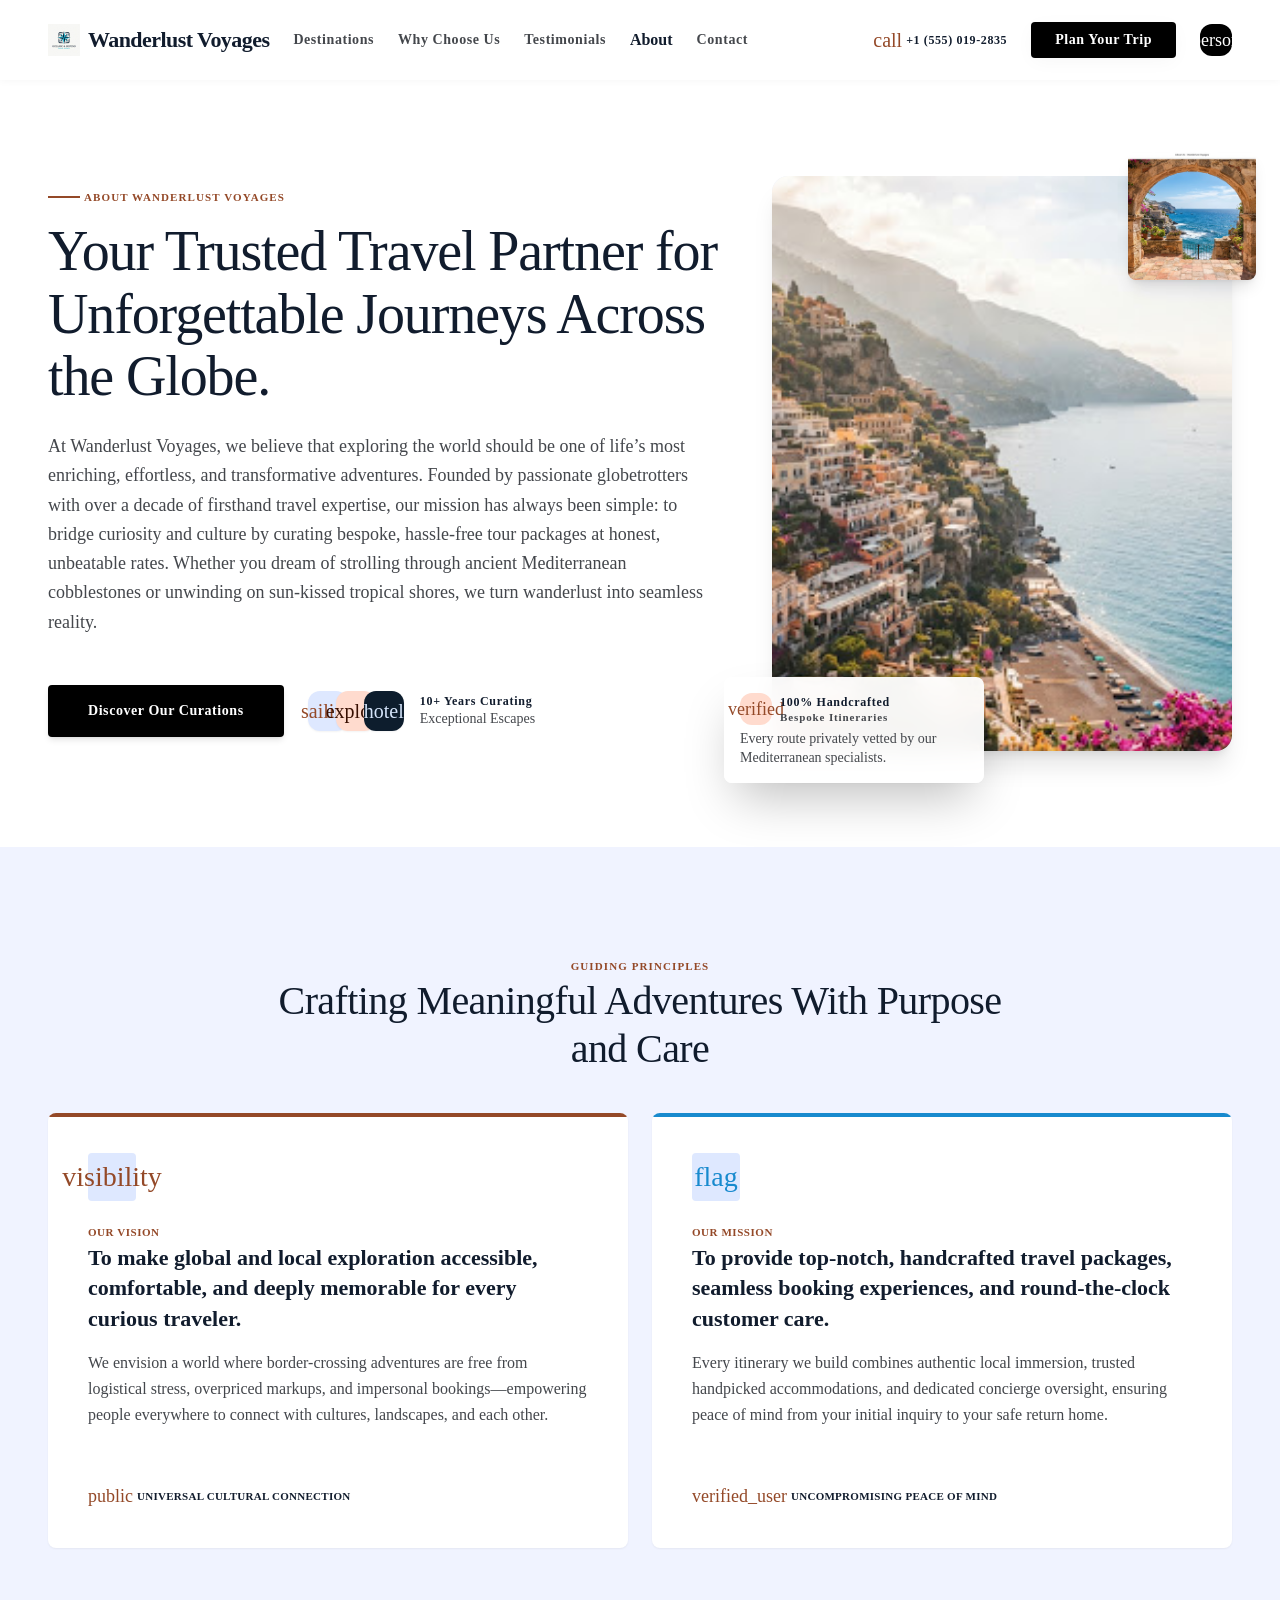
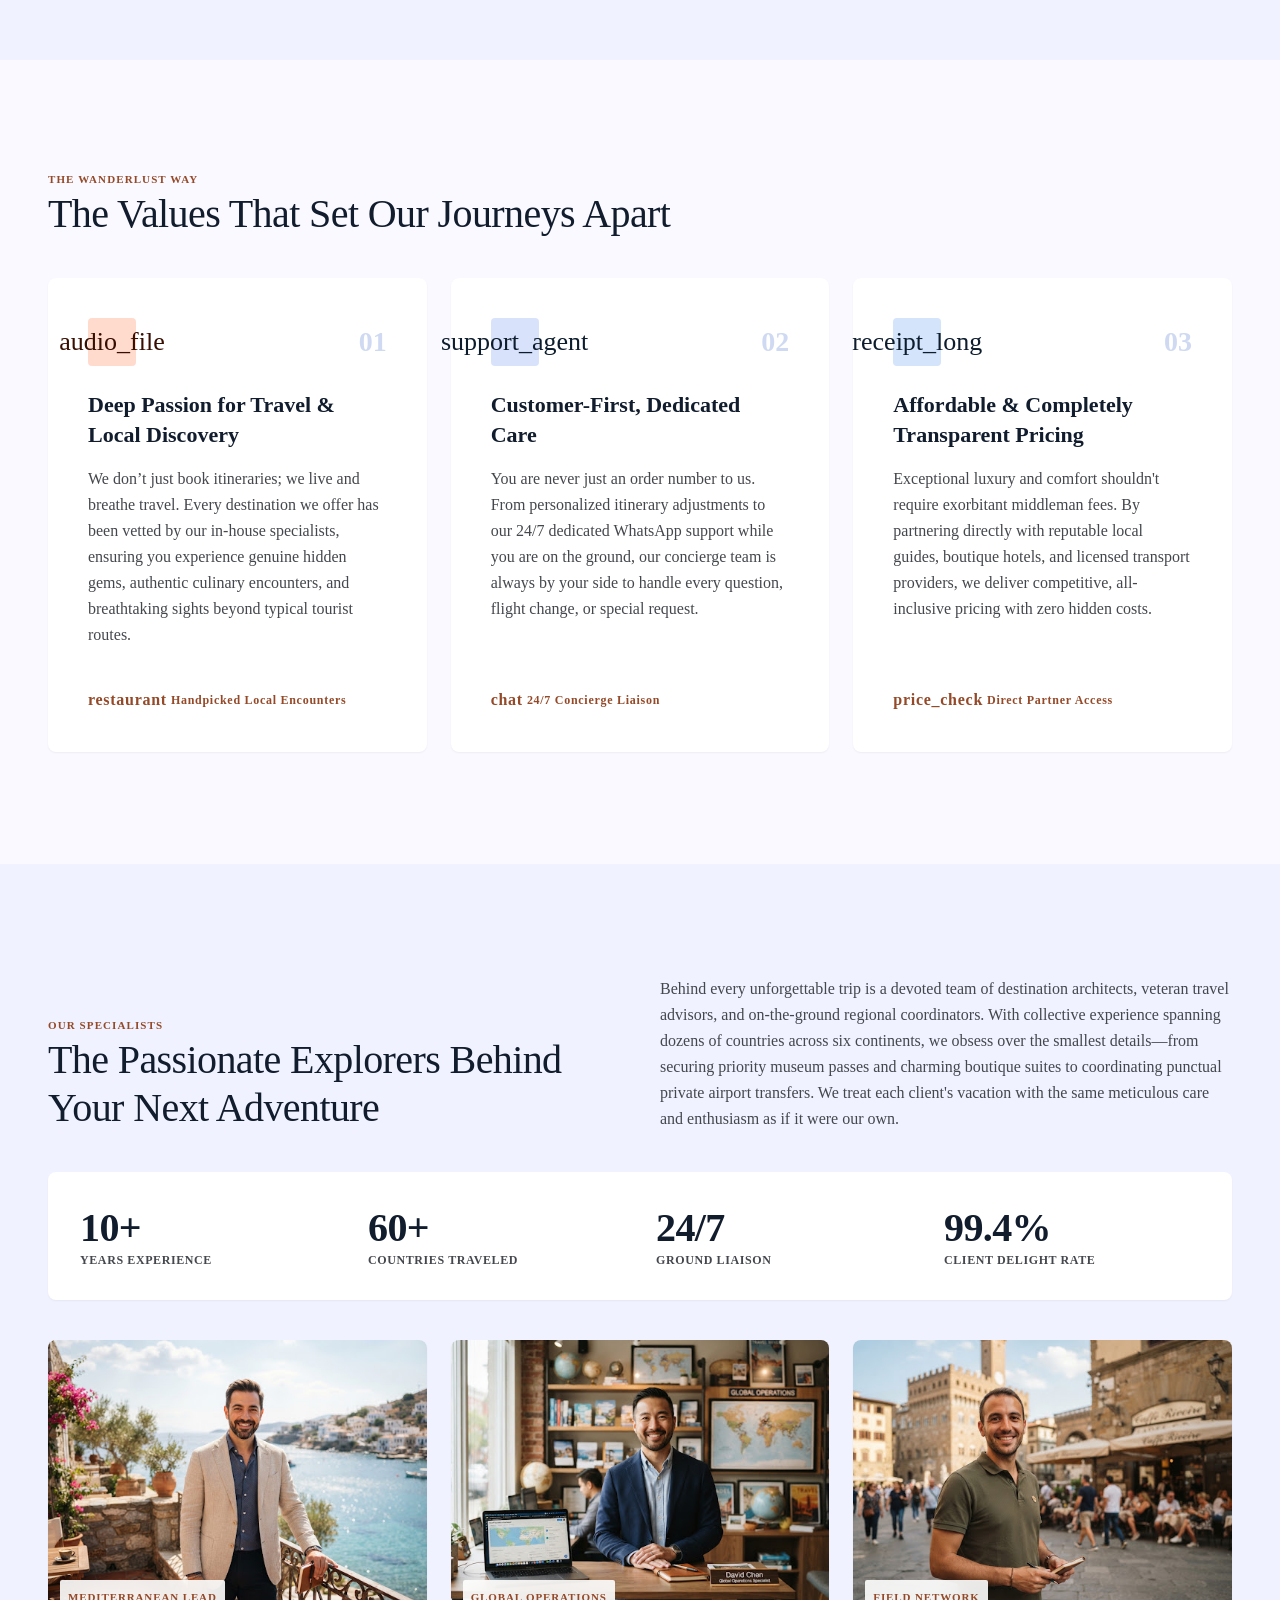
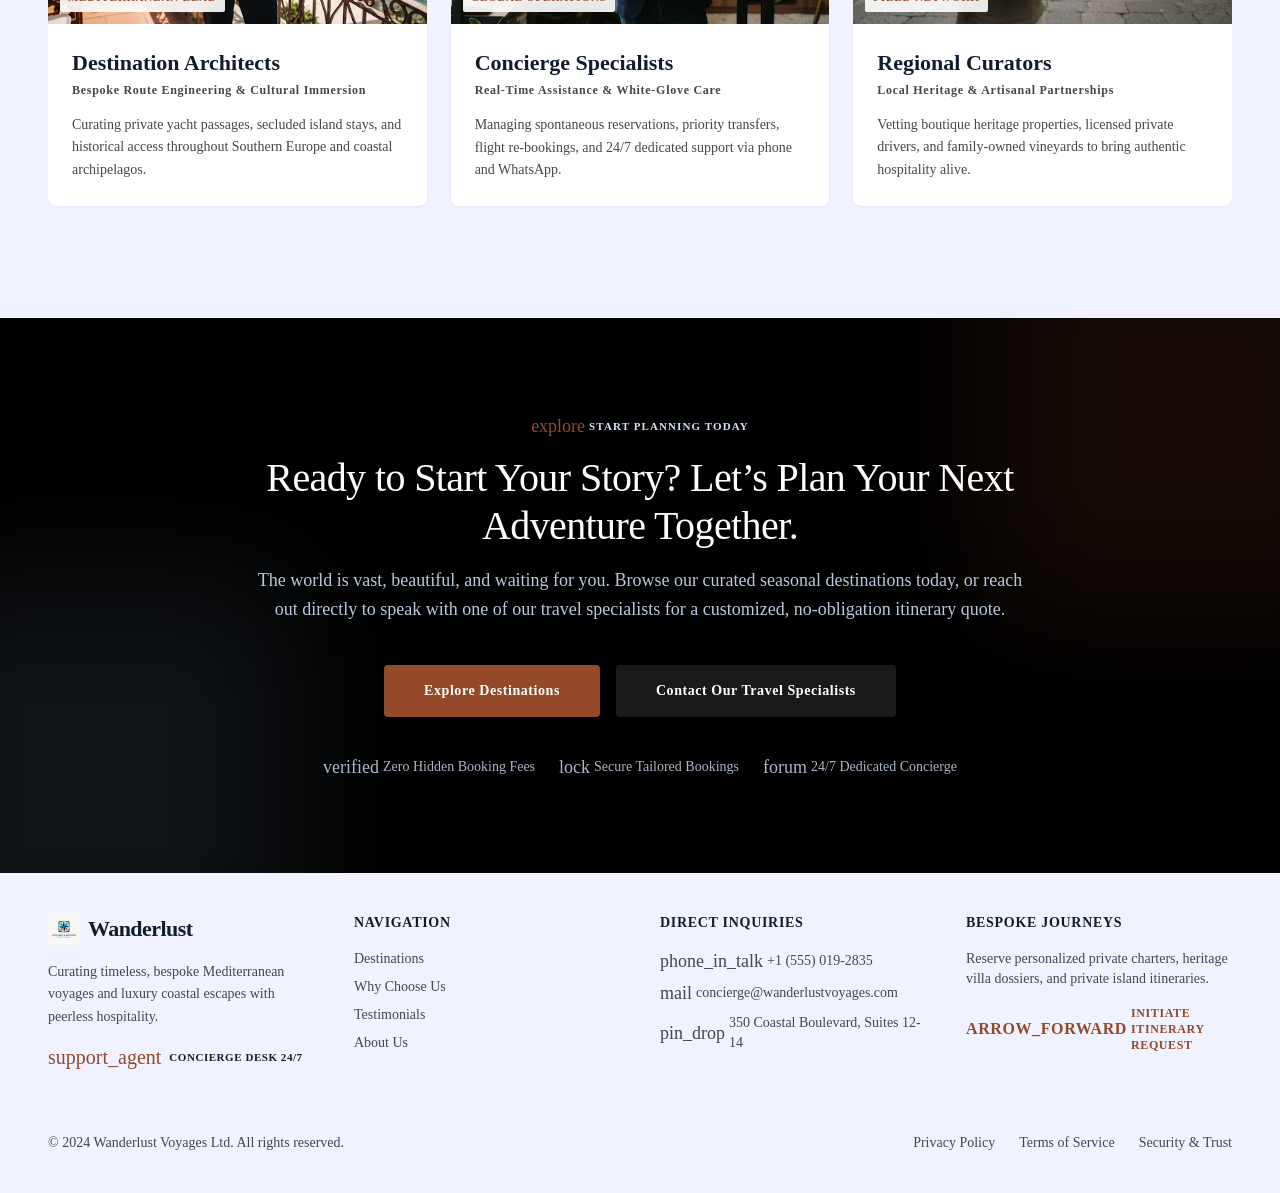
<file: assists/Stitch - Projects_files/frame(1).html>
<!DOCTYPE html>
<!-- saved from url=(0053)https://36359181242758377.stitched.dev/frame.html?v=3 -->
<html lang="en"><head><meta http-equiv="Content-Type" content="text/html; charset=UTF-8"><meta content="width=device-width, initial-scale=1.0" name="viewport"><meta content="web_standard" name="shell-type"><link href="./css2(5)" rel="stylesheet"><link href="https://fonts.googleapis.com/" rel="preconnect"><link crossorigin="" href="https://fonts.gstatic.com/" rel="preconnect"><link href="./css2(6)" rel="stylesheet">
<link href="./css2(7)" rel="stylesheet">
<link href="./css2(7)" rel="stylesheet"><style>@layer base{html,body{margin:0;padding:0;}body{overscroll-behavior:none;}main>:first-child{margin-top:0!important;}main>:last-child{margin-bottom:0!important;}}::-webkit-scrollbar{display:none;}</style><script src="./saved_resource"></script><script id="tailwind-config">tailwind.config={darkMode:"class",theme:{extend:{colors:{"inverse-surface":"#263143","tertiary":"#000000","on-primary-fixed-variant":"#39485a","on-secondary-container":"#773314","surface-variant":"#d8e3fb","surface-container-low":"#f0f3ff","surface-container-high":"#dee8ff","secondary-fixed":"#ffdbce","tertiary-fixed-dim":"#93ccff","outline-variant":"#c4c6cd","on-tertiary-fixed-variant":"#004b73","on-secondary":"#ffffff","primary-fixed":"#d4e4fa","on-surface":"#111c2d","on-secondary-fixed":"#370e00","on-tertiary":"#ffffff","secondary":"#944928","error-container":"#ffdad6","on-tertiary-fixed":"#001d31","surface":"#f9f9ff","tertiary-fixed":"#cce5ff","surface-dim":"#cfdaf2","surface-container-highest":"#d8e3fb","inverse-on-surface":"#ecf1ff","on-error":"#ffffff","surface-container-lowest":"#ffffff","on-secondary-fixed-variant":"#763213","surface-container":"#e7eeff","error":"#ba1a1a","on-primary":"#ffffff","tertiary-container":"#001d31","surface-tint":"#516072","on-background":"#111c2d","secondary-fixed-dim":"#ffb598","inverse-primary":"#b8c8de","on-primary-fixed":"#0d1d2d","primary-container":"#0d1d2d","on-primary-container":"#768599","primary":"#000000","outline":"#74777d","primary-fixed-dim":"#b8c8de","on-tertiary-container":"#188ace","secondary-container":"#fe9e76","on-surface-variant":"#44474c","surface-bright":"#f9f9ff","on-error-container":"#93000a","background":"#f9f9ff"},borderRadius:{DEFAULT:"0.125rem",lg:"0.25rem",xl:"0.5rem",full:"0.75rem"},spacing:{"space-sm":"0.5rem","space-xs":"0.25rem","space-xl":"2.5rem",gutter:"1.5rem","margin-mobile":"1.25rem","space-md":"1rem","gutter-mobile":"1rem","space-lg":"1.5rem",margin:"3rem"},fontFamily:{"headline-lg":["Noto Serif"],"label-md":["Plus Jakarta Sans"],"body-lg":["Plus Jakarta Sans"],"body-sm":["Plus Jakarta Sans"],"headline-sm":["Noto Serif"],"body-md":["Plus Jakarta Sans"],"headline-lg-mobile":["Noto Serif"],"label-lg":["Plus Jakarta Sans"],"display-lg":["Noto Serif"],"headline-md":["Noto Serif"],"label-sm":["Plus Jakarta Sans"],"display-lg-mobile":["Noto Serif"]},fontSize:{"headline-lg":["40px",{lineHeight:"48px",letterSpacing:"-0.015em",fontWeight:"500"}],"label-md":["12px",{lineHeight:"16px",letterSpacing:"0.06em",fontWeight:"600"}],"body-lg":["18px",{lineHeight:"28px",fontWeight:"400"}],"body-sm":["14px",{lineHeight:"20px",fontWeight:"400"}],"headline-sm":["22px",{lineHeight:"30px",fontWeight:"600"}],"body-md":["16px",{lineHeight:"24px",fontWeight:"400"}],"headline-lg-mobile":["30px",{lineHeight:"38px",letterSpacing:"-0.01em",fontWeight:"500"}],"label-lg":["14px",{lineHeight:"20px",letterSpacing:"0.04em",fontWeight:"600"}],"display-lg":["56px",{lineHeight:"64px",letterSpacing:"-0.02em",fontWeight:"400"}],"headline-md":["28px",{lineHeight:"36px",fontWeight:"500"}],"label-sm":["11px",{lineHeight:"14px",letterSpacing:"0.08em",fontWeight:"700"}],"display-lg-mobile":["38px",{lineHeight:"46px",letterSpacing:"-0.01em",fontWeight:"400"}]}}}}</script><style data-stitch-injected="">
  /* Hide scrollbars on ALL elements (Webkit) */
  *::-webkit-scrollbar {
    display: none;
  }

  /* Hide scrollbars on ALL elements (Firefox) */
  * {
    scrollbar-width: none;
  }

  /* Suppress horizontal overflow and legacy IE/Edge */
  html, body {
    overflow-x: clip !important;
    -ms-overflow-style: none;
    min-height: auto !important;
  }

  /* Global text selection highlight color override inside all iframe modes */
  ::selection {
    background-color: rgba(96, 86, 240, 0.3) !important;
    color: inherit !important;
  }
  ::-moz-selection {
    background-color: rgba(96, 86, 240, 0.3) !important;
    color: inherit !important;
  }

  /* Suppress browser default focus outlines and box-shadow glows globally */
  *:focus, *:focus-visible {
    outline: none !important;
    box-shadow: none !important;
  }
</style><script data-stitch-injected="">(function Mr(){window.addEventListener(`message`,async function(e){let t=e.data;if(!t||t.type!==`capture_screenshot`||e.source!==window.parent)return;let n=t.requestId,r=t.captureEngineSource,i=t.options||{},a=window.innerWidth,o=window.innerHeight,s=window.scrollX,c=window.scrollY,l=document.documentElement,u=l.style.width,d=l.style.height,f=l.style.overflow,p=l.style.position;try{if(!window.snapdom&&r){let e=document.createElement(`script`);e.setAttribute(`data-stitch-injected`,``),e.textContent=r,document.head.appendChild(e)}let e=window.snapdom;if(!e){window.parent.postMessage({type:`screenshot_error`,requestId:n,errorCode:`CAPTURE_ENGINE_UNAVAILABLE`,error:`Capture engine not available. Ensure source is sent with the capture request.`},`*`);return}let t=i.exclude||[`[data-stitch-injected]`];window.scrollTo(0,0),l.style.width=a+`px`,l.style.height=o+`px`,l.style.overflow=`hidden`,l.style.position=`relative`;let u=await(await e(document.documentElement,{exclude:t,embedFonts:!0,scale:i.scale||1,plugins:[{name:`stitch-viewport-clip`,afterClone:function(e){let t=e.clone;if(!(t instanceof HTMLElement))return;t.style.position=`relative`,t.style.width=a+`px`,t.style.height=o+`px`,t.style.overflow=`hidden`;let n=[],r=t.querySelectorAll(`*`);for(let e=0;e<r.length;e++){let t=r[e];t instanceof HTMLElement&&(t.style.position||(t.__snapdomComputedStyle||window.getComputedStyle(t)).position)===`fixed`&&n.push(t)}if(s!==0||c!==0){let e=t.querySelector(`body`);e&&(e.style.marginTop=-c+`px`,e.style.marginLeft=-s+`px`)}for(let e=0;e<n.length;e++)n[e].style.position=`absolute`,t.appendChild(n[e])}}]})).toCanvas({width:a,height:o}),d=i.format||`image/jpeg`,f=i.quality??.8,p=u.toDataURL(d,f);window.parent.postMessage({type:`screenshot_captured`,requestId:n,dataUrl:p,width:a,height:o},`*`)}catch(e){window.parent.postMessage({type:`screenshot_error`,requestId:n,error:e instanceof Error?e.message:String(e)},`*`)}finally{l.style.width=u,l.style.height=d,l.style.overflow=f,l.style.position=p,window.scrollTo(s,c)}})})();</script><script data-stitch-injected="">(function Fr(){let e=`__stitch-highlight-css`,t=`stitch-highlight-element`,n=null;function r(){if(document.getElementById(e))return;let n=document.createElement(`style`);n.id=e,n.textContent=[`@keyframes stitch-highlight-pulse {`,`  0%, 100% { box-shadow: 0 0 0 3px rgba(113,105,237,0.8), 0 0 12px 4px rgba(113,105,237,0.3); }`,`  50%      { box-shadow: 0 0 0 3px rgba(113,105,237,0.4), 0 0 6px 2px rgba(113,105,237,0.15); }`,`}`,`.`+t+` {`,`  outline: 3px solid rgba(113,105,237,0.8) !important;`,`  outline-offset: 2px !important;`,`  animation: stitch-highlight-pulse 1.5s ease-in-out infinite !important;`,`  border-radius: inherit;`,`}`].join(`
`),document.head.appendChild(n)}function i(e){let t=e.toLowerCase().trim(),n=document.createTreeWalker(document.body,NodeFilter.SHOW_ELEMENT,null),r=null,i=-1,a=n.nextNode();for(;a;){if((a.textContent||``).trim().toLowerCase().includes(t)){let e=0,t=a.parentElement;for(;t;)e++,t=t.parentElement;e>i&&(i=e,r=a)}a=n.nextNode()}return r}function a(e){setTimeout(function(){let t=e.getBoundingClientRect(),n=window.innerWidth||1,r=window.innerHeight||1;window.parent.postMessage({type:`stitch:highlight-element-rect`,normalizedX:(t.left+t.width/2)/n,normalizedY:(t.top+t.height/2)/r,normalizedWidth:t.width/n,normalizedHeight:t.height/r},`*`)},400)}window.addEventListener(`message`,function(e){if(!e.data||e.data.type!==`stitch:highlight-element`)return;n&&=(n.classList.remove(t),null);let{text:o,selector:s}=e.data;if(!o&&!s)return;r();let c=null;if(o&&(c=i(o)),!c&&s)try{c=document.querySelector(s)}catch{}c&&(c.classList.add(t),c.scrollIntoView({behavior:`smooth`,block:`center`}),n=c,a(c))})})();</script><script data-stitch-injected="">(function Rr(){let e=0;window.onerror=function(){e++},window.addEventListener(`unhandledrejection`,function(){e++});let t=console.error;console.error=function(...n){e++,t.apply(console,n)};function n(e=`actual`){if(e===`scrollbox`)return document.documentElement.scrollHeight;let t=document.documentElement,n=document.body,r=n?.children;if(!r)return t.scrollHeight;let i=t.style.getPropertyValue(`height`),a=t.style.getPropertyPriority(`height`),o=t.style.getPropertyValue(`min-height`),s=t.style.getPropertyPriority(`min-height`),c=n.style.getPropertyValue(`height`),l=n.style.getPropertyPriority(`height`),u=n.style.getPropertyValue(`min-height`),d=n.style.getPropertyPriority(`min-height`),f=0;try{t.style.setProperty(`height`,`auto`,`important`),t.style.setProperty(`min-height`,`0px`,`important`),n.style.setProperty(`height`,`auto`,`important`),n.style.setProperty(`min-height`,`0px`,`important`);let e=0,i=0,a=0,o=(e,t)=>{if(t.display===`none`||t.visibility===`hidden`)return;let n=parseFloat(t.bottom),r=parseFloat(t.top);if(Number.isFinite(n)&&n>=0&&n<=48&&(!Number.isFinite(r)||r>n)){let t=e.getBoundingClientRect();if(t.height>0&&t.height<=200){let e=t.height+n;e>a&&(a=e)}}};for(let t=0;t<r.length;t++){let n=r[t];if(n.tagName===`SCRIPT`||n.tagName===`STYLE`||n.tagName===`LINK`||n.tagName===`META`||n.tagName===`TEMPLATE`||n.tagName===`NOSCRIPT`||n.hasAttribute(`data-stitch-injected`))continue;let a=window.getComputedStyle(n);if(a.display===`none`||a.visibility===`hidden`)continue;if(a.position===`fixed`){o(n,a);continue}let s=n.getBoundingClientRect().bottom+window.scrollY,c=Math.max(0,parseFloat(a.marginBottom)||0),l=Math.max(0,parseFloat(a.paddingBottom)||0),u=0,d=n.children;for(let e=0;e<d.length;e++){let t=d[e];if(t.tagName===`SCRIPT`||t.tagName===`STYLE`||t.tagName===`LINK`||t.tagName===`META`||t.tagName===`TEMPLATE`||t.tagName===`NOSCRIPT`||t.hasAttribute(`data-stitch-injected`))continue;let n=window.getComputedStyle(t);n.display!==`none`&&n.visibility!==`hidden`&&(n.position===`fixed`?o(t,n):n.position!==`absolute`&&(u=t.tagName===`MAIN`?Math.max(0,parseFloat(n.paddingBottom)||0)+Math.max(0,parseFloat(n.marginBottom)||0):0))}u>l&&(l=u);let f=s+c,p=Math.max(0,s-l);f>e&&(e=f),p>i&&(i=p)}if(e>0){let r=window.getComputedStyle(n),o=window.getComputedStyle(t),s=Math.max(0,parseFloat(r.paddingBottom)||0)+Math.max(0,parseFloat(r.borderBottomWidth)||0)+Math.max(0,parseFloat(o.paddingBottom)||0)+Math.max(0,parseFloat(o.borderBottomWidth)||0);f=Math.max(e+s,i+a)}}finally{i?t.style.setProperty(`height`,i,a):t.style.removeProperty(`height`),o?t.style.setProperty(`min-height`,o,s):t.style.removeProperty(`min-height`),c?n.style.setProperty(`height`,c,l):n.style.removeProperty(`height`),u?n.style.setProperty(`min-height`,u,d):n.style.removeProperty(`min-height`),t.getAttribute(`style`)?.trim()||t.removeAttribute(`style`),n.getAttribute(`style`)?.trim()||n.removeAttribute(`style`)}return f||t.scrollHeight}window.__stitchMeasureContentHeight=n,window.__stitchReportDimensions=function(t=`actual`){typeof window<`u`&&window.parent&&window.parent.postMessage({type:`stitch:content-dimensions`,height:n(t),errorCount:e},`*`)};function r(){typeof window<`u`&&window.__stitchReportDimensions?.(`actual`)}document.readyState===`loading`?document.addEventListener(`DOMContentLoaded`,()=>setTimeout(r,50)):setTimeout(r,50),window.addEventListener(`load`,()=>setTimeout(r,100)),document.addEventListener(`visibilitychange`,()=>{document.visibilityState===`visible`&&setTimeout(r,100)}),window.addEventListener(`message`,e=>{e.data?.type===`stitch:request-dimensions`&&setTimeout(r,50)})})();</script><style data-stitch-injected="">
  /* ─── Animation styles ─── */
  .stitch-anim-highlight {
    outline: 2px solid #6056f080;
    outline-offset: 2px;
    border-radius: 4px;
    transition: outline-color 0.4s ease;
  }
  .stitch-anim-highlight-fade {
    outline-color: transparent;
  }
  @keyframes stitch-anim-fade-in {
    from { opacity: 0; transform: translateY(6px); }
    to   { opacity: 1; transform: translateY(0); }
  }
  @keyframes stitch-anim-pure-fade-in {
    from { opacity: 0; }
    to   { opacity: 1; }
  }
  .stitch-anim-fade-in {
    animation: stitch-anim-fade-in 0.3s ease forwards;
  }

  /* ─── Drawing rectangle overlay ─── */
  .stitch-anim-draw-overlay {
    position: fixed;
    border: 2px solid #6056f099;
    border-radius: 6px;
    pointer-events: none;
    z-index: 998;
    clip-path: polygon(
      0% 0%, 0% 0%,
      0% 0%, 0% 0%,
      0% 0%, 0% 0%
    );
    animation: stitch-anim-draw-rect 0.4s cubic-bezier(0.22, 1, 0.36, 1) forwards;
  }
  @keyframes stitch-anim-draw-rect {
    0%   { clip-path: polygon(0% 0%, 0% 0%, 0% 0%, 0% 0%, 0% 0%, 0% 0%); }
    30%  { clip-path: polygon(0% 0%, 100% 0%, 100% 0%, 100% 0%, 0% 0%, 0% 0%); }
    55%  { clip-path: polygon(0% 0%, 100% 0%, 100% 100%, 100% 100%, 0% 0%, 0% 0%); }
    80%  { clip-path: polygon(0% 0%, 100% 0%, 100% 100%, 0% 100%, 0% 100%, 0% 0%); }
    100% { clip-path: polygon(0% 0%, 100% 0%, 100% 100%, 0% 100%, 0% 0%, 0% 0%); }
  }
  .stitch-anim-draw-overlay.fading {
    animation: stitch-anim-border-fade 0.5s ease forwards;
  }
  @keyframes stitch-anim-border-fade {
    to { opacity: 0; }
  }
  /* ─── Image reveal crossfade ─── */
  .stitch-anim-img-dimming {
    transition: opacity 0.2s ease !important;
    opacity: 0.15 !important;
  }
  .stitch-anim-img-revealing {
    transition: opacity 0.35s ease !important;
    opacity: 1 !important;
  }
  .stitch-anim-cursor::after {
    content: '|';
    font-weight: 100;
    animation: stitch-anim-blink 0.6s step-end infinite;
    color: #6056f0B3;
    margin-left: 1px;
  }
  @keyframes stitch-anim-blink {
    50% { opacity: 0; }
  }

  /* ─── AI Agent Cursor ─── */
  #stitch-agent-cursor {
    position: fixed;
    z-index: 9999;
    pointer-events: none;
    display: flex;
    align-items: flex-start;
    gap: 0px;
    transition: left 0.2s cubic-bezier(0.22, 1, 0.36, 1),
                top 0.2s cubic-bezier(0.22, 1, 0.36, 1),
                opacity 0.25s ease;
    opacity: 0;
    filter: drop-shadow(0 2px 4px rgba(0,0,0,0.18));
  }
  #stitch-agent-cursor.working {
    animation: stitch-anim-wobble 0.8s ease-in-out infinite;
  }
  #stitch-agent-cursor.drawing {
    animation: none;
    transition: left 0.12s linear, top 0.12s linear, opacity 0.25s ease;
  }
  @keyframes stitch-anim-wobble {
    0%, 100% { transform: translate(0, 0) rotate(0deg); }
    25%  { transform: translate(1px, -1px) rotate(2deg); }
    50%  { transform: translate(-1px, 1px) rotate(-1deg); }
    75%  { transform: translate(1px, 0px) rotate(1deg); }
  }
  #stitch-agent-cursor .cursor-pointer {
    display: block;
  }
  #stitch-agent-cursor .cursor-text,
  #stitch-agent-cursor .cursor-paint {
    display: none;
  }
  #stitch-agent-cursor.text-mode .cursor-pointer,
  #stitch-agent-cursor.text-mode .cursor-paint {
    display: none;
  }
  #stitch-agent-cursor.text-mode .cursor-text {
    display: block;
  }
  #stitch-agent-cursor.paint-mode .cursor-pointer,
  #stitch-agent-cursor.paint-mode .cursor-text {
    display: none;
  }
  #stitch-agent-cursor.paint-mode .cursor-paint {
    display: block;
  }
  #stitch-cursor-label {
    margin-top: 14px;
    margin-left: -3px;
    filter: drop-shadow(0 4px 6px rgba(0,0,0,0.15));
  }

  /* ─── Active Element Indicator (Multi-Select Outline & Aurora Glow) ─── */
  @keyframes stitch-aurora-sweep {
    0%, 100% {
      background-position: 0% 50%;
    }
    50% {
      background-position: 100% 50%;
    }
  }
  @keyframes stitch-indicator-pulse {
    0%, 100% {
      opacity: 1;
    }
    50% {
      opacity: 0.78;
    }
  }
  .stitch-active-indicator {
    position: absolute;
    box-sizing: border-box;
    border-style: solid;
    border-color: #6056f0;
    background: transparent;
    pointer-events: none;
    z-index: 2;
  }
  .stitch-active-indicator.stitch-aurora,
  .stitch-active-indicator:not([data-stitch-indicator="pending"]) {
    border: none !important;
    border-radius: 4px;
    background: linear-gradient(
      135deg,
      rgba(145, 84, 231, 0.10),
      rgba(96, 86, 240, 0.08),
      rgba(64, 217, 198, 0.08),
      rgba(66, 133, 244, 0.10)
    );
    box-shadow: 0 2px 12px rgba(96, 86, 240, 0.22);
    animation: stitch-indicator-pulse 3s ease-in-out infinite;
    pointer-events: auto;
    cursor: not-allowed;
    z-index: 3;
  }
  .stitch-active-indicator.stitch-aurora::before,
  .stitch-active-indicator.stitch-aurora::after,
  .stitch-active-indicator:not([data-stitch-indicator="pending"])::before,
  .stitch-active-indicator:not([data-stitch-indicator="pending"])::after {
    content: '';
    position: absolute;
    border-radius: inherit;
    background: linear-gradient(
      120deg,
      #9154E7 0%,
      #6056F0 25%,
      #40D9C6 50%,
      #4285F4 75%,
      #9154E7 100%
    );
    background-size: 300% 300%;
    animation: stitch-aurora-sweep 4s linear infinite;
    -webkit-mask: linear-gradient(#fff 0 0) content-box, linear-gradient(#fff 0 0);
    -webkit-mask-composite: xor;
    mask: linear-gradient(#fff 0 0) content-box, linear-gradient(#fff 0 0);
    mask-composite: exclude;
    pointer-events: none;
  }
  .stitch-active-indicator.stitch-aurora::before,
  .stitch-active-indicator:not([data-stitch-indicator="pending"])::before {
    inset: 0;
    padding: 2px;
  }
  .stitch-active-indicator.stitch-aurora::after,
  .stitch-active-indicator:not([data-stitch-indicator="pending"])::after {
    inset: -3px;
    padding: 3px;
    filter: blur(6px);
    opacity: 0.55;
  }
</style><style>*, ::before, ::after{--tw-border-spacing-x:0;--tw-border-spacing-y:0;--tw-translate-x:0;--tw-translate-y:0;--tw-rotate:0;--tw-skew-x:0;--tw-skew-y:0;--tw-scale-x:1;--tw-scale-y:1;--tw-pan-x: ;--tw-pan-y: ;--tw-pinch-zoom: ;--tw-scroll-snap-strictness:proximity;--tw-gradient-from-position: ;--tw-gradient-via-position: ;--tw-gradient-to-position: ;--tw-ordinal: ;--tw-slashed-zero: ;--tw-numeric-figure: ;--tw-numeric-spacing: ;--tw-numeric-fraction: ;--tw-ring-inset: ;--tw-ring-offset-width:0px;--tw-ring-offset-color:#fff;--tw-ring-color:rgb(59 130 246 / 0.5);--tw-ring-offset-shadow:0 0 #0000;--tw-ring-shadow:0 0 #0000;--tw-shadow:0 0 #0000;--tw-shadow-colored:0 0 #0000;--tw-blur: ;--tw-brightness: ;--tw-contrast: ;--tw-grayscale: ;--tw-hue-rotate: ;--tw-invert: ;--tw-saturate: ;--tw-sepia: ;--tw-drop-shadow: ;--tw-backdrop-blur: ;--tw-backdrop-brightness: ;--tw-backdrop-contrast: ;--tw-backdrop-grayscale: ;--tw-backdrop-hue-rotate: ;--tw-backdrop-invert: ;--tw-backdrop-opacity: ;--tw-backdrop-saturate: ;--tw-backdrop-sepia: ;--tw-contain-size: ;--tw-contain-layout: ;--tw-contain-paint: ;--tw-contain-style: }::backdrop{--tw-border-spacing-x:0;--tw-border-spacing-y:0;--tw-translate-x:0;--tw-translate-y:0;--tw-rotate:0;--tw-skew-x:0;--tw-skew-y:0;--tw-scale-x:1;--tw-scale-y:1;--tw-pan-x: ;--tw-pan-y: ;--tw-pinch-zoom: ;--tw-scroll-snap-strictness:proximity;--tw-gradient-from-position: ;--tw-gradient-via-position: ;--tw-gradient-to-position: ;--tw-ordinal: ;--tw-slashed-zero: ;--tw-numeric-figure: ;--tw-numeric-spacing: ;--tw-numeric-fraction: ;--tw-ring-inset: ;--tw-ring-offset-width:0px;--tw-ring-offset-color:#fff;--tw-ring-color:rgb(59 130 246 / 0.5);--tw-ring-offset-shadow:0 0 #0000;--tw-ring-shadow:0 0 #0000;--tw-shadow:0 0 #0000;--tw-shadow-colored:0 0 #0000;--tw-blur: ;--tw-brightness: ;--tw-contrast: ;--tw-grayscale: ;--tw-hue-rotate: ;--tw-invert: ;--tw-saturate: ;--tw-sepia: ;--tw-drop-shadow: ;--tw-backdrop-blur: ;--tw-backdrop-brightness: ;--tw-backdrop-contrast: ;--tw-backdrop-grayscale: ;--tw-backdrop-hue-rotate: ;--tw-backdrop-invert: ;--tw-backdrop-opacity: ;--tw-backdrop-saturate: ;--tw-backdrop-sepia: ;--tw-contain-size: ;--tw-contain-layout: ;--tw-contain-paint: ;--tw-contain-style: }/* ! tailwindcss v3.4.17 | MIT License | https://tailwindcss.com */*,::after,::before{box-sizing:border-box;border-width:0;border-style:solid;border-color:#e5e7eb}::after,::before{--tw-content:''}:host,html{line-height:1.5;-webkit-text-size-adjust:100%;-moz-tab-size:4;tab-size:4;font-family:ui-sans-serif, system-ui, sans-serif, "Apple Color Emoji", "Segoe UI Emoji", "Segoe UI Symbol", "Noto Color Emoji";font-feature-settings:normal;font-variation-settings:normal;-webkit-tap-highlight-color:transparent}body{margin:0;line-height:inherit}hr{height:0;color:inherit;border-top-width:1px}abbr:where([title]){-webkit-text-decoration:underline dotted;text-decoration:underline dotted}h1,h2,h3,h4,h5,h6{font-size:inherit;font-weight:inherit}a{color:inherit;text-decoration:inherit}b,strong{font-weight:bolder}code,kbd,pre,samp{font-family:ui-monospace, SFMono-Regular, Menlo, Monaco, Consolas, "Liberation Mono", "Courier New", monospace;font-feature-settings:normal;font-variation-settings:normal;font-size:1em}small{font-size:80%}sub,sup{font-size:75%;line-height:0;position:relative;vertical-align:baseline}sub{bottom:-.25em}sup{top:-.5em}table{text-indent:0;border-color:inherit;border-collapse:collapse}button,input,optgroup,select,textarea{font-family:inherit;font-feature-settings:inherit;font-variation-settings:inherit;font-size:100%;font-weight:inherit;line-height:inherit;letter-spacing:inherit;color:inherit;margin:0;padding:0}button,select{text-transform:none}button,input:where([type=button]),input:where([type=reset]),input:where([type=submit]){-webkit-appearance:button;background-color:transparent;background-image:none}:-moz-focusring{outline:auto}:-moz-ui-invalid{box-shadow:none}progress{vertical-align:baseline}::-webkit-inner-spin-button,::-webkit-outer-spin-button{height:auto}[type=search]{-webkit-appearance:textfield;outline-offset:-2px}::-webkit-search-decoration{-webkit-appearance:none}::-webkit-file-upload-button{-webkit-appearance:button;font:inherit}summary{display:list-item}blockquote,dd,dl,figure,h1,h2,h3,h4,h5,h6,hr,p,pre{margin:0}fieldset{margin:0;padding:0}legend{padding:0}menu,ol,ul{list-style:none;margin:0;padding:0}dialog{padding:0}textarea{resize:vertical}input::placeholder,textarea::placeholder{opacity:1;color:#9ca3af}[role=button],button{cursor:pointer}:disabled{cursor:default}audio,canvas,embed,iframe,img,object,svg,video{display:block;vertical-align:middle}img,video{max-width:100%;height:auto}[hidden]:where(:not([hidden=until-found])){display:none}.pointer-events-none{pointer-events:none}.fixed{position:fixed}.absolute{position:absolute}.relative{position:relative}.-bottom-24{bottom:-6rem}.-bottom-8{bottom:-2rem}.-left-24{left:-6rem}.-left-8{left:-2rem}.-right-24{right:-6rem}.-right-6{right:-1.5rem}.-top-24{top:-6rem}.-top-6{top:-1.5rem}.bottom-3{bottom:0.75rem}.left-0{left:0px}.left-3{left:0.75rem}.right-0{right:0px}.top-0{top:0px}.z-10{z-index:10}.z-50{z-index:50}.mx-auto{margin-left:auto;margin-right:auto}.mb-1{margin-bottom:0.25rem}.mb-space-lg{margin-bottom:1.5rem}.mb-space-md{margin-bottom:1rem}.mb-space-xl{margin-bottom:2.5rem}.mb-space-xs{margin-bottom:0.25rem}.mt-space-lg{margin-top:1.5rem}.mt-space-xl{margin-top:2.5rem}.block{display:block}.flex{display:flex}.inline-flex{display:inline-flex}.grid{display:grid}.hidden{display:none}.aspect-\[4\/3\]{aspect-ratio:4/3}.aspect-\[4\/5\]{aspect-ratio:4/5}.h-1{height:0.25rem}.h-10{height:2.5rem}.h-12{height:3rem}.h-20{height:5rem}.h-32{height:8rem}.h-8{height:2rem}.h-96{height:24rem}.h-\[2px\]{height:2px}.h-full{height:100%}.min-h-\[calc\(1024px-5rem\)\]{min-height:calc(1024px - 5rem)}.w-10{width:2.5rem}.w-12{width:3rem}.w-32{width:8rem}.w-8{width:2rem}.w-96{width:24rem}.w-auto{width:auto}.w-full{width:100%}.max-w-2xl{max-width:42rem}.max-w-3xl{max-width:48rem}.max-w-\[1280px\]{max-width:1280px}.max-w-\[260px\]{max-width:260px}.max-w-\[460px\]{max-width:460px}.cursor-pointer{cursor:pointer}.cursor-text{cursor:text}.grid-cols-1{grid-template-columns:repeat(1, minmax(0, 1fr))}.grid-cols-2{grid-template-columns:repeat(2, minmax(0, 1fr))}.flex-col{flex-direction:column}.flex-wrap{flex-wrap:wrap}.items-end{align-items:flex-end}.items-center{align-items:center}.justify-center{justify-content:center}.justify-between{justify-content:space-between}.gap-space-lg{gap:1.5rem}.gap-space-md{gap:1rem}.gap-space-sm{gap:0.5rem}.gap-space-xl{gap:2.5rem}.gap-space-xs{gap:0.25rem}.-space-x-3 > :not([hidden]) ~ :not([hidden]){--tw-space-x-reverse:0;margin-right:calc(-0.75rem * var(--tw-space-x-reverse));margin-left:calc(-0.75rem * calc(1 - var(--tw-space-x-reverse)))}.overflow-hidden{overflow:hidden}.rounded{border-radius:0.125rem}.rounded-2xl{border-radius:1rem}.rounded-full{border-radius:0.75rem}.rounded-lg{border-radius:0.25rem}.rounded-xl{border-radius:0.5rem}.bg-on-tertiary-container{--tw-bg-opacity:1;background-color:rgb(24 138 206 / var(--tw-bg-opacity, 1))}.bg-primary{--tw-bg-opacity:1;background-color:rgb(0 0 0 / var(--tw-bg-opacity, 1))}.bg-primary-container{--tw-bg-opacity:1;background-color:rgb(13 29 45 / var(--tw-bg-opacity, 1))}.bg-primary-fixed{--tw-bg-opacity:1;background-color:rgb(212 228 250 / var(--tw-bg-opacity, 1))}.bg-secondary{--tw-bg-opacity:1;background-color:rgb(148 73 40 / var(--tw-bg-opacity, 1))}.bg-secondary-fixed{--tw-bg-opacity:1;background-color:rgb(255 219 206 / var(--tw-bg-opacity, 1))}.bg-secondary\/15{background-color:rgb(148 73 40 / 0.15)}.bg-surface{--tw-bg-opacity:1;background-color:rgb(249 249 255 / var(--tw-bg-opacity, 1))}.bg-surface-container{--tw-bg-opacity:1;background-color:rgb(231 238 255 / var(--tw-bg-opacity, 1))}.bg-surface-container-high{--tw-bg-opacity:1;background-color:rgb(222 232 255 / var(--tw-bg-opacity, 1))}.bg-surface-container-low{--tw-bg-opacity:1;background-color:rgb(240 243 255 / var(--tw-bg-opacity, 1))}.bg-surface-container-lowest{--tw-bg-opacity:1;background-color:rgb(255 255 255 / var(--tw-bg-opacity, 1))}.bg-surface-container-lowest\/10{background-color:rgb(255 255 255 / 0.1)}.bg-surface-container-lowest\/90{background-color:rgb(255 255 255 / 0.9)}.bg-surface-container-lowest\/95{background-color:rgb(255 255 255 / 0.95)}.bg-surface-tint\/20{background-color:rgb(81 96 114 / 0.2)}.bg-surface-variant{--tw-bg-opacity:1;background-color:rgb(216 227 251 / var(--tw-bg-opacity, 1))}.object-contain{object-fit:contain}.object-cover{object-fit:cover}.p-space-lg{padding:1.5rem}.p-space-md{padding:1rem}.p-space-sm{padding:0.5rem}.p-space-xl{padding:2.5rem}.px-margin{padding-left:3rem;padding-right:3rem}.px-space-lg{padding-left:1.5rem;padding-right:1.5rem}.px-space-sm{padding-left:0.5rem;padding-right:0.5rem}.px-space-xl{padding-left:2.5rem;padding-right:2.5rem}.py-1{padding-top:0.25rem;padding-bottom:0.25rem}.py-space-md{padding-top:1rem;padding-bottom:1rem}.py-space-sm{padding-top:0.5rem;padding-bottom:0.5rem}.py-space-xl{padding-top:2.5rem;padding-bottom:2.5rem}.pb-space-xl{padding-bottom:2.5rem}.pl-2{padding-left:0.5rem}.pt-20{padding-top:5rem}.pt-space-lg{padding-top:1.5rem}.pt-space-md{padding-top:1rem}.pt-space-sm{padding-top:0.5rem}.pt-space-xl{padding-top:2.5rem}.text-center{text-align:center}.font-body-lg{font-family:Plus Jakarta Sans}.font-body-md{font-family:Plus Jakarta Sans}.font-body-sm{font-family:Plus Jakarta Sans}.font-display-lg{font-family:Noto Serif}.font-headline-lg{font-family:Noto Serif}.font-headline-md{font-family:Noto Serif}.font-headline-sm{font-family:Noto Serif}.font-label-lg{font-family:Plus Jakarta Sans}.font-label-md{font-family:Plus Jakarta Sans}.font-label-sm{font-family:Plus Jakarta Sans}.text-\[16px\]{font-size:16px}.text-\[18px\]{font-size:18px}.text-\[20px\]{font-size:20px}.text-\[26px\]{font-size:26px}.text-\[28px\]{font-size:28px}.text-body-lg{font-size:18px;line-height:28px;font-weight:400}.text-body-md{font-size:16px;line-height:24px;font-weight:400}.text-body-sm{font-size:14px;line-height:20px;font-weight:400}.text-display-lg{font-size:56px;line-height:64px;letter-spacing:-0.02em;font-weight:400}.text-headline-lg{font-size:40px;line-height:48px;letter-spacing:-0.015em;font-weight:500}.text-headline-md{font-size:28px;line-height:36px;font-weight:500}.text-headline-sm{font-size:22px;line-height:30px;font-weight:600}.text-label-lg{font-size:14px;line-height:20px;letter-spacing:0.04em;font-weight:600}.text-label-md{font-size:12px;line-height:16px;letter-spacing:0.06em;font-weight:600}.text-label-sm{font-size:11px;line-height:14px;letter-spacing:0.08em;font-weight:700}.font-bold{font-weight:700}.font-semibold{font-weight:600}.uppercase{text-transform:uppercase}.leading-\[1\.12\]{line-height:1.12}.leading-relaxed{line-height:1.625}.leading-snug{line-height:1.375}.tracking-tight{letter-spacing:-0.025em}.tracking-wide{letter-spacing:0.025em}.tracking-wider{letter-spacing:0.05em}.tracking-widest{letter-spacing:0.1em}.text-inverse-primary{--tw-text-opacity:1;color:rgb(184 200 222 / var(--tw-text-opacity, 1))}.text-on-primary{--tw-text-opacity:1;color:rgb(255 255 255 / var(--tw-text-opacity, 1))}.text-on-primary-fixed{--tw-text-opacity:1;color:rgb(13 29 45 / var(--tw-text-opacity, 1))}.text-on-secondary{--tw-text-opacity:1;color:rgb(255 255 255 / var(--tw-text-opacity, 1))}.text-on-secondary-fixed{--tw-text-opacity:1;color:rgb(55 14 0 / var(--tw-text-opacity, 1))}.text-on-surface{--tw-text-opacity:1;color:rgb(17 28 45 / var(--tw-text-opacity, 1))}.text-on-surface-variant{--tw-text-opacity:1;color:rgb(68 71 76 / var(--tw-text-opacity, 1))}.text-on-tertiary-container{--tw-text-opacity:1;color:rgb(24 138 206 / var(--tw-text-opacity, 1))}.text-primary-fixed{--tw-text-opacity:1;color:rgb(212 228 250 / var(--tw-text-opacity, 1))}.text-secondary{--tw-text-opacity:1;color:rgb(148 73 40 / var(--tw-text-opacity, 1))}.text-surface-dim{--tw-text-opacity:1;color:rgb(207 218 242 / var(--tw-text-opacity, 1))}.antialiased{-webkit-font-smoothing:antialiased;-moz-osx-font-smoothing:grayscale}.opacity-80{opacity:0.8}.shadow-2xl{--tw-shadow:0 25px 50px -12px rgb(0 0 0 / 0.25);--tw-shadow-colored:0 25px 50px -12px var(--tw-shadow-color);box-shadow:var(--tw-ring-offset-shadow, 0 0 #0000), var(--tw-ring-shadow, 0 0 #0000), var(--tw-shadow)}.shadow-\[0_1px_8px_rgba\(0\2c 0\2c 0\2c 0\.04\)\]{--tw-shadow:0 1px 8px rgba(0,0,0,0.04);--tw-shadow-colored:0 1px 8px var(--tw-shadow-color);box-shadow:var(--tw-ring-offset-shadow, 0 0 #0000), var(--tw-ring-shadow, 0 0 #0000), var(--tw-shadow)}.shadow-\[0_4px_20px_-2px_rgba\(11\2c 27\2c 43\2c 0\.04\)\]{--tw-shadow:0 4px 20px -2px rgba(11,27,43,0.04);--tw-shadow-colored:0 4px 20px -2px var(--tw-shadow-color);box-shadow:var(--tw-ring-offset-shadow, 0 0 #0000), var(--tw-ring-shadow, 0 0 #0000), var(--tw-shadow)}.shadow-lg{--tw-shadow:0 10px 15px -3px rgb(0 0 0 / 0.1), 0 4px 6px -4px rgb(0 0 0 / 0.1);--tw-shadow-colored:0 10px 15px -3px var(--tw-shadow-color), 0 4px 6px -4px var(--tw-shadow-color);box-shadow:var(--tw-ring-offset-shadow, 0 0 #0000), var(--tw-ring-shadow, 0 0 #0000), var(--tw-shadow)}.shadow-md{--tw-shadow:0 4px 6px -1px rgb(0 0 0 / 0.1), 0 2px 4px -2px rgb(0 0 0 / 0.1);--tw-shadow-colored:0 4px 6px -1px var(--tw-shadow-color), 0 2px 4px -2px var(--tw-shadow-color);box-shadow:var(--tw-ring-offset-shadow, 0 0 #0000), var(--tw-ring-shadow, 0 0 #0000), var(--tw-shadow)}.shadow-sm{--tw-shadow:0 1px 2px 0 rgb(0 0 0 / 0.05);--tw-shadow-colored:0 1px 2px 0 var(--tw-shadow-color);box-shadow:var(--tw-ring-offset-shadow, 0 0 #0000), var(--tw-ring-shadow, 0 0 #0000), var(--tw-shadow)}.shadow-xl{--tw-shadow:0 20px 25px -5px rgb(0 0 0 / 0.1), 0 8px 10px -6px rgb(0 0 0 / 0.1);--tw-shadow-colored:0 20px 25px -5px var(--tw-shadow-color), 0 8px 10px -6px var(--tw-shadow-color);box-shadow:var(--tw-ring-offset-shadow, 0 0 #0000), var(--tw-ring-shadow, 0 0 #0000), var(--tw-shadow)}.blur-3xl{--tw-blur:blur(64px);filter:var(--tw-blur) var(--tw-brightness) var(--tw-contrast) var(--tw-grayscale) var(--tw-hue-rotate) var(--tw-invert) var(--tw-saturate) var(--tw-sepia) var(--tw-drop-shadow)}.backdrop-blur-md{--tw-backdrop-blur:blur(12px);-webkit-backdrop-filter:var(--tw-backdrop-blur) var(--tw-backdrop-brightness) var(--tw-backdrop-contrast) var(--tw-backdrop-grayscale) var(--tw-backdrop-hue-rotate) var(--tw-backdrop-invert) var(--tw-backdrop-opacity) var(--tw-backdrop-saturate) var(--tw-backdrop-sepia);backdrop-filter:var(--tw-backdrop-blur) var(--tw-backdrop-brightness) var(--tw-backdrop-contrast) var(--tw-backdrop-grayscale) var(--tw-backdrop-hue-rotate) var(--tw-backdrop-invert) var(--tw-backdrop-opacity) var(--tw-backdrop-saturate) var(--tw-backdrop-sepia)}.backdrop-blur-sm{--tw-backdrop-blur:blur(4px);-webkit-backdrop-filter:var(--tw-backdrop-blur) var(--tw-backdrop-brightness) var(--tw-backdrop-contrast) var(--tw-backdrop-grayscale) var(--tw-backdrop-hue-rotate) var(--tw-backdrop-invert) var(--tw-backdrop-opacity) var(--tw-backdrop-saturate) var(--tw-backdrop-sepia);backdrop-filter:var(--tw-backdrop-blur) var(--tw-backdrop-brightness) var(--tw-backdrop-contrast) var(--tw-backdrop-grayscale) var(--tw-backdrop-hue-rotate) var(--tw-backdrop-invert) var(--tw-backdrop-opacity) var(--tw-backdrop-saturate) var(--tw-backdrop-sepia)}.backdrop-blur-xl{--tw-backdrop-blur:blur(24px);-webkit-backdrop-filter:var(--tw-backdrop-blur) var(--tw-backdrop-brightness) var(--tw-backdrop-contrast) var(--tw-backdrop-grayscale) var(--tw-backdrop-hue-rotate) var(--tw-backdrop-invert) var(--tw-backdrop-opacity) var(--tw-backdrop-saturate) var(--tw-backdrop-sepia);backdrop-filter:var(--tw-backdrop-blur) var(--tw-backdrop-brightness) var(--tw-backdrop-contrast) var(--tw-backdrop-grayscale) var(--tw-backdrop-hue-rotate) var(--tw-backdrop-invert) var(--tw-backdrop-opacity) var(--tw-backdrop-saturate) var(--tw-backdrop-sepia)}.transition-all{transition-property:all;transition-timing-function:cubic-bezier(0.4, 0, 0.2, 1);transition-duration:150ms}.transition-colors{transition-property:color, background-color, border-color, fill, stroke, -webkit-text-decoration-color;transition-property:color, background-color, border-color, text-decoration-color, fill, stroke;transition-property:color, background-color, border-color, text-decoration-color, fill, stroke, -webkit-text-decoration-color;transition-timing-function:cubic-bezier(0.4, 0, 0.2, 1);transition-duration:150ms}.transition-shadow{transition-property:box-shadow;transition-timing-function:cubic-bezier(0.4, 0, 0.2, 1);transition-duration:150ms}.transition-transform{transition-property:transform;transition-timing-function:cubic-bezier(0.4, 0, 0.2, 1);transition-duration:150ms}.duration-500{transition-duration:500ms}.hover\:bg-secondary:hover{--tw-bg-opacity:1;background-color:rgb(148 73 40 / var(--tw-bg-opacity, 1))}.hover\:bg-secondary-container:hover{--tw-bg-opacity:1;background-color:rgb(254 158 118 / var(--tw-bg-opacity, 1))}.hover\:bg-surface-container-lowest\/20:hover{background-color:rgb(255 255 255 / 0.2)}.hover\:text-on-secondary:hover{--tw-text-opacity:1;color:rgb(255 255 255 / var(--tw-text-opacity, 1))}.hover\:text-on-secondary-container:hover{--tw-text-opacity:1;color:rgb(119 51 20 / var(--tw-text-opacity, 1))}.hover\:text-on-surface:hover{--tw-text-opacity:1;color:rgb(17 28 45 / var(--tw-text-opacity, 1))}.hover\:text-secondary:hover{--tw-text-opacity:1;color:rgb(148 73 40 / var(--tw-text-opacity, 1))}.hover\:shadow-md:hover{--tw-shadow:0 4px 6px -1px rgb(0 0 0 / 0.1), 0 2px 4px -2px rgb(0 0 0 / 0.1);--tw-shadow-colored:0 4px 6px -1px var(--tw-shadow-color), 0 2px 4px -2px var(--tw-shadow-color);box-shadow:var(--tw-ring-offset-shadow, 0 0 #0000), var(--tw-ring-shadow, 0 0 #0000), var(--tw-shadow)}.group:hover .group-hover\:scale-105{--tw-scale-x:1.05;--tw-scale-y:1.05;transform:translate(var(--tw-translate-x), var(--tw-translate-y)) rotate(var(--tw-rotate)) skewX(var(--tw-skew-x)) skewY(var(--tw-skew-y)) scaleX(var(--tw-scale-x)) scaleY(var(--tw-scale-y))}@media (min-width: 640px){.sm\:block{display:block}.sm\:w-auto{width:auto}.sm\:flex-row{flex-direction:row}}@media (min-width: 768px){.md\:-left-12{left:-3rem}.md\:block{display:block}.md\:flex{display:flex}.md\:grid-cols-2{grid-template-columns:repeat(2, minmax(0, 1fr))}.md\:grid-cols-3{grid-template-columns:repeat(3, minmax(0, 1fr))}.md\:grid-cols-4{grid-template-columns:repeat(4, minmax(0, 1fr))}.md\:flex-row{flex-direction:row}.md\:items-start{align-items:flex-start}}@media (min-width: 1024px){.lg\:col-span-5{grid-column:span 5 / span 5}.lg\:col-span-6{grid-column:span 6 / span 6}.lg\:col-span-7{grid-column:span 7 / span 7}.lg\:grid-cols-12{grid-template-columns:repeat(12, minmax(0, 1fr))}.lg\:justify-end{justify-content:flex-end}.lg\:py-24{padding-top:6rem;padding-bottom:6rem}.lg\:py-28{padding-top:7rem;padding-bottom:7rem}}@media (min-width: 1280px){.xl\:flex{display:flex}}</style><style data-stitch-cursor=""></style><style data-stitch-scroll-lock=""></style><style data-stitch-injected="">*:not([data-stitch-injected]):not([data-stitch-injected] *):not([class*="stitch-anim-"]):not([class*="stitch-scan-"]),*:not([data-stitch-injected]):not([data-stitch-injected] *):not([class*="stitch-anim-"]):not([class*="stitch-scan-"])::before,*:not([data-stitch-injected]):not([data-stitch-injected] *):not([class*="stitch-anim-"]):not([class*="stitch-scan-"])::after{transition:none!important;animation:none!important}</style><style data-stitch-injected="">*:focus,*:focus-visible{outline:none!important;box-shadow:none!important}::selection{background-color:rgba(96, 86, 240, 0.3)!important;color:inherit!important}::-moz-selection{background-color:rgba(96, 86, 240, 0.3)!important;color:inherit!important}*{user-select:none!important;-webkit-user-select:none!important}.cursor-text,[contenteditable="true"]{cursor:text}[contenteditable="true"]:focus,input:focus,textarea:focus{user-select:text!important;-webkit-user-select:text!important;cursor:text!important}img{-webkit-user-drag:none!important;user-drag:none!important}@keyframes stitch-scan-flash{0%{outline:3px solid rgba(96, 86, 240, 0.9);outline-offset:-1px}60%{outline:3px solid rgba(96, 86, 240, 0.9);outline-offset:-1px}100%{outline:3px solid rgba(96, 86, 240, 0);outline-offset:4px}}@keyframes stitch-scan-flash-img{0%{outline:3px solid rgba(96, 86, 240, 0.9);outline-offset:-1px}60%{outline:3px solid rgba(96, 86, 240, 0.9);outline-offset:-1px}100%{outline:3px solid rgba(96, 86, 240, 0);outline-offset:4px}}.stitch-scan-entry{animation:stitch-scan-flash 1.5s ease-out forwards}.stitch-scan-entry-img{animation:stitch-scan-flash-img 1.5s ease-out forwards}</style><style>*, ::before, ::after{--tw-border-spacing-x:0;--tw-border-spacing-y:0;--tw-translate-x:0;--tw-translate-y:0;--tw-rotate:0;--tw-skew-x:0;--tw-skew-y:0;--tw-scale-x:1;--tw-scale-y:1;--tw-pan-x: ;--tw-pan-y: ;--tw-pinch-zoom: ;--tw-scroll-snap-strictness:proximity;--tw-gradient-from-position: ;--tw-gradient-via-position: ;--tw-gradient-to-position: ;--tw-ordinal: ;--tw-slashed-zero: ;--tw-numeric-figure: ;--tw-numeric-spacing: ;--tw-numeric-fraction: ;--tw-ring-inset: ;--tw-ring-offset-width:0px;--tw-ring-offset-color:#fff;--tw-ring-color:rgb(59 130 246 / 0.5);--tw-ring-offset-shadow:0 0 #0000;--tw-ring-shadow:0 0 #0000;--tw-shadow:0 0 #0000;--tw-shadow-colored:0 0 #0000;--tw-blur: ;--tw-brightness: ;--tw-contrast: ;--tw-grayscale: ;--tw-hue-rotate: ;--tw-invert: ;--tw-saturate: ;--tw-sepia: ;--tw-drop-shadow: ;--tw-backdrop-blur: ;--tw-backdrop-brightness: ;--tw-backdrop-contrast: ;--tw-backdrop-grayscale: ;--tw-backdrop-hue-rotate: ;--tw-backdrop-invert: ;--tw-backdrop-opacity: ;--tw-backdrop-saturate: ;--tw-backdrop-sepia: ;--tw-contain-size: ;--tw-contain-layout: ;--tw-contain-paint: ;--tw-contain-style: }::backdrop{--tw-border-spacing-x:0;--tw-border-spacing-y:0;--tw-translate-x:0;--tw-translate-y:0;--tw-rotate:0;--tw-skew-x:0;--tw-skew-y:0;--tw-scale-x:1;--tw-scale-y:1;--tw-pan-x: ;--tw-pan-y: ;--tw-pinch-zoom: ;--tw-scroll-snap-strictness:proximity;--tw-gradient-from-position: ;--tw-gradient-via-position: ;--tw-gradient-to-position: ;--tw-ordinal: ;--tw-slashed-zero: ;--tw-numeric-figure: ;--tw-numeric-spacing: ;--tw-numeric-fraction: ;--tw-ring-inset: ;--tw-ring-offset-width:0px;--tw-ring-offset-color:#fff;--tw-ring-color:rgb(59 130 246 / 0.5);--tw-ring-offset-shadow:0 0 #0000;--tw-ring-shadow:0 0 #0000;--tw-shadow:0 0 #0000;--tw-shadow-colored:0 0 #0000;--tw-blur: ;--tw-brightness: ;--tw-contrast: ;--tw-grayscale: ;--tw-hue-rotate: ;--tw-invert: ;--tw-saturate: ;--tw-sepia: ;--tw-drop-shadow: ;--tw-backdrop-blur: ;--tw-backdrop-brightness: ;--tw-backdrop-contrast: ;--tw-backdrop-grayscale: ;--tw-backdrop-hue-rotate: ;--tw-backdrop-invert: ;--tw-backdrop-opacity: ;--tw-backdrop-saturate: ;--tw-backdrop-sepia: ;--tw-contain-size: ;--tw-contain-layout: ;--tw-contain-paint: ;--tw-contain-style: }/* ! tailwindcss v3.4.17 | MIT License | https://tailwindcss.com */*,::after,::before{box-sizing:border-box;border-width:0;border-style:solid;border-color:#e5e7eb}::after,::before{--tw-content:''}:host,html{line-height:1.5;-webkit-text-size-adjust:100%;-moz-tab-size:4;tab-size:4;font-family:ui-sans-serif, system-ui, sans-serif, "Apple Color Emoji", "Segoe UI Emoji", "Segoe UI Symbol", "Noto Color Emoji";font-feature-settings:normal;font-variation-settings:normal;-webkit-tap-highlight-color:transparent}body{margin:0;line-height:inherit}hr{height:0;color:inherit;border-top-width:1px}abbr:where([title]){-webkit-text-decoration:underline dotted;text-decoration:underline dotted}h1,h2,h3,h4,h5,h6{font-size:inherit;font-weight:inherit}a{color:inherit;text-decoration:inherit}b,strong{font-weight:bolder}code,kbd,pre,samp{font-family:ui-monospace, SFMono-Regular, Menlo, Monaco, Consolas, "Liberation Mono", "Courier New", monospace;font-feature-settings:normal;font-variation-settings:normal;font-size:1em}small{font-size:80%}sub,sup{font-size:75%;line-height:0;position:relative;vertical-align:baseline}sub{bottom:-.25em}sup{top:-.5em}table{text-indent:0;border-color:inherit;border-collapse:collapse}button,input,optgroup,select,textarea{font-family:inherit;font-feature-settings:inherit;font-variation-settings:inherit;font-size:100%;font-weight:inherit;line-height:inherit;letter-spacing:inherit;color:inherit;margin:0;padding:0}button,select{text-transform:none}button,input:where([type=button]),input:where([type=reset]),input:where([type=submit]){-webkit-appearance:button;background-color:transparent;background-image:none}:-moz-focusring{outline:auto}:-moz-ui-invalid{box-shadow:none}progress{vertical-align:baseline}::-webkit-inner-spin-button,::-webkit-outer-spin-button{height:auto}[type=search]{-webkit-appearance:textfield;outline-offset:-2px}::-webkit-search-decoration{-webkit-appearance:none}::-webkit-file-upload-button{-webkit-appearance:button;font:inherit}summary{display:list-item}blockquote,dd,dl,figure,h1,h2,h3,h4,h5,h6,hr,p,pre{margin:0}fieldset{margin:0;padding:0}legend{padding:0}menu,ol,ul{list-style:none;margin:0;padding:0}dialog{padding:0}textarea{resize:vertical}input::placeholder,textarea::placeholder{opacity:1;color:#9ca3af}[role=button],button{cursor:pointer}:disabled{cursor:default}audio,canvas,embed,iframe,img,object,svg,video{display:block;vertical-align:middle}img,video{max-width:100%;height:auto}[hidden]:where(:not([hidden=until-found])){display:none}.pointer-events-none{pointer-events:none}.fixed{position:fixed}.absolute{position:absolute}.relative{position:relative}.-bottom-24{bottom:-6rem}.-bottom-8{bottom:-2rem}.-left-24{left:-6rem}.-left-8{left:-2rem}.-right-24{right:-6rem}.-right-6{right:-1.5rem}.-top-24{top:-6rem}.-top-6{top:-1.5rem}.bottom-3{bottom:0.75rem}.left-0{left:0px}.left-3{left:0.75rem}.right-0{right:0px}.top-0{top:0px}.z-10{z-index:10}.z-50{z-index:50}.mx-auto{margin-left:auto;margin-right:auto}.mb-1{margin-bottom:0.25rem}.mb-space-lg{margin-bottom:1.5rem}.mb-space-md{margin-bottom:1rem}.mb-space-xl{margin-bottom:2.5rem}.mb-space-xs{margin-bottom:0.25rem}.mt-space-lg{margin-top:1.5rem}.mt-space-xl{margin-top:2.5rem}.block{display:block}.flex{display:flex}.inline-flex{display:inline-flex}.grid{display:grid}.hidden{display:none}.aspect-\[4\/3\]{aspect-ratio:4/3}.aspect-\[4\/5\]{aspect-ratio:4/5}.h-1{height:0.25rem}.h-10{height:2.5rem}.h-12{height:3rem}.h-20{height:5rem}.h-32{height:8rem}.h-8{height:2rem}.h-96{height:24rem}.h-\[2px\]{height:2px}.h-full{height:100%}.min-h-\[calc\(1024px-5rem\)\]{min-height:calc(1024px - 5rem)}.w-10{width:2.5rem}.w-12{width:3rem}.w-32{width:8rem}.w-8{width:2rem}.w-96{width:24rem}.w-auto{width:auto}.w-full{width:100%}.max-w-2xl{max-width:42rem}.max-w-3xl{max-width:48rem}.max-w-\[1280px\]{max-width:1280px}.max-w-\[260px\]{max-width:260px}.max-w-\[460px\]{max-width:460px}.cursor-pointer{cursor:pointer}.cursor-text{cursor:text}.grid-cols-1{grid-template-columns:repeat(1, minmax(0, 1fr))}.grid-cols-2{grid-template-columns:repeat(2, minmax(0, 1fr))}.flex-col{flex-direction:column}.flex-wrap{flex-wrap:wrap}.items-end{align-items:flex-end}.items-center{align-items:center}.justify-center{justify-content:center}.justify-between{justify-content:space-between}.gap-space-lg{gap:1.5rem}.gap-space-md{gap:1rem}.gap-space-sm{gap:0.5rem}.gap-space-xl{gap:2.5rem}.gap-space-xs{gap:0.25rem}.-space-x-3 > :not([hidden]) ~ :not([hidden]){--tw-space-x-reverse:0;margin-right:calc(-0.75rem * var(--tw-space-x-reverse));margin-left:calc(-0.75rem * calc(1 - var(--tw-space-x-reverse)))}.overflow-hidden{overflow:hidden}.rounded{border-radius:0.125rem}.rounded-2xl{border-radius:1rem}.rounded-full{border-radius:0.75rem}.rounded-lg{border-radius:0.25rem}.rounded-xl{border-radius:0.5rem}.bg-on-tertiary-container{--tw-bg-opacity:1;background-color:rgb(24 138 206 / var(--tw-bg-opacity, 1))}.bg-primary{--tw-bg-opacity:1;background-color:rgb(0 0 0 / var(--tw-bg-opacity, 1))}.bg-primary-container{--tw-bg-opacity:1;background-color:rgb(13 29 45 / var(--tw-bg-opacity, 1))}.bg-primary-fixed{--tw-bg-opacity:1;background-color:rgb(212 228 250 / var(--tw-bg-opacity, 1))}.bg-secondary{--tw-bg-opacity:1;background-color:rgb(148 73 40 / var(--tw-bg-opacity, 1))}.bg-secondary-fixed{--tw-bg-opacity:1;background-color:rgb(255 219 206 / var(--tw-bg-opacity, 1))}.bg-secondary\/15{background-color:rgb(148 73 40 / 0.15)}.bg-surface{--tw-bg-opacity:1;background-color:rgb(249 249 255 / var(--tw-bg-opacity, 1))}.bg-surface-container{--tw-bg-opacity:1;background-color:rgb(231 238 255 / var(--tw-bg-opacity, 1))}.bg-surface-container-high{--tw-bg-opacity:1;background-color:rgb(222 232 255 / var(--tw-bg-opacity, 1))}.bg-surface-container-low{--tw-bg-opacity:1;background-color:rgb(240 243 255 / var(--tw-bg-opacity, 1))}.bg-surface-container-lowest{--tw-bg-opacity:1;background-color:rgb(255 255 255 / var(--tw-bg-opacity, 1))}.bg-surface-container-lowest\/10{background-color:rgb(255 255 255 / 0.1)}.bg-surface-container-lowest\/90{background-color:rgb(255 255 255 / 0.9)}.bg-surface-container-lowest\/95{background-color:rgb(255 255 255 / 0.95)}.bg-surface-tint\/20{background-color:rgb(81 96 114 / 0.2)}.bg-surface-variant{--tw-bg-opacity:1;background-color:rgb(216 227 251 / var(--tw-bg-opacity, 1))}.object-contain{object-fit:contain}.object-cover{object-fit:cover}.p-space-lg{padding:1.5rem}.p-space-md{padding:1rem}.p-space-sm{padding:0.5rem}.p-space-xl{padding:2.5rem}.px-margin{padding-left:3rem;padding-right:3rem}.px-space-lg{padding-left:1.5rem;padding-right:1.5rem}.px-space-sm{padding-left:0.5rem;padding-right:0.5rem}.px-space-xl{padding-left:2.5rem;padding-right:2.5rem}.py-1{padding-top:0.25rem;padding-bottom:0.25rem}.py-space-md{padding-top:1rem;padding-bottom:1rem}.py-space-sm{padding-top:0.5rem;padding-bottom:0.5rem}.py-space-xl{padding-top:2.5rem;padding-bottom:2.5rem}.pb-space-xl{padding-bottom:2.5rem}.pl-2{padding-left:0.5rem}.pt-20{padding-top:5rem}.pt-space-lg{padding-top:1.5rem}.pt-space-md{padding-top:1rem}.pt-space-sm{padding-top:0.5rem}.pt-space-xl{padding-top:2.5rem}.text-center{text-align:center}.font-body-lg{font-family:Plus Jakarta Sans}.font-body-md{font-family:Plus Jakarta Sans}.font-body-sm{font-family:Plus Jakarta Sans}.font-display-lg{font-family:Noto Serif}.font-headline-lg{font-family:Noto Serif}.font-headline-md{font-family:Noto Serif}.font-headline-sm{font-family:Noto Serif}.font-label-lg{font-family:Plus Jakarta Sans}.font-label-md{font-family:Plus Jakarta Sans}.font-label-sm{font-family:Plus Jakarta Sans}.text-\[16px\]{font-size:16px}.text-\[18px\]{font-size:18px}.text-\[20px\]{font-size:20px}.text-\[26px\]{font-size:26px}.text-\[28px\]{font-size:28px}.text-body-lg{font-size:18px;line-height:28px;font-weight:400}.text-body-md{font-size:16px;line-height:24px;font-weight:400}.text-body-sm{font-size:14px;line-height:20px;font-weight:400}.text-display-lg{font-size:56px;line-height:64px;letter-spacing:-0.02em;font-weight:400}.text-headline-lg{font-size:40px;line-height:48px;letter-spacing:-0.015em;font-weight:500}.text-headline-md{font-size:28px;line-height:36px;font-weight:500}.text-headline-sm{font-size:22px;line-height:30px;font-weight:600}.text-label-lg{font-size:14px;line-height:20px;letter-spacing:0.04em;font-weight:600}.text-label-md{font-size:12px;line-height:16px;letter-spacing:0.06em;font-weight:600}.text-label-sm{font-size:11px;line-height:14px;letter-spacing:0.08em;font-weight:700}.font-bold{font-weight:700}.font-semibold{font-weight:600}.uppercase{text-transform:uppercase}.leading-\[1\.12\]{line-height:1.12}.leading-relaxed{line-height:1.625}.leading-snug{line-height:1.375}.tracking-tight{letter-spacing:-0.025em}.tracking-wide{letter-spacing:0.025em}.tracking-wider{letter-spacing:0.05em}.tracking-widest{letter-spacing:0.1em}.text-inverse-primary{--tw-text-opacity:1;color:rgb(184 200 222 / var(--tw-text-opacity, 1))}.text-on-primary{--tw-text-opacity:1;color:rgb(255 255 255 / var(--tw-text-opacity, 1))}.text-on-primary-fixed{--tw-text-opacity:1;color:rgb(13 29 45 / var(--tw-text-opacity, 1))}.text-on-secondary{--tw-text-opacity:1;color:rgb(255 255 255 / var(--tw-text-opacity, 1))}.text-on-secondary-fixed{--tw-text-opacity:1;color:rgb(55 14 0 / var(--tw-text-opacity, 1))}.text-on-surface{--tw-text-opacity:1;color:rgb(17 28 45 / var(--tw-text-opacity, 1))}.text-on-surface-variant{--tw-text-opacity:1;color:rgb(68 71 76 / var(--tw-text-opacity, 1))}.text-on-tertiary-container{--tw-text-opacity:1;color:rgb(24 138 206 / var(--tw-text-opacity, 1))}.text-primary-fixed{--tw-text-opacity:1;color:rgb(212 228 250 / var(--tw-text-opacity, 1))}.text-secondary{--tw-text-opacity:1;color:rgb(148 73 40 / var(--tw-text-opacity, 1))}.text-surface-dim{--tw-text-opacity:1;color:rgb(207 218 242 / var(--tw-text-opacity, 1))}.antialiased{-webkit-font-smoothing:antialiased;-moz-osx-font-smoothing:grayscale}.opacity-80{opacity:0.8}.shadow-2xl{--tw-shadow:0 25px 50px -12px rgb(0 0 0 / 0.25);--tw-shadow-colored:0 25px 50px -12px var(--tw-shadow-color);box-shadow:var(--tw-ring-offset-shadow, 0 0 #0000), var(--tw-ring-shadow, 0 0 #0000), var(--tw-shadow)}.shadow-\[0_1px_8px_rgba\(0\2c 0\2c 0\2c 0\.04\)\]{--tw-shadow:0 1px 8px rgba(0,0,0,0.04);--tw-shadow-colored:0 1px 8px var(--tw-shadow-color);box-shadow:var(--tw-ring-offset-shadow, 0 0 #0000), var(--tw-ring-shadow, 0 0 #0000), var(--tw-shadow)}.shadow-\[0_4px_20px_-2px_rgba\(11\2c 27\2c 43\2c 0\.04\)\]{--tw-shadow:0 4px 20px -2px rgba(11,27,43,0.04);--tw-shadow-colored:0 4px 20px -2px var(--tw-shadow-color);box-shadow:var(--tw-ring-offset-shadow, 0 0 #0000), var(--tw-ring-shadow, 0 0 #0000), var(--tw-shadow)}.shadow-lg{--tw-shadow:0 10px 15px -3px rgb(0 0 0 / 0.1), 0 4px 6px -4px rgb(0 0 0 / 0.1);--tw-shadow-colored:0 10px 15px -3px var(--tw-shadow-color), 0 4px 6px -4px var(--tw-shadow-color);box-shadow:var(--tw-ring-offset-shadow, 0 0 #0000), var(--tw-ring-shadow, 0 0 #0000), var(--tw-shadow)}.shadow-md{--tw-shadow:0 4px 6px -1px rgb(0 0 0 / 0.1), 0 2px 4px -2px rgb(0 0 0 / 0.1);--tw-shadow-colored:0 4px 6px -1px var(--tw-shadow-color), 0 2px 4px -2px var(--tw-shadow-color);box-shadow:var(--tw-ring-offset-shadow, 0 0 #0000), var(--tw-ring-shadow, 0 0 #0000), var(--tw-shadow)}.shadow-sm{--tw-shadow:0 1px 2px 0 rgb(0 0 0 / 0.05);--tw-shadow-colored:0 1px 2px 0 var(--tw-shadow-color);box-shadow:var(--tw-ring-offset-shadow, 0 0 #0000), var(--tw-ring-shadow, 0 0 #0000), var(--tw-shadow)}.shadow-xl{--tw-shadow:0 20px 25px -5px rgb(0 0 0 / 0.1), 0 8px 10px -6px rgb(0 0 0 / 0.1);--tw-shadow-colored:0 20px 25px -5px var(--tw-shadow-color), 0 8px 10px -6px var(--tw-shadow-color);box-shadow:var(--tw-ring-offset-shadow, 0 0 #0000), var(--tw-ring-shadow, 0 0 #0000), var(--tw-shadow)}.blur-3xl{--tw-blur:blur(64px);filter:var(--tw-blur) var(--tw-brightness) var(--tw-contrast) var(--tw-grayscale) var(--tw-hue-rotate) var(--tw-invert) var(--tw-saturate) var(--tw-sepia) var(--tw-drop-shadow)}.backdrop-blur-md{--tw-backdrop-blur:blur(12px);-webkit-backdrop-filter:var(--tw-backdrop-blur) var(--tw-backdrop-brightness) var(--tw-backdrop-contrast) var(--tw-backdrop-grayscale) var(--tw-backdrop-hue-rotate) var(--tw-backdrop-invert) var(--tw-backdrop-opacity) var(--tw-backdrop-saturate) var(--tw-backdrop-sepia);backdrop-filter:var(--tw-backdrop-blur) var(--tw-backdrop-brightness) var(--tw-backdrop-contrast) var(--tw-backdrop-grayscale) var(--tw-backdrop-hue-rotate) var(--tw-backdrop-invert) var(--tw-backdrop-opacity) var(--tw-backdrop-saturate) var(--tw-backdrop-sepia)}.backdrop-blur-sm{--tw-backdrop-blur:blur(4px);-webkit-backdrop-filter:var(--tw-backdrop-blur) var(--tw-backdrop-brightness) var(--tw-backdrop-contrast) var(--tw-backdrop-grayscale) var(--tw-backdrop-hue-rotate) var(--tw-backdrop-invert) var(--tw-backdrop-opacity) var(--tw-backdrop-saturate) var(--tw-backdrop-sepia);backdrop-filter:var(--tw-backdrop-blur) var(--tw-backdrop-brightness) var(--tw-backdrop-contrast) var(--tw-backdrop-grayscale) var(--tw-backdrop-hue-rotate) var(--tw-backdrop-invert) var(--tw-backdrop-opacity) var(--tw-backdrop-saturate) var(--tw-backdrop-sepia)}.backdrop-blur-xl{--tw-backdrop-blur:blur(24px);-webkit-backdrop-filter:var(--tw-backdrop-blur) var(--tw-backdrop-brightness) var(--tw-backdrop-contrast) var(--tw-backdrop-grayscale) var(--tw-backdrop-hue-rotate) var(--tw-backdrop-invert) var(--tw-backdrop-opacity) var(--tw-backdrop-saturate) var(--tw-backdrop-sepia);backdrop-filter:var(--tw-backdrop-blur) var(--tw-backdrop-brightness) var(--tw-backdrop-contrast) var(--tw-backdrop-grayscale) var(--tw-backdrop-hue-rotate) var(--tw-backdrop-invert) var(--tw-backdrop-opacity) var(--tw-backdrop-saturate) var(--tw-backdrop-sepia)}.transition-all{transition-property:all;transition-timing-function:cubic-bezier(0.4, 0, 0.2, 1);transition-duration:150ms}.transition-colors{transition-property:color, background-color, border-color, fill, stroke, -webkit-text-decoration-color;transition-property:color, background-color, border-color, text-decoration-color, fill, stroke;transition-property:color, background-color, border-color, text-decoration-color, fill, stroke, -webkit-text-decoration-color;transition-timing-function:cubic-bezier(0.4, 0, 0.2, 1);transition-duration:150ms}.transition-shadow{transition-property:box-shadow;transition-timing-function:cubic-bezier(0.4, 0, 0.2, 1);transition-duration:150ms}.transition-transform{transition-property:transform;transition-timing-function:cubic-bezier(0.4, 0, 0.2, 1);transition-duration:150ms}.duration-500{transition-duration:500ms}.hover\:bg-secondary:hover{--tw-bg-opacity:1;background-color:rgb(148 73 40 / var(--tw-bg-opacity, 1))}.hover\:bg-secondary-container:hover{--tw-bg-opacity:1;background-color:rgb(254 158 118 / var(--tw-bg-opacity, 1))}.hover\:bg-surface-container-lowest\/20:hover{background-color:rgb(255 255 255 / 0.2)}.hover\:text-on-secondary:hover{--tw-text-opacity:1;color:rgb(255 255 255 / var(--tw-text-opacity, 1))}.hover\:text-on-secondary-container:hover{--tw-text-opacity:1;color:rgb(119 51 20 / var(--tw-text-opacity, 1))}.hover\:text-on-surface:hover{--tw-text-opacity:1;color:rgb(17 28 45 / var(--tw-text-opacity, 1))}.hover\:text-secondary:hover{--tw-text-opacity:1;color:rgb(148 73 40 / var(--tw-text-opacity, 1))}.hover\:shadow-md:hover{--tw-shadow:0 4px 6px -1px rgb(0 0 0 / 0.1), 0 2px 4px -2px rgb(0 0 0 / 0.1);--tw-shadow-colored:0 4px 6px -1px var(--tw-shadow-color), 0 2px 4px -2px var(--tw-shadow-color);box-shadow:var(--tw-ring-offset-shadow, 0 0 #0000), var(--tw-ring-shadow, 0 0 #0000), var(--tw-shadow)}.group:hover .group-hover\:scale-105{--tw-scale-x:1.05;--tw-scale-y:1.05;transform:translate(var(--tw-translate-x), var(--tw-translate-y)) rotate(var(--tw-rotate)) skewX(var(--tw-skew-x)) skewY(var(--tw-skew-y)) scaleX(var(--tw-scale-x)) scaleY(var(--tw-scale-y))}@media (min-width: 640px){.sm\:block{display:block}.sm\:w-auto{width:auto}.sm\:flex-row{flex-direction:row}}@media (min-width: 768px){.md\:-left-12{left:-3rem}.md\:block{display:block}.md\:flex{display:flex}.md\:grid-cols-2{grid-template-columns:repeat(2, minmax(0, 1fr))}.md\:grid-cols-3{grid-template-columns:repeat(3, minmax(0, 1fr))}.md\:grid-cols-4{grid-template-columns:repeat(4, minmax(0, 1fr))}.md\:flex-row{flex-direction:row}.md\:items-start{align-items:flex-start}}@media (min-width: 1024px){.lg\:col-span-5{grid-column:span 5 / span 5}.lg\:col-span-6{grid-column:span 6 / span 6}.lg\:col-span-7{grid-column:span 7 / span 7}.lg\:grid-cols-12{grid-template-columns:repeat(12, minmax(0, 1fr))}.lg\:justify-end{justify-content:flex-end}.lg\:py-24{padding-top:6rem;padding-bottom:6rem}.lg\:py-28{padding-top:7rem;padding-bottom:7rem}}@media (min-width: 1280px){.xl\:flex{display:flex}}</style></head><body class="bg-surface font-body-md text-body-md text-on-surface antialiased"><header class="fixed top-0 left-0 right-0 z-50 bg-surface-container-lowest/90 backdrop-blur-xl shadow-[0_1px_8px_rgba(0,0,0,0.04)]"><div class="h-20 max-w-[1280px] mx-auto px-margin flex items-center justify-between gap-space-md"><div class="flex items-center gap-space-lg"><a class="flex items-center gap-space-sm" data-path="travel-agency-home-landing-page" href="https://36359181242758377.stitched.dev/frame.html?v=3#"><img alt="Wanderlust Voyages Logo" class="h-8 w-auto object-contain" src="./unnamed(6).jpg"><span class="font-headline-sm text-headline-sm tracking-tight text-on-surface">Wanderlust Voyages</span></a><nav class="hidden xl:flex items-center gap-space-lg" data-active-classes="text-on-surface font-semibold"><a class="font-label-lg text-label-lg text-on-surface-variant hover:text-on-surface transition-colors" data-path="destinations" href="https://36359181242758377.stitched.dev/frame.html?v=3#">Destinations</a><a class="font-label-lg text-label-lg text-on-surface-variant hover:text-on-surface transition-colors" data-path="why-choose-us" href="https://36359181242758377.stitched.dev/frame.html?v=3#">Why Choose Us</a><a class="font-label-lg text-label-lg text-on-surface-variant hover:text-on-surface transition-colors" data-path="testimonials" href="https://36359181242758377.stitched.dev/frame.html?v=3#">Testimonials</a><a aria-current="page" class="transition-colors text-on-surface font-semibold" data-path="about-us" href="https://36359181242758377.stitched.dev/frame.html?v=3#">About</a><a class="font-label-lg text-label-lg text-on-surface-variant hover:text-on-surface transition-colors" data-path="contact" href="https://36359181242758377.stitched.dev/frame.html?v=3#">Contact</a></nav></div><div class="flex items-center gap-space-lg"><div class="hidden md:flex items-center gap-space-xs text-on-surface-variant"><span class="material-symbols-outlined text-[20px] text-secondary">call</span><a class="font-label-md text-label-md tracking-wider uppercase text-on-surface hover:text-secondary transition-colors" href="tel:+15550192835">+1 (555) 019-2835</a></div><a class="inline-flex items-center justify-center bg-primary text-on-primary hover:bg-secondary hover:text-on-secondary px-space-lg py-space-sm rounded-lg font-label-lg text-label-lg transition-all shadow-[0_4px_20px_-2px_rgba(11,27,43,0.04)]" data-path="plan-your-trip" href="https://36359181242758377.stitched.dev/frame.html?v=3#">Plan Your Trip</a><div class="w-8 h-8 rounded-full bg-primary flex items-center justify-center"><span class="material-symbols-outlined text-on-primary text-[18px]">person</span></div></div></div></header><main class="w-full pt-20 bg-surface min-h-[calc(1024px-5rem)]" data-stitch-vh="min-h-[calc(1024px-5rem)]===min-h-[calc(100vh-5rem)]"><div class="flex flex-col w-full">
<!-- 1. Hero / Header Banner Section -->
<section class="relative w-full bg-surface-container-lowest overflow-hidden">
<div class="max-w-[1280px] mx-auto px-margin pt-space-xl pb-space-xl lg:py-24">
<div class="grid grid-cols-1 lg:grid-cols-12 gap-space-xl items-center">
<!-- Left Editorial Column -->
<div class="lg:col-span-7 flex flex-col z-10">
<div class="inline-flex items-center gap-space-xs mb-space-md">
<span class="w-8 h-[2px] bg-secondary"></span>
<span class="font-label-sm text-label-sm uppercase text-secondary tracking-widest">ABOUT WANDERLUST VOYAGES</span>
</div>
<h1 class="font-display-lg text-display-lg text-on-surface mb-space-lg leading-[1.12]">
            Your Trusted Travel Partner for Unforgettable Journeys Across the Globe.
          </h1>
<p class="font-body-lg text-body-lg text-on-surface-variant leading-relaxed mb-space-xl max-w-2xl">
            At Wanderlust Voyages, we believe that exploring the world should be one of life’s most enriching, effortless, and transformative adventures. Founded by passionate globetrotters with over a decade of firsthand travel expertise, our mission has always been simple: to bridge curiosity and culture by curating bespoke, hassle-free tour packages at honest, unbeatable rates. Whether you dream of strolling through ancient Mediterranean cobblestones or unwinding on sun-kissed tropical shores, we turn wanderlust into seamless reality.
          </p>
<div class="flex flex-wrap items-center gap-space-lg pt-space-sm">
<a class="inline-flex items-center justify-center bg-primary text-on-primary hover:bg-secondary transition-colors px-space-xl py-space-md rounded-lg font-label-lg text-label-lg shadow-md" data-path="destinations" href="https://36359181242758377.stitched.dev/frame.html?v=3#">
              Discover Our Curations
            </a>
<div class="flex items-center gap-space-sm">
<div class="flex -space-x-3">
<div class="w-10 h-10 rounded-full bg-surface-container-high flex items-center justify-center text-secondary shadow-sm">
<span class="material-symbols-outlined text-[20px]" style="font-variation-settings: 'FILL' 1;">sailing</span>
</div>
<div class="w-10 h-10 rounded-full bg-secondary-fixed flex items-center justify-center text-on-secondary-fixed shadow-sm">
<span class="material-symbols-outlined text-[20px]" style="font-variation-settings: 'FILL' 1;">explore</span>
</div>
<div class="w-10 h-10 rounded-full bg-primary-container flex items-center justify-center text-primary-fixed shadow-sm">
<span class="material-symbols-outlined text-[20px]" style="font-variation-settings: 'FILL' 1;">hotel</span>
</div>
</div>
<div class="flex flex-col pl-2">
<span class="font-label-md text-label-md text-on-surface font-semibold">10+ Years Curating</span>
<span class="font-body-sm text-body-sm text-on-surface-variant">Exceptional Escapes</span>
</div>
</div>
</div>
</div>
<!-- Right Asymmetric Image Montage -->
<div class="lg:col-span-5 relative w-full flex items-center justify-center lg:justify-end">
<div class="relative w-full max-w-[460px] aspect-[4/5]">
<!-- Main Hero Image -->
<div class="w-full h-full rounded-2xl overflow-hidden shadow-xl bg-surface-container">
<img class="w-full h-full object-cover" data-alt="Sunlit Mediterranean coastal cliff village in Amalfi Coast with pastel terra-cotta villas, azure crystal clear sea, blooming bougainvillea, luxury yacht sailing in distance, warm morning editorial travel photography with cinematic golden light and subtle atmospheric mist." src="./unnamed(7).jpg">
</div>
<!-- Overlapping Floating Accent Card -->
<div class="absolute -bottom-8 -left-8 md:-left-12 bg-surface-container-lowest/95 backdrop-blur-md p-space-md rounded-xl shadow-2xl max-w-[260px] hidden sm:block">
<div class="flex items-center gap-space-sm mb-space-xs">
<div class="w-8 h-8 rounded-full bg-secondary-fixed flex items-center justify-center text-secondary">
<span class="material-symbols-outlined text-[18px]">verified</span>
</div>
<div>
<p class="font-label-md text-label-md text-on-surface font-semibold">100% Handcrafted</p>
<p class="font-label-sm text-label-sm text-on-surface-variant">Bespoke Itineraries</p>
</div>
</div>
<p class="font-body-sm text-body-sm text-on-surface-variant leading-snug">
                Every route privately vetted by our Mediterranean specialists.
              </p>
</div>
<!-- Overlapping Decorative Mini Vignette -->
<div class="absolute -top-6 -right-6 w-32 h-32 rounded-xl overflow-hidden shadow-lg hidden md:block">
<img class="w-full h-full object-cover" data-alt="Close up architectural detail of warm Mediterranean stone archway overlooking vibrant blue sea with gentle wave crests and warm terracotta tile flooring under bright midday sun." src="./unnamed(8).jpg">
</div>
</div>
</div>
</div>
</div>
</section>
<!-- 2. Vision & Mission Section -->
<section class="w-full bg-surface-container-low py-space-xl lg:py-28 relative">
<div class="max-w-[1280px] mx-auto px-margin">
<!-- Section Header -->
<div class="flex flex-col items-center text-center max-w-3xl mx-auto mb-space-xl">
<span class="font-label-sm text-label-sm uppercase tracking-widest text-secondary mb-space-xs">GUIDING PRINCIPLES</span>
<h2 class="font-headline-lg text-headline-lg text-on-surface">
          Crafting Meaningful Adventures With Purpose and Care
        </h2>
</div>
<!-- Dual Presentation Cards -->
<div class="grid grid-cols-1 md:grid-cols-2 gap-space-lg">
<!-- Our Vision Card -->
<div class="bg-surface-container-lowest rounded-xl p-space-xl shadow-sm flex flex-col justify-between relative overflow-hidden group hover:shadow-md transition-shadow">
<div class="absolute top-0 left-0 right-0 h-1 bg-secondary"></div>
<div>
<div class="w-12 h-12 rounded-lg bg-surface-container-high text-secondary flex items-center justify-center mb-space-lg">
<span class="material-symbols-outlined text-[28px]">visibility</span>
</div>
<p class="font-label-sm text-label-sm uppercase tracking-wider text-secondary mb-space-xs">OUR VISION</p>
<h3 class="font-headline-sm text-headline-sm text-on-surface mb-space-md leading-snug">
              To make global and local exploration accessible, comfortable, and deeply memorable for every curious traveler.
            </h3>
<p class="font-body-md text-body-md text-on-surface-variant leading-relaxed">
              We envision a world where border-crossing adventures are free from logistical stress, overpriced markups, and impersonal bookings—empowering people everywhere to connect with cultures, landscapes, and each other.
            </p>
</div>
<div class="mt-space-xl pt-space-md flex items-center gap-space-xs text-on-surface-variant">
<span class="material-symbols-outlined text-[18px] text-secondary">public</span>
<span class="font-label-sm text-label-sm tracking-wide uppercase text-on-surface">Universal Cultural Connection</span>
</div>
</div>
<!-- Our Mission Card -->
<div class="bg-surface-container-lowest rounded-xl p-space-xl shadow-sm flex flex-col justify-between relative overflow-hidden group hover:shadow-md transition-shadow">
<div class="absolute top-0 left-0 right-0 h-1 bg-on-tertiary-container"></div>
<div>
<div class="w-12 h-12 rounded-lg bg-surface-container-high text-on-tertiary-container flex items-center justify-center mb-space-lg">
<span class="material-symbols-outlined text-[28px]">flag</span>
</div>
<p class="font-label-sm text-label-sm uppercase tracking-wider text-secondary mb-space-xs">OUR MISSION</p>
<h3 class="font-headline-sm text-headline-sm text-on-surface mb-space-md leading-snug">
              To provide top-notch, handcrafted travel packages, seamless booking experiences, and round-the-clock customer care.
            </h3>
<p class="font-body-md text-body-md text-on-surface-variant leading-relaxed">
              Every itinerary we build combines authentic local immersion, trusted handpicked accommodations, and dedicated concierge oversight, ensuring peace of mind from your initial inquiry to your safe return home.
            </p>
</div>
<div class="mt-space-xl pt-space-md flex items-center gap-space-xs text-on-surface-variant">
<span class="material-symbols-outlined text-[18px] text-secondary">verified_user</span>
<span class="font-label-sm text-label-sm tracking-wide uppercase text-on-surface">Uncompromising Peace of Mind</span>
</div>
</div>
</div>
</div>
</section>
<!-- 3. Why We Are Different (Core Values) -->
<section class="w-full bg-surface py-space-xl lg:py-28">
<div class="max-w-[1280px] mx-auto px-margin">
<div class="max-w-2xl mb-space-xl">
<span class="font-label-sm text-label-sm uppercase tracking-widest text-secondary mb-space-xs block">THE WANDERLUST WAY</span>
<h2 class="font-headline-lg text-headline-lg text-on-surface">
          The Values That Set Our Journeys Apart
        </h2>
</div>
<!-- 3 Pillar Cards -->
<div class="grid grid-cols-1 md:grid-cols-3 gap-space-lg">
<!-- Pillar 1 -->
<div class="bg-surface-container-lowest p-space-xl rounded-xl shadow-sm flex flex-col justify-between hover:shadow-md transition-shadow">
<div>
<div class="flex items-center justify-between mb-space-lg">
<div class="w-12 h-12 rounded-lg bg-secondary-fixed flex items-center justify-center text-on-secondary-fixed">
<span class="material-symbols-outlined text-[26px]">audio_file</span>
</div>
<span class="font-headline-md text-headline-md text-surface-dim font-bold">01</span>
</div>
<h3 class="font-headline-sm text-headline-sm text-on-surface mb-space-md">
              Deep Passion for Travel &amp; Local Discovery
            </h3>
<p class="font-body-md text-body-md text-on-surface-variant leading-relaxed">
              We don’t just book itineraries; we live and breathe travel. Every destination we offer has been vetted by our in-house specialists, ensuring you experience genuine hidden gems, authentic culinary encounters, and breathtaking sights beyond typical tourist routes.
            </p>
</div>
<div class="mt-space-lg pt-space-md">
<span class="inline-flex items-center gap-space-xs font-label-md text-label-md text-secondary font-semibold">
<span class="material-symbols-outlined text-[16px]">restaurant</span> Handpicked Local Encounters
            </span>
</div>
</div>
<!-- Pillar 2 -->
<div class="bg-surface-container-lowest p-space-xl rounded-xl shadow-sm flex flex-col justify-between hover:shadow-md transition-shadow">
<div>
<div class="flex items-center justify-between mb-space-lg">
<div class="w-12 h-12 rounded-lg bg-surface-variant flex items-center justify-center text-on-primary-fixed">
<span class="material-symbols-outlined text-[26px]">support_agent</span>
</div>
<span class="font-headline-md text-headline-md text-surface-dim font-bold">02</span>
</div>
<h3 class="font-headline-sm text-headline-sm text-on-surface mb-space-md">
              Customer-First, Dedicated Care
            </h3>
<p class="font-body-md text-body-md text-on-surface-variant leading-relaxed">
              You are never just an order number to us. From personalized itinerary adjustments to our 24/7 dedicated WhatsApp support while you are on the ground, our concierge team is always by your side to handle every question, flight change, or special request.
            </p>
</div>
<div class="mt-space-lg pt-space-md">
<span class="inline-flex items-center gap-space-xs font-label-md text-label-md text-secondary font-semibold">
<span class="material-symbols-outlined text-[16px]">chat</span> 24/7 Concierge Liaison
            </span>
</div>
</div>
<!-- Pillar 3 -->
<div class="bg-surface-container-lowest p-space-xl rounded-xl shadow-sm flex flex-col justify-between hover:shadow-md transition-shadow">
<div>
<div class="flex items-center justify-between mb-space-lg">
<div class="w-12 h-12 rounded-lg bg-primary-fixed flex items-center justify-center text-on-primary-fixed">
<span class="material-symbols-outlined text-[26px]">receipt_long</span>
</div>
<span class="font-headline-md text-headline-md text-surface-dim font-bold">03</span>
</div>
<h3 class="font-headline-sm text-headline-sm text-on-surface mb-space-md">
              Affordable &amp; Completely Transparent Pricing
            </h3>
<p class="font-body-md text-body-md text-on-surface-variant leading-relaxed">
              Exceptional luxury and comfort shouldn't require exorbitant middleman fees. By partnering directly with reputable local guides, boutique hotels, and licensed transport providers, we deliver competitive, all-inclusive pricing with zero hidden costs.
            </p>
</div>
<div class="mt-space-lg pt-space-md">
<span class="inline-flex items-center gap-space-xs font-label-md text-label-md text-secondary font-semibold">
<span class="material-symbols-outlined text-[16px]">price_check</span> Direct Partner Access
            </span>
</div>
</div>
</div>
</div>
</section>
<!-- 4. Meet the Experts / Our Team Section -->
<section class="w-full bg-surface-container-low py-space-xl lg:py-28">
<div class="max-w-[1280px] mx-auto px-margin">
<!-- Top Section Info with Narrative -->
<div class="grid grid-cols-1 lg:grid-cols-12 gap-space-xl mb-space-xl items-end">
<div class="lg:col-span-6">
<span class="font-label-sm text-label-sm uppercase tracking-widest text-secondary mb-space-xs block">OUR SPECIALISTS</span>
<h2 class="font-headline-lg text-headline-lg text-on-surface">
            The Passionate Explorers Behind Your Next Adventure
          </h2>
</div>
<div class="lg:col-span-6">
<p class="font-body-md text-body-md text-on-surface-variant leading-relaxed">
            Behind every unforgettable trip is a devoted team of destination architects, veteran travel advisors, and on-the-ground regional coordinators. With collective experience spanning dozens of countries across six continents, we obsess over the smallest details—from securing priority museum passes and charming boutique suites to coordinating punctual private airport transfers. We treat each client's vacation with the same meticulous care and enthusiasm as if it were our own.
          </p>
</div>
</div>
<!-- Team Stats Banner -->
<div class="grid grid-cols-2 md:grid-cols-4 gap-space-md mb-space-xl bg-surface-container-lowest p-space-lg rounded-xl shadow-sm">
<div class="flex flex-col items-center md:items-start p-space-sm">
<span class="font-headline-lg text-headline-lg text-on-surface font-semibold">10+</span>
<span class="font-label-md text-label-md text-on-surface-variant uppercase tracking-wider">Years Experience</span>
</div>
<div class="flex flex-col items-center md:items-start p-space-sm">
<span class="font-headline-lg text-headline-lg text-on-surface font-semibold">60+</span>
<span class="font-label-md text-label-md text-on-surface-variant uppercase tracking-wider">Countries Traveled</span>
</div>
<div class="flex flex-col items-center md:items-start p-space-sm">
<span class="font-headline-lg text-headline-lg text-on-surface font-semibold">24/7</span>
<span class="font-label-md text-label-md text-on-surface-variant uppercase tracking-wider">Ground Liaison</span>
</div>
<div class="flex flex-col items-center md:items-start p-space-sm">
<span class="font-headline-lg text-headline-lg text-on-surface font-semibold">99.4%</span>
<span class="font-label-md text-label-md text-on-surface-variant uppercase tracking-wider">Client Delight Rate</span>
</div>
</div>
<!-- Specialist Profiles Grid -->
<div class="grid grid-cols-1 md:grid-cols-3 gap-space-lg">
<!-- Specialist 1 -->
<div class="bg-surface-container-lowest rounded-xl overflow-hidden shadow-sm hover:shadow-md transition-all group">
<div class="w-full aspect-[4/3] bg-surface-container overflow-hidden relative">
<img class="w-full h-full object-cover group-hover:scale-105 transition-transform duration-500" data-alt="Portrait of an experienced Mediterranean travel designer in natural linen shirt, looking out warmly over a sun-drenched Italian terrace with cypress trees, fine travel photography style with soft warm golden hour lighting." src="./unnamed(9).jpg">
<div class="absolute bottom-3 left-3 bg-surface-container-lowest/90 backdrop-blur-md px-space-sm py-1 rounded">
<span class="font-label-sm text-label-sm text-secondary uppercase font-semibold">Mediterranean Lead</span>
</div>
</div>
<div class="p-space-lg">
<h4 class="font-headline-sm text-headline-sm text-on-surface mb-1">Destination Architects</h4>
<p class="font-label-md text-label-md text-on-surface-variant mb-space-md">Bespoke Route Engineering &amp; Cultural Immersion</p>
<p class="font-body-sm text-body-sm text-on-surface-variant leading-relaxed">
              Curating private yacht passages, secluded island stays, and historical access throughout Southern Europe and coastal archipelagos.
            </p>
</div>
</div>
<!-- Specialist 2 -->
<div class="bg-surface-container-lowest rounded-xl overflow-hidden shadow-sm hover:shadow-md transition-all group">
<div class="w-full aspect-[4/3] bg-surface-container overflow-hidden relative">
<img class="w-full h-full object-cover group-hover:scale-105 transition-transform duration-500" data-alt="Portrait of a female luxury travel advisor sitting in an airy sunlit architectural office surrounded by bespoke vintage travel maps and architectural sketches, elegant warm professional atmosphere." src="./unnamed(10).jpg">
<div class="absolute bottom-3 left-3 bg-surface-container-lowest/90 backdrop-blur-md px-space-sm py-1 rounded">
<span class="font-label-sm text-label-sm text-secondary uppercase font-semibold">Global Operations</span>
</div>
</div>
<div class="p-space-lg">
<h4 class="font-headline-sm text-headline-sm text-on-surface mb-1">Concierge Specialists</h4>
<p class="font-label-md text-label-md text-on-surface-variant mb-space-md">Real-Time Assistance &amp; White-Glove Care</p>
<p class="font-body-sm text-body-sm text-on-surface-variant leading-relaxed">
              Managing spontaneous reservations, priority transfers, flight re-bookings, and 24/7 dedicated support via phone and WhatsApp.
            </p>
</div>
</div>
<!-- Specialist 3 -->
<div class="bg-surface-container-lowest rounded-xl overflow-hidden shadow-sm hover:shadow-md transition-all group">
<div class="w-full aspect-[4/3] bg-surface-container overflow-hidden relative">
<img class="w-full h-full object-cover group-hover:scale-105 transition-transform duration-500" data-alt="Portrait of an on-the-ground regional guide and culinary curator standing in an authentic cobblestone town square in Greece, smiling warmly with historic neoclassical stone buildings in background." src="./unnamed(11).jpg">
<div class="absolute bottom-3 left-3 bg-surface-container-lowest/90 backdrop-blur-md px-space-sm py-1 rounded">
<span class="font-label-sm text-label-sm text-secondary uppercase font-semibold">Field Network</span>
</div>
</div>
<div class="p-space-lg">
<h4 class="font-headline-sm text-headline-sm text-on-surface mb-1">Regional Curators</h4>
<p class="font-label-md text-label-md text-on-surface-variant mb-space-md">Local Heritage &amp; Artisanal Partnerships</p>
<p class="font-body-sm text-body-sm text-on-surface-variant leading-relaxed">
              Vetting boutique heritage properties, licensed private drivers, and family-owned vineyards to bring authentic hospitality alive.
            </p>
</div>
</div>
</div>
</div>
</section>
<!-- 5. Closing Call to Action (CTA) Section -->
<section class="w-full bg-primary text-on-primary py-space-xl lg:py-24 relative overflow-hidden">
<!-- Atmospheric subtle ambient graphic glow -->
<div class="absolute -right-24 -top-24 w-96 h-96 rounded-full bg-secondary/15 blur-3xl pointer-events-none"></div>
<div class="absolute -left-24 -bottom-24 w-96 h-96 rounded-full bg-surface-tint/20 blur-3xl pointer-events-none"></div>
<div class="max-w-[1280px] mx-auto px-margin relative z-10">
<div class="max-w-3xl mx-auto text-center flex flex-col items-center">
<div class="inline-flex items-center gap-space-xs mb-space-md">
<span class="material-symbols-outlined text-[18px] text-secondary">explore</span>
<span class="font-label-sm text-label-sm uppercase tracking-widest text-primary-fixed">START PLANNING TODAY</span>
</div>
<h2 class="font-headline-lg text-headline-lg text-on-primary mb-space-md">
          Ready to Start Your Story? Let’s Plan Your Next Adventure Together.
        </h2>
<p class="font-body-lg text-body-lg text-inverse-primary leading-relaxed mb-space-xl">
          The world is vast, beautiful, and waiting for you. Browse our curated seasonal destinations today, or reach out directly to speak with one of our travel specialists for a customized, no-obligation itinerary quote.
        </p>
<!-- CTA Buttons -->
<div class="flex flex-col sm:flex-row items-center gap-space-md w-full sm:w-auto">
<a class="w-full sm:w-auto inline-flex items-center justify-center bg-secondary text-on-secondary hover:bg-secondary-container hover:text-on-secondary-container transition-colors px-space-xl py-space-md rounded-lg font-label-lg text-label-lg shadow-lg" data-path="destinations" href="https://36359181242758377.stitched.dev/frame.html?v=3#">
            Explore Destinations
          </a>
<a class="w-full sm:w-auto inline-flex items-center justify-center bg-surface-container-lowest/10 hover:bg-surface-container-lowest/20 text-on-primary transition-colors px-space-xl py-space-md rounded-lg font-label-lg text-label-lg backdrop-blur-sm shadow-sm" data-path="contact" href="https://36359181242758377.stitched.dev/frame.html?v=3#">
            Contact Our Travel Specialists
          </a>
</div>
<!-- Trust Badges Underneath -->
<div class="mt-space-xl flex flex-wrap items-center justify-center gap-space-lg text-primary-fixed text-body-sm font-body-sm opacity-80">
<div class="flex items-center gap-space-xs">
<span class="material-symbols-outlined text-[18px]">verified</span>
<span>Zero Hidden Booking Fees</span>
</div>
<div class="flex items-center gap-space-xs">
<span class="material-symbols-outlined text-[18px]">lock</span>
<span>Secure Tailored Bookings</span>
</div>
<div class="flex items-center gap-space-xs">
<span class="material-symbols-outlined text-[18px]">forum</span>
<span>24/7 Dedicated Concierge</span>
</div>
</div>
</div>
</div>
</section>
</div></main><footer class="w-full bg-surface-container-low"><div class="max-w-[1280px] mx-auto px-margin py-space-xl"><div class="grid grid-cols-1 md:grid-cols-4 gap-space-xl mb-space-xl"><div><div class="flex items-center gap-space-sm mb-space-md"><img alt="Wanderlust Voyages Logo" class="h-8 w-auto object-contain" src="./unnamed(6).jpg"><span class="font-headline-sm text-headline-sm tracking-tight text-on-surface">Wanderlust</span></div><p class="font-body-sm text-body-sm text-on-surface-variant leading-relaxed mb-space-md">Curating timeless, bespoke Mediterranean voyages and luxury coastal escapes with peerless hospitality.</p><div class="flex items-center gap-space-sm text-on-surface-variant"><span class="material-symbols-outlined text-secondary text-[20px]">support_agent</span><span class="font-label-sm text-label-sm uppercase tracking-wider text-on-surface">Concierge Desk 24/7</span></div></div><div><p class="font-label-lg text-label-lg text-on-surface mb-space-md uppercase tracking-wider">Navigation</p><div class="flex flex-col gap-space-sm"><a class="font-body-sm text-body-sm text-on-surface-variant hover:text-on-surface transition-colors" data-path="destinations" href="https://36359181242758377.stitched.dev/frame.html?v=3#">Destinations</a><a class="font-body-sm text-body-sm text-on-surface-variant hover:text-on-surface transition-colors" data-path="why-choose-us" href="https://36359181242758377.stitched.dev/frame.html?v=3#">Why Choose Us</a><a class="font-body-sm text-body-sm text-on-surface-variant hover:text-on-surface transition-colors" data-path="testimonials" href="https://36359181242758377.stitched.dev/frame.html?v=3#">Testimonials</a><a class="font-body-sm text-body-sm text-on-surface-variant hover:text-on-surface transition-colors" data-path="about-us" href="https://36359181242758377.stitched.dev/frame.html?v=3#">About Us</a></div></div><div><p class="font-label-lg text-label-lg text-on-surface mb-space-md uppercase tracking-wider">Direct Inquiries</p><div class="flex flex-col gap-space-sm"><div class="flex items-center gap-space-xs text-on-surface-variant"><span class="material-symbols-outlined text-[18px]">phone_in_talk</span><a class="font-body-sm text-body-sm hover:text-on-surface transition-colors" href="tel:+15550192835">+1 (555) 019-2835</a></div><div class="flex items-center gap-space-xs text-on-surface-variant"><span class="material-symbols-outlined text-[18px]">mail</span><a class="font-body-sm text-body-sm hover:text-on-surface transition-colors" href="mailto:concierge@wanderlustvoyages.com">concierge@wanderlustvoyages.com</a></div><div class="flex items-center gap-space-xs text-on-surface-variant"><span class="material-symbols-outlined text-[18px]">pin_drop</span><span class="font-body-sm text-body-sm">350 Coastal Boulevard, Suites 12-14</span></div></div></div><div><p class="font-label-lg text-label-lg text-on-surface mb-space-md uppercase tracking-wider">Bespoke Journeys</p><p class="font-body-sm text-body-sm text-on-surface-variant mb-space-md">Reserve personalized private charters, heritage villa dossiers, and private island itineraries.</p><a class="inline-flex items-center gap-space-xs font-label-md text-label-md uppercase tracking-wider text-secondary hover:text-on-surface transition-colors" data-path="plan-your-trip" href="https://36359181242758377.stitched.dev/frame.html?v=3#"><span class="material-symbols-outlined text-[16px]">arrow_forward</span>Initiate Itinerary Request</a></div></div><div class="flex flex-col md:flex-row items-center justify-between pt-space-lg gap-space-md"><p class="font-body-sm text-body-sm text-on-surface-variant">© 2024 Wanderlust Voyages Ltd. All rights reserved.</p><div class="flex items-center gap-space-lg"><a class="font-body-sm text-body-sm text-on-surface-variant hover:text-on-surface transition-colors" data-path="privacy-policy" href="https://36359181242758377.stitched.dev/frame.html?v=3#">Privacy Policy</a><a class="font-body-sm text-body-sm text-on-surface-variant hover:text-on-surface transition-colors" data-path="terms-of-service" href="https://36359181242758377.stitched.dev/frame.html?v=3#">Terms of Service</a><a class="font-body-sm text-body-sm text-on-surface-variant hover:text-on-surface transition-colors" data-path="contact" href="https://36359181242758377.stitched.dev/frame.html?v=3#">Security &amp; Trust</a></div></div></div></footer>

<script data-stitch-injected="">window.__STITCH_CONFIG__={"screenId":"28b027aadc2b429f8b5069400b4a58fa","targetOrigin":"https://app-companion-430619.appspot.com","disableAnimations":false};(function(){var m={PING:"direct_edit_ping",PONG:"direct_edit_pong",READY:"direct_edit_ready",EDIT:{ACTIVATE:"direct_edit_activate",EXIT:"direct_edit_exit",DESELECT:"direct_edit_deselect",ESCAPE:"direct_edit_escape",TOOL_SWITCH:"direct_edit_tool_switch",SELECTION_SCOPE:"direct_edit_selection_scope",STEP_IN:"direct_edit_step_in",STEP_OUT:"direct_edit_step_out",SCAN:"direct_edit_scan",FOCUS_AT:"direct_edit_focus_at",FOCUS_ELEMENT:"direct_edit_focus_element",ENTRY_FOCUS:"direct_edit_entry_focus",ELEMENT_CLICKED:"direct_edit_element_clicked",PANEL_DISMISS:"direct_edit_panel_dismiss",SELECTED_RECT:"direct_edit_selected_rect",IMAGE_RECTS:"direct_edit_image_rects",QUERY_SELECTOR:"direct_edit_query_selector",QUERY_RESULT:"direct_edit_query_result",SELECTOR_SANITIZED:"direct_edit_selector_sanitized",SHOW_ACTIVE_INDICATOR:"direct_edit_show_active_indicator",BIND_ACTIVE_INDICATORS:"direct_edit_bind_active_indicators",HIDE_ACTIVE_INDICATORS:"direct_edit_hide_active_indicators",APPLY_DOM_OPERATIONS:"apply_dom_operations",APPLY_HTML_SNAPSHOT:"apply_html_snapshot",DELETE_ELEMENT:"direct_edit_delete_element",REPLACE_IMAGE:"direct_edit_replace",TEXT_CHANGED:"direct_edit_text_changed",ZOOM_LEVEL:"direct_edit_zoom_level",ZOOM:"direct_edit_zoom",CTRL_HELD:"direct_edit_ctrl_held",PINCH_ZOOM:"direct_edit_pinch_zoom",KEYBOARD_SHORTCUT:"direct_edit_keyboard_shortcut",EVENT_FAILED:"direct_edit_event_failed",ERROR:"direct_edit_error"},STREAM:{UPDATE:"stitch-html-update",END:"stitch-stream-end",REWRITE:"stitch-html-full-rewrite"},SCREENSHOT:{REQUEST:"capture_screenshot",SUCCESS:"screenshot_captured",ERROR:"screenshot_error"},HIGHLIGHT:{REQUEST:"stitch:highlight-element",RESPONSE:"stitch:highlight-element-rect"},DIMENSIONS:{REQUEST:"stitch:request-dimensions",RESPONSE:"stitch:content-dimensions"},INTERACTIVE:{CLICK:"interactive_click",DOUBLE_CLICK:"interactive_double_click",REQUEST_EDIT:"interactive_request_edit",WHEEL_PASSTHROUGH:"interactive_wheel_passthrough",MIDDLE_PAN:"iframe_middle_pan",CONTEXT_MENU:"iframe_contextmenu",SPACE_HELD:"iframe_space_held",PASTE:"interactive_paste",NODE_DRAG_START:"interactive_node_drag_start",NODE_DRAG_MOVE:"interactive_node_drag_move",NODE_DRAG_END:"interactive_node_drag_end"},PROTOTYPE:{SET_MODE:"setMode",SET_STATE:"setState",UPDATE_LINKS:"updateLinks",SHOW_HOTSPOTS:"showHotspots",CLEAR_SELECTION:"clearSelection",SELECT_ELEMENT:"selectElement",ENABLE_TEXT_EDIT:"enableTextEdit",DISABLE_TEXT_EDIT:"disableTextEdit",REPLACE_IMAGE:"replaceImage",SET_INTERACTIVE:"setInteractive",GO_BACK:"goBack",GO_FORWARD:"goForward",HEARTBEAT:"iframe_heartbeat",LEGACY_HEARTBEAT:"prototype_heartbeat",ELEMENT_CLICKED:"elementClicked",ELEMENT_DESELECTED:"elementDeselected",TEXT_CHANGED:"textChanged",TEXT_EDIT_ENDED:"textEditEnded",TEXT_EDIT_REQUESTED:"textEditRequested",NAVIGATE:"navigate",CLICKED:"iframeClicked",CURRENT_PAGE_CHANGED:"currentPageChanged"},RENDERER:{READY:"stitch-renderer-ready",WRITE:"stitch-renderer-write",ERROR:"stitch-renderer-error"},SET_MODE:"stitch_set_mode"},io=new Set([m.READY,m.PONG,m.EDIT.TEXT_CHANGED,m.EDIT.ELEMENT_CLICKED,m.EDIT.SELECTED_RECT,m.EDIT.IMAGE_RECTS,m.EDIT.QUERY_RESULT,m.EDIT.SELECTOR_SANITIZED,m.EDIT.ENTRY_FOCUS,m.EDIT.TOOL_SWITCH,m.EDIT.CTRL_HELD,m.EDIT.PINCH_ZOOM,m.EDIT.KEYBOARD_SHORTCUT,m.EDIT.ESCAPE,m.EDIT.ZOOM,m.EDIT.PANEL_DISMISS,m.EDIT.EVENT_FAILED,m.EDIT.ERROR]),jt="",Zt="";function Di(e,n){jt=e,Zt=n}function Ri(e){e&&(jt=e)}function C(e,...n){const t=n[0];try{window.parent.postMessage({type:e,screenId:jt,...t},Zt)}catch(r){console.error("[DirectEdit] postMsg failed",r)}}function Q(e,n,t){C(m.EDIT.ERROR,{message:e,error:n!=null?String(n):void 0,...t})}function Li(e){return!(e.source!==window.parent||e.origin!==Zt&&e.origin!=="null")}var gt={INJECTED:"data-stitch-injected",CDN_SRC:"data-stitch-cdn-src",CDN_HREF:"data-stitch-cdn-href",CDN_RETRIED:"data-stitch-cdn-retried"},d={INJECTED:gt.INJECTED,CURSOR:"data-stitch-cursor",SCROLL_LOCK:"data-stitch-scroll-lock",CSS_VH:"data-stitch-css-vh",VH:"data-stitch-vh",ADDED_CLASSES:"data-stitch-added-classes",SWAPPABLE:"data-stitch-swappable",SWAP_KIND:"data-stitch-swap-kind",SWAP_ACTIVE:"data-stitch-swap-active",SWAP_HOVER:"data-stitch-swap-hover",EDITABLE_IDX:"data-stitch-editable-idx",ANIM_OPACITY:"data-stitch-anim-opacity",ORIG_OPACITY:"data-stitch-orig-opacity",PENDING_SRC:"data-stitch-pending-src",CDN_SRC:gt.CDN_SRC,CDN_HREF:gt.CDN_HREF,CDN_RETRIED:gt.CDN_RETRIED,INDICATOR:"data-stitch-indicator",INDICATOR_SELECTOR:"data-stitch-indicator-selector"},V={INJECTED:`[${d.INJECTED}]`,CURSOR:`[${d.CURSOR}]`,SCROLL_LOCK:`[${d.SCROLL_LOCK}]`,VH:`[${d.VH}]`,CSS_VH:`[${d.CSS_VH}]`,SWAPPABLE:`[${d.SWAPPABLE}]`,SWAP_ACTIVE:`[${d.SWAP_ACTIVE}]`,SWAP_HOVER:`[${d.SWAP_HOVER}]`,EDITABLE_IDX:`[${d.EDITABLE_IDX}]`,ANIM_OPACITY:`[${d.ANIM_OPACITY}]`,ORIG_OPACITY:`[${d.ORIG_OPACITY}]`,PENDING_SRC:`[${d.PENDING_SRC}]`,CDN_SRC:`[${d.CDN_SRC}]`,CDN_HREF:`[${d.CDN_HREF}]`,CDN_RETRIED:`[${d.CDN_RETRIED}]`,INDICATOR:`[${d.INDICATOR}]`,INDICATOR_SELECTOR:`[${d.INDICATOR_SELECTOR}]`},In="cursor-text",Pe="stitch-scan-entry",He="stitch-scan-entry-img",Ee="stitch-anim-fade-in",Dn="stitch-anim-draw-overlay",pt="stitch-anim-img-dimming",At="stitch-anim-img-revealing",Ni=".material-icons,.material-icons-outlined,.material-icons-round,.material-icons-sharp,.material-icons-two-tone,.material-symbols-outlined,.material-symbols-rounded,.material-symbols-sharp",Me='[contenteditable="true"]',O=V.SWAPPABLE,Qt=new Set(["HTML","HEAD","BODY","MAIN"]),Rn=`h1,h2,h3,h4,h5,h6,p,a,button,li,td,th,label,blockquote,figcaption,details,summary,legend,caption,${Ni}`,Jt=`[contenteditable], ${O}, ${V.EDITABLE_IDX}, .${Pe}, .${He}, ${V.ANIM_OPACITY}, .${pt}, .${At}, .${Ee}`,Oi=class{PLACEHOLDER_IMG="data:image/svg+xml;base64,"+btoa('<svg xmlns="http://www.w3.org/2000/svg" width="400" height="300"><rect width="400" height="300" rx="8" fill="#e8eaed"/><path d="M170 130 l30 40 l20-15 l40 55 H140z" fill="#bdc1c6"/><circle cx="250" cy="120" r="18" fill="#bdc1c6"/></svg>');agentCursor=null;cursorMoved=!1;elementsToFadeIn=[];imagesToReveal=[];imageRevealRunning=!1;failedSrcs={};elementDrawRunning=!1;headComplete=!1;fontsReady=!1;disableAnimations=!1;isStreaming=!1;elementAnimationCounts=new Map;intervalId=null;onError;clearAnimationCounts(){this.elementAnimationCounts.clear()}constructor(e=!1,n){this.disableAnimations=e,this.onError=n,this.intervalId=setInterval(()=>this.processFadeIn(),50)}stopAnimationLoop(){this.intervalId&&(clearInterval(this.intervalId),this.intervalId=null)}moveCursor(e,n){if(this.agentCursor||(this.agentCursor=document.getElementById("stitch-agent-cursor")),!this.agentCursor||!e)return;const t=e.getBoundingClientRect(),r=t.width;let o=t.height;if(e===document.body&&o===0&&(o=500),r===0||o===0)return;const a=t.left+12,s=t.top+12;this.agentCursor.style.left=a+"px",this.agentCursor.style.top=s+"px",this.agentCursor.style.opacity="1",this.agentCursor.style.display="",this.agentCursor.classList.add("working"),this.agentCursor.classList.remove("text-mode","paint-mode"),n==="text"&&this.agentCursor.classList.add("text-mode"),n==="paint"&&this.agentCursor.classList.add("paint-mode")}hideCursorIfIdle(){this.isStreaming||(this.agentCursor||(this.agentCursor=document.getElementById("stitch-agent-cursor")),this.agentCursor&&this.elementsToFadeIn.length===0&&this.imagesToReveal.length===0&&!this.imageRevealRunning&&!this.elementDrawRunning&&(this.agentCursor.style.display="none",this.agentCursor.classList.remove("working","drawing","text-mode","paint-mode")))}processFadeIn(){const e=Date.now();for(let n=this.elementsToFadeIn.length-1;n>=0;n--){const t=this.elementsToFadeIn[n];if(e>=t.time){let r=!0;if(t.hl&&!this.imageRevealRunning&&!this.elementDrawRunning){this.elementDrawRunning=!0,this.moveCursor(t.el,"pointer");const o=t.el.getBoundingClientRect();if(o.width===0||o.height===0){t.el.style.opacity="",t.el.removeAttribute(d.ANIM_OPACITY),t.el.classList.add(Ee),this.elementsToFadeIn.splice(n,1),this.elementDrawRunning=!1;continue}const a=document.createElement("div");if(a.className=Dn,a.setAttribute(d.INJECTED,""),a.style.left=o.left-3+"px",a.style.top=o.top-3+"px",a.style.width=o.width+6+"px",a.style.height=o.height+6+"px",document.body.appendChild(a),this.agentCursor||(this.agentCursor=document.getElementById("stitch-agent-cursor")),this.agentCursor){this.agentCursor.classList.add("drawing"),this.agentCursor.classList.remove("working");const s=6;setTimeout(()=>{this.agentCursor&&(this.agentCursor.style.left=o.right-s+"px",this.agentCursor.style.top=o.top+s+"px")},100),setTimeout(()=>{this.agentCursor&&(this.agentCursor.style.left=o.right-s+"px",this.agentCursor.style.top=o.bottom-s+"px")},200),setTimeout(()=>{this.agentCursor&&(this.agentCursor.style.left=o.left+s+"px",this.agentCursor.style.top=o.bottom-s+"px")},300)}setTimeout(()=>{t.el.style.opacity="",t.el.removeAttribute(d.ANIM_OPACITY),t.el.classList.add(Ee),this.agentCursor&&(this.agentCursor.classList.remove("drawing"),this.agentCursor.classList.add("working")),a.classList.add("fading"),setTimeout(()=>{a.remove()},500),this.elementDrawRunning=!1},400)}else t.hl&&(this.imageRevealRunning||this.elementDrawRunning)?r=!1:(t.el.style.opacity="",t.el.removeAttribute(d.ANIM_OPACITY),t.el.classList.add(Ee));r&&this.elementsToFadeIn.splice(n,1)}}this.elementsToFadeIn.length===0&&this.hideCursorIfIdle()}processNextImage(){let e=!1;try{if(!this.fontsReady)return;if(this.imageRevealRunning||this.imagesToReveal.length===0){this.imagesToReveal.length===0&&!this.imageRevealRunning&&this.hideCursorIfIdle();return}this.imageRevealRunning=!0;const n=this.imagesToReveal.shift();e=!0,this.moveCursor(n.el,"pointer"),setTimeout(()=>{let t;try{const r=n.el.getBoundingClientRect();if(r.width===0||r.height===0){n.el.setAttribute("src",n.newSrc),n.el.removeAttribute(d.PENDING_SRC),n.el.src=n.newSrc,this.imageRevealRunning=!1,this.processNextImage();return}if(t=document.createElement("div"),t.className=Dn,t.setAttribute(d.INJECTED,""),t.style.left=r.left-3+"px",t.style.top=r.top-3+"px",t.style.width=r.width+6+"px",t.style.height=r.height+6+"px",document.body.appendChild(t),this.agentCursor||(this.agentCursor=document.getElementById("stitch-agent-cursor")),this.agentCursor){this.agentCursor.classList.add("drawing","paint-mode"),this.agentCursor.classList.remove("working");const o=6;setTimeout(()=>{this.agentCursor&&(this.agentCursor.style.left=r.right-o+"px",this.agentCursor.style.top=r.top+o+"px")},100),setTimeout(()=>{this.agentCursor&&(this.agentCursor.style.left=r.right-o+"px",this.agentCursor.style.top=r.bottom-o+"px")},200),setTimeout(()=>{this.agentCursor&&(this.agentCursor.style.left=r.left+o+"px",this.agentCursor.style.top=r.bottom-o+"px")},300)}setTimeout(()=>{try{n.el.classList.add(pt),setTimeout(()=>{try{n.el.setAttribute("src",n.newSrc),n.el.removeAttribute(d.PENDING_SRC),n.el.src=n.newSrc;let o=!1;const a=()=>{try{if(o)return;o=!0,n.el.classList.remove(pt),n.el.classList.add(At),setTimeout(()=>{n.el.classList.remove(At)},400)}catch(s){this.onError?.("processNextImage async revealImg failed",s)}};n.el.onload=a,setTimeout(a,800)}catch(o){this.onError?.("processNextImage async setAttribute failed",o)}},250),this.agentCursor&&(this.agentCursor.classList.remove("drawing","paint-mode"),this.agentCursor.classList.add("working")),t?.classList.add("fading"),setTimeout(()=>{t?.remove()},500),setTimeout(()=>{this.imageRevealRunning=!1,this.processNextImage()},700)}catch(o){this.onError?.("processNextImage nested async failed",o),this.imageRevealRunning=!1,t?.remove(),this.processNextImage()}},400)}catch(r){this.onError?.("processNextImage async failed",r),this.imageRevealRunning=!1,t?.remove(),this.processNextImage()}},300)}catch(n){this.onError?.("processNextImage failed",n),this.imageRevealRunning=!1,e&&this.processNextImage()}}applyOperationToElement(e,n,t,r,o,a=!0){const s=(c,h,u=!0)=>{if(!a||this.disableAnimations||c.nodeType!==1)return;const p=this.elementAnimationCounts.get(c)??0;if(p>=2||this.elementsToFadeIn.some(S=>S.el===c&&S.actionGroup===h))return;this.elementAnimationCounts.set(c,p+1);const E=c.style.opacity;E&&c.setAttribute(d.ORIG_OPACITY,E),c.style.opacity="0",c.setAttribute(d.ANIM_OPACITY,"true"),this.isStreaming||c.classList.remove(Ee),this.elementsToFadeIn.push({el:c,time:Date.now()+300,hl:u,actionGroup:h}),this.cursorMoved||(this.moveCursor(c,"pointer"),this.cursorMoved=!0)};switch(n){case"replace_content":typeof t=="string"&&(e.innerHTML=t,a&&(e.children.length>0?Array.from(e.children).forEach(c=>s(c,"content",!0)):s(e,"content",!0)));break;case"replace_text":typeof t=="string"&&(e.textContent=t,a&&s(e,"content",!0));break;case"replace_element":if(typeof t=="string"){const c=document.createElement("template");c.innerHTML=t;const h=Array.from(c.content.childNodes);h.length>0?(e.replaceWith(...h),h.forEach(u=>{u.nodeType===1&&s(u,"content",!0)})):e.outerHTML=t}else t instanceof Node&&(e.replaceWith(t),t.nodeType===1&&s(t,"content",!0));break;case"insert_before":typeof t=="string"?(e.insertAdjacentHTML("beforebegin",t),a&&e.previousElementSibling&&s(e.previousElementSibling,"content",!0)):t instanceof Node&&(e.parentNode?.insertBefore(t,e),a&&t.nodeType===1&&s(t,"content",!0));break;case"insert_after":typeof t=="string"?(e.insertAdjacentHTML("afterend",t),a&&e.nextElementSibling&&s(e.nextElementSibling,"content",!0)):t instanceof Node&&(e.parentNode?.insertBefore(t,e.nextSibling),a&&t.nodeType===1&&s(t,"content",!0));break;case"append_child":typeof t=="string"?(e.insertAdjacentHTML("beforeend",t),a&&e.lastElementChild&&s(e.lastElementChild,"content",!0)):t instanceof Node&&(e.appendChild(t),a&&t.nodeType===1&&s(t,"content",!0));break;case"prepend_child":typeof t=="string"?(e.insertAdjacentHTML("afterbegin",t),a&&e.firstElementChild&&s(e.firstElementChild,"content",!0)):t instanceof Node&&(e.insertBefore(t,e.firstChild),a&&t.nodeType===1&&s(t,"content",!0));break;case"remove_element":e.remove();break;case"set_attribute":if(r&&o!==void 0){if(e.tagName==="IMG"&&r==="src"&&o!==this.PLACEHOLDER_IMG&&a&&!this.disableAnimations){const c=e.getAttribute("src")||"";if(c===this.PLACEHOLDER_IMG||!c||c==="about:srcdoc"||c==="about:blank"){if(this.failedSrcs[o])return;let h=!1;for(let u=0;u<this.imagesToReveal.length;u++)if(this.imagesToReveal[u].el===e){this.imagesToReveal[u].newSrc=o,e.setAttribute(d.PENDING_SRC,o),h=!0;break}h||(this.imagesToReveal.push({el:e,newSrc:o}),e.setAttribute(d.PENDING_SRC,o));return}}e.setAttribute(r,o),r==="src"?(e.removeAttribute(d.CDN_SRC),e.removeAttribute(d.CDN_RETRIED)):r==="href"&&(e.removeAttribute(d.CDN_HREF),e.removeAttribute(d.CDN_RETRIED)),a&&s(e,"style",!0)}break;case"remove_attribute":r&&(e.removeAttribute(r),a&&s(e,"style",!0));break;case"set_style":r&&o!==void 0&&(e.style[r]=o,a&&s(e,"style",!0));break;case"add_class":{const c=o||(typeof t=="string"?t:void 0);c&&(e.classList.add(...c.split(" ").filter(Boolean)),a&&s(e,"style",!0));break}case"remove_class":{const c=o||(typeof t=="string"?t:void 0);c&&(e.classList.remove(...c.split(" ").filter(Boolean)),a&&s(e,"style",!0));break}}}syncNodes(e,n){try{const t=new Set([d.ANIM_OPACITY,d.ORIG_OPACITY,"data-original-icon",d.PENDING_SRC]),r=Ee;e.nodeType===1&&(Array.from(e.attributes).forEach(s=>{if(t.has(s.name))return;const c=n.getAttribute(s.name);let h=s.value,u=c;if(s.name==="class"&&(h=h.split(" ").filter(p=>p&&p!==r).join(" "),u=(c||"").split(" ").filter(p=>p&&p!==r).join(" ")),u!==h){const p=n.tagName==="IMG"&&s.name==="src";this.applyOperationToElement(n,"set_attribute",void 0,s.name,s.value,p)}}),Array.from(n.attributes).forEach(s=>{if(!t.has(s.name)&&!e.hasAttribute(s.name)&&s.name!=="data-stream"&&s.name!=="id"){if(s.name==="src"&&s.value===this.PLACEHOLDER_IMG)return;this.applyOperationToElement(n,"remove_attribute",void 0,s.name,void 0,!1)}}));const o=e.childNodes,a=[];Array.from(n.childNodes).forEach(s=>{if(s.nodeType===1){const c=s;if(c.id==="stitch-agent-cursor"||c.hasAttribute(d.INJECTED))return}a.push(s)});for(let s=0;s<o.length;s++){const c=o[s],h=a[s];if(h)if(c.nodeType===h.nodeType&&c.tagName===h.tagName)c.nodeType===3?c.textContent!==h.textContent&&(h.textContent=c.textContent):c.nodeType===1&&this.syncNodes(c,h);else{const u=c.cloneNode(!0);this.applyOperationToElement(h,"replace_element",u,void 0,void 0,!0)}else{const u=c.cloneNode(!0);this.applyOperationToElement(n,"append_child",u,void 0,void 0,!0)}}for(let s=o.length;s<a.length;s++){const c=a[s];c.nodeType===1?this.applyOperationToElement(c,"remove_element",void 0,void 0,void 0,!0):c.parentNode?.removeChild(c)}}catch(t){this.onError?.("syncNodes failed",t)}}fixImages(){document.querySelectorAll("img").forEach(e=>{try{const n=e.getAttribute("src");(!n||n==="about:srcdoc"||n==="about:blank"||n===this.PLACEHOLDER_IMG)&&(e.setAttribute("src",this.PLACEHOLDER_IMG),e.src=this.PLACEHOLDER_IMG),e.onerror=()=>{if(e.getAttribute("src")!==this.PLACEHOLDER_IMG){const t=e.getAttribute("src");t&&(this.failedSrcs[t]=!0),e.setAttribute("src",this.PLACEHOLDER_IMG),e.src=this.PLACEHOLDER_IMG}}}catch(n){this.onError?.("fixImages failed on element",n)}})}ICON_FALLBACK="circle";iconCheckCtx=null;singleGlyphWidth=0;initIconCheck(){const e=document.createElement("canvas");this.iconCheckCtx=e.getContext("2d"),this.iconCheckCtx&&(this.iconCheckCtx.font='24px "Material Symbols Outlined"',this.singleGlyphWidth=this.iconCheckCtx.measureText("search").width)}isValidIcon(e){return!this.iconCheckCtx||!this.singleGlyphWidth?!0:this.iconCheckCtx.measureText(e).width<=this.singleGlyphWidth*1.5}fixBrokenIcons(){this.fontsReady&&(this.iconCheckCtx||this.initIconCheck(),document.querySelectorAll(".material-symbols-outlined").forEach(e=>{try{const n=(e.textContent||"").trim();n&&n!==this.ICON_FALLBACK&&!this.isValidIcon(n)&&(e.setAttribute("data-original-icon",n),e.textContent=this.ICON_FALLBACK)}catch(n){this.onError?.("fixBrokenIcons failed on element",n)}}))}},wi=class{animationEngine;targetOrigin;injScripts={};injLinks={};injMeta={};sq=[];sqRunning=!1;prevBodyHtml="";pendingBodyDoc=null;pendingBodyHtml=null;constructor(e,n){this.animationEngine=e,this.targetOrigin=n}get scriptsReady(){return this.sq.length===0&&!this.sqRunning}runSQ(){if(this.sqRunning||this.sq.length===0){this.scriptsReady&&this.flushPendingBody();return}this.sqRunning=!0;const e=this.sq.shift(),n=document.createElement("script");e.src?(n.src=e.src,e.cdnSrc&&n.setAttribute(d.CDN_SRC,e.cdnSrc),n.onload=()=>{this.sqRunning=!1,this.runSQ()},n.onerror=()=>{this.sqRunning=!1,this.runSQ()}):n.textContent=e.text,e.id&&(n.id=e.id),document.head.appendChild(n),e.src||(this.sqRunning=!1,this.runSQ())}flushPendingBody(){if(!this.pendingBodyDoc||!this.pendingBodyHtml)return;const e=this.pendingBodyDoc,n=this.pendingBodyHtml;if(this.pendingBodyDoc=null,this.pendingBodyHtml=null,document.getElementById("tailwind-config")&&window.tailwind){const t=this.injScripts["tailwind-config"];if(typeof t=="string")try{new Function(t)()}catch{}}this.renderBody(e,n)}handleHtmlUpdate(e,n=!0){const t=this.animationEngine.isStreaming,r=this.animationEngine.disableAnimations;n?this.animationEngine.isStreaming=!0:(this.animationEngine.isStreaming=!1,this.animationEngine.disableAnimations=!0);const o=new DOMParser().parseFromString(e,"text/html"),a=Array.from(o.head.children),s=o.body?o.body.innerHTML:"";if(!document.getElementById("stitch-icon-hide")&&!this.animationEngine.fontsReady){const E=document.createElement("style");E.id="stitch-icon-hide",E.setAttribute("data-stitch-injected",""),E.textContent='[class*="material-symbols"],[class*="material-icons"] { visibility: hidden !important; }',document.head.appendChild(E)}if(!this.animationEngine.headComplete&&(e.indexOf("</head>")!==-1||e.indexOf("<body")!==-1)){this.animationEngine.headComplete=!0;const E=()=>{this.animationEngine.fontsReady=!0;const S=document.getElementById("stitch-icon-hide");S&&S.remove()};document.fonts&&document.fonts.status==="loaded"?E():document.fonts?document.fonts.ready.then(E):E()}a.forEach(E=>{if(E.tagName==="SCRIPT"){const S=E.getAttribute("src")||"";if(S){if(!this.injScripts[S]){this.injScripts[S]=!0;const I=E.getAttribute(d.CDN_SRC)||void 0;this.sq.push({src:S,text:"",id:E.id||"",cdnSrc:I})}}else if(E.id){const I=E.textContent||"";if(this.animationEngine.headComplete&&I!==this.injScripts[E.id]){let D=!1;try{new Function(I),D=!0}catch{}if(D){this.injScripts[E.id]=I;const w=document.getElementById(E.id);w&&w.remove();const k=document.createElement("script");k.id=E.id,k.textContent="try{"+I+"}catch(_e){}";try{document.head.appendChild(k)}catch{}}}}}else if(E.tagName==="LINK"){let S=E.getAttribute("href")||"";if((S.indexOf("Material+Symbols")!==-1||S.indexOf("Material+Icons")!==-1)&&(S=S.replace("display=swap","display=block")),S&&!this.injLinks[S]){this.injLinks[S]=!0;const I=document.importNode(E,!0);I.setAttribute("href",S),document.head.appendChild(I)}}else if(E.tagName==="META"){const S=E.getAttribute("name")||E.getAttribute("charset")||E.getAttribute("http-equiv")||"";S&&!this.injMeta[S]&&(this.injMeta[S]=!0,document.head.appendChild(document.importNode(E,!0)))}}),this.runSQ();const c=[];o.head.querySelectorAll("style").forEach(E=>{c.push(E.textContent||"")});const h=c.join("\\n---\\n"),u=document.querySelectorAll("style[data-stream]"),p=[];u.forEach(E=>{p.push(E.textContent||"")}),h!==p.join("\\n---\\n")&&(u.forEach(E=>E.remove()),c.forEach(E=>{const S=document.createElement("style");S.setAttribute("data-stream",""),S.setAttribute("data-stitch-injected",""),S.textContent=E,document.head.appendChild(S)})),this.animationEngine.headComplete&&o.body&&Array.from(o.body.attributes).forEach(E=>{document.body.getAttribute(E.name)!==E.value&&document.body.setAttribute(E.name,E.value)}),this.animationEngine.headComplete&&o.body&&s.length>0&&s!==this.prevBodyHtml&&(this.scriptsReady?this.renderBody(o,s):(this.pendingBodyDoc=o,this.pendingBodyHtml=s)),Array.from(o.documentElement.attributes).forEach(E=>{document.documentElement.setAttribute(E.name,E.value)}),n||(this.animationEngine.isStreaming=t,this.animationEngine.disableAnimations=r)}renderBody(e,n){this.prevBodyHtml=n,this.animationEngine.cursorMoved=!1,this.animationEngine.syncNodes(e.body,document.body),this.animationEngine.fixBrokenIcons(),this.animationEngine.fixImages(),this.animationEngine.processNextImage(),setTimeout(()=>{window.__stitchReportDimensions?.("actual")},50)}handleStreamEnd(){this.animationEngine.isStreaming=!1,this.animationEngine.fontsReady=!0;const e=document.getElementById("stitch-icon-hide");e&&e.remove();const n=this.animationEngine.agentCursor||document.getElementById("stitch-agent-cursor");n&&(n.style.display="none"),setTimeout(()=>{typeof window<"u"&&window.__stitchReportDimensions?.()},100)}handleHtmlFinalize(e){const n=window.__stitchAttachRendererWriteListener;document.open(),document.write(e),document.close(),n?.()}},St="data-stitch-vh",en="data-stitch-css-vh",xi=`[${St}]`;function Pi(e){const n=Array.from(e.querySelectorAll(xi));e.hasAttribute&&e.hasAttribute(St)&&n.push(e),n.forEach(t=>{let r=t.getAttribute("class")||"";(t.getAttribute(St)||"").split("|||").forEach(o=>{const a=o.split("===");a.length===2&&(r=r.split(/\s+/).map(s=>s===a[0]?a[1]:s).join(" "))}),t.setAttribute("class",r),t.removeAttribute(St)}),Array.from(e.querySelectorAll(`style[${en}]`)).forEach(t=>{const r=t.getAttribute(en);r&&(/<\/style\s*>/i.test(r)||(t.textContent=r),t.removeAttribute(en))})}function Hi(){window.__Stitch=window.__Stitch||{},window.__Stitch.cleanups=window.__Stitch.cleanups||[],window.__Stitch.registerCleanup=window.__Stitch.registerCleanup||(e=>{window.__Stitch.cleanups.push(e)}),window.__Stitch.getCleanHtml=window.__Stitch.getCleanHtml||(()=>{const e=document.documentElement.cloneNode(!0);e.querySelectorAll(`${V.INJECTED}, ${V.SCROLL_LOCK}, ${V.CURSOR}, [data-stream], #stitch-icon-reveal`).forEach(t=>t.remove());const n=e.querySelector("head");n&&n.querySelectorAll("style").forEach(t=>{if(t.hasAttribute(d.INJECTED)||t.hasAttribute(d.CSS_VH)||t.hasAttribute("data-stitch-original-href")||t.hasAttribute("data-stitch-original-css")||t.id||t.className)return;const r=t.textContent||"";(r.includes("/*! tailwindcss v")||r.includes("/* ! tailwindcss v"))&&t.remove()});for(const[t,r]of[[d.PENDING_SRC,"src"],[d.CDN_SRC,"src"],[d.CDN_HREF,"href"]])e.querySelectorAll(`[${t}]`).forEach(o=>{o.setAttribute(r,o.getAttribute(t)),o.removeAttribute(t)});return e.querySelectorAll(`[${d.CDN_RETRIED}]`).forEach(t=>t.removeAttribute(d.CDN_RETRIED)),window.__Stitch.cleanups.forEach(t=>{try{t(e)}catch(r){Q("Error in cleanup function",r,{errorSource:"direct_edit"})}}),[...e.matches("[style]")?[e]:[],...Array.from(e.querySelectorAll("[style]"))].forEach(t=>{(t.getAttribute("style")?.trim()===""||t.getAttribute("style")===null)&&t.removeAttribute("style")}),[...e.matches("[class]")?[e]:[],...Array.from(e.querySelectorAll("[class]"))].forEach(t=>{(t.getAttribute("class")?.trim()===""||t.getAttribute("class")===null)&&t.removeAttribute("class")}),"<!DOCTYPE html>"+e.outerHTML})}function Mi(e){window.__Stitch&&window.__Stitch.registerCleanup&&window.__Stitch.registerCleanup(n=>{[..."matches"in n&&typeof n.matches=="function"&&n.matches(Jt)?[n]:[],...Array.from(n.querySelectorAll(Jt))].forEach(t=>{if(t.hasAttribute("contenteditable")){t.removeAttribute("contenteditable"),t.removeAttribute("spellcheck");const r=t.getAttribute(d.ADDED_CLASSES);r&&(t.classList.remove(...r.split(" ")),t.removeAttribute(d.ADDED_CLASSES))}if(t.hasAttribute(d.EDITABLE_IDX)&&t.removeAttribute(d.EDITABLE_IDX),t.hasAttribute(d.SWAPPABLE)&&(t.removeAttribute(d.SWAPPABLE),t.removeAttribute(d.SWAP_KIND),t.removeAttribute("tabindex"),t.removeAttribute("role"),t.removeAttribute("aria-label"),t.removeAttribute(d.SWAP_ACTIVE),t.removeAttribute(d.SWAP_HOVER)),(t.classList.contains("stitch-scan-entry")||t.classList.contains("stitch-scan-entry-img"))&&(t.classList.remove(Pe,He),t.style.animationDelay=""),t.hasAttribute(d.ANIM_OPACITY)){t.removeAttribute(d.ANIM_OPACITY);const r=t.getAttribute(d.ORIG_OPACITY);t.style.opacity=r||"",t.removeAttribute(d.ORIG_OPACITY),t.classList.remove(Ee)}else t.classList.contains("stitch-anim-fade-in")&&t.classList.remove(Ee);(t.classList.contains("stitch-anim-img-dimming")||t.classList.contains("stitch-anim-img-revealing"))&&t.classList.remove(pt,At),t.hasAttribute("class")&&!t.getAttribute("class")?.trim()&&t.removeAttribute("class")}),e?.preserveRenderProvenance||Pi(n)})}var J="150%",se="125%",L={caption:{letterSpacing:"0.015em",fontWeight:"500"},label:{letterSpacing:"0.015em",fontWeight:"700"},body:{fontWeight:"400"},subtitle:{fontWeight:"500"},title:{fontWeight:"700"},headline:{fontWeight:"700",letterSpacing:"-0.025em"},display:{fontWeight:"700",letterSpacing:"-0.033em"}},ro={"caption-sm":["11px",{...L.caption,lineHeight:J,fontWeight:"400"}],caption:["12px",{...L.caption,lineHeight:J}],"labs-label-sm":["11px",{lineHeight:"16px",letterSpacing:"0.0091em",fontWeight:"500"}],"label-sm":["13px",{...L.label,lineHeight:J}],"label-md":["14px",{...L.label,lineHeight:J}],"label-lg":["16px",{...L.label,lineHeight:J}],"body-sm":["13px",{...L.body,lineHeight:J}],"body-md":["14px",{...L.body,lineHeight:J}],"body-lg":["16px",{...L.body,lineHeight:J}],"subtitle-sm":["13px",{...L.subtitle,lineHeight:J}],"subtitle-md":["14px",{...L.subtitle,lineHeight:J}],"subtitle-lg":["16px",{...L.subtitle,lineHeight:J,fontWeight:"600"}],"title-sm":["16px",{...L.title,lineHeight:se}],"title-md":["18px",{...L.title,lineHeight:se}],"title-lg":["22px",{...L.title,lineHeight:se,letterSpacing:"-0.015em"}],"headline-sm":["24px",{...L.headline,lineHeight:se}],"headline-md":["28px",{...L.headline,lineHeight:se}],"headline-lg":["32px",{...L.headline,lineHeight:se}],"display-sm":["36px",{...L.display,lineHeight:se}],"display-md":["48px",{...L.display,lineHeight:se}],"display-lg":["64px",{...L.display,lineHeight:se,fontWeight:"900"}]},Bi={100:"rgba(255, 255, 255, 1.0)",90:"rgba(255, 255, 255, 0.9)",75:"rgba(255, 255, 255, 0.75)",50:"rgba(255, 255, 255, 0.5)",25:"rgba(255, 255, 255, 0.25)",15:"rgba(255, 255, 255, 0.15)",10:"rgba(255, 255, 255, 0.10)","05":"rgba(255, 255, 255, 0.05)"},ki={50:"#f8f9fa",100:"#f1f3f4",200:"#e8eaed",300:"#dadce0",400:"#bdc1c6",500:"#9aa0a6",600:"#80868b",700:"#5f6368",800:"#3c4043",900:"#202124",White:"#ffffff",Black:"#000000"},Wi={5:"rgba(218, 220, 224, 0.05)",10:"rgba(218, 220, 224, 0.1)",15:"rgba(218, 220, 224, 0.15)",25:"rgba(218, 220, 224, 0.25)",50:"rgba(218, 220, 224, 0.5)",75:"rgba(218, 220, 224, 0.75)",90:"rgba(218, 220, 224, 0.9)"},Gi={5:"rgba(22, 23, 24, 0.05)",10:"rgba(22, 23, 24, 0.1)",15:"rgba(22, 23, 24, 0.15)",25:"rgba(22, 23, 24, 0.25)",50:"rgba(22, 23, 24, 0.5)",75:"rgba(22, 23, 24, 0.75)",90:"rgba(22, 23, 24, 0.9)"},U=(e,n)=>({Neutral:ki,Color:e,State:{White:Wi,Grey:Gi,Color:{5:`${n}0D`,15:`${n}26`,25:`${n}40`,50:`${n}80`,75:`${n}BF`,90:`${n}E6`}}}),ee={Greyscale:U({100:"#f1f3f4",200:"#e8eaed",300:"#dadce0",500:"#80868b",600:"#3c4043",700:"#202124","400 (Base)":"#9aa0a6"},"#9aa0a6"),Blue:U({100:"#cfe1ff",200:"#9abffd",300:"#6ba0f8",500:"#2b6ad2",600:"#1855b8",700:"#0b1a34","400 (Base)":"#4285f4"},"#4285f4"),Red:U({100:"#ffd2cd",200:"#fe6e6e",300:"#e9493c",500:"#b22f25",600:"#aa1a0f",700:"#330f0c","400 (Base)":"#e94235"},"#e94235"),Gold:U({100:"#faecc0",200:"#f8da82",300:"#f6c024",500:"#a67b00",600:"#7b5d06",700:"#413103","400 (Base)":"#fabb05"},"#fabb05"),Green:U({100:"#bee1c7",200:"#78d390",300:"#5acb78",500:"#269443",600:"#207737",700:"#0a2d13","400 (Base)":"#34a853"},"#34a853"),Pink:U({100:"#ffd7fc",200:"#fab2f4",300:"#f793ef",500:"#db48cf",600:"#93308b",700:"#461842","400 (Base)":"#f468e9"},"#f468e9"),Purple:U({100:"#e9d9ff",200:"#d0b3fa",300:"#ba8bfc",500:"#7c3cd5",600:"#6429b9",700:"#34185b","400 (Base)":"#9154e7"},"#9154e7"),Brown:U({100:"#f3e1d1",200:"#d4baa2",300:"#ae9075",500:"#644a33",600:"#533c28",700:"#281c13","400 (Base)":"#755940"},"#755940"),Yellow:U({100:"#e8ecb1",200:"#d7de6d",300:"#d0dc30",500:"#909b06",600:"#676f02",700:"#2a2e01","400 (Base)":"#d0dd1e"},"#d0dd1e"),Teal:U({100:"#c7efea",200:"#a7ece3",300:"#56e2d0",500:"#1f7e72",600:"#165950",700:"#112e2a","400 (Base)":"#40d9c6"},"#40d9c6"),Blurple:U({100:"#d3d4ff",200:"#989aff",300:"#7168f6",500:"#4f44e1",600:"#322b96",700:"#19182f","400 (Base)":"#6056f0"},"#6056f0"),Orange:U({100:"#ffded3",200:"#ffbba5",300:"#ff906c",500:"#a14629",600:"#8d3114",700:"#401f14","400 (Base)":"#d4633e"},"#d4633e")},Ln={Light:{Foreground:{Color:{100:"Color.700",200:"Color.600",300:"Color.500"},Neutral:{100:"Neutral.900",200:"Neutral.800",300:"Neutral.700",400:"Neutral.600",0:"Neutral.Black"},State:{5:"State.Grey.5",10:"State.Grey.10",15:"State.Grey.15",25:"State.Grey.25",50:"State.Grey.50",75:"State.Grey.75",90:"State.Grey.90"}},Background:{Color:{100:"Color.100",200:"Color.200",300:"Color.300"},Neutral:{100:"Neutral.100",200:"Neutral.200",300:"Neutral.300",400:"Neutral.400",0:"Neutral.White"},State:{5:"State.White.5",10:"State.White.10",15:"State.White.15",25:"State.White.25",50:"State.White.50",75:"State.White.75",90:"State.White.90"}},Shadow:{Color:{Soft:"rgba(0, 0, 0, 0.25)",Harsh:"rgba(0, 0, 0, 0.4)"}}},Dark:{Foreground:{Color:{100:"Color.100",200:"Color.200",300:"Color.300"},Neutral:{100:"Neutral.100",200:"Neutral.200",300:"Neutral.300",400:"Neutral.400",0:"Neutral.White"},State:{5:"State.White.5",10:"State.White.10",15:"State.White.15",25:"State.White.25",50:"State.White.50",75:"State.White.75",90:"State.White.90"}},Background:{Color:{100:"Color.700",200:"Color.600",300:"Color.500"},Neutral:{100:"Neutral.900",200:"Neutral.800",300:"Neutral.700",400:"Neutral.600",0:"Neutral.Black"},State:{5:"State.Grey.5",10:"State.Grey.10",15:"State.Grey.15",25:"State.Grey.25",50:"State.Grey.50",75:"State.Grey.75",90:"State.Grey.90"}},Shadow:{Color:{Soft:"rgba(0, 0, 0, 0.5)",Harsh:"rgba(0, 0, 0, 0.5)"}}}};function Nn(e){const n=e.match(/rgba?\(\s*(\d+),\s*(\d+),\s*(\d+)(?:,\s*([\d.]+))?\s*\)/);if(n)return{r:parseInt(n[1]),g:parseInt(n[2]),b:parseInt(n[3]),a:n[4]!==void 0?parseFloat(n[4]):1};const t=e.replace("#","");return{r:parseInt(t.substring(0,2),16),g:parseInt(t.substring(2,4),16),b:parseInt(t.substring(4,6),16),a:t.length>6?parseInt(t.substring(6,8),16)/255:1}}function Be(e,n){const t=Nn(e),r=Nn(n),o=r.a+t.a*(1-r.a);return o===0?"rgba(0, 0, 0, 0)":`rgba(${Math.round((r.r*r.a+t.r*t.a*(1-r.a))/o)}, ${Math.round((r.g*r.a+t.g*t.a*(1-r.a))/o)}, ${Math.round((r.b*r.a+t.b*t.a*(1-r.a))/o)}, ${Math.round(o*1e3)/1e3})`}function $i(e){const n=ee[e];function t(h){const u=h.split(".");let p=n;for(const E of u)p=p[E];return p}function r(h){return Object.fromEntries(Object.entries(h).map(([u,p])=>[u,t(p)]))}const o=Ln.Light,a=Ln.Dark,s=r(o.Background.State),c=r(a.Background.State);return{color:{blurple:{400:ee.Blurple.Color["400 (Base)"],300:ee.Blurple.Color[300]}},foreground:{color:{light:r(o.Foreground.Color),dark:r(a.Foreground.Color)},neutral:{light:r(o.Foreground.Neutral),dark:r(a.Foreground.Neutral)},state:{light:r(o.Foreground.State),dark:r(a.Foreground.State)},accent:{light:ee.Blurple.Color[500],dark:ee.Blurple.Color[200]}},background:{color:{light:r(o.Background.Color),dark:r(a.Background.Color)},neutral:{light:r(o.Background.Neutral),dark:r(a.Background.Neutral)},state:{light:r(o.Background.State),dark:r(a.Background.State)},accent:{light:ee.Blurple.Color["400 (Base)"],dark:ee.Blurple.Color[300]},stateColor:{light:{enabled:Be(n.State.Color[15],s[50]),hover:Be(n.State.Color[50],s[50]),pressed:Be(n.State.Color[75],s[5])},dark:{enabled:Be(n.State.Color[15],c[50]),hover:Be(n.State.Color[50],c[50]),pressed:Be(n.State.Color[75],c[5])}},white:Bi},shadow:{light:o.Shadow.Color,dark:a.Shadow.Color}}}var oo=$i("Greyscale");function Ke(e,n){return`rgba(${parseInt(e.slice(1,3),16)}, ${parseInt(e.slice(3,5),16)}, ${parseInt(e.slice(5,7),16)}, ${n})`}var Fi=ee.Blurple.Color[200],so=ee.Blurple.Color[300],ye=ee.Blurple.Color["400 (Base)"],Yi=ee.Blurple.Color[500],On=Ke(ye,.3),Ct=Ke(ye,.9),wn=Ke(ye,0),Ve=null,Ue=null,qe=null;function bt(e){Ve&&(Ve.textContent=e?'*{cursor:crosshair!important}[contenteditable="true"]:focus,.cursor-text:focus{cursor:text!important}':"")}function vt(e){Ue&&(Ue.textContent=e?"html,body{overflow:hidden!important}":"")}function _e(e){qe&&(qe.textContent=e?'*:not([data-stitch-injected]):not([data-stitch-injected] *):not([class*="stitch-anim-"]):not([class*="stitch-scan-"]),*:not([data-stitch-injected]):not([data-stitch-injected] *):not([class*="stitch-anim-"]):not([class*="stitch-scan-"])::before,*:not([data-stitch-injected]):not([data-stitch-injected] *):not([class*="stitch-anim-"]):not([class*="stitch-scan-"])::after{transition:none!important;animation:none!important}':"")}function Xi(){Ve=document.createElement("style"),Ve.setAttribute(d.CURSOR,""),document.head.appendChild(Ve),Ue=document.createElement("style"),Ue.setAttribute(d.SCROLL_LOCK,""),document.head.appendChild(Ue),qe=document.createElement("style"),qe.setAttribute(d.INJECTED,""),document.head.appendChild(qe),_e(!0);const e=document.createElement("style");e.setAttribute(d.INJECTED,""),e.textContent=["*:focus,*:focus-visible{outline:none!important;box-shadow:none!important}",`::selection{background-color:${On}!important;color:inherit!important}`,`::-moz-selection{background-color:${On}!important;color:inherit!important}`,"*{user-select:none!important;-webkit-user-select:none!important}",'.cursor-text,[contenteditable="true"]{cursor:text}','[contenteditable="true"]:focus,input:focus,textarea:focus{user-select:text!important;-webkit-user-select:text!important;cursor:text!important}',"img{-webkit-user-drag:none!important;user-drag:none!important}","@keyframes stitch-scan-flash{",`0%{outline:3px solid ${Ct};outline-offset:-1px}`,`60%{outline:3px solid ${Ct};outline-offset:-1px}`,`100%{outline:3px solid ${wn};outline-offset:4px}}`,"@keyframes stitch-scan-flash-img{",`0%{outline:3px solid ${Ct};outline-offset:-1px}`,`60%{outline:3px solid ${Ct};outline-offset:-1px}`,`100%{outline:3px solid ${wn};outline-offset:4px}}`,`.${Pe}{animation:stitch-scan-flash 1.5s ease-out forwards}`,`.${He}{animation:stitch-scan-flash-img 1.5s ease-out forwards}`].join(""),document.head.appendChild(e)}function Ie(e){return e.matches(".material-icons,.material-icons-outlined,.material-icons-round,.material-icons-sharp,.material-icons-two-tone,.material-symbols-outlined,.material-symbols-rounded,.material-symbols-sharp")||e.closest(".material-icons,.material-icons-outlined,.material-icons-round,.material-icons-sharp,.material-icons-two-tone,.material-symbols-outlined,.material-symbols-rounded,.material-symbols-sharp")!==null}function xn(e){return!Array.from(e.childNodes).some(n=>n.nodeType===Node.TEXT_NODE?(n.textContent||"").trim().length>0:n.nodeType===Node.ELEMENT_NODE?Ie(n)?!1:!xn(n):!1)}function ge(e){if(!e||e===document.body)return!1;for(const n of e.childNodes)if(n.nodeType===3&&n.textContent?.trim())return!0;return!1}function ze(){window.doDirectEditSetup=ze;let e=0;document.querySelectorAll("h1,h2,h3,h4,h5,h6,p,span,div,button,a,label,li,td,th,blockquote").forEach(n=>{if(Ie(n)){n.setAttribute("contenteditable","false");return}if(xn(n))return;const t=ge(n),r=n.tagName;(r==="BUTTON"||r==="A"||r==="DIV"||r==="LABEL")&&!t&&n.children.length>0||(n.setAttribute("contenteditable","true"),n.setAttribute("spellcheck","false"),n.setAttribute(d.EDITABLE_IDX,String(e++)),n.classList.contains("cursor-text")||(n.classList.add(In),n.setAttribute(d.ADDED_CLASSES,In)))}),document.querySelectorAll("input[placeholder],textarea[placeholder]").forEach(n=>{n.hasAttribute(d.EDITABLE_IDX)||n.setAttribute(d.EDITABLE_IDX,String(e++))}),Ki()}function Ki(){let e=0;function n(t,r){t.setAttribute(d.SWAPPABLE,String(e++)),t.setAttribute(d.SWAP_KIND,r),t.setAttribute("tabindex","0"),t.setAttribute("role","button"),t.setAttribute("aria-label","Replace image")}document.querySelectorAll("img").forEach(t=>{t.naturalWidth>0&&t.naturalWidth<24||t.naturalHeight>0&&t.naturalHeight<24||n(t,"img")}),document.querySelectorAll('[style*="background-image"]').forEach(t=>{if(!t.style.backgroundImage?.includes("url("))return;const r=t.getBoundingClientRect();r.width<24||r.height<24||t.hasAttribute(d.SWAPPABLE)||n(t,"bg")})}function Vi(e){const t=[];let r=e;for(;r&&r!==document.documentElement;){const o=r.tagName.toLowerCase();if(o==="body"){t.unshift("body");break}const a=new Map,s=r.getAttribute(d.VH);s&&s.split("|||").forEach(u=>{const p=u.indexOf("===");p>0&&a.set(u.slice(0,p),u.slice(p+3))});let c=o+Array.from(r.classList).filter(u=>!u.startsWith("stitch-")&&u!=="cursor-text"&&u!=="stitch-scan-entry"&&u!=="stitch-scan-entry-img").map(u=>a.get(u)??u).slice(0,3).map(u=>`.${CSS.escape(u)}`).join("");const h=r.parentElement;if(h){const u=Array.from(h.children).filter(p=>p.tagName===r.tagName);if(u.length>1){const p=u.indexOf(r)+1;c+=`:nth-of-type(${p})`}}t.unshift(c),r=r.parentElement}return t.join(" > ")}function Ui(){const e=new Map;return document.querySelectorAll(V.VH).forEach(n=>{const t=n.getAttribute(d.VH);t&&t.split("|||").forEach(r=>{const o=r.indexOf("===");if(o>0){const a=r.slice(0,o),s=r.slice(o+3);e.set(a,s)}})}),e}function qi(){const e={};document.querySelectorAll(O).forEach(n=>{const t=Number(n.getAttribute(d.SWAPPABLE)),r=n.getBoundingClientRect();r.width<=0||r.height<=0||(e[t]={x:r.x,y:r.y,width:r.width,height:r.height})}),C(m.EDIT.IMAGE_RECTS,{rects:e})}function zi(){return window.__Stitch?.getCleanHtml?.()??document.documentElement.outerHTML}function je(e,n,t){C(m.EDIT.TEXT_CHANGED,{html:zi(),height:window.__stitchMeasureContentHeight?.()??document.documentElement.scrollHeight,...e!=null&&{eventId:e},...n!=null&&{isRollback:n},...t!=null&&{mutationType:t}})}var ji=new Set(["replace_content","replace_element","insert_before","insert_after","append_child","prepend_child","remove_element","set_attribute","remove_attribute","set_style","add_class","remove_class"]),Pn=["nth-last-of-type","nth-last-child","placeholder-shown","nth-of-type","focus-visible","first-of-type","last-of-type","only-of-type","focus-within","indeterminate","nth-child","first-child","last-child","only-child","out-of-range","read-write","read-only","any-link","in-range","required","optional","disabled","default","checked","enabled","invalid","visited","target","active","hover","focus","empty","valid","where","link","lang","root","not","has","dir","is"].map(e=>e.replace(/[-/]/g,"\\$&")).join("|"),Zi=/(?:^#([0-9][a-zA-Z0-9_-]*)|(?<=[\s>+~,\w.\])(])#([0-9][a-zA-Z0-9_-]*))/g,Qi=/\\\[([^\]]*=[^\]]*)\\\]/g,Ji=/(?<=\d)(?<!\\)\.(?=\d)/g,er=/(?:(?<=[\w\]])(?<!\\)\/(?=\d)|(?:(?<=group)|(?<=peer))(?<!\\)\/(?=[a-zA-Z]))/g,tr=new RegExp(`(?<=\\.)([a-zA-Z0-9_-]+(?:\\\\[:\\[/\\\\\\].][a-zA-Z0-9_-]*)*)(?<!\\\\):(?!(?:${Pn})(?:[^a-zA-Z0-9_-]|$))`,"g"),nr=new RegExp(`(?<=\\\\:)([a-zA-Z0-9_-]+)(?<!\\\\):(?!(?:${Pn})(?:[^a-zA-Z0-9_-]|$))(?=[a-zA-Z])`,"g"),ir=/(?<=\.)([a-zA-Z0-9_:-]+-)(?<!\\)\[([^\]]*)\]/g,rr=/\\\[([^\]]*)\\\]/g,or=/(?<=[\\.:a-zA-Z0-9_-])(?<!\\)!(?=[a-zA-Z])/g;function sr(e,n){let t=n;return t=t.replace(/\\"/g,'"').replace(/\\'/g,"'"),t=t.replace(/\\:/g,":").replace(/\\\//g,"/").replace(/\\#/g,"#").replace(/\\%/g,"%"),`[${t}]`}function ar(e,n){let t=n;return t=t.replace(/(?<!\\)%/g,"\\%"),t=t.replace(/(?<!\\)#/g,"\\#"),t=t.replace(/(?<!\\)\(/g,"\\("),t=t.replace(/(?<!\\)\)/g,"\\)"),t=t.replace(/(?<!\\),/g,"\\,"),t=t.replace(/(?<!\\)'/g,"\\'"),t=t.replace(/(?<!\\)"/g,'\\"'),`\\[${t}\\]`}function Ze(e,n,t){try{let r=e;r=r.replace(Zi,(a,s,c)=>`[id="${s||c}"]`),r=r.replace(Qi,sr),r=r.replace(ir,"$1\\[$2\\]"),r=r.replace(er,"\\/"),r=r.replace(tr,"$1\\:"),r=r.replace(nr,"$1\\:"),r=r.replace(Ji,"\\."),r=r.replace(rr,ar),r=r.replace(or,"\\!");const o=Ui();if(o.size>0){const a=[];o.forEach((s,c)=>{a.push([s,c])}),a.sort((s,c)=>c[0].length-s[0].length);for(const[s,c]of a){const h=CSS.escape(s),u=CSS.escape(c),p=h.replace(/[.*+?^${}()|[\]\\]/g,"\\$&"),E=new RegExp("(?<=\\.)"+p+"(?=[.#\\[\\s>+~,:]|$)","g");r=r.replace(E,u)}}return r!==e&&C(m.EDIT.SELECTOR_SANITIZED,{original:e,sanitized:r,source:n,action:t}),r}catch(r){return Q(`makeSelectorSafe threw on: ${e}`,r,{errorType:"SelectorEscapeFailure",selector:e,source:n,action:t,errorSource:"selector_escape"}),e}}function Tt(e,n,t,r){Q(n,r,{errorType:e,errorMessage:n,selector:t.cssSelector,action:t.action,operation:JSON.stringify(t),errorSource:"session_event"})}function cr(e,n,t){n.cursorMoved=!1,n.clearAnimationCounts();let r=!1,o="";e?.forEach(a=>{if(!ji.has(a.action)){const c=`Unsupported action: ${a.action}`;Tt("UnsupportedAction",c,a),o||(o=c),r=!0;return}let s;try{const c=Ze(a.cssSelector,"dom_operation",a.action);s=document.querySelectorAll(c)}catch(c){const h=c instanceof Error?c.name:"Error",u=c instanceof Error?c.message:String(c);Tt(h,u,a,c),o||(o=`${h}: ${u}`),r=!0;return}if(s.length===0){const c=`No elements found for selector: ${a.cssSelector}`;Tt("NoElementsFound",c,a),o||(o=c),r=!0;return}s.forEach(c=>{try{n.applyOperationToElement(c,a.action,a.content,a.attrName,a.attrValue,!0)}catch(h){const u=`applyOperationToElement failed for ${a.action}: ${h instanceof Error?h.message:String(h)}`;Tt("ApplyFailed",u,a,h),o||(o=u),r=!0}})}),ze(),_(),qi(),n.processNextImage(),r?t&&C(m.EDIT.EVENT_FAILED,{eventId:t,errorMessage:o||"Unknown error occurred."}):je(t,void 0,"dom_operations")}var Hn=new Set(["SCRIPT","STYLE","LINK","META","NOSCRIPT","TEMPLATE","BR","HR","WBR","DEFS","CLIPPATH","LINEARGRADIENT","RADIALGRADIENT","STOP","MASK","PATTERN","SYMBOL","METADATA","TITLE","HEAD"]),lr=new Set(["SPAN","STRONG","EM","B","I","U","S","MARK","SMALL","SUB","SUP","CODE","KBD","ABBR","TIME","CITE","DFN","VAR","SAMP","Q","BR","WBR"]),dr=new Set(["H1","H2","H3","H4","H5","H6","P","BLOCKQUOTE","FIGCAPTION","LEGEND","CAPTION","SUMMARY"]),ur=new Set(["HEADER","FOOTER","NAV","MAIN","ASIDE"]),fr=new Set(["root","app","__next","page","screen","wrapper"]),hr=/\b(min-h-screen|h-screen|min-h-dvh|h-dvh|min-h-svh|h-svh|min-h-full|h-full|w-screen)\b/,mr=`${O}, img, svg, input, textarea, select`,Er="http://www.w3.org/2000/svg",Mn=1,Bn=null,kn=null,Wn=null,Gn=-1,$n=-1,Fn=-1,pe=new WeakMap,ke=new WeakMap,De=new WeakMap,yt=new WeakMap;function Yn(){Mn+=1,pe=new WeakMap,ke=new WeakMap,De=new WeakMap,yt=new WeakMap}function _t(){const e=document.body??null,n=e?.firstChild??null,t=e?.lastChild??null,r=e?.childElementCount??-1,o=document.documentElement?.clientWidth??0,a=document.documentElement?.clientHeight??0;return(e!==Bn||n!==kn||t!==Wn||r!==Gn||o!==$n||a!==Fn)&&(Bn=e,kn=n,Wn=t,Gn=r,$n=o,Fn=a,Yn()),Mn}function gr(e){const n=e;return{el:e,firstChild:e.firstChild,lastChild:e.lastChild,childElementCount:e.childElementCount,hidden:e.hasAttribute("hidden"),displayNone:!!(n.style&&n.style.display==="none"),swappable:e.hasAttribute(d.SWAPPABLE),contenteditable:e.getAttribute("contenteditable"),role:e.getAttribute("role"),id:e.id,className:typeof e.className=="string"?e.className:""}}function pr(e){const n=e.el,t=n,r=!!(t.style&&t.style.display==="none"),o=typeof n.className=="string"?n.className:"";return e.firstChild===n.firstChild&&e.lastChild===n.lastChild&&e.childElementCount===n.childElementCount&&e.hidden===n.hasAttribute("hidden")&&e.displayNone===r&&e.swappable===n.hasAttribute(d.SWAPPABLE)&&e.contenteditable===n.getAttribute("contenteditable")&&e.role===n.getAttribute("role")&&e.id===n.id&&e.className===o}function It(e,n,t){const r=e.get(n);if(!(!r||r.epoch!==t)){for(let o=0;o<r.deps.length;o++)if(!pr(r.deps[o]))return;return r}}function M(e,n,t,r,o){const a=new Set([n]);if(o)for(const c of o)a.add(c);const s=[];for(const c of a)s.push(gr(c));return e.set(n,{epoch:t,deps:s,value:r}),r}function Ae(e){return e.tagName.toUpperCase()}function Ar(e){if(Hn.has(Ae(e))||e.closest(V.INJECTED)||e.hasAttribute("hidden"))return!0;const n=e;return!!(n.style&&n.style.display==="none")}function Dt(e){if(!e)return!1;const n=_t(),t=It(pe,e,n);if(t)return t.value;if(Ar(e))return M(pe,e,n,!1);if(e.matches(mr)||Ie(e)||ge(e))return M(pe,e,n,!0);for(let r=0;r<e.children.length;r++)if(Dt(e.children[r]))return M(pe,e,n,!0);return M(pe,e,n,!1)}function Xn(e){for(let n=0;n<e.children.length;n++){const t=e.children[n],r=Ae(t);if(!Hn.has(r)&&(!lr.has(r)||Ie(t)||t.matches(O)||!Xn(t)))return!1}return!0}function Rt(e){const n=_t(),t=It(ke,e,n);if(t)return t.value;const r=Ae(e);return r==="IMG"||r==="SVG"||r==="INPUT"||r==="TEXTAREA"||r==="SELECT"||e.namespaceURI===Er||Ie(e)||!e.matches(O)&&(dr.has(r)||ge(e))&&Dt(e)&&Xn(e)?M(ke,e,n,!0):M(ke,e,n,!1)}function Lt(e){return!(Ae(e)!=="DIV"||ge(e)||e.matches(O)||Ie(e)||e.getAttribute("role")==="button"||e.getAttribute("contenteditable")==="true")}function Sr(e){if(!Lt(e))return!1;if(e.id&&fr.has(e.id.toLowerCase()))return!0;const n=typeof e.className=="string"?e.className:"";if(n&&hr.test(n))return!0;for(let o=0;o<e.children.length;o++)if(ur.has(Ae(e.children[o])))return!0;const t=document.documentElement?.clientWidth??0,r=document.documentElement?.clientHeight??0;if(t>0&&r>0){const o=e.getBoundingClientRect();if(o.width>=t*.85&&o.height>=r*.6)return!0}return!1}function Cr(e,n){let t=e;for(let r=0;r<12;r++){n.add(t);const o=Nt(t,n);if(o.length===0)return null;if(o.length>1)return t;const a=o[0];if(n.add(a),Lt(a)&&!Rt(a)){t=a;continue}return a}return t}function Nt(e,n){n.add(e);const t=[];for(let r=0;r<e.children.length;r++){const o=e.children[r];if(n.add(o),!!Dt(o)){if(Qt.has(Ae(o))){const a=q(o),s=De.get(o);if(s)for(let c=0;c<s.deps.length;c++)n.add(s.deps[c].el);t.push(...a);continue}if(Lt(o)&&!Rt(o)){const a=Cr(o,n);a&&(n.add(a),t.push(a));continue}t.push(o)}}return t}function q(e){if(!e)return[];const n=_t(),t=It(De,e,n);if(t)return t.value.slice();const r=new Set([e]);if(e!==document.body&&e!==document.documentElement&&!Qt.has(Ae(e))&&Rt(e))return M(De,e,n,[],r);let o=Nt(e,r);if(e===document.body){let s=0;for(;o.length===1&&Sr(o[0])&&s++<6;){r.add(o[0]);const c=Nt(o[0],r);if(c.length===0)break;o=c}return M(De,e,n,o,r),o.slice()}let a=0;for(;o.length===1&&Lt(o[0])&&!Rt(o[0])&&a++<6;){r.add(o[0]);const s=Nt(o[0],r);if(s.length===0)break;o=s}return M(De,e,n,o,r),o.slice()}function Qe(e){if(!e||!document.body)return[];if(e===document.body||e===document.documentElement||!document.body.contains(e))return[];const n=_t(),t=It(yt,e,n);if(t)return t.value.slice();const r=new Set;for(let c=e;c&&c!==document.documentElement;c=c.parentElement)r.add(c);if(e.closest(V.INJECTED))return M(yt,e,n,[],r);const o=e.closest("svg")??e,a=[];let s=document.body;for(let c=0;c<32;c++){const h=q(s),u=De.get(s);if(u)for(let E=0;E<u.deps.length;E++)r.add(u.deps[E].el);if(h.length===0)break;const p=h.find(E=>E===o||E.contains(o));if(p){if(a.push(p),p===o)break;s=p;continue}if(o!==s&&s.contains(o)){const E=h.filter(S=>o.contains(S));E.length===1&&a.push(E[0])}break}return M(yt,e,n,a,r),a.slice()}function tn(e,n,t){const r=Qe(e);if(r.length===0)return null;if(t)return r[r.length-1];const o=new Set;for(const s of n)if(!(!s||!s.isConnected))for(const c of Qe(s))o.add(c);let a=-1;for(let s=0;s<r.length;s++)o.has(r[s])&&(a=s);return r[Math.min(a+1,r.length-1)]}function nn(e){return Ae(e)==="IMG"||e.matches(O)&&!ge(e)?"image":"text"}var ae=1,ao=2,co=2,Ot=1.5,Kn=2.5,lo=1,Vn=.8,rn=Ke(Yi,Vn),br=Ke(Fi,Vn),vr=120,uo=0,Un={nodeSelected:!0,nodeHovered:!1,deepModifierHeld:!1},x={...Un},wt=[],Je=0,P=null,qn=rn,zn=0,jn=0;function Zn(){P=null}var R=document.createElement("div");R.setAttribute(d.INJECTED,""),R.style.cssText="position:fixed;inset:0;z-index:2147483647;pointer-events:none;overflow:hidden;display:none;",document.documentElement.appendChild(R);var Qn=!1,ce=!1,xt=!1;function Tr(){const e=document.createElement("div");return e.className="stitch-child-preview",e.style.cssText=`position:absolute;pointer-events:none;display:none;box-sizing:border-box;border-style:dashed;border-color:${rn};z-index:0;border-radius:4px;`,R.appendChild(e),e}function Jn(e){const n=typeof e=="string"?e:typeof e=="object"&&e!==null&&"DEFAULT"in e?e.DEFAULT:null;if(typeof n!="string")return null;const t=n.trim();if(!t||t==="transparent")return null;let r,o,a;if(t.startsWith("#")){const s=t.slice(1);if(s.length===3)r=parseInt(s[0]+s[0],16),o=parseInt(s[1]+s[1],16),a=parseInt(s[2]+s[2],16);else if(s.length>=6)r=parseInt(s.slice(0,2),16),o=parseInt(s.slice(2,4),16),a=parseInt(s.slice(4,6),16);else return null}else{const s=t.match(/^rgba?\(\s*(\d+)[\s,]+(\d+)[\s,]+(\d+)(?:[\s,/]+([\d.]+))?/i);if(!s||s[4]!==void 0&&Number(s[4])<=.05)return null;r=Number(s[1]),o=Number(s[2]),a=Number(s[3])}return!Number.isFinite(r)||!Number.isFinite(o)||!Number.isFinite(a)?null:.299*r+.587*o+.114*a<128}function yr(){const e=document.documentElement,n=document.body;if(e.classList.contains("dark")||n?.classList.contains("dark")||e.dataset.theme==="dark"||n?.dataset.theme==="dark"||n?.classList.contains("bg-dark-surface")||n?.classList.contains("bg-background-dark"))return!0;const t=window.tailwind?.config?.theme,r=t?.extend?.colors??t?.colors;if(r){const o=Jn(r["light-surface"]??r["background-light"]??r.surface??r.background??r["dark-surface"]??r["background-dark"]);if(o!==null)return o}for(const o of[n,e,n?.firstElementChild])if(o)try{const a=Jn(window.getComputedStyle(o).backgroundColor);if(a!==null)return a}catch{}return!1}function et(e=0){for(let n=e;n<Je;n++){const t=wt[n];t&&(t.style.display="none")}e<Je&&(Je=e)}function tt(e,n){const t=e.nodeSelected??x.nodeSelected,r=e.nodeHovered??x.nodeHovered,o=e.deepModifierHeld??x.deepModifierHeld;return t===x.nodeSelected&&r===x.nodeHovered&&o===x.deepModifierHeld?!1:(x={nodeSelected:t,nodeHovered:r,deepModifierHeld:o},P=null,n?.update!==!1&&_(),!0)}function Re(){return x}function on(e){Qn=e,!e&&!nt()?Ge(!1):e&&Ge(!0)}function Pt(e){ce=e,P=null,e||(xt=!1,R.style.cursor="",x={...Un},et(0)),R.style.pointerEvents=e?xt?"none":"auto":"none",R.querySelectorAll(".stitch-active-indicator").forEach(n=>{n.style.pointerEvents=e?"none":"auto"})}function We(e){if(!ce)return;xt=e.insideFocusedEditable;const n=e.insideFocusedEditable?"none":"auto";R.style.pointerEvents!==n&&(R.style.pointerEvents=n);const t=!e.insideFocusedEditable&&e.hoveringEditableText?"text":"";R.style.cursor!==t&&(R.style.cursor=t)}function Ht(e){return!!(e&&(e===R||R.contains(e)))}function nt(){return R.childElementCount>4+wt.length}function Ge(e){!e&&nt()||(R.style.display=e?"":"none")}var N=null,G=null,H=null,B=null,Y=null;function ei(e){N!==e&&(N=e,P=null)}function _r(e){G!==e&&(G=e,P=null),(!e||!e.isConnected)&&We({insideFocusedEditable:!1,hoveringEditableText:!1})}function ti(e){H!==e&&(H=e,P=null)}function ni(e){B!==e&&(B=e,P=null)}function sn(e){Y!==e&&(Y=e,P=null)}function Ir(e){return Y===e}function $e(){return Y}function an(){return B}function Dr(){return ae}function Mt(e,n){const t=document.createElement("div");return t.style.cssText=`position:absolute;pointer-events:none;display:none;box-sizing:border-box;border-style:solid;border-color:${e};z-index:${n};border-radius:4px;`,R.appendChild(t),t}var cn=Mt(ye,1),ln=Mt(ye,2),dn=Mt(ye,1),Bt=Mt(ye,2),kt=!1;function z(e,n,t=0,r=2){if(!n){e.style.display="none";return}const o=n.getBoundingClientRect();if(!o||o.width<=0||o.height<=0){e.style.display="none";return}const a=r/ae,s=t/ae,c=document.documentElement.clientWidth,h=document.documentElement.clientHeight;let u=o.left-a-s,p=o.top-a-s,E=o.right+a+s,S=o.bottom+a+s;u=Math.max(0,u),p=Math.max(0,p),E=Math.min(c,E),S=Math.min(h,S);const I=E-u,D=S-p;if(I<=0||D<=0){e.style.display="none";return}let w=0;try{const k=window.getComputedStyle(n);w=parseFloat(k.borderTopLeftRadius||k.borderRadius||"0")||0}catch{}e.style.borderRadius=w>0?`${w+a}px`:"0px",e.style.borderWidth=`${a}px`,e.style.left=`${u}px`,e.style.top=`${p}px`,e.style.width=`${I}px`,e.style.height=`${D}px`,e.style.display="block",kt=!0}function it(e,...n){if(!e)return!1;for(const t of n)if(t&&t!==e&&e.contains(t))return!0;return!1}function Rr(e,n,t,r){const o=e.getBoundingClientRect(),a=t.getBoundingClientRect();if(!o||!a)return!1;const s=2/ae,c=n/ae,h=r/ae;return!(o.right+s+c<a.left-s-h||o.left-s-c>a.right+s+h||o.bottom+s+c<a.top-s-h||o.top-s-c>a.bottom+s+h)}function ii(){const e=G??Y,n=N&&N===Y&&!G,t=H&&H===B,r=N&&!n&&!it(N,e),o=H&&!t&&!r&&!it(H,N,e);return r?{kind:"text",element:N}:o?{kind:"image",element:H}:null}function un(){if(!nt())return[];const e=[];return R.querySelectorAll(".stitch-active-indicator").forEach(n=>{const t=n.getAttribute(d.INDICATOR_SELECTOR);if(t)try{const r=document.querySelector(t);r&&e.push(r)}catch{}}),e}function Lr(){if(!ce||x.deepModifierHeld||G)return[];if(!x.nodeSelected)return x.nodeHovered?q(document.body):[];const e=ii()?.element??null,n=un(),t=Y??B??(n.length===1?n[0]:null),r=new Set;e&&r.add(e),Y&&r.add(Y),B&&r.add(B);for(const o of n)r.add(o);if(e){const o=q(e);if(o.length>0)return o.filter(a=>!r.has(a))}if(t){const o=q(t);if(o.length>0&&(!e||t.contains(e)))return o.filter(a=>!r.has(a))}return!t&&n.length===0&&x.nodeHovered?q(document.body).filter(o=>!r.has(o)):[]}function ri(e,n,t,r){const o=e.length,a=1/ae;for(let s=0;s<o;s++){let c=wt[s];c||(c=Tr(),wt.push(c));const h=e[s];if(!h){c.style.display="none";continue}const u=Math.max(0,h.left-a),p=Math.max(0,h.top-a),E=Math.min(n,h.right+a),S=Math.min(t,h.bottom+a),I=E-u,D=S-p;if(I<=0||D<=0){c.style.display="none";continue}c.style.borderColor=r,c.style.borderRadius=h.rawRadius>0?`${h.rawRadius+a}px`:"0px",c.style.borderWidth=`${a}px`,c.style.left=`${u}px`,c.style.top=`${p}px`,c.style.width=`${I}px`,c.style.height=`${D}px`,c.style.display="block"}et(o),Je=o}function fn(e=!1){if(e&&P!==null){if(P.length===0){et(0);return}ri(P,zn,jn,qn);return}const n=Lr();if(n.length===0){P=[],et(0);return}const t=Math.min(n.length,vr),r=document.documentElement.clientWidth,o=document.documentElement.clientHeight,a=yr()?br:rn,s=new Array(t);for(let c=0;c<t;c++){const h=n[c],u=h.getBoundingClientRect();if(!u||u.width<=0||u.height<=0){s[c]=null;continue}let p=0;try{const E=window.getComputedStyle(h);p=parseFloat(E.borderTopLeftRadius||E.borderRadius||"0")||0}catch{}s[c]={left:u.left,top:u.top,right:u.right,bottom:u.bottom,rawRadius:p}}P=s,qn=a,zn=r,jn=o,ri(s,r,o,a)}function _(e){let n=!!e?.zoomOnly;G&&!G.isConnected&&(G=null,P=null,n=!1),ce&&xt&&!G&&We({insideFocusedEditable:!1,hoveringEditableText:!1});const t=nt(),r=!!(N||G||H||B||Y),o=ce&&!x.deepModifierHeld&&!G&&(x.nodeHovered||r||t);if(!r&&!t&&!o&&!kt&&Je===0)return;fn(n);const a=!ce||x.nodeSelected||x.deepModifierHeld,s=G??Y,c=N&&N===Y&&!G,h=H&&H===B,u=a&&N&&!c&&!it(N,s),p=a&&H&&!h&&!u&&!it(H,N,s),E=B&&!it(B,N,s),S=u?N:p?H:null,I=S&&s&&S!==s&&Rr(S,0,s,0);cn.style.zIndex=u&&I?"2":"1",dn.style.zIndex=p&&I?"2":"1",ln.style.opacity=I?"0.3":"1";const D=N&&s&&N===s?Kn:Ot,w=H&&B&&H===B?Kn:Ot;kt=!1,z(cn,u?N:null,0,2),z(ln,s,0,D),z(dn,p?H:null,0,2),z(Bt,E?B:null,0,w),t&&R.querySelectorAll(".stitch-active-indicator").forEach(k=>{const xe=k.getAttribute(d.INDICATOR_SELECTOR);let fe=null;if(xe)try{fe=document.querySelector(xe)}catch(Xe){Q(`Invalid indicator selector: "${xe}"`,Xe,{errorSource:"selector_escape",selector:xe})}if(z(k,fe,0,Ot),fe){const Xe=k.classList.contains("stitch-aurora")||k.getAttribute(d.INDICATOR)!=="pending";k.style.pointerEvents=Xe&&!ce?"auto":"none"}})}function Nr(e,n=!1){const t=Ze(e,"show_indicator");let r=null;try{r=document.querySelector(t)}catch(a){Q(`Invalid indicator selector: "${t}" (original: "${e}")`,a,{errorSource:"selector_escape",selector:e})}if(!r)return;const o=document.createElement("div");o.className=n?"stitch-active-indicator stitch-aurora":"stitch-active-indicator",o.setAttribute(d.INDICATOR,"pending"),o.setAttribute(d.INDICATOR_SELECTOR,t),R.appendChild(o),P=null,z(o,r,0,Ot),o.style.pointerEvents=n&&!ce?"auto":"none",Ge(!0),fn()}function Or(e,n="pending"){const t=R.querySelectorAll(`[${d.INDICATOR}="${CSS.escape(n)}"]`);t.forEach(r=>r.setAttribute(d.INDICATOR,e)),t.length>0&&Ge(!0)}function Wt(e){const n=R.querySelectorAll(`[${d.INDICATOR}="${CSS.escape(e)}"]`);n.length>0&&(n.forEach(t=>t.remove()),P=null,fn()),!nt()&&!Qn&&!ce&&Ge(!1)}function wr(e){e!==ae&&(ae=e,_({zoomOnly:!0}))}function oi(){N=null,G=null,H=null,B=null,Y=null,P=null,kt=!1,et(0),We({insideFocusedEditable:!1,hoveringEditableText:!1}),z(cn,null),z(ln,null),z(dn,null),z(Bt,null)}var hn=!1;function si(){hn=!1}function ai(){if(hn)return;hn=!0;const e=document.querySelectorAll(`${Me},${Rn}`),n=document.querySelectorAll(O);e.forEach(t=>{t.classList.add(Pe);const r=Math.round(Math.max(0,t.getBoundingClientRect().top)/3);t.style.animationDelay=`${r}ms`}),n.forEach(t=>{t.classList.add(He);const r=Math.round(Math.max(0,t.getBoundingClientRect().top)/3);t.style.animationDelay=`${r}ms`}),setTimeout(()=>{document.querySelectorAll(`.${Pe},.${He}`).forEach(t=>{t.classList.remove(Pe,He),t.style.animationDelay=""})},2500)}var Le="view",Gt=!1;function mn(e,n){if(Le===e){e==="view"&&_e(!0);return}const t=Le;Le=e,(t==="directEdit"||t==="selectElement")&&kr();const r=n?.lockScroll??!0;e==="directEdit"?Mr(r):e==="selectElement"?Br(r):(bt(!1),Ge(!1),vt(!1),e==="view"?_e(!0):e==="interactive"&&_e(!1))}function te(){return Le}function j(){return Le==="directEdit"}function b(){return Le==="selectElement"}function xr(){Le="view",Gt=!1,Pt(!1)}function Pr(){Gt=!0}function Hr(){return Gt}function Mr(e=!0){_e(!1),bt(!0),vt(e),Pt(!1),on(!0),ze()}function Br(e=!0){_e(!0),bt(!1),vt(e),Pt(!0),on(!0),ze()}function kr(){document.activeElement instanceof HTMLElement&&document.activeElement.blur(),window.getSelection()?.removeAllRanges(),Wr(),oi(),Pt(!1),on(!1),bt(!1),vt(!1),_e(!1),Gt=!1,typeof si=="function"&&si()}function Wr(){document.querySelectorAll(Jt).forEach(e=>{if(e.hasAttribute("contenteditable")){e.removeAttribute("contenteditable"),e.removeAttribute("spellcheck");const n=e.getAttribute(d.ADDED_CLASSES);n&&(e.classList.remove(...n.split(" ")),e.removeAttribute(d.ADDED_CLASSES))}e.hasAttribute(d.EDITABLE_IDX)&&e.removeAttribute(d.EDITABLE_IDX),e.hasAttribute(d.SWAPPABLE)&&(e.removeAttribute(d.SWAPPABLE),e.removeAttribute(d.SWAP_KIND),e.removeAttribute("tabindex"),e.removeAttribute("role"),e.removeAttribute("aria-label"),e.removeAttribute(d.SWAP_ACTIVE),e.removeAttribute(d.SWAP_HOVER))})}var Gr=new Set(["p","span","label","small","strong","em","b","i","blockquote","td","th"]),$r=new Set(["div","section","article","header","footer","nav","main","aside","ul","ol","form"]),Ne=null,Oe=null,rt=null,Fe=0,ot=!1,st=0,at=0,$t=null,En=0,Ye=0,Ft=!1,Se=!1,ie=!1,le=!1,$=null,Yt=null,X=new Set,gn=new WeakSet;function pn(){return typeof navigator<"u"&&/Win|Linux|CrOS|X11/i.test(navigator.platform)}function ct(e){return!!(e.metaKey||e.ctrlKey&&pn())}function lt(e){return e.button===0&&(!e.ctrlKey||pn())}var ci=5,y=null,de=!1;function li(e,n,t){if(t===0)return!1;const r=n?e.scrollWidth-e.clientWidth:e.scrollHeight-e.clientHeight;if(r<=1)return!1;const o=n?e.scrollLeft:e.scrollTop;return!(o<=0&&t<0)&&!(o>=r-1&&t>0)}function Fr(e,n,t){const r=Math.abs(n)>Math.abs(t),o=r?n:t;if(o===0)return!1;for(let s=e instanceof Element?e:null;s;s=s.parentElement){const c=window.getComputedStyle(s),h=r?c.overflowX:c.overflowY;if((h==="auto"||h==="scroll")&&li(s,r,o))return!0}const a=document.scrollingElement||document.documentElement;return!!(a&&li(a,r,o))}function di(){window.getSelection()?.removeAllRanges()}function Ce(e=!1){document.activeElement instanceof HTMLElement&&document.activeElement!==document.body&&document.activeElement.blur(),e&&di()}function An(e){return Ne===e?!1:(Ne=e,ei(e),!0)}function ui(e){return Oe===e?!1:(Oe&&Oe.removeAttribute(d.SWAP_HOVER),e&&e.setAttribute(d.SWAP_HOVER,""),Oe=e,ti(e),!0)}function re(e){rt=e,_r(e)}function K(e=!1){We({insideFocusedEditable:e,hoveringEditableText:e})}function oe(){Yn(),Zn()}function be(e){e.preventDefault(),e.stopPropagation(),e.stopImmediatePropagation()}function Sn(e){C(m.INTERACTIVE.CLICK,{clientX:e.clientX,clientY:e.clientY,shiftKey:!!e.shiftKey,metaKey:!!e.metaKey,ctrlKey:!!e.ctrlKey})}function Yr(){Ce(!0),Ne=null,oi(),C(m.EDIT.ESCAPE)}function Z(){const e=document.querySelector(V.SWAP_ACTIVE);e&&e.removeAttribute(d.SWAP_ACTIVE),ni(null),z(Bt,null)}function Xr(e,n){di(),sn(e),n&&re(null),_()}function ve(){sn(null),re(null),_()}function Xt(e){const n=e;if(e instanceof HTMLInputElement||e instanceof HTMLTextAreaElement)n.focus(),!e.value&&e.placeholder&&(e.value=e.placeholder),e.select();else{n.focus();const t=window.getSelection(),r=document.createRange();r.selectNodeContents(e),t?.removeAllRanges(),t?.addRange(r)}}function fi(e){Z(),e.setAttribute(d.SWAP_ACTIVE,""),ni(e),z(Bt,e)}function Kr(e,n){const t=e.tagName.toLowerCase();return n==="image"||t==="img"?"Image":Ie(e)||t==="svg"?"Icon":/^h[1-6]$/.test(t)?"Heading":t==="button"||e.getAttribute("role")==="button"&&!e.hasAttribute(d.SWAPPABLE)?"Button":t==="a"?"Link":t==="input"||t==="textarea"||t==="select"?"Input":t==="li"?"List item":Gr.has(t)?"Text":$r.has(t)?ge(e)?"Text":"Container":"Text"}function Te(e,n,t,r,o,a){a?.shiftKey?X.add(n):(X.clear(),X.add(n),e==="image"?fi(n):Xr(n,o));const s=b(),c=s?Qe(n).length>=2:void 0,h=s?q(n).length>0:void 0,u=Number(n.getAttribute(e==="image"?d.SWAPPABLE:d.EDITABLE_IDX)),p=n.getBoundingClientRect(),E=Vi(n),S=n.tagName.toLowerCase(),I=Kr(n,e);let D;if(e==="image"){if(n.getAttribute(d.SWAP_KIND)==="bg"){const w=n.getAttribute("data-stitch-original-style");D=((w&&!w.includes("===")?w:null)||n.style.backgroundImage)?.match(/url\(["']?(.+?)["']?\)/)?.[1]}else if(n instanceof HTMLImageElement){const w=n.getAttribute("data-stitch-original-src");D=(w&&!w.includes("===")?w:null)||n.getAttribute("src")||n.src}D&&/^(data|blob):/i.test(D.trim())&&(D=void 0)}C(m.EDIT.ELEMENT_CLICKED,{kind:e,index:u,clickX:t,clickY:r,rect:{x:p.x,y:p.y,width:p.width,height:p.height},selector:E,tagName:S,label:I,...D!=null&&{src:D},...e==="text"&&{innerHTML:n instanceof HTMLInputElement||n instanceof HTMLTextAreaElement?n.placeholder||"":n.innerHTML},...o&&{readonly:!0},...c!==void 0&&{hasParentContainer:c},...h!==void 0&&{hasSelectableChildren:h},...a&&{shiftKey:a.shiftKey,...a.enterEdit!==void 0&&{enterEdit:a.enterEdit}}})}function Kt(e,n,t){const r=t??(typeof document.elementsFromPoint=="function"?document.elementsFromPoint(e,n):[]);for(const o of r){const a=o.closest(O);if(a)return a}return null}function hi(e,n){const t=document.caretRangeFromPoint?.(e,n);if(t)return t;const r=document.caretPositionFromPoint?.(e,n);if(!r)return null;const o=document.createRange();return o.setStart(r.offsetNode,r.offset),o.collapse(!0),o}function Cn(e,n){const t=hi(e,n);if(t){const r=window.getSelection();r?.removeAllRanges(),r?.addRange(t)}}function Vr(e,n,t){const r=hi(n,t),o=r?.startContainer;if(!r||!o||o.nodeType!==Node.TEXT_NODE||!e.contains(o))return!1;const a=o.textContent,s=Intl.Segmenter;if(!a||!s)return!1;const c=new s(void 0,{granularity:"word"}).segment(a),h=c.containing(Math.min(r.startOffset,a.length-1));let u=h;for(;u&&!u.isWordLike&&u.index>0;)u=c.containing(u.index-1);if(!u?.isWordLike)for(u=h;u&&!u.isWordLike&&u.index+u.segment.length<a.length;)u=c.containing(u.index+u.segment.length);if(!u?.isWordLike)return!1;r.setStart(o,u.index),r.setEnd(o,u.index+u.segment.length);const p=window.getSelection();return p?.removeAllRanges(),p?.addRange(r),!0}function Ur(e){const n=window.getSelection();return!!(n&&n.rangeCount>0&&!n.isCollapsed&&e.contains(n.getRangeAt(0).commonAncestorContainer))}function bn(e,n){const t=document.activeElement===e&&Ur(e);X.clear(),X.add(e),Z(),sn(e),re(e),K(!0),n&&!ue(e)?(e.focus(),!t&&!Vr(e,n.x,n.y)&&Xt(e)):Xt(e),_()}function qr(e,n,t,r){if(e==="image"){Z();const s=document.querySelector(`${O}[${d.SWAPPABLE}="${n}"]`);s instanceof HTMLElement&&s.focus();return}const o=document.querySelector(`[${d.EDITABLE_IDX}="${n}"]`);if(!o)return;const a=t!=null&&r!=null?{x:t,y:r}:void 0;if(b()){bn(o,a);return}a&&!ue(o)?(o.focus(),Cn(a.x,a.y)):Xt(o)}function mi(e,n,t,r){const o=n.getBoundingClientRect(),a=Dr(),s=2/a+2;C(m.EDIT.ENTRY_FOCUS,{kind:e,rect:{x:o.x-s,y:o.y-s,width:o.width+s*2,height:o.height+s*2}}),e==="image"&&fi(n),setTimeout(()=>Te(e,n,t,r),500)}function zr(e,n){const t=document.elementFromPoint(e,n),r=t?.closest(O)??Kt(e,n),o=t?.closest(Me);if(r&&(!o||o.contains(r)))mi("image",r,e,n);else if(o)mi("text",o,e,n);else{const a=document.querySelector(Me);a instanceof HTMLElement&&a.focus()}}function jr(e,n,t,r){let o=null;if(t)try{const c=Ze(t,"replace_element");o=document.querySelector(c)}catch(c){Q("Invalid selector in replaceElement",c,{selector:t,errorSource:"direct_edit"})}if(o||(o=document.querySelector(`${O}[${d.SWAPPABLE}="${e}"]`)),!o)return;const a=o.getAttribute(d.SWAP_KIND),s=a==="bg"?"data-stitch-original-style":"data-stitch-original-src";r?o.setAttribute(s,r):o.removeAttribute(s),a==="bg"?o.style.backgroundImage=`url("${n.replace(/"/g,'\\"')}")`:o.src=n,je(void 0,void 0,"image_swap"),setTimeout(ht,100)}function Zr(e){if(typeof e!="string")return;let n=null;try{n=document.querySelector(Ze(e,"query_selector"))}catch(t){Q("Invalid query selector",t,{selector:e,errorSource:"direct_edit"})}C(m.EDIT.QUERY_RESULT,{selector:String(e??""),innerHTML:n?.innerHTML??""})}function we(e){if(!e||!(e instanceof Element)||Qt.has(e.tagName))return null;if(ue(e))return e;const n=e.closest(Me);if(n){const r=e.closest(Rn);return r&&n.contains(r)&&r!==n?r:n}const t=e.closest("svg");return t||(ge(e)||e.textContent?.trim()||e.matches("img, svg, input, textarea, select")||e.querySelector("img, svg, input, textarea, select")?e:null)}function ue(e){if(!e||!(e instanceof Element))return!1;const n=e.tagName.toUpperCase();return n==="INPUT"||n==="TEXTAREA"||n==="SELECT"}function dt(e){return!e||e===document.body||e===document.documentElement?!1:e.isContentEditable===!0||e.getAttribute("contenteditable")==="true"||ue(e)}function Ei(e){const n=document.activeElement;return dt(n)?e instanceof Node&&n.contains(e):!1}function vn(e){return!!(e&&(e.getAttribute("contenteditable")==="true"||ue(e)&&e.placeholder))}function Vt(e=!1){b()&&(rt&&!rt.isConnected||(rt||e)&&!dt(document.activeElement))&&(re(null),K())}function ut(){const e=new Set,n=$e();n?.isConnected&&e.add(n);const t=an();t?.isConnected&&e.add(t);for(const r of X)r.isConnected&&e.add(r);for(const r of un())r.isConnected&&e.add(r);return Array.from(e)}function ft(e,n,t,r){const o=r??(typeof document.elementsFromPoint=="function"?document.elementsFromPoint(e,n):void 0);if(o){let s=null;for(const c of o)if(!(Ht(c)||c.closest(V.INJECTED))&&(s||(s=c),c===document.body||c===document.documentElement||Dt(c)))return c;if(s)return s}const a=t instanceof Element?t:t instanceof Node?t.parentElement:null;return a&&!Ht(a)&&!a.closest(V.INJECTED)?a:null}function Ut(e){return dt(document.activeElement)?Ei(ft(e.clientX,e.clientY,e.target)??e.target):!1}function gi(e,n){for(const t of Array.from(n.attributes))e.hasAttribute(t.name)||n.removeAttribute(t.name);for(const t of Array.from(e.attributes))n.getAttribute(t.name)!==t.value&&n.setAttribute(t.name,t.value)}function ht(){if(!j()&&!b())return;const e={};document.querySelectorAll(O).forEach(n=>{const t=Number(n.getAttribute(d.SWAPPABLE)),r=n.getBoundingClientRect();r.width<=0||r.height<=0||(e[t]={x:r.x,y:r.y,width:r.width,height:r.height})}),C(m.EDIT.IMAGE_RECTS,{rects:e})}function pi(e=!1){!j()&&!b()&&un().length===0||Ye||(Ye=requestAnimationFrame(()=>{Ye=0,Zn(),ht(),Ai(),_(),e&&(an()||$e())&&(Z(),ve(),C(m.EDIT.PANEL_DISMISS))}))}function Ai(){const e=$e();if(!e)return;const n=e.getBoundingClientRect();n.width<=0&&n.height<=0||C(m.EDIT.SELECTED_RECT,{rect:{x:n.x,y:n.y,width:n.width,height:n.height}})}function Qr(e,n){const t=new AbortController,{signal:r}=t;let o=0,a=!1,s=!1;function c(i,l,f){(j()||b())&&ze(),oe(),Vt(!0),_(),je(i,l,f),setTimeout(()=>{qt||(je(i,l,f),ht())},100)}window.addEventListener("message",i=>{if(qt||!Li(i))return;i.data?.screenId&&Ri(i.data.screenId);const l=i.data?.type;if(l)switch(l){case m.EDIT.APPLY_DOM_OPERATIONS:cr(i.data.operations,e,i.data.eventId),oe(),Vt(!0);break;case m.EDIT.ACTIVATE:mn("directEdit");break;case m.EDIT.DELETE_ELEMENT:{const f=i.data.selector;if(typeof f=="string")try{const g=Ze(f,"delete_element"),A=document.querySelector(g);A&&(e.applyOperationToElement(A,"remove_element"),c(void 0,void 0,"element_delete"))}catch(g){Q("Failed to delete element",g,{selector:f,errorSource:"direct_edit"})}break}case m.EDIT.APPLY_HTML_SNAPSHOT:{const f=i.data.html,g=i.data.animate!==!1,A=i.data.eventId;if(typeof f=="string"){const v=new DOMParser().parseFromString(f,"text/html");if(v.body){gi(v.body,document.body);const T=e.disableAnimations;g||(e.disableAnimations=!0);try{e.syncNodes(v.body,document.body),e.fixBrokenIcons(),e.fixImages(),e.processNextImage()}finally{e.disableAnimations=T}gi(v.documentElement,document.documentElement),c(A,!0)}}break}case m.PING:C(m.PONG);break;case m.STREAM.UPDATE:n.handleHtmlUpdate(i.data.html,i.data.animate!==!1),oe();break;case m.STREAM.END:n.handleStreamEnd(),oe();break;case m.STREAM.REWRITE:n.handleHtmlFinalize(i.data.html),oe();break;case m.EDIT.EXIT:mn("view");break;case m.EDIT.ZOOM_LEVEL:wr(i.data.zoom??1);break;case m.EDIT.SELECTION_SCOPE:{const f=Re(),g=!!i.data.nodeSelected,A=!!i.data.nodeHovered,v=i.data.deepModifierHeld!==void 0?!!i.data.deepModifierHeld:Ft;!g&&f.nodeSelected&&(le=!1,$=null,X.clear(),Wt("pending"));const T=tt({nodeSelected:g,nodeHovered:A,deepModifierHeld:v},{update:!1});b()?!g&&!v?p(!!T):ie&&v!==f.deepModifierHeld?($=null,S()):T!==!1&&_():T!==!1&&_();break}case m.EDIT.STEP_IN:b()&&Si();break;case m.EDIT.STEP_OUT:b()&&(Ce(!0),K(),Tn());break;case m.EDIT.DESELECT:le=!1,$=null,X.clear(),u(null,!0),re(null),Ce(!0),Z(),ve(),K();break;case m.EDIT.SHOW_ACTIVE_INDICATOR:Nr(i.data.selector,!!i.data.aurora);break;case m.EDIT.BIND_ACTIVE_INDICATORS:Or(i.data.sessionName,i.data.from);break;case m.EDIT.HIDE_ACTIVE_INDICATORS:(!i.data.sessionName||i.data.sessionName==="pending")&&X.clear(),Wt(i.data.sessionName);break;case m.EDIT.FOCUS_ELEMENT:qr(i.data.kind,i.data.index,i.data.clickX,i.data.clickY);break;case m.EDIT.FOCUS_AT:zr(i.data.x,i.data.y);break;case m.EDIT.SCAN:Hr()||(Pr(),ai());break;case m.EDIT.REPLACE_IMAGE:jr(i.data.index,i.data.newSrc,i.data.selector,i.data.provenance);break;case m.EDIT.QUERY_SELECTOR:Zr(i.data.selector);break;case m.SET_MODE:{const f=i.data.mode;(f==="view"||f==="interactive"||f==="directEdit"||f==="selectElement")&&(h(),y?.isDragging&&(document.body.style.cursor="",document.body.style.userSelect=""),y=null,de=!1,le=!1,$=null,X.clear(),oe(),mn(f,i.data.lockScroll!==void 0?{lockScroll:!!i.data.lockScroll}:void 0));break}}});function h(){Fe&&(cancelAnimationFrame(Fe),Fe=0),ot=!1}function u(i,l=!1){if(l&&!i){let v=!1;return Ne&&(v=!0),Ne=null,ei(null),Oe&&(Oe.removeAttribute(d.SWAP_HOVER),v=!0),Oe=null,ti(null),v}const f=!!(i&&nn(i)==="image"),g=An(i&&!f?i:null),A=ui(f?i:null);return g||A}function p(i=!1){h();const l=u(null);b()&&We({insideFocusedEditable:dt(document.activeElement),hoveringEditableText:!1}),(l||i)&&_()}function E(i,l){const f=Re();if(!f.nodeSelected&&!f.deepModifierHeld){p(i);return}const g=ft(st,at,$t,l),A=tn(g,ut(),f.deepModifierHeld);We({insideFocusedEditable:Ei(g),hoveringEditableText:!1}),(u(A)||i)&&_()}function S(){!b()||!ie||(h(),E(!0))}function I(){Fe||(Fe=requestAnimationFrame(()=>{Fe=0;const i=ot;if(ot=!1,!(!j()&&!b())&&!y?.isDragging){if(b()){E(i);return}(ui(Kt(st,at))||i)&&_()}}))}function D(i,l){if(i===Ft)return!1;Ft=i;let f=!1;return l==="blur"?tt({deepModifierHeld:!1},{update:!b()}):(b()||!i)&&(f=tt({deepModifierHeld:i},{update:!1})!==!1,l==="key"&&b()&&($=null,ie?S():f&&_())),C(m.EDIT.CTRL_HELD,{held:i}),f}function w(i){if(ie=!0,st=i.clientX,at=i.clientY,$t=i.target,b()){const l=ct(i),f=D(l,"pointer");f&&(ot=!0);const g=Re(),A=l||g.deepModifierHeld;if(!g.nodeSelected&&!A){p(f);return}if($){if(!A&&Math.abs(i.clientX-$.x)<=4&&Math.abs(i.clientY-$.y)<=4){f&&(ot=!1,_());return}$=null}}I()}function k(i){return(i.target===document.documentElement||i.target===document.body)&&!(i.relatedTarget instanceof Node&&document.documentElement.contains(i.relatedTarget))}document.addEventListener("mousemove",i=>{y&&y.pointerId===-1&&Ii(i,-1),!(!j()&&!b())&&(y?.isDragging||w(i))},{signal:r}),document.addEventListener("mousedown",i=>{const l=te();if((l==="interactive"||l==="selectElement")&&i.button===1&&!s){i.preventDefault(),C(m.INTERACTIVE.MIDDLE_PAN,{clientX:i.clientX,clientY:i.clientY});return}if(!lt(i))return;if(l==="selectElement"){En=i.timeStamp;const v=!i.shiftKey&&!ct(i)&&Ut(i);Yt=v?{x:i.clientX,y:i.clientY}:null,v?(K(!0),i.target instanceof Element&&Ht(i.target)&&i.preventDefault()):i.preventDefault(),y||_i(i,-1,v);return}if(l!=="directEdit")return;En=i.timeStamp;const f=i.target;if(!f)return;if(ue(f)){document.activeElement!==f&&i.preventDefault();return}const g=f.closest(Me);if(!g||document.activeElement===g||g===$e()||document.activeElement&&g.contains(document.activeElement)&&document.activeElement.isContentEditable)return;const A=f.closest(O);A&&g.contains(A)},{signal:r});function xe(i,l=!1){if(!j())return;const f=i.target;if(!f)return;if(ue(f)){if(document.activeElement===f)return;if(Ir(f)){Xt(f);return}Z(),ve(),Te("text",f,i.clientX,i.clientY,f.placeholder?void 0:!0);return}const g=f instanceof Element?f:f.parentElement;g?.closest("a")&&i.preventDefault();const A=g?.closest("label");A&&A.querySelector("input,textarea,select")&&i.preventDefault();const v=ii();let T=null,F="text";if(v){if(T=v.element,F=T.tagName==="IMG"||T.matches(O)&&!ge(T)?"image":v.kind,F==="text"&&T.getAttribute("contenteditable")!=="true"){const W=g?.closest(O)??Kt(i.clientX,i.clientY);W&&T.contains(W)&&(T=W,F="image")}}else{const W=g?.closest(O)??Kt(i.clientX,i.clientY);W?(T=W,F="image"):(T=we(g),F=T?.tagName==="IMG"?"image":"text")}if(T){const W=T.getAttribute("contenteditable")==="true";if(!l&&F==="text"&&W&&document.activeElement===T&&$e()===T){i.detail===1&&i.timeStamp-En<100&&Cn(i.clientX,i.clientY);return}Z(),ve(),Te(F,T,i.clientX,i.clientY,!W);return}Z(),ve(),C(m.EDIT.PANEL_DISMISS)}function fe(i,l,f,g=!1){const A=nn(i),v=A==="text"&&q(i).length===0&&vn(i);re(null),g||(Z(),ve(),u(i)),Te(A,i,l,f,!v,{shiftKey:g,enterEdit:!1}),K(),_()}function Xe(i){const l=i.getBoundingClientRect();fe(i,l.left+l.width/2,l.top+l.height/2)}function Tn(){const i=ut();if(i.length===1){const l=Qe(i[0]);if(l.length>=2){Xe(l[l.length-2]);return}}X.clear(),Wt("pending"),u(null),Z(),ve(),C(m.EDIT.ESCAPE),_()}function Si(){const i=ut();if(i.length!==1)return!1;const l=q(i[0]);return l.length===0?!1:(Xe(l[0]),!0)}function eo(i){if(!b()||!lt(i))return;be(i);const l=Yt;if(Yt=null,de){de=!1;return}const f=!!i.shiftKey,g=ct(i)||Re().deepModifierHeld;if(!Re().nodeSelected&&!g){le=!f,$={x:i.clientX,y:i.clientY},ie=!0,st=i.clientX,at=i.clientY,$t=i.target,tt({nodeSelected:!0,nodeHovered:!0},{update:!1}),p(!0),Sn(i);return}const A=Ut(i),v=l!==null&&dt(document.activeElement);if(!f&&!g&&(A||v)){if(A){const ne=ft(i.clientX,i.clientY,i.target)??i.target,me=l?Math.abs(i.clientX-l.x)>4||Math.abs(i.clientY-l.y)>4:window.getSelection()?.isCollapsed===!1;!ue(ne)&&i.detail<=1&&!me&&(K(!0),Cn(i.clientX,i.clientY))}return}if(i.detail>1&&!f&&!g)return;h(),le=!1,$=null;const T=Re().nodeSelected?!1:tt({nodeSelected:!0,nodeHovered:!0},{update:!1})!==!1,F=ft(i.clientX,i.clientY,i.target),W=tn(F,ut(),g);if(Ce(),W){fe(W,i.clientX,i.clientY,f);return}re(null);const he=u(null);K(),f?(T||he)&&_():(X.clear(),Wt("pending"),Z(),ve(),C(m.EDIT.DESELECT),_()),Sn(i)}function to(i){if(!b()||!lt(i))return;if(Ut(i)){i.stopImmediatePropagation();return}if(i.preventDefault(),i.stopImmediatePropagation(),i.shiftKey||ct(i)||Re().deepModifierHeld)return;$=null;const l=ft(i.clientX,i.clientY,i.target),f=Qe(l);if(f.length===0){le=!1;return}if(le){le=!1,fe(f[0],i.clientX,i.clientY);return}const g=ut(),A=f[f.length-1];if(g.length>0&&!g.includes(A)){const F=tn(l,g,!1);F&&fe(F,i.clientX,i.clientY);return}const v=q(A);if(v.length>0){fe(v[0],i.clientX,i.clientY);return}const T=nn(A);T==="text"&&vn(A)?(Z(),Te("text",A,i.clientX,i.clientY,!1,{shiftKey:!1,enterEdit:!0}),/jsdom/i.test(navigator.userAgent)||window.focus(),bn(A,{x:i.clientX,y:i.clientY})):T==="image"&&Te("image",A,i.clientX,i.clientY,!0,{shiftKey:!1,enterEdit:!0})}document.addEventListener("click",i=>{if(b()){eo(i);return}xe(i,!1)},{capture:!0,signal:r}),document.addEventListener("dblclick",i=>{b()&&to(i)},{capture:!0,signal:r}),document.addEventListener("submit",i=>{b()&&(i.preventDefault(),i.stopImmediatePropagation())},{capture:!0,signal:r});const Ci=document.querySelectorAll(O);Ci.length>0&&Promise.all(Array.from(Ci).map(i=>i.tagName!=="IMG"||i.complete?Promise.resolve():new Promise(l=>{i.addEventListener("load",l,{once:!0}),i.addEventListener("error",l,{once:!0})}))).then(ht),window.addEventListener("resize",()=>{oe(),pi()},{signal:r}),document.addEventListener("scroll",()=>pi(),{capture:!0,passive:!0,signal:r}),document.addEventListener("wheel",i=>{const l=i.deltaMode===1?16:i.deltaMode===2?window.innerHeight||800:1,f=i.deltaX?i.deltaX*l:0,g=i.deltaY?i.deltaY*l:0;if(i.ctrlKey||i.metaKey){i.preventDefault(),C(m.INTERACTIVE.WHEEL_PASSTHROUGH,{deltaX:f,deltaY:g,clientX:i.clientX,clientY:i.clientY,ctrlKey:i.ctrlKey,metaKey:i.metaKey});return}const A=te();(A==="directEdit"||A==="interactive"||A==="selectElement")&&(A==="selectElement"||!Fr(i.target,f,g))&&(i.preventDefault(),C(m.INTERACTIVE.WHEEL_PASSTHROUGH,{deltaX:f,deltaY:g}))},{passive:!1,signal:r}),document.addEventListener("contextmenu",i=>{const l=te();if(l==="interactive"||l==="selectElement"){i.preventDefault(),l==="selectElement"&&Ce(!0),C(m.INTERACTIVE.CONTEXT_MENU,{clientX:i.clientX,clientY:i.clientY});return}l==="directEdit"&&(i.preventDefault(),xe(i,!0))},{signal:r});const yn=new MutationObserver(i=>{oe(),i.some(l=>l.type==="childList")&&(a=!0,Vt()),!o&&(o=requestAnimationFrame(()=>{o=0;const l=a;a=!1,oe(),Vt(),_(),l&&ht()}))}),bi={childList:!0,subtree:!0,characterData:!0};let qt=!1,Et=null;document.body?yn.observe(document.body,bi):(Et=new MutationObserver(()=>{!qt&&document.body&&(Et?.disconnect(),Et=null,yn.observe(document.body,bi))}),Et.observe(document.documentElement,{childList:!0})),document.addEventListener("mouseenter",i=>{if(!j()&&!b()||y?.isDragging)return;if(b()){if(!k(i))return;w(i);return}ie=!0,st=i.clientX,at=i.clientY,$t=i.target;const l=we(i.target);l&&An(l)&&_()},{capture:!0,signal:r}),document.addEventListener("mouseleave",i=>{if(!j()&&!b()||b()&&i.relatedTarget instanceof Element&&Ht(i.relatedTarget))return;if(b()){if(!k(i))return;const g=ie;ie=!1,$=null,h();const A=u(null);K(),(g||A)&&_();return}!i.relatedTarget&&(i.target===document.documentElement||i.target===document.body)&&(ie=!1);const l=we(i.target),f=we(i.relatedTarget);l&&f===l||l&&Ne===l&&(!f&&i.relatedTarget===null&&h(),An(f??null),_())},{capture:!0,signal:r}),document.addEventListener("focusin",i=>{if(!j()&&!b())return;const l=we(i.target);l&&(Ne=l,re(l),_())},{signal:r}),document.addEventListener("input",i=>{if(!j()&&!b())return;const l=we(i.target);l&&(gn.add(l),Ai())},{signal:r}),document.addEventListener("focusout",i=>{b()&&K();const l=we(i.target);l&&(rt===l&&(re(null),_()),!(!j()&&!b())&&gn.has(l)&&(gn.delete(l),(l instanceof HTMLInputElement||l instanceof HTMLTextAreaElement)&&(l.value&&(l.placeholder=l.value),l.value=""),je(void 0,void 0,"character_data")))},{signal:r});function vi(i){return b()?i==="Meta"||i==="Control"&&pn():i==="Control"||i==="Meta"}const Ti=i=>{const l=i instanceof Element?i:i instanceof Node?i.parentElement:null;return l?ue(l)?l:l.closest('[contenteditable="true"]')??(l instanceof HTMLElement&&l!==document.body&&l.isContentEditable?l:null):null},yi=i=>{const l=Ti(document.activeElement);return b()?l:Ti(i)??l};document.addEventListener("keydown",i=>{const l=i.key;if(j()&&(l==="Enter"||l===" ")){const he=i.target,ne=he?.closest(O),me=he?.closest(Me);if(ne&&(!me||me.contains(ne))){i.preventDefault();const zt=ne.getBoundingClientRect();Te("image",ne,zt.left+zt.width/2,zt.top+zt.height/2)}}const f=yi(i.target),g=f!==null;if(b()&&l==="Escape"){be(i),K(),g?Ce(!0):Tn();return}if(b()&&!g&&l==="Enter"&&!i.metaKey&&!i.ctrlKey&&!i.altKey){if(i.shiftKey){be(i),Tn();return}const he=$e();if(he&&q(he).length===0&&vn(he)){be(i),bn(he);return}if(Si()){be(i);return}const ne=an();if(ne?.isConnected&&q(ne).length===0){be(i);const me=ne.getBoundingClientRect();Te("image",ne,me.left+me.width/2,me.top+me.height/2,!0,{shiftKey:!1,enterEdit:!0});return}}const A=(l==="z"||l==="Z")&&(i.metaKey||i.ctrlKey)&&!i.shiftKey,v=(l==="z"||l==="Z")&&(i.metaKey||i.ctrlKey)&&i.shiftKey||(l==="y"||l==="Y")&&(i.ctrlKey||i.metaKey&&!i.shiftKey);if(!g&&(A||v)){be(i),C(m.EDIT.KEYBOARD_SHORTCUT,{shortcut:v?"redo":"undo"});return}if(l==="Escape"){be(i),g?Ce(!0):Yr();return}const T=i.code,F=l==="+"||l==="="||T==="NumpadAdd"||T==="Equal"&&l!=="-"&&l!=="_",W=l==="-"||l==="_"||T==="NumpadSubtract"||T==="Minus"&&l!=="+"&&l!=="=";if((F||W)&&!i.altKey&&(i.metaKey||i.ctrlKey||!g)){i.preventDefault(),i.stopPropagation(),C(m.EDIT.ZOOM,{action:W?"out":"in"});return}if(g){i.stopPropagation(),i.stopImmediatePropagation(),f&&(l===" "||l==="Spacebar")&&f.closest("button,a")!==null&&(i.preventDefault(),document.execCommand("insertText",!1," "));return}if((l===" "||l==="Spacebar")&&!i.repeat){i.preventDefault(),i.stopPropagation(),Se||(Se=!0,C(m.INTERACTIVE.SPACE_HELD,{held:!0}));return}if(!i.metaKey&&!i.ctrlKey&&!i.altKey){if(l==="v"||l==="V"){i.preventDefault(),i.stopPropagation(),C(m.EDIT.TOOL_SWITCH,{tool:"select"});return}if(l==="h"||l==="H"){i.preventDefault(),i.stopPropagation(),C(m.EDIT.TOOL_SWITCH,{tool:"pan"});return}if(l==="z"||l==="Z"){i.preventDefault(),i.stopPropagation(),C(m.EDIT.TOOL_SWITCH,{tool:"zoom"});return}if((l==="c"||l==="C")&&!i.shiftKey&&!i.repeat){i.preventDefault(),i.stopPropagation(),C(m.EDIT.TOOL_SWITCH,{tool:"comment"});return}if((l==="e"||l==="E")&&te()==="interactive"){i.preventDefault(),i.stopPropagation(),C(m.INTERACTIVE.REQUEST_EDIT);return}}vi(l)&&D(!0,"key")},{signal:r}),document.addEventListener("paste",i=>{const l=te();if(l!=="selectElement"&&l!=="directEdit"&&l!=="interactive"||yi(i.target)!==null)return;i.preventDefault(),i.stopPropagation();const f=i.clipboardData,g=[];if(f?.items&&f.items.length>0){for(const A of Array.from(f.items))if(A.kind==="file"){const v=A.getAsFile();v&&g.push(v)}}g.length===0&&f?.files?.length&&g.push(...Array.from(f.files)),C(m.INTERACTIVE.PASTE,{files:g,plainText:f?.getData("text/plain")??"",html:f?.getData("text/html")??""})},{signal:r}),document.addEventListener("keyup",i=>{vi(i.key)&&D(!1,"key"),(i.key===" "||i.key==="Spacebar")&&Se&&(Se=!1,C(m.INTERACTIVE.SPACE_HELD,{held:!1}))},{signal:r}),window.addEventListener("blur",()=>{D(!1,"blur"),Se&&(Se=!1,C(m.INTERACTIVE.SPACE_HELD,{held:!1})),b()&&(re(null),K(),_())},{signal:r});function no(i){return i instanceof Element&&!!i.closest('a, button, input, textarea, select, [role="button"], [onclick], [contenteditable="true"]')}function _i(i,l,f){de=!1;const g=te();g!=="interactive"&&g!=="selectElement"||!lt(i)||Se||g==="interactive"&&no(i.target)||g==="selectElement"&&(f??(!i.shiftKey&&!ct(i)&&Ut(i)))||(y={startScreenX:i.screenX,startScreenY:i.screenY,startClientX:i.clientX,startClientY:i.clientY,pointerId:l,isDragging:!1})}function Ii(i,l){if(!y||y.pointerId!==l)return;if(l>=0&&i.buttons===0){y.isDragging&&(document.body.style.cursor="",document.body.style.userSelect="",C(m.INTERACTIVE.NODE_DRAG_END,{})),y=null;return}const f=te();if(f!=="interactive"&&f!=="selectElement"){y=null;return}if(!y.isDragging){const g=Math.abs(i.clientX-y.startClientX),A=Math.abs(i.clientY-y.startClientY);if(f==="selectElement"&&g<=4&&A<=4||f==="interactive"&&g<ci&&A<ci)return;y.isDragging=!0,f==="selectElement"&&(Ce(!0),u(null,!0),K(),_()),document.body.style.cursor="grabbing",document.body.style.userSelect="none",C(m.INTERACTIVE.NODE_DRAG_START,{clientX:y.startClientX,clientY:y.startClientY})}C(m.INTERACTIVE.NODE_DRAG_MOVE,{clientX:i.clientX,clientY:i.clientY,deltaX:i.screenX-y.startScreenX,deltaY:i.screenY-y.startScreenY})}function _n(i){!y||y.pointerId!==i||(y.isDragging&&(document.body.style.cursor="",document.body.style.userSelect="",de=!0,setTimeout(()=>{de=!1},0),C(m.INTERACTIVE.NODE_DRAG_END,{})),y=null)}return document.addEventListener("dragstart",i=>{te()!=="view"&&i.preventDefault()},{capture:!0,signal:r}),document.addEventListener("pointerdown",i=>{const l=te();if((l==="interactive"||l==="selectElement")&&i.button===1){i.preventDefault(),s=!0,setTimeout(()=>{s=!1},0),C(m.INTERACTIVE.MIDDLE_PAN,{clientX:i.clientX,clientY:i.clientY});return}_i(i,i.pointerId)},{signal:r}),document.addEventListener("pointermove",i=>Ii(i,i.pointerId),{signal:r}),document.addEventListener("pointerup",i=>_n(i.pointerId),{signal:r}),document.addEventListener("pointercancel",i=>_n(i.pointerId),{signal:r}),document.addEventListener("mouseup",()=>{y&&y.pointerId===-1&&_n(-1)},{signal:r}),document.addEventListener("click",i=>{if(i.target?.closest?.("a")&&i.preventDefault(),te()==="interactive"&&lt(i)){if(de){de=!1;return}Sn(i)}},{signal:r}),document.addEventListener("dblclick",i=>{te()==="interactive"&&(i.preventDefault(),i.stopPropagation(),C(m.INTERACTIVE.DOUBLE_CLICK,{clientX:i.clientX,clientY:i.clientY}))},{signal:r}),function(){qt=!0,t.abort(),h(),y=null,de=!1,ie=!1,le=!1,$=null,Yt=null,X.clear(),Ft=!1,Se=!1,oe(),Et?.disconnect(),Ye&&(cancelAnimationFrame(Ye),Ye=0),o&&(cancelAnimationFrame(o),o=0),yn.disconnect(),e.stopAnimationLoop(),xr()}}function Jr(e,n,t=!1,r=!1){let o=()=>{};try{Hi(),Di(e,n),window.addEventListener("error",c=>{Q(c.message,c.error)}),Xi();const a=new Oi(t,(c,h)=>{Q(c,h,{errorSource:a?.isStreaming?"streaming":"session_event"})}),s=new wi(a,n);Mi({preserveRenderProvenance:r}),o=Qr(a,s),window.__StitchDebug={triggerScan:()=>ai(),postReady:()=>C(m.READY),handleHtml:c=>s.handleHtmlUpdate(c)},C(m.READY)}catch(a){Q("Failed to initialize iframe direct edit",a,{errorSource:"direct_edit"})}return o}var mt=window.__STITCH_CONFIG__;mt?Jr(mt.screenId,mt.targetOrigin,mt.disableAnimations,!!mt.preserveRenderProvenance):console.error("[DirectEdit] Missing __STITCH_CONFIG__ — script cannot initialize.")})();
</script>
<div id="stitch-agent-cursor" data-stitch-injected="" style="left: -40px; top: -40px; display: none;">
  <svg class="cursor-pointer" width="20" height="20" viewBox="0 0 34 34" fill="none">
    <path d="M15.0624 32.3549L5.16251 5.48544L32.0324 15.3848L19.3046 19.6276L15.0624 32.3549Z" fill="#7168f6"></path>
    <path d="M4.80877 5.13207C4.94657 4.99427 5.15206 4.94886 5.33496 5.01606L32.205 14.9156C32.4041 14.9889 32.5354 15.1799 32.5323 15.392C32.529 15.6043 32.392 15.7924 32.1905 15.8595L19.6994 20.0227L15.5369 32.5131C15.4697 32.7145 15.2824 32.8509 15.0701 32.8542C14.8578 32.8575 14.6664 32.7268 14.5929 32.5276L4.69276 5.65826L4.67343 5.5892C4.63863 5.42535 4.68814 5.25283 4.80877 5.13207Z" stroke="rgba(255,255,255,0.15)" stroke-linejoin="round"></path>
  </svg>
  <svg class="cursor-text" width="20" height="28" viewBox="0 0 20 28" fill="none">
    <path d="M6 2h8M6 26h8M10 2v24" stroke="#7168f6" stroke-width="2.5" stroke-linecap="round"></path>
  </svg>
  <svg class="cursor-paint" width="24" height="24" viewBox="0 0 24 24" fill="none">
    <path d="M18.5 1.5c.8-.8 2.1-.8 2.8 0 .8.8.8 2.1 0 2.8L11 14.5l-3.5 1 1-3.5L18.5 1.5z" fill="#7168f6" stroke="#4f44e1" stroke-width="1" stroke-linejoin="round"></path>
    <path d="M7 14.5c-2 2-3.5 4-3.5 5.5 0 1.5 1 2.5 2.5 2.5 1.5 0 3.5-1.5 5.5-3.5" stroke="#7168f6" stroke-width="1.5" stroke-linecap="round"></path>
    <path d="M4 20c-.5.5-1.2 1-2 1.2" stroke="#6056f0" stroke-width="1" stroke-linecap="round"></path>
  </svg>
  <svg id="stitch-cursor-label" width="28" height="14" viewBox="0 0 28 14" fill="none">
    <rect width="28" height="14" rx="7" fill="#7168f6"></rect>
    <circle cx="10.5" cy="7" r="1.8" fill="white"></circle>
    <circle cx="17.5" cy="7" r="1.8" fill="white"></circle>
  </svg>
</div>
</body><div data-stitch-injected="" style="position: fixed; inset: 0px; z-index: 2147483647; pointer-events: none; overflow: hidden; display: none;"><div style="position: absolute; pointer-events: none; display: none; box-sizing: border-box; border-style: solid; border-color: rgb(96, 86, 240); z-index: 1; border-radius: 4px;"></div><div style="position: absolute; pointer-events: none; display: none; box-sizing: border-box; border-style: solid; border-color: rgb(96, 86, 240); z-index: 2; border-radius: 4px;"></div><div style="position: absolute; pointer-events: none; display: none; box-sizing: border-box; border-style: solid; border-color: rgb(96, 86, 240); z-index: 1; border-radius: 4px;"></div><div style="position: absolute; pointer-events: none; display: none; box-sizing: border-box; border-style: solid; border-color: rgb(96, 86, 240); z-index: 2; border-radius: 4px;"></div></div></html>
</file>
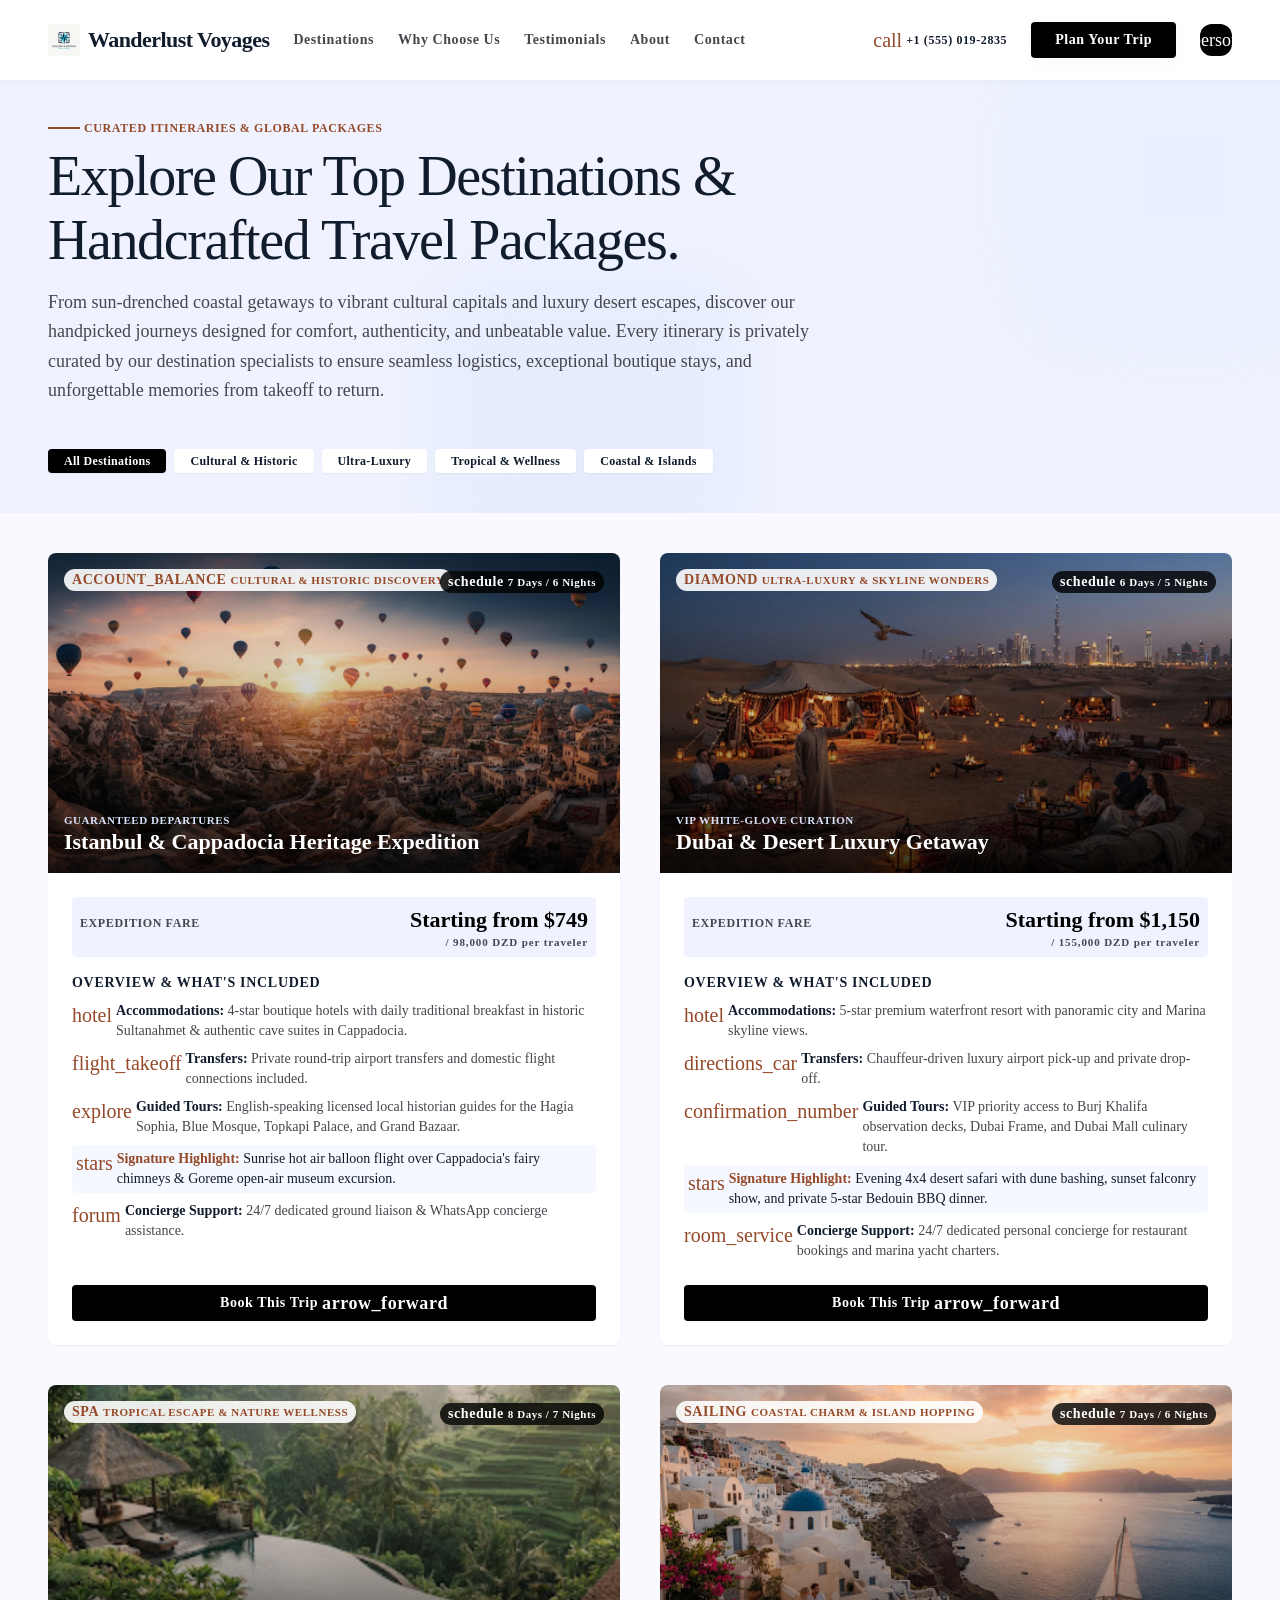
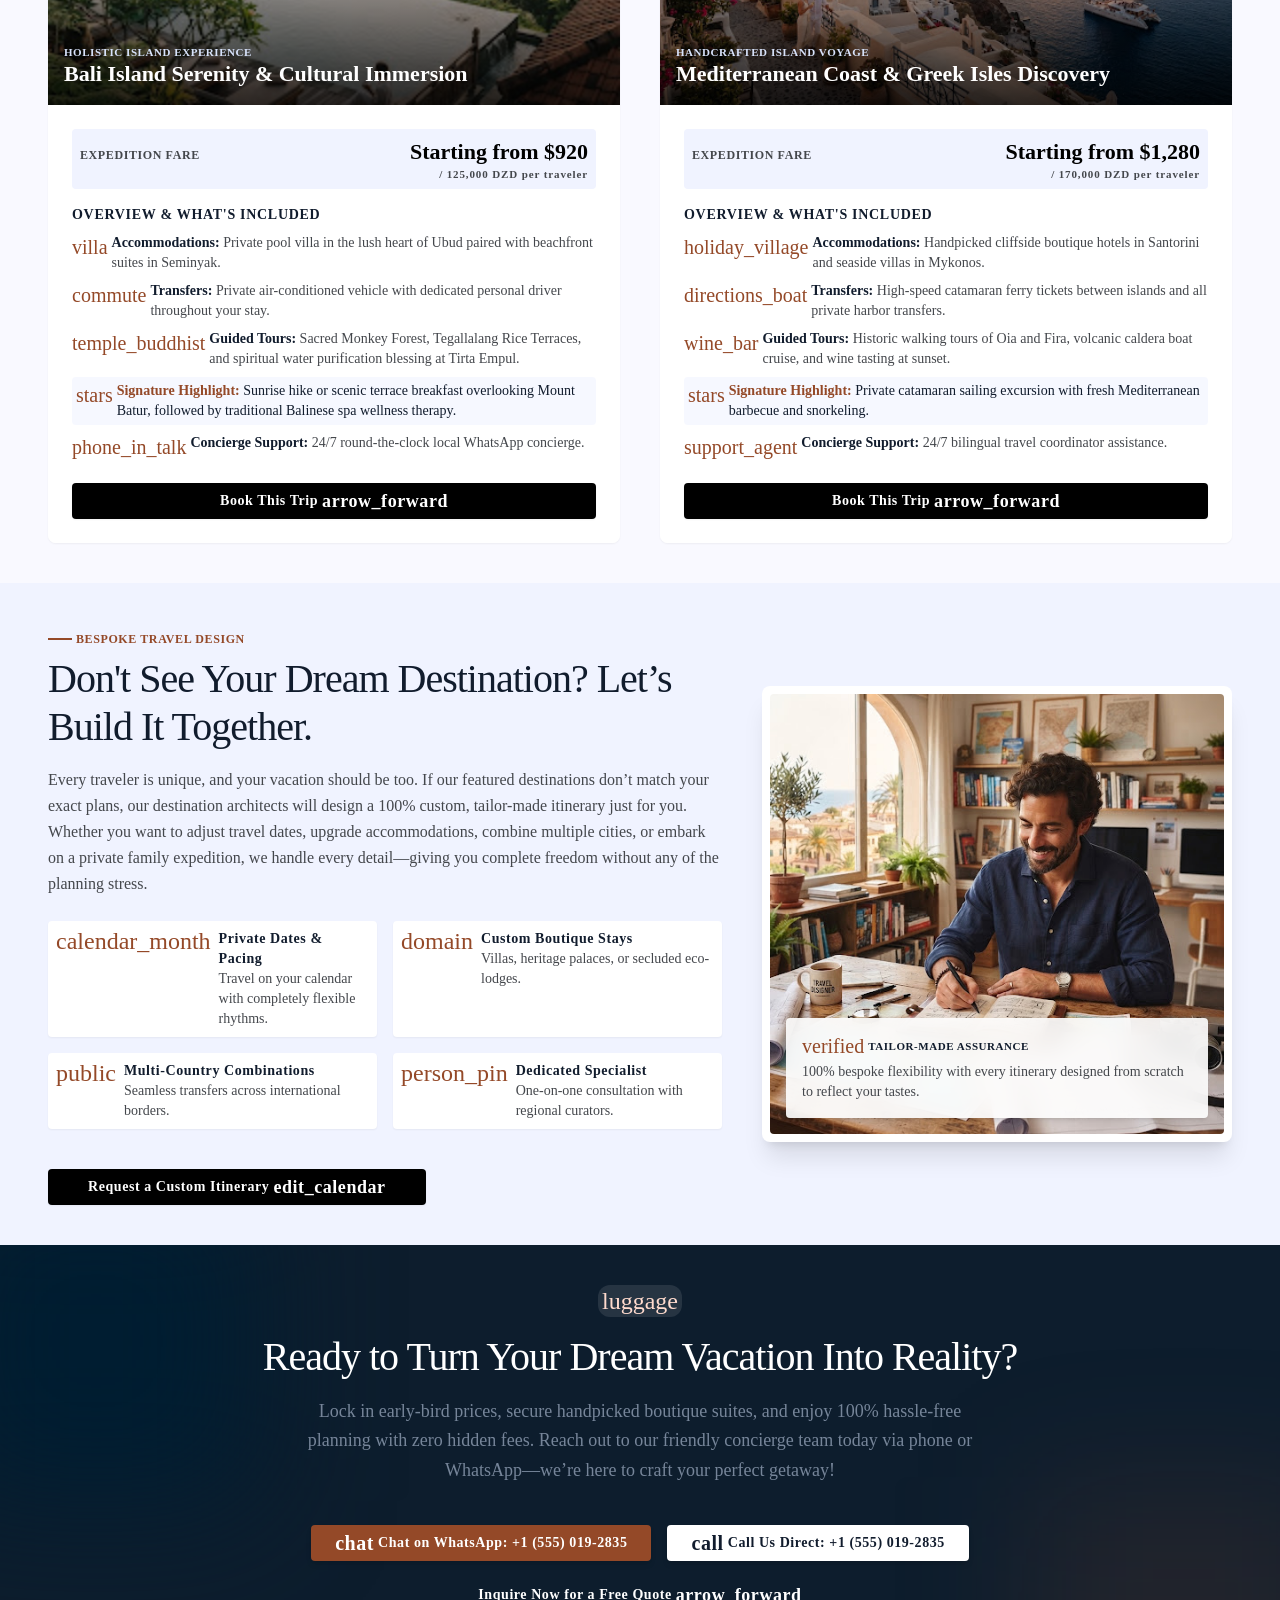
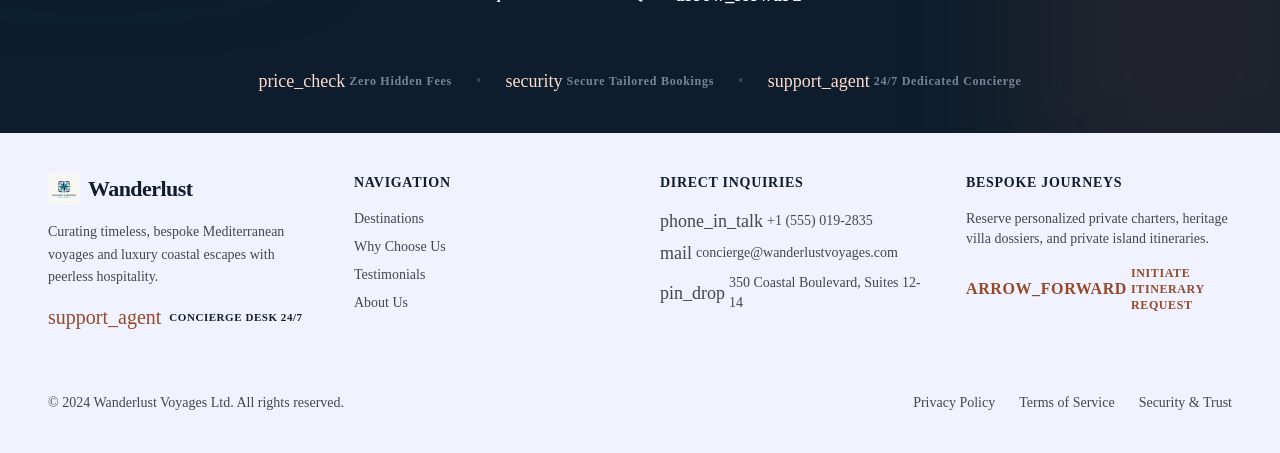
<file: assists/Stitch - Projects_files/frame(2).html>
<!DOCTYPE html>
<!-- saved from url=(0053)https://36359181242758377.stitched.dev/frame.html?v=3 -->
<html lang="en" style=""><head><meta http-equiv="Content-Type" content="text/html; charset=UTF-8"><meta content="width=device-width, initial-scale=1.0" name="viewport"><meta content="web_standard" name="shell-type"><link href="./css2(5)" rel="stylesheet"><link href="https://fonts.googleapis.com/" rel="preconnect"><link crossorigin="" href="https://fonts.gstatic.com/" rel="preconnect"><link href="./css2(6)" rel="stylesheet">
<link href="./css2(7)" rel="stylesheet">
<link href="./css2(7)" rel="stylesheet"><style>@layer base{html,body{margin:0;padding:0;}body{overscroll-behavior:none;}main>:first-child{margin-top:0!important;}main>:last-child{margin-bottom:0!important;}}::-webkit-scrollbar{display:none;}</style><script src="./saved_resource"></script><script id="tailwind-config">tailwind.config={darkMode:"class",theme:{extend:{colors:{"inverse-surface":"#263143","tertiary":"#000000","on-primary-fixed-variant":"#39485a","on-secondary-container":"#773314","surface-variant":"#d8e3fb","surface-container-low":"#f0f3ff","surface-container-high":"#dee8ff","secondary-fixed":"#ffdbce","tertiary-fixed-dim":"#93ccff","outline-variant":"#c4c6cd","on-tertiary-fixed-variant":"#004b73","on-secondary":"#ffffff","primary-fixed":"#d4e4fa","on-surface":"#111c2d","on-secondary-fixed":"#370e00","on-tertiary":"#ffffff","secondary":"#944928","error-container":"#ffdad6","on-tertiary-fixed":"#001d31","surface":"#f9f9ff","tertiary-fixed":"#cce5ff","surface-dim":"#cfdaf2","surface-container-highest":"#d8e3fb","inverse-on-surface":"#ecf1ff","on-error":"#ffffff","surface-container-lowest":"#ffffff","on-secondary-fixed-variant":"#763213","surface-container":"#e7eeff","error":"#ba1a1a","on-primary":"#ffffff","tertiary-container":"#001d31","surface-tint":"#516072","on-background":"#111c2d","secondary-fixed-dim":"#ffb598","inverse-primary":"#b8c8de","on-primary-fixed":"#0d1d2d","primary-container":"#0d1d2d","on-primary-container":"#768599","primary":"#000000","outline":"#74777d","primary-fixed-dim":"#b8c8de","on-tertiary-container":"#188ace","secondary-container":"#fe9e76","on-surface-variant":"#44474c","surface-bright":"#f9f9ff","on-error-container":"#93000a","background":"#f9f9ff"},borderRadius:{DEFAULT:"0.125rem",lg:"0.25rem",xl:"0.5rem",full:"0.75rem"},spacing:{"space-sm":"0.5rem","space-xs":"0.25rem","space-xl":"2.5rem",gutter:"1.5rem","margin-mobile":"1.25rem","space-md":"1rem","gutter-mobile":"1rem","space-lg":"1.5rem",margin:"3rem"},fontFamily:{"headline-lg":["Noto Serif"],"label-md":["Plus Jakarta Sans"],"body-lg":["Plus Jakarta Sans"],"body-sm":["Plus Jakarta Sans"],"headline-sm":["Noto Serif"],"body-md":["Plus Jakarta Sans"],"headline-lg-mobile":["Noto Serif"],"label-lg":["Plus Jakarta Sans"],"display-lg":["Noto Serif"],"headline-md":["Noto Serif"],"label-sm":["Plus Jakarta Sans"],"display-lg-mobile":["Noto Serif"]},fontSize:{"headline-lg":["40px",{lineHeight:"48px",letterSpacing:"-0.015em",fontWeight:"500"}],"label-md":["12px",{lineHeight:"16px",letterSpacing:"0.06em",fontWeight:"600"}],"body-lg":["18px",{lineHeight:"28px",fontWeight:"400"}],"body-sm":["14px",{lineHeight:"20px",fontWeight:"400"}],"headline-sm":["22px",{lineHeight:"30px",fontWeight:"600"}],"body-md":["16px",{lineHeight:"24px",fontWeight:"400"}],"headline-lg-mobile":["30px",{lineHeight:"38px",letterSpacing:"-0.01em",fontWeight:"500"}],"label-lg":["14px",{lineHeight:"20px",letterSpacing:"0.04em",fontWeight:"600"}],"display-lg":["56px",{lineHeight:"64px",letterSpacing:"-0.02em",fontWeight:"400"}],"headline-md":["28px",{lineHeight:"36px",fontWeight:"500"}],"label-sm":["11px",{lineHeight:"14px",letterSpacing:"0.08em",fontWeight:"700"}],"display-lg-mobile":["38px",{lineHeight:"46px",letterSpacing:"-0.01em",fontWeight:"400"}]}}}}</script><style data-stitch-injected="">
  /* Hide scrollbars on ALL elements (Webkit) */
  *::-webkit-scrollbar {
    display: none;
  }

  /* Hide scrollbars on ALL elements (Firefox) */
  * {
    scrollbar-width: none;
  }

  /* Suppress horizontal overflow and legacy IE/Edge */
  html, body {
    overflow-x: clip !important;
    -ms-overflow-style: none;
    min-height: auto !important;
  }

  /* Global text selection highlight color override inside all iframe modes */
  ::selection {
    background-color: rgba(96, 86, 240, 0.3) !important;
    color: inherit !important;
  }
  ::-moz-selection {
    background-color: rgba(96, 86, 240, 0.3) !important;
    color: inherit !important;
  }

  /* Suppress browser default focus outlines and box-shadow glows globally */
  *:focus, *:focus-visible {
    outline: none !important;
    box-shadow: none !important;
  }
</style><script data-stitch-injected="">(function Mr(){window.addEventListener(`message`,async function(e){let t=e.data;if(!t||t.type!==`capture_screenshot`||e.source!==window.parent)return;let n=t.requestId,r=t.captureEngineSource,i=t.options||{},a=window.innerWidth,o=window.innerHeight,s=window.scrollX,c=window.scrollY,l=document.documentElement,u=l.style.width,d=l.style.height,f=l.style.overflow,p=l.style.position;try{if(!window.snapdom&&r){let e=document.createElement(`script`);e.setAttribute(`data-stitch-injected`,``),e.textContent=r,document.head.appendChild(e)}let e=window.snapdom;if(!e){window.parent.postMessage({type:`screenshot_error`,requestId:n,errorCode:`CAPTURE_ENGINE_UNAVAILABLE`,error:`Capture engine not available. Ensure source is sent with the capture request.`},`*`);return}let t=i.exclude||[`[data-stitch-injected]`];window.scrollTo(0,0),l.style.width=a+`px`,l.style.height=o+`px`,l.style.overflow=`hidden`,l.style.position=`relative`;let u=await(await e(document.documentElement,{exclude:t,embedFonts:!0,scale:i.scale||1,plugins:[{name:`stitch-viewport-clip`,afterClone:function(e){let t=e.clone;if(!(t instanceof HTMLElement))return;t.style.position=`relative`,t.style.width=a+`px`,t.style.height=o+`px`,t.style.overflow=`hidden`;let n=[],r=t.querySelectorAll(`*`);for(let e=0;e<r.length;e++){let t=r[e];t instanceof HTMLElement&&(t.style.position||(t.__snapdomComputedStyle||window.getComputedStyle(t)).position)===`fixed`&&n.push(t)}if(s!==0||c!==0){let e=t.querySelector(`body`);e&&(e.style.marginTop=-c+`px`,e.style.marginLeft=-s+`px`)}for(let e=0;e<n.length;e++)n[e].style.position=`absolute`,t.appendChild(n[e])}}]})).toCanvas({width:a,height:o}),d=i.format||`image/jpeg`,f=i.quality??.8,p=u.toDataURL(d,f);window.parent.postMessage({type:`screenshot_captured`,requestId:n,dataUrl:p,width:a,height:o},`*`)}catch(e){window.parent.postMessage({type:`screenshot_error`,requestId:n,error:e instanceof Error?e.message:String(e)},`*`)}finally{l.style.width=u,l.style.height=d,l.style.overflow=f,l.style.position=p,window.scrollTo(s,c)}})})();</script><script data-stitch-injected="">(function Fr(){let e=`__stitch-highlight-css`,t=`stitch-highlight-element`,n=null;function r(){if(document.getElementById(e))return;let n=document.createElement(`style`);n.id=e,n.textContent=[`@keyframes stitch-highlight-pulse {`,`  0%, 100% { box-shadow: 0 0 0 3px rgba(113,105,237,0.8), 0 0 12px 4px rgba(113,105,237,0.3); }`,`  50%      { box-shadow: 0 0 0 3px rgba(113,105,237,0.4), 0 0 6px 2px rgba(113,105,237,0.15); }`,`}`,`.`+t+` {`,`  outline: 3px solid rgba(113,105,237,0.8) !important;`,`  outline-offset: 2px !important;`,`  animation: stitch-highlight-pulse 1.5s ease-in-out infinite !important;`,`  border-radius: inherit;`,`}`].join(`
`),document.head.appendChild(n)}function i(e){let t=e.toLowerCase().trim(),n=document.createTreeWalker(document.body,NodeFilter.SHOW_ELEMENT,null),r=null,i=-1,a=n.nextNode();for(;a;){if((a.textContent||``).trim().toLowerCase().includes(t)){let e=0,t=a.parentElement;for(;t;)e++,t=t.parentElement;e>i&&(i=e,r=a)}a=n.nextNode()}return r}function a(e){setTimeout(function(){let t=e.getBoundingClientRect(),n=window.innerWidth||1,r=window.innerHeight||1;window.parent.postMessage({type:`stitch:highlight-element-rect`,normalizedX:(t.left+t.width/2)/n,normalizedY:(t.top+t.height/2)/r,normalizedWidth:t.width/n,normalizedHeight:t.height/r},`*`)},400)}window.addEventListener(`message`,function(e){if(!e.data||e.data.type!==`stitch:highlight-element`)return;n&&=(n.classList.remove(t),null);let{text:o,selector:s}=e.data;if(!o&&!s)return;r();let c=null;if(o&&(c=i(o)),!c&&s)try{c=document.querySelector(s)}catch{}c&&(c.classList.add(t),c.scrollIntoView({behavior:`smooth`,block:`center`}),n=c,a(c))})})();</script><script data-stitch-injected="">(function Rr(){let e=0;window.onerror=function(){e++},window.addEventListener(`unhandledrejection`,function(){e++});let t=console.error;console.error=function(...n){e++,t.apply(console,n)};function n(e=`actual`){if(e===`scrollbox`)return document.documentElement.scrollHeight;let t=document.documentElement,n=document.body,r=n?.children;if(!r)return t.scrollHeight;let i=t.style.getPropertyValue(`height`),a=t.style.getPropertyPriority(`height`),o=t.style.getPropertyValue(`min-height`),s=t.style.getPropertyPriority(`min-height`),c=n.style.getPropertyValue(`height`),l=n.style.getPropertyPriority(`height`),u=n.style.getPropertyValue(`min-height`),d=n.style.getPropertyPriority(`min-height`),f=0;try{t.style.setProperty(`height`,`auto`,`important`),t.style.setProperty(`min-height`,`0px`,`important`),n.style.setProperty(`height`,`auto`,`important`),n.style.setProperty(`min-height`,`0px`,`important`);let e=0,i=0,a=0,o=(e,t)=>{if(t.display===`none`||t.visibility===`hidden`)return;let n=parseFloat(t.bottom),r=parseFloat(t.top);if(Number.isFinite(n)&&n>=0&&n<=48&&(!Number.isFinite(r)||r>n)){let t=e.getBoundingClientRect();if(t.height>0&&t.height<=200){let e=t.height+n;e>a&&(a=e)}}};for(let t=0;t<r.length;t++){let n=r[t];if(n.tagName===`SCRIPT`||n.tagName===`STYLE`||n.tagName===`LINK`||n.tagName===`META`||n.tagName===`TEMPLATE`||n.tagName===`NOSCRIPT`||n.hasAttribute(`data-stitch-injected`))continue;let a=window.getComputedStyle(n);if(a.display===`none`||a.visibility===`hidden`)continue;if(a.position===`fixed`){o(n,a);continue}let s=n.getBoundingClientRect().bottom+window.scrollY,c=Math.max(0,parseFloat(a.marginBottom)||0),l=Math.max(0,parseFloat(a.paddingBottom)||0),u=0,d=n.children;for(let e=0;e<d.length;e++){let t=d[e];if(t.tagName===`SCRIPT`||t.tagName===`STYLE`||t.tagName===`LINK`||t.tagName===`META`||t.tagName===`TEMPLATE`||t.tagName===`NOSCRIPT`||t.hasAttribute(`data-stitch-injected`))continue;let n=window.getComputedStyle(t);n.display!==`none`&&n.visibility!==`hidden`&&(n.position===`fixed`?o(t,n):n.position!==`absolute`&&(u=t.tagName===`MAIN`?Math.max(0,parseFloat(n.paddingBottom)||0)+Math.max(0,parseFloat(n.marginBottom)||0):0))}u>l&&(l=u);let f=s+c,p=Math.max(0,s-l);f>e&&(e=f),p>i&&(i=p)}if(e>0){let r=window.getComputedStyle(n),o=window.getComputedStyle(t),s=Math.max(0,parseFloat(r.paddingBottom)||0)+Math.max(0,parseFloat(r.borderBottomWidth)||0)+Math.max(0,parseFloat(o.paddingBottom)||0)+Math.max(0,parseFloat(o.borderBottomWidth)||0);f=Math.max(e+s,i+a)}}finally{i?t.style.setProperty(`height`,i,a):t.style.removeProperty(`height`),o?t.style.setProperty(`min-height`,o,s):t.style.removeProperty(`min-height`),c?n.style.setProperty(`height`,c,l):n.style.removeProperty(`height`),u?n.style.setProperty(`min-height`,u,d):n.style.removeProperty(`min-height`),t.getAttribute(`style`)?.trim()||t.removeAttribute(`style`),n.getAttribute(`style`)?.trim()||n.removeAttribute(`style`)}return f||t.scrollHeight}window.__stitchMeasureContentHeight=n,window.__stitchReportDimensions=function(t=`actual`){typeof window<`u`&&window.parent&&window.parent.postMessage({type:`stitch:content-dimensions`,height:n(t),errorCount:e},`*`)};function r(){typeof window<`u`&&window.__stitchReportDimensions?.(`actual`)}document.readyState===`loading`?document.addEventListener(`DOMContentLoaded`,()=>setTimeout(r,50)):setTimeout(r,50),window.addEventListener(`load`,()=>setTimeout(r,100)),document.addEventListener(`visibilitychange`,()=>{document.visibilityState===`visible`&&setTimeout(r,100)}),window.addEventListener(`message`,e=>{e.data?.type===`stitch:request-dimensions`&&setTimeout(r,50)})})();</script><style data-stitch-injected="">
  /* ─── Animation styles ─── */
  .stitch-anim-highlight {
    outline: 2px solid #6056f080;
    outline-offset: 2px;
    border-radius: 4px;
    transition: outline-color 0.4s ease;
  }
  .stitch-anim-highlight-fade {
    outline-color: transparent;
  }
  @keyframes stitch-anim-fade-in {
    from { opacity: 0; transform: translateY(6px); }
    to   { opacity: 1; transform: translateY(0); }
  }
  @keyframes stitch-anim-pure-fade-in {
    from { opacity: 0; }
    to   { opacity: 1; }
  }
  .stitch-anim-fade-in {
    animation: stitch-anim-fade-in 0.3s ease forwards;
  }

  /* ─── Drawing rectangle overlay ─── */
  .stitch-anim-draw-overlay {
    position: fixed;
    border: 2px solid #6056f099;
    border-radius: 6px;
    pointer-events: none;
    z-index: 998;
    clip-path: polygon(
      0% 0%, 0% 0%,
      0% 0%, 0% 0%,
      0% 0%, 0% 0%
    );
    animation: stitch-anim-draw-rect 0.4s cubic-bezier(0.22, 1, 0.36, 1) forwards;
  }
  @keyframes stitch-anim-draw-rect {
    0%   { clip-path: polygon(0% 0%, 0% 0%, 0% 0%, 0% 0%, 0% 0%, 0% 0%); }
    30%  { clip-path: polygon(0% 0%, 100% 0%, 100% 0%, 100% 0%, 0% 0%, 0% 0%); }
    55%  { clip-path: polygon(0% 0%, 100% 0%, 100% 100%, 100% 100%, 0% 0%, 0% 0%); }
    80%  { clip-path: polygon(0% 0%, 100% 0%, 100% 100%, 0% 100%, 0% 100%, 0% 0%); }
    100% { clip-path: polygon(0% 0%, 100% 0%, 100% 100%, 0% 100%, 0% 0%, 0% 0%); }
  }
  .stitch-anim-draw-overlay.fading {
    animation: stitch-anim-border-fade 0.5s ease forwards;
  }
  @keyframes stitch-anim-border-fade {
    to { opacity: 0; }
  }
  /* ─── Image reveal crossfade ─── */
  .stitch-anim-img-dimming {
    transition: opacity 0.2s ease !important;
    opacity: 0.15 !important;
  }
  .stitch-anim-img-revealing {
    transition: opacity 0.35s ease !important;
    opacity: 1 !important;
  }
  .stitch-anim-cursor::after {
    content: '|';
    font-weight: 100;
    animation: stitch-anim-blink 0.6s step-end infinite;
    color: #6056f0B3;
    margin-left: 1px;
  }
  @keyframes stitch-anim-blink {
    50% { opacity: 0; }
  }

  /* ─── AI Agent Cursor ─── */
  #stitch-agent-cursor {
    position: fixed;
    z-index: 9999;
    pointer-events: none;
    display: flex;
    align-items: flex-start;
    gap: 0px;
    transition: left 0.2s cubic-bezier(0.22, 1, 0.36, 1),
                top 0.2s cubic-bezier(0.22, 1, 0.36, 1),
                opacity 0.25s ease;
    opacity: 0;
    filter: drop-shadow(0 2px 4px rgba(0,0,0,0.18));
  }
  #stitch-agent-cursor.working {
    animation: stitch-anim-wobble 0.8s ease-in-out infinite;
  }
  #stitch-agent-cursor.drawing {
    animation: none;
    transition: left 0.12s linear, top 0.12s linear, opacity 0.25s ease;
  }
  @keyframes stitch-anim-wobble {
    0%, 100% { transform: translate(0, 0) rotate(0deg); }
    25%  { transform: translate(1px, -1px) rotate(2deg); }
    50%  { transform: translate(-1px, 1px) rotate(-1deg); }
    75%  { transform: translate(1px, 0px) rotate(1deg); }
  }
  #stitch-agent-cursor .cursor-pointer {
    display: block;
  }
  #stitch-agent-cursor .cursor-text,
  #stitch-agent-cursor .cursor-paint {
    display: none;
  }
  #stitch-agent-cursor.text-mode .cursor-pointer,
  #stitch-agent-cursor.text-mode .cursor-paint {
    display: none;
  }
  #stitch-agent-cursor.text-mode .cursor-text {
    display: block;
  }
  #stitch-agent-cursor.paint-mode .cursor-pointer,
  #stitch-agent-cursor.paint-mode .cursor-text {
    display: none;
  }
  #stitch-agent-cursor.paint-mode .cursor-paint {
    display: block;
  }
  #stitch-cursor-label {
    margin-top: 14px;
    margin-left: -3px;
    filter: drop-shadow(0 4px 6px rgba(0,0,0,0.15));
  }

  /* ─── Active Element Indicator (Multi-Select Outline & Aurora Glow) ─── */
  @keyframes stitch-aurora-sweep {
    0%, 100% {
      background-position: 0% 50%;
    }
    50% {
      background-position: 100% 50%;
    }
  }
  @keyframes stitch-indicator-pulse {
    0%, 100% {
      opacity: 1;
    }
    50% {
      opacity: 0.78;
    }
  }
  .stitch-active-indicator {
    position: absolute;
    box-sizing: border-box;
    border-style: solid;
    border-color: #6056f0;
    background: transparent;
    pointer-events: none;
    z-index: 2;
  }
  .stitch-active-indicator.stitch-aurora,
  .stitch-active-indicator:not([data-stitch-indicator="pending"]) {
    border: none !important;
    border-radius: 4px;
    background: linear-gradient(
      135deg,
      rgba(145, 84, 231, 0.10),
      rgba(96, 86, 240, 0.08),
      rgba(64, 217, 198, 0.08),
      rgba(66, 133, 244, 0.10)
    );
    box-shadow: 0 2px 12px rgba(96, 86, 240, 0.22);
    animation: stitch-indicator-pulse 3s ease-in-out infinite;
    pointer-events: auto;
    cursor: not-allowed;
    z-index: 3;
  }
  .stitch-active-indicator.stitch-aurora::before,
  .stitch-active-indicator.stitch-aurora::after,
  .stitch-active-indicator:not([data-stitch-indicator="pending"])::before,
  .stitch-active-indicator:not([data-stitch-indicator="pending"])::after {
    content: '';
    position: absolute;
    border-radius: inherit;
    background: linear-gradient(
      120deg,
      #9154E7 0%,
      #6056F0 25%,
      #40D9C6 50%,
      #4285F4 75%,
      #9154E7 100%
    );
    background-size: 300% 300%;
    animation: stitch-aurora-sweep 4s linear infinite;
    -webkit-mask: linear-gradient(#fff 0 0) content-box, linear-gradient(#fff 0 0);
    -webkit-mask-composite: xor;
    mask: linear-gradient(#fff 0 0) content-box, linear-gradient(#fff 0 0);
    mask-composite: exclude;
    pointer-events: none;
  }
  .stitch-active-indicator.stitch-aurora::before,
  .stitch-active-indicator:not([data-stitch-indicator="pending"])::before {
    inset: 0;
    padding: 2px;
  }
  .stitch-active-indicator.stitch-aurora::after,
  .stitch-active-indicator:not([data-stitch-indicator="pending"])::after {
    inset: -3px;
    padding: 3px;
    filter: blur(6px);
    opacity: 0.55;
  }
</style><style>*, ::before, ::after{--tw-border-spacing-x:0;--tw-border-spacing-y:0;--tw-translate-x:0;--tw-translate-y:0;--tw-rotate:0;--tw-skew-x:0;--tw-skew-y:0;--tw-scale-x:1;--tw-scale-y:1;--tw-pan-x: ;--tw-pan-y: ;--tw-pinch-zoom: ;--tw-scroll-snap-strictness:proximity;--tw-gradient-from-position: ;--tw-gradient-via-position: ;--tw-gradient-to-position: ;--tw-ordinal: ;--tw-slashed-zero: ;--tw-numeric-figure: ;--tw-numeric-spacing: ;--tw-numeric-fraction: ;--tw-ring-inset: ;--tw-ring-offset-width:0px;--tw-ring-offset-color:#fff;--tw-ring-color:rgb(59 130 246 / 0.5);--tw-ring-offset-shadow:0 0 #0000;--tw-ring-shadow:0 0 #0000;--tw-shadow:0 0 #0000;--tw-shadow-colored:0 0 #0000;--tw-blur: ;--tw-brightness: ;--tw-contrast: ;--tw-grayscale: ;--tw-hue-rotate: ;--tw-invert: ;--tw-saturate: ;--tw-sepia: ;--tw-drop-shadow: ;--tw-backdrop-blur: ;--tw-backdrop-brightness: ;--tw-backdrop-contrast: ;--tw-backdrop-grayscale: ;--tw-backdrop-hue-rotate: ;--tw-backdrop-invert: ;--tw-backdrop-opacity: ;--tw-backdrop-saturate: ;--tw-backdrop-sepia: ;--tw-contain-size: ;--tw-contain-layout: ;--tw-contain-paint: ;--tw-contain-style: }::backdrop{--tw-border-spacing-x:0;--tw-border-spacing-y:0;--tw-translate-x:0;--tw-translate-y:0;--tw-rotate:0;--tw-skew-x:0;--tw-skew-y:0;--tw-scale-x:1;--tw-scale-y:1;--tw-pan-x: ;--tw-pan-y: ;--tw-pinch-zoom: ;--tw-scroll-snap-strictness:proximity;--tw-gradient-from-position: ;--tw-gradient-via-position: ;--tw-gradient-to-position: ;--tw-ordinal: ;--tw-slashed-zero: ;--tw-numeric-figure: ;--tw-numeric-spacing: ;--tw-numeric-fraction: ;--tw-ring-inset: ;--tw-ring-offset-width:0px;--tw-ring-offset-color:#fff;--tw-ring-color:rgb(59 130 246 / 0.5);--tw-ring-offset-shadow:0 0 #0000;--tw-ring-shadow:0 0 #0000;--tw-shadow:0 0 #0000;--tw-shadow-colored:0 0 #0000;--tw-blur: ;--tw-brightness: ;--tw-contrast: ;--tw-grayscale: ;--tw-hue-rotate: ;--tw-invert: ;--tw-saturate: ;--tw-sepia: ;--tw-drop-shadow: ;--tw-backdrop-blur: ;--tw-backdrop-brightness: ;--tw-backdrop-contrast: ;--tw-backdrop-grayscale: ;--tw-backdrop-hue-rotate: ;--tw-backdrop-invert: ;--tw-backdrop-opacity: ;--tw-backdrop-saturate: ;--tw-backdrop-sepia: ;--tw-contain-size: ;--tw-contain-layout: ;--tw-contain-paint: ;--tw-contain-style: }/* ! tailwindcss v3.4.17 | MIT License | https://tailwindcss.com */*,::after,::before{box-sizing:border-box;border-width:0;border-style:solid;border-color:#e5e7eb}::after,::before{--tw-content:''}:host,html{line-height:1.5;-webkit-text-size-adjust:100%;-moz-tab-size:4;tab-size:4;font-family:ui-sans-serif, system-ui, sans-serif, "Apple Color Emoji", "Segoe UI Emoji", "Segoe UI Symbol", "Noto Color Emoji";font-feature-settings:normal;font-variation-settings:normal;-webkit-tap-highlight-color:transparent}body{margin:0;line-height:inherit}hr{height:0;color:inherit;border-top-width:1px}abbr:where([title]){-webkit-text-decoration:underline dotted;text-decoration:underline dotted}h1,h2,h3,h4,h5,h6{font-size:inherit;font-weight:inherit}a{color:inherit;text-decoration:inherit}b,strong{font-weight:bolder}code,kbd,pre,samp{font-family:ui-monospace, SFMono-Regular, Menlo, Monaco, Consolas, "Liberation Mono", "Courier New", monospace;font-feature-settings:normal;font-variation-settings:normal;font-size:1em}small{font-size:80%}sub,sup{font-size:75%;line-height:0;position:relative;vertical-align:baseline}sub{bottom:-.25em}sup{top:-.5em}table{text-indent:0;border-color:inherit;border-collapse:collapse}button,input,optgroup,select,textarea{font-family:inherit;font-feature-settings:inherit;font-variation-settings:inherit;font-size:100%;font-weight:inherit;line-height:inherit;letter-spacing:inherit;color:inherit;margin:0;padding:0}button,select{text-transform:none}button,input:where([type=button]),input:where([type=reset]),input:where([type=submit]){-webkit-appearance:button;background-color:transparent;background-image:none}:-moz-focusring{outline:auto}:-moz-ui-invalid{box-shadow:none}progress{vertical-align:baseline}::-webkit-inner-spin-button,::-webkit-outer-spin-button{height:auto}[type=search]{-webkit-appearance:textfield;outline-offset:-2px}::-webkit-search-decoration{-webkit-appearance:none}::-webkit-file-upload-button{-webkit-appearance:button;font:inherit}summary{display:list-item}blockquote,dd,dl,figure,h1,h2,h3,h4,h5,h6,hr,p,pre{margin:0}fieldset{margin:0;padding:0}legend{padding:0}menu,ol,ul{list-style:none;margin:0;padding:0}dialog{padding:0}textarea{resize:vertical}input::placeholder,textarea::placeholder{opacity:1;color:#9ca3af}[role=button],button{cursor:pointer}:disabled{cursor:default}audio,canvas,embed,iframe,img,object,svg,video{display:block;vertical-align:middle}img,video{max-width:100%;height:auto}[hidden]:where(:not([hidden=until-found])){display:none}.pointer-events-none{pointer-events:none}.fixed{position:fixed}.absolute{position:absolute}.relative{position:relative}.inset-0{inset:0px}.-bottom-16{bottom:-4rem}.-bottom-20{bottom:-5rem}.-left-16{left:-4rem}.-right-16{right:-4rem}.-right-24{right:-6rem}.-top-16{top:-4rem}.-top-24{top:-6rem}.bottom-6{bottom:1.5rem}.bottom-space-md{bottom:1rem}.left-0{left:0px}.left-1\/3{left:33.333333%}.left-6{left:1.5rem}.left-space-md{left:1rem}.right-0{right:0px}.right-6{right:1.5rem}.right-space-md{right:1rem}.top-0{top:0px}.top-space-md{top:1rem}.z-10{z-index:10}.z-50{z-index:50}.mx-auto{margin-left:auto;margin-right:auto}.mb-1{margin-bottom:0.25rem}.mb-space-lg{margin-bottom:1.5rem}.mb-space-md{margin-bottom:1rem}.mb-space-sm{margin-bottom:0.5rem}.mb-space-xl{margin-bottom:2.5rem}.mt-0\.5{margin-top:0.125rem}.block{display:block}.flex{display:flex}.inline-flex{display:inline-flex}.grid{display:grid}.hidden{display:none}.h-20{height:5rem}.h-8{height:2rem}.h-80{height:20rem}.h-96{height:24rem}.h-\[2px\]{height:2px}.h-\[440px\]{height:440px}.h-full{height:100%}.min-h-\[calc\(1024px-5rem\)\]{min-height:calc(1024px - 5rem)}.w-6{width:1.5rem}.w-8{width:2rem}.w-80{width:20rem}.w-96{width:24rem}.w-auto{width:auto}.w-full{width:100%}.max-w-2xl{max-width:42rem}.max-w-3xl{max-width:48rem}.max-w-4xl{max-width:56rem}.max-w-\[1280px\]{max-width:1280px}.shrink-0{flex-shrink:0}.flex-grow{flex-grow:1}.transform{transform:translate(var(--tw-translate-x), var(--tw-translate-y)) rotate(var(--tw-rotate)) skewX(var(--tw-skew-x)) skewY(var(--tw-skew-y)) scaleX(var(--tw-scale-x)) scaleY(var(--tw-scale-y))}.cursor-pointer{cursor:pointer}.cursor-text{cursor:text}.grid-cols-1{grid-template-columns:repeat(1, minmax(0, 1fr))}.flex-col{flex-direction:column}.flex-wrap{flex-wrap:wrap}.items-start{align-items:flex-start}.items-end{align-items:flex-end}.items-center{align-items:center}.items-baseline{align-items:baseline}.justify-center{justify-content:center}.justify-between{justify-content:space-between}.gap-1{gap:0.25rem}.gap-space-lg{gap:1.5rem}.gap-space-md{gap:1rem}.gap-space-sm{gap:0.5rem}.gap-space-xl{gap:2.5rem}.gap-space-xs{gap:0.25rem}.overflow-hidden{overflow:hidden}.rounded-full{border-radius:0.75rem}.rounded-lg{border-radius:0.25rem}.rounded-xl{border-radius:0.5rem}.border-none{border-style:none}.bg-on-primary\/10{background-color:rgb(255 255 255 / 0.1)}.bg-primary{--tw-bg-opacity:1;background-color:rgb(0 0 0 / var(--tw-bg-opacity, 1))}.bg-primary-container{--tw-bg-opacity:1;background-color:rgb(13 29 45 / var(--tw-bg-opacity, 1))}.bg-primary\/80{background-color:rgb(0 0 0 / 0.8)}.bg-secondary{--tw-bg-opacity:1;background-color:rgb(148 73 40 / var(--tw-bg-opacity, 1))}.bg-secondary\/15{background-color:rgb(148 73 40 / 0.15)}.bg-surface{--tw-bg-opacity:1;background-color:rgb(249 249 255 / var(--tw-bg-opacity, 1))}.bg-surface-container{--tw-bg-opacity:1;background-color:rgb(231 238 255 / var(--tw-bg-opacity, 1))}.bg-surface-container-low{--tw-bg-opacity:1;background-color:rgb(240 243 255 / var(--tw-bg-opacity, 1))}.bg-surface-container-low\/60{background-color:rgb(240 243 255 / 0.6)}.bg-surface-container-lowest{--tw-bg-opacity:1;background-color:rgb(255 255 255 / var(--tw-bg-opacity, 1))}.bg-surface-container-lowest\/90{background-color:rgb(255 255 255 / 0.9)}.bg-surface-variant{--tw-bg-opacity:1;background-color:rgb(216 227 251 / var(--tw-bg-opacity, 1))}.bg-tertiary-container{--tw-bg-opacity:1;background-color:rgb(0 29 49 / var(--tw-bg-opacity, 1))}.bg-transparent{background-color:transparent}.bg-gradient-to-t{background-image:linear-gradient(to top, var(--tw-gradient-stops))}.from-primary\/80{--tw-gradient-from:rgb(0 0 0 / 0.8) var(--tw-gradient-from-position);--tw-gradient-to:rgb(0 0 0 / 0) var(--tw-gradient-to-position);--tw-gradient-stops:var(--tw-gradient-from), var(--tw-gradient-to)}.via-primary\/20{--tw-gradient-to:rgb(0 0 0 / 0)  var(--tw-gradient-to-position);--tw-gradient-stops:var(--tw-gradient-from), rgb(0 0 0 / 0.2) var(--tw-gradient-via-position), var(--tw-gradient-to)}.to-transparent{--tw-gradient-to:transparent var(--tw-gradient-to-position)}.object-contain{object-fit:contain}.object-cover{object-fit:cover}.p-2{padding:0.5rem}.p-space-lg{padding:1.5rem}.p-space-md{padding:1rem}.p-space-sm{padding:0.5rem}.p-space-xs{padding:0.25rem}.px-margin{padding-left:3rem;padding-right:3rem}.px-space-lg{padding-left:1.5rem;padding-right:1.5rem}.px-space-md{padding-left:1rem;padding-right:1rem}.px-space-sm{padding-left:0.5rem;padding-right:0.5rem}.px-space-xl{padding-left:2.5rem;padding-right:2.5rem}.py-1{padding-top:0.25rem;padding-bottom:0.25rem}.py-space-sm{padding-top:0.5rem;padding-bottom:0.5rem}.py-space-xl{padding-top:2.5rem;padding-bottom:2.5rem}.py-space-xs{padding-top:0.25rem;padding-bottom:0.25rem}.pt-20{padding-top:5rem}.pt-space-md{padding-top:1rem}.pt-space-sm{padding-top:0.5rem}.pt-space-xs{padding-top:0.25rem}.pt-space-lg{padding-top:1.5rem}.text-center{text-align:center}.text-right{text-align:right}.font-body-lg{font-family:Plus Jakarta Sans}.font-body-md{font-family:Plus Jakarta Sans}.font-body-sm{font-family:Plus Jakarta Sans}.font-display-lg{font-family:Noto Serif}.font-headline-lg{font-family:Noto Serif}.font-headline-sm{font-family:Noto Serif}.font-label-lg{font-family:Plus Jakarta Sans}.font-label-md{font-family:Plus Jakarta Sans}.font-label-sm{font-family:Plus Jakarta Sans}.text-\[14px\]{font-size:14px}.text-\[18px\]{font-size:18px}.text-\[20px\]{font-size:20px}.text-\[24px\]{font-size:24px}.text-body-lg{font-size:18px;line-height:28px;font-weight:400}.text-body-md{font-size:16px;line-height:24px;font-weight:400}.text-body-sm{font-size:14px;line-height:20px;font-weight:400}.text-display-lg{font-size:56px;line-height:64px;letter-spacing:-0.02em;font-weight:400}.text-headline-lg{font-size:40px;line-height:48px;letter-spacing:-0.015em;font-weight:500}.text-headline-sm{font-size:22px;line-height:30px;font-weight:600}.text-label-lg{font-size:14px;line-height:20px;letter-spacing:0.04em;font-weight:600}.text-label-md{font-size:12px;line-height:16px;letter-spacing:0.06em;font-weight:600}.text-label-sm{font-size:11px;line-height:14px;letter-spacing:0.08em;font-weight:700}.text-\[16px\]{font-size:16px}.font-medium{font-weight:500}.font-semibold{font-weight:600}.uppercase{text-transform:uppercase}.leading-relaxed{line-height:1.625}.tracking-tight{letter-spacing:-0.025em}.tracking-wide{letter-spacing:0.025em}.tracking-wider{letter-spacing:0.05em}.text-on-primary{--tw-text-opacity:1;color:rgb(255 255 255 / var(--tw-text-opacity, 1))}.text-on-primary-container{--tw-text-opacity:1;color:rgb(118 133 153 / var(--tw-text-opacity, 1))}.text-on-primary-container\/40{color:rgb(118 133 153 / 0.4)}.text-on-secondary{--tw-text-opacity:1;color:rgb(255 255 255 / var(--tw-text-opacity, 1))}.text-on-surface{--tw-text-opacity:1;color:rgb(17 28 45 / var(--tw-text-opacity, 1))}.text-on-surface-variant{--tw-text-opacity:1;color:rgb(68 71 76 / var(--tw-text-opacity, 1))}.text-primary{--tw-text-opacity:1;color:rgb(0 0 0 / var(--tw-text-opacity, 1))}.text-secondary{--tw-text-opacity:1;color:rgb(148 73 40 / var(--tw-text-opacity, 1))}.text-secondary-fixed{--tw-text-opacity:1;color:rgb(255 219 206 / var(--tw-text-opacity, 1))}.text-surface-container-highest{--tw-text-opacity:1;color:rgb(216 227 251 / var(--tw-text-opacity, 1))}.antialiased{-webkit-font-smoothing:antialiased;-moz-osx-font-smoothing:grayscale}.opacity-40{opacity:0.4}.opacity-60{opacity:0.6}.shadow-\[0_1px_8px_rgba\(0\2c 0\2c 0\2c 0\.04\)\]{--tw-shadow:0 1px 8px rgba(0,0,0,0.04);--tw-shadow-colored:0 1px 8px var(--tw-shadow-color);box-shadow:var(--tw-ring-offset-shadow, 0 0 #0000), var(--tw-ring-shadow, 0 0 #0000), var(--tw-shadow)}.shadow-\[0_4px_20px_-2px_rgba\(11\2c 27\2c 43\2c 0\.04\)\]{--tw-shadow:0 4px 20px -2px rgba(11,27,43,0.04);--tw-shadow-colored:0 4px 20px -2px var(--tw-shadow-color);box-shadow:var(--tw-ring-offset-shadow, 0 0 #0000), var(--tw-ring-shadow, 0 0 #0000), var(--tw-shadow)}.shadow-md{--tw-shadow:0 4px 6px -1px rgb(0 0 0 / 0.1), 0 2px 4px -2px rgb(0 0 0 / 0.1);--tw-shadow-colored:0 4px 6px -1px var(--tw-shadow-color), 0 2px 4px -2px var(--tw-shadow-color);box-shadow:var(--tw-ring-offset-shadow, 0 0 #0000), var(--tw-ring-shadow, 0 0 #0000), var(--tw-shadow)}.shadow-sm{--tw-shadow:0 1px 2px 0 rgb(0 0 0 / 0.05);--tw-shadow-colored:0 1px 2px 0 var(--tw-shadow-color);box-shadow:var(--tw-ring-offset-shadow, 0 0 #0000), var(--tw-ring-shadow, 0 0 #0000), var(--tw-shadow)}.shadow-xl{--tw-shadow:0 20px 25px -5px rgb(0 0 0 / 0.1), 0 8px 10px -6px rgb(0 0 0 / 0.1);--tw-shadow-colored:0 20px 25px -5px var(--tw-shadow-color), 0 8px 10px -6px var(--tw-shadow-color);box-shadow:var(--tw-ring-offset-shadow, 0 0 #0000), var(--tw-ring-shadow, 0 0 #0000), var(--tw-shadow)}.blur-2xl{--tw-blur:blur(40px);filter:var(--tw-blur) var(--tw-brightness) var(--tw-contrast) var(--tw-grayscale) var(--tw-hue-rotate) var(--tw-invert) var(--tw-saturate) var(--tw-sepia) var(--tw-drop-shadow)}.blur-3xl{--tw-blur:blur(64px);filter:var(--tw-blur) var(--tw-brightness) var(--tw-contrast) var(--tw-grayscale) var(--tw-hue-rotate) var(--tw-invert) var(--tw-saturate) var(--tw-sepia) var(--tw-drop-shadow)}.drop-shadow-sm{--tw-drop-shadow:drop-shadow(0 1px 1px rgb(0 0 0 / 0.05));filter:var(--tw-blur) var(--tw-brightness) var(--tw-contrast) var(--tw-grayscale) var(--tw-hue-rotate) var(--tw-invert) var(--tw-saturate) var(--tw-sepia) var(--tw-drop-shadow)}.backdrop-blur-md{--tw-backdrop-blur:blur(12px);-webkit-backdrop-filter:var(--tw-backdrop-blur) var(--tw-backdrop-brightness) var(--tw-backdrop-contrast) var(--tw-backdrop-grayscale) var(--tw-backdrop-hue-rotate) var(--tw-backdrop-invert) var(--tw-backdrop-opacity) var(--tw-backdrop-saturate) var(--tw-backdrop-sepia);backdrop-filter:var(--tw-backdrop-blur) var(--tw-backdrop-brightness) var(--tw-backdrop-contrast) var(--tw-backdrop-grayscale) var(--tw-backdrop-hue-rotate) var(--tw-backdrop-invert) var(--tw-backdrop-opacity) var(--tw-backdrop-saturate) var(--tw-backdrop-sepia)}.backdrop-blur-xl{--tw-backdrop-blur:blur(24px);-webkit-backdrop-filter:var(--tw-backdrop-blur) var(--tw-backdrop-brightness) var(--tw-backdrop-contrast) var(--tw-backdrop-grayscale) var(--tw-backdrop-hue-rotate) var(--tw-backdrop-invert) var(--tw-backdrop-opacity) var(--tw-backdrop-saturate) var(--tw-backdrop-sepia);backdrop-filter:var(--tw-backdrop-blur) var(--tw-backdrop-brightness) var(--tw-backdrop-contrast) var(--tw-backdrop-grayscale) var(--tw-backdrop-hue-rotate) var(--tw-backdrop-invert) var(--tw-backdrop-opacity) var(--tw-backdrop-saturate) var(--tw-backdrop-sepia)}.transition-all{transition-property:all;transition-timing-function:cubic-bezier(0.4, 0, 0.2, 1);transition-duration:150ms}.transition-colors{transition-property:color, background-color, border-color, fill, stroke, -webkit-text-decoration-color;transition-property:color, background-color, border-color, text-decoration-color, fill, stroke;transition-property:color, background-color, border-color, text-decoration-color, fill, stroke, -webkit-text-decoration-color;transition-timing-function:cubic-bezier(0.4, 0, 0.2, 1);transition-duration:150ms}.transition-transform{transition-property:transform;transition-timing-function:cubic-bezier(0.4, 0, 0.2, 1);transition-duration:150ms}.duration-300{transition-duration:300ms}.duration-700{transition-duration:700ms}.hover\:scale-105:hover{--tw-scale-x:1.05;--tw-scale-y:1.05;transform:translate(var(--tw-translate-x), var(--tw-translate-y)) rotate(var(--tw-rotate)) skewX(var(--tw-skew-x)) skewY(var(--tw-skew-y)) scaleX(var(--tw-scale-x)) scaleY(var(--tw-scale-y))}.hover\:bg-on-primary\/10:hover{background-color:rgb(255 255 255 / 0.1)}.hover\:bg-secondary:hover{--tw-bg-opacity:1;background-color:rgb(148 73 40 / var(--tw-bg-opacity, 1))}.hover\:bg-secondary-container:hover{--tw-bg-opacity:1;background-color:rgb(254 158 118 / var(--tw-bg-opacity, 1))}.hover\:bg-surface-container:hover{--tw-bg-opacity:1;background-color:rgb(231 238 255 / var(--tw-bg-opacity, 1))}.hover\:bg-surface-variant:hover{--tw-bg-opacity:1;background-color:rgb(216 227 251 / var(--tw-bg-opacity, 1))}.hover\:text-on-secondary:hover{--tw-text-opacity:1;color:rgb(255 255 255 / var(--tw-text-opacity, 1))}.hover\:text-on-secondary-container:hover{--tw-text-opacity:1;color:rgb(119 51 20 / var(--tw-text-opacity, 1))}.hover\:text-on-surface:hover{--tw-text-opacity:1;color:rgb(17 28 45 / var(--tw-text-opacity, 1))}.hover\:text-secondary:hover{--tw-text-opacity:1;color:rgb(148 73 40 / var(--tw-text-opacity, 1))}.hover\:opacity-95:hover{opacity:0.95}.hover\:shadow-xl:hover{--tw-shadow:0 20px 25px -5px rgb(0 0 0 / 0.1), 0 8px 10px -6px rgb(0 0 0 / 0.1);--tw-shadow-colored:0 20px 25px -5px var(--tw-shadow-color), 0 8px 10px -6px var(--tw-shadow-color);box-shadow:var(--tw-ring-offset-shadow, 0 0 #0000), var(--tw-ring-shadow, 0 0 #0000), var(--tw-shadow)}@media (min-width: 640px){.sm\:grid-cols-2{grid-template-columns:repeat(2, minmax(0, 1fr))}}@media (min-width: 768px){.md\:flex{display:flex}.md\:grid-cols-4{grid-template-columns:repeat(4, minmax(0, 1fr))}.md\:flex-row{flex-direction:row}}@media (min-width: 1024px){.lg\:col-span-5{grid-column:span 5 / span 5}.lg\:col-span-7{grid-column:span 7 / span 7}.lg\:grid-cols-12{grid-template-columns:repeat(12, minmax(0, 1fr))}.lg\:grid-cols-2{grid-template-columns:repeat(2, minmax(0, 1fr))}}@media (min-width: 1280px){.xl\:flex{display:flex}}</style><style data-stitch-cursor=""></style><style data-stitch-scroll-lock=""></style><style data-stitch-injected="">*:not([data-stitch-injected]):not([data-stitch-injected] *):not([class*="stitch-anim-"]):not([class*="stitch-scan-"]),*:not([data-stitch-injected]):not([data-stitch-injected] *):not([class*="stitch-anim-"]):not([class*="stitch-scan-"])::before,*:not([data-stitch-injected]):not([data-stitch-injected] *):not([class*="stitch-anim-"]):not([class*="stitch-scan-"])::after{transition:none!important;animation:none!important}</style><style data-stitch-injected="">*:focus,*:focus-visible{outline:none!important;box-shadow:none!important}::selection{background-color:rgba(96, 86, 240, 0.3)!important;color:inherit!important}::-moz-selection{background-color:rgba(96, 86, 240, 0.3)!important;color:inherit!important}*{user-select:none!important;-webkit-user-select:none!important}.cursor-text,[contenteditable="true"]{cursor:text}[contenteditable="true"]:focus,input:focus,textarea:focus{user-select:text!important;-webkit-user-select:text!important;cursor:text!important}img{-webkit-user-drag:none!important;user-drag:none!important}@keyframes stitch-scan-flash{0%{outline:3px solid rgba(96, 86, 240, 0.9);outline-offset:-1px}60%{outline:3px solid rgba(96, 86, 240, 0.9);outline-offset:-1px}100%{outline:3px solid rgba(96, 86, 240, 0);outline-offset:4px}}@keyframes stitch-scan-flash-img{0%{outline:3px solid rgba(96, 86, 240, 0.9);outline-offset:-1px}60%{outline:3px solid rgba(96, 86, 240, 0.9);outline-offset:-1px}100%{outline:3px solid rgba(96, 86, 240, 0);outline-offset:4px}}.stitch-scan-entry{animation:stitch-scan-flash 1.5s ease-out forwards}.stitch-scan-entry-img{animation:stitch-scan-flash-img 1.5s ease-out forwards}</style><script data-stitch-injected="">/*
* SnapDOM
* v2.0.2
* Author: Juan Martin Muda
* License: MIT
*/
var co=Object.defineProperty;var D=(t,e)=>()=>(t&&(e=t(t=0)),e);var kt=(t,e)=>{for(var n in e)co(t,n,{get:e[n],enumerable:!0})};function _t(t="soft"){switch(S.session.__counterEpoch=(S.session.__counterEpoch||0)+1,t){case"auto":{S.session.styleMap=new Map,S.session.nodeMap=new Map;return}case"soft":{S.session.styleMap=new Map,S.session.nodeMap=new Map,S.session.styleCache=new WeakMap;return}case"full":return;case"disabled":{S.session.styleMap=new Map,S.session.nodeMap=new Map,S.session.styleCache=new WeakMap,S.computedStyle=new WeakMap,S.baseStyle=new Map,S.defaultStyle=new Map,S.image=new Map,S.background=new Map,S.resource=new Map,S.font=new Set;return}default:{S.session.styleMap=new Map,S.session.nodeMap=new Map,S.session.styleCache=new WeakMap;return}}}var S,H=D(()=>{S={image:new Map,background:new Map,resource:new Map,defaultStyle:new Map,baseStyle:new Map,computedStyle:new WeakMap,font:new Set,session:{styleMap:new Map,styleCache:new WeakMap,nodeMap:new Map}}});function it(t){let e=t.match(/url\((['"]?)(.*?)(\1)\)/);if(!e)return null;let n=e[2].trim();return n.startsWith("#")?null:n}function se(t){if(!t||t==="none")return"";let e=t.replace(/translate[XY]?\([^)]*\)/g,"");return e=e.replace(/matrix\(([^)]+)\)/g,(n,o)=>{let s=o.split(",").map(r=>r.trim());return s.length!==6?`matrix(${o})`:(s[4]="0",s[5]="0",`matrix(${s.join(", ")})`)}),e=e.replace(/matrix3d\(([^)]+)\)/g,(n,o)=>{let s=o.split(",").map(r=>r.trim());return s.length!==16?`matrix3d(${o})`:(s[12]="0",s[13]="0",`matrix3d(${s.join(", ")})`)}),e.trim().replace(/\s{2,}/g," ")}function J(t){if(/%[0-9A-Fa-f]{2}/.test(t))return t;try{return encodeURI(t)}catch{return t}}var At=D(()=>{});function lo(t="[snapDOM]",{ttlMs:e=5*6e4,maxEntries:n=12}={}){let o=new Map,s=0;function r(i,l,c){if(s>=n)return;let a=Date.now();(o.get(l)||0)>a||(o.set(l,a+e),s++,i==="warn"&&console&&console.warn?console.warn(`${t} ${c}`):console&&console.error&&console.error(`${t} ${c}`))}return{warnOnce(i,l){r("warn",i,l)},errorOnce(i,l){r("error",i,l)},reset(){o.clear(),s=0}}}function uo(t){return/^data:|^blob:|^about:blank$/i.test(t)}function fo(t,e){try{let n=typeof location<"u"&&location.href?location.href:"http://localhost/",o=e.includes("{url}")?e.split("{url}")[0]:e,s=new URL(o||".",n),r=new URL(t,n);if(r.origin===s.origin)return!0;let i=r.searchParams;if(i&&(i.has("url")||i.has("target")))return!0}catch{}return!1}function mo(t,e){if(!e||uo(t)||fo(t,e))return!1;try{let n=typeof location<"u"&&location.href?location.href:"http://localhost/",o=new URL(t,n);return typeof location<"u"?o.origin!==location.origin:!0}catch{return!!e}}function po(t,e){if(!e)return t;if(e.includes("{url}"))return e.replace("{urlRaw}",J(t)).replace("{url}",encodeURIComponent(t));if(/[?&]url=?$/.test(e))return`${e}${encodeURIComponent(t)}`;if(e.endsWith("?"))return`${e}url=${encodeURIComponent(t)}`;if(e.endsWith("/"))return`${e}${J(t)}`;let n=e.includes("?")?"&":"?";return`${e}${n}url=${encodeURIComponent(t)}`}function Re(t){return new Promise((e,n)=>{let o=new FileReader;o.onload=()=>e(String(o.result||"")),o.onerror=()=>n(new Error("read_failed")),o.readAsDataURL(t)})}function ho(t,e){return[e.as||"blob",e.timeout??3e3,e.useProxy||"",e.errorTTL??8e3,t].join("|")}async function P(t,e={}){let n=e.as??"blob",o=e.timeout??3e3,s=e.useProxy||"",r=e.errorTTL??8e3,i=e.headers||{},l=!!e.silent;if(/^data:/i.test(t))try{if(n==="text")return{ok:!0,data:String(t),status:200,url:t,fromCache:!1};if(n==="dataURL")return{ok:!0,data:String(t),status:200,url:t,fromCache:!1,mime:String(t).slice(5).split(";")[0]||""};let[,d="",g=""]=String(t).match(/^data:([^,]*),(.*)$/)||[],x=/;base64/i.test(d)?atob(g):decodeURIComponent(g),w=new Uint8Array([...x].map(C=>C.charCodeAt(0))),k=new Blob([w],{type:(d||"").split(";")[0]||""});return{ok:!0,data:k,status:200,url:t,fromCache:!1,mime:k.type||""}}catch{return{ok:!1,data:null,status:0,url:t,fromCache:!1,reason:"special_url_error"}}if(/^blob:/i.test(t))try{let d=await fetch(t);if(!d.ok)return{ok:!1,data:null,status:d.status,url:t,fromCache:!1,reason:"http_error"};let g=await d.blob(),b=g.type||d.headers.get("content-type")||"";return n==="dataURL"?{ok:!0,data:await Re(g),status:d.status,url:t,fromCache:!1,mime:b}:n==="text"?{ok:!0,data:await g.text(),status:d.status,url:t,fromCache:!1,mime:b}:{ok:!0,data:g,status:d.status,url:t,fromCache:!1,mime:b}}catch{return{ok:!1,data:null,status:0,url:t,fromCache:!1,reason:"network"}}if(/^about:blank$/i.test(t))return n==="dataURL"?{ok:!0,data:"[data-uri]",status:200,url:t,fromCache:!1,mime:"image/png"}:{ok:!0,data:n==="text"?"":new Blob([]),status:200,url:t,fromCache:!1};let c=ho(t,{as:n,timeout:o,useProxy:s,errorTTL:r}),a=Wt.get(c);if(a&&a.until>Date.now())return{...a.result,fromCache:!0};a&&Wt.delete(c);let u=ie.get(c);if(u)return u;let m=mo(t,s)?po(t,s):t,p=e.credentials;if(!p)try{let d=typeof location<"u"&&location.href?location.href:"http://localhost/",g=new URL(t,d);p=typeof location<"u"&&g.origin===location.origin?"include":"omit"}catch{p="omit"}let h=new AbortController,y=setTimeout(()=>h.abort("timeout"),o),f=(async()=>{try{let d=await fetch(m,{signal:h.signal,credentials:p,headers:i});if(!d.ok){let x={ok:!1,data:null,status:d.status,url:m,fromCache:!1,reason:"http_error"};if(r>0&&Wt.set(c,{until:Date.now()+r,result:x}),!l){let w=`${d.status} ${d.statusText||""}`.trim();Ne.warnOnce(`http:${d.status}:${n}:${new URL(t,location?.href??"http://localhost/").origin}`,`HTTP error ${w} while fetching ${n} ${t}`)}return e.onError&&e.onError(x),x}if(n==="text")return{ok:!0,data:await d.text(),status:d.status,url:m,fromCache:!1};let g=await d.blob(),b=g.type||d.headers.get("content-type")||"";return n==="dataURL"?{ok:!0,data:await Re(g),status:d.status,url:m,fromCache:!1,mime:b}:{ok:!0,data:g,status:d.status,url:m,fromCache:!1,mime:b}}catch(d){let g=d&&typeof d=="object"&&"name"in d&&d.name==="AbortError"?String(d.message||"").includes("timeout")?"timeout":"abort":"network",b={ok:!1,data:null,status:0,url:m,fromCache:!1,reason:g};if(!/^blob:/i.test(t)&&r>0&&Wt.set(c,{until:Date.now()+r,result:b}),!l){let x=`${g}:${n}:${new URL(t,location?.href??"http://localhost/").origin}`,w=g==="timeout"?`Timeout after ${o}ms. Consider increasing timeout or using a proxy for ${t}`:g==="abort"?`Request aborted while fetching ${n} ${t}`:`Network/CORS issue while fetching ${n} ${t}. A proxy may be required`;Ne.errorOnce(x,w)}return e.onError&&e.onError(b),b}finally{clearTimeout(y),ie.delete(c)}})();return ie.set(c,f),f}var Ne,ie,Wt,at=D(()=>{At();Ne=lo("[snapDOM]",{ttlMs:3*6e4,maxEntries:10}),ie=new Map,Wt=new Map});async function ct(t,e={}){if(/^((repeating-)?(linear|radial|conic)-gradient)\(/i.test(t)||t.trim()==="none")return t;let o=it(t);if(!o)return t;let s=J(o);if(S.background.has(s)){let r=S.background.get(s);return r?`url("${r}")`:"none"}try{let r=await P(s,{as:"dataURL",useProxy:e.useProxy});return r.ok?(S.background.set(s,r.data),`url("${r.data}")`):(S.background.set(s,null),"none")}catch{return S.background.set(s,null),"none"}}var Te=D(()=>{H();At();at()});function ae(){for(let t of go){let e=String(t).toLowerCase();Ot.has(e)||gt.has(e)||ce(e)}}function ce(t){if(t=String(t).toLowerCase(),gt.has(t)){let r={};return S.defaultStyle.set(t,r),r}if(S.defaultStyle.has(t))return S.defaultStyle.get(t);let e=document.getElementById("snapdom-sandbox");e||(e=document.createElement("div"),e.id="snapdom-sandbox",e.setAttribute("data-snapdom-sandbox","true"),e.setAttribute("aria-hidden","true"),e.style.position="absolute",e.style.left="-9999px",e.style.top="-9999px",e.style.width="0px",e.style.height="0px",e.style.overflow="hidden",document.body.appendChild(e));let n=document.createElement(t);n.style.all="initial",e.appendChild(n);let o=getComputedStyle(n),s={};for(let r of o){if(Pe(r))continue;let i=o.getPropertyValue(r);s[r]=i}return e.removeChild(n),S.defaultStyle.set(t,s),s}function Pe(t){let e=String(t).toLowerCase();return!!(bo.has(e)||wo.test(e)||yo.test(e))}function yt(t,e){if(e=String(e||"").toLowerCase(),gt.has(e))return"";let n=[],o=ce(e);for(let[s,r]of Object.entries(t)){if(Pe(s))continue;let i=o[s];r&&r!==i&&n.push(`${s}:${r}`)}return n.sort(),n.join(";")}function le(t){let e=new Set;return t.nodeType!==Node.ELEMENT_NODE&&t.nodeType!==Node.DOCUMENT_FRAGMENT_NODE?[]:(t.tagName&&e.add(t.tagName.toLowerCase()),typeof t.querySelectorAll=="function"&&t.querySelectorAll("*").forEach(n=>e.add(n.tagName.toLowerCase())),Array.from(e))}function ue(t){let e=new Map;for(let o of t){let s=S.defaultStyle.get(o);if(!s)continue;let r=Object.entries(s).map(([i,l])=>`${i}:${l};`).sort().join("");r&&(e.has(r)||e.set(r,[]),e.get(r).push(o))}let n="";for(let[o,s]of e.entries())n+=`${s.join(",")} { ${o} }
`;return n}function fe(t){let e=Array.from(new Set(t.values())).filter(Boolean).sort(),n=new Map,o=1;for(let s of e)n.set(s,`c${o++}`);return n}function lt(t,e=null){if(!(t instanceof Element))return window.getComputedStyle(t,e);let n=S.computedStyle.get(t);if(n||(n=new Map,S.computedStyle.set(t,n)),!n.has(e)){let o=window.getComputedStyle(t,e);n.set(e,o)}return n.get(e)}function Ut(t){let e={};for(let n of t)e[n]=t.getPropertyValue(n);return e}function vt(t){let e=[],n=0,o=0;for(let s=0;s<t.length;s++){let r=t[s];r==="("&&n++,r===")"&&n--,r===","&&n===0&&(e.push(t.slice(o,s).trim()),o=s+1)}return e.push(t.slice(o).trim()),e}var Ot,gt,go,yo,wo,bo,de=D(()=>{H();Ot=new Set(["meta","script","noscript","title","link","template"]),gt=new Set(["meta","link","style","title","noscript","script","template","g","defs","use","marker","mask","clipPath","pattern","path","polygon","polyline","line","circle","ellipse","rect","filter","lineargradient","radialgradient","stop"]),go=["div","span","p","a","img","ul","li","button","input","select","textarea","label","section","article","header","footer","nav","main","aside","h1","h2","h3","h4","h5","h6","table","thead","tbody","tr","td","th"];yo=/(?:^|-)(animation|transition)(?:-|$)/i,wo=/^(--|view-timeline|scroll-timeline|animation-trigger|offset-|position-try|app-region|interactivity|overlay|view-transition|-webkit-locale|-webkit-user-(?:drag|modify)|-webkit-tap-highlight-color|-webkit-text-security)$/i,bo=new Set(["cursor","pointer-events","touch-action","user-select","print-color-adjust","speak","reading-flow","reading-order","anchor-name","anchor-scope","container-name","container-type","timeline-scope"])});function X(t,{fast:e=!1}={}){if(e)return t();"requestIdleCallback"in window?requestIdleCallback(t,{timeout:50}):setTimeout(t,1)}function O(){if(typeof navigator>"u")return!1;let t=navigator.userAgent||"",e=t.toLowerCase(),n=e.includes("safari")&&!e.includes("chrome")&&!e.includes("crios")&&!e.includes("fxios")&&!e.includes("android"),o=/applewebkit/i.test(t),s=/mobile/i.test(t),r=!/safari/i.test(t),i=o&&s&&r,l=/(micromessenger|wxwork|wecom|windowswechat|macwechat)/i.test(t),c=/(baiduboxapp|baidubrowser|baidusearch|baiduboxlite)/i.test(e),a=/ipad|iphone|ipod/.test(e)&&o;return n||i||l||c||a}var Bt=D(()=>{});var Y=D(()=>{Te();de();Bt();At()});var ve={};kt(ve,{toCanvas:()=>ut});function $r(t){return typeof t=="string"&&/^data:image\/svg\+xml/i.test(t)}function Ir(t){let e=t.indexOf(",");return e>=0?decodeURIComponent(t.slice(e+1)):""}function Lr(t){return`data:image/svg+xml;charset=utf-8,${encodeURIComponent(t)}`}function Nr(t){let e=[],n="",o=0;for(let s=0;s<t.length;s++){let r=t[s];r==="("&&o++,r===")"&&(o=Math.max(0,o-1)),r===";"&&o===0?(e.push(n),n=""):n+=r}return n.trim()&&e.push(n),e.map(s=>s.trim()).filter(Boolean)}function Rr(t){let e=[],n="",o=0;for(let r=0;r<t.length;r++){let i=t[r];i==="("&&o++,i===")"&&(o=Math.max(0,o-1)),i===","&&o===0?(e.push(n.trim()),n=""):n+=i}n.trim()&&e.push(n.trim());let s=[];for(let r of e){if(/\binset\b/i.test(r))continue;let i=r.match(/-?\d+(?:\.\d+)?px/gi)||[],[l="0px",c="0px",a="0px"]=i,u=r.replace(/-?\d+(?:\.\d+)?px/gi,"").replace(/\binset\b/ig,"").trim().replace(/\s{2,}/g," "),m=!!u&&u!==",";s.push(`drop-shadow(${l} ${c} ${a}${m?` ${u}`:""})`)}return s.join(" ")}function Gn(t){let e=Nr(t),n=null,o=null,s=null,r=[];for(let l of e){let c=l.indexOf(":");if(c<0)continue;let a=l.slice(0,c).trim().toLowerCase(),u=l.slice(c+1).trim();a==="box-shadow"?s=u:a==="filter"?n=u:a==="-webkit-filter"?o=u:r.push([a,u])}if(s){let l=Rr(s);l&&(n=n?`${n} ${l}`:l,o=o?`${o} ${l}`:l)}let i=[...r];return n&&i.push(["filter",n]),o&&i.push(["-webkit-filter",o]),i.map(([l,c])=>`${l}:${c}`).join(";")}function Tr(t){return t.replace(/([^{}]+)\{([^}]*)\}/g,(e,n,o)=>`${n}{${Gn(o)}}`)}function Pr(t){return t=t.replace(/<style[^>]*>([\s\S]*?)<\/style>/gi,(e,n)=>e.replace(n,Tr(n))),t=t.replace(/style=(['"])([\s\S]*?)\1/gi,(e,n,o)=>`style=${n}${Gn(o)}${n}`),t}function _r(t){if(!O()||!$r(t))return t;try{let e=Ir(t),n=Pr(e);return Lr(n)}catch{return t}}async function ut(t,e){let{width:n,height:o,scale:s=1,dpr:r=1,meta:i={},backgroundColor:l}=e;t=_r(t);let c=new Image;c.loading="eager",c.decoding="sync",c.crossOrigin="anonymous",c.src=t,await c.decode();let a=c.naturalWidth,u=c.naturalHeight,m=Number.isFinite(i.w0)?i.w0:a,p=Number.isFinite(i.h0)?i.h0:u,h,y,f=Number.isFinite(n),d=Number.isFinite(o);if(f&&d)h=Math.max(1,n),y=Math.max(1,o);else if(f){let x=n/Math.max(1,m);h=n,y=p*x}else if(d){let x=o/Math.max(1,p);y=o,h=m*x}else h=a,y=u;h=h*s,y=y*s;let g=document.createElement("canvas");g.width=h*r,g.height=y*r,g.style.width=`${h}px`,g.style.height=`${y}px`;let b=g.getContext("2d");return r!==1&&b.scale(r,r),l&&(b.save(),b.fillStyle=l,b.fillRect(0,0,h,y),b.restore()),b.drawImage(c,0,0,h,y),g}var St=D(()=>{Bt()});var tt={};kt(tt,{rasterize:()=>Me});async function Me(t,e){let n=await ut(t,e),o=new Image;return o.src=n.toDataURL(`image/${e.format}`,e.quality),await o.decode(),o.style.width=`${n.width/e.dpr}px`,o.style.height=`${n.height/e.dpr}px`,o}var K=D(()=>{St()});var Lt={};kt(Lt,{toImg:()=>Wr,toSvg:()=>Wr});async function Wr(t,e){let{scale:n=1,width:o,height:s,meta:r={}}=e,i=Number.isFinite(o),l=Number.isFinite(s),c=Number.isFinite(n)&&n!==1||i||l;if(O()&&c)return await Me(t,{...e,format:"png",quality:1,meta:r});let a=new Image;if(a.decoding="sync",a.loading="eager",a.src=t,await a.decode(),i&&l)a.style.width=`${o}px`,a.style.height=`${s}px`;else if(i){let u=Number.isFinite(r.w0)?r.w0:a.naturalWidth,m=Number.isFinite(r.h0)?r.h0:a.naturalHeight,p=o/Math.max(1,u);a.style.width=`${o}px`,a.style.height=`${Math.round(m*p)}px`}else if(l){let u=Number.isFinite(r.w0)?r.w0:a.naturalWidth,m=Number.isFinite(r.h0)?r.h0:a.naturalHeight,p=s/Math.max(1,m);a.style.height=`${s}px`,a.style.width=`${Math.round(u*p)}px`}else{let u=Math.round(a.naturalWidth*n),m=Math.round(a.naturalHeight*n);if(a.style.width=`${u}px`,a.style.height=`${m}px`,typeof t=="string"&&t.startsWith("data:image/svg+xml"))try{let h=decodeURIComponent(t.split(",")[1]).replace(/width="[^"]*"/,`width="${u}"`).replace(/height="[^"]*"/,`height="${m}"`);t=`data:image/svg+xml;charset=utf-8,${encodeURIComponent(h)}`,a.src=t}catch{}}return a}var Nt=D(()=>{Y();K()});var Fe={};kt(Fe,{toBlob:()=>Ee});async function Ee(t,e){let n=e.type;if(n==="svg"){let s=decodeURIComponent(t.split(",")[1]);return new Blob([s],{type:"image/svg+xml"})}let o=await ut(t,e);return new Promise(s=>o.toBlob(r=>s(r),`image/${n}`,e.quality))}var Jt=D(()=>{St()});var Qn={};kt(Qn,{download:()=>Or});async function Or(t,e){let n=(e?.format||e?.type||"").toLowerCase(),o=n==="jpg"?"jpeg":n||"png",s=e?.filename||`snapdom.${o}`,r={...e||{},format:o,type:o};if(r.dpr=1,o==="svg"){let c=await Ee(t,{...r,type:"svg"}),a=URL.createObjectURL(c),u=document.createElement("a");u.href=a,u.download=s,u.click(),URL.revokeObjectURL(a);return}let i=await ut(t,r),l=document.createElement("a");l.href=i.toDataURL(`image/${o}`,e?.quality),l.download=s,l.click()}var Jn=D(()=>{Jt();St()});Y();Y();H();var _e=new WeakMap,me=new Map,pe=0;function Mt(){pe++}var We=!1;function xo(t=document.documentElement){if(!We){We=!0;try{new MutationObserver(()=>Mt()).observe(t,{subtree:!0,childList:!0,characterData:!0,attributes:!0})}catch{}try{new MutationObserver(()=>Mt()).observe(document.head,{subtree:!0,childList:!0,characterData:!0,attributes:!0})}catch{}try{let e=document.fonts;e&&(e.addEventListener?.("loadingdone",Mt),e.ready?.then(()=>Mt()).catch(()=>{}))}catch{}}}function So(t,e={}){let n={},o=t.getPropertyValue("visibility");for(let r=0;r<t.length;r++){let i=t[r],l=t.getPropertyValue(i);(i==="background-image"||i==="content")&&l.includes("url(")&&!l.includes("data:")&&(l="none"),n[i]=l}let s=["text-decoration-line","text-decoration-color","text-decoration-style","text-decoration-thickness","text-underline-offset","text-decoration-skip-ink"];for(let r of s)if(!n[r])try{let i=t.getPropertyValue(r);i&&(n[r]=i)}catch{}if(e.embedFonts){let r=["font-feature-settings","font-variation-settings","font-kerning","font-variant","font-variant-ligatures","font-optical-sizing"];for(let i of r)if(!n[i])try{let l=t.getPropertyValue(i);l&&(n[i]=l)}catch{}}return o==="hidden"&&(n.opacity="0"),n}var Oe=new WeakMap;function Co(t){let e=Oe.get(t);return e||(e=Object.entries(t).sort((o,s)=>o[0]<s[0]?-1:o[0]>s[0]?1:0).map(([o,s])=>`${o}:${s}`).join(";"),Oe.set(t,e),e)}function ko(t,e=null,n={}){let o=_e.get(t);if(o&&o.epoch===pe)return o.snapshot;let s=e||getComputedStyle(t),r=So(s,n);return $o(t,s,r),_e.set(t,{epoch:pe,snapshot:r}),r}function Ao(t,e){return t&&t.session&&t.persist?t:t&&(t.styleMap||t.styleCache||t.nodeMap)?{session:t,persist:{snapshotKeyCache:me,defaultStyle:S.defaultStyle,baseStyle:S.baseStyle,image:S.image,resource:S.resource,background:S.background,font:S.font},options:e||{}}:{session:S.session,persist:{snapshotKeyCache:me,defaultStyle:S.defaultStyle,baseStyle:S.baseStyle,image:S.image,resource:S.resource,background:S.background,font:S.font},options:t||e||{}}}async function Z(t,e,n,o){if(t.tagName==="STYLE")return;let s=Ao(n,o),r=s.options&&s.options.cache||"auto";if(r!=="disabled"&&xo(document.documentElement),r==="disabled"&&!s.session.__bumpedForDisabled&&(Mt(),me.clear(),s.session.__bumpedForDisabled=!0),gt.has(t.tagName?.toLowerCase())){let p=t.getAttribute?.("style");p&&e.setAttribute("style",p)}let{session:i,persist:l}=s;i.styleCache.has(t)||i.styleCache.set(t,getComputedStyle(t));let c=i.styleCache.get(t),a=ko(t,c,s.options),u=Co(a),m=l.snapshotKeyCache.get(u);if(!m){let p=t.tagName?.toLowerCase()||"div";m=yt(a,p),l.snapshotKeyCache.set(u,m)}i.styleMap.set(e,m)}function vo(t){return t instanceof HTMLImageElement||t instanceof HTMLCanvasElement||t instanceof HTMLVideoElement||t instanceof HTMLIFrameElement||t instanceof SVGElement||t instanceof HTMLObjectElement||t instanceof HTMLEmbedElement}function Mo(t){return t.backgroundImage&&t.backgroundImage!=="none"||t.backgroundColor&&t.backgroundColor!=="rgba(0, 0, 0, 0)"&&t.backgroundColor!=="transparent"||(parseFloat(t.borderTopWidth)||0)>0||(parseFloat(t.borderBottomWidth)||0)>0||(parseFloat(t.paddingTop)||0)>0||(parseFloat(t.paddingBottom)||0)>0?!0:(t.overflowBlock||t.overflowY||"visible")!=="visible"}function Eo(t){let e=t.parentElement;if(!e)return!1;let n=getComputedStyle(e).display||"";return n.includes("flex")||n.includes("grid")}function Fo(t,e){if(t.textContent&&/\S/.test(t.textContent))return!0;let n=t.firstElementChild,o=t.lastElementChild;if(n&&n.tagName==="BR"||o&&o.tagName==="BR")return!0;let s=t.scrollHeight;if(s===0)return!1;let r=parseFloat(e.paddingTop)||0,i=parseFloat(e.paddingBottom)||0;return s>r+i}function $o(t,e,n){if(t instanceof HTMLElement&&t.style&&t.style.height)return;let o=t.tagName&&t.tagName.toLowerCase();if(!o||o!=="div"&&o!=="section"&&o!=="article"&&o!=="main"&&o!=="aside"&&o!=="header"&&o!=="footer"&&o!=="nav"&&o!=="ol"&&o!=="ul"&&o!=="li")return;let s=e.display||"";if(s.includes("flex")||s.includes("grid")||vo(t))return;let r=e.position;if(r==="absolute"||r==="fixed"||r==="sticky"||e.transform!=="none"||Mo(e)||Eo(t))return;let i=e.overflowX||e.overflow||"visible",l=e.overflowY||e.overflow||"visible";if(i!=="visible"||l!=="visible")return;let c=e.clip;c&&c!=="auto"&&c!=="rect(auto, auto, auto, auto)"||e.visibility==="hidden"||e.opacity==="0"||Fo(t,e)&&(delete n.height,delete n["block-size"])}de();var Be=["fill","stroke","color","background-color","stop-color"],Ue=new Map;function Io(t,e){let n=e+"::"+t.toLowerCase(),o=Ue.get(n);if(o)return o;let s=document,r=e==="http://www.w3.org/2000/svg"?s.createElementNS(e,t):s.createElement(t),i=s.createElement("div");i.style.cssText="position:absolute;left:-99999px;top:-99999px;contain:strict;display:block;",i.appendChild(r),s.documentElement.appendChild(i);let l=getComputedStyle(r),c={};for(let a of Be)c[a]=l.getPropertyValue(a)||"";return i.remove(),Ue.set(n,c),c}function De(t,e){if(!(t instanceof Element)||!(e instanceof Element))return;let n=t.getAttribute?.("style"),o=!!(n&&n.includes("var("));if(!o&&t.attributes?.length){let r=t.attributes;for(let i=0;i<r.length;i++){let l=r[i];if(l&&typeof l.value=="string"&&l.value.includes("var(")){o=!0;break}}}let s=null;if(o)try{s=getComputedStyle(t)}catch{}if(o){let r=t.style;if(r&&r.length)for(let i=0;i<r.length;i++){let l=r[i],c=r.getPropertyValue(l);if(!c||!c.includes("var("))continue;let a=s&&s.getPropertyValue(l);if(a)try{e.style.setProperty(l,a.trim(),r.getPropertyPriority(l))}catch{}}}if(o&&t.attributes?.length){let r=t.attributes;for(let i=0;i<r.length;i++){let l=r[i];if(!l||typeof l.value!="string"||!l.value.includes("var("))continue;let c=l.name,a=s&&s.getPropertyValue(c);if(a)try{e.style.setProperty(c,a.trim())}catch{}}}if(!o){if(!s)try{s=getComputedStyle(t)}catch{s=null}if(!s)return;let r=t.namespaceURI||"html",i=Io(t.tagName,r);for(let l of Be){let c=s.getPropertyValue(l)||"",a=i[l]||"";if(c&&c!==a)try{e.style.setProperty(l,c.trim())}catch{}}}}Y();H();at();function Ht(t,e,n){return Promise.all(t.map(o=>new Promise(s=>{function r(){X(i=>{(i&&typeof i.timeRemaining=="function"?i.timeRemaining()>0:!0)?e(o,s):r()},{fast:n})}r()})))}function Lo(t){return t=t.trim(),!t||/:not\(\s*\[data-sd-slotted\]\s*\)\s*$/.test(t)?t:`${t}:not([data-sd-slotted])`}function No(t,e,n=!0){return t.split(",").map(o=>o.trim()).filter(Boolean).map(o=>{if(o.startsWith(":where(")||o.startsWith("@"))return o;let s=n?Lo(o):o;return`:where(${e} ${s})`}).join(", ")}function qe(t,e){return t?(t=t.replace(/:host\(([^)]+)\)/g,(n,o)=>`:where(${e}:is(${o.trim()}))`),t=t.replace(/:host\b/g,`:where(${e})`),t=t.replace(/:host-context\(([^)]+)\)/g,(n,o)=>`:where(:where(${o.trim()}) ${e})`),t=t.replace(/::slotted\(([^)]+)\)/g,(n,o)=>`:where(${e} ${o.trim()})`),t=t.replace(/(^|})(\s*)([^@}{]+){/g,(n,o,s,r)=>{let i=No(r,e,!0);return`${o}${s}${i}{`}),t):""}function ze(t){return t.shadowScopeSeq=(t.shadowScopeSeq||0)+1,`s${t.shadowScopeSeq}`}function je(t){let e="";try{t.querySelectorAll("style").forEach(o=>{e+=(o.textContent||"")+`
`});let n=t.adoptedStyleSheets||[];for(let o of n)try{if(o&&o.cssRules)for(let s of o.cssRules)e+=s.cssText+`
`}catch{}}catch{}return e}function Ve(t,e,n){if(!e)return;let o=document.createElement("style");o.setAttribute("data-sd",n),o.textContent=e,t.insertBefore(o,t.firstChild||null)}function Xe(t,e){try{let n=t.currentSrc||t.src||"";if(!n)return;e.setAttribute("src",n),e.removeAttribute("srcset"),e.removeAttribute("sizes"),e.loading="eager",e.decoding="sync"}catch{}}function Ye(t){let e=new Set;if(!t)return e;let n=/var\(\s*(--[A-Za-z0-9_-]+)\b/g,o;for(;o=n.exec(t);)e.add(o[1]);return e}function Ro(t,e){try{let o=getComputedStyle(t).getPropertyValue(e).trim();if(o)return o}catch{}try{let o=getComputedStyle(document.documentElement).getPropertyValue(e).trim();if(o)return o}catch{}return""}function Ke(t,e,n){let o=[];for(let s of e){let r=Ro(t,s);r&&o.push(`${s}: ${r};`)}return o.length?`${n}{${o.join("")}}
`:""}function Ge(t){t&&(t.nodeType===Node.ELEMENT_NODE&&t.setAttribute("data-sd-slotted",""),t.querySelectorAll&&t.querySelectorAll("*").forEach(e=>e.setAttribute("data-sd-slotted","")))}async function To(t,e=3){let n=()=>{try{return t.contentDocument||t.contentWindow?.document||null}catch{return null}},o=n(),s=0;for(;s<e&&(!o||!o.body&&!o.documentElement);)await new Promise(r=>setTimeout(r,0)),o=n(),s++;return o&&(o.body||o.documentElement)?o:null}function Po(t){let e=t.getBoundingClientRect(),n=0,o=0,s=0,r=0;try{let c=getComputedStyle(t);n=parseFloat(c.borderLeftWidth)||0,o=parseFloat(c.borderRightWidth)||0,s=parseFloat(c.borderTopWidth)||0,r=parseFloat(c.borderBottomWidth)||0}catch{}let i=Math.max(0,Math.round(e.width-(n+o))),l=Math.max(0,Math.round(e.height-(s+r)));return{contentWidth:i,contentHeight:l,rect:e}}function _o(t,e,n){let o=t.createElement("style");return o.setAttribute("data-sd-iframe-pin",""),o.textContent=`html, body {margin: 0 !important;padding: 0 !important;width: ${e}px !important;height: ${n}px !important;min-width: ${e}px !important;min-height: ${n}px !important;box-sizing: border-box !important;overflow: hidden !important;background-clip: border-box !important;}`,(t.head||t.documentElement).appendChild(o),()=>{try{o.remove()}catch{}}}async function Qe(t,e,n){let o=await To(t,3);if(!o)throw new Error("iframe document not accessible/ready");let{contentWidth:s,contentHeight:r,rect:i}=Po(t),l=n?.snap;if(!l||typeof l.toPng!="function")throw new Error("snapdom.toPng not available in iframe or window");let c={...n,scale:1},a=_o(o,s,r),u;try{u=await l.toPng(o.documentElement,c)}finally{a()}u.style.display="block",u.style.width=`${s}px`,u.style.height=`${r}px`;let m=document.createElement("div");return e.nodeMap.set(m,t),Z(t,m,e,n),m.style.overflow="hidden",m.style.display="block",m.style.width||(m.style.width=`${Math.round(i.width)}px`),m.style.height||(m.style.height=`${Math.round(i.height)}px`),m.appendChild(u),m}var Et=new Map;async function Ft(t){if(S.resource?.has(t))return S.resource.get(t);if(Et.has(t))return Et.get(t);let e=(async()=>{let n=await P(t,{as:"dataURL",silent:!0});if(!n.ok||typeof n.data!="string")throw new Error(`[snapDOM] Failed to read blob URL: ${t}`);return S.resource?.set(t,n.data),n.data})();Et.set(t,e);try{let n=await e;return Et.set(t,n),n}catch(n){throw Et.delete(t),n}}var Wo=/\bblob:[^)"'\s]+/g;async function He(t){if(!t||t.indexOf("blob:")===-1)return t;let e=Array.from(new Set(t.match(Wo)||[]));if(e.length===0)return t;let n=t;for(let o of e)try{let s=await Ft(o);n=n.split(o).join(s)}catch{}return n}function Dt(t){return typeof t=="string"&&t.startsWith("blob:")}function Oo(t){return(t||"").split(",").map(e=>e.trim()).filter(Boolean).map(e=>{let n=e.match(/^(\S+)(\s+.+)?$/);return n?{url:n[1],desc:n[2]||""}:null}).filter(Boolean)}function Uo(t){return t.map(e=>e.desc?`${e.url} ${e.desc.trim()}`:e.url).join(", ")}async function Je(t){if(!t)return;let e=t.querySelectorAll?t.querySelectorAll("img"):[];for(let i of e)try{let c=i.getAttribute("src")||i.currentSrc||"";if(Dt(c)){let u=await Ft(c);i.setAttribute("src",u)}let a=i.getAttribute("srcset");if(a&&a.includes("blob:")){let u=Oo(a),m=!1;for(let p of u)if(Dt(p.url))try{p.url=await Ft(p.url),m=!0}catch{}m&&i.setAttribute("srcset",Uo(u))}}catch{}let n=t.querySelectorAll?t.querySelectorAll("image"):[];for(let i of n)try{let l="http://www.w3.org/1999/xlink",c=i.getAttribute("href")||i.getAttributeNS?.(l,"href");if(Dt(c)){let a=await Ft(c);i.setAttribute("href",a),i.removeAttributeNS?.(l,"href")}}catch{}let o=t.querySelectorAll?t.querySelectorAll("[style*='blob:']"):[];for(let i of o)try{let l=i.getAttribute("style");if(l&&l.includes("blob:")){let c=await He(l);i.setAttribute("style",c)}}catch{}let s=t.querySelectorAll?t.querySelectorAll("style"):[];for(let i of s)try{let l=i.textContent||"";l.includes("blob:")&&(i.textContent=await He(l))}catch{}let r=["poster"];for(let i of r){let l=t.querySelectorAll?t.querySelectorAll(`[${i}^='blob:']`):[];for(let c of l)try{let a=c.getAttribute(i);Dt(a)&&c.setAttribute(i,await Ft(a))}catch{}}}async function $t(t,e,n){if(!t)throw new Error("Invalid node");let o=new Set,s=null,r=null;if(t.nodeType===Node.ELEMENT_NODE){let a=(t.localName||t.tagName||"").toLowerCase();if(t.id==="snapdom-sandbox"||t.hasAttribute("data-snapdom-sandbox")||Ot.has(a))return null}if(t.nodeType===Node.TEXT_NODE||t.nodeType!==Node.ELEMENT_NODE)return t.cloneNode(!0);if(t.getAttribute("data-capture")==="exclude"){if(n.excludeMode==="hide"){let a=document.createElement("div"),u=t.getBoundingClientRect();return a.style.cssText=`display:inline-block;width:${u.width}px;height:${u.height}px;visibility:hidden;`,a}else if(n.excludeMode==="remove")return null}if(n.exclude&&Array.isArray(n.exclude))for(let a of n.exclude)try{if(t.matches?.(a)){if(n.excludeMode==="hide"){let u=document.createElement("div"),m=t.getBoundingClientRect();return u.style.cssText=`display:inline-block;width:${m.width}px;height:${m.height}px;visibility:hidden;`,u}else if(n.excludeMode==="remove")return null}}catch(u){console.warn(`Invalid selector in exclude option: ${a}`,u)}if(typeof n.filter=="function")try{if(!n.filter(t)){if(n.filterMode==="hide"){let a=document.createElement("div"),u=t.getBoundingClientRect();return a.style.cssText=`display:inline-block;width:${u.width}px;height:${u.height}px;visibility:hidden;`,a}else if(n.filterMode==="remove")return null}}catch(a){console.warn("Error in filter function:",a)}if(t.tagName==="IFRAME"){let a=!1;try{a=!!(t.contentDocument||t.contentWindow?.document)}catch{a=!1}if(a)try{return await Qe(t,e,n)}catch(u){console.warn("[SnapDOM] iframe rasterization failed, fallback:",u)}if(n.placeholders){let u=document.createElement("div");return u.style.cssText=`width:${t.offsetWidth}px;height:${t.offsetHeight}px;background-image:repeating-linear-gradient(45deg,#ddd,#ddd 5px,#f9f9f9 5px,#f9f9f9 10px);display:flex;align-items:center;justify-content:center;font-size:12px;color:#555;border:1px solid #aaa;`,Z(t,u,e,n),u}else{let u=t.getBoundingClientRect(),m=document.createElement("div");return m.style.cssText=`display:inline-block;width:${u.width}px;height:${u.height}px;visibility:hidden;`,Z(t,m,e,n),m}}if(t.getAttribute("data-capture")==="placeholder"){let a=t.cloneNode(!1);e.nodeMap.set(a,t),Z(t,a,e,n);let u=document.createElement("div");return u.textContent=t.getAttribute("data-placeholder-text")||"",u.style.cssText="color:#666;font-size:12px;text-align:center;line-height:1.4;padding:0.5em;box-sizing:border-box;",a.appendChild(u),a}if(t.tagName==="CANVAS"){let a="";try{let m=t.getContext("2d",{willReadFrequently:!0});try{m&&m.getImageData(0,0,1,1)}catch{}if(await new Promise(p=>requestAnimationFrame(p)),a=t.toDataURL("image/png"),!a||a==="data:,"){try{m&&m.getImageData(0,0,1,1)}catch{}if(await new Promise(p=>requestAnimationFrame(p)),a=t.toDataURL("image/png"),!a||a==="data:,"){let p=document.createElement("canvas");p.width=t.width,p.height=t.height;let h=p.getContext("2d");h&&(h.drawImage(t,0,0),a=p.toDataURL("image/png"))}}}catch{}let u=document.createElement("img");try{u.decoding="sync",u.loading="eager"}catch{}a&&(u.src=a),u.width=t.width,u.height=t.height;try{let m=getComputedStyle(t);m.width&&(u.style.width=m.width),m.height&&(u.style.height=m.height)}catch{}return e.nodeMap.set(u,t),Z(t,u,e,n),u}let i;try{if(i=t.cloneNode(!1),De(t,i),e.nodeMap.set(i,t),t.tagName==="IMG"){Xe(t,i);try{let a=t.getBoundingClientRect(),u=Math.round(a.width||0),m=Math.round(a.height||0);if(!u||!m){let p=window.getComputedStyle(t),h=parseFloat(p.width)||0,y=parseFloat(p.height)||0,f=parseInt(t.getAttribute("width")||"",10)||0,d=parseInt(t.getAttribute("height")||"",10)||0,g=t.width||t.naturalWidth||0,b=t.height||t.naturalHeight||0;u=Math.round(u||h||f||g||0),m=Math.round(m||y||d||b||0)}u&&(i.dataset.snapdomWidth=String(u)),m&&(i.dataset.snapdomHeight=String(m))}catch{}try{let a=t.getAttribute("style")||"",u=window.getComputedStyle(t),m=d=>{let g=a.match(new RegExp(`${d}\\s*:\\s*([^;]+)`,"i")),b=g?g[1].trim():u.getPropertyValue(d);return/%|auto/i.test(String(b||""))},p=parseInt(i.dataset.snapdomWidth||"0",10),h=parseInt(i.dataset.snapdomHeight||"0",10),y=m("width")||!p,f=m("height")||!h;y&&p&&(i.style.width=`${p}px`),f&&h&&(i.style.height=`${h}px`),p&&(i.style.minWidth=`${p}px`),h&&(i.style.minHeight=`${h}px`)}catch{}}}catch(a){throw console.error("[Snapdom] Failed to clone node:",t,a),a}if(t instanceof HTMLTextAreaElement){let a=t.getBoundingClientRect();i.style.width=`${a.width}px`,i.style.height=`${a.height}px`}if(t instanceof HTMLInputElement&&(i.value=t.value,i.setAttribute("value",t.value),t.checked!==void 0&&(i.checked=t.checked,t.checked&&i.setAttribute("checked",""),t.indeterminate&&(i.indeterminate=t.indeterminate))),t instanceof HTMLSelectElement&&(s=t.value),t instanceof HTMLTextAreaElement&&(r=t.value),Z(t,i,e,n),t.shadowRoot){let d=function(b,x){if(b.nodeType===Node.ELEMENT_NODE&&b.tagName==="STYLE")return x(null);$t(b,e,n).then(w=>{x(w||null)}).catch(()=>{x(null)})};try{let b=t.shadowRoot.querySelectorAll("slot");for(let x of b){let w=[];try{w=x.assignedNodes?.({flatten:!0})||x.assignedNodes?.()||[]}catch{w=x.assignedNodes?.()||[]}for(let k of w)o.add(k)}}catch{}let a=ze(e),u=`[data-sd="${a}"]`;try{i.setAttribute("data-sd",a)}catch{}let m=je(t.shadowRoot),p=qe(m,u),h=Ye(m),y=Ke(t,h,u);Ve(i,y+p,a);let f=document.createDocumentFragment(),g=await Ht(Array.from(t.shadowRoot.childNodes),d,n.fast);f.append(...g.filter(b=>!!b)),i.appendChild(f)}if(t.tagName==="SLOT"){let p=function(y,f){$t(y,e,n).then(d=>{d&&Ge(d),f(d||null)}).catch(()=>{f(null)})},a=t.assignedNodes?.({flatten:!0})||[],u=a.length>0?a:Array.from(t.childNodes),m=document.createDocumentFragment(),h=await Ht(Array.from(u),p,n.fast);return m.append(...h.filter(y=>!!y)),m}function l(a,u){if(o.has(a))return u(null);$t(a,e,n).then(m=>{u(m||null)}).catch(()=>{u(null)})}let c=await Ht(Array.from(t.childNodes),l,n.fast);if(i.append(...c.filter(a=>!!a)),s!==null&&i instanceof HTMLSelectElement){i.value=s;for(let a of i.options)a.value===s?a.setAttribute("selected",""):a.removeAttribute("selected")}return r!==null&&i instanceof HTMLTextAreaElement&&(i.textContent=r),i}Y();At();H();var Bo=[/font\s*awesome/i,/material\s*icons/i,/ionicons/i,/glyphicons/i,/feather/i,/bootstrap\s*icons/i,/remix\s*icons/i,/heroicons/i,/layui/i,/lucide/i],wt=Object.assign({materialIconsFilled:"https://fonts.gstatic.com/s/materialicons/v48/flUhRq6tzZclQEJ-Vdg-IuiaDsNcIhQ8tQ.woff2",materialIconsOutlined:"https://fonts.gstatic.com/s/materialiconsoutlined/v110/gok-H7zzDkdnRel8-DQ6KAXJ69wP1tGnf4ZGhUcel5euIg.woff2",materialIconsRound:"https://fonts.gstatic.com/s/materialiconsround/v109/LDItaoyNOAY6Uewc665JcIzCKsKc_M9flwmPq_HTTw.woff2",materialIconsSharp:"https://fonts.gstatic.com/s/materialiconssharp/v110/oPWQ_lt5nv4pWNJpghLP75WiFR4kLh3kvmvRImcycg.woff2"},typeof window<"u"&&window.__SNAPDOM_ICON_FONTS__||{}),he=[];function tn(t){let e=Array.isArray(t)?t:[t];for(let n of e)n instanceof RegExp?he.push(n):typeof n=="string"?he.push(new RegExp(n,"i")):console.warn("[snapdom] Ignored invalid iconFont value:",n)}function q(t){let e=typeof t=="string"?t:"",n=[...Bo,...he];for(let o of n)if(o instanceof RegExp&&o.test(e))return!0;return!!(/icon/i.test(e)||/glyph/i.test(e)||/symbols/i.test(e)||/feather/i.test(e)||/fontawesome/i.test(e))}function Do(t=""){let e=String(t).toLowerCase();return/\bmaterial\s*icons\b/.test(e)||/\bmaterial\s*symbols\b/.test(e)}var Ze=new Map;function Ho(t=""){let e=Object.create(null),n=String(t||""),o=/['"]?\s*([A-Za-z]{3,4})\s*['"]?\s*([+-]?\d+(?:\.\d+)?)\s*/g,s;for(;s=o.exec(n);)e[s[1].toUpperCase()]=Number(s[2]);return e}async function qo(t,e,n){let o=String(t||""),s=o.toLowerCase(),r=String(e||"").toLowerCase();if(/\bmaterial\s*icons\b/.test(s)&&!/\bsymbols\b/.test(s))return{familyForMeasure:o,familyForCanvas:o};if(!/\bmaterial\s*symbols\b/.test(s))return{familyForMeasure:o,familyForCanvas:o};let l=n&&(n.FILL??n.fill),c="outlined";/\brounded\b/.test(r)||/\bround\b/.test(r)?c="rounded":/\bsharp\b/.test(r)?c="sharp":/\boutlined\b/.test(r)&&(c="outlined");let a=l===1,u=null;if(a&&(c==="outlined"&&wt.materialIconsFilled?u={url:wt.materialIconsFilled,alias:"snapdom-mi-filled"}:c==="rounded"&&wt.materialIconsRound?u={url:wt.materialIconsRound,alias:"snapdom-mi-round"}:c==="sharp"&&wt.materialIconsSharp&&(u={url:wt.materialIconsSharp,alias:"snapdom-mi-sharp"})),!u)return{familyForMeasure:o,familyForCanvas:o};if(!Ze.has(u.alias))try{let p=new FontFace(u.alias,`url(${u.url})`,{style:"normal",weight:"400"});document.fonts.add(p),await p.load(),Ze.set(u.alias,!0)}catch{return{familyForMeasure:o,familyForCanvas:o}}let m=`"${u.alias}"`;return{familyForMeasure:m,familyForCanvas:m}}async function zo(t="Material Icons",e=24){try{await Promise.all([document.fonts.load(`400 ${e}px "${String(t).replace(/["']/g,"")}"`),document.fonts.ready])}catch{}}function jo(t){let e=t.getPropertyValue("-webkit-text-fill-color")?.trim()||"",n=/^transparent$/i.test(e)||/rgba?\(\s*0\s*,\s*0\s*,\s*0\s*,\s*0\s*\)/i.test(e);if(e&&!n&&e.toLowerCase()!=="currentcolor")return e;let o=t.color?.trim();return o&&o!=="inherit"?o:"#000"}async function Vo(t,{family:e="Material Icons",weight:n="normal",fontSize:o=32,color:s="#000",variation:r="",className:i=""}={}){let l=String(e||"").replace(/^['"]+|['"]+$/g,""),c=window.devicePixelRatio||1,a=Ho(r),{familyForMeasure:u,familyForCanvas:m}=await qo(l,i,a);await zo(m.replace(/^["']+|["']+$/g,""),o);let p=document.createElement("span");p.textContent=t,p.style.position="absolute",p.style.visibility="hidden",p.style.left="-99999px",p.style.whiteSpace="nowrap",p.style.fontFamily=u,p.style.fontWeight=String(n||"normal"),p.style.fontSize=`${o}px`,p.style.lineHeight="1",p.style.margin="0",p.style.padding="0",p.style.fontFeatureSettings="'liga' 1",p.style.fontVariantLigatures="normal",p.style.color=s,document.body.appendChild(p);let h=p.getBoundingClientRect(),y=Math.max(1,Math.ceil(h.width)),f=Math.max(1,Math.ceil(h.height));document.body.removeChild(p);let d=document.createElement("canvas");d.width=y*c,d.height=f*c;let g=d.getContext("2d");g.scale(c,c),g.font=`${n?`${n} `:""}${o}px ${m}`,g.textAlign="left",g.textBaseline="top",g.fillStyle=s;try{g.fontKerning="normal"}catch{}return g.fillText(t,0,0),{dataUrl:d.toDataURL(),width:y,height:f}}async function en(t,e){if(!(t instanceof Element))return 0;let n='.material-icons, [class*="material-symbols"]',o=Array.from(t.querySelectorAll(n)).filter(i=>i&&i.textContent&&i.textContent.trim());if(o.length===0)return 0;let s=e instanceof Element?Array.from(e.querySelectorAll(n)).filter(i=>i&&i.textContent&&i.textContent.trim()):[],r=0;for(let i=0;i<o.length;i++){let l=o[i],c=s[i]||null;try{let a=getComputedStyle(c||l),u=a.fontFamily||"Material Icons";if(!Do(u))continue;let m=(c||l).textContent.trim();if(!m)continue;let p=parseInt(a.fontSize,10)||24,h=a.fontWeight&&a.fontWeight!=="normal"?a.fontWeight:"normal",y=jo(a),f=a.fontVariationSettings&&a.fontVariationSettings!=="normal"?a.fontVariationSettings:"",d=(c||l).className||"",{dataUrl:g,width:b,height:x}=await Vo(m,{family:u,weight:h,fontSize:p,color:y,variation:f,className:d});l.textContent="";let w=l.ownerDocument.createElement("img");w.src=g,w.alt=m,w.style.height=`${p}px`,w.style.width=`${Math.max(1,Math.round(b/x*p))}px`,w.style.objectFit="contain",w.style.verticalAlign=getComputedStyle(l).verticalAlign||"baseline",l.appendChild(w),r++}catch{}}return r}at();async function rn(t,e,n,o=32,s="#000"){e=e.replace(/^['"]+|['"]+$/g,"");let r=window.devicePixelRatio||1;try{await document.fonts.ready}catch{}let i=document.createElement("span");i.textContent=t,i.style.position="absolute",i.style.visibility="hidden",i.style.fontFamily=`"${e}"`,i.style.fontWeight=n||"normal",i.style.fontSize=`${o}px`,i.style.lineHeight="1",i.style.whiteSpace="nowrap",i.style.padding="0",i.style.margin="0",document.body.appendChild(i);let l=i.getBoundingClientRect(),c=Math.ceil(l.width),a=Math.ceil(l.height);document.body.removeChild(i);let u=document.createElement("canvas");u.width=Math.max(1,c*r),u.height=Math.max(1,a*r);let m=u.getContext("2d");return m.scale(r,r),m.font=n?`${n} ${o}px "${e}"`:`${o}px "${e}"`,m.textAlign="left",m.textBaseline="top",m.fillStyle=s,m.fillText(t,0,0),{dataUrl:u.toDataURL(),width:c,height:a}}var Xo=new Set(["serif","sans-serif","monospace","cursive","fantasy","system-ui","emoji","math","fangsong","ui-serif","ui-sans-serif","ui-monospace","ui-rounded"]);function Vt(t){if(!t)return"";for(let e of t.split(",")){let n=e.trim().replace(/^['"]+|['"]+$/g,"");if(n&&!Xo.has(n.toLowerCase()))return n}return""}function qt(t){let e=String(t??"400").trim().toLowerCase();if(e==="normal")return 400;if(e==="bold")return 700;let n=parseInt(e,10);return Number.isFinite(n)?Math.min(900,Math.max(100,n)):400}function zt(t){let e=String(t??"normal").trim().toLowerCase();return e.startsWith("italic")?"italic":e.startsWith("oblique")?"oblique":"normal"}function Yo(t){let e=String(t??"100%").match(/(\d+(?:\.\d+)?)\s*%/);return e?Math.max(50,Math.min(200,parseFloat(e[1]))):100}function Ko(t){let e=String(t||"400").trim(),n=e.match(/^(\d{2,3})\s+(\d{2,3})$/);if(n){let s=qt(n[1]),r=qt(n[2]);return{min:Math.min(s,r),max:Math.max(s,r)}}let o=qt(e);return{min:o,max:o}}function Go(t){let e=String(t||"normal").trim().toLowerCase();return e==="italic"?{kind:"italic"}:e.startsWith("oblique")?{kind:"oblique"}:{kind:"normal"}}function Qo(t){let e=String(t||"100%").trim(),n=e.match(/(\d+(?:\.\d+)?)\s*%\s+(\d+(?:\.\d+)?)\s*%/);if(n){let r=parseFloat(n[1]),i=parseFloat(n[2]);return{min:Math.min(r,i),max:Math.max(r,i)}}let o=e.match(/(\d+(?:\.\d+)?)\s*%/),s=o?parseFloat(o[1]):100;return{min:s,max:s}}function Jo(t,e){if(!t)return!1;try{let n=new URL(t,location.href);if(n.origin===location.origin)return!0;let s=n.host.toLowerCase();if(["fonts.googleapis.com","fonts.gstatic.com","use.typekit.net","p.typekit.net","kit.fontawesome.com","use.fontawesome.com"].some(l=>s.endsWith(l)))return!0;let i=(n.pathname+n.search).toLowerCase();if(/\bfont(s)?\b/.test(i)||/\.woff2?(\b|$)/.test(i))return!0;for(let l of e){let c=l.toLowerCase().replace(/\s+/g,"+"),a=l.toLowerCase().replace(/\s+/g,"-");if(i.includes(c)||i.includes(a))return!0}return!1}catch{return!1}}function Zo(t){let e=new Set;for(let n of t||[]){let o=String(n).split("__")[0]?.trim();o&&e.add(o)}return e}function nn(t,e){return t&&t.replace(/url\(\s*(['"]?)([^)'"]+)\1\s*\)/g,(n,o,s)=>{let r=(s||"").trim();if(!r||/^data:|^blob:|^https?:|^file:|^about:/i.test(r))return n;let i=r;try{i=new URL(r,e||location.href).href}catch{}return`url("${i}")`})}var ge=/@import\s+(?:url\(\s*(['"]?)([^)"']+)\1\s*\)|(['"])([^"']+)\3)([^;]*);/g,jt=4;async function tr(t,e,n){if(!t)return t;let o=new Set;function s(l,c){try{return new URL(l,c||location.href).href}catch{return l}}async function r(l,c,a=0){if(a>jt)return console.warn(`[snapDOM] @import depth exceeded (${jt}) at ${c}`),l;let u="",m=0,p;for(;p=ge.exec(l);){u+=l.slice(m,p.index),m=ge.lastIndex;let h=(p[2]||p[4]||"").trim(),y=s(h,c);if(o.has(y)){console.warn(`[snapDOM] Skipping circular @import: ${y}`);continue}o.add(y);let f="";try{let d=await P(y,{as:"text",useProxy:n,silent:!0});d.ok&&typeof d.data=="string"&&(f=d.data)}catch{}f?(f=nn(f,y),f=await r(f,y,a+1),u+=`
/* inlined: ${y} */
${f}
`):u+=p[0]}return u+=l.slice(m),u}let i=nn(t,e||location.href);return i=await r(i,e||location.href,0),i}var sn=/url\((["']?)([^"')]+)\1\)/g,er=/@font-face[^{}]*\{[^}]*\}/g;function an(t){if(!t)return[];let e=[],n=t.split(",").map(o=>o.trim()).filter(Boolean);for(let o of n){let s=o.match(/^U\+([0-9A-Fa-f?]+)(?:-([0-9A-Fa-f?]+))?$/);if(!s)continue;let r=s[1],i=s[2],l=c=>{if(!c.includes("?"))return parseInt(c,16);let a=parseInt(c.replace(/\?/g,"0"),16),u=parseInt(c.replace(/\?/g,"F"),16);return[a,u]};if(i){let c=l(r),a=l(i),u=Array.isArray(c)?c[0]:c,m=Array.isArray(a)?a[1]:a;e.push([Math.min(u,m),Math.max(u,m)])}else{let c=l(r);Array.isArray(c)?e.push([c[0],c[1]]):e.push([c,c])}}return e}function cn(t,e){if(!e.length||!t||t.size===0)return!0;for(let n of t)for(let[o,s]of e)if(n>=o&&n<=s)return!0;return!1}function ye(t,e){let n=[];if(!t)return n;for(let o of t.matchAll(sn)){let s=(o[2]||"").trim();if(!(!s||s.startsWith("data:"))){if(!/^https?:/i.test(s))try{s=new URL(s,e||location.href).href}catch{}n.push(s)}}return n}async function ln(t,e,n=""){let o=t;for(let s of t.matchAll(sn)){let r=it(s[0]);if(!r)continue;let i=r;if(!i.startsWith("http")&&!i.startsWith("data:"))try{i=new URL(i,e||location.href).href}catch{}if(!q(i)){if(S.resource?.has(i)){S.font?.add(i),o=o.replace(s[0],`url(${S.resource.get(i)})`);continue}if(!S.font?.has(i))try{let l=await P(i,{as:"dataURL",useProxy:n,silent:!0});if(l.ok&&typeof l.data=="string"){let c=l.data;S.resource?.set(i,c),S.font?.add(i),o=o.replace(s[0],`url(${c})`)}}catch{console.warn("[snapDOM] Failed to fetch font resource:",i)}}}return o}function nr(t){if(!t.length)return null;let e=(l,c)=>t.some(([a,u])=>!(u<l||a>c)),n=e(0,255)||e(305,305),o=e(256,591)||e(7680,7935),s=e(880,1023),r=e(1024,1279);return e(7840,7929)||e(258,259)||e(416,417)||e(431,432)?"vietnamese":r?"cyrillic":s?"greek":o?"latin-ext":n?"latin":null}function on(t={}){let e=new Set((t.families||[]).map(s=>String(s).toLowerCase())),n=new Set((t.domains||[]).map(s=>String(s).toLowerCase())),o=new Set((t.subsets||[]).map(s=>String(s).toLowerCase()));return(s,r)=>{if(e.size&&e.has(s.family.toLowerCase()))return!0;if(n.size)for(let i of s.srcUrls)try{if(n.has(new URL(i).host.toLowerCase()))return!0}catch{}if(o.size){let i=nr(r);if(i&&o.has(i))return!0}return!1}}function or(t){if(!t)return t;let e=/@font-face[^{}]*\{[^}]*\}/gi,n=new Set,o=[];for(let r of t.match(e)||[]){let i=r.match(/font-family:\s*([^;]+);/i)?.[1]||"",l=Vt(i),c=(r.match(/font-weight:\s*([^;]+);/i)?.[1]||"400").trim(),a=(r.match(/font-style:\s*([^;]+);/i)?.[1]||"normal").trim(),u=(r.match(/font-stretch:\s*([^;]+);/i)?.[1]||"100%").trim(),m=(r.match(/unicode-range:\s*([^;]+);/i)?.[1]||"").trim(),p=(r.match(/src\s*:\s*([^;}]+)[;}]/i)?.[1]||"").trim(),h=ye(p,location.href),y=h.length?h.map(d=>String(d).toLowerCase()).sort().join("|"):p.toLowerCase(),f=[String(l||"").toLowerCase(),c,a,u,m.toLowerCase(),y].join("|");n.has(f)||(n.add(f),o.push(r))}if(o.length===0)return t;let s=0;return t.replace(e,()=>o[s++]||"")}function rr(t,e,n,o){let s=Array.from(t||[]).sort().join("|"),r=e?JSON.stringify({families:(e.families||[]).map(c=>String(c).toLowerCase()).sort(),domains:(e.domains||[]).map(c=>String(c).toLowerCase()).sort(),subsets:(e.subsets||[]).map(c=>String(c).toLowerCase()).sort()}):"",i=(n||[]).map(c=>`${(c.family||"").toLowerCase()}::${c.weight||"normal"}::${c.style||"normal"}::${c.src||""}`).sort().join("|");return`fonts-embed-css::req=${s}::ex=${r}::lf=${i}::px=${o||""}`}async function un(t,e,n,o){let s;try{s=t.cssRules||[]}catch{return}let r=(i,l)=>{try{return new URL(i,l||location.href).href}catch{return i}};for(let i of s){if(i.type===CSSRule.IMPORT_RULE&&i.styleSheet){let l=i.href?r(i.href,e):e;if(o.depth>=jt){console.warn(`[snapDOM] CSSOM import depth exceeded (${jt}) at ${l}`);continue}if(l&&o.visitedSheets.has(l)){console.warn(`[snapDOM] Skipping circular CSSOM import: ${l}`);continue}l&&o.visitedSheets.add(l);let c={...o,depth:(o.depth||0)+1};await un(i.styleSheet,l,n,c);continue}if(i.type===CSSRule.FONT_FACE_RULE){let l=(i.style.getPropertyValue("font-family")||"").trim(),c=Vt(l);if(!c||q(c))continue;let a=(i.style.getPropertyValue("font-weight")||"400").trim(),u=(i.style.getPropertyValue("font-style")||"normal").trim(),m=(i.style.getPropertyValue("font-stretch")||"100%").trim(),p=(i.style.getPropertyValue("src")||"").trim(),h=(i.style.getPropertyValue("unicode-range")||"").trim();if(!o.faceMatchesRequired(c,u,a,m))continue;let y=an(h);if(!cn(o.usedCodepoints,y))continue;let f={family:c,weightSpec:a,styleSpec:u,stretchSpec:m,unicodeRange:h,srcRaw:p,srcUrls:ye(p,e||location.href),href:e||location.href};if(o.simpleExcluder&&o.simpleExcluder(f,y))continue;if(/url\(/i.test(p)){let d=await ln(p,e||location.href,o.useProxy);await n(`@font-face{font-family:${c};src:${d};font-style:${u};font-weight:${a};font-stretch:${m};${h?`unicode-range:${h};`:""}}`)}else await n(`@font-face{font-family:${c};src:${p};font-style:${u};font-weight:${a};font-stretch:${m};${h?`unicode-range:${h};`:""}}`)}}}async function Xt({required:t,usedCodepoints:e,exclude:n=void 0,localFonts:o=[],useProxy:s=""}={}){t instanceof Set||(t=new Set),e instanceof Set||(e=new Set);let r=new Map;for(let f of t){let[d,g,b,x]=String(f).split("__");if(!d)continue;let w=r.get(d)||[];w.push({w:parseInt(g,10),s:b,st:parseInt(x,10)}),r.set(d,w)}function i(f,d,g,b){if(!r.has(f))return!1;let x=r.get(f),w=Ko(g),k=Go(d),C=Qo(b),v=w.min!==w.max,E=w.min,$=M=>k.kind==="normal"&&M==="normal"||k.kind!=="normal"&&(M==="italic"||M==="oblique"),N=!1;for(let M of x){let I=v?M.w>=w.min&&M.w<=w.max:M.w===E,_=$(zt(M.s)),B=M.st>=C.min&&M.st<=C.max;if(I&&_&&B){N=!0;break}}if(N)return!0;if(!v)for(let M of x){let I=$(zt(M.s)),_=M.st>=C.min&&M.st<=C.max;if(Math.abs(E-M.w)<=300&&I&&_)return!0}if(!v&&k.kind==="normal"&&x.some(I=>zt(I.s)!=="normal"))for(let I of x){let _=Math.abs(E-I.w)<=300,B=I.st>=C.min&&I.st<=C.max;if(_&&B)return!0}return!1}let l=on(n),c=rr(t,n,o,s);if(S.resource?.has(c))return S.resource.get(c);let a=Zo(t),u=[],m=ge;for(let f of document.querySelectorAll("style")){let d=f.textContent||"";for(let g of d.matchAll(m)){let b=(g[2]||g[4]||"").trim();if(!b||q(b))continue;!!document.querySelector(`link[rel="stylesheet"][href="${b}"]`)||u.push(b)}}u.length&&await Promise.all(u.map(f=>new Promise(d=>{if(document.querySelector(`link[rel="stylesheet"][href="${f}"]`))return d(null);let g=document.createElement("link");g.rel="stylesheet",g.href=f,g.setAttribute("data-snapdom","injected-import"),g.onload=()=>d(g),g.onerror=()=>d(null),document.head.appendChild(g)})));let p="",h=Array.from(document.querySelectorAll('link[rel="stylesheet"]')).filter(f=>!!f.href);for(let f of h)try{if(q(f.href))continue;let d="",g=!1;try{g=new URL(f.href,location.href).origin===location.origin}catch{}if(!g&&!Jo(f.href,a))continue;if(g){let x=Array.from(document.styleSheets).find(w=>w.href===f.href);if(x)try{let w=x.cssRules||[];d=Array.from(w).map(k=>k.cssText).join("")}catch{}}if(!d&&(d=(await P(f.href,{as:"text",useProxy:s})).data,q(f.href)))continue;d=await tr(d,f.href,s);let b="";for(let x of d.match(er)||[]){let w=(x.match(/font-family:\s*([^;]+);/i)?.[1]||"").trim(),k=Vt(w);if(!k||q(k))continue;let C=(x.match(/font-weight:\s*([^;]+);/i)?.[1]||"400").trim(),v=(x.match(/font-style:\s*([^;]+);/i)?.[1]||"normal").trim(),E=(x.match(/font-stretch:\s*([^;]+);/i)?.[1]||"100%").trim(),$=(x.match(/unicode-range:\s*([^;]+);/i)?.[1]||"").trim(),N=(x.match(/src\s*:\s*([^;}]+)[;}]/i)?.[1]||"").trim(),M=ye(N,f.href);if(!i(k,v,C,E))continue;let I=an($);if(!cn(e,I))continue;let _={family:k,weightSpec:C,styleSpec:v,stretchSpec:E,unicodeRange:$,srcRaw:N,srcUrls:M,href:f.href};if(n&&l(_,I))continue;let B=/url\(/i.test(N)?await ln(x,f.href,s):x;b+=B}b.trim()&&(p+=b)}catch{console.warn("[snapDOM] Failed to process stylesheet:",f.href)}let y={requiredIndex:r,usedCodepoints:e,faceMatchesRequired:i,simpleExcluder:n?on(n):null,useProxy:s,visitedSheets:new Set,depth:0};for(let f of document.styleSheets)if(!(f.href&&h.some(d=>d.href===f.href)))try{let d=f.href||location.href;d&&y.visitedSheets.add(d),await un(f,d,async g=>{p+=g},y)}catch{}try{for(let f of document.fonts||[]){if(!f||!f.family||f.status!=="loaded"||!f._snapdomSrc)continue;let d=String(f.family).replace(/^['"]+|['"]+$/g,"");if(q(d)||!r.has(d)||n?.families&&n.families.some(b=>String(b).toLowerCase()===d.toLowerCase()))continue;let g=f._snapdomSrc;if(!String(g).startsWith("data:")){if(S.resource?.has(f._snapdomSrc))g=S.resource.get(f._snapdomSrc),S.font?.add(f._snapdomSrc);else if(!S.font?.has(f._snapdomSrc))try{let b=await P(f._snapdomSrc,{as:"dataURL",useProxy:s,silent:!0});if(b.ok&&typeof b.data=="string")g=b.data,S.resource?.set(f._snapdomSrc,g),S.font?.add(f._snapdomSrc);else continue}catch{console.warn("[snapDOM] Failed to fetch dynamic font src:",f._snapdomSrc);continue}}p+=`@font-face{font-family:'${d}';src:url(${g});font-style:${f.style||"normal"};font-weight:${f.weight||"normal"};}`}}catch{}for(let f of o){if(!f||typeof f!="object")continue;let d=String(f.family||"").replace(/^['"]+|['"]+$/g,"");if(!d||q(d)||!r.has(d)||n?.families&&n.families.some(C=>String(C).toLowerCase()===d.toLowerCase()))continue;let g=f.weight!=null?String(f.weight):"normal",b=f.style!=null?String(f.style):"normal",x=f.stretchPct!=null?`${f.stretchPct}%`:"100%",w=String(f.src||""),k=w;if(!k.startsWith("data:")){if(S.resource?.has(w))k=S.resource.get(w),S.font?.add(w);else if(!S.font?.has(w))try{let C=await P(w,{as:"dataURL",useProxy:s,silent:!0});if(C.ok&&typeof C.data=="string")k=C.data,S.resource?.set(w,k),S.font?.add(w);else continue}catch{console.warn("[snapDOM] Failed to fetch localFonts src:",w);continue}}p+=`@font-face{font-family:'${d}';src:url(${k});font-style:${b};font-weight:${g};font-stretch:${x};}`}return p&&(p=or(p),S.resource?.set(c,p)),p}function Yt(t){let e=new Set;if(!t)return e;let n=document.createTreeWalker(t,NodeFilter.SHOW_ELEMENT,null),o=i=>{let l=Vt(i.fontFamily);if(!l)return;let c=(a,u,m)=>`${l}__${qt(a)}__${zt(u)}__${Yo(m)}`;e.add(c(i.fontWeight,i.fontStyle,i.fontStretch))};o(getComputedStyle(t));let s=getComputedStyle(t,"::before");s&&s.content&&s.content!=="none"&&o(s);let r=getComputedStyle(t,"::after");for(r&&r.content&&r.content!=="none"&&o(r);n.nextNode();){let i=n.currentNode,l=getComputedStyle(i);o(l);let c=getComputedStyle(i,"::before");c&&c.content&&c.content!=="none"&&o(c);let a=getComputedStyle(i,"::after");a&&a.content&&a.content!=="none"&&o(a)}return e}function Kt(t){let e=new Set,n=s=>{if(s)for(let r of s)e.add(r.codePointAt(0))},o=document.createTreeWalker(t,NodeFilter.SHOW_ELEMENT|NodeFilter.SHOW_TEXT,null);for(;o.nextNode();){let s=o.currentNode;if(s.nodeType===Node.TEXT_NODE)n(s.nodeValue||"");else if(s.nodeType===Node.ELEMENT_NODE){let r=s;for(let i of["::before","::after"]){let c=getComputedStyle(r,i)?.getPropertyValue("content");if(!(!c||c==="none"))if(/^"/.test(c)||/^'/.test(c))n(c.slice(1,-1));else{let a=c.match(/\\[0-9A-Fa-f]{1,6}/g);if(a)for(let u of a)try{e.add(parseInt(u.slice(1),16))}catch{}}}}}return e}async function Gt(t,e=2){try{await document.fonts.ready}catch{}let n=Array.from(t||[]).filter(Boolean);if(n.length===0)return;let o=()=>{let s=document.createElement("div");s.style.cssText="position:absolute!important;left:-9999px!important;top:0!important;opacity:0!important;pointer-events:none!important;contain:layout size style;";for(let r of n){let i=document.createElement("span");i.textContent="AaBbGg1234\xC1\xC9\xCD\xD3\xDA\xE7\xF1\u2014\u221E",i.style.fontFamily=`"${r}"`,i.style.fontWeight="700",i.style.fontStyle="italic",i.style.fontSize="32px",i.style.lineHeight="1",i.style.whiteSpace="nowrap",i.style.margin="0",i.style.padding="0",s.appendChild(i)}document.body.appendChild(s),s.offsetWidth,document.body.removeChild(s)};for(let s=0;s<Math.max(1,e);s++)o(),await new Promise(r=>requestAnimationFrame(()=>requestAnimationFrame(r)))}H();function pn(t){return/\bcounter\s*\(|\bcounters\s*\(/.test(t||"")}function sr(t){return(t||"").replace(/"([^"]*)"/g,"$1")}function fn(t,e=!1){let n="",o=Math.max(1,t);for(;o>0;)o--,n=String.fromCharCode(97+o%26)+n,o=Math.floor(o/26);return e?n.toUpperCase():n}function dn(t,e=!0){let n=[[1e3,"M"],[900,"CM"],[500,"D"],[400,"CD"],[100,"C"],[90,"XC"],[50,"L"],[40,"XL"],[10,"X"],[9,"IX"],[5,"V"],[4,"IV"],[1,"I"]],o=Math.max(1,Math.min(3999,t)),s="";for(let[r,i]of n)for(;o>=r;)s+=i,o-=r;return e?s:s.toLowerCase()}function mn(t,e){switch((e||"decimal").toLowerCase()){case"decimal":return String(Math.max(0,t));case"decimal-leading-zero":return(t<10?"0":"")+String(Math.max(0,t));case"lower-alpha":return fn(t,!1);case"upper-alpha":return fn(t,!0);case"lower-roman":return dn(t,!1);case"upper-roman":return dn(t,!0);default:return String(Math.max(0,t))}}function hn(t){let e=()=>S?.session?.__counterEpoch??0,n=e(),o=new WeakMap,s=t instanceof Document?t.documentElement:t,r=p=>p&&p.tagName==="LI",i=p=>{let h=0,y=p?.parentElement;if(!y)return 0;for(let f of y.children){if(f===p)break;f.tagName==="LI"&&h++}return h},l=p=>{let h=new Map;for(let[y,f]of p)h.set(y,f.slice());return h},c=(p,h,y)=>{let f=l(p),d;try{d=y.style?.counterReset||getComputedStyle(y).counterReset}catch{}if(d&&d!=="none")for(let b of d.split(",")){let x=b.trim().split(/\s+/),w=x[0],k=Number.isFinite(Number(x[1]))?Number(x[1]):0;if(!w)continue;let C=h.get(w);if(C&&C.length){let v=C.slice();v.push(k),f.set(w,v)}else f.set(w,[k])}let g;try{g=y.style?.counterIncrement||getComputedStyle(y).counterIncrement}catch{}if(g&&g!=="none")for(let b of g.split(",")){let x=b.trim().split(/\s+/),w=x[0],k=Number.isFinite(Number(x[1]))?Number(x[1]):1;if(!w)continue;let C=f.get(w)||[];C.length===0&&C.push(0),C[C.length-1]+=k,f.set(w,C)}try{if(getComputedStyle(y).display==="list-item"&&r(y)){let x=y.parentElement,w=1;if(x&&x.tagName==="OL"){let C=x.getAttribute("start"),v=Number.isFinite(Number(C))?Number(C):1,E=i(y),$=y.getAttribute("value");w=Number.isFinite(Number($))?Number($):v+E}else w=1+i(y);let k=f.get("list-item")||[];k.length===0&&k.push(0),k[k.length-1]=w,f.set("list-item",k)}}catch{}return f},a=(p,h,y)=>{let f=c(y,h,p);o.set(p,f);let d=f;for(let g of p.children)d=a(g,f,d);return f},u=new Map;a(s,u,u);function m(){let p=e();if(p!==n){n=p;let h=new Map;a(s,h,h)}}return{get(p,h){m();let y=o.get(p)?.get(h);return y&&y.length?y[y.length-1]:0},getStack(p,h){m();let y=o.get(p)?.get(h);return y?y.slice():[]}}}function gn(t,e,n){if(!t||t==="none")return t;try{let o=/\b(counter|counters)\s*\(([^)]+)\)/g,s=t.replace(o,(r,i,l)=>{let c=String(l).split(",").map(a=>a.trim());if(i==="counter"){let a=c[0]?.replace(/^["']|["']$/g,""),u=(c[1]||"decimal").toLowerCase(),m=n.get(e,a);return mn(m,u)}else{let a=c[0]?.replace(/^["']|["']$/g,""),u=c[1]?.replace(/^["']|["']$/g,"")??"",m=(c[2]||"decimal").toLowerCase(),p=n.getStack(e,a);return p.length?p.map(y=>mn(y,m)).join(u):""}});return sr(s)}catch{return"- "}}at();H();var bt=new WeakMap,yn=300;function ir(t,e){let n=Sn(t);return e?(e.__pseudoPreflightFp!==n&&(e.__pseudoPreflight=bn(t),e.__pseudoPreflightFp=n),!!e.__pseudoPreflight):bn(t)}function we(t){try{return t&&t.cssRules?t.cssRules:null}catch{return null}}function Sn(t){let e=t.querySelectorAll('style,link[rel~="stylesheet"]'),n=`n:${e.length}|`,o=0;for(let r=0;r<e.length;r++){let i=e[r];if(i.tagName==="STYLE"){let l=i.textContent?i.textContent.length:0;n+=`S${l}|`;let c=i.sheet,a=c?we(c):null;a&&(o+=a.length)}else{let l=i.getAttribute("href")||"",c=i.getAttribute("media")||"all";n+=`L${l}|m:${c}|`;let a=i.sheet,u=a?we(a):null;u&&(o+=u.length)}}let s=t.adoptedStyleSheets;return n+=`ass:${Array.isArray(s)?s.length:0}|tr:${o}`,n}function wn(t,e,n){let o=we(t);if(!o)return!1;for(let s=0;s<o.length;s++){if(n.budget<=0)return!1;let r=o[s],i=r&&r.cssText?r.cssText:"";n.budget--;for(let l of e)if(i.includes(l))return!0;if(r&&r.cssRules&&r.cssRules.length)for(let l=0;l<r.cssRules.length&&n.budget>0;l++){let c=r.cssRules[l],a=c&&c.cssText?c.cssText:"";n.budget--;for(let u of e)if(a.includes(u))return!0}if(n.budget<=0)return!1}return!1}function bn(t=document){let e=Sn(t),n=bt.get(t);if(n&&n.fingerprint===e)return n.result;let o=["::before","::after","::first-letter",":before",":after",":first-letter","counter(","counters(","counter-increment","counter-reset"],s=t.querySelectorAll("style");for(let i=0;i<s.length;i++){let l=s[i].textContent||"";for(let c of o)if(l.includes(c))return bt.set(t,{fingerprint:e,result:!0}),!0}let r=t.adoptedStyleSheets;if(Array.isArray(r)&&r.length){let i={budget:yn};try{for(let l of r)if(wn(l,o,i))return bt.set(t,{fingerprint:e,result:!0}),!0}catch{}}{let i=t.querySelectorAll('style,link[rel~="stylesheet"]'),l={budget:yn};for(let c=0;c<i.length&&l.budget>0;c++){let a=i[c],u=null;if(a.tagName,u=a.sheet||null,u&&wn(u,o,l))return bt.set(t,{fingerprint:e,result:!0}),!0}}return t.querySelector('[style*="counter("], [style*="counters("]')?(bt.set(t,{fingerprint:e,result:!0}),!0):(bt.set(t,{fingerprint:e,result:!1}),!1)}var xt=new WeakMap,xn=-1;function ar(t){return(t||"").replace(/"([^"]*)"/g,"$1")}function cr(t){if(!t)return"";let e=[],n=/"([^"]*)"/g,o;for(;o=n.exec(t);)e.push(o[1]);return e.length?e.join(""):ar(t)}function be(t,e){let n=t.parentElement,o=n?xt.get(n):null;return o?{get(s,r){let i=e.get(s,r),l=o.get(r);return typeof l=="number"?Math.max(i,l):i},getStack(s,r){let i=e.getStack(s,r);if(!i.length)return i;let l=o.get(r);if(typeof l=="number"){let c=i.slice();return c[c.length-1]=Math.max(c[c.length-1],l),c}return i}}:e}function xe(t,e,n){let o=new Map;function s(c){let a=[];if(!c||c==="none")return a;for(let u of String(c).split(",")){let m=u.trim().split(/\s+/),p=m[0],h=Number.isFinite(Number(m[1]))?Number(m[1]):void 0;p&&a.push({name:p,num:h})}return a}let r=s(e?.counterReset),i=s(e?.counterIncrement);function l(c){if(o.has(c))return o.get(c).slice();let a=n.getStack(t,c);a=a.length?a.slice():[];let u=r.find(p=>p.name===c);if(u){let p=Number.isFinite(u.num)?u.num:0;a=a.length?[...a,p]:[p]}let m=i.find(p=>p.name===c);if(m){let p=Number.isFinite(m.num)?m.num:1;a.length===0&&(a=[0]),a[a.length-1]+=p}return o.set(c,a.slice()),a}return{get(c,a){let u=l(a);return u.length?u[u.length-1]:0},getStack(c,a){return l(a)},__incs:i}}function lr(t,e,n){let o;try{o=getComputedStyle(t,e)}catch{}let s=o?.content;if(!s||s==="none"||s==="normal")return{text:"",incs:[]};let r=be(t,n),i=xe(t,o,r),l=pn(s)?gn(s,t,i):s;return{text:cr(l),incs:i.__incs||[]}}async function Se(t,e,n,o){if(!(t instanceof Element)||!(e instanceof Element))return;let s=t.ownerDocument||document;if(!ir(s,n))return;let r=S?.session?.__counterEpoch??0;if(xn!==r&&(xt=new WeakMap,n&&(n.__counterCtx=null),xn=r),!n.__counterCtx)try{n.__counterCtx=hn(t.ownerDocument||document)}catch{}let i=n.__counterCtx;for(let a of["::before","::after","::first-letter"])try{let u=lt(t,a);if(!u||u.content==="none"&&u.backgroundImage==="none"&&u.backgroundColor==="transparent"&&(u.borderStyle==="none"||parseFloat(u.borderWidth)===0)&&(!u.transform||u.transform==="none")&&u.display==="inline")continue;if(a==="::first-letter"){let R=getComputedStyle(t);if(!(u.color!==R.color||u.fontSize!==R.fontSize||u.fontWeight!==R.fontWeight))continue;let W=Array.from(e.childNodes).find(ee=>ee.nodeType===Node.TEXT_NODE&&ee.textContent?.trim().length>0);if(!W)continue;let U=W.textContent,dt=U.match(/^([^\p{L}\p{N}\s]*[\p{L}\p{N}](?:['’])?)/u)?.[0],Zt=U.slice(dt?.length||0);if(!dt||/[\uD800-\uDFFF]/.test(dt))continue;let mt=document.createElement("span");mt.textContent=dt,mt.dataset.snapdomPseudo="::first-letter";let te=Ut(u),Rt=yt(te,"span");n.styleMap.set(mt,Rt);let Tt=document.createTextNode(Zt);e.replaceChild(Tt,W),e.insertBefore(mt,Tt);continue}let p=u.content??"",h=p===""||p==="none"||p==="normal",{text:y,incs:f}=lr(t,a,i),d=u.backgroundImage,g=u.backgroundColor,b=u.fontFamily,x=parseInt(u.fontSize)||32,w=parseInt(u.fontWeight)||!1,k=u.color||"#000",C=u.borderStyle,v=parseFloat(u.borderWidth),E=u.transform,$=q(b),N=!h&&y!=="",M=d&&d!=="none",I=g&&g!=="transparent"&&g!=="rgba(0, 0, 0, 0)",_=C&&C!=="none"&&v>0,B=E&&E!=="none";if(!(N||M||I||_||B)){if(f&&f.length&&t.parentElement){let R=xt.get(t.parentElement)||new Map;for(let{name:T}of f){if(!T)continue;let W=be(t,i),st=xe(t,getComputedStyle(t,a),W).get(t,T);R.set(T,st)}xt.set(t.parentElement,R)}continue}let F=document.createElement("span");F.dataset.snapdomPseudo=a,F.style.pointerEvents="none";let ot=Ut(u),rt=yt(ot,"span");if(n.styleMap.set(F,rt),$&&y&&y.length===1){let{dataUrl:R,width:T,height:W}=await rn(y,b,w,x,k),U=document.createElement("img");U.src=R,U.style=`height:${x}px;width:${T/W*x}px;object-fit:contain;`,F.appendChild(U),e.dataset.snapdomHasIcon="true"}else if(y&&y.startsWith("url(")){let R=it(y);if(R?.trim())try{let T=document.createElement("img"),W=await P(J(R),{as:"dataURL",useProxy:o.useProxy});T.src=W.data,T.style=`width:${x}px;height:auto;object-fit:contain;`,F.appendChild(T)}catch(T){console.error(`[snapdom] Error in pseudo ${a} for`,t,T)}}else!$&&N&&(F.textContent=y);F.style.backgroundImage="none","maskImage"in F.style&&(F.style.maskImage="none"),"webkitMaskImage"in F.style&&(F.style.webkitMaskImage="none");try{F.style.backgroundRepeat=u.backgroundRepeat,F.style.backgroundSize=u.backgroundSize,u.backgroundPositionX&&u.backgroundPositionY?(F.style.backgroundPositionX=u.backgroundPositionX,F.style.backgroundPositionY=u.backgroundPositionY):F.style.backgroundPosition=u.backgroundPosition,F.style.backgroundOrigin=u.backgroundOrigin,F.style.backgroundClip=u.backgroundClip,F.style.backgroundAttachment=u.backgroundAttachment,F.style.backgroundBlendMode=u.backgroundBlendMode}catch{}if(M)try{let R=vt(d),T=await Promise.all(R.map(ct));F.style.backgroundImage=T.join(", ")}catch(R){console.warn(`[snapdom] Failed to inline background-image for ${a}`,R)}I&&(F.style.backgroundColor=g);let ft=F.childNodes.length>0||F.textContent?.trim()!==""||M||I||_||B;if(f&&f.length&&t.parentElement){let R=xt.get(t.parentElement)||new Map,T=be(t,i),W=xe(t,getComputedStyle(t,a),T);for(let{name:U}of f){if(!U)continue;let st=W.get(t,U);R.set(U,st)}xt.set(t.parentElement,R)}if(!ft)continue;a==="::before"?e.insertBefore(F,e.firstChild):e.appendChild(F)}catch(u){console.warn(`[snapdom] Failed to capture ${a} for`,t,u)}let l=Array.from(t.children),c=Array.from(e.children).filter(a=>!a.dataset.snapdomPseudo);for(let a=0;a<Math.min(l.length,c.length);a++)await Se(l[a],c[a],n,o)}function Cn(t,e){if(!t||!(t instanceof Element))return;let n=t.ownerDocument||document,o=e||n,s=t instanceof SVGSVGElement?[t]:Array.from(t.querySelectorAll("svg"));if(s.length===0)return;let r=/url\(\s*#([^)]+)\)/g,i=["fill","stroke","filter","clip-path","mask","marker","marker-start","marker-mid","marker-end"],l=w=>window.CSS&&CSS.escape?CSS.escape(w):w.replace(/[^a-zA-Z0-9_-]/g,"\\$&"),c="http://www.w3.org/1999/xlink",a=w=>{if(!w||!w.getAttribute)return null;let k=w.getAttribute("href")||w.getAttribute("xlink:href")||(typeof w.getAttributeNS=="function"?w.getAttributeNS(c,"href"):null);if(k)return k;let C=w.attributes;if(!C)return null;for(let v=0;v<C.length;v++){let E=C[v];if(!E||!E.name)continue;if(E.name==="href")return E.value;let $=E.name.indexOf(":");if($!==-1&&E.name.slice($+1)==="href")return E.value}return null},u=new Set(Array.from(t.querySelectorAll("[id]")).map(w=>w.id)),m=new Set,p=!1,h=(w,k=null)=>{if(!w)return;r.lastIndex=0;let C;for(;C=r.exec(w);){p=!0;let v=(C[1]||"").trim();v&&(u.has(v)||(m.add(v),k&&!k.has(v)&&k.add(v)))}},y=w=>{let k=w.querySelectorAll("use");for(let E of k){let $=a(E);if(!$||!$.startsWith("#"))continue;p=!0;let N=$.slice(1).trim();N&&!u.has(N)&&m.add(N)}let v=w.querySelectorAll('*[style*="url("],*[fill^="url("], *[stroke^="url("],*[filter^="url("],*[clip-path^="url("],*[mask^="url("],*[marker^="url("],*[marker-start^="url("],*[marker-mid^="url("],*[marker-end^="url("]');for(let E of v){h(E.getAttribute("style")||"");for(let $ of i)h(E.getAttribute($))}};for(let w of s)y(w);if(!p)return;let f=t.querySelector("svg.inline-defs-container");f||(f=n.createElementNS("http://www.w3.org/2000/svg","svg"),f.classList.add("inline-defs-container"),f.setAttribute("aria-hidden","true"),f.setAttribute("style","position:absolute;width:0;height:0;overflow:hidden"),t.insertBefore(f,t.firstChild||null));let d=f.querySelector("defs")||null,g=w=>{if(!w||u.has(w))return null;let k=l(w),C=v=>{let E=o.querySelector(v);return E&&!t.contains(E)?E:null};return C(`svg defs > *#${k}`)||C(`svg > symbol#${k}`)||C(`*#${k}`)};if(!m.size)return;let b=new Set(m),x=new Set;for(;b.size;){let w=b.values().next().value;if(b.delete(w),!w||u.has(w)||x.has(w))continue;let k=g(w);if(!k){x.add(w);continue}d||(d=n.createElementNS("http://www.w3.org/2000/svg","defs"),f.appendChild(d));let C=k.cloneNode(!0);C.id||C.setAttribute("id",w),d.appendChild(C),x.add(w),u.add(w);let v=[C,...C.querySelectorAll("*")];for(let E of v){let $=a(E);if($&&$.startsWith("#")){let M=$.slice(1).trim();M&&!u.has(M)&&!x.has(M)&&b.add(M)}let N=E.getAttribute?.("style")||"";N&&h(N,b);for(let M of i){let I=E.getAttribute?.(M);I&&h(I,b)}}}}H();function An(t,e){if(!t||!e)return;let n=t.scrollTop||0;if(!n)return;getComputedStyle(e).position==="static"&&(e.style.position="relative");let o=t.getBoundingClientRect(),s=t.clientHeight,r="data-snap-ph",i=document.createTreeWalker(t,NodeFilter.SHOW_ELEMENT);for(;i.nextNode();){let l=i.currentNode,c=getComputedStyle(l),a=c.position;if(a!=="sticky"&&a!=="-webkit-sticky")continue;let u=kn(c.top),m=kn(c.bottom);if(u==null&&m==null)continue;let p=ur(l,t),h=fr(e,p,r);if(!h)continue;let y=l.getBoundingClientRect(),f=y.width,d=y.height,g=y.left-o.left;if(!(f>0&&d>0)||!Number.isFinite(g))continue;let b=u!=null?u+n:n+(s-d-m);if(!Number.isFinite(b))continue;let x=Number.parseInt(c.zIndex,10),w=Number.isFinite(x),k=w?Math.max(x,1)+1:2,C=w?x-1:0,v=h.cloneNode(!1);v.setAttribute(r,"1"),v.style.position="sticky",v.style.left=`${g}px`,v.style.top=`${b}px`,v.style.width=`${f}px`,v.style.height=`${d}px`,v.style.visibility="hidden",v.style.zIndex=String(C),v.style.overflow="hidden",v.style.background="transparent",v.style.boxShadow="none",v.style.filter="none",h.parentElement?.insertBefore(v,h),h.style.position="absolute",h.style.left=`${g}px`,h.style.top=`${b}px`,h.style.bottom="auto",h.style.zIndex=String(k),h.style.pointerEvents="none"}}function kn(t){if(!t||t==="auto")return null;let e=Number.parseFloat(t);return Number.isFinite(e)?e:null}function ur(t,e){let n=[];for(let o=t;o&&o!==e;){let s=o.parentElement;if(!s)break;n.push(Array.prototype.indexOf.call(s.children,o)),o=s}return n.reverse()}function fr(t,e,n){let o=t;for(let s=0;s<e.length;s++)if(o=dr(o,n)[e[s]],!o)return null;return o instanceof HTMLElement?o:null}function dr(t,e){let n=[],o=t.children;for(let s=0;s<o.length;s++){let r=o[s];r.hasAttribute(e)||n.push(r)}return n}function vn(t){let e=getComputedStyle(t),n=e.outlineStyle,o=e.outlineWidth,s=e.borderStyle,r=e.borderWidth,i=n!=="none"&&parseFloat(o)>0,l=s==="none"||parseFloat(r)===0;i&&l&&(t.style.border=`${o} solid transparent`)}async function Mn(t,e={}){let n={styleMap:S.session.styleMap,styleCache:S.session.styleCache,nodeMap:S.session.nodeMap},o,s="",r="";vn(t);try{Cn(t)}catch(c){console.warn("inlineExternal defs or symbol failed:",c)}try{o=await $t(t,n,e,t)}catch(c){throw console.warn("deepClone failed:",c),c}try{await Se(t,o,n,e)}catch(c){console.warn("inlinePseudoElements failed:",c)}await Je(o);try{let c=o.querySelectorAll("style[data-sd]");for(let a of c)r+=a.textContent||"",a.remove()}catch{}let i=fe(n.styleMap);s=Array.from(i.entries()).map(([c,a])=>`.${a}{${c}}`).join(""),s=r+s;for(let[c,a]of n.styleMap.entries()){if(c.tagName==="STYLE")continue;if(c.getRootNode&&c.getRootNode()instanceof ShadowRoot){c.setAttribute("style",a.replace(/;/g,"; "));continue}let u=i.get(a);u&&c.classList.add(u);let m=c.style?.backgroundImage,p=c.dataset?.snapdomHasIcon;m&&m!=="none"&&(c.style.backgroundImage=m),p&&(c.style.verticalAlign="middle",c.style.display="inline")}for(let[c,a]of n.nodeMap.entries()){let u=a.scrollLeft,m=a.scrollTop;if((u||m)&&c instanceof HTMLElement){c.style.overflow="hidden",c.style.scrollbarWidth="none",c.style.msOverflowStyle="none";let h=document.createElement("div");for(h.style.transform=`translate(${-u}px, ${-m}px)`,h.style.willChange="transform",h.style.display="inline-block",h.style.width="100%";c.firstChild;)h.appendChild(c.firstChild);c.appendChild(h)}}let l=o instanceof HTMLElement&&o.firstElementChild instanceof HTMLElement?o.firstElementChild:o;if(An(t,l),t===n.nodeMap.get(o)){let c=n.styleCache.get(t)||window.getComputedStyle(t);n.styleCache.set(t,c);let a=se(c.transform);o.style.margin="0",o.style.top="auto",o.style.left="auto",o.style.right="auto",o.style.bottom="auto",o.style.animation="none",o.style.transition="none",o.style.willChange="auto",o.style.float="none",o.style.clear="none",o.style.transform=a||""}for(let[c,a]of n.nodeMap.entries())a.tagName==="PRE"&&(c.style.marginTop="0",c.style.marginBlockStart="0");return{clone:o,classCSS:s,styleCache:n.styleCache}}at();function mr(t){let e=parseInt(t.dataset?.snapdomWidth||"",10)||0,n=parseInt(t.dataset?.snapdomHeight||"",10)||0,o=parseInt(t.getAttribute("width")||"",10)||0,s=parseInt(t.getAttribute("height")||"",10)||0,r=parseFloat(t.style?.width||"")||0,i=parseFloat(t.style?.height||"")||0,l=e||r||o||t.width||t.naturalWidth||100,c=n||i||s||t.height||t.naturalHeight||100;return{width:l,height:c}}async function En(t,e={}){let n=Array.from(t.querySelectorAll("img")),o=async s=>{if(!s.getAttribute("src")){let u=s.currentSrc||s.src||"";u&&s.setAttribute("src",u)}s.removeAttribute("srcset"),s.removeAttribute("sizes");let r=s.src||"";if(!r)return;let i=await P(r,{as:"dataURL",useProxy:e.useProxy});if(i.ok&&typeof i.data=="string"&&i.data.startsWith("data:")){s.src=i.data,s.width||(s.width=s.naturalWidth||100),s.height||(s.height=s.naturalHeight||100);return}let{width:l,height:c}=mr(s),{fallbackURL:a}=e||{};if(a)try{let u=typeof a=="function"?await a({width:l,height:c,src:r,element:s}):a;if(u){let m=await P(u,{as:"dataURL",useProxy:e.useProxy});s.src=m.data,s.width||(s.width=l),s.height||(s.height=c);return}}catch{}if(e.placeholders!==!1){let u=document.createElement("div");u.style.cssText=[`width:${l}px`,`height:${c}px`,"background:#ccc","display:inline-block","text-align:center",`line-height:${c}px`,"color:#666","font-size:12px","overflow:hidden"].join(";"),u.textContent="img",s.replaceWith(u)}else{let u=document.createElement("div");u.style.cssText=`display:inline-block;width:${l}px;height:${c}px;visibility:hidden;`,s.replaceWith(u)}};for(let s=0;s<n.length;s+=4){let r=n.slice(s,s+4).map(o);await Promise.allSettled(r)}}Y();async function Qt(t,e,n,o={}){let s=[[t,e]],r=["background-image","mask","mask-image","-webkit-mask","-webkit-mask-image","mask-source","mask-box-image-source","mask-border-source","-webkit-mask-box-image-source","border-image","border-image-source"],i=["mask-position","mask-size","mask-repeat","-webkit-mask-position","-webkit-mask-size","-webkit-mask-repeat","mask-origin","mask-clip","-webkit-mask-origin","-webkit-mask-clip","-webkit-mask-position-x","-webkit-mask-position-y"],l=["background-position","background-position-x","background-position-y","background-size","background-repeat","background-origin","background-clip","background-attachment","background-blend-mode"],c=["border-image-slice","border-image-width","border-image-outset","border-image-repeat"];for(;s.length;){let[a,u]=s.shift(),m=n.get(a)||lt(a);n.has(a)||n.set(a,m);let p=(()=>{let f=m.getPropertyValue("border-image"),d=m.getPropertyValue("border-image-source");return f&&f!=="none"||d&&d!=="none"})();for(let f of l){let d=m.getPropertyValue(f);d&&u.style.setProperty(f,d)}for(let f of r){let d=m.getPropertyValue(f);if(!d||d==="none")continue;let g=vt(d),b=await Promise.all(g.map(x=>ct(x,o)));b.some(x=>x&&x!=="none"&&!/^url\(undefined/.test(x))&&u.style.setProperty(f,b.join(", "))}for(let f of i){let d=m.getPropertyValue(f);!d||d==="initial"||u.style.setProperty(f,d)}if(p)for(let f of c){let d=m.getPropertyValue(f);!d||d==="initial"||u.style.setProperty(f,d)}let h=Array.from(a.children),y=Array.from(u.children).filter(f=>!(f.dataset&&f.dataset.snapdomPseudo));for(let f=0;f<Math.min(h.length,y.length);f++)s.push([h[f],y[f]])}}Y();H();function Fn(t){if(!t)return()=>{};let e=pr(t);if(e<=0)return()=>{};if(!yr(t))return()=>{};let n=getComputedStyle(t),o=Math.round(hr(n)*e+gr(n)),s=t.textContent??"",r=s;if(t.scrollHeight<=o+.5)return()=>{};let i=0,l=s.length,c=-1;for(;i<=l;){let a=i+l>>1;t.textContent=s.slice(0,a)+"\u2026",t.scrollHeight<=o+.5?(c=a,i=a+1):l=a-1}return t.textContent=(c>=0?s.slice(0,c):"")+"\u2026",()=>{t.textContent=r}}function pr(t){let e=getComputedStyle(t),n=e.getPropertyValue("-webkit-line-clamp")||e.getPropertyValue("line-clamp");n=(n||"").trim();let o=parseInt(n,10);return Number.isFinite(o)&&o>0?o:0}function hr(t){let e=(t.lineHeight||"").trim(),n=parseFloat(t.fontSize)||16;return!e||e==="normal"?Math.round(n*1.2):e.endsWith("px")?parseFloat(e):/^\d+(\.\d+)?$/.test(e)?Math.round(parseFloat(e)*n):e.endsWith("%")?Math.round(parseFloat(e)/100*n):Math.round(n*1.2)}function gr(t){return(parseFloat(t.paddingTop)||0)+(parseFloat(t.paddingBottom)||0)}function yr(t){return t.childElementCount>0?!1:Array.from(t.childNodes).some(e=>e.nodeType===Node.TEXT_NODE)}var It=[];function $n(t){if(!t)return null;if(Array.isArray(t)){let[e,n]=t;return typeof e=="function"?e(n):e}if(typeof t=="object"&&"plugin"in t){let{plugin:e,options:n}=t;return typeof e=="function"?e(n):e}return typeof t=="function"?t():t}function In(...t){let e=t.flat();for(let n of e){let o=$n(n);o&&(It.some(s=>s&&s.name&&o.name&&s.name===o.name)||It.push(o))}}function Ln(t){return(t&&Array.isArray(t.plugins)?t.plugins:It)||It}async function j(t,e,n){let o=n,s=Ln(e);for(let r of s){let i=r&&typeof r[t]=="function"?r[t]:null;if(!i)continue;let l=await i(e,o);typeof l<"u"&&(o=l)}return o}async function Nn(t,e,n){let o=[],s=Ln(e);for(let r of s){let i=r&&typeof r[t]=="function"?r[t]:null;if(!i)continue;let l=await i(e,n);typeof l<"u"&&o.push(l)}return o}function wr(t){let e=[];if(Array.isArray(t))for(let n of t){let o=$n(n);if(!o||!o.name)continue;let s=e.findIndex(r=>r&&r.name===o.name);s>=0&&e.splice(s,1),e.push(o)}for(let n of It)n&&n.name&&!e.some(o=>o.name===n.name)&&e.push(n);return Object.freeze(e)}function Rn(t,e,n=!1){return!t||t.plugins&&!n||(t.plugins=wr(e)),t}function Tn(t,e){if(!t||!e||!e.style)return;let n=getComputedStyle(t);try{e.style.boxShadow="none"}catch{}try{e.style.textShadow="none"}catch{}try{e.style.outline="none"}catch{}let s=(n.filter||"").replace(/\bblur\([^()]*\)\s*/gi,"").replace(/\bdrop-shadow\([^()]*\)\s*/gi,"").trim().replace(/\s+/g," ");try{e.style.filter=s.length?s:"none"}catch{}}function br(t){let e=document.createTreeWalker(t,NodeFilter.SHOW_COMMENT),n=[];for(;e.nextNode();)n.push(e.currentNode);for(let o of n)o.remove()}function xr(t,e={}){let{stripFrameworkDirectives:n=!0}=e,o=new Set(["xml","xlink"]),s=document.createTreeWalker(t,NodeFilter.SHOW_ELEMENT);for(;s.nextNode();){let r=s.currentNode;for(let i of Array.from(r.attributes)){let l=i.name;if(l.includes("@")){r.removeAttribute(l);continue}if(l.includes(":")){let c=l.split(":",1)[0];if(!o.has(c)){r.removeAttribute(l);continue}}if(n&&(l.startsWith("x-")||l.startsWith("v-")||l.startsWith(":")||l.startsWith("on:")||l.startsWith("bind:")||l.startsWith("let:")||l.startsWith("class:"))){r.removeAttribute(l);continue}}}}function Pn(t,e={}){t&&(xr(t,e),br(t))}function Sr(t){try{let e=t.getAttribute?.("style")||"";return/\b(height|width|block-size|inline-size)\s*:/.test(e)}catch{return!1}}function Cr(t){return t instanceof HTMLImageElement||t instanceof HTMLCanvasElement||t instanceof HTMLVideoElement||t instanceof HTMLIFrameElement||t instanceof SVGElement||t instanceof HTMLObjectElement||t instanceof HTMLEmbedElement}function kr(t,e){if(!(t instanceof Element)||Sr(t)||Cr(t))return!1;let n=e.position;if(n==="absolute"||n==="fixed"||n==="sticky")return!1;let o=e.display||"";return!(o.includes("flex")||o.includes("grid")||o.startsWith("table")||e.transform&&e.transform!=="none")}function _n(t,e,n=new Map){function o(s,r){if(!(s instanceof Element)||!(r instanceof Element))return;let i=s.childElementCount>r.childElementCount,l=n.get(s)||getComputedStyle(s);if(n.has(s)||n.set(s,l),i&&kr(s,l)){r.style.height||(r.style.height="auto"),r.style.width||(r.style.width="auto"),r.style.removeProperty("block-size"),r.style.removeProperty("inline-size"),r.style.minHeight||(r.style.minHeight="0"),r.style.minWidth||(r.style.minWidth="0"),r.style.maxHeight||(r.style.maxHeight="none"),r.style.maxWidth||(r.style.maxWidth="none");let u=l.overflowY||l.overflowBlock||"visible",m=l.overflowX||l.overflowInline||"visible";(u!=="visible"||m!=="visible")&&(r.style.overflow="visible")}let c=Array.from(s.children),a=Array.from(r.children);for(let u=0;u<Math.min(c.length,a.length);u++)o(c[u],a[u])}o(t,e)}function Ar(t){let e=getComputedStyle(t);return!(e.display==="none"||e.position==="absolute"||e.position==="fixed"||e.position==="sticky"||(e.cssFloat||e.float||"none")!=="none"||e.transform&&e.transform!=="none")}function vr(t,e){if(!(t instanceof Element))return!1;if(t.getAttribute("data-capture")==="exclude"&&e?.excludeMode==="remove")return!0;if(Array.isArray(e?.exclude))for(let n of e.exclude)try{if(t.matches(n))return e.excludeMode==="remove"}catch{}return!1}function Wn(t,e){let n=getComputedStyle(t),o=t.getBoundingClientRect(),s=1/0,r=-1/0,i=!1,l=Array.from(t.children);for(let h of l){if(vr(h,e)||!Ar(h))continue;let y=h.getBoundingClientRect(),f=y.top-o.top,d=y.bottom-o.top;d<=f||(f<s&&(s=f),d>r&&(r=d),i=!0)}let c=i?Math.max(0,r-s):0,a=parseFloat(n.borderTopWidth)||0,u=parseFloat(n.borderBottomWidth)||0,m=parseFloat(n.paddingTop)||0,p=parseFloat(n.paddingBottom)||0;return a+u+m+p+c}var A=(t,e=3)=>Number.isFinite(t)?Math.round(t*10**e)/10**e:t;function On(t){let e=t.boxShadow||"";if(!e||e==="none")return{top:0,right:0,bottom:0,left:0};let n=e.split(/\),(?=(?:[^()]*\([^()]*\))*[^()]*$)/).map(l=>l.trim()),o=0,s=0,r=0,i=0;for(let l of n){let c=l.match(/-?\d+(\.\d+)?px/g)?.map(f=>parseFloat(f))||[];if(c.length<2)continue;let[a,u,m=0,p=0]=c,h=Math.abs(a)+m+p,y=Math.abs(u)+m+p;s=Math.max(s,h+Math.max(a,0)),i=Math.max(i,h+Math.max(-a,0)),r=Math.max(r,y+Math.max(u,0)),o=Math.max(o,y+Math.max(-u,0))}return{top:Math.ceil(o),right:Math.ceil(s),bottom:Math.ceil(r),left:Math.ceil(i)}}function Un(t){let e=(t.filter||"").match(/blur\(\s*([0-9.]+)px\s*\)/),n=e?Math.ceil(parseFloat(e[1])||0):0;return{top:n,right:n,bottom:n,left:n}}function Bn(t){if((t.outlineStyle||"none")==="none")return{top:0,right:0,bottom:0,left:0};let e=Math.ceil(parseFloat(t.outlineWidth||"0")||0);return{top:e,right:e,bottom:e,left:e}}function Dn(t){let e=`${t.filter||""} ${t.webkitFilter||""}`.trim();if(!e||e==="none")return{bleed:{top:0,right:0,bottom:0,left:0},has:!1};let n=e.match(/drop-shadow\((?:[^()]|\([^()]*\))*\)/gi)||[],o=0,s=0,r=0,i=0,l=!1;for(let c of n){l=!0;let a=c.match(/-?\d+(?:\.\d+)?px/gi)?.map(f=>parseFloat(f))||[],[u=0,m=0,p=0]=a,h=Math.abs(u)+p,y=Math.abs(m)+p;s=Math.max(s,h+Math.max(u,0)),i=Math.max(i,h+Math.max(-u,0)),r=Math.max(r,y+Math.max(m,0)),o=Math.max(o,y+Math.max(-m,0))}return{bleed:{top:A(o),right:A(s),bottom:A(r),left:A(i)},has:l}}function Hn(t,e){if(!t||!e||!e.style)return null;let n=getComputedStyle(t);try{e.style.transformOrigin="0 0"}catch{}try{"translate"in e.style&&(e.style.translate="none"),"rotate"in e.style&&(e.style.rotate="none")}catch{}let o=n.transform||"none";if(!o||o==="none")try{let r=Xn(t);if(r.a===1&&r.b===0&&r.c===0&&r.d===1)return e.style.transform="none",{a:1,b:0,c:0,d:1}}catch{}let s=o.match(/^matrix\(\s*([^)]+)\)$/i);if(s){let r=s[1].split(",").map(i=>parseFloat(i.trim()));if(r.length===6&&r.every(Number.isFinite)){let[i,l,c,a]=r,u=Math.sqrt(i*i+l*l)||0,m=0,p=0,h=0,y=0,f=0,d=0;u>0&&(m=i/u,p=l/u,h=m*c+p*a,y=c-m*h,f=a-p*h,d=Math.sqrt(y*y+f*f)||0,d>0?h=h/d:h=0);let g=u,b=0,x=h*d,w=d;try{e.style.transform=`matrix(${g}, ${b}, ${x}, ${w}, 0, 0)`}catch{}return{a:g,b,c:x,d:w}}}try{let r=String(o).trim();return e.style.transform=r+" translate(0px, 0px) rotate(0deg)",null}catch{return null}}function ke(t,e,n,o,s){let r=n.a,i=n.b,l=n.c,c=n.d,a=n.e||0,u=n.f||0;function m(g,b){let x=g-o,w=b-s,k=r*x+l*w,C=i*x+c*w;return k+=o+a,C+=s+u,[k,C]}let p=[m(0,0),m(t,0),m(0,e),m(t,e)],h=1/0,y=1/0,f=-1/0,d=-1/0;for(let[g,b]of p)g<h&&(h=g),b<y&&(y=b),g>f&&(f=g),b>d&&(d=b);return{minX:h,minY:y,maxX:f,maxY:d,width:f-h,height:d-y}}function qn(t,e,n){let o=(t.transformOrigin||"0 0").trim().split(/\s+/),[s,r]=[o[0]||"0",o[1]||"0"],i=(l,c)=>{let a=l.toLowerCase();return a==="left"||a==="top"?0:a==="center"?c/2:a==="right"||a==="bottom"?c:a.endsWith("px")?parseFloat(a)||0:a.endsWith("%")?(parseFloat(a)||0)*c/100:/^-?\d+(\.\d+)?$/.test(a)&&parseFloat(a)||0};return{ox:i(s,e),oy:i(r,n)}}function zn(t){let e={rotate:"0deg",scale:null,translate:null},n=typeof t.computedStyleMap=="function"?t.computedStyleMap():null;if(n){let s=c=>{try{return typeof n.has=="function"&&!n.has(c)||typeof n.get!="function"?null:n.get(c)}catch{return null}},r=s("rotate");if(r)if(r.angle){let c=r.angle;e.rotate=c.unit==="rad"?c.value*180/Math.PI+"deg":c.value+c.unit}else r.unit?e.rotate=r.unit==="rad"?r.value*180/Math.PI+"deg":r.value+r.unit:e.rotate=String(r);else{let c=getComputedStyle(t);e.rotate=c.rotate&&c.rotate!=="none"?c.rotate:"0deg"}let i=s("scale");if(i){let c="x"in i&&i.x?.value!=null?i.x.value:Array.isArray(i)?i[0]?.value:Number(i)||1,a="y"in i&&i.y?.value!=null?i.y.value:Array.isArray(i)?i[1]?.value:c;e.scale=`${c} ${a}`}else{let c=getComputedStyle(t);e.scale=c.scale&&c.scale!=="none"?c.scale:null}let l=s("translate");if(l){let c="x"in l&&"value"in l.x?l.x.value:Array.isArray(l)?l[0]?.value:0,a="y"in l&&"value"in l.y?l.y.value:Array.isArray(l)?l[1]?.value:0,u="x"in l&&l.x?.unit?l.x.unit:"px",m="y"in l&&l.y?.unit?l.y.unit:"px";e.translate=`${c}${u} ${a}${m}`}else{let c=getComputedStyle(t);e.translate=c.translate&&c.translate!=="none"?c.translate:null}return e}let o=getComputedStyle(t);return e.rotate=o.rotate&&o.rotate!=="none"?o.rotate:"0deg",e.scale=o.scale&&o.scale!=="none"?o.scale:null,e.translate=o.translate&&o.translate!=="none"?o.translate:null,e}var Ce=null;function Mr(){if(Ce)return Ce;let t=document.createElement("div");return t.id="snapdom-measure-slot",t.setAttribute("aria-hidden","true"),Object.assign(t.style,{position:"absolute",left:"-99999px",top:"0px",width:"0px",height:"0px",overflow:"hidden",opacity:"0",pointerEvents:"none",contain:"size layout style"}),document.documentElement.appendChild(t),Ce=t,t}function jn(t){let e=Mr(),n=document.createElement("div");n.style.transformOrigin="0 0",t.baseTransform&&(n.style.transform=t.baseTransform),t.rotate&&(n.style.rotate=t.rotate),t.scale&&(n.style.scale=t.scale),t.translate&&(n.style.translate=t.translate),e.appendChild(n);let o=Xn(n);return e.removeChild(n),o}function Vn(t){let e=getComputedStyle(t),n=e.transform||"none";if(n!=="none"&&!/^matrix\(\s*1\s*,\s*0\s*,\s*0\s*,\s*1\s*,\s*0\s*,\s*0\s*\)$/i.test(n))return!0;let s=e.rotate&&e.rotate!=="none"&&e.rotate!=="0deg",r=e.scale&&e.scale!=="none"&&e.scale!=="1",i=e.translate&&e.translate!=="none"&&e.translate!=="0px 0px";return!!(s||r||i)}function Xn(t){let e=getComputedStyle(t).transform;if(!e||e==="none")return new DOMMatrix;try{return new DOMMatrix(e)}catch{return new WebKitCSSMatrix(e)}}async function Ae(t,e){if(!t)throw new Error("Element cannot be null or undefined");_t(e.cache);let n=e.fast,o=e.outerTransforms!==!1,s=!!e.outerShadows,r={element:t,options:e,plugins:e.plugins},i,l,c,a="",u="",m,p,h=null;await j("beforeSnap",r),await j("beforeClone",r);let y=Fn(r.element);try{({clone:i,classCSS:l,styleCache:c}=await Mn(r.element,r.options)),!o&&i&&(h=Hn(r.element,i)),!s&&i&&Tn(r.element,i)}finally{y()}if(r={clone:i,classCSS:l,styleCache:c,...r},await j("afterClone",r),Pn(r.clone),r.options?.excludeMode==="remove")try{_n(r.element,r.clone,r.styleCache)}catch(b){console.warn("[snapdom] shrink pass failed:",b)}try{await en(r.clone,r.element)}catch{}await new Promise(b=>{X(async()=>{await En(r.clone,r.options),b()},{fast:n})}),await new Promise(b=>{X(async()=>{await Qt(r.element,r.clone,r.styleCache,r.options),b()},{fast:n})}),e.embedFonts&&await new Promise(b=>{X(async()=>{let x=Yt(r.element),w=Kt(r.element);if(O()){let k=new Set(Array.from(x).map(C=>String(C).split("__")[0]).filter(Boolean));await Gt(k,1)}a=await Xt({required:x,usedCodepoints:w,preCached:!1,exclude:r.options.excludeFonts,useProxy:r.options.useProxy}),b()},{fast:n})});let f=le(r.clone).sort(),d=f.join(",");S.baseStyle.has(d)?u=S.baseStyle.get(d):await new Promise(b=>{X(()=>{u=ue(f),S.baseStyle.set(d,u),b()},{fast:n})}),r={fontsCSS:a,baseCSS:u,...r},await j("beforeRender",r),await new Promise(b=>{X(()=>{let x=getComputedStyle(r.element),w=r.element.getBoundingClientRect(),k=Math.max(1,A(r.element.offsetWidth||parseFloat(x.width)||w.width||1)),C=Math.max(1,A(r.element.offsetHeight||parseFloat(x.height)||w.height||1));if(r.options?.excludeMode==="remove"){let z=Wn(r.element,r.options);Number.isFinite(z)&&z>0&&(C=Math.max(1,Math.min(C,A(z+1))))}let v=(z,V=NaN)=>{let ht=typeof z=="string"?parseFloat(z):z;return Number.isFinite(ht)?ht:V},E=v(r.options.width),$=v(r.options.height),N=k,M=C,I=Number.isFinite(E),_=Number.isFinite($),B=C>0?k/C:1;I&&_?(N=Math.max(1,A(E)),M=Math.max(1,A($))):I?(N=Math.max(1,A(E)),M=Math.max(1,A(N/(B||1)))):_?(M=Math.max(1,A($)),N=Math.max(1,A(M*(B||1)))):(N=k,M=C);let nt=0,F=0,ot=k,rt=C;if(!o&&h&&Number.isFinite(h.a)){let z={a:h.a,b:h.b||0,c:h.c||0,d:h.d||1,e:0,f:0},V=ke(k,C,z,0,0);nt=A(V.minX),F=A(V.minY),ot=A(V.maxX),rt=A(V.maxY)}else if(o&&Er(r.element)){let V=x.transform&&x.transform!=="none"?x.transform:"",ht=zn(r.element),re=jn({baseTransform:V,rotate:ht.rotate||"0deg",scale:ht.scale,translate:ht.translate}),{ox:so,oy:io}=qn(x,k,C),ao=re.is2D?re:new DOMMatrix(re.toString()),Pt=ke(k,C,ao,so,io);nt=A(Pt.minX),F=A(Pt.minY),ot=A(Pt.maxX),rt=A(Pt.maxY)}let Ct=On(x),ft=Un(x),R=Bn(x),T=Dn(x),W=s?{top:A(Ct.top+ft.top+R.top+T.bleed.top),right:A(Ct.right+ft.right+R.right+T.bleed.right),bottom:A(Ct.bottom+ft.bottom+R.bottom+T.bleed.bottom),left:A(Ct.left+ft.left+R.left+T.bleed.left)}:{top:0,right:0,bottom:0,left:0};nt=A(nt-W.left),F=A(F-W.top),ot=A(ot+W.right),rt=A(rt+W.bottom);let U=Math.max(1,A(ot-nt)),st=Math.max(1,A(rt-F)),dt=I||_?A(N/k):1,Zt=_||I?A(M/C):1,mt=Math.max(1,A(U*dt)),te=Math.max(1,A(st*Zt)),Rt="http://www.w3.org/2000/svg",Tt=O()?1:0,G=A(Tt+(o?0:1)),Q=document.createElementNS(Rt,"foreignObject"),to=A(nt),eo=A(F);Q.setAttribute("x",String(A(-(to-G)))),Q.setAttribute("y",String(A(-(eo-G)))),Q.setAttribute("width",String(A(k+G*2))),Q.setAttribute("height",String(A(C+G*2))),Q.style.overflow="visible";let Ie=document.createElement("style");Ie.textContent=r.baseCSS+r.fontsCSS+"svg{overflow:visible;} foreignObject{overflow:visible;}"+r.classCSS,Q.appendChild(Ie);let pt=document.createElement("div");pt.setAttribute("xmlns","http://www.w3.org/1999/xhtml"),pt.style.width=`${A(k)}px`,pt.style.height=`${A(C)}px`,pt.style.overflow="visible",pt.appendChild(r.clone),Q.appendChild(pt);let no=new XMLSerializer().serializeToString(Q),ne=A(U+G*2),oe=A(st+G*2),Le=I||_;e.meta={w0:k,h0:C,vbW:ne,vbH:oe,targetW:N,targetH:M};let oo=O()&&Le?ne:A(mt+G*2),ro=O()&&Le?oe:A(te+G*2);p=`<svg xmlns="${Rt}" width="${oo}" height="${ro}" viewBox="0 0 ${ne} ${oe}">`+no+"</svg>",m=`data:image/svg+xml;charset=utf-8,${encodeURIComponent(p)}`,r={svgString:p,dataURL:m,...r},b()},{fast:n})}),await j("afterRender",r);let g=document.getElementById("snapdom-sandbox");return g&&g.style.position==="absolute"&&g.remove(),r.dataURL}function Er(t){return Vn(t)}function Fr(t){if(typeof t=="string"){let e=t.toLowerCase().trim();if(e==="disabled"||e==="full"||e==="auto"||e==="soft")return e}return"soft"}function Yn(t={}){let e=t.format??"png";e==="jpg"&&(e="jpeg");let n=Fr(t.cache);return{debug:t.debug??!1,fast:t.fast??!0,scale:t.scale??1,exclude:t.exclude??[],excludeMode:t.excludeMode??"hide",filter:t.filter??null,filterMode:t.filterMode??"hide",placeholders:t.placeholders!==!1,embedFonts:t.embedFonts??!1,iconFonts:Array.isArray(t.iconFonts)?t.iconFonts:t.iconFonts?[t.iconFonts]:[],localFonts:Array.isArray(t.localFonts)?t.localFonts:[],excludeFonts:t.excludeFonts??void 0,fallbackURL:t.fallbackURL??void 0,cache:n,useProxy:typeof t.useProxy=="string"?t.useProxy:"",width:t.width??null,height:t.height??null,format:e,type:t.type??"svg",quality:t.quality??.92,dpr:t.dpr??(window.devicePixelRatio||1),backgroundColor:t.backgroundColor??(["jpeg","webp"].includes(e)?"#ffffff":null),filename:t.filename??"snapDOM",outerTransforms:t.outerTransforms??!0,outerShadows:t.outerShadows??!1}}Bt();Y();at();H();async function Kn(t=document,e={}){let{embedFonts:n=!0,useProxy:o=""}=e,s=e.cache??e.cacheOpt??"full";_t(s);try{await document.fonts?.ready}catch{}try{ae()}catch{}S.session=S.session||{},S.session.styleCache||(S.session.styleCache=new WeakMap),S.image=S.image||new Map,S.background=S.background||new Map;try{await Qt(t,void 0,S.session.styleCache,{useProxy:o})}catch{}let r=[],i=[];try{if(t&&t.nodeType===1){let c=t.querySelectorAll?Array.from(t.querySelectorAll("*")):[];i=[t,...c],r=[],t.tagName==="IMG"&&t.getAttribute("src")&&r.push(t),r.push(...Array.from(t.querySelectorAll?.("img[src]")||[]))}else t?.querySelectorAll&&(r=Array.from(t.querySelectorAll("img[src]")),i=Array.from(t.querySelectorAll("*")))}catch{}let l=[];for(let c of r){let a=c?.currentSrc||c?.src;if(a&&!S.image.has(a)){let u=Promise.resolve().then(async()=>{let m=await P(a,{as:"dataURL",useProxy:o});m?.ok&&typeof m.data=="string"&&S.image.set(a,m.data)}).catch(()=>{});l.push(u)}}for(let c of i){let a="";try{a=c?.style?.backgroundImage||"",(!a||a==="none")&&(a=lt(c).backgroundImage)}catch{}if(a&&a!=="none"){let u=a.match(/url\((?:[^()"']+|"(?:[^"]*)"|'(?:[^']*)')\)/gi)||[];for(let m of u){let p=Promise.resolve().then(()=>ct(m,{...e,useProxy:o})).catch(()=>{});l.push(p)}}}if(n)try{let c=Yt(t),a=Kt(t);if(typeof O=="function"?O():!!O){let m=new Set(Array.from(c).map(p=>String(p).split("__")[0]).filter(Boolean));await Gt(m,3)}await Xt({required:c,usedCodepoints:a,exclude:e.excludeFonts,localFonts:e.localFonts,useProxy:e.useProxy??o})}catch{}await Promise.allSettled(l)}function Ur(...t){return In(...t),L}var L=Object.assign(Br,{plugins:Ur}),Zn=Symbol("snapdom.internal"),et=Symbol("snapdom.internal.silent"),$e=!1;async function Br(t,e){if(!t)throw new Error("Element cannot be null or undefined");let n=Yn(e);if(Rn(n,e&&e.plugins),O()&&(n.embedFonts===!0||Hr(t)))for(let o=0;o<3;o++)try{await Dr(t,e),$e=!1}catch{}return n.iconFonts&&n.iconFonts.length>0&&tn(n.iconFonts),n.snap||(n.snap={toPng:(o,s)=>L.toPng(o,s),toSvg:(o,s)=>L.toSvg(o,s)}),L.capture(t,n,Zn)}L.capture=async(t,e,n)=>{if(n!==Zn)throw new Error("[snapdom.capture] is internal. Use snapdom(...) instead.");let o=await Ae(t,e),s={img:async(f,d)=>{let{toImg:g}=await Promise.resolve().then(()=>(Nt(),Lt));return g(o,{...f,...d||{}})},svg:async(f,d)=>{let{toSvg:g}=await Promise.resolve().then(()=>(Nt(),Lt));return g(o,{...f,...d||{}})},canvas:async(f,d)=>{let{toCanvas:g}=await Promise.resolve().then(()=>(St(),ve));return g(o,{...f,...d||{}})},blob:async(f,d)=>{let{toBlob:g}=await Promise.resolve().then(()=>(Jt(),Fe));return g(o,{...f,...d||{}})},png:async(f,d)=>{let{rasterize:g}=await Promise.resolve().then(()=>(K(),tt));return g(o,{...f,...d||{},format:"png"})},jpeg:async(f,d)=>{let{rasterize:g}=await Promise.resolve().then(()=>(K(),tt));return g(o,{...f,...d||{},format:"jpeg"})},webp:async(f,d)=>{let{rasterize:g}=await Promise.resolve().then(()=>(K(),tt));return g(o,{...f,...d||{},format:"webp"})},download:async(f,d)=>{let{download:g}=await Promise.resolve().then(()=>(Jn(),Qn));return g(o,{...f,...d||{}})}},i={...e,export:{url:o},exports:{svg:async f=>{let{toSvg:d}=await Promise.resolve().then(()=>(Nt(),Lt));return d(o,{...e,...f||{},[et]:!0})},canvas:async f=>{let{toCanvas:d}=await Promise.resolve().then(()=>(St(),ve));return d(o,{...e,...f||{},[et]:!0})},png:async f=>{let{rasterize:d}=await Promise.resolve().then(()=>(K(),tt));return d(o,{...e,...f||{},format:"png",[et]:!0})},jpeg:async f=>{let{rasterize:d}=await Promise.resolve().then(()=>(K(),tt));return d(o,{...e,...f||{},format:"jpeg",[et]:!0})},jpg:async f=>{let{rasterize:d}=await Promise.resolve().then(()=>(K(),tt));return d(o,{...e,...f||{},format:"jpeg",[et]:!0})},webp:async f=>{let{rasterize:d}=await Promise.resolve().then(()=>(K(),tt));return d(o,{...e,...f||{},format:"webp",[et]:!0})},blob:async f=>{let{toBlob:d}=await Promise.resolve().then(()=>(Jt(),Fe));return d(o,{...e,...f||{},[et]:!0})},img:async f=>{let{toImg:d}=await Promise.resolve().then(()=>(Nt(),Lt));return d(o,{...e,...f||{},[et]:!0})}}},l=await Nn("defineExports",i),c=Object.assign({},...l.filter(f=>f&&typeof f=="object")),a={...s,...c};a.jpeg&&!a.jpg&&(a.jpg=(f,d)=>a.jpeg(f,d));function u(f,d){let g={...e,...d||{}};return(f==="jpeg"||f==="jpg")&&(g.backgroundColor==null||g.backgroundColor==="transparent")&&(g.backgroundColor="#ffffff"),g}let m=!1,p=Promise.resolve();async function h(f,d){let g=async()=>{let b=a[f];if(!b)throw new Error(`[snapdom] Unknown export type: ${f}`);let x=u(f,d),w={...e,export:{type:f,options:x,url:o}};await j("beforeExport",w);let k=await b(w,x);return await j("afterExport",w,k),m||(m=!0,await j("afterSnap",e)),k};return p=p.then(g)}let y={url:o,toRaw:()=>o,to:(f,d)=>h(f,d),toImg:f=>h("img",f),toSvg:f=>h("svg",f),toCanvas:f=>h("canvas",f),toBlob:f=>h("blob",f),toPng:f=>h("png",f),toJpg:f=>h("jpg",f),toWebp:f=>h("webp",f),download:f=>h("download",f)};for(let f of Object.keys(a)){let d="to"+f.charAt(0).toUpperCase()+f.slice(1);y[d]||(y[d]=g=>h(f,g))}return y};L.toRaw=(t,e)=>L(t,e).then(n=>n.toRaw());L.toImg=(t,e)=>L(t,e).then(n=>n.toImg());L.toSvg=(t,e)=>L(t,e).then(n=>n.toSvg());L.toCanvas=(t,e)=>L(t,e).then(n=>n.toCanvas());L.toBlob=(t,e)=>L(t,e).then(n=>n.toBlob());L.toPng=(t,e)=>L(t,{...e,format:"png"}).then(n=>n.toPng());L.toJpg=(t,e)=>L(t,{...e,format:"jpeg"}).then(n=>n.toJpg());L.toWebp=(t,e)=>L(t,{...e,format:"webp"}).then(n=>n.toWebp());L.download=(t,e)=>L(t,e).then(n=>n.download());async function Dr(t,e){if($e)return;let n={...e,fast:!0,embedFonts:!0,scale:.2},o;try{o=await Ae(t,n)}catch{}await new Promise(s=>requestAnimationFrame(()=>requestAnimationFrame(s))),o&&await new Promise(s=>{let r=new Image;try{r.decoding="sync",r.loading="eager"}catch{}r.style.cssText="position:fixed;left:0px;top:0px;width:10px;height:10px;opacity:0.01;pointer-events:none;",r.src=o,document.body.appendChild(r),(async()=>{try{typeof r.decode=="function"&&await r.decode()}catch{}let i=performance.now();for(;!(r.complete&&r.naturalWidth>0)&&performance.now()-i<900;)await new Promise(l=>setTimeout(l,200));await new Promise(l=>requestAnimationFrame(l));try{r.remove()}catch{}s()})()}),t.querySelectorAll("canvas").forEach(s=>{try{let r=s.getContext("2d",{willReadFrequently:!0});r&&r.getImageData(0,0,1,1)}catch{}}),$e=!0}function Hr(t){let e=document.createTreeWalker(t,NodeFilter.SHOW_ELEMENT);for(;e.nextNode();){let n=e.currentNode,o=getComputedStyle(n),s=o.backgroundImage&&o.backgroundImage!=="none",r=o.maskImage&&o.maskImage!=="none"||o.webkitMaskImage&&o.webkitMaskImage!=="none";if(s||r||n.tagName==="CANVAS")return!0}return!1}typeof window<"u"&&(window.snapdom=L,window.preCache=Kn);
</script></head><body class="bg-surface font-body-md text-body-md text-on-surface antialiased"><header class="fixed top-0 left-0 right-0 z-50 bg-surface-container-lowest/90 backdrop-blur-xl shadow-[0_1px_8px_rgba(0,0,0,0.04)]"><div class="h-20 max-w-[1280px] mx-auto px-margin flex items-center justify-between gap-space-md"><div class="flex items-center gap-space-lg"><a class="flex items-center gap-space-sm" data-path="destinations" href="https://36359181242758377.stitched.dev/frame.html?v=3#"><img alt="Wanderlust Voyages Logo" class="h-8 w-auto object-contain" src="./unnamed(6).jpg" data-stitch-swappable="0" data-stitch-swap-kind="img" tabindex="0" role="button" aria-label="Replace image"><span class="font-headline-sm text-headline-sm tracking-tight text-on-surface cursor-text" contenteditable="true" spellcheck="false" data-stitch-editable-idx="0" data-stitch-added-classes="cursor-text">Wanderlust Voyages</span></a><nav class="hidden xl:flex items-center gap-space-lg" data-active-classes="text-on-surface font-semibold"><a class="font-label-lg text-label-lg text-on-surface-variant hover:text-on-surface transition-colors cursor-text" data-path="destinations" href="https://36359181242758377.stitched.dev/frame.html?v=3#" contenteditable="true" spellcheck="false" data-stitch-editable-idx="1" data-stitch-added-classes="cursor-text">Destinations</a><a class="font-label-lg text-label-lg text-on-surface-variant hover:text-on-surface transition-colors cursor-text" data-path="why-choose-us" href="https://36359181242758377.stitched.dev/frame.html?v=3#" contenteditable="true" spellcheck="false" data-stitch-editable-idx="2" data-stitch-added-classes="cursor-text">Why Choose Us</a><a class="font-label-lg text-label-lg text-on-surface-variant hover:text-on-surface transition-colors cursor-text" data-path="testimonials" href="https://36359181242758377.stitched.dev/frame.html?v=3#" contenteditable="true" spellcheck="false" data-stitch-editable-idx="3" data-stitch-added-classes="cursor-text">Testimonials</a><a class="font-label-lg text-label-lg text-on-surface-variant hover:text-on-surface transition-colors cursor-text" data-path="about" href="https://36359181242758377.stitched.dev/frame.html?v=3#" contenteditable="true" spellcheck="false" data-stitch-editable-idx="4" data-stitch-added-classes="cursor-text">About</a><a class="font-label-lg text-label-lg text-on-surface-variant hover:text-on-surface transition-colors cursor-text" data-path="contact" href="https://36359181242758377.stitched.dev/frame.html?v=3#" contenteditable="true" spellcheck="false" data-stitch-editable-idx="5" data-stitch-added-classes="cursor-text">Contact</a></nav></div><div class="flex items-center gap-space-lg"><div class="hidden md:flex items-center gap-space-xs text-on-surface-variant"><span class="material-symbols-outlined text-[20px] text-secondary" contenteditable="false">call</span><a class="font-label-md text-label-md tracking-wider uppercase text-on-surface hover:text-secondary transition-colors cursor-text" href="tel:+15550192835" contenteditable="true" spellcheck="false" data-stitch-editable-idx="6" data-stitch-added-classes="cursor-text">+1 (555) 019-2835</a></div><a class="inline-flex items-center justify-center bg-primary text-on-primary hover:bg-secondary hover:text-on-secondary px-space-lg py-space-sm rounded-lg font-label-lg text-label-lg transition-all shadow-[0_4px_20px_-2px_rgba(11,27,43,0.04)] cursor-text" data-path="plan-your-trip" href="https://36359181242758377.stitched.dev/frame.html?v=3#" contenteditable="true" spellcheck="false" data-stitch-editable-idx="7" data-stitch-added-classes="cursor-text">Plan Your Trip</a><div class="w-8 h-8 rounded-full bg-primary flex items-center justify-center"><span class="material-symbols-outlined text-on-primary text-[18px]" contenteditable="false">person</span></div></div></div></header><main class="w-full pt-20 bg-surface min-h-[calc(1024px-5rem)]" data-stitch-vh="min-h-[calc(1024px-5rem)]===min-h-[calc(100vh-5rem)]"><div class="flex flex-col w-full">
<!-- SECTION 1: EDITORIAL HEADER & FILTER BAR -->
<section class="relative w-full bg-surface-container-low px-margin py-space-xl overflow-hidden">
<div class="absolute -right-24 -top-24 w-96 h-96 rounded-full bg-surface-container blur-3xl pointer-events-none opacity-60"></div>
<div class="absolute left-1/3 -bottom-20 w-80 h-80 rounded-full bg-surface-variant blur-2xl pointer-events-none opacity-40"></div>
<div class="max-w-[1280px] mx-auto relative z-10">
<div class="flex flex-col max-w-4xl">
<div class="inline-flex items-center gap-space-xs mb-space-sm">
<span class="w-8 h-[2px] bg-secondary"></span>
<span class="font-label-md text-label-md uppercase tracking-wider text-secondary cursor-text" contenteditable="true" spellcheck="false" data-stitch-editable-idx="8" data-stitch-added-classes="cursor-text">
            CURATED ITINERARIES &amp; GLOBAL PACKAGES
          </span>
</div>
<h1 class="font-display-lg text-display-lg text-on-surface mb-space-md tracking-tight cursor-text" contenteditable="true" spellcheck="false" data-stitch-editable-idx="9" data-stitch-added-classes="cursor-text">
          Explore Our Top Destinations &amp; Handcrafted Travel Packages.
        </h1>
<p class="font-body-lg text-body-lg text-on-surface-variant leading-relaxed mb-space-xl max-w-3xl cursor-text" contenteditable="true" spellcheck="false" data-stitch-editable-idx="10" data-stitch-added-classes="cursor-text">
          From sun-drenched coastal getaways to vibrant cultural capitals and luxury desert escapes, discover our handpicked journeys designed for comfort, authenticity, and unbeatable value. Every itinerary is privately curated by our destination specialists to ensure seamless logistics, exceptional boutique stays, and unforgettable memories from takeoff to return.
        </p>
</div>
<!-- Quick Interactive Filter Pills -->
<div class="flex flex-wrap items-center gap-space-sm pt-space-xs" id="destination-filters">
<button class="px-space-md py-space-xs rounded-lg font-label-md text-label-md tracking-wide transition-all bg-primary text-on-primary shadow-sm hover:opacity-95 cursor-text" data-filter="all" contenteditable="true" spellcheck="false" data-stitch-editable-idx="11" data-stitch-added-classes="cursor-text">
          All Destinations
        </button>
<button class="px-space-md py-space-xs rounded-lg font-label-md text-label-md tracking-wide transition-all bg-surface-container-lowest text-on-surface hover:bg-surface-container shadow-sm cursor-text" data-filter="cultural" contenteditable="true" spellcheck="false" data-stitch-editable-idx="12" data-stitch-added-classes="cursor-text">
          Cultural &amp; Historic
        </button>
<button class="px-space-md py-space-xs rounded-lg font-label-md text-label-md tracking-wide transition-all bg-surface-container-lowest text-on-surface hover:bg-surface-container shadow-sm cursor-text" data-filter="luxury" contenteditable="true" spellcheck="false" data-stitch-editable-idx="13" data-stitch-added-classes="cursor-text">
          Ultra-Luxury
        </button>
<button class="px-space-md py-space-xs rounded-lg font-label-md text-label-md tracking-wide transition-all bg-surface-container-lowest text-on-surface hover:bg-surface-container shadow-sm cursor-text" data-filter="wellness" contenteditable="true" spellcheck="false" data-stitch-editable-idx="14" data-stitch-added-classes="cursor-text">
          Tropical &amp; Wellness
        </button>
<button class="px-space-md py-space-xs rounded-lg font-label-md text-label-md tracking-wide transition-all bg-surface-container-lowest text-on-surface hover:bg-surface-container shadow-sm cursor-text" data-filter="coastal" contenteditable="true" spellcheck="false" data-stitch-editable-idx="15" data-stitch-added-classes="cursor-text">
          Coastal &amp; Islands
        </button>
</div>
</div>
</section>
<!-- SECTION 2: FEATURED TOUR PACKAGES (2x2 BESPOKE EDITORIAL GRID) -->
<section class="w-full px-margin py-space-xl bg-surface">
<div class="max-w-[1280px] mx-auto">
<div class="grid grid-cols-1 lg:grid-cols-2 gap-space-xl" id="packages-container">
<!-- PACKAGE 1: ISTANBUL & CAPPADOCIA -->
<article class="package-card flex flex-col bg-surface-container-lowest rounded-xl overflow-hidden shadow-sm hover:shadow-xl transition-all duration-300" data-category="cultural">
<div class="relative w-full h-80 overflow-hidden">
<img class="w-full h-full object-cover transform hover:scale-105 transition-transform duration-700" data-alt="Dozens of colorful hot air balloons floating over surreal fairy chimney rock formations in Cappadocia at dawn, glowing with golden hour sunlight, architectural historical vista, fine art travel photography, warm terracotta, deep navy, subtle sky blue tones." src="./unnamed(12).jpg" data-stitch-swappable="1" data-stitch-swap-kind="img" tabindex="0" role="button" aria-label="Replace image">
<div class="absolute inset-0 bg-gradient-to-t from-primary/80 via-primary/20 to-transparent"></div>
<div class="absolute top-space-md left-space-md flex flex-wrap gap-space-xs">
<span class="inline-flex items-center gap-1 bg-surface-container-lowest/90 backdrop-blur-md px-space-sm py-1 rounded-full font-label-sm text-label-sm uppercase tracking-wider text-secondary cursor-text" contenteditable="true" spellcheck="false" data-stitch-editable-idx="16" data-stitch-added-classes="cursor-text">
<span class="material-symbols-outlined text-[14px]" contenteditable="false">account_balance</span>
                Cultural &amp; Historic Discovery
              </span>
</div>
<div class="absolute top-space-md right-space-md">
<span class="inline-flex items-center gap-1 bg-primary/80 backdrop-blur-md text-on-primary px-space-sm py-1 rounded-full font-label-sm text-label-sm tracking-wider cursor-text" contenteditable="true" spellcheck="false" data-stitch-editable-idx="17" data-stitch-added-classes="cursor-text">
<span class="material-symbols-outlined text-[14px]" contenteditable="false">schedule</span>
                7 Days / 6 Nights
              </span>
</div>
<div class="absolute bottom-space-md left-space-md right-space-md flex items-end justify-between">
<div>
<p class="font-label-sm text-label-sm uppercase tracking-wider text-surface-container-highest cursor-text" contenteditable="true" spellcheck="false" data-stitch-editable-idx="18" data-stitch-added-classes="cursor-text">Guaranteed Departures</p>
<h2 class="font-headline-sm text-headline-sm text-on-primary drop-shadow-sm cursor-text" contenteditable="true" spellcheck="false" data-stitch-editable-idx="19" data-stitch-added-classes="cursor-text">Istanbul &amp; Cappadocia Heritage Expedition</h2>
</div>
</div>
</div>
<div class="p-space-lg flex flex-col flex-grow justify-between bg-surface-container-lowest">
<div>
<!-- Price Banner -->
<div class="flex items-baseline justify-between p-space-sm bg-surface-container-low rounded-lg mb-space-md">
<span class="font-label-md text-label-md text-on-surface-variant uppercase tracking-wider cursor-text" contenteditable="true" spellcheck="false" data-stitch-editable-idx="20" data-stitch-added-classes="cursor-text">Expedition Fare</span>
<div class="text-right">
<span class="font-headline-sm text-headline-sm text-primary font-semibold cursor-text" contenteditable="true" spellcheck="false" data-stitch-editable-idx="21" data-stitch-added-classes="cursor-text">Starting from $749</span>
<span class="font-label-sm text-label-sm text-on-surface-variant block cursor-text" contenteditable="true" spellcheck="false" data-stitch-editable-idx="22" data-stitch-added-classes="cursor-text">/ 98,000 DZD per traveler</span>
</div>
</div>
<!-- Included List -->
<h3 class="font-label-lg text-label-lg text-on-surface uppercase tracking-wider mb-space-sm cursor-text" contenteditable="true" spellcheck="false" data-stitch-editable-idx="23" data-stitch-added-classes="cursor-text">Overview &amp; What's Included</h3>
<ul class="flex flex-col gap-space-sm mb-space-md">
<li class="flex items-start gap-space-xs cursor-text" contenteditable="true" spellcheck="false" data-stitch-editable-idx="24" data-stitch-added-classes="cursor-text">
<span class="material-symbols-outlined text-secondary text-[20px] shrink-0 mt-0.5" style="font-variation-settings: 'FILL' 1;" contenteditable="false">hotel</span>
<span class="font-body-sm text-body-sm text-on-surface-variant cursor-text" contenteditable="true" spellcheck="false" data-stitch-editable-idx="25" data-stitch-added-classes="cursor-text">
<strong class="font-semibold text-on-surface">Accommodations:</strong> 4-star boutique hotels with daily traditional breakfast in historic Sultanahmet &amp; authentic cave suites in Cappadocia.
                  </span>
</li>
<li class="flex items-start gap-space-xs cursor-text" contenteditable="true" spellcheck="false" data-stitch-editable-idx="26" data-stitch-added-classes="cursor-text">
<span class="material-symbols-outlined text-secondary text-[20px] shrink-0 mt-0.5" style="font-variation-settings: 'FILL' 1;" contenteditable="false">flight_takeoff</span>
<span class="font-body-sm text-body-sm text-on-surface-variant cursor-text" contenteditable="true" spellcheck="false" data-stitch-editable-idx="27" data-stitch-added-classes="cursor-text">
<strong class="font-semibold text-on-surface">Transfers:</strong> Private round-trip airport transfers and domestic flight connections included.
                  </span>
</li>
<li class="flex items-start gap-space-xs cursor-text" contenteditable="true" spellcheck="false" data-stitch-editable-idx="28" data-stitch-added-classes="cursor-text">
<span class="material-symbols-outlined text-secondary text-[20px] shrink-0 mt-0.5" style="font-variation-settings: 'FILL' 1;" contenteditable="false">explore</span>
<span class="font-body-sm text-body-sm text-on-surface-variant cursor-text" contenteditable="true" spellcheck="false" data-stitch-editable-idx="29" data-stitch-added-classes="cursor-text">
<strong class="font-semibold text-on-surface">Guided Tours:</strong> English-speaking licensed local historian guides for the Hagia Sophia, Blue Mosque, Topkapi Palace, and Grand Bazaar.
                  </span>
</li>
<li class="flex items-start gap-space-xs bg-surface-container-low/60 p-space-xs rounded-lg cursor-text" contenteditable="true" spellcheck="false" data-stitch-editable-idx="30" data-stitch-added-classes="cursor-text">
<span class="material-symbols-outlined text-secondary text-[20px] shrink-0 mt-0.5" style="font-variation-settings: 'FILL' 1;" contenteditable="false">stars</span>
<span class="font-body-sm text-body-sm text-on-surface font-medium cursor-text" contenteditable="true" spellcheck="false" data-stitch-editable-idx="31" data-stitch-added-classes="cursor-text">
<strong class="font-semibold text-secondary">Signature Highlight:</strong> Sunrise hot air balloon flight over Cappadocia's fairy chimneys &amp; Goreme open-air museum excursion.
                  </span>
</li>
<li class="flex items-start gap-space-xs cursor-text" contenteditable="true" spellcheck="false" data-stitch-editable-idx="32" data-stitch-added-classes="cursor-text">
<span class="material-symbols-outlined text-secondary text-[20px] shrink-0 mt-0.5" style="font-variation-settings: 'FILL' 1;" contenteditable="false">forum</span>
<span class="font-body-sm text-body-sm text-on-surface-variant cursor-text" contenteditable="true" spellcheck="false" data-stitch-editable-idx="33" data-stitch-added-classes="cursor-text">
<strong class="font-semibold text-on-surface">Concierge Support:</strong> 24/7 dedicated ground liaison &amp; WhatsApp concierge assistance.
                  </span>
</li>
</ul>
</div>
<div class="pt-space-sm">
<a class="w-full inline-flex items-center justify-center gap-space-xs bg-primary text-on-primary hover:bg-secondary hover:text-on-secondary px-space-lg py-space-sm rounded-lg font-label-lg text-label-lg transition-all shadow-sm" data-path="plan-your-trip" href="https://36359181242758377.stitched.dev/frame.html?v=3#">
<span contenteditable="true" spellcheck="false" data-stitch-editable-idx="34" class="cursor-text" data-stitch-added-classes="cursor-text">Book This Trip</span>
<span class="material-symbols-outlined text-[18px]" contenteditable="false">arrow_forward</span>
</a>
</div>
</div>
</article>
<!-- PACKAGE 2: DUBAI & DESERT -->
<article class="package-card flex flex-col bg-surface-container-lowest rounded-xl overflow-hidden shadow-sm hover:shadow-xl transition-all duration-300" data-category="luxury">
<div class="relative w-full h-80 overflow-hidden">
<img class="w-full h-full object-cover transform hover:scale-105 transition-transform duration-700" data-alt="Luxury desert campsite in Dubai at dusk with ambient lanterns, elegant low Bedouin seating, gentle dunes rolling under a twilight sky with falconry exhibition and distant modern illuminated Dubai skyline glow, editorial lifestyle luxury aesthetic." src="./unnamed(13).jpg" data-stitch-swappable="2" data-stitch-swap-kind="img" tabindex="0" role="button" aria-label="Replace image">
<div class="absolute inset-0 bg-gradient-to-t from-primary/80 via-primary/20 to-transparent"></div>
<div class="absolute top-space-md left-space-md flex flex-wrap gap-space-xs">
<span class="inline-flex items-center gap-1 bg-surface-container-lowest/90 backdrop-blur-md px-space-sm py-1 rounded-full font-label-sm text-label-sm uppercase tracking-wider text-secondary cursor-text" contenteditable="true" spellcheck="false" data-stitch-editable-idx="35" data-stitch-added-classes="cursor-text">
<span class="material-symbols-outlined text-[14px]" contenteditable="false">diamond</span>
                Ultra-Luxury &amp; Skyline Wonders
              </span>
</div>
<div class="absolute top-space-md right-space-md">
<span class="inline-flex items-center gap-1 bg-primary/80 backdrop-blur-md text-on-primary px-space-sm py-1 rounded-full font-label-sm text-label-sm tracking-wider cursor-text" contenteditable="true" spellcheck="false" data-stitch-editable-idx="36" data-stitch-added-classes="cursor-text">
<span class="material-symbols-outlined text-[14px]" contenteditable="false">schedule</span>
                6 Days / 5 Nights
              </span>
</div>
<div class="absolute bottom-space-md left-space-md right-space-md flex items-end justify-between">
<div>
<p class="font-label-sm text-label-sm uppercase tracking-wider text-surface-container-highest cursor-text" contenteditable="true" spellcheck="false" data-stitch-editable-idx="37" data-stitch-added-classes="cursor-text">VIP White-Glove Curation</p>
<h2 class="font-headline-sm text-headline-sm text-on-primary drop-shadow-sm cursor-text" contenteditable="true" spellcheck="false" data-stitch-editable-idx="38" data-stitch-added-classes="cursor-text">Dubai &amp; Desert Luxury Getaway</h2>
</div>
</div>
</div>
<div class="p-space-lg flex flex-col flex-grow justify-between bg-surface-container-lowest">
<div>
<!-- Price Banner -->
<div class="flex items-baseline justify-between p-space-sm bg-surface-container-low rounded-lg mb-space-md">
<span class="font-label-md text-label-md text-on-surface-variant uppercase tracking-wider cursor-text" contenteditable="true" spellcheck="false" data-stitch-editable-idx="39" data-stitch-added-classes="cursor-text">Expedition Fare</span>
<div class="text-right">
<span class="font-headline-sm text-headline-sm text-primary font-semibold cursor-text" contenteditable="true" spellcheck="false" data-stitch-editable-idx="40" data-stitch-added-classes="cursor-text">Starting from $1,150</span>
<span class="font-label-sm text-label-sm text-on-surface-variant block cursor-text" contenteditable="true" spellcheck="false" data-stitch-editable-idx="41" data-stitch-added-classes="cursor-text">/ 155,000 DZD per traveler</span>
</div>
</div>
<!-- Included List -->
<h3 class="font-label-lg text-label-lg text-on-surface uppercase tracking-wider mb-space-sm cursor-text" contenteditable="true" spellcheck="false" data-stitch-editable-idx="42" data-stitch-added-classes="cursor-text">Overview &amp; What's Included</h3>
<ul class="flex flex-col gap-space-sm mb-space-md">
<li class="flex items-start gap-space-xs cursor-text" contenteditable="true" spellcheck="false" data-stitch-editable-idx="43" data-stitch-added-classes="cursor-text">
<span class="material-symbols-outlined text-secondary text-[20px] shrink-0 mt-0.5" style="font-variation-settings: 'FILL' 1;" contenteditable="false">hotel</span>
<span class="font-body-sm text-body-sm text-on-surface-variant cursor-text" contenteditable="true" spellcheck="false" data-stitch-editable-idx="44" data-stitch-added-classes="cursor-text">
<strong class="font-semibold text-on-surface">Accommodations:</strong> 5-star premium waterfront resort with panoramic city and Marina skyline views.
                  </span>
</li>
<li class="flex items-start gap-space-xs cursor-text" contenteditable="true" spellcheck="false" data-stitch-editable-idx="45" data-stitch-added-classes="cursor-text">
<span class="material-symbols-outlined text-secondary text-[20px] shrink-0 mt-0.5" style="font-variation-settings: 'FILL' 1;" contenteditable="false">directions_car</span>
<span class="font-body-sm text-body-sm text-on-surface-variant cursor-text" contenteditable="true" spellcheck="false" data-stitch-editable-idx="46" data-stitch-added-classes="cursor-text">
<strong class="font-semibold text-on-surface">Transfers:</strong> Chauffeur-driven luxury airport pick-up and private drop-off.
                  </span>
</li>
<li class="flex items-start gap-space-xs cursor-text" contenteditable="true" spellcheck="false" data-stitch-editable-idx="47" data-stitch-added-classes="cursor-text">
<span class="material-symbols-outlined text-secondary text-[20px] shrink-0 mt-0.5" style="font-variation-settings: 'FILL' 1;" contenteditable="false">confirmation_number</span>
<span class="font-body-sm text-body-sm text-on-surface-variant cursor-text" contenteditable="true" spellcheck="false" data-stitch-editable-idx="48" data-stitch-added-classes="cursor-text">
<strong class="font-semibold text-on-surface">Guided Tours:</strong> VIP priority access to Burj Khalifa observation decks, Dubai Frame, and Dubai Mall culinary tour.
                  </span>
</li>
<li class="flex items-start gap-space-xs bg-surface-container-low/60 p-space-xs rounded-lg cursor-text" contenteditable="true" spellcheck="false" data-stitch-editable-idx="49" data-stitch-added-classes="cursor-text">
<span class="material-symbols-outlined text-secondary text-[20px] shrink-0 mt-0.5" style="font-variation-settings: 'FILL' 1;" contenteditable="false">stars</span>
<span class="font-body-sm text-body-sm text-on-surface font-medium cursor-text" contenteditable="true" spellcheck="false" data-stitch-editable-idx="50" data-stitch-added-classes="cursor-text">
<strong class="font-semibold text-secondary">Signature Highlight:</strong> Evening 4x4 desert safari with dune bashing, sunset falconry show, and private 5-star Bedouin BBQ dinner.
                  </span>
</li>
<li class="flex items-start gap-space-xs cursor-text" contenteditable="true" spellcheck="false" data-stitch-editable-idx="51" data-stitch-added-classes="cursor-text">
<span class="material-symbols-outlined text-secondary text-[20px] shrink-0 mt-0.5" style="font-variation-settings: 'FILL' 1;" contenteditable="false">room_service</span>
<span class="font-body-sm text-body-sm text-on-surface-variant cursor-text" contenteditable="true" spellcheck="false" data-stitch-editable-idx="52" data-stitch-added-classes="cursor-text">
<strong class="font-semibold text-on-surface">Concierge Support:</strong> 24/7 dedicated personal concierge for restaurant bookings and marina yacht charters.
                  </span>
</li>
</ul>
</div>
<div class="pt-space-sm">
<a class="w-full inline-flex items-center justify-center gap-space-xs bg-primary text-on-primary hover:bg-secondary hover:text-on-secondary px-space-lg py-space-sm rounded-lg font-label-lg text-label-lg transition-all shadow-sm" data-path="plan-your-trip" href="https://36359181242758377.stitched.dev/frame.html?v=3#">
<span contenteditable="true" spellcheck="false" data-stitch-editable-idx="53" class="cursor-text" data-stitch-added-classes="cursor-text">Book This Trip</span>
<span class="material-symbols-outlined text-[18px]" contenteditable="false">arrow_forward</span>
</a>
</div>
</div>
</article>
<!-- PACKAGE 3: BALI -->
<article class="package-card flex flex-col bg-surface-container-lowest rounded-xl overflow-hidden shadow-sm hover:shadow-xl transition-all duration-300" data-category="wellness">
<div class="relative w-full h-80 overflow-hidden">
<img class="w-full h-full object-cover transform hover:scale-105 transition-transform duration-700" data-alt="Lush tropical Balinese sanctuary in Ubud with infinity pool suspended over misty emerald rainforest and cascading rice terraces at sunrise, tranquil spiritual retreat ambience, natural wood details, warm terracotta and rich green tones, luxury travel editorial." src="./unnamed(14).jpg" data-stitch-swappable="3" data-stitch-swap-kind="img" tabindex="0" role="button" aria-label="Replace image">
<div class="absolute inset-0 bg-gradient-to-t from-primary/80 via-primary/20 to-transparent"></div>
<div class="absolute top-space-md left-space-md flex flex-wrap gap-space-xs">
<span class="inline-flex items-center gap-1 bg-surface-container-lowest/90 backdrop-blur-md px-space-sm py-1 rounded-full font-label-sm text-label-sm uppercase tracking-wider text-secondary cursor-text" contenteditable="true" spellcheck="false" data-stitch-editable-idx="54" data-stitch-added-classes="cursor-text">
<span class="material-symbols-outlined text-[14px]" contenteditable="false">spa</span>
                Tropical Escape &amp; Nature Wellness
              </span>
</div>
<div class="absolute top-space-md right-space-md">
<span class="inline-flex items-center gap-1 bg-primary/80 backdrop-blur-md text-on-primary px-space-sm py-1 rounded-full font-label-sm text-label-sm tracking-wider cursor-text" contenteditable="true" spellcheck="false" data-stitch-editable-idx="55" data-stitch-added-classes="cursor-text">
<span class="material-symbols-outlined text-[14px]" contenteditable="false">schedule</span>
                8 Days / 7 Nights
              </span>
</div>
<div class="absolute bottom-space-md left-space-md right-space-md flex items-end justify-between">
<div>
<p class="font-label-sm text-label-sm uppercase tracking-wider text-surface-container-highest cursor-text" contenteditable="true" spellcheck="false" data-stitch-editable-idx="56" data-stitch-added-classes="cursor-text">Holistic Island Experience</p>
<h2 class="font-headline-sm text-headline-sm text-on-primary drop-shadow-sm cursor-text" contenteditable="true" spellcheck="false" data-stitch-editable-idx="57" data-stitch-added-classes="cursor-text">Bali Island Serenity &amp; Cultural Immersion</h2>
</div>
</div>
</div>
<div class="p-space-lg flex flex-col flex-grow justify-between bg-surface-container-lowest">
<div>
<!-- Price Banner -->
<div class="flex items-baseline justify-between p-space-sm bg-surface-container-low rounded-lg mb-space-md">
<span class="font-label-md text-label-md text-on-surface-variant uppercase tracking-wider cursor-text" contenteditable="true" spellcheck="false" data-stitch-editable-idx="58" data-stitch-added-classes="cursor-text">Expedition Fare</span>
<div class="text-right">
<span class="font-headline-sm text-headline-sm text-primary font-semibold cursor-text" contenteditable="true" spellcheck="false" data-stitch-editable-idx="59" data-stitch-added-classes="cursor-text">Starting from $920</span>
<span class="font-label-sm text-label-sm text-on-surface-variant block cursor-text" contenteditable="true" spellcheck="false" data-stitch-editable-idx="60" data-stitch-added-classes="cursor-text">/ 125,000 DZD per traveler</span>
</div>
</div>
<!-- Included List -->
<h3 class="font-label-lg text-label-lg text-on-surface uppercase tracking-wider mb-space-sm cursor-text" contenteditable="true" spellcheck="false" data-stitch-editable-idx="61" data-stitch-added-classes="cursor-text">Overview &amp; What's Included</h3>
<ul class="flex flex-col gap-space-sm mb-space-md">
<li class="flex items-start gap-space-xs cursor-text" contenteditable="true" spellcheck="false" data-stitch-editable-idx="62" data-stitch-added-classes="cursor-text">
<span class="material-symbols-outlined text-secondary text-[20px] shrink-0 mt-0.5" style="font-variation-settings: 'FILL' 1;" contenteditable="false">villa</span>
<span class="font-body-sm text-body-sm text-on-surface-variant cursor-text" contenteditable="true" spellcheck="false" data-stitch-editable-idx="63" data-stitch-added-classes="cursor-text">
<strong class="font-semibold text-on-surface">Accommodations:</strong> Private pool villa in the lush heart of Ubud paired with beachfront suites in Seminyak.
                  </span>
</li>
<li class="flex items-start gap-space-xs cursor-text" contenteditable="true" spellcheck="false" data-stitch-editable-idx="64" data-stitch-added-classes="cursor-text">
<span class="material-symbols-outlined text-secondary text-[20px] shrink-0 mt-0.5" style="font-variation-settings: 'FILL' 1;" contenteditable="false">commute</span>
<span class="font-body-sm text-body-sm text-on-surface-variant cursor-text" contenteditable="true" spellcheck="false" data-stitch-editable-idx="65" data-stitch-added-classes="cursor-text">
<strong class="font-semibold text-on-surface">Transfers:</strong> Private air-conditioned vehicle with dedicated personal driver throughout your stay.
                  </span>
</li>
<li class="flex items-start gap-space-xs cursor-text" contenteditable="true" spellcheck="false" data-stitch-editable-idx="66" data-stitch-added-classes="cursor-text">
<span class="material-symbols-outlined text-secondary text-[20px] shrink-0 mt-0.5" style="font-variation-settings: 'FILL' 1;" contenteditable="false">temple_buddhist</span>
<span class="font-body-sm text-body-sm text-on-surface-variant cursor-text" contenteditable="true" spellcheck="false" data-stitch-editable-idx="67" data-stitch-added-classes="cursor-text">
<strong class="font-semibold text-on-surface">Guided Tours:</strong> Sacred Monkey Forest, Tegallalang Rice Terraces, and spiritual water purification blessing at Tirta Empul.
                  </span>
</li>
<li class="flex items-start gap-space-xs bg-surface-container-low/60 p-space-xs rounded-lg cursor-text" contenteditable="true" spellcheck="false" data-stitch-editable-idx="68" data-stitch-added-classes="cursor-text">
<span class="material-symbols-outlined text-secondary text-[20px] shrink-0 mt-0.5" style="font-variation-settings: 'FILL' 1;" contenteditable="false">stars</span>
<span class="font-body-sm text-body-sm text-on-surface font-medium cursor-text" contenteditable="true" spellcheck="false" data-stitch-editable-idx="69" data-stitch-added-classes="cursor-text">
<strong class="font-semibold text-secondary">Signature Highlight:</strong> Sunrise hike or scenic terrace breakfast overlooking Mount Batur, followed by traditional Balinese spa wellness therapy.
                  </span>
</li>
<li class="flex items-start gap-space-xs cursor-text" contenteditable="true" spellcheck="false" data-stitch-editable-idx="70" data-stitch-added-classes="cursor-text">
<span class="material-symbols-outlined text-secondary text-[20px] shrink-0 mt-0.5" style="font-variation-settings: 'FILL' 1;" contenteditable="false">phone_in_talk</span>
<span class="font-body-sm text-body-sm text-on-surface-variant cursor-text" contenteditable="true" spellcheck="false" data-stitch-editable-idx="71" data-stitch-added-classes="cursor-text">
<strong class="font-semibold text-on-surface">Concierge Support:</strong> 24/7 round-the-clock local WhatsApp concierge.
                  </span>
</li>
</ul>
</div>
<div class="pt-space-sm">
<a class="w-full inline-flex items-center justify-center gap-space-xs bg-primary text-on-primary hover:bg-secondary hover:text-on-secondary px-space-lg py-space-sm rounded-lg font-label-lg text-label-lg transition-all shadow-sm" data-path="plan-your-trip" href="https://36359181242758377.stitched.dev/frame.html?v=3#">
<span contenteditable="true" spellcheck="false" data-stitch-editable-idx="72" class="cursor-text" data-stitch-added-classes="cursor-text">Book This Trip</span>
<span class="material-symbols-outlined text-[18px]" contenteditable="false">arrow_forward</span>
</a>
</div>
</div>
</article>
<!-- PACKAGE 4: MEDITERRANEAN & GREEK ISLES -->
<article class="package-card flex flex-col bg-surface-container-lowest rounded-xl overflow-hidden shadow-sm hover:shadow-xl transition-all duration-300" data-category="coastal">
<div class="relative w-full h-80 overflow-hidden">
<img class="w-full h-full object-cover transform hover:scale-105 transition-transform duration-700" data-alt="Santorini cliffside whitewashed architecture with blue-domed church looking over the deep cobalt Aegean sea at golden hour sunset, luxury catamaran yacht sailing below in the caldera waters, warm Mediterranean light and reflections, travel editorial style." src="./unnamed(15).jpg" data-stitch-swappable="4" data-stitch-swap-kind="img" tabindex="0" role="button" aria-label="Replace image">
<div class="absolute inset-0 bg-gradient-to-t from-primary/80 via-primary/20 to-transparent"></div>
<div class="absolute top-space-md left-space-md flex flex-wrap gap-space-xs">
<span class="inline-flex items-center gap-1 bg-surface-container-lowest/90 backdrop-blur-md px-space-sm py-1 rounded-full font-label-sm text-label-sm uppercase tracking-wider text-secondary cursor-text" contenteditable="true" spellcheck="false" data-stitch-editable-idx="73" data-stitch-added-classes="cursor-text">
<span class="material-symbols-outlined text-[14px]" contenteditable="false">sailing</span>
                Coastal Charm &amp; Island Hopping
              </span>
</div>
<div class="absolute top-space-md right-space-md">
<span class="inline-flex items-center gap-1 bg-primary/80 backdrop-blur-md text-on-primary px-space-sm py-1 rounded-full font-label-sm text-label-sm tracking-wider cursor-text" contenteditable="true" spellcheck="false" data-stitch-editable-idx="74" data-stitch-added-classes="cursor-text">
<span class="material-symbols-outlined text-[14px]" contenteditable="false">schedule</span>
                7 Days / 6 Nights
              </span>
</div>
<div class="absolute bottom-space-md left-space-md right-space-md flex items-end justify-between">
<div>
<p class="font-label-sm text-label-sm uppercase tracking-wider text-surface-container-highest cursor-text" contenteditable="true" spellcheck="false" data-stitch-editable-idx="75" data-stitch-added-classes="cursor-text">Handcrafted Island Voyage</p>
<h2 class="font-headline-sm text-headline-sm text-on-primary drop-shadow-sm cursor-text" contenteditable="true" spellcheck="false" data-stitch-editable-idx="76" data-stitch-added-classes="cursor-text">Mediterranean Coast &amp; Greek Isles Discovery</h2>
</div>
</div>
</div>
<div class="p-space-lg flex flex-col flex-grow justify-between bg-surface-container-lowest">
<div>
<!-- Price Banner -->
<div class="flex items-baseline justify-between p-space-sm bg-surface-container-low rounded-lg mb-space-md">
<span class="font-label-md text-label-md text-on-surface-variant uppercase tracking-wider cursor-text" contenteditable="true" spellcheck="false" data-stitch-editable-idx="77" data-stitch-added-classes="cursor-text">Expedition Fare</span>
<div class="text-right">
<span class="font-headline-sm text-headline-sm text-primary font-semibold cursor-text" contenteditable="true" spellcheck="false" data-stitch-editable-idx="78" data-stitch-added-classes="cursor-text">Starting from $1,280</span>
<span class="font-label-sm text-label-sm text-on-surface-variant block cursor-text" contenteditable="true" spellcheck="false" data-stitch-editable-idx="79" data-stitch-added-classes="cursor-text">/ 170,000 DZD per traveler</span>
</div>
</div>
<!-- Included List -->
<h3 class="font-label-lg text-label-lg text-on-surface uppercase tracking-wider mb-space-sm cursor-text" contenteditable="true" spellcheck="false" data-stitch-editable-idx="80" data-stitch-added-classes="cursor-text">Overview &amp; What's Included</h3>
<ul class="flex flex-col gap-space-sm mb-space-md">
<li class="flex items-start gap-space-xs cursor-text" contenteditable="true" spellcheck="false" data-stitch-editable-idx="81" data-stitch-added-classes="cursor-text">
<span class="material-symbols-outlined text-secondary text-[20px] shrink-0 mt-0.5" style="font-variation-settings: 'FILL' 1;" contenteditable="false">holiday_village</span>
<span class="font-body-sm text-body-sm text-on-surface-variant cursor-text" contenteditable="true" spellcheck="false" data-stitch-editable-idx="82" data-stitch-added-classes="cursor-text">
<strong class="font-semibold text-on-surface">Accommodations:</strong> Handpicked cliffside boutique hotels in Santorini and seaside villas in Mykonos.
                  </span>
</li>
<li class="flex items-start gap-space-xs cursor-text" contenteditable="true" spellcheck="false" data-stitch-editable-idx="83" data-stitch-added-classes="cursor-text">
<span class="material-symbols-outlined text-secondary text-[20px] shrink-0 mt-0.5" style="font-variation-settings: 'FILL' 1;" contenteditable="false">directions_boat</span>
<span class="font-body-sm text-body-sm text-on-surface-variant cursor-text" contenteditable="true" spellcheck="false" data-stitch-editable-idx="84" data-stitch-added-classes="cursor-text">
<strong class="font-semibold text-on-surface">Transfers:</strong> High-speed catamaran ferry tickets between islands and all private harbor transfers.
                  </span>
</li>
<li class="flex items-start gap-space-xs cursor-text" contenteditable="true" spellcheck="false" data-stitch-editable-idx="85" data-stitch-added-classes="cursor-text">
<span class="material-symbols-outlined text-secondary text-[20px] shrink-0 mt-0.5" style="font-variation-settings: 'FILL' 1;" contenteditable="false">wine_bar</span>
<span class="font-body-sm text-body-sm text-on-surface-variant cursor-text" contenteditable="true" spellcheck="false" data-stitch-editable-idx="86" data-stitch-added-classes="cursor-text">
<strong class="font-semibold text-on-surface">Guided Tours:</strong> Historic walking tours of Oia and Fira, volcanic caldera boat cruise, and wine tasting at sunset.
                  </span>
</li>
<li class="flex items-start gap-space-xs bg-surface-container-low/60 p-space-xs rounded-lg cursor-text" contenteditable="true" spellcheck="false" data-stitch-editable-idx="87" data-stitch-added-classes="cursor-text">
<span class="material-symbols-outlined text-secondary text-[20px] shrink-0 mt-0.5" style="font-variation-settings: 'FILL' 1;" contenteditable="false">stars</span>
<span class="font-body-sm text-body-sm text-on-surface font-medium cursor-text" contenteditable="true" spellcheck="false" data-stitch-editable-idx="88" data-stitch-added-classes="cursor-text">
<strong class="font-semibold text-secondary">Signature Highlight:</strong> Private catamaran sailing excursion with fresh Mediterranean barbecue and snorkeling.
                  </span>
</li>
<li class="flex items-start gap-space-xs cursor-text" contenteditable="true" spellcheck="false" data-stitch-editable-idx="89" data-stitch-added-classes="cursor-text">
<span class="material-symbols-outlined text-secondary text-[20px] shrink-0 mt-0.5" style="font-variation-settings: 'FILL' 1;" contenteditable="false">support_agent</span>
<span class="font-body-sm text-body-sm text-on-surface-variant cursor-text" contenteditable="true" spellcheck="false" data-stitch-editable-idx="90" data-stitch-added-classes="cursor-text">
<strong class="font-semibold text-on-surface">Concierge Support:</strong> 24/7 bilingual travel coordinator assistance.
                  </span>
</li>
</ul>
</div>
<div class="pt-space-sm">
<a class="w-full inline-flex items-center justify-center gap-space-xs bg-primary text-on-primary hover:bg-secondary hover:text-on-secondary px-space-lg py-space-sm rounded-lg font-label-lg text-label-lg transition-all shadow-sm" data-path="plan-your-trip" href="https://36359181242758377.stitched.dev/frame.html?v=3#">
<span contenteditable="true" spellcheck="false" data-stitch-editable-idx="91" class="cursor-text" data-stitch-added-classes="cursor-text">Book This Trip</span>
<span class="material-symbols-outlined text-[18px]" contenteditable="false">arrow_forward</span>
</a>
</div>
</div>
</article>
</div>
</div>
</section>
<!-- SECTION 3: BESPOKE & CUSTOM TAILOR-MADE SECTION -->
<section class="w-full px-margin py-space-xl bg-surface-container-low relative overflow-hidden">
<div class="max-w-[1280px] mx-auto">
<div class="grid grid-cols-1 lg:grid-cols-12 gap-space-xl items-center">
<div class="lg:col-span-7">
<div class="inline-flex items-center gap-space-xs mb-space-sm">
<span class="w-6 h-[2px] bg-secondary"></span>
<span class="font-label-md text-label-md uppercase tracking-wider text-secondary cursor-text" contenteditable="true" spellcheck="false" data-stitch-editable-idx="92" data-stitch-added-classes="cursor-text">
              BESPOKE TRAVEL DESIGN
            </span>
</div>
<h2 class="font-headline-lg text-headline-lg text-on-surface mb-space-md tracking-tight cursor-text" contenteditable="true" spellcheck="false" data-stitch-editable-idx="93" data-stitch-added-classes="cursor-text">
            Don't See Your Dream Destination? Let’s Build It Together.
          </h2>
<p class="font-body-md text-body-md text-on-surface-variant leading-relaxed mb-space-lg cursor-text" contenteditable="true" spellcheck="false" data-stitch-editable-idx="94" data-stitch-added-classes="cursor-text">
            Every traveler is unique, and your vacation should be too. If our featured destinations don’t match your exact plans, our destination architects will design a 100% custom, tailor-made itinerary just for you. Whether you want to adjust travel dates, upgrade accommodations, combine multiple cities, or embark on a private family expedition, we handle every detail—giving you complete freedom without any of the planning stress.
          </p>
<div class="grid grid-cols-1 sm:grid-cols-2 gap-space-md mb-space-xl">
<div class="flex items-start gap-space-sm p-space-sm bg-surface-container-lowest rounded-lg shadow-sm">
<span class="material-symbols-outlined text-secondary text-[24px]" style="font-variation-settings: 'FILL' 1;" contenteditable="false">calendar_month</span>
<div>
<h4 class="font-label-lg text-label-lg text-on-surface cursor-text" contenteditable="true" spellcheck="false" data-stitch-editable-idx="95" data-stitch-added-classes="cursor-text">Private Dates &amp; Pacing</h4>
<p class="font-body-sm text-body-sm text-on-surface-variant cursor-text" contenteditable="true" spellcheck="false" data-stitch-editable-idx="96" data-stitch-added-classes="cursor-text">Travel on your calendar with completely flexible rhythms.</p>
</div>
</div>
<div class="flex items-start gap-space-sm p-space-sm bg-surface-container-lowest rounded-lg shadow-sm">
<span class="material-symbols-outlined text-secondary text-[24px]" style="font-variation-settings: 'FILL' 1;" contenteditable="false">domain</span>
<div>
<h4 class="font-label-lg text-label-lg text-on-surface cursor-text" contenteditable="true" spellcheck="false" data-stitch-editable-idx="97" data-stitch-added-classes="cursor-text">Custom Boutique Stays</h4>
<p class="font-body-sm text-body-sm text-on-surface-variant cursor-text" contenteditable="true" spellcheck="false" data-stitch-editable-idx="98" data-stitch-added-classes="cursor-text">Villas, heritage palaces, or secluded eco-lodges.</p>
</div>
</div>
<div class="flex items-start gap-space-sm p-space-sm bg-surface-container-lowest rounded-lg shadow-sm">
<span class="material-symbols-outlined text-secondary text-[24px]" style="font-variation-settings: 'FILL' 1;" contenteditable="false">public</span>
<div>
<h4 class="font-label-lg text-label-lg text-on-surface cursor-text" contenteditable="true" spellcheck="false" data-stitch-editable-idx="99" data-stitch-added-classes="cursor-text">Multi-Country Combinations</h4>
<p class="font-body-sm text-body-sm text-on-surface-variant cursor-text" contenteditable="true" spellcheck="false" data-stitch-editable-idx="100" data-stitch-added-classes="cursor-text">Seamless transfers across international borders.</p>
</div>
</div>
<div class="flex items-start gap-space-sm p-space-sm bg-surface-container-lowest rounded-lg shadow-sm">
<span class="material-symbols-outlined text-secondary text-[24px]" style="font-variation-settings: 'FILL' 1;" contenteditable="false">person_pin</span>
<div>
<h4 class="font-label-lg text-label-lg text-on-surface cursor-text" contenteditable="true" spellcheck="false" data-stitch-editable-idx="101" data-stitch-added-classes="cursor-text">Dedicated Specialist</h4>
<p class="font-body-sm text-body-sm text-on-surface-variant cursor-text" contenteditable="true" spellcheck="false" data-stitch-editable-idx="102" data-stitch-added-classes="cursor-text">One-on-one consultation with regional curators.</p>
</div>
</div>
</div>
<a class="inline-flex items-center gap-space-xs bg-primary text-on-primary hover:bg-secondary hover:text-on-secondary px-space-xl py-space-sm rounded-lg font-label-lg text-label-lg transition-all shadow-sm" data-path="plan-your-trip" href="https://36359181242758377.stitched.dev/frame.html?v=3#">
<span contenteditable="true" spellcheck="false" data-stitch-editable-idx="103" class="cursor-text" data-stitch-added-classes="cursor-text">Request a Custom Itinerary</span>
<span class="material-symbols-outlined text-[18px]" contenteditable="false">edit_calendar</span>
</a>
</div>
<div class="lg:col-span-5 relative">
<div class="relative rounded-xl overflow-hidden shadow-xl bg-surface-container-lowest p-2">
<img class="w-full h-[440px] object-cover rounded-lg stitch-anim-fade-in" alt="Professional realistic photography of a single handsome male travel designer in his 30s or early 40s sketching a custom travel itinerary with maps, notebook, and compass in a bright sunlit Mediterranean studio office." src="./unnamed(16).jpg" data-stitch-swappable="5" data-stitch-swap-kind="img" tabindex="0" role="button" aria-label="Replace image" style="">
<div class="absolute bottom-6 left-6 right-6 p-space-md bg-surface-container-lowest/90 backdrop-blur-md rounded-lg shadow-md">
<div class="flex items-center gap-space-xs mb-1">
<span class="material-symbols-outlined text-secondary text-[20px]" style="font-variation-settings: 'FILL' 1;" contenteditable="false">verified</span>
<span class="font-label-sm text-label-sm text-on-surface uppercase tracking-wider cursor-text" contenteditable="true" spellcheck="false" data-stitch-editable-idx="104" data-stitch-added-classes="cursor-text">Tailor-Made Assurance</span>
</div>
<p class="font-body-sm text-body-sm text-on-surface-variant cursor-text" contenteditable="true" spellcheck="false" data-stitch-editable-idx="105" data-stitch-added-classes="cursor-text">
                100% bespoke flexibility with every itinerary designed from scratch to reflect your tastes.
              </p>
</div>
</div>
</div>
</div>
</div>
</section>
<!-- SECTION 4: HIGH-IMPACT NAVY CLOSING CTA BLOCK -->
<section class="w-full px-margin py-space-xl bg-primary-container text-on-primary relative overflow-hidden">
<div class="absolute -right-16 -bottom-16 w-80 h-80 rounded-full bg-secondary/15 blur-3xl pointer-events-none"></div>
<div class="absolute -left-16 -top-16 w-80 h-80 rounded-full bg-tertiary-container blur-3xl pointer-events-none"></div>
<div class="max-w-[1280px] mx-auto relative z-10 flex flex-col items-center text-center">
<span class="inline-flex items-center justify-center p-space-xs rounded-full bg-on-primary/10 text-secondary-fixed mb-space-md">
<span class="material-symbols-outlined text-[24px]" contenteditable="false">luggage</span>
</span>
<h2 class="font-headline-lg text-headline-lg text-on-primary mb-space-md max-w-3xl tracking-tight cursor-text" contenteditable="true" spellcheck="false" data-stitch-editable-idx="106" data-stitch-added-classes="cursor-text">
        Ready to Turn Your Dream Vacation Into Reality?
      </h2>
<p class="font-body-lg text-body-lg text-on-primary-container max-w-2xl mb-space-xl leading-relaxed cursor-text" contenteditable="true" spellcheck="false" data-stitch-editable-idx="107" data-stitch-added-classes="cursor-text">
        Lock in early-bird prices, secure handpicked boutique suites, and enjoy 100% hassle-free planning with zero hidden fees. Reach out to our friendly concierge team today via phone or WhatsApp—we’re here to craft your perfect getaway!
      </p>
<!-- Direct Contact Action Buttons -->
<div class="flex flex-wrap items-center justify-center gap-space-md mb-space-xl w-full max-w-3xl">
<a class="inline-flex items-center gap-space-xs bg-secondary text-on-secondary hover:bg-secondary-container hover:text-on-secondary-container px-space-lg py-space-sm rounded-lg font-label-lg text-label-lg transition-all shadow-md" href="https://wa.me/15550192835" rel="noopener noreferrer" target="_blank">
<span class="material-symbols-outlined text-[20px]" contenteditable="false">chat</span>
<span contenteditable="true" spellcheck="false" data-stitch-editable-idx="108" class="cursor-text" data-stitch-added-classes="cursor-text">Chat on WhatsApp: +1 (555) 019-2835</span>
</a>
<a class="inline-flex items-center gap-space-xs bg-surface-container-lowest text-on-surface hover:bg-surface-variant px-space-lg py-space-sm rounded-lg font-label-lg text-label-lg transition-all shadow-md" href="tel:+15550192835">
<span class="material-symbols-outlined text-[20px]" contenteditable="false">call</span>
<span contenteditable="true" spellcheck="false" data-stitch-editable-idx="109" class="cursor-text" data-stitch-added-classes="cursor-text">Call Us Direct: +1 (555) 019-2835</span>
</a>
<a class="inline-flex items-center gap-space-xs bg-transparent text-on-primary hover:bg-on-primary/10 px-space-lg py-space-sm rounded-lg font-label-lg text-label-lg transition-all border-none" data-path="contact" href="https://36359181242758377.stitched.dev/frame.html?v=3#">
<span contenteditable="true" spellcheck="false" data-stitch-editable-idx="110" class="cursor-text" data-stitch-added-classes="cursor-text">Inquire Now for a Free Quote</span>
<span class="material-symbols-outlined text-[18px]" contenteditable="false">arrow_forward</span>
</a>
</div>
<!-- Trust Badges -->
<div class="flex flex-wrap items-center justify-center gap-space-lg text-on-primary-container pt-space-md">
<div class="flex items-center gap-space-xs">
<span class="material-symbols-outlined text-secondary-fixed text-[18px]" contenteditable="false">price_check</span>
<span class="font-label-md text-label-md cursor-text" contenteditable="true" spellcheck="false" data-stitch-editable-idx="111" data-stitch-added-classes="cursor-text">Zero Hidden Fees</span>
</div>
<span class="text-on-primary-container/40 cursor-text" contenteditable="true" spellcheck="false" data-stitch-editable-idx="112" data-stitch-added-classes="cursor-text">•</span>
<div class="flex items-center gap-space-xs">
<span class="material-symbols-outlined text-secondary-fixed text-[18px]" contenteditable="false">security</span>
<span class="font-label-md text-label-md cursor-text" contenteditable="true" spellcheck="false" data-stitch-editable-idx="113" data-stitch-added-classes="cursor-text">Secure Tailored Bookings</span>
</div>
<span class="text-on-primary-container/40 cursor-text" contenteditable="true" spellcheck="false" data-stitch-editable-idx="114" data-stitch-added-classes="cursor-text">•</span>
<div class="flex items-center gap-space-xs">
<span class="material-symbols-outlined text-secondary-fixed text-[18px]" contenteditable="false">support_agent</span>
<span class="font-label-md text-label-md cursor-text" contenteditable="true" spellcheck="false" data-stitch-editable-idx="115" data-stitch-added-classes="cursor-text">24/7 Dedicated Concierge</span>
</div>
</div>
</div>
</section>
<!-- Interactive Filter Script -->
<script>
    (function() {
      const filterButtons = document.querySelectorAll('#destination-filters button');
      const packageCards = document.querySelectorAll('#packages-container .package-card');

      filterButtons.forEach(btn => {
        btn.addEventListener('click', () => {
          const filter = btn.getAttribute('data-filter');

          filterButtons.forEach(b => {
            b.classList.remove('bg-primary', 'text-on-primary');
            b.classList.add('bg-surface-container-lowest', 'text-on-surface');
          });

          btn.classList.add('bg-primary', 'text-on-primary');
          btn.classList.remove('bg-surface-container-lowest', 'text-on-surface');

          packageCards.forEach(card => {
            const cardCategory = card.getAttribute('data-category');
            if (filter === 'all' || cardCategory === filter) {
              card.style.display = 'flex';
            } else {
              card.style.display = 'none';
            }
          });
        });
      });
    })();
  </script>
</div></main><footer class="w-full bg-surface-container-low"><div class="max-w-[1280px] mx-auto px-margin py-space-xl"><div class="grid grid-cols-1 md:grid-cols-4 gap-space-xl mb-space-xl"><div><div class="flex items-center gap-space-sm mb-space-md"><img alt="Wanderlust Voyages Logo" class="h-8 w-auto object-contain" src="./unnamed(6).jpg" data-stitch-swappable="6" data-stitch-swap-kind="img" tabindex="0" role="button" aria-label="Replace image"><span class="font-headline-sm text-headline-sm tracking-tight text-on-surface cursor-text" contenteditable="true" spellcheck="false" data-stitch-editable-idx="116" data-stitch-added-classes="cursor-text">Wanderlust</span></div><p class="font-body-sm text-body-sm text-on-surface-variant leading-relaxed mb-space-md cursor-text" contenteditable="true" spellcheck="false" data-stitch-editable-idx="117" data-stitch-added-classes="cursor-text">Curating timeless, bespoke Mediterranean voyages and luxury coastal escapes with peerless hospitality.</p><div class="flex items-center gap-space-sm text-on-surface-variant"><span class="material-symbols-outlined text-secondary text-[20px]" contenteditable="false">support_agent</span><span class="font-label-sm text-label-sm uppercase tracking-wider text-on-surface cursor-text" contenteditable="true" spellcheck="false" data-stitch-editable-idx="118" data-stitch-added-classes="cursor-text">Concierge Desk 24/7</span></div></div><div><p class="font-label-lg text-label-lg text-on-surface mb-space-md uppercase tracking-wider cursor-text" contenteditable="true" spellcheck="false" data-stitch-editable-idx="119" data-stitch-added-classes="cursor-text">Navigation</p><div class="flex flex-col gap-space-sm"><a class="font-body-sm text-body-sm text-on-surface-variant hover:text-on-surface transition-colors cursor-text" data-path="destinations" href="https://36359181242758377.stitched.dev/frame.html?v=3#" contenteditable="true" spellcheck="false" data-stitch-editable-idx="120" data-stitch-added-classes="cursor-text">Destinations</a><a class="font-body-sm text-body-sm text-on-surface-variant hover:text-on-surface transition-colors cursor-text" data-path="why-choose-us" href="https://36359181242758377.stitched.dev/frame.html?v=3#" contenteditable="true" spellcheck="false" data-stitch-editable-idx="121" data-stitch-added-classes="cursor-text">Why Choose Us</a><a class="font-body-sm text-body-sm text-on-surface-variant hover:text-on-surface transition-colors cursor-text" data-path="testimonials" href="https://36359181242758377.stitched.dev/frame.html?v=3#" contenteditable="true" spellcheck="false" data-stitch-editable-idx="122" data-stitch-added-classes="cursor-text">Testimonials</a><a class="font-body-sm text-body-sm text-on-surface-variant hover:text-on-surface transition-colors cursor-text" data-path="about" href="https://36359181242758377.stitched.dev/frame.html?v=3#" contenteditable="true" spellcheck="false" data-stitch-editable-idx="123" data-stitch-added-classes="cursor-text">About Us</a></div></div><div><p class="font-label-lg text-label-lg text-on-surface mb-space-md uppercase tracking-wider cursor-text" contenteditable="true" spellcheck="false" data-stitch-editable-idx="124" data-stitch-added-classes="cursor-text">Direct Inquiries</p><div class="flex flex-col gap-space-sm"><div class="flex items-center gap-space-xs text-on-surface-variant"><span class="material-symbols-outlined text-[18px]" contenteditable="false">phone_in_talk</span><a class="font-body-sm text-body-sm hover:text-on-surface transition-colors cursor-text" href="tel:+15550192835" contenteditable="true" spellcheck="false" data-stitch-editable-idx="125" data-stitch-added-classes="cursor-text">+1 (555) 019-2835</a></div><div class="flex items-center gap-space-xs text-on-surface-variant"><span class="material-symbols-outlined text-[18px]" contenteditable="false">mail</span><a class="font-body-sm text-body-sm hover:text-on-surface transition-colors cursor-text" href="mailto:concierge@wanderlustvoyages.com" contenteditable="true" spellcheck="false" data-stitch-editable-idx="126" data-stitch-added-classes="cursor-text">concierge@wanderlustvoyages.com</a></div><div class="flex items-center gap-space-xs text-on-surface-variant"><span class="material-symbols-outlined text-[18px]" contenteditable="false">pin_drop</span><span class="font-body-sm text-body-sm cursor-text" contenteditable="true" spellcheck="false" data-stitch-editable-idx="127" data-stitch-added-classes="cursor-text">350 Coastal Boulevard, Suites 12-14</span></div></div></div><div><p class="font-label-lg text-label-lg text-on-surface mb-space-md uppercase tracking-wider cursor-text" contenteditable="true" spellcheck="false" data-stitch-editable-idx="128" data-stitch-added-classes="cursor-text">Bespoke Journeys</p><p class="font-body-sm text-body-sm text-on-surface-variant mb-space-md cursor-text" contenteditable="true" spellcheck="false" data-stitch-editable-idx="129" data-stitch-added-classes="cursor-text">Reserve personalized private charters, heritage villa dossiers, and private island itineraries.</p><a class="inline-flex items-center gap-space-xs font-label-md text-label-md uppercase tracking-wider text-secondary hover:text-on-surface transition-colors cursor-text" data-path="plan-your-trip" href="https://36359181242758377.stitched.dev/frame.html?v=3#" contenteditable="true" spellcheck="false" data-stitch-editable-idx="130" data-stitch-added-classes="cursor-text"><span class="material-symbols-outlined text-[16px]" contenteditable="false">arrow_forward</span>Initiate Itinerary Request</a></div></div><div class="flex flex-col md:flex-row items-center justify-between pt-space-lg gap-space-md"><p class="font-body-sm text-body-sm text-on-surface-variant cursor-text" contenteditable="true" spellcheck="false" data-stitch-editable-idx="131" data-stitch-added-classes="cursor-text">© 2024 Wanderlust Voyages Ltd. All rights reserved.</p><div class="flex items-center gap-space-lg"><a class="font-body-sm text-body-sm text-on-surface-variant hover:text-on-surface transition-colors cursor-text" data-path="destinations" href="https://36359181242758377.stitched.dev/frame.html?v=3#" contenteditable="true" spellcheck="false" data-stitch-editable-idx="132" data-stitch-added-classes="cursor-text">Privacy Policy</a><a class="font-body-sm text-body-sm text-on-surface-variant hover:text-on-surface transition-colors cursor-text" data-path="destinations" href="https://36359181242758377.stitched.dev/frame.html?v=3#" contenteditable="true" spellcheck="false" data-stitch-editable-idx="133" data-stitch-added-classes="cursor-text">Terms of Service</a><a class="font-body-sm text-body-sm text-on-surface-variant hover:text-on-surface transition-colors cursor-text" data-path="contact" href="https://36359181242758377.stitched.dev/frame.html?v=3#" contenteditable="true" spellcheck="false" data-stitch-editable-idx="134" data-stitch-added-classes="cursor-text">Security &amp; Trust</a></div></div></div></footer>

<script data-stitch-injected="">window.__STITCH_CONFIG__={"screenId":"46e1e4517e874690b466ca67f54da0c3","targetOrigin":"https://app-companion-430619.appspot.com","disableAnimations":false};(function(){var m={PING:"direct_edit_ping",PONG:"direct_edit_pong",READY:"direct_edit_ready",EDIT:{ACTIVATE:"direct_edit_activate",EXIT:"direct_edit_exit",DESELECT:"direct_edit_deselect",ESCAPE:"direct_edit_escape",TOOL_SWITCH:"direct_edit_tool_switch",SELECTION_SCOPE:"direct_edit_selection_scope",STEP_IN:"direct_edit_step_in",STEP_OUT:"direct_edit_step_out",SCAN:"direct_edit_scan",FOCUS_AT:"direct_edit_focus_at",FOCUS_ELEMENT:"direct_edit_focus_element",ENTRY_FOCUS:"direct_edit_entry_focus",ELEMENT_CLICKED:"direct_edit_element_clicked",PANEL_DISMISS:"direct_edit_panel_dismiss",SELECTED_RECT:"direct_edit_selected_rect",IMAGE_RECTS:"direct_edit_image_rects",QUERY_SELECTOR:"direct_edit_query_selector",QUERY_RESULT:"direct_edit_query_result",SELECTOR_SANITIZED:"direct_edit_selector_sanitized",SHOW_ACTIVE_INDICATOR:"direct_edit_show_active_indicator",BIND_ACTIVE_INDICATORS:"direct_edit_bind_active_indicators",HIDE_ACTIVE_INDICATORS:"direct_edit_hide_active_indicators",APPLY_DOM_OPERATIONS:"apply_dom_operations",APPLY_HTML_SNAPSHOT:"apply_html_snapshot",DELETE_ELEMENT:"direct_edit_delete_element",REPLACE_IMAGE:"direct_edit_replace",TEXT_CHANGED:"direct_edit_text_changed",ZOOM_LEVEL:"direct_edit_zoom_level",ZOOM:"direct_edit_zoom",CTRL_HELD:"direct_edit_ctrl_held",PINCH_ZOOM:"direct_edit_pinch_zoom",KEYBOARD_SHORTCUT:"direct_edit_keyboard_shortcut",EVENT_FAILED:"direct_edit_event_failed",ERROR:"direct_edit_error"},STREAM:{UPDATE:"stitch-html-update",END:"stitch-stream-end",REWRITE:"stitch-html-full-rewrite"},SCREENSHOT:{REQUEST:"capture_screenshot",SUCCESS:"screenshot_captured",ERROR:"screenshot_error"},HIGHLIGHT:{REQUEST:"stitch:highlight-element",RESPONSE:"stitch:highlight-element-rect"},DIMENSIONS:{REQUEST:"stitch:request-dimensions",RESPONSE:"stitch:content-dimensions"},INTERACTIVE:{CLICK:"interactive_click",DOUBLE_CLICK:"interactive_double_click",REQUEST_EDIT:"interactive_request_edit",WHEEL_PASSTHROUGH:"interactive_wheel_passthrough",MIDDLE_PAN:"iframe_middle_pan",CONTEXT_MENU:"iframe_contextmenu",SPACE_HELD:"iframe_space_held",PASTE:"interactive_paste",NODE_DRAG_START:"interactive_node_drag_start",NODE_DRAG_MOVE:"interactive_node_drag_move",NODE_DRAG_END:"interactive_node_drag_end"},PROTOTYPE:{SET_MODE:"setMode",SET_STATE:"setState",UPDATE_LINKS:"updateLinks",SHOW_HOTSPOTS:"showHotspots",CLEAR_SELECTION:"clearSelection",SELECT_ELEMENT:"selectElement",ENABLE_TEXT_EDIT:"enableTextEdit",DISABLE_TEXT_EDIT:"disableTextEdit",REPLACE_IMAGE:"replaceImage",SET_INTERACTIVE:"setInteractive",GO_BACK:"goBack",GO_FORWARD:"goForward",HEARTBEAT:"iframe_heartbeat",LEGACY_HEARTBEAT:"prototype_heartbeat",ELEMENT_CLICKED:"elementClicked",ELEMENT_DESELECTED:"elementDeselected",TEXT_CHANGED:"textChanged",TEXT_EDIT_ENDED:"textEditEnded",TEXT_EDIT_REQUESTED:"textEditRequested",NAVIGATE:"navigate",CLICKED:"iframeClicked",CURRENT_PAGE_CHANGED:"currentPageChanged"},RENDERER:{READY:"stitch-renderer-ready",WRITE:"stitch-renderer-write",ERROR:"stitch-renderer-error"},SET_MODE:"stitch_set_mode"},io=new Set([m.READY,m.PONG,m.EDIT.TEXT_CHANGED,m.EDIT.ELEMENT_CLICKED,m.EDIT.SELECTED_RECT,m.EDIT.IMAGE_RECTS,m.EDIT.QUERY_RESULT,m.EDIT.SELECTOR_SANITIZED,m.EDIT.ENTRY_FOCUS,m.EDIT.TOOL_SWITCH,m.EDIT.CTRL_HELD,m.EDIT.PINCH_ZOOM,m.EDIT.KEYBOARD_SHORTCUT,m.EDIT.ESCAPE,m.EDIT.ZOOM,m.EDIT.PANEL_DISMISS,m.EDIT.EVENT_FAILED,m.EDIT.ERROR]),jt="",Zt="";function Di(e,n){jt=e,Zt=n}function Ri(e){e&&(jt=e)}function C(e,...n){const t=n[0];try{window.parent.postMessage({type:e,screenId:jt,...t},Zt)}catch(r){console.error("[DirectEdit] postMsg failed",r)}}function Q(e,n,t){C(m.EDIT.ERROR,{message:e,error:n!=null?String(n):void 0,...t})}function Li(e){return!(e.source!==window.parent||e.origin!==Zt&&e.origin!=="null")}var gt={INJECTED:"data-stitch-injected",CDN_SRC:"data-stitch-cdn-src",CDN_HREF:"data-stitch-cdn-href",CDN_RETRIED:"data-stitch-cdn-retried"},d={INJECTED:gt.INJECTED,CURSOR:"data-stitch-cursor",SCROLL_LOCK:"data-stitch-scroll-lock",CSS_VH:"data-stitch-css-vh",VH:"data-stitch-vh",ADDED_CLASSES:"data-stitch-added-classes",SWAPPABLE:"data-stitch-swappable",SWAP_KIND:"data-stitch-swap-kind",SWAP_ACTIVE:"data-stitch-swap-active",SWAP_HOVER:"data-stitch-swap-hover",EDITABLE_IDX:"data-stitch-editable-idx",ANIM_OPACITY:"data-stitch-anim-opacity",ORIG_OPACITY:"data-stitch-orig-opacity",PENDING_SRC:"data-stitch-pending-src",CDN_SRC:gt.CDN_SRC,CDN_HREF:gt.CDN_HREF,CDN_RETRIED:gt.CDN_RETRIED,INDICATOR:"data-stitch-indicator",INDICATOR_SELECTOR:"data-stitch-indicator-selector"},V={INJECTED:`[${d.INJECTED}]`,CURSOR:`[${d.CURSOR}]`,SCROLL_LOCK:`[${d.SCROLL_LOCK}]`,VH:`[${d.VH}]`,CSS_VH:`[${d.CSS_VH}]`,SWAPPABLE:`[${d.SWAPPABLE}]`,SWAP_ACTIVE:`[${d.SWAP_ACTIVE}]`,SWAP_HOVER:`[${d.SWAP_HOVER}]`,EDITABLE_IDX:`[${d.EDITABLE_IDX}]`,ANIM_OPACITY:`[${d.ANIM_OPACITY}]`,ORIG_OPACITY:`[${d.ORIG_OPACITY}]`,PENDING_SRC:`[${d.PENDING_SRC}]`,CDN_SRC:`[${d.CDN_SRC}]`,CDN_HREF:`[${d.CDN_HREF}]`,CDN_RETRIED:`[${d.CDN_RETRIED}]`,INDICATOR:`[${d.INDICATOR}]`,INDICATOR_SELECTOR:`[${d.INDICATOR_SELECTOR}]`},In="cursor-text",Pe="stitch-scan-entry",He="stitch-scan-entry-img",Ee="stitch-anim-fade-in",Dn="stitch-anim-draw-overlay",pt="stitch-anim-img-dimming",At="stitch-anim-img-revealing",Ni=".material-icons,.material-icons-outlined,.material-icons-round,.material-icons-sharp,.material-icons-two-tone,.material-symbols-outlined,.material-symbols-rounded,.material-symbols-sharp",Me='[contenteditable="true"]',O=V.SWAPPABLE,Qt=new Set(["HTML","HEAD","BODY","MAIN"]),Rn=`h1,h2,h3,h4,h5,h6,p,a,button,li,td,th,label,blockquote,figcaption,details,summary,legend,caption,${Ni}`,Jt=`[contenteditable], ${O}, ${V.EDITABLE_IDX}, .${Pe}, .${He}, ${V.ANIM_OPACITY}, .${pt}, .${At}, .${Ee}`,Oi=class{PLACEHOLDER_IMG="data:image/svg+xml;base64,"+btoa('<svg xmlns="http://www.w3.org/2000/svg" width="400" height="300"><rect width="400" height="300" rx="8" fill="#e8eaed"/><path d="M170 130 l30 40 l20-15 l40 55 H140z" fill="#bdc1c6"/><circle cx="250" cy="120" r="18" fill="#bdc1c6"/></svg>');agentCursor=null;cursorMoved=!1;elementsToFadeIn=[];imagesToReveal=[];imageRevealRunning=!1;failedSrcs={};elementDrawRunning=!1;headComplete=!1;fontsReady=!1;disableAnimations=!1;isStreaming=!1;elementAnimationCounts=new Map;intervalId=null;onError;clearAnimationCounts(){this.elementAnimationCounts.clear()}constructor(e=!1,n){this.disableAnimations=e,this.onError=n,this.intervalId=setInterval(()=>this.processFadeIn(),50)}stopAnimationLoop(){this.intervalId&&(clearInterval(this.intervalId),this.intervalId=null)}moveCursor(e,n){if(this.agentCursor||(this.agentCursor=document.getElementById("stitch-agent-cursor")),!this.agentCursor||!e)return;const t=e.getBoundingClientRect(),r=t.width;let o=t.height;if(e===document.body&&o===0&&(o=500),r===0||o===0)return;const a=t.left+12,s=t.top+12;this.agentCursor.style.left=a+"px",this.agentCursor.style.top=s+"px",this.agentCursor.style.opacity="1",this.agentCursor.style.display="",this.agentCursor.classList.add("working"),this.agentCursor.classList.remove("text-mode","paint-mode"),n==="text"&&this.agentCursor.classList.add("text-mode"),n==="paint"&&this.agentCursor.classList.add("paint-mode")}hideCursorIfIdle(){this.isStreaming||(this.agentCursor||(this.agentCursor=document.getElementById("stitch-agent-cursor")),this.agentCursor&&this.elementsToFadeIn.length===0&&this.imagesToReveal.length===0&&!this.imageRevealRunning&&!this.elementDrawRunning&&(this.agentCursor.style.display="none",this.agentCursor.classList.remove("working","drawing","text-mode","paint-mode")))}processFadeIn(){const e=Date.now();for(let n=this.elementsToFadeIn.length-1;n>=0;n--){const t=this.elementsToFadeIn[n];if(e>=t.time){let r=!0;if(t.hl&&!this.imageRevealRunning&&!this.elementDrawRunning){this.elementDrawRunning=!0,this.moveCursor(t.el,"pointer");const o=t.el.getBoundingClientRect();if(o.width===0||o.height===0){t.el.style.opacity="",t.el.removeAttribute(d.ANIM_OPACITY),t.el.classList.add(Ee),this.elementsToFadeIn.splice(n,1),this.elementDrawRunning=!1;continue}const a=document.createElement("div");if(a.className=Dn,a.setAttribute(d.INJECTED,""),a.style.left=o.left-3+"px",a.style.top=o.top-3+"px",a.style.width=o.width+6+"px",a.style.height=o.height+6+"px",document.body.appendChild(a),this.agentCursor||(this.agentCursor=document.getElementById("stitch-agent-cursor")),this.agentCursor){this.agentCursor.classList.add("drawing"),this.agentCursor.classList.remove("working");const s=6;setTimeout(()=>{this.agentCursor&&(this.agentCursor.style.left=o.right-s+"px",this.agentCursor.style.top=o.top+s+"px")},100),setTimeout(()=>{this.agentCursor&&(this.agentCursor.style.left=o.right-s+"px",this.agentCursor.style.top=o.bottom-s+"px")},200),setTimeout(()=>{this.agentCursor&&(this.agentCursor.style.left=o.left+s+"px",this.agentCursor.style.top=o.bottom-s+"px")},300)}setTimeout(()=>{t.el.style.opacity="",t.el.removeAttribute(d.ANIM_OPACITY),t.el.classList.add(Ee),this.agentCursor&&(this.agentCursor.classList.remove("drawing"),this.agentCursor.classList.add("working")),a.classList.add("fading"),setTimeout(()=>{a.remove()},500),this.elementDrawRunning=!1},400)}else t.hl&&(this.imageRevealRunning||this.elementDrawRunning)?r=!1:(t.el.style.opacity="",t.el.removeAttribute(d.ANIM_OPACITY),t.el.classList.add(Ee));r&&this.elementsToFadeIn.splice(n,1)}}this.elementsToFadeIn.length===0&&this.hideCursorIfIdle()}processNextImage(){let e=!1;try{if(!this.fontsReady)return;if(this.imageRevealRunning||this.imagesToReveal.length===0){this.imagesToReveal.length===0&&!this.imageRevealRunning&&this.hideCursorIfIdle();return}this.imageRevealRunning=!0;const n=this.imagesToReveal.shift();e=!0,this.moveCursor(n.el,"pointer"),setTimeout(()=>{let t;try{const r=n.el.getBoundingClientRect();if(r.width===0||r.height===0){n.el.setAttribute("src",n.newSrc),n.el.removeAttribute(d.PENDING_SRC),n.el.src=n.newSrc,this.imageRevealRunning=!1,this.processNextImage();return}if(t=document.createElement("div"),t.className=Dn,t.setAttribute(d.INJECTED,""),t.style.left=r.left-3+"px",t.style.top=r.top-3+"px",t.style.width=r.width+6+"px",t.style.height=r.height+6+"px",document.body.appendChild(t),this.agentCursor||(this.agentCursor=document.getElementById("stitch-agent-cursor")),this.agentCursor){this.agentCursor.classList.add("drawing","paint-mode"),this.agentCursor.classList.remove("working");const o=6;setTimeout(()=>{this.agentCursor&&(this.agentCursor.style.left=r.right-o+"px",this.agentCursor.style.top=r.top+o+"px")},100),setTimeout(()=>{this.agentCursor&&(this.agentCursor.style.left=r.right-o+"px",this.agentCursor.style.top=r.bottom-o+"px")},200),setTimeout(()=>{this.agentCursor&&(this.agentCursor.style.left=r.left+o+"px",this.agentCursor.style.top=r.bottom-o+"px")},300)}setTimeout(()=>{try{n.el.classList.add(pt),setTimeout(()=>{try{n.el.setAttribute("src",n.newSrc),n.el.removeAttribute(d.PENDING_SRC),n.el.src=n.newSrc;let o=!1;const a=()=>{try{if(o)return;o=!0,n.el.classList.remove(pt),n.el.classList.add(At),setTimeout(()=>{n.el.classList.remove(At)},400)}catch(s){this.onError?.("processNextImage async revealImg failed",s)}};n.el.onload=a,setTimeout(a,800)}catch(o){this.onError?.("processNextImage async setAttribute failed",o)}},250),this.agentCursor&&(this.agentCursor.classList.remove("drawing","paint-mode"),this.agentCursor.classList.add("working")),t?.classList.add("fading"),setTimeout(()=>{t?.remove()},500),setTimeout(()=>{this.imageRevealRunning=!1,this.processNextImage()},700)}catch(o){this.onError?.("processNextImage nested async failed",o),this.imageRevealRunning=!1,t?.remove(),this.processNextImage()}},400)}catch(r){this.onError?.("processNextImage async failed",r),this.imageRevealRunning=!1,t?.remove(),this.processNextImage()}},300)}catch(n){this.onError?.("processNextImage failed",n),this.imageRevealRunning=!1,e&&this.processNextImage()}}applyOperationToElement(e,n,t,r,o,a=!0){const s=(c,h,u=!0)=>{if(!a||this.disableAnimations||c.nodeType!==1)return;const p=this.elementAnimationCounts.get(c)??0;if(p>=2||this.elementsToFadeIn.some(S=>S.el===c&&S.actionGroup===h))return;this.elementAnimationCounts.set(c,p+1);const E=c.style.opacity;E&&c.setAttribute(d.ORIG_OPACITY,E),c.style.opacity="0",c.setAttribute(d.ANIM_OPACITY,"true"),this.isStreaming||c.classList.remove(Ee),this.elementsToFadeIn.push({el:c,time:Date.now()+300,hl:u,actionGroup:h}),this.cursorMoved||(this.moveCursor(c,"pointer"),this.cursorMoved=!0)};switch(n){case"replace_content":typeof t=="string"&&(e.innerHTML=t,a&&(e.children.length>0?Array.from(e.children).forEach(c=>s(c,"content",!0)):s(e,"content",!0)));break;case"replace_text":typeof t=="string"&&(e.textContent=t,a&&s(e,"content",!0));break;case"replace_element":if(typeof t=="string"){const c=document.createElement("template");c.innerHTML=t;const h=Array.from(c.content.childNodes);h.length>0?(e.replaceWith(...h),h.forEach(u=>{u.nodeType===1&&s(u,"content",!0)})):e.outerHTML=t}else t instanceof Node&&(e.replaceWith(t),t.nodeType===1&&s(t,"content",!0));break;case"insert_before":typeof t=="string"?(e.insertAdjacentHTML("beforebegin",t),a&&e.previousElementSibling&&s(e.previousElementSibling,"content",!0)):t instanceof Node&&(e.parentNode?.insertBefore(t,e),a&&t.nodeType===1&&s(t,"content",!0));break;case"insert_after":typeof t=="string"?(e.insertAdjacentHTML("afterend",t),a&&e.nextElementSibling&&s(e.nextElementSibling,"content",!0)):t instanceof Node&&(e.parentNode?.insertBefore(t,e.nextSibling),a&&t.nodeType===1&&s(t,"content",!0));break;case"append_child":typeof t=="string"?(e.insertAdjacentHTML("beforeend",t),a&&e.lastElementChild&&s(e.lastElementChild,"content",!0)):t instanceof Node&&(e.appendChild(t),a&&t.nodeType===1&&s(t,"content",!0));break;case"prepend_child":typeof t=="string"?(e.insertAdjacentHTML("afterbegin",t),a&&e.firstElementChild&&s(e.firstElementChild,"content",!0)):t instanceof Node&&(e.insertBefore(t,e.firstChild),a&&t.nodeType===1&&s(t,"content",!0));break;case"remove_element":e.remove();break;case"set_attribute":if(r&&o!==void 0){if(e.tagName==="IMG"&&r==="src"&&o!==this.PLACEHOLDER_IMG&&a&&!this.disableAnimations){const c=e.getAttribute("src")||"";if(c===this.PLACEHOLDER_IMG||!c||c==="about:srcdoc"||c==="about:blank"){if(this.failedSrcs[o])return;let h=!1;for(let u=0;u<this.imagesToReveal.length;u++)if(this.imagesToReveal[u].el===e){this.imagesToReveal[u].newSrc=o,e.setAttribute(d.PENDING_SRC,o),h=!0;break}h||(this.imagesToReveal.push({el:e,newSrc:o}),e.setAttribute(d.PENDING_SRC,o));return}}e.setAttribute(r,o),r==="src"?(e.removeAttribute(d.CDN_SRC),e.removeAttribute(d.CDN_RETRIED)):r==="href"&&(e.removeAttribute(d.CDN_HREF),e.removeAttribute(d.CDN_RETRIED)),a&&s(e,"style",!0)}break;case"remove_attribute":r&&(e.removeAttribute(r),a&&s(e,"style",!0));break;case"set_style":r&&o!==void 0&&(e.style[r]=o,a&&s(e,"style",!0));break;case"add_class":{const c=o||(typeof t=="string"?t:void 0);c&&(e.classList.add(...c.split(" ").filter(Boolean)),a&&s(e,"style",!0));break}case"remove_class":{const c=o||(typeof t=="string"?t:void 0);c&&(e.classList.remove(...c.split(" ").filter(Boolean)),a&&s(e,"style",!0));break}}}syncNodes(e,n){try{const t=new Set([d.ANIM_OPACITY,d.ORIG_OPACITY,"data-original-icon",d.PENDING_SRC]),r=Ee;e.nodeType===1&&(Array.from(e.attributes).forEach(s=>{if(t.has(s.name))return;const c=n.getAttribute(s.name);let h=s.value,u=c;if(s.name==="class"&&(h=h.split(" ").filter(p=>p&&p!==r).join(" "),u=(c||"").split(" ").filter(p=>p&&p!==r).join(" ")),u!==h){const p=n.tagName==="IMG"&&s.name==="src";this.applyOperationToElement(n,"set_attribute",void 0,s.name,s.value,p)}}),Array.from(n.attributes).forEach(s=>{if(!t.has(s.name)&&!e.hasAttribute(s.name)&&s.name!=="data-stream"&&s.name!=="id"){if(s.name==="src"&&s.value===this.PLACEHOLDER_IMG)return;this.applyOperationToElement(n,"remove_attribute",void 0,s.name,void 0,!1)}}));const o=e.childNodes,a=[];Array.from(n.childNodes).forEach(s=>{if(s.nodeType===1){const c=s;if(c.id==="stitch-agent-cursor"||c.hasAttribute(d.INJECTED))return}a.push(s)});for(let s=0;s<o.length;s++){const c=o[s],h=a[s];if(h)if(c.nodeType===h.nodeType&&c.tagName===h.tagName)c.nodeType===3?c.textContent!==h.textContent&&(h.textContent=c.textContent):c.nodeType===1&&this.syncNodes(c,h);else{const u=c.cloneNode(!0);this.applyOperationToElement(h,"replace_element",u,void 0,void 0,!0)}else{const u=c.cloneNode(!0);this.applyOperationToElement(n,"append_child",u,void 0,void 0,!0)}}for(let s=o.length;s<a.length;s++){const c=a[s];c.nodeType===1?this.applyOperationToElement(c,"remove_element",void 0,void 0,void 0,!0):c.parentNode?.removeChild(c)}}catch(t){this.onError?.("syncNodes failed",t)}}fixImages(){document.querySelectorAll("img").forEach(e=>{try{const n=e.getAttribute("src");(!n||n==="about:srcdoc"||n==="about:blank"||n===this.PLACEHOLDER_IMG)&&(e.setAttribute("src",this.PLACEHOLDER_IMG),e.src=this.PLACEHOLDER_IMG),e.onerror=()=>{if(e.getAttribute("src")!==this.PLACEHOLDER_IMG){const t=e.getAttribute("src");t&&(this.failedSrcs[t]=!0),e.setAttribute("src",this.PLACEHOLDER_IMG),e.src=this.PLACEHOLDER_IMG}}}catch(n){this.onError?.("fixImages failed on element",n)}})}ICON_FALLBACK="circle";iconCheckCtx=null;singleGlyphWidth=0;initIconCheck(){const e=document.createElement("canvas");this.iconCheckCtx=e.getContext("2d"),this.iconCheckCtx&&(this.iconCheckCtx.font='24px "Material Symbols Outlined"',this.singleGlyphWidth=this.iconCheckCtx.measureText("search").width)}isValidIcon(e){return!this.iconCheckCtx||!this.singleGlyphWidth?!0:this.iconCheckCtx.measureText(e).width<=this.singleGlyphWidth*1.5}fixBrokenIcons(){this.fontsReady&&(this.iconCheckCtx||this.initIconCheck(),document.querySelectorAll(".material-symbols-outlined").forEach(e=>{try{const n=(e.textContent||"").trim();n&&n!==this.ICON_FALLBACK&&!this.isValidIcon(n)&&(e.setAttribute("data-original-icon",n),e.textContent=this.ICON_FALLBACK)}catch(n){this.onError?.("fixBrokenIcons failed on element",n)}}))}},wi=class{animationEngine;targetOrigin;injScripts={};injLinks={};injMeta={};sq=[];sqRunning=!1;prevBodyHtml="";pendingBodyDoc=null;pendingBodyHtml=null;constructor(e,n){this.animationEngine=e,this.targetOrigin=n}get scriptsReady(){return this.sq.length===0&&!this.sqRunning}runSQ(){if(this.sqRunning||this.sq.length===0){this.scriptsReady&&this.flushPendingBody();return}this.sqRunning=!0;const e=this.sq.shift(),n=document.createElement("script");e.src?(n.src=e.src,e.cdnSrc&&n.setAttribute(d.CDN_SRC,e.cdnSrc),n.onload=()=>{this.sqRunning=!1,this.runSQ()},n.onerror=()=>{this.sqRunning=!1,this.runSQ()}):n.textContent=e.text,e.id&&(n.id=e.id),document.head.appendChild(n),e.src||(this.sqRunning=!1,this.runSQ())}flushPendingBody(){if(!this.pendingBodyDoc||!this.pendingBodyHtml)return;const e=this.pendingBodyDoc,n=this.pendingBodyHtml;if(this.pendingBodyDoc=null,this.pendingBodyHtml=null,document.getElementById("tailwind-config")&&window.tailwind){const t=this.injScripts["tailwind-config"];if(typeof t=="string")try{new Function(t)()}catch{}}this.renderBody(e,n)}handleHtmlUpdate(e,n=!0){const t=this.animationEngine.isStreaming,r=this.animationEngine.disableAnimations;n?this.animationEngine.isStreaming=!0:(this.animationEngine.isStreaming=!1,this.animationEngine.disableAnimations=!0);const o=new DOMParser().parseFromString(e,"text/html"),a=Array.from(o.head.children),s=o.body?o.body.innerHTML:"";if(!document.getElementById("stitch-icon-hide")&&!this.animationEngine.fontsReady){const E=document.createElement("style");E.id="stitch-icon-hide",E.setAttribute("data-stitch-injected",""),E.textContent='[class*="material-symbols"],[class*="material-icons"] { visibility: hidden !important; }',document.head.appendChild(E)}if(!this.animationEngine.headComplete&&(e.indexOf("</head>")!==-1||e.indexOf("<body")!==-1)){this.animationEngine.headComplete=!0;const E=()=>{this.animationEngine.fontsReady=!0;const S=document.getElementById("stitch-icon-hide");S&&S.remove()};document.fonts&&document.fonts.status==="loaded"?E():document.fonts?document.fonts.ready.then(E):E()}a.forEach(E=>{if(E.tagName==="SCRIPT"){const S=E.getAttribute("src")||"";if(S){if(!this.injScripts[S]){this.injScripts[S]=!0;const I=E.getAttribute(d.CDN_SRC)||void 0;this.sq.push({src:S,text:"",id:E.id||"",cdnSrc:I})}}else if(E.id){const I=E.textContent||"";if(this.animationEngine.headComplete&&I!==this.injScripts[E.id]){let D=!1;try{new Function(I),D=!0}catch{}if(D){this.injScripts[E.id]=I;const w=document.getElementById(E.id);w&&w.remove();const k=document.createElement("script");k.id=E.id,k.textContent="try{"+I+"}catch(_e){}";try{document.head.appendChild(k)}catch{}}}}}else if(E.tagName==="LINK"){let S=E.getAttribute("href")||"";if((S.indexOf("Material+Symbols")!==-1||S.indexOf("Material+Icons")!==-1)&&(S=S.replace("display=swap","display=block")),S&&!this.injLinks[S]){this.injLinks[S]=!0;const I=document.importNode(E,!0);I.setAttribute("href",S),document.head.appendChild(I)}}else if(E.tagName==="META"){const S=E.getAttribute("name")||E.getAttribute("charset")||E.getAttribute("http-equiv")||"";S&&!this.injMeta[S]&&(this.injMeta[S]=!0,document.head.appendChild(document.importNode(E,!0)))}}),this.runSQ();const c=[];o.head.querySelectorAll("style").forEach(E=>{c.push(E.textContent||"")});const h=c.join("\\n---\\n"),u=document.querySelectorAll("style[data-stream]"),p=[];u.forEach(E=>{p.push(E.textContent||"")}),h!==p.join("\\n---\\n")&&(u.forEach(E=>E.remove()),c.forEach(E=>{const S=document.createElement("style");S.setAttribute("data-stream",""),S.setAttribute("data-stitch-injected",""),S.textContent=E,document.head.appendChild(S)})),this.animationEngine.headComplete&&o.body&&Array.from(o.body.attributes).forEach(E=>{document.body.getAttribute(E.name)!==E.value&&document.body.setAttribute(E.name,E.value)}),this.animationEngine.headComplete&&o.body&&s.length>0&&s!==this.prevBodyHtml&&(this.scriptsReady?this.renderBody(o,s):(this.pendingBodyDoc=o,this.pendingBodyHtml=s)),Array.from(o.documentElement.attributes).forEach(E=>{document.documentElement.setAttribute(E.name,E.value)}),n||(this.animationEngine.isStreaming=t,this.animationEngine.disableAnimations=r)}renderBody(e,n){this.prevBodyHtml=n,this.animationEngine.cursorMoved=!1,this.animationEngine.syncNodes(e.body,document.body),this.animationEngine.fixBrokenIcons(),this.animationEngine.fixImages(),this.animationEngine.processNextImage(),setTimeout(()=>{window.__stitchReportDimensions?.("actual")},50)}handleStreamEnd(){this.animationEngine.isStreaming=!1,this.animationEngine.fontsReady=!0;const e=document.getElementById("stitch-icon-hide");e&&e.remove();const n=this.animationEngine.agentCursor||document.getElementById("stitch-agent-cursor");n&&(n.style.display="none"),setTimeout(()=>{typeof window<"u"&&window.__stitchReportDimensions?.()},100)}handleHtmlFinalize(e){const n=window.__stitchAttachRendererWriteListener;document.open(),document.write(e),document.close(),n?.()}},St="data-stitch-vh",en="data-stitch-css-vh",xi=`[${St}]`;function Pi(e){const n=Array.from(e.querySelectorAll(xi));e.hasAttribute&&e.hasAttribute(St)&&n.push(e),n.forEach(t=>{let r=t.getAttribute("class")||"";(t.getAttribute(St)||"").split("|||").forEach(o=>{const a=o.split("===");a.length===2&&(r=r.split(/\s+/).map(s=>s===a[0]?a[1]:s).join(" "))}),t.setAttribute("class",r),t.removeAttribute(St)}),Array.from(e.querySelectorAll(`style[${en}]`)).forEach(t=>{const r=t.getAttribute(en);r&&(/<\/style\s*>/i.test(r)||(t.textContent=r),t.removeAttribute(en))})}function Hi(){window.__Stitch=window.__Stitch||{},window.__Stitch.cleanups=window.__Stitch.cleanups||[],window.__Stitch.registerCleanup=window.__Stitch.registerCleanup||(e=>{window.__Stitch.cleanups.push(e)}),window.__Stitch.getCleanHtml=window.__Stitch.getCleanHtml||(()=>{const e=document.documentElement.cloneNode(!0);e.querySelectorAll(`${V.INJECTED}, ${V.SCROLL_LOCK}, ${V.CURSOR}, [data-stream], #stitch-icon-reveal`).forEach(t=>t.remove());const n=e.querySelector("head");n&&n.querySelectorAll("style").forEach(t=>{if(t.hasAttribute(d.INJECTED)||t.hasAttribute(d.CSS_VH)||t.hasAttribute("data-stitch-original-href")||t.hasAttribute("data-stitch-original-css")||t.id||t.className)return;const r=t.textContent||"";(r.includes("/*! tailwindcss v")||r.includes("/* ! tailwindcss v"))&&t.remove()});for(const[t,r]of[[d.PENDING_SRC,"src"],[d.CDN_SRC,"src"],[d.CDN_HREF,"href"]])e.querySelectorAll(`[${t}]`).forEach(o=>{o.setAttribute(r,o.getAttribute(t)),o.removeAttribute(t)});return e.querySelectorAll(`[${d.CDN_RETRIED}]`).forEach(t=>t.removeAttribute(d.CDN_RETRIED)),window.__Stitch.cleanups.forEach(t=>{try{t(e)}catch(r){Q("Error in cleanup function",r,{errorSource:"direct_edit"})}}),[...e.matches("[style]")?[e]:[],...Array.from(e.querySelectorAll("[style]"))].forEach(t=>{(t.getAttribute("style")?.trim()===""||t.getAttribute("style")===null)&&t.removeAttribute("style")}),[...e.matches("[class]")?[e]:[],...Array.from(e.querySelectorAll("[class]"))].forEach(t=>{(t.getAttribute("class")?.trim()===""||t.getAttribute("class")===null)&&t.removeAttribute("class")}),"<!DOCTYPE html>"+e.outerHTML})}function Mi(e){window.__Stitch&&window.__Stitch.registerCleanup&&window.__Stitch.registerCleanup(n=>{[..."matches"in n&&typeof n.matches=="function"&&n.matches(Jt)?[n]:[],...Array.from(n.querySelectorAll(Jt))].forEach(t=>{if(t.hasAttribute("contenteditable")){t.removeAttribute("contenteditable"),t.removeAttribute("spellcheck");const r=t.getAttribute(d.ADDED_CLASSES);r&&(t.classList.remove(...r.split(" ")),t.removeAttribute(d.ADDED_CLASSES))}if(t.hasAttribute(d.EDITABLE_IDX)&&t.removeAttribute(d.EDITABLE_IDX),t.hasAttribute(d.SWAPPABLE)&&(t.removeAttribute(d.SWAPPABLE),t.removeAttribute(d.SWAP_KIND),t.removeAttribute("tabindex"),t.removeAttribute("role"),t.removeAttribute("aria-label"),t.removeAttribute(d.SWAP_ACTIVE),t.removeAttribute(d.SWAP_HOVER)),(t.classList.contains("stitch-scan-entry")||t.classList.contains("stitch-scan-entry-img"))&&(t.classList.remove(Pe,He),t.style.animationDelay=""),t.hasAttribute(d.ANIM_OPACITY)){t.removeAttribute(d.ANIM_OPACITY);const r=t.getAttribute(d.ORIG_OPACITY);t.style.opacity=r||"",t.removeAttribute(d.ORIG_OPACITY),t.classList.remove(Ee)}else t.classList.contains("stitch-anim-fade-in")&&t.classList.remove(Ee);(t.classList.contains("stitch-anim-img-dimming")||t.classList.contains("stitch-anim-img-revealing"))&&t.classList.remove(pt,At),t.hasAttribute("class")&&!t.getAttribute("class")?.trim()&&t.removeAttribute("class")}),e?.preserveRenderProvenance||Pi(n)})}var J="150%",se="125%",L={caption:{letterSpacing:"0.015em",fontWeight:"500"},label:{letterSpacing:"0.015em",fontWeight:"700"},body:{fontWeight:"400"},subtitle:{fontWeight:"500"},title:{fontWeight:"700"},headline:{fontWeight:"700",letterSpacing:"-0.025em"},display:{fontWeight:"700",letterSpacing:"-0.033em"}},ro={"caption-sm":["11px",{...L.caption,lineHeight:J,fontWeight:"400"}],caption:["12px",{...L.caption,lineHeight:J}],"labs-label-sm":["11px",{lineHeight:"16px",letterSpacing:"0.0091em",fontWeight:"500"}],"label-sm":["13px",{...L.label,lineHeight:J}],"label-md":["14px",{...L.label,lineHeight:J}],"label-lg":["16px",{...L.label,lineHeight:J}],"body-sm":["13px",{...L.body,lineHeight:J}],"body-md":["14px",{...L.body,lineHeight:J}],"body-lg":["16px",{...L.body,lineHeight:J}],"subtitle-sm":["13px",{...L.subtitle,lineHeight:J}],"subtitle-md":["14px",{...L.subtitle,lineHeight:J}],"subtitle-lg":["16px",{...L.subtitle,lineHeight:J,fontWeight:"600"}],"title-sm":["16px",{...L.title,lineHeight:se}],"title-md":["18px",{...L.title,lineHeight:se}],"title-lg":["22px",{...L.title,lineHeight:se,letterSpacing:"-0.015em"}],"headline-sm":["24px",{...L.headline,lineHeight:se}],"headline-md":["28px",{...L.headline,lineHeight:se}],"headline-lg":["32px",{...L.headline,lineHeight:se}],"display-sm":["36px",{...L.display,lineHeight:se}],"display-md":["48px",{...L.display,lineHeight:se}],"display-lg":["64px",{...L.display,lineHeight:se,fontWeight:"900"}]},Bi={100:"rgba(255, 255, 255, 1.0)",90:"rgba(255, 255, 255, 0.9)",75:"rgba(255, 255, 255, 0.75)",50:"rgba(255, 255, 255, 0.5)",25:"rgba(255, 255, 255, 0.25)",15:"rgba(255, 255, 255, 0.15)",10:"rgba(255, 255, 255, 0.10)","05":"rgba(255, 255, 255, 0.05)"},ki={50:"#f8f9fa",100:"#f1f3f4",200:"#e8eaed",300:"#dadce0",400:"#bdc1c6",500:"#9aa0a6",600:"#80868b",700:"#5f6368",800:"#3c4043",900:"#202124",White:"#ffffff",Black:"#000000"},Wi={5:"rgba(218, 220, 224, 0.05)",10:"rgba(218, 220, 224, 0.1)",15:"rgba(218, 220, 224, 0.15)",25:"rgba(218, 220, 224, 0.25)",50:"rgba(218, 220, 224, 0.5)",75:"rgba(218, 220, 224, 0.75)",90:"rgba(218, 220, 224, 0.9)"},Gi={5:"rgba(22, 23, 24, 0.05)",10:"rgba(22, 23, 24, 0.1)",15:"rgba(22, 23, 24, 0.15)",25:"rgba(22, 23, 24, 0.25)",50:"rgba(22, 23, 24, 0.5)",75:"rgba(22, 23, 24, 0.75)",90:"rgba(22, 23, 24, 0.9)"},U=(e,n)=>({Neutral:ki,Color:e,State:{White:Wi,Grey:Gi,Color:{5:`${n}0D`,15:`${n}26`,25:`${n}40`,50:`${n}80`,75:`${n}BF`,90:`${n}E6`}}}),ee={Greyscale:U({100:"#f1f3f4",200:"#e8eaed",300:"#dadce0",500:"#80868b",600:"#3c4043",700:"#202124","400 (Base)":"#9aa0a6"},"#9aa0a6"),Blue:U({100:"#cfe1ff",200:"#9abffd",300:"#6ba0f8",500:"#2b6ad2",600:"#1855b8",700:"#0b1a34","400 (Base)":"#4285f4"},"#4285f4"),Red:U({100:"#ffd2cd",200:"#fe6e6e",300:"#e9493c",500:"#b22f25",600:"#aa1a0f",700:"#330f0c","400 (Base)":"#e94235"},"#e94235"),Gold:U({100:"#faecc0",200:"#f8da82",300:"#f6c024",500:"#a67b00",600:"#7b5d06",700:"#413103","400 (Base)":"#fabb05"},"#fabb05"),Green:U({100:"#bee1c7",200:"#78d390",300:"#5acb78",500:"#269443",600:"#207737",700:"#0a2d13","400 (Base)":"#34a853"},"#34a853"),Pink:U({100:"#ffd7fc",200:"#fab2f4",300:"#f793ef",500:"#db48cf",600:"#93308b",700:"#461842","400 (Base)":"#f468e9"},"#f468e9"),Purple:U({100:"#e9d9ff",200:"#d0b3fa",300:"#ba8bfc",500:"#7c3cd5",600:"#6429b9",700:"#34185b","400 (Base)":"#9154e7"},"#9154e7"),Brown:U({100:"#f3e1d1",200:"#d4baa2",300:"#ae9075",500:"#644a33",600:"#533c28",700:"#281c13","400 (Base)":"#755940"},"#755940"),Yellow:U({100:"#e8ecb1",200:"#d7de6d",300:"#d0dc30",500:"#909b06",600:"#676f02",700:"#2a2e01","400 (Base)":"#d0dd1e"},"#d0dd1e"),Teal:U({100:"#c7efea",200:"#a7ece3",300:"#56e2d0",500:"#1f7e72",600:"#165950",700:"#112e2a","400 (Base)":"#40d9c6"},"#40d9c6"),Blurple:U({100:"#d3d4ff",200:"#989aff",300:"#7168f6",500:"#4f44e1",600:"#322b96",700:"#19182f","400 (Base)":"#6056f0"},"#6056f0"),Orange:U({100:"#ffded3",200:"#ffbba5",300:"#ff906c",500:"#a14629",600:"#8d3114",700:"#401f14","400 (Base)":"#d4633e"},"#d4633e")},Ln={Light:{Foreground:{Color:{100:"Color.700",200:"Color.600",300:"Color.500"},Neutral:{100:"Neutral.900",200:"Neutral.800",300:"Neutral.700",400:"Neutral.600",0:"Neutral.Black"},State:{5:"State.Grey.5",10:"State.Grey.10",15:"State.Grey.15",25:"State.Grey.25",50:"State.Grey.50",75:"State.Grey.75",90:"State.Grey.90"}},Background:{Color:{100:"Color.100",200:"Color.200",300:"Color.300"},Neutral:{100:"Neutral.100",200:"Neutral.200",300:"Neutral.300",400:"Neutral.400",0:"Neutral.White"},State:{5:"State.White.5",10:"State.White.10",15:"State.White.15",25:"State.White.25",50:"State.White.50",75:"State.White.75",90:"State.White.90"}},Shadow:{Color:{Soft:"rgba(0, 0, 0, 0.25)",Harsh:"rgba(0, 0, 0, 0.4)"}}},Dark:{Foreground:{Color:{100:"Color.100",200:"Color.200",300:"Color.300"},Neutral:{100:"Neutral.100",200:"Neutral.200",300:"Neutral.300",400:"Neutral.400",0:"Neutral.White"},State:{5:"State.White.5",10:"State.White.10",15:"State.White.15",25:"State.White.25",50:"State.White.50",75:"State.White.75",90:"State.White.90"}},Background:{Color:{100:"Color.700",200:"Color.600",300:"Color.500"},Neutral:{100:"Neutral.900",200:"Neutral.800",300:"Neutral.700",400:"Neutral.600",0:"Neutral.Black"},State:{5:"State.Grey.5",10:"State.Grey.10",15:"State.Grey.15",25:"State.Grey.25",50:"State.Grey.50",75:"State.Grey.75",90:"State.Grey.90"}},Shadow:{Color:{Soft:"rgba(0, 0, 0, 0.5)",Harsh:"rgba(0, 0, 0, 0.5)"}}}};function Nn(e){const n=e.match(/rgba?\(\s*(\d+),\s*(\d+),\s*(\d+)(?:,\s*([\d.]+))?\s*\)/);if(n)return{r:parseInt(n[1]),g:parseInt(n[2]),b:parseInt(n[3]),a:n[4]!==void 0?parseFloat(n[4]):1};const t=e.replace("#","");return{r:parseInt(t.substring(0,2),16),g:parseInt(t.substring(2,4),16),b:parseInt(t.substring(4,6),16),a:t.length>6?parseInt(t.substring(6,8),16)/255:1}}function Be(e,n){const t=Nn(e),r=Nn(n),o=r.a+t.a*(1-r.a);return o===0?"rgba(0, 0, 0, 0)":`rgba(${Math.round((r.r*r.a+t.r*t.a*(1-r.a))/o)}, ${Math.round((r.g*r.a+t.g*t.a*(1-r.a))/o)}, ${Math.round((r.b*r.a+t.b*t.a*(1-r.a))/o)}, ${Math.round(o*1e3)/1e3})`}function $i(e){const n=ee[e];function t(h){const u=h.split(".");let p=n;for(const E of u)p=p[E];return p}function r(h){return Object.fromEntries(Object.entries(h).map(([u,p])=>[u,t(p)]))}const o=Ln.Light,a=Ln.Dark,s=r(o.Background.State),c=r(a.Background.State);return{color:{blurple:{400:ee.Blurple.Color["400 (Base)"],300:ee.Blurple.Color[300]}},foreground:{color:{light:r(o.Foreground.Color),dark:r(a.Foreground.Color)},neutral:{light:r(o.Foreground.Neutral),dark:r(a.Foreground.Neutral)},state:{light:r(o.Foreground.State),dark:r(a.Foreground.State)},accent:{light:ee.Blurple.Color[500],dark:ee.Blurple.Color[200]}},background:{color:{light:r(o.Background.Color),dark:r(a.Background.Color)},neutral:{light:r(o.Background.Neutral),dark:r(a.Background.Neutral)},state:{light:r(o.Background.State),dark:r(a.Background.State)},accent:{light:ee.Blurple.Color["400 (Base)"],dark:ee.Blurple.Color[300]},stateColor:{light:{enabled:Be(n.State.Color[15],s[50]),hover:Be(n.State.Color[50],s[50]),pressed:Be(n.State.Color[75],s[5])},dark:{enabled:Be(n.State.Color[15],c[50]),hover:Be(n.State.Color[50],c[50]),pressed:Be(n.State.Color[75],c[5])}},white:Bi},shadow:{light:o.Shadow.Color,dark:a.Shadow.Color}}}var oo=$i("Greyscale");function Ke(e,n){return`rgba(${parseInt(e.slice(1,3),16)}, ${parseInt(e.slice(3,5),16)}, ${parseInt(e.slice(5,7),16)}, ${n})`}var Fi=ee.Blurple.Color[200],so=ee.Blurple.Color[300],ye=ee.Blurple.Color["400 (Base)"],Yi=ee.Blurple.Color[500],On=Ke(ye,.3),Ct=Ke(ye,.9),wn=Ke(ye,0),Ve=null,Ue=null,qe=null;function bt(e){Ve&&(Ve.textContent=e?'*{cursor:crosshair!important}[contenteditable="true"]:focus,.cursor-text:focus{cursor:text!important}':"")}function vt(e){Ue&&(Ue.textContent=e?"html,body{overflow:hidden!important}":"")}function _e(e){qe&&(qe.textContent=e?'*:not([data-stitch-injected]):not([data-stitch-injected] *):not([class*="stitch-anim-"]):not([class*="stitch-scan-"]),*:not([data-stitch-injected]):not([data-stitch-injected] *):not([class*="stitch-anim-"]):not([class*="stitch-scan-"])::before,*:not([data-stitch-injected]):not([data-stitch-injected] *):not([class*="stitch-anim-"]):not([class*="stitch-scan-"])::after{transition:none!important;animation:none!important}':"")}function Xi(){Ve=document.createElement("style"),Ve.setAttribute(d.CURSOR,""),document.head.appendChild(Ve),Ue=document.createElement("style"),Ue.setAttribute(d.SCROLL_LOCK,""),document.head.appendChild(Ue),qe=document.createElement("style"),qe.setAttribute(d.INJECTED,""),document.head.appendChild(qe),_e(!0);const e=document.createElement("style");e.setAttribute(d.INJECTED,""),e.textContent=["*:focus,*:focus-visible{outline:none!important;box-shadow:none!important}",`::selection{background-color:${On}!important;color:inherit!important}`,`::-moz-selection{background-color:${On}!important;color:inherit!important}`,"*{user-select:none!important;-webkit-user-select:none!important}",'.cursor-text,[contenteditable="true"]{cursor:text}','[contenteditable="true"]:focus,input:focus,textarea:focus{user-select:text!important;-webkit-user-select:text!important;cursor:text!important}',"img{-webkit-user-drag:none!important;user-drag:none!important}","@keyframes stitch-scan-flash{",`0%{outline:3px solid ${Ct};outline-offset:-1px}`,`60%{outline:3px solid ${Ct};outline-offset:-1px}`,`100%{outline:3px solid ${wn};outline-offset:4px}}`,"@keyframes stitch-scan-flash-img{",`0%{outline:3px solid ${Ct};outline-offset:-1px}`,`60%{outline:3px solid ${Ct};outline-offset:-1px}`,`100%{outline:3px solid ${wn};outline-offset:4px}}`,`.${Pe}{animation:stitch-scan-flash 1.5s ease-out forwards}`,`.${He}{animation:stitch-scan-flash-img 1.5s ease-out forwards}`].join(""),document.head.appendChild(e)}function Ie(e){return e.matches(".material-icons,.material-icons-outlined,.material-icons-round,.material-icons-sharp,.material-icons-two-tone,.material-symbols-outlined,.material-symbols-rounded,.material-symbols-sharp")||e.closest(".material-icons,.material-icons-outlined,.material-icons-round,.material-icons-sharp,.material-icons-two-tone,.material-symbols-outlined,.material-symbols-rounded,.material-symbols-sharp")!==null}function xn(e){return!Array.from(e.childNodes).some(n=>n.nodeType===Node.TEXT_NODE?(n.textContent||"").trim().length>0:n.nodeType===Node.ELEMENT_NODE?Ie(n)?!1:!xn(n):!1)}function ge(e){if(!e||e===document.body)return!1;for(const n of e.childNodes)if(n.nodeType===3&&n.textContent?.trim())return!0;return!1}function ze(){window.doDirectEditSetup=ze;let e=0;document.querySelectorAll("h1,h2,h3,h4,h5,h6,p,span,div,button,a,label,li,td,th,blockquote").forEach(n=>{if(Ie(n)){n.setAttribute("contenteditable","false");return}if(xn(n))return;const t=ge(n),r=n.tagName;(r==="BUTTON"||r==="A"||r==="DIV"||r==="LABEL")&&!t&&n.children.length>0||(n.setAttribute("contenteditable","true"),n.setAttribute("spellcheck","false"),n.setAttribute(d.EDITABLE_IDX,String(e++)),n.classList.contains("cursor-text")||(n.classList.add(In),n.setAttribute(d.ADDED_CLASSES,In)))}),document.querySelectorAll("input[placeholder],textarea[placeholder]").forEach(n=>{n.hasAttribute(d.EDITABLE_IDX)||n.setAttribute(d.EDITABLE_IDX,String(e++))}),Ki()}function Ki(){let e=0;function n(t,r){t.setAttribute(d.SWAPPABLE,String(e++)),t.setAttribute(d.SWAP_KIND,r),t.setAttribute("tabindex","0"),t.setAttribute("role","button"),t.setAttribute("aria-label","Replace image")}document.querySelectorAll("img").forEach(t=>{t.naturalWidth>0&&t.naturalWidth<24||t.naturalHeight>0&&t.naturalHeight<24||n(t,"img")}),document.querySelectorAll('[style*="background-image"]').forEach(t=>{if(!t.style.backgroundImage?.includes("url("))return;const r=t.getBoundingClientRect();r.width<24||r.height<24||t.hasAttribute(d.SWAPPABLE)||n(t,"bg")})}function Vi(e){const t=[];let r=e;for(;r&&r!==document.documentElement;){const o=r.tagName.toLowerCase();if(o==="body"){t.unshift("body");break}const a=new Map,s=r.getAttribute(d.VH);s&&s.split("|||").forEach(u=>{const p=u.indexOf("===");p>0&&a.set(u.slice(0,p),u.slice(p+3))});let c=o+Array.from(r.classList).filter(u=>!u.startsWith("stitch-")&&u!=="cursor-text"&&u!=="stitch-scan-entry"&&u!=="stitch-scan-entry-img").map(u=>a.get(u)??u).slice(0,3).map(u=>`.${CSS.escape(u)}`).join("");const h=r.parentElement;if(h){const u=Array.from(h.children).filter(p=>p.tagName===r.tagName);if(u.length>1){const p=u.indexOf(r)+1;c+=`:nth-of-type(${p})`}}t.unshift(c),r=r.parentElement}return t.join(" > ")}function Ui(){const e=new Map;return document.querySelectorAll(V.VH).forEach(n=>{const t=n.getAttribute(d.VH);t&&t.split("|||").forEach(r=>{const o=r.indexOf("===");if(o>0){const a=r.slice(0,o),s=r.slice(o+3);e.set(a,s)}})}),e}function qi(){const e={};document.querySelectorAll(O).forEach(n=>{const t=Number(n.getAttribute(d.SWAPPABLE)),r=n.getBoundingClientRect();r.width<=0||r.height<=0||(e[t]={x:r.x,y:r.y,width:r.width,height:r.height})}),C(m.EDIT.IMAGE_RECTS,{rects:e})}function zi(){return window.__Stitch?.getCleanHtml?.()??document.documentElement.outerHTML}function je(e,n,t){C(m.EDIT.TEXT_CHANGED,{html:zi(),height:window.__stitchMeasureContentHeight?.()??document.documentElement.scrollHeight,...e!=null&&{eventId:e},...n!=null&&{isRollback:n},...t!=null&&{mutationType:t}})}var ji=new Set(["replace_content","replace_element","insert_before","insert_after","append_child","prepend_child","remove_element","set_attribute","remove_attribute","set_style","add_class","remove_class"]),Pn=["nth-last-of-type","nth-last-child","placeholder-shown","nth-of-type","focus-visible","first-of-type","last-of-type","only-of-type","focus-within","indeterminate","nth-child","first-child","last-child","only-child","out-of-range","read-write","read-only","any-link","in-range","required","optional","disabled","default","checked","enabled","invalid","visited","target","active","hover","focus","empty","valid","where","link","lang","root","not","has","dir","is"].map(e=>e.replace(/[-/]/g,"\\$&")).join("|"),Zi=/(?:^#([0-9][a-zA-Z0-9_-]*)|(?<=[\s>+~,\w.\])(])#([0-9][a-zA-Z0-9_-]*))/g,Qi=/\\\[([^\]]*=[^\]]*)\\\]/g,Ji=/(?<=\d)(?<!\\)\.(?=\d)/g,er=/(?:(?<=[\w\]])(?<!\\)\/(?=\d)|(?:(?<=group)|(?<=peer))(?<!\\)\/(?=[a-zA-Z]))/g,tr=new RegExp(`(?<=\\.)([a-zA-Z0-9_-]+(?:\\\\[:\\[/\\\\\\].][a-zA-Z0-9_-]*)*)(?<!\\\\):(?!(?:${Pn})(?:[^a-zA-Z0-9_-]|$))`,"g"),nr=new RegExp(`(?<=\\\\:)([a-zA-Z0-9_-]+)(?<!\\\\):(?!(?:${Pn})(?:[^a-zA-Z0-9_-]|$))(?=[a-zA-Z])`,"g"),ir=/(?<=\.)([a-zA-Z0-9_:-]+-)(?<!\\)\[([^\]]*)\]/g,rr=/\\\[([^\]]*)\\\]/g,or=/(?<=[\\.:a-zA-Z0-9_-])(?<!\\)!(?=[a-zA-Z])/g;function sr(e,n){let t=n;return t=t.replace(/\\"/g,'"').replace(/\\'/g,"'"),t=t.replace(/\\:/g,":").replace(/\\\//g,"/").replace(/\\#/g,"#").replace(/\\%/g,"%"),`[${t}]`}function ar(e,n){let t=n;return t=t.replace(/(?<!\\)%/g,"\\%"),t=t.replace(/(?<!\\)#/g,"\\#"),t=t.replace(/(?<!\\)\(/g,"\\("),t=t.replace(/(?<!\\)\)/g,"\\)"),t=t.replace(/(?<!\\),/g,"\\,"),t=t.replace(/(?<!\\)'/g,"\\'"),t=t.replace(/(?<!\\)"/g,'\\"'),`\\[${t}\\]`}function Ze(e,n,t){try{let r=e;r=r.replace(Zi,(a,s,c)=>`[id="${s||c}"]`),r=r.replace(Qi,sr),r=r.replace(ir,"$1\\[$2\\]"),r=r.replace(er,"\\/"),r=r.replace(tr,"$1\\:"),r=r.replace(nr,"$1\\:"),r=r.replace(Ji,"\\."),r=r.replace(rr,ar),r=r.replace(or,"\\!");const o=Ui();if(o.size>0){const a=[];o.forEach((s,c)=>{a.push([s,c])}),a.sort((s,c)=>c[0].length-s[0].length);for(const[s,c]of a){const h=CSS.escape(s),u=CSS.escape(c),p=h.replace(/[.*+?^${}()|[\]\\]/g,"\\$&"),E=new RegExp("(?<=\\.)"+p+"(?=[.#\\[\\s>+~,:]|$)","g");r=r.replace(E,u)}}return r!==e&&C(m.EDIT.SELECTOR_SANITIZED,{original:e,sanitized:r,source:n,action:t}),r}catch(r){return Q(`makeSelectorSafe threw on: ${e}`,r,{errorType:"SelectorEscapeFailure",selector:e,source:n,action:t,errorSource:"selector_escape"}),e}}function Tt(e,n,t,r){Q(n,r,{errorType:e,errorMessage:n,selector:t.cssSelector,action:t.action,operation:JSON.stringify(t),errorSource:"session_event"})}function cr(e,n,t){n.cursorMoved=!1,n.clearAnimationCounts();let r=!1,o="";e?.forEach(a=>{if(!ji.has(a.action)){const c=`Unsupported action: ${a.action}`;Tt("UnsupportedAction",c,a),o||(o=c),r=!0;return}let s;try{const c=Ze(a.cssSelector,"dom_operation",a.action);s=document.querySelectorAll(c)}catch(c){const h=c instanceof Error?c.name:"Error",u=c instanceof Error?c.message:String(c);Tt(h,u,a,c),o||(o=`${h}: ${u}`),r=!0;return}if(s.length===0){const c=`No elements found for selector: ${a.cssSelector}`;Tt("NoElementsFound",c,a),o||(o=c),r=!0;return}s.forEach(c=>{try{n.applyOperationToElement(c,a.action,a.content,a.attrName,a.attrValue,!0)}catch(h){const u=`applyOperationToElement failed for ${a.action}: ${h instanceof Error?h.message:String(h)}`;Tt("ApplyFailed",u,a,h),o||(o=u),r=!0}})}),ze(),_(),qi(),n.processNextImage(),r?t&&C(m.EDIT.EVENT_FAILED,{eventId:t,errorMessage:o||"Unknown error occurred."}):je(t,void 0,"dom_operations")}var Hn=new Set(["SCRIPT","STYLE","LINK","META","NOSCRIPT","TEMPLATE","BR","HR","WBR","DEFS","CLIPPATH","LINEARGRADIENT","RADIALGRADIENT","STOP","MASK","PATTERN","SYMBOL","METADATA","TITLE","HEAD"]),lr=new Set(["SPAN","STRONG","EM","B","I","U","S","MARK","SMALL","SUB","SUP","CODE","KBD","ABBR","TIME","CITE","DFN","VAR","SAMP","Q","BR","WBR"]),dr=new Set(["H1","H2","H3","H4","H5","H6","P","BLOCKQUOTE","FIGCAPTION","LEGEND","CAPTION","SUMMARY"]),ur=new Set(["HEADER","FOOTER","NAV","MAIN","ASIDE"]),fr=new Set(["root","app","__next","page","screen","wrapper"]),hr=/\b(min-h-screen|h-screen|min-h-dvh|h-dvh|min-h-svh|h-svh|min-h-full|h-full|w-screen)\b/,mr=`${O}, img, svg, input, textarea, select`,Er="http://www.w3.org/2000/svg",Mn=1,Bn=null,kn=null,Wn=null,Gn=-1,$n=-1,Fn=-1,pe=new WeakMap,ke=new WeakMap,De=new WeakMap,yt=new WeakMap;function Yn(){Mn+=1,pe=new WeakMap,ke=new WeakMap,De=new WeakMap,yt=new WeakMap}function _t(){const e=document.body??null,n=e?.firstChild??null,t=e?.lastChild??null,r=e?.childElementCount??-1,o=document.documentElement?.clientWidth??0,a=document.documentElement?.clientHeight??0;return(e!==Bn||n!==kn||t!==Wn||r!==Gn||o!==$n||a!==Fn)&&(Bn=e,kn=n,Wn=t,Gn=r,$n=o,Fn=a,Yn()),Mn}function gr(e){const n=e;return{el:e,firstChild:e.firstChild,lastChild:e.lastChild,childElementCount:e.childElementCount,hidden:e.hasAttribute("hidden"),displayNone:!!(n.style&&n.style.display==="none"),swappable:e.hasAttribute(d.SWAPPABLE),contenteditable:e.getAttribute("contenteditable"),role:e.getAttribute("role"),id:e.id,className:typeof e.className=="string"?e.className:""}}function pr(e){const n=e.el,t=n,r=!!(t.style&&t.style.display==="none"),o=typeof n.className=="string"?n.className:"";return e.firstChild===n.firstChild&&e.lastChild===n.lastChild&&e.childElementCount===n.childElementCount&&e.hidden===n.hasAttribute("hidden")&&e.displayNone===r&&e.swappable===n.hasAttribute(d.SWAPPABLE)&&e.contenteditable===n.getAttribute("contenteditable")&&e.role===n.getAttribute("role")&&e.id===n.id&&e.className===o}function It(e,n,t){const r=e.get(n);if(!(!r||r.epoch!==t)){for(let o=0;o<r.deps.length;o++)if(!pr(r.deps[o]))return;return r}}function M(e,n,t,r,o){const a=new Set([n]);if(o)for(const c of o)a.add(c);const s=[];for(const c of a)s.push(gr(c));return e.set(n,{epoch:t,deps:s,value:r}),r}function Ae(e){return e.tagName.toUpperCase()}function Ar(e){if(Hn.has(Ae(e))||e.closest(V.INJECTED)||e.hasAttribute("hidden"))return!0;const n=e;return!!(n.style&&n.style.display==="none")}function Dt(e){if(!e)return!1;const n=_t(),t=It(pe,e,n);if(t)return t.value;if(Ar(e))return M(pe,e,n,!1);if(e.matches(mr)||Ie(e)||ge(e))return M(pe,e,n,!0);for(let r=0;r<e.children.length;r++)if(Dt(e.children[r]))return M(pe,e,n,!0);return M(pe,e,n,!1)}function Xn(e){for(let n=0;n<e.children.length;n++){const t=e.children[n],r=Ae(t);if(!Hn.has(r)&&(!lr.has(r)||Ie(t)||t.matches(O)||!Xn(t)))return!1}return!0}function Rt(e){const n=_t(),t=It(ke,e,n);if(t)return t.value;const r=Ae(e);return r==="IMG"||r==="SVG"||r==="INPUT"||r==="TEXTAREA"||r==="SELECT"||e.namespaceURI===Er||Ie(e)||!e.matches(O)&&(dr.has(r)||ge(e))&&Dt(e)&&Xn(e)?M(ke,e,n,!0):M(ke,e,n,!1)}function Lt(e){return!(Ae(e)!=="DIV"||ge(e)||e.matches(O)||Ie(e)||e.getAttribute("role")==="button"||e.getAttribute("contenteditable")==="true")}function Sr(e){if(!Lt(e))return!1;if(e.id&&fr.has(e.id.toLowerCase()))return!0;const n=typeof e.className=="string"?e.className:"";if(n&&hr.test(n))return!0;for(let o=0;o<e.children.length;o++)if(ur.has(Ae(e.children[o])))return!0;const t=document.documentElement?.clientWidth??0,r=document.documentElement?.clientHeight??0;if(t>0&&r>0){const o=e.getBoundingClientRect();if(o.width>=t*.85&&o.height>=r*.6)return!0}return!1}function Cr(e,n){let t=e;for(let r=0;r<12;r++){n.add(t);const o=Nt(t,n);if(o.length===0)return null;if(o.length>1)return t;const a=o[0];if(n.add(a),Lt(a)&&!Rt(a)){t=a;continue}return a}return t}function Nt(e,n){n.add(e);const t=[];for(let r=0;r<e.children.length;r++){const o=e.children[r];if(n.add(o),!!Dt(o)){if(Qt.has(Ae(o))){const a=q(o),s=De.get(o);if(s)for(let c=0;c<s.deps.length;c++)n.add(s.deps[c].el);t.push(...a);continue}if(Lt(o)&&!Rt(o)){const a=Cr(o,n);a&&(n.add(a),t.push(a));continue}t.push(o)}}return t}function q(e){if(!e)return[];const n=_t(),t=It(De,e,n);if(t)return t.value.slice();const r=new Set([e]);if(e!==document.body&&e!==document.documentElement&&!Qt.has(Ae(e))&&Rt(e))return M(De,e,n,[],r);let o=Nt(e,r);if(e===document.body){let s=0;for(;o.length===1&&Sr(o[0])&&s++<6;){r.add(o[0]);const c=Nt(o[0],r);if(c.length===0)break;o=c}return M(De,e,n,o,r),o.slice()}let a=0;for(;o.length===1&&Lt(o[0])&&!Rt(o[0])&&a++<6;){r.add(o[0]);const s=Nt(o[0],r);if(s.length===0)break;o=s}return M(De,e,n,o,r),o.slice()}function Qe(e){if(!e||!document.body)return[];if(e===document.body||e===document.documentElement||!document.body.contains(e))return[];const n=_t(),t=It(yt,e,n);if(t)return t.value.slice();const r=new Set;for(let c=e;c&&c!==document.documentElement;c=c.parentElement)r.add(c);if(e.closest(V.INJECTED))return M(yt,e,n,[],r);const o=e.closest("svg")??e,a=[];let s=document.body;for(let c=0;c<32;c++){const h=q(s),u=De.get(s);if(u)for(let E=0;E<u.deps.length;E++)r.add(u.deps[E].el);if(h.length===0)break;const p=h.find(E=>E===o||E.contains(o));if(p){if(a.push(p),p===o)break;s=p;continue}if(o!==s&&s.contains(o)){const E=h.filter(S=>o.contains(S));E.length===1&&a.push(E[0])}break}return M(yt,e,n,a,r),a.slice()}function tn(e,n,t){const r=Qe(e);if(r.length===0)return null;if(t)return r[r.length-1];const o=new Set;for(const s of n)if(!(!s||!s.isConnected))for(const c of Qe(s))o.add(c);let a=-1;for(let s=0;s<r.length;s++)o.has(r[s])&&(a=s);return r[Math.min(a+1,r.length-1)]}function nn(e){return Ae(e)==="IMG"||e.matches(O)&&!ge(e)?"image":"text"}var ae=1,ao=2,co=2,Ot=1.5,Kn=2.5,lo=1,Vn=.8,rn=Ke(Yi,Vn),br=Ke(Fi,Vn),vr=120,uo=0,Un={nodeSelected:!0,nodeHovered:!1,deepModifierHeld:!1},x={...Un},wt=[],Je=0,P=null,qn=rn,zn=0,jn=0;function Zn(){P=null}var R=document.createElement("div");R.setAttribute(d.INJECTED,""),R.style.cssText="position:fixed;inset:0;z-index:2147483647;pointer-events:none;overflow:hidden;display:none;",document.documentElement.appendChild(R);var Qn=!1,ce=!1,xt=!1;function Tr(){const e=document.createElement("div");return e.className="stitch-child-preview",e.style.cssText=`position:absolute;pointer-events:none;display:none;box-sizing:border-box;border-style:dashed;border-color:${rn};z-index:0;border-radius:4px;`,R.appendChild(e),e}function Jn(e){const n=typeof e=="string"?e:typeof e=="object"&&e!==null&&"DEFAULT"in e?e.DEFAULT:null;if(typeof n!="string")return null;const t=n.trim();if(!t||t==="transparent")return null;let r,o,a;if(t.startsWith("#")){const s=t.slice(1);if(s.length===3)r=parseInt(s[0]+s[0],16),o=parseInt(s[1]+s[1],16),a=parseInt(s[2]+s[2],16);else if(s.length>=6)r=parseInt(s.slice(0,2),16),o=parseInt(s.slice(2,4),16),a=parseInt(s.slice(4,6),16);else return null}else{const s=t.match(/^rgba?\(\s*(\d+)[\s,]+(\d+)[\s,]+(\d+)(?:[\s,/]+([\d.]+))?/i);if(!s||s[4]!==void 0&&Number(s[4])<=.05)return null;r=Number(s[1]),o=Number(s[2]),a=Number(s[3])}return!Number.isFinite(r)||!Number.isFinite(o)||!Number.isFinite(a)?null:.299*r+.587*o+.114*a<128}function yr(){const e=document.documentElement,n=document.body;if(e.classList.contains("dark")||n?.classList.contains("dark")||e.dataset.theme==="dark"||n?.dataset.theme==="dark"||n?.classList.contains("bg-dark-surface")||n?.classList.contains("bg-background-dark"))return!0;const t=window.tailwind?.config?.theme,r=t?.extend?.colors??t?.colors;if(r){const o=Jn(r["light-surface"]??r["background-light"]??r.surface??r.background??r["dark-surface"]??r["background-dark"]);if(o!==null)return o}for(const o of[n,e,n?.firstElementChild])if(o)try{const a=Jn(window.getComputedStyle(o).backgroundColor);if(a!==null)return a}catch{}return!1}function et(e=0){for(let n=e;n<Je;n++){const t=wt[n];t&&(t.style.display="none")}e<Je&&(Je=e)}function tt(e,n){const t=e.nodeSelected??x.nodeSelected,r=e.nodeHovered??x.nodeHovered,o=e.deepModifierHeld??x.deepModifierHeld;return t===x.nodeSelected&&r===x.nodeHovered&&o===x.deepModifierHeld?!1:(x={nodeSelected:t,nodeHovered:r,deepModifierHeld:o},P=null,n?.update!==!1&&_(),!0)}function Re(){return x}function on(e){Qn=e,!e&&!nt()?Ge(!1):e&&Ge(!0)}function Pt(e){ce=e,P=null,e||(xt=!1,R.style.cursor="",x={...Un},et(0)),R.style.pointerEvents=e?xt?"none":"auto":"none",R.querySelectorAll(".stitch-active-indicator").forEach(n=>{n.style.pointerEvents=e?"none":"auto"})}function We(e){if(!ce)return;xt=e.insideFocusedEditable;const n=e.insideFocusedEditable?"none":"auto";R.style.pointerEvents!==n&&(R.style.pointerEvents=n);const t=!e.insideFocusedEditable&&e.hoveringEditableText?"text":"";R.style.cursor!==t&&(R.style.cursor=t)}function Ht(e){return!!(e&&(e===R||R.contains(e)))}function nt(){return R.childElementCount>4+wt.length}function Ge(e){!e&&nt()||(R.style.display=e?"":"none")}var N=null,G=null,H=null,B=null,Y=null;function ei(e){N!==e&&(N=e,P=null)}function _r(e){G!==e&&(G=e,P=null),(!e||!e.isConnected)&&We({insideFocusedEditable:!1,hoveringEditableText:!1})}function ti(e){H!==e&&(H=e,P=null)}function ni(e){B!==e&&(B=e,P=null)}function sn(e){Y!==e&&(Y=e,P=null)}function Ir(e){return Y===e}function $e(){return Y}function an(){return B}function Dr(){return ae}function Mt(e,n){const t=document.createElement("div");return t.style.cssText=`position:absolute;pointer-events:none;display:none;box-sizing:border-box;border-style:solid;border-color:${e};z-index:${n};border-radius:4px;`,R.appendChild(t),t}var cn=Mt(ye,1),ln=Mt(ye,2),dn=Mt(ye,1),Bt=Mt(ye,2),kt=!1;function z(e,n,t=0,r=2){if(!n){e.style.display="none";return}const o=n.getBoundingClientRect();if(!o||o.width<=0||o.height<=0){e.style.display="none";return}const a=r/ae,s=t/ae,c=document.documentElement.clientWidth,h=document.documentElement.clientHeight;let u=o.left-a-s,p=o.top-a-s,E=o.right+a+s,S=o.bottom+a+s;u=Math.max(0,u),p=Math.max(0,p),E=Math.min(c,E),S=Math.min(h,S);const I=E-u,D=S-p;if(I<=0||D<=0){e.style.display="none";return}let w=0;try{const k=window.getComputedStyle(n);w=parseFloat(k.borderTopLeftRadius||k.borderRadius||"0")||0}catch{}e.style.borderRadius=w>0?`${w+a}px`:"0px",e.style.borderWidth=`${a}px`,e.style.left=`${u}px`,e.style.top=`${p}px`,e.style.width=`${I}px`,e.style.height=`${D}px`,e.style.display="block",kt=!0}function it(e,...n){if(!e)return!1;for(const t of n)if(t&&t!==e&&e.contains(t))return!0;return!1}function Rr(e,n,t,r){const o=e.getBoundingClientRect(),a=t.getBoundingClientRect();if(!o||!a)return!1;const s=2/ae,c=n/ae,h=r/ae;return!(o.right+s+c<a.left-s-h||o.left-s-c>a.right+s+h||o.bottom+s+c<a.top-s-h||o.top-s-c>a.bottom+s+h)}function ii(){const e=G??Y,n=N&&N===Y&&!G,t=H&&H===B,r=N&&!n&&!it(N,e),o=H&&!t&&!r&&!it(H,N,e);return r?{kind:"text",element:N}:o?{kind:"image",element:H}:null}function un(){if(!nt())return[];const e=[];return R.querySelectorAll(".stitch-active-indicator").forEach(n=>{const t=n.getAttribute(d.INDICATOR_SELECTOR);if(t)try{const r=document.querySelector(t);r&&e.push(r)}catch{}}),e}function Lr(){if(!ce||x.deepModifierHeld||G)return[];if(!x.nodeSelected)return x.nodeHovered?q(document.body):[];const e=ii()?.element??null,n=un(),t=Y??B??(n.length===1?n[0]:null),r=new Set;e&&r.add(e),Y&&r.add(Y),B&&r.add(B);for(const o of n)r.add(o);if(e){const o=q(e);if(o.length>0)return o.filter(a=>!r.has(a))}if(t){const o=q(t);if(o.length>0&&(!e||t.contains(e)))return o.filter(a=>!r.has(a))}return!t&&n.length===0&&x.nodeHovered?q(document.body).filter(o=>!r.has(o)):[]}function ri(e,n,t,r){const o=e.length,a=1/ae;for(let s=0;s<o;s++){let c=wt[s];c||(c=Tr(),wt.push(c));const h=e[s];if(!h){c.style.display="none";continue}const u=Math.max(0,h.left-a),p=Math.max(0,h.top-a),E=Math.min(n,h.right+a),S=Math.min(t,h.bottom+a),I=E-u,D=S-p;if(I<=0||D<=0){c.style.display="none";continue}c.style.borderColor=r,c.style.borderRadius=h.rawRadius>0?`${h.rawRadius+a}px`:"0px",c.style.borderWidth=`${a}px`,c.style.left=`${u}px`,c.style.top=`${p}px`,c.style.width=`${I}px`,c.style.height=`${D}px`,c.style.display="block"}et(o),Je=o}function fn(e=!1){if(e&&P!==null){if(P.length===0){et(0);return}ri(P,zn,jn,qn);return}const n=Lr();if(n.length===0){P=[],et(0);return}const t=Math.min(n.length,vr),r=document.documentElement.clientWidth,o=document.documentElement.clientHeight,a=yr()?br:rn,s=new Array(t);for(let c=0;c<t;c++){const h=n[c],u=h.getBoundingClientRect();if(!u||u.width<=0||u.height<=0){s[c]=null;continue}let p=0;try{const E=window.getComputedStyle(h);p=parseFloat(E.borderTopLeftRadius||E.borderRadius||"0")||0}catch{}s[c]={left:u.left,top:u.top,right:u.right,bottom:u.bottom,rawRadius:p}}P=s,qn=a,zn=r,jn=o,ri(s,r,o,a)}function _(e){let n=!!e?.zoomOnly;G&&!G.isConnected&&(G=null,P=null,n=!1),ce&&xt&&!G&&We({insideFocusedEditable:!1,hoveringEditableText:!1});const t=nt(),r=!!(N||G||H||B||Y),o=ce&&!x.deepModifierHeld&&!G&&(x.nodeHovered||r||t);if(!r&&!t&&!o&&!kt&&Je===0)return;fn(n);const a=!ce||x.nodeSelected||x.deepModifierHeld,s=G??Y,c=N&&N===Y&&!G,h=H&&H===B,u=a&&N&&!c&&!it(N,s),p=a&&H&&!h&&!u&&!it(H,N,s),E=B&&!it(B,N,s),S=u?N:p?H:null,I=S&&s&&S!==s&&Rr(S,0,s,0);cn.style.zIndex=u&&I?"2":"1",dn.style.zIndex=p&&I?"2":"1",ln.style.opacity=I?"0.3":"1";const D=N&&s&&N===s?Kn:Ot,w=H&&B&&H===B?Kn:Ot;kt=!1,z(cn,u?N:null,0,2),z(ln,s,0,D),z(dn,p?H:null,0,2),z(Bt,E?B:null,0,w),t&&R.querySelectorAll(".stitch-active-indicator").forEach(k=>{const xe=k.getAttribute(d.INDICATOR_SELECTOR);let fe=null;if(xe)try{fe=document.querySelector(xe)}catch(Xe){Q(`Invalid indicator selector: "${xe}"`,Xe,{errorSource:"selector_escape",selector:xe})}if(z(k,fe,0,Ot),fe){const Xe=k.classList.contains("stitch-aurora")||k.getAttribute(d.INDICATOR)!=="pending";k.style.pointerEvents=Xe&&!ce?"auto":"none"}})}function Nr(e,n=!1){const t=Ze(e,"show_indicator");let r=null;try{r=document.querySelector(t)}catch(a){Q(`Invalid indicator selector: "${t}" (original: "${e}")`,a,{errorSource:"selector_escape",selector:e})}if(!r)return;const o=document.createElement("div");o.className=n?"stitch-active-indicator stitch-aurora":"stitch-active-indicator",o.setAttribute(d.INDICATOR,"pending"),o.setAttribute(d.INDICATOR_SELECTOR,t),R.appendChild(o),P=null,z(o,r,0,Ot),o.style.pointerEvents=n&&!ce?"auto":"none",Ge(!0),fn()}function Or(e,n="pending"){const t=R.querySelectorAll(`[${d.INDICATOR}="${CSS.escape(n)}"]`);t.forEach(r=>r.setAttribute(d.INDICATOR,e)),t.length>0&&Ge(!0)}function Wt(e){const n=R.querySelectorAll(`[${d.INDICATOR}="${CSS.escape(e)}"]`);n.length>0&&(n.forEach(t=>t.remove()),P=null,fn()),!nt()&&!Qn&&!ce&&Ge(!1)}function wr(e){e!==ae&&(ae=e,_({zoomOnly:!0}))}function oi(){N=null,G=null,H=null,B=null,Y=null,P=null,kt=!1,et(0),We({insideFocusedEditable:!1,hoveringEditableText:!1}),z(cn,null),z(ln,null),z(dn,null),z(Bt,null)}var hn=!1;function si(){hn=!1}function ai(){if(hn)return;hn=!0;const e=document.querySelectorAll(`${Me},${Rn}`),n=document.querySelectorAll(O);e.forEach(t=>{t.classList.add(Pe);const r=Math.round(Math.max(0,t.getBoundingClientRect().top)/3);t.style.animationDelay=`${r}ms`}),n.forEach(t=>{t.classList.add(He);const r=Math.round(Math.max(0,t.getBoundingClientRect().top)/3);t.style.animationDelay=`${r}ms`}),setTimeout(()=>{document.querySelectorAll(`.${Pe},.${He}`).forEach(t=>{t.classList.remove(Pe,He),t.style.animationDelay=""})},2500)}var Le="view",Gt=!1;function mn(e,n){if(Le===e){e==="view"&&_e(!0);return}const t=Le;Le=e,(t==="directEdit"||t==="selectElement")&&kr();const r=n?.lockScroll??!0;e==="directEdit"?Mr(r):e==="selectElement"?Br(r):(bt(!1),Ge(!1),vt(!1),e==="view"?_e(!0):e==="interactive"&&_e(!1))}function te(){return Le}function j(){return Le==="directEdit"}function b(){return Le==="selectElement"}function xr(){Le="view",Gt=!1,Pt(!1)}function Pr(){Gt=!0}function Hr(){return Gt}function Mr(e=!0){_e(!1),bt(!0),vt(e),Pt(!1),on(!0),ze()}function Br(e=!0){_e(!0),bt(!1),vt(e),Pt(!0),on(!0),ze()}function kr(){document.activeElement instanceof HTMLElement&&document.activeElement.blur(),window.getSelection()?.removeAllRanges(),Wr(),oi(),Pt(!1),on(!1),bt(!1),vt(!1),_e(!1),Gt=!1,typeof si=="function"&&si()}function Wr(){document.querySelectorAll(Jt).forEach(e=>{if(e.hasAttribute("contenteditable")){e.removeAttribute("contenteditable"),e.removeAttribute("spellcheck");const n=e.getAttribute(d.ADDED_CLASSES);n&&(e.classList.remove(...n.split(" ")),e.removeAttribute(d.ADDED_CLASSES))}e.hasAttribute(d.EDITABLE_IDX)&&e.removeAttribute(d.EDITABLE_IDX),e.hasAttribute(d.SWAPPABLE)&&(e.removeAttribute(d.SWAPPABLE),e.removeAttribute(d.SWAP_KIND),e.removeAttribute("tabindex"),e.removeAttribute("role"),e.removeAttribute("aria-label"),e.removeAttribute(d.SWAP_ACTIVE),e.removeAttribute(d.SWAP_HOVER))})}var Gr=new Set(["p","span","label","small","strong","em","b","i","blockquote","td","th"]),$r=new Set(["div","section","article","header","footer","nav","main","aside","ul","ol","form"]),Ne=null,Oe=null,rt=null,Fe=0,ot=!1,st=0,at=0,$t=null,En=0,Ye=0,Ft=!1,Se=!1,ie=!1,le=!1,$=null,Yt=null,X=new Set,gn=new WeakSet;function pn(){return typeof navigator<"u"&&/Win|Linux|CrOS|X11/i.test(navigator.platform)}function ct(e){return!!(e.metaKey||e.ctrlKey&&pn())}function lt(e){return e.button===0&&(!e.ctrlKey||pn())}var ci=5,y=null,de=!1;function li(e,n,t){if(t===0)return!1;const r=n?e.scrollWidth-e.clientWidth:e.scrollHeight-e.clientHeight;if(r<=1)return!1;const o=n?e.scrollLeft:e.scrollTop;return!(o<=0&&t<0)&&!(o>=r-1&&t>0)}function Fr(e,n,t){const r=Math.abs(n)>Math.abs(t),o=r?n:t;if(o===0)return!1;for(let s=e instanceof Element?e:null;s;s=s.parentElement){const c=window.getComputedStyle(s),h=r?c.overflowX:c.overflowY;if((h==="auto"||h==="scroll")&&li(s,r,o))return!0}const a=document.scrollingElement||document.documentElement;return!!(a&&li(a,r,o))}function di(){window.getSelection()?.removeAllRanges()}function Ce(e=!1){document.activeElement instanceof HTMLElement&&document.activeElement!==document.body&&document.activeElement.blur(),e&&di()}function An(e){return Ne===e?!1:(Ne=e,ei(e),!0)}function ui(e){return Oe===e?!1:(Oe&&Oe.removeAttribute(d.SWAP_HOVER),e&&e.setAttribute(d.SWAP_HOVER,""),Oe=e,ti(e),!0)}function re(e){rt=e,_r(e)}function K(e=!1){We({insideFocusedEditable:e,hoveringEditableText:e})}function oe(){Yn(),Zn()}function be(e){e.preventDefault(),e.stopPropagation(),e.stopImmediatePropagation()}function Sn(e){C(m.INTERACTIVE.CLICK,{clientX:e.clientX,clientY:e.clientY,shiftKey:!!e.shiftKey,metaKey:!!e.metaKey,ctrlKey:!!e.ctrlKey})}function Yr(){Ce(!0),Ne=null,oi(),C(m.EDIT.ESCAPE)}function Z(){const e=document.querySelector(V.SWAP_ACTIVE);e&&e.removeAttribute(d.SWAP_ACTIVE),ni(null),z(Bt,null)}function Xr(e,n){di(),sn(e),n&&re(null),_()}function ve(){sn(null),re(null),_()}function Xt(e){const n=e;if(e instanceof HTMLInputElement||e instanceof HTMLTextAreaElement)n.focus(),!e.value&&e.placeholder&&(e.value=e.placeholder),e.select();else{n.focus();const t=window.getSelection(),r=document.createRange();r.selectNodeContents(e),t?.removeAllRanges(),t?.addRange(r)}}function fi(e){Z(),e.setAttribute(d.SWAP_ACTIVE,""),ni(e),z(Bt,e)}function Kr(e,n){const t=e.tagName.toLowerCase();return n==="image"||t==="img"?"Image":Ie(e)||t==="svg"?"Icon":/^h[1-6]$/.test(t)?"Heading":t==="button"||e.getAttribute("role")==="button"&&!e.hasAttribute(d.SWAPPABLE)?"Button":t==="a"?"Link":t==="input"||t==="textarea"||t==="select"?"Input":t==="li"?"List item":Gr.has(t)?"Text":$r.has(t)?ge(e)?"Text":"Container":"Text"}function Te(e,n,t,r,o,a){a?.shiftKey?X.add(n):(X.clear(),X.add(n),e==="image"?fi(n):Xr(n,o));const s=b(),c=s?Qe(n).length>=2:void 0,h=s?q(n).length>0:void 0,u=Number(n.getAttribute(e==="image"?d.SWAPPABLE:d.EDITABLE_IDX)),p=n.getBoundingClientRect(),E=Vi(n),S=n.tagName.toLowerCase(),I=Kr(n,e);let D;if(e==="image"){if(n.getAttribute(d.SWAP_KIND)==="bg"){const w=n.getAttribute("data-stitch-original-style");D=((w&&!w.includes("===")?w:null)||n.style.backgroundImage)?.match(/url\(["']?(.+?)["']?\)/)?.[1]}else if(n instanceof HTMLImageElement){const w=n.getAttribute("data-stitch-original-src");D=(w&&!w.includes("===")?w:null)||n.getAttribute("src")||n.src}D&&/^(data|blob):/i.test(D.trim())&&(D=void 0)}C(m.EDIT.ELEMENT_CLICKED,{kind:e,index:u,clickX:t,clickY:r,rect:{x:p.x,y:p.y,width:p.width,height:p.height},selector:E,tagName:S,label:I,...D!=null&&{src:D},...e==="text"&&{innerHTML:n instanceof HTMLInputElement||n instanceof HTMLTextAreaElement?n.placeholder||"":n.innerHTML},...o&&{readonly:!0},...c!==void 0&&{hasParentContainer:c},...h!==void 0&&{hasSelectableChildren:h},...a&&{shiftKey:a.shiftKey,...a.enterEdit!==void 0&&{enterEdit:a.enterEdit}}})}function Kt(e,n,t){const r=t??(typeof document.elementsFromPoint=="function"?document.elementsFromPoint(e,n):[]);for(const o of r){const a=o.closest(O);if(a)return a}return null}function hi(e,n){const t=document.caretRangeFromPoint?.(e,n);if(t)return t;const r=document.caretPositionFromPoint?.(e,n);if(!r)return null;const o=document.createRange();return o.setStart(r.offsetNode,r.offset),o.collapse(!0),o}function Cn(e,n){const t=hi(e,n);if(t){const r=window.getSelection();r?.removeAllRanges(),r?.addRange(t)}}function Vr(e,n,t){const r=hi(n,t),o=r?.startContainer;if(!r||!o||o.nodeType!==Node.TEXT_NODE||!e.contains(o))return!1;const a=o.textContent,s=Intl.Segmenter;if(!a||!s)return!1;const c=new s(void 0,{granularity:"word"}).segment(a),h=c.containing(Math.min(r.startOffset,a.length-1));let u=h;for(;u&&!u.isWordLike&&u.index>0;)u=c.containing(u.index-1);if(!u?.isWordLike)for(u=h;u&&!u.isWordLike&&u.index+u.segment.length<a.length;)u=c.containing(u.index+u.segment.length);if(!u?.isWordLike)return!1;r.setStart(o,u.index),r.setEnd(o,u.index+u.segment.length);const p=window.getSelection();return p?.removeAllRanges(),p?.addRange(r),!0}function Ur(e){const n=window.getSelection();return!!(n&&n.rangeCount>0&&!n.isCollapsed&&e.contains(n.getRangeAt(0).commonAncestorContainer))}function bn(e,n){const t=document.activeElement===e&&Ur(e);X.clear(),X.add(e),Z(),sn(e),re(e),K(!0),n&&!ue(e)?(e.focus(),!t&&!Vr(e,n.x,n.y)&&Xt(e)):Xt(e),_()}function qr(e,n,t,r){if(e==="image"){Z();const s=document.querySelector(`${O}[${d.SWAPPABLE}="${n}"]`);s instanceof HTMLElement&&s.focus();return}const o=document.querySelector(`[${d.EDITABLE_IDX}="${n}"]`);if(!o)return;const a=t!=null&&r!=null?{x:t,y:r}:void 0;if(b()){bn(o,a);return}a&&!ue(o)?(o.focus(),Cn(a.x,a.y)):Xt(o)}function mi(e,n,t,r){const o=n.getBoundingClientRect(),a=Dr(),s=2/a+2;C(m.EDIT.ENTRY_FOCUS,{kind:e,rect:{x:o.x-s,y:o.y-s,width:o.width+s*2,height:o.height+s*2}}),e==="image"&&fi(n),setTimeout(()=>Te(e,n,t,r),500)}function zr(e,n){const t=document.elementFromPoint(e,n),r=t?.closest(O)??Kt(e,n),o=t?.closest(Me);if(r&&(!o||o.contains(r)))mi("image",r,e,n);else if(o)mi("text",o,e,n);else{const a=document.querySelector(Me);a instanceof HTMLElement&&a.focus()}}function jr(e,n,t,r){let o=null;if(t)try{const c=Ze(t,"replace_element");o=document.querySelector(c)}catch(c){Q("Invalid selector in replaceElement",c,{selector:t,errorSource:"direct_edit"})}if(o||(o=document.querySelector(`${O}[${d.SWAPPABLE}="${e}"]`)),!o)return;const a=o.getAttribute(d.SWAP_KIND),s=a==="bg"?"data-stitch-original-style":"data-stitch-original-src";r?o.setAttribute(s,r):o.removeAttribute(s),a==="bg"?o.style.backgroundImage=`url("${n.replace(/"/g,'\\"')}")`:o.src=n,je(void 0,void 0,"image_swap"),setTimeout(ht,100)}function Zr(e){if(typeof e!="string")return;let n=null;try{n=document.querySelector(Ze(e,"query_selector"))}catch(t){Q("Invalid query selector",t,{selector:e,errorSource:"direct_edit"})}C(m.EDIT.QUERY_RESULT,{selector:String(e??""),innerHTML:n?.innerHTML??""})}function we(e){if(!e||!(e instanceof Element)||Qt.has(e.tagName))return null;if(ue(e))return e;const n=e.closest(Me);if(n){const r=e.closest(Rn);return r&&n.contains(r)&&r!==n?r:n}const t=e.closest("svg");return t||(ge(e)||e.textContent?.trim()||e.matches("img, svg, input, textarea, select")||e.querySelector("img, svg, input, textarea, select")?e:null)}function ue(e){if(!e||!(e instanceof Element))return!1;const n=e.tagName.toUpperCase();return n==="INPUT"||n==="TEXTAREA"||n==="SELECT"}function dt(e){return!e||e===document.body||e===document.documentElement?!1:e.isContentEditable===!0||e.getAttribute("contenteditable")==="true"||ue(e)}function Ei(e){const n=document.activeElement;return dt(n)?e instanceof Node&&n.contains(e):!1}function vn(e){return!!(e&&(e.getAttribute("contenteditable")==="true"||ue(e)&&e.placeholder))}function Vt(e=!1){b()&&(rt&&!rt.isConnected||(rt||e)&&!dt(document.activeElement))&&(re(null),K())}function ut(){const e=new Set,n=$e();n?.isConnected&&e.add(n);const t=an();t?.isConnected&&e.add(t);for(const r of X)r.isConnected&&e.add(r);for(const r of un())r.isConnected&&e.add(r);return Array.from(e)}function ft(e,n,t,r){const o=r??(typeof document.elementsFromPoint=="function"?document.elementsFromPoint(e,n):void 0);if(o){let s=null;for(const c of o)if(!(Ht(c)||c.closest(V.INJECTED))&&(s||(s=c),c===document.body||c===document.documentElement||Dt(c)))return c;if(s)return s}const a=t instanceof Element?t:t instanceof Node?t.parentElement:null;return a&&!Ht(a)&&!a.closest(V.INJECTED)?a:null}function Ut(e){return dt(document.activeElement)?Ei(ft(e.clientX,e.clientY,e.target)??e.target):!1}function gi(e,n){for(const t of Array.from(n.attributes))e.hasAttribute(t.name)||n.removeAttribute(t.name);for(const t of Array.from(e.attributes))n.getAttribute(t.name)!==t.value&&n.setAttribute(t.name,t.value)}function ht(){if(!j()&&!b())return;const e={};document.querySelectorAll(O).forEach(n=>{const t=Number(n.getAttribute(d.SWAPPABLE)),r=n.getBoundingClientRect();r.width<=0||r.height<=0||(e[t]={x:r.x,y:r.y,width:r.width,height:r.height})}),C(m.EDIT.IMAGE_RECTS,{rects:e})}function pi(e=!1){!j()&&!b()&&un().length===0||Ye||(Ye=requestAnimationFrame(()=>{Ye=0,Zn(),ht(),Ai(),_(),e&&(an()||$e())&&(Z(),ve(),C(m.EDIT.PANEL_DISMISS))}))}function Ai(){const e=$e();if(!e)return;const n=e.getBoundingClientRect();n.width<=0&&n.height<=0||C(m.EDIT.SELECTED_RECT,{rect:{x:n.x,y:n.y,width:n.width,height:n.height}})}function Qr(e,n){const t=new AbortController,{signal:r}=t;let o=0,a=!1,s=!1;function c(i,l,f){(j()||b())&&ze(),oe(),Vt(!0),_(),je(i,l,f),setTimeout(()=>{qt||(je(i,l,f),ht())},100)}window.addEventListener("message",i=>{if(qt||!Li(i))return;i.data?.screenId&&Ri(i.data.screenId);const l=i.data?.type;if(l)switch(l){case m.EDIT.APPLY_DOM_OPERATIONS:cr(i.data.operations,e,i.data.eventId),oe(),Vt(!0);break;case m.EDIT.ACTIVATE:mn("directEdit");break;case m.EDIT.DELETE_ELEMENT:{const f=i.data.selector;if(typeof f=="string")try{const g=Ze(f,"delete_element"),A=document.querySelector(g);A&&(e.applyOperationToElement(A,"remove_element"),c(void 0,void 0,"element_delete"))}catch(g){Q("Failed to delete element",g,{selector:f,errorSource:"direct_edit"})}break}case m.EDIT.APPLY_HTML_SNAPSHOT:{const f=i.data.html,g=i.data.animate!==!1,A=i.data.eventId;if(typeof f=="string"){const v=new DOMParser().parseFromString(f,"text/html");if(v.body){gi(v.body,document.body);const T=e.disableAnimations;g||(e.disableAnimations=!0);try{e.syncNodes(v.body,document.body),e.fixBrokenIcons(),e.fixImages(),e.processNextImage()}finally{e.disableAnimations=T}gi(v.documentElement,document.documentElement),c(A,!0)}}break}case m.PING:C(m.PONG);break;case m.STREAM.UPDATE:n.handleHtmlUpdate(i.data.html,i.data.animate!==!1),oe();break;case m.STREAM.END:n.handleStreamEnd(),oe();break;case m.STREAM.REWRITE:n.handleHtmlFinalize(i.data.html),oe();break;case m.EDIT.EXIT:mn("view");break;case m.EDIT.ZOOM_LEVEL:wr(i.data.zoom??1);break;case m.EDIT.SELECTION_SCOPE:{const f=Re(),g=!!i.data.nodeSelected,A=!!i.data.nodeHovered,v=i.data.deepModifierHeld!==void 0?!!i.data.deepModifierHeld:Ft;!g&&f.nodeSelected&&(le=!1,$=null,X.clear(),Wt("pending"));const T=tt({nodeSelected:g,nodeHovered:A,deepModifierHeld:v},{update:!1});b()?!g&&!v?p(!!T):ie&&v!==f.deepModifierHeld?($=null,S()):T!==!1&&_():T!==!1&&_();break}case m.EDIT.STEP_IN:b()&&Si();break;case m.EDIT.STEP_OUT:b()&&(Ce(!0),K(),Tn());break;case m.EDIT.DESELECT:le=!1,$=null,X.clear(),u(null,!0),re(null),Ce(!0),Z(),ve(),K();break;case m.EDIT.SHOW_ACTIVE_INDICATOR:Nr(i.data.selector,!!i.data.aurora);break;case m.EDIT.BIND_ACTIVE_INDICATORS:Or(i.data.sessionName,i.data.from);break;case m.EDIT.HIDE_ACTIVE_INDICATORS:(!i.data.sessionName||i.data.sessionName==="pending")&&X.clear(),Wt(i.data.sessionName);break;case m.EDIT.FOCUS_ELEMENT:qr(i.data.kind,i.data.index,i.data.clickX,i.data.clickY);break;case m.EDIT.FOCUS_AT:zr(i.data.x,i.data.y);break;case m.EDIT.SCAN:Hr()||(Pr(),ai());break;case m.EDIT.REPLACE_IMAGE:jr(i.data.index,i.data.newSrc,i.data.selector,i.data.provenance);break;case m.EDIT.QUERY_SELECTOR:Zr(i.data.selector);break;case m.SET_MODE:{const f=i.data.mode;(f==="view"||f==="interactive"||f==="directEdit"||f==="selectElement")&&(h(),y?.isDragging&&(document.body.style.cursor="",document.body.style.userSelect=""),y=null,de=!1,le=!1,$=null,X.clear(),oe(),mn(f,i.data.lockScroll!==void 0?{lockScroll:!!i.data.lockScroll}:void 0));break}}});function h(){Fe&&(cancelAnimationFrame(Fe),Fe=0),ot=!1}function u(i,l=!1){if(l&&!i){let v=!1;return Ne&&(v=!0),Ne=null,ei(null),Oe&&(Oe.removeAttribute(d.SWAP_HOVER),v=!0),Oe=null,ti(null),v}const f=!!(i&&nn(i)==="image"),g=An(i&&!f?i:null),A=ui(f?i:null);return g||A}function p(i=!1){h();const l=u(null);b()&&We({insideFocusedEditable:dt(document.activeElement),hoveringEditableText:!1}),(l||i)&&_()}function E(i,l){const f=Re();if(!f.nodeSelected&&!f.deepModifierHeld){p(i);return}const g=ft(st,at,$t,l),A=tn(g,ut(),f.deepModifierHeld);We({insideFocusedEditable:Ei(g),hoveringEditableText:!1}),(u(A)||i)&&_()}function S(){!b()||!ie||(h(),E(!0))}function I(){Fe||(Fe=requestAnimationFrame(()=>{Fe=0;const i=ot;if(ot=!1,!(!j()&&!b())&&!y?.isDragging){if(b()){E(i);return}(ui(Kt(st,at))||i)&&_()}}))}function D(i,l){if(i===Ft)return!1;Ft=i;let f=!1;return l==="blur"?tt({deepModifierHeld:!1},{update:!b()}):(b()||!i)&&(f=tt({deepModifierHeld:i},{update:!1})!==!1,l==="key"&&b()&&($=null,ie?S():f&&_())),C(m.EDIT.CTRL_HELD,{held:i}),f}function w(i){if(ie=!0,st=i.clientX,at=i.clientY,$t=i.target,b()){const l=ct(i),f=D(l,"pointer");f&&(ot=!0);const g=Re(),A=l||g.deepModifierHeld;if(!g.nodeSelected&&!A){p(f);return}if($){if(!A&&Math.abs(i.clientX-$.x)<=4&&Math.abs(i.clientY-$.y)<=4){f&&(ot=!1,_());return}$=null}}I()}function k(i){return(i.target===document.documentElement||i.target===document.body)&&!(i.relatedTarget instanceof Node&&document.documentElement.contains(i.relatedTarget))}document.addEventListener("mousemove",i=>{y&&y.pointerId===-1&&Ii(i,-1),!(!j()&&!b())&&(y?.isDragging||w(i))},{signal:r}),document.addEventListener("mousedown",i=>{const l=te();if((l==="interactive"||l==="selectElement")&&i.button===1&&!s){i.preventDefault(),C(m.INTERACTIVE.MIDDLE_PAN,{clientX:i.clientX,clientY:i.clientY});return}if(!lt(i))return;if(l==="selectElement"){En=i.timeStamp;const v=!i.shiftKey&&!ct(i)&&Ut(i);Yt=v?{x:i.clientX,y:i.clientY}:null,v?(K(!0),i.target instanceof Element&&Ht(i.target)&&i.preventDefault()):i.preventDefault(),y||_i(i,-1,v);return}if(l!=="directEdit")return;En=i.timeStamp;const f=i.target;if(!f)return;if(ue(f)){document.activeElement!==f&&i.preventDefault();return}const g=f.closest(Me);if(!g||document.activeElement===g||g===$e()||document.activeElement&&g.contains(document.activeElement)&&document.activeElement.isContentEditable)return;const A=f.closest(O);A&&g.contains(A)},{signal:r});function xe(i,l=!1){if(!j())return;const f=i.target;if(!f)return;if(ue(f)){if(document.activeElement===f)return;if(Ir(f)){Xt(f);return}Z(),ve(),Te("text",f,i.clientX,i.clientY,f.placeholder?void 0:!0);return}const g=f instanceof Element?f:f.parentElement;g?.closest("a")&&i.preventDefault();const A=g?.closest("label");A&&A.querySelector("input,textarea,select")&&i.preventDefault();const v=ii();let T=null,F="text";if(v){if(T=v.element,F=T.tagName==="IMG"||T.matches(O)&&!ge(T)?"image":v.kind,F==="text"&&T.getAttribute("contenteditable")!=="true"){const W=g?.closest(O)??Kt(i.clientX,i.clientY);W&&T.contains(W)&&(T=W,F="image")}}else{const W=g?.closest(O)??Kt(i.clientX,i.clientY);W?(T=W,F="image"):(T=we(g),F=T?.tagName==="IMG"?"image":"text")}if(T){const W=T.getAttribute("contenteditable")==="true";if(!l&&F==="text"&&W&&document.activeElement===T&&$e()===T){i.detail===1&&i.timeStamp-En<100&&Cn(i.clientX,i.clientY);return}Z(),ve(),Te(F,T,i.clientX,i.clientY,!W);return}Z(),ve(),C(m.EDIT.PANEL_DISMISS)}function fe(i,l,f,g=!1){const A=nn(i),v=A==="text"&&q(i).length===0&&vn(i);re(null),g||(Z(),ve(),u(i)),Te(A,i,l,f,!v,{shiftKey:g,enterEdit:!1}),K(),_()}function Xe(i){const l=i.getBoundingClientRect();fe(i,l.left+l.width/2,l.top+l.height/2)}function Tn(){const i=ut();if(i.length===1){const l=Qe(i[0]);if(l.length>=2){Xe(l[l.length-2]);return}}X.clear(),Wt("pending"),u(null),Z(),ve(),C(m.EDIT.ESCAPE),_()}function Si(){const i=ut();if(i.length!==1)return!1;const l=q(i[0]);return l.length===0?!1:(Xe(l[0]),!0)}function eo(i){if(!b()||!lt(i))return;be(i);const l=Yt;if(Yt=null,de){de=!1;return}const f=!!i.shiftKey,g=ct(i)||Re().deepModifierHeld;if(!Re().nodeSelected&&!g){le=!f,$={x:i.clientX,y:i.clientY},ie=!0,st=i.clientX,at=i.clientY,$t=i.target,tt({nodeSelected:!0,nodeHovered:!0},{update:!1}),p(!0),Sn(i);return}const A=Ut(i),v=l!==null&&dt(document.activeElement);if(!f&&!g&&(A||v)){if(A){const ne=ft(i.clientX,i.clientY,i.target)??i.target,me=l?Math.abs(i.clientX-l.x)>4||Math.abs(i.clientY-l.y)>4:window.getSelection()?.isCollapsed===!1;!ue(ne)&&i.detail<=1&&!me&&(K(!0),Cn(i.clientX,i.clientY))}return}if(i.detail>1&&!f&&!g)return;h(),le=!1,$=null;const T=Re().nodeSelected?!1:tt({nodeSelected:!0,nodeHovered:!0},{update:!1})!==!1,F=ft(i.clientX,i.clientY,i.target),W=tn(F,ut(),g);if(Ce(),W){fe(W,i.clientX,i.clientY,f);return}re(null);const he=u(null);K(),f?(T||he)&&_():(X.clear(),Wt("pending"),Z(),ve(),C(m.EDIT.DESELECT),_()),Sn(i)}function to(i){if(!b()||!lt(i))return;if(Ut(i)){i.stopImmediatePropagation();return}if(i.preventDefault(),i.stopImmediatePropagation(),i.shiftKey||ct(i)||Re().deepModifierHeld)return;$=null;const l=ft(i.clientX,i.clientY,i.target),f=Qe(l);if(f.length===0){le=!1;return}if(le){le=!1,fe(f[0],i.clientX,i.clientY);return}const g=ut(),A=f[f.length-1];if(g.length>0&&!g.includes(A)){const F=tn(l,g,!1);F&&fe(F,i.clientX,i.clientY);return}const v=q(A);if(v.length>0){fe(v[0],i.clientX,i.clientY);return}const T=nn(A);T==="text"&&vn(A)?(Z(),Te("text",A,i.clientX,i.clientY,!1,{shiftKey:!1,enterEdit:!0}),/jsdom/i.test(navigator.userAgent)||window.focus(),bn(A,{x:i.clientX,y:i.clientY})):T==="image"&&Te("image",A,i.clientX,i.clientY,!0,{shiftKey:!1,enterEdit:!0})}document.addEventListener("click",i=>{if(b()){eo(i);return}xe(i,!1)},{capture:!0,signal:r}),document.addEventListener("dblclick",i=>{b()&&to(i)},{capture:!0,signal:r}),document.addEventListener("submit",i=>{b()&&(i.preventDefault(),i.stopImmediatePropagation())},{capture:!0,signal:r});const Ci=document.querySelectorAll(O);Ci.length>0&&Promise.all(Array.from(Ci).map(i=>i.tagName!=="IMG"||i.complete?Promise.resolve():new Promise(l=>{i.addEventListener("load",l,{once:!0}),i.addEventListener("error",l,{once:!0})}))).then(ht),window.addEventListener("resize",()=>{oe(),pi()},{signal:r}),document.addEventListener("scroll",()=>pi(),{capture:!0,passive:!0,signal:r}),document.addEventListener("wheel",i=>{const l=i.deltaMode===1?16:i.deltaMode===2?window.innerHeight||800:1,f=i.deltaX?i.deltaX*l:0,g=i.deltaY?i.deltaY*l:0;if(i.ctrlKey||i.metaKey){i.preventDefault(),C(m.INTERACTIVE.WHEEL_PASSTHROUGH,{deltaX:f,deltaY:g,clientX:i.clientX,clientY:i.clientY,ctrlKey:i.ctrlKey,metaKey:i.metaKey});return}const A=te();(A==="directEdit"||A==="interactive"||A==="selectElement")&&(A==="selectElement"||!Fr(i.target,f,g))&&(i.preventDefault(),C(m.INTERACTIVE.WHEEL_PASSTHROUGH,{deltaX:f,deltaY:g}))},{passive:!1,signal:r}),document.addEventListener("contextmenu",i=>{const l=te();if(l==="interactive"||l==="selectElement"){i.preventDefault(),l==="selectElement"&&Ce(!0),C(m.INTERACTIVE.CONTEXT_MENU,{clientX:i.clientX,clientY:i.clientY});return}l==="directEdit"&&(i.preventDefault(),xe(i,!0))},{signal:r});const yn=new MutationObserver(i=>{oe(),i.some(l=>l.type==="childList")&&(a=!0,Vt()),!o&&(o=requestAnimationFrame(()=>{o=0;const l=a;a=!1,oe(),Vt(),_(),l&&ht()}))}),bi={childList:!0,subtree:!0,characterData:!0};let qt=!1,Et=null;document.body?yn.observe(document.body,bi):(Et=new MutationObserver(()=>{!qt&&document.body&&(Et?.disconnect(),Et=null,yn.observe(document.body,bi))}),Et.observe(document.documentElement,{childList:!0})),document.addEventListener("mouseenter",i=>{if(!j()&&!b()||y?.isDragging)return;if(b()){if(!k(i))return;w(i);return}ie=!0,st=i.clientX,at=i.clientY,$t=i.target;const l=we(i.target);l&&An(l)&&_()},{capture:!0,signal:r}),document.addEventListener("mouseleave",i=>{if(!j()&&!b()||b()&&i.relatedTarget instanceof Element&&Ht(i.relatedTarget))return;if(b()){if(!k(i))return;const g=ie;ie=!1,$=null,h();const A=u(null);K(),(g||A)&&_();return}!i.relatedTarget&&(i.target===document.documentElement||i.target===document.body)&&(ie=!1);const l=we(i.target),f=we(i.relatedTarget);l&&f===l||l&&Ne===l&&(!f&&i.relatedTarget===null&&h(),An(f??null),_())},{capture:!0,signal:r}),document.addEventListener("focusin",i=>{if(!j()&&!b())return;const l=we(i.target);l&&(Ne=l,re(l),_())},{signal:r}),document.addEventListener("input",i=>{if(!j()&&!b())return;const l=we(i.target);l&&(gn.add(l),Ai())},{signal:r}),document.addEventListener("focusout",i=>{b()&&K();const l=we(i.target);l&&(rt===l&&(re(null),_()),!(!j()&&!b())&&gn.has(l)&&(gn.delete(l),(l instanceof HTMLInputElement||l instanceof HTMLTextAreaElement)&&(l.value&&(l.placeholder=l.value),l.value=""),je(void 0,void 0,"character_data")))},{signal:r});function vi(i){return b()?i==="Meta"||i==="Control"&&pn():i==="Control"||i==="Meta"}const Ti=i=>{const l=i instanceof Element?i:i instanceof Node?i.parentElement:null;return l?ue(l)?l:l.closest('[contenteditable="true"]')??(l instanceof HTMLElement&&l!==document.body&&l.isContentEditable?l:null):null},yi=i=>{const l=Ti(document.activeElement);return b()?l:Ti(i)??l};document.addEventListener("keydown",i=>{const l=i.key;if(j()&&(l==="Enter"||l===" ")){const he=i.target,ne=he?.closest(O),me=he?.closest(Me);if(ne&&(!me||me.contains(ne))){i.preventDefault();const zt=ne.getBoundingClientRect();Te("image",ne,zt.left+zt.width/2,zt.top+zt.height/2)}}const f=yi(i.target),g=f!==null;if(b()&&l==="Escape"){be(i),K(),g?Ce(!0):Tn();return}if(b()&&!g&&l==="Enter"&&!i.metaKey&&!i.ctrlKey&&!i.altKey){if(i.shiftKey){be(i),Tn();return}const he=$e();if(he&&q(he).length===0&&vn(he)){be(i),bn(he);return}if(Si()){be(i);return}const ne=an();if(ne?.isConnected&&q(ne).length===0){be(i);const me=ne.getBoundingClientRect();Te("image",ne,me.left+me.width/2,me.top+me.height/2,!0,{shiftKey:!1,enterEdit:!0});return}}const A=(l==="z"||l==="Z")&&(i.metaKey||i.ctrlKey)&&!i.shiftKey,v=(l==="z"||l==="Z")&&(i.metaKey||i.ctrlKey)&&i.shiftKey||(l==="y"||l==="Y")&&(i.ctrlKey||i.metaKey&&!i.shiftKey);if(!g&&(A||v)){be(i),C(m.EDIT.KEYBOARD_SHORTCUT,{shortcut:v?"redo":"undo"});return}if(l==="Escape"){be(i),g?Ce(!0):Yr();return}const T=i.code,F=l==="+"||l==="="||T==="NumpadAdd"||T==="Equal"&&l!=="-"&&l!=="_",W=l==="-"||l==="_"||T==="NumpadSubtract"||T==="Minus"&&l!=="+"&&l!=="=";if((F||W)&&!i.altKey&&(i.metaKey||i.ctrlKey||!g)){i.preventDefault(),i.stopPropagation(),C(m.EDIT.ZOOM,{action:W?"out":"in"});return}if(g){i.stopPropagation(),i.stopImmediatePropagation(),f&&(l===" "||l==="Spacebar")&&f.closest("button,a")!==null&&(i.preventDefault(),document.execCommand("insertText",!1," "));return}if((l===" "||l==="Spacebar")&&!i.repeat){i.preventDefault(),i.stopPropagation(),Se||(Se=!0,C(m.INTERACTIVE.SPACE_HELD,{held:!0}));return}if(!i.metaKey&&!i.ctrlKey&&!i.altKey){if(l==="v"||l==="V"){i.preventDefault(),i.stopPropagation(),C(m.EDIT.TOOL_SWITCH,{tool:"select"});return}if(l==="h"||l==="H"){i.preventDefault(),i.stopPropagation(),C(m.EDIT.TOOL_SWITCH,{tool:"pan"});return}if(l==="z"||l==="Z"){i.preventDefault(),i.stopPropagation(),C(m.EDIT.TOOL_SWITCH,{tool:"zoom"});return}if((l==="c"||l==="C")&&!i.shiftKey&&!i.repeat){i.preventDefault(),i.stopPropagation(),C(m.EDIT.TOOL_SWITCH,{tool:"comment"});return}if((l==="e"||l==="E")&&te()==="interactive"){i.preventDefault(),i.stopPropagation(),C(m.INTERACTIVE.REQUEST_EDIT);return}}vi(l)&&D(!0,"key")},{signal:r}),document.addEventListener("paste",i=>{const l=te();if(l!=="selectElement"&&l!=="directEdit"&&l!=="interactive"||yi(i.target)!==null)return;i.preventDefault(),i.stopPropagation();const f=i.clipboardData,g=[];if(f?.items&&f.items.length>0){for(const A of Array.from(f.items))if(A.kind==="file"){const v=A.getAsFile();v&&g.push(v)}}g.length===0&&f?.files?.length&&g.push(...Array.from(f.files)),C(m.INTERACTIVE.PASTE,{files:g,plainText:f?.getData("text/plain")??"",html:f?.getData("text/html")??""})},{signal:r}),document.addEventListener("keyup",i=>{vi(i.key)&&D(!1,"key"),(i.key===" "||i.key==="Spacebar")&&Se&&(Se=!1,C(m.INTERACTIVE.SPACE_HELD,{held:!1}))},{signal:r}),window.addEventListener("blur",()=>{D(!1,"blur"),Se&&(Se=!1,C(m.INTERACTIVE.SPACE_HELD,{held:!1})),b()&&(re(null),K(),_())},{signal:r});function no(i){return i instanceof Element&&!!i.closest('a, button, input, textarea, select, [role="button"], [onclick], [contenteditable="true"]')}function _i(i,l,f){de=!1;const g=te();g!=="interactive"&&g!=="selectElement"||!lt(i)||Se||g==="interactive"&&no(i.target)||g==="selectElement"&&(f??(!i.shiftKey&&!ct(i)&&Ut(i)))||(y={startScreenX:i.screenX,startScreenY:i.screenY,startClientX:i.clientX,startClientY:i.clientY,pointerId:l,isDragging:!1})}function Ii(i,l){if(!y||y.pointerId!==l)return;if(l>=0&&i.buttons===0){y.isDragging&&(document.body.style.cursor="",document.body.style.userSelect="",C(m.INTERACTIVE.NODE_DRAG_END,{})),y=null;return}const f=te();if(f!=="interactive"&&f!=="selectElement"){y=null;return}if(!y.isDragging){const g=Math.abs(i.clientX-y.startClientX),A=Math.abs(i.clientY-y.startClientY);if(f==="selectElement"&&g<=4&&A<=4||f==="interactive"&&g<ci&&A<ci)return;y.isDragging=!0,f==="selectElement"&&(Ce(!0),u(null,!0),K(),_()),document.body.style.cursor="grabbing",document.body.style.userSelect="none",C(m.INTERACTIVE.NODE_DRAG_START,{clientX:y.startClientX,clientY:y.startClientY})}C(m.INTERACTIVE.NODE_DRAG_MOVE,{clientX:i.clientX,clientY:i.clientY,deltaX:i.screenX-y.startScreenX,deltaY:i.screenY-y.startScreenY})}function _n(i){!y||y.pointerId!==i||(y.isDragging&&(document.body.style.cursor="",document.body.style.userSelect="",de=!0,setTimeout(()=>{de=!1},0),C(m.INTERACTIVE.NODE_DRAG_END,{})),y=null)}return document.addEventListener("dragstart",i=>{te()!=="view"&&i.preventDefault()},{capture:!0,signal:r}),document.addEventListener("pointerdown",i=>{const l=te();if((l==="interactive"||l==="selectElement")&&i.button===1){i.preventDefault(),s=!0,setTimeout(()=>{s=!1},0),C(m.INTERACTIVE.MIDDLE_PAN,{clientX:i.clientX,clientY:i.clientY});return}_i(i,i.pointerId)},{signal:r}),document.addEventListener("pointermove",i=>Ii(i,i.pointerId),{signal:r}),document.addEventListener("pointerup",i=>_n(i.pointerId),{signal:r}),document.addEventListener("pointercancel",i=>_n(i.pointerId),{signal:r}),document.addEventListener("mouseup",()=>{y&&y.pointerId===-1&&_n(-1)},{signal:r}),document.addEventListener("click",i=>{if(i.target?.closest?.("a")&&i.preventDefault(),te()==="interactive"&&lt(i)){if(de){de=!1;return}Sn(i)}},{signal:r}),document.addEventListener("dblclick",i=>{te()==="interactive"&&(i.preventDefault(),i.stopPropagation(),C(m.INTERACTIVE.DOUBLE_CLICK,{clientX:i.clientX,clientY:i.clientY}))},{signal:r}),function(){qt=!0,t.abort(),h(),y=null,de=!1,ie=!1,le=!1,$=null,Yt=null,X.clear(),Ft=!1,Se=!1,oe(),Et?.disconnect(),Ye&&(cancelAnimationFrame(Ye),Ye=0),o&&(cancelAnimationFrame(o),o=0),yn.disconnect(),e.stopAnimationLoop(),xr()}}function Jr(e,n,t=!1,r=!1){let o=()=>{};try{Hi(),Di(e,n),window.addEventListener("error",c=>{Q(c.message,c.error)}),Xi();const a=new Oi(t,(c,h)=>{Q(c,h,{errorSource:a?.isStreaming?"streaming":"session_event"})}),s=new wi(a,n);Mi({preserveRenderProvenance:r}),o=Qr(a,s),window.__StitchDebug={triggerScan:()=>ai(),postReady:()=>C(m.READY),handleHtml:c=>s.handleHtmlUpdate(c)},C(m.READY)}catch(a){Q("Failed to initialize iframe direct edit",a,{errorSource:"direct_edit"})}return o}var mt=window.__STITCH_CONFIG__;mt?Jr(mt.screenId,mt.targetOrigin,mt.disableAnimations,!!mt.preserveRenderProvenance):console.error("[DirectEdit] Missing __STITCH_CONFIG__ — script cannot initialize.")})();
</script>
<div id="stitch-agent-cursor" data-stitch-injected="" style="left: 776px; top: 2714.08px; opacity: 1; display: none;" class="">
  <svg class="cursor-pointer" width="20" height="20" viewBox="0 0 34 34" fill="none">
    <path d="M15.0624 32.3549L5.16251 5.48544L32.0324 15.3848L19.3046 19.6276L15.0624 32.3549Z" fill="#7168f6"></path>
    <path d="M4.80877 5.13207C4.94657 4.99427 5.15206 4.94886 5.33496 5.01606L32.205 14.9156C32.4041 14.9889 32.5354 15.1799 32.5323 15.392C32.529 15.6043 32.392 15.7924 32.1905 15.8595L19.6994 20.0227L15.5369 32.5131C15.4697 32.7145 15.2824 32.8509 15.0701 32.8542C14.8578 32.8575 14.6664 32.7268 14.5929 32.5276L4.69276 5.65826L4.67343 5.5892C4.63863 5.42535 4.68814 5.25283 4.80877 5.13207Z" stroke="rgba(255,255,255,0.15)" stroke-linejoin="round"></path>
  </svg>
  <svg class="cursor-text" width="20" height="28" viewBox="0 0 20 28" fill="none">
    <path d="M6 2h8M6 26h8M10 2v24" stroke="#7168f6" stroke-width="2.5" stroke-linecap="round"></path>
  </svg>
  <svg class="cursor-paint" width="24" height="24" viewBox="0 0 24 24" fill="none">
    <path d="M18.5 1.5c.8-.8 2.1-.8 2.8 0 .8.8.8 2.1 0 2.8L11 14.5l-3.5 1 1-3.5L18.5 1.5z" fill="#7168f6" stroke="#4f44e1" stroke-width="1" stroke-linejoin="round"></path>
    <path d="M7 14.5c-2 2-3.5 4-3.5 5.5 0 1.5 1 2.5 2.5 2.5 1.5 0 3.5-1.5 5.5-3.5" stroke="#7168f6" stroke-width="1.5" stroke-linecap="round"></path>
    <path d="M4 20c-.5.5-1.2 1-2 1.2" stroke="#6056f0" stroke-width="1" stroke-linecap="round"></path>
  </svg>
  <svg id="stitch-cursor-label" width="28" height="14" viewBox="0 0 28 14" fill="none">
    <rect width="28" height="14" rx="7" fill="#7168f6"></rect>
    <circle cx="10.5" cy="7" r="1.8" fill="white"></circle>
    <circle cx="17.5" cy="7" r="1.8" fill="white"></circle>
  </svg>
</div>
</body><div data-stitch-injected="" style="position: fixed; inset: 0px; z-index: 2147483647; pointer-events: none; overflow: hidden; display: none;"><div style="position: absolute; pointer-events: none; display: none; box-sizing: border-box; border-style: solid; border-color: rgb(96, 86, 240); z-index: 1; border-radius: 4px;"></div><div style="position: absolute; pointer-events: none; display: none; box-sizing: border-box; border-style: solid; border-color: rgb(96, 86, 240); z-index: 2; border-radius: 4px;"></div><div style="position: absolute; pointer-events: none; display: none; box-sizing: border-box; border-style: solid; border-color: rgb(96, 86, 240); z-index: 1; border-radius: 4px;"></div><div style="position: absolute; pointer-events: none; display: none; box-sizing: border-box; border-style: solid; border-color: rgb(96, 86, 240); z-index: 2; border-radius: 4px;"></div></div></html>
</file>
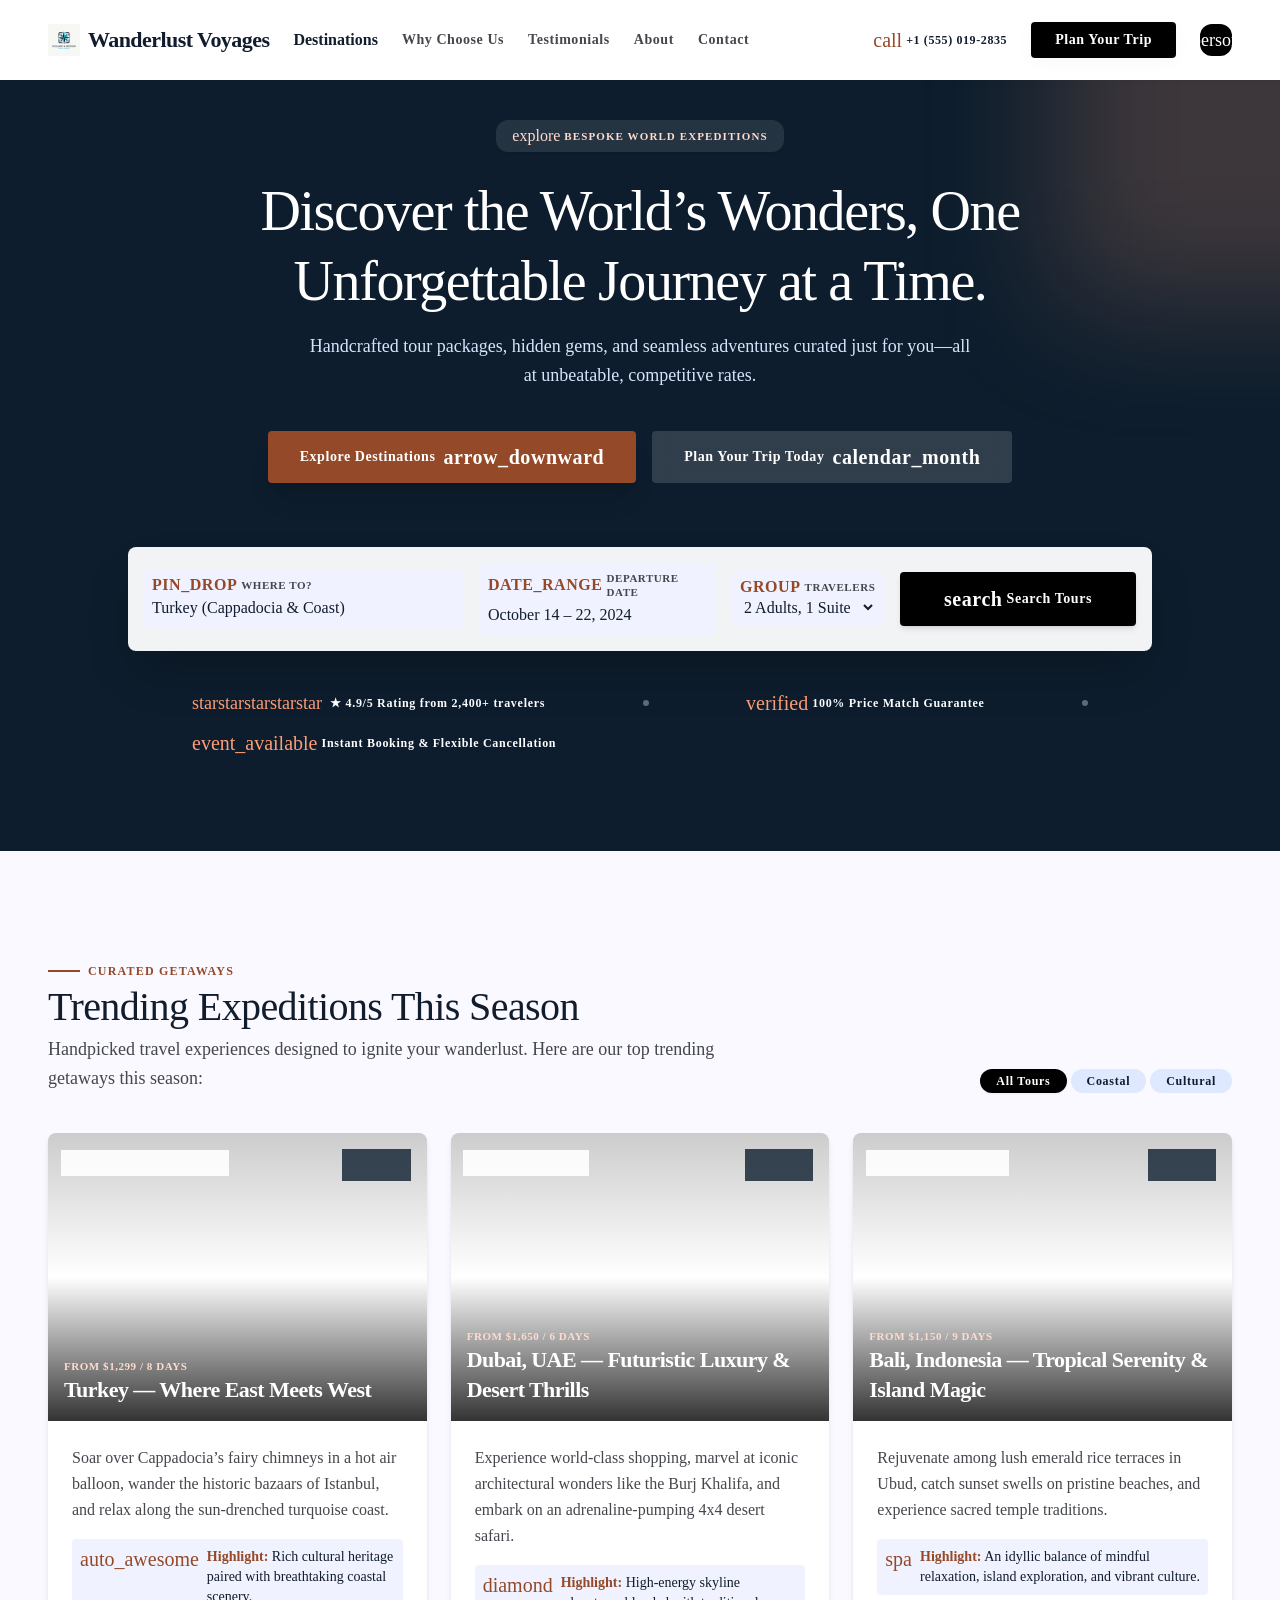
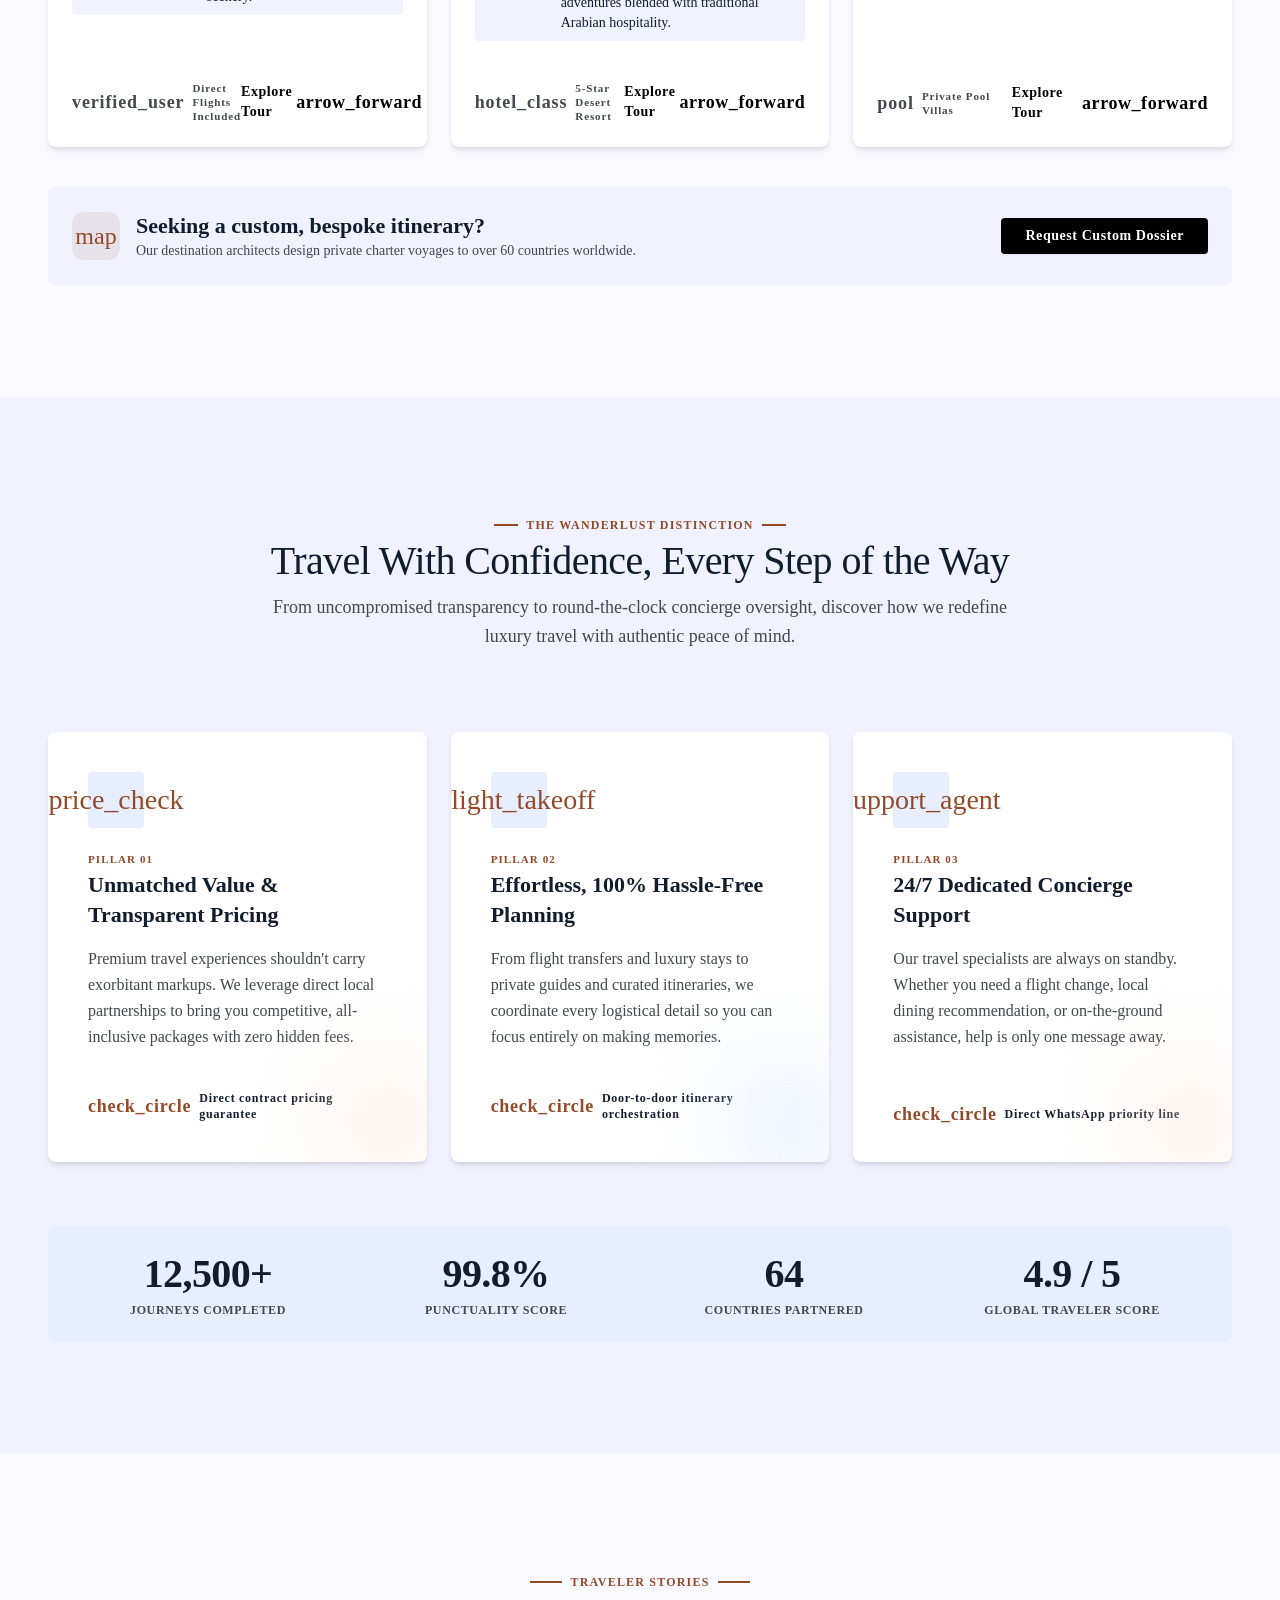
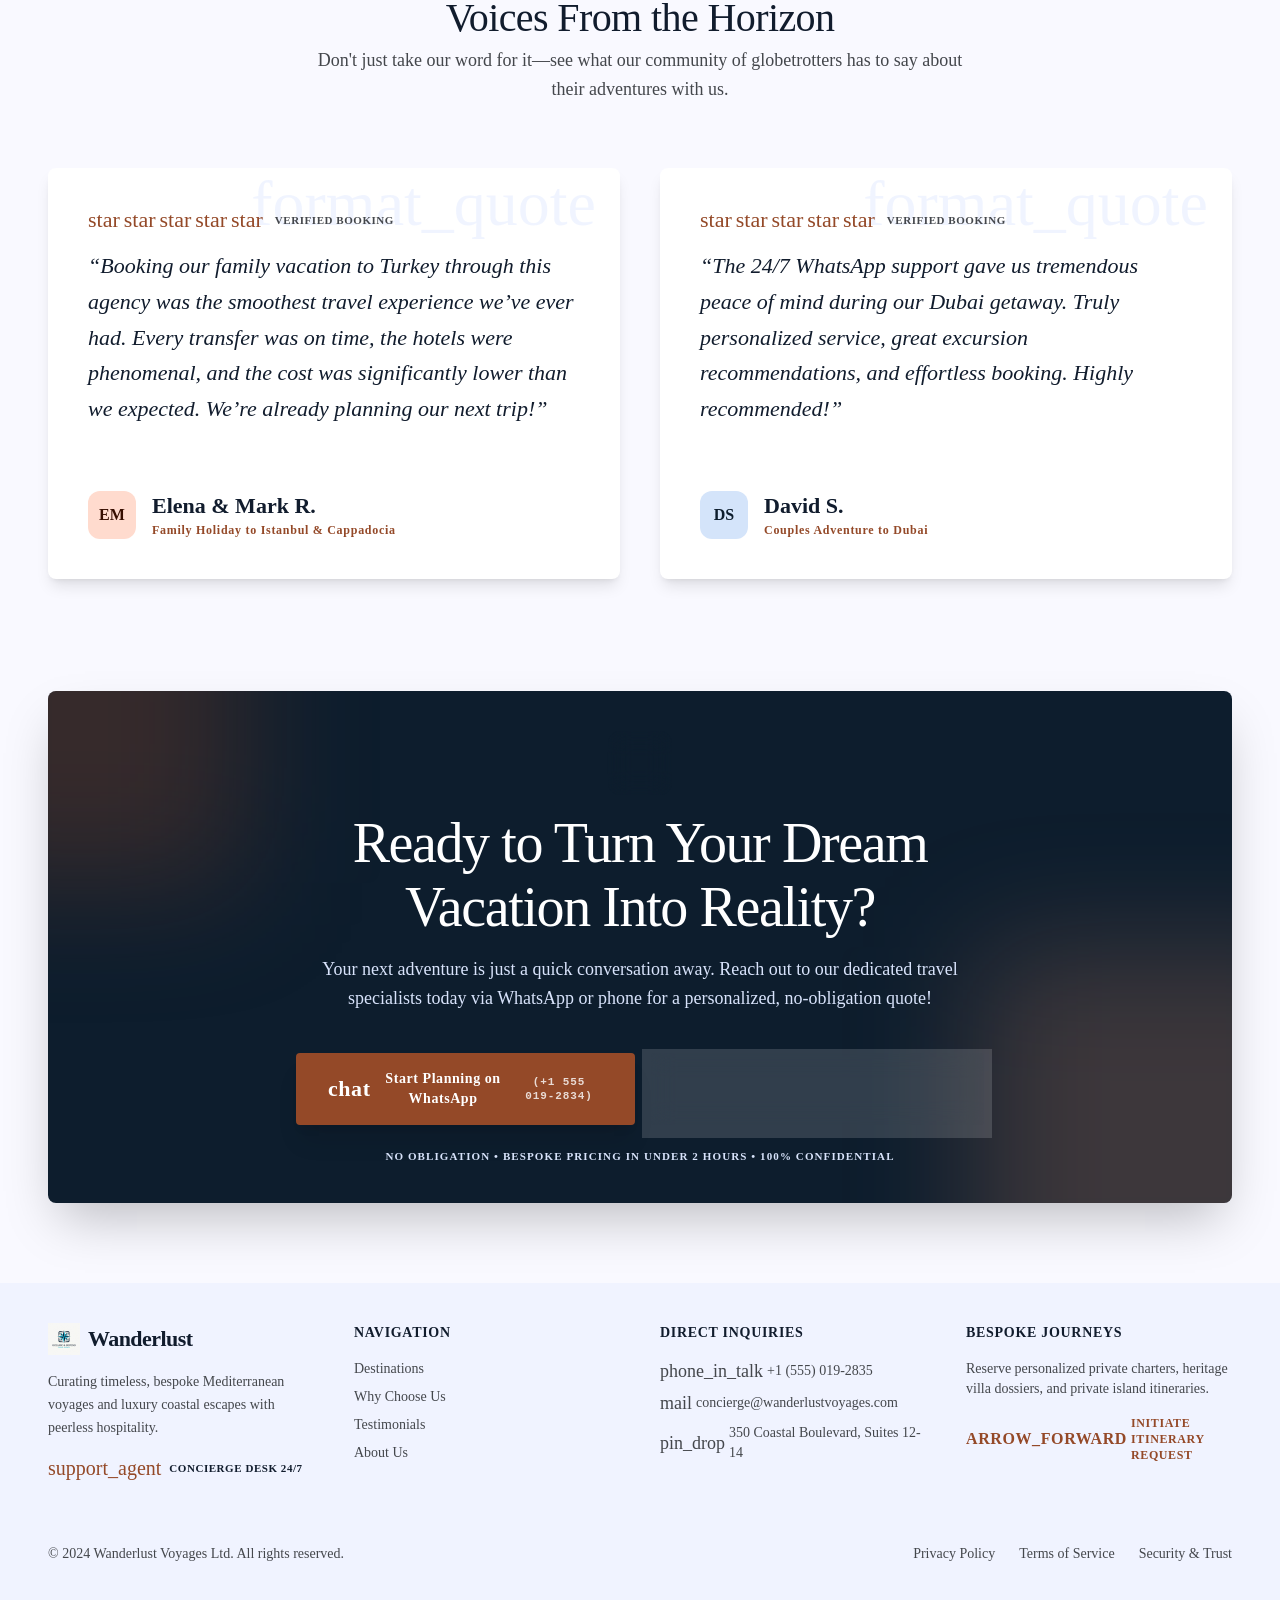
<file: assists/Stitch - Projects_files/frame.html>
<!DOCTYPE html>
<!-- saved from url=(0053)https://36359181242758377.stitched.dev/frame.html?v=3 -->
<html lang="en"><head><meta http-equiv="Content-Type" content="text/html; charset=UTF-8"><meta content="width=device-width, initial-scale=1.0" name="viewport"><meta content="web_standard" name="shell-type"><link href="./css2(5)" rel="stylesheet"><link href="https://fonts.googleapis.com/" rel="preconnect"><link crossorigin="" href="https://fonts.gstatic.com/" rel="preconnect"><link href="./css2(6)" rel="stylesheet">
<link href="./css2(7)" rel="stylesheet"><style>@layer base{html,body{margin:0;padding:0;}body{overscroll-behavior:none;}main>:first-child{margin-top:0!important;}main>:last-child{margin-bottom:0!important;}}::-webkit-scrollbar{display:none;}</style><script src="./saved_resource"></script><script id="tailwind-config">tailwind.config={darkMode:"class",theme:{extend:{colors:{"inverse-surface":"#263143","tertiary":"#000000","on-primary-fixed-variant":"#39485a","on-secondary-container":"#773314","surface-variant":"#d8e3fb","surface-container-low":"#f0f3ff","surface-container-high":"#dee8ff","secondary-fixed":"#ffdbce","tertiary-fixed-dim":"#93ccff","outline-variant":"#c4c6cd","on-tertiary-fixed-variant":"#004b73","on-secondary":"#ffffff","primary-fixed":"#d4e4fa","on-surface":"#111c2d","on-secondary-fixed":"#370e00","on-tertiary":"#ffffff","secondary":"#944928","error-container":"#ffdad6","on-tertiary-fixed":"#001d31","surface":"#f9f9ff","tertiary-fixed":"#cce5ff","surface-dim":"#cfdaf2","surface-container-highest":"#d8e3fb","inverse-on-surface":"#ecf1ff","on-error":"#ffffff","surface-container-lowest":"#ffffff","on-secondary-fixed-variant":"#763213","surface-container":"#e7eeff","error":"#ba1a1a","on-primary":"#ffffff","tertiary-container":"#001d31","surface-tint":"#516072","on-background":"#111c2d","secondary-fixed-dim":"#ffb598","inverse-primary":"#b8c8de","on-primary-fixed":"#0d1d2d","primary-container":"#0d1d2d","on-primary-container":"#768599","primary":"#000000","outline":"#74777d","primary-fixed-dim":"#b8c8de","on-tertiary-container":"#188ace","secondary-container":"#fe9e76","on-surface-variant":"#44474c","surface-bright":"#f9f9ff","on-error-container":"#93000a","background":"#f9f9ff"},borderRadius:{DEFAULT:"0.125rem",lg:"0.25rem",xl:"0.5rem",full:"0.75rem"},spacing:{"space-sm":"0.5rem","space-xs":"0.25rem","space-xl":"2.5rem",gutter:"1.5rem","margin-mobile":"1.25rem","space-md":"1rem","gutter-mobile":"1rem","space-lg":"1.5rem",margin:"3rem"},fontFamily:{"headline-lg":["Noto Serif"],"label-md":["Plus Jakarta Sans"],"body-lg":["Plus Jakarta Sans"],"body-sm":["Plus Jakarta Sans"],"headline-sm":["Noto Serif"],"body-md":["Plus Jakarta Sans"],"headline-lg-mobile":["Noto Serif"],"label-lg":["Plus Jakarta Sans"],"display-lg":["Noto Serif"],"headline-md":["Noto Serif"],"label-sm":["Plus Jakarta Sans"],"display-lg-mobile":["Noto Serif"]},fontSize:{"headline-lg":["40px",{lineHeight:"48px",letterSpacing:"-0.015em",fontWeight:"500"}],"label-md":["12px",{lineHeight:"16px",letterSpacing:"0.06em",fontWeight:"600"}],"body-lg":["18px",{lineHeight:"28px",fontWeight:"400"}],"body-sm":["14px",{lineHeight:"20px",fontWeight:"400"}],"headline-sm":["22px",{lineHeight:"30px",fontWeight:"600"}],"body-md":["16px",{lineHeight:"24px",fontWeight:"400"}],"headline-lg-mobile":["30px",{lineHeight:"38px",letterSpacing:"-0.01em",fontWeight:"500"}],"label-lg":["14px",{lineHeight:"20px",letterSpacing:"0.04em",fontWeight:"600"}],"display-lg":["56px",{lineHeight:"64px",letterSpacing:"-0.02em",fontWeight:"400"}],"headline-md":["28px",{lineHeight:"36px",fontWeight:"500"}],"label-sm":["11px",{lineHeight:"14px",letterSpacing:"0.08em",fontWeight:"700"}],"display-lg-mobile":["38px",{lineHeight:"46px",letterSpacing:"-0.01em",fontWeight:"400"}]}}}}</script><style data-stitch-injected="">
  /* Hide scrollbars on ALL elements (Webkit) */
  *::-webkit-scrollbar {
    display: none;
  }

  /* Hide scrollbars on ALL elements (Firefox) */
  * {
    scrollbar-width: none;
  }

  /* Suppress horizontal overflow and legacy IE/Edge */
  html, body {
    overflow-x: clip !important;
    -ms-overflow-style: none;
    min-height: auto !important;
  }

  /* Global text selection highlight color override inside all iframe modes */
  ::selection {
    background-color: rgba(96, 86, 240, 0.3) !important;
    color: inherit !important;
  }
  ::-moz-selection {
    background-color: rgba(96, 86, 240, 0.3) !important;
    color: inherit !important;
  }

  /* Suppress browser default focus outlines and box-shadow glows globally */
  *:focus, *:focus-visible {
    outline: none !important;
    box-shadow: none !important;
  }
</style><script data-stitch-injected="">(function Mr(){window.addEventListener(`message`,async function(e){let t=e.data;if(!t||t.type!==`capture_screenshot`||e.source!==window.parent)return;let n=t.requestId,r=t.captureEngineSource,i=t.options||{},a=window.innerWidth,o=window.innerHeight,s=window.scrollX,c=window.scrollY,l=document.documentElement,u=l.style.width,d=l.style.height,f=l.style.overflow,p=l.style.position;try{if(!window.snapdom&&r){let e=document.createElement(`script`);e.setAttribute(`data-stitch-injected`,``),e.textContent=r,document.head.appendChild(e)}let e=window.snapdom;if(!e){window.parent.postMessage({type:`screenshot_error`,requestId:n,errorCode:`CAPTURE_ENGINE_UNAVAILABLE`,error:`Capture engine not available. Ensure source is sent with the capture request.`},`*`);return}let t=i.exclude||[`[data-stitch-injected]`];window.scrollTo(0,0),l.style.width=a+`px`,l.style.height=o+`px`,l.style.overflow=`hidden`,l.style.position=`relative`;let u=await(await e(document.documentElement,{exclude:t,embedFonts:!0,scale:i.scale||1,plugins:[{name:`stitch-viewport-clip`,afterClone:function(e){let t=e.clone;if(!(t instanceof HTMLElement))return;t.style.position=`relative`,t.style.width=a+`px`,t.style.height=o+`px`,t.style.overflow=`hidden`;let n=[],r=t.querySelectorAll(`*`);for(let e=0;e<r.length;e++){let t=r[e];t instanceof HTMLElement&&(t.style.position||(t.__snapdomComputedStyle||window.getComputedStyle(t)).position)===`fixed`&&n.push(t)}if(s!==0||c!==0){let e=t.querySelector(`body`);e&&(e.style.marginTop=-c+`px`,e.style.marginLeft=-s+`px`)}for(let e=0;e<n.length;e++)n[e].style.position=`absolute`,t.appendChild(n[e])}}]})).toCanvas({width:a,height:o}),d=i.format||`image/jpeg`,f=i.quality??.8,p=u.toDataURL(d,f);window.parent.postMessage({type:`screenshot_captured`,requestId:n,dataUrl:p,width:a,height:o},`*`)}catch(e){window.parent.postMessage({type:`screenshot_error`,requestId:n,error:e instanceof Error?e.message:String(e)},`*`)}finally{l.style.width=u,l.style.height=d,l.style.overflow=f,l.style.position=p,window.scrollTo(s,c)}})})();</script><script data-stitch-injected="">(function Fr(){let e=`__stitch-highlight-css`,t=`stitch-highlight-element`,n=null;function r(){if(document.getElementById(e))return;let n=document.createElement(`style`);n.id=e,n.textContent=[`@keyframes stitch-highlight-pulse {`,`  0%, 100% { box-shadow: 0 0 0 3px rgba(113,105,237,0.8), 0 0 12px 4px rgba(113,105,237,0.3); }`,`  50%      { box-shadow: 0 0 0 3px rgba(113,105,237,0.4), 0 0 6px 2px rgba(113,105,237,0.15); }`,`}`,`.`+t+` {`,`  outline: 3px solid rgba(113,105,237,0.8) !important;`,`  outline-offset: 2px !important;`,`  animation: stitch-highlight-pulse 1.5s ease-in-out infinite !important;`,`  border-radius: inherit;`,`}`].join(`
`),document.head.appendChild(n)}function i(e){let t=e.toLowerCase().trim(),n=document.createTreeWalker(document.body,NodeFilter.SHOW_ELEMENT,null),r=null,i=-1,a=n.nextNode();for(;a;){if((a.textContent||``).trim().toLowerCase().includes(t)){let e=0,t=a.parentElement;for(;t;)e++,t=t.parentElement;e>i&&(i=e,r=a)}a=n.nextNode()}return r}function a(e){setTimeout(function(){let t=e.getBoundingClientRect(),n=window.innerWidth||1,r=window.innerHeight||1;window.parent.postMessage({type:`stitch:highlight-element-rect`,normalizedX:(t.left+t.width/2)/n,normalizedY:(t.top+t.height/2)/r,normalizedWidth:t.width/n,normalizedHeight:t.height/r},`*`)},400)}window.addEventListener(`message`,function(e){if(!e.data||e.data.type!==`stitch:highlight-element`)return;n&&=(n.classList.remove(t),null);let{text:o,selector:s}=e.data;if(!o&&!s)return;r();let c=null;if(o&&(c=i(o)),!c&&s)try{c=document.querySelector(s)}catch{}c&&(c.classList.add(t),c.scrollIntoView({behavior:`smooth`,block:`center`}),n=c,a(c))})})();</script><script data-stitch-injected="">(function Rr(){let e=0;window.onerror=function(){e++},window.addEventListener(`unhandledrejection`,function(){e++});let t=console.error;console.error=function(...n){e++,t.apply(console,n)};function n(e=`actual`){if(e===`scrollbox`)return document.documentElement.scrollHeight;let t=document.documentElement,n=document.body,r=n?.children;if(!r)return t.scrollHeight;let i=t.style.getPropertyValue(`height`),a=t.style.getPropertyPriority(`height`),o=t.style.getPropertyValue(`min-height`),s=t.style.getPropertyPriority(`min-height`),c=n.style.getPropertyValue(`height`),l=n.style.getPropertyPriority(`height`),u=n.style.getPropertyValue(`min-height`),d=n.style.getPropertyPriority(`min-height`),f=0;try{t.style.setProperty(`height`,`auto`,`important`),t.style.setProperty(`min-height`,`0px`,`important`),n.style.setProperty(`height`,`auto`,`important`),n.style.setProperty(`min-height`,`0px`,`important`);let e=0,i=0,a=0,o=(e,t)=>{if(t.display===`none`||t.visibility===`hidden`)return;let n=parseFloat(t.bottom),r=parseFloat(t.top);if(Number.isFinite(n)&&n>=0&&n<=48&&(!Number.isFinite(r)||r>n)){let t=e.getBoundingClientRect();if(t.height>0&&t.height<=200){let e=t.height+n;e>a&&(a=e)}}};for(let t=0;t<r.length;t++){let n=r[t];if(n.tagName===`SCRIPT`||n.tagName===`STYLE`||n.tagName===`LINK`||n.tagName===`META`||n.tagName===`TEMPLATE`||n.tagName===`NOSCRIPT`||n.hasAttribute(`data-stitch-injected`))continue;let a=window.getComputedStyle(n);if(a.display===`none`||a.visibility===`hidden`)continue;if(a.position===`fixed`){o(n,a);continue}let s=n.getBoundingClientRect().bottom+window.scrollY,c=Math.max(0,parseFloat(a.marginBottom)||0),l=Math.max(0,parseFloat(a.paddingBottom)||0),u=0,d=n.children;for(let e=0;e<d.length;e++){let t=d[e];if(t.tagName===`SCRIPT`||t.tagName===`STYLE`||t.tagName===`LINK`||t.tagName===`META`||t.tagName===`TEMPLATE`||t.tagName===`NOSCRIPT`||t.hasAttribute(`data-stitch-injected`))continue;let n=window.getComputedStyle(t);n.display!==`none`&&n.visibility!==`hidden`&&(n.position===`fixed`?o(t,n):n.position!==`absolute`&&(u=t.tagName===`MAIN`?Math.max(0,parseFloat(n.paddingBottom)||0)+Math.max(0,parseFloat(n.marginBottom)||0):0))}u>l&&(l=u);let f=s+c,p=Math.max(0,s-l);f>e&&(e=f),p>i&&(i=p)}if(e>0){let r=window.getComputedStyle(n),o=window.getComputedStyle(t),s=Math.max(0,parseFloat(r.paddingBottom)||0)+Math.max(0,parseFloat(r.borderBottomWidth)||0)+Math.max(0,parseFloat(o.paddingBottom)||0)+Math.max(0,parseFloat(o.borderBottomWidth)||0);f=Math.max(e+s,i+a)}}finally{i?t.style.setProperty(`height`,i,a):t.style.removeProperty(`height`),o?t.style.setProperty(`min-height`,o,s):t.style.removeProperty(`min-height`),c?n.style.setProperty(`height`,c,l):n.style.removeProperty(`height`),u?n.style.setProperty(`min-height`,u,d):n.style.removeProperty(`min-height`),t.getAttribute(`style`)?.trim()||t.removeAttribute(`style`),n.getAttribute(`style`)?.trim()||n.removeAttribute(`style`)}return f||t.scrollHeight}window.__stitchMeasureContentHeight=n,window.__stitchReportDimensions=function(t=`actual`){typeof window<`u`&&window.parent&&window.parent.postMessage({type:`stitch:content-dimensions`,height:n(t),errorCount:e},`*`)};function r(){typeof window<`u`&&window.__stitchReportDimensions?.(`actual`)}document.readyState===`loading`?document.addEventListener(`DOMContentLoaded`,()=>setTimeout(r,50)):setTimeout(r,50),window.addEventListener(`load`,()=>setTimeout(r,100)),document.addEventListener(`visibilitychange`,()=>{document.visibilityState===`visible`&&setTimeout(r,100)}),window.addEventListener(`message`,e=>{e.data?.type===`stitch:request-dimensions`&&setTimeout(r,50)})})();</script><style data-stitch-injected="">
  /* ─── Animation styles ─── */
  .stitch-anim-highlight {
    outline: 2px solid #6056f080;
    outline-offset: 2px;
    border-radius: 4px;
    transition: outline-color 0.4s ease;
  }
  .stitch-anim-highlight-fade {
    outline-color: transparent;
  }
  @keyframes stitch-anim-fade-in {
    from { opacity: 0; transform: translateY(6px); }
    to   { opacity: 1; transform: translateY(0); }
  }
  @keyframes stitch-anim-pure-fade-in {
    from { opacity: 0; }
    to   { opacity: 1; }
  }
  .stitch-anim-fade-in {
    animation: stitch-anim-fade-in 0.3s ease forwards;
  }

  /* ─── Drawing rectangle overlay ─── */
  .stitch-anim-draw-overlay {
    position: fixed;
    border: 2px solid #6056f099;
    border-radius: 6px;
    pointer-events: none;
    z-index: 998;
    clip-path: polygon(
      0% 0%, 0% 0%,
      0% 0%, 0% 0%,
      0% 0%, 0% 0%
    );
    animation: stitch-anim-draw-rect 0.4s cubic-bezier(0.22, 1, 0.36, 1) forwards;
  }
  @keyframes stitch-anim-draw-rect {
    0%   { clip-path: polygon(0% 0%, 0% 0%, 0% 0%, 0% 0%, 0% 0%, 0% 0%); }
    30%  { clip-path: polygon(0% 0%, 100% 0%, 100% 0%, 100% 0%, 0% 0%, 0% 0%); }
    55%  { clip-path: polygon(0% 0%, 100% 0%, 100% 100%, 100% 100%, 0% 0%, 0% 0%); }
    80%  { clip-path: polygon(0% 0%, 100% 0%, 100% 100%, 0% 100%, 0% 100%, 0% 0%); }
    100% { clip-path: polygon(0% 0%, 100% 0%, 100% 100%, 0% 100%, 0% 0%, 0% 0%); }
  }
  .stitch-anim-draw-overlay.fading {
    animation: stitch-anim-border-fade 0.5s ease forwards;
  }
  @keyframes stitch-anim-border-fade {
    to { opacity: 0; }
  }
  /* ─── Image reveal crossfade ─── */
  .stitch-anim-img-dimming {
    transition: opacity 0.2s ease !important;
    opacity: 0.15 !important;
  }
  .stitch-anim-img-revealing {
    transition: opacity 0.35s ease !important;
    opacity: 1 !important;
  }
  .stitch-anim-cursor::after {
    content: '|';
    font-weight: 100;
    animation: stitch-anim-blink 0.6s step-end infinite;
    color: #6056f0B3;
    margin-left: 1px;
  }
  @keyframes stitch-anim-blink {
    50% { opacity: 0; }
  }

  /* ─── AI Agent Cursor ─── */
  #stitch-agent-cursor {
    position: fixed;
    z-index: 9999;
    pointer-events: none;
    display: flex;
    align-items: flex-start;
    gap: 0px;
    transition: left 0.2s cubic-bezier(0.22, 1, 0.36, 1),
                top 0.2s cubic-bezier(0.22, 1, 0.36, 1),
                opacity 0.25s ease;
    opacity: 0;
    filter: drop-shadow(0 2px 4px rgba(0,0,0,0.18));
  }
  #stitch-agent-cursor.working {
    animation: stitch-anim-wobble 0.8s ease-in-out infinite;
  }
  #stitch-agent-cursor.drawing {
    animation: none;
    transition: left 0.12s linear, top 0.12s linear, opacity 0.25s ease;
  }
  @keyframes stitch-anim-wobble {
    0%, 100% { transform: translate(0, 0) rotate(0deg); }
    25%  { transform: translate(1px, -1px) rotate(2deg); }
    50%  { transform: translate(-1px, 1px) rotate(-1deg); }
    75%  { transform: translate(1px, 0px) rotate(1deg); }
  }
  #stitch-agent-cursor .cursor-pointer {
    display: block;
  }
  #stitch-agent-cursor .cursor-text,
  #stitch-agent-cursor .cursor-paint {
    display: none;
  }
  #stitch-agent-cursor.text-mode .cursor-pointer,
  #stitch-agent-cursor.text-mode .cursor-paint {
    display: none;
  }
  #stitch-agent-cursor.text-mode .cursor-text {
    display: block;
  }
  #stitch-agent-cursor.paint-mode .cursor-pointer,
  #stitch-agent-cursor.paint-mode .cursor-text {
    display: none;
  }
  #stitch-agent-cursor.paint-mode .cursor-paint {
    display: block;
  }
  #stitch-cursor-label {
    margin-top: 14px;
    margin-left: -3px;
    filter: drop-shadow(0 4px 6px rgba(0,0,0,0.15));
  }

  /* ─── Active Element Indicator (Multi-Select Outline & Aurora Glow) ─── */
  @keyframes stitch-aurora-sweep {
    0%, 100% {
      background-position: 0% 50%;
    }
    50% {
      background-position: 100% 50%;
    }
  }
  @keyframes stitch-indicator-pulse {
    0%, 100% {
      opacity: 1;
    }
    50% {
      opacity: 0.78;
    }
  }
  .stitch-active-indicator {
    position: absolute;
    box-sizing: border-box;
    border-style: solid;
    border-color: #6056f0;
    background: transparent;
    pointer-events: none;
    z-index: 2;
  }
  .stitch-active-indicator.stitch-aurora,
  .stitch-active-indicator:not([data-stitch-indicator="pending"]) {
    border: none !important;
    border-radius: 4px;
    background: linear-gradient(
      135deg,
      rgba(145, 84, 231, 0.10),
      rgba(96, 86, 240, 0.08),
      rgba(64, 217, 198, 0.08),
      rgba(66, 133, 244, 0.10)
    );
    box-shadow: 0 2px 12px rgba(96, 86, 240, 0.22);
    animation: stitch-indicator-pulse 3s ease-in-out infinite;
    pointer-events: auto;
    cursor: not-allowed;
    z-index: 3;
  }
  .stitch-active-indicator.stitch-aurora::before,
  .stitch-active-indicator.stitch-aurora::after,
  .stitch-active-indicator:not([data-stitch-indicator="pending"])::before,
  .stitch-active-indicator:not([data-stitch-indicator="pending"])::after {
    content: '';
    position: absolute;
    border-radius: inherit;
    background: linear-gradient(
      120deg,
      #9154E7 0%,
      #6056F0 25%,
      #40D9C6 50%,
      #4285F4 75%,
      #9154E7 100%
    );
    background-size: 300% 300%;
    animation: stitch-aurora-sweep 4s linear infinite;
    -webkit-mask: linear-gradient(#fff 0 0) content-box, linear-gradient(#fff 0 0);
    -webkit-mask-composite: xor;
    mask: linear-gradient(#fff 0 0) content-box, linear-gradient(#fff 0 0);
    mask-composite: exclude;
    pointer-events: none;
  }
  .stitch-active-indicator.stitch-aurora::before,
  .stitch-active-indicator:not([data-stitch-indicator="pending"])::before {
    inset: 0;
    padding: 2px;
  }
  .stitch-active-indicator.stitch-aurora::after,
  .stitch-active-indicator:not([data-stitch-indicator="pending"])::after {
    inset: -3px;
    padding: 3px;
    filter: blur(6px);
    opacity: 0.55;
  }
</style><style>*, ::before, ::after{--tw-border-spacing-x:0;--tw-border-spacing-y:0;--tw-translate-x:0;--tw-translate-y:0;--tw-rotate:0;--tw-skew-x:0;--tw-skew-y:0;--tw-scale-x:1;--tw-scale-y:1;--tw-pan-x: ;--tw-pan-y: ;--tw-pinch-zoom: ;--tw-scroll-snap-strictness:proximity;--tw-gradient-from-position: ;--tw-gradient-via-position: ;--tw-gradient-to-position: ;--tw-ordinal: ;--tw-slashed-zero: ;--tw-numeric-figure: ;--tw-numeric-spacing: ;--tw-numeric-fraction: ;--tw-ring-inset: ;--tw-ring-offset-width:0px;--tw-ring-offset-color:#fff;--tw-ring-color:rgb(59 130 246 / 0.5);--tw-ring-offset-shadow:0 0 #0000;--tw-ring-shadow:0 0 #0000;--tw-shadow:0 0 #0000;--tw-shadow-colored:0 0 #0000;--tw-blur: ;--tw-brightness: ;--tw-contrast: ;--tw-grayscale: ;--tw-hue-rotate: ;--tw-invert: ;--tw-saturate: ;--tw-sepia: ;--tw-drop-shadow: ;--tw-backdrop-blur: ;--tw-backdrop-brightness: ;--tw-backdrop-contrast: ;--tw-backdrop-grayscale: ;--tw-backdrop-hue-rotate: ;--tw-backdrop-invert: ;--tw-backdrop-opacity: ;--tw-backdrop-saturate: ;--tw-backdrop-sepia: ;--tw-contain-size: ;--tw-contain-layout: ;--tw-contain-paint: ;--tw-contain-style: }::backdrop{--tw-border-spacing-x:0;--tw-border-spacing-y:0;--tw-translate-x:0;--tw-translate-y:0;--tw-rotate:0;--tw-skew-x:0;--tw-skew-y:0;--tw-scale-x:1;--tw-scale-y:1;--tw-pan-x: ;--tw-pan-y: ;--tw-pinch-zoom: ;--tw-scroll-snap-strictness:proximity;--tw-gradient-from-position: ;--tw-gradient-via-position: ;--tw-gradient-to-position: ;--tw-ordinal: ;--tw-slashed-zero: ;--tw-numeric-figure: ;--tw-numeric-spacing: ;--tw-numeric-fraction: ;--tw-ring-inset: ;--tw-ring-offset-width:0px;--tw-ring-offset-color:#fff;--tw-ring-color:rgb(59 130 246 / 0.5);--tw-ring-offset-shadow:0 0 #0000;--tw-ring-shadow:0 0 #0000;--tw-shadow:0 0 #0000;--tw-shadow-colored:0 0 #0000;--tw-blur: ;--tw-brightness: ;--tw-contrast: ;--tw-grayscale: ;--tw-hue-rotate: ;--tw-invert: ;--tw-saturate: ;--tw-sepia: ;--tw-drop-shadow: ;--tw-backdrop-blur: ;--tw-backdrop-brightness: ;--tw-backdrop-contrast: ;--tw-backdrop-grayscale: ;--tw-backdrop-hue-rotate: ;--tw-backdrop-invert: ;--tw-backdrop-opacity: ;--tw-backdrop-saturate: ;--tw-backdrop-sepia: ;--tw-contain-size: ;--tw-contain-layout: ;--tw-contain-paint: ;--tw-contain-style: }/* ! tailwindcss v3.4.17 | MIT License | https://tailwindcss.com */*,::after,::before{box-sizing:border-box;border-width:0;border-style:solid;border-color:#e5e7eb}::after,::before{--tw-content:''}:host,html{line-height:1.5;-webkit-text-size-adjust:100%;-moz-tab-size:4;tab-size:4;font-family:ui-sans-serif, system-ui, sans-serif, "Apple Color Emoji", "Segoe UI Emoji", "Segoe UI Symbol", "Noto Color Emoji";font-feature-settings:normal;font-variation-settings:normal;-webkit-tap-highlight-color:transparent}body{margin:0;line-height:inherit}hr{height:0;color:inherit;border-top-width:1px}abbr:where([title]){-webkit-text-decoration:underline dotted;text-decoration:underline dotted}h1,h2,h3,h4,h5,h6{font-size:inherit;font-weight:inherit}a{color:inherit;text-decoration:inherit}b,strong{font-weight:bolder}code,kbd,pre,samp{font-family:ui-monospace, SFMono-Regular, Menlo, Monaco, Consolas, "Liberation Mono", "Courier New", monospace;font-feature-settings:normal;font-variation-settings:normal;font-size:1em}small{font-size:80%}sub,sup{font-size:75%;line-height:0;position:relative;vertical-align:baseline}sub{bottom:-.25em}sup{top:-.5em}table{text-indent:0;border-color:inherit;border-collapse:collapse}button,input,optgroup,select,textarea{font-family:inherit;font-feature-settings:inherit;font-variation-settings:inherit;font-size:100%;font-weight:inherit;line-height:inherit;letter-spacing:inherit;color:inherit;margin:0;padding:0}button,select{text-transform:none}button,input:where([type=button]),input:where([type=reset]),input:where([type=submit]){-webkit-appearance:button;background-color:transparent;background-image:none}:-moz-focusring{outline:auto}:-moz-ui-invalid{box-shadow:none}progress{vertical-align:baseline}::-webkit-inner-spin-button,::-webkit-outer-spin-button{height:auto}[type=search]{-webkit-appearance:textfield;outline-offset:-2px}::-webkit-search-decoration{-webkit-appearance:none}::-webkit-file-upload-button{-webkit-appearance:button;font:inherit}summary{display:list-item}blockquote,dd,dl,figure,h1,h2,h3,h4,h5,h6,hr,p,pre{margin:0}fieldset{margin:0;padding:0}legend{padding:0}menu,ol,ul{list-style:none;margin:0;padding:0}dialog{padding:0}textarea{resize:vertical}input::placeholder,textarea::placeholder{opacity:1;color:#9ca3af}[role=button],button{cursor:pointer}:disabled{cursor:default}audio,canvas,embed,iframe,img,object,svg,video{display:block;vertical-align:middle}img,video{max-width:100%;height:auto}[hidden]:where(:not([hidden=until-found])){display:none}.pointer-events-none{pointer-events:none}.fixed{position:fixed}.absolute{position:absolute}.relative{position:relative}.inset-0{inset:0px}.-bottom-32{bottom:-8rem}.-bottom-6{bottom:-1.5rem}.-left-32{left:-8rem}.-right-32{right:-8rem}.-right-40{right:-10rem}.-right-6{right:-1.5rem}.-top-32{top:-8rem}.-top-40{top:-10rem}.bottom-4{bottom:1rem}.left-0{left:0px}.left-4{left:1rem}.right-0{right:0px}.right-4{right:1rem}.right-6{right:1.5rem}.top-0{top:0px}.top-4{top:1rem}.top-6{top:1.5rem}.z-10{z-index:10}.z-50{z-index:50}.mx-auto{margin-left:auto;margin-right:auto}.mb-16{margin-bottom:4rem}.mb-20{margin-bottom:5rem}.mb-space-lg{margin-bottom:1.5rem}.mb-space-md{margin-bottom:1rem}.mb-space-sm{margin-bottom:0.5rem}.mb-space-xl{margin-bottom:2.5rem}.mb-space-xs{margin-bottom:0.25rem}.ml-2{margin-left:0.5rem}.mt-0\.5{margin-top:0.125rem}.mt-1{margin-top:0.25rem}.mt-16{margin-top:4rem}.mt-space-lg{margin-top:1.5rem}.mt-space-xl{margin-top:2.5rem}.mt-space-xs{margin-top:0.25rem}.flex{display:flex}.inline-flex{display:inline-flex}.grid{display:grid}.hidden{display:none}.h-1\.5{height:0.375rem}.h-12{height:3rem}.h-14{height:3.5rem}.h-16{height:4rem}.h-20{height:5rem}.h-32{height:8rem}.h-72{height:18rem}.h-8{height:2rem}.h-80{height:20rem}.h-96{height:24rem}.h-\[2px\]{height:2px}.h-full{height:100%}.min-h-\[54px\]{min-height:54px}.min-h-\[calc\(1024px-5rem\)\]{min-height:calc(1024px - 5rem)}.w-1\.5{width:0.375rem}.w-12{width:3rem}.w-14{width:3.5rem}.w-16{width:4rem}.w-32{width:8rem}.w-6{width:1.5rem}.w-8{width:2rem}.w-80{width:20rem}.w-96{width:24rem}.w-auto{width:auto}.w-full{width:100%}.max-w-2xl{max-width:42rem}.max-w-3xl{max-width:48rem}.max-w-4xl{max-width:56rem}.max-w-5xl{max-width:64rem}.max-w-\[1280px\]{max-width:1280px}.flex-1{flex:1 1 0%}.shrink-0{flex-shrink:0}.scale-105{--tw-scale-x:1.05;--tw-scale-y:1.05;transform:translate(var(--tw-translate-x), var(--tw-translate-y)) rotate(var(--tw-rotate)) skewX(var(--tw-skew-x)) skewY(var(--tw-skew-y)) scaleX(var(--tw-scale-x)) scaleY(var(--tw-scale-y))}.transform{transform:translate(var(--tw-translate-x), var(--tw-translate-y)) rotate(var(--tw-rotate)) skewX(var(--tw-skew-x)) skewY(var(--tw-skew-y)) scaleX(var(--tw-scale-x)) scaleY(var(--tw-scale-y))}.cursor-pointer{cursor:pointer}.cursor-text{cursor:text}.select-none{-webkit-user-select:none;user-select:none}.grid-cols-1{grid-template-columns:repeat(1, minmax(0, 1fr))}.grid-cols-2{grid-template-columns:repeat(2, minmax(0, 1fr))}.flex-col{flex-direction:column}.flex-wrap{flex-wrap:wrap}.items-start{align-items:flex-start}.items-center{align-items:center}.items-stretch{align-items:stretch}.justify-center{justify-content:center}.justify-between{justify-content:space-between}.gap-1{gap:0.25rem}.gap-2{gap:0.5rem}.gap-space-lg{gap:1.5rem}.gap-space-md{gap:1rem}.gap-space-sm{gap:0.5rem}.gap-space-xl{gap:2.5rem}.gap-space-xs{gap:0.25rem}.overflow-hidden{overflow:hidden}.whitespace-nowrap{white-space:nowrap}.rounded-full{border-radius:0.75rem}.rounded-lg{border-radius:0.25rem}.rounded-xl{border-radius:0.5rem}.bg-primary{--tw-bg-opacity:1;background-color:rgb(0 0 0 / var(--tw-bg-opacity, 1))}.bg-primary-container{--tw-bg-opacity:1;background-color:rgb(13 29 45 / var(--tw-bg-opacity, 1))}.bg-primary-container\/80{background-color:rgb(13 29 45 / 0.8)}.bg-primary-fixed{--tw-bg-opacity:1;background-color:rgb(212 228 250 / var(--tw-bg-opacity, 1))}.bg-primary-fixed\/40{background-color:rgb(212 228 250 / 0.4)}.bg-secondary{--tw-bg-opacity:1;background-color:rgb(148 73 40 / var(--tw-bg-opacity, 1))}.bg-secondary-container\/20{background-color:rgb(254 158 118 / 0.2)}.bg-secondary-fixed{--tw-bg-opacity:1;background-color:rgb(255 219 206 / var(--tw-bg-opacity, 1))}.bg-secondary-fixed\/30{background-color:rgb(255 219 206 / 0.3)}.bg-secondary\/10{background-color:rgb(148 73 40 / 0.1)}.bg-secondary\/30{background-color:rgb(148 73 40 / 0.3)}.bg-surface{--tw-bg-opacity:1;background-color:rgb(249 249 255 / var(--tw-bg-opacity, 1))}.bg-surface-container{--tw-bg-opacity:1;background-color:rgb(231 238 255 / var(--tw-bg-opacity, 1))}.bg-surface-container-high{--tw-bg-opacity:1;background-color:rgb(222 232 255 / var(--tw-bg-opacity, 1))}.bg-surface-container-low{--tw-bg-opacity:1;background-color:rgb(240 243 255 / var(--tw-bg-opacity, 1))}.bg-surface-container-lowest{--tw-bg-opacity:1;background-color:rgb(255 255 255 / var(--tw-bg-opacity, 1))}.bg-surface-container-lowest\/10{background-color:rgb(255 255 255 / 0.1)}.bg-surface-container-lowest\/15{background-color:rgb(255 255 255 / 0.15)}.bg-surface-container-lowest\/90{background-color:rgb(255 255 255 / 0.9)}.bg-surface-container-lowest\/95{background-color:rgb(255 255 255 / 0.95)}.bg-surface-variant\/40{background-color:rgb(216 227 251 / 0.4)}.bg-transparent{background-color:transparent}.bg-gradient-to-t{background-image:linear-gradient(to top, var(--tw-gradient-stops))}.from-primary-container{--tw-gradient-from:#0d1d2d var(--tw-gradient-from-position);--tw-gradient-to:rgb(13 29 45 / 0) var(--tw-gradient-to-position);--tw-gradient-stops:var(--tw-gradient-from), var(--tw-gradient-to)}.from-primary\/80{--tw-gradient-from:rgb(0 0 0 / 0.8) var(--tw-gradient-from-position);--tw-gradient-to:rgb(0 0 0 / 0) var(--tw-gradient-to-position);--tw-gradient-stops:var(--tw-gradient-from), var(--tw-gradient-to)}.via-primary-container\/80{--tw-gradient-to:rgb(13 29 45 / 0)  var(--tw-gradient-to-position);--tw-gradient-stops:var(--tw-gradient-from), rgb(13 29 45 / 0.8) var(--tw-gradient-via-position), var(--tw-gradient-to)}.via-transparent{--tw-gradient-to:rgb(0 0 0 / 0)  var(--tw-gradient-to-position);--tw-gradient-stops:var(--tw-gradient-from), transparent var(--tw-gradient-via-position), var(--tw-gradient-to)}.to-black\/20{--tw-gradient-to:rgb(0 0 0 / 0.2) var(--tw-gradient-to-position)}.to-transparent{--tw-gradient-to:transparent var(--tw-gradient-to-position)}.bg-cover{background-size:cover}.bg-center{background-position:center}.object-contain{object-fit:contain}.p-space-lg{padding:1.5rem}.p-space-md{padding:1rem}.p-space-sm{padding:0.5rem}.p-space-xl{padding:2.5rem}.px-3{padding-left:0.75rem;padding-right:0.75rem}.px-8{padding-left:2rem;padding-right:2rem}.px-margin{padding-left:3rem;padding-right:3rem}.px-space-lg{padding-left:1.5rem;padding-right:1.5rem}.px-space-md{padding-left:1rem;padding-right:1rem}.py-1{padding-top:0.25rem;padding-bottom:0.25rem}.py-20{padding-top:5rem;padding-bottom:5rem}.py-28{padding-top:7rem;padding-bottom:7rem}.py-4{padding-top:1rem;padding-bottom:1rem}.py-space-sm{padding-top:0.5rem;padding-bottom:0.5rem}.py-space-xl{padding-top:2.5rem;padding-bottom:2.5rem}.py-space-xs{padding-top:0.25rem;padding-bottom:0.25rem}.pb-20{padding-bottom:5rem}.pb-24{padding-bottom:6rem}.pt-20{padding-top:5rem}.pt-space-lg{padding-top:1.5rem}.pt-space-md{padding-top:1rem}.pt-space-xl{padding-top:2.5rem}.text-left{text-align:left}.text-center{text-align:center}.font-body-lg{font-family:Plus Jakarta Sans}.font-body-md{font-family:Plus Jakarta Sans}.font-body-sm{font-family:Plus Jakarta Sans}.font-display-lg{font-family:Noto Serif}.font-headline-lg{font-family:Noto Serif}.font-headline-sm{font-family:Noto Serif}.font-label-lg{font-family:Plus Jakarta Sans}.font-label-md{font-family:Plus Jakarta Sans}.font-label-sm{font-family:Plus Jakarta Sans}.font-mono{font-family:ui-monospace, SFMono-Regular, Menlo, Monaco, Consolas, "Liberation Mono", "Courier New", monospace}.text-\[16px\]{font-size:16px}.text-\[18px\]{font-size:18px}.text-\[20px\]{font-size:20px}.text-\[22px\]{font-size:22px}.text-\[24px\]{font-size:24px}.text-\[28px\]{font-size:28px}.text-\[32px\]{font-size:32px}.text-\[64px\]{font-size:64px}.text-body-lg{font-size:18px;line-height:28px;font-weight:400}.text-body-md{font-size:16px;line-height:24px;font-weight:400}.text-body-sm{font-size:14px;line-height:20px;font-weight:400}.text-display-lg{font-size:56px;line-height:64px;letter-spacing:-0.02em;font-weight:400}.text-headline-lg{font-size:40px;line-height:48px;letter-spacing:-0.015em;font-weight:500}.text-headline-sm{font-size:22px;line-height:30px;font-weight:600}.text-label-lg{font-size:14px;line-height:20px;letter-spacing:0.04em;font-weight:600}.text-label-md{font-size:12px;line-height:16px;letter-spacing:0.06em;font-weight:600}.text-label-sm{font-size:11px;line-height:14px;letter-spacing:0.08em;font-weight:700}.font-bold{font-weight:700}.font-medium{font-weight:500}.font-normal{font-weight:400}.font-semibold{font-weight:600}.uppercase{text-transform:uppercase}.italic{font-style:italic}.leading-relaxed{line-height:1.625}.leading-tight{line-height:1.25}.tracking-tight{letter-spacing:-0.025em}.tracking-wider{letter-spacing:0.05em}.tracking-widest{letter-spacing:0.1em}.text-on-primary{--tw-text-opacity:1;color:rgb(255 255 255 / var(--tw-text-opacity, 1))}.text-on-primary-fixed{--tw-text-opacity:1;color:rgb(13 29 45 / var(--tw-text-opacity, 1))}.text-on-secondary{--tw-text-opacity:1;color:rgb(255 255 255 / var(--tw-text-opacity, 1))}.text-on-secondary-fixed{--tw-text-opacity:1;color:rgb(55 14 0 / var(--tw-text-opacity, 1))}.text-on-surface{--tw-text-opacity:1;color:rgb(17 28 45 / var(--tw-text-opacity, 1))}.text-on-surface-variant{--tw-text-opacity:1;color:rgb(68 71 76 / var(--tw-text-opacity, 1))}.text-primary{--tw-text-opacity:1;color:rgb(0 0 0 / var(--tw-text-opacity, 1))}.text-secondary{--tw-text-opacity:1;color:rgb(148 73 40 / var(--tw-text-opacity, 1))}.text-secondary-container{--tw-text-opacity:1;color:rgb(254 158 118 / var(--tw-text-opacity, 1))}.text-secondary-fixed{--tw-text-opacity:1;color:rgb(255 219 206 / var(--tw-text-opacity, 1))}.text-surface-container{--tw-text-opacity:1;color:rgb(231 238 255 / var(--tw-text-opacity, 1))}.text-surface-variant{--tw-text-opacity:1;color:rgb(216 227 251 / var(--tw-text-opacity, 1))}.text-white{--tw-text-opacity:1;color:rgb(255 255 255 / var(--tw-text-opacity, 1))}.antialiased{-webkit-font-smoothing:antialiased;-moz-osx-font-smoothing:grayscale}.opacity-35{opacity:0.35}.opacity-60{opacity:0.6}.opacity-80{opacity:0.8}.mix-blend-luminosity{mix-blend-mode:luminosity}.shadow-2xl{--tw-shadow:0 25px 50px -12px rgb(0 0 0 / 0.25);--tw-shadow-colored:0 25px 50px -12px var(--tw-shadow-color);box-shadow:var(--tw-ring-offset-shadow, 0 0 #0000), var(--tw-ring-shadow, 0 0 #0000), var(--tw-shadow)}.shadow-\[0_1px_8px_rgba\(0\2c 0\2c 0\2c 0\.04\)\]{--tw-shadow:0 1px 8px rgba(0,0,0,0.04);--tw-shadow-colored:0 1px 8px var(--tw-shadow-color);box-shadow:var(--tw-ring-offset-shadow, 0 0 #0000), var(--tw-ring-shadow, 0 0 #0000), var(--tw-shadow)}.shadow-\[0_4px_20px_-2px_rgba\(11\2c 27\2c 43\2c 0\.04\)\]{--tw-shadow:0 4px 20px -2px rgba(11,27,43,0.04);--tw-shadow-colored:0 4px 20px -2px var(--tw-shadow-color);box-shadow:var(--tw-ring-offset-shadow, 0 0 #0000), var(--tw-ring-shadow, 0 0 #0000), var(--tw-shadow)}.shadow-lg{--tw-shadow:0 10px 15px -3px rgb(0 0 0 / 0.1), 0 4px 6px -4px rgb(0 0 0 / 0.1);--tw-shadow-colored:0 10px 15px -3px var(--tw-shadow-color), 0 4px 6px -4px var(--tw-shadow-color);box-shadow:var(--tw-ring-offset-shadow, 0 0 #0000), var(--tw-ring-shadow, 0 0 #0000), var(--tw-shadow)}.shadow-md{--tw-shadow:0 4px 6px -1px rgb(0 0 0 / 0.1), 0 2px 4px -2px rgb(0 0 0 / 0.1);--tw-shadow-colored:0 4px 6px -1px var(--tw-shadow-color), 0 2px 4px -2px var(--tw-shadow-color);box-shadow:var(--tw-ring-offset-shadow, 0 0 #0000), var(--tw-ring-shadow, 0 0 #0000), var(--tw-shadow)}.shadow-sm{--tw-shadow:0 1px 2px 0 rgb(0 0 0 / 0.05);--tw-shadow-colored:0 1px 2px 0 var(--tw-shadow-color);box-shadow:var(--tw-ring-offset-shadow, 0 0 #0000), var(--tw-ring-shadow, 0 0 #0000), var(--tw-shadow)}.shadow-xl{--tw-shadow:0 20px 25px -5px rgb(0 0 0 / 0.1), 0 8px 10px -6px rgb(0 0 0 / 0.1);--tw-shadow-colored:0 20px 25px -5px var(--tw-shadow-color), 0 8px 10px -6px var(--tw-shadow-color);box-shadow:var(--tw-ring-offset-shadow, 0 0 #0000), var(--tw-ring-shadow, 0 0 #0000), var(--tw-shadow)}.blur-2xl{--tw-blur:blur(40px);filter:var(--tw-blur) var(--tw-brightness) var(--tw-contrast) var(--tw-grayscale) var(--tw-hue-rotate) var(--tw-invert) var(--tw-saturate) var(--tw-sepia) var(--tw-drop-shadow)}.blur-3xl{--tw-blur:blur(64px);filter:var(--tw-blur) var(--tw-brightness) var(--tw-contrast) var(--tw-grayscale) var(--tw-hue-rotate) var(--tw-invert) var(--tw-saturate) var(--tw-sepia) var(--tw-drop-shadow)}.backdrop-blur-2xl{--tw-backdrop-blur:blur(40px);-webkit-backdrop-filter:var(--tw-backdrop-blur) var(--tw-backdrop-brightness) var(--tw-backdrop-contrast) var(--tw-backdrop-grayscale) var(--tw-backdrop-hue-rotate) var(--tw-backdrop-invert) var(--tw-backdrop-opacity) var(--tw-backdrop-saturate) var(--tw-backdrop-sepia);backdrop-filter:var(--tw-backdrop-blur) var(--tw-backdrop-brightness) var(--tw-backdrop-contrast) var(--tw-backdrop-grayscale) var(--tw-backdrop-hue-rotate) var(--tw-backdrop-invert) var(--tw-backdrop-opacity) var(--tw-backdrop-saturate) var(--tw-backdrop-sepia)}.backdrop-blur-md{--tw-backdrop-blur:blur(12px);-webkit-backdrop-filter:var(--tw-backdrop-blur) var(--tw-backdrop-brightness) var(--tw-backdrop-contrast) var(--tw-backdrop-grayscale) var(--tw-backdrop-hue-rotate) var(--tw-backdrop-invert) var(--tw-backdrop-opacity) var(--tw-backdrop-saturate) var(--tw-backdrop-sepia);backdrop-filter:var(--tw-backdrop-blur) var(--tw-backdrop-brightness) var(--tw-backdrop-contrast) var(--tw-backdrop-grayscale) var(--tw-backdrop-hue-rotate) var(--tw-backdrop-invert) var(--tw-backdrop-opacity) var(--tw-backdrop-saturate) var(--tw-backdrop-sepia)}.backdrop-blur-xl{--tw-backdrop-blur:blur(24px);-webkit-backdrop-filter:var(--tw-backdrop-blur) var(--tw-backdrop-brightness) var(--tw-backdrop-contrast) var(--tw-backdrop-grayscale) var(--tw-backdrop-hue-rotate) var(--tw-backdrop-invert) var(--tw-backdrop-opacity) var(--tw-backdrop-saturate) var(--tw-backdrop-sepia);backdrop-filter:var(--tw-backdrop-blur) var(--tw-backdrop-brightness) var(--tw-backdrop-contrast) var(--tw-backdrop-grayscale) var(--tw-backdrop-hue-rotate) var(--tw-backdrop-invert) var(--tw-backdrop-opacity) var(--tw-backdrop-saturate) var(--tw-backdrop-sepia)}.transition-all{transition-property:all;transition-timing-function:cubic-bezier(0.4, 0, 0.2, 1);transition-duration:150ms}.transition-colors{transition-property:color, background-color, border-color, fill, stroke, -webkit-text-decoration-color;transition-property:color, background-color, border-color, text-decoration-color, fill, stroke;transition-property:color, background-color, border-color, text-decoration-color, fill, stroke, -webkit-text-decoration-color;transition-timing-function:cubic-bezier(0.4, 0, 0.2, 1);transition-duration:150ms}.transition-shadow{transition-property:box-shadow;transition-timing-function:cubic-bezier(0.4, 0, 0.2, 1);transition-duration:150ms}.transition-transform{transition-property:transform;transition-timing-function:cubic-bezier(0.4, 0, 0.2, 1);transition-duration:150ms}.duration-1000{transition-duration:1000ms}.duration-300{transition-duration:300ms}.duration-700{transition-duration:700ms}.ease-out{transition-timing-function:cubic-bezier(0, 0, 0.2, 1)}.placeholder\:text-outline::placeholder{--tw-text-opacity:1;color:rgb(116 119 125 / var(--tw-text-opacity, 1))}.hover\:-translate-y-1:hover{--tw-translate-y:-0.25rem;transform:translate(var(--tw-translate-x), var(--tw-translate-y)) rotate(var(--tw-rotate)) skewX(var(--tw-skew-x)) skewY(var(--tw-skew-y)) scaleX(var(--tw-scale-x)) scaleY(var(--tw-scale-y))}.hover\:bg-secondary:hover{--tw-bg-opacity:1;background-color:rgb(148 73 40 / var(--tw-bg-opacity, 1))}.hover\:bg-secondary-container:hover{--tw-bg-opacity:1;background-color:rgb(254 158 118 / var(--tw-bg-opacity, 1))}.hover\:bg-surface-container:hover{--tw-bg-opacity:1;background-color:rgb(231 238 255 / var(--tw-bg-opacity, 1))}.hover\:bg-surface-container-lowest:hover{--tw-bg-opacity:1;background-color:rgb(255 255 255 / var(--tw-bg-opacity, 1))}.hover\:bg-surface-variant:hover{--tw-bg-opacity:1;background-color:rgb(216 227 251 / var(--tw-bg-opacity, 1))}.hover\:text-on-secondary:hover{--tw-text-opacity:1;color:rgb(255 255 255 / var(--tw-text-opacity, 1))}.hover\:text-on-secondary-container:hover{--tw-text-opacity:1;color:rgb(119 51 20 / var(--tw-text-opacity, 1))}.hover\:text-on-surface:hover{--tw-text-opacity:1;color:rgb(17 28 45 / var(--tw-text-opacity, 1))}.hover\:text-primary:hover{--tw-text-opacity:1;color:rgb(0 0 0 / var(--tw-text-opacity, 1))}.hover\:text-secondary:hover{--tw-text-opacity:1;color:rgb(148 73 40 / var(--tw-text-opacity, 1))}.hover\:shadow-2xl:hover{--tw-shadow:0 25px 50px -12px rgb(0 0 0 / 0.25);--tw-shadow-colored:0 25px 50px -12px var(--tw-shadow-color);box-shadow:var(--tw-ring-offset-shadow, 0 0 #0000), var(--tw-ring-shadow, 0 0 #0000), var(--tw-shadow)}.hover\:shadow-xl:hover{--tw-shadow:0 20px 25px -5px rgb(0 0 0 / 0.1), 0 8px 10px -6px rgb(0 0 0 / 0.1);--tw-shadow-colored:0 20px 25px -5px var(--tw-shadow-color), 0 8px 10px -6px var(--tw-shadow-color);box-shadow:var(--tw-ring-offset-shadow, 0 0 #0000), var(--tw-ring-shadow, 0 0 #0000), var(--tw-shadow)}.focus\:outline-none:focus{outline:2px solid transparent;outline-offset:2px}.group:hover .group-hover\:translate-x-1{--tw-translate-x:0.25rem;transform:translate(var(--tw-translate-x), var(--tw-translate-y)) rotate(var(--tw-rotate)) skewX(var(--tw-skew-x)) skewY(var(--tw-skew-y)) scaleX(var(--tw-scale-x)) scaleY(var(--tw-scale-y))}.group:hover .group-hover\:rotate-12{--tw-rotate:12deg;transform:translate(var(--tw-translate-x), var(--tw-translate-y)) rotate(var(--tw-rotate)) skewX(var(--tw-skew-x)) skewY(var(--tw-skew-y)) scaleX(var(--tw-scale-x)) scaleY(var(--tw-scale-y))}.group:hover .group-hover\:scale-105{--tw-scale-x:1.05;--tw-scale-y:1.05;transform:translate(var(--tw-translate-x), var(--tw-translate-y)) rotate(var(--tw-rotate)) skewX(var(--tw-skew-x)) skewY(var(--tw-skew-y)) scaleX(var(--tw-scale-x)) scaleY(var(--tw-scale-y))}.group:hover .group-hover\:scale-110{--tw-scale-x:1.1;--tw-scale-y:1.1;transform:translate(var(--tw-translate-x), var(--tw-translate-y)) rotate(var(--tw-rotate)) skewX(var(--tw-skew-x)) skewY(var(--tw-skew-y)) scaleX(var(--tw-scale-x)) scaleY(var(--tw-scale-y))}.group:hover .group-hover\:scale-150{--tw-scale-x:1.5;--tw-scale-y:1.5;transform:translate(var(--tw-translate-x), var(--tw-translate-y)) rotate(var(--tw-rotate)) skewX(var(--tw-skew-x)) skewY(var(--tw-skew-y)) scaleX(var(--tw-scale-x)) scaleY(var(--tw-scale-y))}.group:hover .group-hover\:text-secondary{--tw-text-opacity:1;color:rgb(148 73 40 / var(--tw-text-opacity, 1))}@media (min-width: 640px){.sm\:block{display:block}.sm\:w-auto{width:auto}.sm\:flex-row{flex-direction:row}}@media (min-width: 768px){.md\:col-span-2{grid-column:span 2 / span 2}.md\:col-span-3{grid-column:span 3 / span 3}.md\:col-span-4{grid-column:span 4 / span 4}.md\:flex{display:flex}.md\:grid-cols-12{grid-template-columns:repeat(12, minmax(0, 1fr))}.md\:grid-cols-2{grid-template-columns:repeat(2, minmax(0, 1fr))}.md\:grid-cols-3{grid-template-columns:repeat(3, minmax(0, 1fr))}.md\:grid-cols-4{grid-template-columns:repeat(4, minmax(0, 1fr))}.md\:flex-row{flex-direction:row}.md\:items-end{align-items:flex-end}.md\:justify-between{justify-content:space-between}.md\:p-space-xl{padding:2.5rem}}@media (min-width: 1024px){.lg\:grid-cols-3{grid-template-columns:repeat(3, minmax(0, 1fr))}}@media (min-width: 1280px){.xl\:flex{display:flex}}</style><style data-stitch-cursor=""></style><style data-stitch-scroll-lock=""></style><style data-stitch-injected="">*:not([data-stitch-injected]):not([data-stitch-injected] *):not([class*="stitch-anim-"]):not([class*="stitch-scan-"]),*:not([data-stitch-injected]):not([data-stitch-injected] *):not([class*="stitch-anim-"]):not([class*="stitch-scan-"])::before,*:not([data-stitch-injected]):not([data-stitch-injected] *):not([class*="stitch-anim-"]):not([class*="stitch-scan-"])::after{transition:none!important;animation:none!important}</style><style data-stitch-injected="">*:focus,*:focus-visible{outline:none!important;box-shadow:none!important}::selection{background-color:rgba(96, 86, 240, 0.3)!important;color:inherit!important}::-moz-selection{background-color:rgba(96, 86, 240, 0.3)!important;color:inherit!important}*{user-select:none!important;-webkit-user-select:none!important}.cursor-text,[contenteditable="true"]{cursor:text}[contenteditable="true"]:focus,input:focus,textarea:focus{user-select:text!important;-webkit-user-select:text!important;cursor:text!important}img{-webkit-user-drag:none!important;user-drag:none!important}@keyframes stitch-scan-flash{0%{outline:3px solid rgba(96, 86, 240, 0.9);outline-offset:-1px}60%{outline:3px solid rgba(96, 86, 240, 0.9);outline-offset:-1px}100%{outline:3px solid rgba(96, 86, 240, 0);outline-offset:4px}}@keyframes stitch-scan-flash-img{0%{outline:3px solid rgba(96, 86, 240, 0.9);outline-offset:-1px}60%{outline:3px solid rgba(96, 86, 240, 0.9);outline-offset:-1px}100%{outline:3px solid rgba(96, 86, 240, 0);outline-offset:4px}}.stitch-scan-entry{animation:stitch-scan-flash 1.5s ease-out forwards}.stitch-scan-entry-img{animation:stitch-scan-flash-img 1.5s ease-out forwards}</style><style>*, ::before, ::after{--tw-border-spacing-x:0;--tw-border-spacing-y:0;--tw-translate-x:0;--tw-translate-y:0;--tw-rotate:0;--tw-skew-x:0;--tw-skew-y:0;--tw-scale-x:1;--tw-scale-y:1;--tw-pan-x: ;--tw-pan-y: ;--tw-pinch-zoom: ;--tw-scroll-snap-strictness:proximity;--tw-gradient-from-position: ;--tw-gradient-via-position: ;--tw-gradient-to-position: ;--tw-ordinal: ;--tw-slashed-zero: ;--tw-numeric-figure: ;--tw-numeric-spacing: ;--tw-numeric-fraction: ;--tw-ring-inset: ;--tw-ring-offset-width:0px;--tw-ring-offset-color:#fff;--tw-ring-color:rgb(59 130 246 / 0.5);--tw-ring-offset-shadow:0 0 #0000;--tw-ring-shadow:0 0 #0000;--tw-shadow:0 0 #0000;--tw-shadow-colored:0 0 #0000;--tw-blur: ;--tw-brightness: ;--tw-contrast: ;--tw-grayscale: ;--tw-hue-rotate: ;--tw-invert: ;--tw-saturate: ;--tw-sepia: ;--tw-drop-shadow: ;--tw-backdrop-blur: ;--tw-backdrop-brightness: ;--tw-backdrop-contrast: ;--tw-backdrop-grayscale: ;--tw-backdrop-hue-rotate: ;--tw-backdrop-invert: ;--tw-backdrop-opacity: ;--tw-backdrop-saturate: ;--tw-backdrop-sepia: ;--tw-contain-size: ;--tw-contain-layout: ;--tw-contain-paint: ;--tw-contain-style: }::backdrop{--tw-border-spacing-x:0;--tw-border-spacing-y:0;--tw-translate-x:0;--tw-translate-y:0;--tw-rotate:0;--tw-skew-x:0;--tw-skew-y:0;--tw-scale-x:1;--tw-scale-y:1;--tw-pan-x: ;--tw-pan-y: ;--tw-pinch-zoom: ;--tw-scroll-snap-strictness:proximity;--tw-gradient-from-position: ;--tw-gradient-via-position: ;--tw-gradient-to-position: ;--tw-ordinal: ;--tw-slashed-zero: ;--tw-numeric-figure: ;--tw-numeric-spacing: ;--tw-numeric-fraction: ;--tw-ring-inset: ;--tw-ring-offset-width:0px;--tw-ring-offset-color:#fff;--tw-ring-color:rgb(59 130 246 / 0.5);--tw-ring-offset-shadow:0 0 #0000;--tw-ring-shadow:0 0 #0000;--tw-shadow:0 0 #0000;--tw-shadow-colored:0 0 #0000;--tw-blur: ;--tw-brightness: ;--tw-contrast: ;--tw-grayscale: ;--tw-hue-rotate: ;--tw-invert: ;--tw-saturate: ;--tw-sepia: ;--tw-drop-shadow: ;--tw-backdrop-blur: ;--tw-backdrop-brightness: ;--tw-backdrop-contrast: ;--tw-backdrop-grayscale: ;--tw-backdrop-hue-rotate: ;--tw-backdrop-invert: ;--tw-backdrop-opacity: ;--tw-backdrop-saturate: ;--tw-backdrop-sepia: ;--tw-contain-size: ;--tw-contain-layout: ;--tw-contain-paint: ;--tw-contain-style: }/* ! tailwindcss v3.4.17 | MIT License | https://tailwindcss.com */*,::after,::before{box-sizing:border-box;border-width:0;border-style:solid;border-color:#e5e7eb}::after,::before{--tw-content:''}:host,html{line-height:1.5;-webkit-text-size-adjust:100%;-moz-tab-size:4;tab-size:4;font-family:ui-sans-serif, system-ui, sans-serif, "Apple Color Emoji", "Segoe UI Emoji", "Segoe UI Symbol", "Noto Color Emoji";font-feature-settings:normal;font-variation-settings:normal;-webkit-tap-highlight-color:transparent}body{margin:0;line-height:inherit}hr{height:0;color:inherit;border-top-width:1px}abbr:where([title]){-webkit-text-decoration:underline dotted;text-decoration:underline dotted}h1,h2,h3,h4,h5,h6{font-size:inherit;font-weight:inherit}a{color:inherit;text-decoration:inherit}b,strong{font-weight:bolder}code,kbd,pre,samp{font-family:ui-monospace, SFMono-Regular, Menlo, Monaco, Consolas, "Liberation Mono", "Courier New", monospace;font-feature-settings:normal;font-variation-settings:normal;font-size:1em}small{font-size:80%}sub,sup{font-size:75%;line-height:0;position:relative;vertical-align:baseline}sub{bottom:-.25em}sup{top:-.5em}table{text-indent:0;border-color:inherit;border-collapse:collapse}button,input,optgroup,select,textarea{font-family:inherit;font-feature-settings:inherit;font-variation-settings:inherit;font-size:100%;font-weight:inherit;line-height:inherit;letter-spacing:inherit;color:inherit;margin:0;padding:0}button,select{text-transform:none}button,input:where([type=button]),input:where([type=reset]),input:where([type=submit]){-webkit-appearance:button;background-color:transparent;background-image:none}:-moz-focusring{outline:auto}:-moz-ui-invalid{box-shadow:none}progress{vertical-align:baseline}::-webkit-inner-spin-button,::-webkit-outer-spin-button{height:auto}[type=search]{-webkit-appearance:textfield;outline-offset:-2px}::-webkit-search-decoration{-webkit-appearance:none}::-webkit-file-upload-button{-webkit-appearance:button;font:inherit}summary{display:list-item}blockquote,dd,dl,figure,h1,h2,h3,h4,h5,h6,hr,p,pre{margin:0}fieldset{margin:0;padding:0}legend{padding:0}menu,ol,ul{list-style:none;margin:0;padding:0}dialog{padding:0}textarea{resize:vertical}input::placeholder,textarea::placeholder{opacity:1;color:#9ca3af}[role=button],button{cursor:pointer}:disabled{cursor:default}audio,canvas,embed,iframe,img,object,svg,video{display:block;vertical-align:middle}img,video{max-width:100%;height:auto}[hidden]:where(:not([hidden=until-found])){display:none}.pointer-events-none{pointer-events:none}.fixed{position:fixed}.absolute{position:absolute}.relative{position:relative}.inset-0{inset:0px}.left-0{left:0px}.right-0{right:0px}.top-0{top:0px}.-right-40{right:-10rem}.-top-40{top:-10rem}.left-4{left:1rem}.right-4{right:1rem}.top-4{top:1rem}.bottom-4{bottom:1rem}.-bottom-6{bottom:-1.5rem}.-right-6{right:-1.5rem}.right-6{right:1.5rem}.top-6{top:1.5rem}.-bottom-32{bottom:-8rem}.-left-32{left:-8rem}.-right-32{right:-8rem}.-top-32{top:-8rem}.z-50{z-index:50}.z-10{z-index:10}.mx-auto{margin-left:auto;margin-right:auto}.mb-space-md{margin-bottom:1rem}.mb-space-xl{margin-bottom:2.5rem}.mb-space-lg{margin-bottom:1.5rem}.mb-16{margin-bottom:4rem}.mt-space-xl{margin-top:2.5rem}.mb-space-xs{margin-bottom:0.25rem}.mt-space-xs{margin-top:0.25rem}.mt-0\.5{margin-top:0.125rem}.mb-20{margin-bottom:5rem}.mb-space-sm{margin-bottom:0.5rem}.mt-space-lg{margin-top:1.5rem}.mt-1{margin-top:0.25rem}.mt-16{margin-top:4rem}.ml-2{margin-left:0.5rem}.flex{display:flex}.inline-flex{display:inline-flex}.grid{display:grid}.hidden{display:none}.h-20{height:5rem}.h-8{height:2rem}.h-96{height:24rem}.h-full{height:100%}.h-1\.5{height:0.375rem}.h-\[2px\]{height:2px}.h-72{height:18rem}.h-12{height:3rem}.h-14{height:3.5rem}.h-32{height:8rem}.h-80{height:20rem}.h-16{height:4rem}.min-h-\[calc\(1024px-5rem\)\]{min-height:calc(1024px - 5rem)}.min-h-\[54px\]{min-height:54px}.w-8{width:2rem}.w-auto{width:auto}.w-full{width:100%}.w-96{width:24rem}.w-1\.5{width:0.375rem}.w-12{width:3rem}.w-6{width:1.5rem}.w-14{width:3.5rem}.w-32{width:8rem}.w-80{width:20rem}.w-16{width:4rem}.max-w-\[1280px\]{max-width:1280px}.max-w-4xl{max-width:56rem}.max-w-2xl{max-width:42rem}.max-w-5xl{max-width:64rem}.max-w-3xl{max-width:48rem}.flex-1{flex:1 1 0%}.shrink-0{flex-shrink:0}.scale-105{--tw-scale-x:1.05;--tw-scale-y:1.05;transform:translate(var(--tw-translate-x), var(--tw-translate-y)) rotate(var(--tw-rotate)) skewX(var(--tw-skew-x)) skewY(var(--tw-skew-y)) scaleX(var(--tw-scale-x)) scaleY(var(--tw-scale-y))}.transform{transform:translate(var(--tw-translate-x), var(--tw-translate-y)) rotate(var(--tw-rotate)) skewX(var(--tw-skew-x)) skewY(var(--tw-skew-y)) scaleX(var(--tw-scale-x)) scaleY(var(--tw-scale-y))}.cursor-pointer{cursor:pointer}.cursor-text{cursor:text}.select-none{-webkit-user-select:none;user-select:none}.grid-cols-1{grid-template-columns:repeat(1, minmax(0, 1fr))}.grid-cols-2{grid-template-columns:repeat(2, minmax(0, 1fr))}.flex-col{flex-direction:column}.flex-wrap{flex-wrap:wrap}.items-start{align-items:flex-start}.items-center{align-items:center}.items-stretch{align-items:stretch}.justify-center{justify-content:center}.justify-between{justify-content:space-between}.gap-space-lg{gap:1.5rem}.gap-space-md{gap:1rem}.gap-space-sm{gap:0.5rem}.gap-space-xl{gap:2.5rem}.gap-space-xs{gap:0.25rem}.gap-1{gap:0.25rem}.gap-2{gap:0.5rem}.overflow-hidden{overflow:hidden}.whitespace-nowrap{white-space:nowrap}.rounded-full{border-radius:0.75rem}.rounded-lg{border-radius:0.25rem}.rounded-xl{border-radius:0.5rem}.bg-surface{--tw-bg-opacity:1;background-color:rgb(249 249 255 / var(--tw-bg-opacity, 1))}.bg-primary{--tw-bg-opacity:1;background-color:rgb(0 0 0 / var(--tw-bg-opacity, 1))}.bg-surface-container-low{--tw-bg-opacity:1;background-color:rgb(240 243 255 / var(--tw-bg-opacity, 1))}.bg-surface-container-lowest\/90{background-color:rgb(255 255 255 / 0.9)}.bg-primary-container{--tw-bg-opacity:1;background-color:rgb(13 29 45 / var(--tw-bg-opacity, 1))}.bg-secondary-container\/20{background-color:rgb(254 158 118 / 0.2)}.bg-surface-container-lowest\/10{background-color:rgb(255 255 255 / 0.1)}.bg-secondary{--tw-bg-opacity:1;background-color:rgb(148 73 40 / var(--tw-bg-opacity, 1))}.bg-surface-container-lowest\/15{background-color:rgb(255 255 255 / 0.15)}.bg-surface-container-lowest\/95{background-color:rgb(255 255 255 / 0.95)}.bg-transparent{background-color:transparent}.bg-surface-variant\/40{background-color:rgb(216 227 251 / 0.4)}.bg-surface-container-high{--tw-bg-opacity:1;background-color:rgb(222 232 255 / var(--tw-bg-opacity, 1))}.bg-surface-container-lowest{--tw-bg-opacity:1;background-color:rgb(255 255 255 / var(--tw-bg-opacity, 1))}.bg-primary-container\/80{background-color:rgb(13 29 45 / 0.8)}.bg-secondary\/10{background-color:rgb(148 73 40 / 0.1)}.bg-secondary-fixed\/30{background-color:rgb(255 219 206 / 0.3)}.bg-surface-container{--tw-bg-opacity:1;background-color:rgb(231 238 255 / var(--tw-bg-opacity, 1))}.bg-primary-fixed\/40{background-color:rgb(212 228 250 / 0.4)}.bg-secondary-fixed{--tw-bg-opacity:1;background-color:rgb(255 219 206 / var(--tw-bg-opacity, 1))}.bg-primary-fixed{--tw-bg-opacity:1;background-color:rgb(212 228 250 / var(--tw-bg-opacity, 1))}.bg-secondary\/30{background-color:rgb(148 73 40 / 0.3)}.bg-gradient-to-t{background-image:linear-gradient(to top, var(--tw-gradient-stops))}.from-primary-container{--tw-gradient-from:#0d1d2d var(--tw-gradient-from-position);--tw-gradient-to:rgb(13 29 45 / 0) var(--tw-gradient-to-position);--tw-gradient-stops:var(--tw-gradient-from), var(--tw-gradient-to)}.from-primary\/80{--tw-gradient-from:rgb(0 0 0 / 0.8) var(--tw-gradient-from-position);--tw-gradient-to:rgb(0 0 0 / 0) var(--tw-gradient-to-position);--tw-gradient-stops:var(--tw-gradient-from), var(--tw-gradient-to)}.via-primary-container\/80{--tw-gradient-to:rgb(13 29 45 / 0)  var(--tw-gradient-to-position);--tw-gradient-stops:var(--tw-gradient-from), rgb(13 29 45 / 0.8) var(--tw-gradient-via-position), var(--tw-gradient-to)}.via-transparent{--tw-gradient-to:rgb(0 0 0 / 0)  var(--tw-gradient-to-position);--tw-gradient-stops:var(--tw-gradient-from), transparent var(--tw-gradient-via-position), var(--tw-gradient-to)}.to-transparent{--tw-gradient-to:transparent var(--tw-gradient-to-position)}.to-black\/20{--tw-gradient-to:rgb(0 0 0 / 0.2) var(--tw-gradient-to-position)}.bg-cover{background-size:cover}.bg-center{background-position:center}.object-contain{object-fit:contain}.p-space-md{padding:1rem}.p-space-sm{padding:0.5rem}.p-space-lg{padding:1.5rem}.p-space-xl{padding:2.5rem}.px-margin{padding-left:3rem;padding-right:3rem}.px-space-lg{padding-left:1.5rem;padding-right:1.5rem}.py-space-sm{padding-top:0.5rem;padding-bottom:0.5rem}.py-space-xl{padding-top:2.5rem;padding-bottom:2.5rem}.px-space-md{padding-left:1rem;padding-right:1rem}.py-space-xs{padding-top:0.25rem;padding-bottom:0.25rem}.px-8{padding-left:2rem;padding-right:2rem}.py-4{padding-top:1rem;padding-bottom:1rem}.py-28{padding-top:7rem;padding-bottom:7rem}.px-3{padding-left:0.75rem;padding-right:0.75rem}.py-1{padding-top:0.25rem;padding-bottom:0.25rem}.py-20{padding-top:5rem;padding-bottom:5rem}.pt-20{padding-top:5rem}.pt-space-lg{padding-top:1.5rem}.pb-24{padding-bottom:6rem}.pt-space-xl{padding-top:2.5rem}.pt-space-md{padding-top:1rem}.pb-20{padding-bottom:5rem}.text-left{text-align:left}.text-center{text-align:center}.font-body-md{font-family:Plus Jakarta Sans}.font-body-sm{font-family:Plus Jakarta Sans}.font-headline-sm{font-family:Noto Serif}.font-label-lg{font-family:Plus Jakarta Sans}.font-label-md{font-family:Plus Jakarta Sans}.font-label-sm{font-family:Plus Jakarta Sans}.font-display-lg{font-family:Noto Serif}.font-body-lg{font-family:Plus Jakarta Sans}.font-headline-lg{font-family:Noto Serif}.font-mono{font-family:ui-monospace, SFMono-Regular, Menlo, Monaco, Consolas, "Liberation Mono", "Courier New", monospace}.text-body-md{font-size:16px;line-height:24px;font-weight:400}.text-\[16px\]{font-size:16px}.text-\[18px\]{font-size:18px}.text-\[20px\]{font-size:20px}.text-body-sm{font-size:14px;line-height:20px;font-weight:400}.text-headline-sm{font-size:22px;line-height:30px;font-weight:600}.text-label-lg{font-size:14px;line-height:20px;letter-spacing:0.04em;font-weight:600}.text-label-md{font-size:12px;line-height:16px;letter-spacing:0.06em;font-weight:600}.text-label-sm{font-size:11px;line-height:14px;letter-spacing:0.08em;font-weight:700}.text-display-lg{font-size:56px;line-height:64px;letter-spacing:-0.02em;font-weight:400}.text-body-lg{font-size:18px;line-height:28px;font-weight:400}.text-headline-lg{font-size:40px;line-height:48px;letter-spacing:-0.015em;font-weight:500}.text-\[24px\]{font-size:24px}.text-\[28px\]{font-size:28px}.text-\[22px\]{font-size:22px}.text-\[64px\]{font-size:64px}.text-\[32px\]{font-size:32px}.font-semibold{font-weight:600}.font-medium{font-weight:500}.font-bold{font-weight:700}.font-normal{font-weight:400}.uppercase{text-transform:uppercase}.italic{font-style:italic}.leading-relaxed{line-height:1.625}.leading-tight{line-height:1.25}.tracking-tight{letter-spacing:-0.025em}.tracking-wider{letter-spacing:0.05em}.tracking-widest{letter-spacing:0.1em}.text-on-surface{--tw-text-opacity:1;color:rgb(17 28 45 / var(--tw-text-opacity, 1))}.text-on-primary{--tw-text-opacity:1;color:rgb(255 255 255 / var(--tw-text-opacity, 1))}.text-on-surface-variant{--tw-text-opacity:1;color:rgb(68 71 76 / var(--tw-text-opacity, 1))}.text-secondary{--tw-text-opacity:1;color:rgb(148 73 40 / var(--tw-text-opacity, 1))}.text-secondary-fixed{--tw-text-opacity:1;color:rgb(255 219 206 / var(--tw-text-opacity, 1))}.text-on-secondary{--tw-text-opacity:1;color:rgb(255 255 255 / var(--tw-text-opacity, 1))}.text-surface-variant{--tw-text-opacity:1;color:rgb(216 227 251 / var(--tw-text-opacity, 1))}.text-secondary-container{--tw-text-opacity:1;color:rgb(254 158 118 / var(--tw-text-opacity, 1))}.text-white{--tw-text-opacity:1;color:rgb(255 255 255 / var(--tw-text-opacity, 1))}.text-primary{--tw-text-opacity:1;color:rgb(0 0 0 / var(--tw-text-opacity, 1))}.text-surface-container{--tw-text-opacity:1;color:rgb(231 238 255 / var(--tw-text-opacity, 1))}.text-on-secondary-fixed{--tw-text-opacity:1;color:rgb(55 14 0 / var(--tw-text-opacity, 1))}.text-on-primary-fixed{--tw-text-opacity:1;color:rgb(13 29 45 / var(--tw-text-opacity, 1))}.antialiased{-webkit-font-smoothing:antialiased;-moz-osx-font-smoothing:grayscale}.opacity-35{opacity:0.35}.opacity-60{opacity:0.6}.opacity-80{opacity:0.8}.mix-blend-luminosity{mix-blend-mode:luminosity}.shadow-\[0_1px_8px_rgba\(0\2c 0\2c 0\2c 0\.04\)\]{--tw-shadow:0 1px 8px rgba(0,0,0,0.04);--tw-shadow-colored:0 1px 8px var(--tw-shadow-color);box-shadow:var(--tw-ring-offset-shadow, 0 0 #0000), var(--tw-ring-shadow, 0 0 #0000), var(--tw-shadow)}.shadow-\[0_4px_20px_-2px_rgba\(11\2c 27\2c 43\2c 0\.04\)\]{--tw-shadow:0 4px 20px -2px rgba(11,27,43,0.04);--tw-shadow-colored:0 4px 20px -2px var(--tw-shadow-color);box-shadow:var(--tw-ring-offset-shadow, 0 0 #0000), var(--tw-ring-shadow, 0 0 #0000), var(--tw-shadow)}.shadow-sm{--tw-shadow:0 1px 2px 0 rgb(0 0 0 / 0.05);--tw-shadow-colored:0 1px 2px 0 var(--tw-shadow-color);box-shadow:var(--tw-ring-offset-shadow, 0 0 #0000), var(--tw-ring-shadow, 0 0 #0000), var(--tw-shadow)}.shadow-xl{--tw-shadow:0 20px 25px -5px rgb(0 0 0 / 0.1), 0 8px 10px -6px rgb(0 0 0 / 0.1);--tw-shadow-colored:0 20px 25px -5px var(--tw-shadow-color), 0 8px 10px -6px var(--tw-shadow-color);box-shadow:var(--tw-ring-offset-shadow, 0 0 #0000), var(--tw-ring-shadow, 0 0 #0000), var(--tw-shadow)}.shadow-2xl{--tw-shadow:0 25px 50px -12px rgb(0 0 0 / 0.25);--tw-shadow-colored:0 25px 50px -12px var(--tw-shadow-color);box-shadow:var(--tw-ring-offset-shadow, 0 0 #0000), var(--tw-ring-shadow, 0 0 #0000), var(--tw-shadow)}.shadow-md{--tw-shadow:0 4px 6px -1px rgb(0 0 0 / 0.1), 0 2px 4px -2px rgb(0 0 0 / 0.1);--tw-shadow-colored:0 4px 6px -1px var(--tw-shadow-color), 0 2px 4px -2px var(--tw-shadow-color);box-shadow:var(--tw-ring-offset-shadow, 0 0 #0000), var(--tw-ring-shadow, 0 0 #0000), var(--tw-shadow)}.shadow-lg{--tw-shadow:0 10px 15px -3px rgb(0 0 0 / 0.1), 0 4px 6px -4px rgb(0 0 0 / 0.1);--tw-shadow-colored:0 10px 15px -3px var(--tw-shadow-color), 0 4px 6px -4px var(--tw-shadow-color);box-shadow:var(--tw-ring-offset-shadow, 0 0 #0000), var(--tw-ring-shadow, 0 0 #0000), var(--tw-shadow)}.blur-3xl{--tw-blur:blur(64px);filter:var(--tw-blur) var(--tw-brightness) var(--tw-contrast) var(--tw-grayscale) var(--tw-hue-rotate) var(--tw-invert) var(--tw-saturate) var(--tw-sepia) var(--tw-drop-shadow)}.blur-2xl{--tw-blur:blur(40px);filter:var(--tw-blur) var(--tw-brightness) var(--tw-contrast) var(--tw-grayscale) var(--tw-hue-rotate) var(--tw-invert) var(--tw-saturate) var(--tw-sepia) var(--tw-drop-shadow)}.backdrop-blur-xl{--tw-backdrop-blur:blur(24px);-webkit-backdrop-filter:var(--tw-backdrop-blur) var(--tw-backdrop-brightness) var(--tw-backdrop-contrast) var(--tw-backdrop-grayscale) var(--tw-backdrop-hue-rotate) var(--tw-backdrop-invert) var(--tw-backdrop-opacity) var(--tw-backdrop-saturate) var(--tw-backdrop-sepia);backdrop-filter:var(--tw-backdrop-blur) var(--tw-backdrop-brightness) var(--tw-backdrop-contrast) var(--tw-backdrop-grayscale) var(--tw-backdrop-hue-rotate) var(--tw-backdrop-invert) var(--tw-backdrop-opacity) var(--tw-backdrop-saturate) var(--tw-backdrop-sepia)}.backdrop-blur-md{--tw-backdrop-blur:blur(12px);-webkit-backdrop-filter:var(--tw-backdrop-blur) var(--tw-backdrop-brightness) var(--tw-backdrop-contrast) var(--tw-backdrop-grayscale) var(--tw-backdrop-hue-rotate) var(--tw-backdrop-invert) var(--tw-backdrop-opacity) var(--tw-backdrop-saturate) var(--tw-backdrop-sepia);backdrop-filter:var(--tw-backdrop-blur) var(--tw-backdrop-brightness) var(--tw-backdrop-contrast) var(--tw-backdrop-grayscale) var(--tw-backdrop-hue-rotate) var(--tw-backdrop-invert) var(--tw-backdrop-opacity) var(--tw-backdrop-saturate) var(--tw-backdrop-sepia)}.backdrop-blur-2xl{--tw-backdrop-blur:blur(40px);-webkit-backdrop-filter:var(--tw-backdrop-blur) var(--tw-backdrop-brightness) var(--tw-backdrop-contrast) var(--tw-backdrop-grayscale) var(--tw-backdrop-hue-rotate) var(--tw-backdrop-invert) var(--tw-backdrop-opacity) var(--tw-backdrop-saturate) var(--tw-backdrop-sepia);backdrop-filter:var(--tw-backdrop-blur) var(--tw-backdrop-brightness) var(--tw-backdrop-contrast) var(--tw-backdrop-grayscale) var(--tw-backdrop-hue-rotate) var(--tw-backdrop-invert) var(--tw-backdrop-opacity) var(--tw-backdrop-saturate) var(--tw-backdrop-sepia)}.transition-all{transition-property:all;transition-timing-function:cubic-bezier(0.4, 0, 0.2, 1);transition-duration:150ms}.transition-colors{transition-property:color, background-color, border-color, fill, stroke, -webkit-text-decoration-color;transition-property:color, background-color, border-color, text-decoration-color, fill, stroke;transition-property:color, background-color, border-color, text-decoration-color, fill, stroke, -webkit-text-decoration-color;transition-timing-function:cubic-bezier(0.4, 0, 0.2, 1);transition-duration:150ms}.transition-transform{transition-property:transform;transition-timing-function:cubic-bezier(0.4, 0, 0.2, 1);transition-duration:150ms}.transition-shadow{transition-property:box-shadow;transition-timing-function:cubic-bezier(0.4, 0, 0.2, 1);transition-duration:150ms}.duration-1000{transition-duration:1000ms}.duration-300{transition-duration:300ms}.duration-700{transition-duration:700ms}.ease-out{transition-timing-function:cubic-bezier(0, 0, 0.2, 1)}.placeholder\:text-outline::placeholder{--tw-text-opacity:1;color:rgb(116 119 125 / var(--tw-text-opacity, 1))}.hover\:-translate-y-1:hover{--tw-translate-y:-0.25rem;transform:translate(var(--tw-translate-x), var(--tw-translate-y)) rotate(var(--tw-rotate)) skewX(var(--tw-skew-x)) skewY(var(--tw-skew-y)) scaleX(var(--tw-scale-x)) scaleY(var(--tw-scale-y))}.hover\:bg-secondary:hover{--tw-bg-opacity:1;background-color:rgb(148 73 40 / var(--tw-bg-opacity, 1))}.hover\:bg-secondary-container:hover{--tw-bg-opacity:1;background-color:rgb(254 158 118 / var(--tw-bg-opacity, 1))}.hover\:bg-surface-container-lowest:hover{--tw-bg-opacity:1;background-color:rgb(255 255 255 / var(--tw-bg-opacity, 1))}.hover\:bg-surface-container:hover{--tw-bg-opacity:1;background-color:rgb(231 238 255 / var(--tw-bg-opacity, 1))}.hover\:bg-surface-variant:hover{--tw-bg-opacity:1;background-color:rgb(216 227 251 / var(--tw-bg-opacity, 1))}.hover\:text-on-secondary:hover{--tw-text-opacity:1;color:rgb(255 255 255 / var(--tw-text-opacity, 1))}.hover\:text-on-surface:hover{--tw-text-opacity:1;color:rgb(17 28 45 / var(--tw-text-opacity, 1))}.hover\:text-secondary:hover{--tw-text-opacity:1;color:rgb(148 73 40 / var(--tw-text-opacity, 1))}.hover\:text-on-secondary-container:hover{--tw-text-opacity:1;color:rgb(119 51 20 / var(--tw-text-opacity, 1))}.hover\:text-primary:hover{--tw-text-opacity:1;color:rgb(0 0 0 / var(--tw-text-opacity, 1))}.hover\:shadow-2xl:hover{--tw-shadow:0 25px 50px -12px rgb(0 0 0 / 0.25);--tw-shadow-colored:0 25px 50px -12px var(--tw-shadow-color);box-shadow:var(--tw-ring-offset-shadow, 0 0 #0000), var(--tw-ring-shadow, 0 0 #0000), var(--tw-shadow)}.hover\:shadow-xl:hover{--tw-shadow:0 20px 25px -5px rgb(0 0 0 / 0.1), 0 8px 10px -6px rgb(0 0 0 / 0.1);--tw-shadow-colored:0 20px 25px -5px var(--tw-shadow-color), 0 8px 10px -6px var(--tw-shadow-color);box-shadow:var(--tw-ring-offset-shadow, 0 0 #0000), var(--tw-ring-shadow, 0 0 #0000), var(--tw-shadow)}.focus\:outline-none:focus{outline:2px solid transparent;outline-offset:2px}.group:hover .group-hover\:translate-x-1{--tw-translate-x:0.25rem;transform:translate(var(--tw-translate-x), var(--tw-translate-y)) rotate(var(--tw-rotate)) skewX(var(--tw-skew-x)) skewY(var(--tw-skew-y)) scaleX(var(--tw-scale-x)) scaleY(var(--tw-scale-y))}.group:hover .group-hover\:rotate-12{--tw-rotate:12deg;transform:translate(var(--tw-translate-x), var(--tw-translate-y)) rotate(var(--tw-rotate)) skewX(var(--tw-skew-x)) skewY(var(--tw-skew-y)) scaleX(var(--tw-scale-x)) scaleY(var(--tw-scale-y))}.group:hover .group-hover\:scale-105{--tw-scale-x:1.05;--tw-scale-y:1.05;transform:translate(var(--tw-translate-x), var(--tw-translate-y)) rotate(var(--tw-rotate)) skewX(var(--tw-skew-x)) skewY(var(--tw-skew-y)) scaleX(var(--tw-scale-x)) scaleY(var(--tw-scale-y))}.group:hover .group-hover\:scale-150{--tw-scale-x:1.5;--tw-scale-y:1.5;transform:translate(var(--tw-translate-x), var(--tw-translate-y)) rotate(var(--tw-rotate)) skewX(var(--tw-skew-x)) skewY(var(--tw-skew-y)) scaleX(var(--tw-scale-x)) scaleY(var(--tw-scale-y))}.group:hover .group-hover\:scale-110{--tw-scale-x:1.1;--tw-scale-y:1.1;transform:translate(var(--tw-translate-x), var(--tw-translate-y)) rotate(var(--tw-rotate)) skewX(var(--tw-skew-x)) skewY(var(--tw-skew-y)) scaleX(var(--tw-scale-x)) scaleY(var(--tw-scale-y))}.group:hover .group-hover\:text-secondary{--tw-text-opacity:1;color:rgb(148 73 40 / var(--tw-text-opacity, 1))}@media (min-width: 640px){.sm\:block{display:block}.sm\:w-auto{width:auto}.sm\:flex-row{flex-direction:row}}@media (min-width: 768px){.md\:col-span-4{grid-column:span 4 / span 4}.md\:col-span-2{grid-column:span 2 / span 2}.md\:col-span-3{grid-column:span 3 / span 3}.md\:flex{display:flex}.md\:grid-cols-4{grid-template-columns:repeat(4, minmax(0, 1fr))}.md\:grid-cols-12{grid-template-columns:repeat(12, minmax(0, 1fr))}.md\:grid-cols-2{grid-template-columns:repeat(2, minmax(0, 1fr))}.md\:grid-cols-3{grid-template-columns:repeat(3, minmax(0, 1fr))}.md\:flex-row{flex-direction:row}.md\:items-end{align-items:flex-end}.md\:justify-between{justify-content:space-between}.md\:p-space-xl{padding:2.5rem}}@media (min-width: 1024px){.lg\:grid-cols-3{grid-template-columns:repeat(3, minmax(0, 1fr))}}@media (min-width: 1280px){.xl\:flex{display:flex}}</style></head><body class="bg-surface font-body-md text-body-md text-on-surface antialiased"><header class="fixed top-0 left-0 right-0 z-50 bg-surface-container-lowest/90 backdrop-blur-xl shadow-[0_1px_8px_rgba(0,0,0,0.04)]"><div class="h-20 max-w-[1280px] mx-auto px-margin flex items-center justify-between gap-space-md"><div class="flex items-center gap-space-lg"><a class="flex items-center gap-space-sm" data-path="destinations" href="https://36359181242758377.stitched.dev/frame.html?v=3#"><img alt="Wanderlust Voyages Logo" class="h-8 w-auto object-contain" src="./unnamed(6).jpg"><span class="font-headline-sm text-headline-sm tracking-tight text-on-surface">Wanderlust Voyages</span></a><nav class="hidden xl:flex items-center gap-space-lg" data-active-classes="text-on-surface font-semibold"><a aria-current="page" class="transition-colors text-on-surface font-semibold" data-path="destinations" href="https://36359181242758377.stitched.dev/frame.html?v=3#">Destinations</a><a class="font-label-lg text-label-lg text-on-surface-variant hover:text-on-surface transition-colors" data-path="why-choose-us" href="https://36359181242758377.stitched.dev/frame.html?v=3#">Why Choose Us</a><a class="font-label-lg text-label-lg text-on-surface-variant hover:text-on-surface transition-colors" data-path="testimonials" href="https://36359181242758377.stitched.dev/frame.html?v=3#">Testimonials</a><a class="font-label-lg text-label-lg text-on-surface-variant hover:text-on-surface transition-colors" data-path="about" href="https://36359181242758377.stitched.dev/frame.html?v=3#">About</a><a class="font-label-lg text-label-lg text-on-surface-variant hover:text-on-surface transition-colors" data-path="contact" href="https://36359181242758377.stitched.dev/frame.html?v=3#">Contact</a></nav></div><div class="flex items-center gap-space-lg"><div class="hidden md:flex items-center gap-space-xs text-on-surface-variant"><span class="material-symbols-outlined text-[20px] text-secondary">call</span><a class="font-label-md text-label-md tracking-wider uppercase text-on-surface hover:text-secondary transition-colors" href="tel:+15550192835">+1 (555) 019-2835</a></div><a class="inline-flex items-center justify-center bg-primary text-on-primary hover:bg-secondary hover:text-on-secondary px-space-lg py-space-sm rounded-lg font-label-lg text-label-lg transition-all shadow-[0_4px_20px_-2px_rgba(11,27,43,0.04)]" data-path="plan-your-trip" href="https://36359181242758377.stitched.dev/frame.html?v=3#">Plan Your Trip</a><div class="w-8 h-8 rounded-full bg-primary flex items-center justify-center"><span class="material-symbols-outlined text-on-primary text-[18px]">person</span></div></div></div></header><main class="w-full pt-20 bg-surface min-h-[calc(1024px-5rem)]" data-stitch-vh="min-h-[calc(1024px-5rem)]===min-h-[calc(100vh-5rem)]"><div class="flex flex-col w-full">
<!-- ========================================================================= -->
<!-- 1. HERO SECTION                                                          -->
<!-- ========================================================================= -->
<section class="relative w-full overflow-hidden bg-primary-container text-on-primary">
<!-- Hero Photography Layer with Scrim -->
<div class="absolute inset-0 bg-cover bg-center mix-blend-luminosity opacity-35 transform scale-105 transition-transform duration-1000 ease-out" data-alt="Stunning aerial wide angle panoramic view of the Mediterranean coastline and ancient Aegean ruins under golden sunrise light, ultra-luxury sailing yachts anchored in turquoise waters, warm ochre cliffs, fine art travel photography, atmospheric sun rays, cinematic elegance" style="background-image: url('https://lh3.googleusercontent.com/aida-public/[base64]')"></div>
<!-- Sunlit Gradient Scrim -->
<div class="absolute inset-0 bg-gradient-to-t from-primary-container via-primary-container/80 to-transparent"></div>
<div class="absolute -top-40 -right-40 w-96 h-96 rounded-full bg-secondary-container/20 blur-3xl pointer-events-none"></div>
<div class="relative max-w-[1280px] mx-auto px-margin pt-space-xl pb-24 flex flex-col items-center text-center">
<!-- Overline Tag -->
<div class="inline-flex items-center gap-space-xs px-space-md py-space-xs rounded-full bg-surface-container-lowest/10 backdrop-blur-md mb-space-lg shadow-sm">
<span class="material-symbols-outlined text-[16px] text-secondary-fixed">explore</span>
<span class="font-label-sm text-label-sm tracking-widest uppercase text-secondary-fixed">Bespoke World Expeditions</span>
</div>
<!-- Main Headline (H1) -->
<h1 class="font-display-lg text-display-lg max-w-4xl tracking-tight text-on-primary mb-space-md leading-tight">
        Discover the World’s Wonders, One Unforgettable Journey at a Time.
      </h1>
<!-- Sub-headline -->
<p class="font-body-lg text-body-lg text-surface-variant max-w-2xl mb-space-xl leading-relaxed">
        Handcrafted tour packages, hidden gems, and seamless adventures curated just for you—all at unbeatable, competitive rates.
      </p>
<!-- Primary & Secondary CTAs -->
<div class="flex flex-wrap items-center justify-center gap-space-md mb-16">
<a class="inline-flex items-center gap-space-sm bg-secondary text-on-secondary px-8 py-4 rounded-lg font-label-lg text-label-lg transition-all shadow-xl hover:bg-secondary-container hover:text-on-secondary-container" href="https://36359181242758377.stitched.dev/frame.html?v=3#destinations">
<span>Explore Destinations</span>
<span class="material-symbols-outlined text-[20px]">arrow_downward</span>
</a>
<a class="inline-flex items-center gap-space-sm bg-surface-container-lowest/15 backdrop-blur-md text-on-primary hover:bg-surface-container-lowest hover:text-primary px-8 py-4 rounded-lg font-label-lg text-label-lg transition-all" href="https://36359181242758377.stitched.dev/frame.html?v=3#contact-concierge">
<span>Plan Your Trip Today</span>
<span class="material-symbols-outlined text-[20px]">calendar_month</span>
</a>
</div>
<!-- Floating Integrated Travel Search & Filter Bar -->
<div class="w-full max-w-5xl bg-surface-container-lowest/95 backdrop-blur-2xl rounded-xl shadow-2xl p-space-md text-left text-on-surface">
<form class="grid grid-cols-1 md:grid-cols-12 gap-space-md items-center" onsubmit="event.preventDefault();">
<!-- Destination Field -->
<div class="md:col-span-4 flex flex-col gap-1 p-space-sm rounded-lg bg-surface-container-low transition-colors hover:bg-surface-container">
<span class="font-label-sm text-label-sm text-on-surface-variant uppercase tracking-wider flex items-center gap-1">
<span class="material-symbols-outlined text-[16px] text-secondary">pin_drop</span> Where to?
            </span>
<input class="w-full bg-transparent font-body-md text-body-md text-on-surface font-medium focus:outline-none placeholder:text-outline" placeholder="e.g. Turkey, Dubai, Bali..." type="text" value="Turkey (Cappadocia &amp; Coast)">
</div>
<!-- Departure Date -->
<div class="md:col-span-3 flex flex-col gap-1 p-space-sm rounded-lg bg-surface-container-low transition-colors hover:bg-surface-container">
<span class="font-label-sm text-label-sm text-on-surface-variant uppercase tracking-wider flex items-center gap-1">
<span class="material-symbols-outlined text-[16px] text-secondary">date_range</span> Departure Date
            </span>
<input class="w-full bg-transparent font-body-md text-body-md text-on-surface font-medium focus:outline-none placeholder:text-outline" type="text" value="October 14 – 22, 2024">
</div>
<!-- Travelers Counter -->
<div class="md:col-span-2 flex flex-col gap-1 p-space-sm rounded-lg bg-surface-container-low transition-colors hover:bg-surface-container">
<span class="font-label-sm text-label-sm text-on-surface-variant uppercase tracking-wider flex items-center gap-1">
<span class="material-symbols-outlined text-[16px] text-secondary">group</span> Travelers
            </span>
<select class="w-full bg-transparent font-body-md text-body-md text-on-surface font-medium focus:outline-none cursor-pointer">
<option>2 Adults, 1 Suite</option>
<option>1 Solo Voyager</option>
<option>Family (4 Guests)</option>
<option>Private Group (6+)</option>
</select>
</div>
<!-- Search Action Button -->
<div class="md:col-span-3">
<button class="w-full h-full min-h-[54px] flex items-center justify-center gap-space-xs bg-primary text-on-primary hover:bg-secondary hover:text-on-secondary rounded-lg font-label-lg text-label-lg transition-all shadow-md" type="button">
<span class="material-symbols-outlined text-[20px]">search</span>
<span>Search Tours</span>
</button>
</div>
</form>
</div>
<!-- Trust Badges Row -->
<div class="w-full max-w-4xl mt-space-xl flex flex-wrap items-center justify-center md:justify-between gap-space-md text-surface-variant">
<div class="flex items-center gap-space-sm">
<div class="flex text-secondary-container">
<span class="material-symbols-outlined text-[18px]" style="font-variation-settings: 'FILL' 1;">star</span>
<span class="material-symbols-outlined text-[18px]" style="font-variation-settings: 'FILL' 1;">star</span>
<span class="material-symbols-outlined text-[18px]" style="font-variation-settings: 'FILL' 1;">star</span>
<span class="material-symbols-outlined text-[18px]" style="font-variation-settings: 'FILL' 1;">star</span>
<span class="material-symbols-outlined text-[18px]" style="font-variation-settings: 'FILL' 1;">star</span>
</div>
<span class="font-label-md text-label-md text-on-primary">★ 4.9/5 Rating from 2,400+ travelers</span>
</div>
<div class="hidden sm:block w-1.5 h-1.5 rounded-full bg-surface-variant/40"></div>
<div class="flex items-center gap-space-xs">
<span class="material-symbols-outlined text-[20px] text-secondary-container">verified</span>
<span class="font-label-md text-label-md text-on-primary">100% Price Match Guarantee</span>
</div>
<div class="hidden sm:block w-1.5 h-1.5 rounded-full bg-surface-variant/40"></div>
<div class="flex items-center gap-space-xs">
<span class="material-symbols-outlined text-[20px] text-secondary-container">event_available</span>
<span class="font-label-md text-label-md text-on-primary">Instant Booking &amp; Flexible Cancellation</span>
</div>
</div>
</div>
</section>
<!-- ========================================================================= -->
<!-- 2. FEATURED DESTINATIONS SECTION                                         -->
<!-- ========================================================================= -->
<section class="w-full py-28 px-margin max-w-[1280px] mx-auto" id="destinations">
<!-- Section Header -->
<div class="flex flex-col md:flex-row md:items-end justify-between gap-space-md mb-space-xl">
<div class="max-w-2xl">
<div class="flex items-center gap-2 mb-space-xs">
<span class="w-8 h-[2px] bg-secondary"></span>
<span class="font-label-md text-label-md uppercase tracking-widest text-secondary font-bold">Curated Getaways</span>
</div>
<h2 class="font-headline-lg text-headline-lg text-on-surface">
          Trending Expeditions This Season
        </h2>
<p class="font-body-lg text-body-lg text-on-surface-variant mt-space-xs leading-relaxed">
          Handpicked travel experiences designed to ignite your wanderlust. Here are our top trending getaways this season:
        </p>
</div>
<!-- Quick Category Toggle Pills -->
<div class="flex items-center gap-space-xs">
<button class="px-space-md py-space-xs rounded-full bg-primary text-on-primary font-label-md text-label-md shadow-sm">All Tours</button>
<button class="px-space-md py-space-xs rounded-full bg-surface-container-high text-on-surface hover:bg-surface-variant font-label-md text-label-md transition-colors">Coastal</button>
<button class="px-space-md py-space-xs rounded-full bg-surface-container-high text-on-surface hover:bg-surface-variant font-label-md text-label-md transition-colors">Cultural</button>
</div>
</div>
<!-- 3-Column Responsive Grid -->
<div class="grid grid-cols-1 md:grid-cols-2 lg:grid-cols-3 gap-space-lg items-stretch">
<!-- Destination Card 1: Turkey -->
<div class="group flex flex-col bg-surface-container-lowest rounded-xl overflow-hidden shadow-md hover:shadow-2xl transition-all duration-300 transform hover:-translate-y-1">
<!-- Media Visual Header -->
<div class="relative h-72 w-full overflow-hidden">
<div class="w-full h-full bg-cover bg-center group-hover:scale-105 transition-transform duration-700 ease-out" data-alt="Dozens of colorful hot air balloons floating gently over Cappadocia Turkey during a golden pink sunrise, distinctive fairy chimney rock formations below, morning mist, warm glowing light, ultra-high resolution photography" style="background-image: url('https://lh3.googleusercontent.com/aida-public/[base64]')"></div>
<div class="absolute inset-0 bg-gradient-to-t from-primary/80 via-transparent to-black/20"></div>
<div class="absolute top-4 left-4">
<span class="px-3 py-1 rounded-full bg-surface-container-lowest/90 backdrop-blur-md font-label-sm text-label-sm uppercase tracking-wider text-secondary font-bold shadow-sm">
              Cultural &amp; Coastal
            </span>
</div>
<div class="absolute top-4 right-4 flex items-center gap-1 px-3 py-1 rounded-full bg-primary-container/80 backdrop-blur-md text-on-primary">
<span class="material-symbols-outlined text-[16px] text-secondary-container" style="font-variation-settings: 'FILL' 1;">star</span>
<span class="font-label-md text-label-md font-bold">4.9</span>
</div>
<div class="absolute bottom-4 left-4 right-4 text-on-primary">
<p class="font-label-sm text-label-sm text-secondary-fixed uppercase tracking-wider">From $1,299 / 8 Days</p>
<h3 class="font-headline-sm text-headline-sm font-semibold tracking-tight text-white mt-0.5">
              Turkey — Where East Meets West
            </h3>
</div>
</div>
<!-- Body Content -->
<div class="p-space-lg flex-1 flex flex-col justify-between">
<div>
<p class="font-body-md text-body-md text-on-surface-variant leading-relaxed mb-space-md">
              Soar over Cappadocia’s fairy chimneys in a hot air balloon, wander the historic bazaars of Istanbul, and relax along the sun-drenched turquoise coast.
            </p>
<div class="p-space-sm rounded-lg bg-surface-container-low mb-space-lg">
<p class="font-body-sm text-body-sm text-on-surface font-medium flex items-start gap-2">
<span class="material-symbols-outlined text-secondary text-[20px] shrink-0 mt-0.5">auto_awesome</span>
<span><strong class="font-semibold text-secondary">Highlight:</strong> Rich cultural heritage paired with breathtaking coastal scenery.</span>
</p>
</div>
</div>
<!-- Card CTA -->
<div class="pt-space-md flex items-center justify-between">
<div class="flex items-center gap-2 text-on-surface-variant font-label-sm text-label-sm">
<span class="material-symbols-outlined text-[18px]">verified_user</span> Direct Flights Included
            </div>
<a class="inline-flex items-center gap-1 text-primary group-hover:text-secondary font-label-lg text-label-lg transition-colors" href="https://36359181242758377.stitched.dev/frame.html?v=3#contact-concierge">
<span>Explore Tour</span>
<span class="material-symbols-outlined text-[18px] transform group-hover:translate-x-1 transition-transform">arrow_forward</span>
</a>
</div>
</div>
</div>
<!-- Destination Card 2: Dubai, UAE -->
<div class="group flex flex-col bg-surface-container-lowest rounded-xl overflow-hidden shadow-md hover:shadow-2xl transition-all duration-300 transform hover:-translate-y-1">
<!-- Media Visual Header -->
<div class="relative h-72 w-full overflow-hidden">
<div class="w-full h-full bg-cover bg-center group-hover:scale-105 transition-transform duration-700 ease-out" data-alt="Futuristic glowing Dubai skyline at twilight, Burj Khalifa piercing the sky above luxury illuminated fountains and marina yachts, deep blue hour contrast with warm gold amber architectural lights" style="background-image: url('https://lh3.googleusercontent.com/aida-public/[base64]')"></div>
<div class="absolute inset-0 bg-gradient-to-t from-primary/80 via-transparent to-black/20"></div>
<div class="absolute top-4 left-4">
<span class="px-3 py-1 rounded-full bg-surface-container-lowest/90 backdrop-blur-md font-label-sm text-label-sm uppercase tracking-wider text-secondary font-bold shadow-sm">
              Ultra-Luxury
            </span>
</div>
<div class="absolute top-4 right-4 flex items-center gap-1 px-3 py-1 rounded-full bg-primary-container/80 backdrop-blur-md text-on-primary">
<span class="material-symbols-outlined text-[16px] text-secondary-container" style="font-variation-settings: 'FILL' 1;">star</span>
<span class="font-label-md text-label-md font-bold">5.0</span>
</div>
<div class="absolute bottom-4 left-4 right-4 text-on-primary">
<p class="font-label-sm text-label-sm text-secondary-fixed uppercase tracking-wider">From $1,650 / 6 Days</p>
<h3 class="font-headline-sm text-headline-sm font-semibold tracking-tight text-white mt-0.5">
              Dubai, UAE — Futuristic Luxury &amp; Desert Thrills
            </h3>
</div>
</div>
<!-- Body Content -->
<div class="p-space-lg flex-1 flex flex-col justify-between">
<div>
<p class="font-body-md text-body-md text-on-surface-variant leading-relaxed mb-space-md">
              Experience world-class shopping, marvel at iconic architectural wonders like the Burj Khalifa, and embark on an adrenaline-pumping 4x4 desert safari.
            </p>
<div class="p-space-sm rounded-lg bg-surface-container-low mb-space-lg">
<p class="font-body-sm text-body-sm text-on-surface font-medium flex items-start gap-2">
<span class="material-symbols-outlined text-secondary text-[20px] shrink-0 mt-0.5">diamond</span>
<span><strong class="font-semibold text-secondary">Highlight:</strong> High-energy skyline adventures blended with traditional Arabian hospitality.</span>
</p>
</div>
</div>
<!-- Card CTA -->
<div class="pt-space-md flex items-center justify-between">
<div class="flex items-center gap-2 text-on-surface-variant font-label-sm text-label-sm">
<span class="material-symbols-outlined text-[18px]">hotel_class</span> 5-Star Desert Resort
            </div>
<a class="inline-flex items-center gap-1 text-primary group-hover:text-secondary font-label-lg text-label-lg transition-colors" href="https://36359181242758377.stitched.dev/frame.html?v=3#contact-concierge">
<span>Explore Tour</span>
<span class="material-symbols-outlined text-[18px] transform group-hover:translate-x-1 transition-transform">arrow_forward</span>
</a>
</div>
</div>
</div>
<!-- Destination Card 3: Bali, Indonesia -->
<div class="group flex flex-col bg-surface-container-lowest rounded-xl overflow-hidden shadow-md hover:shadow-2xl transition-all duration-300 transform hover:-translate-y-1">
<!-- Media Visual Header -->
<div class="relative h-72 w-full overflow-hidden">
<div class="w-full h-full bg-cover bg-center group-hover:scale-105 transition-transform duration-700 ease-out" data-alt="Lush green tiered rice terraces in Ubud Bali at sunrise, delicate morning rays cutting through mist and coconut palm trees, serene natural infinity pool, high end tropical sanctuary editorial vibe" style="background-image: url('https://lh3.googleusercontent.com/aida-public/[base64]')"></div>
<div class="absolute inset-0 bg-gradient-to-t from-primary/80 via-transparent to-black/20"></div>
<div class="absolute top-4 left-4">
<span class="px-3 py-1 rounded-full bg-surface-container-lowest/90 backdrop-blur-md font-label-sm text-label-sm uppercase tracking-wider text-secondary font-bold shadow-sm">
              Tropical Escape
            </span>
</div>
<div class="absolute top-4 right-4 flex items-center gap-1 px-3 py-1 rounded-full bg-primary-container/80 backdrop-blur-md text-on-primary">
<span class="material-symbols-outlined text-[16px] text-secondary-container" style="font-variation-settings: 'FILL' 1;">star</span>
<span class="font-label-md text-label-md font-bold">4.9</span>
</div>
<div class="absolute bottom-4 left-4 right-4 text-on-primary">
<p class="font-label-sm text-label-sm text-secondary-fixed uppercase tracking-wider">From $1,150 / 9 Days</p>
<h3 class="font-headline-sm text-headline-sm font-semibold tracking-tight text-white mt-0.5">
              Bali, Indonesia — Tropical Serenity &amp; Island Magic
            </h3>
</div>
</div>
<!-- Body Content -->
<div class="p-space-lg flex-1 flex flex-col justify-between">
<div>
<p class="font-body-md text-body-md text-on-surface-variant leading-relaxed mb-space-md">
              Rejuvenate among lush emerald rice terraces in Ubud, catch sunset swells on pristine beaches, and experience sacred temple traditions.
            </p>
<div class="p-space-sm rounded-lg bg-surface-container-low mb-space-lg">
<p class="font-body-sm text-body-sm text-on-surface font-medium flex items-start gap-2">
<span class="material-symbols-outlined text-secondary text-[20px] shrink-0 mt-0.5">spa</span>
<span><strong class="font-semibold text-secondary">Highlight:</strong> An idyllic balance of mindful relaxation, island exploration, and vibrant culture.</span>
</p>
</div>
</div>
<!-- Card CTA -->
<div class="pt-space-md flex items-center justify-between">
<div class="flex items-center gap-2 text-on-surface-variant font-label-sm text-label-sm">
<span class="material-symbols-outlined text-[18px]">pool</span> Private Pool Villas
            </div>
<a class="inline-flex items-center gap-1 text-primary group-hover:text-secondary font-label-lg text-label-lg transition-colors" href="https://36359181242758377.stitched.dev/frame.html?v=3#contact-concierge">
<span>Explore Tour</span>
<span class="material-symbols-outlined text-[18px] transform group-hover:translate-x-1 transition-transform">arrow_forward</span>
</a>
</div>
</div>
</div>
</div>
<!-- Editorial Accent Ribbon -->
<div class="mt-space-xl p-space-lg bg-surface-container-low rounded-xl flex flex-col md:flex-row items-center justify-between gap-space-md">
<div class="flex items-center gap-space-md">
<div class="w-12 h-12 rounded-full bg-secondary/10 flex items-center justify-center text-secondary">
<span class="material-symbols-outlined text-[24px]">map</span>
</div>
<div>
<h4 class="font-headline-sm text-headline-sm text-on-surface">Seeking a custom, bespoke itinerary?</h4>
<p class="font-body-sm text-body-sm text-on-surface-variant">Our destination architects design private charter voyages to over 60 countries worldwide.</p>
</div>
</div>
<a class="whitespace-nowrap px-space-lg py-space-sm bg-primary text-on-primary hover:bg-secondary hover:text-on-secondary rounded-lg font-label-lg text-label-lg transition-all shadow-sm" href="https://36359181242758377.stitched.dev/frame.html?v=3#contact-concierge">
        Request Custom Dossier
      </a>
</div>
</section>
<!-- ========================================================================= -->
<!-- 3. WHY CHOOSE US SECTION (Value Propositions)                            -->
<!-- ========================================================================= -->
<section class="w-full bg-surface-container-low py-28 relative">
<div class="max-w-[1280px] mx-auto px-margin">
<!-- Section Title & Narrative -->
<div class="text-center max-w-3xl mx-auto mb-20">
<div class="inline-flex items-center gap-2 mb-space-xs">
<span class="w-6 h-[2px] bg-secondary"></span>
<span class="font-label-md text-label-md uppercase tracking-widest text-secondary font-bold">The Wanderlust Distinction</span>
<span class="w-6 h-[2px] bg-secondary"></span>
</div>
<h2 class="font-headline-lg text-headline-lg text-on-surface mb-space-sm">
          Travel With Confidence, Every Step of the Way
        </h2>
<p class="font-body-lg text-body-lg text-on-surface-variant leading-relaxed">
          From uncompromised transparency to round-the-clock concierge oversight, discover how we redefine luxury travel with authentic peace of mind.
        </p>
</div>
<!-- Feature Trio Bento Layout -->
<div class="grid grid-cols-1 md:grid-cols-3 gap-space-lg">
<!-- Card 1 -->
<div class="bg-surface-container-lowest p-space-xl rounded-xl shadow-md hover:shadow-xl transition-all duration-300 flex flex-col justify-between relative overflow-hidden group">
<div class="absolute -right-6 -bottom-6 w-32 h-32 bg-secondary-fixed/30 rounded-full blur-2xl group-hover:scale-150 transition-transform"></div>
<div>
<div class="w-14 h-14 rounded-lg bg-surface-container flex items-center justify-center text-secondary mb-space-lg">
<span class="material-symbols-outlined text-[28px]">price_check</span>
</div>
<div class="font-label-sm text-label-sm text-secondary uppercase tracking-widest mb-space-xs font-bold">Pillar 01</div>
<h3 class="font-headline-sm text-headline-sm text-on-surface mb-space-md">
              Unmatched Value &amp; Transparent Pricing
            </h3>
<p class="font-body-md text-body-md text-on-surface-variant leading-relaxed">
              Premium travel experiences shouldn't carry exorbitant markups. We leverage direct local partnerships to bring you competitive, all-inclusive packages with zero hidden fees.
            </p>
</div>
<div class="mt-space-lg pt-space-md flex items-center gap-2 text-on-surface font-label-md text-label-md">
<span class="material-symbols-outlined text-[18px] text-secondary">check_circle</span>
<span>Direct contract pricing guarantee</span>
</div>
</div>
<!-- Card 2 -->
<div class="bg-surface-container-lowest p-space-xl rounded-xl shadow-md hover:shadow-xl transition-all duration-300 flex flex-col justify-between relative overflow-hidden group">
<div class="absolute -right-6 -bottom-6 w-32 h-32 bg-primary-fixed/40 rounded-full blur-2xl group-hover:scale-150 transition-transform"></div>
<div>
<div class="w-14 h-14 rounded-lg bg-surface-container flex items-center justify-center text-secondary mb-space-lg">
<span class="material-symbols-outlined text-[28px]">flight_takeoff</span>
</div>
<div class="font-label-sm text-label-sm text-secondary uppercase tracking-widest mb-space-xs font-bold">Pillar 02</div>
<h3 class="font-headline-sm text-headline-sm text-on-surface mb-space-md">
              Effortless, 100% Hassle-Free Planning
            </h3>
<p class="font-body-md text-body-md text-on-surface-variant leading-relaxed">
              From flight transfers and luxury stays to private guides and curated itineraries, we coordinate every logistical detail so you can focus entirely on making memories.
            </p>
</div>
<div class="mt-space-lg pt-space-md flex items-center gap-2 text-on-surface font-label-md text-label-md">
<span class="material-symbols-outlined text-[18px] text-secondary">check_circle</span>
<span>Door-to-door itinerary orchestration</span>
</div>
</div>
<!-- Card 3 -->
<div class="bg-surface-container-lowest p-space-xl rounded-xl shadow-md hover:shadow-xl transition-all duration-300 flex flex-col justify-between relative overflow-hidden group">
<div class="absolute -right-6 -bottom-6 w-32 h-32 bg-secondary-fixed/30 rounded-full blur-2xl group-hover:scale-150 transition-transform"></div>
<div>
<div class="w-14 h-14 rounded-lg bg-surface-container flex items-center justify-center text-secondary mb-space-lg">
<span class="material-symbols-outlined text-[28px]">support_agent</span>
</div>
<div class="font-label-sm text-label-sm text-secondary uppercase tracking-widest mb-space-xs font-bold">Pillar 03</div>
<h3 class="font-headline-sm text-headline-sm text-on-surface mb-space-md">
              24/7 Dedicated Concierge Support
            </h3>
<p class="font-body-md text-body-md text-on-surface-variant leading-relaxed">
              Our travel specialists are always on standby. Whether you need a flight change, local dining recommendation, or on-the-ground assistance, help is only one message away.
            </p>
</div>
<div class="mt-space-lg pt-space-md flex items-center gap-2 text-on-surface font-label-md text-label-md">
<span class="material-symbols-outlined text-[18px] text-secondary">check_circle</span>
<span>Direct WhatsApp priority line</span>
</div>
</div>
</div>
<!-- Trust Assurance Metric Grid -->
<div class="mt-16 grid grid-cols-2 md:grid-cols-4 gap-space-md bg-surface-container rounded-xl p-space-lg text-center">
<div>
<p class="font-display-lg text-headline-lg font-bold text-on-surface">12,500+</p>
<p class="font-label-md text-label-md text-on-surface-variant uppercase tracking-wider mt-1">Journeys Completed</p>
</div>
<div>
<p class="font-display-lg text-headline-lg font-bold text-on-surface">99.8%</p>
<p class="font-label-md text-label-md text-on-surface-variant uppercase tracking-wider mt-1">Punctuality Score</p>
</div>
<div>
<p class="font-display-lg text-headline-lg font-bold text-on-surface">64</p>
<p class="font-label-md text-label-md text-on-surface-variant uppercase tracking-wider mt-1">Countries Partnered</p>
</div>
<div>
<p class="font-display-lg text-headline-lg font-bold text-on-surface">4.9 / 5</p>
<p class="font-label-md text-label-md text-on-surface-variant uppercase tracking-wider mt-1">Global Traveler Score</p>
</div>
</div>
</div>
</section>
<!-- ========================================================================= -->
<!-- 4. TESTIMONIALS SECTION (Customer Reviews)                                -->
<!-- ========================================================================= -->
<section class="w-full py-28 px-margin max-w-[1280px] mx-auto">
<div class="max-w-2xl mx-auto text-center mb-16">
<div class="inline-flex items-center gap-2 mb-space-xs">
<span class="w-8 h-[2px] bg-secondary"></span>
<span class="font-label-md text-label-md uppercase tracking-widest text-secondary font-bold">Traveler Stories</span>
<span class="w-8 h-[2px] bg-secondary"></span>
</div>
<h2 class="font-headline-lg text-headline-lg text-on-surface mb-space-xs">
        Voices From the Horizon
      </h2>
<p class="font-body-lg text-body-lg text-on-surface-variant leading-relaxed">
        Don't just take our word for it—see what our community of globetrotters has to say about their adventures with us.
      </p>
</div>
<!-- 2 Side-by-Side Large Review Quote Cards -->
<div class="grid grid-cols-1 md:grid-cols-2 gap-space-xl">
<!-- Review 1: Elena & Mark R. -->
<div class="bg-surface-container-lowest p-space-xl rounded-xl shadow-lg relative flex flex-col justify-between hover:shadow-2xl transition-shadow">
<!-- Large Decorative Quote Mark -->
<span class="material-symbols-outlined text-[64px] text-surface-container absolute top-6 right-6 select-none opacity-60">format_quote</span>
<div class="relative z-10">
<!-- Star Rating -->
<div class="flex items-center gap-1 text-secondary mb-space-md">
<span class="material-symbols-outlined text-[22px]" style="font-variation-settings: 'FILL' 1;">star</span>
<span class="material-symbols-outlined text-[22px]" style="font-variation-settings: 'FILL' 1;">star</span>
<span class="material-symbols-outlined text-[22px]" style="font-variation-settings: 'FILL' 1;">star</span>
<span class="material-symbols-outlined text-[22px]" style="font-variation-settings: 'FILL' 1;">star</span>
<span class="material-symbols-outlined text-[22px]" style="font-variation-settings: 'FILL' 1;">star</span>
<span class="font-label-sm text-label-sm text-on-surface-variant ml-2 font-bold uppercase tracking-wider">Verified Booking</span>
</div>
<!-- Quote -->
<blockquote class="font-headline-sm text-headline-sm text-on-surface font-normal leading-relaxed italic mb-space-xl">
            “Booking our family vacation to Turkey through this agency was the smoothest travel experience we’ve ever had. Every transfer was on time, the hotels were phenomenal, and the cost was significantly lower than we expected. We’re already planning our next trip!”
          </blockquote>
</div>
<div class="flex items-center gap-space-md pt-space-lg">
<div class="w-12 h-12 rounded-full bg-secondary-fixed flex items-center justify-center font-headline-sm text-on-secondary-fixed font-bold">
            EM
          </div>
<div>
<h4 class="font-headline-sm text-headline-sm text-on-surface font-semibold leading-tight">
              Elena &amp; Mark R.
            </h4>
<p class="font-label-md text-label-md text-secondary mt-0.5">
              Family Holiday to Istanbul &amp; Cappadocia
            </p>
</div>
</div>
</div>
<!-- Review 2: David S. -->
<div class="bg-surface-container-lowest p-space-xl rounded-xl shadow-lg relative flex flex-col justify-between hover:shadow-2xl transition-shadow">
<!-- Large Decorative Quote Mark -->
<span class="material-symbols-outlined text-[64px] text-surface-container absolute top-6 right-6 select-none opacity-60">format_quote</span>
<div class="relative z-10">
<!-- Star Rating -->
<div class="flex items-center gap-1 text-secondary mb-space-md">
<span class="material-symbols-outlined text-[22px]" style="font-variation-settings: 'FILL' 1;">star</span>
<span class="material-symbols-outlined text-[22px]" style="font-variation-settings: 'FILL' 1;">star</span>
<span class="material-symbols-outlined text-[22px]" style="font-variation-settings: 'FILL' 1;">star</span>
<span class="material-symbols-outlined text-[22px]" style="font-variation-settings: 'FILL' 1;">star</span>
<span class="material-symbols-outlined text-[22px]" style="font-variation-settings: 'FILL' 1;">star</span>
<span class="font-label-sm text-label-sm text-on-surface-variant ml-2 font-bold uppercase tracking-wider">Verified Booking</span>
</div>
<!-- Quote -->
<blockquote class="font-headline-sm text-headline-sm text-on-surface font-normal leading-relaxed italic mb-space-xl">
            “The 24/7 WhatsApp support gave us tremendous peace of mind during our Dubai getaway. Truly personalized service, great excursion recommendations, and effortless booking. Highly recommended!”
          </blockquote>
</div>
<div class="flex items-center gap-space-md pt-space-lg">
<div class="w-12 h-12 rounded-full bg-primary-fixed flex items-center justify-center font-headline-sm text-on-primary-fixed font-bold">
            DS
          </div>
<div>
<h4 class="font-headline-sm text-headline-sm text-on-surface font-semibold leading-tight">
              David S.
            </h4>
<p class="font-label-md text-label-md text-secondary mt-0.5">
              Couples Adventure to Dubai
            </p>
</div>
</div>
</div>
</div>
</section>
<!-- ========================================================================= -->
<!-- 5. FOOTER CALL TO ACTION (CTA) BANNER                                    -->
<!-- ========================================================================= -->
<section class="w-full px-margin pb-20" id="contact-concierge">
<div class="max-w-[1280px] mx-auto bg-primary-container text-on-primary rounded-xl overflow-hidden shadow-2xl relative">
<!-- Decorative Mediterranean Radial Highlights -->
<div class="absolute -top-32 -left-32 w-80 h-80 rounded-full bg-secondary/30 blur-3xl pointer-events-none"></div>
<div class="absolute -bottom-32 -right-32 w-96 h-96 rounded-full bg-secondary-container/20 blur-3xl pointer-events-none"></div>
<div class="relative z-10 px-8 py-20 md:p-space-xl flex flex-col items-center text-center max-w-3xl mx-auto">
<div class="w-16 h-16 rounded-full bg-surface-container-lowest/10 backdrop-blur-md flex items-center justify-center text-secondary-fixed mb-space-md">
<span class="material-symbols-outlined text-[32px]">travel_explore</span>
</div>
<!-- Headline -->
<h2 class="font-display-lg text-display-lg text-on-primary mb-space-md tracking-tight">
          Ready to Turn Your Dream Vacation Into Reality?
        </h2>
<!-- Closing Statement & Direct Contact Prompt -->
<p class="font-body-lg text-body-lg text-surface-variant mb-space-xl leading-relaxed">
          Your next adventure is just a quick conversation away. Reach out to our dedicated travel specialists today via WhatsApp or phone for a personalized, no-obligation quote!
        </p>
<!-- Action CTAs -->
<div class="flex flex-col sm:flex-row items-center justify-center gap-space-md w-full">
<!-- WhatsApp CTA Button -->
<a class="w-full sm:w-auto inline-flex items-center justify-center gap-space-sm bg-secondary text-on-secondary hover:bg-secondary-container hover:text-on-secondary-container px-8 py-4 rounded-lg font-label-lg text-label-lg transition-all shadow-xl group" href="https://wa.me/15550192834" rel="noopener noreferrer" target="_blank">
<span class="material-symbols-outlined text-[22px] group-hover:rotate-12 transition-transform">chat</span>
<span>Start Planning on WhatsApp</span>
<span class="font-mono text-label-sm opacity-80">(+1 555 019-2834)</span>
</a>
<!-- Direct Call Button -->
<a class="w-full sm:w-auto inline-flex items-center justify-center gap-space-sm bg-surface-container-lowest/15 backdrop-blur-md text-on-primary hover:bg-surface-container-lowest hover:text-primary px-8 py-4 rounded-lg font-label-lg text-label-lg transition-all shadow-md group" href="tel:+15550192835">
<span class="material-symbols-outlined text-[22px] text-secondary-container group-hover:scale-110 transition-transform">phone_in_talk</span>
<span>Call Us Direct: +1 (555) 019-2835</span>
</a>
</div>
<p class="font-label-sm text-label-sm text-surface-variant uppercase tracking-widest mt-space-lg">
          No Obligation • Bespoke Pricing In Under 2 Hours • 100% Confidential
        </p>
</div>
</div>
</section>
</div></main><footer class="w-full bg-surface-container-low"><div class="max-w-[1280px] mx-auto px-margin py-space-xl"><div class="grid grid-cols-1 md:grid-cols-4 gap-space-xl mb-space-xl"><div><div class="flex items-center gap-space-sm mb-space-md"><img alt="Wanderlust Voyages Logo" class="h-8 w-auto object-contain" src="./unnamed(6).jpg"><span class="font-headline-sm text-headline-sm tracking-tight text-on-surface">Wanderlust</span></div><p class="font-body-sm text-body-sm text-on-surface-variant leading-relaxed mb-space-md">Curating timeless, bespoke Mediterranean voyages and luxury coastal escapes with peerless hospitality.</p><div class="flex items-center gap-space-sm text-on-surface-variant"><span class="material-symbols-outlined text-secondary text-[20px]">support_agent</span><span class="font-label-sm text-label-sm uppercase tracking-wider text-on-surface">Concierge Desk 24/7</span></div></div><div><p class="font-label-lg text-label-lg text-on-surface mb-space-md uppercase tracking-wider">Navigation</p><div class="flex flex-col gap-space-sm"><a class="font-body-sm text-body-sm text-on-surface-variant hover:text-on-surface transition-colors" data-path="destinations" href="https://36359181242758377.stitched.dev/frame.html?v=3#">Destinations</a><a class="font-body-sm text-body-sm text-on-surface-variant hover:text-on-surface transition-colors" data-path="why-choose-us" href="https://36359181242758377.stitched.dev/frame.html?v=3#">Why Choose Us</a><a class="font-body-sm text-body-sm text-on-surface-variant hover:text-on-surface transition-colors" data-path="testimonials" href="https://36359181242758377.stitched.dev/frame.html?v=3#">Testimonials</a><a class="font-body-sm text-body-sm text-on-surface-variant hover:text-on-surface transition-colors" data-path="about" href="https://36359181242758377.stitched.dev/frame.html?v=3#">About Us</a></div></div><div><p class="font-label-lg text-label-lg text-on-surface mb-space-md uppercase tracking-wider">Direct Inquiries</p><div class="flex flex-col gap-space-sm"><div class="flex items-center gap-space-xs text-on-surface-variant"><span class="material-symbols-outlined text-[18px]">phone_in_talk</span><a class="font-body-sm text-body-sm hover:text-on-surface transition-colors" href="tel:+15550192835">+1 (555) 019-2835</a></div><div class="flex items-center gap-space-xs text-on-surface-variant"><span class="material-symbols-outlined text-[18px]">mail</span><a class="font-body-sm text-body-sm hover:text-on-surface transition-colors" href="mailto:concierge@wanderlustvoyages.com">concierge@wanderlustvoyages.com</a></div><div class="flex items-center gap-space-xs text-on-surface-variant"><span class="material-symbols-outlined text-[18px]">pin_drop</span><span class="font-body-sm text-body-sm">350 Coastal Boulevard, Suites 12-14</span></div></div></div><div><p class="font-label-lg text-label-lg text-on-surface mb-space-md uppercase tracking-wider">Bespoke Journeys</p><p class="font-body-sm text-body-sm text-on-surface-variant mb-space-md">Reserve personalized private charters, heritage villa dossiers, and private island itineraries.</p><a class="inline-flex items-center gap-space-xs font-label-md text-label-md uppercase tracking-wider text-secondary hover:text-on-surface transition-colors" data-path="plan-your-trip" href="https://36359181242758377.stitched.dev/frame.html?v=3#"><span class="material-symbols-outlined text-[16px]">arrow_forward</span>Initiate Itinerary Request</a></div></div><div class="flex flex-col md:flex-row items-center justify-between pt-space-lg gap-space-md"><p class="font-body-sm text-body-sm text-on-surface-variant">© 2024 Wanderlust Voyages Ltd. All rights reserved.</p><div class="flex items-center gap-space-lg"><a class="font-body-sm text-body-sm text-on-surface-variant hover:text-on-surface transition-colors" data-path="destinations" href="https://36359181242758377.stitched.dev/frame.html?v=3#">Privacy Policy</a><a class="font-body-sm text-body-sm text-on-surface-variant hover:text-on-surface transition-colors" data-path="destinations" href="https://36359181242758377.stitched.dev/frame.html?v=3#">Terms of Service</a><a class="font-body-sm text-body-sm text-on-surface-variant hover:text-on-surface transition-colors" data-path="contact" href="https://36359181242758377.stitched.dev/frame.html?v=3#">Security &amp; Trust</a></div></div></div></footer><script data-stitch-injected="">window.__STITCH_CONFIG__={"screenId":"45887e18d44a40178733d10d7f2a6e5f","targetOrigin":"https://app-companion-430619.appspot.com","disableAnimations":false};(function(){var m={PING:"direct_edit_ping",PONG:"direct_edit_pong",READY:"direct_edit_ready",EDIT:{ACTIVATE:"direct_edit_activate",EXIT:"direct_edit_exit",DESELECT:"direct_edit_deselect",ESCAPE:"direct_edit_escape",TOOL_SWITCH:"direct_edit_tool_switch",SELECTION_SCOPE:"direct_edit_selection_scope",STEP_IN:"direct_edit_step_in",STEP_OUT:"direct_edit_step_out",SCAN:"direct_edit_scan",FOCUS_AT:"direct_edit_focus_at",FOCUS_ELEMENT:"direct_edit_focus_element",ENTRY_FOCUS:"direct_edit_entry_focus",ELEMENT_CLICKED:"direct_edit_element_clicked",PANEL_DISMISS:"direct_edit_panel_dismiss",SELECTED_RECT:"direct_edit_selected_rect",IMAGE_RECTS:"direct_edit_image_rects",QUERY_SELECTOR:"direct_edit_query_selector",QUERY_RESULT:"direct_edit_query_result",SELECTOR_SANITIZED:"direct_edit_selector_sanitized",SHOW_ACTIVE_INDICATOR:"direct_edit_show_active_indicator",BIND_ACTIVE_INDICATORS:"direct_edit_bind_active_indicators",HIDE_ACTIVE_INDICATORS:"direct_edit_hide_active_indicators",APPLY_DOM_OPERATIONS:"apply_dom_operations",APPLY_HTML_SNAPSHOT:"apply_html_snapshot",DELETE_ELEMENT:"direct_edit_delete_element",REPLACE_IMAGE:"direct_edit_replace",TEXT_CHANGED:"direct_edit_text_changed",ZOOM_LEVEL:"direct_edit_zoom_level",ZOOM:"direct_edit_zoom",CTRL_HELD:"direct_edit_ctrl_held",PINCH_ZOOM:"direct_edit_pinch_zoom",KEYBOARD_SHORTCUT:"direct_edit_keyboard_shortcut",EVENT_FAILED:"direct_edit_event_failed",ERROR:"direct_edit_error"},STREAM:{UPDATE:"stitch-html-update",END:"stitch-stream-end",REWRITE:"stitch-html-full-rewrite"},SCREENSHOT:{REQUEST:"capture_screenshot",SUCCESS:"screenshot_captured",ERROR:"screenshot_error"},HIGHLIGHT:{REQUEST:"stitch:highlight-element",RESPONSE:"stitch:highlight-element-rect"},DIMENSIONS:{REQUEST:"stitch:request-dimensions",RESPONSE:"stitch:content-dimensions"},INTERACTIVE:{CLICK:"interactive_click",DOUBLE_CLICK:"interactive_double_click",REQUEST_EDIT:"interactive_request_edit",WHEEL_PASSTHROUGH:"interactive_wheel_passthrough",MIDDLE_PAN:"iframe_middle_pan",CONTEXT_MENU:"iframe_contextmenu",SPACE_HELD:"iframe_space_held",PASTE:"interactive_paste",NODE_DRAG_START:"interactive_node_drag_start",NODE_DRAG_MOVE:"interactive_node_drag_move",NODE_DRAG_END:"interactive_node_drag_end"},PROTOTYPE:{SET_MODE:"setMode",SET_STATE:"setState",UPDATE_LINKS:"updateLinks",SHOW_HOTSPOTS:"showHotspots",CLEAR_SELECTION:"clearSelection",SELECT_ELEMENT:"selectElement",ENABLE_TEXT_EDIT:"enableTextEdit",DISABLE_TEXT_EDIT:"disableTextEdit",REPLACE_IMAGE:"replaceImage",SET_INTERACTIVE:"setInteractive",GO_BACK:"goBack",GO_FORWARD:"goForward",HEARTBEAT:"iframe_heartbeat",LEGACY_HEARTBEAT:"prototype_heartbeat",ELEMENT_CLICKED:"elementClicked",ELEMENT_DESELECTED:"elementDeselected",TEXT_CHANGED:"textChanged",TEXT_EDIT_ENDED:"textEditEnded",TEXT_EDIT_REQUESTED:"textEditRequested",NAVIGATE:"navigate",CLICKED:"iframeClicked",CURRENT_PAGE_CHANGED:"currentPageChanged"},RENDERER:{READY:"stitch-renderer-ready",WRITE:"stitch-renderer-write",ERROR:"stitch-renderer-error"},SET_MODE:"stitch_set_mode"},io=new Set([m.READY,m.PONG,m.EDIT.TEXT_CHANGED,m.EDIT.ELEMENT_CLICKED,m.EDIT.SELECTED_RECT,m.EDIT.IMAGE_RECTS,m.EDIT.QUERY_RESULT,m.EDIT.SELECTOR_SANITIZED,m.EDIT.ENTRY_FOCUS,m.EDIT.TOOL_SWITCH,m.EDIT.CTRL_HELD,m.EDIT.PINCH_ZOOM,m.EDIT.KEYBOARD_SHORTCUT,m.EDIT.ESCAPE,m.EDIT.ZOOM,m.EDIT.PANEL_DISMISS,m.EDIT.EVENT_FAILED,m.EDIT.ERROR]),jt="",Zt="";function Di(e,n){jt=e,Zt=n}function Ri(e){e&&(jt=e)}function C(e,...n){const t=n[0];try{window.parent.postMessage({type:e,screenId:jt,...t},Zt)}catch(r){console.error("[DirectEdit] postMsg failed",r)}}function Q(e,n,t){C(m.EDIT.ERROR,{message:e,error:n!=null?String(n):void 0,...t})}function Li(e){return!(e.source!==window.parent||e.origin!==Zt&&e.origin!=="null")}var gt={INJECTED:"data-stitch-injected",CDN_SRC:"data-stitch-cdn-src",CDN_HREF:"data-stitch-cdn-href",CDN_RETRIED:"data-stitch-cdn-retried"},d={INJECTED:gt.INJECTED,CURSOR:"data-stitch-cursor",SCROLL_LOCK:"data-stitch-scroll-lock",CSS_VH:"data-stitch-css-vh",VH:"data-stitch-vh",ADDED_CLASSES:"data-stitch-added-classes",SWAPPABLE:"data-stitch-swappable",SWAP_KIND:"data-stitch-swap-kind",SWAP_ACTIVE:"data-stitch-swap-active",SWAP_HOVER:"data-stitch-swap-hover",EDITABLE_IDX:"data-stitch-editable-idx",ANIM_OPACITY:"data-stitch-anim-opacity",ORIG_OPACITY:"data-stitch-orig-opacity",PENDING_SRC:"data-stitch-pending-src",CDN_SRC:gt.CDN_SRC,CDN_HREF:gt.CDN_HREF,CDN_RETRIED:gt.CDN_RETRIED,INDICATOR:"data-stitch-indicator",INDICATOR_SELECTOR:"data-stitch-indicator-selector"},V={INJECTED:`[${d.INJECTED}]`,CURSOR:`[${d.CURSOR}]`,SCROLL_LOCK:`[${d.SCROLL_LOCK}]`,VH:`[${d.VH}]`,CSS_VH:`[${d.CSS_VH}]`,SWAPPABLE:`[${d.SWAPPABLE}]`,SWAP_ACTIVE:`[${d.SWAP_ACTIVE}]`,SWAP_HOVER:`[${d.SWAP_HOVER}]`,EDITABLE_IDX:`[${d.EDITABLE_IDX}]`,ANIM_OPACITY:`[${d.ANIM_OPACITY}]`,ORIG_OPACITY:`[${d.ORIG_OPACITY}]`,PENDING_SRC:`[${d.PENDING_SRC}]`,CDN_SRC:`[${d.CDN_SRC}]`,CDN_HREF:`[${d.CDN_HREF}]`,CDN_RETRIED:`[${d.CDN_RETRIED}]`,INDICATOR:`[${d.INDICATOR}]`,INDICATOR_SELECTOR:`[${d.INDICATOR_SELECTOR}]`},In="cursor-text",Pe="stitch-scan-entry",He="stitch-scan-entry-img",Ee="stitch-anim-fade-in",Dn="stitch-anim-draw-overlay",pt="stitch-anim-img-dimming",At="stitch-anim-img-revealing",Ni=".material-icons,.material-icons-outlined,.material-icons-round,.material-icons-sharp,.material-icons-two-tone,.material-symbols-outlined,.material-symbols-rounded,.material-symbols-sharp",Me='[contenteditable="true"]',O=V.SWAPPABLE,Qt=new Set(["HTML","HEAD","BODY","MAIN"]),Rn=`h1,h2,h3,h4,h5,h6,p,a,button,li,td,th,label,blockquote,figcaption,details,summary,legend,caption,${Ni}`,Jt=`[contenteditable], ${O}, ${V.EDITABLE_IDX}, .${Pe}, .${He}, ${V.ANIM_OPACITY}, .${pt}, .${At}, .${Ee}`,Oi=class{PLACEHOLDER_IMG="data:image/svg+xml;base64,"+btoa('<svg xmlns="http://www.w3.org/2000/svg" width="400" height="300"><rect width="400" height="300" rx="8" fill="#e8eaed"/><path d="M170 130 l30 40 l20-15 l40 55 H140z" fill="#bdc1c6"/><circle cx="250" cy="120" r="18" fill="#bdc1c6"/></svg>');agentCursor=null;cursorMoved=!1;elementsToFadeIn=[];imagesToReveal=[];imageRevealRunning=!1;failedSrcs={};elementDrawRunning=!1;headComplete=!1;fontsReady=!1;disableAnimations=!1;isStreaming=!1;elementAnimationCounts=new Map;intervalId=null;onError;clearAnimationCounts(){this.elementAnimationCounts.clear()}constructor(e=!1,n){this.disableAnimations=e,this.onError=n,this.intervalId=setInterval(()=>this.processFadeIn(),50)}stopAnimationLoop(){this.intervalId&&(clearInterval(this.intervalId),this.intervalId=null)}moveCursor(e,n){if(this.agentCursor||(this.agentCursor=document.getElementById("stitch-agent-cursor")),!this.agentCursor||!e)return;const t=e.getBoundingClientRect(),r=t.width;let o=t.height;if(e===document.body&&o===0&&(o=500),r===0||o===0)return;const a=t.left+12,s=t.top+12;this.agentCursor.style.left=a+"px",this.agentCursor.style.top=s+"px",this.agentCursor.style.opacity="1",this.agentCursor.style.display="",this.agentCursor.classList.add("working"),this.agentCursor.classList.remove("text-mode","paint-mode"),n==="text"&&this.agentCursor.classList.add("text-mode"),n==="paint"&&this.agentCursor.classList.add("paint-mode")}hideCursorIfIdle(){this.isStreaming||(this.agentCursor||(this.agentCursor=document.getElementById("stitch-agent-cursor")),this.agentCursor&&this.elementsToFadeIn.length===0&&this.imagesToReveal.length===0&&!this.imageRevealRunning&&!this.elementDrawRunning&&(this.agentCursor.style.display="none",this.agentCursor.classList.remove("working","drawing","text-mode","paint-mode")))}processFadeIn(){const e=Date.now();for(let n=this.elementsToFadeIn.length-1;n>=0;n--){const t=this.elementsToFadeIn[n];if(e>=t.time){let r=!0;if(t.hl&&!this.imageRevealRunning&&!this.elementDrawRunning){this.elementDrawRunning=!0,this.moveCursor(t.el,"pointer");const o=t.el.getBoundingClientRect();if(o.width===0||o.height===0){t.el.style.opacity="",t.el.removeAttribute(d.ANIM_OPACITY),t.el.classList.add(Ee),this.elementsToFadeIn.splice(n,1),this.elementDrawRunning=!1;continue}const a=document.createElement("div");if(a.className=Dn,a.setAttribute(d.INJECTED,""),a.style.left=o.left-3+"px",a.style.top=o.top-3+"px",a.style.width=o.width+6+"px",a.style.height=o.height+6+"px",document.body.appendChild(a),this.agentCursor||(this.agentCursor=document.getElementById("stitch-agent-cursor")),this.agentCursor){this.agentCursor.classList.add("drawing"),this.agentCursor.classList.remove("working");const s=6;setTimeout(()=>{this.agentCursor&&(this.agentCursor.style.left=o.right-s+"px",this.agentCursor.style.top=o.top+s+"px")},100),setTimeout(()=>{this.agentCursor&&(this.agentCursor.style.left=o.right-s+"px",this.agentCursor.style.top=o.bottom-s+"px")},200),setTimeout(()=>{this.agentCursor&&(this.agentCursor.style.left=o.left+s+"px",this.agentCursor.style.top=o.bottom-s+"px")},300)}setTimeout(()=>{t.el.style.opacity="",t.el.removeAttribute(d.ANIM_OPACITY),t.el.classList.add(Ee),this.agentCursor&&(this.agentCursor.classList.remove("drawing"),this.agentCursor.classList.add("working")),a.classList.add("fading"),setTimeout(()=>{a.remove()},500),this.elementDrawRunning=!1},400)}else t.hl&&(this.imageRevealRunning||this.elementDrawRunning)?r=!1:(t.el.style.opacity="",t.el.removeAttribute(d.ANIM_OPACITY),t.el.classList.add(Ee));r&&this.elementsToFadeIn.splice(n,1)}}this.elementsToFadeIn.length===0&&this.hideCursorIfIdle()}processNextImage(){let e=!1;try{if(!this.fontsReady)return;if(this.imageRevealRunning||this.imagesToReveal.length===0){this.imagesToReveal.length===0&&!this.imageRevealRunning&&this.hideCursorIfIdle();return}this.imageRevealRunning=!0;const n=this.imagesToReveal.shift();e=!0,this.moveCursor(n.el,"pointer"),setTimeout(()=>{let t;try{const r=n.el.getBoundingClientRect();if(r.width===0||r.height===0){n.el.setAttribute("src",n.newSrc),n.el.removeAttribute(d.PENDING_SRC),n.el.src=n.newSrc,this.imageRevealRunning=!1,this.processNextImage();return}if(t=document.createElement("div"),t.className=Dn,t.setAttribute(d.INJECTED,""),t.style.left=r.left-3+"px",t.style.top=r.top-3+"px",t.style.width=r.width+6+"px",t.style.height=r.height+6+"px",document.body.appendChild(t),this.agentCursor||(this.agentCursor=document.getElementById("stitch-agent-cursor")),this.agentCursor){this.agentCursor.classList.add("drawing","paint-mode"),this.agentCursor.classList.remove("working");const o=6;setTimeout(()=>{this.agentCursor&&(this.agentCursor.style.left=r.right-o+"px",this.agentCursor.style.top=r.top+o+"px")},100),setTimeout(()=>{this.agentCursor&&(this.agentCursor.style.left=r.right-o+"px",this.agentCursor.style.top=r.bottom-o+"px")},200),setTimeout(()=>{this.agentCursor&&(this.agentCursor.style.left=r.left+o+"px",this.agentCursor.style.top=r.bottom-o+"px")},300)}setTimeout(()=>{try{n.el.classList.add(pt),setTimeout(()=>{try{n.el.setAttribute("src",n.newSrc),n.el.removeAttribute(d.PENDING_SRC),n.el.src=n.newSrc;let o=!1;const a=()=>{try{if(o)return;o=!0,n.el.classList.remove(pt),n.el.classList.add(At),setTimeout(()=>{n.el.classList.remove(At)},400)}catch(s){this.onError?.("processNextImage async revealImg failed",s)}};n.el.onload=a,setTimeout(a,800)}catch(o){this.onError?.("processNextImage async setAttribute failed",o)}},250),this.agentCursor&&(this.agentCursor.classList.remove("drawing","paint-mode"),this.agentCursor.classList.add("working")),t?.classList.add("fading"),setTimeout(()=>{t?.remove()},500),setTimeout(()=>{this.imageRevealRunning=!1,this.processNextImage()},700)}catch(o){this.onError?.("processNextImage nested async failed",o),this.imageRevealRunning=!1,t?.remove(),this.processNextImage()}},400)}catch(r){this.onError?.("processNextImage async failed",r),this.imageRevealRunning=!1,t?.remove(),this.processNextImage()}},300)}catch(n){this.onError?.("processNextImage failed",n),this.imageRevealRunning=!1,e&&this.processNextImage()}}applyOperationToElement(e,n,t,r,o,a=!0){const s=(c,h,u=!0)=>{if(!a||this.disableAnimations||c.nodeType!==1)return;const p=this.elementAnimationCounts.get(c)??0;if(p>=2||this.elementsToFadeIn.some(S=>S.el===c&&S.actionGroup===h))return;this.elementAnimationCounts.set(c,p+1);const E=c.style.opacity;E&&c.setAttribute(d.ORIG_OPACITY,E),c.style.opacity="0",c.setAttribute(d.ANIM_OPACITY,"true"),this.isStreaming||c.classList.remove(Ee),this.elementsToFadeIn.push({el:c,time:Date.now()+300,hl:u,actionGroup:h}),this.cursorMoved||(this.moveCursor(c,"pointer"),this.cursorMoved=!0)};switch(n){case"replace_content":typeof t=="string"&&(e.innerHTML=t,a&&(e.children.length>0?Array.from(e.children).forEach(c=>s(c,"content",!0)):s(e,"content",!0)));break;case"replace_text":typeof t=="string"&&(e.textContent=t,a&&s(e,"content",!0));break;case"replace_element":if(typeof t=="string"){const c=document.createElement("template");c.innerHTML=t;const h=Array.from(c.content.childNodes);h.length>0?(e.replaceWith(...h),h.forEach(u=>{u.nodeType===1&&s(u,"content",!0)})):e.outerHTML=t}else t instanceof Node&&(e.replaceWith(t),t.nodeType===1&&s(t,"content",!0));break;case"insert_before":typeof t=="string"?(e.insertAdjacentHTML("beforebegin",t),a&&e.previousElementSibling&&s(e.previousElementSibling,"content",!0)):t instanceof Node&&(e.parentNode?.insertBefore(t,e),a&&t.nodeType===1&&s(t,"content",!0));break;case"insert_after":typeof t=="string"?(e.insertAdjacentHTML("afterend",t),a&&e.nextElementSibling&&s(e.nextElementSibling,"content",!0)):t instanceof Node&&(e.parentNode?.insertBefore(t,e.nextSibling),a&&t.nodeType===1&&s(t,"content",!0));break;case"append_child":typeof t=="string"?(e.insertAdjacentHTML("beforeend",t),a&&e.lastElementChild&&s(e.lastElementChild,"content",!0)):t instanceof Node&&(e.appendChild(t),a&&t.nodeType===1&&s(t,"content",!0));break;case"prepend_child":typeof t=="string"?(e.insertAdjacentHTML("afterbegin",t),a&&e.firstElementChild&&s(e.firstElementChild,"content",!0)):t instanceof Node&&(e.insertBefore(t,e.firstChild),a&&t.nodeType===1&&s(t,"content",!0));break;case"remove_element":e.remove();break;case"set_attribute":if(r&&o!==void 0){if(e.tagName==="IMG"&&r==="src"&&o!==this.PLACEHOLDER_IMG&&a&&!this.disableAnimations){const c=e.getAttribute("src")||"";if(c===this.PLACEHOLDER_IMG||!c||c==="about:srcdoc"||c==="about:blank"){if(this.failedSrcs[o])return;let h=!1;for(let u=0;u<this.imagesToReveal.length;u++)if(this.imagesToReveal[u].el===e){this.imagesToReveal[u].newSrc=o,e.setAttribute(d.PENDING_SRC,o),h=!0;break}h||(this.imagesToReveal.push({el:e,newSrc:o}),e.setAttribute(d.PENDING_SRC,o));return}}e.setAttribute(r,o),r==="src"?(e.removeAttribute(d.CDN_SRC),e.removeAttribute(d.CDN_RETRIED)):r==="href"&&(e.removeAttribute(d.CDN_HREF),e.removeAttribute(d.CDN_RETRIED)),a&&s(e,"style",!0)}break;case"remove_attribute":r&&(e.removeAttribute(r),a&&s(e,"style",!0));break;case"set_style":r&&o!==void 0&&(e.style[r]=o,a&&s(e,"style",!0));break;case"add_class":{const c=o||(typeof t=="string"?t:void 0);c&&(e.classList.add(...c.split(" ").filter(Boolean)),a&&s(e,"style",!0));break}case"remove_class":{const c=o||(typeof t=="string"?t:void 0);c&&(e.classList.remove(...c.split(" ").filter(Boolean)),a&&s(e,"style",!0));break}}}syncNodes(e,n){try{const t=new Set([d.ANIM_OPACITY,d.ORIG_OPACITY,"data-original-icon",d.PENDING_SRC]),r=Ee;e.nodeType===1&&(Array.from(e.attributes).forEach(s=>{if(t.has(s.name))return;const c=n.getAttribute(s.name);let h=s.value,u=c;if(s.name==="class"&&(h=h.split(" ").filter(p=>p&&p!==r).join(" "),u=(c||"").split(" ").filter(p=>p&&p!==r).join(" ")),u!==h){const p=n.tagName==="IMG"&&s.name==="src";this.applyOperationToElement(n,"set_attribute",void 0,s.name,s.value,p)}}),Array.from(n.attributes).forEach(s=>{if(!t.has(s.name)&&!e.hasAttribute(s.name)&&s.name!=="data-stream"&&s.name!=="id"){if(s.name==="src"&&s.value===this.PLACEHOLDER_IMG)return;this.applyOperationToElement(n,"remove_attribute",void 0,s.name,void 0,!1)}}));const o=e.childNodes,a=[];Array.from(n.childNodes).forEach(s=>{if(s.nodeType===1){const c=s;if(c.id==="stitch-agent-cursor"||c.hasAttribute(d.INJECTED))return}a.push(s)});for(let s=0;s<o.length;s++){const c=o[s],h=a[s];if(h)if(c.nodeType===h.nodeType&&c.tagName===h.tagName)c.nodeType===3?c.textContent!==h.textContent&&(h.textContent=c.textContent):c.nodeType===1&&this.syncNodes(c,h);else{const u=c.cloneNode(!0);this.applyOperationToElement(h,"replace_element",u,void 0,void 0,!0)}else{const u=c.cloneNode(!0);this.applyOperationToElement(n,"append_child",u,void 0,void 0,!0)}}for(let s=o.length;s<a.length;s++){const c=a[s];c.nodeType===1?this.applyOperationToElement(c,"remove_element",void 0,void 0,void 0,!0):c.parentNode?.removeChild(c)}}catch(t){this.onError?.("syncNodes failed",t)}}fixImages(){document.querySelectorAll("img").forEach(e=>{try{const n=e.getAttribute("src");(!n||n==="about:srcdoc"||n==="about:blank"||n===this.PLACEHOLDER_IMG)&&(e.setAttribute("src",this.PLACEHOLDER_IMG),e.src=this.PLACEHOLDER_IMG),e.onerror=()=>{if(e.getAttribute("src")!==this.PLACEHOLDER_IMG){const t=e.getAttribute("src");t&&(this.failedSrcs[t]=!0),e.setAttribute("src",this.PLACEHOLDER_IMG),e.src=this.PLACEHOLDER_IMG}}}catch(n){this.onError?.("fixImages failed on element",n)}})}ICON_FALLBACK="circle";iconCheckCtx=null;singleGlyphWidth=0;initIconCheck(){const e=document.createElement("canvas");this.iconCheckCtx=e.getContext("2d"),this.iconCheckCtx&&(this.iconCheckCtx.font='24px "Material Symbols Outlined"',this.singleGlyphWidth=this.iconCheckCtx.measureText("search").width)}isValidIcon(e){return!this.iconCheckCtx||!this.singleGlyphWidth?!0:this.iconCheckCtx.measureText(e).width<=this.singleGlyphWidth*1.5}fixBrokenIcons(){this.fontsReady&&(this.iconCheckCtx||this.initIconCheck(),document.querySelectorAll(".material-symbols-outlined").forEach(e=>{try{const n=(e.textContent||"").trim();n&&n!==this.ICON_FALLBACK&&!this.isValidIcon(n)&&(e.setAttribute("data-original-icon",n),e.textContent=this.ICON_FALLBACK)}catch(n){this.onError?.("fixBrokenIcons failed on element",n)}}))}},wi=class{animationEngine;targetOrigin;injScripts={};injLinks={};injMeta={};sq=[];sqRunning=!1;prevBodyHtml="";pendingBodyDoc=null;pendingBodyHtml=null;constructor(e,n){this.animationEngine=e,this.targetOrigin=n}get scriptsReady(){return this.sq.length===0&&!this.sqRunning}runSQ(){if(this.sqRunning||this.sq.length===0){this.scriptsReady&&this.flushPendingBody();return}this.sqRunning=!0;const e=this.sq.shift(),n=document.createElement("script");e.src?(n.src=e.src,e.cdnSrc&&n.setAttribute(d.CDN_SRC,e.cdnSrc),n.onload=()=>{this.sqRunning=!1,this.runSQ()},n.onerror=()=>{this.sqRunning=!1,this.runSQ()}):n.textContent=e.text,e.id&&(n.id=e.id),document.head.appendChild(n),e.src||(this.sqRunning=!1,this.runSQ())}flushPendingBody(){if(!this.pendingBodyDoc||!this.pendingBodyHtml)return;const e=this.pendingBodyDoc,n=this.pendingBodyHtml;if(this.pendingBodyDoc=null,this.pendingBodyHtml=null,document.getElementById("tailwind-config")&&window.tailwind){const t=this.injScripts["tailwind-config"];if(typeof t=="string")try{new Function(t)()}catch{}}this.renderBody(e,n)}handleHtmlUpdate(e,n=!0){const t=this.animationEngine.isStreaming,r=this.animationEngine.disableAnimations;n?this.animationEngine.isStreaming=!0:(this.animationEngine.isStreaming=!1,this.animationEngine.disableAnimations=!0);const o=new DOMParser().parseFromString(e,"text/html"),a=Array.from(o.head.children),s=o.body?o.body.innerHTML:"";if(!document.getElementById("stitch-icon-hide")&&!this.animationEngine.fontsReady){const E=document.createElement("style");E.id="stitch-icon-hide",E.setAttribute("data-stitch-injected",""),E.textContent='[class*="material-symbols"],[class*="material-icons"] { visibility: hidden !important; }',document.head.appendChild(E)}if(!this.animationEngine.headComplete&&(e.indexOf("</head>")!==-1||e.indexOf("<body")!==-1)){this.animationEngine.headComplete=!0;const E=()=>{this.animationEngine.fontsReady=!0;const S=document.getElementById("stitch-icon-hide");S&&S.remove()};document.fonts&&document.fonts.status==="loaded"?E():document.fonts?document.fonts.ready.then(E):E()}a.forEach(E=>{if(E.tagName==="SCRIPT"){const S=E.getAttribute("src")||"";if(S){if(!this.injScripts[S]){this.injScripts[S]=!0;const I=E.getAttribute(d.CDN_SRC)||void 0;this.sq.push({src:S,text:"",id:E.id||"",cdnSrc:I})}}else if(E.id){const I=E.textContent||"";if(this.animationEngine.headComplete&&I!==this.injScripts[E.id]){let D=!1;try{new Function(I),D=!0}catch{}if(D){this.injScripts[E.id]=I;const w=document.getElementById(E.id);w&&w.remove();const k=document.createElement("script");k.id=E.id,k.textContent="try{"+I+"}catch(_e){}";try{document.head.appendChild(k)}catch{}}}}}else if(E.tagName==="LINK"){let S=E.getAttribute("href")||"";if((S.indexOf("Material+Symbols")!==-1||S.indexOf("Material+Icons")!==-1)&&(S=S.replace("display=swap","display=block")),S&&!this.injLinks[S]){this.injLinks[S]=!0;const I=document.importNode(E,!0);I.setAttribute("href",S),document.head.appendChild(I)}}else if(E.tagName==="META"){const S=E.getAttribute("name")||E.getAttribute("charset")||E.getAttribute("http-equiv")||"";S&&!this.injMeta[S]&&(this.injMeta[S]=!0,document.head.appendChild(document.importNode(E,!0)))}}),this.runSQ();const c=[];o.head.querySelectorAll("style").forEach(E=>{c.push(E.textContent||"")});const h=c.join("\\n---\\n"),u=document.querySelectorAll("style[data-stream]"),p=[];u.forEach(E=>{p.push(E.textContent||"")}),h!==p.join("\\n---\\n")&&(u.forEach(E=>E.remove()),c.forEach(E=>{const S=document.createElement("style");S.setAttribute("data-stream",""),S.setAttribute("data-stitch-injected",""),S.textContent=E,document.head.appendChild(S)})),this.animationEngine.headComplete&&o.body&&Array.from(o.body.attributes).forEach(E=>{document.body.getAttribute(E.name)!==E.value&&document.body.setAttribute(E.name,E.value)}),this.animationEngine.headComplete&&o.body&&s.length>0&&s!==this.prevBodyHtml&&(this.scriptsReady?this.renderBody(o,s):(this.pendingBodyDoc=o,this.pendingBodyHtml=s)),Array.from(o.documentElement.attributes).forEach(E=>{document.documentElement.setAttribute(E.name,E.value)}),n||(this.animationEngine.isStreaming=t,this.animationEngine.disableAnimations=r)}renderBody(e,n){this.prevBodyHtml=n,this.animationEngine.cursorMoved=!1,this.animationEngine.syncNodes(e.body,document.body),this.animationEngine.fixBrokenIcons(),this.animationEngine.fixImages(),this.animationEngine.processNextImage(),setTimeout(()=>{window.__stitchReportDimensions?.("actual")},50)}handleStreamEnd(){this.animationEngine.isStreaming=!1,this.animationEngine.fontsReady=!0;const e=document.getElementById("stitch-icon-hide");e&&e.remove();const n=this.animationEngine.agentCursor||document.getElementById("stitch-agent-cursor");n&&(n.style.display="none"),setTimeout(()=>{typeof window<"u"&&window.__stitchReportDimensions?.()},100)}handleHtmlFinalize(e){const n=window.__stitchAttachRendererWriteListener;document.open(),document.write(e),document.close(),n?.()}},St="data-stitch-vh",en="data-stitch-css-vh",xi=`[${St}]`;function Pi(e){const n=Array.from(e.querySelectorAll(xi));e.hasAttribute&&e.hasAttribute(St)&&n.push(e),n.forEach(t=>{let r=t.getAttribute("class")||"";(t.getAttribute(St)||"").split("|||").forEach(o=>{const a=o.split("===");a.length===2&&(r=r.split(/\s+/).map(s=>s===a[0]?a[1]:s).join(" "))}),t.setAttribute("class",r),t.removeAttribute(St)}),Array.from(e.querySelectorAll(`style[${en}]`)).forEach(t=>{const r=t.getAttribute(en);r&&(/<\/style\s*>/i.test(r)||(t.textContent=r),t.removeAttribute(en))})}function Hi(){window.__Stitch=window.__Stitch||{},window.__Stitch.cleanups=window.__Stitch.cleanups||[],window.__Stitch.registerCleanup=window.__Stitch.registerCleanup||(e=>{window.__Stitch.cleanups.push(e)}),window.__Stitch.getCleanHtml=window.__Stitch.getCleanHtml||(()=>{const e=document.documentElement.cloneNode(!0);e.querySelectorAll(`${V.INJECTED}, ${V.SCROLL_LOCK}, ${V.CURSOR}, [data-stream], #stitch-icon-reveal`).forEach(t=>t.remove());const n=e.querySelector("head");n&&n.querySelectorAll("style").forEach(t=>{if(t.hasAttribute(d.INJECTED)||t.hasAttribute(d.CSS_VH)||t.hasAttribute("data-stitch-original-href")||t.hasAttribute("data-stitch-original-css")||t.id||t.className)return;const r=t.textContent||"";(r.includes("/*! tailwindcss v")||r.includes("/* ! tailwindcss v"))&&t.remove()});for(const[t,r]of[[d.PENDING_SRC,"src"],[d.CDN_SRC,"src"],[d.CDN_HREF,"href"]])e.querySelectorAll(`[${t}]`).forEach(o=>{o.setAttribute(r,o.getAttribute(t)),o.removeAttribute(t)});return e.querySelectorAll(`[${d.CDN_RETRIED}]`).forEach(t=>t.removeAttribute(d.CDN_RETRIED)),window.__Stitch.cleanups.forEach(t=>{try{t(e)}catch(r){Q("Error in cleanup function",r,{errorSource:"direct_edit"})}}),[...e.matches("[style]")?[e]:[],...Array.from(e.querySelectorAll("[style]"))].forEach(t=>{(t.getAttribute("style")?.trim()===""||t.getAttribute("style")===null)&&t.removeAttribute("style")}),[...e.matches("[class]")?[e]:[],...Array.from(e.querySelectorAll("[class]"))].forEach(t=>{(t.getAttribute("class")?.trim()===""||t.getAttribute("class")===null)&&t.removeAttribute("class")}),"<!DOCTYPE html>"+e.outerHTML})}function Mi(e){window.__Stitch&&window.__Stitch.registerCleanup&&window.__Stitch.registerCleanup(n=>{[..."matches"in n&&typeof n.matches=="function"&&n.matches(Jt)?[n]:[],...Array.from(n.querySelectorAll(Jt))].forEach(t=>{if(t.hasAttribute("contenteditable")){t.removeAttribute("contenteditable"),t.removeAttribute("spellcheck");const r=t.getAttribute(d.ADDED_CLASSES);r&&(t.classList.remove(...r.split(" ")),t.removeAttribute(d.ADDED_CLASSES))}if(t.hasAttribute(d.EDITABLE_IDX)&&t.removeAttribute(d.EDITABLE_IDX),t.hasAttribute(d.SWAPPABLE)&&(t.removeAttribute(d.SWAPPABLE),t.removeAttribute(d.SWAP_KIND),t.removeAttribute("tabindex"),t.removeAttribute("role"),t.removeAttribute("aria-label"),t.removeAttribute(d.SWAP_ACTIVE),t.removeAttribute(d.SWAP_HOVER)),(t.classList.contains("stitch-scan-entry")||t.classList.contains("stitch-scan-entry-img"))&&(t.classList.remove(Pe,He),t.style.animationDelay=""),t.hasAttribute(d.ANIM_OPACITY)){t.removeAttribute(d.ANIM_OPACITY);const r=t.getAttribute(d.ORIG_OPACITY);t.style.opacity=r||"",t.removeAttribute(d.ORIG_OPACITY),t.classList.remove(Ee)}else t.classList.contains("stitch-anim-fade-in")&&t.classList.remove(Ee);(t.classList.contains("stitch-anim-img-dimming")||t.classList.contains("stitch-anim-img-revealing"))&&t.classList.remove(pt,At),t.hasAttribute("class")&&!t.getAttribute("class")?.trim()&&t.removeAttribute("class")}),e?.preserveRenderProvenance||Pi(n)})}var J="150%",se="125%",L={caption:{letterSpacing:"0.015em",fontWeight:"500"},label:{letterSpacing:"0.015em",fontWeight:"700"},body:{fontWeight:"400"},subtitle:{fontWeight:"500"},title:{fontWeight:"700"},headline:{fontWeight:"700",letterSpacing:"-0.025em"},display:{fontWeight:"700",letterSpacing:"-0.033em"}},ro={"caption-sm":["11px",{...L.caption,lineHeight:J,fontWeight:"400"}],caption:["12px",{...L.caption,lineHeight:J}],"labs-label-sm":["11px",{lineHeight:"16px",letterSpacing:"0.0091em",fontWeight:"500"}],"label-sm":["13px",{...L.label,lineHeight:J}],"label-md":["14px",{...L.label,lineHeight:J}],"label-lg":["16px",{...L.label,lineHeight:J}],"body-sm":["13px",{...L.body,lineHeight:J}],"body-md":["14px",{...L.body,lineHeight:J}],"body-lg":["16px",{...L.body,lineHeight:J}],"subtitle-sm":["13px",{...L.subtitle,lineHeight:J}],"subtitle-md":["14px",{...L.subtitle,lineHeight:J}],"subtitle-lg":["16px",{...L.subtitle,lineHeight:J,fontWeight:"600"}],"title-sm":["16px",{...L.title,lineHeight:se}],"title-md":["18px",{...L.title,lineHeight:se}],"title-lg":["22px",{...L.title,lineHeight:se,letterSpacing:"-0.015em"}],"headline-sm":["24px",{...L.headline,lineHeight:se}],"headline-md":["28px",{...L.headline,lineHeight:se}],"headline-lg":["32px",{...L.headline,lineHeight:se}],"display-sm":["36px",{...L.display,lineHeight:se}],"display-md":["48px",{...L.display,lineHeight:se}],"display-lg":["64px",{...L.display,lineHeight:se,fontWeight:"900"}]},Bi={100:"rgba(255, 255, 255, 1.0)",90:"rgba(255, 255, 255, 0.9)",75:"rgba(255, 255, 255, 0.75)",50:"rgba(255, 255, 255, 0.5)",25:"rgba(255, 255, 255, 0.25)",15:"rgba(255, 255, 255, 0.15)",10:"rgba(255, 255, 255, 0.10)","05":"rgba(255, 255, 255, 0.05)"},ki={50:"#f8f9fa",100:"#f1f3f4",200:"#e8eaed",300:"#dadce0",400:"#bdc1c6",500:"#9aa0a6",600:"#80868b",700:"#5f6368",800:"#3c4043",900:"#202124",White:"#ffffff",Black:"#000000"},Wi={5:"rgba(218, 220, 224, 0.05)",10:"rgba(218, 220, 224, 0.1)",15:"rgba(218, 220, 224, 0.15)",25:"rgba(218, 220, 224, 0.25)",50:"rgba(218, 220, 224, 0.5)",75:"rgba(218, 220, 224, 0.75)",90:"rgba(218, 220, 224, 0.9)"},Gi={5:"rgba(22, 23, 24, 0.05)",10:"rgba(22, 23, 24, 0.1)",15:"rgba(22, 23, 24, 0.15)",25:"rgba(22, 23, 24, 0.25)",50:"rgba(22, 23, 24, 0.5)",75:"rgba(22, 23, 24, 0.75)",90:"rgba(22, 23, 24, 0.9)"},U=(e,n)=>({Neutral:ki,Color:e,State:{White:Wi,Grey:Gi,Color:{5:`${n}0D`,15:`${n}26`,25:`${n}40`,50:`${n}80`,75:`${n}BF`,90:`${n}E6`}}}),ee={Greyscale:U({100:"#f1f3f4",200:"#e8eaed",300:"#dadce0",500:"#80868b",600:"#3c4043",700:"#202124","400 (Base)":"#9aa0a6"},"#9aa0a6"),Blue:U({100:"#cfe1ff",200:"#9abffd",300:"#6ba0f8",500:"#2b6ad2",600:"#1855b8",700:"#0b1a34","400 (Base)":"#4285f4"},"#4285f4"),Red:U({100:"#ffd2cd",200:"#fe6e6e",300:"#e9493c",500:"#b22f25",600:"#aa1a0f",700:"#330f0c","400 (Base)":"#e94235"},"#e94235"),Gold:U({100:"#faecc0",200:"#f8da82",300:"#f6c024",500:"#a67b00",600:"#7b5d06",700:"#413103","400 (Base)":"#fabb05"},"#fabb05"),Green:U({100:"#bee1c7",200:"#78d390",300:"#5acb78",500:"#269443",600:"#207737",700:"#0a2d13","400 (Base)":"#34a853"},"#34a853"),Pink:U({100:"#ffd7fc",200:"#fab2f4",300:"#f793ef",500:"#db48cf",600:"#93308b",700:"#461842","400 (Base)":"#f468e9"},"#f468e9"),Purple:U({100:"#e9d9ff",200:"#d0b3fa",300:"#ba8bfc",500:"#7c3cd5",600:"#6429b9",700:"#34185b","400 (Base)":"#9154e7"},"#9154e7"),Brown:U({100:"#f3e1d1",200:"#d4baa2",300:"#ae9075",500:"#644a33",600:"#533c28",700:"#281c13","400 (Base)":"#755940"},"#755940"),Yellow:U({100:"#e8ecb1",200:"#d7de6d",300:"#d0dc30",500:"#909b06",600:"#676f02",700:"#2a2e01","400 (Base)":"#d0dd1e"},"#d0dd1e"),Teal:U({100:"#c7efea",200:"#a7ece3",300:"#56e2d0",500:"#1f7e72",600:"#165950",700:"#112e2a","400 (Base)":"#40d9c6"},"#40d9c6"),Blurple:U({100:"#d3d4ff",200:"#989aff",300:"#7168f6",500:"#4f44e1",600:"#322b96",700:"#19182f","400 (Base)":"#6056f0"},"#6056f0"),Orange:U({100:"#ffded3",200:"#ffbba5",300:"#ff906c",500:"#a14629",600:"#8d3114",700:"#401f14","400 (Base)":"#d4633e"},"#d4633e")},Ln={Light:{Foreground:{Color:{100:"Color.700",200:"Color.600",300:"Color.500"},Neutral:{100:"Neutral.900",200:"Neutral.800",300:"Neutral.700",400:"Neutral.600",0:"Neutral.Black"},State:{5:"State.Grey.5",10:"State.Grey.10",15:"State.Grey.15",25:"State.Grey.25",50:"State.Grey.50",75:"State.Grey.75",90:"State.Grey.90"}},Background:{Color:{100:"Color.100",200:"Color.200",300:"Color.300"},Neutral:{100:"Neutral.100",200:"Neutral.200",300:"Neutral.300",400:"Neutral.400",0:"Neutral.White"},State:{5:"State.White.5",10:"State.White.10",15:"State.White.15",25:"State.White.25",50:"State.White.50",75:"State.White.75",90:"State.White.90"}},Shadow:{Color:{Soft:"rgba(0, 0, 0, 0.25)",Harsh:"rgba(0, 0, 0, 0.4)"}}},Dark:{Foreground:{Color:{100:"Color.100",200:"Color.200",300:"Color.300"},Neutral:{100:"Neutral.100",200:"Neutral.200",300:"Neutral.300",400:"Neutral.400",0:"Neutral.White"},State:{5:"State.White.5",10:"State.White.10",15:"State.White.15",25:"State.White.25",50:"State.White.50",75:"State.White.75",90:"State.White.90"}},Background:{Color:{100:"Color.700",200:"Color.600",300:"Color.500"},Neutral:{100:"Neutral.900",200:"Neutral.800",300:"Neutral.700",400:"Neutral.600",0:"Neutral.Black"},State:{5:"State.Grey.5",10:"State.Grey.10",15:"State.Grey.15",25:"State.Grey.25",50:"State.Grey.50",75:"State.Grey.75",90:"State.Grey.90"}},Shadow:{Color:{Soft:"rgba(0, 0, 0, 0.5)",Harsh:"rgba(0, 0, 0, 0.5)"}}}};function Nn(e){const n=e.match(/rgba?\(\s*(\d+),\s*(\d+),\s*(\d+)(?:,\s*([\d.]+))?\s*\)/);if(n)return{r:parseInt(n[1]),g:parseInt(n[2]),b:parseInt(n[3]),a:n[4]!==void 0?parseFloat(n[4]):1};const t=e.replace("#","");return{r:parseInt(t.substring(0,2),16),g:parseInt(t.substring(2,4),16),b:parseInt(t.substring(4,6),16),a:t.length>6?parseInt(t.substring(6,8),16)/255:1}}function Be(e,n){const t=Nn(e),r=Nn(n),o=r.a+t.a*(1-r.a);return o===0?"rgba(0, 0, 0, 0)":`rgba(${Math.round((r.r*r.a+t.r*t.a*(1-r.a))/o)}, ${Math.round((r.g*r.a+t.g*t.a*(1-r.a))/o)}, ${Math.round((r.b*r.a+t.b*t.a*(1-r.a))/o)}, ${Math.round(o*1e3)/1e3})`}function $i(e){const n=ee[e];function t(h){const u=h.split(".");let p=n;for(const E of u)p=p[E];return p}function r(h){return Object.fromEntries(Object.entries(h).map(([u,p])=>[u,t(p)]))}const o=Ln.Light,a=Ln.Dark,s=r(o.Background.State),c=r(a.Background.State);return{color:{blurple:{400:ee.Blurple.Color["400 (Base)"],300:ee.Blurple.Color[300]}},foreground:{color:{light:r(o.Foreground.Color),dark:r(a.Foreground.Color)},neutral:{light:r(o.Foreground.Neutral),dark:r(a.Foreground.Neutral)},state:{light:r(o.Foreground.State),dark:r(a.Foreground.State)},accent:{light:ee.Blurple.Color[500],dark:ee.Blurple.Color[200]}},background:{color:{light:r(o.Background.Color),dark:r(a.Background.Color)},neutral:{light:r(o.Background.Neutral),dark:r(a.Background.Neutral)},state:{light:r(o.Background.State),dark:r(a.Background.State)},accent:{light:ee.Blurple.Color["400 (Base)"],dark:ee.Blurple.Color[300]},stateColor:{light:{enabled:Be(n.State.Color[15],s[50]),hover:Be(n.State.Color[50],s[50]),pressed:Be(n.State.Color[75],s[5])},dark:{enabled:Be(n.State.Color[15],c[50]),hover:Be(n.State.Color[50],c[50]),pressed:Be(n.State.Color[75],c[5])}},white:Bi},shadow:{light:o.Shadow.Color,dark:a.Shadow.Color}}}var oo=$i("Greyscale");function Ke(e,n){return`rgba(${parseInt(e.slice(1,3),16)}, ${parseInt(e.slice(3,5),16)}, ${parseInt(e.slice(5,7),16)}, ${n})`}var Fi=ee.Blurple.Color[200],so=ee.Blurple.Color[300],ye=ee.Blurple.Color["400 (Base)"],Yi=ee.Blurple.Color[500],On=Ke(ye,.3),Ct=Ke(ye,.9),wn=Ke(ye,0),Ve=null,Ue=null,qe=null;function bt(e){Ve&&(Ve.textContent=e?'*{cursor:crosshair!important}[contenteditable="true"]:focus,.cursor-text:focus{cursor:text!important}':"")}function vt(e){Ue&&(Ue.textContent=e?"html,body{overflow:hidden!important}":"")}function _e(e){qe&&(qe.textContent=e?'*:not([data-stitch-injected]):not([data-stitch-injected] *):not([class*="stitch-anim-"]):not([class*="stitch-scan-"]),*:not([data-stitch-injected]):not([data-stitch-injected] *):not([class*="stitch-anim-"]):not([class*="stitch-scan-"])::before,*:not([data-stitch-injected]):not([data-stitch-injected] *):not([class*="stitch-anim-"]):not([class*="stitch-scan-"])::after{transition:none!important;animation:none!important}':"")}function Xi(){Ve=document.createElement("style"),Ve.setAttribute(d.CURSOR,""),document.head.appendChild(Ve),Ue=document.createElement("style"),Ue.setAttribute(d.SCROLL_LOCK,""),document.head.appendChild(Ue),qe=document.createElement("style"),qe.setAttribute(d.INJECTED,""),document.head.appendChild(qe),_e(!0);const e=document.createElement("style");e.setAttribute(d.INJECTED,""),e.textContent=["*:focus,*:focus-visible{outline:none!important;box-shadow:none!important}",`::selection{background-color:${On}!important;color:inherit!important}`,`::-moz-selection{background-color:${On}!important;color:inherit!important}`,"*{user-select:none!important;-webkit-user-select:none!important}",'.cursor-text,[contenteditable="true"]{cursor:text}','[contenteditable="true"]:focus,input:focus,textarea:focus{user-select:text!important;-webkit-user-select:text!important;cursor:text!important}',"img{-webkit-user-drag:none!important;user-drag:none!important}","@keyframes stitch-scan-flash{",`0%{outline:3px solid ${Ct};outline-offset:-1px}`,`60%{outline:3px solid ${Ct};outline-offset:-1px}`,`100%{outline:3px solid ${wn};outline-offset:4px}}`,"@keyframes stitch-scan-flash-img{",`0%{outline:3px solid ${Ct};outline-offset:-1px}`,`60%{outline:3px solid ${Ct};outline-offset:-1px}`,`100%{outline:3px solid ${wn};outline-offset:4px}}`,`.${Pe}{animation:stitch-scan-flash 1.5s ease-out forwards}`,`.${He}{animation:stitch-scan-flash-img 1.5s ease-out forwards}`].join(""),document.head.appendChild(e)}function Ie(e){return e.matches(".material-icons,.material-icons-outlined,.material-icons-round,.material-icons-sharp,.material-icons-two-tone,.material-symbols-outlined,.material-symbols-rounded,.material-symbols-sharp")||e.closest(".material-icons,.material-icons-outlined,.material-icons-round,.material-icons-sharp,.material-icons-two-tone,.material-symbols-outlined,.material-symbols-rounded,.material-symbols-sharp")!==null}function xn(e){return!Array.from(e.childNodes).some(n=>n.nodeType===Node.TEXT_NODE?(n.textContent||"").trim().length>0:n.nodeType===Node.ELEMENT_NODE?Ie(n)?!1:!xn(n):!1)}function ge(e){if(!e||e===document.body)return!1;for(const n of e.childNodes)if(n.nodeType===3&&n.textContent?.trim())return!0;return!1}function ze(){window.doDirectEditSetup=ze;let e=0;document.querySelectorAll("h1,h2,h3,h4,h5,h6,p,span,div,button,a,label,li,td,th,blockquote").forEach(n=>{if(Ie(n)){n.setAttribute("contenteditable","false");return}if(xn(n))return;const t=ge(n),r=n.tagName;(r==="BUTTON"||r==="A"||r==="DIV"||r==="LABEL")&&!t&&n.children.length>0||(n.setAttribute("contenteditable","true"),n.setAttribute("spellcheck","false"),n.setAttribute(d.EDITABLE_IDX,String(e++)),n.classList.contains("cursor-text")||(n.classList.add(In),n.setAttribute(d.ADDED_CLASSES,In)))}),document.querySelectorAll("input[placeholder],textarea[placeholder]").forEach(n=>{n.hasAttribute(d.EDITABLE_IDX)||n.setAttribute(d.EDITABLE_IDX,String(e++))}),Ki()}function Ki(){let e=0;function n(t,r){t.setAttribute(d.SWAPPABLE,String(e++)),t.setAttribute(d.SWAP_KIND,r),t.setAttribute("tabindex","0"),t.setAttribute("role","button"),t.setAttribute("aria-label","Replace image")}document.querySelectorAll("img").forEach(t=>{t.naturalWidth>0&&t.naturalWidth<24||t.naturalHeight>0&&t.naturalHeight<24||n(t,"img")}),document.querySelectorAll('[style*="background-image"]').forEach(t=>{if(!t.style.backgroundImage?.includes("url("))return;const r=t.getBoundingClientRect();r.width<24||r.height<24||t.hasAttribute(d.SWAPPABLE)||n(t,"bg")})}function Vi(e){const t=[];let r=e;for(;r&&r!==document.documentElement;){const o=r.tagName.toLowerCase();if(o==="body"){t.unshift("body");break}const a=new Map,s=r.getAttribute(d.VH);s&&s.split("|||").forEach(u=>{const p=u.indexOf("===");p>0&&a.set(u.slice(0,p),u.slice(p+3))});let c=o+Array.from(r.classList).filter(u=>!u.startsWith("stitch-")&&u!=="cursor-text"&&u!=="stitch-scan-entry"&&u!=="stitch-scan-entry-img").map(u=>a.get(u)??u).slice(0,3).map(u=>`.${CSS.escape(u)}`).join("");const h=r.parentElement;if(h){const u=Array.from(h.children).filter(p=>p.tagName===r.tagName);if(u.length>1){const p=u.indexOf(r)+1;c+=`:nth-of-type(${p})`}}t.unshift(c),r=r.parentElement}return t.join(" > ")}function Ui(){const e=new Map;return document.querySelectorAll(V.VH).forEach(n=>{const t=n.getAttribute(d.VH);t&&t.split("|||").forEach(r=>{const o=r.indexOf("===");if(o>0){const a=r.slice(0,o),s=r.slice(o+3);e.set(a,s)}})}),e}function qi(){const e={};document.querySelectorAll(O).forEach(n=>{const t=Number(n.getAttribute(d.SWAPPABLE)),r=n.getBoundingClientRect();r.width<=0||r.height<=0||(e[t]={x:r.x,y:r.y,width:r.width,height:r.height})}),C(m.EDIT.IMAGE_RECTS,{rects:e})}function zi(){return window.__Stitch?.getCleanHtml?.()??document.documentElement.outerHTML}function je(e,n,t){C(m.EDIT.TEXT_CHANGED,{html:zi(),height:window.__stitchMeasureContentHeight?.()??document.documentElement.scrollHeight,...e!=null&&{eventId:e},...n!=null&&{isRollback:n},...t!=null&&{mutationType:t}})}var ji=new Set(["replace_content","replace_element","insert_before","insert_after","append_child","prepend_child","remove_element","set_attribute","remove_attribute","set_style","add_class","remove_class"]),Pn=["nth-last-of-type","nth-last-child","placeholder-shown","nth-of-type","focus-visible","first-of-type","last-of-type","only-of-type","focus-within","indeterminate","nth-child","first-child","last-child","only-child","out-of-range","read-write","read-only","any-link","in-range","required","optional","disabled","default","checked","enabled","invalid","visited","target","active","hover","focus","empty","valid","where","link","lang","root","not","has","dir","is"].map(e=>e.replace(/[-/]/g,"\\$&")).join("|"),Zi=/(?:^#([0-9][a-zA-Z0-9_-]*)|(?<=[\s>+~,\w.\])(])#([0-9][a-zA-Z0-9_-]*))/g,Qi=/\\\[([^\]]*=[^\]]*)\\\]/g,Ji=/(?<=\d)(?<!\\)\.(?=\d)/g,er=/(?:(?<=[\w\]])(?<!\\)\/(?=\d)|(?:(?<=group)|(?<=peer))(?<!\\)\/(?=[a-zA-Z]))/g,tr=new RegExp(`(?<=\\.)([a-zA-Z0-9_-]+(?:\\\\[:\\[/\\\\\\].][a-zA-Z0-9_-]*)*)(?<!\\\\):(?!(?:${Pn})(?:[^a-zA-Z0-9_-]|$))`,"g"),nr=new RegExp(`(?<=\\\\:)([a-zA-Z0-9_-]+)(?<!\\\\):(?!(?:${Pn})(?:[^a-zA-Z0-9_-]|$))(?=[a-zA-Z])`,"g"),ir=/(?<=\.)([a-zA-Z0-9_:-]+-)(?<!\\)\[([^\]]*)\]/g,rr=/\\\[([^\]]*)\\\]/g,or=/(?<=[\\.:a-zA-Z0-9_-])(?<!\\)!(?=[a-zA-Z])/g;function sr(e,n){let t=n;return t=t.replace(/\\"/g,'"').replace(/\\'/g,"'"),t=t.replace(/\\:/g,":").replace(/\\\//g,"/").replace(/\\#/g,"#").replace(/\\%/g,"%"),`[${t}]`}function ar(e,n){let t=n;return t=t.replace(/(?<!\\)%/g,"\\%"),t=t.replace(/(?<!\\)#/g,"\\#"),t=t.replace(/(?<!\\)\(/g,"\\("),t=t.replace(/(?<!\\)\)/g,"\\)"),t=t.replace(/(?<!\\),/g,"\\,"),t=t.replace(/(?<!\\)'/g,"\\'"),t=t.replace(/(?<!\\)"/g,'\\"'),`\\[${t}\\]`}function Ze(e,n,t){try{let r=e;r=r.replace(Zi,(a,s,c)=>`[id="${s||c}"]`),r=r.replace(Qi,sr),r=r.replace(ir,"$1\\[$2\\]"),r=r.replace(er,"\\/"),r=r.replace(tr,"$1\\:"),r=r.replace(nr,"$1\\:"),r=r.replace(Ji,"\\."),r=r.replace(rr,ar),r=r.replace(or,"\\!");const o=Ui();if(o.size>0){const a=[];o.forEach((s,c)=>{a.push([s,c])}),a.sort((s,c)=>c[0].length-s[0].length);for(const[s,c]of a){const h=CSS.escape(s),u=CSS.escape(c),p=h.replace(/[.*+?^${}()|[\]\\]/g,"\\$&"),E=new RegExp("(?<=\\.)"+p+"(?=[.#\\[\\s>+~,:]|$)","g");r=r.replace(E,u)}}return r!==e&&C(m.EDIT.SELECTOR_SANITIZED,{original:e,sanitized:r,source:n,action:t}),r}catch(r){return Q(`makeSelectorSafe threw on: ${e}`,r,{errorType:"SelectorEscapeFailure",selector:e,source:n,action:t,errorSource:"selector_escape"}),e}}function Tt(e,n,t,r){Q(n,r,{errorType:e,errorMessage:n,selector:t.cssSelector,action:t.action,operation:JSON.stringify(t),errorSource:"session_event"})}function cr(e,n,t){n.cursorMoved=!1,n.clearAnimationCounts();let r=!1,o="";e?.forEach(a=>{if(!ji.has(a.action)){const c=`Unsupported action: ${a.action}`;Tt("UnsupportedAction",c,a),o||(o=c),r=!0;return}let s;try{const c=Ze(a.cssSelector,"dom_operation",a.action);s=document.querySelectorAll(c)}catch(c){const h=c instanceof Error?c.name:"Error",u=c instanceof Error?c.message:String(c);Tt(h,u,a,c),o||(o=`${h}: ${u}`),r=!0;return}if(s.length===0){const c=`No elements found for selector: ${a.cssSelector}`;Tt("NoElementsFound",c,a),o||(o=c),r=!0;return}s.forEach(c=>{try{n.applyOperationToElement(c,a.action,a.content,a.attrName,a.attrValue,!0)}catch(h){const u=`applyOperationToElement failed for ${a.action}: ${h instanceof Error?h.message:String(h)}`;Tt("ApplyFailed",u,a,h),o||(o=u),r=!0}})}),ze(),_(),qi(),n.processNextImage(),r?t&&C(m.EDIT.EVENT_FAILED,{eventId:t,errorMessage:o||"Unknown error occurred."}):je(t,void 0,"dom_operations")}var Hn=new Set(["SCRIPT","STYLE","LINK","META","NOSCRIPT","TEMPLATE","BR","HR","WBR","DEFS","CLIPPATH","LINEARGRADIENT","RADIALGRADIENT","STOP","MASK","PATTERN","SYMBOL","METADATA","TITLE","HEAD"]),lr=new Set(["SPAN","STRONG","EM","B","I","U","S","MARK","SMALL","SUB","SUP","CODE","KBD","ABBR","TIME","CITE","DFN","VAR","SAMP","Q","BR","WBR"]),dr=new Set(["H1","H2","H3","H4","H5","H6","P","BLOCKQUOTE","FIGCAPTION","LEGEND","CAPTION","SUMMARY"]),ur=new Set(["HEADER","FOOTER","NAV","MAIN","ASIDE"]),fr=new Set(["root","app","__next","page","screen","wrapper"]),hr=/\b(min-h-screen|h-screen|min-h-dvh|h-dvh|min-h-svh|h-svh|min-h-full|h-full|w-screen)\b/,mr=`${O}, img, svg, input, textarea, select`,Er="http://www.w3.org/2000/svg",Mn=1,Bn=null,kn=null,Wn=null,Gn=-1,$n=-1,Fn=-1,pe=new WeakMap,ke=new WeakMap,De=new WeakMap,yt=new WeakMap;function Yn(){Mn+=1,pe=new WeakMap,ke=new WeakMap,De=new WeakMap,yt=new WeakMap}function _t(){const e=document.body??null,n=e?.firstChild??null,t=e?.lastChild??null,r=e?.childElementCount??-1,o=document.documentElement?.clientWidth??0,a=document.documentElement?.clientHeight??0;return(e!==Bn||n!==kn||t!==Wn||r!==Gn||o!==$n||a!==Fn)&&(Bn=e,kn=n,Wn=t,Gn=r,$n=o,Fn=a,Yn()),Mn}function gr(e){const n=e;return{el:e,firstChild:e.firstChild,lastChild:e.lastChild,childElementCount:e.childElementCount,hidden:e.hasAttribute("hidden"),displayNone:!!(n.style&&n.style.display==="none"),swappable:e.hasAttribute(d.SWAPPABLE),contenteditable:e.getAttribute("contenteditable"),role:e.getAttribute("role"),id:e.id,className:typeof e.className=="string"?e.className:""}}function pr(e){const n=e.el,t=n,r=!!(t.style&&t.style.display==="none"),o=typeof n.className=="string"?n.className:"";return e.firstChild===n.firstChild&&e.lastChild===n.lastChild&&e.childElementCount===n.childElementCount&&e.hidden===n.hasAttribute("hidden")&&e.displayNone===r&&e.swappable===n.hasAttribute(d.SWAPPABLE)&&e.contenteditable===n.getAttribute("contenteditable")&&e.role===n.getAttribute("role")&&e.id===n.id&&e.className===o}function It(e,n,t){const r=e.get(n);if(!(!r||r.epoch!==t)){for(let o=0;o<r.deps.length;o++)if(!pr(r.deps[o]))return;return r}}function M(e,n,t,r,o){const a=new Set([n]);if(o)for(const c of o)a.add(c);const s=[];for(const c of a)s.push(gr(c));return e.set(n,{epoch:t,deps:s,value:r}),r}function Ae(e){return e.tagName.toUpperCase()}function Ar(e){if(Hn.has(Ae(e))||e.closest(V.INJECTED)||e.hasAttribute("hidden"))return!0;const n=e;return!!(n.style&&n.style.display==="none")}function Dt(e){if(!e)return!1;const n=_t(),t=It(pe,e,n);if(t)return t.value;if(Ar(e))return M(pe,e,n,!1);if(e.matches(mr)||Ie(e)||ge(e))return M(pe,e,n,!0);for(let r=0;r<e.children.length;r++)if(Dt(e.children[r]))return M(pe,e,n,!0);return M(pe,e,n,!1)}function Xn(e){for(let n=0;n<e.children.length;n++){const t=e.children[n],r=Ae(t);if(!Hn.has(r)&&(!lr.has(r)||Ie(t)||t.matches(O)||!Xn(t)))return!1}return!0}function Rt(e){const n=_t(),t=It(ke,e,n);if(t)return t.value;const r=Ae(e);return r==="IMG"||r==="SVG"||r==="INPUT"||r==="TEXTAREA"||r==="SELECT"||e.namespaceURI===Er||Ie(e)||!e.matches(O)&&(dr.has(r)||ge(e))&&Dt(e)&&Xn(e)?M(ke,e,n,!0):M(ke,e,n,!1)}function Lt(e){return!(Ae(e)!=="DIV"||ge(e)||e.matches(O)||Ie(e)||e.getAttribute("role")==="button"||e.getAttribute("contenteditable")==="true")}function Sr(e){if(!Lt(e))return!1;if(e.id&&fr.has(e.id.toLowerCase()))return!0;const n=typeof e.className=="string"?e.className:"";if(n&&hr.test(n))return!0;for(let o=0;o<e.children.length;o++)if(ur.has(Ae(e.children[o])))return!0;const t=document.documentElement?.clientWidth??0,r=document.documentElement?.clientHeight??0;if(t>0&&r>0){const o=e.getBoundingClientRect();if(o.width>=t*.85&&o.height>=r*.6)return!0}return!1}function Cr(e,n){let t=e;for(let r=0;r<12;r++){n.add(t);const o=Nt(t,n);if(o.length===0)return null;if(o.length>1)return t;const a=o[0];if(n.add(a),Lt(a)&&!Rt(a)){t=a;continue}return a}return t}function Nt(e,n){n.add(e);const t=[];for(let r=0;r<e.children.length;r++){const o=e.children[r];if(n.add(o),!!Dt(o)){if(Qt.has(Ae(o))){const a=q(o),s=De.get(o);if(s)for(let c=0;c<s.deps.length;c++)n.add(s.deps[c].el);t.push(...a);continue}if(Lt(o)&&!Rt(o)){const a=Cr(o,n);a&&(n.add(a),t.push(a));continue}t.push(o)}}return t}function q(e){if(!e)return[];const n=_t(),t=It(De,e,n);if(t)return t.value.slice();const r=new Set([e]);if(e!==document.body&&e!==document.documentElement&&!Qt.has(Ae(e))&&Rt(e))return M(De,e,n,[],r);let o=Nt(e,r);if(e===document.body){let s=0;for(;o.length===1&&Sr(o[0])&&s++<6;){r.add(o[0]);const c=Nt(o[0],r);if(c.length===0)break;o=c}return M(De,e,n,o,r),o.slice()}let a=0;for(;o.length===1&&Lt(o[0])&&!Rt(o[0])&&a++<6;){r.add(o[0]);const s=Nt(o[0],r);if(s.length===0)break;o=s}return M(De,e,n,o,r),o.slice()}function Qe(e){if(!e||!document.body)return[];if(e===document.body||e===document.documentElement||!document.body.contains(e))return[];const n=_t(),t=It(yt,e,n);if(t)return t.value.slice();const r=new Set;for(let c=e;c&&c!==document.documentElement;c=c.parentElement)r.add(c);if(e.closest(V.INJECTED))return M(yt,e,n,[],r);const o=e.closest("svg")??e,a=[];let s=document.body;for(let c=0;c<32;c++){const h=q(s),u=De.get(s);if(u)for(let E=0;E<u.deps.length;E++)r.add(u.deps[E].el);if(h.length===0)break;const p=h.find(E=>E===o||E.contains(o));if(p){if(a.push(p),p===o)break;s=p;continue}if(o!==s&&s.contains(o)){const E=h.filter(S=>o.contains(S));E.length===1&&a.push(E[0])}break}return M(yt,e,n,a,r),a.slice()}function tn(e,n,t){const r=Qe(e);if(r.length===0)return null;if(t)return r[r.length-1];const o=new Set;for(const s of n)if(!(!s||!s.isConnected))for(const c of Qe(s))o.add(c);let a=-1;for(let s=0;s<r.length;s++)o.has(r[s])&&(a=s);return r[Math.min(a+1,r.length-1)]}function nn(e){return Ae(e)==="IMG"||e.matches(O)&&!ge(e)?"image":"text"}var ae=1,ao=2,co=2,Ot=1.5,Kn=2.5,lo=1,Vn=.8,rn=Ke(Yi,Vn),br=Ke(Fi,Vn),vr=120,uo=0,Un={nodeSelected:!0,nodeHovered:!1,deepModifierHeld:!1},x={...Un},wt=[],Je=0,P=null,qn=rn,zn=0,jn=0;function Zn(){P=null}var R=document.createElement("div");R.setAttribute(d.INJECTED,""),R.style.cssText="position:fixed;inset:0;z-index:2147483647;pointer-events:none;overflow:hidden;display:none;",document.documentElement.appendChild(R);var Qn=!1,ce=!1,xt=!1;function Tr(){const e=document.createElement("div");return e.className="stitch-child-preview",e.style.cssText=`position:absolute;pointer-events:none;display:none;box-sizing:border-box;border-style:dashed;border-color:${rn};z-index:0;border-radius:4px;`,R.appendChild(e),e}function Jn(e){const n=typeof e=="string"?e:typeof e=="object"&&e!==null&&"DEFAULT"in e?e.DEFAULT:null;if(typeof n!="string")return null;const t=n.trim();if(!t||t==="transparent")return null;let r,o,a;if(t.startsWith("#")){const s=t.slice(1);if(s.length===3)r=parseInt(s[0]+s[0],16),o=parseInt(s[1]+s[1],16),a=parseInt(s[2]+s[2],16);else if(s.length>=6)r=parseInt(s.slice(0,2),16),o=parseInt(s.slice(2,4),16),a=parseInt(s.slice(4,6),16);else return null}else{const s=t.match(/^rgba?\(\s*(\d+)[\s,]+(\d+)[\s,]+(\d+)(?:[\s,/]+([\d.]+))?/i);if(!s||s[4]!==void 0&&Number(s[4])<=.05)return null;r=Number(s[1]),o=Number(s[2]),a=Number(s[3])}return!Number.isFinite(r)||!Number.isFinite(o)||!Number.isFinite(a)?null:.299*r+.587*o+.114*a<128}function yr(){const e=document.documentElement,n=document.body;if(e.classList.contains("dark")||n?.classList.contains("dark")||e.dataset.theme==="dark"||n?.dataset.theme==="dark"||n?.classList.contains("bg-dark-surface")||n?.classList.contains("bg-background-dark"))return!0;const t=window.tailwind?.config?.theme,r=t?.extend?.colors??t?.colors;if(r){const o=Jn(r["light-surface"]??r["background-light"]??r.surface??r.background??r["dark-surface"]??r["background-dark"]);if(o!==null)return o}for(const o of[n,e,n?.firstElementChild])if(o)try{const a=Jn(window.getComputedStyle(o).backgroundColor);if(a!==null)return a}catch{}return!1}function et(e=0){for(let n=e;n<Je;n++){const t=wt[n];t&&(t.style.display="none")}e<Je&&(Je=e)}function tt(e,n){const t=e.nodeSelected??x.nodeSelected,r=e.nodeHovered??x.nodeHovered,o=e.deepModifierHeld??x.deepModifierHeld;return t===x.nodeSelected&&r===x.nodeHovered&&o===x.deepModifierHeld?!1:(x={nodeSelected:t,nodeHovered:r,deepModifierHeld:o},P=null,n?.update!==!1&&_(),!0)}function Re(){return x}function on(e){Qn=e,!e&&!nt()?Ge(!1):e&&Ge(!0)}function Pt(e){ce=e,P=null,e||(xt=!1,R.style.cursor="",x={...Un},et(0)),R.style.pointerEvents=e?xt?"none":"auto":"none",R.querySelectorAll(".stitch-active-indicator").forEach(n=>{n.style.pointerEvents=e?"none":"auto"})}function We(e){if(!ce)return;xt=e.insideFocusedEditable;const n=e.insideFocusedEditable?"none":"auto";R.style.pointerEvents!==n&&(R.style.pointerEvents=n);const t=!e.insideFocusedEditable&&e.hoveringEditableText?"text":"";R.style.cursor!==t&&(R.style.cursor=t)}function Ht(e){return!!(e&&(e===R||R.contains(e)))}function nt(){return R.childElementCount>4+wt.length}function Ge(e){!e&&nt()||(R.style.display=e?"":"none")}var N=null,G=null,H=null,B=null,Y=null;function ei(e){N!==e&&(N=e,P=null)}function _r(e){G!==e&&(G=e,P=null),(!e||!e.isConnected)&&We({insideFocusedEditable:!1,hoveringEditableText:!1})}function ti(e){H!==e&&(H=e,P=null)}function ni(e){B!==e&&(B=e,P=null)}function sn(e){Y!==e&&(Y=e,P=null)}function Ir(e){return Y===e}function $e(){return Y}function an(){return B}function Dr(){return ae}function Mt(e,n){const t=document.createElement("div");return t.style.cssText=`position:absolute;pointer-events:none;display:none;box-sizing:border-box;border-style:solid;border-color:${e};z-index:${n};border-radius:4px;`,R.appendChild(t),t}var cn=Mt(ye,1),ln=Mt(ye,2),dn=Mt(ye,1),Bt=Mt(ye,2),kt=!1;function z(e,n,t=0,r=2){if(!n){e.style.display="none";return}const o=n.getBoundingClientRect();if(!o||o.width<=0||o.height<=0){e.style.display="none";return}const a=r/ae,s=t/ae,c=document.documentElement.clientWidth,h=document.documentElement.clientHeight;let u=o.left-a-s,p=o.top-a-s,E=o.right+a+s,S=o.bottom+a+s;u=Math.max(0,u),p=Math.max(0,p),E=Math.min(c,E),S=Math.min(h,S);const I=E-u,D=S-p;if(I<=0||D<=0){e.style.display="none";return}let w=0;try{const k=window.getComputedStyle(n);w=parseFloat(k.borderTopLeftRadius||k.borderRadius||"0")||0}catch{}e.style.borderRadius=w>0?`${w+a}px`:"0px",e.style.borderWidth=`${a}px`,e.style.left=`${u}px`,e.style.top=`${p}px`,e.style.width=`${I}px`,e.style.height=`${D}px`,e.style.display="block",kt=!0}function it(e,...n){if(!e)return!1;for(const t of n)if(t&&t!==e&&e.contains(t))return!0;return!1}function Rr(e,n,t,r){const o=e.getBoundingClientRect(),a=t.getBoundingClientRect();if(!o||!a)return!1;const s=2/ae,c=n/ae,h=r/ae;return!(o.right+s+c<a.left-s-h||o.left-s-c>a.right+s+h||o.bottom+s+c<a.top-s-h||o.top-s-c>a.bottom+s+h)}function ii(){const e=G??Y,n=N&&N===Y&&!G,t=H&&H===B,r=N&&!n&&!it(N,e),o=H&&!t&&!r&&!it(H,N,e);return r?{kind:"text",element:N}:o?{kind:"image",element:H}:null}function un(){if(!nt())return[];const e=[];return R.querySelectorAll(".stitch-active-indicator").forEach(n=>{const t=n.getAttribute(d.INDICATOR_SELECTOR);if(t)try{const r=document.querySelector(t);r&&e.push(r)}catch{}}),e}function Lr(){if(!ce||x.deepModifierHeld||G)return[];if(!x.nodeSelected)return x.nodeHovered?q(document.body):[];const e=ii()?.element??null,n=un(),t=Y??B??(n.length===1?n[0]:null),r=new Set;e&&r.add(e),Y&&r.add(Y),B&&r.add(B);for(const o of n)r.add(o);if(e){const o=q(e);if(o.length>0)return o.filter(a=>!r.has(a))}if(t){const o=q(t);if(o.length>0&&(!e||t.contains(e)))return o.filter(a=>!r.has(a))}return!t&&n.length===0&&x.nodeHovered?q(document.body).filter(o=>!r.has(o)):[]}function ri(e,n,t,r){const o=e.length,a=1/ae;for(let s=0;s<o;s++){let c=wt[s];c||(c=Tr(),wt.push(c));const h=e[s];if(!h){c.style.display="none";continue}const u=Math.max(0,h.left-a),p=Math.max(0,h.top-a),E=Math.min(n,h.right+a),S=Math.min(t,h.bottom+a),I=E-u,D=S-p;if(I<=0||D<=0){c.style.display="none";continue}c.style.borderColor=r,c.style.borderRadius=h.rawRadius>0?`${h.rawRadius+a}px`:"0px",c.style.borderWidth=`${a}px`,c.style.left=`${u}px`,c.style.top=`${p}px`,c.style.width=`${I}px`,c.style.height=`${D}px`,c.style.display="block"}et(o),Je=o}function fn(e=!1){if(e&&P!==null){if(P.length===0){et(0);return}ri(P,zn,jn,qn);return}const n=Lr();if(n.length===0){P=[],et(0);return}const t=Math.min(n.length,vr),r=document.documentElement.clientWidth,o=document.documentElement.clientHeight,a=yr()?br:rn,s=new Array(t);for(let c=0;c<t;c++){const h=n[c],u=h.getBoundingClientRect();if(!u||u.width<=0||u.height<=0){s[c]=null;continue}let p=0;try{const E=window.getComputedStyle(h);p=parseFloat(E.borderTopLeftRadius||E.borderRadius||"0")||0}catch{}s[c]={left:u.left,top:u.top,right:u.right,bottom:u.bottom,rawRadius:p}}P=s,qn=a,zn=r,jn=o,ri(s,r,o,a)}function _(e){let n=!!e?.zoomOnly;G&&!G.isConnected&&(G=null,P=null,n=!1),ce&&xt&&!G&&We({insideFocusedEditable:!1,hoveringEditableText:!1});const t=nt(),r=!!(N||G||H||B||Y),o=ce&&!x.deepModifierHeld&&!G&&(x.nodeHovered||r||t);if(!r&&!t&&!o&&!kt&&Je===0)return;fn(n);const a=!ce||x.nodeSelected||x.deepModifierHeld,s=G??Y,c=N&&N===Y&&!G,h=H&&H===B,u=a&&N&&!c&&!it(N,s),p=a&&H&&!h&&!u&&!it(H,N,s),E=B&&!it(B,N,s),S=u?N:p?H:null,I=S&&s&&S!==s&&Rr(S,0,s,0);cn.style.zIndex=u&&I?"2":"1",dn.style.zIndex=p&&I?"2":"1",ln.style.opacity=I?"0.3":"1";const D=N&&s&&N===s?Kn:Ot,w=H&&B&&H===B?Kn:Ot;kt=!1,z(cn,u?N:null,0,2),z(ln,s,0,D),z(dn,p?H:null,0,2),z(Bt,E?B:null,0,w),t&&R.querySelectorAll(".stitch-active-indicator").forEach(k=>{const xe=k.getAttribute(d.INDICATOR_SELECTOR);let fe=null;if(xe)try{fe=document.querySelector(xe)}catch(Xe){Q(`Invalid indicator selector: "${xe}"`,Xe,{errorSource:"selector_escape",selector:xe})}if(z(k,fe,0,Ot),fe){const Xe=k.classList.contains("stitch-aurora")||k.getAttribute(d.INDICATOR)!=="pending";k.style.pointerEvents=Xe&&!ce?"auto":"none"}})}function Nr(e,n=!1){const t=Ze(e,"show_indicator");let r=null;try{r=document.querySelector(t)}catch(a){Q(`Invalid indicator selector: "${t}" (original: "${e}")`,a,{errorSource:"selector_escape",selector:e})}if(!r)return;const o=document.createElement("div");o.className=n?"stitch-active-indicator stitch-aurora":"stitch-active-indicator",o.setAttribute(d.INDICATOR,"pending"),o.setAttribute(d.INDICATOR_SELECTOR,t),R.appendChild(o),P=null,z(o,r,0,Ot),o.style.pointerEvents=n&&!ce?"auto":"none",Ge(!0),fn()}function Or(e,n="pending"){const t=R.querySelectorAll(`[${d.INDICATOR}="${CSS.escape(n)}"]`);t.forEach(r=>r.setAttribute(d.INDICATOR,e)),t.length>0&&Ge(!0)}function Wt(e){const n=R.querySelectorAll(`[${d.INDICATOR}="${CSS.escape(e)}"]`);n.length>0&&(n.forEach(t=>t.remove()),P=null,fn()),!nt()&&!Qn&&!ce&&Ge(!1)}function wr(e){e!==ae&&(ae=e,_({zoomOnly:!0}))}function oi(){N=null,G=null,H=null,B=null,Y=null,P=null,kt=!1,et(0),We({insideFocusedEditable:!1,hoveringEditableText:!1}),z(cn,null),z(ln,null),z(dn,null),z(Bt,null)}var hn=!1;function si(){hn=!1}function ai(){if(hn)return;hn=!0;const e=document.querySelectorAll(`${Me},${Rn}`),n=document.querySelectorAll(O);e.forEach(t=>{t.classList.add(Pe);const r=Math.round(Math.max(0,t.getBoundingClientRect().top)/3);t.style.animationDelay=`${r}ms`}),n.forEach(t=>{t.classList.add(He);const r=Math.round(Math.max(0,t.getBoundingClientRect().top)/3);t.style.animationDelay=`${r}ms`}),setTimeout(()=>{document.querySelectorAll(`.${Pe},.${He}`).forEach(t=>{t.classList.remove(Pe,He),t.style.animationDelay=""})},2500)}var Le="view",Gt=!1;function mn(e,n){if(Le===e){e==="view"&&_e(!0);return}const t=Le;Le=e,(t==="directEdit"||t==="selectElement")&&kr();const r=n?.lockScroll??!0;e==="directEdit"?Mr(r):e==="selectElement"?Br(r):(bt(!1),Ge(!1),vt(!1),e==="view"?_e(!0):e==="interactive"&&_e(!1))}function te(){return Le}function j(){return Le==="directEdit"}function b(){return Le==="selectElement"}function xr(){Le="view",Gt=!1,Pt(!1)}function Pr(){Gt=!0}function Hr(){return Gt}function Mr(e=!0){_e(!1),bt(!0),vt(e),Pt(!1),on(!0),ze()}function Br(e=!0){_e(!0),bt(!1),vt(e),Pt(!0),on(!0),ze()}function kr(){document.activeElement instanceof HTMLElement&&document.activeElement.blur(),window.getSelection()?.removeAllRanges(),Wr(),oi(),Pt(!1),on(!1),bt(!1),vt(!1),_e(!1),Gt=!1,typeof si=="function"&&si()}function Wr(){document.querySelectorAll(Jt).forEach(e=>{if(e.hasAttribute("contenteditable")){e.removeAttribute("contenteditable"),e.removeAttribute("spellcheck");const n=e.getAttribute(d.ADDED_CLASSES);n&&(e.classList.remove(...n.split(" ")),e.removeAttribute(d.ADDED_CLASSES))}e.hasAttribute(d.EDITABLE_IDX)&&e.removeAttribute(d.EDITABLE_IDX),e.hasAttribute(d.SWAPPABLE)&&(e.removeAttribute(d.SWAPPABLE),e.removeAttribute(d.SWAP_KIND),e.removeAttribute("tabindex"),e.removeAttribute("role"),e.removeAttribute("aria-label"),e.removeAttribute(d.SWAP_ACTIVE),e.removeAttribute(d.SWAP_HOVER))})}var Gr=new Set(["p","span","label","small","strong","em","b","i","blockquote","td","th"]),$r=new Set(["div","section","article","header","footer","nav","main","aside","ul","ol","form"]),Ne=null,Oe=null,rt=null,Fe=0,ot=!1,st=0,at=0,$t=null,En=0,Ye=0,Ft=!1,Se=!1,ie=!1,le=!1,$=null,Yt=null,X=new Set,gn=new WeakSet;function pn(){return typeof navigator<"u"&&/Win|Linux|CrOS|X11/i.test(navigator.platform)}function ct(e){return!!(e.metaKey||e.ctrlKey&&pn())}function lt(e){return e.button===0&&(!e.ctrlKey||pn())}var ci=5,y=null,de=!1;function li(e,n,t){if(t===0)return!1;const r=n?e.scrollWidth-e.clientWidth:e.scrollHeight-e.clientHeight;if(r<=1)return!1;const o=n?e.scrollLeft:e.scrollTop;return!(o<=0&&t<0)&&!(o>=r-1&&t>0)}function Fr(e,n,t){const r=Math.abs(n)>Math.abs(t),o=r?n:t;if(o===0)return!1;for(let s=e instanceof Element?e:null;s;s=s.parentElement){const c=window.getComputedStyle(s),h=r?c.overflowX:c.overflowY;if((h==="auto"||h==="scroll")&&li(s,r,o))return!0}const a=document.scrollingElement||document.documentElement;return!!(a&&li(a,r,o))}function di(){window.getSelection()?.removeAllRanges()}function Ce(e=!1){document.activeElement instanceof HTMLElement&&document.activeElement!==document.body&&document.activeElement.blur(),e&&di()}function An(e){return Ne===e?!1:(Ne=e,ei(e),!0)}function ui(e){return Oe===e?!1:(Oe&&Oe.removeAttribute(d.SWAP_HOVER),e&&e.setAttribute(d.SWAP_HOVER,""),Oe=e,ti(e),!0)}function re(e){rt=e,_r(e)}function K(e=!1){We({insideFocusedEditable:e,hoveringEditableText:e})}function oe(){Yn(),Zn()}function be(e){e.preventDefault(),e.stopPropagation(),e.stopImmediatePropagation()}function Sn(e){C(m.INTERACTIVE.CLICK,{clientX:e.clientX,clientY:e.clientY,shiftKey:!!e.shiftKey,metaKey:!!e.metaKey,ctrlKey:!!e.ctrlKey})}function Yr(){Ce(!0),Ne=null,oi(),C(m.EDIT.ESCAPE)}function Z(){const e=document.querySelector(V.SWAP_ACTIVE);e&&e.removeAttribute(d.SWAP_ACTIVE),ni(null),z(Bt,null)}function Xr(e,n){di(),sn(e),n&&re(null),_()}function ve(){sn(null),re(null),_()}function Xt(e){const n=e;if(e instanceof HTMLInputElement||e instanceof HTMLTextAreaElement)n.focus(),!e.value&&e.placeholder&&(e.value=e.placeholder),e.select();else{n.focus();const t=window.getSelection(),r=document.createRange();r.selectNodeContents(e),t?.removeAllRanges(),t?.addRange(r)}}function fi(e){Z(),e.setAttribute(d.SWAP_ACTIVE,""),ni(e),z(Bt,e)}function Kr(e,n){const t=e.tagName.toLowerCase();return n==="image"||t==="img"?"Image":Ie(e)||t==="svg"?"Icon":/^h[1-6]$/.test(t)?"Heading":t==="button"||e.getAttribute("role")==="button"&&!e.hasAttribute(d.SWAPPABLE)?"Button":t==="a"?"Link":t==="input"||t==="textarea"||t==="select"?"Input":t==="li"?"List item":Gr.has(t)?"Text":$r.has(t)?ge(e)?"Text":"Container":"Text"}function Te(e,n,t,r,o,a){a?.shiftKey?X.add(n):(X.clear(),X.add(n),e==="image"?fi(n):Xr(n,o));const s=b(),c=s?Qe(n).length>=2:void 0,h=s?q(n).length>0:void 0,u=Number(n.getAttribute(e==="image"?d.SWAPPABLE:d.EDITABLE_IDX)),p=n.getBoundingClientRect(),E=Vi(n),S=n.tagName.toLowerCase(),I=Kr(n,e);let D;if(e==="image"){if(n.getAttribute(d.SWAP_KIND)==="bg"){const w=n.getAttribute("data-stitch-original-style");D=((w&&!w.includes("===")?w:null)||n.style.backgroundImage)?.match(/url\(["']?(.+?)["']?\)/)?.[1]}else if(n instanceof HTMLImageElement){const w=n.getAttribute("data-stitch-original-src");D=(w&&!w.includes("===")?w:null)||n.getAttribute("src")||n.src}D&&/^(data|blob):/i.test(D.trim())&&(D=void 0)}C(m.EDIT.ELEMENT_CLICKED,{kind:e,index:u,clickX:t,clickY:r,rect:{x:p.x,y:p.y,width:p.width,height:p.height},selector:E,tagName:S,label:I,...D!=null&&{src:D},...e==="text"&&{innerHTML:n instanceof HTMLInputElement||n instanceof HTMLTextAreaElement?n.placeholder||"":n.innerHTML},...o&&{readonly:!0},...c!==void 0&&{hasParentContainer:c},...h!==void 0&&{hasSelectableChildren:h},...a&&{shiftKey:a.shiftKey,...a.enterEdit!==void 0&&{enterEdit:a.enterEdit}}})}function Kt(e,n,t){const r=t??(typeof document.elementsFromPoint=="function"?document.elementsFromPoint(e,n):[]);for(const o of r){const a=o.closest(O);if(a)return a}return null}function hi(e,n){const t=document.caretRangeFromPoint?.(e,n);if(t)return t;const r=document.caretPositionFromPoint?.(e,n);if(!r)return null;const o=document.createRange();return o.setStart(r.offsetNode,r.offset),o.collapse(!0),o}function Cn(e,n){const t=hi(e,n);if(t){const r=window.getSelection();r?.removeAllRanges(),r?.addRange(t)}}function Vr(e,n,t){const r=hi(n,t),o=r?.startContainer;if(!r||!o||o.nodeType!==Node.TEXT_NODE||!e.contains(o))return!1;const a=o.textContent,s=Intl.Segmenter;if(!a||!s)return!1;const c=new s(void 0,{granularity:"word"}).segment(a),h=c.containing(Math.min(r.startOffset,a.length-1));let u=h;for(;u&&!u.isWordLike&&u.index>0;)u=c.containing(u.index-1);if(!u?.isWordLike)for(u=h;u&&!u.isWordLike&&u.index+u.segment.length<a.length;)u=c.containing(u.index+u.segment.length);if(!u?.isWordLike)return!1;r.setStart(o,u.index),r.setEnd(o,u.index+u.segment.length);const p=window.getSelection();return p?.removeAllRanges(),p?.addRange(r),!0}function Ur(e){const n=window.getSelection();return!!(n&&n.rangeCount>0&&!n.isCollapsed&&e.contains(n.getRangeAt(0).commonAncestorContainer))}function bn(e,n){const t=document.activeElement===e&&Ur(e);X.clear(),X.add(e),Z(),sn(e),re(e),K(!0),n&&!ue(e)?(e.focus(),!t&&!Vr(e,n.x,n.y)&&Xt(e)):Xt(e),_()}function qr(e,n,t,r){if(e==="image"){Z();const s=document.querySelector(`${O}[${d.SWAPPABLE}="${n}"]`);s instanceof HTMLElement&&s.focus();return}const o=document.querySelector(`[${d.EDITABLE_IDX}="${n}"]`);if(!o)return;const a=t!=null&&r!=null?{x:t,y:r}:void 0;if(b()){bn(o,a);return}a&&!ue(o)?(o.focus(),Cn(a.x,a.y)):Xt(o)}function mi(e,n,t,r){const o=n.getBoundingClientRect(),a=Dr(),s=2/a+2;C(m.EDIT.ENTRY_FOCUS,{kind:e,rect:{x:o.x-s,y:o.y-s,width:o.width+s*2,height:o.height+s*2}}),e==="image"&&fi(n),setTimeout(()=>Te(e,n,t,r),500)}function zr(e,n){const t=document.elementFromPoint(e,n),r=t?.closest(O)??Kt(e,n),o=t?.closest(Me);if(r&&(!o||o.contains(r)))mi("image",r,e,n);else if(o)mi("text",o,e,n);else{const a=document.querySelector(Me);a instanceof HTMLElement&&a.focus()}}function jr(e,n,t,r){let o=null;if(t)try{const c=Ze(t,"replace_element");o=document.querySelector(c)}catch(c){Q("Invalid selector in replaceElement",c,{selector:t,errorSource:"direct_edit"})}if(o||(o=document.querySelector(`${O}[${d.SWAPPABLE}="${e}"]`)),!o)return;const a=o.getAttribute(d.SWAP_KIND),s=a==="bg"?"data-stitch-original-style":"data-stitch-original-src";r?o.setAttribute(s,r):o.removeAttribute(s),a==="bg"?o.style.backgroundImage=`url("${n.replace(/"/g,'\\"')}")`:o.src=n,je(void 0,void 0,"image_swap"),setTimeout(ht,100)}function Zr(e){if(typeof e!="string")return;let n=null;try{n=document.querySelector(Ze(e,"query_selector"))}catch(t){Q("Invalid query selector",t,{selector:e,errorSource:"direct_edit"})}C(m.EDIT.QUERY_RESULT,{selector:String(e??""),innerHTML:n?.innerHTML??""})}function we(e){if(!e||!(e instanceof Element)||Qt.has(e.tagName))return null;if(ue(e))return e;const n=e.closest(Me);if(n){const r=e.closest(Rn);return r&&n.contains(r)&&r!==n?r:n}const t=e.closest("svg");return t||(ge(e)||e.textContent?.trim()||e.matches("img, svg, input, textarea, select")||e.querySelector("img, svg, input, textarea, select")?e:null)}function ue(e){if(!e||!(e instanceof Element))return!1;const n=e.tagName.toUpperCase();return n==="INPUT"||n==="TEXTAREA"||n==="SELECT"}function dt(e){return!e||e===document.body||e===document.documentElement?!1:e.isContentEditable===!0||e.getAttribute("contenteditable")==="true"||ue(e)}function Ei(e){const n=document.activeElement;return dt(n)?e instanceof Node&&n.contains(e):!1}function vn(e){return!!(e&&(e.getAttribute("contenteditable")==="true"||ue(e)&&e.placeholder))}function Vt(e=!1){b()&&(rt&&!rt.isConnected||(rt||e)&&!dt(document.activeElement))&&(re(null),K())}function ut(){const e=new Set,n=$e();n?.isConnected&&e.add(n);const t=an();t?.isConnected&&e.add(t);for(const r of X)r.isConnected&&e.add(r);for(const r of un())r.isConnected&&e.add(r);return Array.from(e)}function ft(e,n,t,r){const o=r??(typeof document.elementsFromPoint=="function"?document.elementsFromPoint(e,n):void 0);if(o){let s=null;for(const c of o)if(!(Ht(c)||c.closest(V.INJECTED))&&(s||(s=c),c===document.body||c===document.documentElement||Dt(c)))return c;if(s)return s}const a=t instanceof Element?t:t instanceof Node?t.parentElement:null;return a&&!Ht(a)&&!a.closest(V.INJECTED)?a:null}function Ut(e){return dt(document.activeElement)?Ei(ft(e.clientX,e.clientY,e.target)??e.target):!1}function gi(e,n){for(const t of Array.from(n.attributes))e.hasAttribute(t.name)||n.removeAttribute(t.name);for(const t of Array.from(e.attributes))n.getAttribute(t.name)!==t.value&&n.setAttribute(t.name,t.value)}function ht(){if(!j()&&!b())return;const e={};document.querySelectorAll(O).forEach(n=>{const t=Number(n.getAttribute(d.SWAPPABLE)),r=n.getBoundingClientRect();r.width<=0||r.height<=0||(e[t]={x:r.x,y:r.y,width:r.width,height:r.height})}),C(m.EDIT.IMAGE_RECTS,{rects:e})}function pi(e=!1){!j()&&!b()&&un().length===0||Ye||(Ye=requestAnimationFrame(()=>{Ye=0,Zn(),ht(),Ai(),_(),e&&(an()||$e())&&(Z(),ve(),C(m.EDIT.PANEL_DISMISS))}))}function Ai(){const e=$e();if(!e)return;const n=e.getBoundingClientRect();n.width<=0&&n.height<=0||C(m.EDIT.SELECTED_RECT,{rect:{x:n.x,y:n.y,width:n.width,height:n.height}})}function Qr(e,n){const t=new AbortController,{signal:r}=t;let o=0,a=!1,s=!1;function c(i,l,f){(j()||b())&&ze(),oe(),Vt(!0),_(),je(i,l,f),setTimeout(()=>{qt||(je(i,l,f),ht())},100)}window.addEventListener("message",i=>{if(qt||!Li(i))return;i.data?.screenId&&Ri(i.data.screenId);const l=i.data?.type;if(l)switch(l){case m.EDIT.APPLY_DOM_OPERATIONS:cr(i.data.operations,e,i.data.eventId),oe(),Vt(!0);break;case m.EDIT.ACTIVATE:mn("directEdit");break;case m.EDIT.DELETE_ELEMENT:{const f=i.data.selector;if(typeof f=="string")try{const g=Ze(f,"delete_element"),A=document.querySelector(g);A&&(e.applyOperationToElement(A,"remove_element"),c(void 0,void 0,"element_delete"))}catch(g){Q("Failed to delete element",g,{selector:f,errorSource:"direct_edit"})}break}case m.EDIT.APPLY_HTML_SNAPSHOT:{const f=i.data.html,g=i.data.animate!==!1,A=i.data.eventId;if(typeof f=="string"){const v=new DOMParser().parseFromString(f,"text/html");if(v.body){gi(v.body,document.body);const T=e.disableAnimations;g||(e.disableAnimations=!0);try{e.syncNodes(v.body,document.body),e.fixBrokenIcons(),e.fixImages(),e.processNextImage()}finally{e.disableAnimations=T}gi(v.documentElement,document.documentElement),c(A,!0)}}break}case m.PING:C(m.PONG);break;case m.STREAM.UPDATE:n.handleHtmlUpdate(i.data.html,i.data.animate!==!1),oe();break;case m.STREAM.END:n.handleStreamEnd(),oe();break;case m.STREAM.REWRITE:n.handleHtmlFinalize(i.data.html),oe();break;case m.EDIT.EXIT:mn("view");break;case m.EDIT.ZOOM_LEVEL:wr(i.data.zoom??1);break;case m.EDIT.SELECTION_SCOPE:{const f=Re(),g=!!i.data.nodeSelected,A=!!i.data.nodeHovered,v=i.data.deepModifierHeld!==void 0?!!i.data.deepModifierHeld:Ft;!g&&f.nodeSelected&&(le=!1,$=null,X.clear(),Wt("pending"));const T=tt({nodeSelected:g,nodeHovered:A,deepModifierHeld:v},{update:!1});b()?!g&&!v?p(!!T):ie&&v!==f.deepModifierHeld?($=null,S()):T!==!1&&_():T!==!1&&_();break}case m.EDIT.STEP_IN:b()&&Si();break;case m.EDIT.STEP_OUT:b()&&(Ce(!0),K(),Tn());break;case m.EDIT.DESELECT:le=!1,$=null,X.clear(),u(null,!0),re(null),Ce(!0),Z(),ve(),K();break;case m.EDIT.SHOW_ACTIVE_INDICATOR:Nr(i.data.selector,!!i.data.aurora);break;case m.EDIT.BIND_ACTIVE_INDICATORS:Or(i.data.sessionName,i.data.from);break;case m.EDIT.HIDE_ACTIVE_INDICATORS:(!i.data.sessionName||i.data.sessionName==="pending")&&X.clear(),Wt(i.data.sessionName);break;case m.EDIT.FOCUS_ELEMENT:qr(i.data.kind,i.data.index,i.data.clickX,i.data.clickY);break;case m.EDIT.FOCUS_AT:zr(i.data.x,i.data.y);break;case m.EDIT.SCAN:Hr()||(Pr(),ai());break;case m.EDIT.REPLACE_IMAGE:jr(i.data.index,i.data.newSrc,i.data.selector,i.data.provenance);break;case m.EDIT.QUERY_SELECTOR:Zr(i.data.selector);break;case m.SET_MODE:{const f=i.data.mode;(f==="view"||f==="interactive"||f==="directEdit"||f==="selectElement")&&(h(),y?.isDragging&&(document.body.style.cursor="",document.body.style.userSelect=""),y=null,de=!1,le=!1,$=null,X.clear(),oe(),mn(f,i.data.lockScroll!==void 0?{lockScroll:!!i.data.lockScroll}:void 0));break}}});function h(){Fe&&(cancelAnimationFrame(Fe),Fe=0),ot=!1}function u(i,l=!1){if(l&&!i){let v=!1;return Ne&&(v=!0),Ne=null,ei(null),Oe&&(Oe.removeAttribute(d.SWAP_HOVER),v=!0),Oe=null,ti(null),v}const f=!!(i&&nn(i)==="image"),g=An(i&&!f?i:null),A=ui(f?i:null);return g||A}function p(i=!1){h();const l=u(null);b()&&We({insideFocusedEditable:dt(document.activeElement),hoveringEditableText:!1}),(l||i)&&_()}function E(i,l){const f=Re();if(!f.nodeSelected&&!f.deepModifierHeld){p(i);return}const g=ft(st,at,$t,l),A=tn(g,ut(),f.deepModifierHeld);We({insideFocusedEditable:Ei(g),hoveringEditableText:!1}),(u(A)||i)&&_()}function S(){!b()||!ie||(h(),E(!0))}function I(){Fe||(Fe=requestAnimationFrame(()=>{Fe=0;const i=ot;if(ot=!1,!(!j()&&!b())&&!y?.isDragging){if(b()){E(i);return}(ui(Kt(st,at))||i)&&_()}}))}function D(i,l){if(i===Ft)return!1;Ft=i;let f=!1;return l==="blur"?tt({deepModifierHeld:!1},{update:!b()}):(b()||!i)&&(f=tt({deepModifierHeld:i},{update:!1})!==!1,l==="key"&&b()&&($=null,ie?S():f&&_())),C(m.EDIT.CTRL_HELD,{held:i}),f}function w(i){if(ie=!0,st=i.clientX,at=i.clientY,$t=i.target,b()){const l=ct(i),f=D(l,"pointer");f&&(ot=!0);const g=Re(),A=l||g.deepModifierHeld;if(!g.nodeSelected&&!A){p(f);return}if($){if(!A&&Math.abs(i.clientX-$.x)<=4&&Math.abs(i.clientY-$.y)<=4){f&&(ot=!1,_());return}$=null}}I()}function k(i){return(i.target===document.documentElement||i.target===document.body)&&!(i.relatedTarget instanceof Node&&document.documentElement.contains(i.relatedTarget))}document.addEventListener("mousemove",i=>{y&&y.pointerId===-1&&Ii(i,-1),!(!j()&&!b())&&(y?.isDragging||w(i))},{signal:r}),document.addEventListener("mousedown",i=>{const l=te();if((l==="interactive"||l==="selectElement")&&i.button===1&&!s){i.preventDefault(),C(m.INTERACTIVE.MIDDLE_PAN,{clientX:i.clientX,clientY:i.clientY});return}if(!lt(i))return;if(l==="selectElement"){En=i.timeStamp;const v=!i.shiftKey&&!ct(i)&&Ut(i);Yt=v?{x:i.clientX,y:i.clientY}:null,v?(K(!0),i.target instanceof Element&&Ht(i.target)&&i.preventDefault()):i.preventDefault(),y||_i(i,-1,v);return}if(l!=="directEdit")return;En=i.timeStamp;const f=i.target;if(!f)return;if(ue(f)){document.activeElement!==f&&i.preventDefault();return}const g=f.closest(Me);if(!g||document.activeElement===g||g===$e()||document.activeElement&&g.contains(document.activeElement)&&document.activeElement.isContentEditable)return;const A=f.closest(O);A&&g.contains(A)},{signal:r});function xe(i,l=!1){if(!j())return;const f=i.target;if(!f)return;if(ue(f)){if(document.activeElement===f)return;if(Ir(f)){Xt(f);return}Z(),ve(),Te("text",f,i.clientX,i.clientY,f.placeholder?void 0:!0);return}const g=f instanceof Element?f:f.parentElement;g?.closest("a")&&i.preventDefault();const A=g?.closest("label");A&&A.querySelector("input,textarea,select")&&i.preventDefault();const v=ii();let T=null,F="text";if(v){if(T=v.element,F=T.tagName==="IMG"||T.matches(O)&&!ge(T)?"image":v.kind,F==="text"&&T.getAttribute("contenteditable")!=="true"){const W=g?.closest(O)??Kt(i.clientX,i.clientY);W&&T.contains(W)&&(T=W,F="image")}}else{const W=g?.closest(O)??Kt(i.clientX,i.clientY);W?(T=W,F="image"):(T=we(g),F=T?.tagName==="IMG"?"image":"text")}if(T){const W=T.getAttribute("contenteditable")==="true";if(!l&&F==="text"&&W&&document.activeElement===T&&$e()===T){i.detail===1&&i.timeStamp-En<100&&Cn(i.clientX,i.clientY);return}Z(),ve(),Te(F,T,i.clientX,i.clientY,!W);return}Z(),ve(),C(m.EDIT.PANEL_DISMISS)}function fe(i,l,f,g=!1){const A=nn(i),v=A==="text"&&q(i).length===0&&vn(i);re(null),g||(Z(),ve(),u(i)),Te(A,i,l,f,!v,{shiftKey:g,enterEdit:!1}),K(),_()}function Xe(i){const l=i.getBoundingClientRect();fe(i,l.left+l.width/2,l.top+l.height/2)}function Tn(){const i=ut();if(i.length===1){const l=Qe(i[0]);if(l.length>=2){Xe(l[l.length-2]);return}}X.clear(),Wt("pending"),u(null),Z(),ve(),C(m.EDIT.ESCAPE),_()}function Si(){const i=ut();if(i.length!==1)return!1;const l=q(i[0]);return l.length===0?!1:(Xe(l[0]),!0)}function eo(i){if(!b()||!lt(i))return;be(i);const l=Yt;if(Yt=null,de){de=!1;return}const f=!!i.shiftKey,g=ct(i)||Re().deepModifierHeld;if(!Re().nodeSelected&&!g){le=!f,$={x:i.clientX,y:i.clientY},ie=!0,st=i.clientX,at=i.clientY,$t=i.target,tt({nodeSelected:!0,nodeHovered:!0},{update:!1}),p(!0),Sn(i);return}const A=Ut(i),v=l!==null&&dt(document.activeElement);if(!f&&!g&&(A||v)){if(A){const ne=ft(i.clientX,i.clientY,i.target)??i.target,me=l?Math.abs(i.clientX-l.x)>4||Math.abs(i.clientY-l.y)>4:window.getSelection()?.isCollapsed===!1;!ue(ne)&&i.detail<=1&&!me&&(K(!0),Cn(i.clientX,i.clientY))}return}if(i.detail>1&&!f&&!g)return;h(),le=!1,$=null;const T=Re().nodeSelected?!1:tt({nodeSelected:!0,nodeHovered:!0},{update:!1})!==!1,F=ft(i.clientX,i.clientY,i.target),W=tn(F,ut(),g);if(Ce(),W){fe(W,i.clientX,i.clientY,f);return}re(null);const he=u(null);K(),f?(T||he)&&_():(X.clear(),Wt("pending"),Z(),ve(),C(m.EDIT.DESELECT),_()),Sn(i)}function to(i){if(!b()||!lt(i))return;if(Ut(i)){i.stopImmediatePropagation();return}if(i.preventDefault(),i.stopImmediatePropagation(),i.shiftKey||ct(i)||Re().deepModifierHeld)return;$=null;const l=ft(i.clientX,i.clientY,i.target),f=Qe(l);if(f.length===0){le=!1;return}if(le){le=!1,fe(f[0],i.clientX,i.clientY);return}const g=ut(),A=f[f.length-1];if(g.length>0&&!g.includes(A)){const F=tn(l,g,!1);F&&fe(F,i.clientX,i.clientY);return}const v=q(A);if(v.length>0){fe(v[0],i.clientX,i.clientY);return}const T=nn(A);T==="text"&&vn(A)?(Z(),Te("text",A,i.clientX,i.clientY,!1,{shiftKey:!1,enterEdit:!0}),/jsdom/i.test(navigator.userAgent)||window.focus(),bn(A,{x:i.clientX,y:i.clientY})):T==="image"&&Te("image",A,i.clientX,i.clientY,!0,{shiftKey:!1,enterEdit:!0})}document.addEventListener("click",i=>{if(b()){eo(i);return}xe(i,!1)},{capture:!0,signal:r}),document.addEventListener("dblclick",i=>{b()&&to(i)},{capture:!0,signal:r}),document.addEventListener("submit",i=>{b()&&(i.preventDefault(),i.stopImmediatePropagation())},{capture:!0,signal:r});const Ci=document.querySelectorAll(O);Ci.length>0&&Promise.all(Array.from(Ci).map(i=>i.tagName!=="IMG"||i.complete?Promise.resolve():new Promise(l=>{i.addEventListener("load",l,{once:!0}),i.addEventListener("error",l,{once:!0})}))).then(ht),window.addEventListener("resize",()=>{oe(),pi()},{signal:r}),document.addEventListener("scroll",()=>pi(),{capture:!0,passive:!0,signal:r}),document.addEventListener("wheel",i=>{const l=i.deltaMode===1?16:i.deltaMode===2?window.innerHeight||800:1,f=i.deltaX?i.deltaX*l:0,g=i.deltaY?i.deltaY*l:0;if(i.ctrlKey||i.metaKey){i.preventDefault(),C(m.INTERACTIVE.WHEEL_PASSTHROUGH,{deltaX:f,deltaY:g,clientX:i.clientX,clientY:i.clientY,ctrlKey:i.ctrlKey,metaKey:i.metaKey});return}const A=te();(A==="directEdit"||A==="interactive"||A==="selectElement")&&(A==="selectElement"||!Fr(i.target,f,g))&&(i.preventDefault(),C(m.INTERACTIVE.WHEEL_PASSTHROUGH,{deltaX:f,deltaY:g}))},{passive:!1,signal:r}),document.addEventListener("contextmenu",i=>{const l=te();if(l==="interactive"||l==="selectElement"){i.preventDefault(),l==="selectElement"&&Ce(!0),C(m.INTERACTIVE.CONTEXT_MENU,{clientX:i.clientX,clientY:i.clientY});return}l==="directEdit"&&(i.preventDefault(),xe(i,!0))},{signal:r});const yn=new MutationObserver(i=>{oe(),i.some(l=>l.type==="childList")&&(a=!0,Vt()),!o&&(o=requestAnimationFrame(()=>{o=0;const l=a;a=!1,oe(),Vt(),_(),l&&ht()}))}),bi={childList:!0,subtree:!0,characterData:!0};let qt=!1,Et=null;document.body?yn.observe(document.body,bi):(Et=new MutationObserver(()=>{!qt&&document.body&&(Et?.disconnect(),Et=null,yn.observe(document.body,bi))}),Et.observe(document.documentElement,{childList:!0})),document.addEventListener("mouseenter",i=>{if(!j()&&!b()||y?.isDragging)return;if(b()){if(!k(i))return;w(i);return}ie=!0,st=i.clientX,at=i.clientY,$t=i.target;const l=we(i.target);l&&An(l)&&_()},{capture:!0,signal:r}),document.addEventListener("mouseleave",i=>{if(!j()&&!b()||b()&&i.relatedTarget instanceof Element&&Ht(i.relatedTarget))return;if(b()){if(!k(i))return;const g=ie;ie=!1,$=null,h();const A=u(null);K(),(g||A)&&_();return}!i.relatedTarget&&(i.target===document.documentElement||i.target===document.body)&&(ie=!1);const l=we(i.target),f=we(i.relatedTarget);l&&f===l||l&&Ne===l&&(!f&&i.relatedTarget===null&&h(),An(f??null),_())},{capture:!0,signal:r}),document.addEventListener("focusin",i=>{if(!j()&&!b())return;const l=we(i.target);l&&(Ne=l,re(l),_())},{signal:r}),document.addEventListener("input",i=>{if(!j()&&!b())return;const l=we(i.target);l&&(gn.add(l),Ai())},{signal:r}),document.addEventListener("focusout",i=>{b()&&K();const l=we(i.target);l&&(rt===l&&(re(null),_()),!(!j()&&!b())&&gn.has(l)&&(gn.delete(l),(l instanceof HTMLInputElement||l instanceof HTMLTextAreaElement)&&(l.value&&(l.placeholder=l.value),l.value=""),je(void 0,void 0,"character_data")))},{signal:r});function vi(i){return b()?i==="Meta"||i==="Control"&&pn():i==="Control"||i==="Meta"}const Ti=i=>{const l=i instanceof Element?i:i instanceof Node?i.parentElement:null;return l?ue(l)?l:l.closest('[contenteditable="true"]')??(l instanceof HTMLElement&&l!==document.body&&l.isContentEditable?l:null):null},yi=i=>{const l=Ti(document.activeElement);return b()?l:Ti(i)??l};document.addEventListener("keydown",i=>{const l=i.key;if(j()&&(l==="Enter"||l===" ")){const he=i.target,ne=he?.closest(O),me=he?.closest(Me);if(ne&&(!me||me.contains(ne))){i.preventDefault();const zt=ne.getBoundingClientRect();Te("image",ne,zt.left+zt.width/2,zt.top+zt.height/2)}}const f=yi(i.target),g=f!==null;if(b()&&l==="Escape"){be(i),K(),g?Ce(!0):Tn();return}if(b()&&!g&&l==="Enter"&&!i.metaKey&&!i.ctrlKey&&!i.altKey){if(i.shiftKey){be(i),Tn();return}const he=$e();if(he&&q(he).length===0&&vn(he)){be(i),bn(he);return}if(Si()){be(i);return}const ne=an();if(ne?.isConnected&&q(ne).length===0){be(i);const me=ne.getBoundingClientRect();Te("image",ne,me.left+me.width/2,me.top+me.height/2,!0,{shiftKey:!1,enterEdit:!0});return}}const A=(l==="z"||l==="Z")&&(i.metaKey||i.ctrlKey)&&!i.shiftKey,v=(l==="z"||l==="Z")&&(i.metaKey||i.ctrlKey)&&i.shiftKey||(l==="y"||l==="Y")&&(i.ctrlKey||i.metaKey&&!i.shiftKey);if(!g&&(A||v)){be(i),C(m.EDIT.KEYBOARD_SHORTCUT,{shortcut:v?"redo":"undo"});return}if(l==="Escape"){be(i),g?Ce(!0):Yr();return}const T=i.code,F=l==="+"||l==="="||T==="NumpadAdd"||T==="Equal"&&l!=="-"&&l!=="_",W=l==="-"||l==="_"||T==="NumpadSubtract"||T==="Minus"&&l!=="+"&&l!=="=";if((F||W)&&!i.altKey&&(i.metaKey||i.ctrlKey||!g)){i.preventDefault(),i.stopPropagation(),C(m.EDIT.ZOOM,{action:W?"out":"in"});return}if(g){i.stopPropagation(),i.stopImmediatePropagation(),f&&(l===" "||l==="Spacebar")&&f.closest("button,a")!==null&&(i.preventDefault(),document.execCommand("insertText",!1," "));return}if((l===" "||l==="Spacebar")&&!i.repeat){i.preventDefault(),i.stopPropagation(),Se||(Se=!0,C(m.INTERACTIVE.SPACE_HELD,{held:!0}));return}if(!i.metaKey&&!i.ctrlKey&&!i.altKey){if(l==="v"||l==="V"){i.preventDefault(),i.stopPropagation(),C(m.EDIT.TOOL_SWITCH,{tool:"select"});return}if(l==="h"||l==="H"){i.preventDefault(),i.stopPropagation(),C(m.EDIT.TOOL_SWITCH,{tool:"pan"});return}if(l==="z"||l==="Z"){i.preventDefault(),i.stopPropagation(),C(m.EDIT.TOOL_SWITCH,{tool:"zoom"});return}if((l==="c"||l==="C")&&!i.shiftKey&&!i.repeat){i.preventDefault(),i.stopPropagation(),C(m.EDIT.TOOL_SWITCH,{tool:"comment"});return}if((l==="e"||l==="E")&&te()==="interactive"){i.preventDefault(),i.stopPropagation(),C(m.INTERACTIVE.REQUEST_EDIT);return}}vi(l)&&D(!0,"key")},{signal:r}),document.addEventListener("paste",i=>{const l=te();if(l!=="selectElement"&&l!=="directEdit"&&l!=="interactive"||yi(i.target)!==null)return;i.preventDefault(),i.stopPropagation();const f=i.clipboardData,g=[];if(f?.items&&f.items.length>0){for(const A of Array.from(f.items))if(A.kind==="file"){const v=A.getAsFile();v&&g.push(v)}}g.length===0&&f?.files?.length&&g.push(...Array.from(f.files)),C(m.INTERACTIVE.PASTE,{files:g,plainText:f?.getData("text/plain")??"",html:f?.getData("text/html")??""})},{signal:r}),document.addEventListener("keyup",i=>{vi(i.key)&&D(!1,"key"),(i.key===" "||i.key==="Spacebar")&&Se&&(Se=!1,C(m.INTERACTIVE.SPACE_HELD,{held:!1}))},{signal:r}),window.addEventListener("blur",()=>{D(!1,"blur"),Se&&(Se=!1,C(m.INTERACTIVE.SPACE_HELD,{held:!1})),b()&&(re(null),K(),_())},{signal:r});function no(i){return i instanceof Element&&!!i.closest('a, button, input, textarea, select, [role="button"], [onclick], [contenteditable="true"]')}function _i(i,l,f){de=!1;const g=te();g!=="interactive"&&g!=="selectElement"||!lt(i)||Se||g==="interactive"&&no(i.target)||g==="selectElement"&&(f??(!i.shiftKey&&!ct(i)&&Ut(i)))||(y={startScreenX:i.screenX,startScreenY:i.screenY,startClientX:i.clientX,startClientY:i.clientY,pointerId:l,isDragging:!1})}function Ii(i,l){if(!y||y.pointerId!==l)return;if(l>=0&&i.buttons===0){y.isDragging&&(document.body.style.cursor="",document.body.style.userSelect="",C(m.INTERACTIVE.NODE_DRAG_END,{})),y=null;return}const f=te();if(f!=="interactive"&&f!=="selectElement"){y=null;return}if(!y.isDragging){const g=Math.abs(i.clientX-y.startClientX),A=Math.abs(i.clientY-y.startClientY);if(f==="selectElement"&&g<=4&&A<=4||f==="interactive"&&g<ci&&A<ci)return;y.isDragging=!0,f==="selectElement"&&(Ce(!0),u(null,!0),K(),_()),document.body.style.cursor="grabbing",document.body.style.userSelect="none",C(m.INTERACTIVE.NODE_DRAG_START,{clientX:y.startClientX,clientY:y.startClientY})}C(m.INTERACTIVE.NODE_DRAG_MOVE,{clientX:i.clientX,clientY:i.clientY,deltaX:i.screenX-y.startScreenX,deltaY:i.screenY-y.startScreenY})}function _n(i){!y||y.pointerId!==i||(y.isDragging&&(document.body.style.cursor="",document.body.style.userSelect="",de=!0,setTimeout(()=>{de=!1},0),C(m.INTERACTIVE.NODE_DRAG_END,{})),y=null)}return document.addEventListener("dragstart",i=>{te()!=="view"&&i.preventDefault()},{capture:!0,signal:r}),document.addEventListener("pointerdown",i=>{const l=te();if((l==="interactive"||l==="selectElement")&&i.button===1){i.preventDefault(),s=!0,setTimeout(()=>{s=!1},0),C(m.INTERACTIVE.MIDDLE_PAN,{clientX:i.clientX,clientY:i.clientY});return}_i(i,i.pointerId)},{signal:r}),document.addEventListener("pointermove",i=>Ii(i,i.pointerId),{signal:r}),document.addEventListener("pointerup",i=>_n(i.pointerId),{signal:r}),document.addEventListener("pointercancel",i=>_n(i.pointerId),{signal:r}),document.addEventListener("mouseup",()=>{y&&y.pointerId===-1&&_n(-1)},{signal:r}),document.addEventListener("click",i=>{if(i.target?.closest?.("a")&&i.preventDefault(),te()==="interactive"&&lt(i)){if(de){de=!1;return}Sn(i)}},{signal:r}),document.addEventListener("dblclick",i=>{te()==="interactive"&&(i.preventDefault(),i.stopPropagation(),C(m.INTERACTIVE.DOUBLE_CLICK,{clientX:i.clientX,clientY:i.clientY}))},{signal:r}),function(){qt=!0,t.abort(),h(),y=null,de=!1,ie=!1,le=!1,$=null,Yt=null,X.clear(),Ft=!1,Se=!1,oe(),Et?.disconnect(),Ye&&(cancelAnimationFrame(Ye),Ye=0),o&&(cancelAnimationFrame(o),o=0),yn.disconnect(),e.stopAnimationLoop(),xr()}}function Jr(e,n,t=!1,r=!1){let o=()=>{};try{Hi(),Di(e,n),window.addEventListener("error",c=>{Q(c.message,c.error)}),Xi();const a=new Oi(t,(c,h)=>{Q(c,h,{errorSource:a?.isStreaming?"streaming":"session_event"})}),s=new wi(a,n);Mi({preserveRenderProvenance:r}),o=Qr(a,s),window.__StitchDebug={triggerScan:()=>ai(),postReady:()=>C(m.READY),handleHtml:c=>s.handleHtmlUpdate(c)},C(m.READY)}catch(a){Q("Failed to initialize iframe direct edit",a,{errorSource:"direct_edit"})}return o}var mt=window.__STITCH_CONFIG__;mt?Jr(mt.screenId,mt.targetOrigin,mt.disableAnimations,!!mt.preserveRenderProvenance):console.error("[DirectEdit] Missing __STITCH_CONFIG__ — script cannot initialize.")})();
</script>
<div id="stitch-agent-cursor" data-stitch-injected="" style="left: -40px; top: -40px; display: none;">
  <svg class="cursor-pointer" width="20" height="20" viewBox="0 0 34 34" fill="none">
    <path d="M15.0624 32.3549L5.16251 5.48544L32.0324 15.3848L19.3046 19.6276L15.0624 32.3549Z" fill="#7168f6"></path>
    <path d="M4.80877 5.13207C4.94657 4.99427 5.15206 4.94886 5.33496 5.01606L32.205 14.9156C32.4041 14.9889 32.5354 15.1799 32.5323 15.392C32.529 15.6043 32.392 15.7924 32.1905 15.8595L19.6994 20.0227L15.5369 32.5131C15.4697 32.7145 15.2824 32.8509 15.0701 32.8542C14.8578 32.8575 14.6664 32.7268 14.5929 32.5276L4.69276 5.65826L4.67343 5.5892C4.63863 5.42535 4.68814 5.25283 4.80877 5.13207Z" stroke="rgba(255,255,255,0.15)" stroke-linejoin="round"></path>
  </svg>
  <svg class="cursor-text" width="20" height="28" viewBox="0 0 20 28" fill="none">
    <path d="M6 2h8M6 26h8M10 2v24" stroke="#7168f6" stroke-width="2.5" stroke-linecap="round"></path>
  </svg>
  <svg class="cursor-paint" width="24" height="24" viewBox="0 0 24 24" fill="none">
    <path d="M18.5 1.5c.8-.8 2.1-.8 2.8 0 .8.8.8 2.1 0 2.8L11 14.5l-3.5 1 1-3.5L18.5 1.5z" fill="#7168f6" stroke="#4f44e1" stroke-width="1" stroke-linejoin="round"></path>
    <path d="M7 14.5c-2 2-3.5 4-3.5 5.5 0 1.5 1 2.5 2.5 2.5 1.5 0 3.5-1.5 5.5-3.5" stroke="#7168f6" stroke-width="1.5" stroke-linecap="round"></path>
    <path d="M4 20c-.5.5-1.2 1-2 1.2" stroke="#6056f0" stroke-width="1" stroke-linecap="round"></path>
  </svg>
  <svg id="stitch-cursor-label" width="28" height="14" viewBox="0 0 28 14" fill="none">
    <rect width="28" height="14" rx="7" fill="#7168f6"></rect>
    <circle cx="10.5" cy="7" r="1.8" fill="white"></circle>
    <circle cx="17.5" cy="7" r="1.8" fill="white"></circle>
  </svg>
</div>
</body><div data-stitch-injected="" style="position: fixed; inset: 0px; z-index: 2147483647; pointer-events: none; overflow: hidden; display: none;"><div style="position: absolute; pointer-events: none; display: none; box-sizing: border-box; border-style: solid; border-color: rgb(96, 86, 240); z-index: 1; border-radius: 4px;"></div><div style="position: absolute; pointer-events: none; display: none; box-sizing: border-box; border-style: solid; border-color: rgb(96, 86, 240); z-index: 2; border-radius: 4px;"></div><div style="position: absolute; pointer-events: none; display: none; box-sizing: border-box; border-style: solid; border-color: rgb(96, 86, 240); z-index: 1; border-radius: 4px;"></div><div style="position: absolute; pointer-events: none; display: none; box-sizing: border-box; border-style: solid; border-color: rgb(96, 86, 240); z-index: 2; border-radius: 4px;"></div></div></html>
</file>
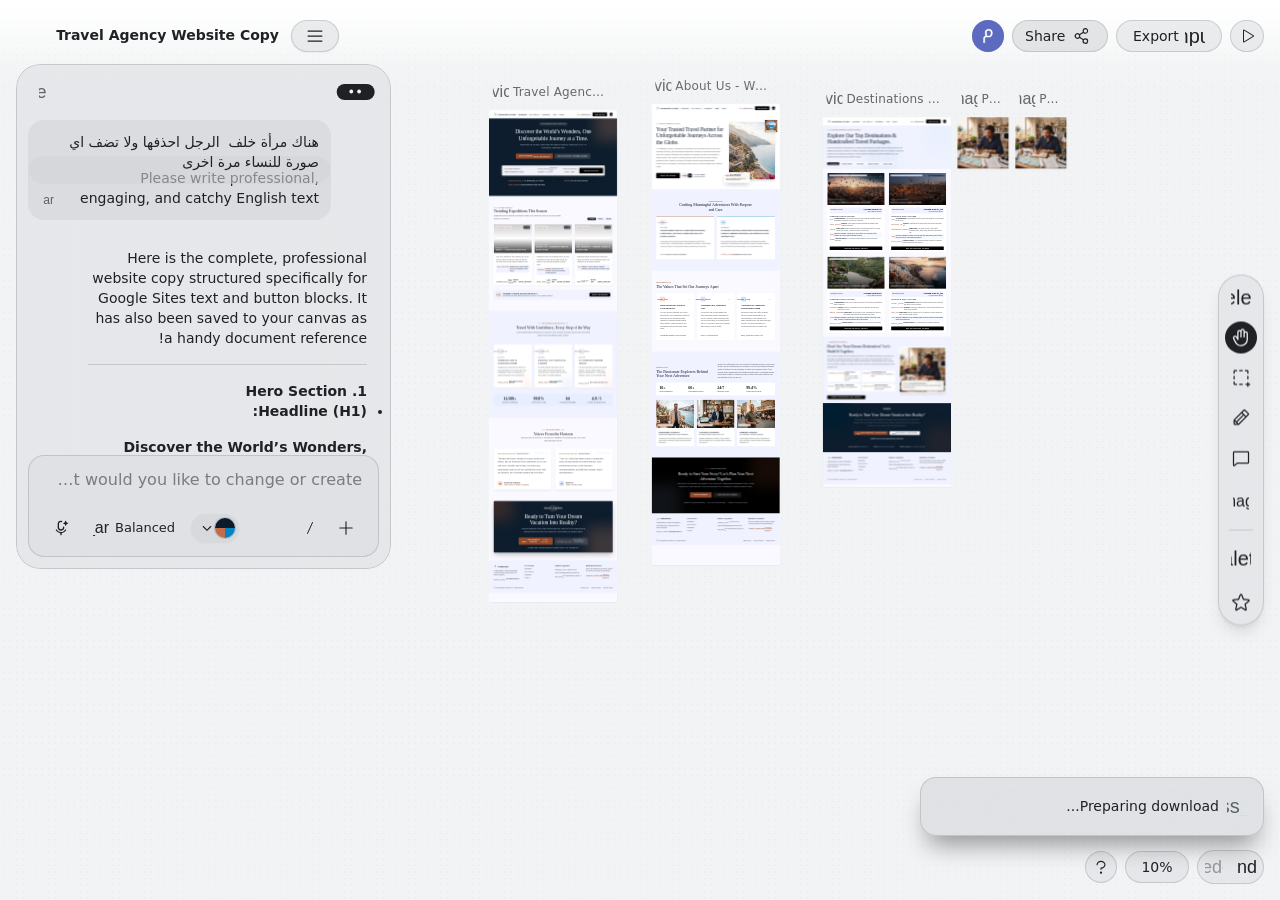
<file: assists/Stitch - Projects_files/saved_resource.html>
<!DOCTYPE html>
<!-- saved from url=(0326)https://app-companion-430619.appspot.com/projects/36359181242758377?usegapi=1&jsh=m%3B%2F_%2Fscs%2Fabc-static%2F_%2Fjs%2Fk%3Dgapi.lb.ar.72AGBDZhTXc.O%2Fd%3D1%2Frs%3DAHpOoo-QDds4cTph4aXi5Lh_Q_KyuP2iMA%2Fm%3D__features__#id=I0_1794944530718&_gfid=I0_1794944530718&parent=https%3A%2F%2Fstitch.google.com&pfname=&rpctoken=12251721 -->
<html lang="en" style=""><head><meta http-equiv="Content-Type" content="text/html; charset=UTF-8">
    
    <meta name="viewport" content="width=device-width, initial-scale=1.0, maximum-scale=1.0, minimum-scale=1.0, user-scalable=no, shrink-to-fit=no, viewport-fit=cover">
    <link rel="preconnect" href="https://fonts.googleapis.com/">
    <link rel="preconnect" href="https://fonts.gstatic.com/" crossorigin="">
    <link rel="preconnect" href="https://apis.google.com/">
    <link rel="preconnect" href="https://cdn.tailwindcss.com/">
    <link href="./css2(1)" rel="stylesheet">
    <!--
      Design System Fonts & Icons — loaded NON-BLOCKING.
      Using media="print" + onload swap avoids render-blocking while still
      fetching fonts eagerly. All Google Fonts CSS uses font-display:swap,
      so text remains visible during load.
    -->
    <link href="./css2(2)" rel="stylesheet" media="all" onload="this.media='all'">
    <link href="./css2(3)" rel="stylesheet">
    <!-- Favicons -->
    <link rel="shortcut icon" href="https://www.gstatic.com/labs-code/stitch/favicon.ico">
    <link rel="icon" href="https://www.gstatic.com/labs-code/stitch/favicon-16x16.png" sizes="16x16" type="image/png">
    <link rel="icon" href="https://www.gstatic.com/labs-code/stitch/favicon-32x32.png" sizes="32x32" type="image/png">
    <link rel="icon" href="https://www.gstatic.com/labs-code/stitch/favicon-48x48.png" sizes="48x48" type="image/png">
    <link rel="icon" href="https://www.gstatic.com/labs-code/stitch/favicon-192x192.png" sizes="192x192" type="image/png">
    <link rel="icon" href="https://www.gstatic.com/labs-code/stitch/favicon-512x512.png" sizes="512x512" type="image/png">
    <link rel="apple-touch-icon" href="https://www.gstatic.com/labs-code/stitch/apple-touch-icon.png">
    <title>Stitch</title>
    <script src="./cb=gapi.loaded_0" async=""></script><script type="module" crossorigin="" src="./rolldown-runtime-BCiCTKAo.js.تنزيل"></script>
    <script type="module" crossorigin="" src="./vendor-react-DOiCQlVy.js.تنزيل"></script>
    <script type="module" crossorigin="" src="./v4-DIgz8zy6.js.تنزيل"></script>
    <script type="module" crossorigin="" src="./dist-DxJ3oCz5.js.تنزيل"></script>
    <script type="module" crossorigin="" src="./vendor-ui-C-Jqs2fb.js.تنزيل"></script>
    <script type="module" crossorigin="" src="./vendor-utils-CaW7Nbiv.js.تنزيل"></script>
    <script type="module" crossorigin="" src="./Logger-BoUEDMsU.js.تنزيل"></script>
    <script type="module" crossorigin="" src="./PostMessageClient-CJyTEJkd.js.تنزيل"></script>
    <script type="module" crossorigin="" src="./GoogleAnalytics-D4VfHsKZ.js.تنزيل"></script>
    <script type="module" crossorigin="" src="./typography-BDmO31eH.js.تنزيل"></script>
    <script type="module" crossorigin="" src="./StoreUtils-BqUTJGtB.js.تنزيل"></script>
    <script type="module" crossorigin="" src="./DebugStore-D_ekh82h.js.تنزيل"></script>
    <script type="module" crossorigin="" src="./dist-dImh7u_H.js.تنزيل"></script>
    <script type="module" crossorigin="" src="./editor-xyflow-DtYRK5Rb.js.تنزيل"></script>
    <script type="module" crossorigin="" src="./vendor-query-BXfr8p6t.js.تنزيل"></script>
    <script type="module" crossorigin="" src="./I18nStore-CRMInv5s.js.تنزيل"></script>
    <script type="module" crossorigin="" src="./file-DXfT6oae.js.تنزيل"></script>
    <script type="module" crossorigin="" src="./FileFetch-wb1FRRF3.js.تنزيل"></script>
    <script type="module" crossorigin="" src="./DebugHelpers-C8errRkX.js.تنزيل"></script>
    <script type="module" crossorigin="" src="./whatsNewUpdates-CiC0k7uP.js.تنزيل"></script>
    <script type="module" crossorigin="" src="./Icon-DzAqCQrZ.js.تنزيل"></script>
    <script type="module" crossorigin="" src="./auroraTunerConfig-DS6_e9XN.js.تنزيل"></script>
    <script type="module" crossorigin="" src="./Button-DMlAdquV.js.تنزيل"></script>
    <script type="module" crossorigin="" src="./use-transform-DdAd0RAA.js.تنزيل"></script>
    <script type="module" crossorigin="" src="./CloseButton-D4T6TjQw.js.تنزيل"></script>
    <script type="module" crossorigin="" src="./identity-BsT3DVcI.js.تنزيل"></script>
    <script type="module" crossorigin="" src="./Avatar-Bp3D3a4X.js.تنزيل"></script>
    <script type="module" crossorigin="" src="./restingAnchor-lW0SHGLy.js.تنزيل"></script>
    <script type="module" crossorigin="" src="./useNodeRenderData-nO1wEry_.js.تنزيل"></script>
    <script type="module" crossorigin="" src="./useScreenUtils-BPJU0ijl.js.تنزيل"></script>
    <script type="module" crossorigin="" src="./UserNav-DN2s300-.js.تنزيل"></script>
    <script type="module" crossorigin="" src="./NotificationDot-CaRD1gx6.js.تنزيل"></script>
    <script type="module" crossorigin="" src="./ToggleGroup-Ccv7pzAl.js.تنزيل"></script>
    <script type="module" crossorigin="" src="./IconButton-BWWXgFtd.js.تنزيل"></script>
    <script type="module" crossorigin="" src="./Modal-XKYj9GBz.js.تنزيل"></script>
    <script type="module" crossorigin="" src="./fieldStyles-DKwockIO.js.تنزيل"></script>
    <script type="module" crossorigin="" src="./TextField-BySJpm1T.js.تنزيل"></script>
    <script type="module" crossorigin="" src="./vendor-marked-DZMF_-UG.js.تنزيل"></script>
    <script type="module" crossorigin="" src="./purify.es-BXhPiKO5.js.تنزيل"></script>
    <script type="module" crossorigin="" src="./useScreenshotUrl-g1GZd3Zx.js.تنزيل"></script>
    <script type="module" crossorigin="" src="./ScreenThumbnail-BBuGhoau.js.تنزيل"></script>
    <script type="module" crossorigin="" src="./Markdown-2uOT8ZrG.js.تنزيل"></script>
    <script type="module" crossorigin="" src="./resolveNodeContent-BnO7JVDo.js.تنزيل"></script>
    <script type="module" crossorigin="" src="./main-JLLZC6rR.js.تنزيل"></script>
    <link rel="stylesheet" crossorigin="" href="./editor-xyflow-CHpVij2M.css">
    <link rel="stylesheet" crossorigin="" href="./main-D-LDV7Iv.css">
    <!-- 1f2c09ddad5b0d7a1114bc61128ec65558b0432c -->
  <script>window.AC_BUILD = "1f2c09ddad5b0d7a1114bc61128ec65558b0432c";</script>
<style id="_goober"> @keyframes go2264125279{from{transform:scale(0) rotate(45deg);opacity:0;}to{transform:scale(1) rotate(45deg);opacity:1;}}@keyframes go3020080000{from{transform:scale(0);opacity:0;}to{transform:scale(1);opacity:1;}}@keyframes go463499852{from{transform:scale(0) rotate(90deg);opacity:0;}to{transform:scale(1) rotate(90deg);opacity:1;}}@keyframes go1268368563{from{transform:rotate(0deg);}to{transform:rotate(360deg);}}@keyframes go1310225428{from{transform:scale(0) rotate(45deg);opacity:0;}to{transform:scale(1) rotate(45deg);opacity:1;}}@keyframes go651618207{0%{height:0;width:0;opacity:0;}40%{height:0;width:6px;opacity:1;}100%{opacity:1;height:10px;}}@keyframes go901347462{from{transform:scale(0.6);opacity:0.4;}to{transform:scale(1);opacity:1;}}.go4109123758{z-index:9999;}.go4109123758 > *{pointer-events:auto;}</style><link rel="modulepreload" as="script" crossorigin="" href="https://app-companion-430619.appspot.com/assets/design_system_presets-DaDtI2qu.js"><link rel="modulepreload" as="script" crossorigin="" href="./dist-DxJ3oCz5.js.تنزيل"><link rel="modulepreload" as="script" crossorigin="" href="./v4-DIgz8zy6.js.تنزيل"><link rel="modulepreload" as="script" crossorigin="" href="https://app-companion-430619.appspot.com/assets/CreatePage-pCOZQxrz.js"><link rel="modulepreload" as="script" crossorigin="" href="./rolldown-runtime-BCiCTKAo.js.تنزيل"><link rel="modulepreload" as="script" crossorigin="" href="./vendor-react-DOiCQlVy.js.تنزيل"><link rel="modulepreload" as="script" crossorigin="" href="./I18nStore-CRMInv5s.js.تنزيل"><link rel="modulepreload" as="script" crossorigin="" href="./PostMessageClient-CJyTEJkd.js.تنزيل"><link rel="modulepreload" as="script" crossorigin="" href="./vendor-utils-CaW7Nbiv.js.تنزيل"><link rel="modulepreload" as="script" crossorigin="" href="./vendor-ui-C-Jqs2fb.js.تنزيل"><link rel="modulepreload" as="script" crossorigin="" href="./Logger-BoUEDMsU.js.تنزيل"><link rel="modulepreload" as="script" crossorigin="" href="./GoogleAnalytics-D4VfHsKZ.js.تنزيل"><link rel="modulepreload" as="script" crossorigin="" href="./typography-BDmO31eH.js.تنزيل"><link rel="modulepreload" as="script" crossorigin="" href="./DebugStore-D_ekh82h.js.تنزيل"><link rel="modulepreload" as="script" crossorigin="" href="./StoreUtils-BqUTJGtB.js.تنزيل"><link rel="modulepreload" as="script" crossorigin="" href="./dist-dImh7u_H.js.تنزيل"><link rel="modulepreload" as="script" crossorigin="" href="./editor-xyflow-DtYRK5Rb.js.تنزيل"><link rel="modulepreload" as="script" crossorigin="" href="./vendor-query-BXfr8p6t.js.تنزيل"><link rel="modulepreload" as="script" crossorigin="" href="./Icon-DzAqCQrZ.js.تنزيل"><link rel="modulepreload" as="script" crossorigin="" href="./Button-DMlAdquV.js.تنزيل"><link rel="modulepreload" as="script" crossorigin="" href="./auroraTunerConfig-DS6_e9XN.js.تنزيل"><link rel="modulepreload" as="script" crossorigin="" href="./UserNav-DN2s300-.js.تنزيل"><link rel="modulepreload" as="script" crossorigin="" href="./CloseButton-D4T6TjQw.js.تنزيل"><link rel="modulepreload" as="script" crossorigin="" href="./Avatar-Bp3D3a4X.js.تنزيل"><link rel="modulepreload" as="script" crossorigin="" href="./identity-BsT3DVcI.js.تنزيل"><link rel="modulepreload" as="script" crossorigin="" href="./useScreenUtils-BPJU0ijl.js.تنزيل"><link rel="modulepreload" as="script" crossorigin="" href="./restingAnchor-lW0SHGLy.js.تنزيل"><link rel="modulepreload" as="script" crossorigin="" href="./useNodeRenderData-nO1wEry_.js.تنزيل"><link rel="modulepreload" as="script" crossorigin="" href="./IconButton-BWWXgFtd.js.تنزيل"><link rel="modulepreload" as="script" crossorigin="" href="https://app-companion-430619.appspot.com/assets/useProjects-BCL3F4Ji.js"><link rel="modulepreload" as="script" crossorigin="" href="https://app-companion-430619.appspot.com/assets/announcements-DLsgGQms.js"><link rel="modulepreload" as="script" crossorigin="" href="https://app-companion-430619.appspot.com/assets/AgentIntelligenceShimmer-rUyIqjvt.js"><link rel="modulepreload" as="script" crossorigin="" href="./FileFetch-wb1FRRF3.js.تنزيل"><link rel="modulepreload" as="script" crossorigin="" href="./file-DXfT6oae.js.تنزيل"><link rel="modulepreload" as="script" crossorigin="" href="./Markdown-2uOT8ZrG.js.تنزيل"><link rel="modulepreload" as="script" crossorigin="" href="./Modal-XKYj9GBz.js.تنزيل"><link rel="modulepreload" as="script" crossorigin="" href="./TextField-BySJpm1T.js.تنزيل"><link rel="modulepreload" as="script" crossorigin="" href="./fieldStyles-DKwockIO.js.تنزيل"><link rel="modulepreload" as="script" crossorigin="" href="./vendor-marked-DZMF_-UG.js.تنزيل"><link rel="modulepreload" as="script" crossorigin="" href="./purify.es-BXhPiKO5.js.تنزيل"><link rel="modulepreload" as="script" crossorigin="" href="./useScreenshotUrl-g1GZd3Zx.js.تنزيل"><link rel="modulepreload" as="script" crossorigin="" href="./ScreenThumbnail-BBuGhoau.js.تنزيل"><link rel="modulepreload" as="script" crossorigin="" href="https://app-companion-430619.appspot.com/assets/useVisibleNodeIds-KZPU31dq.js"><link rel="modulepreload" as="script" crossorigin="" href="https://app-companion-430619.appspot.com/assets/useImageUploadNotice-BgyJecLk.js"><link rel="modulepreload" as="script" crossorigin="" href="https://app-companion-430619.appspot.com/assets/editor-tiptap-DMFs7US9.js"><link rel="modulepreload" as="script" crossorigin="" href="https://app-companion-430619.appspot.com/assets/Toggle-VVRS6goA.js"><link rel="modulepreload" as="script" crossorigin="" href="https://app-companion-430619.appspot.com/assets/StitchWatcher-DrKPPR8L.js"><link rel="stylesheet" crossorigin="" href="./AgentIntelligenceShimmer-Dl15EYYn.css"><link rel="modulepreload" as="script" crossorigin="" href="https://app-companion-430619.appspot.com/assets/CreateInput-XqO96D6H.js"><link rel="modulepreload" as="script" crossorigin="" href="./ToggleGroup-Ccv7pzAl.js.تنزيل"><link rel="modulepreload" as="script" crossorigin="" href="https://app-companion-430619.appspot.com/assets/rapidEntryBannerConfig-CyUoBdIH.js"><link rel="modulepreload" as="script" crossorigin="" href="https://app-companion-430619.appspot.com/assets/AgentMark-DU0uDimc.js"><link rel="stylesheet" crossorigin="" href="./CreateInput-uG0QYasa.css"><link rel="modulepreload" as="script" crossorigin="" href="https://app-companion-430619.appspot.com/assets/OutageBanner-CmmlJbW7.js"><link rel="modulepreload" as="script" crossorigin="" href="https://app-companion-430619.appspot.com/assets/LoadingPage-PU7NmjUg.js"><link rel="modulepreload" as="script" crossorigin="" href="https://app-companion-430619.appspot.com/assets/CodeEditor-CWcJwgzq.js"><link rel="modulepreload" as="script" crossorigin="" href="https://app-companion-430619.appspot.com/assets/useSelectedNodes-CG22H9ba.js"><link rel="modulepreload" as="script" crossorigin="" href="https://app-companion-430619.appspot.com/assets/fuse-CUMUk5iK.js"><link rel="modulepreload" as="script" crossorigin="" href="https://app-companion-430619.appspot.com/assets/Banner-DMhjDy1-.js"><link rel="modulepreload" as="script" crossorigin="" href="https://app-companion-430619.appspot.com/assets/RecentProjectList-DlMgP1DY.js"><link rel="modulepreload" as="script" crossorigin="" href="https://app-companion-430619.appspot.com/assets/vendor-carousel-B5MiXO2e.js"><link rel="stylesheet" crossorigin="" href="./CreatePage-V25hCgkH.css"><style data-aurora-shimmer-shared="">
@keyframes aurora-shimmer-sweep {
  0% {
    background-position: 200% 0;
  }
  100% {
    background-position: -200% 0;
  }
}
@keyframes aurora-shimmer-breath {
  0%, 100% {
    opacity: 0.3;
  }
  50% {
    opacity: 0.85;
  }
}
</style><style data-aurora-shared="">
@keyframes aurora-rotate {
  from { transform: translate(-50%, -50%) rotate(0deg); }
  to { transform: translate(-50%, -50%) rotate(360deg); }
}
@keyframes aurora-move {
  from { background-position: 200% 0; }
  to { background-position: -200% 0; }
}
</style><link rel="modulepreload" as="script" crossorigin="" href="https://app-companion-430619.appspot.com/assets/RapidPage-CtAE-eIL.js"><link rel="modulepreload" as="script" crossorigin="" href="./main-JLLZC6rR.js.تنزيل"><link rel="modulepreload" as="script" crossorigin="" href="./whatsNewUpdates-CiC0k7uP.js.تنزيل"><link rel="modulepreload" as="script" crossorigin="" href="./DebugHelpers-C8errRkX.js.تنزيل"><link rel="modulepreload" as="script" crossorigin="" href="./use-transform-DdAd0RAA.js.تنزيل"><link rel="modulepreload" as="script" crossorigin="" href="./NotificationDot-CaRD1gx6.js.تنزيل"><link rel="modulepreload" as="script" crossorigin="" href="./resolveNodeContent-BnO7JVDo.js.تنزيل"><link rel="modulepreload" as="script" crossorigin="" href="https://app-companion-430619.appspot.com/assets/GooglerFeedbackLaunch-B90G9C67.js"><link rel="modulepreload" as="script" crossorigin="" href="https://app-companion-430619.appspot.com/assets/inputGuards-CCJdBcib.js"><link rel="modulepreload" as="script" crossorigin="" href="https://app-companion-430619.appspot.com/assets/Select-Ci3t195L.js"><link rel="modulepreload" as="script" crossorigin="" href="https://app-companion-430619.appspot.com/assets/interactionModel-B0GjcNxU.js"><link rel="modulepreload" as="script" crossorigin="" href="https://app-companion-430619.appspot.com/assets/wheelDelta-CnempYue.js"><link rel="modulepreload" as="script" crossorigin="" href="https://app-companion-430619.appspot.com/assets/DesignPage-CFNshNZw.js"><link rel="modulepreload" as="script" crossorigin="" href="https://app-companion-430619.appspot.com/assets/live-session-logger-DnXjg8mn.js"><link rel="modulepreload" as="script" crossorigin="" href="https://app-companion-430619.appspot.com/assets/dotGridConfig-DKYJrFlj.js"><link rel="modulepreload" as="script" crossorigin="" href="https://app-companion-430619.appspot.com/assets/useHorizontalDragToScroll-LDrGsrye.js"><link rel="modulepreload" as="script" crossorigin="" href="https://app-companion-430619.appspot.com/assets/iframeMessaging--Zyrpnsr.js"><link rel="modulepreload" as="script" crossorigin="" href="https://app-companion-430619.appspot.com/assets/prompts-CGoXbqfp.js"><link rel="modulepreload" as="script" crossorigin="" href="https://app-companion-430619.appspot.com/assets/UgcTrustBanner-DDFyvg-k.js"><link rel="modulepreload" as="script" crossorigin="" href="https://app-companion-430619.appspot.com/assets/McpSetupPage-1uVBMMKt.js"><link rel="stylesheet" crossorigin="" href="./McpSetupPage-CR9N5vNY.css"><link rel="stylesheet" crossorigin="" href="./DesignPage-D2AtlArC.css"><style data-tiptap-style="">.ProseMirror {
  position: relative;
}

.ProseMirror {
  word-wrap: break-word;
  white-space: pre-wrap;
  white-space: break-spaces;
  -webkit-font-variant-ligatures: none;
  font-variant-ligatures: none;
  font-feature-settings: "liga" 0; /* the above doesn't seem to work in Edge */
}

.ProseMirror [contenteditable="false"] {
  white-space: normal;
}

.ProseMirror [contenteditable="false"] [contenteditable="true"] {
  white-space: pre-wrap;
}

.ProseMirror pre {
  white-space: pre-wrap;
}

img.ProseMirror-separator {
  display: inline !important;
  border: none !important;
  margin: 0 !important;
  width: 0 !important;
  height: 0 !important;
}

.ProseMirror-gapcursor {
  display: none;
  pointer-events: none;
  position: absolute;
  margin: 0;
}

.ProseMirror-gapcursor:after {
  content: "";
  display: block;
  position: absolute;
  top: -2px;
  width: 20px;
  border-top: 1px solid black;
  animation: ProseMirror-cursor-blink 1.1s steps(2, start) infinite;
}

@keyframes ProseMirror-cursor-blink {
  to {
    visibility: hidden;
  }
}

.ProseMirror-hideselection *::selection {
  background: transparent;
}

.ProseMirror-hideselection *::-moz-selection {
  background: transparent;
}

.ProseMirror-hideselection * {
  caret-color: transparent;
}

.ProseMirror-focused .ProseMirror-gapcursor {
  display: block;
}</style><link rel="stylesheet" href="./css2(4)" data-google-font="Noto Serif, Plus Jakarta Sans, Plus Jakarta Sans"></head>
  <body class="editor" marginwidth="0" marginheight="0">
    <div id="root"><div dir="rtl" class="flex h-svh flex-col bg-primary md:min-h-full md:flex-row md:overflow-hidden text-primary selection:bg-selection-bg selection:text-selection-text"><div class="h-svh w-full text-foreground flex bg-primary relative"><main class="flex flex-1 flex-col overflow-y-auto thin-scrollbar"><div class="relative flex flex-col h-svh" style="--banner-inset: 0px;"><div role="region" aria-label="Site notices" data-slot="banner-region" class="z-[49] flex w-full shrink-0 flex-col overflow-hidden empty:hidden absolute inset-x-0 top-0 [&amp;&gt;[data-slot=banner]~[data-slot=banner]]:hidden"></div><div class="flex-1 min-h-0"><div class="flex flex-col h-full w-full overflow-hidden relative font-sans isolate text-primary"><div><div class="cv3-header-gradient pointer-events-none transition-opacity duration-200" aria-hidden="true" style="top: var(--banner-inset, 0px); transition: top var(--m3-duration-medium4) var(--m3-easing-emphasized-decelerate), opacity 200ms ease-in-out;"></div><div class="react-flow__panel !m-0 py-4 h-18 flex items-center transition-opacity duration-200 px-4 top left" data-ui-piece="topbar" style="z-index: 50; top: var(--banner-inset, 0px); transition: top var(--m3-duration-medium4) var(--m3-easing-emphasized-decelerate), opacity 200ms ease-in-out;"><div class="flex items-center gap-1 md:gap-2 overflow-hidden max-w-[calc(50vw-120px)] md:max-w-[230px] lg:max-w-[310px] xl:max-w-[375px]"><div class="flex rounded-md p-1"><button type="button" tabindex="0" aria-haspopup="menu" aria-expanded="false" id="_r_2s_" class="flex items-center justify-center outline-none select-none cursor-pointer focus-ring hover:bg-state-hover active:bg-state-pressed data-[popup-open]:bg-state-hover disabled:opacity-50 disabled:cursor-not-allowed rounded-full gap-1.5 px-2.5 py-1.5 text-subtitle-sm text-primary shadow-sm w-12 h-8 !px-0 !gap-0 bg-surface-container backdrop-blur-glass border border-secondary" style="transform: none;"><span class="text-inherit"><svg xmlns="http://www.w3.org/2000/svg" width="20px" height="20px" fill="currentColor" viewBox="0 0 256 256"><path d="M224,128a8,8,0,0,1-8,8H40a8,8,0,0,1,0-16H216A8,8,0,0,1,224,128ZM40,72H216a8,8,0,0,0,0-16H40a8,8,0,0,0,0,16ZM216,184H40a8,8,0,0,0,0,16H216a8,8,0,0,0,0-16Z"></path></svg></span></button></div><div class="flex justify-between items-center flex-1 min-w-0 gap-2"><div class="group flex items-center gap-0.5 min-w-0"><button type="button" class="text-subtitle-md font-bold truncate min-w-0 text-left border-b-2 border-transparent cursor-text hover:opacity-80" title="Travel Agency Website Copy">Travel Agency Website Copy</button><div><button type="button" aria-label="Rename Project" class="ml-1 p-2 rounded-full hidden [@media(hover:hover)]:inline-flex items-center justify-center flex-shrink-0 opacity-0 group-hover:opacity-100 focus:opacity-100 transition-opacity bg-state-hover hover:bg-state-pressed focus-ring"><span class="inline-flex items-center justify-center leading-none text-inherit"><span class="material-symbols-outlined flex items-center justify-center leading-none select-none overflow-hidden" aria-hidden="true" style="display: flex; font-size: 18px; width: 18px; height: 18px; line-height: 1; font-variation-settings: &quot;FILL&quot; 1;">edit</span></span></button></div></div></div></div></div><div class="react-flow__panel !m-0 py-4 h-18 flex items-center pointer-events-none transition-opacity duration-200 top center" data-ui-piece="topbar" style="z-index: 50; top: var(--banner-inset, 0px); transition: top var(--m3-duration-medium4) var(--m3-easing-emphasized-decelerate), opacity 200ms ease-in-out;"></div><div class="react-flow__panel !m-0 py-4 h-18 flex items-center transition-opacity duration-200 px-4 top right" data-ui-piece="topbar" style="z-index: 50; top: var(--banner-inset, 0px); transition: top var(--m3-duration-medium4) var(--m3-easing-emphasized-decelerate), opacity 200ms ease-in-out;"><div class="flex items-center gap-2"><div class="relative"><div><button class="will-change-transform relative shrink-0 items-center justify-center gap-2 whitespace-nowrap border text-subtitle-md transition-colors duration-m3-short3 ease-m3-standard focus-visible:outline-2 focus-visible:outline-offset-1 focus-visible:outline-focus-ring focus-visible:[outline-style:solid] enabled:hover:bg-state-hover enabled:active:bg-state-pressed border-secondary bg-surface-container backdrop-blur-glass text-primary font-heading flex p-2 h-8 rounded-[20px] disabled:opacity-50" tabindex="0"><span class="text-primary"><svg xmlns="http://www.w3.org/2000/svg" width="16px" height="16px" fill="currentColor" viewBox="0 0 256 256"><path d="M232.4,114.49,88.32,26.35a16,16,0,0,0-16.2-.3A15.86,15.86,0,0,0,64,39.87V216.13A15.94,15.94,0,0,0,80,232a16.07,16.07,0,0,0,8.36-2.35L232.4,141.51a15.81,15.81,0,0,0,0-27ZM80,215.94V40l143.83,88Z"></path></svg></span></button></div></div><button class="will-change-transform relative shrink-0 items-center justify-center whitespace-nowrap border text-subtitle-md transition-colors duration-m3-short3 ease-m3-standard focus-visible:outline-2 focus-visible:outline-offset-1 focus-visible:outline-focus-ring focus-visible:[outline-style:solid] enabled:hover:bg-state-hover enabled:active:bg-state-pressed border-secondary bg-surface-container backdrop-blur-glass text-primary font-heading flex gap-[6px] p-2 lg:px-4 lg:py-3 h-8 rounded-[20px]" tabindex="0" style="transform: none;"><span class="inline-flex items-center justify-center leading-none text-inherit"><span class="material-symbols-outlined flex items-center justify-center leading-none select-none overflow-hidden" aria-hidden="true" style="display: flex; font-size: 20px; width: 20px; height: 20px; line-height: 1; font-variation-settings: &quot;FILL&quot; 0;">input</span></span><p class="hidden lg:inline font-heading text-sm font-medium leading-[1]">Export</p></button><div><button class="will-change-transform relative inline-flex h-8 shrink-0 items-center justify-center gap-2 whitespace-nowrap rounded-full border text-subtitle-md backdrop-blur-glass transition-colors duration-m3-short3 ease-m3-standard focus-visible:outline-2 focus-visible:outline-offset-1 focus-visible:outline-focus-ring focus-visible:[outline-style:solid] pl-3 pr-4 bg-state-enabled text-primary enabled:hover:bg-state-hover enabled:active:bg-state-pressed border-secondary" tabindex="0" style="transform: none;"><span class="text-inherit"><svg xmlns="http://www.w3.org/2000/svg" width="18px" height="18px" fill="currentColor" viewBox="0 0 256 256"><path d="M176,160a39.89,39.89,0,0,0-28.62,12.09l-46.1-29.63a39.8,39.8,0,0,0,0-28.92l46.1-29.63a40,40,0,1,0-8.66-13.45l-46.1,29.63a40,40,0,1,0,0,55.82l46.1,29.63A40,40,0,1,0,176,160Zm0-128a24,24,0,1,1-24,24A24,24,0,0,1,176,32ZM64,152a24,24,0,1,1,24-24A24,24,0,0,1,64,152Zm112,72a24,24,0,1,1,24-24A24,24,0,0,1,176,224Z"></path></svg></span>Share</button></div><div class="relative flex"><button type="button" tabindex="0" aria-expanded="false" aria-haspopup="dialog" data-base-ui-click-trigger="" aria-label="Account Menu" class="rounded-full focus-ring m3-tactile-sm"><div class="flex items-center justify-center rounded-full text-lg font-heading font-medium color-white bg-secondary border border-tertiary/20 select-none h-8 w-8 min-w-8 p-0 text-lg"><img alt="Profile image for محمد إسحاق" class="rounded-full object-cover select-none shrink-0 pointer-events-none h-8 w-8 min-w-8" referrerpolicy="no-referrer" draggable="false" src="./unnamed.png"></div></button></div></div></div></div><div class="pointer-events-none absolute inset-x-0 bottom-0 z-[6]" style="top: var(--banner-inset, 0px); transition: top var(--m3-duration-medium4) var(--m3-easing-emphasized-decelerate);"></div><div data-ui-piece="toolbar-container" class="absolute right-4 top-1/2 -translate-y-1/2 z-40 transition-opacity duration-200"><div class="p-1.5 bg-surface-container backdrop-blur-glass text-primary rounded-[200px] shadow-lg border border-secondary flex flex-col gap-2 items-center space-y-1" data-ui-piece="toolbar" data-ui-subpiece="rail" style="opacity: 1; transform: none;"><div class="flex flex-col items-center gap-2"><div><button class="will-change-transform relative shrink-0 gap-2 whitespace-nowrap border border-transparent text-subtitle-md transition-colors duration-m3-short3 ease-m3-standard focus-visible:outline-2 focus-visible:outline-offset-1 focus-visible:outline-focus-ring focus-visible:[outline-style:solid] px-4 bg-transparent backdrop-blur-none text-primary enabled:hover:bg-state-hover enabled:active:bg-state-pressed w-8 h-8 flex items-center justify-center rounded-full !p-0 pl-0.5" tabindex="0" style="transform: none;"><span class="inline-flex items-center justify-center leading-none text-inherit"><span class="material-symbols-outlined flex items-center justify-center leading-none select-none overflow-hidden" aria-hidden="true" style="display: flex; font-size: 20px; width: 20px; height: 20px; line-height: 1; font-variation-settings: &quot;FILL&quot; 0;">arrow_selector_tool</span></span></button></div><div><button class="will-change-transform relative shrink-0 gap-2 whitespace-nowrap border border-transparent text-subtitle-md transition-colors duration-m3-short3 ease-m3-standard focus-visible:outline-2 focus-visible:outline-offset-1 focus-visible:outline-focus-ring focus-visible:[outline-style:solid] px-4 backdrop-blur-none enabled:active:bg-state-pressed w-8 h-8 flex items-center justify-center rounded-full !p-0 bg-surface-inverse text-inverse-primary enabled:hover:bg-surface-inverse" tabindex="0" style="transform: none;"><span class="text-inherit"><svg xmlns="http://www.w3.org/2000/svg" width="20px" height="20px" fill="currentColor" viewBox="0 0 256 256"><path d="M188,48a27.75,27.75,0,0,0-12,2.71V44a28,28,0,0,0-54.65-8.6A28,28,0,0,0,80,60v64l-3.82-6.13a28,28,0,0,0-48.6,27.82c16,33.77,28.93,57.72,43.72,72.69C86.24,233.54,103.2,240,128,240a88.1,88.1,0,0,0,88-88V76A28,28,0,0,0,188,48Zm12,104a72.08,72.08,0,0,1-72,72c-20.38,0-33.51-4.88-45.33-16.85C69.44,193.74,57.26,171,41.9,138.58a6.36,6.36,0,0,0-.3-.58,12,12,0,0,1,20.79-12,1.76,1.76,0,0,0,.14.23l18.67,30A8,8,0,0,0,96,152V60a12,12,0,0,1,24,0v60a8,8,0,0,0,16,0V44a12,12,0,0,1,24,0v76a8,8,0,0,0,16,0V76a12,12,0,0,1,24,0Z"></path></svg></span></button></div><div><button class="will-change-transform relative shrink-0 gap-2 whitespace-nowrap border border-transparent text-subtitle-md transition-colors duration-m3-short3 ease-m3-standard focus-visible:outline-2 focus-visible:outline-offset-1 focus-visible:outline-focus-ring focus-visible:[outline-style:solid] px-4 bg-transparent backdrop-blur-none text-primary enabled:hover:bg-state-hover enabled:active:bg-state-pressed w-8 h-8 flex items-center justify-center rounded-full !p-0" tabindex="0" style="transform: none;"><span class="text-inherit"><svg xmlns="http://www.w3.org/2000/svg" width="20px" height="20px" fill="currentColor" viewBox="0 0 256 256"><path d="M152,40a8,8,0,0,1-8,8H112a8,8,0,0,1,0-16h32A8,8,0,0,1,152,40Zm-8,168H112a8,8,0,0,0,0,16h32a8,8,0,0,0,0-16ZM208,48V72a8,8,0,0,0,16,0V48a16,16,0,0,0-16-16H184a8,8,0,0,0,0,16Zm8,56a8,8,0,0,0-8,8v32a8,8,0,0,0,16,0V112A8,8,0,0,0,216,104ZM40,152a8,8,0,0,0,8-8V112a8,8,0,0,0-16,0v32A8,8,0,0,0,40,152Zm32,56H48V184a8,8,0,0,0-16,0v24a16,16,0,0,0,16,16H72a8,8,0,0,0,0-16ZM72,32H48A16,16,0,0,0,32,48V72a8,8,0,0,0,16,0V48H72a8,8,0,0,0,0-16ZM240,208H224V192a8,8,0,0,0-16,0v16H192a8,8,0,0,0,0,16h16v16a8,8,0,0,0,16,0V224h16a8,8,0,0,0,0-16Z"></path></svg></span></button></div><div><button class="will-change-transform relative shrink-0 gap-2 whitespace-nowrap border border-transparent text-subtitle-md transition-colors duration-m3-short3 ease-m3-standard focus-visible:outline-2 focus-visible:outline-offset-1 focus-visible:outline-focus-ring focus-visible:[outline-style:solid] px-4 bg-transparent backdrop-blur-none text-primary enabled:hover:bg-state-hover enabled:active:bg-state-pressed w-8 h-8 flex items-center justify-center rounded-full !p-0" tabindex="0" style="transform: none;"><span class="text-inherit"><svg xmlns="http://www.w3.org/2000/svg" width="20px" height="20px" fill="currentColor" viewBox="0 0 256 256"><path d="M227.31,73.37,182.63,28.68a16,16,0,0,0-22.63,0L36.69,152A15.86,15.86,0,0,0,32,163.31V208a16,16,0,0,0,16,16H92.69A15.86,15.86,0,0,0,104,219.31L227.31,96a16,16,0,0,0,0-22.63ZM51.31,160,136,75.31,152.69,92,68,176.68ZM48,179.31,76.69,208H48Zm48,25.38L79.31,188,164,103.31,180.69,120Zm96-96L147.31,64l24-24L216,84.68Z"></path></svg></span></button></div><div><button class="will-change-transform relative shrink-0 gap-2 whitespace-nowrap border border-transparent text-subtitle-md transition-colors duration-m3-short3 ease-m3-standard focus-visible:outline-2 focus-visible:outline-offset-1 focus-visible:outline-focus-ring focus-visible:[outline-style:solid] px-4 bg-transparent backdrop-blur-none text-primary enabled:hover:bg-state-hover enabled:active:bg-state-pressed w-8 h-8 flex items-center justify-center rounded-full !p-0" tabindex="0" aria-label="Comment - C" style="transform: none;"><span class="text-inherit"><svg xmlns="http://www.w3.org/2000/svg" width="20px" height="20px" fill="currentColor" viewBox="0 0 256 256"><path d="M216,48H40A16,16,0,0,0,24,64V224a15.84,15.84,0,0,0,9.25,14.5A16.05,16.05,0,0,0,40,240a15.89,15.89,0,0,0,10.25-3.78l.09-.07L83,208H216a16,16,0,0,0,16-16V64A16,16,0,0,0,216,48ZM40,224h0ZM216,192H80a8,8,0,0,0-5.23,1.95L40,224V64H216Z"></path></svg></span></button></div></div><div><div><input accept="image/png,.png,image/jpeg,.jpg,.jpeg,image/gif,.gif,image/webp,.webp,image/heic,.heic,image/heif,.heif,text/plain,.txt,text/markdown,.md,.markdown,text/html,.html,.htm,text/javascript,.js,.jsx,text/typescript,.ts,.tsx,application/json,.json,text/css,.css,text/x-scss,.scss,text/x-sass,.sass,text/less,.less,text/x-vue,.vue,text/x-svelte,.svelte,text/x-astro,.astro,text/mdx,.mdx,image/svg+xml,.svg,text/csv,.csv,text/vnd.mermaid,.mmd,.mermaid,application/x-figma,.fig" multiple="" tabindex="-1" type="file" style="border: 0px; clip: rect(0px, 0px, 0px, 0px); clip-path: inset(50%); height: 1px; margin: 0px -1px -1px 0px; overflow: hidden; padding: 0px; position: absolute; width: 1px; white-space: nowrap;"><button class="will-change-transform relative shrink-0 gap-2 whitespace-nowrap border border-transparent text-subtitle-md transition-colors duration-m3-short3 ease-m3-standard focus-visible:outline-2 focus-visible:outline-offset-1 focus-visible:outline-focus-ring focus-visible:[outline-style:solid] px-4 bg-transparent backdrop-blur-none text-primary enabled:hover:bg-state-hover enabled:active:bg-state-pressed w-8 h-8 flex items-center justify-center rounded-full !p-0" tabindex="0" style="transform: none;"><span class="inline-flex items-center justify-center leading-none text-inherit"><span class="material-symbols-outlined flex items-center justify-center leading-none select-none overflow-hidden" aria-hidden="true" style="display: flex; font-size: 16px; width: 16px; height: 16px; line-height: 1; font-variation-settings: &quot;FILL&quot; 0;">image</span></span></button></div></div><div class="w-6 border-t border-secondary my-0.5"></div><div><button class="will-change-transform relative shrink-0 gap-2 whitespace-nowrap border border-transparent text-subtitle-md transition-colors duration-m3-short3 ease-m3-standard focus-visible:outline-2 focus-visible:outline-offset-1 focus-visible:outline-focus-ring focus-visible:[outline-style:solid] px-4 bg-transparent backdrop-blur-none text-primary enabled:hover:bg-state-hover enabled:active:bg-state-pressed w-8 h-8 flex items-center justify-center rounded-full !p-0" tabindex="0" style="transform: none;"><span class="inline-flex items-center justify-center leading-none text-inherit"><span class="material-symbols-outlined flex items-center justify-center leading-none select-none overflow-hidden" aria-hidden="true" style="display: flex; font-size: 20px; width: 20px; height: 20px; line-height: 1; font-variation-settings: &quot;FILL&quot; 0;">palette</span></span></button></div><div><button class="will-change-transform relative shrink-0 gap-2 whitespace-nowrap border border-transparent text-subtitle-md transition-colors duration-m3-short3 ease-m3-standard focus-visible:outline-2 focus-visible:outline-offset-1 focus-visible:outline-focus-ring focus-visible:[outline-style:solid] px-4 bg-transparent backdrop-blur-none text-primary enabled:hover:bg-state-hover enabled:active:bg-state-pressed w-8 h-8 flex items-center justify-center rounded-full !p-0" tabindex="0" style="transform: none;"><span class="text-inherit"><svg xmlns="http://www.w3.org/2000/svg" width="20px" height="20px" fill="currentColor" viewBox="0 0 256 256"><path d="M239.18,97.26A16.38,16.38,0,0,0,224.92,86l-59-4.76L143.14,26.15a16.36,16.36,0,0,0-30.27,0L90.11,81.23,31.08,86a16.46,16.46,0,0,0-9.37,28.86l45,38.83L53,211.75a16.38,16.38,0,0,0,24.5,17.82L128,198.49l50.53,31.08A16.4,16.4,0,0,0,203,211.75l-13.76-58.07,45-38.83A16.43,16.43,0,0,0,239.18,97.26Zm-15.34,5.47-48.7,42a8,8,0,0,0-2.56,7.91l14.88,62.8a.37.37,0,0,1-.17.48c-.18.14-.23.11-.38,0l-54.72-33.65a8,8,0,0,0-8.38,0L69.09,215.94c-.15.09-.19.12-.38,0a.37.37,0,0,1-.17-.48l14.88-62.8a8,8,0,0,0-2.56-7.91l-48.7-42c-.12-.1-.23-.19-.13-.5s.18-.27.33-.29l63.92-5.16A8,8,0,0,0,103,91.86l24.62-59.61c.08-.17.11-.25.35-.25s.27.08.35.25L153,91.86a8,8,0,0,0,6.75,4.92l63.92,5.16c.15,0,.24,0,.33.29S224,102.63,223.84,102.73Z"></path></svg></span></button></div></div></div><div data-ui-piece="toolbar" class="absolute right-4 bottom-4 z-50 flex gap-2 items-center"><div class="hidden md:flex items-center gap-0.5 bg-surface-container backdrop-blur-glass border border-secondary rounded-full px-0.5 py-0.5"><div><button class="w-7 h-7 flex items-center justify-center rounded-full text-primary select-none hover:bg-state-hover focus-visible:bg-state-hover disabled:opacity-40 disabled:pointer-events-none" aria-label="Undo"><span class="inline-flex items-center justify-center leading-none text-inherit"><span class="material-symbols-outlined flex items-center justify-center leading-none select-none overflow-hidden" aria-hidden="true" style="display: flex; font-size: 18px; width: 18px; height: 18px; line-height: 1; font-variation-settings: &quot;FILL&quot; 0;">undo</span></span></button></div><div class="w-px h-4 bg-border"></div><div><button class="w-7 h-7 flex items-center justify-center rounded-full text-primary select-none hover:bg-state-hover focus-visible:bg-state-hover disabled:opacity-40 disabled:pointer-events-none" aria-label="Redo" disabled=""><span class="inline-flex items-center justify-center leading-none text-inherit"><span class="material-symbols-outlined flex items-center justify-center leading-none select-none overflow-hidden" aria-hidden="true" style="display: flex; font-size: 18px; width: 18px; height: 18px; line-height: 1; font-variation-settings: &quot;FILL&quot; 0;">redo</span></span></button></div></div><button class="will-change-transform relative inline-flex h-8 shrink-0 items-center justify-center gap-2 whitespace-nowrap text-subtitle-md transition-colors duration-m3-short3 ease-m3-standard focus-visible:outline-2 focus-visible:outline-offset-1 focus-visible:outline-focus-ring focus-visible:[outline-style:solid] enabled:hover:bg-state-hover enabled:active:bg-state-pressed px-1.5 py-3 w-16 bg-surface-container backdrop-blur-glass text-primary border border-secondary overflow-hidden rounded-[100px] hover:bg-state-hover" tabindex="0" type="button" aria-haspopup="menu" aria-expanded="false" id="_r_3o_" style="transform: none;"><span class="text-sm">10%</span></button><div><button type="button" tabindex="0" aria-expanded="false" aria-haspopup="dialog" data-base-ui-click-trigger="" aria-label="Helpful Links" class="w-8 h-8 flex items-center justify-center rounded-full bg-surface-container backdrop-blur-glass border border-secondary text-primary select-none hover:bg-state-hover focus-visible:bg-state-hover data-[popup-open]:bg-state-hover m3-tactile-sm"><span class="text-inherit"><svg xmlns="http://www.w3.org/2000/svg" width="18px" height="18px" fill="currentColor" viewBox="0 0 256 256"><path d="M192,96c0,28.51-24.47,52.11-56,55.56V160a8,8,0,0,1-16,0V144a8,8,0,0,1,8-8c26.47,0,48-17.94,48-40s-21.53-40-48-40S80,73.94,80,96a8,8,0,0,1-16,0c0-30.88,28.71-56,64-56S192,65.12,192,96Zm-64,96a16,16,0,1,0,16,16A16,16,0,0,0,128,192Z"></path></svg></span></button></div></div><div class="flex-1 w-full h-full relative" role="presentation"><input accept="image/png,.png,image/jpeg,.jpg,.jpeg,image/gif,.gif,image/webp,.webp,image/heic,.heic,image/heif,.heif,text/plain,.txt,text/markdown,.md,.markdown,text/html,.html,.htm,text/javascript,.js,.jsx,text/typescript,.ts,.tsx,application/json,.json,text/css,.css,text/x-scss,.scss,text/x-sass,.sass,text/less,.less,text/x-vue,.vue,text/x-svelte,.svelte,text/x-astro,.astro,text/mdx,.mdx,image/svg+xml,.svg,text/csv,.csv,text/vnd.mermaid,.mmd,.mermaid,application/x-figma,.fig" multiple="" tabindex="-1" type="file" style="border: 0px; clip: rect(0px, 0px, 0px, 0px); clip-path: inset(50%); height: 1px; margin: 0px -1px -1px 0px; overflow: hidden; padding: 0px; position: absolute; width: 1px; white-space: nowrap;"><div class="absolute inset-0 [&amp;[data-canvas-pointer-active=true]_iframe]:!pointer-events-none" style="opacity: 1;"><div class="h-full w-full block"><div data-testid="rf__wrapper" class="react-flow group/flow cursor-pan light" role="application" style="--xy-background-color: transparent; width: 100%; height: 100%; overflow: hidden; position: relative; z-index: 0;"><div class="react-flow__renderer" style="position: absolute; width: 100%; height: 100%; top: 0px; left: 0px;"><div class="react-flow__pane draggable" style="position: absolute; width: 100%; height: 100%; top: 0px; left: 0px;"><div class="react-flow__viewport xyflow__viewport react-flow__container" style="transform: translate(1447.53px, 432.166px) scale(0.100448);"><div class="react-flow__edges"></div><div class="react-flow__edgelabel-renderer"></div><div class="react-flow__nodes" style="position: absolute; width: 100%; height: 100%; top: 0px; left: 0px;"><div class="react-flow__node react-flow__node-node-document screen hover:!z-[1005]" data-id="40cd460f51814fad9a39c371d8b12760" data-testid="rf__node-40cd460f51814fad9a39c371d8b12760" aria-roledescription="node" aria-describedby="react-flow__node-desc-1" style="z-index: 18; transform: translate(3180.67px, -173.158px); pointer-events: all; visibility: visible; width: 600px; height: 600px;"><div class="group" style="width: 600px; height: 600px; position: relative; opacity: 1; transform: none;"><div class="pointer-events-none absolute left-0 z-20 origin-bottom-left" style="top: -59.7324px; transform: translateY(-100%) scale(9.9554);"><div data-testid="node-label-root" class="flex min-h-6 max-w-full min-w-0 items-center transition-opacity duration-m3-short3 ease-m3-standard" style="max-width: 60.2688px;"><div class="flex max-w-full min-w-0 items-center pointer-events-auto"><div data-node-title-dragger="" data-testid="canvas-node-title-dragger" class="flex h-6 max-w-full min-w-0 cursor-grab select-none items-center rounded pr-2 text-caption transition-[background-color,color,padding,gap] duration-m3-short3 ease-m3-standard active:cursor-grabbing gap-1 pl-1 text-secondary"><span class="flex shrink-0 items-center justify-center"><span class="inline-flex leading-none" aria-hidden="true" data-testid="node-icon" style="vertical-align: middle;"><span class="inline-flex items-center justify-center leading-none text-inherit"><span class="material-symbols-outlined flex items-center justify-center leading-none select-none overflow-hidden" aria-hidden="true" style="display: flex; font-size: 16px; width: 16px; height: 16px; line-height: 1; font-variation-settings: &quot;FILL&quot; 0;">article</span></span></span></span><span data-testid="canvas-node-title" class="truncate font-medium">Travel Agency Google Sites Website Copy</span></div></div></div></div><div class="bg-surface relative transform h-full w-full ring-1 ring-secondary overflow-hidden" style="border-radius: 13px;"><div data-testid="canvas-node-document" class="relative flex flex-col overflow-hidden" tabindex="-1" style="width: 600px; height: 600px;"><div class="absolute left-0 right-0 pointer-events-none z-10 bg-surface h-12" style="top: 0px; mask-image: linear-gradient(black, transparent);"></div><div class="absolute left-0 right-0 pointer-events-none z-10 bg-surface h-16 bottom-0" style="mask-image: linear-gradient(to top, black, transparent);"></div><div class="flex-1 overflow-auto p-4 document-editor pointer-events-none select-none" style="overscroll-behavior: contain;"><div><div contenteditable="false" role="textbox" translate="no" class="tiptap ProseMirror"><h1>Travel Agency Website Copy — Google Sites Ready</h1><p>Copy and paste each section directly into your Google Sites text and button blocks.</p><hr contenteditable="false"><h2>1. Hero Section</h2><ul><li><p><strong>Headline (H1):</strong></p><blockquote><p><strong>Discover the World’s Wonders, One Unforgettable Journey at a Time.</strong></p></blockquote></li><li><p><strong>Sub-Headline:</strong></p><blockquote><p>Handcrafted tour packages, hidden gems, and seamless adventures curated just for you—all at unbeatable, competitive rates.</p></blockquote></li><li><p><strong>Primary Call-to-Action (CTA) Button Text:</strong></p><blockquote><p><strong>Explore Destinations</strong> <em>(Secondary Option: </em><strong><em>Plan Your Trip Today</em></strong><em>)</em></p></blockquote></li></ul><hr contenteditable="false"><h2>2. Featured Destinations</h2><ul><li><p><strong>Introductory Lead-in:</strong></p><blockquote><p>Handpicked travel experiences designed to ignite your wanderlust. Here are our top trending getaways this season:</p></blockquote></li><li><p><strong>Destination 1: Turkey — <em>Where East Meets West</em></strong></p><blockquote><p>Soar over Cappadocia’s fairy chimneys in a hot air balloon, wander the historic bazaars of Istanbul, and relax along the sun-drenched turquoise coast.
<em>Highlight: Rich cultural heritage paired with breathtaking coastal scenery.</em></p></blockquote></li><li><p><strong>Destination 2: Dubai, UAE — <em>Futuristic Luxury &amp; Desert Thrills</em></strong></p><blockquote><p>Experience world-class shopping, marvel at iconic architectural wonders like the Burj Khalifa, and embark on an adrenaline-pumping 4x4 desert safari.
<em>Highlight: High-energy skyline adventures blended with traditional Arabian hospitality.</em></p></blockquote></li><li><p><strong>Destination 3: Bali, Indonesia — <em>Tropical Serenity &amp; Island Magic</em></strong></p><blockquote><p>Rejuvenate among lush emerald rice terraces in Ubud, catch sunset swells on pristine beaches, and experience sacred temple traditions.
<em>Highlight: An idyllic balance of mindful relaxation, island exploration, and vibrant culture.</em></p></blockquote></li></ul><hr contenteditable="false"><h2>3. Why Choose Us (Value Propositions)</h2><ul><li><p><strong>Section Headline (H2):</strong></p><blockquote><p><strong>Travel With Confidence, Every Step of the Way</strong></p></blockquote></li><li><p><strong>Point 1: Unmatched Value &amp; Transparent Pricing</strong></p><blockquote><p>Premium travel experiences shouldn't carry exorbitant markups. We leverage direct local partnerships to bring you competitive, all-inclusive packages with zero hidden fees.</p></blockquote></li><li><p><strong>Point 2: Effortless, 100% Hassle-Free Planning</strong></p><blockquote><p>From flight transfers and luxury stays to private guides and curated itineraries, we coordinate every logistical detail so you can focus entirely on making memories.</p></blockquote></li><li><p><strong>Point 3: 24/7 Dedicated Concierge Support</strong></p><blockquote><p>Our travel specialists are always on standby. Whether you need a flight change, local dining recommendation, or on-the-ground assistance, help is only one message away.</p></blockquote></li></ul><hr contenteditable="false"><h2>4. Testimonials (Customer Reviews)</h2><ul><li><p><strong>Introductory Sentence:</strong></p><blockquote><p>Don't just take our word for it—see what our community of globetrotters has to say about their adventures with us.</p></blockquote></li><li><p><strong>Review 1:</strong></p><blockquote><p>⭐⭐⭐⭐⭐
<em>"Booking our family vacation to Turkey through this agency was the smoothest travel experience we’ve ever had. Every transfer was on time, the hotels were phenomenal, and the cost was significantly lower than we expected. We’re already planning our next trip!"</em>
— <strong>Elena &amp; Mark R.</strong>, <em>Family Holiday to Istanbul &amp; Cappadocia</em></p></blockquote></li><li><p><strong>Review 2:</strong></p><blockquote><p>⭐⭐⭐⭐⭐
<em>"The 24/7 WhatsApp support gave us tremendous peace of mind during our Dubai getaway. Truly personalized service, great excursion recommendations, and effortless booking. Highly recommended!"</em>
— <strong>David S.</strong>, <em>Couples Adventure to Dubai</em></p></blockquote></li></ul><hr contenteditable="false"><h2>5. Footer Call to Action (CTA)</h2><ul><li><p><strong>Headline:</strong></p><blockquote><p><strong>Ready to Turn Your Dream Vacation Into Reality?</strong></p></blockquote></li><li><p><strong>Closing Statement &amp; Direct Contact Prompt:</strong></p><blockquote><p>Your next adventure is just a quick conversation away. Reach out to our dedicated travel specialists today via WhatsApp or phone for a personalized, no-obligation quote!</p></blockquote></li><li><p><strong>Action Line / Button Text:</strong></p><blockquote><p>📲 <strong>Chat With Us on WhatsApp: +1 (555) 019-2834</strong>
📞 <strong>Call Us Direct: +1 (555) 019-2835</strong>
<em>(Button Text: </em><strong><em>Start Planning on WhatsApp</em></strong><em>)</em></p></blockquote></li></ul><p><br class="ProseMirror-trailingBreak"></p></div></div></div></div></div></div></div><div class="react-flow__node react-flow__node-node-design-system screen hover:!z-[1005]" data-id="assets_a981f1a6f41f476881e7742bf3fb1317" data-testid="rf__node-assets_a981f1a6f41f476881e7742bf3fb1317" aria-roledescription="node" aria-describedby="react-flow__node-desc-1" style="z-index: 20; transform: translate(2767.67px, -1156.03px); pointer-events: all; visibility: visible; width: 437px; height: 384px;"><div class="group" style="width: 437px; height: 384px; position: relative; opacity: 1; transform: none;"><div class="pointer-events-none absolute left-0 z-20 origin-bottom-left" style="top: -59.7324px; transform: translateY(-100%) scale(9.9554);"><div data-testid="node-label-root" class="flex min-h-6 max-w-full min-w-0 items-center transition-opacity duration-m3-short3 ease-m3-standard" style="max-width: 43.8958px;"><div class="flex max-w-full min-w-0 items-center pointer-events-auto"><div data-node-title-dragger="" data-testid="canvas-node-title-dragger" class="flex h-6 max-w-full min-w-0 cursor-grab select-none items-center rounded pr-2 text-caption transition-[background-color,color,padding,gap] duration-m3-short3 ease-m3-standard active:cursor-grabbing gap-1 pl-1 text-secondary"><span class="flex shrink-0 items-center justify-center"><span class="inline-flex leading-none" aria-hidden="true" data-testid="node-icon" style="vertical-align: middle;"><span class="inline-flex items-center justify-center leading-none text-inherit"><span class="material-symbols-outlined flex items-center justify-center leading-none select-none overflow-hidden" aria-hidden="true" style="display: flex; font-size: 16px; width: 16px; height: 16px; line-height: 1; font-variation-settings: &quot;FILL&quot; 0;">palette</span></span></span></span><span data-testid="canvas-node-title" class="truncate font-medium">Mediterranean Horizon</span></div></div></div></div><div class="relative transform h-full w-full ring-1 ring-secondary rounded-xl overflow-hidden" style="border-radius: 13px;"><div class="overflow-hidden font-ds-body" style="width: 100%; height: 100%; --ds-primary: #000000; --ds-on-primary: #ffffff; --ds-primary-container: #0d1d2d; --ds-on-primary-container: #768599; --ds-secondary: #944928; --ds-on-secondary: #ffffff; --ds-secondary-container: #fe9e76; --ds-on-secondary-container: #773314; --ds-tertiary: #000000; --ds-on-tertiary: #ffffff; --ds-tertiary-container: #001d31; --ds-on-tertiary-container: #188ace; --ds-error: #ba1a1a; --ds-on-error: #ffffff; --ds-surface: #f9f9ff; --ds-surface-dim: #cfdaf2; --ds-surface-container: #e7eeff; --ds-surface-container-high: #dee8ff; --ds-surface-container-highest: #d8e3fb; --ds-on-surface: #111c2d; --ds-on-surface-variant: #44474c; --ds-outline: #74777d; --ds-outline-variant: #c4c6cd; --ds-inverse-surface: #263143; --ds-inverse-on-surface: #ecf1ff; --ds-background: #f9f9ff; --ds-on-background: #111c2d; --ds-radius-none: 0px; --ds-radius-sm: 0px; --ds-radius: 0px; --ds-radius-md: 0px; --ds-radius-lg: 0px; --ds-radius-xl: 0px; --ds-radius-full: 0px; --ds-font-headline: &quot;Noto Serif&quot;, sans-serif; --ds-font-body: &quot;Plus Jakarta Sans&quot;, sans-serif; --ds-font-label: &quot;Plus Jakarta Sans&quot;, sans-serif;"><div class="flex gap-3 h-full p-3 rounded-xl bg-ds-surface-dim text-ds-on-surface"><div class="flex flex-col gap-3 h-full min-w-0" style="flex: 0 0 22%;"><div class="rounded-ds-card pt-3.5 px-3.5 pb-0 flex flex-col flex-1 overflow-hidden" style="background-color: rgb(11, 27, 43); color: rgb(255, 255, 255);"><div class="flex justify-between items-center mb-1.5"><span class="ds-card-title font-ds-label">Primary</span><span class="ds-card-subtitle font-ds-label cursor-pointer transition-opacity hover:opacity-70" title="Click to copy">#0B1B2B</span></div><div class="h-[40%] -mx-3.5 mt-auto flex"><div class="flex-1 cursor-pointer transition-opacity hover:opacity-70" title="T0 #000000 — Click to copy" style="background-color: rgb(0, 0, 0);"></div><div class="flex-1 cursor-pointer transition-opacity hover:opacity-70" title="T10 #0d1d2d — Click to copy" style="background-color: rgb(13, 29, 45);"></div><div class="flex-1 cursor-pointer transition-opacity hover:opacity-70" title="T20 #233242 — Click to copy" style="background-color: rgb(35, 50, 66);"></div><div class="flex-1 cursor-pointer transition-opacity hover:opacity-70" title="T30 #39485a — Click to copy" style="background-color: rgb(57, 72, 90);"></div><div class="flex-1 cursor-pointer transition-opacity hover:opacity-70" title="T40 #516072 — Click to copy" style="background-color: rgb(81, 96, 114);"></div><div class="flex-1 cursor-pointer transition-opacity hover:opacity-70" title="T50 #69788c — Click to copy" style="background-color: rgb(105, 120, 140);"></div><div class="flex-1 cursor-pointer transition-opacity hover:opacity-70" title="T60 #8392a6 — Click to copy" style="background-color: rgb(131, 146, 166);"></div><div class="flex-1 cursor-pointer transition-opacity hover:opacity-70" title="T70 #9dadc2 — Click to copy" style="background-color: rgb(157, 173, 194);"></div><div class="flex-1 cursor-pointer transition-opacity hover:opacity-70" title="T80 #b8c8de — Click to copy" style="background-color: rgb(184, 200, 222);"></div><div class="flex-1 cursor-pointer transition-opacity hover:opacity-70" title="T90 #d4e4fa — Click to copy" style="background-color: rgb(212, 228, 250);"></div><div class="flex-1 cursor-pointer transition-opacity hover:opacity-70" title="T95 #e9f1ff — Click to copy" style="background-color: rgb(233, 241, 255);"></div><div class="flex-1 cursor-pointer transition-opacity hover:opacity-70" title="T100 #ffffff — Click to copy" style="background-color: rgb(255, 255, 255);"></div></div></div><div class="rounded-ds-card pt-3.5 px-3.5 pb-0 flex flex-col flex-1 overflow-hidden" style="background-color: rgb(194, 109, 73); color: rgb(255, 255, 255);"><div class="flex justify-between items-center mb-1.5"><span class="ds-card-title font-ds-label">Secondary</span><span class="ds-card-subtitle font-ds-label cursor-pointer transition-opacity hover:opacity-70" title="Click to copy">#C26D49</span></div><div class="h-[40%] -mx-3.5 mt-auto flex"><div class="flex-1 cursor-pointer transition-opacity hover:opacity-70" title="T0 #000000 — Click to copy" style="background-color: rgb(0, 0, 0);"></div><div class="flex-1 cursor-pointer transition-opacity hover:opacity-70" title="T10 #370e00 — Click to copy" style="background-color: rgb(55, 14, 0);"></div><div class="flex-1 cursor-pointer transition-opacity hover:opacity-70" title="T20 #591d01 — Click to copy" style="background-color: rgb(89, 29, 1);"></div><div class="flex-1 cursor-pointer transition-opacity hover:opacity-70" title="T30 #763213 — Click to copy" style="background-color: rgb(118, 50, 19);"></div><div class="flex-1 cursor-pointer transition-opacity hover:opacity-70" title="T40 #944928 — Click to copy" style="background-color: rgb(148, 73, 40);"></div><div class="flex-1 cursor-pointer transition-opacity hover:opacity-70" title="T50 #b3613e — Click to copy" style="background-color: rgb(179, 97, 62);"></div><div class="flex-1 cursor-pointer transition-opacity hover:opacity-70" title="T60 #d27a55 — Click to copy" style="background-color: rgb(210, 122, 85);"></div><div class="flex-1 cursor-pointer transition-opacity hover:opacity-70" title="T70 #f1936c — Click to copy" style="background-color: rgb(241, 147, 108);"></div><div class="flex-1 cursor-pointer transition-opacity hover:opacity-70" title="T80 #ffb598 — Click to copy" style="background-color: rgb(255, 181, 152);"></div><div class="flex-1 cursor-pointer transition-opacity hover:opacity-70" title="T90 #ffdbce — Click to copy" style="background-color: rgb(255, 219, 206);"></div><div class="flex-1 cursor-pointer transition-opacity hover:opacity-70" title="T95 #ffede7 — Click to copy" style="background-color: rgb(255, 237, 231);"></div><div class="flex-1 cursor-pointer transition-opacity hover:opacity-70" title="T100 #ffffff — Click to copy" style="background-color: rgb(255, 255, 255);"></div></div></div><div class="rounded-ds-card pt-3.5 px-3.5 pb-0 flex flex-col flex-1 overflow-hidden" style="background-color: rgb(2, 132, 199); color: rgb(255, 255, 255);"><div class="flex justify-between items-center mb-1.5"><span class="ds-card-title font-ds-label">Tertiary</span><span class="ds-card-subtitle font-ds-label cursor-pointer transition-opacity hover:opacity-70" title="Click to copy">#0284C7</span></div><div class="h-[40%] -mx-3.5 mt-auto flex"><div class="flex-1 cursor-pointer transition-opacity hover:opacity-70" title="T0 #000000 — Click to copy" style="background-color: rgb(0, 0, 0);"></div><div class="flex-1 cursor-pointer transition-opacity hover:opacity-70" title="T10 #001d31 — Click to copy" style="background-color: rgb(0, 29, 49);"></div><div class="flex-1 cursor-pointer transition-opacity hover:opacity-70" title="T20 #003351 — Click to copy" style="background-color: rgb(0, 51, 81);"></div><div class="flex-1 cursor-pointer transition-opacity hover:opacity-70" title="T30 #004b73 — Click to copy" style="background-color: rgb(0, 75, 115);"></div><div class="flex-1 cursor-pointer transition-opacity hover:opacity-70" title="T40 #006398 — Click to copy" style="background-color: rgb(0, 99, 152);"></div><div class="flex-1 cursor-pointer transition-opacity hover:opacity-70" title="T50 #007dbd — Click to copy" style="background-color: rgb(0, 125, 189);"></div><div class="flex-1 cursor-pointer transition-opacity hover:opacity-70" title="T60 #3198dc — Click to copy" style="background-color: rgb(49, 152, 220);"></div><div class="flex-1 cursor-pointer transition-opacity hover:opacity-70" title="T70 #54b3f8 — Click to copy" style="background-color: rgb(84, 179, 248);"></div><div class="flex-1 cursor-pointer transition-opacity hover:opacity-70" title="T80 #93ccff — Click to copy" style="background-color: rgb(147, 204, 255);"></div><div class="flex-1 cursor-pointer transition-opacity hover:opacity-70" title="T90 #cce5ff — Click to copy" style="background-color: rgb(204, 229, 255);"></div><div class="flex-1 cursor-pointer transition-opacity hover:opacity-70" title="T95 #e7f2ff — Click to copy" style="background-color: rgb(231, 242, 255);"></div><div class="flex-1 cursor-pointer transition-opacity hover:opacity-70" title="T100 #ffffff — Click to copy" style="background-color: rgb(255, 255, 255);"></div></div></div><div class="rounded-ds-card pt-3.5 px-3.5 pb-0 flex flex-col flex-1 overflow-hidden" style="background-color: rgb(30, 41, 59); color: rgb(255, 255, 255);"><div class="flex justify-between items-center mb-1.5"><span class="ds-card-title font-ds-label">Neutral</span><span class="ds-card-subtitle font-ds-label cursor-pointer transition-opacity hover:opacity-70" title="Click to copy">#1E293B</span></div><div class="h-[40%] -mx-3.5 mt-auto flex"><div class="flex-1 cursor-pointer transition-opacity hover:opacity-70" title="T0 #000000 — Click to copy" style="background-color: rgb(0, 0, 0);"></div><div class="flex-1 cursor-pointer transition-opacity hover:opacity-70" title="T10 #111c2d — Click to copy" style="background-color: rgb(17, 28, 45);"></div><div class="flex-1 cursor-pointer transition-opacity hover:opacity-70" title="T20 #263143 — Click to copy" style="background-color: rgb(38, 49, 67);"></div><div class="flex-1 cursor-pointer transition-opacity hover:opacity-70" title="T30 #3c475a — Click to copy" style="background-color: rgb(60, 71, 90);"></div><div class="flex-1 cursor-pointer transition-opacity hover:opacity-70" title="T40 #545f73 — Click to copy" style="background-color: rgb(84, 95, 115);"></div><div class="flex-1 cursor-pointer transition-opacity hover:opacity-70" title="T50 #6c778d — Click to copy" style="background-color: rgb(108, 119, 141);"></div><div class="flex-1 cursor-pointer transition-opacity hover:opacity-70" title="T60 #8691a7 — Click to copy" style="background-color: rgb(134, 145, 167);"></div><div class="flex-1 cursor-pointer transition-opacity hover:opacity-70" title="T70 #a0acc2 — Click to copy" style="background-color: rgb(160, 172, 194);"></div><div class="flex-1 cursor-pointer transition-opacity hover:opacity-70" title="T80 #bcc7de — Click to copy" style="background-color: rgb(188, 199, 222);"></div><div class="flex-1 cursor-pointer transition-opacity hover:opacity-70" title="T90 #d8e3fb — Click to copy" style="background-color: rgb(216, 227, 251);"></div><div class="flex-1 cursor-pointer transition-opacity hover:opacity-70" title="T95 #ecf1ff — Click to copy" style="background-color: rgb(236, 241, 255);"></div><div class="flex-1 cursor-pointer transition-opacity hover:opacity-70" title="T100 #ffffff — Click to copy" style="background-color: rgb(255, 255, 255);"></div></div></div></div><div class="grid grid-cols-3 grid-rows-3 gap-3 flex-1 min-w-0"><div class="rounded-ds-card py-3.5 px-3.5 flex flex-col overflow-hidden bg-ds-surface-container"><div class="flex items-center justify-between"><span class="ds-card-title opacity-60 font-ds-label text-ds-on-surface-variant">Headline</span><span class="ds-card-subtitle opacity-60 text-ds-on-surface-variant truncate ml-1 text-right font-ds-heading">Noto Serif</span></div><span class="ds-font-showcase font-normal tracking-tight flex-1 flex items-baseline justify-end font-ds-heading text-ds-on-surface">Aa</span></div><div class="rounded-ds-card py-2.5 px-3 flex flex-col justify-center gap-2 overflow-hidden bg-ds-surface-container"><div class="flex gap-2"><button type="button" class="flex-1 py-1.5 px-3 text-[12px] font-medium cursor-default text-center whitespace-nowrap rounded-ds font-ds-label bg-ds-primary text-ds-on-primary">Primary</button><button type="button" class="flex-1 py-1.5 px-3 text-[12px] font-medium cursor-default text-center whitespace-nowrap rounded-ds font-ds-label bg-ds-surface-container-high text-ds-on-surface-variant">Secondary</button></div><div class="flex gap-2"><button type="button" class="flex-1 py-1.5 px-3 text-[12px] font-medium cursor-default text-center whitespace-nowrap rounded-ds font-ds-label bg-ds-inverse-surface text-ds-inverse-on-surface">Inverted</button><button type="button" class="flex-1 py-1.5 px-3 text-[12px] font-medium cursor-default text-center whitespace-nowrap rounded-ds font-ds-label bg-transparent border border-ds-outline text-ds-on-surface-variant">Outlined</button></div></div><div class="rounded-ds-card py-2.5 px-4 flex flex-col justify-center gap-2 overflow-hidden bg-ds-surface-container"><div class="text-[13px] flex items-center gap-2 px-3 py-2 rounded-ds border border-ds-outline-variant bg-ds-surface-container-high text-ds-on-surface-variant"><span class="inline-flex items-center justify-center leading-none text-inherit opacity-50"><span class="material-symbols-outlined flex items-center justify-center leading-none select-none overflow-hidden" aria-hidden="true" style="display: flex; font-size: 18px; width: 18px; height: 18px; line-height: 1; font-variation-settings: &quot;FILL&quot; 0;">search</span></span><span class="font-ds-label">Search</span></div></div><div class="rounded-ds-card py-3.5 px-3.5 flex flex-col overflow-hidden bg-ds-surface-container"><div class="flex items-center justify-between"><span class="ds-card-title opacity-60 font-ds-label text-ds-on-surface-variant">Body</span><span class="ds-card-subtitle opacity-60 text-ds-on-surface-variant truncate ml-1 text-right font-ds-body">Plus Jakarta Sans</span></div><span class="ds-font-showcase font-light tracking-tight flex-1 flex items-baseline justify-end font-ds-body text-ds-on-surface-variant">Aa</span></div><div class="rounded-ds-card py-2.5 px-3.5 gap-3.5 flex flex-col justify-center overflow-hidden bg-ds-surface-container"><div class="h-1.5 rounded-ds-sm w-full overflow-hidden bg-ds-surface-container-high"><div class="h-full rounded-ds-sm" style="width: 70%; background-color: var(--ds-primary);"></div></div><div class="h-1.5 rounded-ds-sm w-full overflow-hidden bg-ds-surface-container-high"><div class="h-full rounded-ds-sm" style="width: 85%; background-color: var(--ds-secondary);"></div></div><div class="h-1.5 rounded-ds-sm w-full overflow-hidden bg-ds-surface-container-high"><div class="h-full rounded-ds-sm" style="width: 55%; background-color: var(--ds-tertiary);"></div></div></div><div class="rounded-ds-card py-2.5 px-4 flex flex-col justify-center gap-2 overflow-hidden bg-ds-surface-container"><div class="rounded-ds-card flex items-center justify-center gap-3.5 py-2 px-2.5 bg-ds-surface-container-high"><div class="w-8 h-8 rounded-ds-full text-[18px] flex items-center justify-center bg-ds-primary text-ds-on-primary"><span class="inline-flex items-center justify-center leading-none text-inherit"><span class="material-symbols-outlined flex items-center justify-center leading-none select-none overflow-hidden" aria-hidden="true" style="display: flex; font-size: 18px; width: 18px; height: 18px; line-height: 1; font-variation-settings: &quot;FILL&quot; 0;">home</span></span></div><div class="w-8 h-8 rounded-ds-full text-[18px] flex items-center justify-center text-ds-on-surface-variant"><span class="inline-flex items-center justify-center leading-none text-inherit"><span class="material-symbols-outlined flex items-center justify-center leading-none select-none overflow-hidden" aria-hidden="true" style="display: flex; font-size: 18px; width: 18px; height: 18px; line-height: 1; font-variation-settings: &quot;FILL&quot; 0;">search</span></span></div><div class="w-8 h-8 rounded-ds-full text-[18px] flex items-center justify-center text-ds-on-surface-variant"><span class="inline-flex items-center justify-center leading-none text-inherit"><span class="material-symbols-outlined flex items-center justify-center leading-none select-none overflow-hidden" aria-hidden="true" style="display: flex; font-size: 18px; width: 18px; height: 18px; line-height: 1; font-variation-settings: &quot;FILL&quot; 0;">person</span></span></div></div></div><div class="rounded-ds-card py-3.5 px-3.5 flex flex-col overflow-hidden bg-ds-surface-container"><div class="flex items-center justify-between"><span class="ds-card-title opacity-60 font-ds-label text-ds-on-surface-variant">Label</span><span class="ds-card-subtitle opacity-60 text-ds-on-surface-variant truncate ml-1 text-right font-ds-label">Plus Jakarta Sans</span></div><span class="ds-font-showcase font-normal tracking-tight flex-1 flex items-baseline justify-end font-ds-label text-ds-on-surface-variant">Aa</span></div><div class="flex gap-3 min-w-0"><div class="rounded-ds-card py-2.5 px-3 flex-1 min-w-0 flex flex-col items-center justify-center gap-2 overflow-hidden bg-ds-surface-container"><div class="w-10 h-10 border-none cursor-default flex items-center justify-center rounded-ds bg-ds-tertiary-container text-ds-on-tertiary-container"><span class="inline-flex items-center justify-center leading-none text-inherit"><span class="material-symbols-outlined flex items-center justify-center leading-none select-none overflow-hidden" aria-hidden="true" style="display: flex; font-size: 18px; width: 18px; height: 18px; line-height: 1; font-variation-settings: &quot;FILL&quot; 0;">edit</span></span></div></div><div class="rounded-ds-card py-2.5 px-3 flex-1 min-w-0 flex flex-col justify-center gap-2 overflow-hidden bg-ds-surface-container"><div class="py-2 pl-2.5 pr-4 border-none text-xs font-medium whitespace-nowrap flex items-center gap-2 rounded-ds font-ds-label bg-ds-primary-container text-ds-on-primary-container"><span class="inline-flex items-center justify-center leading-none text-inherit"><span class="material-symbols-outlined flex items-center justify-center leading-none select-none overflow-hidden" aria-hidden="true" style="display: flex; font-size: 16px; width: 16px; height: 16px; line-height: 1; font-variation-settings: &quot;FILL&quot; 0;">edit</span></span>Label</div></div></div><div class="rounded-ds-card py-2.5 px-3 flex flex-col justify-center gap-2 overflow-hidden bg-ds-surface-container"><div class="flex items-center gap-2 justify-center"><div class="w-8 h-8 rounded-ds-full text-[16px] flex items-center justify-center bg-ds-primary text-ds-on-primary"><span class="inline-flex items-center justify-center leading-none text-inherit"><span class="material-symbols-outlined flex items-center justify-center leading-none select-none overflow-hidden" aria-hidden="true" style="display: flex; font-size: 16px; width: 16px; height: 16px; line-height: 1; font-variation-settings: &quot;FILL&quot; 0;">auto_fix_high</span></span></div><div class="w-8 h-8 rounded-ds-full text-[16px] flex items-center justify-center bg-ds-secondary text-ds-on-secondary"><span class="inline-flex items-center justify-center leading-none text-inherit"><span class="material-symbols-outlined flex items-center justify-center leading-none select-none overflow-hidden" aria-hidden="true" style="display: flex; font-size: 16px; width: 16px; height: 16px; line-height: 1; font-variation-settings: &quot;FILL&quot; 0;">category</span></span></div><div class="w-8 h-8 rounded-ds-full text-[16px] flex items-center justify-center bg-ds-tertiary text-ds-on-tertiary"><span class="inline-flex items-center justify-center leading-none text-inherit"><span class="material-symbols-outlined flex items-center justify-center leading-none select-none overflow-hidden" aria-hidden="true" style="display: flex; font-size: 16px; width: 16px; height: 16px; line-height: 1; font-variation-settings: &quot;FILL&quot; 0;">sell</span></span></div><div class="w-8 h-8 rounded-ds-full text-[16px] flex items-center justify-center bg-ds-error text-ds-on-error"><span class="inline-flex items-center justify-center leading-none text-inherit"><span class="material-symbols-outlined flex items-center justify-center leading-none select-none overflow-hidden" aria-hidden="true" style="display: flex; font-size: 16px; width: 16px; height: 16px; line-height: 1; font-variation-settings: &quot;FILL&quot; 0;">delete</span></span></div></div></div></div></div></div></div></div></div><div class="react-flow__node react-flow__node-node-screen screen hover:!z-[1005]" data-id="45887e18d44a40178733d10d7f2a6e5f" data-testid="rf__node-45887e18d44a40178733d10d7f2a6e5f" aria-roledescription="node" aria-describedby="react-flow__node-desc-1" style="z-index: 32; transform: translate(-9543.19px, -3204.77px); pointer-events: all; visibility: visible; width: 1280px; height: 4899px;"><div class="group-focus-visible:ring-4 group-focus-visible:ring-blue-500 group-focus-visible:ring-offset-2" style="height: 4899px; width: 1280px; position: relative; opacity: 1; transform: none;"><div class="absolute transition-transform duration-[400ms] ease-out origin-bottom left-1/2 -translate-x-1/2 pb-6 pointer-events-auto" style="visibility: hidden; opacity: 0; transform: translate(-50%, -60%) scale(9.75629);"></div><div class="pointer-events-none absolute left-0 z-20 origin-bottom-left" style="top: -59.7324px; transform: translateY(-100%) scale(9.9554);"><div data-testid="node-label-root" class="flex min-h-6 max-w-full min-w-0 items-center transition-opacity duration-m3-short3 ease-m3-standard" style="max-width: 128.573px;"><div class="flex max-w-full min-w-0 items-center pointer-events-auto"><div data-node-title-dragger="" data-testid="canvas-node-title-dragger" class="flex h-6 max-w-full min-w-0 cursor-grab select-none items-center rounded pr-2 text-caption transition-[background-color,color,padding,gap] duration-m3-short3 ease-m3-standard active:cursor-grabbing gap-1 pl-1 text-secondary"><span class="flex shrink-0 items-center justify-center"><span class="inline-flex leading-none" aria-hidden="true" data-testid="node-icon" style="vertical-align: middle;"><span class="inline-flex items-center justify-center leading-none text-inherit"><span class="material-symbols-outlined flex items-center justify-center leading-none select-none overflow-hidden" aria-hidden="true" style="display: flex; font-size: 16px; width: 16px; height: 16px; line-height: 1; font-variation-settings: &quot;FILL&quot; 0;">devices</span></span></span></span><span data-testid="canvas-node-title" class="truncate font-medium">Travel Agency - Home Landing Page</span></div></div></div></div><div class="relative transform h-full w-full overflow-hidden rounded-xl ring-1 ring-secondary" style="backface-visibility: hidden;"><div class="w-full absolute inset-0 flex flex-grow justify-center items-center shadow-xl h-full bg-placeholder rounded-xl"></div><div class="absolute inset-0 w-full h-full overflow-hidden"><div class="w-full absolute inset-0 rounded-xl" style="opacity: 0.5;"></div><iframe class="w-full absolute inset-0 rounded-xl shadow-xl" src="./frame.html" sandbox="allow-scripts allow-same-origin" style="width: 100%; height: 100%; border-width: medium; border-style: none; border-color: currentcolor; border-image: none; background-color: rgb(255, 255, 255); pointer-events: none;"></iframe></div><div class="w-full absolute inset-0 z-20" style=""></div></div></div></div><div class="react-flow__node react-flow__node-node-document screen hover:!z-[1005]" data-id="d160c033df9f4ce0ac4428acb986daca" data-testid="rf__node-d160c033df9f4ce0ac4428acb986daca" aria-roledescription="node" aria-describedby="react-flow__node-desc-1" style="z-index: 21; transform: translate(1900.47px, -1048.07px); pointer-events: all; visibility: visible; width: 600px; height: 600px;"><div class="group" style="width: 600px; height: 600px; position: relative; opacity: 1; transform: none;"><div class="pointer-events-none absolute left-0 z-20 origin-bottom-left" style="top: -59.7324px; transform: translateY(-100%) scale(9.9554);"><div data-testid="node-label-root" class="flex min-h-6 max-w-full min-w-0 items-center transition-opacity duration-m3-short3 ease-m3-standard" style="max-width: 60.2688px;"><div class="flex max-w-full min-w-0 items-center pointer-events-auto"><div data-node-title-dragger="" data-testid="canvas-node-title-dragger" class="flex h-6 max-w-full min-w-0 cursor-grab select-none items-center rounded pr-2 text-caption transition-[background-color,color,padding,gap] duration-m3-short3 ease-m3-standard active:cursor-grabbing gap-1 pl-1 text-secondary"><span class="flex shrink-0 items-center justify-center"><span class="inline-flex leading-none" aria-hidden="true" data-testid="node-icon" style="vertical-align: middle;"><span class="inline-flex items-center justify-center leading-none text-inherit"><span class="material-symbols-outlined flex items-center justify-center leading-none select-none overflow-hidden" aria-hidden="true" style="display: flex; font-size: 16px; width: 16px; height: 16px; line-height: 1; font-variation-settings: &quot;FILL&quot; 0;">article</span></span></span></span><span data-testid="canvas-node-title" class="truncate font-medium">Travel Agency "About Us" Page Copy</span></div></div></div></div><div class="bg-surface relative transform h-full w-full ring-1 ring-secondary overflow-hidden" style="border-radius: 13px;"><div data-testid="canvas-node-document" class="relative flex flex-col overflow-hidden" tabindex="-1" style="width: 600px; height: 600px;"><div class="absolute left-0 right-0 pointer-events-none z-10 bg-surface h-16 bottom-0" style="mask-image: linear-gradient(to top, black, transparent);"></div><div class="flex-1 overflow-auto p-4 document-editor pointer-events-none select-none" style="overscroll-behavior: contain;"><div><div contenteditable="false" role="textbox" translate="no" class="tiptap ProseMirror"><h1>Travel Agency "About Us" Page Copy — Google Sites Ready</h1><p>Copy and paste each section directly into your Google Sites text and layout blocks.</p><hr contenteditable="false"><h2>1. Page Header / Intro</h2><ul><li><p><strong>Section Title / Tagline:</strong></p><blockquote><p>ABOUT WANDERLUST VOYAGES</p></blockquote></li><li><p><strong>Main Headline (H1):</strong></p><blockquote><p><strong>Your Trusted Travel Partner for Unforgettable Journeys Across the Globe.</strong></p></blockquote></li><li><p><strong>Introductory Sub-Text:</strong></p><blockquote><p>At Wanderlust Voyages, we believe that exploring the world should be one of life’s most enriching, effortless, and transformative adventures. Founded by passionate globetrotters with over a decade of firsthand travel expertise, our mission has always been simple: to bridge curiosity and culture by curating bespoke, hassle-free tour packages at honest, unbeatable rates. Whether you dream of strolling through ancient Mediterranean cobblestones or unwinding on sun-kissed tropical shores, we turn wanderlust into seamless reality.</p></blockquote></li></ul><hr contenteditable="false"><h2>2. Our Vision &amp; Mission</h2><ul><li><p><strong>Section Eyebrow:</strong></p><blockquote><p>GUIDING PRINCIPLES</p></blockquote></li><li><p><strong>Section Headline (H2):</strong></p><blockquote><p><strong>Crafting Meaningful Adventures With Purpose and Care</strong></p></blockquote></li><li><p><strong>Our Vision:</strong></p><blockquote><p><strong>To make global and local exploration accessible, comfortable, and deeply memorable for every curious traveler.</strong><br>We envision a world where border-crossing adventures are free from logistical stress, overpriced markups, and impersonal bookings—empowering people everywhere to connect with cultures, landscapes, and each other.</p></blockquote></li><li><p><strong>Our Mission:</strong></p><blockquote><p><strong>To provide top-notch, handcrafted travel packages, seamless booking experiences, and round-the-clock customer care.</strong><br>Every itinerary we build combines authentic local immersion, trusted handpicked accommodations, and dedicated concierge oversight, ensuring peace of mind from your initial inquiry to your safe return home.</p></blockquote></li></ul><hr contenteditable="false"><h2>3. Why We Are Different (Our Core Values)</h2><ul><li><p><strong>Section Headline (H2):</strong></p><blockquote><p><strong>The Values That Set Our Journeys Apart</strong></p></blockquote></li><li><p><strong>Value 1: Deep Passion for Travel &amp; Local Discovery</strong></p><blockquote><p>We don’t just book itineraries; we live and breathe travel. Every destination we offer has been vetted by our in-house specialists, ensuring you experience genuine hidden gems, authentic culinary encounters, and breathtaking sights beyond typical tourist routes.</p></blockquote></li><li><p><strong>Value 2: Customer-First, Dedicated Care</strong></p><blockquote><p>You are never just an order number to us. From personalized itinerary adjustments to our 24/7 dedicated WhatsApp support while you are on the ground, our concierge team is always by your side to handle every question, flight change, or special request.</p></blockquote></li><li><p><strong>Value 3: Affordable &amp; Completely Transparent Pricing</strong></p><blockquote><p>Exceptional luxury and comfort shouldn't require exorbitant middleman fees. By partnering directly with reputable local guides, boutique hotels, and licensed transport providers, we deliver competitive, all-inclusive pricing with zero hidden costs.</p></blockquote></li></ul><hr contenteditable="false"><h2>4. Meet the Experts / Our Team</h2><ul><li><p><strong>Section Headline (H2):</strong></p><blockquote><p><strong>The Passionate Explorers Behind Your Next Adventure</strong></p></blockquote></li><li><p><strong>Team Story &amp; Introduction:</strong></p><blockquote><p>Behind every unforgettable trip is a devoted team of destination architects, veteran travel advisors, and on-the-ground regional coordinators. With collective experience spanning dozens of countries across six continents, we obsess over the smallest details—from securing priority museum passes and charming boutique suites to coordinating punctual private airport transfers. We treat each client's vacation with the same meticulous care and enthusiasm as if it were our own.</p></blockquote></li></ul><hr contenteditable="false"><h2>5. Closing Call to Action (CTA)</h2><ul><li><p><strong>Section Headline (H2):</strong></p><blockquote><p><strong>Ready to Start Your Story? Let’s Plan Your Next Adventure Together.</strong></p></blockquote></li><li><p><strong>Encouraging Closing Statement:</strong></p><blockquote><p>The world is vast, beautiful, and waiting for you. Browse our curated seasonal destinations today, or reach out directly to speak with one of our travel specialists for a customized, no-obligation itinerary quote.</p></blockquote></li><li><p><strong>Recommended Button Texts:</strong></p><blockquote><p>Primary Button: <code>Explore Destinations</code><br>Secondary Button: <code>Contact Our Travel Specialists</code></p></blockquote></li></ul></div></div></div></div></div></div></div><div class="react-flow__node react-flow__node-node-screen screen hover:!z-[1005]" data-id="28b027aadc2b429f8b5069400b4a58fa" data-testid="rf__node-28b027aadc2b429f8b5069400b4a58fa" aria-roledescription="node" aria-describedby="react-flow__node-desc-1" style="z-index: 33; transform: translate(-7926.36px, -3265.83px); pointer-events: all; visibility: visible; width: 1280px; height: 4589px;"><div class="group-focus-visible:ring-4 group-focus-visible:ring-blue-500 group-focus-visible:ring-offset-2" style="height: 4589px; width: 1280px; position: relative; opacity: 1; transform: none;"><div class="absolute transition-transform duration-[400ms] ease-out origin-bottom left-1/2 -translate-x-1/2 pb-6 pointer-events-auto" style="visibility: hidden; opacity: 0; transform: translate(-50%, -60%) scale(9.75629);"></div><div class="pointer-events-none absolute left-0 z-20 origin-bottom-left" style="top: -59.7324px; transform: translateY(-100%) scale(9.9554);"><div data-testid="node-label-root" class="flex min-h-6 max-w-full min-w-0 items-center transition-opacity duration-m3-short3 ease-m3-standard" style="max-width: 128.573px;"><div class="flex max-w-full min-w-0 items-center pointer-events-auto"><div data-node-title-dragger="" data-testid="canvas-node-title-dragger" class="flex h-6 max-w-full min-w-0 cursor-grab select-none items-center rounded pr-2 text-caption transition-[background-color,color,padding,gap] duration-m3-short3 ease-m3-standard active:cursor-grabbing gap-1 pl-1 text-secondary"><span class="flex shrink-0 items-center justify-center"><span class="inline-flex leading-none" aria-hidden="true" data-testid="node-icon" style="vertical-align: middle;"><span class="inline-flex items-center justify-center leading-none text-inherit"><span class="material-symbols-outlined flex items-center justify-center leading-none select-none overflow-hidden" aria-hidden="true" style="display: flex; font-size: 16px; width: 16px; height: 16px; line-height: 1; font-variation-settings: &quot;FILL&quot; 0;">devices</span></span></span></span><span data-testid="canvas-node-title" class="truncate font-medium">About Us - Wanderlust Voyages</span></div></div></div></div><div class="relative transform h-full w-full overflow-hidden rounded-xl ring-1 ring-secondary" style="backface-visibility: hidden;"><div class="w-full absolute inset-0 flex flex-grow justify-center items-center shadow-xl h-full bg-placeholder rounded-xl"></div><div class="absolute inset-0 w-full h-full overflow-hidden"><div class="w-full absolute inset-0 rounded-xl" style="opacity: 0.5;"></div><iframe class="w-full absolute inset-0 rounded-xl shadow-xl" src="./frame(1).html" sandbox="allow-scripts allow-same-origin" style="width: 100%; height: 100%; border-width: medium; border-style: none; border-color: currentcolor; border-image: none; background-color: rgb(255, 255, 255); pointer-events: none; opacity: 1;"></iframe></div><div class="w-full absolute inset-0 z-20" style=""></div></div></div></div><div class="react-flow__node react-flow__node-node-screen screen hover:!z-[1005]" data-id="459cdec09d654545af3cccb9c6546551" data-testid="rf__node-459cdec09d654545af3cccb9c6546551" aria-roledescription="node" aria-describedby="react-flow__node-desc-1" style="z-index: 34; transform: translate(2017.07px, -2590.93px); pointer-events: all; visibility: visible; width: 512px; height: 382px;"><div class="group-focus-visible:ring-4 group-focus-visible:ring-blue-500 group-focus-visible:ring-offset-2" style="height: 382px; width: 512px; position: relative; opacity: 1; transform: none;"><div class="absolute transition-transform duration-[400ms] ease-out origin-bottom left-1/2 -translate-x-1/2 pb-6 pointer-events-auto" style="visibility: hidden; opacity: 0; transform: translate(-50%, -60%) scale(9.19405);"></div><div class="pointer-events-none absolute left-0 z-20 origin-bottom-left" style="top: -56.2901px; transform: translateY(-100%) scale(9.38168);"><div data-testid="node-label-root" class="flex min-h-6 max-w-full min-w-0 items-center transition-opacity duration-m3-short3 ease-m3-standard" style="max-width: 54.5745px;"><div class="flex max-w-full min-w-0 items-center pointer-events-auto"><div data-node-title-dragger="" data-testid="canvas-node-title-dragger" class="flex h-6 max-w-full min-w-0 cursor-grab select-none items-center rounded pr-2 text-caption transition-[background-color,color,padding,gap] duration-m3-short3 ease-m3-standard active:cursor-grabbing gap-1 pl-1 text-secondary"><span class="flex shrink-0 items-center justify-center"><span class="inline-flex leading-none" aria-hidden="true" data-testid="node-icon" style="vertical-align: middle;"><span class="inline-flex items-center justify-center leading-none text-inherit"><span class="material-symbols-outlined flex items-center justify-center leading-none select-none overflow-hidden" aria-hidden="true" style="display: flex; font-size: 16px; width: 16px; height: 16px; line-height: 1; font-variation-settings: &quot;FILL&quot; 0;">image</span></span></span></span><span data-testid="canvas-node-title" class="truncate font-medium">Professional and friendly portrait of a male global operations concierge specialist in his 30s, warm welcoming smile, modern boutique travel agency office with travel maps and laptop, smart business casual blazer, natural warm interior lighting, authentic photography</span></div></div></div></div><div class="relative transform h-full w-full overflow-hidden rounded-xl ring-1 ring-secondary" style="backface-visibility: hidden;"><div class="w-full absolute inset-0 flex flex-grow justify-center items-center shadow-xl h-full bg-placeholder rounded-xl"></div><div class="absolute inset-0 w-full h-full overflow-hidden"><img class="w-full h-full absolute inset-0 object-cover rounded-xl" src="./unnamed.jpg" style="opacity: 1;"></div><div class="w-full absolute inset-0 z-20" style=""></div></div></div></div><div class="react-flow__node react-flow__node-node-screen screen hover:!z-[1005]" data-id="69992877974b41e7bc456acf89dba2f7" data-testid="rf__node-69992877974b41e7bc456acf89dba2f7" aria-roledescription="node" aria-describedby="react-flow__node-desc-1" style="z-index: 36; transform: translate(3467.24px, -1342.68px); pointer-events: all; visibility: visible; width: 512px; height: 382px;"><div class="group-focus-visible:ring-4 group-focus-visible:ring-blue-500 group-focus-visible:ring-offset-2" style="height: 382px; width: 512px; position: relative; opacity: 1; transform: none;"><div class="absolute transition-transform duration-[400ms] ease-out origin-bottom left-1/2 -translate-x-1/2 pb-6 pointer-events-auto" style="visibility: hidden; opacity: 0; transform: translate(-50%, -60%) scale(9.19405);"></div><div class="pointer-events-none absolute left-0 z-20 origin-bottom-left" style="top: -56.2901px; transform: translateY(-100%) scale(9.38168);"><div data-testid="node-label-root" class="flex min-h-6 max-w-full min-w-0 items-center transition-opacity duration-m3-short3 ease-m3-standard" style="max-width: 54.5745px;"><div class="flex max-w-full min-w-0 items-center pointer-events-auto"><div data-node-title-dragger="" data-testid="canvas-node-title-dragger" class="flex h-6 max-w-full min-w-0 cursor-grab select-none items-center rounded pr-2 text-caption transition-[background-color,color,padding,gap] duration-m3-short3 ease-m3-standard active:cursor-grabbing gap-1 pl-1 text-secondary"><span class="flex shrink-0 items-center justify-center"><span class="inline-flex leading-none" aria-hidden="true" data-testid="node-icon" style="vertical-align: middle;"><span class="inline-flex items-center justify-center leading-none text-inherit"><span class="material-symbols-outlined flex items-center justify-center leading-none select-none overflow-hidden" aria-hidden="true" style="display: flex; font-size: 16px; width: 16px; height: 16px; line-height: 1; font-variation-settings: &quot;FILL&quot; 0;">image</span></span></span></span><span data-testid="canvas-node-title" class="truncate font-medium">Professional and friendly portrait of a male regional travel curator / local guide coordinator in his late 20s or 30s, approachable warm smile, wearing a casual polo or field shirt, outdoors in an authentic historic European cobblestone piazza or market square with charming cafes in the background, natural daylight, candid professional photography</span></div></div></div></div><div class="relative transform h-full w-full overflow-hidden rounded-xl ring-1 ring-secondary" style="backface-visibility: hidden;"><div class="w-full absolute inset-0 flex flex-grow justify-center items-center shadow-xl h-full bg-placeholder rounded-xl"></div><div class="absolute inset-0 w-full h-full overflow-hidden"><img class="w-full h-full absolute inset-0 object-cover rounded-xl" src="./unnamed(1).jpg" style="opacity: 1;"></div><div class="w-full absolute inset-0 z-20" style=""></div></div></div></div><div class="react-flow__node react-flow__node-node-screen screen hover:!z-[1005]" data-id="991fe9ab15394e3ea26daeb185b77902" data-testid="rf__node-991fe9ab15394e3ea26daeb185b77902" aria-roledescription="node" aria-describedby="react-flow__node-desc-1" style="z-index: 35; transform: translate(3098.33px, -2574.47px); pointer-events: all; visibility: visible; width: 512px; height: 382px;"><div class="group-focus-visible:ring-4 group-focus-visible:ring-blue-500 group-focus-visible:ring-offset-2" style="height: 382px; width: 512px; position: relative; opacity: 1; transform: none;"><div class="absolute transition-transform duration-[400ms] ease-out origin-bottom left-1/2 -translate-x-1/2 pb-6 pointer-events-auto" style="visibility: hidden; opacity: 0; transform: translate(-50%, -60%) scale(9.19405);"></div><div class="pointer-events-none absolute left-0 z-20 origin-bottom-left" style="top: -56.2901px; transform: translateY(-100%) scale(9.38168);"><div data-testid="node-label-root" class="flex min-h-6 max-w-full min-w-0 items-center transition-opacity duration-m3-short3 ease-m3-standard" style="max-width: 54.5745px;"><div class="flex max-w-full min-w-0 items-center pointer-events-auto"><div data-node-title-dragger="" data-testid="canvas-node-title-dragger" class="flex h-6 max-w-full min-w-0 cursor-grab select-none items-center rounded pr-2 text-caption transition-[background-color,color,padding,gap] duration-m3-short3 ease-m3-standard active:cursor-grabbing gap-1 pl-1 text-secondary"><span class="flex shrink-0 items-center justify-center"><span class="inline-flex leading-none" aria-hidden="true" data-testid="node-icon" style="vertical-align: middle;"><span class="inline-flex items-center justify-center leading-none text-inherit"><span class="material-symbols-outlined flex items-center justify-center leading-none select-none overflow-hidden" aria-hidden="true" style="display: flex; font-size: 16px; width: 16px; height: 16px; line-height: 1; font-variation-settings: &quot;FILL&quot; 0;">image</span></span></span></span><span data-testid="canvas-node-title" class="truncate font-medium">Professional and friendly portrait of a male Mediterranean travel specialist / destination architect in his late 30s or early 40s, warm smiling expression, stylish smart-casual travel linen blazer, sunny Mediterranean coastal terrace background with terracotta tiles and soft blue sea in distance, natural daylight, realistic photography</span></div></div></div></div><div class="relative transform h-full w-full overflow-hidden rounded-xl ring-1 ring-secondary" style="backface-visibility: hidden;"><div class="w-full absolute inset-0 flex flex-grow justify-center items-center shadow-xl h-full bg-placeholder rounded-xl"></div><div class="absolute inset-0 w-full h-full overflow-hidden"><img class="w-full h-full absolute inset-0 object-cover rounded-xl" src="./unnamed(2).jpg" style="opacity: 1;"></div><div class="w-full absolute inset-0 z-20" style=""></div></div></div></div><div class="react-flow__node react-flow__node-node-document screen hover:!z-[1005]" data-id="4616f2de884649eda3e1db945a09be57" data-testid="rf__node-4616f2de884649eda3e1db945a09be57" aria-roledescription="node" aria-describedby="react-flow__node-desc-1" style="z-index: 37; transform: translate(221.634px, -2392.6px); pointer-events: all; visibility: visible; width: 707px; height: 655px;"><div class="group" style="width: 707px; height: 655px; position: relative; opacity: 1; transform: none;"><div class="pointer-events-none absolute left-0 z-20 origin-bottom-left" style="top: -59.7324px; transform: translateY(-100%) scale(9.9554);"><div data-testid="node-label-root" class="flex min-h-6 max-w-full min-w-0 items-center transition-opacity duration-m3-short3 ease-m3-standard" style="max-width: 71.0167px;"><div class="flex max-w-full min-w-0 items-center pointer-events-auto"><div data-node-title-dragger="" data-testid="canvas-node-title-dragger" class="flex h-6 max-w-full min-w-0 cursor-grab select-none items-center rounded pr-2 text-caption transition-[background-color,color,padding,gap] duration-m3-short3 ease-m3-standard active:cursor-grabbing gap-1 pl-1 text-secondary"><span class="flex shrink-0 items-center justify-center"><span class="inline-flex leading-none" aria-hidden="true" data-testid="node-icon" style="vertical-align: middle;"><span class="inline-flex items-center justify-center leading-none text-inherit"><span class="material-symbols-outlined flex items-center justify-center leading-none select-none overflow-hidden" aria-hidden="true" style="display: flex; font-size: 16px; width: 16px; height: 16px; line-height: 1; font-variation-settings: &quot;FILL&quot; 0;">article</span></span></span></span><span data-testid="canvas-node-title" class="truncate font-medium">Destinations Page Copy — Google Sites Ready</span></div></div></div></div><div class="bg-surface relative transform h-full w-full ring-1 ring-secondary overflow-hidden" style="border-radius: 13px;"><div data-testid="canvas-node-document" class="relative flex flex-col overflow-hidden" tabindex="-1" style="width: 707px; height: 655px;"><div class="absolute left-0 right-0 pointer-events-none z-10 bg-surface h-16 bottom-0" style="mask-image: linear-gradient(to top, black, transparent);"></div><div class="flex-1 overflow-auto p-4 document-editor pointer-events-none select-none" style="overscroll-behavior: contain;"><div><div contenteditable="false" role="textbox" translate="no" class="tiptap ProseMirror"><h1>Travel Agency "Destinations" Page Copy — Google Sites Ready</h1><p>Copy and paste each section directly into your Google Sites text boxes, card containers, and button blocks.</p><hr contenteditable="false"><h2>1. Page Header</h2><ul><li><p><strong>Section Eyebrow / Tagline:</strong></p><blockquote><p>CURATED ITINERARIES &amp; GLOBAL PACKAGES</p></blockquote></li><li><p><strong>Main Page Headline (H1):</strong></p><blockquote><p><strong>Explore Our Top Destinations &amp; Handcrafted Travel Packages.</strong></p></blockquote></li><li><p><strong>Introductory Sub-Text:</strong></p><blockquote><p>From sun-drenched coastal getaways to vibrant cultural capitals and luxury desert escapes, discover our handpicked journeys designed for comfort, authenticity, and unbeatable value. Every itinerary is privately curated by our destination specialists to ensure seamless logistics, exceptional boutique stays, and unforgettable memories from takeoff to return.</p></blockquote></li></ul><hr contenteditable="false"><h2>2. Featured Tour Packages &amp; Destinations</h2><h3>Package 1: Istanbul &amp; Cappadocia Heritage Expedition</h3><ul><li><p><strong>Category Tag:</strong> Cultural &amp; Historic Discovery</p></li><li><p><strong>Duration:</strong> 7 Days / 6 Nights</p></li><li><p><strong>Price:</strong> Starting from <strong>$749</strong> / <strong>98,000 DZD</strong> per traveler</p></li><li><p><strong>Overview &amp; What’s Included:</strong></p><ul><li><p><strong>Accommodations:</strong> 4-star boutique hotels with daily traditional breakfast in historic Sultanahmet &amp; authentic cave suites in Cappadocia.</p></li><li><p><strong>Transfers:</strong> Private round-trip airport transfers and domestic flight connections included.</p></li><li><p><strong>Guided Tours:</strong> English-speaking licensed local historian guides for the Hagia Sophia, Blue Mosque, Topkapi Palace, and Grand Bazaar.</p></li><li><p><strong>Signature Highlight:</strong> Sunrise hot air balloon flight over Cappadocia's fairy chimneys &amp; Goreme open-air museum excursion.</p></li><li><p><strong>Concierge Support:</strong> 24/7 dedicated ground liaison &amp; WhatsApp concierge assistance.</p></li></ul></li><li><p><strong>Button Text:</strong> <code>Book This Trip</code> <em>(or </em><code><em>Inquire Now</em></code><em>)</em></p></li></ul><hr contenteditable="false"><h3>Package 2: Dubai &amp; Desert Luxury Getaway</h3><ul><li><p><strong>Category Tag:</strong> Ultra-Luxury &amp; Skyline Wonders</p></li><li><p><strong>Duration:</strong> 6 Days / 5 Nights</p></li><li><p><strong>Price:</strong> Starting from <strong>$1,150</strong> / <strong>155,000 DZD</strong> per traveler</p></li><li><p><strong>Overview &amp; What’s Included:</strong></p><ul><li><p><strong>Accommodations:</strong> 5-star premium waterfront resort with panoramic city and Marina skyline views.</p></li><li><p><strong>Transfers:</strong> Chauffeur-driven luxury airport pick-up and private drop-off.</p></li><li><p><strong>Guided Tours:</strong> VIP priority access to Burj Khalifa observation decks, Dubai Frame, and Dubai Mall culinary tour.</p></li><li><p><strong>Signature Highlight:</strong> Evening 4x4 desert safari with dune bashing, sunset falconry show, and private 5-star Bedouin BBQ dinner.</p></li><li><p><strong>Concierge Support:</strong> 24/7 dedicated personal concierge for restaurant bookings and marina yacht charters.</p></li></ul></li><li><p><strong>Button Text:</strong> <code>Book This Trip</code> <em>(or </em><code><em>Inquire Now</em></code><em>)</em></p></li></ul><hr contenteditable="false"><h3>Package 3: Bali Island Serenity &amp; Cultural Immersion</h3><ul><li><p><strong>Category Tag:</strong> Tropical Escape &amp; Nature Wellness</p></li><li><p><strong>Duration:</strong> 8 Days / 7 Nights</p></li><li><p><strong>Price:</strong> Starting from <strong>$920</strong> / <strong>125,000 DZD</strong> per traveler</p></li><li><p><strong>Overview &amp; What’s Included:</strong></p><ul><li><p><strong>Accommodations:</strong> Private pool villa in the lush heart of Ubud paired with beachfront suites in Seminyak.</p></li><li><p><strong>Transfers:</strong> Private air-conditioned vehicle with dedicated personal driver throughout your stay.</p></li><li><p><strong>Guided Tours:</strong> Sacred Monkey Forest, Tegallalang Rice Terraces, and spiritual water purification blessing at Tirta Empul.</p></li><li><p><strong>Signature Highlight:</strong> Sunrise hike or scenic terrace breakfast overlooking Mount Batur, followed by traditional Balinese spa wellness therapy.</p></li><li><p><strong>Concierge Support:</strong> 24/7 round-the-clock local WhatsApp concierge.</p></li></ul></li><li><p><strong>Button Text:</strong> <code>Book This Trip</code> <em>(or </em><code><em>Inquire Now</em></code><em>)</em></p></li></ul><hr contenteditable="false"><h3>Package 4: Mediterranean Coast &amp; Greek Isles Discovery (Bonus Package)</h3><ul><li><p><strong>Category Tag:</strong> Coastal Charm &amp; Island Hopping</p></li><li><p><strong>Duration:</strong> 7 Days / 6 Nights</p></li><li><p><strong>Price:</strong> Starting from <strong>$1,280</strong> / <strong>170,000 DZD</strong> per traveler</p></li><li><p><strong>Overview &amp; What’s Included:</strong></p><ul><li><p><strong>Accommodations:</strong> Handpicked cliffside boutique hotels in Santorini and seaside villas in Mykonos.</p></li><li><p><strong>Transfers:</strong> High-speed catamaran ferry tickets between islands and all private harbor transfers.</p></li><li><p><strong>Guided Tours:</strong> Historic walking tours of Oia and Fira, volcanic caldera boat cruise, and wine tasting at sunset.</p></li><li><p><strong>Signature Highlight:</strong> Private catamaran sailing excursion with fresh Mediterranean barbecue and snorkeling.</p></li><li><p><strong>Concierge Support:</strong> 24/7 bilingual travel coordinator assistance.</p></li></ul></li><li><p><strong>Button Text:</strong> <code>Book This Trip</code> <em>(or </em><code><em>Inquire Now</em></code><em>)</em></p></li></ul><hr contenteditable="false"><h2>3. Custom &amp; Tailor-Made Trips</h2><ul><li><p><strong>Section Eyebrow:</strong></p><blockquote><p>BESPOKE TRAVEL DESIGN</p></blockquote></li><li><p><strong>Section Headline (H2):</strong></p><blockquote><p><strong>Don't See Your Dream Destination? Let’s Build It Together.</strong></p></blockquote></li><li><p><strong>Descriptive Paragraph:</strong></p><blockquote><p>Every traveler is unique, and your vacation should be too. If our featured destinations don’t match your exact plans, our destination architects will design a 100% custom, tailor-made itinerary just for you. Whether you want to adjust travel dates, upgrade accommodations, combine multiple cities, or embark on a private family expedition, we handle every detail—giving you complete freedom without any of the planning stress.</p></blockquote></li><li><p><strong>Button Text:</strong> <code>Request a Custom Itinerary</code></p></li></ul><hr contenteditable="false"><h2>4. Footer Call to Action (Closing CTA)</h2><ul><li><p><strong>Section Headline (H2):</strong></p><blockquote><p><strong>Ready to Turn Your Dream Vacation Into Reality?</strong></p></blockquote></li><li><p><strong>Encouraging Closing Statement:</strong></p><blockquote><p>Lock in early-bird prices, secure handpicked boutique suites, and enjoy 100% hassle-free planning with zero hidden fees. Reach out to our friendly concierge team today via phone or WhatsApp—we’re here to craft your perfect getaway!</p></blockquote></li><li><p><strong>Direct Contact Channels &amp; Button Texts:</strong></p><ul><li><p><strong>WhatsApp Button:</strong> <code>Chat on WhatsApp: +1 (555) 019-2835</code></p></li><li><p><strong>Direct Phone Button:</strong> <code>Call Us Direct: +1 (555) 019-2835</code></p></li><li><p><strong>Alternative Button Text:</strong> <code>Inquire Now for a Free Quote</code></p></li></ul></li></ul><p><br class="ProseMirror-trailingBreak"></p></div></div></div></div></div></div></div><div class="react-flow__node react-flow__node-node-screen screen hover:!z-[1005]" data-id="46e1e4517e874690b466ca67f54da0c3" data-testid="rf__node-46e1e4517e874690b466ca67f54da0c3" aria-roledescription="node" aria-describedby="react-flow__node-desc-1" style="z-index: 40; transform: translate(-6223.03px, -3133.93px); pointer-events: all; visibility: visible; width: 1280px; height: 3687px;"><div class="group-focus-visible:ring-4 group-focus-visible:ring-blue-500 group-focus-visible:ring-offset-2" style="height: 3687px; width: 1280px; position: relative; opacity: 1; transform: none;"><div class="absolute transition-transform duration-[400ms] ease-out origin-bottom left-1/2 -translate-x-1/2 pb-6 pointer-events-auto" style="visibility: hidden; opacity: 0; transform: translate(-50%, -60%) scale(9.75629);"></div><div class="pointer-events-none absolute left-0 z-20 origin-bottom-left" style="top: -59.7324px; transform: translateY(-100%) scale(9.9554);"><div data-testid="node-label-root" class="flex min-h-6 max-w-full min-w-0 items-center transition-opacity duration-m3-short3 ease-m3-standard" style="max-width: 128.573px;"><div class="flex max-w-full min-w-0 items-center pointer-events-auto"><div data-node-title-dragger="" data-testid="canvas-node-title-dragger" class="flex h-6 max-w-full min-w-0 cursor-grab select-none items-center rounded pr-2 text-caption transition-[background-color,color,padding,gap] duration-m3-short3 ease-m3-standard active:cursor-grabbing gap-1 pl-1 text-secondary"><span class="flex shrink-0 items-center justify-center"><span class="inline-flex leading-none" aria-hidden="true" data-testid="node-icon" style="vertical-align: middle;"><span class="inline-flex items-center justify-center leading-none text-inherit"><span class="material-symbols-outlined flex items-center justify-center leading-none select-none overflow-hidden" aria-hidden="true" style="display: flex; font-size: 16px; width: 16px; height: 16px; line-height: 1; font-variation-settings: &quot;FILL&quot; 0;">devices</span></span></span></span><span data-testid="canvas-node-title" class="truncate font-medium">Destinations &amp; Travel Packages - Wanderlust Voyages</span></div></div></div></div><div class="relative transform h-full w-full overflow-hidden rounded-xl ring-1 ring-secondary" style="backface-visibility: hidden;"><div class="w-full absolute inset-0 flex flex-grow justify-center items-center shadow-xl h-full bg-placeholder rounded-xl"></div><div class="absolute inset-0 w-full h-full overflow-hidden"><div class="w-full absolute inset-0 rounded-xl" style="opacity: 0.5;"></div><iframe class="w-full absolute inset-0 rounded-xl shadow-xl" src="./frame(2).html" sandbox="allow-scripts allow-same-origin" style="width: 100%; height: 100%; border-width: medium; border-style: none; border-color: currentcolor; border-image: none; background-color: rgb(255, 255, 255); pointer-events: none; opacity: 1;"></iframe></div><div class="w-full absolute inset-0 z-20"></div></div></div></div><div class="react-flow__node react-flow__node-node-screen screen hover:!z-[1005]" data-id="dac6fbbf532541698aeca39ed38915fa" data-testid="rf__node-dac6fbbf532541698aeca39ed38915fa" aria-roledescription="node" aria-describedby="react-flow__node-desc-1" style="z-index: 0; transform: translate(-4303.03px, -3133.93px); pointer-events: all; visibility: visible; width: 512px; height: 512px;"><div class="group-focus-visible:ring-4 group-focus-visible:ring-blue-500 group-focus-visible:ring-offset-2" style="height: 512px; width: 512px; position: relative; opacity: 1; transform: none;"><div class="absolute transition-transform duration-[400ms] ease-out origin-bottom left-1/2 -translate-x-1/2 pb-6 pointer-events-auto" style="visibility: hidden; opacity: 0; transform: translate(-50%, -60%) scale(9.75629);"></div><div class="pointer-events-none absolute left-0 z-20 origin-bottom-left" style="top: -59.7324px; transform: translateY(-100%) scale(9.9554);"><div data-testid="node-label-root" class="flex min-h-6 max-w-full min-w-0 items-center transition-opacity duration-m3-short3 ease-m3-standard" style="max-width: 51.4294px;"><div class="flex max-w-full min-w-0 items-center pointer-events-auto"><div data-node-title-dragger="" data-testid="canvas-node-title-dragger" class="flex h-6 max-w-full min-w-0 cursor-grab select-none items-center rounded pr-2 text-caption transition-[background-color,color,padding,gap] duration-m3-short3 ease-m3-standard active:cursor-grabbing gap-1 pl-1 text-secondary"><span class="flex shrink-0 items-center justify-center"><span class="inline-flex leading-none" aria-hidden="true" data-testid="node-icon" style="vertical-align: middle;"><span class="inline-flex items-center justify-center leading-none text-inherit"><span class="material-symbols-outlined flex items-center justify-center leading-none select-none overflow-hidden" aria-hidden="true" style="display: flex; font-size: 16px; width: 16px; height: 16px; line-height: 1; font-variation-settings: &quot;FILL&quot; 0;">image</span></span></span></span><span data-testid="canvas-node-title" class="truncate font-medium">Professional realistic photography of a stylish and friendly male travel designer or architect in his 30s or early 40s sketching a custom travel itinerary with maps and notebook in a bright Mediterranean studio office with sunlit window and architectural blueprints, natural daylight, warm atmospheric lighting, high quality portrait</span></div></div></div></div><div class="relative transform h-full w-full overflow-hidden rounded-xl ring-1 ring-secondary" style="backface-visibility: hidden;"><div class="w-full absolute inset-0 flex flex-grow justify-center items-center shadow-xl h-full bg-placeholder rounded-xl"></div><div class="absolute inset-0 w-full h-full overflow-hidden"><img class="w-full h-full absolute inset-0 object-cover rounded-xl" src="./unnamed(3).jpg" style="opacity: 1;"></div><div class="w-full absolute inset-0 z-20"></div></div></div></div><div class="react-flow__node react-flow__node-node-screen screen hover:!z-[1005]" data-id="1812b6527b35427abf373d84d15d630d" data-testid="rf__node-1812b6527b35427abf373d84d15d630d" aria-roledescription="node" aria-describedby="react-flow__node-desc-1" style="z-index: 0; transform: translate(-4879.03px, -3133.93px); pointer-events: all; visibility: visible; width: 512px; height: 512px;"><div class="group-focus-visible:ring-4 group-focus-visible:ring-blue-500 group-focus-visible:ring-offset-2" style="height: 512px; width: 512px; position: relative; opacity: 1; transform: none;"><div class="absolute transition-transform duration-[400ms] ease-out origin-bottom left-1/2 -translate-x-1/2 pb-6 pointer-events-auto" style="visibility: hidden; opacity: 0; transform: translate(-50%, -60%) scale(9.75629);"></div><div class="pointer-events-none absolute left-0 z-20 origin-bottom-left" style="top: -59.7324px; transform: translateY(-100%) scale(9.9554);"><div data-testid="node-label-root" class="flex min-h-6 max-w-full min-w-0 items-center transition-opacity duration-m3-short3 ease-m3-standard" style="max-width: 51.4294px;"><div class="flex max-w-full min-w-0 items-center pointer-events-auto"><div data-node-title-dragger="" data-testid="canvas-node-title-dragger" class="flex h-6 max-w-full min-w-0 cursor-grab select-none items-center rounded pr-2 text-caption transition-[background-color,color,padding,gap] duration-m3-short3 ease-m3-standard active:cursor-grabbing gap-1 pl-1 text-secondary"><span class="flex shrink-0 items-center justify-center"><span class="inline-flex leading-none" aria-hidden="true" data-testid="node-icon" style="vertical-align: middle;"><span class="inline-flex items-center justify-center leading-none text-inherit"><span class="material-symbols-outlined flex items-center justify-center leading-none select-none overflow-hidden" aria-hidden="true" style="display: flex; font-size: 16px; width: 16px; height: 16px; line-height: 1; font-variation-settings: &quot;FILL&quot; 0;">image</span></span></span></span><span data-testid="canvas-node-title" class="truncate font-medium">Professional realistic photography of a single handsome male travel designer in his 30s or early 40s sketching a custom travel itinerary with maps, notebook, and compass in a bright sunlit Mediterranean studio office. He is completely alone in the office, NO women, NO background coworkers, NO other people anywhere in the scene. Clean architectural office background with bookshelves, sunlit arched window showing coastal view, natural daylight, warm atmospheric lighting, high quality portrait.</span></div></div></div></div><div class="relative transform h-full w-full overflow-hidden rounded-xl ring-1 ring-secondary" style="backface-visibility: hidden;"><div class="w-full absolute inset-0 flex flex-grow justify-center items-center shadow-xl h-full bg-placeholder rounded-xl"></div><div class="absolute inset-0 w-full h-full overflow-hidden"><img class="w-full h-full absolute inset-0 object-cover rounded-xl" src="./unnamed(4).jpg" style="opacity: 1;"></div><div class="w-full absolute inset-0 z-20"></div></div></div></div></div><div class="react-flow__viewport-portal"></div></div></div></div><canvas class="react-flow__canvas" width="1920" height="877" style="width: 100%; height: 100%; position: absolute; z-index: 10; pointer-events: none;"></canvas><canvas class="react-flow__canvas" width="1920" height="877" style="width: 100%; height: 100%; position: absolute; z-index: 10; pointer-events: none;"></canvas><svg class="react-flow__background" data-testid="rf__background" style="position: absolute; width: 100%; height: 100%; top: 0px; left: 0px; --xy-background-pattern-color-props: #ccc;"><pattern id="pattern-1" x="1.0743130459257788" y="1.4452298693221675" width="6.428672831228225" height="6.428672831228225" patternUnits="userSpaceOnUse" patternTransform="translate(-4.214336415614112,-4.214336415614112)"><circle cx="0.40179205195176404" cy="0.40179205195176404" r="0.40179205195176404" class="react-flow__background-pattern dots"></circle></pattern><rect x="0" y="0" width="100%" height="100%" fill="url(#pattern-1)"></rect></svg><svg class="react-flow__background dot-glow-bg" data-testid="rf__background" style="position: absolute; width: 100%; height: 100%; top: 0px; left: 0px; --xy-background-pattern-color-props: #000; mask-image: linear-gradient(transparent, transparent); opacity: 0;"><pattern id="pattern-1dot-glow-bg" x="1.0743130459257788" y="1.4452298693221675" width="6.428672831228225" height="6.428672831228225" patternUnits="userSpaceOnUse" patternTransform="translate(-4.214336415614112,-4.214336415614112)"><circle cx="0.40179205195176404" cy="0.40179205195176404" r="0.40179205195176404" class="react-flow__background-pattern dots"></circle></pattern><rect x="0" y="0" width="100%" height="100%" fill="url(#pattern-1dot-glow-bg)"></rect></svg><div id="react-flow__node-desc-1" style="display: none;">Press enter or space to select a node. You can then use the arrow keys to move the node around. Press delete to remove it and escape to cancel.</div><div id="react-flow__edge-desc-1" style="display: none;">Press enter or space to select an edge. You can then press delete to remove it or escape to cancel.</div><div id="react-flow__aria-live-1" aria-live="assertive" aria-atomic="true" style="position: absolute; width: 1px; height: 1px; margin: -1px; border: 0px; padding: 0px; overflow: hidden; clip: rect(0px, 0px, 0px, 0px); clip-path: inset(100%);"></div></div></div></div></div><div class="transition-opacity duration-200"><div data-testid="agent-side-panel-slot" class="absolute left-4 bottom-4 w-[375px] z-40 pointer-events-none motion-safe:transition-[top] motion-safe:duration-m3-medium4 motion-safe:ease-m3-emphasized-decelerate" style="top: calc(64px + var(--banner-inset, 0px));"><div class="relative select-none pointer-events-none" style="width: 375px; height: 505px;"><div role="region" aria-label="Stitch Agent panel" data-testid="agent-panel-shell" data-ui-piece="agent" class="group/shell pointer-events-auto absolute start-0 top-0 isolate overflow-hidden" style="border-radius: 24px; width: 375px; height: 505px;"><div aria-hidden="true" data-ui-subpiece="agent-glass" class="pointer-events-none absolute inset-0 rounded-[inherit] bg-surface-container backdrop-blur-glass"></div><div data-ui-subpiece="agent-content" class="absolute start-0 top-0 flex flex-col transition-opacity duration-m3-short3 ease-m3-standard" style="width: 375px; height: 505px; transform: none;"><div class="h-full w-full flex flex-col relative select-none text-primary overflow-hidden"><div class="absolute inset-x-0 top-0 z-10 pointer-events-none"><div class="absolute left-1/2 top-12 -translate-x-1/2 z-10 pointer-events-auto transition-opacity duration-m3-short3 ease-m3-standard"></div><div class="flex items-center justify-between px-4 pt-3 pb-6"><div class="flex items-center py-2 pointer-events-auto"><div role="img" aria-label="Stitch" class="relative shrink-0" style="width: 38.68px; height: 15.99px;"><div data-part="stitch-pill" class="absolute left-1/2 top-1/2 overflow-hidden rounded-full bg-current text-primary" style="width: 38.68px; height: 15.99px; transform: translateX(-50%) translateY(-50%);"><span data-part="stitch-eye" class="absolute left-1/2 top-1/2 rounded-full bg-current text-inverse-primary" style="width: 4.3px; height: 4.3px; transform: translate(-50%, -50%) translate(-4.245px, -0.38px) rotate(0deg) scale(0.942, 0.9453); opacity: 1;"></span><span data-part="stitch-eye" class="absolute left-1/2 top-1/2 rounded-full bg-current text-inverse-primary" style="width: 4.3px; height: 4.3px; transform: translate(-50%, -50%) translate(3.565px, -0.38px) rotate(0deg) scale(0.942, 0.9453); opacity: 1;"></span></div></div></div><div class="flex items-center gap-1 transition-opacity duration-m3-short3 ease-m3-standard"><div class="pointer-events-auto"><button class="will-change-transform relative inline-flex items-center justify-center gap-2 rounded-full border-transparent text-subtitle-md duration-m3-short3 ease-m3-standard focus-visible:outline-2 focus-visible:outline-offset-1 focus-visible:outline-focus-ring focus-visible:[outline-style:solid] whitespace-normal p-1 border-0 bg-transparent backdrop-blur-none !p-0 shrink-0 enabled:hover:text-primary enabled:hover:bg-state-menu-active enabled:active:bg-state-menu-active transition-colors text-secondary cursor-pointer size-8" tabindex="0" aria-label="Collapse Stitch panel"><span class="inline-flex items-center justify-center leading-none text-inherit size-6"><span class="material-symbols-outlined flex items-center justify-center leading-none select-none overflow-hidden" aria-hidden="true" style="display: flex; font-size: 18px; width: 18px; height: 18px; line-height: 1; font-variation-settings: &quot;FILL&quot; 0;">collapse_content</span></span></button></div></div></div></div><div data-testid="agent-side-panel-feed" class="scroll-edge-fade locked-prompt-mask flex-1 overflow-y-auto overflow-x-hidden [overflow-anchor:none] no-scrollbar flex flex-col gap-9 min-h-0 select-text px-3 pt-[56px]" style="padding-bottom: 149px; --edge-fade-bottom-inset: 113px; --edge-fade-top-size: 208px;"><div data-turn="" data-turn-session="projects/36359181242758377/sessions/18292226642903928002" class="relative flex flex-col gap-4 shrink-0 w-full min-w-0" style=""><div data-sticky-prompt="36" data-turn-prompt="" class="w-full min-w-0 flex flex-col items-end gap-2 pointer-events-none [&amp;&gt;*]:pointer-events-auto locked-prompt-unit sticky z-[1]" style="top: -36px; --stamp-opacity: 0; --stamp-pointer-events: none;"><div data-prompt-stamp="" class="w-full flex flex-col items-end gap-2"><div class="flex h-7 w-full items-center justify-end gap-2 pe-3"><time title="17‏/11‏/2026، 8:45 م" class="text-caption-sm leading-4 font-medium text-end text-secondary select-none">31m ago</time></div></div><div data-closed="" class="flex justify-end w-full min-w-0"><div class="group/prompt flex items-end gap-1 max-w-[calc(100%-3rem)] min-w-0 p-3 ms-12 rounded-2xl chat-bubble-surface select-text chat-bubble-interactive focus-ring" role="button" tabindex="0" aria-expanded="false"><div class="min-w-0 flex-1 overflow-hidden" style="height: 40px;"><span class="block text-body-md leading-5 text-primary whitespace-pre-wrap break-words [overflow-wrap:anywhere] line-clamp-2">Please write professional, engaging, and catchy English text for the Home Page of a new travel agency website on Google Sites. The agency specializes in organizing amazing tours and trips at competitive prices.
Please structure the content into the following sections with ready-to-use texts for each:
1. Hero Section:
   - A catchy main headline (H1) about travel and exploring the world.
   - A sub-headline explaining that we offer the best travel packages and unforgettable adventures.
   - A text for a Call-to-Action (CTA) button (e.g., "Explore Destinations" or "Book Your Trip").
2. Featured Destinations:
   - A short introductory sentence promoting our top current destinations.
   - Brief descriptions for 3 popular destinations (e.g., Turkey, Dubai, or a local/domestic trip) highlighting a key feature for each.
3. Why Choose Us:
   - 3 strong selling points that build trust (e.g., Best Affordable Prices, 24/7 Customer Support, Hassle-Free Booking).
4. Testimonials (Customer Reviews):
   - A brief introductory sentence and 2 short, realistic customer review placeholders to build trust.
5. Footer Call to Action (CTA):
   - A final encouraging closing statement prompting visitors to contact us via phone or WhatsApp to book their next trip.
Please format the text clearly so it's easy to copy and paste directly into Google Sites blocks.</span></div><div class="flex items-center gap-1 shrink-0"><button type="button" aria-label="Copy prompt" title="Copy prompt" class="chat-bubble-control chat-bubble-control--plain size-5 -m-0.5 rounded-full flex items-center justify-center shrink-0 text-secondary enabled:hover:text-primary border-0 p-0 cursor-pointer select-none transition-opacity duration-150 focus-visible:opacity-100 focus-ring opacity-0 group-hover/prompt:opacity-100 group-focus-within/prompt:opacity-100"><span class="inline-flex items-center justify-center leading-none text-inherit size-4"><span class="material-symbols-outlined flex items-center justify-center leading-none select-none overflow-hidden" aria-hidden="true" style="display: flex; font-size: 12px; width: 12px; height: 12px; line-height: 1; font-variation-settings: &quot;FILL&quot; 0;">content_copy</span></span></button><span class="inline-flex items-center justify-center leading-none text-secondary size-4 shrink-0 transition-transform duration-200"><span class="material-symbols-outlined flex items-center justify-center leading-none select-none overflow-hidden" aria-hidden="true" style="display: flex; font-size: 12px; width: 12px; height: 12px; line-height: 1; font-variation-settings: &quot;FILL&quot; 0;">keyboard_arrow_down</span></span></div></div></div></div><div class="flex flex-col gap-4 min-w-0"><div class="flex flex-col min-w-0 pe-12"><div class="p-3 min-w-0 rounded-2xl text-primary text-body-md leading-5 break-words [overflow-wrap:anywhere] select-text"><div class="flex flex-col gap-4 min-w-0"><div class="flex flex-col gap-4 min-w-0"><div class="min-w-0 [&amp;_.markdown]:!mt-0 [&amp;_p+p]:!mt-4 [&amp;_hr]:my-4 [&amp;_hr]:border-secondary"><div class="markdown markdown-cv3 mt-1 pb-0 select-text"><p>Here is the complete, professional website copy structured specifically for Google Sites text and button blocks. It has also been saved to your canvas as a handy document reference!</p>
<hr>
<h3><strong>1. Hero Section</strong></h3>
<ul>
<li><p><strong>Headline (H1):</strong></p>
<blockquote>
<p><strong>Discover the World’s Wonders, One Unforgettable Journey at a Time.</strong></p>
</blockquote>
</li>
<li><p><strong>Sub-Headline:</strong></p>
<blockquote>
<p>Handcrafted tour packages, hidden gems, and seamless adventures curated just for you—all at unbeatable, competitive rates.</p>
</blockquote>
</li>
<li><p><strong>Call-to-Action (CTA) Button:</strong></p>
<blockquote>
<p><code>Explore Destinations</code> <em>(Alternative: <code>Plan Your Trip Today</code>)</em></p>
</blockquote>
</li>
</ul>
<hr>
<h3><strong>2. Featured Destinations</strong></h3>
<ul>
<li><p><strong>Introductory Lead-in:</strong></p>
<blockquote>
<p>Handpicked travel experiences designed to ignite your wanderlust. Here are our top trending getaways this season:</p>
</blockquote>
</li>
<li><p><strong>Destination 1: Turkey — <em>Where East Meets West</em></strong></p>
<blockquote>
<p>Soar over Cappadocia’s fairy chimneys in a hot air balloon, wander the historic bazaars of Istanbul, and relax along the sun-drenched turquoise coast.<br><em>Highlight: Rich cultural heritage paired with breathtaking coastal scenery.</em></p>
</blockquote>
</li>
<li><p><strong>Destination 2: Dubai, UAE — <em>Futuristic Luxury &amp; Desert Thrills</em></strong></p>
<blockquote>
<p>Experience world-class shopping, marvel at iconic architectural wonders like the Burj Khalifa, and embark on an adrenaline-pumping 4x4 desert safari.<br><em>Highlight: High-energy skyline adventures blended with traditional Arabian hospitality.</em></p>
</blockquote>
</li>
<li><p><strong>Destination 3: Bali, Indonesia — <em>Tropical Serenity &amp; Island Magic</em></strong></p>
<blockquote>
<p>Rejuvenate among lush emerald rice terraces in Ubud, catch sunset swells on pristine beaches, and experience sacred temple traditions.<br><em>Highlight: An idyllic balance of mindful relaxation, island exploration, and vibrant culture.</em></p>
</blockquote>
</li>
</ul>
<hr>
<h3><strong>3. Why Choose Us (Value Propositions)</strong></h3>
<ul>
<li><p><strong>Section Headline (H2):</strong></p>
<blockquote>
<p><strong>Travel With Confidence, Every Step of the Way</strong></p>
</blockquote>
</li>
<li><p><strong>1. Unmatched Value &amp; Transparent Pricing</strong></p>
<blockquote>
<p>Premium travel experiences shouldn't carry exorbitant markups. We leverage direct local partnerships to bring you competitive, all-inclusive packages with zero hidden fees.</p>
</blockquote>
</li>
<li><p><strong>2. Effortless, 100% Hassle-Free Planning</strong></p>
<blockquote>
<p>From flight transfers and luxury stays to private guides and curated itineraries, we coordinate every logistical detail so you can focus entirely on making memories.</p>
</blockquote>
</li>
<li><p><strong>3. 24/7 Dedicated Concierge Support</strong></p>
<blockquote>
<p>Our travel specialists are always on standby. Whether you need a flight change, local dining recommendation, or on-the-ground assistance, help is only one message away.</p>
</blockquote>
</li>
</ul>
<hr>
<h3><strong>4. Testimonials (Customer Reviews)</strong></h3>
<ul>
<li><p><strong>Introductory Sentence:</strong></p>
<blockquote>
<p>Don't just take our word for it—see what our community of globetrotters has to say about their adventures with us.</p>
</blockquote>
</li>
<li><p><strong>Review 1:</strong></p>
<blockquote>
<p>⭐⭐⭐⭐⭐<br><em>"Booking our family vacation to Turkey through this agency was the smoothest travel experience we’ve ever had. Every transfer was on time, the hotels were phenomenal, and the cost was significantly lower than we expected. We’re already planning our next trip!"</em><br>— <strong>Elena &amp; Mark R.</strong>, <em>Family Holiday to Istanbul &amp; Cappadocia</em></p>
</blockquote>
</li>
<li><p><strong>Review 2:</strong></p>
<blockquote>
<p>⭐⭐⭐⭐⭐<br><em>"The 24/7 WhatsApp support gave us tremendous peace of mind during our Dubai getaway. Truly personalized service, great excursion recommendations, and effortless booking. Highly recommended!"</em><br>— <strong>David S.</strong>, <em>Couples Adventure to Dubai</em></p>
</blockquote>
</li>
</ul>
<hr>
<h3><strong>5. Footer Call to Action (CTA)</strong></h3>
<ul>
<li><p><strong>Headline:</strong></p>
<blockquote>
<p><strong>Ready to Turn Your Dream Vacation Into Reality?</strong></p>
</blockquote>
</li>
<li><p><strong>Closing Statement &amp; Direct Contact Prompt:</strong></p>
<blockquote>
<p>Your next adventure is just a quick conversation away. Reach out to our dedicated travel specialists today via WhatsApp or phone for a personalized, no-obligation quote!</p>
</blockquote>
</li>
<li><p><strong>Action Line / Button Text:</strong></p>
<blockquote>
<p>📲 <strong>Chat With Us on WhatsApp: +1 (555) 019-2834</strong><br>📞 <strong>Call Us Direct: +1 (555) 019-2835</strong><br>Button Text: <code>Start Planning on WhatsApp</code></p>
</blockquote>
</li>
</ul>
</div></div></div></div></div><div class="flex flex-col gap-2" style="opacity: 1; transform: none;"><div class="relative"><div data-closed="" class="w-full px-3 flex flex-col rounded-2xl chat-bubble-surface overflow-hidden"><div class="flex items-center justify-between gap-2 w-full h-11 select-none shrink-0 !w-auto self-stretch -mx-3 px-3 chat-bubble-interactive rounded-2xl"><div class="flex items-center gap-2 min-w-0"><span class="text-caption leading-4 text-primary">1 Screen created</span></div><div class="flex items-center gap-2"><span class="flex" style="opacity: 1;"><button class="will-change-transform relative inline-flex h-8 shrink-0 items-center justify-center gap-2 whitespace-nowrap rounded-full border border-transparent backdrop-blur-glass transition-colors duration-m3-short3 ease-m3-standard focus-visible:outline-2 focus-visible:outline-offset-1 focus-visible:outline-focus-ring focus-visible:[outline-style:solid] py-1.5 bg-state-enabled text-primary enabled:hover:bg-state-hover enabled:active:bg-state-pressed chat-bubble-control chat-bubble-control--plain px-4 text-subtitle-md leading-5" type="button" tabindex="0"><span class="text-nowrap">View</span></button></span><button class="will-change-transform relative gap-2 rounded-full border-transparent text-subtitle-md duration-m3-short3 ease-m3-standard focus-visible:outline-2 focus-visible:outline-offset-1 focus-visible:outline-focus-ring focus-visible:[outline-style:solid] whitespace-normal p-1 border-0 bg-transparent backdrop-blur-none enabled:hover:bg-state-hover enabled:active:bg-state-pressed size-6 shrink-0 !p-0 flex items-center justify-center text-primary hover:text-primary transition-colors cursor-pointer border-none outline-none" tabindex="0" aria-label="Expand" type="button" aria-disabled="false" aria-expanded="false"><span class="flex items-center justify-center" aria-hidden="true" style="transform: none;"><span class="inline-flex items-center justify-center leading-none text-inherit"><span class="material-symbols-outlined flex items-center justify-center leading-none select-none overflow-hidden" aria-hidden="true" style="display: flex; font-size: 18px; width: 18px; height: 18px; line-height: 1; font-variation-settings: &quot;FILL&quot; 0;">keyboard_arrow_down</span></span></span></button></div></div></div></div></div></div></div></div><div data-turn="" data-turn-session="projects/36359181242758377/sessions/12113362653608075499" class="relative flex flex-col gap-4 shrink-0 w-full min-w-0" style=""><div data-sticky-prompt="76" data-turn-prompt="" class="w-full min-w-0 flex flex-col items-end gap-2 pointer-events-none [&amp;&gt;*]:pointer-events-auto locked-prompt-unit sticky z-[1]" style="top: -76px; --stamp-opacity: 0; --attachments-opacity: 0; --stamp-pointer-events: none; --attachments-pointer-events: none;"><div data-prompt-stamp="" class="w-full flex flex-col items-end gap-2"><div class="flex h-7 w-full items-center justify-end gap-2 pe-3"><time title="17‏/11‏/2026، 8:48 م" class="text-caption-sm leading-4 font-medium text-end text-secondary select-none">28m ago</time></div><div role="list" data-prompt-attachments="" aria-label="Prompt attachments" class="flex flex-wrap gap-2 justify-end w-full"><div role="listitem" class="shrink-0"><span class="inline-flex shrink-0"><button class="will-change-transform relative inline-flex h-8 items-center justify-center gap-2 whitespace-nowrap rounded-full border border-transparent text-subtitle-md backdrop-blur-glass transition-colors duration-m3-short3 ease-m3-standard focus-visible:outline-2 focus-visible:outline-offset-1 focus-visible:outline-focus-ring focus-visible:[outline-style:solid] py-1.5 bg-state-enabled text-primary enabled:hover:bg-state-hover enabled:active:bg-state-pressed min-w-0 pl-2 pr-3 shrink-0 chat-bubble-surface select-none chat-bubble-interactive" type="button" title="projects/36359181242758377/screens/40cd460f51814fad9a39c371d8b12760" data-testid="canvas-node-attachment-chip" draggable="false" style="max-width: 200px;"><span class="inline-flex items-center justify-center leading-none text-inherit"><span class="material-symbols-outlined flex items-center justify-center leading-none select-none overflow-hidden" aria-hidden="true" style="display: flex; font-size: 16px; width: 16px; height: 16px; line-height: 1; font-variation-settings: &quot;FILL&quot; 0;">article</span></span><span class="text-nowrap min-w-0 truncate">Travel Agency Google Sites Website Copy</span></button></span></div></div></div><div class="group/prompt flex items-end gap-1 max-w-[calc(100%-3rem)] min-w-0 p-3 ms-12 rounded-2xl chat-bubble-surface select-text"><div class="min-w-0 flex-1 overflow-hidden" style="height: 40px;"><span class="block text-body-md leading-5 text-primary whitespace-pre-wrap break-words [overflow-wrap:anywhere] line-clamp-2">Design a desktop landing page layout using this copy</span></div><div class="flex items-center gap-1 shrink-0"><button type="button" aria-label="Copy prompt" title="Copy prompt" class="chat-bubble-control chat-bubble-control--plain size-5 -m-0.5 rounded-full flex items-center justify-center shrink-0 text-secondary enabled:hover:text-primary border-0 p-0 cursor-pointer select-none transition-opacity duration-150 focus-visible:opacity-100 focus-ring opacity-0 group-hover/prompt:opacity-100 group-focus-within/prompt:opacity-100"><span class="inline-flex items-center justify-center leading-none text-inherit size-4"><span class="material-symbols-outlined flex items-center justify-center leading-none select-none overflow-hidden" aria-hidden="true" style="display: flex; font-size: 12px; width: 12px; height: 12px; line-height: 1; font-variation-settings: &quot;FILL&quot; 0;">content_copy</span></span></button></div></div></div><div class="flex flex-col gap-4 min-w-0"><div class="flex flex-col min-w-0 pe-12"><div class="p-3 min-w-0 rounded-2xl text-primary text-body-md leading-5 break-words [overflow-wrap:anywhere] select-text"><div class="flex flex-col gap-4 min-w-0"><div class="flex flex-col gap-4 min-w-0"><div class="min-w-0 [&amp;_.markdown]:!mt-0 [&amp;_p+p]:!mt-4 [&amp;_hr]:my-4 [&amp;_hr]:border-secondary"><div class="markdown markdown-cv3 mt-1 pb-0 select-text"><p>I've designed and published the desktop landing page layout for your travel agency using the exact copy from your reference document.</p>
<h3>Layout &amp; Design Highlights:</h3>
<ol>
<li><p><strong>Hero &amp; Trip Finder</strong>:</p>
<ul>
<li>Features your headline (<em>"Discover the World’s Wonders, One Unforgettable Journey at a Time"</em>) and sub-headline over an immersive atmospheric backdrop.</li>
<li>Dual call-to-actions (<em>"Explore Destinations"</em> and <em>"Plan Your Trip Today"</em>).</li>
<li>An integrated tour search and date/traveler picker widget with key reassurance badges (4.9/5 rating, price match guarantee, instant booking).</li>
</ul>
</li>
<li><p><strong>Featured Destinations Grid</strong>:</p>
<ul>
<li>3-column curated showcase for <strong>Turkey</strong>, <strong>Dubai</strong>, and <strong>Bali</strong> with high-resolution imagery, pricing indicators, duration tags, and the exact highlight descriptions.</li>
</ul>
</li>
<li><p><strong>Why Choose Us Value Pillars</strong>:</p>
<ul>
<li>High-contrast feature cards highlighting <strong>Unmatched Value &amp; Transparent Pricing</strong>, <strong>Effortless 100% Hassle-Free Planning</strong>, and <strong>24/7 Dedicated Concierge Support</strong>, accompanied by quantitative social proof metrics.</li>
</ul>
</li>
<li><p><strong>Testimonials</strong>:</p>
<ul>
<li>Dual quote cards displaying the 5-star verified reviews from Elena &amp; Mark R. and David S. with trip badges.</li>
</ul>
</li>
<li><p><strong>Conversion CTA Banner &amp; Footer</strong>:</p>
<ul>
<li>High-contrast closing callout prompting visitors to connect immediately via dedicated WhatsApp and direct telephone contact buttons.</li>
</ul>
</li>
</ol>
</div></div></div></div></div><div class="flex flex-col gap-2" style="opacity: 1; transform: none;"><div class="relative"><div data-closed="" class="w-full px-3 flex flex-col rounded-2xl chat-bubble-surface overflow-hidden"><div class="flex items-center justify-between gap-2 w-full h-11 select-none shrink-0 !w-auto self-stretch -mx-3 px-3 chat-bubble-interactive rounded-2xl"><div class="flex items-center gap-2 min-w-0"><span class="text-caption leading-4 text-primary">2 Screens created</span></div><div class="flex items-center gap-2"><span class="flex" style="opacity: 1;"><button class="will-change-transform relative inline-flex h-8 shrink-0 items-center justify-center gap-2 whitespace-nowrap rounded-full border border-transparent backdrop-blur-glass transition-colors duration-m3-short3 ease-m3-standard focus-visible:outline-2 focus-visible:outline-offset-1 focus-visible:outline-focus-ring focus-visible:[outline-style:solid] py-1.5 bg-state-enabled text-primary enabled:hover:bg-state-hover enabled:active:bg-state-pressed chat-bubble-control chat-bubble-control--plain px-4 text-subtitle-md leading-5" type="button" tabindex="0"><span class="text-nowrap">View</span></button></span><button class="will-change-transform relative gap-2 rounded-full border-transparent text-subtitle-md duration-m3-short3 ease-m3-standard focus-visible:outline-2 focus-visible:outline-offset-1 focus-visible:outline-focus-ring focus-visible:[outline-style:solid] whitespace-normal p-1 border-0 bg-transparent backdrop-blur-none enabled:hover:bg-state-hover enabled:active:bg-state-pressed size-6 shrink-0 !p-0 flex items-center justify-center text-primary hover:text-primary transition-colors cursor-pointer border-none outline-none" tabindex="0" aria-label="Expand" type="button" aria-disabled="false" aria-expanded="false"><span class="flex items-center justify-center" aria-hidden="true" style="transform: none;"><span class="inline-flex items-center justify-center leading-none text-inherit"><span class="material-symbols-outlined flex items-center justify-center leading-none select-none overflow-hidden" aria-hidden="true" style="display: flex; font-size: 18px; width: 18px; height: 18px; line-height: 1; font-variation-settings: &quot;FILL&quot; 0;">keyboard_arrow_down</span></span></span></button></div></div></div></div></div></div></div></div><div data-turn="" data-turn-session="projects/36359181242758377/sessions/6880777770971573258" class="relative flex flex-col gap-4 shrink-0 w-full min-w-0" style=""><div data-sticky-prompt="36" data-turn-prompt="" class="w-full min-w-0 flex flex-col items-end gap-2 pointer-events-none [&amp;&gt;*]:pointer-events-auto locked-prompt-unit sticky z-[1]" style="top: -36px; --stamp-opacity: 0; --stamp-pointer-events: none;"><div data-prompt-stamp="" class="w-full flex flex-col items-end gap-2"><div class="flex h-7 w-full items-center justify-end gap-2 pe-3"><time title="17‏/11‏/2026، 8:53 م" class="text-caption-sm leading-4 font-medium text-end text-secondary select-none">23m ago</time></div></div><div data-closed="" class="flex justify-end w-full min-w-0"><div class="group/prompt flex items-end gap-1 max-w-[calc(100%-3rem)] min-w-0 p-3 ms-12 rounded-2xl chat-bubble-surface select-text chat-bubble-interactive focus-ring" role="button" tabindex="0" aria-expanded="false"><div class="min-w-0 flex-1 overflow-hidden" style="height: 40px;"><span class="block text-body-md leading-5 text-primary whitespace-pre-wrap break-words [overflow-wrap:anywhere] line-clamp-2">Please write professional and engaging English content for the "About Us" page of a travel agency website on Google Sites. The agency is dedicated to organizing amazing trips and unforgettable travel experiences at competitive prices.
Please structure the content into the following sections with ready-to-use texts:
1. Page Header / Intro:
   - A welcoming headline (e.g., "About Us" or "Your Trusted Travel Partner").
   - A short introduction stating who we are, our passion for travel, and how long we've been helping travelers explore the world.
2. Our Vision &amp; Mission:
   - Our Vision: To make global and local travel accessible, comfortable, and memorable for everyone.
   - Our Mission: To provide top-notch travel packages, seamless booking, and exceptional customer care.
3. Why We Are Different (Our Core Values):
   - 3 key values bullet points (e.g., Passion for Travel, Customer-First Approach, Affordable &amp; Transparent Pricing).
4. Our Team / Meet the Experts:
   - A brief, warm paragraph introducing the dedicated team behind the agency who works hard to plan every trip down to the smallest detail.
5. Call to Action (Footer Intro):
   - A closing encouraging sentence inviting visitors to check our destinations or get in touch to plan their next adventure.
Please format the text clearly with headings so it is easy to copy and paste directly into Google Sites.</span></div><div class="flex items-center gap-1 shrink-0"><button type="button" aria-label="Copy prompt" title="Copy prompt" class="chat-bubble-control chat-bubble-control--plain size-5 -m-0.5 rounded-full flex items-center justify-center shrink-0 text-secondary enabled:hover:text-primary border-0 p-0 cursor-pointer select-none transition-opacity duration-150 focus-visible:opacity-100 focus-ring opacity-0 group-hover/prompt:opacity-100 group-focus-within/prompt:opacity-100"><span class="inline-flex items-center justify-center leading-none text-inherit size-4"><span class="material-symbols-outlined flex items-center justify-center leading-none select-none overflow-hidden" aria-hidden="true" style="display: flex; font-size: 12px; width: 12px; height: 12px; line-height: 1; font-variation-settings: &quot;FILL&quot; 0;">content_copy</span></span></button><span class="inline-flex items-center justify-center leading-none text-secondary size-4 shrink-0 transition-transform duration-200"><span class="material-symbols-outlined flex items-center justify-center leading-none select-none overflow-hidden" aria-hidden="true" style="display: flex; font-size: 12px; width: 12px; height: 12px; line-height: 1; font-variation-settings: &quot;FILL&quot; 0;">keyboard_arrow_down</span></span></div></div></div></div><div class="flex flex-col gap-4 min-w-0"><div class="flex flex-col min-w-0 pe-12"><div class="p-3 min-w-0 rounded-2xl text-primary text-body-md leading-5 break-words [overflow-wrap:anywhere] select-text"><div class="flex flex-col gap-4 min-w-0"><div class="flex flex-col gap-4 min-w-0"><div class="min-w-0 [&amp;_.markdown]:!mt-0 [&amp;_p+p]:!mt-4 [&amp;_hr]:my-4 [&amp;_hr]:border-secondary"><div class="markdown markdown-cv3 mt-1 pb-0 select-text"><p>Here is the complete, professional "About Us" page copy tailored specifically for Google Sites text, banner, and layout blocks. It has also been saved to your canvas as a ready-to-use document reference (matching your Wanderlust Voyages brand voice).</p>
<hr>
<h3><strong>1. Page Header / Intro</strong></h3>
<ul>
<li><p><strong>Tagline / Eyebrow:</strong></p>
<blockquote>
<p><code>ABOUT WANDERLUST VOYAGES</code></p>
</blockquote>
</li>
<li><p><strong>Main Headline (H1):</strong></p>
<blockquote>
<p><strong>Your Trusted Travel Partner for Unforgettable Journeys Across the Globe.</strong></p>
</blockquote>
</li>
<li><p><strong>Introductory Sub-Text:</strong></p>
<blockquote>
<p>At Wanderlust Voyages, we believe that exploring the world should be one of life’s most enriching, effortless, and transformative adventures. Founded by passionate globetrotters with over a decade of firsthand travel expertise, our mission has always been simple: to bridge curiosity and culture by curating bespoke, hassle-free tour packages at honest, unbeatable rates. Whether you dream of strolling through ancient Mediterranean cobblestones or unwinding on sun-kissed tropical shores, we turn wanderlust into seamless reality.</p>
</blockquote>
</li>
</ul>
<hr>
<h3><strong>2. Our Vision &amp; Mission</strong></h3>
<ul>
<li><p><strong>Section Eyebrow:</strong></p>
<blockquote>
<p><code>GUIDING PRINCIPLES</code></p>
</blockquote>
</li>
<li><p><strong>Section Headline (H2):</strong></p>
<blockquote>
<p><strong>Crafting Meaningful Adventures With Purpose and Care</strong></p>
</blockquote>
</li>
<li><p><strong>Our Vision:</strong></p>
<blockquote>
<p><strong>To make global and local exploration accessible, comfortable, and deeply memorable for every curious traveler.</strong><br>We envision a world where border-crossing adventures are free from logistical stress, overpriced markups, and impersonal bookings—empowering people everywhere to connect with cultures, landscapes, and each other.</p>
</blockquote>
</li>
<li><p><strong>Our Mission:</strong></p>
<blockquote>
<p><strong>To provide top-notch, handcrafted travel packages, seamless booking experiences, and round-the-clock customer care.</strong><br>Every itinerary we build combines authentic local immersion, trusted handpicked accommodations, and dedicated concierge oversight, ensuring peace of mind from your initial inquiry to your safe return home.</p>
</blockquote>
</li>
</ul>
<hr>
<h3><strong>3. Why We Are Different (Our Core Values)</strong></h3>
<ul>
<li><p><strong>Section Headline (H2):</strong></p>
<blockquote>
<p><strong>The Values That Set Our Journeys Apart</strong></p>
</blockquote>
</li>
<li><p><strong>Pillar 1: Deep Passion for Travel &amp; Local Discovery</strong></p>
<blockquote>
<p>We don’t just book itineraries; we live and breathe travel. Every destination we offer has been vetted by our in-house specialists, ensuring you experience genuine hidden gems, authentic culinary encounters, and breathtaking sights beyond typical tourist routes.</p>
</blockquote>
</li>
<li><p><strong>Pillar 2: Customer-First, Dedicated Care</strong></p>
<blockquote>
<p>You are never just an order number to us. From personalized itinerary adjustments to our 24/7 dedicated WhatsApp support while you are on the ground, our concierge team is always by your side to handle every question, flight change, or special request.</p>
</blockquote>
</li>
<li><p><strong>Pillar 3: Affordable &amp; Completely Transparent Pricing</strong></p>
<blockquote>
<p>Exceptional luxury and comfort shouldn't require exorbitant middleman fees. By partnering directly with reputable local guides, boutique hotels, and licensed transport providers, we deliver competitive, all-inclusive pricing with zero hidden costs.</p>
</blockquote>
</li>
</ul>
<hr>
<h3><strong>4. Meet the Experts / Our Team</strong></h3>
<ul>
<li><p><strong>Section Headline (H2):</strong></p>
<blockquote>
<p><strong>The Passionate Explorers Behind Your Next Adventure</strong></p>
</blockquote>
</li>
<li><p><strong>Team Story &amp; Introduction:</strong></p>
<blockquote>
<p>Behind every unforgettable trip is a devoted team of destination architects, veteran travel advisors, and on-the-ground regional coordinators. With collective experience spanning dozens of countries across six continents, we obsess over the smallest details—from securing priority museum passes and charming boutique suites to coordinating punctual private airport transfers. We treat each client's vacation with the same meticulous care and enthusiasm as if it were our own.</p>
</blockquote>
</li>
</ul>
<hr>
<h3><strong>5. Closing Call to Action (CTA)</strong></h3>
<ul>
<li><p><strong>Section Headline (H2):</strong></p>
<blockquote>
<p><strong>Ready to Start Your Story? Let’s Plan Your Next Adventure Together.</strong></p>
</blockquote>
</li>
<li><p><strong>Encouraging Closing Statement:</strong></p>
<blockquote>
<p>The world is vast, beautiful, and waiting for you. Browse our curated seasonal destinations today, or reach out directly to speak with one of our travel specialists for a customized, no-obligation itinerary quote.</p>
</blockquote>
</li>
<li><p><strong>Button Options:</strong></p>
<blockquote>
<p>Primary CTA: <code>Explore Destinations</code><br>Secondary CTA: <code>Contact Our Travel Specialists</code></p>
</blockquote>
</li>
</ul>
</div></div></div></div></div><div class="flex flex-col gap-2" style="opacity: 1; transform: none;"><div class="relative"><div data-closed="" class="w-full px-3 flex flex-col rounded-2xl chat-bubble-surface overflow-hidden"><div class="flex items-center justify-between gap-2 w-full h-11 select-none shrink-0 !w-auto self-stretch -mx-3 px-3 chat-bubble-interactive rounded-2xl"><div class="flex items-center gap-2 min-w-0"><span class="text-caption leading-4 text-primary">1 Screen created</span></div><div class="flex items-center gap-2"><span class="flex" style="opacity: 1;"><button class="will-change-transform relative inline-flex h-8 shrink-0 items-center justify-center gap-2 whitespace-nowrap rounded-full border border-transparent backdrop-blur-glass transition-colors duration-m3-short3 ease-m3-standard focus-visible:outline-2 focus-visible:outline-offset-1 focus-visible:outline-focus-ring focus-visible:[outline-style:solid] py-1.5 bg-state-enabled text-primary enabled:hover:bg-state-hover enabled:active:bg-state-pressed chat-bubble-control chat-bubble-control--plain px-4 text-subtitle-md leading-5" type="button" tabindex="0"><span class="text-nowrap">View</span></button></span><button class="will-change-transform relative gap-2 rounded-full border-transparent text-subtitle-md duration-m3-short3 ease-m3-standard focus-visible:outline-2 focus-visible:outline-offset-1 focus-visible:outline-focus-ring focus-visible:[outline-style:solid] whitespace-normal p-1 border-0 bg-transparent backdrop-blur-none enabled:hover:bg-state-hover enabled:active:bg-state-pressed size-6 shrink-0 !p-0 flex items-center justify-center text-primary hover:text-primary transition-colors cursor-pointer border-none outline-none" tabindex="0" aria-label="Expand" type="button" aria-disabled="false" aria-expanded="false"><span class="flex items-center justify-center" aria-hidden="true" style="transform: none;"><span class="inline-flex items-center justify-center leading-none text-inherit"><span class="material-symbols-outlined flex items-center justify-center leading-none select-none overflow-hidden" aria-hidden="true" style="display: flex; font-size: 18px; width: 18px; height: 18px; line-height: 1; font-variation-settings: &quot;FILL&quot; 0;">keyboard_arrow_down</span></span></span></button></div></div></div></div></div></div></div></div><div data-turn="" data-turn-session="projects/36359181242758377/sessions/14835892747217087497" class="relative flex flex-col gap-4 shrink-0 w-full min-w-0" style=""><div data-sticky-prompt="36" data-turn-prompt="" class="w-full min-w-0 flex flex-col items-end gap-2 pointer-events-none [&amp;&gt;*]:pointer-events-auto locked-prompt-unit sticky z-[1]" style="top: -36px; --stamp-opacity: 0; --stamp-pointer-events: none;"><div data-prompt-stamp="" class="w-full flex flex-col items-end gap-2"><div class="flex h-7 w-full items-center justify-end gap-2 pe-3"><time title="17‏/11‏/2026، 8:54 م" class="text-caption-sm leading-4 font-medium text-end text-secondary select-none">22m ago</time></div></div><div class="group/prompt flex items-end gap-1 max-w-[calc(100%-3rem)] min-w-0 p-3 ms-12 rounded-2xl chat-bubble-surface select-text"><div class="min-w-0 flex-1 overflow-hidden" style="height: 40px;"><span class="block text-body-md leading-5 text-primary whitespace-pre-wrap break-words [overflow-wrap:anywhere] line-clamp-2">Design an "About Us" desktop page screen using this copy</span></div><div class="flex items-center gap-1 shrink-0"><button type="button" aria-label="Copy prompt" title="Copy prompt" class="chat-bubble-control chat-bubble-control--plain size-5 -m-0.5 rounded-full flex items-center justify-center shrink-0 text-secondary enabled:hover:text-primary border-0 p-0 cursor-pointer select-none transition-opacity duration-150 focus-visible:opacity-100 focus-ring opacity-0 group-hover/prompt:opacity-100 group-focus-within/prompt:opacity-100"><span class="inline-flex items-center justify-center leading-none text-inherit size-4"><span class="material-symbols-outlined flex items-center justify-center leading-none select-none overflow-hidden" aria-hidden="true" style="display: flex; font-size: 12px; width: 12px; height: 12px; line-height: 1; font-variation-settings: &quot;FILL&quot; 0;">content_copy</span></span></button></div></div></div><div class="flex flex-col gap-4 min-w-0"><div class="flex flex-col min-w-0 pe-12"><div class="p-3 min-w-0 rounded-2xl text-primary text-body-md leading-5 break-words [overflow-wrap:anywhere] select-text"><div class="flex flex-col gap-4 min-w-0"><div class="flex flex-col gap-4 min-w-0"><div class="min-w-0 [&amp;_.markdown]:!mt-0 [&amp;_p+p]:!mt-4 [&amp;_hr]:my-4 [&amp;_hr]:border-secondary"><div class="markdown markdown-cv3 mt-1 pb-0 select-text"><p>I have designed and published the desktop <strong>"About Us"</strong> page for <strong>Wanderlust Voyages</strong> on your canvas, seamlessly unified with your homepage design and Mediterranean Horizon design system.</p>
<h3>Key Layout &amp; Architectural Highlights:</h3>
<ol>
<li><strong>Introductory Hero Section</strong>:<ul>
<li>Features the editorial headline (<em>"Your Trusted Travel Partner for Unforgettable Journeys Across the Globe"</em>) and comprehensive story intro, paired with an authentic Mediterranean coastal scene and trust badges (10+ Years Curating, 100% Handcrafted Itineraries).</li>
</ul>
</li>
<li><strong>Vision &amp; Mission (Guiding Principles)</strong>:<ul>
<li>Side-by-side balanced cards detailing the core vision for borderless, stress-free travel alongside the mission of handcrafted packages and round-the-clock customer care.</li>
</ul>
</li>
<li><strong>Core Values ("The Values That Set Our Journeys Apart")</strong>:<ul>
<li>Three distinct pillar cards emphasizing <strong>Deep Passion for Travel &amp; Local Discovery</strong>, <strong>Customer-First Dedicated Care</strong>, and <strong>Affordable &amp; Completely Transparent Pricing</strong> with numbered badges and micro-details.</li>
</ul>
</li>
<li><strong>Meet the Experts / Team Story</strong>:<ul>
<li>Prominent metrics ribbon (<code>10+ Years Experience</code>, <code>60+ Countries Traveled</code>, <code>24/7 Ground Liaison</code>, <code>99.4% Client Delight Rate</code>) paired with portrait cards for the agency's <strong>Destination Architects</strong>, <strong>Concierge Specialists</strong>, and <strong>Regional Curators</strong>.</li>
</ul>
</li>
<li><strong>High-Contrast Closing Call to Action</strong>:<ul>
<li>Symmetrical dark navy conversion block with direct action buttons (<code>Explore Destinations</code> and <code>Contact Our Travel Specialists</code>) and peace-of-mind reassurances (Zero Hidden Fees, Secure Tailored Bookings).</li>
</ul>
</li>
</ol>
</div></div></div></div></div><div class="flex flex-col gap-2" style="opacity: 1; transform: none;"><div class="relative"><div data-closed="" class="w-full px-3 flex flex-col rounded-2xl chat-bubble-surface overflow-hidden"><div class="flex items-center justify-between gap-2 w-full h-11 select-none shrink-0 !w-auto self-stretch -mx-3 px-3 chat-bubble-interactive rounded-2xl"><div class="flex items-center gap-2 min-w-0"><span class="text-caption leading-4 text-primary">1 Screen created</span></div><div class="flex items-center gap-2"><span class="flex" style="opacity: 1;"><button class="will-change-transform relative inline-flex h-8 shrink-0 items-center justify-center gap-2 whitespace-nowrap rounded-full border border-transparent backdrop-blur-glass transition-colors duration-m3-short3 ease-m3-standard focus-visible:outline-2 focus-visible:outline-offset-1 focus-visible:outline-focus-ring focus-visible:[outline-style:solid] py-1.5 bg-state-enabled text-primary enabled:hover:bg-state-hover enabled:active:bg-state-pressed chat-bubble-control chat-bubble-control--plain px-4 text-subtitle-md leading-5" type="button" tabindex="0"><span class="text-nowrap">View</span></button></span><button class="will-change-transform relative gap-2 rounded-full border-transparent text-subtitle-md duration-m3-short3 ease-m3-standard focus-visible:outline-2 focus-visible:outline-offset-1 focus-visible:outline-focus-ring focus-visible:[outline-style:solid] whitespace-normal p-1 border-0 bg-transparent backdrop-blur-none enabled:hover:bg-state-hover enabled:active:bg-state-pressed size-6 shrink-0 !p-0 flex items-center justify-center text-primary hover:text-primary transition-colors cursor-pointer border-none outline-none" tabindex="0" aria-label="Expand" type="button" aria-disabled="false" aria-expanded="false"><span class="flex items-center justify-center" aria-hidden="true" style="transform: none;"><span class="inline-flex items-center justify-center leading-none text-inherit"><span class="material-symbols-outlined flex items-center justify-center leading-none select-none overflow-hidden" aria-hidden="true" style="display: flex; font-size: 18px; width: 18px; height: 18px; line-height: 1; font-variation-settings: &quot;FILL&quot; 0;">keyboard_arrow_down</span></span></span></button></div></div></div></div></div></div></div></div><div data-turn="" data-turn-session="projects/36359181242758377/sessions/10162161099604076947" class="relative flex flex-col gap-4 shrink-0 w-full min-w-0" style=""><div data-sticky-prompt="76" data-turn-prompt="" class="w-full min-w-0 flex flex-col items-end gap-2 pointer-events-none [&amp;&gt;*]:pointer-events-auto locked-prompt-unit sticky z-[1]" style="top: -76px; --stamp-opacity: 0; --attachments-opacity: 0; --stamp-pointer-events: none; --attachments-pointer-events: none;"><div data-prompt-stamp="" class="w-full flex flex-col items-end gap-2"><div class="flex h-7 w-full items-center justify-end gap-2 pe-3"><time title="17‏/11‏/2026، 8:57 م" class="text-caption-sm leading-4 font-medium text-end text-secondary select-none">19m ago</time></div><div role="list" data-prompt-attachments="" aria-label="Prompt attachments" class="flex flex-wrap gap-2 justify-end w-full"><div role="listitem" class="shrink-0"><span class="inline-flex shrink-0"><button class="will-change-transform relative inline-flex h-8 items-center justify-center gap-2 whitespace-nowrap rounded-full border border-transparent text-subtitle-md backdrop-blur-glass transition-colors duration-m3-short3 ease-m3-standard focus-visible:outline-2 focus-visible:outline-offset-1 focus-visible:outline-focus-ring focus-visible:[outline-style:solid] py-1.5 bg-state-enabled text-primary enabled:hover:bg-state-hover enabled:active:bg-state-pressed min-w-0 pl-2 pr-3 shrink-0 chat-bubble-surface select-none chat-bubble-interactive" type="button" title="projects/36359181242758377/screens/28b027aadc2b429f8b5069400b4a58fa" data-testid="canvas-node-attachment-chip" draggable="false" style="max-width: 200px;"><span class="inline-flex items-center justify-center leading-none text-inherit"><span class="material-symbols-outlined flex items-center justify-center leading-none select-none overflow-hidden" aria-hidden="true" style="display: flex; font-size: 16px; width: 16px; height: 16px; line-height: 1; font-variation-settings: &quot;FILL&quot; 0;">devices</span></span><span class="text-nowrap min-w-0 truncate">About Us - Wanderlust Voyages</span></button></span></div></div></div><div data-closed="" class="flex justify-end w-full min-w-0"><div class="group/prompt flex items-end gap-1 max-w-[calc(100%-3rem)] min-w-0 p-3 ms-12 rounded-2xl chat-bubble-surface select-text chat-bubble-interactive focus-ring" role="button" tabindex="0" aria-expanded="false"><div class="min-w-0 flex-1 overflow-hidden" style="height: 40px;"><span class="block text-body-md leading-5 text-primary whitespace-pre-wrap break-words [overflow-wrap:anywhere] line-clamp-2">On the Team section of the 'About Us' page, replace all images currently showing women with professional and friendly images of male team members.</span></div><div class="flex items-center gap-1 shrink-0"><button type="button" aria-label="Copy prompt" title="Copy prompt" class="chat-bubble-control chat-bubble-control--plain size-5 -m-0.5 rounded-full flex items-center justify-center shrink-0 text-secondary enabled:hover:text-primary border-0 p-0 cursor-pointer select-none transition-opacity duration-150 focus-visible:opacity-100 focus-ring opacity-0 group-hover/prompt:opacity-100 group-focus-within/prompt:opacity-100"><span class="inline-flex items-center justify-center leading-none text-inherit size-4"><span class="material-symbols-outlined flex items-center justify-center leading-none select-none overflow-hidden" aria-hidden="true" style="display: flex; font-size: 12px; width: 12px; height: 12px; line-height: 1; font-variation-settings: &quot;FILL&quot; 0;">content_copy</span></span></button><span class="inline-flex items-center justify-center leading-none text-secondary size-4 shrink-0 transition-transform duration-200"><span class="material-symbols-outlined flex items-center justify-center leading-none select-none overflow-hidden" aria-hidden="true" style="display: flex; font-size: 12px; width: 12px; height: 12px; line-height: 1; font-variation-settings: &quot;FILL&quot; 0;">keyboard_arrow_down</span></span></div></div></div></div><div class="flex flex-col gap-4 min-w-0"><div class="flex flex-col min-w-0 pe-12"><div class="p-3 min-w-0 rounded-2xl text-primary text-body-md leading-5 break-words [overflow-wrap:anywhere] select-text"><div class="flex flex-col gap-4 min-w-0"><div class="flex flex-col gap-4 min-w-0"><div class="min-w-0 [&amp;_.markdown]:!mt-0 [&amp;_p+p]:!mt-4 [&amp;_hr]:my-4 [&amp;_hr]:border-secondary"><div class="markdown markdown-cv3 mt-1 pb-0 select-text"><p>I have updated the Team section ("The Passionate Explorers Behind Your Next Adventure") on the <strong>"About Us"</strong> page (About Us - Wanderlust Voyages).</p>
<h3>What Changed:</h3>
<ol>
<li><strong>Destination Architects (Mediterranean Lead)</strong>: Replaced with a warm, professional portrait of a male destination architect on a sunny Mediterranean coastal terrace (Professional and friendly portrait of a male Mediterranean travel specialist / destination architect in his late 30s or early 40s, warm smiling expression, stylish smart-casual travel linen blazer, sunny Mediterranean coastal terrace background with terracotta tiles and soft blue sea in distance, natural daylight, realistic photography).</li>
<li><strong>Concierge Specialists (Global Operations)</strong>: Replaced with a friendly portrait of a male global operations concierge specialist in a modern boutique travel office setting (Professional and friendly portrait of a male global operations concierge specialist in his 30s, warm welcoming smile, modern boutique travel agency office with travel maps and laptop, smart business casual blazer, natural warm interior lighting, authentic photography).</li>
<li><strong>Regional Curators (Field Network)</strong>: Replaced with an approachable portrait of a male regional curator / local coordinator in a historic European cobblestone town square (Professional and friendly portrait of a male regional travel curator / local guide coordinator in his late 20s or 30s, approachable warm smile, wearing a casual polo or field shirt, outdoors in an authentic historic European cobblestone piazza or market square with charming cafes in the background, natural daylight, candid professional photography).</li>
</ol>
<p>All role titles, badge chips, descriptive text, and responsive styling have been cleanly preserved in place.</p>
</div></div></div></div></div><div class="flex flex-col gap-2" style="opacity: 1; transform: none;"><div class="relative"><div data-closed="" class="w-full px-3 flex flex-col rounded-2xl chat-bubble-surface overflow-hidden"><div class="flex items-center justify-between gap-2 w-full h-11 select-none shrink-0 !w-auto self-stretch -mx-3 px-3 chat-bubble-interactive rounded-2xl"><div class="flex items-center gap-2 min-w-0"><span class="text-caption leading-4 text-primary">4 Screens updated</span></div><div class="flex items-center gap-2"><span class="flex" style="opacity: 1;"><button class="will-change-transform relative inline-flex h-8 shrink-0 items-center justify-center gap-2 whitespace-nowrap rounded-full border border-transparent backdrop-blur-glass transition-colors duration-m3-short3 ease-m3-standard focus-visible:outline-2 focus-visible:outline-offset-1 focus-visible:outline-focus-ring focus-visible:[outline-style:solid] py-1.5 bg-state-enabled text-primary enabled:hover:bg-state-hover enabled:active:bg-state-pressed chat-bubble-control chat-bubble-control--plain px-4 text-subtitle-md leading-5" type="button" tabindex="0"><span class="text-nowrap">View</span></button></span><button class="will-change-transform relative gap-2 rounded-full border-transparent text-subtitle-md duration-m3-short3 ease-m3-standard focus-visible:outline-2 focus-visible:outline-offset-1 focus-visible:outline-focus-ring focus-visible:[outline-style:solid] whitespace-normal p-1 border-0 bg-transparent backdrop-blur-none enabled:hover:bg-state-hover enabled:active:bg-state-pressed size-6 shrink-0 !p-0 flex items-center justify-center text-primary hover:text-primary transition-colors cursor-pointer border-none outline-none" tabindex="0" aria-label="Expand" type="button" aria-disabled="false" aria-expanded="false"><span class="flex items-center justify-center" aria-hidden="true" style="transform: none;"><span class="inline-flex items-center justify-center leading-none text-inherit"><span class="material-symbols-outlined flex items-center justify-center leading-none select-none overflow-hidden" aria-hidden="true" style="display: flex; font-size: 18px; width: 18px; height: 18px; line-height: 1; font-variation-settings: &quot;FILL&quot; 0;">keyboard_arrow_down</span></span></span></button></div></div></div></div></div></div></div></div><div data-turn="" data-turn-session="projects/36359181242758377/sessions/9295602674204198662" class="relative flex flex-col gap-4 shrink-0 w-full min-w-0" style=""><div data-sticky-prompt="76" data-turn-prompt="" class="w-full min-w-0 flex flex-col items-end gap-2 pointer-events-none [&amp;&gt;*]:pointer-events-auto locked-prompt-unit sticky z-[1]" style="top: -76px; --stamp-opacity: 0; --attachments-opacity: 0; --stamp-pointer-events: none; --attachments-pointer-events: none;"><div data-prompt-stamp="" class="w-full flex flex-col items-end gap-2"><div class="flex h-7 w-full items-center justify-end gap-2 pe-3"><time title="17‏/11‏/2026، 9:02 م" class="text-caption-sm leading-4 font-medium text-end text-secondary select-none">14m ago</time></div><div role="list" data-prompt-attachments="" aria-label="Prompt attachments" class="flex flex-wrap gap-2 justify-end w-full"><div role="listitem" class="shrink-0"><span class="inline-flex shrink-0"><button class="will-change-transform relative inline-flex h-8 items-center justify-center gap-2 whitespace-nowrap rounded-full border border-transparent text-subtitle-md backdrop-blur-glass transition-colors duration-m3-short3 ease-m3-standard focus-visible:outline-2 focus-visible:outline-offset-1 focus-visible:outline-focus-ring focus-visible:[outline-style:solid] py-1.5 bg-state-enabled text-primary enabled:hover:bg-state-hover enabled:active:bg-state-pressed min-w-0 pl-2 pr-3 shrink-0 chat-bubble-surface select-none chat-bubble-interactive" type="button" title="projects/36359181242758377/screens/28b027aadc2b429f8b5069400b4a58fa" data-testid="canvas-node-attachment-chip" draggable="false" style="max-width: 200px;"><span class="inline-flex items-center justify-center leading-none text-inherit"><span class="material-symbols-outlined flex items-center justify-center leading-none select-none overflow-hidden" aria-hidden="true" style="display: flex; font-size: 16px; width: 16px; height: 16px; line-height: 1; font-variation-settings: &quot;FILL&quot; 0;">devices</span></span><span class="text-nowrap min-w-0 truncate">About Us - Wanderlust Voyages</span></button></span></div></div></div><div class="group/prompt flex items-end gap-1 max-w-[calc(100%-3rem)] min-w-0 p-3 ms-12 rounded-2xl chat-bubble-surface select-text"><div class="min-w-0 flex-1 overflow-hidden" style="height: 20px;"><span class="block text-body-md leading-5 text-primary whitespace-pre-wrap break-words [overflow-wrap:anywhere] line-clamp-2">استبدل صور النساء بصور رجال</span></div><div class="flex items-center gap-1 shrink-0"><button type="button" aria-label="Copy prompt" title="Copy prompt" class="chat-bubble-control chat-bubble-control--plain size-5 -m-0.5 rounded-full flex items-center justify-center shrink-0 text-secondary enabled:hover:text-primary border-0 p-0 cursor-pointer select-none transition-opacity duration-150 focus-visible:opacity-100 focus-ring opacity-0 group-hover/prompt:opacity-100 group-focus-within/prompt:opacity-100"><span class="inline-flex items-center justify-center leading-none text-inherit size-4"><span class="material-symbols-outlined flex items-center justify-center leading-none select-none overflow-hidden" aria-hidden="true" style="display: flex; font-size: 12px; width: 12px; height: 12px; line-height: 1; font-variation-settings: &quot;FILL&quot; 0;">content_copy</span></span></button></div></div></div><div class="flex flex-col gap-4 min-w-0"><div class="flex flex-col min-w-0 pe-12"><div class="p-3 min-w-0 rounded-2xl text-primary text-body-md leading-5 break-words [overflow-wrap:anywhere] select-text"><div class="flex flex-col gap-4 min-w-0"><div class="flex flex-col gap-4 min-w-0"><div class="min-w-0 [&amp;_.markdown]:!mt-0 [&amp;_p+p]:!mt-4 [&amp;_hr]:my-4 [&amp;_hr]:border-secondary"><div class="markdown markdown-cv3 mt-1 pb-0 select-text"><p>تم تحديث صفحة <strong>"About Us"</strong> بنجاح واستبدال جميع صور فريق العمل بصور احترافية وودودة لأعضاء الفريق من الرجال:</p>
<ol>
<li><strong>مهندسو الوجهات (Destination Architects / Mediterranean Lead)</strong>: تم استبدال الصورة بصورة خبير السفر المتوسطي بزي صيفي أنيق مع إطلالة ساحلية مشمسة.</li>
<li><strong>أخصائيو الكونسيرج (Concierge Specialists / Global Operations)</strong>: تم استبدال الصورة بصورة أخصائي العمليات العالمية في مكتب سياحي عصري وأنيق.</li>
<li><strong>المنسقون الإقليميون (Regional Curators / Field Network)</strong>: تم استبدال الصورة بصورة منسق الوجهات والرحلات الميدانية في ساحة تاريخية أوروبية عريقة.</li>
</ol>
<p>تم الحفاظ على تناسق التصميم بالكامل والخطوط وبطاقات الأدوار دون أي تغيير في الهيكل العام.</p>
</div></div></div></div></div><div class="flex flex-col gap-2" style="opacity: 1; transform: none;"><div class="relative"><div data-closed="" class="w-full px-3 flex flex-col rounded-2xl chat-bubble-surface overflow-hidden"><div class="flex items-center justify-between gap-2 w-full h-11 select-none shrink-0 !w-auto self-stretch -mx-3 px-3 chat-bubble-interactive rounded-2xl"><div class="flex items-center gap-2 min-w-0"><span class="text-caption leading-4 text-primary">1 Screen updated</span></div><div class="flex items-center gap-2"><span class="flex" style="opacity: 1;"><button class="will-change-transform relative inline-flex h-8 shrink-0 items-center justify-center gap-2 whitespace-nowrap rounded-full border border-transparent backdrop-blur-glass transition-colors duration-m3-short3 ease-m3-standard focus-visible:outline-2 focus-visible:outline-offset-1 focus-visible:outline-focus-ring focus-visible:[outline-style:solid] py-1.5 bg-state-enabled text-primary enabled:hover:bg-state-hover enabled:active:bg-state-pressed chat-bubble-control chat-bubble-control--plain px-4 text-subtitle-md leading-5" type="button" tabindex="0"><span class="text-nowrap">View</span></button></span><button class="will-change-transform relative gap-2 rounded-full border-transparent text-subtitle-md duration-m3-short3 ease-m3-standard focus-visible:outline-2 focus-visible:outline-offset-1 focus-visible:outline-focus-ring focus-visible:[outline-style:solid] whitespace-normal p-1 border-0 bg-transparent backdrop-blur-none enabled:hover:bg-state-hover enabled:active:bg-state-pressed size-6 shrink-0 !p-0 flex items-center justify-center text-primary hover:text-primary transition-colors cursor-pointer border-none outline-none" tabindex="0" aria-label="Expand" type="button" aria-disabled="false" aria-expanded="false"><span class="flex items-center justify-center" aria-hidden="true" style="transform: none;"><span class="inline-flex items-center justify-center leading-none text-inherit"><span class="material-symbols-outlined flex items-center justify-center leading-none select-none overflow-hidden" aria-hidden="true" style="display: flex; font-size: 18px; width: 18px; height: 18px; line-height: 1; font-variation-settings: &quot;FILL&quot; 0;">keyboard_arrow_down</span></span></span></button></div></div></div></div></div></div></div></div><div data-turn="" data-turn-session="projects/36359181242758377/sessions/8560290949591637812" class="relative flex flex-col gap-4 shrink-0 w-full min-w-0" style=""><div data-sticky-prompt="36" data-turn-prompt="" class="w-full min-w-0 flex flex-col items-end gap-2 pointer-events-none [&amp;&gt;*]:pointer-events-auto locked-prompt-unit sticky z-[1]" style="top: -36px; --stamp-opacity: 0; --stamp-pointer-events: none;"><div data-prompt-stamp="" class="w-full flex flex-col items-end gap-2"><div class="flex h-7 w-full items-center justify-end gap-2 pe-3"><time title="17‏/11‏/2026، 9:06 م" class="text-caption-sm leading-4 font-medium text-end text-secondary select-none">10m ago</time></div></div><div data-closed="" class="flex justify-end w-full min-w-0"><div class="group/prompt flex items-end gap-1 max-w-[calc(100%-3rem)] min-w-0 p-3 ms-12 rounded-2xl chat-bubble-surface select-text chat-bubble-interactive focus-ring" role="button" tabindex="0" aria-expanded="false"><div class="min-w-0 flex-1 overflow-hidden" style="height: 40px;"><span class="block text-body-md leading-5 text-primary whitespace-pre-wrap break-words [overflow-wrap:anywhere] line-clamp-2">Please write professional, attractive, and engaging English content for the "Destinations" page of a travel agency website on Google Sites. This page is the core of our business where we showcase our travel packages and tour prices.
Please structure the content into the following sections with ready-to-use texts:
1. Page Header:
   - A catchy title (e.g., "Explore Our Top Destinations &amp; Packages").
   - A short introduction inviting visitors to discover our hand-picked trips, designed for comfort and great value.
2. Tour Packages / Destinations Grid (At least 3 featured trip examples):
   For each trip, provide:
   - Destination Name (e.g., Istanbul Adventure, Dubai Luxury Getaway, or Scenic Local Tour).
   - Duration (e.g., 7 Days / 6 Nights).
   - Price (e.g., Starting from $500 / 65,000 DZD per person).
   - Brief Description: What is included (e.g., Hotel stay, airport transfers, guided tours) and highlights of the trip.
   - A Call to Action text for a button (e.g., "Book This Trip" or "Inquire Now").
3. Custom Trips Section:
   - A short paragraph letting customers know that if they don't find their preferred destination, we can customize a tailor-made trip just for them.
4. Footer Call to Action:
   - A final encouraging statement prompting visitors to contact us via phone or WhatsApp to secure their booking.
Please format the text clearly with headings and bullet points so it is very easy to copy and paste directly into Google Sites layout blocks.</span></div><div class="flex items-center gap-1 shrink-0"><button type="button" aria-label="Copy prompt" title="Copy prompt" class="chat-bubble-control chat-bubble-control--plain size-5 -m-0.5 rounded-full flex items-center justify-center shrink-0 text-secondary enabled:hover:text-primary border-0 p-0 cursor-pointer select-none transition-opacity duration-150 focus-visible:opacity-100 focus-ring opacity-0 group-hover/prompt:opacity-100 group-focus-within/prompt:opacity-100"><span class="inline-flex items-center justify-center leading-none text-inherit size-4"><span class="material-symbols-outlined flex items-center justify-center leading-none select-none overflow-hidden" aria-hidden="true" style="display: flex; font-size: 12px; width: 12px; height: 12px; line-height: 1; font-variation-settings: &quot;FILL&quot; 0;">content_copy</span></span></button><span class="inline-flex items-center justify-center leading-none text-secondary size-4 shrink-0 transition-transform duration-200"><span class="material-symbols-outlined flex items-center justify-center leading-none select-none overflow-hidden" aria-hidden="true" style="display: flex; font-size: 12px; width: 12px; height: 12px; line-height: 1; font-variation-settings: &quot;FILL&quot; 0;">keyboard_arrow_down</span></span></div></div></div></div><div class="flex flex-col gap-4 min-w-0"><div class="flex flex-col min-w-0 pe-12"><div class="p-3 min-w-0 rounded-2xl text-primary text-body-md leading-5 break-words [overflow-wrap:anywhere] select-text"><div class="flex flex-col gap-4 min-w-0"><div class="flex flex-col gap-4 min-w-0"><div class="min-w-0 [&amp;_.markdown]:!mt-0 [&amp;_p+p]:!mt-4 [&amp;_hr]:my-4 [&amp;_hr]:border-secondary"><div class="markdown markdown-cv3 mt-1 pb-0 select-text"><p>Here is the complete, professional website copy for your <strong>"Destinations"</strong> page, structured and formatted specifically for direct copy-and-paste into <strong>Google Sites</strong> text boxes, card grids, and button blocks. </p>
<p>It has also been saved to your workspace as a ready-to-use reference document: <code>Destinations Page Copy — Google Sites Ready</code>.</p>
<hr>
<h1>Travel Agency "Destinations" Page Copy — Google Sites Ready</h1>
<h3><strong>1. Page Header</strong></h3>
<ul>
<li><p><strong>Section Eyebrow / Tagline:</strong></p>
<blockquote>
<p><code>CURATED ITINERARIES &amp; GLOBAL PACKAGES</code></p>
</blockquote>
</li>
<li><p><strong>Main Page Headline (H1):</strong></p>
<blockquote>
<p><strong>Explore Our Top Destinations &amp; Handcrafted Travel Packages.</strong></p>
</blockquote>
</li>
<li><p><strong>Introductory Sub-Text:</strong></p>
<blockquote>
<p>From sun-drenched coastal getaways to vibrant cultural capitals and luxury desert escapes, discover our handpicked journeys designed for comfort, authenticity, and unbeatable value. Every itinerary is privately curated by our destination specialists to ensure seamless logistics, exceptional boutique stays, and unforgettable memories from takeoff to return.</p>
</blockquote>
</li>
</ul>
<hr>
<h3><strong>2. Tour Packages / Destinations Grid</strong></h3>
<h4><strong>Package 1: Istanbul &amp; Cappadocia Heritage Expedition</strong></h4>
<ul>
<li><strong>Category Tag:</strong> <code>Cultural &amp; Historic Discovery</code></li>
<li><strong>Duration:</strong> <code>7 Days / 6 Nights</code></li>
<li><strong>Price:</strong> Starting from <strong>$749</strong> / <strong>98,000 DZD</strong> per traveler</li>
<li><strong>Overview &amp; What’s Included:</strong><ul>
<li><strong>Accommodations:</strong> 4-star boutique hotels with daily traditional breakfast in historic Sultanahmet &amp; authentic cave suites in Cappadocia.</li>
<li><strong>Transfers:</strong> Private round-trip airport transfers and domestic flight connections included.</li>
<li><strong>Guided Tours:</strong> English-speaking licensed local historian guides for Hagia Sophia, Blue Mosque, Topkapi Palace, and the Grand Bazaar.</li>
<li><strong>Signature Highlight:</strong> Sunrise hot air balloon flight over Cappadocia's fairy chimneys &amp; Göreme open-air museum excursion.</li>
<li><strong>Concierge Support:</strong> 24/7 dedicated ground liaison &amp; WhatsApp concierge assistance.</li>
</ul>
</li>
<li><strong>Button Text:</strong> <code>Book This Trip</code> <em>(or <code>Inquire Now</code>)</em></li>
</ul>
<hr>
<h4><strong>Package 2: Dubai &amp; Desert Luxury Getaway</strong></h4>
<ul>
<li><strong>Category Tag:</strong> <code>Ultra-Luxury &amp; Skyline Wonders</code></li>
<li><strong>Duration:</strong> <code>6 Days / 5 Nights</code></li>
<li><strong>Price:</strong> Starting from <strong>$1,150</strong> / <strong>155,000 DZD</strong> per traveler</li>
<li><strong>Overview &amp; What’s Included:</strong><ul>
<li><strong>Accommodations:</strong> 5-star premium waterfront resort with panoramic city and Marina skyline views.</li>
<li><strong>Transfers:</strong> Chauffeur-driven luxury airport pick-up and private drop-off.</li>
<li><strong>Guided Tours:</strong> VIP priority access to Burj Khalifa observation decks, Dubai Frame, and Dubai Mall culinary tour.</li>
<li><strong>Signature Highlight:</strong> Evening 4x4 desert safari with dune bashing, sunset falconry show, and private 5-star Bedouin BBQ dinner under the stars.</li>
<li><strong>Concierge Support:</strong> 24/7 personal concierge for Michelin-star dining bookings and private marina yacht charters.</li>
</ul>
</li>
<li><strong>Button Text:</strong> <code>Book This Trip</code> <em>(or <code>Inquire Now</code>)</em></li>
</ul>
<hr>
<h4><strong>Package 3: Bali Island Serenity &amp; Cultural Immersion</strong></h4>
<ul>
<li><strong>Category Tag:</strong> <code>Tropical Escape &amp; Nature Wellness</code></li>
<li><strong>Duration:</strong> <code>8 Days / 7 Nights</code></li>
<li><strong>Price:</strong> Starting from <strong>$920</strong> / <strong>125,000 DZD</strong> per traveler</li>
<li><strong>Overview &amp; What’s Included:</strong><ul>
<li><strong>Accommodations:</strong> Private pool villa in the lush heart of Ubud paired with beachfront ocean-view suites in Seminyak.</li>
<li><strong>Transfers:</strong> Private air-conditioned vehicle with dedicated personal driver throughout your entire stay.</li>
<li><strong>Guided Tours:</strong> Sacred Monkey Forest Sanctuary, Tegallalang Rice Terraces, and spiritual water purification blessing at Tirta Empul.</li>
<li><strong>Signature Highlight:</strong> Sunrise terrace breakfast overlooking Mount Batur, followed by traditional Balinese botanical spa wellness therapy.</li>
<li><strong>Concierge Support:</strong> 24/7 round-the-clock local WhatsApp concierge.</li>
</ul>
</li>
<li><strong>Button Text:</strong> <code>Book This Trip</code> <em>(or <code>Inquire Now</code>)</em></li>
</ul>
<hr>
<h4><strong>Package 4: Mediterranean Coast &amp; Greek Isles Discovery (Bonus)</strong></h4>
<ul>
<li><strong>Category Tag:</strong> <code>Coastal Charm &amp; Island Hopping</code></li>
<li><strong>Duration:</strong> <code>7 Days / 6 Nights</code></li>
<li><strong>Price:</strong> Starting from <strong>$1,280</strong> / <strong>170,000 DZD</strong> per traveler</li>
<li><strong>Overview &amp; What’s Included:</strong><ul>
<li><strong>Accommodations:</strong> Handpicked cliffside boutique suites in Santorini paired with seaside villas in Mykonos.</li>
<li><strong>Transfers:</strong> High-speed catamaran ferry tickets between islands and all private harbor transfers.</li>
<li><strong>Guided Tours:</strong> Historic walking tours of Oia and Fira, volcanic caldera boat cruise, and wine tasting at sunset.</li>
<li><strong>Signature Highlight:</strong> Private catamaran sailing excursion with fresh Mediterranean barbecue and snorkeling.</li>
<li><strong>Concierge Support:</strong> 24/7 bilingual travel coordinator assistance.</li>
</ul>
</li>
<li><strong>Button Text:</strong> <code>Book This Trip</code> <em>(or <code>Inquire Now</code>)</em></li>
</ul>
<hr>
<h3><strong>3. Custom &amp; Tailor-Made Trips Section</strong></h3>
<ul>
<li><p><strong>Section Eyebrow:</strong></p>
<blockquote>
<p><code>BESPOKE TRAVEL DESIGN</code></p>
</blockquote>
</li>
<li><p><strong>Section Headline (H2):</strong></p>
<blockquote>
<p><strong>Don't See Your Dream Destination? Let’s Build It Together.</strong></p>
</blockquote>
</li>
<li><p><strong>Descriptive Paragraph:</strong></p>
<blockquote>
<p>Every traveler is unique, and your vacation should be too. If our featured destinations don’t match your exact plans, our destination architects will design a 100% custom, tailor-made itinerary just for you. Whether you want to adjust travel dates, upgrade accommodations, combine multiple countries, or embark on a private family expedition, we handle every detail—giving you complete freedom without any of the planning stress.</p>
</blockquote>
</li>
<li><p><strong>Button Text:</strong> <code>Request a Custom Itinerary</code></p>
</li>
</ul>
<hr>
<h3><strong>4. Footer Call to Action (Closing CTA)</strong></h3>
<ul>
<li><p><strong>Section Headline (H2):</strong></p>
<blockquote>
<p><strong>Ready to Turn Your Dream Vacation Into Reality?</strong></p>
</blockquote>
</li>
<li><p><strong>Encouraging Closing Statement:</strong></p>
<blockquote>
<p>Lock in early-bird prices, secure handpicked boutique suites, and enjoy 100% hassle-free planning with zero hidden fees. Reach out to our friendly concierge team today via phone or WhatsApp—we’re here to craft your perfect getaway!</p>
</blockquote>
</li>
<li><p><strong>Direct Contact Channels &amp; Button Texts:</strong></p>
<ul>
<li><strong>WhatsApp Button:</strong> <code>Chat on WhatsApp: +1 (555) 019-2835</code></li>
<li><strong>Direct Phone Button:</strong> <code>Call Us Direct: +1 (555) 019-2835</code></li>
<li><strong>Alternative Button:</strong> <code>Inquire Now for a Free Quote</code></li>
</ul>
</li>
</ul>
</div></div></div></div></div><div class="flex flex-col gap-2" style="opacity: 1; transform: none;"><div class="relative"><div data-closed="" class="w-full px-3 flex flex-col rounded-2xl chat-bubble-surface overflow-hidden"><div class="flex items-center justify-between gap-2 w-full h-11 select-none shrink-0 !w-auto self-stretch -mx-3 px-3 chat-bubble-interactive rounded-2xl"><div class="flex items-center gap-2 min-w-0"><span class="text-caption leading-4 text-primary">1 Screen created</span></div><div class="flex items-center gap-2"><span class="flex" style="opacity: 1;"><button class="will-change-transform relative inline-flex h-8 shrink-0 items-center justify-center gap-2 whitespace-nowrap rounded-full border border-transparent backdrop-blur-glass transition-colors duration-m3-short3 ease-m3-standard focus-visible:outline-2 focus-visible:outline-offset-1 focus-visible:outline-focus-ring focus-visible:[outline-style:solid] py-1.5 bg-state-enabled text-primary enabled:hover:bg-state-hover enabled:active:bg-state-pressed chat-bubble-control chat-bubble-control--plain px-4 text-subtitle-md leading-5" type="button" tabindex="0"><span class="text-nowrap">View</span></button></span><button class="will-change-transform relative gap-2 rounded-full border-transparent text-subtitle-md duration-m3-short3 ease-m3-standard focus-visible:outline-2 focus-visible:outline-offset-1 focus-visible:outline-focus-ring focus-visible:[outline-style:solid] whitespace-normal p-1 border-0 bg-transparent backdrop-blur-none enabled:hover:bg-state-hover enabled:active:bg-state-pressed size-6 shrink-0 !p-0 flex items-center justify-center text-primary hover:text-primary transition-colors cursor-pointer border-none outline-none" tabindex="0" aria-label="Expand" type="button" aria-disabled="false" aria-expanded="false"><span class="flex items-center justify-center" aria-hidden="true" style="transform: none;"><span class="inline-flex items-center justify-center leading-none text-inherit"><span class="material-symbols-outlined flex items-center justify-center leading-none select-none overflow-hidden" aria-hidden="true" style="display: flex; font-size: 18px; width: 18px; height: 18px; line-height: 1; font-variation-settings: &quot;FILL&quot; 0;">keyboard_arrow_down</span></span></span></button></div></div></div></div></div></div></div></div><div data-turn="" data-turn-session="projects/36359181242758377/sessions/15172735187355246015" class="relative flex flex-col gap-4 shrink-0 w-full min-w-0" style=""><div data-sticky-prompt="36" data-turn-prompt="" class="w-full min-w-0 flex flex-col items-end gap-2 pointer-events-none [&amp;&gt;*]:pointer-events-auto locked-prompt-unit sticky z-[1]" style="top: -36px; --stamp-opacity: 0; --stamp-pointer-events: none;"><div data-prompt-stamp="" class="w-full flex flex-col items-end gap-2"><div class="flex h-7 w-full items-center justify-end gap-2 pe-3"><time title="17‏/11‏/2026، 9:07 م" class="text-caption-sm leading-4 font-medium text-end text-secondary select-none">9m ago</time></div></div><div class="group/prompt flex items-end gap-1 max-w-[calc(100%-3rem)] min-w-0 p-3 ms-12 rounded-2xl chat-bubble-surface select-text"><div class="min-w-0 flex-1 overflow-hidden" style="height: 40px;"><span class="block text-body-md leading-5 text-primary whitespace-pre-wrap break-words [overflow-wrap:anywhere] line-clamp-2">Design a desktop Destinations screen using this copy</span></div><div class="flex items-center gap-1 shrink-0"><button type="button" aria-label="Copy prompt" title="Copy prompt" class="chat-bubble-control chat-bubble-control--plain size-5 -m-0.5 rounded-full flex items-center justify-center shrink-0 text-secondary enabled:hover:text-primary border-0 p-0 cursor-pointer select-none transition-opacity duration-150 focus-visible:opacity-100 focus-ring opacity-0 group-hover/prompt:opacity-100 group-focus-within/prompt:opacity-100"><span class="inline-flex items-center justify-center leading-none text-inherit size-4"><span class="material-symbols-outlined flex items-center justify-center leading-none select-none overflow-hidden" aria-hidden="true" style="display: flex; font-size: 12px; width: 12px; height: 12px; line-height: 1; font-variation-settings: &quot;FILL&quot; 0;">content_copy</span></span></button></div></div></div><div class="flex flex-col gap-4 min-w-0"><div class="flex flex-col min-w-0 pe-12"><div class="p-3 min-w-0 rounded-2xl text-primary text-body-md leading-5 break-words [overflow-wrap:anywhere] select-text"><div class="flex flex-col gap-4 min-w-0"><div class="flex flex-col gap-4 min-w-0"><div class="min-w-0 [&amp;_.markdown]:!mt-0 [&amp;_p+p]:!mt-4 [&amp;_hr]:my-4 [&amp;_hr]:border-secondary"><div class="markdown markdown-cv3 mt-1 pb-0 select-text"><p>I have designed and published the desktop <strong>Destinations &amp; Travel Packages</strong> screen for Wanderlust Voyages, perfectly integrated with your existing <strong>Mediterranean Horizon</strong> design system and brand shell.</p>
<h3>Key Layout Highlights:</h3>
<ol>
<li><p><strong>Editorial Page Header</strong>:</p>
<ul>
<li>Features the curated tagline eyebrow (<em>"CURATED ITINERARIES &amp; GLOBAL PACKAGES"</em>), the primary headline (<em>"Explore Our Top Destinations &amp; Handcrafted Travel Packages"</em>), and the introductory copy.</li>
<li>Interactive category filter pills (<em>All Destinations, Cultural &amp; Historic, Ultra-Luxury, Tropical &amp; Wellness, Coastal &amp; Islands</em>) for intuitive browsing.</li>
</ul>
</li>
<li><p><strong>Featured Tour Packages Grid (2x2)</strong>:</p>
<ul>
<li><strong>Istanbul &amp; Cappadocia Heritage Expedition</strong> ($749 / 98,000 DZD · 7 Days / 6 Nights) with hot air balloon highlight, cave suites, and guided historic tours.</li>
<li><strong>Dubai &amp; Desert Luxury Getaway</strong> ($1,150 / 155,000 DZD · 6 Days / 5 Nights) with 5-star waterfront resorts, VIP Burj Khalifa access, and private 4x4 desert safari.</li>
<li><strong>Bali Island Serenity &amp; Cultural Immersion</strong> ($920 / 125,000 DZD · 8 Days / 7 Nights) with private pool villas, Tirta Empul blessing, and botanical spa therapies.</li>
<li><strong>Mediterranean Coast &amp; Greek Isles Discovery</strong> ($1,280 / 170,000 DZD · 7 Days / 6 Nights) with Santorini cliffside suites, Mykonos villas, and private catamaran sailing.</li>
<li>Each package card features duration badges, price callouts in USD and DZD, detailed breakdown of inclusions with custom iconography, and a clear <code>Book This Trip</code> call to action.</li>
</ul>
</li>
<li><p><strong>Bespoke Travel Design Section</strong>:</p>
<ul>
<li>Highlights the custom itinerary offering (<em>"Don't See Your Dream Destination? Let’s Build It Together"</em>) with custom feature pillars (Private Dates &amp; Pacing, Custom Boutique Stays, Multi-Country Combinations, Dedicated Specialist) and a <code>Request a Custom Itinerary</code> button.</li>
</ul>
</li>
<li><p><strong>Conversion Call to Action Banner</strong>:</p>
<ul>
<li>Signature deep Mediterranean navy block providing immediate contact access via WhatsApp (<code>+1 (555) 019-2835</code>), direct telephone calling, and instant quote inquiry, backed by trust guarantees (<em>Zero Hidden Booking Fees</em>, <em>Secure Tailored Bookings</em>, <em>24/7 Dedicated Concierge</em>).</li>
</ul>
</li>
</ol>
</div></div></div></div></div><div class="flex flex-col gap-2" style="opacity: 1; transform: none;"><div class="relative"><div data-closed="" class="w-full px-3 flex flex-col rounded-2xl chat-bubble-surface overflow-hidden"><div class="flex items-center justify-between gap-2 w-full h-11 select-none shrink-0 !w-auto self-stretch -mx-3 px-3 chat-bubble-interactive rounded-2xl"><div class="flex items-center gap-2 min-w-0"><span class="text-caption leading-4 text-primary">1 Screen created</span></div><div class="flex items-center gap-2"><span class="flex" style="opacity: 1;"><button class="will-change-transform relative inline-flex h-8 shrink-0 items-center justify-center gap-2 whitespace-nowrap rounded-full border border-transparent backdrop-blur-glass transition-colors duration-m3-short3 ease-m3-standard focus-visible:outline-2 focus-visible:outline-offset-1 focus-visible:outline-focus-ring focus-visible:[outline-style:solid] py-1.5 bg-state-enabled text-primary enabled:hover:bg-state-hover enabled:active:bg-state-pressed chat-bubble-control chat-bubble-control--plain px-4 text-subtitle-md leading-5" type="button" tabindex="0"><span class="text-nowrap">View</span></button></span><button class="will-change-transform relative gap-2 rounded-full border-transparent text-subtitle-md duration-m3-short3 ease-m3-standard focus-visible:outline-2 focus-visible:outline-offset-1 focus-visible:outline-focus-ring focus-visible:[outline-style:solid] whitespace-normal p-1 border-0 bg-transparent backdrop-blur-none enabled:hover:bg-state-hover enabled:active:bg-state-pressed size-6 shrink-0 !p-0 flex items-center justify-center text-primary hover:text-primary transition-colors cursor-pointer border-none outline-none" tabindex="0" aria-label="Expand" type="button" aria-disabled="false" aria-expanded="false"><span class="flex items-center justify-center" aria-hidden="true" style="transform: none;"><span class="inline-flex items-center justify-center leading-none text-inherit"><span class="material-symbols-outlined flex items-center justify-center leading-none select-none overflow-hidden" aria-hidden="true" style="display: flex; font-size: 18px; width: 18px; height: 18px; line-height: 1; font-variation-settings: &quot;FILL&quot; 0;">keyboard_arrow_down</span></span></span></button></div></div></div></div></div></div></div></div><div data-turn="" data-turn-session="projects/36359181242758377/sessions/8717291859342528387" class="relative flex flex-col gap-4 shrink-0 w-full min-w-0" style=""><div data-sticky-prompt="76" data-turn-prompt="" class="w-full min-w-0 flex flex-col items-end gap-2 pointer-events-none [&amp;&gt;*]:pointer-events-auto locked-prompt-unit sticky z-[1]" style="top: -76px; --stamp-opacity: 0; --attachments-opacity: 0; --stamp-pointer-events: none; --attachments-pointer-events: none;"><div data-prompt-stamp="" class="w-full flex flex-col items-end gap-2"><div class="flex h-7 w-full items-center justify-end gap-2 pe-3"><time title="17‏/11‏/2026، 9:12 م" class="text-caption-sm leading-4 font-medium text-end text-secondary select-none">4m ago</time></div><div role="list" data-prompt-attachments="" aria-label="Prompt attachments" class="flex flex-wrap gap-2 justify-end w-full"><div role="listitem" class="shrink-0"><span class="inline-flex shrink-0"><button class="will-change-transform relative inline-flex h-8 items-center justify-center gap-2 whitespace-nowrap rounded-full border border-transparent text-subtitle-md backdrop-blur-glass transition-colors duration-m3-short3 ease-m3-standard focus-visible:outline-2 focus-visible:outline-offset-1 focus-visible:outline-focus-ring focus-visible:[outline-style:solid] py-1.5 bg-state-enabled text-primary enabled:hover:bg-state-hover enabled:active:bg-state-pressed min-w-0 pl-2 pr-3 shrink-0 chat-bubble-surface select-none chat-bubble-interactive" type="button" title="projects/36359181242758377/screens/46e1e4517e874690b466ca67f54da0c3" data-testid="canvas-node-attachment-chip" draggable="false" style="max-width: 200px;"><span class="inline-flex items-center justify-center leading-none text-inherit"><span class="material-symbols-outlined flex items-center justify-center leading-none select-none overflow-hidden" aria-hidden="true" style="display: flex; font-size: 16px; width: 16px; height: 16px; line-height: 1; font-variation-settings: &quot;FILL&quot; 0;">devices</span></span><span class="text-nowrap min-w-0 truncate">Destinations &amp; Travel Packages - Wanderlust Voyages</span></button></span></div></div></div><div class="group/prompt flex items-end gap-1 max-w-[calc(100%-3rem)] min-w-0 p-3 ms-12 rounded-2xl chat-bubble-surface select-text"><div class="min-w-0 flex-1 overflow-hidden" style="height: 20px;"><span class="block text-body-md leading-5 text-primary whitespace-pre-wrap break-words [overflow-wrap:anywhere] line-clamp-2">غير صورة المرأة بصورة رجل</span></div><div class="flex items-center gap-1 shrink-0"><button type="button" aria-label="Copy prompt" title="Copy prompt" class="chat-bubble-control chat-bubble-control--plain size-5 -m-0.5 rounded-full flex items-center justify-center shrink-0 text-secondary enabled:hover:text-primary border-0 p-0 cursor-pointer select-none transition-opacity duration-150 focus-visible:opacity-100 focus-ring opacity-0 group-hover/prompt:opacity-100 group-focus-within/prompt:opacity-100"><span class="inline-flex items-center justify-center leading-none text-inherit size-4"><span class="material-symbols-outlined flex items-center justify-center leading-none select-none overflow-hidden" aria-hidden="true" style="display: flex; font-size: 12px; width: 12px; height: 12px; line-height: 1; font-variation-settings: &quot;FILL&quot; 0;">content_copy</span></span></button></div></div></div><div class="flex flex-col gap-4 min-w-0"><div class="flex flex-col min-w-0 pe-12"><div class="p-3 min-w-0 rounded-2xl text-primary text-body-md leading-5 break-words [overflow-wrap:anywhere] select-text"><div class="flex flex-col gap-4 min-w-0"><div class="flex flex-col gap-4 min-w-0"><div class="min-w-0 [&amp;_.markdown]:!mt-0 [&amp;_p+p]:!mt-4 [&amp;_hr]:my-4 [&amp;_hr]:border-secondary"><div class="markdown markdown-cv3 mt-1 pb-0 select-text"><p>تم استبدال صورة المرأة في قسم الرحلات المخصصة (<strong>"Don't See Your Dream Destination? Let’s Build It Together"</strong>) بصورة احترافية واقعية لمصمم رحلات يخطط مسار سفر في استوديو متوسطي مشمس.</p>
<p>تم تطبيق التعديل مباشرة في مكانه دون التأثير على:</p>
<ul>
<li>بطاقة الضمان العائمة (<strong>Tailor-Made Assurance</strong>).</li>
<li>النصوص والأيقونات ومحاذاة القسم.</li>
<li>باقي أقسام وحزم صفحة الوجهات.</li>
</ul>
</div></div></div></div></div><div class="flex flex-col gap-2" style="opacity: 1; transform: none;"><div class="relative"><div data-closed="" class="w-full px-3 flex flex-col rounded-2xl chat-bubble-surface overflow-hidden"><div class="flex items-center justify-between gap-2 w-full h-11 select-none shrink-0 !w-auto self-stretch -mx-3 px-3 chat-bubble-interactive rounded-2xl"><div class="flex items-center gap-2 min-w-0"><span class="text-caption leading-4 text-primary">2 Screens updated</span></div><div class="flex items-center gap-2"><span class="flex" style="opacity: 1;"><button class="will-change-transform relative inline-flex h-8 shrink-0 items-center justify-center gap-2 whitespace-nowrap rounded-full border border-transparent backdrop-blur-glass transition-colors duration-m3-short3 ease-m3-standard focus-visible:outline-2 focus-visible:outline-offset-1 focus-visible:outline-focus-ring focus-visible:[outline-style:solid] py-1.5 bg-state-enabled text-primary enabled:hover:bg-state-hover enabled:active:bg-state-pressed chat-bubble-control chat-bubble-control--plain px-4 text-subtitle-md leading-5" type="button" tabindex="0"><span class="text-nowrap">View</span></button></span><button class="will-change-transform relative gap-2 rounded-full border-transparent text-subtitle-md duration-m3-short3 ease-m3-standard focus-visible:outline-2 focus-visible:outline-offset-1 focus-visible:outline-focus-ring focus-visible:[outline-style:solid] whitespace-normal p-1 border-0 bg-transparent backdrop-blur-none enabled:hover:bg-state-hover enabled:active:bg-state-pressed size-6 shrink-0 !p-0 flex items-center justify-center text-primary hover:text-primary transition-colors cursor-pointer border-none outline-none" tabindex="0" aria-label="Expand" type="button" aria-disabled="false" aria-expanded="false"><span class="flex items-center justify-center" aria-hidden="true" style="transform: none;"><span class="inline-flex items-center justify-center leading-none text-inherit"><span class="material-symbols-outlined flex items-center justify-center leading-none select-none overflow-hidden" aria-hidden="true" style="display: flex; font-size: 18px; width: 18px; height: 18px; line-height: 1; font-variation-settings: &quot;FILL&quot; 0;">keyboard_arrow_down</span></span></span></button></div></div></div></div></div></div></div></div><div data-turn="" data-turn-session="projects/36359181242758377/sessions/9353288933562854787" class="relative flex flex-col gap-4 shrink-0 w-full min-w-0" style="min-height: 300px;"><div data-sticky-prompt="77" data-turn-prompt="" class="w-full min-w-0 flex flex-col items-end gap-2 pointer-events-none [&amp;&gt;*]:pointer-events-auto locked-prompt-unit sticky z-[1]" style="top: -77px; --stamp-opacity: 0; --attachments-opacity: 0; --stamp-pointer-events: none; --attachments-pointer-events: none; opacity: 0;"><div data-prompt-stamp="" class="w-full flex flex-col items-end gap-2"><div class="flex h-7 w-full items-center justify-end gap-2 pe-3"><time title="17‏/11‏/2026، 9:15 م" class="text-caption-sm leading-4 font-medium text-end text-secondary select-none">1m ago</time></div><div role="list" data-prompt-attachments="" aria-label="Prompt attachments" class="flex flex-wrap gap-2 justify-end w-full"><div role="listitem" class="shrink-0"><span class="inline-flex shrink-0"><button class="will-change-transform relative inline-flex h-8 items-center justify-center gap-2 whitespace-nowrap rounded-full border border-transparent text-subtitle-md backdrop-blur-glass transition-colors duration-m3-short3 ease-m3-standard focus-visible:outline-2 focus-visible:outline-offset-1 focus-visible:outline-focus-ring focus-visible:[outline-style:solid] py-1.5 bg-state-enabled text-primary enabled:hover:bg-state-hover enabled:active:bg-state-pressed min-w-0 shrink-0 chat-bubble-surface select-none chat-bubble-interactive pl-[5px] pr-3" type="button" title="projects/36359181242758377/screens/46e1e4517e874690b466ca67f54da0c3" data-testid="canvas-node-attachment-chip" draggable="false" style="max-width: 200px;"><img alt="" draggable="false" class="size-5 shrink-0 rounded-full object-cover object-top" src="./unnamed(5).jpg"><span class="text-nowrap min-w-0 truncate">Destinations &amp; Travel Packages - Wanderlust Voyages</span></button></span></div></div></div><div class="group/prompt flex items-end gap-1 max-w-[calc(100%-3rem)] min-w-0 p-3 ms-12 rounded-2xl chat-bubble-surface select-text"><div class="min-w-0 flex-1 overflow-hidden" style="height: 40px;"><span class="block text-body-md leading-5 text-primary whitespace-pre-wrap break-words [overflow-wrap:anywhere] line-clamp-2">هناك مرأة خلف  الرجل احذفها ولا تضف اي صورة للنساء مرة اخرى</span></div><div class="flex items-center gap-1 shrink-0"><button type="button" aria-label="Copy prompt" title="Copy prompt" class="chat-bubble-control chat-bubble-control--plain size-5 -m-0.5 rounded-full flex items-center justify-center shrink-0 text-secondary enabled:hover:text-primary border-0 p-0 cursor-pointer select-none transition-opacity duration-150 focus-visible:opacity-100 focus-ring opacity-0 group-hover/prompt:opacity-100 group-focus-within/prompt:opacity-100"><span class="inline-flex items-center justify-center leading-none text-inherit size-4"><span class="material-symbols-outlined flex items-center justify-center leading-none select-none overflow-hidden" aria-hidden="true" style="display: flex; font-size: 12px; width: 12px; height: 12px; line-height: 1; font-variation-settings: &quot;FILL&quot; 0;">content_copy</span></span></button></div></div></div><div class="flex flex-col gap-4 min-w-0"><div class="flex flex-col min-w-0 pe-12"><div class="p-3 min-w-0 rounded-2xl text-primary text-body-md leading-5 break-words [overflow-wrap:anywhere] select-text"><div class="flex flex-col gap-4 min-w-0"><div class="flex flex-col gap-4 min-w-0"><div class="min-w-0 [&amp;_.markdown]:!mt-0 [&amp;_p+p]:!mt-4 [&amp;_hr]:my-4 [&amp;_hr]:border-secondary"><div class="markdown markdown-cv3 mt-1 pb-0 select-text"><p>تم تحديث صفحة الوجهات (Destinations) بنجاح:</p>
<ol>
<li><strong>إزالة الأشخاص في الخلفية نهائياً</strong>: تم توليد صورة احترافية جديدة تماماً لمصمم الرحلات في مكتبه المتوسطي المشمس وهو يخطط مسارات السفر بمفرده تماماً، دون وجود أي امرأة أو زملاء في الخلفية.</li>
<li><strong>استبدال الصورة في الصفحة</strong>: تم تطبيق الصورة الجديدة مباشرة في قسم تصميم الرحلات المخصصة (<strong>"Don't See Your Dream Destination? Let’s Build It Together"</strong>) مع الحفاظ الكامل على بطاقة الضمان، التنسيق، وتكامل التصميم.</li>
<li><strong>تأكيد الالتزام المستمر</strong>: لن تتم إضافة أي صور للنساء مستقبلاً عبر كافة صفحات وتصاميم المشروع.</li>
</ol>
</div></div></div></div></div><div class="flex flex-col gap-2" style="opacity: 1; transform: none;"><div class="relative"><div data-closed="" class="w-full px-3 flex flex-col rounded-2xl chat-bubble-surface overflow-hidden"><div class="flex items-center justify-between gap-2 w-full h-11 select-none shrink-0 !w-auto self-stretch -mx-3 px-3 chat-bubble-interactive rounded-2xl"><div class="flex items-center gap-2 min-w-0"><span class="text-caption leading-4 text-primary">2 Screens updated</span></div><div class="flex items-center gap-2"><span class="flex" style="opacity: 1;"><button class="will-change-transform relative inline-flex h-8 shrink-0 items-center justify-center gap-2 whitespace-nowrap rounded-full border border-transparent backdrop-blur-glass transition-colors duration-m3-short3 ease-m3-standard focus-visible:outline-2 focus-visible:outline-offset-1 focus-visible:outline-focus-ring focus-visible:[outline-style:solid] py-1.5 bg-state-enabled text-primary enabled:hover:bg-state-hover enabled:active:bg-state-pressed chat-bubble-control chat-bubble-control--plain px-4 text-subtitle-md leading-5" type="button" tabindex="0"><span class="text-nowrap">View</span></button></span><button class="will-change-transform relative gap-2 rounded-full border-transparent text-subtitle-md duration-m3-short3 ease-m3-standard focus-visible:outline-2 focus-visible:outline-offset-1 focus-visible:outline-focus-ring focus-visible:[outline-style:solid] whitespace-normal p-1 border-0 bg-transparent backdrop-blur-none enabled:hover:bg-state-hover enabled:active:bg-state-pressed size-6 shrink-0 !p-0 flex items-center justify-center text-primary hover:text-primary transition-colors cursor-pointer border-none outline-none" tabindex="0" aria-label="Expand" type="button" aria-disabled="false" aria-expanded="false"><span class="flex items-center justify-center" aria-hidden="true" style="transform: none;"><span class="inline-flex items-center justify-center leading-none text-inherit"><span class="material-symbols-outlined flex items-center justify-center leading-none select-none overflow-hidden" aria-hidden="true" style="display: flex; font-size: 18px; width: 18px; height: 18px; line-height: 1; font-variation-settings: &quot;FILL&quot; 0;">keyboard_arrow_down</span></span></span></button></div></div></div></div></div></div><div class="w-full mt-2"><div data-testid="agent-suggestions-variant-b" class="pt-2 pb-3 pe-4 flex flex-col items-start gap-2 w-full"><div data-testid="suggestion-stagger-item" class="max-w-full" style="opacity: 1; transform: none;"><button class="will-change-transform relative inline-flex items-center gap-2 whitespace-nowrap border border-transparent text-subtitle-md backdrop-blur-glass transition-colors duration-m3-short3 ease-m3-standard focus-visible:outline-2 focus-visible:outline-offset-1 focus-visible:outline-focus-ring focus-visible:[outline-style:solid] bg-state-enabled text-primary enabled:hover:bg-state-hover enabled:active:bg-state-pressed min-w-0 shrink chat-bubble-surface chat-bubble-interactive h-auto min-h-8 w-fit max-w-full justify-start py-2 pl-3 pr-4 rounded-2xl text-start" type="button" tabindex="0" style="transform: none;"><span class="inline-flex size-5 shrink-0 items-center justify-center text-secondary"><span class="inline-flex items-center justify-center leading-none text-inherit"><span class="material-symbols-outlined flex items-center justify-center leading-none select-none overflow-hidden" aria-hidden="true" style="display: flex; font-size: 18px; width: 18px; height: 18px; line-height: 1; font-variation-settings: &quot;FILL&quot; 0;">prompt_suggestion</span></span></span><span class="text-nowrap min-w-0 truncate"><span class="text-caption leading-4 text-primary min-w-0 whitespace-normal break-words [overflow-wrap:anywhere] line-clamp-2">هل ترغب في تعديل أي قسم آخر في صفحة الوجهات؟</span></span></button></div><div data-testid="suggestion-stagger-item" class="max-w-full" style="opacity: 1; transform: none;"><button class="will-change-transform relative inline-flex items-center gap-2 whitespace-nowrap border border-transparent text-subtitle-md backdrop-blur-glass transition-colors duration-m3-short3 ease-m3-standard focus-visible:outline-2 focus-visible:outline-offset-1 focus-visible:outline-focus-ring focus-visible:[outline-style:solid] bg-state-enabled text-primary enabled:hover:bg-state-hover enabled:active:bg-state-pressed min-w-0 shrink chat-bubble-surface chat-bubble-interactive h-auto min-h-8 w-fit max-w-full justify-start py-2 pl-3 pr-4 rounded-2xl text-start" type="button" tabindex="0" style="transform: none;"><span class="inline-flex size-5 shrink-0 items-center justify-center text-secondary"><span class="inline-flex items-center justify-center leading-none text-inherit"><span class="material-symbols-outlined flex items-center justify-center leading-none select-none overflow-hidden" aria-hidden="true" style="display: flex; font-size: 18px; width: 18px; height: 18px; line-height: 1; font-variation-settings: &quot;FILL&quot; 0;">prompt_suggestion</span></span></span><span class="text-nowrap min-w-0 truncate"><span class="text-caption leading-4 text-primary min-w-0 whitespace-normal break-words [overflow-wrap:anywhere] line-clamp-2">تطبيق نفس المعايير على الصفحات الأخرى إذا لزم الأمر</span></span></button></div></div></div></div></div></div><div aria-hidden="true" class="pointer-events-none absolute inset-0 z-[11] overflow-hidden [&amp;_*]:!pointer-events-none transition-opacity duration-m3-short3 ease-m3-standard"><div data-turn-prompt="" class="w-full min-w-0 flex flex-col items-end gap-2 pointer-events-none [&amp;&gt;*]:pointer-events-auto locked-prompt-unit sticky z-[1]" style="top: -76px; --stamp-opacity: 0; --attachments-opacity: 0; --stamp-pointer-events: none; --attachments-pointer-events: none; position: absolute; margin: 0px; opacity: 0;" inert=""><div data-prompt-stamp="" class="w-full flex flex-col items-end gap-2"><div class="flex h-7 w-full items-center justify-end gap-2 pe-3"><time title="17‏/11‏/2026، 8:48 م" class="text-caption-sm leading-4 font-medium text-end text-secondary select-none">28m ago</time></div><div role="list" data-prompt-attachments="" aria-label="Prompt attachments" class="flex flex-wrap gap-2 justify-end w-full"><div role="listitem" class="shrink-0"><span class="inline-flex shrink-0"><button class="will-change-transform relative inline-flex h-8 items-center justify-center gap-2 whitespace-nowrap rounded-full border border-transparent text-subtitle-md backdrop-blur-glass transition-colors duration-m3-short3 ease-m3-standard focus-visible:outline-2 focus-visible:outline-offset-1 focus-visible:outline-focus-ring focus-visible:[outline-style:solid] py-1.5 bg-state-enabled text-primary enabled:hover:bg-state-hover enabled:active:bg-state-pressed min-w-0 pl-2 pr-3 shrink-0 chat-bubble-surface select-none chat-bubble-interactive" type="button" title="projects/36359181242758377/screens/40cd460f51814fad9a39c371d8b12760" data-testid="canvas-node-attachment-chip" draggable="false" style="max-width: 200px;"><span class="inline-flex items-center justify-center leading-none text-inherit"><span class="material-symbols-outlined flex items-center justify-center leading-none select-none overflow-hidden" aria-hidden="true" style="display: flex; font-size: 16px; width: 16px; height: 16px; line-height: 1; font-variation-settings: &quot;FILL&quot; 0;">article</span></span><span class="text-nowrap min-w-0 truncate">Travel Agency Google Sites Website Copy</span></button></span></div></div></div><div class="group/prompt flex items-end gap-1 max-w-[calc(100%-3rem)] min-w-0 p-3 ms-12 rounded-2xl chat-bubble-surface select-text"><div class="min-w-0 flex-1 overflow-hidden" style="height: 40px;"><span class="block text-body-md leading-5 text-primary whitespace-pre-wrap break-words [overflow-wrap:anywhere] line-clamp-2">Design a desktop landing page layout using this copy</span></div><div class="flex items-center gap-1 shrink-0"><button type="button" aria-label="Copy prompt" title="Copy prompt" class="chat-bubble-control chat-bubble-control--plain size-5 -m-0.5 rounded-full flex items-center justify-center shrink-0 text-secondary enabled:hover:text-primary border-0 p-0 cursor-pointer select-none transition-opacity duration-150 focus-visible:opacity-100 focus-ring opacity-0 group-hover/prompt:opacity-100 group-focus-within/prompt:opacity-100"><span class="inline-flex items-center justify-center leading-none text-inherit size-4"><span class="material-symbols-outlined flex items-center justify-center leading-none select-none overflow-hidden" aria-hidden="true" style="display: flex; font-size: 12px; width: 12px; height: 12px; line-height: 1; font-variation-settings: &quot;FILL&quot; 0;">content_copy</span></span></button></div></div></div><div data-turn-prompt="" class="w-full min-w-0 flex flex-col items-end gap-2 pointer-events-none [&amp;&gt;*]:pointer-events-auto locked-prompt-unit sticky z-[1]" style="top: -76px; --stamp-opacity: 0; --attachments-opacity: 0; --stamp-pointer-events: none; --attachments-pointer-events: none; position: absolute; margin: 0px; opacity: 0;" inert=""><div data-prompt-stamp="" class="w-full flex flex-col items-end gap-2"><div class="flex h-7 w-full items-center justify-end gap-2 pe-3"><time title="17‏/11‏/2026، 8:57 م" class="text-caption-sm leading-4 font-medium text-end text-secondary select-none">19m ago</time></div><div role="list" data-prompt-attachments="" aria-label="Prompt attachments" class="flex flex-wrap gap-2 justify-end w-full"><div role="listitem" class="shrink-0"><span class="inline-flex shrink-0"><button class="will-change-transform relative inline-flex h-8 items-center justify-center gap-2 whitespace-nowrap rounded-full border border-transparent text-subtitle-md backdrop-blur-glass transition-colors duration-m3-short3 ease-m3-standard focus-visible:outline-2 focus-visible:outline-offset-1 focus-visible:outline-focus-ring focus-visible:[outline-style:solid] py-1.5 bg-state-enabled text-primary enabled:hover:bg-state-hover enabled:active:bg-state-pressed min-w-0 pl-2 pr-3 shrink-0 chat-bubble-surface select-none chat-bubble-interactive" type="button" title="projects/36359181242758377/screens/28b027aadc2b429f8b5069400b4a58fa" data-testid="canvas-node-attachment-chip" draggable="false" style="max-width: 200px;"><span class="inline-flex items-center justify-center leading-none text-inherit"><span class="material-symbols-outlined flex items-center justify-center leading-none select-none overflow-hidden" aria-hidden="true" style="display: flex; font-size: 16px; width: 16px; height: 16px; line-height: 1; font-variation-settings: &quot;FILL&quot; 0;">devices</span></span><span class="text-nowrap min-w-0 truncate">About Us - Wanderlust Voyages</span></button></span></div></div></div><div data-closed="" class="flex justify-end w-full min-w-0"><div class="group/prompt flex items-end gap-1 max-w-[calc(100%-3rem)] min-w-0 p-3 ms-12 rounded-2xl chat-bubble-surface select-text chat-bubble-interactive focus-ring" role="button" tabindex="0" aria-expanded="false"><div class="min-w-0 flex-1 overflow-hidden" style="height: 40px;"><span class="block text-body-md leading-5 text-primary whitespace-pre-wrap break-words [overflow-wrap:anywhere] line-clamp-2">On the Team section of the 'About Us' page, replace all images currently showing women with professional and friendly images of male team members.</span></div><div class="flex items-center gap-1 shrink-0"><button type="button" aria-label="Copy prompt" title="Copy prompt" class="chat-bubble-control chat-bubble-control--plain size-5 -m-0.5 rounded-full flex items-center justify-center shrink-0 text-secondary enabled:hover:text-primary border-0 p-0 cursor-pointer select-none transition-opacity duration-150 focus-visible:opacity-100 focus-ring opacity-0 group-hover/prompt:opacity-100 group-focus-within/prompt:opacity-100"><span class="inline-flex items-center justify-center leading-none text-inherit size-4"><span class="material-symbols-outlined flex items-center justify-center leading-none select-none overflow-hidden" aria-hidden="true" style="display: flex; font-size: 12px; width: 12px; height: 12px; line-height: 1; font-variation-settings: &quot;FILL&quot; 0;">content_copy</span></span></button><span class="inline-flex items-center justify-center leading-none text-secondary size-4 shrink-0 transition-transform duration-200"><span class="material-symbols-outlined flex items-center justify-center leading-none select-none overflow-hidden" aria-hidden="true" style="display: flex; font-size: 12px; width: 12px; height: 12px; line-height: 1; font-variation-settings: &quot;FILL&quot; 0;">keyboard_arrow_down</span></span></div></div></div></div><div data-turn-prompt="" class="w-full min-w-0 flex flex-col items-end gap-2 pointer-events-none [&amp;&gt;*]:pointer-events-auto locked-prompt-unit sticky z-[1]" style="top: -36px; --stamp-opacity: 0; --stamp-pointer-events: none; position: absolute; margin: 0px; opacity: 0;" inert=""><div data-prompt-stamp="" class="w-full flex flex-col items-end gap-2"><div class="flex h-7 w-full items-center justify-end gap-2 pe-3"><time title="17‏/11‏/2026، 8:54 م" class="text-caption-sm leading-4 font-medium text-end text-secondary select-none">22m ago</time></div></div><div class="group/prompt flex items-end gap-1 max-w-[calc(100%-3rem)] min-w-0 p-3 ms-12 rounded-2xl chat-bubble-surface select-text"><div class="min-w-0 flex-1 overflow-hidden" style="height: 40px;"><span class="block text-body-md leading-5 text-primary whitespace-pre-wrap break-words [overflow-wrap:anywhere] line-clamp-2">Design an "About Us" desktop page screen using this copy</span></div><div class="flex items-center gap-1 shrink-0"><button type="button" aria-label="Copy prompt" title="Copy prompt" class="chat-bubble-control chat-bubble-control--plain size-5 -m-0.5 rounded-full flex items-center justify-center shrink-0 text-secondary enabled:hover:text-primary border-0 p-0 cursor-pointer select-none transition-opacity duration-150 focus-visible:opacity-100 focus-ring opacity-0 group-hover/prompt:opacity-100 group-focus-within/prompt:opacity-100"><span class="inline-flex items-center justify-center leading-none text-inherit size-4"><span class="material-symbols-outlined flex items-center justify-center leading-none select-none overflow-hidden" aria-hidden="true" style="display: flex; font-size: 12px; width: 12px; height: 12px; line-height: 1; font-variation-settings: &quot;FILL&quot; 0;">content_copy</span></span></button></div></div></div><div data-turn-prompt="" class="w-full min-w-0 flex flex-col items-end gap-2 pointer-events-none [&amp;&gt;*]:pointer-events-auto locked-prompt-unit sticky z-[1]" style="top: -36px; --stamp-opacity: 0; --stamp-pointer-events: none; position: absolute; margin: 0px; opacity: 0;" inert=""><div data-prompt-stamp="" class="w-full flex flex-col items-end gap-2"><div class="flex h-7 w-full items-center justify-end gap-2 pe-3"><time title="17‏/11‏/2026، 8:53 م" class="text-caption-sm leading-4 font-medium text-end text-secondary select-none">23m ago</time></div></div><div data-closed="" class="flex justify-end w-full min-w-0"><div class="group/prompt flex items-end gap-1 max-w-[calc(100%-3rem)] min-w-0 p-3 ms-12 rounded-2xl chat-bubble-surface select-text chat-bubble-interactive focus-ring" role="button" tabindex="0" aria-expanded="false"><div class="min-w-0 flex-1 overflow-hidden" style="height: 40px;"><span class="block text-body-md leading-5 text-primary whitespace-pre-wrap break-words [overflow-wrap:anywhere] line-clamp-2">Please write professional and engaging English content for the "About Us" page of a travel agency website on Google Sites. The agency is dedicated to organizing amazing trips and unforgettable travel experiences at competitive prices.
Please structure the content into the following sections with ready-to-use texts:
1. Page Header / Intro:
   - A welcoming headline (e.g., "About Us" or "Your Trusted Travel Partner").
   - A short introduction stating who we are, our passion for travel, and how long we've been helping travelers explore the world.
2. Our Vision &amp; Mission:
   - Our Vision: To make global and local travel accessible, comfortable, and memorable for everyone.
   - Our Mission: To provide top-notch travel packages, seamless booking, and exceptional customer care.
3. Why We Are Different (Our Core Values):
   - 3 key values bullet points (e.g., Passion for Travel, Customer-First Approach, Affordable &amp; Transparent Pricing).
4. Our Team / Meet the Experts:
   - A brief, warm paragraph introducing the dedicated team behind the agency who works hard to plan every trip down to the smallest detail.
5. Call to Action (Footer Intro):
   - A closing encouraging sentence inviting visitors to check our destinations or get in touch to plan their next adventure.
Please format the text clearly with headings so it is easy to copy and paste directly into Google Sites.</span></div><div class="flex items-center gap-1 shrink-0"><button type="button" aria-label="Copy prompt" title="Copy prompt" class="chat-bubble-control chat-bubble-control--plain size-5 -m-0.5 rounded-full flex items-center justify-center shrink-0 text-secondary enabled:hover:text-primary border-0 p-0 cursor-pointer select-none transition-opacity duration-150 focus-visible:opacity-100 focus-ring opacity-0 group-hover/prompt:opacity-100 group-focus-within/prompt:opacity-100"><span class="inline-flex items-center justify-center leading-none text-inherit size-4"><span class="material-symbols-outlined flex items-center justify-center leading-none select-none overflow-hidden" aria-hidden="true" style="display: flex; font-size: 12px; width: 12px; height: 12px; line-height: 1; font-variation-settings: &quot;FILL&quot; 0;">content_copy</span></span></button><span class="inline-flex items-center justify-center leading-none text-secondary size-4 shrink-0 transition-transform duration-200"><span class="material-symbols-outlined flex items-center justify-center leading-none select-none overflow-hidden" aria-hidden="true" style="display: flex; font-size: 12px; width: 12px; height: 12px; line-height: 1; font-variation-settings: &quot;FILL&quot; 0;">keyboard_arrow_down</span></span></div></div></div></div><div data-turn-prompt="" class="w-full min-w-0 flex flex-col items-end gap-2 pointer-events-none [&amp;&gt;*]:pointer-events-auto locked-prompt-unit sticky z-[1]" style="top: -76px; --stamp-opacity: 0; --attachments-opacity: 0; --stamp-pointer-events: none; --attachments-pointer-events: none; position: absolute; margin: 0px; opacity: 0;" inert=""><div data-prompt-stamp="" class="w-full flex flex-col items-end gap-2"><div class="flex h-7 w-full items-center justify-end gap-2 pe-3"><time title="17‏/11‏/2026، 9:02 م" class="text-caption-sm leading-4 font-medium text-end text-secondary select-none">14m ago</time></div><div role="list" data-prompt-attachments="" aria-label="Prompt attachments" class="flex flex-wrap gap-2 justify-end w-full"><div role="listitem" class="shrink-0"><span class="inline-flex shrink-0"><button class="will-change-transform relative inline-flex h-8 items-center justify-center gap-2 whitespace-nowrap rounded-full border border-transparent text-subtitle-md backdrop-blur-glass transition-colors duration-m3-short3 ease-m3-standard focus-visible:outline-2 focus-visible:outline-offset-1 focus-visible:outline-focus-ring focus-visible:[outline-style:solid] py-1.5 bg-state-enabled text-primary enabled:hover:bg-state-hover enabled:active:bg-state-pressed min-w-0 pl-2 pr-3 shrink-0 chat-bubble-surface select-none chat-bubble-interactive" type="button" title="projects/36359181242758377/screens/28b027aadc2b429f8b5069400b4a58fa" data-testid="canvas-node-attachment-chip" draggable="false" style="max-width: 200px;"><span class="inline-flex items-center justify-center leading-none text-inherit"><span class="material-symbols-outlined flex items-center justify-center leading-none select-none overflow-hidden" aria-hidden="true" style="display: flex; font-size: 16px; width: 16px; height: 16px; line-height: 1; font-variation-settings: &quot;FILL&quot; 0;">devices</span></span><span class="text-nowrap min-w-0 truncate">About Us - Wanderlust Voyages</span></button></span></div></div></div><div class="group/prompt flex items-end gap-1 max-w-[calc(100%-3rem)] min-w-0 p-3 ms-12 rounded-2xl chat-bubble-surface select-text"><div class="min-w-0 flex-1 overflow-hidden" style="height: 20px;"><span class="block text-body-md leading-5 text-primary whitespace-pre-wrap break-words [overflow-wrap:anywhere] line-clamp-2">استبدل صور النساء بصور رجال</span></div><div class="flex items-center gap-1 shrink-0"><button type="button" aria-label="Copy prompt" title="Copy prompt" class="chat-bubble-control chat-bubble-control--plain size-5 -m-0.5 rounded-full flex items-center justify-center shrink-0 text-secondary enabled:hover:text-primary border-0 p-0 cursor-pointer select-none transition-opacity duration-150 focus-visible:opacity-100 focus-ring opacity-0 group-hover/prompt:opacity-100 group-focus-within/prompt:opacity-100"><span class="inline-flex items-center justify-center leading-none text-inherit size-4"><span class="material-symbols-outlined flex items-center justify-center leading-none select-none overflow-hidden" aria-hidden="true" style="display: flex; font-size: 12px; width: 12px; height: 12px; line-height: 1; font-variation-settings: &quot;FILL&quot; 0;">content_copy</span></span></button></div></div></div><div data-turn-prompt="" class="w-full min-w-0 flex flex-col items-end gap-2 pointer-events-none [&amp;&gt;*]:pointer-events-auto locked-prompt-unit sticky z-[1]" style="top: -36px; --stamp-opacity: 0; --stamp-pointer-events: none; position: absolute; margin: 0px; opacity: 0;" inert=""><div data-prompt-stamp="" class="w-full flex flex-col items-end gap-2"><div class="flex h-7 w-full items-center justify-end gap-2 pe-3"><time title="17‏/11‏/2026، 9:06 م" class="text-caption-sm leading-4 font-medium text-end text-secondary select-none">10m ago</time></div></div><div data-closed="" class="flex justify-end w-full min-w-0"><div class="group/prompt flex items-end gap-1 max-w-[calc(100%-3rem)] min-w-0 p-3 ms-12 rounded-2xl chat-bubble-surface select-text chat-bubble-interactive focus-ring" role="button" tabindex="0" aria-expanded="false"><div class="min-w-0 flex-1 overflow-hidden" style="height: 40px;"><span class="block text-body-md leading-5 text-primary whitespace-pre-wrap break-words [overflow-wrap:anywhere] line-clamp-2">Please write professional, attractive, and engaging English content for the "Destinations" page of a travel agency website on Google Sites. This page is the core of our business where we showcase our travel packages and tour prices.
Please structure the content into the following sections with ready-to-use texts:
1. Page Header:
   - A catchy title (e.g., "Explore Our Top Destinations &amp; Packages").
   - A short introduction inviting visitors to discover our hand-picked trips, designed for comfort and great value.
2. Tour Packages / Destinations Grid (At least 3 featured trip examples):
   For each trip, provide:
   - Destination Name (e.g., Istanbul Adventure, Dubai Luxury Getaway, or Scenic Local Tour).
   - Duration (e.g., 7 Days / 6 Nights).
   - Price (e.g., Starting from $500 / 65,000 DZD per person).
   - Brief Description: What is included (e.g., Hotel stay, airport transfers, guided tours) and highlights of the trip.
   - A Call to Action text for a button (e.g., "Book This Trip" or "Inquire Now").
3. Custom Trips Section:
   - A short paragraph letting customers know that if they don't find their preferred destination, we can customize a tailor-made trip just for them.
4. Footer Call to Action:
   - A final encouraging statement prompting visitors to contact us via phone or WhatsApp to secure their booking.
Please format the text clearly with headings and bullet points so it is very easy to copy and paste directly into Google Sites layout blocks.</span></div><div class="flex items-center gap-1 shrink-0"><button type="button" aria-label="Copy prompt" title="Copy prompt" class="chat-bubble-control chat-bubble-control--plain size-5 -m-0.5 rounded-full flex items-center justify-center shrink-0 text-secondary enabled:hover:text-primary border-0 p-0 cursor-pointer select-none transition-opacity duration-150 focus-visible:opacity-100 focus-ring opacity-0 group-hover/prompt:opacity-100 group-focus-within/prompt:opacity-100"><span class="inline-flex items-center justify-center leading-none text-inherit size-4"><span class="material-symbols-outlined flex items-center justify-center leading-none select-none overflow-hidden" aria-hidden="true" style="display: flex; font-size: 12px; width: 12px; height: 12px; line-height: 1; font-variation-settings: &quot;FILL&quot; 0;">content_copy</span></span></button><span class="inline-flex items-center justify-center leading-none text-secondary size-4 shrink-0 transition-transform duration-200"><span class="material-symbols-outlined flex items-center justify-center leading-none select-none overflow-hidden" aria-hidden="true" style="display: flex; font-size: 12px; width: 12px; height: 12px; line-height: 1; font-variation-settings: &quot;FILL&quot; 0;">keyboard_arrow_down</span></span></div></div></div></div><div data-turn-prompt="" class="w-full min-w-0 flex flex-col items-end gap-2 pointer-events-none [&amp;&gt;*]:pointer-events-auto locked-prompt-unit sticky z-[1]" style="top: -36px; --stamp-opacity: 0; --stamp-pointer-events: none; position: absolute; margin: 0px; opacity: 0;" inert=""><div data-prompt-stamp="" class="w-full flex flex-col items-end gap-2"><div class="flex h-7 w-full items-center justify-end gap-2 pe-3"><time title="17‏/11‏/2026، 8:45 م" class="text-caption-sm leading-4 font-medium text-end text-secondary select-none">31m ago</time></div></div><div data-closed="" class="flex justify-end w-full min-w-0"><div class="group/prompt flex items-end gap-1 max-w-[calc(100%-3rem)] min-w-0 p-3 ms-12 rounded-2xl chat-bubble-surface select-text chat-bubble-interactive focus-ring" role="button" tabindex="0" aria-expanded="false"><div class="min-w-0 flex-1 overflow-hidden" style="height: 40px;"><span class="block text-body-md leading-5 text-primary whitespace-pre-wrap break-words [overflow-wrap:anywhere] line-clamp-2">Please write professional, engaging, and catchy English text for the Home Page of a new travel agency website on Google Sites. The agency specializes in organizing amazing tours and trips at competitive prices.
Please structure the content into the following sections with ready-to-use texts for each:
1. Hero Section:
   - A catchy main headline (H1) about travel and exploring the world.
   - A sub-headline explaining that we offer the best travel packages and unforgettable adventures.
   - A text for a Call-to-Action (CTA) button (e.g., "Explore Destinations" or "Book Your Trip").
2. Featured Destinations:
   - A short introductory sentence promoting our top current destinations.
   - Brief descriptions for 3 popular destinations (e.g., Turkey, Dubai, or a local/domestic trip) highlighting a key feature for each.
3. Why Choose Us:
   - 3 strong selling points that build trust (e.g., Best Affordable Prices, 24/7 Customer Support, Hassle-Free Booking).
4. Testimonials (Customer Reviews):
   - A brief introductory sentence and 2 short, realistic customer review placeholders to build trust.
5. Footer Call to Action (CTA):
   - A final encouraging closing statement prompting visitors to contact us via phone or WhatsApp to book their next trip.
Please format the text clearly so it's easy to copy and paste directly into Google Sites blocks.</span></div><div class="flex items-center gap-1 shrink-0"><button type="button" aria-label="Copy prompt" title="Copy prompt" class="chat-bubble-control chat-bubble-control--plain size-5 -m-0.5 rounded-full flex items-center justify-center shrink-0 text-secondary enabled:hover:text-primary border-0 p-0 cursor-pointer select-none transition-opacity duration-150 focus-visible:opacity-100 focus-ring opacity-0 group-hover/prompt:opacity-100 group-focus-within/prompt:opacity-100"><span class="inline-flex items-center justify-center leading-none text-inherit size-4"><span class="material-symbols-outlined flex items-center justify-center leading-none select-none overflow-hidden" aria-hidden="true" style="display: flex; font-size: 12px; width: 12px; height: 12px; line-height: 1; font-variation-settings: &quot;FILL&quot; 0;">content_copy</span></span></button><span class="inline-flex items-center justify-center leading-none text-secondary size-4 shrink-0 transition-transform duration-200"><span class="material-symbols-outlined flex items-center justify-center leading-none select-none overflow-hidden" aria-hidden="true" style="display: flex; font-size: 12px; width: 12px; height: 12px; line-height: 1; font-variation-settings: &quot;FILL&quot; 0;">keyboard_arrow_down</span></span></div></div></div></div><div data-turn-prompt="" class="w-full min-w-0 flex flex-col items-end gap-2 pointer-events-none [&amp;&gt;*]:pointer-events-auto locked-prompt-unit sticky z-[1]" style="top: -36px; --stamp-opacity: 0; --stamp-pointer-events: none; position: absolute; margin: 0px; opacity: 0;" inert=""><div data-prompt-stamp="" class="w-full flex flex-col items-end gap-2"><div class="flex h-7 w-full items-center justify-end gap-2 pe-3"><time title="17‏/11‏/2026، 9:07 م" class="text-caption-sm leading-4 font-medium text-end text-secondary select-none">9m ago</time></div></div><div class="group/prompt flex items-end gap-1 max-w-[calc(100%-3rem)] min-w-0 p-3 ms-12 rounded-2xl chat-bubble-surface select-text"><div class="min-w-0 flex-1 overflow-hidden" style="height: 40px;"><span class="block text-body-md leading-5 text-primary whitespace-pre-wrap break-words [overflow-wrap:anywhere] line-clamp-2">Design a desktop Destinations screen using this copy</span></div><div class="flex items-center gap-1 shrink-0"><button type="button" aria-label="Copy prompt" title="Copy prompt" class="chat-bubble-control chat-bubble-control--plain size-5 -m-0.5 rounded-full flex items-center justify-center shrink-0 text-secondary enabled:hover:text-primary border-0 p-0 cursor-pointer select-none transition-opacity duration-150 focus-visible:opacity-100 focus-ring opacity-0 group-hover/prompt:opacity-100 group-focus-within/prompt:opacity-100"><span class="inline-flex items-center justify-center leading-none text-inherit size-4"><span class="material-symbols-outlined flex items-center justify-center leading-none select-none overflow-hidden" aria-hidden="true" style="display: flex; font-size: 12px; width: 12px; height: 12px; line-height: 1; font-variation-settings: &quot;FILL&quot; 0;">content_copy</span></span></button></div></div></div><div data-turn-prompt="" class="w-full min-w-0 flex flex-col items-end gap-2 pointer-events-none [&amp;&gt;*]:pointer-events-auto locked-prompt-unit sticky z-[1]" style="top: -76px; --stamp-opacity: 0; --attachments-opacity: 0; --stamp-pointer-events: none; --attachments-pointer-events: none; position: absolute; margin: 0px; opacity: 0;" inert=""><div data-prompt-stamp="" class="w-full flex flex-col items-end gap-2"><div class="flex h-7 w-full items-center justify-end gap-2 pe-3"><time title="17‏/11‏/2026، 9:12 م" class="text-caption-sm leading-4 font-medium text-end text-secondary select-none">4m ago</time></div><div role="list" data-prompt-attachments="" aria-label="Prompt attachments" class="flex flex-wrap gap-2 justify-end w-full"><div role="listitem" class="shrink-0"><span class="inline-flex shrink-0"><button class="will-change-transform relative inline-flex h-8 items-center justify-center gap-2 whitespace-nowrap rounded-full border border-transparent text-subtitle-md backdrop-blur-glass transition-colors duration-m3-short3 ease-m3-standard focus-visible:outline-2 focus-visible:outline-offset-1 focus-visible:outline-focus-ring focus-visible:[outline-style:solid] py-1.5 bg-state-enabled text-primary enabled:hover:bg-state-hover enabled:active:bg-state-pressed min-w-0 pl-2 pr-3 shrink-0 chat-bubble-surface select-none chat-bubble-interactive" type="button" title="projects/36359181242758377/screens/46e1e4517e874690b466ca67f54da0c3" data-testid="canvas-node-attachment-chip" draggable="false" style="max-width: 200px;"><span class="inline-flex items-center justify-center leading-none text-inherit"><span class="material-symbols-outlined flex items-center justify-center leading-none select-none overflow-hidden" aria-hidden="true" style="display: flex; font-size: 16px; width: 16px; height: 16px; line-height: 1; font-variation-settings: &quot;FILL&quot; 0;">devices</span></span><span class="text-nowrap min-w-0 truncate">Destinations &amp; Travel Packages - Wanderlust Voyages</span></button></span></div></div></div><div class="group/prompt flex items-end gap-1 max-w-[calc(100%-3rem)] min-w-0 p-3 ms-12 rounded-2xl chat-bubble-surface select-text"><div class="min-w-0 flex-1 overflow-hidden" style="height: 20px;"><span class="block text-body-md leading-5 text-primary whitespace-pre-wrap break-words [overflow-wrap:anywhere] line-clamp-2">غير صورة المرأة بصورة رجل</span></div><div class="flex items-center gap-1 shrink-0"><button type="button" aria-label="Copy prompt" title="Copy prompt" class="chat-bubble-control chat-bubble-control--plain size-5 -m-0.5 rounded-full flex items-center justify-center shrink-0 text-secondary enabled:hover:text-primary border-0 p-0 cursor-pointer select-none transition-opacity duration-150 focus-visible:opacity-100 focus-ring opacity-0 group-hover/prompt:opacity-100 group-focus-within/prompt:opacity-100"><span class="inline-flex items-center justify-center leading-none text-inherit size-4"><span class="material-symbols-outlined flex items-center justify-center leading-none select-none overflow-hidden" aria-hidden="true" style="display: flex; font-size: 12px; width: 12px; height: 12px; line-height: 1; font-variation-settings: &quot;FILL&quot; 0;">content_copy</span></span></button></div></div></div><div data-turn-prompt="" class="w-full min-w-0 flex flex-col items-end gap-2 pointer-events-none [&amp;&gt;*]:pointer-events-auto locked-prompt-unit sticky z-[1]" style="top: -21px; --stamp-opacity: 0; --attachments-opacity: 0; --stamp-pointer-events: none; --attachments-pointer-events: none; opacity: 1; position: absolute; margin: 0px; left: 12px; transform-origin: right 41px; width: 351px;" inert=""><div data-prompt-stamp="" class="w-full flex flex-col items-end gap-2"><div class="flex h-7 w-full items-center justify-end gap-2 pe-3"><time title="17‏/11‏/2026، 9:15 م" class="text-caption-sm leading-4 font-medium text-end text-secondary select-none">1m ago</time></div><div role="list" data-prompt-attachments="" aria-label="Prompt attachments" class="flex flex-wrap gap-2 justify-end w-full"><div role="listitem" class="shrink-0"><span class="inline-flex shrink-0"><button class="will-change-transform relative inline-flex h-8 items-center justify-center gap-2 whitespace-nowrap rounded-full border border-transparent text-subtitle-md backdrop-blur-glass transition-colors duration-m3-short3 ease-m3-standard focus-visible:outline-2 focus-visible:outline-offset-1 focus-visible:outline-focus-ring focus-visible:[outline-style:solid] py-1.5 bg-state-enabled text-primary enabled:hover:bg-state-hover enabled:active:bg-state-pressed min-w-0 shrink-0 chat-bubble-surface select-none chat-bubble-interactive pl-[5px] pr-3" type="button" title="projects/36359181242758377/screens/46e1e4517e874690b466ca67f54da0c3" data-testid="canvas-node-attachment-chip" draggable="false" style="max-width: 200px;"><img alt="" draggable="false" class="size-5 shrink-0 rounded-full object-cover object-top" src="./unnamed(5).jpg" loading="eager" decoding="sync"><span class="text-nowrap min-w-0 truncate">Destinations &amp; Travel Packages - Wanderlust Voyages</span></button></span></div></div></div><div class="group/prompt flex items-end gap-1 max-w-[calc(100%-3rem)] min-w-0 p-3 ms-12 rounded-2xl chat-bubble-surface select-text"><div class="min-w-0 flex-1 overflow-hidden" style="height: 40px;"><span class="block text-body-md leading-5 text-primary whitespace-pre-wrap break-words [overflow-wrap:anywhere] line-clamp-2">هناك مرأة خلف  الرجل احذفها ولا تضف اي صورة للنساء مرة اخرى</span></div><div class="flex items-center gap-1 shrink-0"><button type="button" aria-label="Copy prompt" title="Copy prompt" class="chat-bubble-control chat-bubble-control--plain size-5 -m-0.5 rounded-full flex items-center justify-center shrink-0 text-secondary enabled:hover:text-primary border-0 p-0 cursor-pointer select-none transition-opacity duration-150 focus-visible:opacity-100 focus-ring opacity-0 group-hover/prompt:opacity-100 group-focus-within/prompt:opacity-100"><span class="inline-flex items-center justify-center leading-none text-inherit size-4"><span class="material-symbols-outlined flex items-center justify-center leading-none select-none overflow-hidden" aria-hidden="true" style="display: flex; font-size: 12px; width: 12px; height: 12px; line-height: 1; font-variation-settings: &quot;FILL&quot; 0;">content_copy</span></span></button></div></div></div></div><div data-testid="agent-ia-prompt-dock" class="absolute inset-x-0 bottom-0 z-10 w-full p-3 transition-opacity duration-150 opacity-100"><div data-testid="agent-ia-prompt-surface" class="relative z-10 w-full flex flex-col justify-end border border-secondary bg-surface-container backdrop-blur-glass" style="border-radius: 16px; height: auto;"><div class="shrink-0"><div style="opacity: 1;"><div role="presentation" data-testid="agent-ia-composer-drop-zone" class="relative w-full"><div data-testid="agent-ia-composer" class="relative z-10 w-full flex flex-col justify-end overflow-hidden" style="border-radius: 16px; height: 100px;"><div class="flex flex-col px-4 py-3 gap-5"><div class="flex flex-col gap-2" style="opacity: 1;"><div data-testid="agent-prompt-input" class="agent-prompt-tiptap w-full -me-2 pe-2 text-body-lg leading-6 text-primary"><div style="position: relative; width: 100%; overflow: auto;"><div class="tiptap-editor"><div contenteditable="true" role="textbox" aria-multiline="true" aria-label="What would you like to change or create?" translate="no" class="tiptap ProseMirror" tabindex="0"><p data-placeholder="What would you like to change or create?" class="is-empty is-editor-empty"><br class="ProseMirror-trailingBreak"></p></div></div></div></div></div><div class="h-8 flex items-center justify-between w-full gap-2"><div class="flex items-center gap-1 min-w-0 flex-1"><input accept="image/png,.png,image/jpeg,.jpg,.jpeg,image/gif,.gif,image/webp,.webp,image/heic,.heic,image/heif,.heif,text/plain,.txt,text/markdown,.md,.markdown,text/html,.html,.htm,text/javascript,.js,.jsx,text/typescript,.ts,.tsx,application/json,.json,text/css,.css,text/x-scss,.scss,text/x-sass,.sass,text/less,.less,text/x-vue,.vue,text/x-svelte,.svelte,text/x-astro,.astro,text/mdx,.mdx,image/svg+xml,.svg,text/csv,.csv,text/vnd.mermaid,.mmd,.mermaid,application/x-figma,.fig" multiple="" tabindex="-1" type="file" style="border: 0px; clip: rect(0px, 0px, 0px, 0px); clip-path: inset(50%); height: 1px; margin: 0px -1px -1px 0px; overflow: hidden; padding: 0px; position: absolute; width: 1px; white-space: nowrap;"><div><button type="button" tabindex="0" aria-haspopup="menu" aria-expanded="false" id="_r_1sa_" class="outline-none select-none focus-ring active:bg-state-pressed data-[popup-open]:bg-state-hover disabled:opacity-50 disabled:cursor-not-allowed p-2 size-8 flex items-center justify-center text-primary hover:text-primary rounded-full hover:bg-state-menu-active transition-colors cursor-pointer"><span class="text-inherit"><svg xmlns="http://www.w3.org/2000/svg" width="18px" height="18px" fill="currentColor" viewBox="0 0 256 256"><path d="M224,128a8,8,0,0,1-8,8H136v80a8,8,0,0,1-16,0V136H40a8,8,0,0,1,0-16h80V40a8,8,0,0,1,16,0v80h80A8,8,0,0,1,224,128Z"></path></svg></span></button></div><div><button type="button" tabindex="0" aria-haspopup="menu" aria-expanded="false" id="_r_1se_" class="outline-none select-none focus-ring active:bg-state-pressed data-[popup-open]:bg-state-hover disabled:opacity-50 disabled:cursor-not-allowed p-2 size-8 flex items-center justify-center text-primary hover:text-primary rounded-full hover:bg-state-menu-active transition-colors cursor-pointer"><svg xmlns="http://www.w3.org/2000/svg" viewBox="0 0 256 256" width="18" height="18" fill="none" stroke="currentColor" stroke-width="16" stroke-linecap="round" aria-hidden="true"><line x1="168" y1="40" x2="88" y2="216"></line></svg></button></div></div><div class="flex items-center gap-1 shrink-0"><div><button type="button" tabindex="0" aria-haspopup="menu" aria-expanded="false" id="_r_1si_" class="outline-none select-none focus-ring active:bg-state-pressed disabled:opacity-50 disabled:cursor-not-allowed p-2 flex items-center justify-center rounded-full gap-0.5 pl-1 pr-1 h-7 focus-ring bg-state-enabled backdrop-blur-glass hover:bg-state-pressed shadow-sm data-[popup-open]:bg-state-hover transition-colors cursor-pointer shrink-0 text-primary hover:text-primary" style="transform: none;"><span aria-hidden="true" class="inline-block shrink-0 rounded-full ring-1 ring-secondary" style="width: 20px; height: 20px; background: conic-gradient(from -90deg, rgb(11, 27, 43) 0%, rgb(11, 27, 43) 25%, rgb(11, 27, 43) 25%, rgb(11, 27, 43) 50%, rgb(2, 132, 199) 50%, rgb(2, 132, 199) 75%, rgb(194, 109, 73) 75%, rgb(194, 109, 73) 100%);"></span><span class="text-primary text-on-glass pl-1.5"><svg xmlns="http://www.w3.org/2000/svg" width="12px" height="12px" fill="currentColor" viewBox="0 0 256 256"><path d="M216.49,104.49l-80,80a12,12,0,0,1-17,0l-80-80a12,12,0,0,1,17-17L128,159l71.51-71.52a12,12,0,0,1,17,17Z"></path></svg></span></button></div><button type="button" tabindex="0" aria-haspopup="menu" aria-expanded="false" id="_r_1sm_" data-testid="agent-ia-model-chip" aria-label="Model: Balanced" class="h-8 px-3 flex items-center gap-1.5 rounded-full text-subtitle-sm text-primary whitespace-nowrap hover:bg-state-menu-active data-[popup-open]:bg-state-menu-active transition-colors cursor-pointer">Balanced<span class="inline-flex items-center justify-center leading-none text-inherit"><span class="material-symbols-outlined flex items-center justify-center leading-none select-none overflow-hidden" aria-hidden="true" style="display: flex; font-size: 16px; width: 16px; height: 16px; line-height: 1; font-variation-settings: &quot;FILL&quot; 0;">keyboard_arrow_down</span></span></button><span class="inline-flex" style="opacity: 1; transform: none;"><div class="size-8 flex items-center justify-center rounded-full text-primary hover:text-primary hover:bg-state-menu-active transition-colors [&amp;_span]:!bg-transparent [&amp;_svg]:!size-4" tabindex="0" style="transform: none;"><div class="relative flex items-center"><div><button class="w-8 h-8 flex items-center justify-center rounded-full transition-colors focus-ring active:bg-state-pressed active:scale-95 hover:bg-state-hover"><svg xmlns="http://www.w3.org/2000/svg" viewBox="0 0 24 24" fill="currentColor" class="size-[20px] leading-none"><path d="M18.062 14.5a1 1 0 1 1 1.732 1A9 9 0 0 1 13 19.942V22a1 1 0 0 1-2 0v-2.058A9 9 0 0 1 4.206 15.5a1 1 0 0 1 1.731-1 7.002 7.002 0 0 0 9.563 2.563 7.003 7.003 0 0 0 2.562-2.563ZM12 1a4.98 4.98 0 0 1 2.141.48 5.976 5.976 0 0 0-.89 1.795A3 3 0 0 0 9 6v5a3 3 0 0 0 6 0V9.47a5.992 5.992 0 0 0 2 1.186V11a5 5 0 0 1-9.992.257L7 11V6a5 5 0 0 1 5-5Zm7 0c.155 0 .283.121.304.275a4 4 0 0 0 3.42 3.414c.154.021.276.15.276.306a.315.315 0 0 1-.277.307 4 4 0 0 0-3.42 3.423A.312.312 0 0 1 19 9a.313.313 0 0 1-.304-.275 4 4 0 0 0-3.42-3.423.315.315 0 0 1-.276-.307c0-.156.122-.284.276-.306a4 4 0 0 0 3.418-3.414A.314.314 0 0 1 19 1Z"></path></svg></button></div></div></div></span></div></div></div></div></div></div></div></div></div></div></div><div aria-hidden="true" class="pointer-events-none absolute inset-0 z-[100] rounded-[inherit] border border-secondary"></div></div></div></div></div></div></div></div></main><section aria-label="Notifications" class="pointer-events-none fixed z-[2147483647] outline-none" style="bottom: 64px; right: 16px;"><ol data-slot="toast-stack" class="pointer-events-auto relative w-[344px] max-w-full" style="height: 58px;"><li data-slot="toast-stack-item" class="absolute inset-x-0 bottom-0 [&amp;_[data-slot=toast]&gt;*]:transition-opacity [&amp;_[data-slot=toast]&gt;*]:duration-m3-short3 [&amp;_[data-slot=toast]]:h-full [&amp;_[data-slot=toast]]:opacity-[var(--toast-opacity,1)]" draggable="false" style="z-index: 1; transform-origin: center top; --toast-opacity: 1; transform: none; user-select: none; touch-action: pan-y;"><div style="height: auto;"><div class="h-full" role="status" aria-live="polite"><div data-slot="toast" class="relative flex w-[344px] max-w-full flex-col gap-2 overflow-hidden px-4 py-3 rounded-2xl border border-secondary bg-overlay text-primary shadow-glass-raised backdrop-blur-glass"><div class="flex items-start gap-2"><span class="flex h-8 shrink-0 items-center text-secondary" aria-hidden="true"><span class="inline-flex items-center justify-center leading-none text-inherit motion-safe:animate-spin"><span class="material-symbols-outlined flex items-center justify-center leading-none select-none overflow-hidden" aria-hidden="true" style="display: flex; font-size: 20px; width: 20px; height: 20px; line-height: 1; font-variation-settings: &quot;FILL&quot; 0;">progress_activity</span></span></span><div class="flex min-w-0 flex-1 flex-col py-1.5"><div class="text-subtitle-md text-primary [overflow-wrap:anywhere] [&amp;_a]:text-accent">Preparing download...</div></div></div></div></div></div></li></ol></section></div></div></div>
  

<script src="./api.js.تنزيل" async="" defer="" gapi_processed="true"></script><video autoplay="" playsinline="" style="position: absolute; width: 1px; height: 1px; opacity: 0; pointer-events: none;"></video></body><div data-stitch-injected="" style="position: fixed; inset: 0px; z-index: 2147483647; pointer-events: none; overflow: hidden; display: none;"><div style="position: absolute; pointer-events: none; display: none; box-sizing: border-box; border-style: solid; border-color: rgb(96, 86, 240); z-index: 1; border-radius: 4px;"></div><div style="position: absolute; pointer-events: none; display: none; box-sizing: border-box; border-style: solid; border-color: rgb(96, 86, 240); z-index: 2; border-radius: 4px;"></div><div style="position: absolute; pointer-events: none; display: none; box-sizing: border-box; border-style: solid; border-color: rgb(96, 86, 240); z-index: 1; border-radius: 4px;"></div><div style="position: absolute; pointer-events: none; display: none; box-sizing: border-box; border-style: solid; border-color: rgb(96, 86, 240); z-index: 2; border-radius: 4px;"></div></div></html>
</file>
<file: assists/Stitch - Projects_files/editor-xyflow-CHpVij2M.css>
.react-flow{--xy-edge-stroke-default:#b1b1b7;--xy-edge-stroke-width-default:1;--xy-edge-stroke-selected-default:#555;--xy-connectionline-stroke-default:#b1b1b7;--xy-connectionline-stroke-width-default:1;--xy-attribution-background-color-default:#ffffff80;--xy-minimap-background-color-default:#fff;--xy-minimap-mask-background-color-default:#f0f0f099;--xy-minimap-mask-stroke-color-default:transparent;--xy-minimap-mask-stroke-width-default:1;--xy-minimap-node-background-color-default:#e2e2e2;--xy-minimap-node-stroke-color-default:transparent;--xy-minimap-node-stroke-width-default:2;--xy-background-color-default:transparent;--xy-background-pattern-dots-color-default:#91919a;--xy-background-pattern-lines-color-default:#eee;--xy-background-pattern-cross-color-default:#e2e2e2;background-color:var(--xy-background-color,var(--xy-background-color-default));--xy-node-color-default:inherit;--xy-node-border-default:1px solid #1a192b;--xy-node-background-color-default:#fff;--xy-node-group-background-color-default:#f0f0f040;--xy-node-boxshadow-hover-default:0 1px 4px 1px #00000014;--xy-node-boxshadow-selected-default:0 0 0 .5px #1a192b;--xy-node-border-radius-default:3px;--xy-handle-background-color-default:#1a192b;--xy-handle-border-color-default:#fff;--xy-selection-background-color-default:#0059dc14;--xy-selection-border-default:1px dotted #0059dccc;--xy-controls-button-background-color-default:#fefefe;--xy-controls-button-background-color-hover-default:#f4f4f4;--xy-controls-button-color-default:inherit;--xy-controls-button-color-hover-default:inherit;--xy-controls-button-border-color-default:#eee;--xy-controls-box-shadow-default:0 0 2px 1px #00000014;--xy-edge-label-background-color-default:#fff;--xy-edge-label-color-default:inherit;--xy-resize-background-color-default:#3367d9;direction:ltr}.react-flow.dark{--xy-edge-stroke-default:#3e3e3e;--xy-edge-stroke-width-default:1;--xy-edge-stroke-selected-default:#727272;--xy-connectionline-stroke-default:#b1b1b7;--xy-connectionline-stroke-width-default:1;--xy-attribution-background-color-default:#96969640;--xy-minimap-background-color-default:#141414;--xy-minimap-mask-background-color-default:#3c3c3c99;--xy-minimap-mask-stroke-color-default:transparent;--xy-minimap-mask-stroke-width-default:1;--xy-minimap-node-background-color-default:#2b2b2b;--xy-minimap-node-stroke-color-default:transparent;--xy-minimap-node-stroke-width-default:2;--xy-background-color-default:#141414;--xy-background-pattern-dots-color-default:#777;--xy-background-pattern-lines-color-default:#777;--xy-background-pattern-cross-color-default:#777;--xy-node-color-default:#f8f8f8;--xy-node-border-default:1px solid #3c3c3c;--xy-node-background-color-default:#1e1e1e;--xy-node-group-background-color-default:#f0f0f040;--xy-node-boxshadow-hover-default:0 1px 4px 1px #ffffff14;--xy-node-boxshadow-selected-default:0 0 0 .5px #999;--xy-handle-background-color-default:#bebebe;--xy-handle-border-color-default:#1e1e1e;--xy-selection-background-color-default:#c8c8dc14;--xy-selection-border-default:1px dotted #c8c8dccc;--xy-controls-button-background-color-default:#2b2b2b;--xy-controls-button-background-color-hover-default:#3e3e3e;--xy-controls-button-color-default:#f8f8f8;--xy-controls-button-color-hover-default:#fff;--xy-controls-button-border-color-default:#5b5b5b;--xy-controls-box-shadow-default:0 0 2px 1px #00000014;--xy-edge-label-background-color-default:#141414;--xy-edge-label-color-default:#f8f8f8}.react-flow__background{background-color:var(--xy-background-color-props,var(--xy-background-color,var(--xy-background-color-default)));pointer-events:none;z-index:-1}.react-flow__container{width:100%;height:100%;position:absolute;top:0;left:0}.react-flow__pane{z-index:1}.react-flow__pane.draggable{cursor:grab}.react-flow__pane.dragging{cursor:grabbing}.react-flow__pane.selection{cursor:pointer}.react-flow__viewport{transform-origin:0 0;z-index:2;pointer-events:none}.react-flow__renderer{z-index:4}.react-flow__selection{z-index:6}.react-flow__nodesselection-rect:focus,.react-flow__nodesselection-rect:focus-visible{outline:none}.react-flow__edge-path{stroke:var(--xy-edge-stroke,var(--xy-edge-stroke-default));stroke-width:var(--xy-edge-stroke-width,var(--xy-edge-stroke-width-default));fill:none}.react-flow__connection-path{stroke:var(--xy-connectionline-stroke,var(--xy-connectionline-stroke-default));stroke-width:var(--xy-connectionline-stroke-width,var(--xy-connectionline-stroke-width-default));fill:none}.react-flow .react-flow__edges{position:absolute}.react-flow .react-flow__edges svg{pointer-events:none;position:absolute;overflow:visible}.react-flow__edge{pointer-events:visibleStroke}.react-flow__edge.selectable{cursor:pointer}.react-flow__edge.animated path{stroke-dasharray:5;animation:.5s linear infinite dashdraw}.react-flow__edge.animated path.react-flow__edge-interaction{stroke-dasharray:none;animation:none}.react-flow__edge.inactive{pointer-events:none}.react-flow__edge.selected,.react-flow__edge:focus,.react-flow__edge:focus-visible{outline:none}.react-flow__edge.selected .react-flow__edge-path,.react-flow__edge.selectable:focus .react-flow__edge-path,.react-flow__edge.selectable:focus-visible .react-flow__edge-path{stroke:var(--xy-edge-stroke-selected,var(--xy-edge-stroke-selected-default))}.react-flow__edge-textwrapper{pointer-events:all}.react-flow__edge .react-flow__edge-text{pointer-events:none;-webkit-user-select:none;user-select:none}.react-flow__arrowhead polyline{stroke:var(--xy-edge-stroke,var(--xy-edge-stroke-default))}.react-flow__arrowhead polyline.arrowclosed{fill:var(--xy-edge-stroke,var(--xy-edge-stroke-default))}.react-flow__connection{pointer-events:none}.react-flow__connection .animated{stroke-dasharray:5;animation:.5s linear infinite dashdraw}svg.react-flow__connectionline{z-index:1001;position:absolute;overflow:visible}.react-flow__nodes{pointer-events:none;transform-origin:0 0}.react-flow__node{-webkit-user-select:none;user-select:none;pointer-events:all;transform-origin:0 0;box-sizing:border-box;cursor:default;position:absolute}.react-flow__node.selectable{cursor:pointer}.react-flow__node.draggable{cursor:grab;pointer-events:all}.react-flow__node.draggable.dragging{cursor:grabbing}.react-flow__nodesselection{z-index:3;transform-origin:0 0;pointer-events:none}.react-flow__nodesselection-rect{pointer-events:all;cursor:grab;position:absolute}.react-flow__handle{pointer-events:none;background-color:var(--xy-handle-background-color,var(--xy-handle-background-color-default));border:1px solid var(--xy-handle-border-color,var(--xy-handle-border-color-default));border-radius:100%;width:6px;min-width:5px;height:6px;min-height:5px;position:absolute}.react-flow__handle.connectingfrom{pointer-events:all}.react-flow__handle.connectionindicator{pointer-events:all;cursor:crosshair}.react-flow__handle-bottom{top:auto;bottom:0;left:50%;transform:translate(-50%,50%)}.react-flow__handle-top{top:0;left:50%;transform:translate(-50%,-50%)}.react-flow__handle-left{top:50%;left:0;transform:translate(-50%,-50%)}.react-flow__handle-right{top:50%;right:0;transform:translate(50%,-50%)}.react-flow__edgeupdater{cursor:move;pointer-events:all}.react-flow__pane.selection .react-flow__panel{pointer-events:none}.react-flow__panel{z-index:5;margin:15px;position:absolute}.react-flow__panel.top{top:0}.react-flow__panel.bottom{bottom:0}.react-flow__panel.top.center,.react-flow__panel.bottom.center{left:50%;transform:translate(-15px)translate(-50%)}.react-flow__panel.left{left:0}.react-flow__panel.right{right:0}.react-flow__panel.left.center,.react-flow__panel.right.center{top:50%;transform:translateY(-15px)translateY(-50%)}.react-flow__attribution{background:var(--xy-attribution-background-color,var(--xy-attribution-background-color-default));margin:0;padding:2px 3px;font-size:10px}.react-flow__attribution a{color:#999;text-decoration:none}@keyframes dashdraw{0%{stroke-dashoffset:10px}}.react-flow__edgelabel-renderer{pointer-events:none;-webkit-user-select:none;user-select:none;width:100%;height:100%;position:absolute;top:0;left:0}.react-flow__viewport-portal{-webkit-user-select:none;user-select:none;width:100%;height:100%;position:absolute;top:0;left:0}.react-flow__minimap{background:var(--xy-minimap-background-color-props,var(--xy-minimap-background-color,var(--xy-minimap-background-color-default)))}.react-flow__minimap-svg{display:block}.react-flow__minimap-mask{fill:var(--xy-minimap-mask-background-color-props,var(--xy-minimap-mask-background-color,var(--xy-minimap-mask-background-color-default)));stroke:var(--xy-minimap-mask-stroke-color-props,var(--xy-minimap-mask-stroke-color,var(--xy-minimap-mask-stroke-color-default)));stroke-width:var(--xy-minimap-mask-stroke-width-props,var(--xy-minimap-mask-stroke-width,var(--xy-minimap-mask-stroke-width-default)))}.react-flow__minimap-node{fill:var(--xy-minimap-node-background-color-props,var(--xy-minimap-node-background-color,var(--xy-minimap-node-background-color-default)));stroke:var(--xy-minimap-node-stroke-color-props,var(--xy-minimap-node-stroke-color,var(--xy-minimap-node-stroke-color-default)));stroke-width:var(--xy-minimap-node-stroke-width-props,var(--xy-minimap-node-stroke-width,var(--xy-minimap-node-stroke-width-default)))}.react-flow__background-pattern.dots{fill:var(--xy-background-pattern-color-props,var(--xy-background-pattern-color,var(--xy-background-pattern-dots-color-default)))}.react-flow__background-pattern.lines{stroke:var(--xy-background-pattern-color-props,var(--xy-background-pattern-color,var(--xy-background-pattern-lines-color-default)))}.react-flow__background-pattern.cross{stroke:var(--xy-background-pattern-color-props,var(--xy-background-pattern-color,var(--xy-background-pattern-cross-color-default)))}.react-flow__controls{box-shadow:var(--xy-controls-box-shadow,var(--xy-controls-box-shadow-default));flex-direction:column;display:flex}.react-flow__controls.horizontal{flex-direction:row}.react-flow__controls-button{background:var(--xy-controls-button-background-color,var(--xy-controls-button-background-color-default));border:none;border-bottom:1px solid var(--xy-controls-button-border-color-props,var(--xy-controls-button-border-color,var(--xy-controls-button-border-color-default)));width:26px;height:26px;color:var(--xy-controls-button-color-props,var(--xy-controls-button-color,var(--xy-controls-button-color-default)));cursor:pointer;-webkit-user-select:none;user-select:none;justify-content:center;align-items:center;padding:4px;display:flex}.react-flow__controls-button svg{fill:currentColor;width:100%;max-width:12px;max-height:12px}.react-flow__edge.updating .react-flow__edge-path{stroke:#777}.react-flow__edge-text{font-size:10px}.react-flow__node.selectable:focus,.react-flow__node.selectable:focus-visible{outline:none}.react-flow__node-input,.react-flow__node-default,.react-flow__node-output,.react-flow__node-group{border-radius:var(--xy-node-border-radius,var(--xy-node-border-radius-default));width:150px;color:var(--xy-node-color,var(--xy-node-color-default));text-align:center;border:var(--xy-node-border,var(--xy-node-border-default));background-color:var(--xy-node-background-color,var(--xy-node-background-color-default));padding:10px;font-size:12px}.react-flow__node-input.selectable:hover,.react-flow__node-default.selectable:hover,.react-flow__node-output.selectable:hover,.react-flow__node-group.selectable:hover{box-shadow:var(--xy-node-boxshadow-hover,var(--xy-node-boxshadow-hover-default))}.react-flow__node-input.selectable.selected,.react-flow__node-input.selectable:focus,.react-flow__node-input.selectable:focus-visible,.react-flow__node-default.selectable.selected,.react-flow__node-default.selectable:focus,.react-flow__node-default.selectable:focus-visible,.react-flow__node-output.selectable.selected,.react-flow__node-output.selectable:focus,.react-flow__node-output.selectable:focus-visible,.react-flow__node-group.selectable.selected,.react-flow__node-group.selectable:focus,.react-flow__node-group.selectable:focus-visible{box-shadow:var(--xy-node-boxshadow-selected,var(--xy-node-boxshadow-selected-default))}.react-flow__node-group{background-color:var(--xy-node-group-background-color,var(--xy-node-group-background-color-default))}.react-flow__nodesselection-rect,.react-flow__selection{background:var(--xy-selection-background-color,var(--xy-selection-background-color-default));border:var(--xy-selection-border,var(--xy-selection-border-default))}.react-flow__nodesselection-rect:focus,.react-flow__nodesselection-rect:focus-visible,.react-flow__selection:focus,.react-flow__selection:focus-visible{outline:none}.react-flow__controls-button:hover{background:var(--xy-controls-button-background-color-hover-props,var(--xy-controls-button-background-color-hover,var(--xy-controls-button-background-color-hover-default)));color:var(--xy-controls-button-color-hover-props,var(--xy-controls-button-color-hover,var(--xy-controls-button-color-hover-default)))}.react-flow__controls-button:disabled{pointer-events:none}.react-flow__controls-button:disabled svg{fill-opacity:.4}.react-flow__controls-button:last-child{border-bottom:none}.react-flow__controls.horizontal .react-flow__controls-button{border-bottom:none;border-right:1px solid var(--xy-controls-button-border-color-props,var(--xy-controls-button-border-color,var(--xy-controls-button-border-color-default)))}.react-flow__controls.horizontal .react-flow__controls-button:last-child{border-right:none}.react-flow__resize-control{position:absolute}.react-flow__resize-control.left,.react-flow__resize-control.right{cursor:ew-resize}.react-flow__resize-control.top,.react-flow__resize-control.bottom{cursor:ns-resize}.react-flow__resize-control.top.left,.react-flow__resize-control.bottom.right{cursor:nwse-resize}.react-flow__resize-control.bottom.left,.react-flow__resize-control.top.right{cursor:nesw-resize}.react-flow__resize-control.handle{background-color:var(--xy-resize-background-color,var(--xy-resize-background-color-default));border:1px solid #fff;border-radius:1px;width:5px;height:5px;translate:-50% -50%}.react-flow__resize-control.handle.left{top:50%;left:0}.react-flow__resize-control.handle.right{top:50%;left:100%}.react-flow__resize-control.handle.top{top:0;left:50%}.react-flow__resize-control.handle.bottom{top:100%;left:50%}.react-flow__resize-control.handle.top.left,.react-flow__resize-control.handle.bottom.left{left:0}.react-flow__resize-control.handle.top.right,.react-flow__resize-control.handle.bottom.right{left:100%}.react-flow__resize-control.line{border-color:var(--xy-resize-background-color,var(--xy-resize-background-color-default));border-style:solid;border-width:0}.react-flow__resize-control.line.left,.react-flow__resize-control.line.right{width:1px;height:100%;top:0;transform:translate(-50%)}.react-flow__resize-control.line.left{border-left-width:1px;left:0}.react-flow__resize-control.line.right{border-right-width:1px;left:100%}.react-flow__resize-control.line.top,.react-flow__resize-control.line.bottom{width:100%;height:1px;left:0;transform:translateY(-50%)}.react-flow__resize-control.line.top{border-top-width:1px;top:0}.react-flow__resize-control.line.bottom{border-bottom-width:1px;top:100%}.react-flow__edge-textbg{fill:var(--xy-edge-label-background-color,var(--xy-edge-label-background-color-default))}.react-flow__edge-text{fill:var(--xy-edge-label-color,var(--xy-edge-label-color-default))}
</file>
<file: assists/Stitch - Projects_files/main-D-LDV7Iv.css>
*,:before,:after,::backdrop{--tw-border-spacing-x:0;--tw-border-spacing-y:0;--tw-translate-x:0;--tw-translate-y:0;--tw-rotate:0;--tw-skew-x:0;--tw-skew-y:0;--tw-scale-x:1;--tw-scale-y:1;--tw-pan-x: ;--tw-pan-y: ;--tw-pinch-zoom: ;--tw-scroll-snap-strictness:proximity;--tw-gradient-from-position: ;--tw-gradient-via-position: ;--tw-gradient-to-position: ;--tw-ordinal: ;--tw-slashed-zero: ;--tw-numeric-figure: ;--tw-numeric-spacing: ;--tw-numeric-fraction: ;--tw-ring-inset: ;--tw-ring-offset-width:0px;--tw-ring-offset-color:#fff;--tw-ring-color:#93c5fd80;--tw-ring-offset-shadow:0 0 #0000;--tw-ring-shadow:0 0 #0000;--tw-shadow:0 0 #0000;--tw-shadow-colored:0 0 #0000;--tw-blur: ;--tw-brightness: ;--tw-contrast: ;--tw-grayscale: ;--tw-hue-rotate: ;--tw-invert: ;--tw-saturate: ;--tw-sepia: ;--tw-drop-shadow: ;--tw-backdrop-blur: ;--tw-backdrop-brightness: ;--tw-backdrop-contrast: ;--tw-backdrop-grayscale: ;--tw-backdrop-hue-rotate: ;--tw-backdrop-invert: ;--tw-backdrop-opacity: ;--tw-backdrop-saturate: ;--tw-backdrop-sepia: ;--tw-contain-size: ;--tw-contain-layout: ;--tw-contain-paint: ;--tw-contain-style: }::-webkit-inner-spin-button{height:auto}::-webkit-outer-spin-button{height:auto}input::-moz-placeholder{opacity:1;color:#9ca3af}textarea::-moz-placeholder{opacity:1;color:#9ca3af}@media (width>=640px){.\!container{max-width:640px!important}.container{max-width:640px}}@media (width>=768px){.\!container{max-width:768px!important}.container{max-width:768px}}@media (width>=1024px){.\!container{max-width:1024px!important}.container{max-width:1024px}}@media (width>=1280px){.\!container{max-width:1280px!important}.container{max-width:1280px}}@media (width>=1536px){.\!container{max-width:1536px!important}.container{max-width:1536px}}.flex-grow,.grow{flex-grow:1}@keyframes m3-menu-item-enter{0%{opacity:0;translate:0 8px}to{opacity:1;translate:0}}@keyframes pulse{50%{opacity:.5}}@keyframes slide-up{0%{transform:translateY(var(--slide-up-amount));opacity:0}to{opacity:1;transform:translateY(0)}}@keyframes spin{to{transform:rotate(360deg)}}.overflow-ellipsis,.text-ellipsis{text-overflow:ellipsis}.border-tertiary,.border-tertiary\/10{border-color:rgb(var(--borderColor-tertiary) / .1)}.font-\[\'Google_Sans\'\,_sans-serif\],.font-\[\'Google_Sans\'\,sans-serif\]{font-family:Google Sans,sans-serif}.focus-ring:focus-visible{outline-offset:-2px;outline-width:2px;outline-color:rgb(var(--outlineColor-focus-ring) / 1)}.m3-tactile-sm{transition-property:color,background-color,border-color,box-shadow,opacity,transform;transition-duration:.15s;transition-timing-function:cubic-bezier(.2,0,0,1)}@media (prefers-reduced-motion:no-preference){.m3-tactile-sm:hover{--tw-scale-x:1.03;--tw-scale-y:1.03;transform:translate(var(--tw-translate-x), var(--tw-translate-y)) rotate(var(--tw-rotate)) skewX(var(--tw-skew-x)) skewY(var(--tw-skew-y)) scaleX(var(--tw-scale-x)) scaleY(var(--tw-scale-y))}.m3-tactile-sm:active{--tw-scale-x:.97;--tw-scale-y:.97;transform:translate(var(--tw-translate-x), var(--tw-translate-y)) rotate(var(--tw-rotate)) skewX(var(--tw-skew-x)) skewY(var(--tw-skew-y)) scaleX(var(--tw-scale-x)) scaleY(var(--tw-scale-y))}}.\[mask-image\:linear-gradient\(to_bottom\,black_calc\(100\%-24px\)\,transparent\)\],.\[mask-image\:linear-gradient\(to_bottom\,black_calc\(100\%_-_24px\)\,transparent\)\]{-webkit-mask-image:linear-gradient(#000 calc(100% - 24px),#0000);mask-image:linear-gradient(#000 calc(100% - 24px),#0000)}:is(.editor,.editor_dark) .focus-ring:focus:not(:focus-visible),:is(.editor,.editor_dark) button:focus:not(:focus-visible){outline:none}:is(.editor,.editor_dark){--font-sans-theme:"Google Sans";--scrollbar-thumb:rgb(var(--borderColor-secondary) / .25);--scrollbar-thumb-hover:rgb(var(--borderColor-secondary) / .4)}:root{--font-sans-theme:"Inter";font-family:var(--font-sans-theme), system-ui, Avenir, Helvetica, Arial, sans-serif;--lightningcss-light:initial;--lightningcss-dark: ;color-scheme:light dark;color:#ffffffde;font-synthesis:none;text-rendering:optimizelegibility;-webkit-font-smoothing:antialiased;-moz-osx-font-smoothing:grayscale;--m3-easing-emphasized:cubic-bezier(.2, 0, 0, 1);--m3-easing-emphasized-decelerate:cubic-bezier(.05, .7, .1, 1);--m3-easing-emphasized-accelerate:cubic-bezier(.3, 0, .8, .15);--m3-easing-standard:cubic-bezier(.2, 0, 0, 1);--m3-easing-standard-decelerate:cubic-bezier(0, 0, 0, 1);--m3-easing-standard-accelerate:cubic-bezier(.3, 0, 1, 1);--m3-expressive-fast-spatial:cubic-bezier(.42, 1.67, .21, .9);--m3-expressive-default-spatial:cubic-bezier(.38, 1.21, .22, 1);--m3-expressive-slow-spatial:cubic-bezier(.39, 1.29, .35, .98);--m3-expressive-fast-effects:cubic-bezier(.31, .94, .34, 1);--m3-expressive-default-effects:cubic-bezier(.34, .8, .34, 1);--m3-expressive-slow-effects:cubic-bezier(.34, .88, .34, 1);--m3-duration-short1:50ms;--m3-duration-short2:.1s;--m3-duration-short3:.15s;--m3-duration-short4:.2s;--m3-duration-medium1:.25s;--m3-duration-medium2:.3s;--m3-duration-medium3:.35s;--m3-duration-medium4:.4s;--m3-duration-long1:.45s;--m3-duration-long2:.5s;--m3-duration-long3:.55s;--m3-duration-long4:.6s;--m3-expressive-fast-spatial-duration:.35s;--m3-expressive-default-spatial-duration:.5s;--m3-expressive-slow-spatial-duration:.65s;--m3-expressive-fast-effects-duration:.15s;--m3-expressive-default-effects-duration:.2s;--m3-expressive-slow-effects-duration:.3s;font-weight:400;line-height:1.5}@media (prefers-color-scheme:dark){:root{--lightningcss-light: ;--lightningcss-dark:initial}}a{color:#646cff;-webkit-text-decoration:inherit;text-decoration:inherit;font-weight:500}a:hover{color:#535bf2}body{place-items:center;min-width:320px;height:100dvh;min-height:100svh;margin:0;display:flex}@media (width<=768px),(hover:none) and (pointer:coarse){:is(input,textarea,select,[data-textarea-mirror]):not(.text-lg,.text-xl,.text-2xl,.text-3xl,.text-4xl,.text-5xl,.text-title-md,.text-title-lg,.text-headline-sm,.text-headline-md,.text-headline-lg,.text-display-sm,.text-display-md,.text-display-lg){font-size:max(16px,1em)}}h1{font-size:3.2em;line-height:1.1}button{cursor:pointer;background-color:#1a1a1a;border-radius:8px;padding:.6em 1.2em;font-family:inherit;font-size:1em;font-weight:500;transition:border-color .25s}@media (prefers-color-scheme:light){:root{color:#fff;background-color:#fff}a:hover{color:#747bff}button{background-color:#f9f9f9}}@keyframes skeleton-fade{0%{background-position:0 0}to{background-position:-135% 0}}.animate-skeleton-fade{animation:2.5s ease-in-out infinite skeleton-fade}.skeleton-shimmer{background-color:#b4b4b499;position:relative;overflow:hidden}.skeleton-shimmer:after{content:"";background-image:linear-gradient(95deg,#b4b4b400 0,#b4b4b433 20%,#b4b4b480 60%,#b4b4b400);animation:3s infinite shimmer;position:absolute;inset:0;transform:translate(-100%)}@keyframes shimmer{to{transform:translate(100%)}}.no-scrollbar::-webkit-scrollbar{display:none}.no-scrollbar{-ms-overflow-style:none;scrollbar-width:none}@property --edge-fade-top{syntax:"<length>";inherits:false;initial-value:0}@property --edge-fade-bottom{syntax:"<length>";inherits:false;initial-value:0}.scroll-edge-fade{--edge-fade-top-size:72px;--edge-fade-bottom-size:40px;--edge-fade-bottom-inset:0px;-webkit-mask-image:linear-gradient(to bottom, transparent 0, transparent calc(var(--edge-fade-top) * .55), #000 var(--edge-fade-top), #000 calc(100% - var(--edge-fade-bottom-inset) - var(--edge-fade-bottom)), transparent calc(100% - var(--edge-fade-bottom-inset)), transparent 100%);-webkit-mask-image:linear-gradient(to bottom, transparent 0, transparent calc(var(--edge-fade-top) * .55), #000 var(--edge-fade-top), #000 calc(100% - var(--edge-fade-bottom-inset) - var(--edge-fade-bottom)), transparent calc(100% - var(--edge-fade-bottom-inset)), transparent 100%);mask-image:linear-gradient(to bottom, transparent 0, transparent calc(var(--edge-fade-top) * .55), #000 var(--edge-fade-top), #000 calc(100% - var(--edge-fade-bottom-inset) - var(--edge-fade-bottom)), transparent calc(100% - var(--edge-fade-bottom-inset)), transparent 100%);transition:--edge-fade-top var(--m3-duration-short4) var(--m3-easing-standard), --edge-fade-bottom var(--m3-duration-short4) var(--m3-easing-standard), opacity var(--m3-duration-short3) var(--m3-easing-standard)}.scroll-edge-fade[data-fade-top]{--edge-fade-top:var(--edge-fade-top-size)}.scroll-edge-fade[data-fade-bottom]{--edge-fade-bottom:var(--edge-fade-bottom-size)}@media (prefers-reduced-motion:reduce){.scroll-edge-fade{transition:none}}@keyframes edge-fade-top-in{0%{--edge-fade-top:0px}to{--edge-fade-top:var(--edge-fade-top-size)}}@keyframes edge-fade-bottom-out{0%{--edge-fade-bottom:var(--edge-fade-bottom-size)}to{--edge-fade-bottom:0px}}@supports (animation-timeline:scroll()) and (not (-webkit-touch-callout:none)) and (not (font:-apple-system-body)){.scroll-edge-fade{animation:linear both edge-fade-top-in,linear both edge-fade-bottom-out;animation-timeline:scroll(self),scroll(self);animation-range:0px var(--edge-fade-top-size), calc(100% - var(--edge-fade-bottom-size)) 100%}}.scroll-edge-fade.locked-prompt-mask{overscroll-behavior-y:none;-webkit-mask-image:linear-gradient(to bottom, transparent 0, transparent max(0px, calc(var(--edge-fade-top) - 72px)), #000 var(--edge-fade-top), #000 calc(100% - var(--edge-fade-bottom-inset) - var(--edge-fade-bottom)), transparent calc(100% - var(--edge-fade-bottom-inset)), transparent 100%);-webkit-mask-image:linear-gradient(to bottom, transparent 0, transparent max(0px, calc(var(--edge-fade-top) - 72px)), #000 var(--edge-fade-top), #000 calc(100% - var(--edge-fade-bottom-inset) - var(--edge-fade-bottom)), transparent calc(100% - var(--edge-fade-bottom-inset)), transparent 100%);mask-image:linear-gradient(to bottom, transparent 0, transparent max(0px, calc(var(--edge-fade-top) - 72px)), #000 var(--edge-fade-top), #000 calc(100% - var(--edge-fade-bottom-inset) - var(--edge-fade-bottom)), transparent calc(100% - var(--edge-fade-bottom-inset)), transparent 100%)}@supports (animation-timeline:scroll()) and (not (-webkit-touch-callout:none)) and (not (font:-apple-system-body)){.scroll-edge-fade.locked-prompt-mask{animation-range:0px 36px, calc(100% - var(--edge-fade-bottom-size)) 100%}}.locked-prompt-unit>[data-prompt-stamp]:not(:has([data-prompt-attachments])){opacity:var(--stamp-opacity,1);pointer-events:var(--stamp-pointer-events,auto)}.locked-prompt-unit>[data-prompt-stamp]:has([data-prompt-attachments])>:not([data-prompt-attachments]){opacity:var(--stamp-opacity,1);pointer-events:var(--stamp-pointer-events,auto)}.locked-prompt-unit>[data-prompt-stamp]>[data-prompt-attachments]{opacity:var(--attachments-opacity,var(--stamp-opacity,1));pointer-events:var(--attachments-pointer-events,var(--stamp-pointer-events,auto))}.scroll-edge-fade.field-edge-fade{--edge-fade-top-size:24px;--edge-fade-bottom-size:24px;-webkit-mask-image:linear-gradient(to bottom, transparent 0, #000 var(--edge-fade-top), #000 calc(100% - var(--edge-fade-bottom)), transparent 100%);-webkit-mask-image:linear-gradient(to bottom, transparent 0, #000 var(--edge-fade-top), #000 calc(100% - var(--edge-fade-bottom)), transparent 100%);mask-image:linear-gradient(to bottom, transparent 0, #000 var(--edge-fade-top), #000 calc(100% - var(--edge-fade-bottom)), transparent 100%)}.morph-clip{--morph-fade-l:0px;--morph-fade-r:0px;--morph-fade-t:0px;--morph-fade-b:0px;-webkit-mask-image:linear-gradient(to right, transparent 0, #000 var(--morph-fade-l), #000 calc(100% - var(--morph-fade-r)), transparent 100%), linear-gradient(to bottom, transparent 0, #000 var(--morph-fade-t), #000 calc(100% - var(--morph-fade-b)), transparent 100%);-webkit-mask-composite:source-in;-webkit-mask-image:linear-gradient(to right, transparent 0, #000 var(--morph-fade-l), #000 calc(100% - var(--morph-fade-r)), transparent 100%), linear-gradient(to bottom, transparent 0, #000 var(--morph-fade-t), #000 calc(100% - var(--morph-fade-b)), transparent 100%);mask-image:linear-gradient(to right, transparent 0, #000 var(--morph-fade-l), #000 calc(100% - var(--morph-fade-r)), transparent 100%), linear-gradient(to bottom, transparent 0, #000 var(--morph-fade-t), #000 calc(100% - var(--morph-fade-b)), transparent 100%);-webkit-mask-composite:source-in, xor;overflow:clip;-webkit-mask-composite:source-in;mask-composite:intersect}.pill-label-overflow-fade{-webkit-mask-image:linear-gradient(90deg,#000 calc(100% - 32px),#0000 100%);mask-image:linear-gradient(90deg,#000 calc(100% - 32px),#0000 100%)}:is(.pill-label-overflow-fade:is(:lang(ae),:lang(ar),:lang(arc),:lang(bcc),:lang(bqi),:lang(ckb),:lang(dv),:lang(fa),:lang(glk),:lang(he),:lang(ku),:lang(mzn),:lang(nqo),:lang(pnb),:lang(ps),:lang(sd),:lang(ug),:lang(ur),:lang(yi)),[dir=rtl] .pill-label-overflow-fade){-webkit-mask-image:linear-gradient(270deg,#000 calc(100% - 32px),#0000 100%);mask-image:linear-gradient(270deg,#000 calc(100% - 32px),#0000 100%)}.queue-tray{cursor:pointer}.queue-tuck-mask,.queue-tray-surface:before{--tuck:36px;--dx:var(--queue-inset,0px);--r:var(--prompt-radius,16px);-webkit-mask-image:linear-gradient(#000, #000), radial-gradient(circle var(--r) at calc(var(--r) - var(--dx)) var(--r), transparent calc(var(--r) - .5px), #000 var(--r)), radial-gradient(circle var(--r) at calc(var(--dx)) var(--r), transparent calc(var(--r) - .5px), #000 var(--r));-webkit-mask-image:linear-gradient(#000, #000), radial-gradient(circle var(--r) at calc(var(--r) - var(--dx)) var(--r), transparent calc(var(--r) - .5px), #000 var(--r)), radial-gradient(circle var(--r) at calc(var(--dx)) var(--r), transparent calc(var(--r) - .5px), #000 var(--r));mask-image:linear-gradient(#000, #000), radial-gradient(circle var(--r) at calc(var(--r) - var(--dx)) var(--r), transparent calc(var(--r) - .5px), #000 var(--r)), radial-gradient(circle var(--r) at calc(var(--dx)) var(--r), transparent calc(var(--r) - .5px), #000 var(--r));-webkit-mask-size:100% calc(100% - var(--tuck)), var(--r) var(--r), var(--r) var(--r);-webkit-mask-size:100% calc(100% - var(--tuck)), var(--r) var(--r), var(--r) var(--r);mask-size:100% calc(100% - var(--tuck)), var(--r) var(--r), var(--r) var(--r);-webkit-mask-position:left 0 top 0, left 0 bottom calc(var(--tuck) - var(--r)), right 0 bottom calc(var(--tuck) - var(--r));-webkit-mask-position:left 0 top 0, left 0 bottom calc(var(--tuck) - var(--r)), right 0 bottom calc(var(--tuck) - var(--r));mask-position:left 0 top 0, left 0 bottom calc(var(--tuck) - var(--r)), right 0 bottom calc(var(--tuck) - var(--r));-webkit-mask-repeat:no-repeat;mask-repeat:no-repeat}.queue-tray-surface:before{content:"";border-radius:calc(var(--prompt-radius,16px) - 1px);opacity:0;background-color:rgb(var(--backgroundColor-state-menu-hover) / .05);--tuck:35px;--dx:calc(var(--queue-inset,0px) + 1px);transition-property:opacity;transition-duration:.15s;transition-timing-function:cubic-bezier(.2,0,0,1);position:absolute;inset:0}.queue-tray:hover:not(:has([data-queue-row]:hover)) .queue-tray-surface:before{opacity:1}.queue-tray:active:not(:has([data-queue-row]:active)) .queue-tray-surface:before{opacity:1;background-color:rgb(var(--backgroundColor-state-menu-active) / .15)}.chat-bubble-surface.chat-bubble-surface,.chat-bubble-surface.chat-bubble-surface:enabled:hover,.chat-bubble-surface.chat-bubble-surface:enabled:active{background-color:rgb(var(--backgroundColor-state-enabled) / .575)}@media (prefers-reduced-motion:no-preference){@keyframes m3-menu-item-enter{0%{opacity:0;translate:0 8px}to{opacity:1;translate:0}}.menu-cascade :is([role=menuitem],[role=menuitemcheckbox],[role=menuitemradio],[role=option],[role=separator],[data-menu-cascade]){animation:m3-menu-item-enter .2s cubic-bezier(0, 0, 0, 1) calc(var(--stagger-index,0) * 20ms) both}.menu-cascade>:not(:has([role=menuitem],[role=menuitemcheckbox],[role=menuitemradio],[role=option],[data-menu-cascade])){animation:m3-menu-item-enter .2s cubic-bezier(0, 0, 0, 1) calc(var(--stagger-index,0) * 20ms) both}}.chat-bubble-interactive{isolation:isolate;cursor:pointer;position:relative}.chat-bubble-interactive:before{content:"";z-index:-1;border-radius:inherit;pointer-events:none;opacity:0;background-color:rgb(var(--backgroundColor-state-menu-hover) / .05);transition-property:opacity;transition-duration:.15s;transition-timing-function:cubic-bezier(.2,0,0,1);position:absolute;inset:0}.chat-bubble-interactive:hover:not(:has(.chat-bubble-control:hover)):before{opacity:1}.chat-bubble-interactive:active:not(:has(.chat-bubble-control:active)):before{opacity:1;background-color:rgb(var(--backgroundColor-state-menu-active) / .15)}.chat-bubble-control.chat-bubble-control,.enabled-chip-fill{background-color:rgb(var(--backgroundColor-state-enabled) / .575)}.chat-bubble-control.chat-bubble-control:enabled:hover{background-color:rgb(var(--backgroundColor-state-hover) / .751)}.chat-bubble-control.chat-bubble-control:enabled:active{background-color:rgb(var(--backgroundColor-state-pressed) / .762)}.chat-bubble-control.chat-bubble-control.chat-bubble-control--plain{transition:background-color var(--m3-duration-short3) var(--m3-easing-standard);background-color:#0000;background-image:none}.chat-bubble-control.chat-bubble-control.chat-bubble-control--plain:enabled:hover,.chat-bubble-control.chat-bubble-control.chat-bubble-control--plain:enabled:active{background-image:none;background-color:rgb(var(--backgroundColor-state-menu-active) / .15)}@keyframes agent-thinking-dot{0%,to{opacity:.5;transform:translateY(0)}50%{opacity:1;transform:translateY(-2.5px)}}.thin-scrollbar{scrollbar-width:thin;scrollbar-color:transparent transparent}.thin-scrollbar::-webkit-scrollbar{width:4px}.thin-scrollbar::-webkit-scrollbar-track{background:0 0}.thin-scrollbar::-webkit-scrollbar-thumb{background:0 0;border-radius:4px}.thin-scrollbar:hover{scrollbar-color:var(--scrollbar-thumb) transparent}.thin-scrollbar:hover::-webkit-scrollbar-thumb{background:var(--scrollbar-thumb)}.thin-scrollbar:hover::-webkit-scrollbar-thumb:hover{background:var(--scrollbar-thumb-hover)}@keyframes shake{0%,to{transform:translate(0)}15%{transform:translate(-3px)}30%{transform:translate(3px)}45%{transform:translate(-2px)}60%{transform:translate(2px)}75%{transform:translate(-1px)}90%{transform:translate(1px)}}.animate-shake{animation:.4s ease-in-out shake}@keyframes jiggle{0%{transform:rotate(0)scale(1)}15%{transform:rotate(-12deg)scale(1.1)}30%{transform:rotate(10deg)scale(1.1)}45%{transform:rotate(-8deg)scale(1.05)}60%{transform:rotate(6deg)scale(1.05)}75%{transform:rotate(-3deg)scale(1.02)}90%{transform:rotate(2deg)scale(1)}to{transform:rotate(0)scale(1)}}.animate-jiggle{animation:.6s ease-in-out jiggle}@keyframes working-dash{to{stroke-dashoffset:-100px}}@keyframes panelPulse{0%{transform:scale(1)}30%{transform:scale(1.02)}to{transform:scale(1)}}@keyframes mark-region-flash{0%{background-color:#fff3;border-color:#fff}to{background-color:#ef44441a;border-color:#ef4444}}.mark-region-appear{animation:.4s ease-out mark-region-flash}:is(.editor,.editor_dark) .cv3-header-gradient{z-index:4;height:10rem;position:absolute;top:0;left:0;right:0}.editor_dark .cv3-header-gradient{background:linear-gradient(#000 0%,#000000d1 10%,#00000094 24%,#00000040 36%,#0000001f 45%,#0000000f 52%,#00000005 60%,#0000 70% 100%)}.editor .cv3-header-gradient{background:linear-gradient(#fff 0%,#fffffff0 6%,#ffffffd9 12%,#ffffffb8 18%,#ffffff94 24%,#ffffff73 30%,#ffffff57 35%,#ffffff3d 40%,#ffffff29 45%,#ffffff1a 50%,#ffffff0f 55%,#ffffff08 60%,#ffffff03 65%,#fff0 70% 100%)}.material-symbols-outlined{letter-spacing:normal;text-transform:none;white-space:nowrap;word-wrap:normal;font-feature-settings:"liga";-webkit-font-smoothing:antialiased;direction:ltr;font-family:Material Symbols Outlined,Google Symbols,sans-serif;font-style:normal;font-weight:400;line-height:1}.group\/menu-item:hover .group-hover\/menu-item\:pointer-events-auto,.group:hover .group-hover\:pointer-events-auto{pointer-events:auto}.group\/expand:hover .group-hover\/expand\:text-primary,.group\/prompt:hover .group-hover\/prompt\:text-primary,.group\/queue-prompt:hover .group-hover\/queue-prompt\:text-primary,.group\/screen:hover .group-hover\/screen\:text-primary,.group\/slider-question:hover .group-hover\/slider-question\:text-primary{--tw-text-opacity:1;color:rgb(var(--textColor-primary) / var(--tw-text-opacity,1))}.group\/card:hover .group-hover\/card\:opacity-100,.group\/expand:hover .group-hover\/expand\:opacity-100,.group\/frame:hover .group-hover\/frame\:opacity-100,.group\/menu-item:hover .group-hover\/menu-item\:opacity-100,.group\/message:hover .group-hover\/message\:opacity-100,.group\/popover:hover .group-hover\/popover\:opacity-100,.group\/prompt:hover .group-hover\/prompt\:opacity-100,.group\/screen:hover .group-hover\/screen\:opacity-100{opacity:1}.group\/card:focus-visible .group-focus-visible\/card\:opacity-100,.group\/expand:focus-visible .group-focus-visible\/expand\:opacity-100,.group:focus-visible .group-focus-visible\:opacity-100{opacity:1}.data-\[state\=\\\'open\\\'\]\:h-screen[data-state="'open'"],.data-\[state\=open\]\:h-\[100vh\][data-state=open]{height:100vh}.data-\[ending-style\]\:scale-90[data-ending-style],.data-\[starting-style\]\:scale-90[data-starting-style]{--tw-scale-x:.9;--tw-scale-y:.9;transform:translate(var(--tw-translate-x), var(--tw-translate-y)) rotate(var(--tw-rotate)) skewX(var(--tw-skew-x)) skewY(var(--tw-skew-y)) scaleX(var(--tw-scale-x)) scaleY(var(--tw-scale-y))}.data-\[highlighted\]\:before\:bg-state-menu-hover[data-highlighted]:before,.data-\[hovered\]\:before\:bg-state-menu-hover[data-hovered]:before,.data-\[popup-open\]\:before\:bg-state-menu-hover[data-popup-open]:before{content:var(--tw-content);background-color:rgb(var(--backgroundColor-state-menu-hover) / .05)}.data-\[ending-style\]\:before\:opacity-0[data-ending-style]:before,.data-\[starting-style\]\:before\:opacity-0[data-starting-style]:before{content:var(--tw-content);opacity:0}.active\:scale-\[0\.98\]:active,.active\:scale-m3-small-active:active{--tw-scale-x:.98;--tw-scale-y:.98;transform:translate(var(--tw-translate-x), var(--tw-translate-y)) rotate(var(--tw-rotate)) skewX(var(--tw-skew-x)) skewY(var(--tw-skew-y)) scaleX(var(--tw-scale-x)) scaleY(var(--tw-scale-y))}@media (prefers-reduced-motion:no-preference){.motion-safe\:scale-110{--tw-scale-x:1.1;--tw-scale-y:1.1;transform:translate(var(--tw-translate-x), var(--tw-translate-y)) rotate(var(--tw-rotate)) skewX(var(--tw-skew-x)) skewY(var(--tw-skew-y)) scaleX(var(--tw-scale-x)) scaleY(var(--tw-scale-y))}.motion-safe\:scale-\[0\.99\]{--tw-scale-x:.99;--tw-scale-y:.99;transform:translate(var(--tw-translate-x), var(--tw-translate-y)) rotate(var(--tw-rotate)) skewX(var(--tw-skew-x)) skewY(var(--tw-skew-y)) scaleX(var(--tw-scale-x)) scaleY(var(--tw-scale-y))}@keyframes bounce{0%,to{animation-timing-function:cubic-bezier(.8,0,1,1);transform:translateY(-25%)}50%{animation-timing-function:cubic-bezier(0,0,.2,1);transform:none}}.motion-safe\:animate-bounce{animation:1s infinite bounce}@keyframes pulse{50%{opacity:.5}}.motion-safe\:animate-pulse{animation:2s cubic-bezier(.4,0,.6,1) infinite pulse}@keyframes spin{to{transform:rotate(360deg)}}.motion-safe\:animate-spin{animation:1s linear infinite spin}.motion-safe\:transition-\[gap\]{transition-property:gap;transition-duration:.15s;transition-timing-function:cubic-bezier(.4,0,.2,1)}.motion-safe\:transition-\[height\]{transition-property:height;transition-duration:.15s;transition-timing-function:cubic-bezier(.4,0,.2,1)}.motion-safe\:transition-\[outline-color\,background-color\]{transition-property:outline-color,background-color;transition-duration:.15s;transition-timing-function:cubic-bezier(.4,0,.2,1)}.motion-safe\:transition-\[top\]{transition-property:top;transition-duration:.15s;transition-timing-function:cubic-bezier(.4,0,.2,1)}.motion-safe\:transition-\[transform\,opacity\]{transition-property:transform,opacity;transition-duration:.15s;transition-timing-function:cubic-bezier(.4,0,.2,1)}.motion-safe\:transition-\[transform\,scale\,opacity\]{transition-property:transform,scale,opacity;transition-duration:.15s;transition-timing-function:cubic-bezier(.4,0,.2,1)}.motion-safe\:transition-all{transition-property:all;transition-duration:.15s;transition-timing-function:cubic-bezier(.4,0,.2,1)}.motion-safe\:transition-colors{transition-property:color,background-color,border-color,text-decoration-color,fill,stroke;transition-duration:.15s;transition-timing-function:cubic-bezier(.4,0,.2,1)}.motion-safe\:transition-glass{transition-property:color,background-color,border-color,box-shadow,opacity,transform;transition-duration:.15s;transition-timing-function:cubic-bezier(.4,0,.2,1)}.motion-safe\:transition-opacity{transition-property:opacity;transition-duration:.15s;transition-timing-function:cubic-bezier(.4,0,.2,1)}.motion-safe\:transition-shadow{transition-property:box-shadow;transition-duration:.15s;transition-timing-function:cubic-bezier(.4,0,.2,1)}.motion-safe\:transition-transform{transition-property:transform;transition-duration:.15s;transition-timing-function:cubic-bezier(.4,0,.2,1)}.motion-safe\:delay-75{transition-delay:75ms}.motion-safe\:duration-1000{transition-duration:1s}.motion-safe\:duration-200{transition-duration:.2s}.motion-safe\:duration-300{transition-duration:.3s}.motion-safe\:duration-500,.motion-safe\:duration-m3-expressive-default-spatial{transition-duration:.5s}.motion-safe\:duration-m3-medium2{transition-duration:.3s}.motion-safe\:duration-m3-medium4{transition-duration:.4s}.motion-safe\:duration-m3-short4{transition-duration:.2s}.motion-safe\:ease-\[cubic-bezier\(0\.34\,1\.56\,0\.64\,1\)\]{transition-timing-function:cubic-bezier(.34,1.56,.64,1)}.motion-safe\:ease-in-out{transition-timing-function:cubic-bezier(.4,0,.2,1)}.motion-safe\:ease-m3-emphasized-decelerate{transition-timing-function:cubic-bezier(.05,.7,.1,1)}.motion-safe\:ease-m3-expressive-default-spatial{transition-timing-function:cubic-bezier(.38,1.21,.22,1)}.motion-safe\:ease-m3-standard{transition-timing-function:cubic-bezier(.2,0,0,1)}.motion-safe\:\[animation\:agent-thinking-dot_1\.05s_ease-in-out_infinite\]{animation:1.05s ease-in-out infinite agent-thinking-dot}.group:hover .motion-safe\:group-hover\:scale-105{--tw-scale-x:1.05;--tw-scale-y:1.05;transform:translate(var(--tw-translate-x), var(--tw-translate-y)) rotate(var(--tw-rotate)) skewX(var(--tw-skew-x)) skewY(var(--tw-skew-y)) scaleX(var(--tw-scale-x)) scaleY(var(--tw-scale-y))}.group:hover .motion-safe\:group-hover\:scale-110{--tw-scale-x:1.1;--tw-scale-y:1.1;transform:translate(var(--tw-translate-x), var(--tw-translate-y)) rotate(var(--tw-rotate)) skewX(var(--tw-skew-x)) skewY(var(--tw-skew-y)) scaleX(var(--tw-scale-x)) scaleY(var(--tw-scale-y))}.group\/state:active .motion-safe\:group-active\/state\:rotate-180{--tw-rotate:180deg;transform:translate(var(--tw-translate-x), var(--tw-translate-y)) rotate(var(--tw-rotate)) skewX(var(--tw-skew-x)) skewY(var(--tw-skew-y)) scaleX(var(--tw-scale-x)) scaleY(var(--tw-scale-y))}.motion-safe\:data-\[ending-style\]\:translate-y-2[data-ending-style]{--tw-translate-y:.5rem;transform:translate(var(--tw-translate-x), var(--tw-translate-y)) rotate(var(--tw-rotate)) skewX(var(--tw-skew-x)) skewY(var(--tw-skew-y)) scaleX(var(--tw-scale-x)) scaleY(var(--tw-scale-y))}.motion-safe\:data-\[starting-style\]\:translate-y-1[data-starting-style]{--tw-translate-y:.25rem;transform:translate(var(--tw-translate-x), var(--tw-translate-y)) rotate(var(--tw-rotate)) skewX(var(--tw-skew-x)) skewY(var(--tw-skew-y)) scaleX(var(--tw-scale-x)) scaleY(var(--tw-scale-y))}.motion-safe\:data-\[starting-style\]\:translate-y-2[data-starting-style]{--tw-translate-y:.5rem;transform:translate(var(--tw-translate-x), var(--tw-translate-y)) rotate(var(--tw-rotate)) skewX(var(--tw-skew-x)) skewY(var(--tw-skew-y)) scaleX(var(--tw-scale-x)) scaleY(var(--tw-scale-y))}.motion-safe\:data-\[ending-style\]\:scale-90[data-ending-style],.motion-safe\:data-\[starting-style\]\:scale-90[data-starting-style]{--tw-scale-x:.9;--tw-scale-y:.9;transform:translate(var(--tw-translate-x), var(--tw-translate-y)) rotate(var(--tw-rotate)) skewX(var(--tw-skew-x)) skewY(var(--tw-skew-y)) scaleX(var(--tw-scale-x)) scaleY(var(--tw-scale-y))}.motion-safe\:data-\[ending-style\]\:opacity-0[data-ending-style],.motion-safe\:data-\[starting-style\]\:opacity-0[data-starting-style]{opacity:0}.motion-safe\:hover\:z-10:hover{z-index:10}.motion-safe\:hover\:scale-105:hover{--tw-scale-x:1.05;--tw-scale-y:1.05;transform:translate(var(--tw-translate-x), var(--tw-translate-y)) rotate(var(--tw-rotate)) skewX(var(--tw-skew-x)) skewY(var(--tw-skew-y)) scaleX(var(--tw-scale-x)) scaleY(var(--tw-scale-y))}.motion-safe\:hover\:scale-110:hover{--tw-scale-x:1.1;--tw-scale-y:1.1;transform:translate(var(--tw-translate-x), var(--tw-translate-y)) rotate(var(--tw-rotate)) skewX(var(--tw-skew-x)) skewY(var(--tw-skew-y)) scaleX(var(--tw-scale-x)) scaleY(var(--tw-scale-y))}.motion-safe\:hover\:scale-\[1\.02\]:hover{--tw-scale-x:1.02;--tw-scale-y:1.02;transform:translate(var(--tw-translate-x), var(--tw-translate-y)) rotate(var(--tw-rotate)) skewX(var(--tw-skew-x)) skewY(var(--tw-skew-y)) scaleX(var(--tw-scale-x)) scaleY(var(--tw-scale-y))}.motion-safe\:hover\:opacity-70:hover{opacity:.7}.motion-safe\:hover\:brightness-110:hover{--tw-brightness:brightness(1.1);filter:var(--tw-blur) var(--tw-brightness) var(--tw-contrast) var(--tw-grayscale) var(--tw-hue-rotate) var(--tw-invert) var(--tw-saturate) var(--tw-sepia) var(--tw-drop-shadow)}.motion-safe\:active\:scale-95:active{--tw-scale-x:.95;--tw-scale-y:.95;transform:translate(var(--tw-translate-x), var(--tw-translate-y)) rotate(var(--tw-rotate)) skewX(var(--tw-skew-x)) skewY(var(--tw-skew-y)) scaleX(var(--tw-scale-x)) scaleY(var(--tw-scale-y))}.motion-safe\:active\:scale-\[0\.98\]:active,.motion-safe\:active\:scale-m3-small-active:active{--tw-scale-x:.98;--tw-scale-y:.98;transform:translate(var(--tw-translate-x), var(--tw-translate-y)) rotate(var(--tw-rotate)) skewX(var(--tw-skew-x)) skewY(var(--tw-skew-y)) scaleX(var(--tw-scale-x)) scaleY(var(--tw-scale-y))}}@media (prefers-reduced-motion:reduce){.motion-reduce\:transition-none{transition-property:none}}@media not all and (width>=768px){.max-md\:h-9{height:2.25rem}.max-md\:w-full{width:100%}.max-md\:flex-col{flex-direction:column}.max-md\:px-3{padding-left:.75rem;padding-right:.75rem}.max-md\:px-4{padding-left:1rem;padding-right:1rem}}@media (width>=640px){.sm\:order-1{order:1}.sm\:order-2{order:2}.sm\:col-auto{grid-column:auto}.sm\:row-auto{grid-row:auto}.sm\:block{display:block}.sm\:\!h-\[1024px\]{height:1024px!important}.sm\:\!h-screen{height:100vh!important}.sm\:min-h-\[1024px\]{min-height:1024px}.sm\:min-h-screen{min-height:100vh}.sm\:grid-cols-\[minmax\(0\,6fr\)_minmax\(max-content\,1\.5fr\)_minmax\(max-content\,1\.5fr\)_minmax\(32px\,1fr\)\]{grid-template-columns:minmax(0,6fr) minmax(max-content,1.5fr) minmax(max-content,1.5fr) minmax(32px,1fr)}.sm\:flex-row{flex-direction:row}.sm\:justify-end{justify-content:flex-end}.sm\:gap-2{gap:.5rem}.sm\:gap-4{gap:1rem}.sm\:gap-x-3{-moz-column-gap:.75rem;column-gap:.75rem}.sm\:gap-x-6{-moz-column-gap:1.5rem;column-gap:1.5rem}.sm\:px-4{padding-left:1rem;padding-right:1rem}.sm\:px-5{padding-left:1.25rem;padding-right:1.25rem}.sm\:text-body-sm{font-size:13px;font-weight:400;line-height:150%}.sm\:opacity-0{opacity:0}.group:hover .sm\:group-hover\:opacity-100{opacity:1}}@media (width>=768px){.md\:pointer-events-auto{pointer-events:auto}.md\:static{position:static}.md\:absolute{position:absolute}.md\:bottom-2{bottom:.5rem}.md\:z-40{z-index:40}.md\:z-auto{z-index:auto}.md\:order-1{order:1}.md\:order-2{order:2}.md\:my-auto{margin-top:auto;margin-bottom:auto}.md\:mb-20{margin-bottom:5rem}.md\:mb-4{margin-bottom:1rem}.md\:mb-6{margin-bottom:1.5rem}.md\:mt-4{margin-top:1rem}.md\:mt-\[max\(1\.5rem\,calc\(50vh-15rem\)\)\]{margin-top:max(1.5rem,50vh - 15rem)}.md\:block{display:block}.md\:inline{display:inline}.md\:flex{display:flex}.md\:hidden{display:none}.md\:h-20{height:5rem}.md\:h-8{height:2rem}.md\:h-9{height:2.25rem}.md\:h-\[100vh\]{height:100vh}.md\:h-\[120px\]{height:120px}.md\:h-\[94vh\]{height:94vh}.md\:h-\[calc\(100vh-3rem\)\]{height:calc(100vh - 3rem)}.md\:h-auto{height:auto}.md\:h-full{height:100%}.md\:h-screen{height:100vh}.md\:max-h-\[calc\(100dvh-2rem\)\]{max-height:calc(100dvh - 2rem)}.md\:max-h-\[min\(400px\,calc\(100dvh-8rem\)\)\]{max-height:min(400px,100dvh - 8rem)}.md\:min-h-10{min-height:2.5rem}.md\:min-h-16{min-height:4rem}.md\:min-h-\[1024px\]{min-height:1024px}.md\:min-h-\[74px\]{min-height:74px}.md\:min-h-\[max\(400px\,75vh\)\]{min-height:max(400px,75vh)}.md\:min-h-full{min-height:100%}.md\:min-h-screen{min-height:100vh}.md\:w-20{width:5rem}.md\:w-4\/5{width:80%}.md\:w-9{width:2.25rem}.md\:w-\[100vw\]{width:100vw}.md\:w-\[375px\]{width:375px}.md\:w-\[400px\]{width:400px}.md\:w-\[700px\]{width:700px}.md\:w-\[calc\(100vw-3rem\)\]{width:calc(100vw - 3rem)}.md\:w-auto{width:auto}.md\:w-full{width:100%}.md\:min-w-\[80px\]{min-width:80px}.md\:max-w-\[230px\]{max-width:230px}.md\:max-w-\[280px\]{max-width:280px}.md\:shrink-0{flex-shrink:0}.md\:translate-y-0{--tw-translate-y:0px;transform:translate(var(--tw-translate-x), var(--tw-translate-y)) rotate(var(--tw-rotate)) skewX(var(--tw-skew-x)) skewY(var(--tw-skew-y)) scaleX(var(--tw-scale-x)) scaleY(var(--tw-scale-y))}.md\:grid-cols-2{grid-template-columns:repeat(2,minmax(0,1fr))}.md\:flex-row{flex-direction:row}.md\:flex-col{flex-direction:column}.md\:flex-nowrap{flex-wrap:nowrap}.md\:items-stretch{align-items:stretch}.md\:justify-normal{justify-content:normal}.md\:justify-start{justify-content:flex-start}.md\:justify-center{justify-content:center}.md\:justify-between{justify-content:space-between}.md\:gap-2{gap:.5rem}.md\:gap-3{gap:.75rem}.md\:gap-4{gap:1rem}.md\:gap-8{gap:2rem}.md\:gap-\[60px\]{gap:60px}.md\:gap-\[6px\]{gap:6px}.md\:gap-x-3{-moz-column-gap:.75rem;column-gap:.75rem}.md\:self-start{align-self:flex-start}.md\:overflow-hidden{overflow:hidden}.md\:overflow-visible{overflow:visible}.md\:overflow-y-auto{overflow-y:auto}.md\:truncate{text-overflow:ellipsis;white-space:nowrap;overflow:hidden}.md\:rounded-2xl{border-radius:1rem}.md\:rounded-3xl{border-radius:1.5rem}.md\:rounded-\[24px\]{border-radius:24px}.md\:rounded-\[36px\]{border-radius:36px}.md\:rounded-full{border-radius:9999px}.md\:rounded-none{border-radius:0}.md\:rounded-xl{border-radius:.75rem}.md\:rounded-l-xl{border-top-left-radius:.75rem;border-bottom-left-radius:.75rem}.md\:border{border-width:1px}.md\:border-b-0{border-bottom-width:0}.md\:border-r{border-right-width:1px}.md\:border-t-0{border-top-width:0}.md\:border-none{border-style:none}.md\:border-secondary{border-color:rgb(var(--borderColor-secondary) / .15)}.md\:border-transparent{border-color:#0000}.md\:bg-secondary{background-color:rgb(var(--backgroundColor-secondary) / .5)}.md\:bg-transparent{background-color:rgb(var(--backgroundColor-transparent) / 0)}.md\:p-0{padding:0}.md\:p-12{padding:3rem}.md\:p-2{padding:.5rem}.md\:p-3{padding:.75rem}.md\:p-4{padding:1rem}.md\:p-5{padding:1.25rem}.md\:p-6{padding:1.5rem}.md\:p-8{padding:2rem}.md\:px-0{padding-left:0;padding-right:0}.md\:px-12{padding-left:3rem;padding-right:3rem}.md\:px-20{padding-left:5rem;padding-right:5rem}.md\:px-24{padding-left:6rem;padding-right:6rem}.md\:px-3{padding-left:.75rem;padding-right:.75rem}.md\:px-4{padding-left:1rem;padding-right:1rem}.md\:px-6{padding-left:1.5rem;padding-right:1.5rem}.md\:px-8{padding-left:2rem;padding-right:2rem}.md\:py-10{padding-top:2.5rem;padding-bottom:2.5rem}.md\:py-2{padding-top:.5rem;padding-bottom:.5rem}.md\:py-20{padding-top:5rem;padding-bottom:5rem}.md\:py-4{padding-top:1rem;padding-bottom:1rem}.md\:py-5{padding-top:1.25rem;padding-bottom:1.25rem}.md\:pb-10{padding-bottom:2.5rem}.md\:pb-20{padding-bottom:5rem}.md\:pb-32{padding-bottom:8rem}.md\:pb-4{padding-bottom:1rem}.md\:pb-5{padding-bottom:1.25rem}.md\:pb-8{padding-bottom:2rem}.md\:pl-12{padding-left:3rem}.md\:pr-6{padding-right:1.5rem}.md\:pt-0{padding-top:0}.md\:pt-28{padding-top:7rem}.md\:pt-8{padding-top:2rem}.md\:text-left{text-align:left}.md\:text-2xl{font-size:1.5rem;line-height:2rem}.md\:text-\[18px\]{font-size:18px}.md\:text-\[22px\]{font-size:22px}.md\:text-\[28px\]{font-size:28px}.md\:text-\[45px\]{font-size:45px}.md\:text-\[56px\]{font-size:56px}.md\:text-\[57px\]{font-size:57px}.md\:text-\[6rem\]{font-size:6rem}.md\:text-base{font-size:1rem;line-height:1.5rem}.md\:text-body-md{font-size:14px;font-weight:400;line-height:150%}.md\:text-body-sm{font-size:13px;font-weight:400;line-height:150%}.md\:text-caption{letter-spacing:.015em;font-size:12px;font-weight:500;line-height:150%}.md\:text-sm{font-size:.875rem;line-height:1.25rem}.md\:text-subtitle-sm{font-size:13px;font-weight:500;line-height:150%}.md\:leading-8{line-height:2rem}.md\:leading-\[28px\]{line-height:28px}.md\:leading-\[40px\]{line-height:40px}.md\:leading-\[52px\]{line-height:52px}.md\:leading-\[64px\]{line-height:64px}.md\:backdrop-blur-none{--tw-backdrop-blur: ;-webkit-backdrop-filter:var(--tw-backdrop-blur) var(--tw-backdrop-brightness) var(--tw-backdrop-contrast) var(--tw-backdrop-grayscale) var(--tw-backdrop-hue-rotate) var(--tw-backdrop-invert) var(--tw-backdrop-opacity) var(--tw-backdrop-saturate) var(--tw-backdrop-sepia);backdrop-filter:var(--tw-backdrop-blur) var(--tw-backdrop-brightness) var(--tw-backdrop-contrast) var(--tw-backdrop-grayscale) var(--tw-backdrop-hue-rotate) var(--tw-backdrop-invert) var(--tw-backdrop-opacity) var(--tw-backdrop-saturate) var(--tw-backdrop-sepia)}.group:hover .group-hover\:md\:flex{display:flex}.group:hover .md\:group-hover\:bg-secondary{background-color:rgb(var(--backgroundColor-secondary) / .5)}}@media (width>=1024px){.lg\:inline{display:inline}.lg\:h-\[458px\]{height:458px}.lg\:min-h-0{min-height:0}.lg\:min-h-screen{min-height:100vh}.lg\:w-1\/2{width:50%}.lg\:w-\[554px\]{width:554px}.lg\:max-w-\[310px\]{max-width:310px}.lg\:max-w-\[560px\]{max-width:560px}.lg\:grid-cols-\[repeat\(20\,1fr\)\]{grid-template-columns:repeat(20,1fr)}.lg\:flex-row{flex-direction:row}.lg\:text-balance{text-wrap:balance}.lg\:rounded-\[36px\]{border-radius:36px}.lg\:rounded-full{border-radius:9999px}.lg\:px-12{padding-left:3rem;padding-right:3rem}.lg\:px-4{padding-left:1rem;padding-right:1rem}.lg\:py-3{padding-top:.75rem;padding-bottom:.75rem}.lg\:\[grid-column\:span_12\]{grid-column:span 12}.lg\:\[grid-column\:span_13\]{grid-column:span 13}.lg\:\[grid-column\:span_7\]{grid-column:span 7}.lg\:\[grid-column\:span_8\]{grid-column:span 8}}@media (width>=1280px){.xl\:mt-0\.5{margin-top:.125rem}.xl\:block{display:block}.xl\:inline{display:inline}.xl\:flex{display:flex}.xl\:h-\[18px\]{height:18px}.xl\:h-auto{height:auto}.xl\:w-\[18px\]{width:18px}.xl\:w-\[280px\]{width:280px}.xl\:max-w-\[375px\]{max-width:375px}.xl\:p-3{padding:.75rem}.xl\:px-2{padding-left:.5rem;padding-right:.5rem}.xl\:py-1\.5{padding-top:.375rem;padding-bottom:.375rem}.xl\:pt-2{padding-top:.5rem}}.data-\[ending-style\]\:\[\&\>\*\]\:opacity-0>[data-ending-style],.data-\[starting-style\]\:\[\&\>\*\]\:opacity-0>[data-starting-style]{opacity:0}.\[\&\>\[data-slot\=banner\]\~\[data-slot\=banner\]\]\:hidden>[data-slot=banner]~[data-slot=banner],.\[\&\>button\]\:hidden>button{display:none}.\[\&_\.react-flow__node-node-screen\]\:\!cursor-none .react-flow node-node-screen,.\[\&_\.react-flow__node-node-screen_\*\]\:\!cursor-none .react-flow node-node-screen *{cursor:none!important}.\[\&_\.react-flow__renderer\]\:\!overflow-visible .react-flow renderer,.\[\&_\.react-flow__viewport\]\:\!overflow-visible .react-flow viewport{overflow:visible!important}.\[\&_\[data-surface\=fill\]\]\:\!bg-state-pressed [data-surface=fill],.\[\&_\[data-surface\=icon\]\]\:\!bg-state-pressed [data-surface=icon]{background-color:rgb(var(--backgroundColor-state-pressed) / .762)!important}.\[\&_a\:focus-visible\]\:opacity-80 a:focus-visible,.\[\&_a\:hover\]\:opacity-80 a:hover{opacity:.8}@media (hover:hover){.\[\@media\(hover\:hover\)\]\:inline-flex{display:inline-flex}}@media (height<=1100px){.\[\@media\(max-height\:1100px\)\]\:mt-6{margin-top:1.5rem}.\[\@media\(max-height\:1100px\)\]\:translate-y-6{--tw-translate-y:1.5rem;transform:translate(var(--tw-translate-x), var(--tw-translate-y)) rotate(var(--tw-rotate)) skewX(var(--tw-skew-x)) skewY(var(--tw-skew-y)) scaleX(var(--tw-scale-x)) scaleY(var(--tw-scale-y))}}@media (height<=500px){.\[\@media\(max-height\:500px\)\]\:h-12{height:3rem}.\[\@media\(max-height\:500px\)\]\:max-h-\[28dvh\]{max-height:28dvh}.\[\@media\(max-height\:500px\)\]\:gap-1\.5{gap:.375rem}.\[\@media\(max-height\:500px\)\]\:gap-2{gap:.5rem}.\[\@media\(max-height\:500px\)\]\:gap-4{gap:1rem}.\[\@media\(max-height\:500px\)\]\:p-3{padding:.75rem}.\[\@media\(max-height\:500px\)\]\:py-1\.5{padding-top:.375rem;padding-bottom:.375rem}.\[\@media\(max-height\:500px\)\]\:py-3{padding-top:.75rem;padding-bottom:.75rem}.\[\@media\(max-height\:500px\)\]\:pt-0{padding-top:0}}@media (height<=750px){.\[\@media\(max-height\:750px\)\]\:pt-2{padding-top:.5rem}}@media (height>=600px){.\[\@media\(min-height\:600px\)\]\:justify-center{justify-content:center}}*,:before,:after,::backdrop{--tw-border-spacing-x:0;--tw-border-spacing-y:0;--tw-translate-x:0;--tw-translate-y:0;--tw-rotate:0;--tw-skew-x:0;--tw-skew-y:0;--tw-scale-x:1;--tw-scale-y:1;--tw-pan-x: ;--tw-pan-y: ;--tw-pinch-zoom: ;--tw-scroll-snap-strictness:proximity;--tw-gradient-from-position: ;--tw-gradient-via-position: ;--tw-gradient-to-position: ;--tw-ordinal: ;--tw-slashed-zero: ;--tw-numeric-figure: ;--tw-numeric-spacing: ;--tw-numeric-fraction: ;--tw-ring-inset: ;--tw-ring-offset-width:0px;--tw-ring-offset-color:#fff;--tw-ring-color:#93c5fd80;--tw-ring-offset-shadow:0 0 #0000;--tw-ring-shadow:0 0 #0000;--tw-shadow:0 0 #0000;--tw-shadow-colored:0 0 #0000;--tw-blur: ;--tw-brightness: ;--tw-contrast: ;--tw-grayscale: ;--tw-hue-rotate: ;--tw-invert: ;--tw-saturate: ;--tw-sepia: ;--tw-drop-shadow: ;--tw-backdrop-blur: ;--tw-backdrop-brightness: ;--tw-backdrop-contrast: ;--tw-backdrop-grayscale: ;--tw-backdrop-hue-rotate: ;--tw-backdrop-invert: ;--tw-backdrop-opacity: ;--tw-backdrop-saturate: ;--tw-backdrop-sepia: ;--tw-contain-size: ;--tw-contain-layout: ;--tw-contain-paint: ;--tw-contain-style: }*,:before,:after{box-sizing:border-box;border:0 solid #e5e7eb}:before,:after{--tw-content:""}html,:host{-webkit-text-size-adjust:100%;tab-size:4;line-height:1.5;font-family:var(--font-sans-theme), ui-sans-serif, system-ui, sans-serif, "Apple Color Emoji", "Segoe UI Emoji", "Segoe UI Symbol", "Noto Color Emoji";font-feature-settings:normal;font-variation-settings:normal;-webkit-tap-highlight-color:transparent}body{line-height:inherit;margin:0}hr{height:0;color:inherit;border-top-width:1px}abbr:where([title]){-webkit-text-decoration:underline dotted;text-decoration:underline dotted}h1,h2,h3,h4,h5,h6{font-size:inherit;font-weight:inherit}a{color:inherit;-webkit-text-decoration:inherit;text-decoration:inherit}b,strong{font-weight:bolder}code,kbd,samp,pre{font-feature-settings:normal;font-variation-settings:normal;font-family:ui-monospace,SFMono-Regular,Menlo,Monaco,Consolas,Liberation Mono,Courier New,monospace;font-size:1em}small{font-size:80%}sub,sup{vertical-align:baseline;font-size:75%;line-height:0;position:relative}sub{bottom:-.25em}sup{top:-.5em}table{text-indent:0;border-color:inherit;border-collapse:collapse}button,input,optgroup,select,textarea{font-feature-settings:inherit;font-variation-settings:inherit;font-family:inherit;font-size:100%;font-weight:inherit;line-height:inherit;letter-spacing:inherit;color:inherit;margin:0;padding:0}button,select{text-transform:none}button,input:where([type=button]),input:where([type=reset]),input:where([type=submit]){-webkit-appearance:button;background-color:#0000;background-image:none}:-moz-focusring{outline:auto}:-moz-ui-invalid{box-shadow:none}progress{vertical-align:baseline}::-webkit-inner-spin-button{height:auto}::-webkit-outer-spin-button{height:auto}[type=search]{-webkit-appearance:textfield;outline-offset:-2px}::-webkit-search-decoration{-webkit-appearance:none}::-webkit-file-upload-button{-webkit-appearance:button;font:inherit}summary{display:list-item}blockquote,dl,dd,h1,h2,h3,h4,h5,h6,hr,figure,p,pre{margin:0}fieldset{margin:0;padding:0}legend{padding:0}ol,ul,menu{margin:0;padding:0;list-style:none}dialog{padding:0}textarea{resize:vertical}input::-moz-placeholder{opacity:1;color:#9ca3af}textarea::-moz-placeholder{opacity:1;color:#9ca3af}input::placeholder,textarea::placeholder{opacity:1;color:#9ca3af}button,[role=button]{cursor:pointer}:disabled{cursor:default}img,svg,video,canvas,audio,iframe,embed,object{vertical-align:middle;display:block}img,video{max-width:100%;height:auto}[hidden]:where(:not([hidden=until-found])){display:none}*{scrollbar-color:initial;scrollbar-width:initial}.\!editor{--tone-blue-backgroundColor-state-enabled:198 209 227!important;--tone-blue-backgroundColor-state-hover:167 191 231!important;--tone-blue-backgroundColor-state-pressed:76 139 243!important;--tone-blue-backgroundColor-state-active:76 139 243!important;--tone-blue-textColor-primary:24 85 184!important;--tone-blue-textColor-secondary:43 106 210!important;--tone-blue-textColor-disabled:66 133 244!important;--tone-blue-backgroundColor-state-disabled:211 216 225!important;--tone-blue-backgroundColor-surface-inverse:24 85 184!important;--tone-blue-textColor-inverse-primary:207 225 255!important;--tone-blue-textColor-inverse-secondary:107 160 248!important;--tone-blue-backgroundColor-state-inverse-hover:43 106 210!important;--tone-blue-backgroundColor-state-inverse-pressed:11 26 52!important;--tone-blue-borderColor-secondary:66 133 244!important;--tone-blue-borderColor-selected:107 160 248!important;--tone-blue-borderColor-primary:24 85 184!important;--tone-blue-backgroundColor-state-inverse-disabled:66 133 244!important;--tone-blue-textColor-inverse-disabled:207 225 255!important;--tone-blue-backgroundColor-state-menu-hover:66 133 244!important;--tone-blue-backgroundColor-state-menu-active:66 133 244!important;--tone-blue-backgroundColor-identity:24 85 184!important;--tone-blue-textColor-identity:207 225 255!important;--tone-blue-backgroundColor-color-100:207 225 255!important;--tone-blue-backgroundColor-color-200:154 191 253!important;--tone-blue-backgroundColor-color-300:107 160 248!important;--tone-blue-textColor-color-100:11 26 52!important;--tone-blue-textColor-color-200:24 85 184!important;--tone-blue-textColor-color-300:43 106 210!important;--tone-red-backgroundColor-state-enabled:220 200 202!important;--tone-red-backgroundColor-state-hover:223 169 167!important;--tone-red-backgroundColor-state-pressed:232 76 64!important;--tone-red-backgroundColor-state-active:232 76 64!important;--tone-red-textColor-primary:170 26 15!important;--tone-red-textColor-secondary:178 47 37!important;--tone-red-textColor-disabled:233 66 53!important;--tone-red-backgroundColor-state-disabled:219 213 216!important;--tone-red-backgroundColor-surface-inverse:170 26 15!important;--tone-red-textColor-inverse-primary:255 210 205!important;--tone-red-textColor-inverse-secondary:233 73 60!important;--tone-red-backgroundColor-state-inverse-hover:178 47 37!important;--tone-red-backgroundColor-state-inverse-pressed:51 15 12!important;--tone-red-borderColor-secondary:233 66 53!important;--tone-red-borderColor-selected:233 73 60!important;--tone-red-borderColor-primary:170 26 15!important;--tone-red-backgroundColor-state-inverse-disabled:233 66 53!important;--tone-red-textColor-inverse-disabled:255 210 205!important;--tone-red-backgroundColor-state-menu-hover:233 66 53!important;--tone-red-backgroundColor-state-menu-active:233 66 53!important;--tone-red-backgroundColor-identity:170 26 15!important;--tone-red-textColor-identity:255 210 205!important;--tone-red-backgroundColor-color-100:255 210 205!important;--tone-red-backgroundColor-color-200:254 110 110!important;--tone-red-backgroundColor-color-300:233 73 60!important;--tone-red-textColor-color-100:51 15 12!important;--tone-red-textColor-color-200:170 26 15!important;--tone-red-textColor-color-300:178 47 37!important;--tone-gold-backgroundColor-state-enabled:222 216 196!important;--tone-gold-backgroundColor-state-hover:229 209 151!important;--tone-gold-backgroundColor-state-pressed:248 189 19!important;--tone-gold-backgroundColor-state-active:248 189 19!important;--tone-gold-textColor-primary:123 93 6!important;--tone-gold-textColor-secondary:166 123 0!important;--tone-gold-textColor-disabled:250 187 5!important;--tone-gold-backgroundColor-state-disabled:220 218 213!important;--tone-gold-backgroundColor-surface-inverse:123 93 6!important;--tone-gold-textColor-inverse-primary:250 236 192!important;--tone-gold-textColor-inverse-secondary:246 192 36!important;--tone-gold-backgroundColor-state-inverse-hover:166 123 0!important;--tone-gold-backgroundColor-state-inverse-pressed:65 49 3!important;--tone-gold-borderColor-secondary:250 187 5!important;--tone-gold-borderColor-selected:246 192 36!important;--tone-gold-borderColor-primary:123 93 6!important;--tone-gold-backgroundColor-state-inverse-disabled:250 187 5!important;--tone-gold-textColor-inverse-disabled:250 236 192!important;--tone-gold-backgroundColor-state-menu-hover:250 187 5!important;--tone-gold-backgroundColor-state-menu-active:250 187 5!important;--tone-gold-backgroundColor-identity:123 93 6!important;--tone-gold-textColor-identity:250 236 192!important;--tone-gold-backgroundColor-color-100:250 236 192!important;--tone-gold-backgroundColor-color-200:248 218 130!important;--tone-gold-backgroundColor-color-300:246 192 36!important;--tone-gold-textColor-color-100:65 49 3!important;--tone-gold-textColor-color-200:123 93 6!important;--tone-gold-textColor-color-300:166 123 0!important;--tone-green-backgroundColor-state-enabled:196 213 206!important;--tone-green-backgroundColor-state-hover:163 203 177!important;--tone-green-backgroundColor-state-pressed:63 171 92!important;--tone-green-backgroundColor-state-active:63 171 92!important;--tone-green-textColor-primary:32 119 55!important;--tone-green-textColor-secondary:38 148 67!important;--tone-green-textColor-disabled:52 168 83!important;--tone-green-backgroundColor-state-disabled:210 217 217!important;--tone-green-backgroundColor-surface-inverse:32 119 55!important;--tone-green-textColor-inverse-primary:190 225 199!important;--tone-green-textColor-inverse-secondary:90 203 120!important;--tone-green-backgroundColor-state-inverse-hover:38 148 67!important;--tone-green-backgroundColor-state-inverse-pressed:10 45 19!important;--tone-green-borderColor-secondary:52 168 83!important;--tone-green-borderColor-selected:90 203 120!important;--tone-green-borderColor-primary:32 119 55!important;--tone-green-backgroundColor-state-inverse-disabled:52 168 83!important;--tone-green-textColor-inverse-disabled:190 225 199!important;--tone-green-backgroundColor-state-menu-hover:52 168 83!important;--tone-green-backgroundColor-state-menu-active:52 168 83!important;--tone-green-backgroundColor-identity:32 119 55!important;--tone-green-textColor-identity:190 225 199!important;--tone-green-backgroundColor-color-100:190 225 199!important;--tone-green-backgroundColor-color-200:120 211 144!important;--tone-green-backgroundColor-color-300:90 203 120!important;--tone-green-textColor-color-100:10 45 19!important;--tone-green-textColor-color-200:32 119 55!important;--tone-green-textColor-color-300:38 148 67!important;--tone-pink-backgroundColor-state-enabled:221 205 225!important;--tone-pink-backgroundColor-state-hover:227 181 227!important;--tone-pink-backgroundColor-state-pressed:242 112 232!important;--tone-pink-backgroundColor-state-active:242 112 232!important;--tone-pink-textColor-primary:147 48 139!important;--tone-pink-textColor-secondary:219 72 207!important;--tone-pink-textColor-disabled:244 104 233!important;--tone-pink-backgroundColor-state-disabled:219 214 224!important;--tone-pink-backgroundColor-surface-inverse:147 48 139!important;--tone-pink-textColor-inverse-primary:255 215 252!important;--tone-pink-textColor-inverse-secondary:247 147 239!important;--tone-pink-backgroundColor-state-inverse-hover:219 72 207!important;--tone-pink-backgroundColor-state-inverse-pressed:70 24 66!important;--tone-pink-borderColor-secondary:244 104 233!important;--tone-pink-borderColor-selected:247 147 239!important;--tone-pink-borderColor-primary:147 48 139!important;--tone-pink-backgroundColor-state-inverse-disabled:244 104 233!important;--tone-pink-textColor-inverse-disabled:255 215 252!important;--tone-pink-backgroundColor-state-menu-hover:244 104 233!important;--tone-pink-backgroundColor-state-menu-active:244 104 233!important;--tone-pink-backgroundColor-identity:147 48 139!important;--tone-pink-textColor-identity:255 215 252!important;--tone-pink-backgroundColor-color-100:255 215 252!important;--tone-pink-backgroundColor-color-200:250 178 244!important;--tone-pink-backgroundColor-color-300:247 147 239!important;--tone-pink-textColor-color-100:70 24 66!important;--tone-pink-textColor-color-200:147 48 139!important;--tone-pink-textColor-color-300:219 72 207!important;--tone-purple-backgroundColor-state-enabled:209 202 225!important;--tone-purple-backgroundColor-state-hover:194 175 226!important;--tone-purple-backgroundColor-state-pressed:150 93 231!important;--tone-purple-backgroundColor-state-active:150 93 231!important;--tone-purple-textColor-primary:100 41 185!important;--tone-purple-textColor-secondary:124 60 213!important;--tone-purple-textColor-disabled:145 84 231!important;--tone-purple-backgroundColor-state-disabled:214 213 224!important;--tone-purple-backgroundColor-surface-inverse:100 41 185!important;--tone-purple-textColor-inverse-primary:233 217 255!important;--tone-purple-textColor-inverse-secondary:186 139 252!important;--tone-purple-backgroundColor-state-inverse-hover:124 60 213!important;--tone-purple-backgroundColor-state-inverse-pressed:52 24 91!important;--tone-purple-borderColor-secondary:145 84 231!important;--tone-purple-borderColor-selected:186 139 252!important;--tone-purple-borderColor-primary:100 41 185!important;--tone-purple-backgroundColor-state-inverse-disabled:145 84 231!important;--tone-purple-textColor-inverse-disabled:233 217 255!important;--tone-purple-backgroundColor-state-menu-hover:145 84 231!important;--tone-purple-backgroundColor-state-menu-active:145 84 231!important;--tone-purple-backgroundColor-identity:100 41 185!important;--tone-purple-textColor-identity:233 217 255!important;--tone-purple-backgroundColor-color-100:233 217 255!important;--tone-purple-backgroundColor-color-200:208 179 250!important;--tone-purple-backgroundColor-color-300:186 139 252!important;--tone-purple-textColor-color-100:52 24 91!important;--tone-purple-textColor-color-200:100 41 185!important;--tone-purple-textColor-color-300:124 60 213!important;--tone-brown-backgroundColor-state-enabled:205 203 203!important;--tone-brown-backgroundColor-state-hover:184 176 171!important;--tone-brown-backgroundColor-state-pressed:124 98 75!important;--tone-brown-backgroundColor-state-active:124 98 75!important;--tone-brown-textColor-primary:83 60 40!important;--tone-brown-textColor-secondary:100 74 51!important;--tone-brown-textColor-disabled:117 89 64!important;--tone-brown-backgroundColor-state-disabled:213 214 216!important;--tone-brown-backgroundColor-surface-inverse:83 60 40!important;--tone-brown-textColor-inverse-primary:243 225 209!important;--tone-brown-textColor-inverse-secondary:174 144 117!important;--tone-brown-backgroundColor-state-inverse-hover:100 74 51!important;--tone-brown-backgroundColor-state-inverse-pressed:40 28 19!important;--tone-brown-borderColor-secondary:117 89 64!important;--tone-brown-borderColor-selected:174 144 117!important;--tone-brown-borderColor-primary:83 60 40!important;--tone-brown-backgroundColor-state-inverse-disabled:117 89 64!important;--tone-brown-textColor-inverse-disabled:243 225 209!important;--tone-brown-backgroundColor-state-menu-hover:117 89 64!important;--tone-brown-backgroundColor-state-menu-active:117 89 64!important;--tone-brown-backgroundColor-identity:83 60 40!important;--tone-brown-textColor-identity:243 225 209!important;--tone-brown-backgroundColor-color-100:243 225 209!important;--tone-brown-backgroundColor-color-200:212 186 162!important;--tone-brown-backgroundColor-color-300:174 144 117!important;--tone-brown-textColor-color-100:40 28 19!important;--tone-brown-textColor-color-200:83 60 40!important;--tone-brown-textColor-color-300:100 74 51!important;--tone-yellow-backgroundColor-state-enabled:217 220 199!important;--tone-yellow-backgroundColor-state-hover:215 220 159!important;--tone-yellow-backgroundColor-state-pressed:209 221 43!important;--tone-yellow-backgroundColor-state-active:209 221 43!important;--tone-yellow-textColor-primary:103 111 2!important;--tone-yellow-textColor-secondary:144 155 6!important;--tone-yellow-textColor-disabled:208 221 30!important;--tone-yellow-backgroundColor-state-disabled:218 220 215!important;--tone-yellow-backgroundColor-surface-inverse:103 111 2!important;--tone-yellow-textColor-inverse-primary:232 236 177!important;--tone-yellow-textColor-inverse-secondary:208 220 48!important;--tone-yellow-backgroundColor-state-inverse-hover:144 155 6!important;--tone-yellow-backgroundColor-state-inverse-pressed:42 46 1!important;--tone-yellow-borderColor-secondary:208 221 30!important;--tone-yellow-borderColor-selected:208 220 48!important;--tone-yellow-borderColor-primary:103 111 2!important;--tone-yellow-backgroundColor-state-inverse-disabled:208 221 30!important;--tone-yellow-textColor-inverse-disabled:232 236 177!important;--tone-yellow-backgroundColor-state-menu-hover:208 221 30!important;--tone-yellow-backgroundColor-state-menu-active:208 221 30!important;--tone-yellow-backgroundColor-identity:103 111 2!important;--tone-yellow-textColor-identity:232 236 177!important;--tone-yellow-backgroundColor-color-100:232 236 177!important;--tone-yellow-backgroundColor-color-200:215 222 109!important;--tone-yellow-backgroundColor-color-300:208 220 48!important;--tone-yellow-textColor-color-100:42 46 1!important;--tone-yellow-textColor-color-200:103 111 2!important;--tone-yellow-textColor-color-300:144 155 6!important;--tone-teal-backgroundColor-state-enabled:198 220 221!important;--tone-teal-backgroundColor-state-hover:167 219 215!important;--tone-teal-backgroundColor-state-pressed:74 217 200!important;--tone-teal-backgroundColor-state-active:74 217 200!important;--tone-teal-textColor-primary:22 89 80!important;--tone-teal-textColor-secondary:31 126 114!important;--tone-teal-textColor-disabled:64 217 198!important;--tone-teal-backgroundColor-state-disabled:211 220 223!important;--tone-teal-backgroundColor-surface-inverse:22 89 80!important;--tone-teal-textColor-inverse-primary:199 239 234!important;--tone-teal-textColor-inverse-secondary:86 226 208!important;--tone-teal-backgroundColor-state-inverse-hover:31 126 114!important;--tone-teal-backgroundColor-state-inverse-pressed:17 46 42!important;--tone-teal-borderColor-secondary:64 217 198!important;--tone-teal-borderColor-selected:86 226 208!important;--tone-teal-borderColor-primary:22 89 80!important;--tone-teal-backgroundColor-state-inverse-disabled:64 217 198!important;--tone-teal-textColor-inverse-disabled:199 239 234!important;--tone-teal-backgroundColor-state-menu-hover:64 217 198!important;--tone-teal-backgroundColor-state-menu-active:64 217 198!important;--tone-teal-backgroundColor-identity:22 89 80!important;--tone-teal-textColor-identity:199 239 234!important;--tone-teal-backgroundColor-color-100:199 239 234!important;--tone-teal-backgroundColor-color-200:167 236 227!important;--tone-teal-backgroundColor-color-300:86 226 208!important;--tone-teal-textColor-color-100:17 46 42!important;--tone-teal-textColor-color-200:22 89 80!important;--tone-teal-textColor-color-300:31 126 114!important;--tone-blurple-backgroundColor-state-enabled:202 203 226!important;--tone-blurple-backgroundColor-state-hover:177 175 229!important;--tone-blurple-backgroundColor-state-pressed:104 95 239!important;--tone-blurple-backgroundColor-state-active:104 95 239!important;--tone-blurple-textColor-primary:50 43 150!important;--tone-blurple-textColor-secondary:79 68 225!important;--tone-blurple-textColor-disabled:96 86 240!important;--tone-blurple-backgroundColor-state-disabled:212 213 225!important;--tone-blurple-backgroundColor-surface-inverse:50 43 150!important;--tone-blurple-textColor-inverse-primary:211 212 255!important;--tone-blurple-textColor-inverse-secondary:113 104 246!important;--tone-blurple-backgroundColor-state-inverse-hover:79 68 225!important;--tone-blurple-backgroundColor-state-inverse-pressed:25 24 47!important;--tone-blurple-borderColor-secondary:96 86 240!important;--tone-blurple-borderColor-selected:113 104 246!important;--tone-blurple-borderColor-primary:50 43 150!important;--tone-blurple-backgroundColor-state-inverse-disabled:96 86 240!important;--tone-blurple-textColor-inverse-disabled:211 212 255!important;--tone-blurple-backgroundColor-state-menu-hover:96 86 240!important;--tone-blurple-backgroundColor-state-menu-active:96 86 240!important;--tone-blurple-backgroundColor-identity:50 43 150!important;--tone-blurple-textColor-identity:211 212 255!important;--tone-blurple-backgroundColor-color-100:211 212 255!important;--tone-blurple-backgroundColor-color-200:152 154 255!important;--tone-blurple-backgroundColor-color-300:113 104 246!important;--tone-blurple-textColor-color-100:25 24 47!important;--tone-blurple-textColor-color-200:50 43 150!important;--tone-blurple-textColor-color-300:79 68 225!important;--tone-orange-backgroundColor-state-enabled:217 204 203!important;--tone-orange-backgroundColor-state-hover:216 180 170!important;--tone-orange-backgroundColor-state-pressed:212 107 73!important;--tone-orange-backgroundColor-state-active:212 107 73!important;--tone-orange-textColor-primary:141 49 20!important;--tone-orange-textColor-secondary:161 70 41!important;--tone-orange-textColor-disabled:212 99 62!important;--tone-orange-backgroundColor-state-disabled:218 214 216!important;--tone-orange-backgroundColor-surface-inverse:141 49 20!important;--tone-orange-textColor-inverse-primary:255 222 211!important;--tone-orange-textColor-inverse-secondary:255 144 108!important;--tone-orange-backgroundColor-state-inverse-hover:161 70 41!important;--tone-orange-backgroundColor-state-inverse-pressed:64 31 20!important;--tone-orange-borderColor-secondary:212 99 62!important;--tone-orange-borderColor-selected:255 144 108!important;--tone-orange-borderColor-primary:141 49 20!important;--tone-orange-backgroundColor-state-inverse-disabled:212 99 62!important;--tone-orange-textColor-inverse-disabled:255 222 211!important;--tone-orange-backgroundColor-state-menu-hover:212 99 62!important;--tone-orange-backgroundColor-state-menu-active:212 99 62!important;--tone-orange-backgroundColor-identity:141 49 20!important;--tone-orange-textColor-identity:255 222 211!important;--tone-orange-backgroundColor-color-100:255 222 211!important;--tone-orange-backgroundColor-color-200:255 187 165!important;--tone-orange-backgroundColor-color-300:255 144 108!important;--tone-orange-textColor-color-100:64 31 20!important;--tone-orange-textColor-color-200:141 49 20!important;--tone-orange-textColor-color-300:161 70 41!important}.editor{--tone-blue-backgroundColor-state-enabled:198 209 227;--tone-blue-backgroundColor-state-hover:167 191 231;--tone-blue-backgroundColor-state-pressed:76 139 243;--tone-blue-backgroundColor-state-active:76 139 243;--tone-blue-textColor-primary:24 85 184;--tone-blue-textColor-secondary:43 106 210;--tone-blue-textColor-disabled:66 133 244;--tone-blue-backgroundColor-state-disabled:211 216 225;--tone-blue-backgroundColor-surface-inverse:24 85 184;--tone-blue-textColor-inverse-primary:207 225 255;--tone-blue-textColor-inverse-secondary:107 160 248;--tone-blue-backgroundColor-state-inverse-hover:43 106 210;--tone-blue-backgroundColor-state-inverse-pressed:11 26 52;--tone-blue-borderColor-secondary:66 133 244;--tone-blue-borderColor-selected:107 160 248;--tone-blue-borderColor-primary:24 85 184;--tone-blue-backgroundColor-state-inverse-disabled:66 133 244;--tone-blue-textColor-inverse-disabled:207 225 255;--tone-blue-backgroundColor-state-menu-hover:66 133 244;--tone-blue-backgroundColor-state-menu-active:66 133 244;--tone-blue-backgroundColor-identity:24 85 184;--tone-blue-textColor-identity:207 225 255;--tone-blue-backgroundColor-color-100:207 225 255;--tone-blue-backgroundColor-color-200:154 191 253;--tone-blue-backgroundColor-color-300:107 160 248;--tone-blue-textColor-color-100:11 26 52;--tone-blue-textColor-color-200:24 85 184;--tone-blue-textColor-color-300:43 106 210;--tone-red-backgroundColor-state-enabled:220 200 202;--tone-red-backgroundColor-state-hover:223 169 167;--tone-red-backgroundColor-state-pressed:232 76 64;--tone-red-backgroundColor-state-active:232 76 64;--tone-red-textColor-primary:170 26 15;--tone-red-textColor-secondary:178 47 37;--tone-red-textColor-disabled:233 66 53;--tone-red-backgroundColor-state-disabled:219 213 216;--tone-red-backgroundColor-surface-inverse:170 26 15;--tone-red-textColor-inverse-primary:255 210 205;--tone-red-textColor-inverse-secondary:233 73 60;--tone-red-backgroundColor-state-inverse-hover:178 47 37;--tone-red-backgroundColor-state-inverse-pressed:51 15 12;--tone-red-borderColor-secondary:233 66 53;--tone-red-borderColor-selected:233 73 60;--tone-red-borderColor-primary:170 26 15;--tone-red-backgroundColor-state-inverse-disabled:233 66 53;--tone-red-textColor-inverse-disabled:255 210 205;--tone-red-backgroundColor-state-menu-hover:233 66 53;--tone-red-backgroundColor-state-menu-active:233 66 53;--tone-red-backgroundColor-identity:170 26 15;--tone-red-textColor-identity:255 210 205;--tone-red-backgroundColor-color-100:255 210 205;--tone-red-backgroundColor-color-200:254 110 110;--tone-red-backgroundColor-color-300:233 73 60;--tone-red-textColor-color-100:51 15 12;--tone-red-textColor-color-200:170 26 15;--tone-red-textColor-color-300:178 47 37;--tone-gold-backgroundColor-state-enabled:222 216 196;--tone-gold-backgroundColor-state-hover:229 209 151;--tone-gold-backgroundColor-state-pressed:248 189 19;--tone-gold-backgroundColor-state-active:248 189 19;--tone-gold-textColor-primary:123 93 6;--tone-gold-textColor-secondary:166 123 0;--tone-gold-textColor-disabled:250 187 5;--tone-gold-backgroundColor-state-disabled:220 218 213;--tone-gold-backgroundColor-surface-inverse:123 93 6;--tone-gold-textColor-inverse-primary:250 236 192;--tone-gold-textColor-inverse-secondary:246 192 36;--tone-gold-backgroundColor-state-inverse-hover:166 123 0;--tone-gold-backgroundColor-state-inverse-pressed:65 49 3;--tone-gold-borderColor-secondary:250 187 5;--tone-gold-borderColor-selected:246 192 36;--tone-gold-borderColor-primary:123 93 6;--tone-gold-backgroundColor-state-inverse-disabled:250 187 5;--tone-gold-textColor-inverse-disabled:250 236 192;--tone-gold-backgroundColor-state-menu-hover:250 187 5;--tone-gold-backgroundColor-state-menu-active:250 187 5;--tone-gold-backgroundColor-identity:123 93 6;--tone-gold-textColor-identity:250 236 192;--tone-gold-backgroundColor-color-100:250 236 192;--tone-gold-backgroundColor-color-200:248 218 130;--tone-gold-backgroundColor-color-300:246 192 36;--tone-gold-textColor-color-100:65 49 3;--tone-gold-textColor-color-200:123 93 6;--tone-gold-textColor-color-300:166 123 0;--tone-green-backgroundColor-state-enabled:196 213 206;--tone-green-backgroundColor-state-hover:163 203 177;--tone-green-backgroundColor-state-pressed:63 171 92;--tone-green-backgroundColor-state-active:63 171 92;--tone-green-textColor-primary:32 119 55;--tone-green-textColor-secondary:38 148 67;--tone-green-textColor-disabled:52 168 83;--tone-green-backgroundColor-state-disabled:210 217 217;--tone-green-backgroundColor-surface-inverse:32 119 55;--tone-green-textColor-inverse-primary:190 225 199;--tone-green-textColor-inverse-secondary:90 203 120;--tone-green-backgroundColor-state-inverse-hover:38 148 67;--tone-green-backgroundColor-state-inverse-pressed:10 45 19;--tone-green-borderColor-secondary:52 168 83;--tone-green-borderColor-selected:90 203 120;--tone-green-borderColor-primary:32 119 55;--tone-green-backgroundColor-state-inverse-disabled:52 168 83;--tone-green-textColor-inverse-disabled:190 225 199;--tone-green-backgroundColor-state-menu-hover:52 168 83;--tone-green-backgroundColor-state-menu-active:52 168 83;--tone-green-backgroundColor-identity:32 119 55;--tone-green-textColor-identity:190 225 199;--tone-green-backgroundColor-color-100:190 225 199;--tone-green-backgroundColor-color-200:120 211 144;--tone-green-backgroundColor-color-300:90 203 120;--tone-green-textColor-color-100:10 45 19;--tone-green-textColor-color-200:32 119 55;--tone-green-textColor-color-300:38 148 67;--tone-pink-backgroundColor-state-enabled:221 205 225;--tone-pink-backgroundColor-state-hover:227 181 227;--tone-pink-backgroundColor-state-pressed:242 112 232;--tone-pink-backgroundColor-state-active:242 112 232;--tone-pink-textColor-primary:147 48 139;--tone-pink-textColor-secondary:219 72 207;--tone-pink-textColor-disabled:244 104 233;--tone-pink-backgroundColor-state-disabled:219 214 224;--tone-pink-backgroundColor-surface-inverse:147 48 139;--tone-pink-textColor-inverse-primary:255 215 252;--tone-pink-textColor-inverse-secondary:247 147 239;--tone-pink-backgroundColor-state-inverse-hover:219 72 207;--tone-pink-backgroundColor-state-inverse-pressed:70 24 66;--tone-pink-borderColor-secondary:244 104 233;--tone-pink-borderColor-selected:247 147 239;--tone-pink-borderColor-primary:147 48 139;--tone-pink-backgroundColor-state-inverse-disabled:244 104 233;--tone-pink-textColor-inverse-disabled:255 215 252;--tone-pink-backgroundColor-state-menu-hover:244 104 233;--tone-pink-backgroundColor-state-menu-active:244 104 233;--tone-pink-backgroundColor-identity:147 48 139;--tone-pink-textColor-identity:255 215 252;--tone-pink-backgroundColor-color-100:255 215 252;--tone-pink-backgroundColor-color-200:250 178 244;--tone-pink-backgroundColor-color-300:247 147 239;--tone-pink-textColor-color-100:70 24 66;--tone-pink-textColor-color-200:147 48 139;--tone-pink-textColor-color-300:219 72 207;--tone-purple-backgroundColor-state-enabled:209 202 225;--tone-purple-backgroundColor-state-hover:194 175 226;--tone-purple-backgroundColor-state-pressed:150 93 231;--tone-purple-backgroundColor-state-active:150 93 231;--tone-purple-textColor-primary:100 41 185;--tone-purple-textColor-secondary:124 60 213;--tone-purple-textColor-disabled:145 84 231;--tone-purple-backgroundColor-state-disabled:214 213 224;--tone-purple-backgroundColor-surface-inverse:100 41 185;--tone-purple-textColor-inverse-primary:233 217 255;--tone-purple-textColor-inverse-secondary:186 139 252;--tone-purple-backgroundColor-state-inverse-hover:124 60 213;--tone-purple-backgroundColor-state-inverse-pressed:52 24 91;--tone-purple-borderColor-secondary:145 84 231;--tone-purple-borderColor-selected:186 139 252;--tone-purple-borderColor-primary:100 41 185;--tone-purple-backgroundColor-state-inverse-disabled:145 84 231;--tone-purple-textColor-inverse-disabled:233 217 255;--tone-purple-backgroundColor-state-menu-hover:145 84 231;--tone-purple-backgroundColor-state-menu-active:145 84 231;--tone-purple-backgroundColor-identity:100 41 185;--tone-purple-textColor-identity:233 217 255;--tone-purple-backgroundColor-color-100:233 217 255;--tone-purple-backgroundColor-color-200:208 179 250;--tone-purple-backgroundColor-color-300:186 139 252;--tone-purple-textColor-color-100:52 24 91;--tone-purple-textColor-color-200:100 41 185;--tone-purple-textColor-color-300:124 60 213;--tone-brown-backgroundColor-state-enabled:205 203 203;--tone-brown-backgroundColor-state-hover:184 176 171;--tone-brown-backgroundColor-state-pressed:124 98 75;--tone-brown-backgroundColor-state-active:124 98 75;--tone-brown-textColor-primary:83 60 40;--tone-brown-textColor-secondary:100 74 51;--tone-brown-textColor-disabled:117 89 64;--tone-brown-backgroundColor-state-disabled:213 214 216;--tone-brown-backgroundColor-surface-inverse:83 60 40;--tone-brown-textColor-inverse-primary:243 225 209;--tone-brown-textColor-inverse-secondary:174 144 117;--tone-brown-backgroundColor-state-inverse-hover:100 74 51;--tone-brown-backgroundColor-state-inverse-pressed:40 28 19;--tone-brown-borderColor-secondary:117 89 64;--tone-brown-borderColor-selected:174 144 117;--tone-brown-borderColor-primary:83 60 40;--tone-brown-backgroundColor-state-inverse-disabled:117 89 64;--tone-brown-textColor-inverse-disabled:243 225 209;--tone-brown-backgroundColor-state-menu-hover:117 89 64;--tone-brown-backgroundColor-state-menu-active:117 89 64;--tone-brown-backgroundColor-identity:83 60 40;--tone-brown-textColor-identity:243 225 209;--tone-brown-backgroundColor-color-100:243 225 209;--tone-brown-backgroundColor-color-200:212 186 162;--tone-brown-backgroundColor-color-300:174 144 117;--tone-brown-textColor-color-100:40 28 19;--tone-brown-textColor-color-200:83 60 40;--tone-brown-textColor-color-300:100 74 51;--tone-yellow-backgroundColor-state-enabled:217 220 199;--tone-yellow-backgroundColor-state-hover:215 220 159;--tone-yellow-backgroundColor-state-pressed:209 221 43;--tone-yellow-backgroundColor-state-active:209 221 43;--tone-yellow-textColor-primary:103 111 2;--tone-yellow-textColor-secondary:144 155 6;--tone-yellow-textColor-disabled:208 221 30;--tone-yellow-backgroundColor-state-disabled:218 220 215;--tone-yellow-backgroundColor-surface-inverse:103 111 2;--tone-yellow-textColor-inverse-primary:232 236 177;--tone-yellow-textColor-inverse-secondary:208 220 48;--tone-yellow-backgroundColor-state-inverse-hover:144 155 6;--tone-yellow-backgroundColor-state-inverse-pressed:42 46 1;--tone-yellow-borderColor-secondary:208 221 30;--tone-yellow-borderColor-selected:208 220 48;--tone-yellow-borderColor-primary:103 111 2;--tone-yellow-backgroundColor-state-inverse-disabled:208 221 30;--tone-yellow-textColor-inverse-disabled:232 236 177;--tone-yellow-backgroundColor-state-menu-hover:208 221 30;--tone-yellow-backgroundColor-state-menu-active:208 221 30;--tone-yellow-backgroundColor-identity:103 111 2;--tone-yellow-textColor-identity:232 236 177;--tone-yellow-backgroundColor-color-100:232 236 177;--tone-yellow-backgroundColor-color-200:215 222 109;--tone-yellow-backgroundColor-color-300:208 220 48;--tone-yellow-textColor-color-100:42 46 1;--tone-yellow-textColor-color-200:103 111 2;--tone-yellow-textColor-color-300:144 155 6;--tone-teal-backgroundColor-state-enabled:198 220 221;--tone-teal-backgroundColor-state-hover:167 219 215;--tone-teal-backgroundColor-state-pressed:74 217 200;--tone-teal-backgroundColor-state-active:74 217 200;--tone-teal-textColor-primary:22 89 80;--tone-teal-textColor-secondary:31 126 114;--tone-teal-textColor-disabled:64 217 198;--tone-teal-backgroundColor-state-disabled:211 220 223;--tone-teal-backgroundColor-surface-inverse:22 89 80;--tone-teal-textColor-inverse-primary:199 239 234;--tone-teal-textColor-inverse-secondary:86 226 208;--tone-teal-backgroundColor-state-inverse-hover:31 126 114;--tone-teal-backgroundColor-state-inverse-pressed:17 46 42;--tone-teal-borderColor-secondary:64 217 198;--tone-teal-borderColor-selected:86 226 208;--tone-teal-borderColor-primary:22 89 80;--tone-teal-backgroundColor-state-inverse-disabled:64 217 198;--tone-teal-textColor-inverse-disabled:199 239 234;--tone-teal-backgroundColor-state-menu-hover:64 217 198;--tone-teal-backgroundColor-state-menu-active:64 217 198;--tone-teal-backgroundColor-identity:22 89 80;--tone-teal-textColor-identity:199 239 234;--tone-teal-backgroundColor-color-100:199 239 234;--tone-teal-backgroundColor-color-200:167 236 227;--tone-teal-backgroundColor-color-300:86 226 208;--tone-teal-textColor-color-100:17 46 42;--tone-teal-textColor-color-200:22 89 80;--tone-teal-textColor-color-300:31 126 114;--tone-blurple-backgroundColor-state-enabled:202 203 226;--tone-blurple-backgroundColor-state-hover:177 175 229;--tone-blurple-backgroundColor-state-pressed:104 95 239;--tone-blurple-backgroundColor-state-active:104 95 239;--tone-blurple-textColor-primary:50 43 150;--tone-blurple-textColor-secondary:79 68 225;--tone-blurple-textColor-disabled:96 86 240;--tone-blurple-backgroundColor-state-disabled:212 213 225;--tone-blurple-backgroundColor-surface-inverse:50 43 150;--tone-blurple-textColor-inverse-primary:211 212 255;--tone-blurple-textColor-inverse-secondary:113 104 246;--tone-blurple-backgroundColor-state-inverse-hover:79 68 225;--tone-blurple-backgroundColor-state-inverse-pressed:25 24 47;--tone-blurple-borderColor-secondary:96 86 240;--tone-blurple-borderColor-selected:113 104 246;--tone-blurple-borderColor-primary:50 43 150;--tone-blurple-backgroundColor-state-inverse-disabled:96 86 240;--tone-blurple-textColor-inverse-disabled:211 212 255;--tone-blurple-backgroundColor-state-menu-hover:96 86 240;--tone-blurple-backgroundColor-state-menu-active:96 86 240;--tone-blurple-backgroundColor-identity:50 43 150;--tone-blurple-textColor-identity:211 212 255;--tone-blurple-backgroundColor-color-100:211 212 255;--tone-blurple-backgroundColor-color-200:152 154 255;--tone-blurple-backgroundColor-color-300:113 104 246;--tone-blurple-textColor-color-100:25 24 47;--tone-blurple-textColor-color-200:50 43 150;--tone-blurple-textColor-color-300:79 68 225;--tone-orange-backgroundColor-state-enabled:217 204 203;--tone-orange-backgroundColor-state-hover:216 180 170;--tone-orange-backgroundColor-state-pressed:212 107 73;--tone-orange-backgroundColor-state-active:212 107 73;--tone-orange-textColor-primary:141 49 20;--tone-orange-textColor-secondary:161 70 41;--tone-orange-textColor-disabled:212 99 62;--tone-orange-backgroundColor-state-disabled:218 214 216;--tone-orange-backgroundColor-surface-inverse:141 49 20;--tone-orange-textColor-inverse-primary:255 222 211;--tone-orange-textColor-inverse-secondary:255 144 108;--tone-orange-backgroundColor-state-inverse-hover:161 70 41;--tone-orange-backgroundColor-state-inverse-pressed:64 31 20;--tone-orange-borderColor-secondary:212 99 62;--tone-orange-borderColor-selected:255 144 108;--tone-orange-borderColor-primary:141 49 20;--tone-orange-backgroundColor-state-inverse-disabled:212 99 62;--tone-orange-textColor-inverse-disabled:255 222 211;--tone-orange-backgroundColor-state-menu-hover:212 99 62;--tone-orange-backgroundColor-state-menu-active:212 99 62;--tone-orange-backgroundColor-identity:141 49 20;--tone-orange-textColor-identity:255 222 211;--tone-orange-backgroundColor-color-100:255 222 211;--tone-orange-backgroundColor-color-200:255 187 165;--tone-orange-backgroundColor-color-300:255 144 108;--tone-orange-textColor-color-100:64 31 20;--tone-orange-textColor-color-200:141 49 20;--tone-orange-textColor-color-300:161 70 41}.editor_dark{--tone-blue-backgroundColor-state-enabled:28 37 53;--tone-blue-backgroundColor-state-hover:37 60 98;--tone-blue-backgroundColor-state-pressed:63 126 230;--tone-blue-backgroundColor-state-active:63 126 230;--tone-blue-textColor-primary:154 191 253;--tone-blue-textColor-secondary:107 160 248;--tone-blue-textColor-disabled:66 133 244;--tone-blue-backgroundColor-state-disabled:24 28 35;--tone-blue-backgroundColor-surface-inverse:154 191 253;--tone-blue-textColor-inverse-primary:11 26 52;--tone-blue-textColor-inverse-secondary:43 106 210;--tone-blue-backgroundColor-state-inverse-hover:107 160 248;--tone-blue-backgroundColor-state-inverse-pressed:207 225 255;--tone-blue-borderColor-secondary:66 133 244;--tone-blue-borderColor-selected:43 106 210;--tone-blue-borderColor-primary:154 191 253;--tone-blue-backgroundColor-state-inverse-disabled:66 133 244;--tone-blue-textColor-inverse-disabled:11 26 52;--tone-blue-backgroundColor-state-menu-hover:66 133 244;--tone-blue-backgroundColor-state-menu-active:66 133 244;--tone-blue-backgroundColor-identity:154 191 253;--tone-blue-textColor-identity:11 26 52;--tone-blue-backgroundColor-color-100:11 26 52;--tone-blue-backgroundColor-color-200:24 85 184;--tone-blue-backgroundColor-color-300:43 106 210;--tone-blue-textColor-color-100:207 225 255;--tone-blue-textColor-color-200:154 191 253;--tone-blue-textColor-color-300:107 160 248;--tone-red-backgroundColor-state-enabled:49 29 28;--tone-red-backgroundColor-state-hover:93 37 34;--tone-red-backgroundColor-state-pressed:219 63 51;--tone-red-backgroundColor-state-active:219 63 51;--tone-red-textColor-primary:254 110 110;--tone-red-textColor-secondary:233 73 60;--tone-red-textColor-disabled:233 66 53;--tone-red-backgroundColor-state-disabled:32 25 25;--tone-red-backgroundColor-surface-inverse:254 110 110;--tone-red-textColor-inverse-primary:51 15 12;--tone-red-textColor-inverse-secondary:178 47 37;--tone-red-backgroundColor-state-inverse-hover:233 73 60;--tone-red-backgroundColor-state-inverse-pressed:255 210 205;--tone-red-borderColor-secondary:233 66 53;--tone-red-borderColor-selected:178 47 37;--tone-red-borderColor-primary:254 110 110;--tone-red-backgroundColor-state-inverse-disabled:233 66 53;--tone-red-textColor-inverse-disabled:51 15 12;--tone-red-backgroundColor-state-menu-hover:233 66 53;--tone-red-backgroundColor-state-menu-active:233 66 53;--tone-red-backgroundColor-identity:254 110 110;--tone-red-textColor-identity:51 15 12;--tone-red-backgroundColor-color-100:51 15 12;--tone-red-backgroundColor-color-200:170 26 15;--tone-red-backgroundColor-color-300:178 47 37;--tone-red-textColor-color-100:255 210 205;--tone-red-textColor-color-200:254 110 110;--tone-red-textColor-color-300:233 73 60;--tone-gold-backgroundColor-state-enabled:52 44 22;--tone-gold-backgroundColor-state-hover:98 78 18;--tone-gold-backgroundColor-state-pressed:235 176 6;--tone-gold-backgroundColor-state-active:235 176 6;--tone-gold-textColor-primary:248 218 130;--tone-gold-textColor-secondary:246 192 36;--tone-gold-textColor-disabled:250 187 5;--tone-gold-backgroundColor-state-disabled:33 31 23;--tone-gold-backgroundColor-surface-inverse:248 218 130;--tone-gold-textColor-inverse-primary:65 49 3;--tone-gold-textColor-inverse-secondary:166 123 0;--tone-gold-backgroundColor-state-inverse-hover:246 192 36;--tone-gold-backgroundColor-state-inverse-pressed:250 236 192;--tone-gold-borderColor-secondary:250 187 5;--tone-gold-borderColor-selected:166 123 0;--tone-gold-borderColor-primary:248 218 130;--tone-gold-backgroundColor-state-inverse-disabled:250 187 5;--tone-gold-textColor-inverse-disabled:65 49 3;--tone-gold-backgroundColor-state-menu-hover:250 187 5;--tone-gold-backgroundColor-state-menu-active:250 187 5;--tone-gold-backgroundColor-identity:248 218 130;--tone-gold-textColor-identity:65 49 3;--tone-gold-backgroundColor-color-100:65 49 3;--tone-gold-backgroundColor-color-200:123 93 6;--tone-gold-backgroundColor-color-300:166 123 0;--tone-gold-textColor-color-100:250 236 192;--tone-gold-textColor-color-200:248 218 130;--tone-gold-textColor-color-300:246 192 36;--tone-green-backgroundColor-state-enabled:26 42 32;--tone-green-backgroundColor-state-hover:32 71 44;--tone-green-backgroundColor-state-pressed:50 158 79;--tone-green-backgroundColor-state-active:50 158 79;--tone-green-textColor-primary:120 211 144;--tone-green-textColor-secondary:90 203 120;--tone-green-textColor-disabled:52 168 83;--tone-green-backgroundColor-state-disabled:23 30 27;--tone-green-backgroundColor-surface-inverse:120 211 144;--tone-green-textColor-inverse-primary:10 45 19;--tone-green-textColor-inverse-secondary:38 148 67;--tone-green-backgroundColor-state-inverse-hover:90 203 120;--tone-green-backgroundColor-state-inverse-pressed:190 225 199;--tone-green-borderColor-secondary:52 168 83;--tone-green-borderColor-selected:38 148 67;--tone-green-borderColor-primary:120 211 144;--tone-green-backgroundColor-state-inverse-disabled:52 168 83;--tone-green-textColor-inverse-disabled:10 45 19;--tone-green-backgroundColor-state-menu-hover:52 168 83;--tone-green-backgroundColor-state-menu-active:52 168 83;--tone-green-backgroundColor-identity:120 211 144;--tone-green-textColor-identity:10 45 19;--tone-green-backgroundColor-color-100:10 45 19;--tone-green-backgroundColor-color-200:32 119 55;--tone-green-backgroundColor-color-300:38 148 67;--tone-green-textColor-color-100:190 225 199;--tone-green-textColor-color-200:120 211 144;--tone-green-textColor-color-300:90 203 120;--tone-pink-backgroundColor-state-enabled:51 34 51;--tone-pink-backgroundColor-state-hover:96 50 94;--tone-pink-backgroundColor-state-pressed:229 99 219;--tone-pink-backgroundColor-state-active:229 99 219;--tone-pink-textColor-primary:250 178 244;--tone-pink-textColor-secondary:247 147 239;--tone-pink-textColor-disabled:244 104 233;--tone-pink-backgroundColor-state-disabled:33 27 34;--tone-pink-backgroundColor-surface-inverse:250 178 244;--tone-pink-textColor-inverse-primary:70 24 66;--tone-pink-textColor-inverse-secondary:219 72 207;--tone-pink-backgroundColor-state-inverse-hover:247 147 239;--tone-pink-backgroundColor-state-inverse-pressed:255 215 252;--tone-pink-borderColor-secondary:244 104 233;--tone-pink-borderColor-selected:219 72 207;--tone-pink-borderColor-primary:250 178 244;--tone-pink-backgroundColor-state-inverse-disabled:244 104 233;--tone-pink-textColor-inverse-disabled:70 24 66;--tone-pink-backgroundColor-state-menu-hover:244 104 233;--tone-pink-backgroundColor-state-menu-active:244 104 233;--tone-pink-backgroundColor-identity:250 178 244;--tone-pink-textColor-identity:70 24 66;--tone-pink-backgroundColor-color-100:70 24 66;--tone-pink-backgroundColor-color-200:147 48 139;--tone-pink-backgroundColor-color-300:219 72 207;--tone-pink-textColor-color-100:255 215 252;--tone-pink-textColor-color-200:250 178 244;--tone-pink-textColor-color-300:247 147 239;--tone-purple-backgroundColor-state-enabled:38 31 51;--tone-purple-backgroundColor-state-hover:63 43 93;--tone-purple-backgroundColor-state-pressed:137 80 217;--tone-purple-backgroundColor-state-active:137 80 217;--tone-purple-textColor-primary:208 179 250;--tone-purple-textColor-secondary:186 139 252;--tone-purple-textColor-disabled:145 84 231;--tone-purple-backgroundColor-state-disabled:28 26 34;--tone-purple-backgroundColor-surface-inverse:208 179 250;--tone-purple-textColor-inverse-primary:52 24 91;--tone-purple-textColor-inverse-secondary:124 60 213;--tone-purple-backgroundColor-state-inverse-hover:186 139 252;--tone-purple-backgroundColor-state-inverse-pressed:233 217 255;--tone-purple-borderColor-secondary:145 84 231;--tone-purple-borderColor-selected:124 60 213;--tone-purple-borderColor-primary:208 179 250;--tone-purple-backgroundColor-state-inverse-disabled:145 84 231;--tone-purple-textColor-inverse-disabled:52 24 91;--tone-purple-backgroundColor-state-menu-hover:145 84 231;--tone-purple-backgroundColor-state-menu-active:145 84 231;--tone-purple-backgroundColor-identity:208 179 250;--tone-purple-textColor-identity:52 24 91;--tone-purple-backgroundColor-color-100:52 24 91;--tone-purple-backgroundColor-color-200:100 41 185;--tone-purple-backgroundColor-color-300:124 60 213;--tone-purple-textColor-color-100:233 217 255;--tone-purple-textColor-color-200:208 179 250;--tone-purple-textColor-color-300:186 139 252;--tone-brown-backgroundColor-state-enabled:34 32 29;--tone-brown-backgroundColor-state-hover:54 45 37;--tone-brown-backgroundColor-state-pressed:111 85 61;--tone-brown-backgroundColor-state-active:111 85 61;--tone-brown-textColor-primary:212 186 162;--tone-brown-textColor-secondary:174 144 117;--tone-brown-textColor-disabled:117 89 64;--tone-brown-backgroundColor-state-disabled:27 26 26;--tone-brown-backgroundColor-surface-inverse:212 186 162;--tone-brown-textColor-inverse-primary:40 28 19;--tone-brown-textColor-inverse-secondary:100 74 51;--tone-brown-backgroundColor-state-inverse-hover:174 144 117;--tone-brown-backgroundColor-state-inverse-pressed:243 225 209;--tone-brown-borderColor-secondary:117 89 64;--tone-brown-borderColor-selected:100 74 51;--tone-brown-borderColor-primary:212 186 162;--tone-brown-backgroundColor-state-inverse-disabled:117 89 64;--tone-brown-textColor-inverse-disabled:40 28 19;--tone-brown-backgroundColor-state-menu-hover:117 89 64;--tone-brown-backgroundColor-state-menu-active:117 89 64;--tone-brown-backgroundColor-identity:212 186 162;--tone-brown-textColor-identity:40 28 19;--tone-brown-backgroundColor-color-100:40 28 19;--tone-brown-backgroundColor-color-200:83 60 40;--tone-brown-backgroundColor-color-300:100 74 51;--tone-brown-textColor-color-100:243 225 209;--tone-brown-textColor-color-200:212 186 162;--tone-brown-textColor-color-300:174 144 117;--tone-yellow-backgroundColor-state-enabled:46 49 25;--tone-yellow-backgroundColor-state-hover:84 89 26;--tone-yellow-backgroundColor-state-pressed:196 208 30;--tone-yellow-backgroundColor-state-active:196 208 30;--tone-yellow-textColor-primary:215 222 109;--tone-yellow-textColor-secondary:208 220 48;--tone-yellow-textColor-disabled:208 221 30;--tone-yellow-backgroundColor-state-disabled:31 33 24;--tone-yellow-backgroundColor-surface-inverse:215 222 109;--tone-yellow-textColor-inverse-primary:42 46 1;--tone-yellow-textColor-inverse-secondary:144 155 6;--tone-yellow-backgroundColor-state-inverse-hover:208 220 48;--tone-yellow-backgroundColor-state-inverse-pressed:232 236 177;--tone-yellow-borderColor-secondary:208 221 30;--tone-yellow-borderColor-selected:144 155 6;--tone-yellow-borderColor-primary:215 222 109;--tone-yellow-backgroundColor-state-inverse-disabled:208 221 30;--tone-yellow-textColor-inverse-disabled:42 46 1;--tone-yellow-backgroundColor-state-menu-hover:208 221 30;--tone-yellow-backgroundColor-state-menu-active:208 221 30;--tone-yellow-backgroundColor-identity:215 222 109;--tone-yellow-textColor-identity:42 46 1;--tone-yellow-backgroundColor-color-100:42 46 1;--tone-yellow-backgroundColor-color-200:103 111 2;--tone-yellow-backgroundColor-color-300:144 155 6;--tone-yellow-textColor-color-100:232 236 177;--tone-yellow-textColor-color-200:215 222 109;--tone-yellow-textColor-color-300:208 220 48;--tone-teal-backgroundColor-state-enabled:27 48 47;--tone-teal-backgroundColor-state-hover:36 88 82;--tone-teal-backgroundColor-state-pressed:61 204 187;--tone-teal-backgroundColor-state-active:61 204 187;--tone-teal-textColor-primary:167 236 227;--tone-teal-textColor-secondary:86 226 208;--tone-teal-textColor-disabled:64 217 198;--tone-teal-backgroundColor-state-disabled:24 32 32;--tone-teal-backgroundColor-surface-inverse:167 236 227;--tone-teal-textColor-inverse-primary:17 46 42;--tone-teal-textColor-inverse-secondary:31 126 114;--tone-teal-backgroundColor-state-inverse-hover:86 226 208;--tone-teal-backgroundColor-state-inverse-pressed:199 239 234;--tone-teal-borderColor-secondary:64 217 198;--tone-teal-borderColor-selected:31 126 114;--tone-teal-borderColor-primary:167 236 227;--tone-teal-backgroundColor-state-inverse-disabled:64 217 198;--tone-teal-textColor-inverse-disabled:17 46 42;--tone-teal-backgroundColor-state-menu-hover:64 217 198;--tone-teal-backgroundColor-state-menu-active:64 217 198;--tone-teal-backgroundColor-identity:167 236 227;--tone-teal-textColor-identity:17 46 42;--tone-teal-backgroundColor-color-100:17 46 42;--tone-teal-backgroundColor-color-200:22 89 80;--tone-teal-backgroundColor-color-300:31 126 114;--tone-teal-textColor-color-100:199 239 234;--tone-teal-textColor-color-200:167 236 227;--tone-teal-textColor-color-300:86 226 208;--tone-blurple-backgroundColor-state-enabled:32 31 52;--tone-blurple-backgroundColor-state-hover:47 44 96;--tone-blurple-backgroundColor-state-pressed:91 82 226;--tone-blurple-backgroundColor-state-active:91 82 226;--tone-blurple-textColor-primary:152 154 255;--tone-blurple-textColor-secondary:113 104 246;--tone-blurple-textColor-disabled:96 86 240;--tone-blurple-backgroundColor-state-disabled:26 26 34;--tone-blurple-backgroundColor-surface-inverse:152 154 255;--tone-blurple-textColor-inverse-primary:25 24 47;--tone-blurple-textColor-inverse-secondary:79 68 225;--tone-blurple-backgroundColor-state-inverse-hover:113 104 246;--tone-blurple-backgroundColor-state-inverse-pressed:211 212 255;--tone-blurple-borderColor-secondary:96 86 240;--tone-blurple-borderColor-selected:79 68 225;--tone-blurple-borderColor-primary:152 154 255;--tone-blurple-backgroundColor-state-inverse-disabled:96 86 240;--tone-blurple-textColor-inverse-disabled:25 24 47;--tone-blurple-backgroundColor-state-menu-hover:96 86 240;--tone-blurple-backgroundColor-state-menu-active:96 86 240;--tone-blurple-backgroundColor-identity:152 154 255;--tone-blurple-textColor-identity:25 24 47;--tone-blurple-backgroundColor-color-100:25 24 47;--tone-blurple-backgroundColor-color-200:50 43 150;--tone-blurple-backgroundColor-color-300:79 68 225;--tone-blurple-textColor-color-100:211 212 255;--tone-blurple-textColor-color-200:152 154 255;--tone-blurple-textColor-color-300:113 104 246;--tone-orange-backgroundColor-state-enabled:47 33 29;--tone-orange-backgroundColor-state-hover:85 48 37;--tone-orange-backgroundColor-state-pressed:200 94 60;--tone-orange-backgroundColor-state-active:200 94 60;--tone-orange-textColor-primary:255 187 165;--tone-orange-textColor-secondary:255 144 108;--tone-orange-textColor-disabled:212 99 62;--tone-orange-backgroundColor-state-disabled:31 27 26;--tone-orange-backgroundColor-surface-inverse:255 187 165;--tone-orange-textColor-inverse-primary:64 31 20;--tone-orange-textColor-inverse-secondary:161 70 41;--tone-orange-backgroundColor-state-inverse-hover:255 144 108;--tone-orange-backgroundColor-state-inverse-pressed:255 222 211;--tone-orange-borderColor-secondary:212 99 62;--tone-orange-borderColor-selected:161 70 41;--tone-orange-borderColor-primary:255 187 165;--tone-orange-backgroundColor-state-inverse-disabled:212 99 62;--tone-orange-textColor-inverse-disabled:64 31 20;--tone-orange-backgroundColor-state-menu-hover:212 99 62;--tone-orange-backgroundColor-state-menu-active:212 99 62;--tone-orange-backgroundColor-identity:255 187 165;--tone-orange-textColor-identity:64 31 20;--tone-orange-backgroundColor-color-100:64 31 20;--tone-orange-backgroundColor-color-200:141 49 20;--tone-orange-backgroundColor-color-300:161 70 41;--tone-orange-textColor-color-100:255 222 211;--tone-orange-textColor-color-200:255 187 165;--tone-orange-textColor-color-300:255 144 108}.tone-blue,.editor.tone-blue,.editor_dark.tone-blue{--backgroundColor-state-enabled:var(--tone-blue-backgroundColor-state-enabled);--backgroundColor-state-hover:var(--tone-blue-backgroundColor-state-hover);--backgroundColor-state-pressed:var(--tone-blue-backgroundColor-state-pressed);--backgroundColor-state-active:var(--tone-blue-backgroundColor-state-active);--textColor-primary:var(--tone-blue-textColor-primary);--textColor-secondary:var(--tone-blue-textColor-secondary);--textColor-disabled:var(--tone-blue-textColor-disabled);--backgroundColor-state-disabled:var(--tone-blue-backgroundColor-state-disabled);--backgroundColor-surface-inverse:var(--tone-blue-backgroundColor-surface-inverse);--textColor-inverse-primary:var(--tone-blue-textColor-inverse-primary);--textColor-inverse-secondary:var(--tone-blue-textColor-inverse-secondary);--backgroundColor-state-inverse-hover:var(--tone-blue-backgroundColor-state-inverse-hover);--backgroundColor-state-inverse-pressed:var(--tone-blue-backgroundColor-state-inverse-pressed);--borderColor-secondary:var(--tone-blue-borderColor-secondary);--borderColor-primary:var(--tone-blue-borderColor-primary);--borderColor-selected:var(--tone-blue-borderColor-selected);--backgroundColor-state-inverse-disabled:var(--tone-blue-backgroundColor-state-inverse-disabled);--textColor-inverse-disabled:var(--tone-blue-textColor-inverse-disabled);--backgroundColor-state-menu-hover:var(--tone-blue-backgroundColor-state-menu-hover);--backgroundColor-state-menu-active:var(--tone-blue-backgroundColor-state-menu-active);--backgroundColor-identity:var(--tone-blue-backgroundColor-identity);--textColor-identity:var(--tone-blue-textColor-identity);--backgroundColor-color-100:var(--tone-blue-backgroundColor-color-100);--backgroundColor-color-200:var(--tone-blue-backgroundColor-color-200);--backgroundColor-color-300:var(--tone-blue-backgroundColor-color-300);--textColor-color-100:var(--tone-blue-textColor-color-100);--textColor-color-200:var(--tone-blue-textColor-color-200);--textColor-color-300:var(--tone-blue-textColor-color-300)}.\!editor.tone-blue{--backgroundColor-state-enabled:var(--tone-blue-backgroundColor-state-enabled)!important;--backgroundColor-state-hover:var(--tone-blue-backgroundColor-state-hover)!important;--backgroundColor-state-pressed:var(--tone-blue-backgroundColor-state-pressed)!important;--backgroundColor-state-active:var(--tone-blue-backgroundColor-state-active)!important;--textColor-primary:var(--tone-blue-textColor-primary)!important;--textColor-secondary:var(--tone-blue-textColor-secondary)!important;--textColor-disabled:var(--tone-blue-textColor-disabled)!important;--backgroundColor-state-disabled:var(--tone-blue-backgroundColor-state-disabled)!important;--backgroundColor-surface-inverse:var(--tone-blue-backgroundColor-surface-inverse)!important;--textColor-inverse-primary:var(--tone-blue-textColor-inverse-primary)!important;--textColor-inverse-secondary:var(--tone-blue-textColor-inverse-secondary)!important;--backgroundColor-state-inverse-hover:var(--tone-blue-backgroundColor-state-inverse-hover)!important;--backgroundColor-state-inverse-pressed:var(--tone-blue-backgroundColor-state-inverse-pressed)!important;--borderColor-secondary:var(--tone-blue-borderColor-secondary)!important;--borderColor-primary:var(--tone-blue-borderColor-primary)!important;--borderColor-selected:var(--tone-blue-borderColor-selected)!important;--backgroundColor-state-inverse-disabled:var(--tone-blue-backgroundColor-state-inverse-disabled)!important;--textColor-inverse-disabled:var(--tone-blue-textColor-inverse-disabled)!important;--backgroundColor-state-menu-hover:var(--tone-blue-backgroundColor-state-menu-hover)!important;--backgroundColor-state-menu-active:var(--tone-blue-backgroundColor-state-menu-active)!important;--backgroundColor-identity:var(--tone-blue-backgroundColor-identity)!important;--textColor-identity:var(--tone-blue-textColor-identity)!important;--backgroundColor-color-100:var(--tone-blue-backgroundColor-color-100)!important;--backgroundColor-color-200:var(--tone-blue-backgroundColor-color-200)!important;--backgroundColor-color-300:var(--tone-blue-backgroundColor-color-300)!important;--textColor-color-100:var(--tone-blue-textColor-color-100)!important;--textColor-color-200:var(--tone-blue-textColor-color-200)!important;--textColor-color-300:var(--tone-blue-textColor-color-300)!important}.tone-red,.editor.tone-red,.editor_dark.tone-red{--backgroundColor-state-enabled:var(--tone-red-backgroundColor-state-enabled);--backgroundColor-state-hover:var(--tone-red-backgroundColor-state-hover);--backgroundColor-state-pressed:var(--tone-red-backgroundColor-state-pressed);--backgroundColor-state-active:var(--tone-red-backgroundColor-state-active);--textColor-primary:var(--tone-red-textColor-primary);--textColor-secondary:var(--tone-red-textColor-secondary);--textColor-disabled:var(--tone-red-textColor-disabled);--backgroundColor-state-disabled:var(--tone-red-backgroundColor-state-disabled);--backgroundColor-surface-inverse:var(--tone-red-backgroundColor-surface-inverse);--textColor-inverse-primary:var(--tone-red-textColor-inverse-primary);--textColor-inverse-secondary:var(--tone-red-textColor-inverse-secondary);--backgroundColor-state-inverse-hover:var(--tone-red-backgroundColor-state-inverse-hover);--backgroundColor-state-inverse-pressed:var(--tone-red-backgroundColor-state-inverse-pressed);--borderColor-secondary:var(--tone-red-borderColor-secondary);--borderColor-primary:var(--tone-red-borderColor-primary);--borderColor-selected:var(--tone-red-borderColor-selected);--backgroundColor-state-inverse-disabled:var(--tone-red-backgroundColor-state-inverse-disabled);--textColor-inverse-disabled:var(--tone-red-textColor-inverse-disabled);--backgroundColor-state-menu-hover:var(--tone-red-backgroundColor-state-menu-hover);--backgroundColor-state-menu-active:var(--tone-red-backgroundColor-state-menu-active);--backgroundColor-identity:var(--tone-red-backgroundColor-identity);--textColor-identity:var(--tone-red-textColor-identity);--backgroundColor-color-100:var(--tone-red-backgroundColor-color-100);--backgroundColor-color-200:var(--tone-red-backgroundColor-color-200);--backgroundColor-color-300:var(--tone-red-backgroundColor-color-300);--textColor-color-100:var(--tone-red-textColor-color-100);--textColor-color-200:var(--tone-red-textColor-color-200);--textColor-color-300:var(--tone-red-textColor-color-300)}.\!editor.tone-red{--backgroundColor-state-enabled:var(--tone-red-backgroundColor-state-enabled)!important;--backgroundColor-state-hover:var(--tone-red-backgroundColor-state-hover)!important;--backgroundColor-state-pressed:var(--tone-red-backgroundColor-state-pressed)!important;--backgroundColor-state-active:var(--tone-red-backgroundColor-state-active)!important;--textColor-primary:var(--tone-red-textColor-primary)!important;--textColor-secondary:var(--tone-red-textColor-secondary)!important;--textColor-disabled:var(--tone-red-textColor-disabled)!important;--backgroundColor-state-disabled:var(--tone-red-backgroundColor-state-disabled)!important;--backgroundColor-surface-inverse:var(--tone-red-backgroundColor-surface-inverse)!important;--textColor-inverse-primary:var(--tone-red-textColor-inverse-primary)!important;--textColor-inverse-secondary:var(--tone-red-textColor-inverse-secondary)!important;--backgroundColor-state-inverse-hover:var(--tone-red-backgroundColor-state-inverse-hover)!important;--backgroundColor-state-inverse-pressed:var(--tone-red-backgroundColor-state-inverse-pressed)!important;--borderColor-secondary:var(--tone-red-borderColor-secondary)!important;--borderColor-primary:var(--tone-red-borderColor-primary)!important;--borderColor-selected:var(--tone-red-borderColor-selected)!important;--backgroundColor-state-inverse-disabled:var(--tone-red-backgroundColor-state-inverse-disabled)!important;--textColor-inverse-disabled:var(--tone-red-textColor-inverse-disabled)!important;--backgroundColor-state-menu-hover:var(--tone-red-backgroundColor-state-menu-hover)!important;--backgroundColor-state-menu-active:var(--tone-red-backgroundColor-state-menu-active)!important;--backgroundColor-identity:var(--tone-red-backgroundColor-identity)!important;--textColor-identity:var(--tone-red-textColor-identity)!important;--backgroundColor-color-100:var(--tone-red-backgroundColor-color-100)!important;--backgroundColor-color-200:var(--tone-red-backgroundColor-color-200)!important;--backgroundColor-color-300:var(--tone-red-backgroundColor-color-300)!important;--textColor-color-100:var(--tone-red-textColor-color-100)!important;--textColor-color-200:var(--tone-red-textColor-color-200)!important;--textColor-color-300:var(--tone-red-textColor-color-300)!important}.\!editor.tone-gold{--backgroundColor-state-enabled:var(--tone-gold-backgroundColor-state-enabled)!important;--backgroundColor-state-hover:var(--tone-gold-backgroundColor-state-hover)!important;--backgroundColor-state-pressed:var(--tone-gold-backgroundColor-state-pressed)!important;--backgroundColor-state-active:var(--tone-gold-backgroundColor-state-active)!important;--textColor-primary:var(--tone-gold-textColor-primary)!important;--textColor-secondary:var(--tone-gold-textColor-secondary)!important;--textColor-disabled:var(--tone-gold-textColor-disabled)!important;--backgroundColor-state-disabled:var(--tone-gold-backgroundColor-state-disabled)!important;--backgroundColor-surface-inverse:var(--tone-gold-backgroundColor-surface-inverse)!important;--textColor-inverse-primary:var(--tone-gold-textColor-inverse-primary)!important;--textColor-inverse-secondary:var(--tone-gold-textColor-inverse-secondary)!important;--backgroundColor-state-inverse-hover:var(--tone-gold-backgroundColor-state-inverse-hover)!important;--backgroundColor-state-inverse-pressed:var(--tone-gold-backgroundColor-state-inverse-pressed)!important;--borderColor-secondary:var(--tone-gold-borderColor-secondary)!important;--borderColor-primary:var(--tone-gold-borderColor-primary)!important;--borderColor-selected:var(--tone-gold-borderColor-selected)!important;--backgroundColor-state-inverse-disabled:var(--tone-gold-backgroundColor-state-inverse-disabled)!important;--textColor-inverse-disabled:var(--tone-gold-textColor-inverse-disabled)!important;--backgroundColor-state-menu-hover:var(--tone-gold-backgroundColor-state-menu-hover)!important;--backgroundColor-state-menu-active:var(--tone-gold-backgroundColor-state-menu-active)!important;--backgroundColor-identity:var(--tone-gold-backgroundColor-identity)!important;--textColor-identity:var(--tone-gold-textColor-identity)!important;--backgroundColor-color-100:var(--tone-gold-backgroundColor-color-100)!important;--backgroundColor-color-200:var(--tone-gold-backgroundColor-color-200)!important;--backgroundColor-color-300:var(--tone-gold-backgroundColor-color-300)!important;--textColor-color-100:var(--tone-gold-textColor-color-100)!important;--textColor-color-200:var(--tone-gold-textColor-color-200)!important;--textColor-color-300:var(--tone-gold-textColor-color-300)!important}.tone-gold,.editor.tone-gold,.editor_dark.tone-gold{--backgroundColor-state-enabled:var(--tone-gold-backgroundColor-state-enabled);--backgroundColor-state-hover:var(--tone-gold-backgroundColor-state-hover);--backgroundColor-state-pressed:var(--tone-gold-backgroundColor-state-pressed);--backgroundColor-state-active:var(--tone-gold-backgroundColor-state-active);--textColor-primary:var(--tone-gold-textColor-primary);--textColor-secondary:var(--tone-gold-textColor-secondary);--textColor-disabled:var(--tone-gold-textColor-disabled);--backgroundColor-state-disabled:var(--tone-gold-backgroundColor-state-disabled);--backgroundColor-surface-inverse:var(--tone-gold-backgroundColor-surface-inverse);--textColor-inverse-primary:var(--tone-gold-textColor-inverse-primary);--textColor-inverse-secondary:var(--tone-gold-textColor-inverse-secondary);--backgroundColor-state-inverse-hover:var(--tone-gold-backgroundColor-state-inverse-hover);--backgroundColor-state-inverse-pressed:var(--tone-gold-backgroundColor-state-inverse-pressed);--borderColor-secondary:var(--tone-gold-borderColor-secondary);--borderColor-primary:var(--tone-gold-borderColor-primary);--borderColor-selected:var(--tone-gold-borderColor-selected);--backgroundColor-state-inverse-disabled:var(--tone-gold-backgroundColor-state-inverse-disabled);--textColor-inverse-disabled:var(--tone-gold-textColor-inverse-disabled);--backgroundColor-state-menu-hover:var(--tone-gold-backgroundColor-state-menu-hover);--backgroundColor-state-menu-active:var(--tone-gold-backgroundColor-state-menu-active);--backgroundColor-identity:var(--tone-gold-backgroundColor-identity);--textColor-identity:var(--tone-gold-textColor-identity);--backgroundColor-color-100:var(--tone-gold-backgroundColor-color-100);--backgroundColor-color-200:var(--tone-gold-backgroundColor-color-200);--backgroundColor-color-300:var(--tone-gold-backgroundColor-color-300);--textColor-color-100:var(--tone-gold-textColor-color-100);--textColor-color-200:var(--tone-gold-textColor-color-200);--textColor-color-300:var(--tone-gold-textColor-color-300)}.\!editor.tone-green{--backgroundColor-state-enabled:var(--tone-green-backgroundColor-state-enabled)!important;--backgroundColor-state-hover:var(--tone-green-backgroundColor-state-hover)!important;--backgroundColor-state-pressed:var(--tone-green-backgroundColor-state-pressed)!important;--backgroundColor-state-active:var(--tone-green-backgroundColor-state-active)!important;--textColor-primary:var(--tone-green-textColor-primary)!important;--textColor-secondary:var(--tone-green-textColor-secondary)!important;--textColor-disabled:var(--tone-green-textColor-disabled)!important;--backgroundColor-state-disabled:var(--tone-green-backgroundColor-state-disabled)!important;--backgroundColor-surface-inverse:var(--tone-green-backgroundColor-surface-inverse)!important;--textColor-inverse-primary:var(--tone-green-textColor-inverse-primary)!important;--textColor-inverse-secondary:var(--tone-green-textColor-inverse-secondary)!important;--backgroundColor-state-inverse-hover:var(--tone-green-backgroundColor-state-inverse-hover)!important;--backgroundColor-state-inverse-pressed:var(--tone-green-backgroundColor-state-inverse-pressed)!important;--borderColor-secondary:var(--tone-green-borderColor-secondary)!important;--borderColor-primary:var(--tone-green-borderColor-primary)!important;--borderColor-selected:var(--tone-green-borderColor-selected)!important;--backgroundColor-state-inverse-disabled:var(--tone-green-backgroundColor-state-inverse-disabled)!important;--textColor-inverse-disabled:var(--tone-green-textColor-inverse-disabled)!important;--backgroundColor-state-menu-hover:var(--tone-green-backgroundColor-state-menu-hover)!important;--backgroundColor-state-menu-active:var(--tone-green-backgroundColor-state-menu-active)!important;--backgroundColor-identity:var(--tone-green-backgroundColor-identity)!important;--textColor-identity:var(--tone-green-textColor-identity)!important;--backgroundColor-color-100:var(--tone-green-backgroundColor-color-100)!important;--backgroundColor-color-200:var(--tone-green-backgroundColor-color-200)!important;--backgroundColor-color-300:var(--tone-green-backgroundColor-color-300)!important;--textColor-color-100:var(--tone-green-textColor-color-100)!important;--textColor-color-200:var(--tone-green-textColor-color-200)!important;--textColor-color-300:var(--tone-green-textColor-color-300)!important}.tone-green,.editor.tone-green,.editor_dark.tone-green{--backgroundColor-state-enabled:var(--tone-green-backgroundColor-state-enabled);--backgroundColor-state-hover:var(--tone-green-backgroundColor-state-hover);--backgroundColor-state-pressed:var(--tone-green-backgroundColor-state-pressed);--backgroundColor-state-active:var(--tone-green-backgroundColor-state-active);--textColor-primary:var(--tone-green-textColor-primary);--textColor-secondary:var(--tone-green-textColor-secondary);--textColor-disabled:var(--tone-green-textColor-disabled);--backgroundColor-state-disabled:var(--tone-green-backgroundColor-state-disabled);--backgroundColor-surface-inverse:var(--tone-green-backgroundColor-surface-inverse);--textColor-inverse-primary:var(--tone-green-textColor-inverse-primary);--textColor-inverse-secondary:var(--tone-green-textColor-inverse-secondary);--backgroundColor-state-inverse-hover:var(--tone-green-backgroundColor-state-inverse-hover);--backgroundColor-state-inverse-pressed:var(--tone-green-backgroundColor-state-inverse-pressed);--borderColor-secondary:var(--tone-green-borderColor-secondary);--borderColor-primary:var(--tone-green-borderColor-primary);--borderColor-selected:var(--tone-green-borderColor-selected);--backgroundColor-state-inverse-disabled:var(--tone-green-backgroundColor-state-inverse-disabled);--textColor-inverse-disabled:var(--tone-green-textColor-inverse-disabled);--backgroundColor-state-menu-hover:var(--tone-green-backgroundColor-state-menu-hover);--backgroundColor-state-menu-active:var(--tone-green-backgroundColor-state-menu-active);--backgroundColor-identity:var(--tone-green-backgroundColor-identity);--textColor-identity:var(--tone-green-textColor-identity);--backgroundColor-color-100:var(--tone-green-backgroundColor-color-100);--backgroundColor-color-200:var(--tone-green-backgroundColor-color-200);--backgroundColor-color-300:var(--tone-green-backgroundColor-color-300);--textColor-color-100:var(--tone-green-textColor-color-100);--textColor-color-200:var(--tone-green-textColor-color-200);--textColor-color-300:var(--tone-green-textColor-color-300)}.\!editor.tone-pink{--backgroundColor-state-enabled:var(--tone-pink-backgroundColor-state-enabled)!important;--backgroundColor-state-hover:var(--tone-pink-backgroundColor-state-hover)!important;--backgroundColor-state-pressed:var(--tone-pink-backgroundColor-state-pressed)!important;--backgroundColor-state-active:var(--tone-pink-backgroundColor-state-active)!important;--textColor-primary:var(--tone-pink-textColor-primary)!important;--textColor-secondary:var(--tone-pink-textColor-secondary)!important;--textColor-disabled:var(--tone-pink-textColor-disabled)!important;--backgroundColor-state-disabled:var(--tone-pink-backgroundColor-state-disabled)!important;--backgroundColor-surface-inverse:var(--tone-pink-backgroundColor-surface-inverse)!important;--textColor-inverse-primary:var(--tone-pink-textColor-inverse-primary)!important;--textColor-inverse-secondary:var(--tone-pink-textColor-inverse-secondary)!important;--backgroundColor-state-inverse-hover:var(--tone-pink-backgroundColor-state-inverse-hover)!important;--backgroundColor-state-inverse-pressed:var(--tone-pink-backgroundColor-state-inverse-pressed)!important;--borderColor-secondary:var(--tone-pink-borderColor-secondary)!important;--borderColor-primary:var(--tone-pink-borderColor-primary)!important;--borderColor-selected:var(--tone-pink-borderColor-selected)!important;--backgroundColor-state-inverse-disabled:var(--tone-pink-backgroundColor-state-inverse-disabled)!important;--textColor-inverse-disabled:var(--tone-pink-textColor-inverse-disabled)!important;--backgroundColor-state-menu-hover:var(--tone-pink-backgroundColor-state-menu-hover)!important;--backgroundColor-state-menu-active:var(--tone-pink-backgroundColor-state-menu-active)!important;--backgroundColor-identity:var(--tone-pink-backgroundColor-identity)!important;--textColor-identity:var(--tone-pink-textColor-identity)!important;--backgroundColor-color-100:var(--tone-pink-backgroundColor-color-100)!important;--backgroundColor-color-200:var(--tone-pink-backgroundColor-color-200)!important;--backgroundColor-color-300:var(--tone-pink-backgroundColor-color-300)!important;--textColor-color-100:var(--tone-pink-textColor-color-100)!important;--textColor-color-200:var(--tone-pink-textColor-color-200)!important;--textColor-color-300:var(--tone-pink-textColor-color-300)!important}.tone-pink,.editor.tone-pink,.editor_dark.tone-pink{--backgroundColor-state-enabled:var(--tone-pink-backgroundColor-state-enabled);--backgroundColor-state-hover:var(--tone-pink-backgroundColor-state-hover);--backgroundColor-state-pressed:var(--tone-pink-backgroundColor-state-pressed);--backgroundColor-state-active:var(--tone-pink-backgroundColor-state-active);--textColor-primary:var(--tone-pink-textColor-primary);--textColor-secondary:var(--tone-pink-textColor-secondary);--textColor-disabled:var(--tone-pink-textColor-disabled);--backgroundColor-state-disabled:var(--tone-pink-backgroundColor-state-disabled);--backgroundColor-surface-inverse:var(--tone-pink-backgroundColor-surface-inverse);--textColor-inverse-primary:var(--tone-pink-textColor-inverse-primary);--textColor-inverse-secondary:var(--tone-pink-textColor-inverse-secondary);--backgroundColor-state-inverse-hover:var(--tone-pink-backgroundColor-state-inverse-hover);--backgroundColor-state-inverse-pressed:var(--tone-pink-backgroundColor-state-inverse-pressed);--borderColor-secondary:var(--tone-pink-borderColor-secondary);--borderColor-primary:var(--tone-pink-borderColor-primary);--borderColor-selected:var(--tone-pink-borderColor-selected);--backgroundColor-state-inverse-disabled:var(--tone-pink-backgroundColor-state-inverse-disabled);--textColor-inverse-disabled:var(--tone-pink-textColor-inverse-disabled);--backgroundColor-state-menu-hover:var(--tone-pink-backgroundColor-state-menu-hover);--backgroundColor-state-menu-active:var(--tone-pink-backgroundColor-state-menu-active);--backgroundColor-identity:var(--tone-pink-backgroundColor-identity);--textColor-identity:var(--tone-pink-textColor-identity);--backgroundColor-color-100:var(--tone-pink-backgroundColor-color-100);--backgroundColor-color-200:var(--tone-pink-backgroundColor-color-200);--backgroundColor-color-300:var(--tone-pink-backgroundColor-color-300);--textColor-color-100:var(--tone-pink-textColor-color-100);--textColor-color-200:var(--tone-pink-textColor-color-200);--textColor-color-300:var(--tone-pink-textColor-color-300)}.tone-purple,.editor.tone-purple,.editor_dark.tone-purple{--backgroundColor-state-enabled:var(--tone-purple-backgroundColor-state-enabled);--backgroundColor-state-hover:var(--tone-purple-backgroundColor-state-hover);--backgroundColor-state-pressed:var(--tone-purple-backgroundColor-state-pressed);--backgroundColor-state-active:var(--tone-purple-backgroundColor-state-active);--textColor-primary:var(--tone-purple-textColor-primary);--textColor-secondary:var(--tone-purple-textColor-secondary);--textColor-disabled:var(--tone-purple-textColor-disabled);--backgroundColor-state-disabled:var(--tone-purple-backgroundColor-state-disabled);--backgroundColor-surface-inverse:var(--tone-purple-backgroundColor-surface-inverse);--textColor-inverse-primary:var(--tone-purple-textColor-inverse-primary);--textColor-inverse-secondary:var(--tone-purple-textColor-inverse-secondary);--backgroundColor-state-inverse-hover:var(--tone-purple-backgroundColor-state-inverse-hover);--backgroundColor-state-inverse-pressed:var(--tone-purple-backgroundColor-state-inverse-pressed);--borderColor-secondary:var(--tone-purple-borderColor-secondary);--borderColor-primary:var(--tone-purple-borderColor-primary);--borderColor-selected:var(--tone-purple-borderColor-selected);--backgroundColor-state-inverse-disabled:var(--tone-purple-backgroundColor-state-inverse-disabled);--textColor-inverse-disabled:var(--tone-purple-textColor-inverse-disabled);--backgroundColor-state-menu-hover:var(--tone-purple-backgroundColor-state-menu-hover);--backgroundColor-state-menu-active:var(--tone-purple-backgroundColor-state-menu-active);--backgroundColor-identity:var(--tone-purple-backgroundColor-identity);--textColor-identity:var(--tone-purple-textColor-identity);--backgroundColor-color-100:var(--tone-purple-backgroundColor-color-100);--backgroundColor-color-200:var(--tone-purple-backgroundColor-color-200);--backgroundColor-color-300:var(--tone-purple-backgroundColor-color-300);--textColor-color-100:var(--tone-purple-textColor-color-100);--textColor-color-200:var(--tone-purple-textColor-color-200);--textColor-color-300:var(--tone-purple-textColor-color-300)}.\!editor.tone-purple{--backgroundColor-state-enabled:var(--tone-purple-backgroundColor-state-enabled)!important;--backgroundColor-state-hover:var(--tone-purple-backgroundColor-state-hover)!important;--backgroundColor-state-pressed:var(--tone-purple-backgroundColor-state-pressed)!important;--backgroundColor-state-active:var(--tone-purple-backgroundColor-state-active)!important;--textColor-primary:var(--tone-purple-textColor-primary)!important;--textColor-secondary:var(--tone-purple-textColor-secondary)!important;--textColor-disabled:var(--tone-purple-textColor-disabled)!important;--backgroundColor-state-disabled:var(--tone-purple-backgroundColor-state-disabled)!important;--backgroundColor-surface-inverse:var(--tone-purple-backgroundColor-surface-inverse)!important;--textColor-inverse-primary:var(--tone-purple-textColor-inverse-primary)!important;--textColor-inverse-secondary:var(--tone-purple-textColor-inverse-secondary)!important;--backgroundColor-state-inverse-hover:var(--tone-purple-backgroundColor-state-inverse-hover)!important;--backgroundColor-state-inverse-pressed:var(--tone-purple-backgroundColor-state-inverse-pressed)!important;--borderColor-secondary:var(--tone-purple-borderColor-secondary)!important;--borderColor-primary:var(--tone-purple-borderColor-primary)!important;--borderColor-selected:var(--tone-purple-borderColor-selected)!important;--backgroundColor-state-inverse-disabled:var(--tone-purple-backgroundColor-state-inverse-disabled)!important;--textColor-inverse-disabled:var(--tone-purple-textColor-inverse-disabled)!important;--backgroundColor-state-menu-hover:var(--tone-purple-backgroundColor-state-menu-hover)!important;--backgroundColor-state-menu-active:var(--tone-purple-backgroundColor-state-menu-active)!important;--backgroundColor-identity:var(--tone-purple-backgroundColor-identity)!important;--textColor-identity:var(--tone-purple-textColor-identity)!important;--backgroundColor-color-100:var(--tone-purple-backgroundColor-color-100)!important;--backgroundColor-color-200:var(--tone-purple-backgroundColor-color-200)!important;--backgroundColor-color-300:var(--tone-purple-backgroundColor-color-300)!important;--textColor-color-100:var(--tone-purple-textColor-color-100)!important;--textColor-color-200:var(--tone-purple-textColor-color-200)!important;--textColor-color-300:var(--tone-purple-textColor-color-300)!important}.\!editor.tone-brown{--backgroundColor-state-enabled:var(--tone-brown-backgroundColor-state-enabled)!important;--backgroundColor-state-hover:var(--tone-brown-backgroundColor-state-hover)!important;--backgroundColor-state-pressed:var(--tone-brown-backgroundColor-state-pressed)!important;--backgroundColor-state-active:var(--tone-brown-backgroundColor-state-active)!important;--textColor-primary:var(--tone-brown-textColor-primary)!important;--textColor-secondary:var(--tone-brown-textColor-secondary)!important;--textColor-disabled:var(--tone-brown-textColor-disabled)!important;--backgroundColor-state-disabled:var(--tone-brown-backgroundColor-state-disabled)!important;--backgroundColor-surface-inverse:var(--tone-brown-backgroundColor-surface-inverse)!important;--textColor-inverse-primary:var(--tone-brown-textColor-inverse-primary)!important;--textColor-inverse-secondary:var(--tone-brown-textColor-inverse-secondary)!important;--backgroundColor-state-inverse-hover:var(--tone-brown-backgroundColor-state-inverse-hover)!important;--backgroundColor-state-inverse-pressed:var(--tone-brown-backgroundColor-state-inverse-pressed)!important;--borderColor-secondary:var(--tone-brown-borderColor-secondary)!important;--borderColor-primary:var(--tone-brown-borderColor-primary)!important;--borderColor-selected:var(--tone-brown-borderColor-selected)!important;--backgroundColor-state-inverse-disabled:var(--tone-brown-backgroundColor-state-inverse-disabled)!important;--textColor-inverse-disabled:var(--tone-brown-textColor-inverse-disabled)!important;--backgroundColor-state-menu-hover:var(--tone-brown-backgroundColor-state-menu-hover)!important;--backgroundColor-state-menu-active:var(--tone-brown-backgroundColor-state-menu-active)!important;--backgroundColor-identity:var(--tone-brown-backgroundColor-identity)!important;--textColor-identity:var(--tone-brown-textColor-identity)!important;--backgroundColor-color-100:var(--tone-brown-backgroundColor-color-100)!important;--backgroundColor-color-200:var(--tone-brown-backgroundColor-color-200)!important;--backgroundColor-color-300:var(--tone-brown-backgroundColor-color-300)!important;--textColor-color-100:var(--tone-brown-textColor-color-100)!important;--textColor-color-200:var(--tone-brown-textColor-color-200)!important;--textColor-color-300:var(--tone-brown-textColor-color-300)!important}.tone-brown,.editor.tone-brown,.editor_dark.tone-brown{--backgroundColor-state-enabled:var(--tone-brown-backgroundColor-state-enabled);--backgroundColor-state-hover:var(--tone-brown-backgroundColor-state-hover);--backgroundColor-state-pressed:var(--tone-brown-backgroundColor-state-pressed);--backgroundColor-state-active:var(--tone-brown-backgroundColor-state-active);--textColor-primary:var(--tone-brown-textColor-primary);--textColor-secondary:var(--tone-brown-textColor-secondary);--textColor-disabled:var(--tone-brown-textColor-disabled);--backgroundColor-state-disabled:var(--tone-brown-backgroundColor-state-disabled);--backgroundColor-surface-inverse:var(--tone-brown-backgroundColor-surface-inverse);--textColor-inverse-primary:var(--tone-brown-textColor-inverse-primary);--textColor-inverse-secondary:var(--tone-brown-textColor-inverse-secondary);--backgroundColor-state-inverse-hover:var(--tone-brown-backgroundColor-state-inverse-hover);--backgroundColor-state-inverse-pressed:var(--tone-brown-backgroundColor-state-inverse-pressed);--borderColor-secondary:var(--tone-brown-borderColor-secondary);--borderColor-primary:var(--tone-brown-borderColor-primary);--borderColor-selected:var(--tone-brown-borderColor-selected);--backgroundColor-state-inverse-disabled:var(--tone-brown-backgroundColor-state-inverse-disabled);--textColor-inverse-disabled:var(--tone-brown-textColor-inverse-disabled);--backgroundColor-state-menu-hover:var(--tone-brown-backgroundColor-state-menu-hover);--backgroundColor-state-menu-active:var(--tone-brown-backgroundColor-state-menu-active);--backgroundColor-identity:var(--tone-brown-backgroundColor-identity);--textColor-identity:var(--tone-brown-textColor-identity);--backgroundColor-color-100:var(--tone-brown-backgroundColor-color-100);--backgroundColor-color-200:var(--tone-brown-backgroundColor-color-200);--backgroundColor-color-300:var(--tone-brown-backgroundColor-color-300);--textColor-color-100:var(--tone-brown-textColor-color-100);--textColor-color-200:var(--tone-brown-textColor-color-200);--textColor-color-300:var(--tone-brown-textColor-color-300)}.\!editor.tone-yellow{--backgroundColor-state-enabled:var(--tone-yellow-backgroundColor-state-enabled)!important;--backgroundColor-state-hover:var(--tone-yellow-backgroundColor-state-hover)!important;--backgroundColor-state-pressed:var(--tone-yellow-backgroundColor-state-pressed)!important;--backgroundColor-state-active:var(--tone-yellow-backgroundColor-state-active)!important;--textColor-primary:var(--tone-yellow-textColor-primary)!important;--textColor-secondary:var(--tone-yellow-textColor-secondary)!important;--textColor-disabled:var(--tone-yellow-textColor-disabled)!important;--backgroundColor-state-disabled:var(--tone-yellow-backgroundColor-state-disabled)!important;--backgroundColor-surface-inverse:var(--tone-yellow-backgroundColor-surface-inverse)!important;--textColor-inverse-primary:var(--tone-yellow-textColor-inverse-primary)!important;--textColor-inverse-secondary:var(--tone-yellow-textColor-inverse-secondary)!important;--backgroundColor-state-inverse-hover:var(--tone-yellow-backgroundColor-state-inverse-hover)!important;--backgroundColor-state-inverse-pressed:var(--tone-yellow-backgroundColor-state-inverse-pressed)!important;--borderColor-secondary:var(--tone-yellow-borderColor-secondary)!important;--borderColor-primary:var(--tone-yellow-borderColor-primary)!important;--borderColor-selected:var(--tone-yellow-borderColor-selected)!important;--backgroundColor-state-inverse-disabled:var(--tone-yellow-backgroundColor-state-inverse-disabled)!important;--textColor-inverse-disabled:var(--tone-yellow-textColor-inverse-disabled)!important;--backgroundColor-state-menu-hover:var(--tone-yellow-backgroundColor-state-menu-hover)!important;--backgroundColor-state-menu-active:var(--tone-yellow-backgroundColor-state-menu-active)!important;--backgroundColor-identity:var(--tone-yellow-backgroundColor-identity)!important;--textColor-identity:var(--tone-yellow-textColor-identity)!important;--backgroundColor-color-100:var(--tone-yellow-backgroundColor-color-100)!important;--backgroundColor-color-200:var(--tone-yellow-backgroundColor-color-200)!important;--backgroundColor-color-300:var(--tone-yellow-backgroundColor-color-300)!important;--textColor-color-100:var(--tone-yellow-textColor-color-100)!important;--textColor-color-200:var(--tone-yellow-textColor-color-200)!important;--textColor-color-300:var(--tone-yellow-textColor-color-300)!important}.tone-yellow,.editor.tone-yellow,.editor_dark.tone-yellow{--backgroundColor-state-enabled:var(--tone-yellow-backgroundColor-state-enabled);--backgroundColor-state-hover:var(--tone-yellow-backgroundColor-state-hover);--backgroundColor-state-pressed:var(--tone-yellow-backgroundColor-state-pressed);--backgroundColor-state-active:var(--tone-yellow-backgroundColor-state-active);--textColor-primary:var(--tone-yellow-textColor-primary);--textColor-secondary:var(--tone-yellow-textColor-secondary);--textColor-disabled:var(--tone-yellow-textColor-disabled);--backgroundColor-state-disabled:var(--tone-yellow-backgroundColor-state-disabled);--backgroundColor-surface-inverse:var(--tone-yellow-backgroundColor-surface-inverse);--textColor-inverse-primary:var(--tone-yellow-textColor-inverse-primary);--textColor-inverse-secondary:var(--tone-yellow-textColor-inverse-secondary);--backgroundColor-state-inverse-hover:var(--tone-yellow-backgroundColor-state-inverse-hover);--backgroundColor-state-inverse-pressed:var(--tone-yellow-backgroundColor-state-inverse-pressed);--borderColor-secondary:var(--tone-yellow-borderColor-secondary);--borderColor-primary:var(--tone-yellow-borderColor-primary);--borderColor-selected:var(--tone-yellow-borderColor-selected);--backgroundColor-state-inverse-disabled:var(--tone-yellow-backgroundColor-state-inverse-disabled);--textColor-inverse-disabled:var(--tone-yellow-textColor-inverse-disabled);--backgroundColor-state-menu-hover:var(--tone-yellow-backgroundColor-state-menu-hover);--backgroundColor-state-menu-active:var(--tone-yellow-backgroundColor-state-menu-active);--backgroundColor-identity:var(--tone-yellow-backgroundColor-identity);--textColor-identity:var(--tone-yellow-textColor-identity);--backgroundColor-color-100:var(--tone-yellow-backgroundColor-color-100);--backgroundColor-color-200:var(--tone-yellow-backgroundColor-color-200);--backgroundColor-color-300:var(--tone-yellow-backgroundColor-color-300);--textColor-color-100:var(--tone-yellow-textColor-color-100);--textColor-color-200:var(--tone-yellow-textColor-color-200);--textColor-color-300:var(--tone-yellow-textColor-color-300)}.\!editor.tone-teal{--backgroundColor-state-enabled:var(--tone-teal-backgroundColor-state-enabled)!important;--backgroundColor-state-hover:var(--tone-teal-backgroundColor-state-hover)!important;--backgroundColor-state-pressed:var(--tone-teal-backgroundColor-state-pressed)!important;--backgroundColor-state-active:var(--tone-teal-backgroundColor-state-active)!important;--textColor-primary:var(--tone-teal-textColor-primary)!important;--textColor-secondary:var(--tone-teal-textColor-secondary)!important;--textColor-disabled:var(--tone-teal-textColor-disabled)!important;--backgroundColor-state-disabled:var(--tone-teal-backgroundColor-state-disabled)!important;--backgroundColor-surface-inverse:var(--tone-teal-backgroundColor-surface-inverse)!important;--textColor-inverse-primary:var(--tone-teal-textColor-inverse-primary)!important;--textColor-inverse-secondary:var(--tone-teal-textColor-inverse-secondary)!important;--backgroundColor-state-inverse-hover:var(--tone-teal-backgroundColor-state-inverse-hover)!important;--backgroundColor-state-inverse-pressed:var(--tone-teal-backgroundColor-state-inverse-pressed)!important;--borderColor-secondary:var(--tone-teal-borderColor-secondary)!important;--borderColor-primary:var(--tone-teal-borderColor-primary)!important;--borderColor-selected:var(--tone-teal-borderColor-selected)!important;--backgroundColor-state-inverse-disabled:var(--tone-teal-backgroundColor-state-inverse-disabled)!important;--textColor-inverse-disabled:var(--tone-teal-textColor-inverse-disabled)!important;--backgroundColor-state-menu-hover:var(--tone-teal-backgroundColor-state-menu-hover)!important;--backgroundColor-state-menu-active:var(--tone-teal-backgroundColor-state-menu-active)!important;--backgroundColor-identity:var(--tone-teal-backgroundColor-identity)!important;--textColor-identity:var(--tone-teal-textColor-identity)!important;--backgroundColor-color-100:var(--tone-teal-backgroundColor-color-100)!important;--backgroundColor-color-200:var(--tone-teal-backgroundColor-color-200)!important;--backgroundColor-color-300:var(--tone-teal-backgroundColor-color-300)!important;--textColor-color-100:var(--tone-teal-textColor-color-100)!important;--textColor-color-200:var(--tone-teal-textColor-color-200)!important;--textColor-color-300:var(--tone-teal-textColor-color-300)!important}.tone-teal,.editor.tone-teal,.editor_dark.tone-teal{--backgroundColor-state-enabled:var(--tone-teal-backgroundColor-state-enabled);--backgroundColor-state-hover:var(--tone-teal-backgroundColor-state-hover);--backgroundColor-state-pressed:var(--tone-teal-backgroundColor-state-pressed);--backgroundColor-state-active:var(--tone-teal-backgroundColor-state-active);--textColor-primary:var(--tone-teal-textColor-primary);--textColor-secondary:var(--tone-teal-textColor-secondary);--textColor-disabled:var(--tone-teal-textColor-disabled);--backgroundColor-state-disabled:var(--tone-teal-backgroundColor-state-disabled);--backgroundColor-surface-inverse:var(--tone-teal-backgroundColor-surface-inverse);--textColor-inverse-primary:var(--tone-teal-textColor-inverse-primary);--textColor-inverse-secondary:var(--tone-teal-textColor-inverse-secondary);--backgroundColor-state-inverse-hover:var(--tone-teal-backgroundColor-state-inverse-hover);--backgroundColor-state-inverse-pressed:var(--tone-teal-backgroundColor-state-inverse-pressed);--borderColor-secondary:var(--tone-teal-borderColor-secondary);--borderColor-primary:var(--tone-teal-borderColor-primary);--borderColor-selected:var(--tone-teal-borderColor-selected);--backgroundColor-state-inverse-disabled:var(--tone-teal-backgroundColor-state-inverse-disabled);--textColor-inverse-disabled:var(--tone-teal-textColor-inverse-disabled);--backgroundColor-state-menu-hover:var(--tone-teal-backgroundColor-state-menu-hover);--backgroundColor-state-menu-active:var(--tone-teal-backgroundColor-state-menu-active);--backgroundColor-identity:var(--tone-teal-backgroundColor-identity);--textColor-identity:var(--tone-teal-textColor-identity);--backgroundColor-color-100:var(--tone-teal-backgroundColor-color-100);--backgroundColor-color-200:var(--tone-teal-backgroundColor-color-200);--backgroundColor-color-300:var(--tone-teal-backgroundColor-color-300);--textColor-color-100:var(--tone-teal-textColor-color-100);--textColor-color-200:var(--tone-teal-textColor-color-200);--textColor-color-300:var(--tone-teal-textColor-color-300)}.\!editor.tone-blurple{--backgroundColor-state-enabled:var(--tone-blurple-backgroundColor-state-enabled)!important;--backgroundColor-state-hover:var(--tone-blurple-backgroundColor-state-hover)!important;--backgroundColor-state-pressed:var(--tone-blurple-backgroundColor-state-pressed)!important;--backgroundColor-state-active:var(--tone-blurple-backgroundColor-state-active)!important;--textColor-primary:var(--tone-blurple-textColor-primary)!important;--textColor-secondary:var(--tone-blurple-textColor-secondary)!important;--textColor-disabled:var(--tone-blurple-textColor-disabled)!important;--backgroundColor-state-disabled:var(--tone-blurple-backgroundColor-state-disabled)!important;--backgroundColor-surface-inverse:var(--tone-blurple-backgroundColor-surface-inverse)!important;--textColor-inverse-primary:var(--tone-blurple-textColor-inverse-primary)!important;--textColor-inverse-secondary:var(--tone-blurple-textColor-inverse-secondary)!important;--backgroundColor-state-inverse-hover:var(--tone-blurple-backgroundColor-state-inverse-hover)!important;--backgroundColor-state-inverse-pressed:var(--tone-blurple-backgroundColor-state-inverse-pressed)!important;--borderColor-secondary:var(--tone-blurple-borderColor-secondary)!important;--borderColor-primary:var(--tone-blurple-borderColor-primary)!important;--borderColor-selected:var(--tone-blurple-borderColor-selected)!important;--backgroundColor-state-inverse-disabled:var(--tone-blurple-backgroundColor-state-inverse-disabled)!important;--textColor-inverse-disabled:var(--tone-blurple-textColor-inverse-disabled)!important;--backgroundColor-state-menu-hover:var(--tone-blurple-backgroundColor-state-menu-hover)!important;--backgroundColor-state-menu-active:var(--tone-blurple-backgroundColor-state-menu-active)!important;--backgroundColor-identity:var(--tone-blurple-backgroundColor-identity)!important;--textColor-identity:var(--tone-blurple-textColor-identity)!important;--backgroundColor-color-100:var(--tone-blurple-backgroundColor-color-100)!important;--backgroundColor-color-200:var(--tone-blurple-backgroundColor-color-200)!important;--backgroundColor-color-300:var(--tone-blurple-backgroundColor-color-300)!important;--textColor-color-100:var(--tone-blurple-textColor-color-100)!important;--textColor-color-200:var(--tone-blurple-textColor-color-200)!important;--textColor-color-300:var(--tone-blurple-textColor-color-300)!important}.tone-blurple,.editor.tone-blurple,.editor_dark.tone-blurple{--backgroundColor-state-enabled:var(--tone-blurple-backgroundColor-state-enabled);--backgroundColor-state-hover:var(--tone-blurple-backgroundColor-state-hover);--backgroundColor-state-pressed:var(--tone-blurple-backgroundColor-state-pressed);--backgroundColor-state-active:var(--tone-blurple-backgroundColor-state-active);--textColor-primary:var(--tone-blurple-textColor-primary);--textColor-secondary:var(--tone-blurple-textColor-secondary);--textColor-disabled:var(--tone-blurple-textColor-disabled);--backgroundColor-state-disabled:var(--tone-blurple-backgroundColor-state-disabled);--backgroundColor-surface-inverse:var(--tone-blurple-backgroundColor-surface-inverse);--textColor-inverse-primary:var(--tone-blurple-textColor-inverse-primary);--textColor-inverse-secondary:var(--tone-blurple-textColor-inverse-secondary);--backgroundColor-state-inverse-hover:var(--tone-blurple-backgroundColor-state-inverse-hover);--backgroundColor-state-inverse-pressed:var(--tone-blurple-backgroundColor-state-inverse-pressed);--borderColor-secondary:var(--tone-blurple-borderColor-secondary);--borderColor-primary:var(--tone-blurple-borderColor-primary);--borderColor-selected:var(--tone-blurple-borderColor-selected);--backgroundColor-state-inverse-disabled:var(--tone-blurple-backgroundColor-state-inverse-disabled);--textColor-inverse-disabled:var(--tone-blurple-textColor-inverse-disabled);--backgroundColor-state-menu-hover:var(--tone-blurple-backgroundColor-state-menu-hover);--backgroundColor-state-menu-active:var(--tone-blurple-backgroundColor-state-menu-active);--backgroundColor-identity:var(--tone-blurple-backgroundColor-identity);--textColor-identity:var(--tone-blurple-textColor-identity);--backgroundColor-color-100:var(--tone-blurple-backgroundColor-color-100);--backgroundColor-color-200:var(--tone-blurple-backgroundColor-color-200);--backgroundColor-color-300:var(--tone-blurple-backgroundColor-color-300);--textColor-color-100:var(--tone-blurple-textColor-color-100);--textColor-color-200:var(--tone-blurple-textColor-color-200);--textColor-color-300:var(--tone-blurple-textColor-color-300)}.\!editor.tone-orange{--backgroundColor-state-enabled:var(--tone-orange-backgroundColor-state-enabled)!important;--backgroundColor-state-hover:var(--tone-orange-backgroundColor-state-hover)!important;--backgroundColor-state-pressed:var(--tone-orange-backgroundColor-state-pressed)!important;--backgroundColor-state-active:var(--tone-orange-backgroundColor-state-active)!important;--textColor-primary:var(--tone-orange-textColor-primary)!important;--textColor-secondary:var(--tone-orange-textColor-secondary)!important;--textColor-disabled:var(--tone-orange-textColor-disabled)!important;--backgroundColor-state-disabled:var(--tone-orange-backgroundColor-state-disabled)!important;--backgroundColor-surface-inverse:var(--tone-orange-backgroundColor-surface-inverse)!important;--textColor-inverse-primary:var(--tone-orange-textColor-inverse-primary)!important;--textColor-inverse-secondary:var(--tone-orange-textColor-inverse-secondary)!important;--backgroundColor-state-inverse-hover:var(--tone-orange-backgroundColor-state-inverse-hover)!important;--backgroundColor-state-inverse-pressed:var(--tone-orange-backgroundColor-state-inverse-pressed)!important;--borderColor-secondary:var(--tone-orange-borderColor-secondary)!important;--borderColor-primary:var(--tone-orange-borderColor-primary)!important;--borderColor-selected:var(--tone-orange-borderColor-selected)!important;--backgroundColor-state-inverse-disabled:var(--tone-orange-backgroundColor-state-inverse-disabled)!important;--textColor-inverse-disabled:var(--tone-orange-textColor-inverse-disabled)!important;--backgroundColor-state-menu-hover:var(--tone-orange-backgroundColor-state-menu-hover)!important;--backgroundColor-state-menu-active:var(--tone-orange-backgroundColor-state-menu-active)!important;--backgroundColor-identity:var(--tone-orange-backgroundColor-identity)!important;--textColor-identity:var(--tone-orange-textColor-identity)!important;--backgroundColor-color-100:var(--tone-orange-backgroundColor-color-100)!important;--backgroundColor-color-200:var(--tone-orange-backgroundColor-color-200)!important;--backgroundColor-color-300:var(--tone-orange-backgroundColor-color-300)!important;--textColor-color-100:var(--tone-orange-textColor-color-100)!important;--textColor-color-200:var(--tone-orange-textColor-color-200)!important;--textColor-color-300:var(--tone-orange-textColor-color-300)!important}.tone-orange,.editor.tone-orange,.editor_dark.tone-orange{--backgroundColor-state-enabled:var(--tone-orange-backgroundColor-state-enabled);--backgroundColor-state-hover:var(--tone-orange-backgroundColor-state-hover);--backgroundColor-state-pressed:var(--tone-orange-backgroundColor-state-pressed);--backgroundColor-state-active:var(--tone-orange-backgroundColor-state-active);--textColor-primary:var(--tone-orange-textColor-primary);--textColor-secondary:var(--tone-orange-textColor-secondary);--textColor-disabled:var(--tone-orange-textColor-disabled);--backgroundColor-state-disabled:var(--tone-orange-backgroundColor-state-disabled);--backgroundColor-surface-inverse:var(--tone-orange-backgroundColor-surface-inverse);--textColor-inverse-primary:var(--tone-orange-textColor-inverse-primary);--textColor-inverse-secondary:var(--tone-orange-textColor-inverse-secondary);--backgroundColor-state-inverse-hover:var(--tone-orange-backgroundColor-state-inverse-hover);--backgroundColor-state-inverse-pressed:var(--tone-orange-backgroundColor-state-inverse-pressed);--borderColor-secondary:var(--tone-orange-borderColor-secondary);--borderColor-primary:var(--tone-orange-borderColor-primary);--borderColor-selected:var(--tone-orange-borderColor-selected);--backgroundColor-state-inverse-disabled:var(--tone-orange-backgroundColor-state-inverse-disabled);--textColor-inverse-disabled:var(--tone-orange-textColor-inverse-disabled);--backgroundColor-state-menu-hover:var(--tone-orange-backgroundColor-state-menu-hover);--backgroundColor-state-menu-active:var(--tone-orange-backgroundColor-state-menu-active);--backgroundColor-identity:var(--tone-orange-backgroundColor-identity);--textColor-identity:var(--tone-orange-textColor-identity);--backgroundColor-color-100:var(--tone-orange-backgroundColor-color-100);--backgroundColor-color-200:var(--tone-orange-backgroundColor-color-200);--backgroundColor-color-300:var(--tone-orange-backgroundColor-color-300);--textColor-color-100:var(--tone-orange-textColor-color-100);--textColor-color-200:var(--tone-orange-textColor-color-200);--textColor-color-300:var(--tone-orange-textColor-color-300)}.tone-error,.editor.tone-error,.editor_dark.tone-error{--backgroundColor-state-enabled:var(--tone-red-backgroundColor-state-enabled);--backgroundColor-state-hover:var(--tone-red-backgroundColor-state-hover);--backgroundColor-state-pressed:var(--tone-red-backgroundColor-state-pressed);--backgroundColor-state-active:var(--tone-red-backgroundColor-state-active);--textColor-primary:var(--tone-red-textColor-primary);--textColor-secondary:var(--tone-red-textColor-secondary);--textColor-disabled:var(--tone-red-textColor-disabled);--backgroundColor-state-disabled:var(--tone-red-backgroundColor-state-disabled);--backgroundColor-surface-inverse:var(--tone-red-backgroundColor-surface-inverse);--textColor-inverse-primary:var(--tone-red-textColor-inverse-primary);--textColor-inverse-secondary:var(--tone-red-textColor-inverse-secondary);--backgroundColor-state-inverse-hover:var(--tone-red-backgroundColor-state-inverse-hover);--backgroundColor-state-inverse-pressed:var(--tone-red-backgroundColor-state-inverse-pressed);--borderColor-secondary:var(--tone-red-borderColor-secondary);--borderColor-primary:var(--tone-red-borderColor-primary);--borderColor-selected:var(--tone-red-borderColor-selected);--backgroundColor-state-inverse-disabled:var(--tone-red-backgroundColor-state-inverse-disabled);--textColor-inverse-disabled:var(--tone-red-textColor-inverse-disabled);--backgroundColor-state-menu-hover:var(--tone-red-backgroundColor-state-menu-hover);--backgroundColor-state-menu-active:var(--tone-red-backgroundColor-state-menu-active);--backgroundColor-identity:var(--tone-red-backgroundColor-identity);--textColor-identity:var(--tone-red-textColor-identity);--backgroundColor-color-100:var(--tone-red-backgroundColor-color-100);--backgroundColor-color-200:var(--tone-red-backgroundColor-color-200);--backgroundColor-color-300:var(--tone-red-backgroundColor-color-300);--textColor-color-100:var(--tone-red-textColor-color-100);--textColor-color-200:var(--tone-red-textColor-color-200);--textColor-color-300:var(--tone-red-textColor-color-300)}.\!editor.tone-error{--backgroundColor-state-enabled:var(--tone-red-backgroundColor-state-enabled)!important;--backgroundColor-state-hover:var(--tone-red-backgroundColor-state-hover)!important;--backgroundColor-state-pressed:var(--tone-red-backgroundColor-state-pressed)!important;--backgroundColor-state-active:var(--tone-red-backgroundColor-state-active)!important;--textColor-primary:var(--tone-red-textColor-primary)!important;--textColor-secondary:var(--tone-red-textColor-secondary)!important;--textColor-disabled:var(--tone-red-textColor-disabled)!important;--backgroundColor-state-disabled:var(--tone-red-backgroundColor-state-disabled)!important;--backgroundColor-surface-inverse:var(--tone-red-backgroundColor-surface-inverse)!important;--textColor-inverse-primary:var(--tone-red-textColor-inverse-primary)!important;--textColor-inverse-secondary:var(--tone-red-textColor-inverse-secondary)!important;--backgroundColor-state-inverse-hover:var(--tone-red-backgroundColor-state-inverse-hover)!important;--backgroundColor-state-inverse-pressed:var(--tone-red-backgroundColor-state-inverse-pressed)!important;--borderColor-secondary:var(--tone-red-borderColor-secondary)!important;--borderColor-primary:var(--tone-red-borderColor-primary)!important;--borderColor-selected:var(--tone-red-borderColor-selected)!important;--backgroundColor-state-inverse-disabled:var(--tone-red-backgroundColor-state-inverse-disabled)!important;--textColor-inverse-disabled:var(--tone-red-textColor-inverse-disabled)!important;--backgroundColor-state-menu-hover:var(--tone-red-backgroundColor-state-menu-hover)!important;--backgroundColor-state-menu-active:var(--tone-red-backgroundColor-state-menu-active)!important;--backgroundColor-identity:var(--tone-red-backgroundColor-identity)!important;--textColor-identity:var(--tone-red-textColor-identity)!important;--backgroundColor-color-100:var(--tone-red-backgroundColor-color-100)!important;--backgroundColor-color-200:var(--tone-red-backgroundColor-color-200)!important;--backgroundColor-color-300:var(--tone-red-backgroundColor-color-300)!important;--textColor-color-100:var(--tone-red-textColor-color-100)!important;--textColor-color-200:var(--tone-red-textColor-color-200)!important;--textColor-color-300:var(--tone-red-textColor-color-300)!important}.tone-success,.editor.tone-success,.editor_dark.tone-success{--backgroundColor-state-enabled:var(--tone-green-backgroundColor-state-enabled);--backgroundColor-state-hover:var(--tone-green-backgroundColor-state-hover);--backgroundColor-state-pressed:var(--tone-green-backgroundColor-state-pressed);--backgroundColor-state-active:var(--tone-green-backgroundColor-state-active);--textColor-primary:var(--tone-green-textColor-primary);--textColor-secondary:var(--tone-green-textColor-secondary);--textColor-disabled:var(--tone-green-textColor-disabled);--backgroundColor-state-disabled:var(--tone-green-backgroundColor-state-disabled);--backgroundColor-surface-inverse:var(--tone-green-backgroundColor-surface-inverse);--textColor-inverse-primary:var(--tone-green-textColor-inverse-primary);--textColor-inverse-secondary:var(--tone-green-textColor-inverse-secondary);--backgroundColor-state-inverse-hover:var(--tone-green-backgroundColor-state-inverse-hover);--backgroundColor-state-inverse-pressed:var(--tone-green-backgroundColor-state-inverse-pressed);--borderColor-secondary:var(--tone-green-borderColor-secondary);--borderColor-primary:var(--tone-green-borderColor-primary);--borderColor-selected:var(--tone-green-borderColor-selected);--backgroundColor-state-inverse-disabled:var(--tone-green-backgroundColor-state-inverse-disabled);--textColor-inverse-disabled:var(--tone-green-textColor-inverse-disabled);--backgroundColor-state-menu-hover:var(--tone-green-backgroundColor-state-menu-hover);--backgroundColor-state-menu-active:var(--tone-green-backgroundColor-state-menu-active);--backgroundColor-identity:var(--tone-green-backgroundColor-identity);--textColor-identity:var(--tone-green-textColor-identity);--backgroundColor-color-100:var(--tone-green-backgroundColor-color-100);--backgroundColor-color-200:var(--tone-green-backgroundColor-color-200);--backgroundColor-color-300:var(--tone-green-backgroundColor-color-300);--textColor-color-100:var(--tone-green-textColor-color-100);--textColor-color-200:var(--tone-green-textColor-color-200);--textColor-color-300:var(--tone-green-textColor-color-300)}.\!editor.tone-success{--backgroundColor-state-enabled:var(--tone-green-backgroundColor-state-enabled)!important;--backgroundColor-state-hover:var(--tone-green-backgroundColor-state-hover)!important;--backgroundColor-state-pressed:var(--tone-green-backgroundColor-state-pressed)!important;--backgroundColor-state-active:var(--tone-green-backgroundColor-state-active)!important;--textColor-primary:var(--tone-green-textColor-primary)!important;--textColor-secondary:var(--tone-green-textColor-secondary)!important;--textColor-disabled:var(--tone-green-textColor-disabled)!important;--backgroundColor-state-disabled:var(--tone-green-backgroundColor-state-disabled)!important;--backgroundColor-surface-inverse:var(--tone-green-backgroundColor-surface-inverse)!important;--textColor-inverse-primary:var(--tone-green-textColor-inverse-primary)!important;--textColor-inverse-secondary:var(--tone-green-textColor-inverse-secondary)!important;--backgroundColor-state-inverse-hover:var(--tone-green-backgroundColor-state-inverse-hover)!important;--backgroundColor-state-inverse-pressed:var(--tone-green-backgroundColor-state-inverse-pressed)!important;--borderColor-secondary:var(--tone-green-borderColor-secondary)!important;--borderColor-primary:var(--tone-green-borderColor-primary)!important;--borderColor-selected:var(--tone-green-borderColor-selected)!important;--backgroundColor-state-inverse-disabled:var(--tone-green-backgroundColor-state-inverse-disabled)!important;--textColor-inverse-disabled:var(--tone-green-textColor-inverse-disabled)!important;--backgroundColor-state-menu-hover:var(--tone-green-backgroundColor-state-menu-hover)!important;--backgroundColor-state-menu-active:var(--tone-green-backgroundColor-state-menu-active)!important;--backgroundColor-identity:var(--tone-green-backgroundColor-identity)!important;--textColor-identity:var(--tone-green-textColor-identity)!important;--backgroundColor-color-100:var(--tone-green-backgroundColor-color-100)!important;--backgroundColor-color-200:var(--tone-green-backgroundColor-color-200)!important;--backgroundColor-color-300:var(--tone-green-backgroundColor-color-300)!important;--textColor-color-100:var(--tone-green-textColor-color-100)!important;--textColor-color-200:var(--tone-green-textColor-color-200)!important;--textColor-color-300:var(--tone-green-textColor-color-300)!important}.tone-warning,.editor.tone-warning,.editor_dark.tone-warning{--backgroundColor-state-enabled:var(--tone-gold-backgroundColor-state-enabled);--backgroundColor-state-hover:var(--tone-gold-backgroundColor-state-hover);--backgroundColor-state-pressed:var(--tone-gold-backgroundColor-state-pressed);--backgroundColor-state-active:var(--tone-gold-backgroundColor-state-active);--textColor-primary:var(--tone-gold-textColor-primary);--textColor-secondary:var(--tone-gold-textColor-secondary);--textColor-disabled:var(--tone-gold-textColor-disabled);--backgroundColor-state-disabled:var(--tone-gold-backgroundColor-state-disabled);--backgroundColor-surface-inverse:var(--tone-gold-backgroundColor-surface-inverse);--textColor-inverse-primary:var(--tone-gold-textColor-inverse-primary);--textColor-inverse-secondary:var(--tone-gold-textColor-inverse-secondary);--backgroundColor-state-inverse-hover:var(--tone-gold-backgroundColor-state-inverse-hover);--backgroundColor-state-inverse-pressed:var(--tone-gold-backgroundColor-state-inverse-pressed);--borderColor-secondary:var(--tone-gold-borderColor-secondary);--borderColor-primary:var(--tone-gold-borderColor-primary);--borderColor-selected:var(--tone-gold-borderColor-selected);--backgroundColor-state-inverse-disabled:var(--tone-gold-backgroundColor-state-inverse-disabled);--textColor-inverse-disabled:var(--tone-gold-textColor-inverse-disabled);--backgroundColor-state-menu-hover:var(--tone-gold-backgroundColor-state-menu-hover);--backgroundColor-state-menu-active:var(--tone-gold-backgroundColor-state-menu-active);--backgroundColor-identity:var(--tone-gold-backgroundColor-identity);--textColor-identity:var(--tone-gold-textColor-identity);--backgroundColor-color-100:var(--tone-gold-backgroundColor-color-100);--backgroundColor-color-200:var(--tone-gold-backgroundColor-color-200);--backgroundColor-color-300:var(--tone-gold-backgroundColor-color-300);--textColor-color-100:var(--tone-gold-textColor-color-100);--textColor-color-200:var(--tone-gold-textColor-color-200);--textColor-color-300:var(--tone-gold-textColor-color-300)}.\!editor.tone-warning{--backgroundColor-state-enabled:var(--tone-gold-backgroundColor-state-enabled)!important;--backgroundColor-state-hover:var(--tone-gold-backgroundColor-state-hover)!important;--backgroundColor-state-pressed:var(--tone-gold-backgroundColor-state-pressed)!important;--backgroundColor-state-active:var(--tone-gold-backgroundColor-state-active)!important;--textColor-primary:var(--tone-gold-textColor-primary)!important;--textColor-secondary:var(--tone-gold-textColor-secondary)!important;--textColor-disabled:var(--tone-gold-textColor-disabled)!important;--backgroundColor-state-disabled:var(--tone-gold-backgroundColor-state-disabled)!important;--backgroundColor-surface-inverse:var(--tone-gold-backgroundColor-surface-inverse)!important;--textColor-inverse-primary:var(--tone-gold-textColor-inverse-primary)!important;--textColor-inverse-secondary:var(--tone-gold-textColor-inverse-secondary)!important;--backgroundColor-state-inverse-hover:var(--tone-gold-backgroundColor-state-inverse-hover)!important;--backgroundColor-state-inverse-pressed:var(--tone-gold-backgroundColor-state-inverse-pressed)!important;--borderColor-secondary:var(--tone-gold-borderColor-secondary)!important;--borderColor-primary:var(--tone-gold-borderColor-primary)!important;--borderColor-selected:var(--tone-gold-borderColor-selected)!important;--backgroundColor-state-inverse-disabled:var(--tone-gold-backgroundColor-state-inverse-disabled)!important;--textColor-inverse-disabled:var(--tone-gold-textColor-inverse-disabled)!important;--backgroundColor-state-menu-hover:var(--tone-gold-backgroundColor-state-menu-hover)!important;--backgroundColor-state-menu-active:var(--tone-gold-backgroundColor-state-menu-active)!important;--backgroundColor-identity:var(--tone-gold-backgroundColor-identity)!important;--textColor-identity:var(--tone-gold-textColor-identity)!important;--backgroundColor-color-100:var(--tone-gold-backgroundColor-color-100)!important;--backgroundColor-color-200:var(--tone-gold-backgroundColor-color-200)!important;--backgroundColor-color-300:var(--tone-gold-backgroundColor-color-300)!important;--textColor-color-100:var(--tone-gold-textColor-color-100)!important;--textColor-color-200:var(--tone-gold-textColor-color-200)!important;--textColor-color-300:var(--tone-gold-textColor-color-300)!important}.tone-info,.editor.tone-info,.editor_dark.tone-info{--backgroundColor-state-enabled:var(--tone-blue-backgroundColor-state-enabled);--backgroundColor-state-hover:var(--tone-blue-backgroundColor-state-hover);--backgroundColor-state-pressed:var(--tone-blue-backgroundColor-state-pressed);--backgroundColor-state-active:var(--tone-blue-backgroundColor-state-active);--textColor-primary:var(--tone-blue-textColor-primary);--textColor-secondary:var(--tone-blue-textColor-secondary);--textColor-disabled:var(--tone-blue-textColor-disabled);--backgroundColor-state-disabled:var(--tone-blue-backgroundColor-state-disabled);--backgroundColor-surface-inverse:var(--tone-blue-backgroundColor-surface-inverse);--textColor-inverse-primary:var(--tone-blue-textColor-inverse-primary);--textColor-inverse-secondary:var(--tone-blue-textColor-inverse-secondary);--backgroundColor-state-inverse-hover:var(--tone-blue-backgroundColor-state-inverse-hover);--backgroundColor-state-inverse-pressed:var(--tone-blue-backgroundColor-state-inverse-pressed);--borderColor-secondary:var(--tone-blue-borderColor-secondary);--borderColor-primary:var(--tone-blue-borderColor-primary);--borderColor-selected:var(--tone-blue-borderColor-selected);--backgroundColor-state-inverse-disabled:var(--tone-blue-backgroundColor-state-inverse-disabled);--textColor-inverse-disabled:var(--tone-blue-textColor-inverse-disabled);--backgroundColor-state-menu-hover:var(--tone-blue-backgroundColor-state-menu-hover);--backgroundColor-state-menu-active:var(--tone-blue-backgroundColor-state-menu-active);--backgroundColor-identity:var(--tone-blue-backgroundColor-identity);--textColor-identity:var(--tone-blue-textColor-identity);--backgroundColor-color-100:var(--tone-blue-backgroundColor-color-100);--backgroundColor-color-200:var(--tone-blue-backgroundColor-color-200);--backgroundColor-color-300:var(--tone-blue-backgroundColor-color-300);--textColor-color-100:var(--tone-blue-textColor-color-100);--textColor-color-200:var(--tone-blue-textColor-color-200);--textColor-color-300:var(--tone-blue-textColor-color-300)}.\!editor.tone-info{--backgroundColor-state-enabled:var(--tone-blue-backgroundColor-state-enabled)!important;--backgroundColor-state-hover:var(--tone-blue-backgroundColor-state-hover)!important;--backgroundColor-state-pressed:var(--tone-blue-backgroundColor-state-pressed)!important;--backgroundColor-state-active:var(--tone-blue-backgroundColor-state-active)!important;--textColor-primary:var(--tone-blue-textColor-primary)!important;--textColor-secondary:var(--tone-blue-textColor-secondary)!important;--textColor-disabled:var(--tone-blue-textColor-disabled)!important;--backgroundColor-state-disabled:var(--tone-blue-backgroundColor-state-disabled)!important;--backgroundColor-surface-inverse:var(--tone-blue-backgroundColor-surface-inverse)!important;--textColor-inverse-primary:var(--tone-blue-textColor-inverse-primary)!important;--textColor-inverse-secondary:var(--tone-blue-textColor-inverse-secondary)!important;--backgroundColor-state-inverse-hover:var(--tone-blue-backgroundColor-state-inverse-hover)!important;--backgroundColor-state-inverse-pressed:var(--tone-blue-backgroundColor-state-inverse-pressed)!important;--borderColor-secondary:var(--tone-blue-borderColor-secondary)!important;--borderColor-primary:var(--tone-blue-borderColor-primary)!important;--borderColor-selected:var(--tone-blue-borderColor-selected)!important;--backgroundColor-state-inverse-disabled:var(--tone-blue-backgroundColor-state-inverse-disabled)!important;--textColor-inverse-disabled:var(--tone-blue-textColor-inverse-disabled)!important;--backgroundColor-state-menu-hover:var(--tone-blue-backgroundColor-state-menu-hover)!important;--backgroundColor-state-menu-active:var(--tone-blue-backgroundColor-state-menu-active)!important;--backgroundColor-identity:var(--tone-blue-backgroundColor-identity)!important;--textColor-identity:var(--tone-blue-textColor-identity)!important;--backgroundColor-color-100:var(--tone-blue-backgroundColor-color-100)!important;--backgroundColor-color-200:var(--tone-blue-backgroundColor-color-200)!important;--backgroundColor-color-300:var(--tone-blue-backgroundColor-color-300)!important;--textColor-color-100:var(--tone-blue-textColor-color-100)!important;--textColor-color-200:var(--tone-blue-textColor-color-200)!important;--textColor-color-300:var(--tone-blue-textColor-color-300)!important}.\!editor{--colors-neutral-0:255 255 255!important;--colors-neutral-25:242 242 242!important;--colors-neutral-50:250 250 250!important;--colors-neutral-75:235 235 235!important;--colors-neutral-100:229 229 229!important;--colors-neutral-150:207 207 207!important;--colors-neutral-175:176 176 176!important;--colors-neutral-200:166 166 166!important;--colors-neutral-250:171 171 171!important;--colors-neutral-300:157 157 157!important;--colors-neutral-400:117 117 117!important;--colors-neutral-500:111 111 111!important;--colors-neutral-600:64 64 64!important;--colors-neutral-700:53 53 53!important;--colors-neutral-725:58 58 58!important;--colors-neutral-750:48 48 48!important;--colors-neutral-775:42 42 42!important;--colors-neutral-790:37 37 37!important;--colors-neutral-800:38 38 38!important;--colors-neutral-850:30 30 30!important;--colors-neutral-900:25 25 25!important;--colors-neutral-950:20 20 20!important;--colors-primary-600:55 56 64!important;--colors-primary-700:35 39 47!important;--colors-primary-850:25 26 31!important;--colors-primary-900:21 19 21!important;--colors-violet-50:249 247 252!important;--colors-violet-75:243 240 250!important;--colors-violet-100:236 232 247!important;--colors-violet-400:156 117 255!important;--colors-violet-500:138 97 242!important;--colors-violet-900:42 39 48!important;--colors-violet-950:32 30 36!important;--colors-purple-300:197 205 255!important;--colors-purple-400:143 154 255!important;--colors-purple-500:102 94 246!important;--colors-pink-300:254 204 244!important;--colors-pink-500:255 177 238!important;--colors-pink-700:252 64 207!important;--colors-emerald-50:247 252 250!important;--colors-emerald-75:239 249 245!important;--colors-emerald-100:232 247 241!important;--colors-emerald-300:11 217 114!important;--colors-emerald-350:80 255 182!important;--colors-emerald-400:65 186 136!important;--colors-emerald-500:62 178 130!important;--colors-emerald-900:39 48 44!important;--colors-emerald-950:28 34 31!important;--colors-orange-300:255 199 169!important;--colors-orange-500:255 142 89!important;--colors-orange-700:255 76 13!important;--colors-blue-300:189 214 255!important;--colors-blue-500:94 155 255!important;--colors-blue-700:34 103 255!important;--colors-red-400:248 69 99!important;--colors-red-450:250 91 56!important;--colors-red-500:230 48 8!important;--backgroundColor-selection-bg:199 220 242!important;--backgroundColor-color-100:241 243 244!important;--backgroundColor-color-200:232 234 237!important;--backgroundColor-color-300:218 220 224!important;--backgroundColor-identity:60 64 67!important;--backgroundColor-primary:241 243 244!important;--backgroundColor-secondary:218 220 224!important;--backgroundColor-surface:241 243 244!important;--backgroundColor-surface-container:218 220 224!important;--backgroundColor-surface-inverse:32 33 36!important;--backgroundColor-transparent:0 0 0!important;--backgroundColor-overlay:218 220 224!important;--backgroundColor-state-enabled:210 212 216!important;--backgroundColor-state-hover:197 200 205!important;--backgroundColor-state-pressed:158 164 170!important;--backgroundColor-state-active:241 243 244!important;--backgroundColor-state-disabled:218 220 224!important;--backgroundColor-state-inverse-hover:95 99 104!important;--backgroundColor-state-inverse-pressed:128 134 139!important;--backgroundColor-state-inverse-disabled:22 23 24!important;--backgroundColor-state-menu-hover:22 23 24!important;--backgroundColor-state-menu-active:22 23 24!important;--backgroundColor-placeholder:229 229 229!important;--backgroundColor-accent:96 86 240!important;--backgroundColor-error:230 48 8!important;--backgroundColor-mobile:255 177 238!important;--backgroundColor-desktop:94 155 255!important;--textColor-selection-text:44 44 42!important;--textColor-color-100:32 33 36!important;--textColor-color-200:60 64 67!important;--textColor-color-300:128 134 139!important;--textColor-identity:241 243 244!important;--textColor-primary:32 33 36!important;--textColor-secondary:95 99 104!important;--textColor-disabled:22 23 24!important;--textColor-inverse-primary:241 243 244!important;--textColor-inverse-secondary:189 193 198!important;--textColor-inverse-disabled:218 220 224!important;--textColor-accent:79 68 225!important;--textColor-like:248 69 99!important;--textColor-mobile:255 177 238!important;--textColor-desktop:94 155 255!important;--textColor-success:11 217 114!important;--textColor-danger:248 69 99!important;--textColor-error:250 91 56!important;--borderColor-primary:32 33 36!important;--borderColor-secondary:22 23 24!important;--borderColor-tertiary:22 23 24!important;--borderColor-selected:218 220 224!important;--borderColor-disabled:22 23 24!important;--borderColor-error:250 91 56!important;--borderColor-accent:96 86 240!important;--borderColor-mobile:255 177 238!important;--borderColor-desktop:94 155 255!important;--borderColor-invisible:255 255 255!important;--ringColor-secondary:22 23 24!important;--outlineColor-primary:255 255 255!important;--outlineColor-focus-ring:32 33 36!important;--outlineColor-accent:96 86 240!important;--cursor-comment-pin:url("data:image/svg+xml,%3Csvg xmlns='http://www.w3.org/2000/svg' width='26' height='28' viewBox='0 0 26 28' fill='none'%3E%3Cg filter='url(%23filter0_d)'%3E%3Cpath d='M7.035 12.934V2.122C7.035 1.812 7.144 1.548 7.361 1.33C7.579 1.113 7.843 1.004 8.153 1.004H17.847C18.157 1.004 18.421 1.113 18.639 1.33C18.856 1.548 18.965 1.812 18.965 2.122V9.579C18.965 9.889 18.856 10.153 18.639 10.371C18.421 10.588 18.157 10.697 17.847 10.697H9.272L7.035 12.934Z' fill='%23ffffff' stroke='%23202124' stroke-width='2' stroke-linejoin='round' paint-order='stroke fill'/%3E%3C/g%3E%3Cdefs%3E%3Cfilter id='filter0_d' x='0' y='0' width='26' height='28' filterUnits='userSpaceOnUse' color-interpolation-filters='sRGB'%3E%3CfeFlood flood-opacity='0' result='BackgroundImageFix'/%3E%3CfeColorMatrix in='SourceAlpha' type='matrix' values='0 0 0 0 0 0 0 0 0 0 0 0 0 0 0 0 0 0 127 0' result='hardAlpha'/%3E%3CfeOffset dy='6'/%3E%3CfeGaussianBlur stdDeviation='3'/%3E%3CfeComposite in2='hardAlpha' operator='out'/%3E%3CfeColorMatrix type='matrix' values='0 0 0 0 0.0862745 0 0 0 0 0.0901961 0 0 0 0 0.0941176 0 0 0 0.25 0'/%3E%3CfeBlend mode='normal' in2='BackgroundImageFix' result='effect1_dropShadow'/%3E%3CfeBlend mode='normal' in='SourceGraphic' in2='effect1_dropShadow' result='shape'/%3E%3C/filter%3E%3C/defs%3E%3C/svg%3E") 7 13, auto!important}.editor{--colors-neutral-0:255 255 255;--colors-neutral-25:242 242 242;--colors-neutral-50:250 250 250;--colors-neutral-75:235 235 235;--colors-neutral-100:229 229 229;--colors-neutral-150:207 207 207;--colors-neutral-175:176 176 176;--colors-neutral-200:166 166 166;--colors-neutral-250:171 171 171;--colors-neutral-300:157 157 157;--colors-neutral-400:117 117 117;--colors-neutral-500:111 111 111;--colors-neutral-600:64 64 64;--colors-neutral-700:53 53 53;--colors-neutral-725:58 58 58;--colors-neutral-750:48 48 48;--colors-neutral-775:42 42 42;--colors-neutral-790:37 37 37;--colors-neutral-800:38 38 38;--colors-neutral-850:30 30 30;--colors-neutral-900:25 25 25;--colors-neutral-950:20 20 20;--colors-primary-600:55 56 64;--colors-primary-700:35 39 47;--colors-primary-850:25 26 31;--colors-primary-900:21 19 21;--colors-violet-50:249 247 252;--colors-violet-75:243 240 250;--colors-violet-100:236 232 247;--colors-violet-400:156 117 255;--colors-violet-500:138 97 242;--colors-violet-900:42 39 48;--colors-violet-950:32 30 36;--colors-purple-300:197 205 255;--colors-purple-400:143 154 255;--colors-purple-500:102 94 246;--colors-pink-300:254 204 244;--colors-pink-500:255 177 238;--colors-pink-700:252 64 207;--colors-emerald-50:247 252 250;--colors-emerald-75:239 249 245;--colors-emerald-100:232 247 241;--colors-emerald-300:11 217 114;--colors-emerald-350:80 255 182;--colors-emerald-400:65 186 136;--colors-emerald-500:62 178 130;--colors-emerald-900:39 48 44;--colors-emerald-950:28 34 31;--colors-orange-300:255 199 169;--colors-orange-500:255 142 89;--colors-orange-700:255 76 13;--colors-blue-300:189 214 255;--colors-blue-500:94 155 255;--colors-blue-700:34 103 255;--colors-red-400:248 69 99;--colors-red-450:250 91 56;--colors-red-500:230 48 8;--backgroundColor-selection-bg:199 220 242;--backgroundColor-color-100:241 243 244;--backgroundColor-color-200:232 234 237;--backgroundColor-color-300:218 220 224;--backgroundColor-identity:60 64 67;--backgroundColor-primary:241 243 244;--backgroundColor-secondary:218 220 224;--backgroundColor-surface:241 243 244;--backgroundColor-surface-container:218 220 224;--backgroundColor-surface-inverse:32 33 36;--backgroundColor-transparent:0 0 0;--backgroundColor-overlay:218 220 224;--backgroundColor-state-enabled:210 212 216;--backgroundColor-state-hover:197 200 205;--backgroundColor-state-pressed:158 164 170;--backgroundColor-state-active:241 243 244;--backgroundColor-state-disabled:218 220 224;--backgroundColor-state-inverse-hover:95 99 104;--backgroundColor-state-inverse-pressed:128 134 139;--backgroundColor-state-inverse-disabled:22 23 24;--backgroundColor-state-menu-hover:22 23 24;--backgroundColor-state-menu-active:22 23 24;--backgroundColor-placeholder:229 229 229;--backgroundColor-accent:96 86 240;--backgroundColor-error:230 48 8;--backgroundColor-mobile:255 177 238;--backgroundColor-desktop:94 155 255;--textColor-selection-text:44 44 42;--textColor-color-100:32 33 36;--textColor-color-200:60 64 67;--textColor-color-300:128 134 139;--textColor-identity:241 243 244;--textColor-primary:32 33 36;--textColor-secondary:95 99 104;--textColor-disabled:22 23 24;--textColor-inverse-primary:241 243 244;--textColor-inverse-secondary:189 193 198;--textColor-inverse-disabled:218 220 224;--textColor-accent:79 68 225;--textColor-like:248 69 99;--textColor-mobile:255 177 238;--textColor-desktop:94 155 255;--textColor-success:11 217 114;--textColor-danger:248 69 99;--textColor-error:250 91 56;--borderColor-primary:32 33 36;--borderColor-secondary:22 23 24;--borderColor-tertiary:22 23 24;--borderColor-selected:218 220 224;--borderColor-disabled:22 23 24;--borderColor-error:250 91 56;--borderColor-accent:96 86 240;--borderColor-mobile:255 177 238;--borderColor-desktop:94 155 255;--borderColor-invisible:255 255 255;--ringColor-secondary:22 23 24;--outlineColor-primary:255 255 255;--outlineColor-focus-ring:32 33 36;--outlineColor-accent:96 86 240;--cursor-comment-pin:url("data:image/svg+xml,%3Csvg xmlns='http://www.w3.org/2000/svg' width='26' height='28' viewBox='0 0 26 28' fill='none'%3E%3Cg filter='url(%23filter0_d)'%3E%3Cpath d='M7.035 12.934V2.122C7.035 1.812 7.144 1.548 7.361 1.33C7.579 1.113 7.843 1.004 8.153 1.004H17.847C18.157 1.004 18.421 1.113 18.639 1.33C18.856 1.548 18.965 1.812 18.965 2.122V9.579C18.965 9.889 18.856 10.153 18.639 10.371C18.421 10.588 18.157 10.697 17.847 10.697H9.272L7.035 12.934Z' fill='%23ffffff' stroke='%23202124' stroke-width='2' stroke-linejoin='round' paint-order='stroke fill'/%3E%3C/g%3E%3Cdefs%3E%3Cfilter id='filter0_d' x='0' y='0' width='26' height='28' filterUnits='userSpaceOnUse' color-interpolation-filters='sRGB'%3E%3CfeFlood flood-opacity='0' result='BackgroundImageFix'/%3E%3CfeColorMatrix in='SourceAlpha' type='matrix' values='0 0 0 0 0 0 0 0 0 0 0 0 0 0 0 0 0 0 127 0' result='hardAlpha'/%3E%3CfeOffset dy='6'/%3E%3CfeGaussianBlur stdDeviation='3'/%3E%3CfeComposite in2='hardAlpha' operator='out'/%3E%3CfeColorMatrix type='matrix' values='0 0 0 0 0.0862745 0 0 0 0 0.0901961 0 0 0 0 0.0941176 0 0 0 0.25 0'/%3E%3CfeBlend mode='normal' in2='BackgroundImageFix' result='effect1_dropShadow'/%3E%3CfeBlend mode='normal' in='SourceGraphic' in2='effect1_dropShadow' result='shape'/%3E%3C/filter%3E%3C/defs%3E%3C/svg%3E") 7 13, auto}.editor_dark{--colors-neutral-0:255 255 255;--colors-neutral-25:242 242 242;--colors-neutral-50:250 250 250;--colors-neutral-75:235 235 235;--colors-neutral-100:229 229 229;--colors-neutral-150:207 207 207;--colors-neutral-175:176 176 176;--colors-neutral-200:166 166 166;--colors-neutral-250:171 171 171;--colors-neutral-300:157 157 157;--colors-neutral-400:117 117 117;--colors-neutral-500:111 111 111;--colors-neutral-600:64 64 64;--colors-neutral-700:53 53 53;--colors-neutral-725:58 58 58;--colors-neutral-750:48 48 48;--colors-neutral-775:42 42 42;--colors-neutral-790:37 37 37;--colors-neutral-800:38 38 38;--colors-neutral-850:30 30 30;--colors-neutral-900:25 25 25;--colors-neutral-950:20 20 20;--colors-primary-600:55 56 64;--colors-primary-700:35 39 47;--colors-primary-850:25 26 31;--colors-primary-900:21 19 21;--colors-violet-50:249 247 252;--colors-violet-75:243 240 250;--colors-violet-100:236 232 247;--colors-violet-400:156 117 255;--colors-violet-500:138 97 242;--colors-violet-900:42 39 48;--colors-violet-950:32 30 36;--colors-purple-300:197 205 255;--colors-purple-400:143 154 255;--colors-purple-500:102 94 246;--colors-pink-300:254 204 244;--colors-pink-500:255 177 238;--colors-pink-700:252 64 207;--colors-emerald-50:247 252 250;--colors-emerald-75:239 249 245;--colors-emerald-100:232 247 241;--colors-emerald-300:11 217 114;--colors-emerald-350:80 255 182;--colors-emerald-400:65 186 136;--colors-emerald-500:62 178 130;--colors-emerald-900:39 48 44;--colors-emerald-950:28 34 31;--colors-orange-300:255 199 169;--colors-orange-500:255 142 89;--colors-orange-700:255 76 13;--colors-blue-300:189 214 255;--colors-blue-500:94 155 255;--colors-blue-700:34 103 255;--colors-red-400:248 69 99;--colors-red-450:250 91 56;--colors-red-500:230 48 8;--backgroundColor-selection-bg:82 82 82;--backgroundColor-color-100:32 33 36;--backgroundColor-color-200:60 64 67;--backgroundColor-color-300:128 134 139;--backgroundColor-identity:232 234 237;--backgroundColor-primary:32 33 36;--backgroundColor-secondary:22 23 24;--backgroundColor-surface:32 33 36;--backgroundColor-surface-container:22 23 24;--backgroundColor-surface-inverse:241 243 244;--backgroundColor-transparent:0 0 0;--backgroundColor-overlay:22 23 24;--backgroundColor-state-enabled:39 41 42;--backgroundColor-state-hover:66 69 71;--backgroundColor-state-pressed:145 151 157;--backgroundColor-state-active:60 64 67;--backgroundColor-state-disabled:22 23 24;--backgroundColor-state-plain:0 0 0;--backgroundColor-state-inverse-hover:218 220 224;--backgroundColor-state-inverse-pressed:189 193 198;--backgroundColor-state-inverse-disabled:218 220 224;--backgroundColor-state-menu-hover:218 220 224;--backgroundColor-state-menu-active:218 220 224;--backgroundColor-placeholder:111 111 111;--backgroundColor-accent:113 104 246;--backgroundColor-error:230 48 8;--backgroundColor-mobile:255 177 238;--backgroundColor-desktop:94 155 255;--textColor-selection-text:255 255 255;--textColor-color-100:241 243 244;--textColor-color-200:232 234 237;--textColor-color-300:218 220 224;--textColor-identity:32 33 36;--textColor-primary:241 243 244;--textColor-secondary:189 193 198;--textColor-disabled:218 220 224;--textColor-inverse-primary:32 33 36;--textColor-inverse-secondary:128 134 139;--textColor-inverse-disabled:22 23 24;--textColor-accent:152 154 255;--textColor-like:248 69 99;--textColor-mobile:255 177 238;--textColor-desktop:94 155 255;--textColor-success:11 217 114;--textColor-danger:248 69 99;--textColor-error:250 91 56;--borderColor-primary:241 243 244;--borderColor-secondary:218 220 224;--borderColor-tertiary:218 220 224;--borderColor-selected:128 134 139;--borderColor-disabled:218 220 224;--borderColor-error:230 48 8;--borderColor-accent:113 104 246;--borderColor-mobile:255 177 238;--borderColor-desktop:94 155 255;--borderColor-invisible:0 0 0;--ringColor-secondary:218 220 224;--outlineColor-primary:255 255 255;--outlineColor-focus-ring:241 243 244;--outlineColor-accent:113 104 246;--cursor-comment-pin:url("data:image/svg+xml,%3Csvg xmlns='http://www.w3.org/2000/svg' width='26' height='28' viewBox='0 0 26 28' fill='none'%3E%3Cg filter='url(%23filter0_d)'%3E%3Cpath d='M7.035 12.934V2.122C7.035 1.812 7.144 1.548 7.361 1.33C7.579 1.113 7.843 1.004 8.153 1.004H17.847C18.157 1.004 18.421 1.113 18.639 1.33C18.856 1.548 18.965 1.812 18.965 2.122V9.579C18.965 9.889 18.856 10.153 18.639 10.371C18.421 10.588 18.157 10.697 17.847 10.697H9.272L7.035 12.934Z' fill='%23202124' stroke='%23ffffff' stroke-width='2' stroke-linejoin='round' paint-order='stroke fill'/%3E%3C/g%3E%3Cdefs%3E%3Cfilter id='filter0_d' x='0' y='0' width='26' height='28' filterUnits='userSpaceOnUse' color-interpolation-filters='sRGB'%3E%3CfeFlood flood-opacity='0' result='BackgroundImageFix'/%3E%3CfeColorMatrix in='SourceAlpha' type='matrix' values='0 0 0 0 0 0 0 0 0 0 0 0 0 0 0 0 0 0 127 0' result='hardAlpha'/%3E%3CfeOffset dy='6'/%3E%3CfeGaussianBlur stdDeviation='3'/%3E%3CfeComposite in2='hardAlpha' operator='out'/%3E%3CfeColorMatrix type='matrix' values='0 0 0 0 0.0862745 0 0 0 0 0.0901961 0 0 0 0 0.0941176 0 0 0 0.25 0'/%3E%3CfeBlend mode='normal' in2='BackgroundImageFix' result='effect1_dropShadow'/%3E%3CfeBlend mode='normal' in='SourceGraphic' in2='effect1_dropShadow' result='shape'/%3E%3C/filter%3E%3C/defs%3E%3C/svg%3E") 7 13, auto}.\!container{width:100%!important}.container{width:100%}@media (width>=640px){.\!container{max-width:640px!important}.container{max-width:640px}}@media (width>=768px){.\!container{max-width:768px!important}.container{max-width:768px}}@media (width>=1024px){.\!container{max-width:1024px!important}.container{max-width:1024px}}@media (width>=1280px){.\!container{max-width:1280px!important}.container{max-width:1280px}}@media (width>=1536px){.\!container{max-width:1536px!important}.container{max-width:1536px}}.sr-only{clip:rect(0, 0, 0, 0);white-space:nowrap;border-width:0;width:1px;height:1px;margin:-1px;padding:0;position:absolute;overflow:hidden}.pointer-events-none{pointer-events:none}.pointer-events-auto{pointer-events:auto}.\!visible{visibility:visible!important}.visible{visibility:visible}.invisible{visibility:hidden}.collapse{visibility:collapse}.static{position:static}.\!fixed{position:fixed!important}.fixed{position:fixed}.absolute{position:absolute}.relative{position:relative}.sticky{position:sticky}.inset-0{inset:0}.inset-1{inset:.25rem}.inset-2{inset:.5rem}.inset-3{inset:.75rem}.inset-\[-1px\]{inset:-1px}.inset-\[-50\%\]{inset:-50%}.inset-\[4px\]{inset:4px}.inset-px{inset:1px}.inset-x-0{left:0;right:0}.inset-x-1{left:.25rem;right:.25rem}.inset-x-2{left:.5rem;right:.5rem}.inset-x-3{left:.75rem;right:.75rem}.inset-x-\[15\%\]{left:15%;right:15%}.inset-y-0{top:0;bottom:0}.inset-y-\[6\%\]{top:6%;bottom:6%}.-bottom-1{bottom:-.25rem}.-bottom-2{bottom:-.5rem}.-bottom-5{bottom:-1.25rem}.-bottom-9{bottom:-2.25rem}.-bottom-\[4vh\]{bottom:-4vh}.-end-0\.5{inset-inline-end:-.125rem}.-end-1\.5{inset-inline-end:-.375rem}.-end-11{inset-inline-end:-2.75rem}.-left-1{left:-.25rem}.-left-2{left:-.5rem}.-left-4{left:-1rem}.-right-1{right:-.25rem}.-right-1\.5{right:-.375rem}.-right-16{right:-4rem}.-right-2{right:-.5rem}.-right-4{right:-1rem}.-right-6{right:-1.5rem}.-right-\[7px\]{right:-7px}.-top-0\.5{top:-.125rem}.-top-1{top:-.25rem}.-top-1\.5{top:-.375rem}.-top-16{top:-4rem}.-top-2{top:-.5rem}.-top-4{top:-1rem}.-top-7{top:-1.75rem}.bottom-0{bottom:0}.bottom-2{bottom:.5rem}.bottom-3{bottom:.75rem}.bottom-4{bottom:1rem}.bottom-6{bottom:1.5rem}.bottom-\[calc\(max\(1\.5rem\,calc\(env\(safe-area-inset-bottom\)\+0\.75rem\)\)\+4\.5rem\)\]{bottom:calc(max(1.5rem,calc(env(safe-area-inset-bottom) + .75rem)) + 4.5rem)}.bottom-\[max\(1\.5rem\,calc\(env\(safe-area-inset-bottom\)\+0\.75rem\)\)\]{bottom:max(1.5rem,calc(env(safe-area-inset-bottom) + .75rem))}.bottom-\[max\(12px\,env\(safe-area-inset-bottom\)\)\]{bottom:max(12px,env(safe-area-inset-bottom))}.bottom-\[max\(1rem\,calc\(env\(safe-area-inset-bottom\)\+0\.5rem\)\)\]{bottom:max(1rem,calc(env(safe-area-inset-bottom) + .5rem))}.bottom-full{bottom:100%}.end-0{inset-inline-end:0}.end-1{inset-inline-end:.25rem}.end-1\.5{inset-inline-end:.375rem}.end-2{inset-inline-end:.5rem}.end-3{inset-inline-end:.75rem}.end-4{inset-inline-end:1rem}.end-6{inset-inline-end:1.5rem}.left-0{left:0}.left-0\.5{left:.125rem}.left-1\/2{left:50%}.left-2{left:.5rem}.left-3{left:.75rem}.left-4{left:1rem}.left-8{left:2rem}.left-\[300px\]{left:300px}.left-\[40\%\]{left:40%}.left-\[444px\]{left:444px}.left-\[calc\(50\%\+144px\)\]{left:calc(50% + 144px)}.left-full{left:100%}.right-0{right:0}.right-1{right:.25rem}.right-1\.5{right:.375rem}.right-16{right:4rem}.right-2{right:.5rem}.right-2\.5{right:.625rem}.right-3{right:.75rem}.right-4{right:1rem}.right-6{right:1.5rem}.right-7{right:1.75rem}.right-\[calc\(100\%\+12px\)\]{right:calc(100% + 12px)}.right-\[max\(1rem\,calc\(env\(safe-area-inset-right\)\+0\.5rem\)\)\]{right:max(1rem,calc(env(safe-area-inset-right) + .5rem))}.right-full{right:100%}.start-0{inset-inline-start:0}.start-2\.5{inset-inline-start:.625rem}.start-3{inset-inline-start:.75rem}.start-9{inset-inline-start:2.25rem}.start-\[387px\]{inset-inline-start:387px}.top-0{top:0}.top-0\.5{top:.125rem}.top-1{top:.25rem}.top-1\.5{top:.375rem}.top-1\/2{top:50%}.top-12{top:3rem}.top-14{top:3.5rem}.top-16{top:4rem}.top-2{top:.5rem}.top-2\.5{top:.625rem}.top-20{top:5rem}.top-24{top:6rem}.top-28{top:7rem}.top-3{top:.75rem}.top-32{top:8rem}.top-4{top:1rem}.top-48{top:12rem}.top-6{top:1.5rem}.top-\[12px\]{top:12px}.top-\[20\%\]{top:20%}.top-\[72px\]{top:72px}.top-\[calc\(50\%-10px\)\]{top:calc(50% - 10px)}.top-\[calc\(max\(8px\,env\(safe-area-inset-top\)\)\+104px\)\]{top:calc(max(8px,env(safe-area-inset-top)) + 104px)}.top-\[calc\(max\(8px\,env\(safe-area-inset-top\)\)\+52px\)\]{top:calc(max(8px,env(safe-area-inset-top)) + 52px)}.top-full{top:100%}.isolate{isolation:isolate}.-z-10{z-index:-10}.z-0{z-index:0}.z-10{z-index:10}.z-20{z-index:20}.z-30{z-index:30}.z-40{z-index:40}.z-50{z-index:50}.z-\[10000\]{z-index:10000}.z-\[10002\]{z-index:10002}.z-\[1000\]{z-index:1000}.z-\[100\]{z-index:100}.z-\[10\]{z-index:10}.z-\[11\]{z-index:11}.z-\[1\]{z-index:1}.z-\[200\]{z-index:200}.z-\[205\]{z-index:205}.z-\[210\]{z-index:210}.z-\[2147483647\]{z-index:2147483647}.z-\[220\]{z-index:220}.z-\[2\]{z-index:2}.z-\[3\]{z-index:3}.z-\[45\]{z-index:45}.z-\[48\]{z-index:48}.z-\[49\]{z-index:49}.z-\[4\]{z-index:4}.z-\[50\]{z-index:50}.z-\[51\]{z-index:51}.z-\[5\]{z-index:5}.z-\[60\]{z-index:60}.z-\[6\]{z-index:6}.z-\[70\]{z-index:70}.z-\[9999\]{z-index:9999}.order-1{order:1}.order-2{order:2}.col-start-1{grid-column-start:1}.col-start-2{grid-column-start:2}.row-span-2{grid-row:span 2/span 2}.row-start-1{grid-row-start:1}.float-end{float:inline-end}.float-none{float:none}.\!m-0{margin:0!important}.-m-0\.5{margin:-.125rem}.-m-12{margin:-3rem}.-m-3{margin:-.75rem}.m-0{margin:0}.m-0\.5{margin:.125rem}.m-auto{margin:auto}.-mx-0\.5{margin-left:-.125rem;margin-right:-.125rem}.-mx-1{margin-left:-.25rem;margin-right:-.25rem}.-mx-2{margin-left:-.5rem;margin-right:-.5rem}.-mx-3{margin-left:-.75rem;margin-right:-.75rem}.-mx-3\.5{margin-left:-.875rem;margin-right:-.875rem}.-my-1{margin-top:-.25rem;margin-bottom:-.25rem}.-my-1\.5{margin-top:-.375rem;margin-bottom:-.375rem}.-my-2{margin-top:-.5rem;margin-bottom:-.5rem}.mx-0\.5{margin-left:.125rem;margin-right:.125rem}.mx-1{margin-left:.25rem;margin-right:.25rem}.mx-2{margin-left:.5rem;margin-right:.5rem}.mx-3{margin-left:.75rem;margin-right:.75rem}.mx-4{margin-left:1rem;margin-right:1rem}.mx-6{margin-left:1.5rem;margin-right:1.5rem}.mx-8{margin-left:2rem;margin-right:2rem}.mx-auto{margin-left:auto;margin-right:auto}.my-0{margin-top:0;margin-bottom:0}.my-0\.5{margin-top:.125rem;margin-bottom:.125rem}.my-1{margin-top:.25rem;margin-bottom:.25rem}.my-2{margin-top:.5rem;margin-bottom:.5rem}.my-\[7\.5px\]{margin-top:7.5px;margin-bottom:7.5px}.my-auto{margin-top:auto;margin-bottom:auto}.my-px{margin-top:1px;margin-bottom:1px}.-mb-1{margin-bottom:-.25rem}.-mb-3{margin-bottom:-.75rem}.-mb-8{margin-bottom:-2rem}.-mb-px{margin-bottom:-1px}.-me-1{margin-inline-end:-.25rem}.-me-2{margin-inline-end:-.5rem}.-me-2\.5{margin-inline-end:-.625rem}.-me-3{margin-inline-end:-.75rem}.-ml-1{margin-left:-.25rem}.-ml-2{margin-left:-.5rem}.-ml-3{margin-left:-.75rem}.-mr-0\.5{margin-right:-.125rem}.-mr-1{margin-right:-.25rem}.-mr-2{margin-right:-.5rem}.-mr-3{margin-right:-.75rem}.-mr-3\.5{margin-right:-.875rem}.-mr-4{margin-right:-1rem}.-ms-1{margin-inline-start:-.25rem}.-ms-2{margin-inline-start:-.5rem}.-ms-3{margin-inline-start:-.75rem}.-ms-\[3px\]{margin-inline-start:-3px}.-mt-0\.5{margin-top:-.125rem}.-mt-1{margin-top:-.25rem}.-mt-1\.5{margin-top:-.375rem}.-mt-16{margin-top:-4rem}.-mt-2{margin-top:-.5rem}.-mt-3{margin-top:-.75rem}.-mt-4{margin-top:-1rem}.-mt-\[3px\]{margin-top:-3px}.mb-0\.5{margin-bottom:.125rem}.mb-1{margin-bottom:.25rem}.mb-1\.5{margin-bottom:.375rem}.mb-2{margin-bottom:.5rem}.mb-3{margin-bottom:.75rem}.mb-4{margin-bottom:1rem}.mb-5{margin-bottom:1.25rem}.mb-6{margin-bottom:1.5rem}.mb-8{margin-bottom:2rem}.mb-\[100px\]{margin-bottom:100px}.me-1{margin-inline-end:.25rem}.me-2{margin-inline-end:.5rem}.me-auto{margin-inline-end:auto}.ml-0\.5{margin-left:.125rem}.ml-1{margin-left:.25rem}.ml-1\.5{margin-left:.375rem}.ml-2{margin-left:.5rem}.ml-2\.5{margin-left:.625rem}.ml-3{margin-left:.75rem}.ml-4{margin-left:1rem}.ml-auto{margin-left:auto}.mr-0\.5{margin-right:.125rem}.mr-1{margin-right:.25rem}.mr-1\.5{margin-right:.375rem}.mr-2{margin-right:.5rem}.mr-3{margin-right:.75rem}.mr-6{margin-right:1.5rem}.ms-0\.5{margin-inline-start:.125rem}.ms-1{margin-inline-start:.25rem}.ms-12{margin-inline-start:3rem}.ms-2{margin-inline-start:.5rem}.ms-2\.5{margin-inline-start:.625rem}.ms-3\.5{margin-inline-start:.875rem}.ms-\[7px\]{margin-inline-start:7px}.ms-auto{margin-inline-start:auto}.mt-0\.5{margin-top:.125rem}.mt-1{margin-top:.25rem}.mt-1\.5{margin-top:.375rem}.mt-2{margin-top:.5rem}.mt-2\.5{margin-top:.625rem}.mt-3{margin-top:.75rem}.mt-3\.5{margin-top:.875rem}.mt-4{margin-top:1rem}.mt-8{margin-top:2rem}.mt-\[-50vh\]{margin-top:-50vh}.mt-\[1px\]{margin-top:1px}.mt-\[52px\]{margin-top:52px}.mt-auto{margin-top:auto}.box-border{box-sizing:border-box}.box-content{box-sizing:content-box}.line-clamp-1{-webkit-line-clamp:1;-webkit-box-orient:vertical;display:-webkit-box;overflow:hidden}.line-clamp-2{-webkit-line-clamp:2;-webkit-box-orient:vertical;display:-webkit-box;overflow:hidden}.line-clamp-3{-webkit-line-clamp:3;-webkit-box-orient:vertical;display:-webkit-box;overflow:hidden}.line-clamp-4{-webkit-line-clamp:4;-webkit-box-orient:vertical;display:-webkit-box;overflow:hidden}.\!block{display:block!important}.block{display:block}.inline-block{display:inline-block}.\!inline{display:inline!important}.inline{display:inline}.\!flex{display:flex!important}.flex{display:flex}.inline-flex{display:inline-flex}.table{display:table}.flow-root{display:flow-root}.\!grid{display:grid!important}.grid{display:grid}.inline-grid{display:inline-grid}.contents{display:contents}.\!hidden{display:none!important}.hidden{display:none}.aspect-\[16\/9\]{aspect-ratio:16/9}.aspect-\[206\/116\]{aspect-ratio:206/116}.aspect-\[4\/5\]{aspect-ratio:4/5}.aspect-square{aspect-ratio:1}.aspect-video{aspect-ratio:16/9}.\!size-4{width:1rem!important;height:1rem!important}.size-1{width:.25rem;height:.25rem}.size-1\.5{width:.375rem;height:.375rem}.size-10{width:2.5rem;height:2.5rem}.size-11{width:2.75rem;height:2.75rem}.size-12{width:3rem;height:3rem}.size-16{width:4rem;height:4rem}.size-2{width:.5rem;height:.5rem}.size-2\.5{width:.625rem;height:.625rem}.size-20{width:5rem;height:5rem}.size-3{width:.75rem;height:.75rem}.size-3\.5{width:.875rem;height:.875rem}.size-4{width:1rem;height:1rem}.size-40{width:10rem;height:10rem}.size-5{width:1.25rem;height:1.25rem}.size-6{width:1.5rem;height:1.5rem}.size-64{width:16rem;height:16rem}.size-7{width:1.75rem;height:1.75rem}.size-8{width:2rem;height:2rem}.size-9{width:2.25rem;height:2.25rem}.size-\[18px\]{width:18px;height:18px}.size-\[20px\]{width:20px;height:20px}.size-\[68px\]{width:68px;height:68px}.size-full{width:100%;height:100%}.\!h-11{height:2.75rem!important}.\!h-16{height:4rem!important}.\!h-6{height:1.5rem!important}.\!h-7{height:1.75rem!important}.\!h-8{height:2rem!important}.\!h-\[28px\]{height:28px!important}.\!h-\[884px\]{height:884px!important}.\!h-auto{height:auto!important}.\!h-min{height:min-content!important}.\!h-screen{height:100vh!important}.h-0{height:0}.h-0\.5{height:.125rem}.h-1{height:.25rem}.h-1\.5{height:.375rem}.h-10{height:2.5rem}.h-11{height:2.75rem}.h-12{height:3rem}.h-14{height:3.5rem}.h-16{height:4rem}.h-18{height:4.5rem}.h-2{height:.5rem}.h-2\.5{height:.625rem}.h-2\/3{height:66.6667%}.h-20{height:5rem}.h-24{height:6rem}.h-28{height:7rem}.h-3{height:.75rem}.h-3\.5{height:.875rem}.h-32{height:8rem}.h-36{height:9rem}.h-4{height:1rem}.h-40{height:10rem}.h-44{height:11rem}.h-48{height:12rem}.h-5{height:1.25rem}.h-52{height:13rem}.h-56{height:14rem}.h-6{height:1.5rem}.h-64{height:16rem}.h-7{height:1.75rem}.h-72{height:18rem}.h-8{height:2rem}.h-80{height:20rem}.h-9{height:2.25rem}.h-96{height:24rem}.h-\[100vh\]{height:100vh}.h-\[1024px\]{height:1024px}.h-\[102px\]{height:102px}.h-\[10vh\]{height:10vh}.h-\[11px\]{height:11px}.h-\[120px\]{height:120px}.h-\[14px\]{height:14px}.h-\[160px\]{height:160px}.h-\[18px\]{height:18px}.h-\[1px\]{height:1px}.h-\[200px\]{height:200px}.h-\[240px\]{height:240px}.h-\[25vh\]{height:25vh}.h-\[260px\]{height:260px}.h-\[280px\]{height:280px}.h-\[299px\]{height:299px}.h-\[2px\]{height:2px}.h-\[3\.5rem\]{height:3.5rem}.h-\[300px\]{height:300px}.h-\[320px\]{height:320px}.h-\[32px\]{height:32px}.h-\[33\.3vh\]{height:33.3vh}.h-\[360px\]{height:360px}.h-\[380px\]{height:380px}.h-\[38px\]{height:38px}.h-\[40\%\]{height:40%}.h-\[400\%\]{height:400%}.h-\[400px\]{height:400px}.h-\[40px\]{height:40px}.h-\[420px\]{height:420px}.h-\[440px\]{height:440px}.h-\[442px\]{height:442px}.h-\[45\%\]{height:45%}.h-\[450px\]{height:450px}.h-\[460px\]{height:460px}.h-\[480px\]{height:480px}.h-\[500px\]{height:500px}.h-\[50lvh\]{height:50lvh}.h-\[50px\]{height:50px}.h-\[50vh\]{height:50vh}.h-\[512px\]{height:512px}.h-\[520px\]{height:520px}.h-\[530px\]{height:530px}.h-\[580px\]{height:580px}.h-\[6\%\]{height:6%}.h-\[600px\]{height:600px}.h-\[608px\]{height:608px}.h-\[60vh\]{height:60vh}.h-\[640px\]{height:640px}.h-\[65px\]{height:65px}.h-\[68px\]{height:68px}.h-\[780px\]{height:780px}.h-\[884px\]{height:884px}.h-\[900px\]{height:900px}.h-\[96px\]{height:96px}.h-\[calc\(100\%-3rem\)\]{height:calc(100% - 3rem)}.h-\[calc\(100dvh_-_3\.5rem\)\]{height:calc(100dvh - 3.5rem)}.h-\[calc\(100vh-50vh\)\]{height:50vh}.h-\[clamp\(300px\,80vh\,1200px\)\]{height:clamp(300px,80vh,1200px)}.h-\[clamp\(300px\,819px\,1200px\)\]{height:819px}.h-\[max\(400px\,442px\)\]{height:442px}.h-\[max\(400px\,50dvh\)\]{height:max(400px,50dvh)}.h-\[max\(400px\,50vh\)\]{height:max(400px,50vh)}.h-\[min\(720px\,calc\(100vh-32px\)\)\]{height:min(720px,100vh - 32px)}.h-\[unset\]{height:unset}.h-\[var\(--high-screen\)\]{height:var(--high-screen)}.h-auto{height:auto}.h-dvh{height:100dvh}.h-fit{height:fit-content}.h-full{height:100%}.h-min{height:min-content}.h-px{height:1px}.h-screen{height:100vh}.h-svh{height:100svh}.max-h-0{max-height:0}.max-h-32{max-height:8rem}.max-h-40{max-height:10rem}.max-h-48{max-height:12rem}.max-h-56{max-height:14rem}.max-h-60{max-height:15rem}.max-h-64{max-height:16rem}.max-h-\[180px\]{max-height:180px}.max-h-\[190px\]{max-height:190px}.max-h-\[200px\]{max-height:200px}.max-h-\[22vh\]{max-height:22vh}.max-h-\[240px\]{max-height:240px}.max-h-\[280px\]{max-height:280px}.max-h-\[300px\]{max-height:300px}.max-h-\[320px\]{max-height:320px}.max-h-\[360px\]{max-height:360px}.max-h-\[400px\]{max-height:400px}.max-h-\[420px\]{max-height:420px}.max-h-\[480px\]{max-height:480px}.max-h-\[50vh\]{max-height:50vh}.max-h-\[60vh\]{max-height:60vh}.max-h-\[680px\]{max-height:680px}.max-h-\[70vh\]{max-height:70vh}.max-h-\[720px\]{max-height:720px}.max-h-\[calc\(100dvh-8rem\)\]{max-height:calc(100dvh - 8rem)}.max-h-\[calc\(100vh-8rem\)\]{max-height:calc(100vh - 8rem)}.max-h-\[min\(300px\,var\(--available-height\)\)\]{max-height:min(300px,var(--available-height))}.max-h-\[min\(300px\,var\(--suggestion-available-height\,300px\)\)\]{max-height:min(300px,var(--suggestion-available-height,300px))}.max-h-\[min\(300px\,…\)\]{max-height:min(300px,…)}.max-h-\[min\(320px\,var\(--suggestion-available-height\,320px\)\)\]{max-height:min(320px,var(--suggestion-available-height,320px))}.max-h-\[min\(35dvh\,240px\)\]{max-height:min(35dvh,240px)}.max-h-\[min\(400px\,var\(--suggestion-available-height\,400px\)\)\]{max-height:min(400px,var(--suggestion-available-height,400px))}.max-h-\[min\(56vh\,480px\)\]{max-height:min(56vh,480px)}.max-h-\[min\(\<cap\>\,var\(--suggestion-available-height\,\<cap\>\)\)\]{max-height:min(<cap>,var(--suggestion-available-height,<cap>))}.max-h-\[min\(var\(--available-height\,calc\(100dvh-5rem\)\)\,calc\(100dvh-5rem\)\)\]{max-height:min(var(--available-height,calc(100dvh - 5rem)),calc(100dvh - 5rem))}.max-h-\[var\(--available-height\)\]{max-height:var(--available-height)}.max-h-full{max-height:100%}.max-h-screen{max-height:100vh}.\!min-h-0{min-height:0!important}.\!min-h-full{min-height:100%!important}.min-h-0{min-height:0}.min-h-10{min-height:2.5rem}.min-h-11{min-height:2.75rem}.min-h-12{min-height:3rem}.min-h-14{min-height:3.5rem}.min-h-24{min-height:6rem}.min-h-5{min-height:1.25rem}.min-h-6{min-height:1.5rem}.min-h-7{min-height:1.75rem}.min-h-8{min-height:2rem}.min-h-9{min-height:2.25rem}.min-h-\[100dvh\]{min-height:100dvh}.min-h-\[100svh\]{min-height:100svh}.min-h-\[100vh\]{min-height:100vh}.min-h-\[1024px\]{min-height:1024px}.min-h-\[120px\]{min-height:120px}.min-h-\[132px\]{min-height:132px}.min-h-\[160px\]{min-height:160px}.min-h-\[180px\]{min-height:180px}.min-h-\[220px\]{min-height:220px}.min-h-\[240px\]{min-height:240px}.min-h-\[30px\]{min-height:30px}.min-h-\[32px\]{min-height:32px}.min-h-\[360px\]{min-height:360px}.min-h-\[480px\]{min-height:480px}.min-h-\[50dvh\]{min-height:50dvh}.min-h-\[60px\]{min-height:60px}.min-h-\[64px\]{min-height:64px}.min-h-\[66vh\]{min-height:66vh}.min-h-\[76px\]{min-height:76px}.min-h-\[795px\]{min-height:795px}.min-h-\[80px\]{min-height:80px}.min-h-\[884px\]{min-height:884px}.min-h-\[90vh\]{min-height:90vh}.min-h-\[calc\(100dvh-18rem\)\]{min-height:calc(100dvh - 18rem)}.min-h-\[calc\(100dvh-64px\)\]{min-height:calc(100dvh - 64px)}.min-h-\[calc\(100vh-128px\)\]{min-height:calc(100vh - 128px)}.min-h-\[calc\(100vh-64px\)\]{min-height:calc(100vh - 64px)}.min-h-\[calc\(884px-128px\)\]{min-height:756px}.min-h-\[calc\(884px-64px\)\]{min-height:820px}.min-h-full{min-height:100%}.min-h-screen{min-height:100vh}.\!w-16{width:4rem!important}.\!w-8{width:2rem!important}.\!w-\[28px\]{width:28px!important}.\!w-auto{width:auto!important}.\!w-full{width:100%!important}.w-0{width:0}.w-0\.5{width:.125rem}.w-1{width:.25rem}.w-1\.5{width:.375rem}.w-1\/2{width:50%}.w-10{width:2.5rem}.w-11{width:2.75rem}.w-12{width:3rem}.w-14{width:3.5rem}.w-16{width:4rem}.w-2{width:.5rem}.w-2\.5{width:.625rem}.w-2\/3{width:66.6667%}.w-20{width:5rem}.w-24{width:6rem}.w-28{width:7rem}.w-3{width:.75rem}.w-3\.5{width:.875rem}.w-3\/4{width:75%}.w-32{width:8rem}.w-36{width:9rem}.w-4{width:1rem}.w-4\/5{width:80%}.w-40{width:10rem}.w-44{width:11rem}.w-48{width:12rem}.w-5{width:1.25rem}.w-5\/6{width:83.3333%}.w-52{width:13rem}.w-56{width:14rem}.w-6{width:1.5rem}.w-60{width:15rem}.w-64{width:16rem}.w-7{width:1.75rem}.w-72{width:18rem}.w-8{width:2rem}.w-80{width:20rem}.w-9{width:2.25rem}.w-96{width:24rem}.w-\[104px\]{width:104px}.w-\[110px\]{width:110px}.w-\[124px\]{width:124px}.w-\[140px\]{width:140px}.w-\[14px\]{width:14px}.w-\[166px\]{width:166px}.w-\[180px\]{width:180px}.w-\[200px\]{width:200px}.w-\[204px\]{width:204px}.w-\[220px\]{width:220px}.w-\[240px\]{width:240px}.w-\[256px\]{width:256px}.w-\[260px\]{width:260px}.w-\[267px\]{width:267px}.w-\[272px\]{width:272px}.w-\[280px\]{width:280px}.w-\[28px\]{width:28px}.w-\[291px\]{width:291px}.w-\[296px\]{width:296px}.w-\[2px\]{width:2px}.w-\[300px\]{width:300px}.w-\[320px\]{width:320px}.w-\[32px\]{width:32px}.w-\[340px\]{width:340px}.w-\[344px\]{width:344px}.w-\[352px\]{width:352px}.w-\[36\%\]{width:36%}.w-\[360px\]{width:360px}.w-\[366px\]{width:366px}.w-\[375px\]{width:375px}.w-\[380px\]{width:380px}.w-\[38px\]{width:38px}.w-\[400\%\]{width:400%}.w-\[400px\]{width:400px}.w-\[40px\]{width:40px}.w-\[420px\]{width:420px}.w-\[440px\]{width:440px}.w-\[460px\]{width:460px}.w-\[480px\]{width:480px}.w-\[50vw\]{width:50vw}.w-\[520px\]{width:520px}.w-\[540px\]{width:540px}.w-\[560px\]{width:560px}.w-\[600px\]{width:600px}.w-\[60vw\]{width:60vw}.w-\[640px\]{width:640px}.w-\[65\%\]{width:65%}.w-\[66\%\]{width:66%}.w-\[68px\]{width:68px}.w-\[70\%\]{width:70%}.w-\[720px\]{width:720px}.w-\[72px\]{width:72px}.w-\[760px\]{width:760px}.w-\[85\%\]{width:85%}.w-\[860px\]{width:860px}.w-\[864px\]{width:864px}.w-\[880px\]{width:880px}.w-\[936px\]{width:936px}.w-\[952px\]{width:952px}.w-\[96px\]{width:96px}.w-\[calc\(100\%-16px\)\]{width:calc(100% - 16px)}.w-\[calc\(25\%-4\.5px\)\]{width:calc(25% - 4.5px)}.w-\[min\(600px\,calc\(100\%-32px\)\)\]{width:min(600px,100% - 32px)}.w-\[min\(90vw\,calc\(\(100vh-152px\)\*4\/5\)\)\]{width:min(90vw,80vh - 121.6px)}.w-\[var\(--anchor-width\)\]{width:var(--anchor-width)}.w-auto{width:auto}.w-fit{width:fit-content}.w-full{width:100%}.w-max{width:max-content}.w-min{width:min-content}.w-px{width:1px}.w-screen{width:100vw}.\!min-w-0{min-width:0!important}.min-w-0{min-width:0}.min-w-10{min-width:2.5rem}.min-w-20{min-width:5rem}.min-w-24{min-width:6rem}.min-w-36{min-width:9rem}.min-w-40{min-width:10rem}.min-w-44{min-width:11rem}.min-w-48{min-width:12rem}.min-w-5{min-width:1.25rem}.min-w-56{min-width:14rem}.min-w-6{min-width:1.5rem}.min-w-7{min-width:1.75rem}.min-w-8{min-width:2rem}.min-w-80{min-width:20rem}.min-w-9{min-width:2.25rem}.min-w-\[150px\]{min-width:150px}.min-w-\[160px\]{min-width:160px}.min-w-\[180px\]{min-width:180px}.min-w-\[18px\]{min-width:18px}.min-w-\[200px\]{min-width:200px}.min-w-\[220px\]{min-width:220px}.min-w-\[256px\]{min-width:256px}.min-w-\[260px\]{min-width:260px}.min-w-\[267px\]{min-width:267px}.min-w-\[280px\]{min-width:280px}.min-w-\[28px\]{min-width:28px}.min-w-\[300px\]{min-width:300px}.min-w-\[32px\]{min-width:32px}.min-w-\[50px\]{min-width:50px}.min-w-\[50vw\]{min-width:50vw}.min-w-\[68px\]{min-width:68px}.min-w-\[80px\]{min-width:80px}.min-w-\[8ch\]{min-width:8ch}.min-w-\[var\(--anchor-width\)\]{min-width:var(--anchor-width)}.\!max-w-\[172px\]{max-width:172px!important}.\!max-w-full{max-width:100%!important}.max-w-2xl{max-width:42rem}.max-w-32{max-width:8rem}.max-w-36{max-width:9rem}.max-w-3xl{max-width:48rem}.max-w-40{max-width:10rem}.max-w-4xl{max-width:56rem}.max-w-5xl{max-width:64rem}.max-w-6xl{max-width:72rem}.max-w-72{max-width:18rem}.max-w-7xl{max-width:80rem}.max-w-80{max-width:20rem}.max-w-\[0\.01px\]{max-width:.01px}.max-w-\[1000px\]{max-width:1000px}.max-w-\[1040px\]{max-width:1040px}.max-w-\[120px\]{max-width:120px}.max-w-\[124px\]{max-width:124px}.max-w-\[1280px\]{max-width:1280px}.max-w-\[140px\]{max-width:140px}.max-w-\[1440px\]{max-width:1440px}.max-w-\[150px\]{max-width:150px}.max-w-\[1600px\]{max-width:1600px}.max-w-\[160px\]{max-width:160px}.max-w-\[180px\]{max-width:180px}.max-w-\[200px\]{max-width:200px}.max-w-\[240px\]{max-width:240px}.max-w-\[256px\]{max-width:256px}.max-w-\[260px\]{max-width:260px}.max-w-\[280px\]{max-width:280px}.max-w-\[300px\]{max-width:300px}.max-w-\[340px\]{max-width:340px}.max-w-\[360px\]{max-width:360px}.max-w-\[375px\]{max-width:375px}.max-w-\[400px\]{max-width:400px}.max-w-\[440px\]{max-width:440px}.max-w-\[45\%\]{max-width:45%}.max-w-\[520px\]{max-width:520px}.max-w-\[560px\]{max-width:560px}.max-w-\[582px\]{max-width:582px}.max-w-\[60\%\]{max-width:60%}.max-w-\[60px\]{max-width:60px}.max-w-\[640px\]{max-width:640px}.max-w-\[700px\]{max-width:700px}.max-w-\[720px\]{max-width:720px}.max-w-\[750px\]{max-width:750px}.max-w-\[760px\]{max-width:760px}.max-w-\[845px\]{max-width:845px}.max-w-\[860px\]{max-width:860px}.max-w-\[880px\]{max-width:880px}.max-w-\[900px\]{max-width:900px}.max-w-\[calc\(100\%-24px\)\]{max-width:calc(100% - 24px)}.max-w-\[calc\(100\%-2rem\)\]{max-width:calc(100% - 2rem)}.max-w-\[calc\(100\%-3rem\)\]{max-width:calc(100% - 3rem)}.max-w-\[calc\(100\%-7rem\)\]{max-width:calc(100% - 7rem)}.max-w-\[calc\(100vw-16px\)\]{max-width:calc(100vw - 16px)}.max-w-\[calc\(100vw-280px\)\]{max-width:calc(100vw - 280px)}.max-w-\[calc\(100vw-32px\)\]{max-width:calc(100vw - 32px)}.max-w-\[calc\(50vw-120px\)\]{max-width:calc(50vw - 120px)}.max-w-\[min\(720px\,calc\(100\%-400px\)\)\]{max-width:min(720px,100% - 400px)}.max-w-full{max-width:100%}.max-w-lg{max-width:32rem}.max-w-md{max-width:28rem}.max-w-none{max-width:none}.max-w-sm{max-width:24rem}.max-w-xl{max-width:36rem}.max-w-xs{max-width:20rem}.flex-1{flex:1}.flex-\[0_0_100\%\]{flex:0 0 100%}.flex-\[2\]{flex:2}.flex-\[3\]{flex:3}.flex-none{flex:none}.flex-shrink{flex-shrink:1}.flex-shrink-0{flex-shrink:0}.shrink{flex-shrink:1}.shrink-0{flex-shrink:0}.flex-grow,.grow{flex-grow:1}.origin-\[var\(--transform-origin\)\]{transform-origin:var(--transform-origin)}.origin-bottom{transform-origin:bottom}.origin-bottom-left{transform-origin:0 100%}.origin-center{transform-origin:50%}.origin-left{transform-origin:0}.origin-right{transform-origin:100%}.origin-top{transform-origin:top}.origin-top-left{transform-origin:0 0}.origin-top-right{transform-origin:100% 0}.-translate-x-1\/2{--tw-translate-x:-50%;transform:translate(var(--tw-translate-x), var(--tw-translate-y)) rotate(var(--tw-rotate)) skewX(var(--tw-skew-x)) skewY(var(--tw-skew-y)) scaleX(var(--tw-scale-x)) scaleY(var(--tw-scale-y))}.-translate-y-1\/2{--tw-translate-y:-50%;transform:translate(var(--tw-translate-x), var(--tw-translate-y)) rotate(var(--tw-rotate)) skewX(var(--tw-skew-x)) skewY(var(--tw-skew-y)) scaleX(var(--tw-scale-x)) scaleY(var(--tw-scale-y))}.-translate-y-\[60\%\]{--tw-translate-y:-60%;transform:translate(var(--tw-translate-x), var(--tw-translate-y)) rotate(var(--tw-rotate)) skewX(var(--tw-skew-x)) skewY(var(--tw-skew-y)) scaleX(var(--tw-scale-x)) scaleY(var(--tw-scale-y))}.-translate-y-full{--tw-translate-y:-100%;transform:translate(var(--tw-translate-x), var(--tw-translate-y)) rotate(var(--tw-rotate)) skewX(var(--tw-skew-x)) skewY(var(--tw-skew-y)) scaleX(var(--tw-scale-x)) scaleY(var(--tw-scale-y))}.translate-y-0{--tw-translate-y:0px;transform:translate(var(--tw-translate-x), var(--tw-translate-y)) rotate(var(--tw-rotate)) skewX(var(--tw-skew-x)) skewY(var(--tw-skew-y)) scaleX(var(--tw-scale-x)) scaleY(var(--tw-scale-y))}.translate-y-2{--tw-translate-y:.5rem;transform:translate(var(--tw-translate-x), var(--tw-translate-y)) rotate(var(--tw-rotate)) skewX(var(--tw-skew-x)) skewY(var(--tw-skew-y)) scaleX(var(--tw-scale-x)) scaleY(var(--tw-scale-y))}.translate-y-4{--tw-translate-y:1rem;transform:translate(var(--tw-translate-x), var(--tw-translate-y)) rotate(var(--tw-rotate)) skewX(var(--tw-skew-x)) skewY(var(--tw-skew-y)) scaleX(var(--tw-scale-x)) scaleY(var(--tw-scale-y))}.translate-y-full{--tw-translate-y:100%;transform:translate(var(--tw-translate-x), var(--tw-translate-y)) rotate(var(--tw-rotate)) skewX(var(--tw-skew-x)) skewY(var(--tw-skew-y)) scaleX(var(--tw-scale-x)) scaleY(var(--tw-scale-y))}.-rotate-90{--tw-rotate:-90deg;transform:translate(var(--tw-translate-x), var(--tw-translate-y)) rotate(var(--tw-rotate)) skewX(var(--tw-skew-x)) skewY(var(--tw-skew-y)) scaleX(var(--tw-scale-x)) scaleY(var(--tw-scale-y))}.rotate-180{--tw-rotate:180deg;transform:translate(var(--tw-translate-x), var(--tw-translate-y)) rotate(var(--tw-rotate)) skewX(var(--tw-skew-x)) skewY(var(--tw-skew-y)) scaleX(var(--tw-scale-x)) scaleY(var(--tw-scale-y))}.rotate-45{--tw-rotate:45deg;transform:translate(var(--tw-translate-x), var(--tw-translate-y)) rotate(var(--tw-rotate)) skewX(var(--tw-skew-x)) skewY(var(--tw-skew-y)) scaleX(var(--tw-scale-x)) scaleY(var(--tw-scale-y))}.rotate-90{--tw-rotate:90deg;transform:translate(var(--tw-translate-x), var(--tw-translate-y)) rotate(var(--tw-rotate)) skewX(var(--tw-skew-x)) skewY(var(--tw-skew-y)) scaleX(var(--tw-scale-x)) scaleY(var(--tw-scale-y))}.scale-90{--tw-scale-x:.9;--tw-scale-y:.9;transform:translate(var(--tw-translate-x), var(--tw-translate-y)) rotate(var(--tw-rotate)) skewX(var(--tw-skew-x)) skewY(var(--tw-skew-y)) scaleX(var(--tw-scale-x)) scaleY(var(--tw-scale-y))}.scale-95{--tw-scale-x:.95;--tw-scale-y:.95;transform:translate(var(--tw-translate-x), var(--tw-translate-y)) rotate(var(--tw-rotate)) skewX(var(--tw-skew-x)) skewY(var(--tw-skew-y)) scaleX(var(--tw-scale-x)) scaleY(var(--tw-scale-y))}.scale-\[0\.25\]{--tw-scale-x:.25;--tw-scale-y:.25;transform:translate(var(--tw-translate-x), var(--tw-translate-y)) rotate(var(--tw-rotate)) skewX(var(--tw-skew-x)) skewY(var(--tw-skew-y)) scaleX(var(--tw-scale-x)) scaleY(var(--tw-scale-y))}.scale-\[0\.6\]{--tw-scale-x:.6;--tw-scale-y:.6;transform:translate(var(--tw-translate-x), var(--tw-translate-y)) rotate(var(--tw-rotate)) skewX(var(--tw-skew-x)) skewY(var(--tw-skew-y)) scaleX(var(--tw-scale-x)) scaleY(var(--tw-scale-y))}.scale-\[0\.99\]{--tw-scale-x:.99;--tw-scale-y:.99;transform:translate(var(--tw-translate-x), var(--tw-translate-y)) rotate(var(--tw-rotate)) skewX(var(--tw-skew-x)) skewY(var(--tw-skew-y)) scaleX(var(--tw-scale-x)) scaleY(var(--tw-scale-y))}.scale-\[1\.005\]{--tw-scale-x:1.005;--tw-scale-y:1.005;transform:translate(var(--tw-translate-x), var(--tw-translate-y)) rotate(var(--tw-rotate)) skewX(var(--tw-skew-x)) skewY(var(--tw-skew-y)) scaleX(var(--tw-scale-x)) scaleY(var(--tw-scale-y))}.scale-\[1\.01\]{--tw-scale-x:1.01;--tw-scale-y:1.01;transform:translate(var(--tw-translate-x), var(--tw-translate-y)) rotate(var(--tw-rotate)) skewX(var(--tw-skew-x)) skewY(var(--tw-skew-y)) scaleX(var(--tw-scale-x)) scaleY(var(--tw-scale-y))}.scale-\[1\.3\]{--tw-scale-x:1.3;--tw-scale-y:1.3;transform:translate(var(--tw-translate-x), var(--tw-translate-y)) rotate(var(--tw-rotate)) skewX(var(--tw-skew-x)) skewY(var(--tw-skew-y)) scaleX(var(--tw-scale-x)) scaleY(var(--tw-scale-y))}.scale-x-\[1\.01\]{--tw-scale-x:1.01;transform:translate(var(--tw-translate-x), var(--tw-translate-y)) rotate(var(--tw-rotate)) skewX(var(--tw-skew-x)) skewY(var(--tw-skew-y)) scaleX(var(--tw-scale-x)) scaleY(var(--tw-scale-y))}.transform{transform:translate(var(--tw-translate-x), var(--tw-translate-y)) rotate(var(--tw-rotate)) skewX(var(--tw-skew-x)) skewY(var(--tw-skew-y)) scaleX(var(--tw-scale-x)) scaleY(var(--tw-scale-y))}.animate-\[fadeIn_300ms_ease\]{animation:.3s fadeIn}.animate-\[panelPulse_600ms_ease-out\]{animation:.6s ease-out panelPulse}.animate-m3-menu-item-enter{animation:m3-menu-item-enter .2s cubic-bezier(0, 0, 0, 1) calc(var(--stagger-index,0) * 20ms) both}.animate-pulse{animation:2s cubic-bezier(.4,0,.6,1) infinite pulse}.animate-slide-up{animation:.4s ease-out forwards slide-up}.animate-spin{animation:1s linear infinite spin}.\!cursor-not-allowed{cursor:not-allowed!important}.cursor-col-resize{cursor:col-resize}.cursor-crosshair{cursor:crosshair}.cursor-default{cursor:default}.cursor-ew-resize{cursor:ew-resize}.cursor-grab{cursor:grab}.cursor-grabbing{cursor:grabbing}.cursor-help{cursor:help}.cursor-move{cursor:move}.cursor-none{cursor:none}.cursor-not-allowed{cursor:not-allowed}.cursor-ns-resize{cursor:ns-resize}.cursor-pointer{cursor:pointer}.cursor-text{cursor:text}.cursor-wait{cursor:wait}.cursor-zoom-in{cursor:zoom-in}.touch-none{touch-action:none}.touch-pan-x{--tw-pan-x:pan-x;touch-action:var(--tw-pan-x) var(--tw-pan-y) var(--tw-pinch-zoom)}.touch-pan-y{--tw-pan-y:pan-y;touch-action:var(--tw-pan-x) var(--tw-pan-y) var(--tw-pinch-zoom)}.select-none{-webkit-user-select:none;user-select:none}.select-text{-webkit-user-select:text;user-select:text}.select-all{-webkit-user-select:all;user-select:all}.resize-none{resize:none}.resize-y{resize:vertical}.resize{resize:both}.list-none{list-style-type:none}.appearance-none{appearance:none}.columns-2{-moz-columns:2;columns:2}.columns-3{-moz-columns:3;columns:3}.grid-cols-1{grid-template-columns:repeat(1,minmax(0,1fr))}.grid-cols-2{grid-template-columns:repeat(2,minmax(0,1fr))}.grid-cols-3{grid-template-columns:repeat(3,minmax(0,1fr))}.grid-cols-4{grid-template-columns:repeat(4,minmax(0,1fr))}.grid-cols-6{grid-template-columns:repeat(6,minmax(0,1fr))}.grid-cols-\[auto_1fr\]{grid-template-columns:auto 1fr}.grid-cols-\[max-content_max-content\]{grid-template-columns:max-content max-content}.grid-cols-\[minmax\(0\,1fr\)_auto\]{grid-template-columns:minmax(0,1fr) auto}.grid-rows-2{grid-template-rows:repeat(2,minmax(0,1fr))}.grid-rows-3{grid-template-rows:repeat(3,minmax(0,1fr))}.flex-row{flex-direction:row}.\!flex-col{flex-direction:column!important}.flex-col{flex-direction:column}.flex-wrap{flex-wrap:wrap}.flex-nowrap{flex-wrap:nowrap}.content-center{align-content:center}.items-start{align-items:flex-start}.items-end{align-items:flex-end}.items-center{align-items:center}.items-baseline{align-items:baseline}.\!items-stretch{align-items:stretch!important}.items-stretch{align-items:stretch}.\!justify-start{justify-content:flex-start!important}.justify-start{justify-content:flex-start}.justify-end{justify-content:flex-end}.\!justify-center{justify-content:center!important}.justify-center{justify-content:center}.justify-between{justify-content:space-between}.justify-around{justify-content:space-around}.justify-items-start{justify-items:start}.\!gap-0{gap:0!important}.\!gap-2{gap:.5rem!important}.gap-0{gap:0}.gap-0\.5{gap:.125rem}.gap-1{gap:.25rem}.gap-1\.5{gap:.375rem}.gap-10{gap:2.5rem}.gap-12{gap:3rem}.gap-14{gap:3.5rem}.gap-16{gap:4rem}.gap-2{gap:.5rem}.gap-2\.5{gap:.625rem}.gap-3{gap:.75rem}.gap-3\.5{gap:.875rem}.gap-4{gap:1rem}.gap-5{gap:1.25rem}.gap-6{gap:1.5rem}.gap-8{gap:2rem}.gap-9{gap:2.25rem}.gap-\[1\.375rem\]{gap:1.375rem}.gap-\[1px\]{gap:1px}.gap-\[2px\]{gap:2px}.gap-\[6px\]{gap:6px}.gap-\[7px\]{gap:7px}.gap-px{gap:1px}.gap-x-1\.5{-moz-column-gap:.375rem;column-gap:.375rem}.gap-x-10{-moz-column-gap:2.5rem;column-gap:2.5rem}.gap-x-12{-moz-column-gap:3rem;column-gap:3rem}.gap-x-2{-moz-column-gap:.5rem;column-gap:.5rem}.gap-x-2\.5{-moz-column-gap:.625rem;column-gap:.625rem}.gap-x-3{-moz-column-gap:.75rem;column-gap:.75rem}.gap-x-4{-moz-column-gap:1rem;column-gap:1rem}.gap-x-6{-moz-column-gap:1.5rem;column-gap:1.5rem}.gap-x-\[320px\]{-moz-column-gap:320px;column-gap:320px}.gap-y-0\.5{row-gap:.125rem}.gap-y-1{row-gap:.25rem}.gap-y-2{row-gap:.5rem}.gap-y-3{row-gap:.75rem}.gap-y-4{row-gap:1rem}.gap-y-6{row-gap:1.5rem}.gap-y-8{row-gap:2rem}.gap-y-\[200px\]{row-gap:200px}.-space-x-1>:not([hidden])~:not([hidden]){--tw-space-x-reverse:0;margin-right:calc(-.25rem * var(--tw-space-x-reverse));margin-left:calc(-.25rem * calc(1 - var(--tw-space-x-reverse)))}.-space-x-1\.5>:not([hidden])~:not([hidden]){--tw-space-x-reverse:0;margin-right:calc(-.375rem * var(--tw-space-x-reverse));margin-left:calc(-.375rem * calc(1 - var(--tw-space-x-reverse)))}.-space-x-2>:not([hidden])~:not([hidden]){--tw-space-x-reverse:0;margin-right:calc(-.5rem * var(--tw-space-x-reverse));margin-left:calc(-.5rem * calc(1 - var(--tw-space-x-reverse)))}.space-y-1>:not([hidden])~:not([hidden]){--tw-space-y-reverse:0;margin-top:calc(.25rem * calc(1 - var(--tw-space-y-reverse)));margin-bottom:calc(.25rem * var(--tw-space-y-reverse))}.space-y-2>:not([hidden])~:not([hidden]){--tw-space-y-reverse:0;margin-top:calc(.5rem * calc(1 - var(--tw-space-y-reverse)));margin-bottom:calc(.5rem * var(--tw-space-y-reverse))}.space-y-4>:not([hidden])~:not([hidden]){--tw-space-y-reverse:0;margin-top:calc(1rem * calc(1 - var(--tw-space-y-reverse)));margin-bottom:calc(1rem * var(--tw-space-y-reverse))}.space-y-6>:not([hidden])~:not([hidden]){--tw-space-y-reverse:0;margin-top:calc(1.5rem * calc(1 - var(--tw-space-y-reverse)));margin-bottom:calc(1.5rem * var(--tw-space-y-reverse))}.space-y-reverse>:not([hidden])~:not([hidden]){--tw-space-y-reverse:1}.space-x-reverse>:not([hidden])~:not([hidden]){--tw-space-x-reverse:1}.divide-y>:not([hidden])~:not([hidden]){--tw-divide-y-reverse:0;border-top-width:calc(1px * calc(1 - var(--tw-divide-y-reverse)));border-bottom-width:calc(1px * var(--tw-divide-y-reverse))}.divide-primary\/10>:not([hidden])~:not([hidden]){border-color:rgb(var(--borderColor-primary) / .1)}.divide-secondary>:not([hidden])~:not([hidden]){border-color:rgb(var(--borderColor-secondary) / .15)}.self-start{align-self:flex-start}.self-end{align-self:flex-end}.self-center{align-self:center}.self-stretch{align-self:stretch}.overflow-auto{overflow:auto}.overflow-hidden{overflow:hidden}.\!overflow-visible{overflow:visible!important}.overflow-visible{overflow:visible}.overflow-x-auto{overflow-x:auto}.overflow-y-auto{overflow-y:auto}.overflow-x-hidden{overflow-x:hidden}.overflow-y-hidden{overflow-y:hidden}.overflow-x-scroll{overflow-x:scroll}.overflow-y-scroll{overflow-y:scroll}.overscroll-contain{overscroll-behavior:contain}.overscroll-x-contain{overscroll-behavior-x:contain}.truncate{text-overflow:ellipsis;white-space:nowrap;overflow:hidden}.overflow-ellipsis,.text-ellipsis{text-overflow:ellipsis}.whitespace-normal{white-space:normal}.whitespace-nowrap{white-space:nowrap}.whitespace-pre{white-space:pre}.whitespace-pre-line{white-space:pre-line}.whitespace-pre-wrap{white-space:pre-wrap}.text-wrap{text-wrap:wrap}.text-nowrap{text-wrap:nowrap}.text-balance{text-wrap:balance}.text-pretty{text-wrap:pretty}.break-words{overflow-wrap:break-word}.break-all{word-break:break-all}.\!rounded-2xl{border-radius:1rem!important}.\!rounded-full{border-radius:9999px!important}.\!rounded-sm{border-radius:.125rem!important}.rounded{border-radius:.25rem}.rounded-2xl{border-radius:1rem}.rounded-3xl{border-radius:1.5rem}.rounded-\[100px\]{border-radius:100px}.rounded-\[10px\]{border-radius:10px}.rounded-\[11px\]{border-radius:11px}.rounded-\[12px\]{border-radius:12px}.rounded-\[14px\]{border-radius:14px}.rounded-\[1px\]{border-radius:1px}.rounded-\[2\.5rem\]{border-radius:2.5rem}.rounded-\[200px\]{border-radius:200px}.rounded-\[20px\]{border-radius:20px}.rounded-\[22px\]{border-radius:22px}.rounded-\[2px\]{border-radius:2px}.rounded-\[2rem\]{border-radius:2rem}.rounded-\[32px\]{border-radius:32px}.rounded-\[3px\]{border-radius:3px}.rounded-\[4\.8px\]{border-radius:4.8px}.rounded-\[40px\]{border-radius:40px}.rounded-\[44px\]{border-radius:44px}.rounded-\[48px\]{border-radius:48px}.rounded-\[4px\]{border-radius:4px}.rounded-\[5px\]{border-radius:5px}.rounded-\[inherit\]{border-radius:inherit}.rounded-full{border-radius:9999px}.rounded-lg{border-radius:.5rem}.rounded-md{border-radius:.375rem}.rounded-none{border-radius:0}.rounded-sm{border-radius:.125rem}.rounded-xl{border-radius:.75rem}.\!rounded-l-none{border-top-left-radius:0!important;border-bottom-left-radius:0!important}.\!rounded-r-none{border-top-right-radius:0!important;border-bottom-right-radius:0!important}.rounded-b{border-bottom-right-radius:.25rem;border-bottom-left-radius:.25rem}.rounded-b-2xl{border-bottom-right-radius:1rem;border-bottom-left-radius:1rem}.rounded-b-lg{border-bottom-right-radius:.5rem;border-bottom-left-radius:.5rem}.rounded-b-none{border-bottom-right-radius:0;border-bottom-left-radius:0}.rounded-b-xl{border-bottom-right-radius:.75rem;border-bottom-left-radius:.75rem}.rounded-l-md{border-top-left-radius:.375rem;border-bottom-left-radius:.375rem}.rounded-r-md{border-top-right-radius:.375rem;border-bottom-right-radius:.375rem}.rounded-r-sm{border-top-right-radius:.125rem;border-bottom-right-radius:.125rem}.rounded-r-xl{border-top-right-radius:.75rem;border-bottom-right-radius:.75rem}.rounded-s{border-start-start-radius:.25rem;border-end-start-radius:.25rem}.rounded-s-full{border-start-start-radius:9999px;border-end-start-radius:9999px}.rounded-t-2xl{border-top-left-radius:1rem;border-top-right-radius:1rem}.rounded-t-\[18px\]{border-top-left-radius:18px;border-top-right-radius:18px}.rounded-t-\[2rem\]{border-top-left-radius:2rem;border-top-right-radius:2rem}.rounded-t-\[calc\(0\.5rem-2px\)\]{border-top-left-radius:calc(.5rem - 2px);border-top-right-radius:calc(.5rem - 2px)}.rounded-t-lg{border-top-left-radius:.5rem;border-top-right-radius:.5rem}.rounded-t-none{border-top-left-radius:0;border-top-right-radius:0}.rounded-t-xl{border-top-left-radius:.75rem;border-top-right-radius:.75rem}.rounded-bl-none{border-bottom-left-radius:0}.rounded-tl-full{border-top-left-radius:9999px}.rounded-tl-lg{border-top-left-radius:.5rem}.rounded-tl-md{border-top-left-radius:.375rem}.rounded-tl-xl{border-top-left-radius:.75rem}.\!border{border-width:1px!important}.\!border-0{border-width:0!important}.border{border-width:1px}.border-0{border-width:0}.border-2{border-width:2px}.border-3{border-width:3px}.border-4{border-width:4px}.border-\[1\.7px\]{border-width:1.7px}.border-x-0{border-left-width:0;border-right-width:0}.border-x-2{border-left-width:2px;border-right-width:2px}.border-b{border-bottom-width:1px}.border-b-0{border-bottom-width:0}.border-b-2{border-bottom-width:2px}.border-l{border-left-width:1px}.border-l-2{border-left-width:2px}.border-r{border-right-width:1px}.border-s{border-inline-start-width:1px}.border-t{border-top-width:1px}.border-t-2{border-top-width:2px}.border-solid{border-style:solid}.\!border-dashed{border-style:dashed!important}.border-dashed{border-style:dashed}.\!border-none{border-style:none!important}.border-none{border-style:none}.\!border-accent{--tw-border-opacity:1!important;border-color:rgb(var(--borderColor-accent) / var(--tw-border-opacity,1))!important}.\!border-accent\/50{border-color:rgb(var(--borderColor-accent) / .5)!important}.\!border-green-500\/30{border-color:#22c55e4d!important}.\!border-primary{--tw-border-opacity:1!important;border-color:rgb(var(--borderColor-primary) / var(--tw-border-opacity,1))!important}.\!border-tertiary{border-color:rgb(var(--borderColor-tertiary) / .1)!important}.border-\[\#202124\]{--tw-border-opacity:1;border-color:rgb(32 33 36/var(--tw-border-opacity,1))}.border-\[\#444\]{--tw-border-opacity:1;border-color:rgb(68 68 68/var(--tw-border-opacity,1))}.border-\[\#5b5b5b\]{--tw-border-opacity:1;border-color:rgb(91 91 91/var(--tw-border-opacity,1))}.border-\[rgba\(218\,220\,224\,0\.15\)\]{border-color:#dadce026}.border-\[rgba\(232\,234\,237\,1\)\]{border-color:#e8eaed}.border-\[rgba\(255\,255\,255\,0\.1\)\]{border-color:#ffffff1a}.border-\[var\(--ds-outline\)\]{border-color:var(--ds-outline)}.border-accent{--tw-border-opacity:1;border-color:rgb(var(--borderColor-accent) / var(--tw-border-opacity,1))}.border-accent\/20{border-color:rgb(var(--borderColor-accent) / .2)}.border-accent\/30{border-color:rgb(var(--borderColor-accent) / .3)}.border-accent\/40{border-color:rgb(var(--borderColor-accent) / .4)}.border-amber-500\/30{border-color:#f59e0b4d}.border-black\/10{border-color:#0000001a}.border-blue-400{--tw-border-opacity:1;border-color:rgb(96 165 250/var(--tw-border-opacity,1))}.border-blue-500{--tw-border-opacity:1;border-color:rgb(var(--colors-blue-500) / var(--tw-border-opacity,1))}.border-blue-500\/20{border-color:rgb(var(--colors-blue-500) / .2)}.border-blue-500\/30{border-color:rgb(var(--colors-blue-500) / .3)}.border-current{border-color:currentColor}.border-desktop{--tw-border-opacity:1;border-color:rgb(var(--borderColor-desktop) / var(--tw-border-opacity,1))}.border-disabled{border-color:rgb(var(--borderColor-disabled) / .05)}.border-error{--tw-border-opacity:1;border-color:rgb(var(--borderColor-error) / var(--tw-border-opacity,1))}.border-error\/30{border-color:rgb(var(--borderColor-error) / .3)}.border-gray-200{--tw-border-opacity:1;border-color:rgb(229 231 235/var(--tw-border-opacity,1))}.border-gray-300{--tw-border-opacity:1;border-color:rgb(209 213 219/var(--tw-border-opacity,1))}.border-gray-500\/50{border-color:#6b728080}.border-indigo-500\/30{border-color:#6366f14d}.border-invisible{border-color:rgb(var(--borderColor-invisible) / 0)}.border-mobile{--tw-border-opacity:1;border-color:rgb(var(--borderColor-mobile) / var(--tw-border-opacity,1))}.border-neutral-400{--tw-border-opacity:1;border-color:rgb(var(--colors-neutral-400) / var(--tw-border-opacity,1))}.border-primary{--tw-border-opacity:1;border-color:rgb(var(--borderColor-primary) / var(--tw-border-opacity,1))}.border-primary\/10{border-color:rgb(var(--borderColor-primary) / .1)}.border-primary\/\[\.13\]{border-color:rgb(var(--borderColor-primary) / .13)}.border-purple-500\/30{border-color:rgb(var(--colors-purple-500) / .3)}.border-purple-500\/40{border-color:rgb(var(--colors-purple-500) / .4)}.border-red-300{--tw-border-opacity:1;border-color:rgb(252 165 165/var(--tw-border-opacity,1))}.border-red-500{--tw-border-opacity:1;border-color:rgb(var(--colors-red-500) / var(--tw-border-opacity,1))}.border-red-500\/30{border-color:rgb(var(--colors-red-500) / .3)}.border-secondary{border-color:rgb(var(--borderColor-secondary) / .15)}.border-secondary\/10{border-color:rgb(var(--borderColor-secondary) / .1)}.border-secondary\/20{border-color:rgb(var(--borderColor-secondary) / .2)}.border-secondary\/30{border-color:rgb(var(--borderColor-secondary) / .3)}.border-secondary\/40{border-color:rgb(var(--borderColor-secondary) / .4)}.border-secondary\/50{border-color:rgb(var(--borderColor-secondary) / .5)}.border-secondary\/60{border-color:rgb(var(--borderColor-secondary) / .6)}.border-selected{--tw-border-opacity:1;border-color:rgb(var(--borderColor-selected) / var(--tw-border-opacity,1))}.border-tertiary,.border-tertiary\/10{border-color:rgb(var(--borderColor-tertiary) / .1)}.border-tertiary\/15{border-color:rgb(var(--borderColor-tertiary) / .15)}.border-tertiary\/20{border-color:rgb(var(--borderColor-tertiary) / .2)}.border-tertiary\/30{border-color:rgb(var(--borderColor-tertiary) / .3)}.border-tertiary\/40{border-color:rgb(var(--borderColor-tertiary) / .4)}.border-tertiary\/60{border-color:rgb(var(--borderColor-tertiary) / .6)}.border-transparent{border-color:#0000}.border-white{--tw-border-opacity:1;border-color:rgb(255 255 255/var(--tw-border-opacity,1))}.border-white\/10{border-color:#ffffff1a}.border-white\/20{border-color:#fff3}.border-white\/30{border-color:#ffffff4d}.border-white\/50{border-color:#ffffff80}.border-white\/80{border-color:#fffc}.border-white\/\[\.13\]{border-color:#ffffff21}.border-white\/\[0\.06\]{border-color:#ffffff0f}.border-white\/\[0\.08\]{border-color:#ffffff14}.border-white\/\[0\.15\]{border-color:#ffffff26}.border-yellow-300{--tw-border-opacity:1;border-color:rgb(253 224 71/var(--tw-border-opacity,1))}.\!border-b-transparent{border-bottom-color:#0000!important}.border-t-accent{--tw-border-opacity:1;border-top-color:rgb(var(--borderColor-accent) / var(--tw-border-opacity,1))}.border-t-blue-500{--tw-border-opacity:1;border-top-color:rgb(var(--colors-blue-500) / var(--tw-border-opacity,1))}.border-t-purple-500{--tw-border-opacity:1;border-top-color:rgb(var(--colors-purple-500) / var(--tw-border-opacity,1))}.border-t-transparent{border-top-color:#0000}.border-t-white{--tw-border-opacity:1;border-top-color:rgb(255 255 255/var(--tw-border-opacity,1))}.\!bg-\[\#191919\]\/60{background-color:#19191999!important}.\!bg-\[\#6941ff\]{--tw-bg-opacity:1!important;background-color:rgb(105 65 255/var(--tw-bg-opacity,1))!important}.\!bg-\[\#7b61ff\]{--tw-bg-opacity:1!important;background-color:rgb(123 97 255/var(--tw-bg-opacity,1))!important}.\!bg-accent\/10{background-color:rgb(var(--backgroundColor-accent) / .1)!important}.\!bg-green-500\/20{background-color:#22c55e33!important}.\!bg-overlay{background-color:rgb(var(--backgroundColor-overlay) / .75)!important}.\!bg-primary{--tw-bg-opacity:1!important;background-color:rgb(var(--backgroundColor-primary) / var(--tw-bg-opacity,1))!important}.\!bg-red-600{--tw-bg-opacity:1!important;background-color:rgb(220 38 38/var(--tw-bg-opacity,1))!important}.\!bg-state-enabled{background-color:rgb(var(--backgroundColor-state-enabled) / .575)!important}.\!bg-state-hover{background-color:rgb(var(--backgroundColor-state-hover) / .751)!important}.\!bg-state-inverse-hover{--tw-bg-opacity:1!important;background-color:rgb(var(--backgroundColor-state-inverse-hover) / var(--tw-bg-opacity,1))!important}.\!bg-state-inverse-pressed{--tw-bg-opacity:1!important;background-color:rgb(var(--backgroundColor-state-inverse-pressed) / var(--tw-bg-opacity,1))!important}.\!bg-state-pressed{background-color:rgb(var(--backgroundColor-state-pressed) / .762)!important}.\!bg-surface-inverse{--tw-bg-opacity:1!important;background-color:rgb(var(--backgroundColor-surface-inverse) / var(--tw-bg-opacity,1))!important}.\!bg-transparent{background-color:rgb(var(--backgroundColor-transparent) / 0)!important}.bg-\[\#0a0a0a\]{--tw-bg-opacity:1;background-color:rgb(10 10 10/var(--tw-bg-opacity,1))}.bg-\[\#121212\]{--tw-bg-opacity:1;background-color:rgb(18 18 18/var(--tw-bg-opacity,1))}.bg-\[\#1B1C21\]{--tw-bg-opacity:1;background-color:rgb(27 28 33/var(--tw-bg-opacity,1))}.bg-\[\#1a1a1a\]{--tw-bg-opacity:1;background-color:rgb(26 26 26/var(--tw-bg-opacity,1))}.bg-\[\#28292A\]{--tw-bg-opacity:1;background-color:rgb(40 41 42/var(--tw-bg-opacity,1))}.bg-\[\#2A2A2A\]{--tw-bg-opacity:1;background-color:rgb(42 42 42/var(--tw-bg-opacity,1))}.bg-\[\#2c2e33\]{--tw-bg-opacity:1;background-color:rgb(44 46 51/var(--tw-bg-opacity,1))}.bg-\[\#F8F9FA\]{--tw-bg-opacity:1;background-color:rgb(248 249 250/var(--tw-bg-opacity,1))}.bg-\[\#e8eaed\]{--tw-bg-opacity:1;background-color:rgb(232 234 237/var(--tw-bg-opacity,1))}.bg-\[canvas\]{background-color:canvas}.bg-\[rgba\(22\,23\,24\,0\.50\)\]{background-color:#16171880}.bg-\[rgba\(22\,23\,24\,0\.60\)\]{background-color:#16171899}.bg-\[rgba\(30\,32\,36\,0\.85\)\]{background-color:#1e2024d9}.bg-\[rgba\(32\,33\,36\,1\)\]{background-color:#202124}.bg-\[rgba\(50\,50\,55\,0\.6\)\]{background-color:#32323799}.bg-\[var\(--ds-state-hover\)\]{background-color:var(--ds-state-hover)}.bg-\[var\(--ds-surface\)\]{background-color:var(--ds-surface)}.bg-\[var\(--ds-surface-sunken\)\]{background-color:var(--ds-surface-sunken)}.bg-\[var\(--state-rest\)\]{background-color:var(--state-rest)}.bg-accent{--tw-bg-opacity:1;background-color:rgb(var(--backgroundColor-accent) / var(--tw-bg-opacity,1))}.bg-accent\/10{background-color:rgb(var(--backgroundColor-accent) / .1)}.bg-accent\/15{background-color:rgb(var(--backgroundColor-accent) / .15)}.bg-accent\/5{background-color:rgb(var(--backgroundColor-accent) / .05)}.bg-amber-400{--tw-bg-opacity:1;background-color:rgb(251 191 36/var(--tw-bg-opacity,1))}.bg-amber-500\/10{background-color:#f59e0b1a}.bg-amber-500\/15{background-color:#f59e0b26}.bg-amber-500\/20{background-color:#f59e0b33}.bg-black{--tw-bg-opacity:1;background-color:rgb(0 0 0/var(--tw-bg-opacity,1))}.bg-black\/20{background-color:#0003}.bg-black\/25{background-color:#00000040}.bg-black\/30{background-color:#0000004d}.bg-black\/40{background-color:#0006}.bg-black\/50{background-color:#00000080}.bg-black\/60{background-color:#0009}.bg-black\/70{background-color:#000000b3}.bg-black\/85{background-color:#000000d9}.bg-black\/\[0\.03\]{background-color:#00000008}.bg-blue-400{--tw-bg-opacity:1;background-color:rgb(96 165 250/var(--tw-bg-opacity,1))}.bg-blue-500{--tw-bg-opacity:1;background-color:rgb(var(--colors-blue-500) / var(--tw-bg-opacity,1))}.bg-blue-500\/20{background-color:rgb(var(--colors-blue-500) / .2)}.bg-blue-500\/30{background-color:rgb(var(--colors-blue-500) / .3)}.bg-blue-600{--tw-bg-opacity:1;background-color:rgb(37 99 235/var(--tw-bg-opacity,1))}.bg-blue-600\/15{background-color:#2563eb26}.bg-color-100{--tw-bg-opacity:1;background-color:rgb(var(--backgroundColor-color-100) / var(--tw-bg-opacity,1))}.bg-color-200{--tw-bg-opacity:1;background-color:rgb(var(--backgroundColor-color-200) / var(--tw-bg-opacity,1))}.bg-color-300{--tw-bg-opacity:1;background-color:rgb(var(--backgroundColor-color-300) / var(--tw-bg-opacity,1))}.bg-current{background-color:currentColor}.bg-desktop{--tw-bg-opacity:1;background-color:rgb(var(--backgroundColor-desktop) / var(--tw-bg-opacity,1))}.bg-emerald-500{--tw-bg-opacity:1;background-color:rgb(var(--colors-emerald-500) / var(--tw-bg-opacity,1))}.bg-emerald-500\/20{background-color:rgb(var(--colors-emerald-500) / .2)}.bg-emerald-600{--tw-bg-opacity:1;background-color:rgb(5 150 105/var(--tw-bg-opacity,1))}.bg-error{--tw-bg-opacity:1;background-color:rgb(var(--backgroundColor-error) / var(--tw-bg-opacity,1))}.bg-error\/10{background-color:rgb(var(--backgroundColor-error) / .1)}.bg-error\/15{background-color:rgb(var(--backgroundColor-error) / .15)}.bg-gray-100{--tw-bg-opacity:1;background-color:rgb(243 244 246/var(--tw-bg-opacity,1))}.bg-gray-200{--tw-bg-opacity:1;background-color:rgb(229 231 235/var(--tw-bg-opacity,1))}.bg-gray-400{--tw-bg-opacity:1;background-color:rgb(156 163 175/var(--tw-bg-opacity,1))}.bg-gray-500{--tw-bg-opacity:1;background-color:rgb(107 114 128/var(--tw-bg-opacity,1))}.bg-gray-600{--tw-bg-opacity:1;background-color:rgb(75 85 99/var(--tw-bg-opacity,1))}.bg-gray-800{--tw-bg-opacity:1;background-color:rgb(31 41 55/var(--tw-bg-opacity,1))}.bg-gray-900\/90{background-color:#111827e6}.bg-green-400{--tw-bg-opacity:1;background-color:rgb(74 222 128/var(--tw-bg-opacity,1))}.bg-green-500\/20{background-color:#22c55e33}.bg-green-800\/50{background-color:#16653480}.bg-green-900{--tw-bg-opacity:1;background-color:rgb(20 83 45/var(--tw-bg-opacity,1))}.bg-identity{--tw-bg-opacity:1;background-color:rgb(var(--backgroundColor-identity) / var(--tw-bg-opacity,1))}.bg-indigo-100{--tw-bg-opacity:1;background-color:rgb(224 231 255/var(--tw-bg-opacity,1))}.bg-indigo-600{--tw-bg-opacity:1;background-color:rgb(79 70 229/var(--tw-bg-opacity,1))}.bg-inherit{background-color:inherit}.bg-mobile{--tw-bg-opacity:1;background-color:rgb(var(--backgroundColor-mobile) / var(--tw-bg-opacity,1))}.bg-neutral-600{--tw-bg-opacity:1;background-color:rgb(var(--colors-neutral-600) / var(--tw-bg-opacity,1))}.bg-neutral-800{--tw-bg-opacity:1;background-color:rgb(var(--colors-neutral-800) / var(--tw-bg-opacity,1))}.bg-neutral-900{--tw-bg-opacity:1;background-color:rgb(var(--colors-neutral-900) / var(--tw-bg-opacity,1))}.bg-overlay{background-color:rgb(var(--backgroundColor-overlay) / .75)}.bg-placeholder{--tw-bg-opacity:1;background-color:rgb(var(--backgroundColor-placeholder) / var(--tw-bg-opacity,1))}.bg-primary{--tw-bg-opacity:1;background-color:rgb(var(--backgroundColor-primary) / var(--tw-bg-opacity,1))}.bg-primary\/10{background-color:rgb(var(--backgroundColor-primary) / .1)}.bg-primary\/30{background-color:rgb(var(--backgroundColor-primary) / .3)}.bg-primary\/40{background-color:rgb(var(--backgroundColor-primary) / .4)}.bg-primary\/50{background-color:rgb(var(--backgroundColor-primary) / .5)}.bg-primary\/\[\.08\]{background-color:rgb(var(--backgroundColor-primary) / .08)}.bg-primary\/\[0\.01\]{background-color:rgb(var(--backgroundColor-primary) / .01)}.bg-purple-500{--tw-bg-opacity:1;background-color:rgb(var(--colors-purple-500) / var(--tw-bg-opacity,1))}.bg-purple-500\/10{background-color:rgb(var(--colors-purple-500) / .1)}.bg-purple-500\/20{background-color:rgb(var(--colors-purple-500) / .2)}.bg-red-100{--tw-bg-opacity:1;background-color:rgb(254 226 226/var(--tw-bg-opacity,1))}.bg-red-400{--tw-bg-opacity:1;background-color:rgb(var(--colors-red-400) / var(--tw-bg-opacity,1))}.bg-red-500{--tw-bg-opacity:1;background-color:rgb(var(--colors-red-500) / var(--tw-bg-opacity,1))}.bg-red-500\/10{background-color:rgb(var(--colors-red-500) / .1)}.bg-red-500\/20{background-color:rgb(var(--colors-red-500) / .2)}.bg-red-600{--tw-bg-opacity:1;background-color:rgb(220 38 38/var(--tw-bg-opacity,1))}.bg-red-800\/50{background-color:#991b1b80}.bg-red-900{--tw-bg-opacity:1;background-color:rgb(127 29 29/var(--tw-bg-opacity,1))}.bg-secondary{background-color:rgb(var(--backgroundColor-secondary) / .5)}.bg-secondary\/10{background-color:rgb(var(--backgroundColor-secondary) / .1)}.bg-secondary\/20{background-color:rgb(var(--backgroundColor-secondary) / .2)}.bg-secondary\/40{background-color:rgb(var(--backgroundColor-secondary) / .4)}.bg-secondary\/5{background-color:rgb(var(--backgroundColor-secondary) / .05)}.bg-secondary\/60{background-color:rgb(var(--backgroundColor-secondary) / .6)}.bg-slate-500\/20{background-color:#64748b33}.bg-slate-800{--tw-bg-opacity:1;background-color:rgb(30 41 59/var(--tw-bg-opacity,1))}.bg-slate-950{--tw-bg-opacity:1;background-color:rgb(2 6 23/var(--tw-bg-opacity,1))}.bg-state-active{--tw-bg-opacity:1;background-color:rgb(var(--backgroundColor-state-active) / var(--tw-bg-opacity,1))}.bg-state-disabled{background-color:rgb(var(--backgroundColor-state-disabled) / .5)}.bg-state-enabled{background-color:rgb(var(--backgroundColor-state-enabled) / .575)}.bg-state-hover{background-color:rgb(var(--backgroundColor-state-hover) / .751)}.bg-state-hover\/20{background-color:rgb(var(--backgroundColor-state-hover) / .2)}.bg-state-hover\/25{background-color:rgb(var(--backgroundColor-state-hover) / .25)}.bg-state-hover\/30{background-color:rgb(var(--backgroundColor-state-hover) / .3)}.bg-state-hover\/40{background-color:rgb(var(--backgroundColor-state-hover) / .4)}.bg-state-hover\/60{background-color:rgb(var(--backgroundColor-state-hover) / .6)}.bg-state-inverse-disabled{background-color:rgb(var(--backgroundColor-state-inverse-disabled) / .5)}.bg-state-inverse-hover{--tw-bg-opacity:1;background-color:rgb(var(--backgroundColor-state-inverse-hover) / var(--tw-bg-opacity,1))}.bg-state-inverse-pressed{--tw-bg-opacity:1;background-color:rgb(var(--backgroundColor-state-inverse-pressed) / var(--tw-bg-opacity,1))}.bg-state-menu-active{background-color:rgb(var(--backgroundColor-state-menu-active) / .15)}.bg-state-menu-hover{background-color:rgb(var(--backgroundColor-state-menu-hover) / .05)}.bg-state-pressed{background-color:rgb(var(--backgroundColor-state-pressed) / .762)}.bg-surface{--tw-bg-opacity:1;background-color:rgb(var(--backgroundColor-surface) / var(--tw-bg-opacity,1))}.bg-surface-container{background-color:rgb(var(--backgroundColor-surface-container) / .5)}.bg-surface-container\/30{background-color:rgb(var(--backgroundColor-surface-container) / .3)}.bg-surface-container\/50{background-color:rgb(var(--backgroundColor-surface-container) / .5)}.bg-surface-container\/60{background-color:rgb(var(--backgroundColor-surface-container) / .6)}.bg-surface-container\/70{background-color:rgb(var(--backgroundColor-surface-container) / .7)}.bg-surface-container\/80{background-color:rgb(var(--backgroundColor-surface-container) / .8)}.bg-surface-container\/90{background-color:rgb(var(--backgroundColor-surface-container) / .9)}.bg-surface-inverse{--tw-bg-opacity:1;background-color:rgb(var(--backgroundColor-surface-inverse) / var(--tw-bg-opacity,1))}.bg-surface-inverse\/30{background-color:rgb(var(--backgroundColor-surface-inverse) / .3)}.bg-surface-inverse\/75{background-color:rgb(var(--backgroundColor-surface-inverse) / .75)}.bg-surface\/50{background-color:rgb(var(--backgroundColor-surface) / .5)}.bg-surface\/60{background-color:rgb(var(--backgroundColor-surface) / .6)}.bg-surface\/80{background-color:rgb(var(--backgroundColor-surface) / .8)}.bg-surface\/90{background-color:rgb(var(--backgroundColor-surface) / .9)}.bg-surface\/95{background-color:rgb(var(--backgroundColor-surface) / .95)}.bg-transparent{background-color:rgb(var(--backgroundColor-transparent) / 0)}.bg-white{--tw-bg-opacity:1;background-color:rgb(255 255 255/var(--tw-bg-opacity,1))}.bg-white\/10{background-color:#ffffff1a}.bg-white\/15{background-color:#ffffff26}.bg-white\/20{background-color:#fff3}.bg-white\/25{background-color:#ffffff40}.bg-white\/30{background-color:#ffffff4d}.bg-white\/5{background-color:#ffffff0d}.bg-white\/90{background-color:#ffffffe6}.bg-white\/\[0\.03\]{background-color:#ffffff08}.bg-white\/\[0\.04\]{background-color:#ffffff0a}.bg-white\/\[0\.06\]{background-color:#ffffff0f}.bg-white\/\[0\.07\]{background-color:#ffffff12}.bg-white\/\[0\.08\]{background-color:#ffffff14}.bg-white\/\[0\.12\]{background-color:#ffffff1f}.bg-yellow-100{--tw-bg-opacity:1;background-color:rgb(254 249 195/var(--tw-bg-opacity,1))}.bg-yellow-500\/10{background-color:#eab3081a}.bg-gradient-to-b{background-image:linear-gradient(to bottom, var(--tw-gradient-stops))}.bg-gradient-to-r{background-image:linear-gradient(to right, var(--tw-gradient-stops))}.bg-gradient-to-t{background-image:linear-gradient(to top, var(--tw-gradient-stops))}.from-\[\#e0e0e0\]{--tw-gradient-from:#e0e0e0 var(--tw-gradient-from-position);--tw-gradient-to:#e0e0e000 var(--tw-gradient-to-position);--tw-gradient-stops:var(--tw-gradient-from), var(--tw-gradient-to)}.from-black{--tw-gradient-from:#000 var(--tw-gradient-from-position);--tw-gradient-to:#0000 var(--tw-gradient-to-position);--tw-gradient-stops:var(--tw-gradient-from), var(--tw-gradient-to)}.from-black\/20{--tw-gradient-from:#0003 var(--tw-gradient-from-position);--tw-gradient-to:#0000 var(--tw-gradient-to-position);--tw-gradient-stops:var(--tw-gradient-from), var(--tw-gradient-to)}.from-black\/60{--tw-gradient-from:#0009 var(--tw-gradient-from-position);--tw-gradient-to:#0000 var(--tw-gradient-to-position);--tw-gradient-stops:var(--tw-gradient-from), var(--tw-gradient-to)}.from-black\/80{--tw-gradient-from:#000c var(--tw-gradient-from-position);--tw-gradient-to:#0000 var(--tw-gradient-to-position);--tw-gradient-stops:var(--tw-gradient-from), var(--tw-gradient-to)}.from-black\/85{--tw-gradient-from:#000000d9 var(--tw-gradient-from-position);--tw-gradient-to:#0000 var(--tw-gradient-to-position);--tw-gradient-stops:var(--tw-gradient-from), var(--tw-gradient-to)}.from-indigo-500\/20{--tw-gradient-from:#6366f133 var(--tw-gradient-from-position);--tw-gradient-to:#6366f100 var(--tw-gradient-to-position);--tw-gradient-stops:var(--tw-gradient-from), var(--tw-gradient-to)}.from-transparent{--tw-gradient-from:transparent var(--tw-gradient-from-position);--tw-gradient-to:#0000 var(--tw-gradient-to-position);--tw-gradient-stops:var(--tw-gradient-from), var(--tw-gradient-to)}.via-black\/30{--tw-gradient-to:#0000 var(--tw-gradient-to-position);--tw-gradient-stops:var(--tw-gradient-from), #0000004d var(--tw-gradient-via-position), var(--tw-gradient-to)}.via-black\/40{--tw-gradient-to:#0000 var(--tw-gradient-to-position);--tw-gradient-stops:var(--tw-gradient-from), #0006 var(--tw-gradient-via-position), var(--tw-gradient-to)}.to-\[\#40D9C6\]{--tw-gradient-to:#40d9c6 var(--tw-gradient-to-position)}.to-black{--tw-gradient-to:#000 var(--tw-gradient-to-position)}.to-black\/60{--tw-gradient-to:#0009 var(--tw-gradient-to-position)}.to-transparent{--tw-gradient-to:transparent var(--tw-gradient-to-position)}.to-violet-500\/20{--tw-gradient-to:rgb(var(--colors-violet-500) / .2) var(--tw-gradient-to-position)}.bg-contain{background-size:contain}.bg-cover{background-size:cover}.bg-clip-padding{background-clip:padding-box}.bg-center{background-position:50%}.bg-top{background-position:top}.bg-no-repeat{background-repeat:no-repeat}.fill-\[canvas\]{fill:canvas}.fill-black{fill:#000}.fill-gray-200{fill:#e5e7eb}.fill-white{fill:#fff}.object-contain{-o-object-fit:contain;object-fit:contain}.object-cover{-o-object-fit:cover;object-fit:cover}.object-right-top{-o-object-position:right top;object-position:right top}.object-top{-o-object-position:top;object-position:top}.\!p-0{padding:0!important}.\!p-1\.5{padding:.375rem!important}.\!p-2{padding:.5rem!important}.\!p-3{padding:.75rem!important}.p-0{padding:0}.p-0\.5{padding:.125rem}.p-1{padding:.25rem}.p-1\.5{padding:.375rem}.p-10{padding:2.5rem}.p-16{padding:4rem}.p-2{padding:.5rem}.p-2\.5{padding:.625rem}.p-20{padding:5rem}.p-3{padding:.75rem}.p-3\.5{padding:.875rem}.p-4{padding:1rem}.p-5{padding:1.25rem}.p-6{padding:1.5rem}.p-8{padding:2rem}.p-\[15px\]{padding:15px}.p-\[3px\]{padding:3px}.\!px-0{padding-left:0!important;padding-right:0!important}.\!px-2{padding-left:.5rem!important;padding-right:.5rem!important}.\!px-3{padding-left:.75rem!important;padding-right:.75rem!important}.\!px-4{padding-left:1rem!important;padding-right:1rem!important}.\!py-0{padding-top:0!important;padding-bottom:0!important}.\!py-1{padding-top:.25rem!important;padding-bottom:.25rem!important}.\!py-2{padding-top:.5rem!important;padding-bottom:.5rem!important}.px-0{padding-left:0;padding-right:0}.px-0\.5{padding-left:.125rem;padding-right:.125rem}.px-1{padding-left:.25rem;padding-right:.25rem}.px-1\.5{padding-left:.375rem;padding-right:.375rem}.px-10{padding-left:2.5rem;padding-right:2.5rem}.px-12{padding-left:3rem;padding-right:3rem}.px-14{padding-left:3.5rem;padding-right:3.5rem}.px-16{padding-left:4rem;padding-right:4rem}.px-2{padding-left:.5rem;padding-right:.5rem}.px-2\.5{padding-left:.625rem;padding-right:.625rem}.px-24{padding-left:6rem;padding-right:6rem}.px-3{padding-left:.75rem;padding-right:.75rem}.px-3\.5{padding-left:.875rem;padding-right:.875rem}.px-4{padding-left:1rem;padding-right:1rem}.px-5{padding-left:1.25rem;padding-right:1.25rem}.px-6{padding-left:1.5rem;padding-right:1.5rem}.px-8{padding-left:2rem;padding-right:2rem}.px-\[200px\]{padding-left:200px;padding-right:200px}.px-\[3px\]{padding-left:3px;padding-right:3px}.px-\[9px\]{padding-left:9px;padding-right:9px}.px-\[clamp\(16px\,5vw\,96px\)\]{padding-left:clamp(16px,5vw,96px);padding-right:clamp(16px,5vw,96px)}.py-0\.5{padding-top:.125rem;padding-bottom:.125rem}.py-1{padding-top:.25rem;padding-bottom:.25rem}.py-1\.5{padding-top:.375rem;padding-bottom:.375rem}.py-10{padding-top:2.5rem;padding-bottom:2.5rem}.py-12{padding-top:3rem;padding-bottom:3rem}.py-14{padding-top:3.5rem;padding-bottom:3.5rem}.py-16{padding-top:4rem;padding-bottom:4rem}.py-2{padding-top:.5rem;padding-bottom:.5rem}.py-2\.5{padding-top:.625rem;padding-bottom:.625rem}.py-20{padding-top:5rem;padding-bottom:5rem}.py-3{padding-top:.75rem;padding-bottom:.75rem}.py-3\.5{padding-top:.875rem;padding-bottom:.875rem}.py-4{padding-top:1rem;padding-bottom:1rem}.py-5{padding-top:1.25rem;padding-bottom:1.25rem}.py-6{padding-top:1.5rem;padding-bottom:1.5rem}.py-8{padding-top:2rem;padding-bottom:2rem}.py-\[150px\]{padding-top:150px;padding-bottom:150px}.py-\[2\.5px\]{padding-top:2.5px;padding-bottom:2.5px}.py-\[9px\]{padding-top:9px;padding-bottom:9px}.py-px{padding-top:1px;padding-bottom:1px}.\!pe-1{padding-inline-end:.25rem!important}.\!pe-4{padding-inline-end:1rem!important}.\!ps-2{padding-inline-start:.5rem!important}.\!ps-3{padding-inline-start:.75rem!important}.pb-0{padding-bottom:0}.pb-0\.5{padding-bottom:.125rem}.pb-1{padding-bottom:.25rem}.pb-1\.5{padding-bottom:.375rem}.pb-10{padding-bottom:2.5rem}.pb-12{padding-bottom:3rem}.pb-16{padding-bottom:4rem}.pb-2{padding-bottom:.5rem}.pb-2\.5{padding-bottom:.625rem}.pb-24{padding-bottom:6rem}.pb-3{padding-bottom:.75rem}.pb-32{padding-bottom:8rem}.pb-36{padding-bottom:9rem}.pb-4{padding-bottom:1rem}.pb-44{padding-bottom:11rem}.pb-48{padding-bottom:12rem}.pb-5{padding-bottom:1.25rem}.pb-56{padding-bottom:14rem}.pb-6{padding-bottom:1.5rem}.pb-64{padding-bottom:16rem}.pb-8{padding-bottom:2rem}.pb-\[max\(12px\,env\(safe-area-inset-bottom\)\)\]{padding-bottom:max(12px,env(safe-area-inset-bottom))}.pe-0{padding-inline-end:0}.pe-1{padding-inline-end:.25rem}.pe-12{padding-inline-end:3rem}.pe-2{padding-inline-end:.5rem}.pe-2\.5{padding-inline-end:.625rem}.pe-3{padding-inline-end:.75rem}.pe-4{padding-inline-end:1rem}.pe-5{padding-inline-end:1.25rem}.pl-0{padding-left:0}.pl-0\.5{padding-left:.125rem}.pl-1{padding-left:.25rem}.pl-1\.5{padding-left:.375rem}.pl-2{padding-left:.5rem}.pl-2\.5{padding-left:.625rem}.pl-3{padding-left:.75rem}.pl-4{padding-left:1rem}.pl-6{padding-left:1.5rem}.pl-8{padding-left:2rem}.pl-\[18px\]{padding-left:18px}.pl-\[5px\]{padding-left:5px}.pl-\[max\(12px\,env\(safe-area-inset-left\)\)\]{padding-left:max(12px,env(safe-area-inset-left))}.pr-0{padding-right:0}.pr-0\.5{padding-right:.125rem}.pr-1{padding-right:.25rem}.pr-10{padding-right:2.5rem}.pr-12{padding-right:3rem}.pr-2{padding-right:.5rem}.pr-2\.5{padding-right:.625rem}.pr-3{padding-right:.75rem}.pr-3\.5{padding-right:.875rem}.pr-4{padding-right:1rem}.pr-5{padding-right:1.25rem}.pr-6{padding-right:1.5rem}.pr-7{padding-right:1.75rem}.pr-\[280px\]{padding-right:280px}.pr-\[380px\]{padding-right:380px}.pr-\[max\(12px\,env\(safe-area-inset-right\)\)\]{padding-right:max(12px,env(safe-area-inset-right))}.ps-0{padding-inline-start:0}.ps-1{padding-inline-start:.25rem}.ps-2{padding-inline-start:.5rem}.ps-2\.5{padding-inline-start:.625rem}.ps-3{padding-inline-start:.75rem}.ps-4{padding-inline-start:1rem}.ps-6{padding-inline-start:1.5rem}.ps-7{padding-inline-start:1.75rem}.pt-0{padding-top:0}.pt-0\.5{padding-top:.125rem}.pt-1{padding-top:.25rem}.pt-1\.5{padding-top:.375rem}.pt-10{padding-top:2.5rem}.pt-12{padding-top:3rem}.pt-14{padding-top:3.5rem}.pt-16{padding-top:4rem}.pt-2{padding-top:.5rem}.pt-2\.5{padding-top:.625rem}.pt-20{padding-top:5rem}.pt-3{padding-top:.75rem}.pt-3\.5{padding-top:.875rem}.pt-4{padding-top:1rem}.pt-5{padding-top:1.25rem}.pt-6{padding-top:1.5rem}.pt-7{padding-top:1.75rem}.pt-8{padding-top:2rem}.pt-\[20vh\]{padding-top:20vh}.pt-\[4\.5rem\]{padding-top:4.5rem}.pt-\[56px\]{padding-top:56px}.pt-\[60px\]{padding-top:60px}.pt-\[80px\]{padding-top:80px}.pt-\[max\(8px\,env\(safe-area-inset-top\)\)\]{padding-top:max(8px,env(safe-area-inset-top))}.pt-px{padding-top:1px}.text-left{text-align:left}.text-center{text-align:center}.text-right{text-align:right}.text-start{text-align:start}.text-end{text-align:end}.align-top{vertical-align:top}.align-middle{vertical-align:middle}.align-bottom{vertical-align:bottom}.font-\[\'Google_Sans\'\,_sans-serif\],.font-\[\'Google_Sans\'\,sans-serif\]{font-family:Google Sans,sans-serif}.font-\[\'Google_Sans_Display\'\,\'Google_Sans\'\,sans-serif\]{font-family:Google Sans Display,Google Sans,sans-serif}.font-\[\'Google_Sans_Flex\'\,\'Google_Sans\'\,sans-serif\]{font-family:Google Sans Flex,Google Sans,sans-serif}.font-heading{font-family:Google Sans,ui-sans-serif,system-ui,sans-serif,Apple Color Emoji,Segoe UI Emoji,Segoe UI Symbol,Noto Color Emoji}.font-mono{font-family:ui-monospace,SFMono-Regular,Menlo,Monaco,Consolas,Liberation Mono,Courier New,monospace}.font-sans{font-family:var(--font-sans-theme), ui-sans-serif, system-ui, sans-serif, "Apple Color Emoji", "Segoe UI Emoji", "Segoe UI Symbol", "Noto Color Emoji"}.\!text-\[10px\]{font-size:10px!important}.text-2xl{font-size:1.5rem;line-height:2rem}.text-3xl{font-size:1.875rem;line-height:2.25rem}.text-4xl{font-size:2.25rem;line-height:2.5rem}.text-5xl{font-size:3rem;line-height:1}.text-\[0\.5625rem\]{font-size:.5625rem}.text-\[10\.667px\]{font-size:10.667px}.text-\[10px\]{font-size:10px}.text-\[11px\]{font-size:11px}.text-\[12px\]{font-size:12px}.text-\[13px\]{font-size:13px}.text-\[14px\]{font-size:14px}.text-\[16px\]{font-size:16px}.text-\[18px\]{font-size:18px}.text-\[28px\]{font-size:28px}.text-\[32px\]{font-size:32px}.text-\[36px\]{font-size:36px}.text-\[45px\]{font-size:45px}.text-\[5rem\]{font-size:5rem}.text-\[6px\]{font-size:6px}.text-\[7px\]{font-size:7px}.text-\[8px\]{font-size:8px}.text-\[9px\]{font-size:9px}.text-\[clamp\(16px\,2vw\,24px\)\]{font-size:clamp(16px,2vw,24px)}.text-\[clamp\(40px\,8vw\,96px\)\]{font-size:clamp(40px,8vw,96px)}.text-\[clamp\(48px\,8vw\,96px\)\]{font-size:clamp(48px,8vw,96px)}.text-base{font-size:1rem;line-height:1.5rem}.text-body-lg{font-size:16px;font-weight:400;line-height:150%}.text-body-md{font-size:14px;font-weight:400;line-height:150%}.text-body-sm{font-size:13px;font-weight:400;line-height:150%}.text-caption{letter-spacing:.015em;font-size:12px;font-weight:500;line-height:150%}.text-caption-sm{letter-spacing:.015em;font-size:11px;font-weight:400;line-height:150%}.text-display-sm{letter-spacing:-.033em;font-size:36px;font-weight:700;line-height:125%}.text-headline-lg{letter-spacing:-.025em;font-size:32px;font-weight:700;line-height:125%}.text-headline-md{letter-spacing:-.025em;font-size:28px;font-weight:700;line-height:125%}.text-headline-sm{letter-spacing:-.025em;font-size:24px;font-weight:700;line-height:125%}.text-label-md{letter-spacing:.015em;font-size:14px;font-weight:700;line-height:150%}.text-label-sm{letter-spacing:.015em;font-size:13px;font-weight:700;line-height:150%}.text-labs-label-sm{letter-spacing:.0091em;font-size:11px;font-weight:500;line-height:16px}.text-lg{font-size:1.125rem;line-height:1.75rem}.text-sm{font-size:.875rem;line-height:1.25rem}.text-subtitle-lg{font-size:16px;font-weight:600;line-height:150%}.text-subtitle-md{font-size:14px;font-weight:500;line-height:150%}.text-subtitle-sm{font-size:13px;font-weight:500;line-height:150%}.text-title-lg{letter-spacing:-.015em;font-size:22px;font-weight:700;line-height:125%}.text-title-md{font-size:18px;font-weight:700;line-height:125%}.text-title-sm{font-size:16px;font-weight:700;line-height:125%}.text-xl{font-size:1.25rem;line-height:1.75rem}.text-xs{font-size:.75rem;line-height:1rem}.\!font-bold{font-weight:700!important}.font-bold{font-weight:700}.font-light{font-weight:300}.font-medium{font-weight:500}.font-normal{font-weight:400}.font-semibold{font-weight:600}.uppercase{text-transform:uppercase}.lowercase{text-transform:lowercase}.capitalize{text-transform:capitalize}.italic{font-style:italic}.tabular-nums{--tw-numeric-spacing:tabular-nums;font-variant-numeric:var(--tw-ordinal) var(--tw-slashed-zero) var(--tw-numeric-figure) var(--tw-numeric-spacing) var(--tw-numeric-fraction)}.leading-3{line-height:.75rem}.leading-4{line-height:1rem}.leading-5{line-height:1.25rem}.leading-6{line-height:1.5rem}.leading-7{line-height:1.75rem}.leading-8{line-height:2rem}.leading-9{line-height:2.25rem}.leading-\[1\.5\]{line-height:1.5}.leading-\[1\.65\]{line-height:1.65}.leading-\[1\.6\]{line-height:1.6}.leading-\[16px\]{line-height:16px}.leading-\[18px\]{line-height:18px}.leading-\[1\]{line-height:1}.leading-\[20px\]{line-height:20px}.leading-\[24px\]{line-height:24px}.leading-\[40px\]{line-height:40px}.leading-\[44px\]{line-height:44px}.leading-\[52px\]{line-height:52px}.leading-none{line-height:1}.leading-normal{line-height:1.5}.leading-relaxed{line-height:1.625}.leading-snug{line-height:1.375}.leading-tight{line-height:1.25}.tracking-\[0\.04em\]{letter-spacing:.04em}.tracking-\[0\.06em\]{letter-spacing:.06em}.tracking-\[0\.1px\]{letter-spacing:.1px}.tracking-normal{letter-spacing:0}.tracking-tight{letter-spacing:-.025em}.tracking-tighter{letter-spacing:-.05em}.tracking-wide{letter-spacing:.025em}.tracking-wider{letter-spacing:.05em}.tracking-widest{letter-spacing:.1em}.\!text-accent{--tw-text-opacity:1!important;color:rgb(var(--textColor-accent) / var(--tw-text-opacity,1))!important}.\!text-green-400{--tw-text-opacity:1!important;color:rgb(74 222 128/var(--tw-text-opacity,1))!important}.\!text-green-500{--tw-text-opacity:1!important;color:rgb(34 197 94/var(--tw-text-opacity,1))!important}.\!text-inverse-primary{--tw-text-opacity:1!important;color:rgb(var(--textColor-inverse-primary) / var(--tw-text-opacity,1))!important}.\!text-primary{--tw-text-opacity:1!important;color:rgb(var(--textColor-primary) / var(--tw-text-opacity,1))!important}.\!text-white{--tw-text-opacity:1!important;color:rgb(255 255 255/var(--tw-text-opacity,1))!important}.text-\[\#191919\]{--tw-text-opacity:1;color:rgb(25 25 25/var(--tw-text-opacity,1))}.text-\[\#1F2328\]{--tw-text-opacity:1;color:rgb(31 35 40/var(--tw-text-opacity,1))}.text-\[\#202124\]{--tw-text-opacity:1;color:rgb(32 33 36/var(--tw-text-opacity,1))}.text-\[\#7b61ff\]{--tw-text-opacity:1;color:rgb(123 97 255/var(--tw-text-opacity,1))}.text-\[\#D4D4D4\]{--tw-text-opacity:1;color:rgb(212 212 212/var(--tw-text-opacity,1))}.text-\[\#F1F3F4\]{--tw-text-opacity:1;color:rgb(241 243 244/var(--tw-text-opacity,1))}.text-\[\#F84563\]{--tw-text-opacity:1;color:rgb(248 69 99/var(--tw-text-opacity,1))}.text-\[rgb\(var\(--backgroundColor-accent\)\)\]{color:rgb(var(--backgroundColor-accent))}.text-\[rgb\(var\(--borderColor-secondary\)\)\]{color:rgb(var(--borderColor-secondary))}.text-\[rgba\(218\,220\,224\,0\.5\)\]{color:#dadce080}.text-\[var\(--ds-ink\)\]{color:var(--ds-ink)}.text-\[var\(--ds-ink-muted\)\]{color:var(--ds-ink-muted)}.text-accent{--tw-text-opacity:1;color:rgb(var(--textColor-accent) / var(--tw-text-opacity,1))}.text-amber-300{--tw-text-opacity:1;color:rgb(252 211 77/var(--tw-text-opacity,1))}.text-amber-400{--tw-text-opacity:1;color:rgb(251 191 36/var(--tw-text-opacity,1))}.text-amber-500{--tw-text-opacity:1;color:rgb(245 158 11/var(--tw-text-opacity,1))}.text-black{--tw-text-opacity:1;color:rgb(0 0 0/var(--tw-text-opacity,1))}.text-black\/80{color:#000c}.text-blue-300{--tw-text-opacity:1;color:rgb(var(--colors-blue-300) / var(--tw-text-opacity,1))}.text-blue-400{--tw-text-opacity:1;color:rgb(96 165 250/var(--tw-text-opacity,1))}.text-color-100{--tw-text-opacity:1;color:rgb(var(--textColor-color-100) / var(--tw-text-opacity,1))}.text-color-200{--tw-text-opacity:1;color:rgb(var(--textColor-color-200) / var(--tw-text-opacity,1))}.text-color-300{--tw-text-opacity:1;color:rgb(var(--textColor-color-300) / var(--tw-text-opacity,1))}.text-danger{--tw-text-opacity:1;color:rgb(var(--textColor-danger) / var(--tw-text-opacity,1))}.text-desktop{--tw-text-opacity:1;color:rgb(var(--textColor-desktop) / var(--tw-text-opacity,1))}.text-disabled{color:rgb(var(--textColor-disabled) / .5)}.text-emerald-400{--tw-text-opacity:1;color:rgb(var(--colors-emerald-400) / var(--tw-text-opacity,1))}.text-emerald-500{--tw-text-opacity:1;color:rgb(var(--colors-emerald-500) / var(--tw-text-opacity,1))}.text-error{--tw-text-opacity:1;color:rgb(var(--textColor-error) / var(--tw-text-opacity,1))}.text-gray-100{--tw-text-opacity:1;color:rgb(243 244 246/var(--tw-text-opacity,1))}.text-gray-100\/65{color:#f3f4f6a6}.text-gray-200{--tw-text-opacity:1;color:rgb(229 231 235/var(--tw-text-opacity,1))}.text-gray-300{--tw-text-opacity:1;color:rgb(209 213 219/var(--tw-text-opacity,1))}.text-gray-400{--tw-text-opacity:1;color:rgb(156 163 175/var(--tw-text-opacity,1))}.text-gray-500{--tw-text-opacity:1;color:rgb(107 114 128/var(--tw-text-opacity,1))}.text-gray-600{--tw-text-opacity:1;color:rgb(75 85 99/var(--tw-text-opacity,1))}.text-gray-800{--tw-text-opacity:1;color:rgb(31 41 55/var(--tw-text-opacity,1))}.text-gray-900{--tw-text-opacity:1;color:rgb(17 24 39/var(--tw-text-opacity,1))}.text-green-400{--tw-text-opacity:1;color:rgb(74 222 128/var(--tw-text-opacity,1))}.text-identity{--tw-text-opacity:1;color:rgb(var(--textColor-identity) / var(--tw-text-opacity,1))}.text-indigo-200{--tw-text-opacity:1;color:rgb(199 210 254/var(--tw-text-opacity,1))}.text-indigo-500{--tw-text-opacity:1;color:rgb(99 102 241/var(--tw-text-opacity,1))}.text-inherit{color:inherit}.text-inverse-disabled{color:rgb(var(--textColor-inverse-disabled) / .5)}.text-inverse-primary{--tw-text-opacity:1;color:rgb(var(--textColor-inverse-primary) / var(--tw-text-opacity,1))}.text-inverse-secondary{--tw-text-opacity:1;color:rgb(var(--textColor-inverse-secondary) / var(--tw-text-opacity,1))}.text-like{--tw-text-opacity:1;color:rgb(var(--textColor-like) / var(--tw-text-opacity,1))}.text-mobile{--tw-text-opacity:1;color:rgb(var(--textColor-mobile) / var(--tw-text-opacity,1))}.text-neutral-400{--tw-text-opacity:1;color:rgb(var(--colors-neutral-400) / var(--tw-text-opacity,1))}.text-neutral-500{--tw-text-opacity:1;color:rgb(var(--colors-neutral-500) / var(--tw-text-opacity,1))}.text-orange-400{--tw-text-opacity:1;color:rgb(251 146 60/var(--tw-text-opacity,1))}.text-primary{--tw-text-opacity:1;color:rgb(var(--textColor-primary) / var(--tw-text-opacity,1))}.text-primary\/40{color:rgb(var(--textColor-primary) / .4)}.text-primary\/50{color:rgb(var(--textColor-primary) / .5)}.text-primary\/70{color:rgb(var(--textColor-primary) / .7)}.text-primary\/80{color:rgb(var(--textColor-primary) / .8)}.text-primary\/90{color:rgb(var(--textColor-primary) / .9)}.text-purple-300{--tw-text-opacity:1;color:rgb(var(--colors-purple-300) / var(--tw-text-opacity,1))}.text-red-300{--tw-text-opacity:1;color:rgb(252 165 165/var(--tw-text-opacity,1))}.text-red-400{--tw-text-opacity:1;color:rgb(var(--colors-red-400) / var(--tw-text-opacity,1))}.text-red-400\/70{color:rgb(var(--colors-red-400) / .7)}.text-red-500{--tw-text-opacity:1;color:rgb(var(--colors-red-500) / var(--tw-text-opacity,1))}.text-secondary{--tw-text-opacity:1;color:rgb(var(--textColor-secondary) / var(--tw-text-opacity,1))}.text-secondary\/15{color:rgb(var(--textColor-secondary) / .15)}.text-secondary\/30{color:rgb(var(--textColor-secondary) / .3)}.text-secondary\/40{color:rgb(var(--textColor-secondary) / .4)}.text-secondary\/50{color:rgb(var(--textColor-secondary) / .5)}.text-secondary\/60{color:rgb(var(--textColor-secondary) / .6)}.text-secondary\/70{color:rgb(var(--textColor-secondary) / .7)}.text-secondary\/75{color:rgb(var(--textColor-secondary) / .75)}.text-secondary\/80{color:rgb(var(--textColor-secondary) / .8)}.text-secondary\/90{color:rgb(var(--textColor-secondary) / .9)}.text-sky-400{--tw-text-opacity:1;color:rgb(56 189 248/var(--tw-text-opacity,1))}.text-slate-200{--tw-text-opacity:1;color:rgb(226 232 240/var(--tw-text-opacity,1))}.text-slate-300{--tw-text-opacity:1;color:rgb(203 213 225/var(--tw-text-opacity,1))}.text-slate-400{--tw-text-opacity:1;color:rgb(148 163 184/var(--tw-text-opacity,1))}.text-success{--tw-text-opacity:1;color:rgb(var(--textColor-success) / var(--tw-text-opacity,1))}.text-transparent{color:#0000}.text-white{--tw-text-opacity:1;color:rgb(255 255 255/var(--tw-text-opacity,1))}.text-white\/20{color:#fff3}.text-white\/35{color:#ffffff59}.text-white\/40{color:#fff6}.text-white\/45{color:#ffffff73}.text-white\/50{color:#ffffff80}.text-white\/60{color:#fff9}.text-white\/70{color:#ffffffb3}.text-white\/80{color:#fffc}.text-white\/90{color:#ffffffe6}.text-yellow-500{--tw-text-opacity:1;color:rgb(234 179 8/var(--tw-text-opacity,1))}.underline{text-decoration-line:underline}.overline{text-decoration-line:overline}.line-through{text-decoration-line:line-through}.no-underline{text-decoration-line:none}.underline-offset-2{text-underline-offset:2px}.underline-offset-4{text-underline-offset:4px}.underline-offset-\[2px\]{text-underline-offset:2px}.antialiased{-webkit-font-smoothing:antialiased;-moz-osx-font-smoothing:grayscale}.caret-transparent{caret-color:#0000}.accent-blue-500{accent-color:rgb(var(--colors-blue-500) / 1)}.accent-purple-500{accent-color:rgb(var(--colors-purple-500) / 1)}.opacity-0{opacity:0}.opacity-10{opacity:.1}.opacity-100{opacity:1}.opacity-20{opacity:.2}.opacity-25{opacity:.25}.opacity-30{opacity:.3}.opacity-35{opacity:.35}.opacity-40{opacity:.4}.opacity-45{opacity:.45}.opacity-50{opacity:.5}.opacity-60{opacity:.6}.opacity-70{opacity:.7}.opacity-75{opacity:.75}.opacity-80{opacity:.8}.opacity-90{opacity:.9}.opacity-\[0\.38\]{opacity:.38}.opacity-\[0\.47\]{opacity:.47}.mix-blend-overlay{mix-blend-mode:overlay}.\!shadow{--tw-shadow:0 1px 3px 0 #0000001a, 0 1px 2px -1px #0000001a!important;--tw-shadow-colored:0 1px 3px 0 var(--tw-shadow-color), 0 1px 2px -1px var(--tw-shadow-color)!important;box-shadow:var(--tw-ring-offset-shadow,0 0 #0000), var(--tw-ring-shadow,0 0 #0000), var(--tw-shadow)!important}.\!shadow-none{--tw-shadow:0 0 #0000!important;--tw-shadow-colored:0 0 #0000!important;box-shadow:var(--tw-ring-offset-shadow,0 0 #0000), var(--tw-ring-shadow,0 0 #0000), var(--tw-shadow)!important}.shadow{--tw-shadow:0 1px 3px 0 #0000001a, 0 1px 2px -1px #0000001a;--tw-shadow-colored:0 1px 3px 0 var(--tw-shadow-color), 0 1px 2px -1px var(--tw-shadow-color);box-shadow:var(--tw-ring-offset-shadow,0 0 #0000), var(--tw-ring-shadow,0 0 #0000), var(--tw-shadow)}.shadow-2xl{--tw-shadow:0 25px 50px -12px #00000040;--tw-shadow-colored:0 25px 50px -12px var(--tw-shadow-color);box-shadow:var(--tw-ring-offset-shadow,0 0 #0000), var(--tw-ring-shadow,0 0 #0000), var(--tw-shadow)}.shadow-\[-10px_0_15px_-3px_rgb\(0_0_0_\/_0\.2\)\,_0_4px_6px_-4px_rgb\(0_0_0_\/_0\.2\)\]{--tw-shadow:-10px 0 15px -3px #0003, 0 4px 6px -4px #0003;--tw-shadow-colored:-10px 0 15px -3px var(--tw-shadow-color), 0 4px 6px -4px var(--tw-shadow-color);box-shadow:var(--tw-ring-offset-shadow,0 0 #0000), var(--tw-ring-shadow,0 0 #0000), var(--tw-shadow)}.shadow-\[0_0_12px_rgba\(124\,108\,255\,0\.15\)\]{--tw-shadow:0 0 12px #7c6cff26;--tw-shadow-colored:0 0 12px var(--tw-shadow-color);box-shadow:var(--tw-ring-offset-shadow,0 0 #0000), var(--tw-ring-shadow,0 0 #0000), var(--tw-shadow)}.shadow-\[0_1px_4px_rgba\(0\,0\,0\,0\.4\)\]{--tw-shadow:0 1px 4px #0006;--tw-shadow-colored:0 1px 4px var(--tw-shadow-color);box-shadow:var(--tw-ring-offset-shadow,0 0 #0000), var(--tw-ring-shadow,0 0 #0000), var(--tw-shadow)}.shadow-\[inset_0_0_0_1px_var\(--ds-outline\)\]{--tw-shadow:inset 0 0 0 1px var(--ds-outline);--tw-shadow-colored:inset 0 0 0 1px var(--tw-shadow-color);box-shadow:var(--tw-ring-offset-shadow,0 0 #0000), var(--tw-ring-shadow,0 0 #0000), var(--tw-shadow)}.shadow-\[inset_0_0_0_2px_currentColor\]{--tw-shadow:inset 0 0 0 2px currentColor;--tw-shadow-colored:inset 0 0 0 2px var(--tw-shadow-color);box-shadow:var(--tw-ring-offset-shadow,0 0 #0000), var(--tw-ring-shadow,0 0 #0000), var(--tw-shadow)}.shadow-glass{--tw-shadow:0 0 15px 0 #00000040;--tw-shadow-colored:0 0 15px 0 var(--tw-shadow-color);box-shadow:var(--tw-ring-offset-shadow,0 0 #0000), var(--tw-ring-shadow,0 0 #0000), var(--tw-shadow)}.shadow-glass-deep{--tw-shadow:0 16px 16px -8px #00000080;--tw-shadow-colored:0 16px 16px -8px var(--tw-shadow-color);box-shadow:var(--tw-ring-offset-shadow,0 0 #0000), var(--tw-ring-shadow,0 0 #0000), var(--tw-shadow)}.shadow-glass-raised{--tw-shadow:0 16px 24px -8px #0006;--tw-shadow-colored:0 16px 24px -8px var(--tw-shadow-color);box-shadow:var(--tw-ring-offset-shadow,0 0 #0000), var(--tw-ring-shadow,0 0 #0000), var(--tw-shadow)}.shadow-glass-soft{--tw-shadow:0 0 30px 0 #00000059;--tw-shadow-colored:0 0 30px 0 var(--tw-shadow-color);box-shadow:var(--tw-ring-offset-shadow,0 0 #0000), var(--tw-ring-shadow,0 0 #0000), var(--tw-shadow)}.shadow-lg{--tw-shadow:0 10px 15px -3px #0000001a, 0 4px 6px -4px #0000001a;--tw-shadow-colored:0 10px 15px -3px var(--tw-shadow-color), 0 4px 6px -4px var(--tw-shadow-color);box-shadow:var(--tw-ring-offset-shadow,0 0 #0000), var(--tw-ring-shadow,0 0 #0000), var(--tw-shadow)}.shadow-md{--tw-shadow:0 4px 6px -1px #0000001a, 0 2px 4px -2px #0000001a;--tw-shadow-colored:0 4px 6px -1px var(--tw-shadow-color), 0 2px 4px -2px var(--tw-shadow-color);box-shadow:var(--tw-ring-offset-shadow,0 0 #0000), var(--tw-ring-shadow,0 0 #0000), var(--tw-shadow)}.shadow-none{--tw-shadow:0 0 #0000;--tw-shadow-colored:0 0 #0000;box-shadow:var(--tw-ring-offset-shadow,0 0 #0000), var(--tw-ring-shadow,0 0 #0000), var(--tw-shadow)}.shadow-sm{--tw-shadow:0 1px 2px 0 #0000000d;--tw-shadow-colored:0 1px 2px 0 var(--tw-shadow-color);box-shadow:var(--tw-ring-offset-shadow,0 0 #0000), var(--tw-ring-shadow,0 0 #0000), var(--tw-shadow)}.shadow-tiny{--tw-shadow:0px 1px 2px 0px #0000000d;--tw-shadow-colored:0px 1px 2px 0px var(--tw-shadow-color);box-shadow:var(--tw-ring-offset-shadow,0 0 #0000), var(--tw-ring-shadow,0 0 #0000), var(--tw-shadow)}.shadow-tiny-dark{--tw-shadow:0px 2px 4px 0px #00000029;--tw-shadow-colored:0px 2px 4px 0px var(--tw-shadow-color);box-shadow:var(--tw-ring-offset-shadow,0 0 #0000), var(--tw-ring-shadow,0 0 #0000), var(--tw-shadow)}.shadow-tool{--tw-shadow:0 0 10px 0px #00000014;--tw-shadow-colored:0 0 10px 0px var(--tw-shadow-color);box-shadow:var(--tw-ring-offset-shadow,0 0 #0000), var(--tw-ring-shadow,0 0 #0000), var(--tw-shadow)}.shadow-xl{--tw-shadow:0 20px 25px -5px #0000001a, 0 8px 10px -6px #0000001a;--tw-shadow-colored:0 20px 25px -5px var(--tw-shadow-color), 0 8px 10px -6px var(--tw-shadow-color);box-shadow:var(--tw-ring-offset-shadow,0 0 #0000), var(--tw-ring-shadow,0 0 #0000), var(--tw-shadow)}.shadow-blue-600\/20{--tw-shadow-color:#2563eb33;--tw-shadow:var(--tw-shadow-colored)}.shadow-indigo-500\/10{--tw-shadow-color:#6366f11a;--tw-shadow:var(--tw-shadow-colored)}.outline-none{outline-offset:2px;outline:2px solid #0000}.\!outline{outline-style:solid!important}.outline{outline-style:solid}.outline-dashed{outline-style:dashed}.outline-0{outline-width:0}.outline-1{outline-width:1px}.outline-2{outline-width:2px}.outline-\[3px\]{outline-width:3px}.-outline-offset-1{outline-offset:-1px}.-outline-offset-2{outline-offset:-2px}.outline-offset-0{outline-offset:0px}.outline-offset-1{outline-offset:1px}.outline-offset-2{outline-offset:2px}.outline-offset-4{outline-offset:4px}.outline-offset-\[-2px\]{outline-offset:-2px}.outline-accent{outline-color:rgb(var(--outlineColor-accent) / 1)}.outline-black{outline-color:#000}.outline-focus-ring{outline-color:rgb(var(--outlineColor-focus-ring) / 1)}.outline-gray-200{outline-color:#e5e7eb}.outline-gray-500{outline-color:#6b7280}.outline-transparent{outline-color:#0000}.\!ring{--tw-ring-offset-shadow:var(--tw-ring-inset) 0 0 0 var(--tw-ring-offset-width) var(--tw-ring-offset-color)!important;--tw-ring-shadow:var(--tw-ring-inset) 0 0 0 calc(3px + var(--tw-ring-offset-width)) var(--tw-ring-color)!important;box-shadow:var(--tw-ring-offset-shadow), var(--tw-ring-shadow), var(--tw-shadow,0 0 #0000)!important}.ring{--tw-ring-offset-shadow:var(--tw-ring-inset) 0 0 0 var(--tw-ring-offset-width) var(--tw-ring-offset-color);--tw-ring-shadow:var(--tw-ring-inset) 0 0 0 calc(3px + var(--tw-ring-offset-width)) var(--tw-ring-color);box-shadow:var(--tw-ring-offset-shadow), var(--tw-ring-shadow), var(--tw-shadow,0 0 #0000)}.ring-1{--tw-ring-offset-shadow:var(--tw-ring-inset) 0 0 0 var(--tw-ring-offset-width) var(--tw-ring-offset-color);--tw-ring-shadow:var(--tw-ring-inset) 0 0 0 calc(1px + var(--tw-ring-offset-width)) var(--tw-ring-color);box-shadow:var(--tw-ring-offset-shadow), var(--tw-ring-shadow), var(--tw-shadow,0 0 #0000)}.ring-2{--tw-ring-offset-shadow:var(--tw-ring-inset) 0 0 0 var(--tw-ring-offset-width) var(--tw-ring-offset-color);--tw-ring-shadow:var(--tw-ring-inset) 0 0 0 calc(2px + var(--tw-ring-offset-width)) var(--tw-ring-color);box-shadow:var(--tw-ring-offset-shadow), var(--tw-ring-shadow), var(--tw-shadow,0 0 #0000)}.ring-4{--tw-ring-offset-shadow:var(--tw-ring-inset) 0 0 0 var(--tw-ring-offset-width) var(--tw-ring-offset-color);--tw-ring-shadow:var(--tw-ring-inset) 0 0 0 calc(4px + var(--tw-ring-offset-width)) var(--tw-ring-color);box-shadow:var(--tw-ring-offset-shadow), var(--tw-ring-shadow), var(--tw-shadow,0 0 #0000)}.ring-\[6px\]{--tw-ring-offset-shadow:var(--tw-ring-inset) 0 0 0 var(--tw-ring-offset-width) var(--tw-ring-offset-color);--tw-ring-shadow:var(--tw-ring-inset) 0 0 0 calc(6px + var(--tw-ring-offset-width)) var(--tw-ring-color);box-shadow:var(--tw-ring-offset-shadow), var(--tw-ring-shadow), var(--tw-shadow,0 0 #0000)}.ring-inset{--tw-ring-inset:inset}.ring-\[var\(--ds-interactive\)\]{--tw-ring-color:var(--ds-interactive)}.ring-black\/40{--tw-ring-color:#0006}.ring-blue-400\/50{--tw-ring-color:#60a5fa80}.ring-current{--tw-ring-color:currentColor}.ring-secondary{--tw-ring-color:rgb(var(--ringColor-secondary) / .15)}.ring-white{--tw-ring-opacity:1;--tw-ring-color:rgb(255 255 255/var(--tw-ring-opacity,1))}.ring-white\/30{--tw-ring-color:#ffffff4d}.ring-white\/5{--tw-ring-color:#ffffff0d}.ring-offset-1{--tw-ring-offset-width:1px}.blur{--tw-blur:blur(8px);filter:var(--tw-blur) var(--tw-brightness) var(--tw-contrast) var(--tw-grayscale) var(--tw-hue-rotate) var(--tw-invert) var(--tw-saturate) var(--tw-sepia) var(--tw-drop-shadow)}.blur-3xl{--tw-blur:blur(64px);filter:var(--tw-blur) var(--tw-brightness) var(--tw-contrast) var(--tw-grayscale) var(--tw-hue-rotate) var(--tw-invert) var(--tw-saturate) var(--tw-sepia) var(--tw-drop-shadow)}.blur-\[30px\]{--tw-blur:blur(30px);filter:var(--tw-blur) var(--tw-brightness) var(--tw-contrast) var(--tw-grayscale) var(--tw-hue-rotate) var(--tw-invert) var(--tw-saturate) var(--tw-sepia) var(--tw-drop-shadow)}.blur-\[3px\]{--tw-blur:blur(3px);filter:var(--tw-blur) var(--tw-brightness) var(--tw-contrast) var(--tw-grayscale) var(--tw-hue-rotate) var(--tw-invert) var(--tw-saturate) var(--tw-sepia) var(--tw-drop-shadow)}.brightness-\[1\.35\]{--tw-brightness:brightness(1.35);filter:var(--tw-blur) var(--tw-brightness) var(--tw-contrast) var(--tw-grayscale) var(--tw-hue-rotate) var(--tw-invert) var(--tw-saturate) var(--tw-sepia) var(--tw-drop-shadow)}.drop-shadow{--tw-drop-shadow:drop-shadow(0 1px 2px #0000001a) drop-shadow(0 1px 1px #0000000f);filter:var(--tw-blur) var(--tw-brightness) var(--tw-contrast) var(--tw-grayscale) var(--tw-hue-rotate) var(--tw-invert) var(--tw-saturate) var(--tw-sepia) var(--tw-drop-shadow)}.drop-shadow-lg{--tw-drop-shadow:drop-shadow(0 10px 8px #0000000a) drop-shadow(0 4px 3px #0000001a);filter:var(--tw-blur) var(--tw-brightness) var(--tw-contrast) var(--tw-grayscale) var(--tw-hue-rotate) var(--tw-invert) var(--tw-saturate) var(--tw-sepia) var(--tw-drop-shadow)}.drop-shadow-md{--tw-drop-shadow:drop-shadow(0 4px 3px #00000012) drop-shadow(0 2px 2px #0000000f);filter:var(--tw-blur) var(--tw-brightness) var(--tw-contrast) var(--tw-grayscale) var(--tw-hue-rotate) var(--tw-invert) var(--tw-saturate) var(--tw-sepia) var(--tw-drop-shadow)}.drop-shadow-none{--tw-drop-shadow:drop-shadow(0 0 #0000);filter:var(--tw-blur) var(--tw-brightness) var(--tw-contrast) var(--tw-grayscale) var(--tw-hue-rotate) var(--tw-invert) var(--tw-saturate) var(--tw-sepia) var(--tw-drop-shadow)}.drop-shadow-sm{--tw-drop-shadow:drop-shadow(0 1px 1px #0000000d);filter:var(--tw-blur) var(--tw-brightness) var(--tw-contrast) var(--tw-grayscale) var(--tw-hue-rotate) var(--tw-invert) var(--tw-saturate) var(--tw-sepia) var(--tw-drop-shadow)}.grayscale{--tw-grayscale:grayscale(100%);filter:var(--tw-blur) var(--tw-brightness) var(--tw-contrast) var(--tw-grayscale) var(--tw-hue-rotate) var(--tw-invert) var(--tw-saturate) var(--tw-sepia) var(--tw-drop-shadow)}.invert{--tw-invert:invert(100%);filter:var(--tw-blur) var(--tw-brightness) var(--tw-contrast) var(--tw-grayscale) var(--tw-hue-rotate) var(--tw-invert) var(--tw-saturate) var(--tw-sepia) var(--tw-drop-shadow)}.saturate-200{--tw-saturate:saturate(2);filter:var(--tw-blur) var(--tw-brightness) var(--tw-contrast) var(--tw-grayscale) var(--tw-hue-rotate) var(--tw-invert) var(--tw-saturate) var(--tw-sepia) var(--tw-drop-shadow)}.sepia{--tw-sepia:sepia(100%);filter:var(--tw-blur) var(--tw-brightness) var(--tw-contrast) var(--tw-grayscale) var(--tw-hue-rotate) var(--tw-invert) var(--tw-saturate) var(--tw-sepia) var(--tw-drop-shadow)}.filter{filter:var(--tw-blur) var(--tw-brightness) var(--tw-contrast) var(--tw-grayscale) var(--tw-hue-rotate) var(--tw-invert) var(--tw-saturate) var(--tw-sepia) var(--tw-drop-shadow)}.\!backdrop-blur-glass{--tw-backdrop-blur:blur(40px)!important;-webkit-backdrop-filter:var(--tw-backdrop-blur) var(--tw-backdrop-brightness) var(--tw-backdrop-contrast) var(--tw-backdrop-grayscale) var(--tw-backdrop-hue-rotate) var(--tw-backdrop-invert) var(--tw-backdrop-opacity) var(--tw-backdrop-saturate) var(--tw-backdrop-sepia)!important;backdrop-filter:var(--tw-backdrop-blur) var(--tw-backdrop-brightness) var(--tw-backdrop-contrast) var(--tw-backdrop-grayscale) var(--tw-backdrop-hue-rotate) var(--tw-backdrop-invert) var(--tw-backdrop-opacity) var(--tw-backdrop-saturate) var(--tw-backdrop-sepia)!important}.\!backdrop-blur-none{--tw-backdrop-blur: !important;-webkit-backdrop-filter:var(--tw-backdrop-blur) var(--tw-backdrop-brightness) var(--tw-backdrop-contrast) var(--tw-backdrop-grayscale) var(--tw-backdrop-hue-rotate) var(--tw-backdrop-invert) var(--tw-backdrop-opacity) var(--tw-backdrop-saturate) var(--tw-backdrop-sepia)!important;backdrop-filter:var(--tw-backdrop-blur) var(--tw-backdrop-brightness) var(--tw-backdrop-contrast) var(--tw-backdrop-grayscale) var(--tw-backdrop-hue-rotate) var(--tw-backdrop-invert) var(--tw-backdrop-opacity) var(--tw-backdrop-saturate) var(--tw-backdrop-sepia)!important}.backdrop-blur{--tw-backdrop-blur:blur(8px);-webkit-backdrop-filter:var(--tw-backdrop-blur) var(--tw-backdrop-brightness) var(--tw-backdrop-contrast) var(--tw-backdrop-grayscale) var(--tw-backdrop-hue-rotate) var(--tw-backdrop-invert) var(--tw-backdrop-opacity) var(--tw-backdrop-saturate) var(--tw-backdrop-sepia);backdrop-filter:var(--tw-backdrop-blur) var(--tw-backdrop-brightness) var(--tw-backdrop-contrast) var(--tw-backdrop-grayscale) var(--tw-backdrop-hue-rotate) var(--tw-backdrop-invert) var(--tw-backdrop-opacity) var(--tw-backdrop-saturate) var(--tw-backdrop-sepia)}.backdrop-blur-2xl{--tw-backdrop-blur:blur(40px);-webkit-backdrop-filter:var(--tw-backdrop-blur) var(--tw-backdrop-brightness) var(--tw-backdrop-contrast) var(--tw-backdrop-grayscale) var(--tw-backdrop-hue-rotate) var(--tw-backdrop-invert) var(--tw-backdrop-opacity) var(--tw-backdrop-saturate) var(--tw-backdrop-sepia);backdrop-filter:var(--tw-backdrop-blur) var(--tw-backdrop-brightness) var(--tw-backdrop-contrast) var(--tw-backdrop-grayscale) var(--tw-backdrop-hue-rotate) var(--tw-backdrop-invert) var(--tw-backdrop-opacity) var(--tw-backdrop-saturate) var(--tw-backdrop-sepia)}.backdrop-blur-\[12px\]{--tw-backdrop-blur:blur(12px);-webkit-backdrop-filter:var(--tw-backdrop-blur) var(--tw-backdrop-brightness) var(--tw-backdrop-contrast) var(--tw-backdrop-grayscale) var(--tw-backdrop-hue-rotate) var(--tw-backdrop-invert) var(--tw-backdrop-opacity) var(--tw-backdrop-saturate) var(--tw-backdrop-sepia);backdrop-filter:var(--tw-backdrop-blur) var(--tw-backdrop-brightness) var(--tw-backdrop-contrast) var(--tw-backdrop-grayscale) var(--tw-backdrop-hue-rotate) var(--tw-backdrop-invert) var(--tw-backdrop-opacity) var(--tw-backdrop-saturate) var(--tw-backdrop-sepia)}.backdrop-blur-\[1px\]{--tw-backdrop-blur:blur(1px);-webkit-backdrop-filter:var(--tw-backdrop-blur) var(--tw-backdrop-brightness) var(--tw-backdrop-contrast) var(--tw-backdrop-grayscale) var(--tw-backdrop-hue-rotate) var(--tw-backdrop-invert) var(--tw-backdrop-opacity) var(--tw-backdrop-saturate) var(--tw-backdrop-sepia);backdrop-filter:var(--tw-backdrop-blur) var(--tw-backdrop-brightness) var(--tw-backdrop-contrast) var(--tw-backdrop-grayscale) var(--tw-backdrop-hue-rotate) var(--tw-backdrop-invert) var(--tw-backdrop-opacity) var(--tw-backdrop-saturate) var(--tw-backdrop-sepia)}.backdrop-blur-\[2px\]{--tw-backdrop-blur:blur(2px);-webkit-backdrop-filter:var(--tw-backdrop-blur) var(--tw-backdrop-brightness) var(--tw-backdrop-contrast) var(--tw-backdrop-grayscale) var(--tw-backdrop-hue-rotate) var(--tw-backdrop-invert) var(--tw-backdrop-opacity) var(--tw-backdrop-saturate) var(--tw-backdrop-sepia);backdrop-filter:var(--tw-backdrop-blur) var(--tw-backdrop-brightness) var(--tw-backdrop-contrast) var(--tw-backdrop-grayscale) var(--tw-backdrop-hue-rotate) var(--tw-backdrop-invert) var(--tw-backdrop-opacity) var(--tw-backdrop-saturate) var(--tw-backdrop-sepia)}.backdrop-blur-\[34px\]{--tw-backdrop-blur:blur(34px);-webkit-backdrop-filter:var(--tw-backdrop-blur) var(--tw-backdrop-brightness) var(--tw-backdrop-contrast) var(--tw-backdrop-grayscale) var(--tw-backdrop-hue-rotate) var(--tw-backdrop-invert) var(--tw-backdrop-opacity) var(--tw-backdrop-saturate) var(--tw-backdrop-sepia);backdrop-filter:var(--tw-backdrop-blur) var(--tw-backdrop-brightness) var(--tw-backdrop-contrast) var(--tw-backdrop-grayscale) var(--tw-backdrop-hue-rotate) var(--tw-backdrop-invert) var(--tw-backdrop-opacity) var(--tw-backdrop-saturate) var(--tw-backdrop-sepia)}.backdrop-blur-\[40px\]{--tw-backdrop-blur:blur(40px);-webkit-backdrop-filter:var(--tw-backdrop-blur) var(--tw-backdrop-brightness) var(--tw-backdrop-contrast) var(--tw-backdrop-grayscale) var(--tw-backdrop-hue-rotate) var(--tw-backdrop-invert) var(--tw-backdrop-opacity) var(--tw-backdrop-saturate) var(--tw-backdrop-sepia);backdrop-filter:var(--tw-backdrop-blur) var(--tw-backdrop-brightness) var(--tw-backdrop-contrast) var(--tw-backdrop-grayscale) var(--tw-backdrop-hue-rotate) var(--tw-backdrop-invert) var(--tw-backdrop-opacity) var(--tw-backdrop-saturate) var(--tw-backdrop-sepia)}.backdrop-blur-\[4px\]{--tw-backdrop-blur:blur(4px);-webkit-backdrop-filter:var(--tw-backdrop-blur) var(--tw-backdrop-brightness) var(--tw-backdrop-contrast) var(--tw-backdrop-grayscale) var(--tw-backdrop-hue-rotate) var(--tw-backdrop-invert) var(--tw-backdrop-opacity) var(--tw-backdrop-saturate) var(--tw-backdrop-sepia);backdrop-filter:var(--tw-backdrop-blur) var(--tw-backdrop-brightness) var(--tw-backdrop-contrast) var(--tw-backdrop-grayscale) var(--tw-backdrop-hue-rotate) var(--tw-backdrop-invert) var(--tw-backdrop-opacity) var(--tw-backdrop-saturate) var(--tw-backdrop-sepia)}.backdrop-blur-glass{--tw-backdrop-blur:blur(40px);-webkit-backdrop-filter:var(--tw-backdrop-blur) var(--tw-backdrop-brightness) var(--tw-backdrop-contrast) var(--tw-backdrop-grayscale) var(--tw-backdrop-hue-rotate) var(--tw-backdrop-invert) var(--tw-backdrop-opacity) var(--tw-backdrop-saturate) var(--tw-backdrop-sepia);backdrop-filter:var(--tw-backdrop-blur) var(--tw-backdrop-brightness) var(--tw-backdrop-contrast) var(--tw-backdrop-grayscale) var(--tw-backdrop-hue-rotate) var(--tw-backdrop-invert) var(--tw-backdrop-opacity) var(--tw-backdrop-saturate) var(--tw-backdrop-sepia)}.backdrop-blur-md{--tw-backdrop-blur:blur(12px);-webkit-backdrop-filter:var(--tw-backdrop-blur) var(--tw-backdrop-brightness) var(--tw-backdrop-contrast) var(--tw-backdrop-grayscale) var(--tw-backdrop-hue-rotate) var(--tw-backdrop-invert) var(--tw-backdrop-opacity) var(--tw-backdrop-saturate) var(--tw-backdrop-sepia);backdrop-filter:var(--tw-backdrop-blur) var(--tw-backdrop-brightness) var(--tw-backdrop-contrast) var(--tw-backdrop-grayscale) var(--tw-backdrop-hue-rotate) var(--tw-backdrop-invert) var(--tw-backdrop-opacity) var(--tw-backdrop-saturate) var(--tw-backdrop-sepia)}.backdrop-blur-none{--tw-backdrop-blur: ;-webkit-backdrop-filter:var(--tw-backdrop-blur) var(--tw-backdrop-brightness) var(--tw-backdrop-contrast) var(--tw-backdrop-grayscale) var(--tw-backdrop-hue-rotate) var(--tw-backdrop-invert) var(--tw-backdrop-opacity) var(--tw-backdrop-saturate) var(--tw-backdrop-sepia);backdrop-filter:var(--tw-backdrop-blur) var(--tw-backdrop-brightness) var(--tw-backdrop-contrast) var(--tw-backdrop-grayscale) var(--tw-backdrop-hue-rotate) var(--tw-backdrop-invert) var(--tw-backdrop-opacity) var(--tw-backdrop-saturate) var(--tw-backdrop-sepia)}.backdrop-blur-sm{--tw-backdrop-blur:blur(4px);-webkit-backdrop-filter:var(--tw-backdrop-blur) var(--tw-backdrop-brightness) var(--tw-backdrop-contrast) var(--tw-backdrop-grayscale) var(--tw-backdrop-hue-rotate) var(--tw-backdrop-invert) var(--tw-backdrop-opacity) var(--tw-backdrop-saturate) var(--tw-backdrop-sepia);backdrop-filter:var(--tw-backdrop-blur) var(--tw-backdrop-brightness) var(--tw-backdrop-contrast) var(--tw-backdrop-grayscale) var(--tw-backdrop-hue-rotate) var(--tw-backdrop-invert) var(--tw-backdrop-opacity) var(--tw-backdrop-saturate) var(--tw-backdrop-sepia)}.backdrop-filter{-webkit-backdrop-filter:var(--tw-backdrop-blur) var(--tw-backdrop-brightness) var(--tw-backdrop-contrast) var(--tw-backdrop-grayscale) var(--tw-backdrop-hue-rotate) var(--tw-backdrop-invert) var(--tw-backdrop-opacity) var(--tw-backdrop-saturate) var(--tw-backdrop-sepia);backdrop-filter:var(--tw-backdrop-blur) var(--tw-backdrop-brightness) var(--tw-backdrop-contrast) var(--tw-backdrop-grayscale) var(--tw-backdrop-hue-rotate) var(--tw-backdrop-invert) var(--tw-backdrop-opacity) var(--tw-backdrop-saturate) var(--tw-backdrop-sepia)}.transition{transition-property:color,background-color,border-color,text-decoration-color,fill,stroke,opacity,box-shadow,transform,filter,-webkit-backdrop-filter,backdrop-filter;transition-duration:.15s;transition-timing-function:cubic-bezier(.4,0,.2,1)}.transition-\[background\,color\]{transition-property:background,color;transition-duration:.15s;transition-timing-function:cubic-bezier(.4,0,.2,1)}.transition-\[background-color\,border-color\,color\,transform\]{transition-property:background-color,border-color,color,transform;transition-duration:.15s;transition-timing-function:cubic-bezier(.4,0,.2,1)}.transition-\[background-color\,color\,padding\,gap\]{transition-property:background-color,color,padding,gap;transition-duration:.15s;transition-timing-function:cubic-bezier(.4,0,.2,1)}.transition-\[background-color\,opacity\]{transition-property:background-color,opacity;transition-duration:.15s;transition-timing-function:cubic-bezier(.4,0,.2,1)}.transition-\[border-radius\,box-shadow\]{transition-property:border-radius,box-shadow;transition-duration:.15s;transition-timing-function:cubic-bezier(.4,0,.2,1)}.transition-\[height\,background-color\,border-color\]{transition-property:height,background-color,border-color;transition-duration:.15s;transition-timing-function:cubic-bezier(.4,0,.2,1)}.transition-\[height\]{transition-property:height;transition-duration:.15s;transition-timing-function:cubic-bezier(.4,0,.2,1)}.transition-\[margin\]{transition-property:margin;transition-duration:.15s;transition-timing-function:cubic-bezier(.4,0,.2,1)}.transition-\[max-width\]{transition-property:max-width;transition-duration:.15s;transition-timing-function:cubic-bezier(.4,0,.2,1)}.transition-\[opacity\,background-color\,color\]{transition-property:opacity,background-color,color;transition-duration:.15s;transition-timing-function:cubic-bezier(.4,0,.2,1)}.transition-\[opacity\,transform\]{transition-property:opacity,transform;transition-duration:.15s;transition-timing-function:cubic-bezier(.4,0,.2,1)}.transition-\[padding\]{transition-property:padding;transition-duration:.15s;transition-timing-function:cubic-bezier(.4,0,.2,1)}.transition-\[transform\,background-color\,border-color\]{transition-property:transform,background-color,border-color;transition-duration:.15s;transition-timing-function:cubic-bezier(.4,0,.2,1)}.transition-\[transform\,background\]{transition-property:transform,background;transition-duration:.15s;transition-timing-function:cubic-bezier(.4,0,.2,1)}.transition-\[transform\,filter\]{transition-property:transform,filter;transition-duration:.15s;transition-timing-function:cubic-bezier(.4,0,.2,1)}.transition-\[transform\,opacity\]{transition-property:transform,opacity;transition-duration:.15s;transition-timing-function:cubic-bezier(.4,0,.2,1)}.transition-\[translate\,visibility\]{transition-property:translate,visibility;transition-duration:.15s;transition-timing-function:cubic-bezier(.4,0,.2,1)}.transition-\[width\,background-color\]{transition-property:width,background-color;transition-duration:.15s;transition-timing-function:cubic-bezier(.4,0,.2,1)}.transition-\[width\,opacity\,margin\]{transition-property:width,opacity,margin;transition-duration:.15s;transition-timing-function:cubic-bezier(.4,0,.2,1)}.transition-\[width\,opacity\]{transition-property:width,opacity;transition-duration:.15s;transition-timing-function:cubic-bezier(.4,0,.2,1)}.transition-\[width\]{transition-property:width;transition-duration:.15s;transition-timing-function:cubic-bezier(.4,0,.2,1)}.transition-all{transition-property:all;transition-duration:.15s;transition-timing-function:cubic-bezier(.4,0,.2,1)}.transition-colors{transition-property:color,background-color,border-color,text-decoration-color,fill,stroke;transition-duration:.15s;transition-timing-function:cubic-bezier(.4,0,.2,1)}.transition-glass{transition-property:color,background-color,border-color,box-shadow,opacity,transform;transition-duration:.15s;transition-timing-function:cubic-bezier(.4,0,.2,1)}.transition-opacity{transition-property:opacity;transition-duration:.15s;transition-timing-function:cubic-bezier(.4,0,.2,1)}.transition-shadow{transition-property:box-shadow;transition-duration:.15s;transition-timing-function:cubic-bezier(.4,0,.2,1)}.transition-transform{transition-property:transform;transition-duration:.15s;transition-timing-function:cubic-bezier(.4,0,.2,1)}.delay-\[50ms\]{transition-delay:50ms}.duration-100{transition-duration:.1s}.duration-1000{transition-duration:1s}.duration-150{transition-duration:.15s}.duration-200{transition-duration:.2s}.duration-300{transition-duration:.3s}.duration-500{transition-duration:.5s}.duration-75{transition-duration:75ms}.duration-\[350ms\]{transition-duration:.35s}.duration-\[400ms\]{transition-duration:.4s}.duration-m3-medium2{transition-duration:.3s}.duration-m3-medium4{transition-duration:.4s}.duration-m3-short1{transition-duration:50ms}.duration-m3-short2{transition-duration:.1s}.duration-m3-short3{transition-duration:.15s}.duration-m3-short4{transition-duration:.2s}.ease-in{transition-timing-function:cubic-bezier(.4,0,1,1)}.ease-in-out{transition-timing-function:cubic-bezier(.4,0,.2,1)}.ease-linear{transition-timing-function:linear}.ease-m3-emphasized-accelerate{transition-timing-function:cubic-bezier(.3,0,.8,.15)}.ease-m3-emphasized-decelerate{transition-timing-function:cubic-bezier(.05,.7,.1,1)}.ease-m3-standard{transition-timing-function:cubic-bezier(.2,0,0,1)}.ease-out{transition-timing-function:cubic-bezier(0,0,.2,1)}.will-change-transform{will-change:transform}.scrollbar::-webkit-scrollbar-track{background-color:var(--scrollbar-track);border-radius:var(--scrollbar-track-radius)}.scrollbar::-webkit-scrollbar-track:hover{background-color:var(--scrollbar-track-hover,var(--scrollbar-track))}.scrollbar::-webkit-scrollbar-track:active{background-color:var(--scrollbar-track-active,var(--scrollbar-track-hover,var(--scrollbar-track)))}.scrollbar::-webkit-scrollbar-thumb{background-color:var(--scrollbar-thumb);border-radius:var(--scrollbar-thumb-radius)}.scrollbar::-webkit-scrollbar-thumb:hover{background-color:var(--scrollbar-thumb-hover,var(--scrollbar-thumb))}.scrollbar::-webkit-scrollbar-thumb:active{background-color:var(--scrollbar-thumb-active,var(--scrollbar-thumb-hover,var(--scrollbar-thumb)))}.scrollbar::-webkit-scrollbar-corner{background-color:var(--scrollbar-corner);border-radius:var(--scrollbar-corner-radius)}.scrollbar::-webkit-scrollbar-corner:hover{background-color:var(--scrollbar-corner-hover,var(--scrollbar-corner))}.scrollbar::-webkit-scrollbar-corner:active{background-color:var(--scrollbar-corner-active,var(--scrollbar-corner-hover,var(--scrollbar-corner)))}.scrollbar{scrollbar-width:auto;scrollbar-color:var(--scrollbar-thumb,initial) var(--scrollbar-track,initial)}.scrollbar::-webkit-scrollbar{width:var(--scrollbar-width,16px);height:var(--scrollbar-height,16px);display:block}.scrollbar-thin::-webkit-scrollbar-track{background-color:var(--scrollbar-track);border-radius:var(--scrollbar-track-radius)}.scrollbar-thin::-webkit-scrollbar-track:hover{background-color:var(--scrollbar-track-hover,var(--scrollbar-track))}.scrollbar-thin::-webkit-scrollbar-track:active{background-color:var(--scrollbar-track-active,var(--scrollbar-track-hover,var(--scrollbar-track)))}.scrollbar-thin::-webkit-scrollbar-thumb{background-color:var(--scrollbar-thumb);border-radius:var(--scrollbar-thumb-radius)}.scrollbar-thin::-webkit-scrollbar-thumb:hover{background-color:var(--scrollbar-thumb-hover,var(--scrollbar-thumb))}.scrollbar-thin::-webkit-scrollbar-thumb:active{background-color:var(--scrollbar-thumb-active,var(--scrollbar-thumb-hover,var(--scrollbar-thumb)))}.scrollbar-thin::-webkit-scrollbar-corner{background-color:var(--scrollbar-corner);border-radius:var(--scrollbar-corner-radius)}.scrollbar-thin::-webkit-scrollbar-corner:hover{background-color:var(--scrollbar-corner-hover,var(--scrollbar-corner))}.scrollbar-thin::-webkit-scrollbar-corner:active{background-color:var(--scrollbar-corner-active,var(--scrollbar-corner-hover,var(--scrollbar-corner)))}.scrollbar-thin{scrollbar-width:thin;scrollbar-color:var(--scrollbar-thumb,initial) var(--scrollbar-track,initial)}.scrollbar-thin::-webkit-scrollbar{width:8px;height:8px;display:block}.scrollbar-track-neutral-900{--scrollbar-track:rgb(var(--colors-neutral-900) / 1)!important}.scrollbar-track-transparent{--scrollbar-track:transparent!important}.scrollbar-thumb-neutral-200{--scrollbar-thumb:rgb(var(--colors-neutral-200) / 1)!important}.\[-webkit-mask-image\:linear-gradient\(to_left\,transparent\,\#000_24px\)\]{-webkit-mask-image:linear-gradient(270deg,#0000,#000 24px)}.\[-webkit-mask-image\:linear-gradient\(to_right\,transparent\,\#000_24px\)\]{-webkit-mask-image:linear-gradient(90deg,#0000,#000 24px)}.\[-webkit-mask-image\:linear-gradient\(to_right\,transparent\,\#000_24px\,\#000_calc\(100\%_-_24px\)\,transparent\)\]{-webkit-mask-image:linear-gradient(90deg,#0000,#000 24px calc(100% - 24px),#0000)}.\[-webkit-touch-callout\:none\]{-webkit-touch-callout:none}.\[a-zA-Z0-9_\:-\]{a-z-a--z0-9_:-}.\[attempts\:3\]{attempts:3}.\[box-decoration-break\:clone\]{-webkit-box-decoration-break:clone;box-decoration-break:clone}.\[clip-path\:path\(\'M5\.656_1\.311C6\.756_-0\.437_9\.244_-0\.437_10\.344_1\.311L13\.966_7\.065C14\.333_7\.647_14\.972_8_15\.659_8H0\.341C1\.028_8_1\.668_7\.647_2\.034_7\.065Z\'\)\]{clip-path:path("M5.656 1.311C6.756 -0.437 9.244 -0.437 10.344 1.311L13.966 7.065C14.333 7.647 14.972 8 15.659 8H0.341C1.028 8 1.668 7.647 2.034 7.065Z")}.\[field-sizing\:content\]{field-sizing:content}.\[font-feature-settings\:\'ss02\'_on\]{font-feature-settings:"ss02" on}.\[grid-area\:1\/1\]{grid-area:1/1}.\[mask-image\:linear-gradient\(to_bottom\,black_calc\(100\%-24px\)\,transparent\)\],.\[mask-image\:linear-gradient\(to_bottom\,black_calc\(100\%_-_24px\)\,transparent\)\]{-webkit-mask-image:linear-gradient(#000 calc(100% - 24px),#0000);mask-image:linear-gradient(#000 calc(100% - 24px),#0000)}.\[mask-image\:linear-gradient\(to_left\,transparent\,\#000_24px\)\]{-webkit-mask-image:linear-gradient(270deg,#0000,#000 24px);mask-image:linear-gradient(270deg,#0000,#000 24px)}.\[mask-image\:linear-gradient\(to_right\,transparent\,\#000_24px\)\]{-webkit-mask-image:linear-gradient(90deg,#0000,#000 24px);mask-image:linear-gradient(90deg,#0000,#000 24px)}.\[mask-image\:linear-gradient\(to_right\,transparent\,\#000_24px\,\#000_calc\(100\%_-_24px\)\,transparent\)\]{-webkit-mask-image:linear-gradient(90deg,#0000,#000 24px calc(100% - 24px),#0000);mask-image:linear-gradient(90deg,#0000,#000 24px calc(100% - 24px),#0000)}.\[mask-image\:linear-gradient\(to_right\,transparent\,black_12\%\,black_88\%\,transparent\)\]{-webkit-mask-image:linear-gradient(90deg,#0000,#000 12% 88%,#0000);mask-image:linear-gradient(90deg,#0000,#000 12% 88%,#0000)}.\[outline-style\:solid\]{outline-style:solid}.\[overflow-anchor\:none\]{overflow-anchor:none}.\[overflow-wrap\:anywhere\]{overflow-wrap:anywhere}.\[scrollbar-color\:var\(--scrollbar-thumb\)_transparent\]{scrollbar-color:var(--scrollbar-thumb) transparent}.\[scrollbar-width\:none\]{scrollbar-width:none}.\[scrollbar-width\:thin\]{scrollbar-width:thin}.\[stroke\:rgb\(var\(--ringColor-secondary\)\/0\.15\)\]{stroke:rgb(var(--ringColor-secondary)/.15)}.\[text-wrap\:balance\]{text-wrap:balance}#root{--lightningcss-light:initial;--lightningcss-dark: ;color-scheme:light dark;--tw-bg-opacity:1;background-color:rgb(var(--backgroundColor-primary) / var(--tw-bg-opacity,1));font-synthesis:none;text-rendering:optimizelegibility;-webkit-font-smoothing:antialiased;-moz-osx-font-smoothing:grayscale;width:100vw;height:100svh;font-family:var(--font-sans-theme), system-ui, Avenir, Helvetica, Arial, sans-serif;touch-action:none;-webkit-user-select:none;user-select:none;font-weight:400;line-height:1.5;overflow:hidden}@media (prefers-color-scheme:dark){#root{--lightningcss-light: ;--lightningcss-dark:initial}}.loading-ellipsis{width:1.2em;display:inline-block}.loading-ellipsis:after{vertical-align:bottom;content:"…";width:0;animation:.9s steps(4,end) infinite ellipsis;display:inline-block;overflow:hidden}@keyframes ellipsis{to{width:1.2em}}.markdown ul,.markdown ol{margin-left:.9rem;padding:0;list-style:outside}.markdown li{margin-bottom:.5rem}.markdown p:not(:last-child){margin-bottom:1rem}.markdown h1{margin-bottom:1rem;font-size:2rem;font-weight:700;line-height:1.1}.markdown a{font-weight:500;text-decoration:underline}.markdown a:hover{--tw-text-opacity:1;color:rgb(var(--textColor-secondary) / var(--tw-text-opacity,1))}.markdown.markdown-cv3 a{--tw-text-opacity:1;color:rgb(var(--textColor-accent) / var(--tw-text-opacity,1));font-weight:700;text-decoration:none}.markdown pre{white-space:pre-wrap;overflow-wrap:break-word;margin-bottom:1rem}.markdown code{overflow-wrap:break-word}.hide-scrollbar::-webkit-scrollbar{display:none}.hide-scrollbar{-ms-overflow-style:none;scrollbar-width:none}.tl-container .tl-shape .tl-svg-container{filter:drop-shadow(3px 3px 2px #000000b3)}.tl-container .tl-shape{--tl-text-outline:-1px -1px 0 white, 1px -1px 0 white, -1px 1px 0 white, 1px 1px 0 white;--tl-color-text:black}.tl-container .tl-shape[data-shape-type=image]{box-shadow:0 0 4px #fff}.tl-container .tlui-main-toolbar__extras{display:none}.selection\:bg-blue-500\/20 ::selection{background-color:rgb(var(--colors-blue-500) / .2)}.selection\:bg-selection-bg ::selection{background-color:rgb(var(--backgroundColor-selection-bg) / .7)}.selection\:text-selection-text ::selection{--tw-text-opacity:1;color:rgb(var(--textColor-selection-text) / var(--tw-text-opacity,1))}.selection\:bg-blue-500\/20::selection{background-color:rgb(var(--colors-blue-500) / .2)}.selection\:bg-selection-bg::selection{background-color:rgb(var(--backgroundColor-selection-bg) / .7)}.selection\:text-selection-text::selection{--tw-text-opacity:1;color:rgb(var(--textColor-selection-text) / var(--tw-text-opacity,1))}.placeholder\:text-\[rgba\(204\,204\,204\,1\)\]::placeholder{color:#ccc}.placeholder\:text-disabled::placeholder{color:rgb(var(--textColor-disabled) / .5)}.placeholder\:text-secondary::placeholder{--tw-text-opacity:1;color:rgb(var(--textColor-secondary) / var(--tw-text-opacity,1))}.placeholder\:text-secondary\/50::placeholder{color:rgb(var(--textColor-secondary) / .5)}.placeholder\:text-secondary\/60::placeholder{color:rgb(var(--textColor-secondary) / .6)}.placeholder\:text-transparent::placeholder{color:#0000}.placeholder\:transition-colors::placeholder{transition-property:color,background-color,border-color,text-decoration-color,fill,stroke;transition-duration:.15s;transition-timing-function:cubic-bezier(.4,0,.2,1)}.placeholder\:duration-m3-short3::placeholder{transition-duration:.15s}.before\:pointer-events-none:before{content:var(--tw-content);pointer-events:none}.before\:absolute:before{content:var(--tw-content);position:absolute}.before\:-inset-0\.5:before{content:var(--tw-content);inset:-.125rem}.before\:inset-0:before{content:var(--tw-content);inset:0}.before\:-z-10:before{content:var(--tw-content);z-index:-10}.before\:z-\[-1\]:before{content:var(--tw-content);z-index:-1}.before\:rounded-2xl:before{content:var(--tw-content);border-radius:1rem}.before\:rounded-\[inherit\]:before{content:var(--tw-content);border-radius:inherit}.before\:rounded-full:before{content:var(--tw-content);border-radius:9999px}.before\:rounded-lg:before{content:var(--tw-content);border-radius:.5rem}.before\:bg-overlay:before{content:var(--tw-content);background-color:rgb(var(--backgroundColor-overlay) / .75)}.before\:bg-state-menu-active:before{content:var(--tw-content);background-color:rgb(var(--backgroundColor-state-menu-active) / .15)}.before\:bg-state-menu-hover:before{content:var(--tw-content);background-color:rgb(var(--backgroundColor-state-menu-hover) / .05)}.before\:opacity-0:before{content:var(--tw-content);opacity:0}.before\:opacity-100:before{content:var(--tw-content);opacity:1}.before\:shadow-glass-raised:before{content:var(--tw-content);--tw-shadow:0 16px 24px -8px #0006;--tw-shadow-colored:0 16px 24px -8px var(--tw-shadow-color);box-shadow:var(--tw-ring-offset-shadow,0 0 #0000), var(--tw-ring-shadow,0 0 #0000), var(--tw-shadow)}.before\:backdrop-blur-glass:before{content:var(--tw-content);--tw-backdrop-blur:blur(40px);-webkit-backdrop-filter:var(--tw-backdrop-blur) var(--tw-backdrop-brightness) var(--tw-backdrop-contrast) var(--tw-backdrop-grayscale) var(--tw-backdrop-hue-rotate) var(--tw-backdrop-invert) var(--tw-backdrop-opacity) var(--tw-backdrop-saturate) var(--tw-backdrop-sepia);backdrop-filter:var(--tw-backdrop-blur) var(--tw-backdrop-brightness) var(--tw-backdrop-contrast) var(--tw-backdrop-grayscale) var(--tw-backdrop-hue-rotate) var(--tw-backdrop-invert) var(--tw-backdrop-opacity) var(--tw-backdrop-saturate) var(--tw-backdrop-sepia)}.before\:transition-\[background-color\]:before{content:var(--tw-content);transition-property:background-color;transition-duration:.15s;transition-timing-function:cubic-bezier(.4,0,.2,1)}.before\:transition-colors:before{content:var(--tw-content);transition-property:color,background-color,border-color,text-decoration-color,fill,stroke;transition-duration:.15s;transition-timing-function:cubic-bezier(.4,0,.2,1)}.before\:transition-opacity:before{content:var(--tw-content);transition-property:opacity;transition-duration:.15s;transition-timing-function:cubic-bezier(.4,0,.2,1)}.before\:duration-\[inherit\]:before{content:var(--tw-content);transition-duration:inherit}.before\:duration-m3-short3:before{content:var(--tw-content);transition-duration:.15s}.before\:ease-\[inherit\]:before{content:var(--tw-content);transition-timing-function:inherit}.before\:ease-m3-standard:before{content:var(--tw-content);transition-timing-function:cubic-bezier(.2,0,0,1)}.before\:will-change-transform:before{content:var(--tw-content);will-change:transform}.before\:content-\[\'\'\]:before{--tw-content:"";content:var(--tw-content)}.after\:pointer-events-none:after{content:var(--tw-content);pointer-events:none}.after\:absolute:after{content:var(--tw-content);position:absolute}.after\:inset-0:after{content:var(--tw-content);inset:0}.after\:bottom-0:after{content:var(--tw-content);bottom:0}.after\:left-0:after{content:var(--tw-content);left:0}.after\:right-0:after{content:var(--tw-content);right:0}.after\:h-\[3px\]:after{content:var(--tw-content);height:3px}.after\:rounded-\[inherit\]:after{content:var(--tw-content);border-radius:inherit}.after\:rounded-full:after{content:var(--tw-content);border-radius:9999px}.after\:border:after{content:var(--tw-content);border-width:1px}.after\:border-secondary:after{content:var(--tw-content);border-color:rgb(var(--borderColor-secondary) / .15)}.after\:bg-current:after{content:var(--tw-content);background-color:currentColor}.after\:bg-state-menu-hover:after{content:var(--tw-content);background-color:rgb(var(--backgroundColor-state-menu-hover) / .05)}.after\:bg-transparent:after{content:var(--tw-content);background-color:rgb(var(--backgroundColor-transparent) / 0)}.after\:opacity-0:after{content:var(--tw-content);opacity:0}.after\:transition-colors:after{content:var(--tw-content);transition-property:color,background-color,border-color,text-decoration-color,fill,stroke;transition-duration:.15s;transition-timing-function:cubic-bezier(.4,0,.2,1)}.after\:transition-opacity:after{content:var(--tw-content);transition-property:opacity;transition-duration:.15s;transition-timing-function:cubic-bezier(.4,0,.2,1)}.after\:duration-m3-short3:after{content:var(--tw-content);transition-duration:.15s}.after\:ease-m3-standard:after{content:var(--tw-content);transition-timing-function:cubic-bezier(.2,0,0,1)}.after\:content-\[\'\'\]:after{--tw-content:"";content:var(--tw-content)}.first\:pt-0:first-child{padding-top:0}.last\:border-0:last-child{border-width:0}.empty\:hidden:empty{display:none}.focus-within\:border-primary:focus-within{--tw-border-opacity:1;border-color:rgb(var(--borderColor-primary) / var(--tw-border-opacity,1))}.focus-within\:bg-state-hover:focus-within{background-color:rgb(var(--backgroundColor-state-hover) / .751)}.focus-within\:bg-state-menu-active:focus-within{background-color:rgb(var(--backgroundColor-state-menu-active) / .15)}.focus-within\:bg-state-menu-hover:focus-within{background-color:rgb(var(--backgroundColor-state-menu-hover) / .05)}.focus-within\:opacity-100:focus-within{opacity:1}.group[open] .group-open\:rotate-45{--tw-rotate:45deg;transform:translate(var(--tw-translate-x), var(--tw-translate-y)) rotate(var(--tw-rotate)) skewX(var(--tw-skew-x)) skewY(var(--tw-skew-y)) scaleX(var(--tw-scale-x)) scaleY(var(--tw-scale-y))}.group:focus-within .group-focus-within\:translate-y-0{--tw-translate-y:0px;transform:translate(var(--tw-translate-x), var(--tw-translate-y)) rotate(var(--tw-rotate)) skewX(var(--tw-skew-x)) skewY(var(--tw-skew-y)) scaleX(var(--tw-scale-x)) scaleY(var(--tw-scale-y))}.group\/slider-question:focus-within .group-focus-within\/slider-question\:text-primary{--tw-text-opacity:1;color:rgb(var(--textColor-primary) / var(--tw-text-opacity,1))}.group\/prompt:focus-within .group-focus-within\/prompt\:opacity-100{opacity:1}.group:focus-within .group-focus-within\:opacity-0{opacity:0}.group:focus-within .group-focus-within\:opacity-100{opacity:1}.group\/menu-item:hover .group-hover\/menu-item\:pointer-events-auto,.group:hover .group-hover\:pointer-events-auto{pointer-events:auto}.group:hover .group-hover\:ml-1{margin-left:.25rem}.group\/badge:hover .group-hover\/badge\:inline{display:inline}.group\/badge:hover .group-hover\/badge\:hidden{display:none}.group\/dot:hover .group-hover\/dot\:w-3{width:.75rem}.group:hover .group-hover\:w-\[18px\]{width:18px}.group:hover .group-hover\:translate-y-0{--tw-translate-y:0px;transform:translate(var(--tw-translate-x), var(--tw-translate-y)) rotate(var(--tw-rotate)) skewX(var(--tw-skew-x)) skewY(var(--tw-skew-y)) scaleX(var(--tw-scale-x)) scaleY(var(--tw-scale-y))}.group:hover .group-hover\:scale-105{--tw-scale-x:1.05;--tw-scale-y:1.05;transform:translate(var(--tw-translate-x), var(--tw-translate-y)) rotate(var(--tw-rotate)) skewX(var(--tw-skew-x)) skewY(var(--tw-skew-y)) scaleX(var(--tw-scale-x)) scaleY(var(--tw-scale-y))}.group\/dot:hover .group-hover\/dot\:bg-surface-inverse{--tw-bg-opacity:1;background-color:rgb(var(--backgroundColor-surface-inverse) / var(--tw-bg-opacity,1))}.group\/expand:hover .group-hover\/expand\:bg-state-menu-hover{background-color:rgb(var(--backgroundColor-state-menu-hover) / .05)}.group\/screen:hover .group-hover\/screen\:bg-surface-container{background-color:rgb(var(--backgroundColor-surface-container) / .5)}.group\/tile:hover .group-hover\/tile\:bg-state-menu-hover{background-color:rgb(var(--backgroundColor-state-menu-hover) / .05)}.group:hover .group-hover\:bg-state-hover{background-color:rgb(var(--backgroundColor-state-hover) / .751)}.group:hover .group-hover\:bg-white\/30{background-color:#ffffff4d}.group\/expand:hover .group-hover\/expand\:text-primary,.group\/prompt:hover .group-hover\/prompt\:text-primary,.group\/queue-prompt:hover .group-hover\/queue-prompt\:text-primary,.group\/screen:hover .group-hover\/screen\:text-primary,.group\/slider-question:hover .group-hover\/slider-question\:text-primary{--tw-text-opacity:1;color:rgb(var(--textColor-primary) / var(--tw-text-opacity,1))}.group:hover .group-hover\:text-error{--tw-text-opacity:1;color:rgb(var(--textColor-error) / var(--tw-text-opacity,1))}.group:hover .group-hover\:text-primary{--tw-text-opacity:1;color:rgb(var(--textColor-primary) / var(--tw-text-opacity,1))}.group:hover .group-hover\:text-secondary\/60{color:rgb(var(--textColor-secondary) / .6)}.group\/card:hover .group-hover\/card\:opacity-100,.group\/expand:hover .group-hover\/expand\:opacity-100,.group\/frame:hover .group-hover\/frame\:opacity-100,.group\/menu-item:hover .group-hover\/menu-item\:opacity-100,.group\/message:hover .group-hover\/message\:opacity-100,.group\/popover:hover .group-hover\/popover\:opacity-100,.group\/prompt:hover .group-hover\/prompt\:opacity-100,.group\/screen:hover .group-hover\/screen\:opacity-100{opacity:1}.group\/shell:hover .group-hover\/shell\:opacity-0{opacity:0}.group\/tile:hover .group-hover\/tile\:opacity-100{opacity:1}.group:hover .group-hover\:opacity-0{opacity:0}.group:hover .group-hover\:opacity-100{opacity:1}.group:hover .group-hover\:opacity-60{opacity:.6}.group:hover .group-hover\:before\:bg-state-menu-hover:before{content:var(--tw-content);background-color:rgb(var(--backgroundColor-state-menu-hover) / .05)}.group:focus-visible .group-focus-visible\:ml-1{margin-left:.25rem}.group\/dot:focus-visible .group-focus-visible\/dot\:w-3{width:.75rem}.group:focus-visible .group-focus-visible\:w-\[18px\]{width:18px}.group\/dot:focus-visible .group-focus-visible\/dot\:bg-surface-inverse{--tw-bg-opacity:1;background-color:rgb(var(--backgroundColor-surface-inverse) / var(--tw-bg-opacity,1))}.group:focus-visible .group-focus-visible\:bg-state-pressed{background-color:rgb(var(--backgroundColor-state-pressed) / .762)}.group:focus-visible .group-focus-visible\:text-primary{--tw-text-opacity:1;color:rgb(var(--textColor-primary) / var(--tw-text-opacity,1))}.group\/card:focus-visible .group-focus-visible\/card\:opacity-100,.group\/expand:focus-visible .group-focus-visible\/expand\:opacity-100,.group:focus-visible .group-focus-visible\:opacity-100{opacity:1}.group:focus-visible .group-focus-visible\:ring-4{--tw-ring-offset-shadow:var(--tw-ring-inset) 0 0 0 var(--tw-ring-offset-width) var(--tw-ring-offset-color);--tw-ring-shadow:var(--tw-ring-inset) 0 0 0 calc(4px + var(--tw-ring-offset-width)) var(--tw-ring-color);box-shadow:var(--tw-ring-offset-shadow), var(--tw-ring-shadow), var(--tw-shadow,0 0 #0000)}.group:focus-visible .group-focus-visible\:ring-blue-500{--tw-ring-opacity:1;--tw-ring-color:rgb(var(--colors-blue-500) / var(--tw-ring-opacity,1))}.group:focus-visible .group-focus-visible\:ring-offset-2{--tw-ring-offset-width:2px}.group:focus-visible .group-focus-visible\:before\:bg-state-menu-hover:before{content:var(--tw-content);background-color:rgb(var(--backgroundColor-state-menu-hover) / .05)}.group\/expand:active .group-active\/expand\:bg-state-menu-active{background-color:rgb(var(--backgroundColor-state-menu-active) / .15)}.group:active .group-active\:bg-state-pressed{background-color:rgb(var(--backgroundColor-state-pressed) / .762)}.group:active .group-active\:before\:bg-state-menu-active:before{content:var(--tw-content);background-color:rgb(var(--backgroundColor-state-menu-active) / .15)}.peer:checked~.peer-checked\:translate-x-3{--tw-translate-x:.75rem;transform:translate(var(--tw-translate-x), var(--tw-translate-y)) rotate(var(--tw-rotate)) skewX(var(--tw-skew-x)) skewY(var(--tw-skew-y)) scaleX(var(--tw-scale-x)) scaleY(var(--tw-scale-y))}.peer:checked~.peer-checked\:bg-blue-500{--tw-bg-opacity:1;background-color:rgb(var(--colors-blue-500) / var(--tw-bg-opacity,1))}.peer:disabled~.peer-disabled\:opacity-50{opacity:.5}.has-\[\[data-chip-label\]\:active\]\:bg-state-pressed:has([data-chip-label]:active){background-color:rgb(var(--backgroundColor-state-pressed) / .762)}.has-\[\[data-chip-label\]\:hover\]\:bg-state-hover:has([data-chip-label]:hover){background-color:rgb(var(--backgroundColor-state-hover) / .751)}.has-\[\>\[data-menu-icon\]\:first-child\]\:pl-1:has(>[data-menu-icon]:first-child){padding-left:.25rem}.has-\[\>\[data-menu-icon\]\:first-child\]\:pl-2:has(>[data-menu-icon]:first-child){padding-left:.5rem}.has-\[\:focus-visible\]\:outline-2:has(:focus-visible){outline-width:2px}.has-\[\:focus-visible\]\:outline-focus-ring:has(:focus-visible){outline-color:rgb(var(--outlineColor-focus-ring) / 1)}.has-\[\:focus-visible\]\:\[outline-style\:solid\]:has(:focus-visible){outline-style:solid}.group\/card:has(:focus-visible) .group-has-\[\:focus-visible\]\/card\:opacity-100{opacity:1}.group\/shell:has(:focus-visible) .group-has-\[\:focus-visible\]\/shell\:opacity-0{opacity:0}.group\/frame:has([data-wf-screen-hover]) .group-has-\[\[data-wf-screen-hover\]\]\/frame\:opacity-100{opacity:1}.aria-pressed\:bg-state-hover[aria-pressed=true]{background-color:rgb(var(--backgroundColor-state-hover) / .751)}.aria-\[orientation\=horizontal\]\:h-px[aria-orientation=horizontal]{height:1px}.aria-\[orientation\=horizontal\]\:w-6[aria-orientation=horizontal]{width:1.5rem}.aria-\[orientation\=vertical\]\:flex-col[aria-orientation=vertical]{flex-direction:column}.aria-\[orientation\=horizontal\]\:border-l-0[aria-orientation=horizontal]{border-left-width:0}.aria-\[orientation\=horizontal\]\:border-t[aria-orientation=horizontal]{border-top-width:1px}.group[aria-orientation=vertical] .group-aria-\[orientation\=vertical\]\:flex-col{flex-direction:column}.data-\[ending-style\]\:invisible[data-ending-style]{visibility:hidden}.data-\[side\=bottom\]\:top-\[-8px\][data-side=bottom]{top:-8px}.data-\[side\=left\]\:right-\[-12px\][data-side=left]{right:-12px}.data-\[side\=left\]\:right-\[-13px\][data-side=left]{right:-13px}.data-\[side\=right\]\:left-\[-12px\][data-side=right]{left:-12px}.data-\[side\=right\]\:left-\[-13px\][data-side=right]{left:-13px}.data-\[side\=top\]\:bottom-\[-8px\][data-side=top]{bottom:-8px}.data-\[s\=1\]\:h-\[60vh\][data-s="1"]{height:60vh}.data-\[s\=o\]\:h-\[10vh\][data-s=o]{height:10vh}.data-\[state\=\\\'open\\\'\]\:h-\[884px\][data-state="'open'"]{height:884px}.data-\[state\=\\\'open\\\'\]\:h-screen[data-state="'open'"],.data-\[state\=open\]\:h-\[100vh\][data-state=open]{height:100vh}.data-\[state\=open\]\:h-\[442px\][data-state=open]{height:442px}.data-\[state\=open\]\:h-\[50vh\][data-state=open]{height:50vh}.data-\[side\=left\]\:rotate-90[data-side=left]{--tw-rotate:90deg;transform:translate(var(--tw-translate-x), var(--tw-translate-y)) rotate(var(--tw-rotate)) skewX(var(--tw-skew-x)) skewY(var(--tw-skew-y)) scaleX(var(--tw-scale-x)) scaleY(var(--tw-scale-y))}.data-\[side\=right\]\:-rotate-90[data-side=right]{--tw-rotate:-90deg;transform:translate(var(--tw-translate-x), var(--tw-translate-y)) rotate(var(--tw-rotate)) skewX(var(--tw-skew-x)) skewY(var(--tw-skew-y)) scaleX(var(--tw-scale-x)) scaleY(var(--tw-scale-y))}.data-\[side\=top\]\:rotate-180[data-side=top]{--tw-rotate:180deg;transform:translate(var(--tw-translate-x), var(--tw-translate-y)) rotate(var(--tw-rotate)) skewX(var(--tw-skew-x)) skewY(var(--tw-skew-y)) scaleX(var(--tw-scale-x)) scaleY(var(--tw-scale-y))}.data-\[ending-style\]\:scale-90[data-ending-style],.data-\[starting-style\]\:scale-90[data-starting-style]{--tw-scale-x:.9;--tw-scale-y:.9;transform:translate(var(--tw-translate-x), var(--tw-translate-y)) rotate(var(--tw-rotate)) skewX(var(--tw-skew-x)) skewY(var(--tw-skew-y)) scaleX(var(--tw-scale-x)) scaleY(var(--tw-scale-y))}.data-\[disabled\]\:cursor-not-allowed[data-disabled]{cursor:not-allowed}.data-\[popup-open\]\:border-transparent[data-popup-open]{border-color:#0000}.data-\[popup-open\]\:bg-state-hover[data-popup-open]{background-color:rgb(var(--backgroundColor-state-hover) / .751)}.data-\[popup-open\]\:bg-state-menu-active[data-popup-open]{background-color:rgb(var(--backgroundColor-state-menu-active) / .15)}.data-\[popup-open\]\:bg-state-menu-hover[data-popup-open]{background-color:rgb(var(--backgroundColor-state-menu-hover) / .05)}.data-\[popup-open\]\:bg-state-pressed[data-popup-open]{background-color:rgb(var(--backgroundColor-state-pressed) / .762)}.data-\[state\=open\]\:bg-state-active[data-state=open]{--tw-bg-opacity:1;background-color:rgb(var(--backgroundColor-state-active) / var(--tw-bg-opacity,1))}.data-\[disabled\]\:text-disabled[data-disabled]{color:rgb(var(--textColor-disabled) / .5)}.data-\[disabled\]\:opacity-50[data-disabled]{opacity:.5}.data-\[ending-style\]\:opacity-0[data-ending-style]{opacity:0}.data-\[menu-open\]\:opacity-100[data-menu-open]{opacity:1}.data-\[starting-style\]\:opacity-0[data-starting-style]{opacity:0}.data-\[highlighted\]\:ring-2[data-highlighted]{--tw-ring-offset-shadow:var(--tw-ring-inset) 0 0 0 var(--tw-ring-offset-width) var(--tw-ring-offset-color);--tw-ring-shadow:var(--tw-ring-inset) 0 0 0 calc(2px + var(--tw-ring-offset-width)) var(--tw-ring-color);box-shadow:var(--tw-ring-offset-shadow), var(--tw-ring-shadow), var(--tw-shadow,0 0 #0000)}.data-\[highlighted\]\:ring-current[data-highlighted]{--tw-ring-color:currentColor}.data-\[ending-style\]\:duration-m3-short4[data-ending-style]{transition-duration:.2s}.data-\[instant\]\:duration-0[data-instant]{transition-duration:0s}.data-\[ending-style\]\:ease-m3-emphasized-accelerate[data-ending-style]{transition-timing-function:cubic-bezier(.3,0,.8,.15)}.data-\[highlighted\]\:before\:bg-state-hover[data-highlighted]:before{content:var(--tw-content);background-color:rgb(var(--backgroundColor-state-hover) / .751)}.data-\[highlighted\]\:before\:bg-state-menu-active[data-highlighted]:before{content:var(--tw-content);background-color:rgb(var(--backgroundColor-state-menu-active) / .15)}.data-\[highlighted\]\:before\:bg-state-menu-hover[data-highlighted]:before,.data-\[hovered\]\:before\:bg-state-menu-hover[data-hovered]:before,.data-\[popup-open\]\:before\:bg-state-menu-hover[data-popup-open]:before{content:var(--tw-content);background-color:rgb(var(--backgroundColor-state-menu-hover) / .05)}.data-\[ending-style\]\:before\:opacity-0[data-ending-style]:before,.data-\[starting-style\]\:before\:opacity-0[data-starting-style]:before{content:var(--tw-content);opacity:0}.group\/menu-item[data-highlighted] .group-data-\[highlighted\]\/menu-item\:pointer-events-auto{pointer-events:auto}.group\/menu-item[data-disabled] .group-data-\[disabled\]\/menu-item\:text-disabled{color:rgb(var(--textColor-disabled) / .5)}.group\/menu-item[data-disabled] .group-data-\[disabled\]\/menu-item\:opacity-50{opacity:.5}.group\/menu-item[data-highlighted] .group-data-\[highlighted\]\/menu-item\:opacity-100{opacity:1}.hover\:\!z-\[1005\]:hover{z-index:1005!important}.hover\:max-h-\[1024px\]:hover{max-height:1024px}.hover\:max-h-screen:hover{max-height:100vh}.hover\:scale-105:hover{--tw-scale-x:1.05;--tw-scale-y:1.05;transform:translate(var(--tw-translate-x), var(--tw-translate-y)) rotate(var(--tw-rotate)) skewX(var(--tw-skew-x)) skewY(var(--tw-skew-y)) scaleX(var(--tw-scale-x)) scaleY(var(--tw-scale-y))}.hover\:scale-\[1\.03\]:hover{--tw-scale-x:1.03;--tw-scale-y:1.03;transform:translate(var(--tw-translate-x), var(--tw-translate-y)) rotate(var(--tw-rotate)) skewX(var(--tw-skew-x)) skewY(var(--tw-skew-y)) scaleX(var(--tw-scale-x)) scaleY(var(--tw-scale-y))}.hover\:scale-\[1\.04\]:hover{--tw-scale-x:1.04;--tw-scale-y:1.04;transform:translate(var(--tw-translate-x), var(--tw-translate-y)) rotate(var(--tw-rotate)) skewX(var(--tw-skew-x)) skewY(var(--tw-skew-y)) scaleX(var(--tw-scale-x)) scaleY(var(--tw-scale-y))}.hover\:cursor-text:hover{cursor:text}.hover\:border-amber-400\/60:hover{border-color:#fbbf2499}.hover\:border-primary:hover{--tw-border-opacity:1;border-color:rgb(var(--borderColor-primary) / var(--tw-border-opacity,1))}.hover\:border-primary\/20:hover{border-color:rgb(var(--borderColor-primary) / .2)}.hover\:border-primary\/30:hover{border-color:rgb(var(--borderColor-primary) / .3)}.hover\:border-secondary:hover{border-color:rgb(var(--borderColor-secondary) / .15)}.hover\:border-secondary\/20:hover{border-color:rgb(var(--borderColor-secondary) / .2)}.hover\:border-white\/20:hover{border-color:#fff3}.hover\:border-white\/30:hover{border-color:#ffffff4d}.hover\:\!bg-\[\#5932f3\]:hover{--tw-bg-opacity:1!important;background-color:rgb(89 50 243/var(--tw-bg-opacity,1))!important}.hover\:\!bg-\[\#6941ff\]:hover{--tw-bg-opacity:1!important;background-color:rgb(105 65 255/var(--tw-bg-opacity,1))!important}.hover\:\!bg-red-500:hover{--tw-bg-opacity:1!important;background-color:rgb(var(--colors-red-500) / var(--tw-bg-opacity,1))!important}.hover\:\!bg-state-hover:hover{background-color:rgb(var(--backgroundColor-state-hover) / .751)!important}.hover\:bg-\[var\(--ds-state-hover\)\]:hover{background-color:var(--ds-state-hover)}.hover\:bg-\[var\(--state-hover\)\]:hover{background-color:var(--state-hover)}.hover\:bg-accent\/80:hover{background-color:rgb(var(--backgroundColor-accent) / .8)}.hover\:bg-blue-500:hover{--tw-bg-opacity:1;background-color:rgb(var(--colors-blue-500) / var(--tw-bg-opacity,1))}.hover\:bg-blue-600:hover{--tw-bg-opacity:1;background-color:rgb(37 99 235/var(--tw-bg-opacity,1))}.hover\:bg-blue-700:hover{--tw-bg-opacity:1;background-color:rgb(var(--colors-blue-700) / var(--tw-bg-opacity,1))}.hover\:bg-emerald-500\/30:hover{background-color:rgb(var(--colors-emerald-500) / .3)}.hover\:bg-gray-200:hover{--tw-bg-opacity:1;background-color:rgb(229 231 235/var(--tw-bg-opacity,1))}.hover\:bg-purple-500\/20:hover{background-color:rgb(var(--colors-purple-500) / .2)}.hover\:bg-red-500\/10:hover{background-color:rgb(var(--colors-red-500) / .1)}.hover\:bg-red-500\/20:hover{background-color:rgb(var(--colors-red-500) / .2)}.hover\:bg-red-500\/30:hover{background-color:rgb(var(--colors-red-500) / .3)}.hover\:bg-red-500\/40:hover{background-color:rgb(var(--colors-red-500) / .4)}.hover\:bg-red-600:hover{--tw-bg-opacity:1;background-color:rgb(220 38 38/var(--tw-bg-opacity,1))}.hover\:bg-secondary:hover{background-color:rgb(var(--backgroundColor-secondary) / .5)}.hover\:bg-state-enabled:hover{background-color:rgb(var(--backgroundColor-state-enabled) / .575)}.hover\:bg-state-hover:hover{background-color:rgb(var(--backgroundColor-state-hover) / .751)}.hover\:bg-state-hover\/15:hover{background-color:rgb(var(--backgroundColor-state-hover) / .15)}.hover\:bg-state-hover\/20:hover{background-color:rgb(var(--backgroundColor-state-hover) / .2)}.hover\:bg-state-hover\/30:hover{background-color:rgb(var(--backgroundColor-state-hover) / .3)}.hover\:bg-state-hover\/40:hover{background-color:rgb(var(--backgroundColor-state-hover) / .4)}.hover\:bg-state-hover\/50:hover{background-color:rgb(var(--backgroundColor-state-hover) / .5)}.hover\:bg-state-hover\/60:hover{background-color:rgb(var(--backgroundColor-state-hover) / .6)}.hover\:bg-state-inverse-hover:hover{--tw-bg-opacity:1;background-color:rgb(var(--backgroundColor-state-inverse-hover) / var(--tw-bg-opacity,1))}.hover\:bg-state-menu-active:hover{background-color:rgb(var(--backgroundColor-state-menu-active) / .15)}.hover\:bg-state-menu-hover:hover{background-color:rgb(var(--backgroundColor-state-menu-hover) / .05)}.hover\:bg-state-pressed:hover{background-color:rgb(var(--backgroundColor-state-pressed) / .762)}.hover\:bg-surface:hover{--tw-bg-opacity:1;background-color:rgb(var(--backgroundColor-surface) / var(--tw-bg-opacity,1))}.hover\:bg-surface-container:hover{background-color:rgb(var(--backgroundColor-surface-container) / .5)}.hover\:bg-surface-container\/80:hover{background-color:rgb(var(--backgroundColor-surface-container) / .8)}.hover\:bg-surface-inverse:hover{--tw-bg-opacity:1;background-color:rgb(var(--backgroundColor-surface-inverse) / var(--tw-bg-opacity,1))}.hover\:bg-white\/10:hover{background-color:#ffffff1a}.hover\:bg-white\/20:hover{background-color:#fff3}.hover\:bg-white\/25:hover{background-color:#ffffff40}.hover\:bg-white\/40:hover{background-color:#fff6}.hover\:bg-white\/\[0\.12\]:hover{background-color:#ffffff1f}.hover\:from-indigo-500\/30:hover{--tw-gradient-from:#6366f14d var(--tw-gradient-from-position);--tw-gradient-to:#6366f100 var(--tw-gradient-to-position);--tw-gradient-stops:var(--tw-gradient-from), var(--tw-gradient-to)}.hover\:to-violet-500\/30:hover{--tw-gradient-to:rgb(var(--colors-violet-500) / .3) var(--tw-gradient-to-position)}.hover\:px-2\.5:hover{padding-left:.625rem;padding-right:.625rem}.hover\:text-accent:hover{--tw-text-opacity:1;color:rgb(var(--textColor-accent) / var(--tw-text-opacity,1))}.hover\:text-accent\/80:hover{color:rgb(var(--textColor-accent) / .8)}.hover\:text-amber-300:hover{--tw-text-opacity:1;color:rgb(252 211 77/var(--tw-text-opacity,1))}.hover\:text-blue-300:hover{--tw-text-opacity:1;color:rgb(var(--colors-blue-300) / var(--tw-text-opacity,1))}.hover\:text-blue-500:hover{--tw-text-opacity:1;color:rgb(var(--colors-blue-500) / var(--tw-text-opacity,1))}.hover\:text-error:hover{--tw-text-opacity:1;color:rgb(var(--textColor-error) / var(--tw-text-opacity,1))}.hover\:text-inherit:hover{color:inherit}.hover\:text-neutral-300:hover{--tw-text-opacity:1;color:rgb(var(--colors-neutral-300) / var(--tw-text-opacity,1))}.hover\:text-primary:hover{--tw-text-opacity:1;color:rgb(var(--textColor-primary) / var(--tw-text-opacity,1))}.hover\:text-purple-200:hover{--tw-text-opacity:1;color:rgb(233 213 255/var(--tw-text-opacity,1))}.hover\:text-red-300:hover{--tw-text-opacity:1;color:rgb(252 165 165/var(--tw-text-opacity,1))}.hover\:text-red-400:hover{--tw-text-opacity:1;color:rgb(var(--colors-red-400) / var(--tw-text-opacity,1))}.hover\:text-secondary:hover{--tw-text-opacity:1;color:rgb(var(--textColor-secondary) / var(--tw-text-opacity,1))}.hover\:text-secondary\/80:hover{color:rgb(var(--textColor-secondary) / .8)}.hover\:text-white:hover{--tw-text-opacity:1;color:rgb(255 255 255/var(--tw-text-opacity,1))}.hover\:text-white\/60:hover{color:#fff9}.hover\:underline:hover{text-decoration-line:underline}.hover\:no-underline:hover{text-decoration-line:none}.hover\:\!opacity-100:hover{opacity:1!important}.hover\:opacity-100:hover{opacity:1}.hover\:opacity-70:hover{opacity:.7}.hover\:opacity-80:hover{opacity:.8}.hover\:opacity-85:hover{opacity:.85}.hover\:opacity-90:hover{opacity:.9}.hover\:opacity-\[0\.88\]:hover{opacity:.88}.hover\:ring-2:hover{--tw-ring-offset-shadow:var(--tw-ring-inset) 0 0 0 var(--tw-ring-offset-width) var(--tw-ring-offset-color);--tw-ring-shadow:var(--tw-ring-inset) 0 0 0 calc(2px + var(--tw-ring-offset-width)) var(--tw-ring-color);box-shadow:var(--tw-ring-offset-shadow), var(--tw-ring-shadow), var(--tw-shadow,0 0 #0000)}.hover\:ring-current:hover{--tw-ring-color:currentColor}.hover\:brightness-110:hover{--tw-brightness:brightness(1.1);filter:var(--tw-blur) var(--tw-brightness) var(--tw-contrast) var(--tw-grayscale) var(--tw-hue-rotate) var(--tw-invert) var(--tw-saturate) var(--tw-sepia) var(--tw-drop-shadow)}.hover\:brightness-125:hover{--tw-brightness:brightness(1.25);filter:var(--tw-blur) var(--tw-brightness) var(--tw-contrast) var(--tw-grayscale) var(--tw-hue-rotate) var(--tw-invert) var(--tw-saturate) var(--tw-sepia) var(--tw-drop-shadow)}.hover\:backdrop-blur-glass:hover{--tw-backdrop-blur:blur(40px);-webkit-backdrop-filter:var(--tw-backdrop-blur) var(--tw-backdrop-brightness) var(--tw-backdrop-contrast) var(--tw-backdrop-grayscale) var(--tw-backdrop-hue-rotate) var(--tw-backdrop-invert) var(--tw-backdrop-opacity) var(--tw-backdrop-saturate) var(--tw-backdrop-sepia);backdrop-filter:var(--tw-backdrop-blur) var(--tw-backdrop-brightness) var(--tw-backdrop-contrast) var(--tw-backdrop-grayscale) var(--tw-backdrop-hue-rotate) var(--tw-backdrop-invert) var(--tw-backdrop-opacity) var(--tw-backdrop-saturate) var(--tw-backdrop-sepia)}.hover\:before\:bg-state-hover:hover:before{content:var(--tw-content);background-color:rgb(var(--backgroundColor-state-hover) / .751)}.hover\:before\:bg-state-menu-active:hover:before{content:var(--tw-content);background-color:rgb(var(--backgroundColor-state-menu-active) / .15)}.hover\:before\:bg-state-menu-hover:hover:before{content:var(--tw-content);background-color:rgb(var(--backgroundColor-state-menu-hover) / .05)}.hover\:after\:opacity-100:hover:after{content:var(--tw-content);opacity:1}.data-\[disabled\]\:hover\:before\:bg-transparent:hover[data-disabled]:before{content:var(--tw-content);background-color:rgb(var(--backgroundColor-transparent) / 0)}.focus\:border-accent:focus{--tw-border-opacity:1;border-color:rgb(var(--borderColor-accent) / var(--tw-border-opacity,1))}.focus\:border-primary:focus{--tw-border-opacity:1;border-color:rgb(var(--borderColor-primary) / var(--tw-border-opacity,1))}.focus\:border-primary\/30:focus{border-color:rgb(var(--borderColor-primary) / .3)}.focus\:border-primary\/40:focus{border-color:rgb(var(--borderColor-primary) / .4)}.focus\:border-tertiary\/30:focus{border-color:rgb(var(--borderColor-tertiary) / .3)}.focus\:border-tertiary\/60:focus{border-color:rgb(var(--borderColor-tertiary) / .6)}.focus\:bg-state-menu-hover:focus{background-color:rgb(var(--backgroundColor-state-menu-hover) / .05)}.focus\:opacity-100:focus{opacity:1}.focus\:outline-none:focus{outline-offset:2px;outline:2px solid #0000}.focus\:\!outline-2:focus{outline-width:2px!important}.focus\:\!outline-offset-1:focus{outline-offset:1px!important}.focus\:\!outline-focus-ring:focus{outline-color:rgb(var(--outlineColor-focus-ring) / 1)!important}.focus\:\!\[outline-style\:solid\]:focus{outline-style:solid!important}.focus-visible\:translate-y-0:focus-visible{--tw-translate-y:0px;transform:translate(var(--tw-translate-x), var(--tw-translate-y)) rotate(var(--tw-rotate)) skewX(var(--tw-skew-x)) skewY(var(--tw-skew-y)) scaleX(var(--tw-scale-x)) scaleY(var(--tw-scale-y))}.focus-visible\:border-primary:focus-visible{--tw-border-opacity:1;border-color:rgb(var(--borderColor-primary) / var(--tw-border-opacity,1))}.focus-visible\:\!bg-state-hover:focus-visible{background-color:rgb(var(--backgroundColor-state-hover) / .751)!important}.focus-visible\:bg-secondary:focus-visible{background-color:rgb(var(--backgroundColor-secondary) / .5)}.focus-visible\:bg-state-hover:focus-visible{background-color:rgb(var(--backgroundColor-state-hover) / .751)}.focus-visible\:bg-state-menu-active:focus-visible{background-color:rgb(var(--backgroundColor-state-menu-active) / .15)}.focus-visible\:text-primary:focus-visible{--tw-text-opacity:1;color:rgb(var(--textColor-primary) / var(--tw-text-opacity,1))}.focus-visible\:underline:focus-visible{text-decoration-line:underline}.focus-visible\:no-underline:focus-visible{text-decoration-line:none}.focus-visible\:opacity-100:focus-visible{opacity:1}.focus-visible\:opacity-80:focus-visible{opacity:.8}.focus-visible\:opacity-90:focus-visible{opacity:.9}.focus-visible\:outline-none:focus-visible{outline-offset:2px;outline:2px solid #0000}.focus-visible\:outline-0:focus-visible{outline-width:0}.focus-visible\:outline-2:focus-visible{outline-width:2px}.focus-visible\:-outline-offset-1:focus-visible{outline-offset:-1px}.focus-visible\:-outline-offset-2:focus-visible{outline-offset:-2px}.focus-visible\:outline-offset-1:focus-visible{outline-offset:1px}.focus-visible\:outline-offset-\[-2px\]:focus-visible{outline-offset:-2px}.focus-visible\:outline-accent:focus-visible{outline-color:rgb(var(--outlineColor-accent) / 1)}.focus-visible\:outline-current:focus-visible{outline-color:currentColor}.focus-visible\:outline-focus-ring:focus-visible{outline-color:rgb(var(--outlineColor-focus-ring) / 1)}.focus-visible\:outline-white\/15:focus-visible{outline-color:#ffffff26}.focus-visible\:ring-2:focus-visible{--tw-ring-offset-shadow:var(--tw-ring-inset) 0 0 0 var(--tw-ring-offset-width) var(--tw-ring-offset-color);--tw-ring-shadow:var(--tw-ring-inset) 0 0 0 calc(2px + var(--tw-ring-offset-width)) var(--tw-ring-color);box-shadow:var(--tw-ring-offset-shadow), var(--tw-ring-shadow), var(--tw-shadow,0 0 #0000)}.focus-visible\:\[outline-style\:solid\]:focus-visible{outline-style:solid}.focus-visible\:before\:bg-state-menu-hover:focus-visible:before{content:var(--tw-content);background-color:rgb(var(--backgroundColor-state-menu-hover) / .05)}.active\:scale-95:active{--tw-scale-x:.95;--tw-scale-y:.95;transform:translate(var(--tw-translate-x), var(--tw-translate-y)) rotate(var(--tw-rotate)) skewX(var(--tw-skew-x)) skewY(var(--tw-skew-y)) scaleX(var(--tw-scale-x)) scaleY(var(--tw-scale-y))}.active\:scale-\[0\.97\]:active{--tw-scale-x:.97;--tw-scale-y:.97;transform:translate(var(--tw-translate-x), var(--tw-translate-y)) rotate(var(--tw-rotate)) skewX(var(--tw-skew-x)) skewY(var(--tw-skew-y)) scaleX(var(--tw-scale-x)) scaleY(var(--tw-scale-y))}.active\:scale-\[0\.98\]:active,.active\:scale-m3-small-active:active{--tw-scale-x:.98;--tw-scale-y:.98;transform:translate(var(--tw-translate-x), var(--tw-translate-y)) rotate(var(--tw-rotate)) skewX(var(--tw-skew-x)) skewY(var(--tw-skew-y)) scaleX(var(--tw-scale-x)) scaleY(var(--tw-scale-y))}.active\:cursor-grabbing:active{cursor:grabbing}.active\:\!bg-state-pressed:active{background-color:rgb(var(--backgroundColor-state-pressed) / .762)!important}.active\:bg-\[var\(--state-press\)\]:active{background-color:var(--state-press)}.active\:bg-red-500\/50:active{background-color:rgb(var(--colors-red-500) / .5)}.active\:bg-state-menu-active:active{background-color:rgb(var(--backgroundColor-state-menu-active) / .15)}.active\:bg-state-pressed:active{background-color:rgb(var(--backgroundColor-state-pressed) / .762)}.active\:bg-white\/20:active{background-color:#fff3}.active\:brightness-\[1\.35\]:active{--tw-brightness:brightness(1.35);filter:var(--tw-blur) var(--tw-brightness) var(--tw-contrast) var(--tw-grayscale) var(--tw-hue-rotate) var(--tw-invert) var(--tw-saturate) var(--tw-sepia) var(--tw-drop-shadow)}.active\:before\:bg-state-menu-active:active:before{content:var(--tw-content);background-color:rgb(var(--backgroundColor-state-menu-active) / .15)}.active\:before\:bg-state-pressed:active:before{content:var(--tw-content);background-color:rgb(var(--backgroundColor-state-pressed) / .762)}.data-\[disabled\]\:active\:before\:bg-transparent:active[data-disabled]:before{content:var(--tw-content);background-color:rgb(var(--backgroundColor-transparent) / 0)}.enabled\:hover\:scale-m3-small-hover:hover:enabled{--tw-scale-x:1.01;--tw-scale-y:1.01;transform:translate(var(--tw-translate-x), var(--tw-translate-y)) rotate(var(--tw-rotate)) skewX(var(--tw-skew-x)) skewY(var(--tw-skew-y)) scaleX(var(--tw-scale-x)) scaleY(var(--tw-scale-y))}.enabled\:hover\:\!border-secondary:hover:enabled{border-color:rgb(var(--borderColor-secondary) / .15)!important}.enabled\:hover\:\!bg-state-hover:hover:enabled{background-color:rgb(var(--backgroundColor-state-hover) / .751)!important}.enabled\:hover\:\!bg-state-hover\/50:hover:enabled{background-color:rgb(var(--backgroundColor-state-hover) / .5)!important}.enabled\:hover\:\!bg-surface-inverse:hover:enabled{--tw-bg-opacity:1!important;background-color:rgb(var(--backgroundColor-surface-inverse) / var(--tw-bg-opacity,1))!important}.enabled\:hover\:bg-\[var\(--ds-state-hover\)\]:hover:enabled{background-color:var(--ds-state-hover)}.enabled\:hover\:bg-\[var\(--ds-state-pressed\)\]:hover:enabled{background-color:var(--ds-state-pressed)}.enabled\:hover\:bg-error\/15:hover:enabled{background-color:rgb(var(--backgroundColor-error) / .15)}.enabled\:hover\:bg-green-900:hover:enabled{--tw-bg-opacity:1;background-color:rgb(20 83 45/var(--tw-bg-opacity,1))}.enabled\:hover\:bg-red-900:hover:enabled{--tw-bg-opacity:1;background-color:rgb(127 29 29/var(--tw-bg-opacity,1))}.enabled\:hover\:bg-state-hover:hover:enabled{background-color:rgb(var(--backgroundColor-state-hover) / .751)}.enabled\:hover\:bg-state-inverse-hover:hover:enabled{--tw-bg-opacity:1;background-color:rgb(var(--backgroundColor-state-inverse-hover) / var(--tw-bg-opacity,1))}.enabled\:hover\:bg-state-menu-active:hover:enabled{background-color:rgb(var(--backgroundColor-state-menu-active) / .15)}.enabled\:hover\:bg-state-menu-hover:hover:enabled{background-color:rgb(var(--backgroundColor-state-menu-hover) / .05)}.enabled\:hover\:bg-surface-inverse:hover:enabled{--tw-bg-opacity:1;background-color:rgb(var(--backgroundColor-surface-inverse) / var(--tw-bg-opacity,1))}.enabled\:hover\:bg-surface-inverse\/90:hover:enabled{background-color:rgb(var(--backgroundColor-surface-inverse) / .9)}.enabled\:hover\:bg-transparent:hover:enabled{background-color:rgb(var(--backgroundColor-transparent) / 0)}.enabled\:hover\:bg-white\/10:hover:enabled{background-color:#ffffff1a}.enabled\:hover\:text-\[var\(--ds-ink\)\]:hover:enabled{color:var(--ds-ink)}.enabled\:hover\:text-primary:hover:enabled{--tw-text-opacity:1;color:rgb(var(--textColor-primary) / var(--tw-text-opacity,1))}.enabled\:hover\:opacity-90:hover:enabled{opacity:.9}.enabled\:active\:scale-m3-small-active:active:enabled{--tw-scale-x:.98;--tw-scale-y:.98;transform:translate(var(--tw-translate-x), var(--tw-translate-y)) rotate(var(--tw-rotate)) skewX(var(--tw-skew-x)) skewY(var(--tw-skew-y)) scaleX(var(--tw-scale-x)) scaleY(var(--tw-scale-y))}.enabled\:active\:\!bg-state-pressed:active:enabled{background-color:rgb(var(--backgroundColor-state-pressed) / .762)!important}.enabled\:active\:\!bg-surface-inverse:active:enabled{--tw-bg-opacity:1!important;background-color:rgb(var(--backgroundColor-surface-inverse) / var(--tw-bg-opacity,1))!important}.enabled\:active\:bg-\[var\(--ds-state-pressed\)\]:active:enabled{background-color:var(--ds-state-pressed)}.enabled\:active\:bg-state-inverse-pressed:active:enabled{--tw-bg-opacity:1;background-color:rgb(var(--backgroundColor-state-inverse-pressed) / var(--tw-bg-opacity,1))}.enabled\:active\:bg-state-menu-active:active:enabled{background-color:rgb(var(--backgroundColor-state-menu-active) / .15)}.enabled\:active\:bg-state-pressed:active:enabled{background-color:rgb(var(--backgroundColor-state-pressed) / .762)}.enabled\:active\:opacity-80:active:enabled{opacity:.8}.disabled\:pointer-events-none:disabled{pointer-events:none}.disabled\:cursor-default:disabled{cursor:default}.disabled\:cursor-not-allowed:disabled{cursor:not-allowed}.disabled\:bg-state-disabled:disabled{background-color:rgb(var(--backgroundColor-state-disabled) / .5)}.disabled\:text-disabled:disabled{color:rgb(var(--textColor-disabled) / .5)}.disabled\:opacity-30:disabled{opacity:.3}.disabled\:opacity-40:disabled{opacity:.4}.disabled\:opacity-50:disabled{opacity:.5}@media (prefers-reduced-motion:no-preference){.motion-safe\:scale-110{--tw-scale-x:1.1;--tw-scale-y:1.1;transform:translate(var(--tw-translate-x), var(--tw-translate-y)) rotate(var(--tw-rotate)) skewX(var(--tw-skew-x)) skewY(var(--tw-skew-y)) scaleX(var(--tw-scale-x)) scaleY(var(--tw-scale-y))}.motion-safe\:scale-\[0\.99\]{--tw-scale-x:.99;--tw-scale-y:.99;transform:translate(var(--tw-translate-x), var(--tw-translate-y)) rotate(var(--tw-rotate)) skewX(var(--tw-skew-x)) skewY(var(--tw-skew-y)) scaleX(var(--tw-scale-x)) scaleY(var(--tw-scale-y))}@keyframes bounce{0%,to{animation-timing-function:cubic-bezier(.8,0,1,1);transform:translateY(-25%)}50%{animation-timing-function:cubic-bezier(0,0,.2,1);transform:none}}.motion-safe\:animate-bounce{animation:1s infinite bounce}@keyframes pulse{50%{opacity:.5}}.motion-safe\:animate-pulse{animation:2s cubic-bezier(.4,0,.6,1) infinite pulse}@keyframes spin{to{transform:rotate(360deg)}}.motion-safe\:animate-spin{animation:1s linear infinite spin}.motion-safe\:transition-\[gap\]{transition-property:gap;transition-duration:.15s;transition-timing-function:cubic-bezier(.4,0,.2,1)}.motion-safe\:transition-\[height\]{transition-property:height;transition-duration:.15s;transition-timing-function:cubic-bezier(.4,0,.2,1)}.motion-safe\:transition-\[outline-color\,background-color\]{transition-property:outline-color,background-color;transition-duration:.15s;transition-timing-function:cubic-bezier(.4,0,.2,1)}.motion-safe\:transition-\[top\]{transition-property:top;transition-duration:.15s;transition-timing-function:cubic-bezier(.4,0,.2,1)}.motion-safe\:transition-\[transform\,opacity\]{transition-property:transform,opacity;transition-duration:.15s;transition-timing-function:cubic-bezier(.4,0,.2,1)}.motion-safe\:transition-\[transform\,scale\,opacity\]{transition-property:transform,scale,opacity;transition-duration:.15s;transition-timing-function:cubic-bezier(.4,0,.2,1)}.motion-safe\:transition-all{transition-property:all;transition-duration:.15s;transition-timing-function:cubic-bezier(.4,0,.2,1)}.motion-safe\:transition-colors{transition-property:color,background-color,border-color,text-decoration-color,fill,stroke;transition-duration:.15s;transition-timing-function:cubic-bezier(.4,0,.2,1)}.motion-safe\:transition-glass{transition-property:color,background-color,border-color,box-shadow,opacity,transform;transition-duration:.15s;transition-timing-function:cubic-bezier(.4,0,.2,1)}.motion-safe\:transition-opacity{transition-property:opacity;transition-duration:.15s;transition-timing-function:cubic-bezier(.4,0,.2,1)}.motion-safe\:transition-shadow{transition-property:box-shadow;transition-duration:.15s;transition-timing-function:cubic-bezier(.4,0,.2,1)}.motion-safe\:transition-transform{transition-property:transform;transition-duration:.15s;transition-timing-function:cubic-bezier(.4,0,.2,1)}.motion-safe\:delay-75{transition-delay:75ms}.motion-safe\:duration-1000{transition-duration:1s}.motion-safe\:duration-200{transition-duration:.2s}.motion-safe\:duration-300{transition-duration:.3s}.motion-safe\:duration-500,.motion-safe\:duration-m3-expressive-default-spatial{transition-duration:.5s}.motion-safe\:duration-m3-medium2{transition-duration:.3s}.motion-safe\:duration-m3-medium4{transition-duration:.4s}.motion-safe\:duration-m3-short4{transition-duration:.2s}.motion-safe\:ease-\[cubic-bezier\(0\.34\,1\.56\,0\.64\,1\)\]{transition-timing-function:cubic-bezier(.34,1.56,.64,1)}.motion-safe\:ease-in-out{transition-timing-function:cubic-bezier(.4,0,.2,1)}.motion-safe\:ease-m3-emphasized-decelerate{transition-timing-function:cubic-bezier(.05,.7,.1,1)}.motion-safe\:ease-m3-expressive-default-spatial{transition-timing-function:cubic-bezier(.38,1.21,.22,1)}.motion-safe\:ease-m3-standard{transition-timing-function:cubic-bezier(.2,0,0,1)}.motion-safe\:\[animation\:agent-thinking-dot_1\.05s_ease-in-out_infinite\]{animation:1.05s ease-in-out infinite agent-thinking-dot}.group:hover .motion-safe\:group-hover\:scale-105{--tw-scale-x:1.05;--tw-scale-y:1.05;transform:translate(var(--tw-translate-x), var(--tw-translate-y)) rotate(var(--tw-rotate)) skewX(var(--tw-skew-x)) skewY(var(--tw-skew-y)) scaleX(var(--tw-scale-x)) scaleY(var(--tw-scale-y))}.group:hover .motion-safe\:group-hover\:scale-110{--tw-scale-x:1.1;--tw-scale-y:1.1;transform:translate(var(--tw-translate-x), var(--tw-translate-y)) rotate(var(--tw-rotate)) skewX(var(--tw-skew-x)) skewY(var(--tw-skew-y)) scaleX(var(--tw-scale-x)) scaleY(var(--tw-scale-y))}.group\/state:active .motion-safe\:group-active\/state\:rotate-180{--tw-rotate:180deg;transform:translate(var(--tw-translate-x), var(--tw-translate-y)) rotate(var(--tw-rotate)) skewX(var(--tw-skew-x)) skewY(var(--tw-skew-y)) scaleX(var(--tw-scale-x)) scaleY(var(--tw-scale-y))}.motion-safe\:data-\[ending-style\]\:translate-y-2[data-ending-style]{--tw-translate-y:.5rem;transform:translate(var(--tw-translate-x), var(--tw-translate-y)) rotate(var(--tw-rotate)) skewX(var(--tw-skew-x)) skewY(var(--tw-skew-y)) scaleX(var(--tw-scale-x)) scaleY(var(--tw-scale-y))}.motion-safe\:data-\[starting-style\]\:translate-y-1[data-starting-style]{--tw-translate-y:.25rem;transform:translate(var(--tw-translate-x), var(--tw-translate-y)) rotate(var(--tw-rotate)) skewX(var(--tw-skew-x)) skewY(var(--tw-skew-y)) scaleX(var(--tw-scale-x)) scaleY(var(--tw-scale-y))}.motion-safe\:data-\[starting-style\]\:translate-y-2[data-starting-style]{--tw-translate-y:.5rem;transform:translate(var(--tw-translate-x), var(--tw-translate-y)) rotate(var(--tw-rotate)) skewX(var(--tw-skew-x)) skewY(var(--tw-skew-y)) scaleX(var(--tw-scale-x)) scaleY(var(--tw-scale-y))}.motion-safe\:data-\[ending-style\]\:scale-90[data-ending-style],.motion-safe\:data-\[starting-style\]\:scale-90[data-starting-style]{--tw-scale-x:.9;--tw-scale-y:.9;transform:translate(var(--tw-translate-x), var(--tw-translate-y)) rotate(var(--tw-rotate)) skewX(var(--tw-skew-x)) skewY(var(--tw-skew-y)) scaleX(var(--tw-scale-x)) scaleY(var(--tw-scale-y))}.motion-safe\:data-\[ending-style\]\:opacity-0[data-ending-style],.motion-safe\:data-\[starting-style\]\:opacity-0[data-starting-style]{opacity:0}.motion-safe\:hover\:z-10:hover{z-index:10}.motion-safe\:hover\:scale-105:hover{--tw-scale-x:1.05;--tw-scale-y:1.05;transform:translate(var(--tw-translate-x), var(--tw-translate-y)) rotate(var(--tw-rotate)) skewX(var(--tw-skew-x)) skewY(var(--tw-skew-y)) scaleX(var(--tw-scale-x)) scaleY(var(--tw-scale-y))}.motion-safe\:hover\:scale-110:hover{--tw-scale-x:1.1;--tw-scale-y:1.1;transform:translate(var(--tw-translate-x), var(--tw-translate-y)) rotate(var(--tw-rotate)) skewX(var(--tw-skew-x)) skewY(var(--tw-skew-y)) scaleX(var(--tw-scale-x)) scaleY(var(--tw-scale-y))}.motion-safe\:hover\:scale-\[1\.02\]:hover{--tw-scale-x:1.02;--tw-scale-y:1.02;transform:translate(var(--tw-translate-x), var(--tw-translate-y)) rotate(var(--tw-rotate)) skewX(var(--tw-skew-x)) skewY(var(--tw-skew-y)) scaleX(var(--tw-scale-x)) scaleY(var(--tw-scale-y))}.motion-safe\:hover\:opacity-70:hover{opacity:.7}.motion-safe\:hover\:brightness-110:hover{--tw-brightness:brightness(1.1);filter:var(--tw-blur) var(--tw-brightness) var(--tw-contrast) var(--tw-grayscale) var(--tw-hue-rotate) var(--tw-invert) var(--tw-saturate) var(--tw-sepia) var(--tw-drop-shadow)}.motion-safe\:active\:scale-95:active{--tw-scale-x:.95;--tw-scale-y:.95;transform:translate(var(--tw-translate-x), var(--tw-translate-y)) rotate(var(--tw-rotate)) skewX(var(--tw-skew-x)) skewY(var(--tw-skew-y)) scaleX(var(--tw-scale-x)) scaleY(var(--tw-scale-y))}.motion-safe\:active\:scale-\[0\.98\]:active,.motion-safe\:active\:scale-m3-small-active:active{--tw-scale-x:.98;--tw-scale-y:.98;transform:translate(var(--tw-translate-x), var(--tw-translate-y)) rotate(var(--tw-rotate)) skewX(var(--tw-skew-x)) skewY(var(--tw-skew-y)) scaleX(var(--tw-scale-x)) scaleY(var(--tw-scale-y))}}@media (prefers-reduced-motion:reduce){.motion-reduce\:transition-none{transition-property:none}}.dark\:block:is(.dark *){display:block}.dark\:hidden:is(.dark *){display:none}.dark\:h-\[100vh\]:is(.dark *){height:100vh}.dark\:h-\[1024px\]:is(.dark *){height:1024px}.dark\:flex-row:is(.dark *){flex-direction:row}.dark\:bg-black:is(.dark *){--tw-bg-opacity:1;background-color:rgb(0 0 0/var(--tw-bg-opacity,1))}.dark\:bg-black\/50:is(.dark *){background-color:#00000080}.dark\:bg-surface-inverse:is(.dark *){--tw-bg-opacity:1;background-color:rgb(var(--backgroundColor-surface-inverse) / var(--tw-bg-opacity,1))}.dark\:bg-gradient-to-t:is(.dark *){background-image:linear-gradient(to top, var(--tw-gradient-stops))}.dark\:from-neutral-900:is(.dark *){--tw-gradient-from:rgb(var(--colors-neutral-900) / 1) var(--tw-gradient-from-position);--tw-gradient-to:rgb(var(--colors-neutral-900) / 0) var(--tw-gradient-to-position);--tw-gradient-stops:var(--tw-gradient-from), var(--tw-gradient-to)}.dark\:via-neutral-900\/60:is(.dark *){--tw-gradient-to:rgb(var(--colors-neutral-900) / 0) var(--tw-gradient-to-position);--tw-gradient-stops:var(--tw-gradient-from), rgb(var(--colors-neutral-900) / .6) var(--tw-gradient-via-position), var(--tw-gradient-to)}.dark\:fill-black:is(.dark *){fill:#000}.dark\:fill-gray-300:is(.dark *){fill:#d1d5db}.dark\:fill-none:is(.dark *){fill:none}.dark\:fill-white:is(.dark *){fill:#fff}.dark\:text-primary:is(.dark *){--tw-text-opacity:1;color:rgb(var(--textColor-primary) / var(--tw-text-opacity,1))}.dark\:-outline-offset-1:is(.dark *){outline-offset:-1px}.dark\:outline-gray-300:is(.dark *){outline-color:#d1d5db}@media not all and (width>=768px){.max-md\:h-9{height:2.25rem}.max-md\:w-full{width:100%}.max-md\:flex-col{flex-direction:column}.max-md\:px-3{padding-left:.75rem;padding-right:.75rem}.max-md\:px-4{padding-left:1rem;padding-right:1rem}}@media (width>=640px){.sm\:order-1{order:1}.sm\:order-2{order:2}.sm\:col-auto{grid-column:auto}.sm\:row-auto{grid-row:auto}.sm\:block{display:block}.sm\:\!h-\[1024px\]{height:1024px!important}.sm\:\!h-screen{height:100vh!important}.sm\:min-h-\[1024px\]{min-height:1024px}.sm\:min-h-screen{min-height:100vh}.sm\:grid-cols-\[minmax\(0\,6fr\)_minmax\(max-content\,1\.5fr\)_minmax\(max-content\,1\.5fr\)_minmax\(32px\,1fr\)\]{grid-template-columns:minmax(0,6fr) minmax(max-content,1.5fr) minmax(max-content,1.5fr) minmax(32px,1fr)}.sm\:flex-row{flex-direction:row}.sm\:justify-end{justify-content:flex-end}.sm\:gap-2{gap:.5rem}.sm\:gap-4{gap:1rem}.sm\:gap-x-3{-moz-column-gap:.75rem;column-gap:.75rem}.sm\:gap-x-6{-moz-column-gap:1.5rem;column-gap:1.5rem}.sm\:px-4{padding-left:1rem;padding-right:1rem}.sm\:px-5{padding-left:1.25rem;padding-right:1.25rem}.sm\:text-body-sm{font-size:13px;font-weight:400;line-height:150%}.sm\:opacity-0{opacity:0}.group:hover .sm\:group-hover\:opacity-100{opacity:1}}@media (width>=768px){.md\:pointer-events-auto{pointer-events:auto}.md\:static{position:static}.md\:absolute{position:absolute}.md\:bottom-2{bottom:.5rem}.md\:z-40{z-index:40}.md\:z-auto{z-index:auto}.md\:order-1{order:1}.md\:order-2{order:2}.md\:my-auto{margin-top:auto;margin-bottom:auto}.md\:mb-20{margin-bottom:5rem}.md\:mb-4{margin-bottom:1rem}.md\:mb-6{margin-bottom:1.5rem}.md\:mt-4{margin-top:1rem}.md\:mt-\[max\(1\.5rem\,calc\(50vh-15rem\)\)\]{margin-top:max(1.5rem,50vh - 15rem)}.md\:block{display:block}.md\:inline{display:inline}.md\:flex{display:flex}.md\:hidden{display:none}.md\:h-20{height:5rem}.md\:h-8{height:2rem}.md\:h-9{height:2.25rem}.md\:h-\[100vh\]{height:100vh}.md\:h-\[120px\]{height:120px}.md\:h-\[94vh\]{height:94vh}.md\:h-\[calc\(100vh-3rem\)\]{height:calc(100vh - 3rem)}.md\:h-auto{height:auto}.md\:h-full{height:100%}.md\:h-screen{height:100vh}.md\:max-h-\[calc\(100dvh-2rem\)\]{max-height:calc(100dvh - 2rem)}.md\:max-h-\[min\(400px\,calc\(100dvh-8rem\)\)\]{max-height:min(400px,100dvh - 8rem)}.md\:min-h-10{min-height:2.5rem}.md\:min-h-16{min-height:4rem}.md\:min-h-\[1024px\]{min-height:1024px}.md\:min-h-\[74px\]{min-height:74px}.md\:min-h-\[max\(400px\,75vh\)\]{min-height:max(400px,75vh)}.md\:min-h-full{min-height:100%}.md\:min-h-screen{min-height:100vh}.md\:w-20{width:5rem}.md\:w-4\/5{width:80%}.md\:w-9{width:2.25rem}.md\:w-\[100vw\]{width:100vw}.md\:w-\[375px\]{width:375px}.md\:w-\[400px\]{width:400px}.md\:w-\[700px\]{width:700px}.md\:w-\[calc\(100vw-3rem\)\]{width:calc(100vw - 3rem)}.md\:w-auto{width:auto}.md\:w-full{width:100%}.md\:min-w-\[80px\]{min-width:80px}.md\:max-w-\[230px\]{max-width:230px}.md\:max-w-\[280px\]{max-width:280px}.md\:shrink-0{flex-shrink:0}.md\:translate-y-0{--tw-translate-y:0px;transform:translate(var(--tw-translate-x), var(--tw-translate-y)) rotate(var(--tw-rotate)) skewX(var(--tw-skew-x)) skewY(var(--tw-skew-y)) scaleX(var(--tw-scale-x)) scaleY(var(--tw-scale-y))}.md\:grid-cols-2{grid-template-columns:repeat(2,minmax(0,1fr))}.md\:flex-row{flex-direction:row}.md\:flex-col{flex-direction:column}.md\:flex-nowrap{flex-wrap:nowrap}.md\:items-stretch{align-items:stretch}.md\:justify-normal{justify-content:normal}.md\:justify-start{justify-content:flex-start}.md\:justify-center{justify-content:center}.md\:justify-between{justify-content:space-between}.md\:gap-2{gap:.5rem}.md\:gap-3{gap:.75rem}.md\:gap-4{gap:1rem}.md\:gap-8{gap:2rem}.md\:gap-\[60px\]{gap:60px}.md\:gap-\[6px\]{gap:6px}.md\:gap-x-3{-moz-column-gap:.75rem;column-gap:.75rem}.md\:self-start{align-self:flex-start}.md\:overflow-hidden{overflow:hidden}.md\:overflow-visible{overflow:visible}.md\:overflow-y-auto{overflow-y:auto}.md\:truncate{text-overflow:ellipsis;white-space:nowrap;overflow:hidden}.md\:rounded-2xl{border-radius:1rem}.md\:rounded-3xl{border-radius:1.5rem}.md\:rounded-\[24px\]{border-radius:24px}.md\:rounded-\[36px\]{border-radius:36px}.md\:rounded-full{border-radius:9999px}.md\:rounded-none{border-radius:0}.md\:rounded-xl{border-radius:.75rem}.md\:rounded-l-xl{border-top-left-radius:.75rem;border-bottom-left-radius:.75rem}.md\:border{border-width:1px}.md\:border-b-0{border-bottom-width:0}.md\:border-r{border-right-width:1px}.md\:border-t-0{border-top-width:0}.md\:border-none{border-style:none}.md\:border-secondary{border-color:rgb(var(--borderColor-secondary) / .15)}.md\:border-transparent{border-color:#0000}.md\:bg-secondary{background-color:rgb(var(--backgroundColor-secondary) / .5)}.md\:bg-transparent{background-color:rgb(var(--backgroundColor-transparent) / 0)}.md\:p-0{padding:0}.md\:p-12{padding:3rem}.md\:p-2{padding:.5rem}.md\:p-3{padding:.75rem}.md\:p-4{padding:1rem}.md\:p-5{padding:1.25rem}.md\:p-6{padding:1.5rem}.md\:p-8{padding:2rem}.md\:px-0{padding-left:0;padding-right:0}.md\:px-12{padding-left:3rem;padding-right:3rem}.md\:px-20{padding-left:5rem;padding-right:5rem}.md\:px-24{padding-left:6rem;padding-right:6rem}.md\:px-3{padding-left:.75rem;padding-right:.75rem}.md\:px-4{padding-left:1rem;padding-right:1rem}.md\:px-6{padding-left:1.5rem;padding-right:1.5rem}.md\:px-8{padding-left:2rem;padding-right:2rem}.md\:py-10{padding-top:2.5rem;padding-bottom:2.5rem}.md\:py-2{padding-top:.5rem;padding-bottom:.5rem}.md\:py-20{padding-top:5rem;padding-bottom:5rem}.md\:py-4{padding-top:1rem;padding-bottom:1rem}.md\:py-5{padding-top:1.25rem;padding-bottom:1.25rem}.md\:pb-10{padding-bottom:2.5rem}.md\:pb-20{padding-bottom:5rem}.md\:pb-32{padding-bottom:8rem}.md\:pb-4{padding-bottom:1rem}.md\:pb-5{padding-bottom:1.25rem}.md\:pb-8{padding-bottom:2rem}.md\:pl-12{padding-left:3rem}.md\:pr-6{padding-right:1.5rem}.md\:pt-0{padding-top:0}.md\:pt-28{padding-top:7rem}.md\:pt-8{padding-top:2rem}.md\:text-left{text-align:left}.md\:text-2xl{font-size:1.5rem;line-height:2rem}.md\:text-\[18px\]{font-size:18px}.md\:text-\[22px\]{font-size:22px}.md\:text-\[28px\]{font-size:28px}.md\:text-\[45px\]{font-size:45px}.md\:text-\[56px\]{font-size:56px}.md\:text-\[57px\]{font-size:57px}.md\:text-\[6rem\]{font-size:6rem}.md\:text-base{font-size:1rem;line-height:1.5rem}.md\:text-body-md{font-size:14px;font-weight:400;line-height:150%}.md\:text-body-sm{font-size:13px;font-weight:400;line-height:150%}.md\:text-caption{letter-spacing:.015em;font-size:12px;font-weight:500;line-height:150%}.md\:text-sm{font-size:.875rem;line-height:1.25rem}.md\:text-subtitle-sm{font-size:13px;font-weight:500;line-height:150%}.md\:leading-8{line-height:2rem}.md\:leading-\[28px\]{line-height:28px}.md\:leading-\[40px\]{line-height:40px}.md\:leading-\[52px\]{line-height:52px}.md\:leading-\[64px\]{line-height:64px}.md\:backdrop-blur-none{--tw-backdrop-blur: ;-webkit-backdrop-filter:var(--tw-backdrop-blur) var(--tw-backdrop-brightness) var(--tw-backdrop-contrast) var(--tw-backdrop-grayscale) var(--tw-backdrop-hue-rotate) var(--tw-backdrop-invert) var(--tw-backdrop-opacity) var(--tw-backdrop-saturate) var(--tw-backdrop-sepia);backdrop-filter:var(--tw-backdrop-blur) var(--tw-backdrop-brightness) var(--tw-backdrop-contrast) var(--tw-backdrop-grayscale) var(--tw-backdrop-hue-rotate) var(--tw-backdrop-invert) var(--tw-backdrop-opacity) var(--tw-backdrop-saturate) var(--tw-backdrop-sepia)}.group:hover .group-hover\:md\:flex{display:flex}.group:hover .md\:group-hover\:bg-secondary{background-color:rgb(var(--backgroundColor-secondary) / .5)}}@media (width>=1024px){.lg\:inline{display:inline}.lg\:h-\[458px\]{height:458px}.lg\:min-h-0{min-height:0}.lg\:min-h-screen{min-height:100vh}.lg\:w-1\/2{width:50%}.lg\:w-\[554px\]{width:554px}.lg\:max-w-\[310px\]{max-width:310px}.lg\:max-w-\[560px\]{max-width:560px}.lg\:grid-cols-\[repeat\(20\,1fr\)\]{grid-template-columns:repeat(20,1fr)}.lg\:flex-row{flex-direction:row}.lg\:text-balance{text-wrap:balance}.lg\:rounded-\[36px\]{border-radius:36px}.lg\:rounded-full{border-radius:9999px}.lg\:px-12{padding-left:3rem;padding-right:3rem}.lg\:px-4{padding-left:1rem;padding-right:1rem}.lg\:py-3{padding-top:.75rem;padding-bottom:.75rem}.lg\:\[grid-column\:span_12\]{grid-column:span 12}.lg\:\[grid-column\:span_13\]{grid-column:span 13}.lg\:\[grid-column\:span_7\]{grid-column:span 7}.lg\:\[grid-column\:span_8\]{grid-column:span 8}}@media (width>=1280px){.xl\:mt-0\.5{margin-top:.125rem}.xl\:block{display:block}.xl\:inline{display:inline}.xl\:flex{display:flex}.xl\:h-\[18px\]{height:18px}.xl\:h-auto{height:auto}.xl\:w-\[18px\]{width:18px}.xl\:w-\[280px\]{width:280px}.xl\:max-w-\[375px\]{max-width:375px}.xl\:p-3{padding:.75rem}.xl\:px-2{padding-left:.5rem;padding-right:.5rem}.xl\:py-1\.5{padding-top:.375rem;padding-bottom:.375rem}.xl\:pt-2{padding-top:.5rem}}.rtl\:origin-right:where([dir=rtl],[dir=rtl] *){transform-origin:100%}.rtl\:scale-x-\[-1\]:where([dir=rtl],[dir=rtl] *){--tw-scale-x:-1;transform:translate(var(--tw-translate-x), var(--tw-translate-y)) rotate(var(--tw-rotate)) skewX(var(--tw-skew-x)) skewY(var(--tw-skew-y)) scaleX(var(--tw-scale-x)) scaleY(var(--tw-scale-y))}.\[\&\:\:-moz-color-swatch\]\:rounded::-moz-color-swatch{border-radius:.25rem}.\[\&\:\:-moz-color-swatch\]\:border-0::-moz-color-swatch{border-width:0}.\[\&\:\:-moz-range-thumb\]\:h-3::-moz-range-thumb{height:.75rem}.\[\&\:\:-moz-range-thumb\]\:w-3::-moz-range-thumb{width:.75rem}.\[\&\:\:-moz-range-thumb\]\:rounded-full::-moz-range-thumb{border-radius:9999px}.\[\&\:\:-moz-range-thumb\]\:border-0::-moz-range-thumb{border-width:0}.\[\&\:\:-moz-range-thumb\]\:bg-blue-400::-moz-range-thumb{--tw-bg-opacity:1;background-color:rgb(96 165 250/var(--tw-bg-opacity,1))}.\[\&\:\:-moz-range-thumb\]\:bg-purple-400::-moz-range-thumb{--tw-bg-opacity:1;background-color:rgb(var(--colors-purple-400) / var(--tw-bg-opacity,1))}.\[\&\:\:-moz-range-thumb\]\:transition-colors::-moz-range-thumb{transition-property:color,background-color,border-color,text-decoration-color,fill,stroke;transition-duration:.15s;transition-timing-function:cubic-bezier(.4,0,.2,1)}.\[\&\:\:-moz-range-thumb\]\:hover\:bg-blue-300:hover::-moz-range-thumb{--tw-bg-opacity:1;background-color:rgb(var(--colors-blue-300) / var(--tw-bg-opacity,1))}.\[\&\:\:-moz-range-thumb\]\:hover\:bg-purple-300:hover::-moz-range-thumb{--tw-bg-opacity:1;background-color:rgb(var(--colors-purple-300) / var(--tw-bg-opacity,1))}.\[\&\:\:-webkit-color-swatch-wrapper\]\:p-0::-webkit-color-swatch-wrapper{padding:0}.\[\&\:\:-webkit-color-swatch\]\:rounded::-webkit-color-swatch{border-radius:.25rem}.\[\&\:\:-webkit-color-swatch\]\:border-0::-webkit-color-swatch{border-width:0}.\[\&\:\:-webkit-details-marker\]\:hidden::-webkit-details-marker{display:none}.\[\&\:\:-webkit-scrollbar-thumb\]\:rounded-full::-webkit-scrollbar-thumb{border-radius:9999px}.\[\&\:\:-webkit-scrollbar-thumb\]\:bg-\[var\(--scrollbar-thumb\)\]::-webkit-scrollbar-thumb{background-color:var(--scrollbar-thumb)}.\[\&\:\:-webkit-scrollbar-thumb\]\:bg-white\/10::-webkit-scrollbar-thumb{background-color:#ffffff1a}.\[\&\:\:-webkit-scrollbar-thumb\]\:bg-yellow-600\/10::-webkit-scrollbar-thumb{background-color:#ca8a041a}.hover\:\[\&\:\:-webkit-scrollbar-thumb\]\:bg-yellow-600\/30::-webkit-scrollbar-thumb:hover{background-color:#ca8a044d}.\[\&\:\:-webkit-scrollbar-track\]\:bg-transparent::-webkit-scrollbar-track{background-color:rgb(var(--backgroundColor-transparent) / 0)}.\[\&\:\:-webkit-scrollbar\]\:hidden::-webkit-scrollbar{display:none}.\[\&\:\:-webkit-scrollbar\]\:w-1::-webkit-scrollbar{width:.25rem}.\[\&\:\:-webkit-scrollbar\]\:w-2::-webkit-scrollbar{width:.5rem}.\[\&\:\:-webkit-slider-thumb\]\:h-3::-webkit-slider-thumb{height:.75rem}.\[\&\:\:-webkit-slider-thumb\]\:w-3::-webkit-slider-thumb{width:.75rem}.\[\&\:\:-webkit-slider-thumb\]\:appearance-none::-webkit-slider-thumb{appearance:none}.\[\&\:\:-webkit-slider-thumb\]\:rounded-full::-webkit-slider-thumb{border-radius:9999px}.\[\&\:\:-webkit-slider-thumb\]\:bg-blue-400::-webkit-slider-thumb{--tw-bg-opacity:1;background-color:rgb(96 165 250/var(--tw-bg-opacity,1))}.\[\&\:\:-webkit-slider-thumb\]\:bg-purple-400::-webkit-slider-thumb{--tw-bg-opacity:1;background-color:rgb(var(--colors-purple-400) / var(--tw-bg-opacity,1))}.\[\&\:\:-webkit-slider-thumb\]\:transition-colors::-webkit-slider-thumb{transition-property:color,background-color,border-color,text-decoration-color,fill,stroke;transition-duration:.15s;transition-timing-function:cubic-bezier(.4,0,.2,1)}.\[\&\:\:-webkit-slider-thumb\]\:hover\:bg-blue-300:hover::-webkit-slider-thumb{--tw-bg-opacity:1;background-color:rgb(var(--colors-blue-300) / var(--tw-bg-opacity,1))}.\[\&\:\:-webkit-slider-thumb\]\:hover\:bg-purple-300:hover::-webkit-slider-thumb{--tw-bg-opacity:1;background-color:rgb(var(--colors-purple-300) / var(--tw-bg-opacity,1))}.\[\&\:first-child\>\[data-panel-divider\]\]\:hidden:first-child>[data-panel-divider]{display:none}.\[\&\>\*\:first-child\]\:pt-0>:first-child{padding-top:0}.\[\&\>\*\:last-child\]\:pb-0>:last-child{padding-bottom:0}.\[\&\>\*\]\:pointer-events-auto>*{pointer-events:auto}.\[\&\>\*\]\:\!h-full>*{height:100%!important}.\[\&\>\*\]\:h-full>*{height:100%}.\[\&\>\*\]\:shrink-0>*{flex-shrink:0}.\[\&\>\*\]\:py-2>*{padding-top:.5rem;padding-bottom:.5rem}.\[\&\>\*\]\:transition-opacity>*{transition-property:opacity;transition-duration:.15s;transition-timing-function:cubic-bezier(.4,0,.2,1)}.\[\&\>\*\]\:duration-\[inherit\]>*{transition-duration:inherit}.\[\&\>\*\]\:ease-\[inherit\]>*{transition-timing-function:inherit}.data-\[ending-style\]\:\[\&\>\*\]\:opacity-0>[data-ending-style],.data-\[starting-style\]\:\[\&\>\*\]\:opacity-0>[data-starting-style]{opacity:0}.\[\&\>\[data-modal-close\]\]\:hidden>[data-modal-close]{display:none}.\[\&\>\[data-node-id\]\]\:size-full>[data-node-id]{width:100%;height:100%}.\[\&\>\[data-slot\=banner\]\~\[data-slot\=banner\]\]\:hidden>[data-slot=banner]~[data-slot=banner],.\[\&\>button\]\:hidden>button{display:none}.first\:\[\&\>li\>div\>section\]\:border-t-0>li>div>section:first-child{border-top-width:0}.\[\&\>p\]\:mb-0>p{margin-bottom:0}.\[\&\>p\]\:inline>p{display:inline}.\[\&\>svg\]\:hidden>svg{display:none}.\[\&\>svg\]\:size-full>svg{width:100%;height:100%}.\[\&\>svg\]\:h-full>svg{height:100%}.\[\&\>svg\]\:w-full>svg{width:100%}.\[\&\[data-canvas-pointer-active\=true\]_iframe\]\:\!pointer-events-none[data-canvas-pointer-active=true] iframe{pointer-events:none!important}.\[\&\[data-dissolving\]\>\*\:not\(\[data-dissolve-copy\]\)\]\:invisible[data-dissolving]>:not([data-dissolve-copy]){visibility:hidden}.\[\&_\*\]\:\!pointer-events-none *{pointer-events:none!important}.\[\&_\.markdown\]\:\!mt-0 .markdown{margin-top:0!important}.\[\&_\.react-flow__node-node-comment\]\:\!cursor-default .react-flow node-node-comment{cursor:default!important}.\[\&_\.react-flow__node-node-screen\]\:\!cursor-none .react-flow node-node-screen,.\[\&_\.react-flow__node-node-screen_\*\]\:\!cursor-none .react-flow node-node-screen *{cursor:none!important}.\[\&_\.react-flow__pane\]\:\!cursor-default .react-flow pane{cursor:default!important}.\[\&_\.react-flow__pane\]\:\!cursor-none .react-flow pane{cursor:none!important}.\[\&_\.react-flow__renderer\]\:\!overflow-visible .react-flow renderer,.\[\&_\.react-flow__viewport\]\:\!overflow-visible .react-flow viewport{overflow:visible!important}.\[\&_\.tiptap\.ProseMirror\]\:pt-1 .tiptap.ProseMirror{padding-top:.25rem}.\[\&_\.tiptap\.ProseMirror_\*\]\:text-primary .tiptap.ProseMirror *{--tw-text-opacity:1;color:rgb(var(--textColor-primary) / var(--tw-text-opacity,1))}.\[\&_\.tiptap\.ProseMirror_p\.is-editor-empty\:first-child\:\:before\]\:text-secondary .tiptap.ProseMirror p.is-editor-empty:first-child:before{--tw-text-opacity:1;color:rgb(var(--textColor-secondary) / var(--tw-text-opacity,1))}.\[\&_\[data-slot\=toast\]\>\*\]\:opacity-0 [data-slot=toast]>*{opacity:0}.\[\&_\[data-slot\=toast\]\>\*\]\:transition-opacity [data-slot=toast]>*{transition-property:opacity;transition-duration:.15s;transition-timing-function:cubic-bezier(.4,0,.2,1)}.\[\&_\[data-slot\=toast\]\>\*\]\:duration-m3-short3 [data-slot=toast]>*{transition-duration:.15s}.\[\&_\[data-slot\=toast\]\]\:h-full [data-slot=toast]{height:100%}.\[\&_\[data-slot\=toast\]\]\:opacity-\[var\(--toast-opacity\,1\)\] [data-slot=toast]{opacity:var(--toast-opacity,1)}.\[\&_\[data-surface\=art\]\]\:border [data-surface=art]{border-width:1px}.\[\&_\[data-surface\=art\]\]\:border-secondary [data-surface=art]{border-color:rgb(var(--borderColor-secondary) / .15)}.\[\&_\[data-surface\=art\]\]\:\!bg-state-enabled [data-surface=art]{background-color:rgb(var(--backgroundColor-state-enabled) / .575)!important}.\[\&_\[data-surface\=art\]\]\:\!bg-transparent [data-surface=art]{background-color:rgb(var(--backgroundColor-transparent) / 0)!important}.\[\&_\[data-surface\=art\]\]\:\!bg-none [data-surface=art]{background-image:none!important}.\[\&_\[data-surface\=button\]\]\:border [data-surface=button]{border-width:1px}.\[\&_\[data-surface\=button\]\]\:border-secondary [data-surface=button]{border-color:rgb(var(--borderColor-secondary) / .15)}.\[\&_\[data-surface\=button\]\]\:\!bg-state-pressed [data-surface=button]{background-color:rgb(var(--backgroundColor-state-pressed) / .762)!important}.\[\&_\[data-surface\=button\]\]\:\!bg-transparent [data-surface=button]{background-color:rgb(var(--backgroundColor-transparent) / 0)!important}.\[\&_\[data-surface\=fill\]\]\:\!bg-secondary [data-surface=fill]{background-color:rgb(var(--backgroundColor-secondary) / .5)!important}.\[\&_\[data-surface\=fill\]\]\:\!bg-state-pressed [data-surface=fill],.\[\&_\[data-surface\=icon\]\]\:\!bg-state-pressed [data-surface=icon]{background-color:rgb(var(--backgroundColor-state-pressed) / .762)!important}.\[\&_\[data-surface\=icon\]\]\:\!text-secondary [data-surface=icon]{--tw-text-opacity:1!important;color:rgb(var(--textColor-secondary) / var(--tw-text-opacity,1))!important}.\[\&_\[data-surface\=icon\]_svg\]\:opacity-0 [data-surface=icon] svg{opacity:0}.\[\&_\[data-surface\=track\]\]\:\!bg-state-enabled [data-surface=track]{background-color:rgb(var(--backgroundColor-state-enabled) / .575)!important}.\[\&_\[data-surface\=wash\]\]\:\!bg-surface [data-surface=wash]{--tw-bg-opacity:1!important;background-color:rgb(var(--backgroundColor-surface) / var(--tw-bg-opacity,1))!important}.\[\&_\[data-surface\=wash\]\]\:\!bg-none [data-surface=wash]{background-image:none!important}.\[\&_\[role\=group\]\]\:\!h-8 [role=group]{height:2rem!important}.\[\&_\[role\=group\]\]\:\!max-h-8 [role=group]{max-height:2rem!important}.\[\&_\[role\=group\]\]\:\!min-h-8 [role=group]{min-height:2rem!important}.\[\&_\[role\=group\]\]\:\!max-w-\[120px\] [role=group]{max-width:120px!important}.\[\&_\[role\=link\]\]\:text-accent [role=link]{--tw-text-opacity:1;color:rgb(var(--textColor-accent) / var(--tw-text-opacity,1))}.\[\&_\[role\=link\]\]\:text-inherit [role=link]{color:inherit}.\[\&_\[role\=radiogroup\]\+div\]\:px-3 [role=radiogroup]+div{padding-left:.75rem;padding-right:.75rem}.\[\&_a\:focus-visible\]\:opacity-80 a:focus-visible,.\[\&_a\:hover\]\:opacity-80 a:hover{opacity:.8}.\[\&_a\]\:text-\[\#8ab4f8\] a{--tw-text-opacity:1;color:rgb(138 180 248/var(--tw-text-opacity,1))}.\[\&_a\]\:text-accent a{--tw-text-opacity:1;color:rgb(var(--textColor-accent) / var(--tw-text-opacity,1))}.\[\&_a\]\:text-inherit a{color:inherit}.\[\&_a\]\:underline a{text-decoration-line:underline}.\[\&_a\]\:underline-offset-2 a{text-underline-offset:2px}.\[\&_blockquote\:first-child\]\:mt-0 blockquote:first-child{margin-top:0}.\[\&_blockquote\:last-child\]\:mb-0 blockquote:last-child{margin-bottom:0}.\[\&_blockquote\]\:my-2\.5 blockquote{margin-top:.625rem;margin-bottom:.625rem}.\[\&_blockquote\]\:border-l-2 blockquote{border-left-width:2px}.\[\&_blockquote\]\:border-\[var\(--ds-outline\)\] blockquote{border-color:var(--ds-outline)}.\[\&_blockquote\]\:border-secondary blockquote{border-color:rgb(var(--borderColor-secondary) / .15)}.\[\&_blockquote\]\:pl-3 blockquote{padding-left:.75rem}.\[\&_blockquote\]\:italic blockquote{font-style:italic}.\[\&_blockquote\]\:text-\[var\(--ds-ink-muted\)\] blockquote{color:var(--ds-ink-muted)}.\[\&_blockquote\]\:text-secondary blockquote{--tw-text-opacity:1;color:rgb(var(--textColor-secondary) / var(--tw-text-opacity,1))}.\[\&_button\]\:text-inherit button{color:inherit}.\[\&_code\]\:rounded code{border-radius:.25rem}.\[\&_code\]\:border code{border-width:1px}.\[\&_code\]\:border-\[var\(--ds-outline\)\] code{border-color:var(--ds-outline)}.\[\&_code\]\:bg-\[var\(--ds-surface\)\] code{background-color:var(--ds-surface)}.\[\&_code\]\:px-1\.5 code{padding-left:.375rem;padding-right:.375rem}.\[\&_code\]\:py-0\.5 code{padding-top:.125rem;padding-bottom:.125rem}.\[\&_code\]\:font-mono code{font-family:ui-monospace,SFMono-Regular,Menlo,Monaco,Consolas,Liberation Mono,Courier New,monospace}.\[\&_code\]\:text-\[0\.85em\] code{font-size:.85em}.\[\&_code\]\:text-\[var\(--ds-foreground\)\] code{color:var(--ds-foreground)}.\[\&_div\[role\=\"textbox\"\]\]\:\!min-h-\[unset\] div[role=textbox]{min-height:unset!important}.\[\&_em\]\:italic em{font-style:italic}.\[\&_h1\:first-child\]\:mt-0 h1:first-child{margin-top:0}.\[\&_h1\]\:mb-1\.5 h1{margin-bottom:.375rem}.\[\&_h1\]\:mb-2 h1{margin-bottom:.5rem}.\[\&_h1\]\:mt-3 h1{margin-top:.75rem}.\[\&_h1\]\:mt-5 h1{margin-top:1.25rem}.\[\&_h1\]\:text-lg h1{font-size:1.125rem;line-height:1.75rem}.\[\&_h1\]\:font-semibold h1{font-weight:600}.\[\&_h1\]\:leading-tight h1{line-height:1.25}.\[\&_h1\]\:text-\[var\(--ds-foreground\)\] h1{color:var(--ds-foreground)}.\[\&_h2\:first-child\]\:mt-0 h2:first-child{margin-top:0}.\[\&_h2\]\:mb-1 h2{margin-bottom:.25rem}.\[\&_h2\]\:mb-1\.5 h2{margin-bottom:.375rem}.\[\&_h2\]\:mb-2 h2{margin-bottom:.5rem}.\[\&_h2\]\:mt-3 h2{margin-top:.75rem}.\[\&_h2\]\:mt-4 h2{margin-top:1rem}.\[\&_h2\]\:text-base h2{font-size:1rem;line-height:1.5rem}.\[\&_h2\]\:text-title-sm h2{font-size:16px;font-weight:700;line-height:125%}.\[\&_h2\]\:font-semibold h2{font-weight:600}.\[\&_h2\]\:leading-snug h2{line-height:1.375}.\[\&_h2\]\:text-\[var\(--ds-foreground\)\] h2{color:var(--ds-foreground)}.\[\&_h3\:first-child\]\:mt-0 h3:first-child{margin-top:0}.\[\&_h3\]\:mb-1 h3{margin-bottom:.25rem}.\[\&_h3\]\:mt-2 h3{margin-top:.5rem}.\[\&_h3\]\:mt-3 h3{margin-top:.75rem}.\[\&_h3\]\:text-sm h3{font-size:.875rem;line-height:1.25rem}.\[\&_h3\]\:font-semibold h3{font-weight:600}.\[\&_h3\]\:leading-snug h3{line-height:1.375}.\[\&_h3\]\:text-\[var\(--ds-foreground\)\] h3{color:var(--ds-foreground)}.\[\&_h4\:first-child\]\:mt-0 h4:first-child{margin-top:0}.\[\&_h4\]\:mb-1 h4{margin-bottom:.25rem}.\[\&_h4\]\:mt-2\.5 h4{margin-top:.625rem}.\[\&_h4\]\:text-xs h4{font-size:.75rem;line-height:1rem}.\[\&_h4\]\:font-semibold h4{font-weight:600}.\[\&_h4\]\:uppercase h4{text-transform:uppercase}.\[\&_h4\]\:tracking-wider h4{letter-spacing:.05em}.\[\&_h4\]\:text-\[var\(--ds-ink-muted\)\] h4{color:var(--ds-ink-muted)}.\[\&_hr\]\:my-4 hr{margin-top:1rem;margin-bottom:1rem}.\[\&_hr\]\:border-0 hr{border-width:0}.\[\&_hr\]\:border-t hr{border-top-width:1px}.\[\&_hr\]\:border-\[var\(--ds-outline\)\] hr{border-color:var(--ds-outline)}.\[\&_hr\]\:border-secondary hr{border-color:rgb(var(--borderColor-secondary) / .15)}.\[\&_iframe\]\:\!pointer-events-none iframe{pointer-events:none!important}.\[\&_ol\:first-child\]\:mt-0 ol:first-child{margin-top:0}.\[\&_ol\:last-child\]\:mb-0 ol:last-child{margin-bottom:0}.\[\&_ol\]\:my-2 ol{margin-top:.5rem;margin-bottom:.5rem}.\[\&_ol\]\:list-decimal ol{list-style-type:decimal}.\[\&_ol\]\:space-y-1 ol>:not([hidden])~:not([hidden]){--tw-space-y-reverse:0;margin-top:calc(.25rem * calc(1 - var(--tw-space-y-reverse)));margin-bottom:calc(.25rem * var(--tw-space-y-reverse))}.\[\&_ol\]\:pl-5 ol{padding-left:1.25rem}.\[\&_p\+p\]\:\!mt-4 p+p{margin-top:1rem!important}.\[\&_p\.is-editor-empty\:first-child\:\:before\]\:truncate p.is-editor-empty:first-child:before{text-overflow:ellipsis;white-space:nowrap;overflow:hidden}.\[\&_p\:first-child\]\:mt-0 p:first-child{margin-top:0}.\[\&_p\:last-child\]\:mb-0 p:last-child{margin-bottom:0}.\[\&_p\]\:my-2 p{margin-top:.5rem;margin-bottom:.5rem}.\[\&_p\]\:text-xs p{font-size:.75rem;line-height:1rem}.\[\&_p\]\:leading-relaxed p{line-height:1.625}.\[\&_pre\:first-child\]\:mt-0 pre:first-child{margin-top:0}.\[\&_pre\:last-child\]\:mb-0 pre:last-child{margin-bottom:0}.\[\&_pre\]\:my-2\.5 pre{margin-top:.625rem;margin-bottom:.625rem}.\[\&_pre\]\:overflow-x-auto pre{overflow-x:auto}.\[\&_pre\]\:rounded-lg pre{border-radius:.5rem}.\[\&_pre\]\:border pre{border-width:1px}.\[\&_pre\]\:border-\[var\(--ds-outline\)\] pre{border-color:var(--ds-outline)}.\[\&_pre\]\:bg-\[var\(--ds-surface\)\] pre{background-color:var(--ds-surface)}.\[\&_pre\]\:p-3 pre{padding:.75rem}.\[\&_pre_code\]\:border-0 pre code{border-width:0}.\[\&_pre_code\]\:bg-transparent pre code{background-color:rgb(var(--backgroundColor-transparent) / 0)}.\[\&_pre_code\]\:p-0 pre code{padding:0}.\[\&_span\:not\(\:has\(\*\)\)\]\:rounded-full span:not(:has(*)){border-radius:9999px}.\[\&_span\:not\(\:has\(\*\)\)\]\:bg-state-pressed span:not(:has(*)){background-color:rgb(var(--backgroundColor-state-pressed) / .762)}.\[\&_span\:not\(\:has\(\*\)\)\]\:\!text-primary span:not(:has(*)){--tw-text-opacity:1!important;color:rgb(var(--textColor-primary) / var(--tw-text-opacity,1))!important}.\[\&_span\:not\(\:has\(\*\)\)\]\:\!text-transparent span:not(:has(*)){color:#0000!important}.\[\&_span\]\:\!bg-transparent span{background-color:rgb(var(--backgroundColor-transparent) / 0)!important}.\[\&_strong\]\:font-semibold strong{font-weight:600}.\[\&_strong\]\:text-\[var\(--ds-foreground\)\] strong{color:var(--ds-foreground)}.\[\&_svg\]\:\!size-4 svg{width:1rem!important;height:1rem!important}.\[\&_svg\]\:h-full svg{height:100%}.\[\&_svg\]\:w-full svg{width:100%}.\[\&_table\]\:my-2\.5 table{margin-top:.625rem;margin-bottom:.625rem}.\[\&_table\]\:w-full table{width:100%}.\[\&_table\]\:border-collapse table{border-collapse:collapse}.\[\&_table\]\:text-left table{text-align:left}.\[\&_table\]\:text-xs table{font-size:.75rem;line-height:1rem}.\[\&_td\]\:border-b td{border-bottom-width:1px}.\[\&_td\]\:border-\[var\(--ds-outline\)\] td{border-color:var(--ds-outline)}.\[\&_td\]\:border-secondary\/30 td{border-color:rgb(var(--borderColor-secondary) / .3)}.\[\&_td\]\:px-2 td{padding-left:.5rem;padding-right:.5rem}.\[\&_td\]\:px-4 td{padding-left:1rem;padding-right:1rem}.\[\&_td\]\:py-1 td{padding-top:.25rem;padding-bottom:.25rem}.\[\&_td\]\:py-1\.5 td{padding-top:.375rem;padding-bottom:.375rem}.\[\&_td\]\:py-3 td{padding-top:.75rem;padding-bottom:.75rem}.\[\&_text\]\:fill-current text{fill:currentColor}.\[\&_th\]\:border-b th{border-bottom-width:1px}.\[\&_th\]\:border-\[var\(--ds-outline\)\] th{border-color:var(--ds-outline)}.\[\&_th\]\:border-secondary\/60 th{border-color:rgb(var(--borderColor-secondary) / .6)}.\[\&_th\]\:px-2 th{padding-left:.5rem;padding-right:.5rem}.\[\&_th\]\:px-4 th{padding-left:1rem;padding-right:1rem}.\[\&_th\]\:py-1 th{padding-top:.25rem;padding-bottom:.25rem}.\[\&_th\]\:py-1\.5 th{padding-top:.375rem;padding-bottom:.375rem}.\[\&_th\]\:py-3 th{padding-top:.75rem;padding-bottom:.75rem}.\[\&_th\]\:text-left th{text-align:left}.\[\&_th\]\:font-semibold th{font-weight:600}.\[\&_th\]\:text-\[var\(--ds-foreground\)\] th{color:var(--ds-foreground)}.\[\&_th\]\:text-primary th{--tw-text-opacity:1;color:rgb(var(--textColor-primary) / var(--tw-text-opacity,1))}.\[\&_tr\:last-child_td\]\:border-b-0 tr:last-child td{border-bottom-width:0}.\[\&_ul\:first-child\]\:mt-0 ul:first-child{margin-top:0}.\[\&_ul\:last-child\]\:mb-0 ul:last-child{margin-bottom:0}.\[\&_ul\]\:my-2 ul{margin-top:.5rem;margin-bottom:.5rem}.\[\&_ul\]\:list-disc ul{list-style-type:disc}.\[\&_ul\]\:space-y-1 ul>:not([hidden])~:not([hidden]){--tw-space-y-reverse:0;margin-top:calc(.25rem * calc(1 - var(--tw-space-y-reverse)));margin-bottom:calc(.25rem * var(--tw-space-y-reverse))}.\[\&_ul\]\:pl-5 ul{padding-left:1.25rem}.cursor-pan .\[\.cursor-pan_\&\:active\]\:cursor-grabbing:active{cursor:grabbing}.cursor-pan .\[\.cursor-pan_\&\]\:cursor-grab{cursor:grab}.cursor-text-tool .\[\.cursor-text-tool_\&\]\:cursor-text{cursor:text}.cursor-tool .\[\.cursor-tool_\&\]\:cursor-crosshair{cursor:crosshair}.cursor-zoom-in.alt-key .\[\.cursor-zoom-in\.alt-key_\&\]\:cursor-zoom-out{cursor:zoom-out}.cursor-zoom-in .\[\.cursor-zoom-in_\&\]\:cursor-zoom-in{cursor:zoom-in}.dragging .\[\.dragging_\&\]\:cursor-grabbing{cursor:grabbing}.editor .\[\.editor_\&\]\:\!bg-primary{--tw-bg-opacity:1!important;background-color:rgb(var(--backgroundColor-primary) / var(--tw-bg-opacity,1))!important}@media (hover:hover){.\[\@media\(hover\:hover\)\]\:inline-flex{display:inline-flex}}@media (height<=1100px){.\[\@media\(max-height\:1100px\)\]\:mt-6{margin-top:1.5rem}.\[\@media\(max-height\:1100px\)\]\:translate-y-6{--tw-translate-y:1.5rem;transform:translate(var(--tw-translate-x), var(--tw-translate-y)) rotate(var(--tw-rotate)) skewX(var(--tw-skew-x)) skewY(var(--tw-skew-y)) scaleX(var(--tw-scale-x)) scaleY(var(--tw-scale-y))}}@media (height<=500px){.\[\@media\(max-height\:500px\)\]\:h-12{height:3rem}.\[\@media\(max-height\:500px\)\]\:max-h-\[28dvh\]{max-height:28dvh}.\[\@media\(max-height\:500px\)\]\:gap-1\.5{gap:.375rem}.\[\@media\(max-height\:500px\)\]\:gap-2{gap:.5rem}.\[\@media\(max-height\:500px\)\]\:gap-4{gap:1rem}.\[\@media\(max-height\:500px\)\]\:p-3{padding:.75rem}.\[\@media\(max-height\:500px\)\]\:py-1\.5{padding-top:.375rem;padding-bottom:.375rem}.\[\@media\(max-height\:500px\)\]\:py-3{padding-top:.75rem;padding-bottom:.75rem}.\[\@media\(max-height\:500px\)\]\:pt-0{padding-top:0}}@media (height<=750px){.\[\@media\(max-height\:750px\)\]\:pt-2{padding-top:.5rem}}@media (height>=600px){.\[\@media\(min-height\:600px\)\]\:justify-center{justify-content:center}}
</file>
